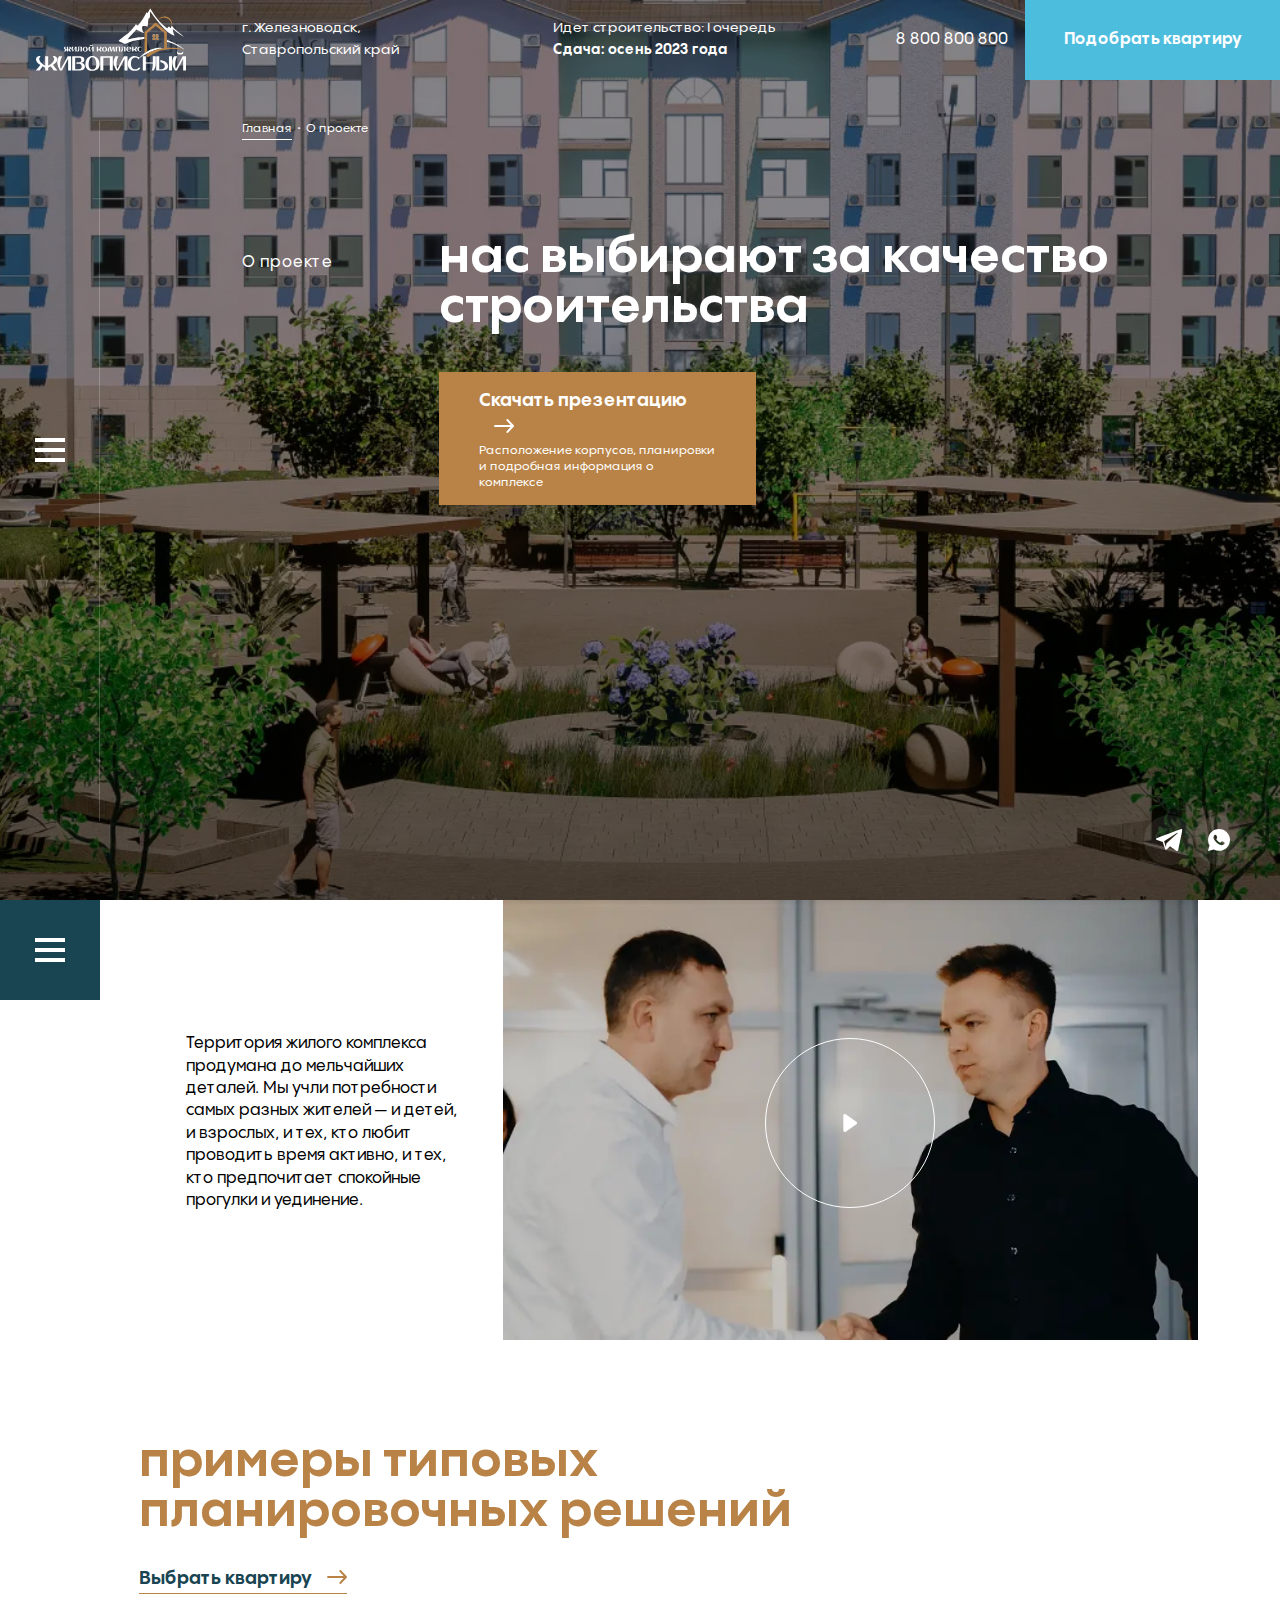
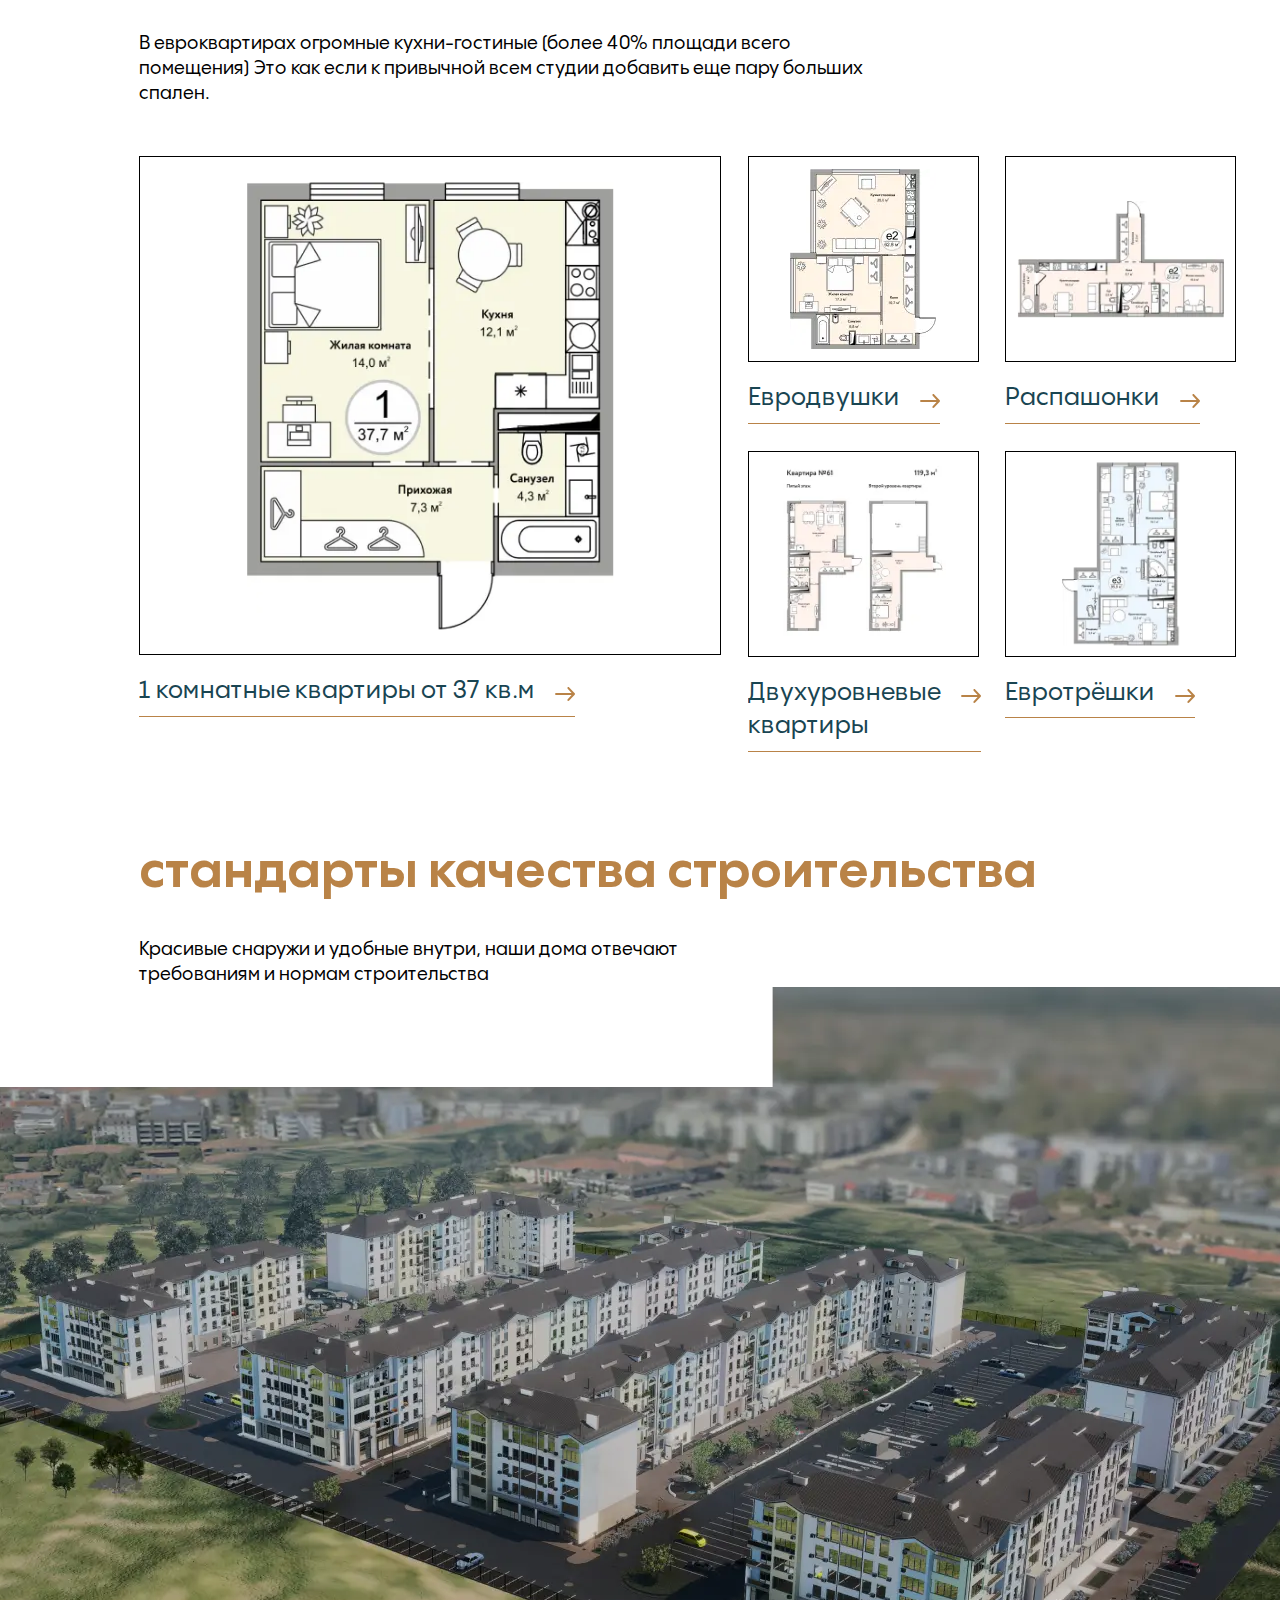
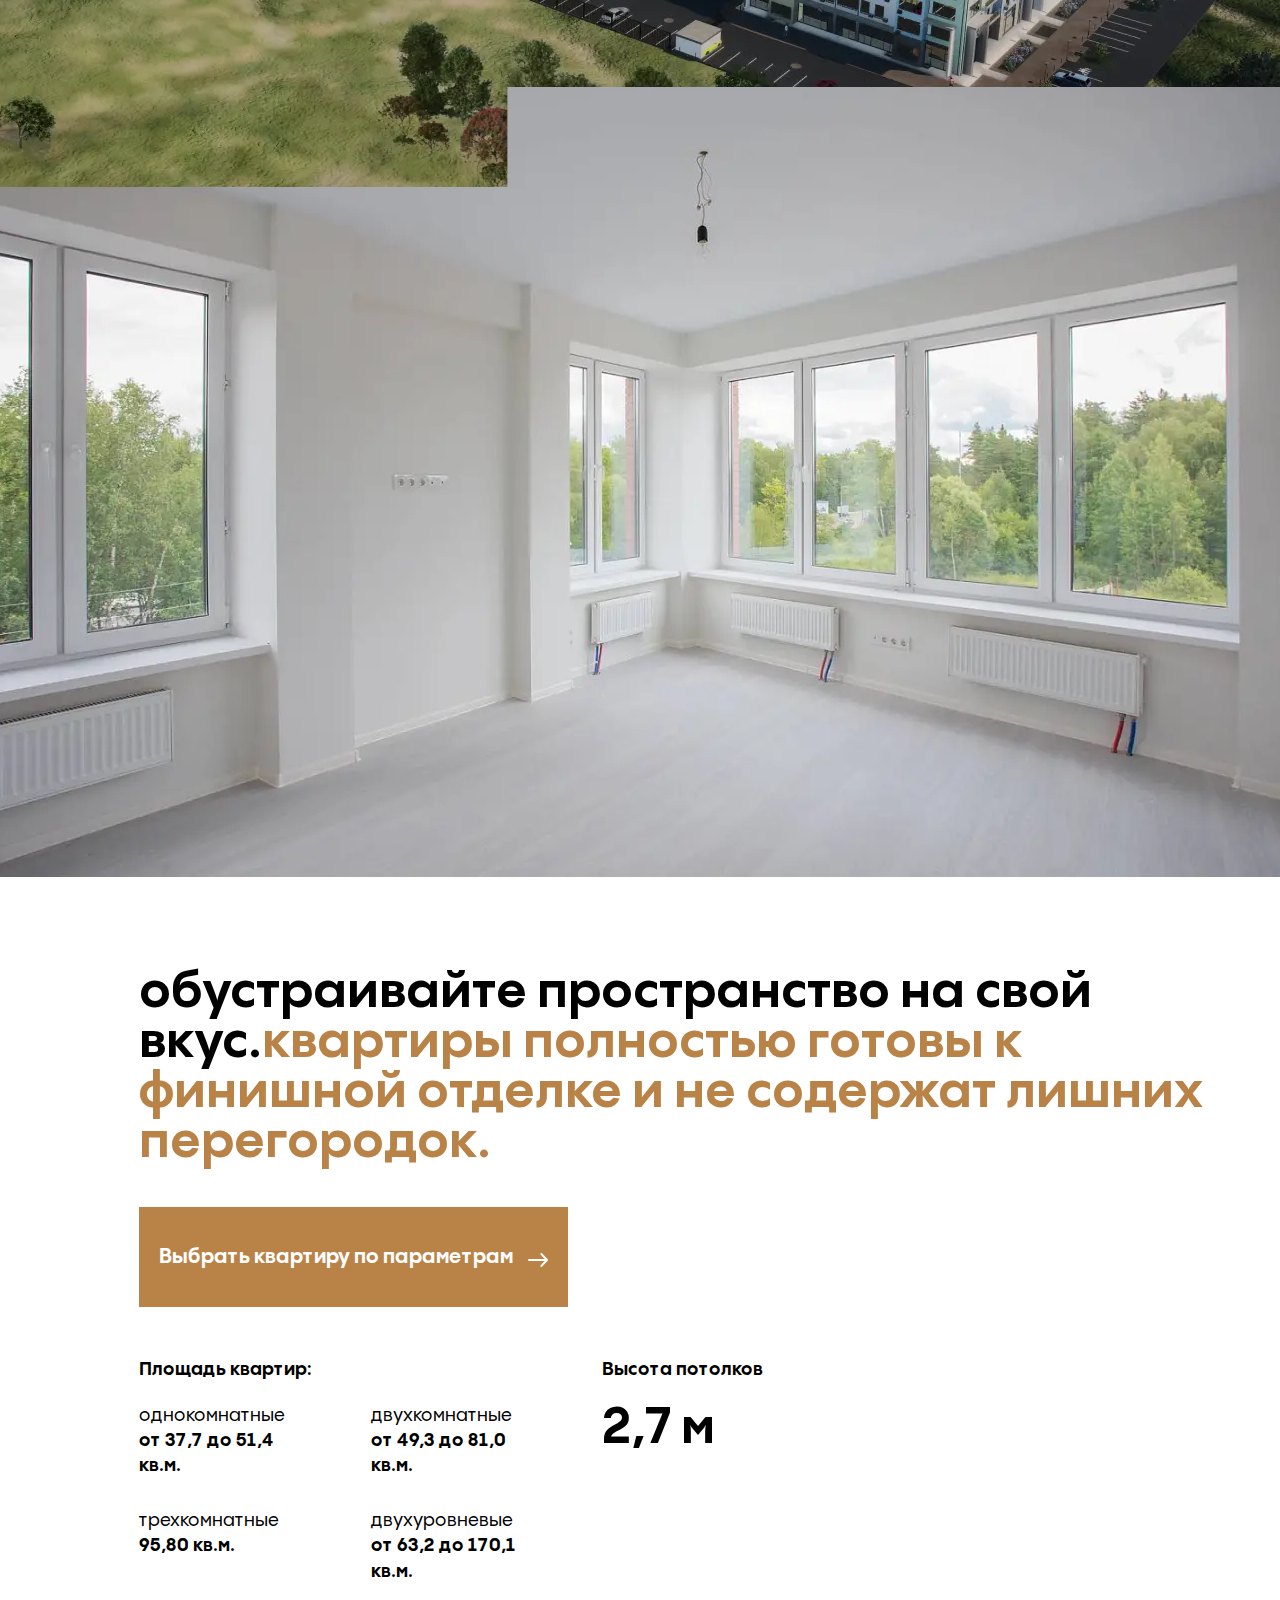
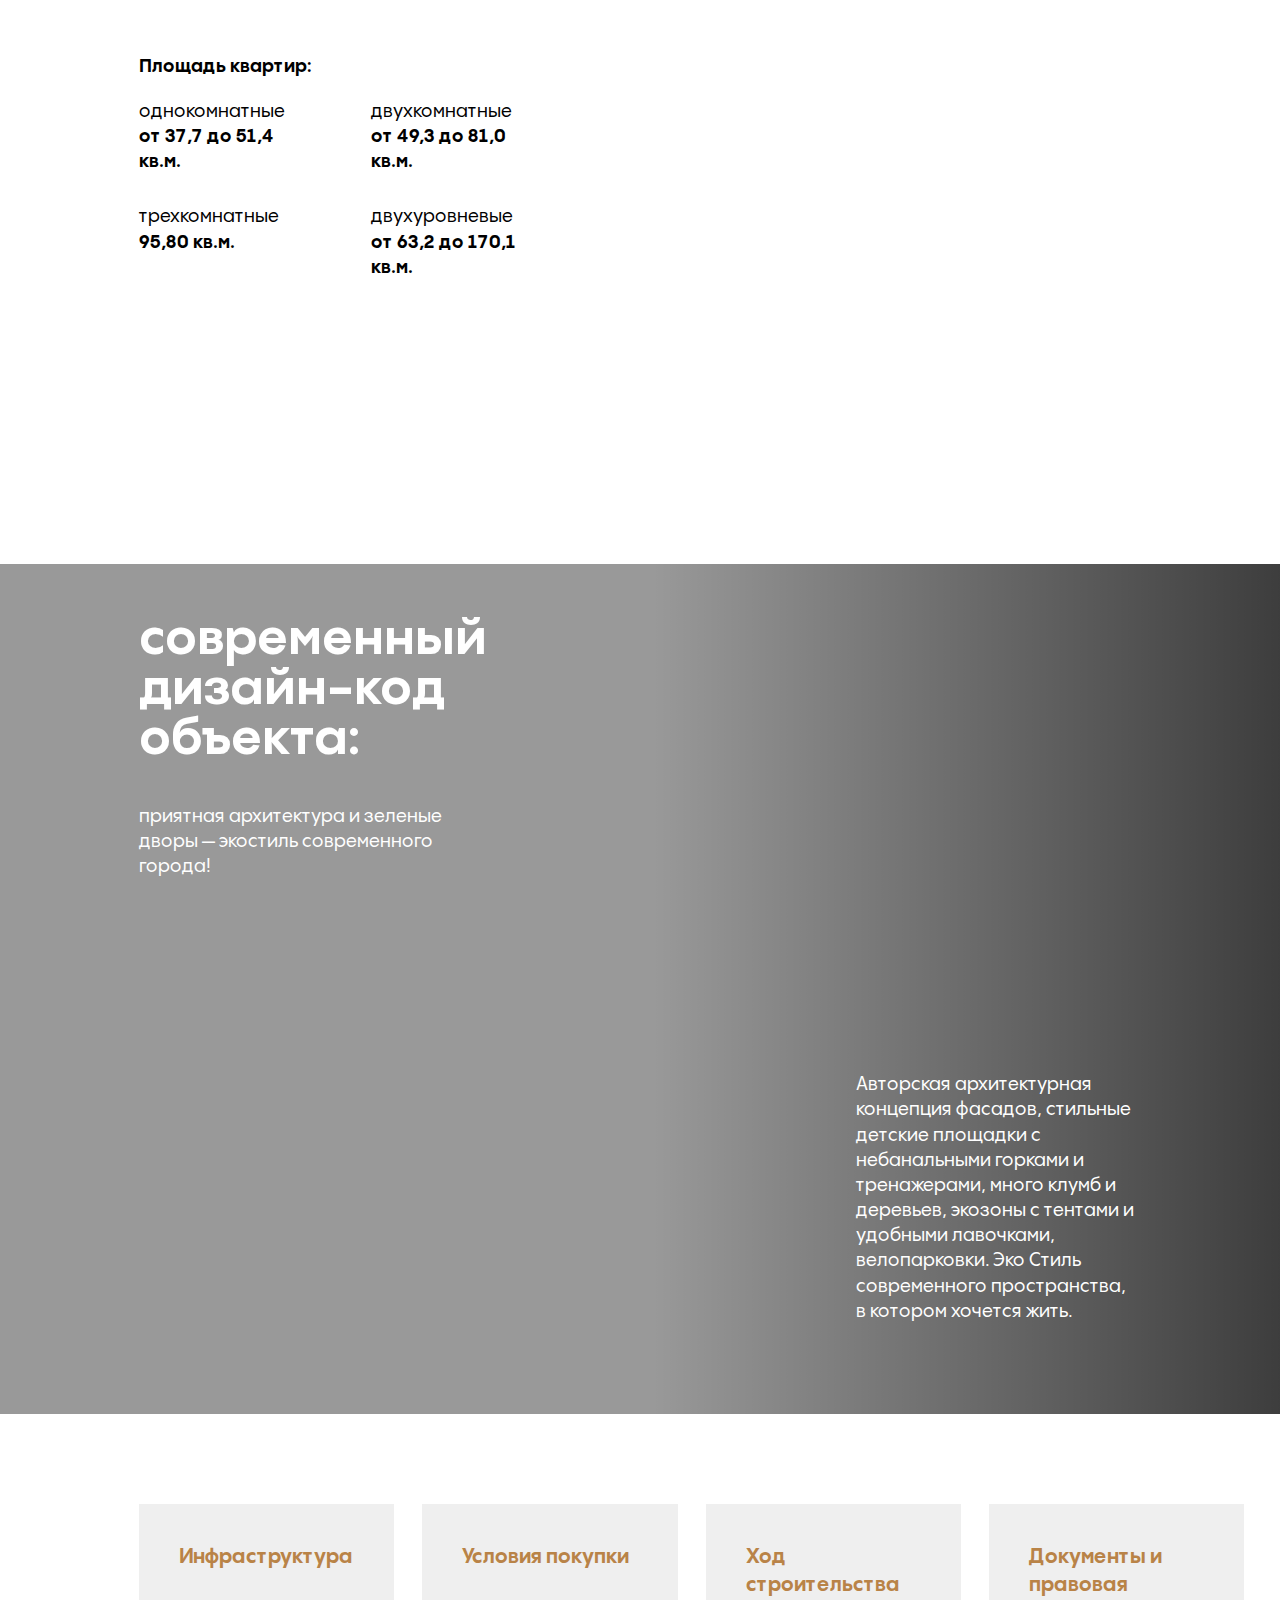
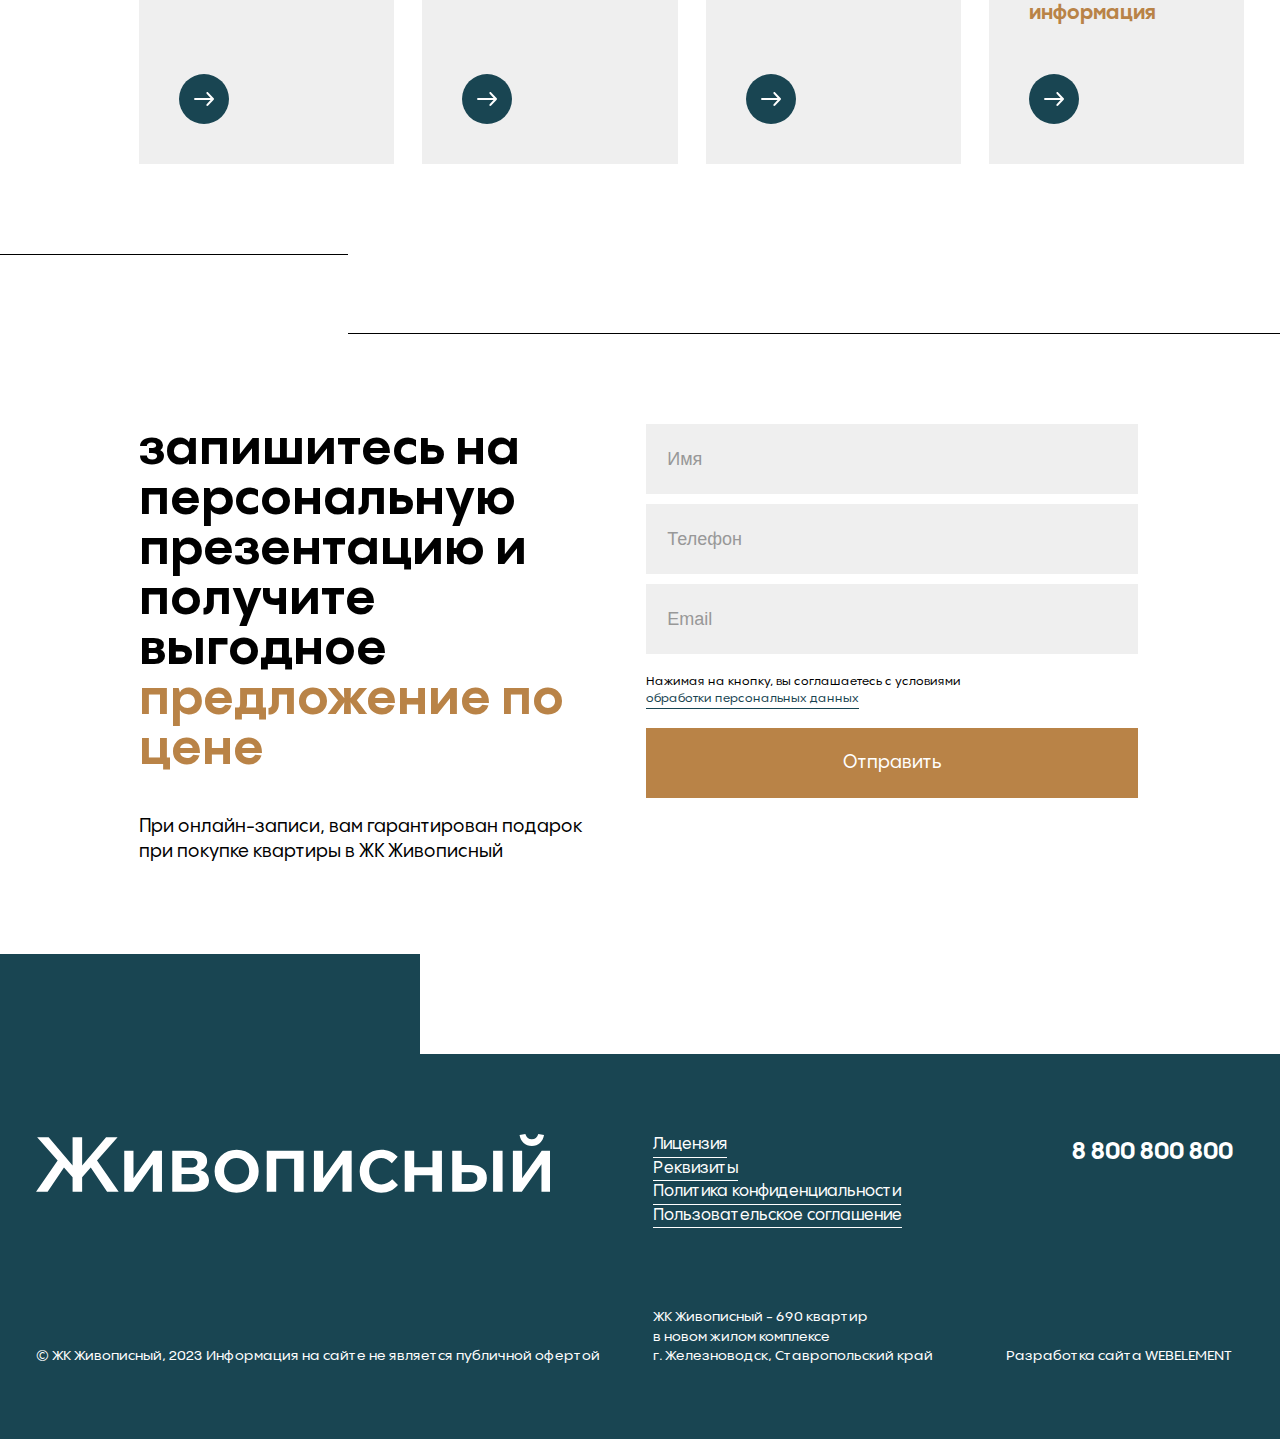
<file: about.html>
<!DOCTYPE html><html lang="ru"><head lang="ru"><meta charset="UTF-8"><meta http-equiv="X-UA-Compatible" content="IE=edge"><meta name="viewport" content="initial-scale=1.0, width=device-width"><meta name="mobile-web-app-capable" content="yes"><meta name="application-name" content=""><meta name="apple-mobile-web-app-capable" content="yes"><meta name="apple-mobile-web-app-status-bar-style" content="black-translucent"><meta name="apple-mobile-web-app-title" content=""><meta name="msapplication-TileImage" content="./images/favicons/mstile-144x144.png"><meta name="msapplication-config" content="./images/favicons/browserconfig.xml"><title>О проекте</title><link rel="shortcut icon" href="/images/favicons/favicon.ico"><link rel="icon" type="image/png" sizes="16x16" href="./images/favicons/favicon-16x16.png"><link rel="icon" type="image/png" sizes="32x32" href="./images/favicons/favicon-32x32.png"><link rel="icon" type="image/png" sizes="48x48" href="./images/favicons/favicon-48x48.png"><link rel="manifest" href="/images/favicons/manifest.json"><link rel="apple-touch-icon" sizes="57x57" href="./images/favicons/apple-touch-icon-57x57.png"><link rel="apple-touch-icon" sizes="60x60" href="./images/favicons/apple-touch-icon-60x60.png"><link rel="apple-touch-icon" sizes="72x72" href="./images/favicons/apple-touch-icon-72x72.png"><link rel="apple-touch-icon" sizes="76x76" href="./images/favicons/apple-touch-icon-76x76.png"><link rel="apple-touch-icon" sizes="114x114" href="./images/favicons/apple-touch-icon-114x114.png"><link rel="apple-touch-icon" sizes="120x120" href="./images/favicons/apple-touch-icon-120x120.png"><link rel="apple-touch-icon" sizes="144x144" href="./images/favicons/apple-touch-icon-144x144.png"><link rel="apple-touch-icon" sizes="152x152" href="./images/favicons/apple-touch-icon-152x152.png"><link rel="apple-touch-icon" sizes="167x167" href="./images/favicons/apple-touch-icon-167x167.png"><link rel="apple-touch-icon" sizes="180x180" href="./images/favicons/apple-touch-icon-180x180.png"><link rel="apple-touch-icon" sizes="1024x1024" href="./images/favicons/apple-touch-icon-1024x1024.png"><link rel="icon" type="image/png" sizes="228x228" href="./images/favicons/coast-228x228.png"><link rel="yandex-tableau-widget" href="./images/favicons/yandex-browser-manifest.json"><link rel="preload" as="font" href="./css/fonts.css"><link rel="stylesheet" href="./css/main.css"></head><body><header class="s-header"><div class="s-header__container"><button class="burger-menu js-menu-open s-header__burger-menu"><span class="burger-menu__line"></span></button><a class="s-header__logo" href="homepage.html"><svg class="s-header__logo-img" width="169" height="71" viewBox="0 0 169 71" fill="none" xmlns="http://www.w3.org/2000/svg">
<path d="M168.845 70.4274C168.426 70.4222 168.007 70.417 167.588 70.417C167.032 70.417 166.482 70.417 165.927 70.417C165.843 70.417 165.759 70.4117 165.675 70.4065C165.612 70.4012 165.55 70.3384 165.544 70.2755C165.539 70.1078 165.534 69.9402 165.534 69.7725C165.534 65.8641 165.534 61.9608 165.534 58.0523C165.534 57.8847 165.529 57.717 165.523 57.5494C165.523 57.5389 165.513 57.5179 165.502 57.5127C165.466 57.4865 165.44 57.497 165.419 57.5284C165.335 57.6751 165.251 57.8166 165.172 57.9633C163.208 61.6412 161.243 65.3192 159.278 69.0024C159.048 69.432 158.817 69.8564 158.587 70.286C158.545 70.3646 158.471 70.4065 158.382 70.4065C157.743 70.4065 157.109 70.4065 156.47 70.4065C156.381 70.4065 156.308 70.375 156.281 70.2807C156.198 69.9873 156.056 69.7254 155.92 69.4529C155.49 68.5989 155.061 67.7502 154.668 66.8805C154.097 65.6178 153.714 64.308 153.494 62.9458C153.326 61.8979 153.274 60.8448 153.368 59.7865C153.426 59.1526 153.573 58.5291 153.751 57.9161C154.102 56.7058 154.605 55.5584 155.186 54.4372C155.202 54.4058 155.223 54.3796 155.239 54.3534C155.281 54.2958 155.333 54.2643 155.406 54.2591C155.475 54.2591 155.543 54.2539 155.606 54.2539C156.596 54.2539 157.581 54.2539 158.571 54.2539C158.639 54.2539 158.702 54.2591 158.77 54.2643C158.812 54.2696 158.843 54.3377 158.822 54.3848C158.786 54.4582 158.749 54.5368 158.712 54.6101C158.304 55.3646 157.963 56.1452 157.67 56.9468C157.287 58.0052 156.989 59.0845 156.811 60.1952C156.68 61.0073 156.585 61.8246 156.58 62.6472C156.575 63.1658 156.57 63.6845 156.59 64.2085C156.643 65.4344 156.774 66.6499 157.083 67.8393C157.146 68.0803 157.23 68.316 157.308 68.557C157.314 68.5675 157.376 68.5728 157.387 68.5623C157.444 68.4837 157.507 68.3999 157.555 68.316C158.099 67.2944 158.639 66.278 159.184 65.2563C161.065 61.725 162.946 58.1885 164.832 54.6573C164.879 54.5682 164.926 54.4792 164.979 54.3953C165.026 54.322 165.083 54.2696 165.183 54.2696C165.319 54.2696 165.45 54.2643 165.586 54.2643C166.524 54.2643 167.462 54.2643 168.4 54.2643C168.552 54.2643 168.704 54.2853 168.85 54.2329C168.845 59.6346 168.845 65.031 168.845 70.4274Z" fill="white"/>
<path d="M129.042 49.287C128.487 49.4809 127.958 49.7219 127.424 49.9734C126.439 50.4397 125.48 50.9531 124.526 51.4823C123.18 52.2315 121.849 53.0069 120.555 53.8399C120.413 53.929 120.282 54.0338 120.146 54.1333C120.094 54.1752 120.125 54.2172 120.162 54.2538L120.172 54.2434C120.151 54.2224 120.12 54.1753 120.11 54.1805C120.031 54.2119 119.958 54.2434 119.889 54.2853C119.654 54.4372 119.423 54.5996 119.193 54.7516C119.098 54.8144 118.994 54.8668 118.894 54.9245C118.884 54.8668 118.873 54.804 118.863 54.7463C118.92 54.6887 118.978 54.6258 119.041 54.5787C119.434 54.28 119.832 53.9866 120.225 53.688C120.309 53.667 120.356 53.6199 120.377 53.5361C120.455 53.4889 120.466 53.4575 120.408 53.4679C120.387 53.4732 120.377 53.5046 120.361 53.5203C120.314 53.4994 120.272 53.5099 120.235 53.5361C119.832 53.7666 119.444 54.0286 119.077 54.3167C118.433 54.8144 117.789 55.3174 117.155 55.8309C116.662 56.229 116.232 56.6953 115.819 57.1773C115.546 57.4917 115.284 57.8165 115.022 58.1361C115.001 58.0575 114.98 57.9737 114.954 57.8951C115.007 57.7903 115.064 57.6908 115.117 57.586C115.179 57.4603 115.169 57.3817 115.059 57.2716C114.346 56.5224 113.498 56.0195 112.492 55.7837C112.476 55.7785 112.46 55.7785 112.445 55.7732C111.26 55.6265 110.139 55.7889 109.128 56.47C108.735 56.732 108.4 57.0568 108.127 57.4498C107.876 57.8061 107.672 58.1938 107.514 58.5972C107.163 59.4931 106.954 60.4204 106.891 61.3792C106.875 61.6464 106.854 61.9136 106.839 62.1808C106.786 63.2077 106.854 64.2241 107.095 65.2248C107.21 65.6964 107.368 66.1574 107.598 66.587C108.243 67.8183 109.243 68.5937 110.6 68.8923C110.862 68.9499 111.129 68.9709 111.397 68.9814C111.999 68.9971 112.602 68.9499 113.188 68.7875C114.273 68.4889 115.169 67.9021 115.871 67.0271C115.913 66.9747 115.95 66.9224 115.991 66.87C116.039 66.8123 116.117 66.7966 116.17 66.8333C116.536 67.1005 116.903 67.3624 117.265 67.6297C117.317 67.6716 117.327 67.7397 117.286 67.8078C116.683 68.8137 115.84 69.5577 114.771 70.0397C114.221 70.2912 113.644 70.4536 113.042 70.5479C112.832 70.5479 112.617 70.5322 112.424 70.6422C111.721 70.6422 111.014 70.6422 110.312 70.6422C110.082 70.5374 109.835 70.5427 109.594 70.5479C108.452 70.396 107.389 69.9978 106.404 69.4058C105.33 68.7561 104.523 67.8602 103.999 66.7128C103.611 65.8535 103.354 64.9576 103.255 64.0146C103.213 63.5954 103.176 63.1815 103.176 62.7624C103.192 60.4257 103.957 58.3562 105.471 56.5905C106.634 55.2336 108.122 54.411 109.893 54.1281C111.507 53.8714 113.063 54.0757 114.53 54.8197C114.781 54.9454 115.033 55.0816 115.279 55.2231C115.515 55.3541 115.73 55.5113 115.929 55.6946C116.259 55.9985 116.191 56.0299 116.521 55.637C117.207 54.8302 117.94 54.0757 118.711 53.3527C119.261 52.834 119.837 52.352 120.45 51.9119C120.885 51.5975 121.315 51.2779 121.744 50.9583C121.875 50.8588 121.996 50.7435 122.121 50.6335C122.315 50.5706 122.462 50.4292 122.63 50.3244C123.342 49.8581 124.044 49.3761 124.804 48.9989C124.877 48.9622 124.935 48.8993 124.998 48.8469C125.234 48.7945 125.422 48.6531 125.632 48.5483C126.229 48.2497 126.821 47.9405 127.429 47.6524C128.429 47.1808 129.462 46.7984 130.504 46.4264C132.815 45.6091 135.178 45.017 137.614 44.7498C138.415 44.6608 139.217 44.6503 140.019 44.6974C140.338 44.7184 140.647 44.7813 140.957 44.8651C141.25 44.9489 141.528 45.0537 141.763 45.258C141.884 45.3628 142.025 45.3995 142.177 45.4152C142.114 45.4414 142.057 45.4728 141.994 45.4886C141.391 45.6353 140.778 45.6929 140.171 45.7924C139.825 45.8501 139.479 45.892 139.133 45.9601C138.625 46.0649 138.122 46.1801 137.619 46.3007C136.582 46.5521 135.555 46.8403 134.528 47.1546C133.265 47.5424 132.05 48.0558 130.829 48.5588C130.289 48.7841 129.755 49.0198 129.2 49.198C129.142 49.2032 129.074 49.2189 129.042 49.287Z" fill="white"/>
<path d="M61.7233 70.5427C60.3506 70.3698 59.0984 69.893 57.9877 69.0548C57.3485 68.5727 56.8455 67.9755 56.4788 67.2629C56.0911 66.5137 55.8396 65.7173 55.7034 64.8843C55.5462 63.936 55.5409 62.9772 55.63 62.0289C55.761 60.5619 56.1697 59.1735 56.9136 57.8847C57.1808 57.4184 57.4899 56.9835 57.8253 56.5644C58.7212 55.4641 59.8686 54.7464 61.2151 54.3325C61.8595 54.1386 62.5196 54.0338 63.1903 54.0181C63.9447 54.0024 64.6992 54.0443 65.4327 54.2329C66.8996 54.6101 68.1571 55.3331 69.142 56.4963C70.0904 57.6175 70.7243 58.8958 71.0911 60.3104C71.374 61.4054 71.4683 62.5214 71.4264 63.6478C71.4002 64.3866 71.3006 65.1148 71.1015 65.8274C70.9967 66.1994 70.8605 66.5556 70.7033 66.9119C70.2737 67.8916 69.6136 68.6723 68.7334 69.2696C67.9056 69.8302 66.994 70.2022 66.0247 70.4222C65.8151 70.4694 65.5951 70.4956 65.3803 70.5322C65.134 70.5322 64.8878 70.5217 64.6572 70.6318C63.8871 70.6318 63.1169 70.6318 62.3467 70.6318C62.1529 70.5217 61.9381 70.5375 61.7233 70.5427ZM67.7903 63.2863C67.8008 62.5109 67.7222 61.6465 67.586 60.782C67.4393 59.8703 67.2088 58.9797 66.8682 58.1204C66.732 57.7746 66.5643 57.4498 66.3652 57.1407C66.0771 56.7006 65.7313 56.3181 65.3069 56.009C64.28 55.265 62.7868 55.2441 61.7233 56.009C61.4351 56.2186 61.1836 56.4596 60.9583 56.732C60.6073 57.1669 60.3453 57.6489 60.1358 58.1676C59.7271 59.184 59.4861 60.2423 59.3446 61.3269C59.2241 62.2752 59.1927 63.2287 59.2294 64.1875C59.2556 64.8424 59.3551 65.4868 59.5385 66.1155C59.7062 66.6814 59.9472 67.2158 60.3087 67.6873C60.9007 68.468 61.6604 68.9657 62.6297 69.1543C63.1117 69.2486 63.5989 69.2591 64.0809 69.2015C65.0135 69.0967 65.8099 68.7037 66.4438 68.0017C66.7372 67.6768 66.9782 67.3153 67.1668 66.9171C67.4236 66.367 67.5755 65.7855 67.6751 65.1882C67.7798 64.5909 67.7956 63.9884 67.7903 63.2863Z" fill="white"/>
<path d="M109.516 70.6318C109.542 70.6003 109.573 70.5689 109.6 70.5375L109.516 70.6318Z" fill="#BA854A"/>
<path d="M122.085 34.9996C121.299 35.0258 120.513 35.1044 119.732 35.1882C119.366 35.2301 118.999 35.2668 118.632 35.3087C117.935 35.382 117.238 35.4868 116.542 35.5916C115.745 35.7121 114.959 35.8536 114.168 36.0055C112.754 36.278 111.355 36.608 109.961 36.98C107.064 37.7607 104.229 38.7247 101.463 39.8773C101.217 39.9821 100.965 40.0764 100.714 40.1707C100.572 40.2231 100.426 40.265 100.279 40.3017C100.064 40.3541 99.8494 40.3436 99.6345 40.2912C99.3726 40.2231 99.1263 40.1236 98.8853 40.0083C98.1099 39.652 97.3345 39.301 96.5643 38.929C95.4798 38.4051 94.4005 37.8707 93.316 37.3415C93.2112 37.2891 93.1117 37.2315 93.0121 37.1634C92.9912 37.1529 92.9807 37.0953 92.9912 37.0743C93.0331 37.0062 93.0855 36.9381 93.1431 36.8752C93.7771 36.2046 94.432 35.5549 95.1183 34.9419C96.1504 34.0094 97.2402 33.1449 98.3562 32.3171C99.3359 31.5888 100.326 30.871 101.311 30.1428C102.443 29.3045 103.543 28.4295 104.601 27.497C106.377 25.9252 107.975 24.191 109.437 22.3258C110.406 21.0841 111.318 19.8005 112.172 18.4802C112.261 18.3387 112.361 18.2025 112.45 18.0663C112.471 18.0349 112.56 18.0244 112.581 18.0558C112.633 18.1187 112.691 18.1816 112.733 18.2549C112.953 18.6112 113.168 18.9727 113.382 19.329C113.45 19.4442 113.513 19.5647 113.581 19.68C113.623 19.7481 113.718 19.7795 113.801 19.7376C113.985 19.6538 114.168 19.57 114.341 19.4704C114.676 19.2766 114.975 19.0303 115.263 18.7736C115.777 18.3125 116.243 17.8148 116.688 17.2857C117.448 16.3897 118.134 15.4414 118.794 14.4722C119.989 12.7118 121.079 10.8833 122.116 9.02859C122.792 7.81308 123.442 6.58709 124.065 5.34539C124.102 5.27204 124.139 5.19345 124.175 5.1201C124.243 4.98912 124.322 4.96293 124.463 5.04675C124.589 5.12534 124.715 5.21441 124.83 5.30872C124.951 5.40302 125.061 5.50781 125.176 5.59688C125.239 5.64403 125.323 5.67546 125.396 5.71214C125.433 5.72786 125.459 5.71738 125.485 5.68594C125.564 5.5602 125.653 5.43446 125.726 5.30348C126.318 4.27134 126.905 3.23921 127.492 2.20708C127.717 1.81413 127.947 1.42643 128.183 1.03872C128.262 0.907743 128.351 0.78724 128.435 0.666738C128.461 0.630063 128.534 0.635302 128.566 0.677216C128.623 0.755805 128.686 0.839633 128.739 0.923461C129.095 1.46834 129.456 2.01323 129.807 2.56335C130.688 3.93079 131.557 5.30348 132.443 6.66044C133.679 8.55705 134.994 10.396 136.419 12.1564C136.618 12.4027 136.818 12.6489 137.027 12.8952C137.09 12.9685 137.174 13.0314 137.247 13.0995C137.279 13.1938 137.341 13.2619 137.42 13.3143C137.467 13.4453 137.567 13.5396 137.656 13.6391C138.169 14.2154 138.672 14.797 139.196 15.3628C141.617 17.972 144.252 20.3506 147.024 22.5773C147.102 22.6402 147.181 22.703 147.265 22.7607C147.338 22.8131 147.417 22.8131 147.506 22.7869C147.668 22.7345 147.804 22.6349 147.92 22.5144C148.103 22.3206 148.281 22.1162 148.454 21.9172C148.653 21.6919 148.842 21.4561 149.041 21.2308C149.161 21.0946 149.297 20.9636 149.465 20.885C149.507 20.8641 149.565 20.8641 149.607 20.8745C149.669 20.8955 149.727 20.9322 149.779 20.9741C150.01 21.1679 150.24 21.3618 150.461 21.5661C150.66 21.7443 150.843 21.9381 151.042 22.1215C151.189 22.2577 151.346 22.3834 151.535 22.462C151.592 22.4882 151.681 22.4568 151.707 22.4044C151.728 22.3573 151.749 22.3153 151.77 22.2682C151.901 21.9067 152.032 21.5452 152.158 21.1784C152.331 20.6702 152.493 20.162 152.661 19.6538C152.74 19.6852 152.782 19.7533 152.829 19.8162C152.865 19.8686 152.907 19.9158 152.949 19.9629C152.975 20.0834 153.043 20.1777 153.112 20.272C153.421 20.7278 153.767 21.1627 154.128 21.5818C155.013 22.614 155.983 23.5623 156.983 24.4844C158.388 25.7785 159.849 27.0097 161.332 28.22C162.579 29.2364 163.831 30.2476 165.073 31.2692C165.408 31.5469 165.722 31.8508 166.047 32.1442C166.084 32.1756 166.1 32.2228 166.126 32.2699C166.131 32.2804 166.126 32.3014 166.115 32.3066C166.105 32.3171 166.084 32.3328 166.074 32.3328C166.011 32.3171 165.943 32.3014 165.885 32.2752C165.461 32.0813 165.052 31.8403 164.654 31.5993C163.794 31.0754 162.961 30.5148 162.134 29.9437C159.671 28.2305 157.266 26.4386 154.94 24.542C154.631 24.2905 154.322 24.0286 154.013 23.7718C153.992 23.7561 153.95 23.7666 153.918 23.7666C153.908 23.7666 153.897 23.7876 153.892 23.798C153.887 23.8138 153.887 23.8295 153.882 23.8452C153.882 23.8609 153.882 23.8766 153.882 23.8976C153.95 25.5689 154.228 27.1931 154.94 28.7229C155.076 29.0111 155.202 29.3045 155.328 29.5927C155.454 29.8861 155.564 30.1847 155.637 30.4938C155.663 30.6091 155.668 30.7243 155.679 30.8396C155.684 30.913 155.626 30.9758 155.558 30.9601C155.38 30.9234 155.197 30.892 155.019 30.8501C154.348 30.6929 153.709 30.4414 153.085 30.148C152.399 29.8284 151.749 29.4564 151.11 29.0478C149.879 28.2619 148.726 27.3712 147.616 26.4282C145.866 24.9402 144.226 23.3318 142.644 21.6657C140.736 19.659 138.924 17.5738 137.174 15.431C134.187 11.7844 131.358 8.02265 128.702 4.13512C128.634 4.04082 128.56 3.95175 128.487 3.85744C128.482 3.8522 128.456 3.86268 128.44 3.86792C128.382 3.89936 128.409 3.82601 128.403 3.88888C128.393 3.98842 128.377 4.08797 128.372 4.18752C128.351 5.16202 128.34 6.13128 128.309 7.10578C128.283 7.94406 128.241 8.78234 128.194 9.61538C128.178 9.8983 128.136 10.1812 128.105 10.4641C128.073 10.7628 127.942 11.009 127.701 11.1872C127.555 11.2972 127.397 11.3967 127.245 11.4963C127.104 11.5906 126.962 11.6744 126.826 11.774C126.701 11.863 126.622 11.9888 126.601 12.1512C126.538 12.5494 126.465 12.9423 126.412 13.3405C126.313 14.1211 126.224 14.9018 126.135 15.6877C126.082 16.1383 126.046 16.5888 125.998 17.0394C125.946 17.5214 125.894 18.0034 125.847 18.4907C125.799 18.957 125.752 19.4233 125.7 19.8896C125.668 20.1568 125.637 20.424 125.6 20.6859C125.59 20.775 125.511 20.8326 125.422 20.8117C124.982 20.7174 124.537 20.6231 124.097 20.5183C123.578 20.3925 123.054 20.2825 122.52 20.2039C122.085 20.1358 121.65 20.1306 121.215 20.1515C120.964 20.162 120.717 20.2301 120.482 20.3139C119.837 20.5445 119.481 21.016 119.366 21.6814C119.318 21.9643 119.308 22.2472 119.324 22.5354C119.355 23.0907 119.465 23.6304 119.607 24.1648C119.701 24.5368 119.816 24.9088 119.916 25.2755C120.057 25.7942 120.272 26.2867 120.534 26.753C120.691 27.0307 120.848 27.3083 121 27.586C121.089 27.7484 121.178 27.9056 121.205 28.0942C121.21 28.1361 121.163 28.1938 121.115 28.1885C121.032 28.1781 120.948 28.1781 120.869 28.1519C120.628 28.0733 120.408 27.9528 120.193 27.8218C119.827 27.586 119.439 27.3869 119.046 27.2036C117.076 26.2762 115.106 25.3593 113.131 24.4372C113.042 24.3953 112.947 24.3586 112.853 24.3272C112.827 24.3167 112.785 24.3272 112.759 24.3429C112.717 24.3691 112.68 24.4058 112.649 24.4425C111.549 25.7051 110.391 26.9206 109.259 28.1571C108.117 29.404 106.969 30.651 105.838 31.9137C105.225 32.6 104.633 33.3073 104.041 34.0146C103.774 34.3342 103.533 34.68 103.286 35.0205C103.229 35.0991 103.176 35.1882 103.134 35.2825C103.113 35.3244 103.092 35.3873 103.108 35.4187C103.124 35.4449 103.192 35.4659 103.234 35.4606C103.548 35.4082 103.863 35.3611 104.172 35.2877C105.131 35.0624 106.095 34.8267 107.053 34.5909C108.421 34.2556 109.793 33.9622 111.177 33.716C112.151 33.5431 113.126 33.3911 114.105 33.2601C114.834 33.1606 115.567 33.0925 116.301 33.0191C116.882 32.9615 117.469 32.9143 118.051 32.8672C118.15 32.8567 118.25 32.8515 118.349 32.8462C119.586 32.7886 120.827 32.71 122.064 32.7153C122.116 33.4645 122.116 34.2346 122.085 34.9996Z" fill="white"/>
<path d="M122.085 34.9996C122.111 34.2294 122.116 33.4592 122.085 32.6943C122.095 32.4952 122.106 32.2909 122.111 32.0918C122.116 30.5672 122.111 29.0426 122.116 27.5127C122.116 27.015 122.09 27.0621 122.462 26.7425C123.18 26.1348 123.898 25.5323 124.615 24.9245C125.202 24.4268 125.789 23.9238 126.37 23.4208C127.324 22.6035 128.278 21.781 129.226 20.9584C129.86 20.4083 130.483 19.8529 131.117 19.3028C131.61 18.8732 132.107 18.454 132.61 18.0349C133.255 17.4952 133.91 16.9713 134.512 16.395C134.596 16.3164 134.675 16.3112 134.779 16.3898C134.942 16.5103 135.099 16.6308 135.251 16.7617C136.063 17.4638 136.875 18.1659 137.687 18.8679C138.117 19.2399 138.562 19.6014 138.971 19.9944C139.259 20.272 139.584 20.5183 139.888 20.7803C140.317 21.1522 140.752 21.5242 141.182 21.8962C142.355 22.9231 143.529 23.9448 144.703 24.9717C145.41 25.5899 146.122 26.2029 146.825 26.8211C147.275 27.2193 147.207 27.1093 147.212 27.6751C147.217 30.2423 147.217 32.8043 147.223 35.3716C147.223 35.5707 147.233 35.775 147.238 35.9741C147.238 36.5923 147.238 37.2106 147.238 37.8288C147.233 37.9807 147.223 38.1274 147.223 38.2794C147.223 40.3751 147.223 42.4655 147.228 44.5612C147.228 44.6608 147.228 44.7603 147.228 44.8651C147.228 44.8965 147.238 44.9332 147.238 44.9647C147.244 45.0118 147.301 45.0537 147.343 45.0485C147.899 44.9332 148.464 44.8337 149.03 44.8022C149.832 44.7551 150.633 44.687 151.44 44.687C152.562 44.687 153.683 44.7132 154.804 44.7603C155.606 44.797 156.407 44.8756 157.209 44.9018C157.261 44.9018 157.308 44.9123 157.361 44.9175C157.879 44.9699 158.393 45.0223 158.911 45.0747C159.346 45.1166 159.781 45.148 160.211 45.2109C161.007 45.3262 161.804 45.4257 162.595 45.5672C163.533 45.7348 164.47 45.9234 165.387 46.1854C165.529 46.2273 165.681 46.2535 165.827 46.2849C165.901 46.3164 165.979 46.3426 166.053 46.374C166.246 46.4683 166.435 46.5626 166.65 46.5836L166.639 46.5783C166.676 46.6517 166.76 46.6517 166.823 46.6884C166.87 46.7355 166.865 46.6465 166.865 46.7146C166.865 46.7408 166.849 46.7774 166.833 46.7827C166.807 46.7932 166.765 46.7932 166.734 46.7879C166.121 46.7041 165.508 46.615 164.895 46.5312C164.565 46.484 164.229 46.4474 163.899 46.4107C163.417 46.3635 162.935 46.3216 162.448 46.2797C161.798 46.2221 161.149 46.1697 160.499 46.1173C160.468 46.112 160.431 46.1121 160.399 46.1121C159.582 46.0754 158.76 46.0177 157.942 46.0073C156.554 45.9915 155.16 45.9915 153.772 46.0073C152.97 46.0177 152.163 46.0649 151.362 46.1173C150.592 46.1644 149.827 46.2326 149.062 46.3111C148.365 46.3845 147.668 46.484 146.971 46.5731C145.855 46.7093 144.755 46.9032 143.655 47.118C142.471 47.3485 141.302 47.6262 140.139 47.9458C138.573 48.3754 137.022 48.8574 135.497 49.418C134.098 49.9315 132.715 50.4921 131.395 51.1836C131.206 51.2832 130.997 51.3618 130.845 51.5242C130.834 51.5294 130.819 51.5347 130.808 51.5452C130.803 51.5504 130.803 51.5609 130.798 51.5714C130.808 51.5556 130.824 51.5347 130.834 51.519C130.918 51.5085 131.002 51.5085 131.081 51.477C131.206 51.4299 131.327 51.367 131.447 51.3094C132.432 50.8012 133.459 50.3978 134.497 50.0101C135.487 49.6433 136.482 49.2975 137.499 49.0198C137.855 48.9203 138.211 48.8365 138.573 48.7579C138.719 48.7264 138.871 48.7317 139.029 48.716C138.997 48.826 138.908 48.7998 138.85 48.8155C137.163 49.3132 135.513 49.9262 133.915 50.6597C131.903 51.5818 129.965 52.6454 128.115 53.8661C127.738 54.1176 127.371 54.3796 127.062 54.7201C126.795 55.0135 126.46 55.134 126.072 55.1288C125.543 55.1183 125.045 54.9978 124.6 54.6992C124.432 54.5839 124.29 54.4425 124.186 54.2643C124.039 54.0076 123.981 53.7404 124.06 53.4418C124.139 53.1431 124.275 52.8812 124.458 52.6349C124.762 52.2315 125.118 51.8752 125.501 51.5504C126.051 51.0841 126.648 50.6807 127.277 50.3297C127.717 50.0834 128.157 49.8476 128.597 49.6014C128.754 49.5123 128.932 49.4442 129.053 49.2923C129.09 49.2242 129.153 49.2137 129.215 49.1927C129.771 49.0146 130.305 48.7788 130.845 48.5535C132.066 48.0506 133.281 47.5371 134.544 47.1494C135.565 46.8351 136.592 46.5469 137.635 46.2954C138.138 46.1749 138.641 46.0597 139.149 45.9549C139.49 45.8868 139.841 45.8448 140.186 45.7872C140.794 45.6877 141.412 45.6248 142.01 45.4833C142.073 45.4676 142.135 45.4362 142.193 45.41C142.361 45.3943 142.528 45.3838 142.691 45.3628C143.073 45.3209 143.456 45.258 143.838 45.2319C144.247 45.2004 144.242 45.2161 144.247 44.7918C144.247 44.7603 144.247 44.7236 144.247 44.6922C144.263 41.0195 144.236 37.352 144.278 33.6793C144.299 32.0342 144.283 30.3943 144.283 28.7492C144.283 28.6129 144.283 28.482 144.283 28.3457C144.283 28.241 144.242 28.1466 144.168 28.0785C143.995 27.9214 143.822 27.7589 143.644 27.607C143.12 27.1617 142.596 26.7216 142.067 26.2815C140.962 25.3594 139.851 24.4373 138.746 23.5099C137.745 22.6716 136.744 21.8281 135.749 20.9846C135.455 20.7383 135.162 20.4816 134.869 20.2354C134.743 20.1306 134.68 20.1253 134.554 20.2092C134.193 20.4554 133.857 20.7383 133.538 21.0265C132.532 21.9381 131.474 22.7921 130.431 23.6566C129.697 24.2644 128.959 24.8774 128.23 25.4903C127.754 25.8885 127.293 26.3024 126.821 26.7006C126.465 27.0045 126.098 27.3031 125.742 27.6018C125.537 27.7747 125.338 27.9528 125.134 28.1309C125.05 28.3929 125.087 28.6601 125.061 28.9273C125.04 29.1107 125.034 29.294 125.029 29.4774C125.008 31.6569 124.993 33.8365 125.029 36.016C125.034 36.3828 125.061 36.7547 125.061 37.1215C125.071 38.7142 125.076 40.307 125.076 41.8997C125.076 43.5448 125.071 45.1847 125.066 46.8298C125.066 46.9818 125.061 47.1337 125.055 47.2804C125.04 47.7991 125.029 48.3178 125.014 48.8365C124.951 48.8889 124.888 48.9517 124.82 48.9884C124.055 49.3656 123.353 49.8476 122.645 50.3139C122.478 50.424 122.331 50.5602 122.137 50.623C122.085 50.424 122.106 50.2249 122.106 50.0205C122.106 46.7879 122.106 43.5553 122.111 40.3227C122.111 38.7299 122.111 37.1424 122.111 35.5497C122.106 35.3716 122.095 35.183 122.085 34.9996Z" fill="#BA854A"/>
<path d="M10.3419 59.5403C10.3419 57.979 10.3419 56.4229 10.3419 54.8616C10.3419 54.7097 10.3472 54.5577 10.3472 54.411C10.3472 54.3534 10.4153 54.2801 10.4729 54.2748C10.541 54.2696 10.6091 54.2643 10.672 54.2643C11.5784 54.2643 12.4795 54.2643 13.3859 54.2643C13.454 54.2643 13.5169 54.2748 13.585 54.2748C13.6427 54.2801 13.6793 54.322 13.6898 54.3691C13.7055 54.4477 13.7108 54.5368 13.7108 54.6206C13.7108 55.024 13.7108 55.4275 13.7108 55.8256C13.7108 58.6077 13.7108 61.3897 13.7108 64.1718C13.7108 64.3394 13.716 64.5071 13.7212 64.6747C13.7212 64.7324 13.8155 64.7952 13.8627 64.769C13.8941 64.7533 13.9256 64.7428 13.9518 64.7271C15.314 63.957 16.5976 63.082 17.7555 62.0289C18.4051 61.4421 18.971 60.782 19.4477 60.0485C19.7307 59.6084 19.9769 59.1578 20.1498 58.6601C20.307 58.199 20.4118 57.7275 20.396 57.2298C20.3908 56.973 20.3437 56.7268 20.2651 56.491C20.1341 56.0824 19.9036 55.7366 19.5578 55.4798C19.4897 55.4275 19.4215 55.3855 19.3534 55.3384C19.2958 55.2965 19.2591 55.2388 19.2591 55.1707C19.2591 54.804 19.2644 54.432 19.2644 54.0653C19.2644 54.0076 19.343 53.95 19.4058 53.9447C19.7411 53.9238 20.0765 53.9867 20.4065 54.0391C21.2448 54.1753 22.015 54.4896 22.7013 54.9978C23.2148 55.3803 23.5763 55.8728 23.7963 56.4701C24.0164 57.0621 24.0688 57.6751 23.9797 58.3038C23.8697 59.0478 23.592 59.7236 23.1833 60.3471C22.8847 60.8134 22.5284 61.2378 22.1407 61.636C21.3915 62.4061 20.548 63.0715 19.6678 63.6898C19.5316 63.7841 19.3954 63.8889 19.2644 63.9884C19.2225 64.0198 19.2172 64.0775 19.2434 64.1194C19.2696 64.1613 19.2958 64.2032 19.3272 64.2451C19.3796 64.3132 19.432 64.3761 19.4844 64.4442C20.8885 66.257 22.2979 68.075 23.702 69.8878C23.8016 70.0188 23.8959 70.1602 23.9954 70.2965C24.0216 70.3331 23.9849 70.4065 23.943 70.4117C23.8749 70.417 23.8068 70.4222 23.7439 70.4222C22.6385 70.4222 21.533 70.4222 20.4275 70.4222C20.3437 70.4222 20.2598 70.4274 20.176 70.4117C20.1288 70.4065 20.0765 70.3803 20.045 70.3436C19.9455 70.2284 19.8564 70.1131 19.7621 69.9926C18.73 68.6304 17.6978 67.2682 16.6657 65.906C16.6081 65.8274 16.54 65.754 16.4666 65.6807C16.4457 65.6597 16.4037 65.6492 16.3775 65.6597C16.3147 65.6807 16.2518 65.7069 16.1942 65.7383C15.4397 66.1365 14.6853 66.5347 13.9256 66.9329C13.8837 66.9538 13.8365 66.98 13.7998 67.0167C13.7684 67.0481 13.7265 67.0953 13.7212 67.1372C13.7055 67.2525 13.7055 67.373 13.7055 67.4882C13.7055 68.2584 13.7055 69.0286 13.7055 69.804C13.7055 69.9402 13.7055 70.0712 13.7003 70.2074C13.695 70.4117 13.6374 70.417 13.5012 70.4274C13.4855 70.4274 13.4698 70.4274 13.4488 70.4274C12.4953 70.4274 11.5365 70.4274 10.5829 70.4274C10.5305 70.4274 10.4781 70.4327 10.4362 70.4117C10.3943 70.396 10.3472 70.3646 10.3419 70.3069C10.3367 70.1707 10.3262 70.0397 10.3262 69.9035C10.3262 69.0967 10.3262 68.2951 10.3262 67.4882C10.3262 67.373 10.3262 67.2525 10.3157 67.1372C10.3105 67.0953 10.2738 67.0481 10.2424 67.0167C10.2057 66.9853 10.1585 66.9591 10.1166 66.9381C9.34646 66.5347 8.57629 66.126 7.80612 65.7226C7.77468 65.7069 7.74325 65.6912 7.71705 65.6807C7.62799 65.6388 7.57035 65.6545 7.50224 65.7383C7.40794 65.8588 7.31363 65.9741 7.22456 66.0946C6.24482 67.3887 5.25984 68.688 4.2801 69.9821C4.20151 70.0869 4.11245 70.1917 4.03386 70.3017C3.97099 70.3908 3.88716 70.4327 3.77713 70.4274C3.70902 70.4274 3.64091 70.4274 3.57804 70.4274C2.48828 70.4274 1.39851 70.4274 0.308748 70.4274C0.22492 70.4274 0.141092 70.4222 0.0572638 70.4117C0.041546 70.4117 0.0153498 70.3489 0.0258283 70.3279C0.062503 70.2545 0.104417 70.1812 0.15681 70.1183C0.947937 69.0967 1.73382 68.075 2.52495 67.0586C3.21129 66.1732 3.90288 65.2825 4.58922 64.3971C4.66257 64.3028 4.72544 64.2084 4.79355 64.1089C4.81451 64.0775 4.81451 64.0408 4.78307 64.0198C4.70448 63.957 4.63113 63.8941 4.5473 63.8365C3.99718 63.454 3.45754 63.0558 2.93885 62.6262C2.40969 62.1861 1.91196 61.7146 1.46138 61.1906C1.05272 60.7191 0.701692 60.2109 0.439729 59.6451C0.141092 58.9954 -0.0318035 58.3195 0.00487125 57.6017C0.062503 56.5015 0.5026 55.6004 1.41423 54.9507C2.09533 54.4687 2.85503 54.1753 3.68283 54.0495C4.0129 53.9971 4.34297 53.929 4.68353 53.9709C4.7202 53.9762 4.78831 54.0338 4.78831 54.0653C4.78831 54.081 4.79355 54.0967 4.79355 54.1124C4.79355 54.4634 4.79355 54.8145 4.79879 55.1655C4.79879 55.2388 4.76735 55.2965 4.70972 55.3384C4.64161 55.3908 4.56826 55.4327 4.50539 55.4798C4.07053 55.8047 3.82429 56.25 3.70902 56.7739C3.599 57.2769 3.65139 57.7746 3.77713 58.2671C3.92383 58.8382 4.17532 59.3674 4.48443 59.8703C4.97168 60.6615 5.56372 61.3635 6.24482 61.9922C6.72683 62.4376 7.23504 62.8462 7.75897 63.2339C8.47674 63.7631 9.22596 64.2399 9.99613 64.68C10.0695 64.7219 10.1481 64.7533 10.2214 64.79C10.2581 64.8057 10.3367 64.769 10.3367 64.7271C10.3419 64.5752 10.3472 64.4285 10.3472 64.2766C10.3419 62.6943 10.3419 61.1173 10.3419 59.5403Z" fill="white"/>
<path d="M102.961 62.3485C102.961 64.8791 102.961 67.4096 102.961 69.9402C102.961 70.4274 102.982 70.4222 102.506 70.417C101.667 70.417 100.829 70.417 99.9908 70.417C99.907 70.417 99.8231 70.417 99.7393 70.4117C99.645 70.4065 99.5769 70.3488 99.5717 70.265C99.5664 70.2126 99.5664 70.1655 99.5664 70.1131C99.5664 69.9769 99.5664 69.8459 99.5664 69.7097C99.5664 65.8378 99.5664 61.966 99.5664 58.0942C99.5664 57.9266 99.5664 57.7589 99.5612 57.5913C99.5612 57.5651 99.535 57.5389 99.5245 57.5127C99.5088 57.4812 99.4511 57.5127 99.4145 57.5808C99.3202 57.7589 99.2206 57.9318 99.1263 58.1099C97.0306 62.0394 94.9297 65.9688 92.8287 69.8983C92.4987 70.5165 92.6663 70.4065 91.9538 70.417C91.4665 70.4222 90.9845 70.417 90.4973 70.4117C90.4082 70.4117 90.3401 70.375 90.3086 70.2807C90.2248 69.9873 90.0781 69.7254 89.9471 69.4529C89.5437 68.6461 89.1298 67.8392 88.7578 67.0167C88.2496 65.8955 87.8724 64.7428 87.6314 63.5378C87.3904 62.3171 87.2961 61.0806 87.3956 59.8389C87.4375 59.2888 87.558 58.7439 87.6995 58.2095C88.0505 56.8944 88.5902 55.6475 89.2136 54.4425C89.2294 54.411 89.2503 54.3848 89.266 54.3586C89.3079 54.301 89.3603 54.2696 89.4337 54.2643C89.5175 54.2643 89.6013 54.2591 89.6852 54.2591C90.6387 54.2591 91.5975 54.2591 92.551 54.2591C92.6349 54.2591 92.7187 54.2643 92.8025 54.2696C92.8444 54.2696 92.8759 54.3429 92.8549 54.3901C92.813 54.4791 92.7659 54.5734 92.7187 54.6573C92.3205 55.396 91.9852 56.1609 91.7023 56.9521C91.3198 58.0104 91.0264 59.0897 90.8378 60.2004C90.733 60.8134 90.6649 61.4316 90.6335 62.0499C90.5811 63.0034 90.5811 63.957 90.6649 64.9157C90.7068 65.382 90.7383 65.8483 90.8116 66.3146C90.9216 67.0586 91.0736 67.7973 91.3146 68.5151C91.3251 68.5413 91.3513 68.5623 91.3722 68.578C91.3827 68.5832 91.4141 68.578 91.4194 68.5675C91.477 68.4889 91.5399 68.4051 91.587 68.3213C92.1371 67.2891 92.6873 66.2517 93.2374 65.2144C95.1026 61.7093 96.9677 58.2095 98.8329 54.7044C99.1054 54.191 99.0163 54.2643 99.5507 54.2643C100.557 54.2591 101.563 54.2643 102.569 54.2643C102.668 54.2643 102.768 54.2748 102.867 54.2853C102.893 54.2905 102.92 54.3272 102.935 54.3534C102.951 54.3796 102.956 54.4163 102.956 54.4529C102.961 54.6049 102.961 54.7568 102.961 54.9035C102.961 57.3869 102.961 59.8651 102.961 62.3485Z" fill="white"/>
<path d="M39.5193 62.3694C39.5193 64.8319 39.5193 67.2944 39.5193 69.762C39.5193 69.914 39.5193 70.0659 39.5141 70.2126C39.5088 70.3593 39.4564 70.4065 39.2888 70.4117C39.2364 70.4117 39.1892 70.4117 39.1368 70.4117C38.2514 70.4117 37.3607 70.4117 36.4753 70.4117C36.4072 70.4117 36.3391 70.4065 36.2762 70.4065C36.1924 70.4012 36.1295 70.3331 36.1295 70.2388C36.1243 70.1026 36.1243 69.9716 36.1243 69.8354C36.1243 68.5937 36.1243 67.3572 36.1243 66.1155C36.1243 63.433 36.1243 60.7505 36.1243 58.0733C36.1243 57.9056 36.1138 57.7379 36.1138 57.5703C36.1138 57.5231 36.0981 57.5022 36.0509 57.5127C36.0352 57.5179 36.0143 57.5179 36.009 57.5284C35.9409 57.6436 35.8728 57.7589 35.8099 57.8742C34.2329 60.8291 32.6559 63.784 31.0789 66.739C30.513 67.8026 29.942 68.8661 29.3761 69.9297C29.3132 70.0502 29.2451 70.1655 29.1823 70.2807C29.1404 70.3593 29.0775 70.4117 28.9832 70.4117C28.3283 70.4117 27.6786 70.4117 27.0237 70.4065C26.9503 70.4065 26.8927 70.3593 26.877 70.2912C26.7774 69.9507 26.6046 69.6415 26.4474 69.3272C25.9758 68.3998 25.5095 67.4725 25.1061 66.5189C24.6346 65.4187 24.3202 64.2765 24.1159 63.1029C23.9902 62.3904 23.9325 61.6779 23.9168 60.9548C23.8906 60.0065 24.0216 59.0844 24.2678 58.1728C24.6189 56.8735 25.148 55.6475 25.7663 54.4529C25.782 54.4215 25.8029 54.3953 25.8187 54.3691C25.8553 54.3115 25.9077 54.2696 25.9811 54.2643C26.0492 54.2591 26.1173 54.2591 26.1802 54.2591C27.1704 54.2591 28.1554 54.2591 29.1456 54.2591C29.2137 54.2591 29.2818 54.2643 29.3447 54.2696C29.3866 54.2696 29.4337 54.3377 29.4128 54.3743C29.3761 54.4477 29.3447 54.5263 29.3028 54.5996C28.4278 56.2186 27.8358 57.937 27.4743 59.7393C27.3485 60.3628 27.2752 60.9968 27.2175 61.6307C27.1547 62.3694 27.1337 63.1029 27.1599 63.8417C27.1966 65.0153 27.2961 66.1836 27.5476 67.331C27.6314 67.724 27.7258 68.1169 27.862 68.4941C27.8777 68.5361 27.8934 68.557 27.9301 68.5465C27.9615 68.5361 27.9982 68.5308 28.0139 68.5099C28.0925 68.3841 28.1711 68.2531 28.2392 68.1169C28.6321 67.3782 29.0251 66.6394 29.4233 65.9007C31.4037 62.1756 33.3894 58.4505 35.3698 54.7254C35.4117 54.652 35.4537 54.5787 35.4851 54.5001C35.5584 54.3324 35.6737 54.2538 35.8728 54.2538C36.9783 54.2643 38.0838 54.2591 39.1892 54.2591C39.2573 54.2591 39.3255 54.2591 39.3883 54.2748C39.4355 54.2853 39.4826 54.3167 39.4879 54.3743C39.4984 54.5263 39.5036 54.673 39.5036 54.8249C39.5193 57.345 39.5193 59.8598 39.5193 62.3694Z" fill="white"/>
<path d="M40.7086 62.338C40.7086 59.8389 40.7086 57.345 40.7086 54.8459C40.7086 54.6939 40.7139 54.5473 40.7191 54.3953C40.7191 54.3324 40.7872 54.2748 40.8501 54.2696C40.9339 54.2643 41.0177 54.2591 41.1016 54.2591C41.4054 54.2591 41.7041 54.2591 42.008 54.2591C44.1037 54.2591 46.1941 54.2643 48.2898 54.2591C48.8452 54.2591 49.3953 54.2905 49.9454 54.3429C50.6475 54.4163 51.3338 54.563 51.9887 54.8302C52.4079 55.0031 52.8061 55.2179 53.1571 55.506C53.8277 56.0457 54.2154 56.7425 54.3202 57.6017C54.3935 58.1938 54.3516 58.7753 54.1945 59.3464C53.9797 60.1428 53.5029 60.7505 52.7851 61.1592C52.2979 61.4369 51.7739 61.5993 51.2238 61.6884C51.1924 61.6936 51.1662 61.7093 51.14 61.725C51.1505 61.7407 51.1557 61.7565 51.1662 61.7669C51.229 61.8298 51.3129 61.8455 51.3915 61.856C51.7896 61.9136 52.1773 62.0289 52.5493 62.1808C53.0052 62.3642 53.419 62.6105 53.791 62.9301C54.3831 63.4383 54.7551 64.0775 54.907 64.8476C55.0642 65.6335 55.0485 66.4142 54.8075 67.1791C54.5141 68.1064 53.9692 68.8452 53.1257 69.3534C52.8061 69.542 52.476 69.7044 52.1302 69.8249C51.3705 70.0974 50.5951 70.2807 49.7882 70.3488C49.2538 70.396 48.7194 70.4117 48.185 70.4117C45.8745 70.4117 43.564 70.4117 41.2483 70.4117C41.0963 70.4117 40.9496 70.4012 40.7977 70.3908C40.7715 70.3908 40.7401 70.3541 40.7296 70.3226C40.7139 70.2755 40.7086 70.2231 40.7034 70.1759C40.6981 70.024 40.7034 69.8721 40.7034 69.7254C40.7086 67.2682 40.7086 64.8005 40.7086 62.338ZM44.0775 62.3275C44.0775 64.287 44.0775 66.2465 44.0775 68.2112C44.0775 68.3632 44.0775 68.5151 44.0827 68.6618C44.0827 68.7614 44.1456 68.8295 44.2294 68.8347C44.2975 68.8399 44.3656 68.8399 44.4285 68.8399C45.6335 68.8399 46.8385 68.8399 48.0488 68.8399C48.2165 68.8399 48.3841 68.8347 48.5518 68.819C49.1438 68.7614 49.6992 68.5937 50.2021 68.2636C50.6789 67.944 51.009 67.5144 51.1871 66.9695C51.3443 66.4875 51.4177 65.9898 51.3653 65.4816C51.2343 64.2503 50.5899 63.4068 49.432 62.9615C49.1648 62.8567 48.8871 62.7886 48.6042 62.7729C48.3055 62.7572 48.0017 62.7362 47.703 62.731C47.1005 62.7257 46.498 62.731 45.8955 62.731C45.7802 62.731 45.6597 62.731 45.5445 62.7257C45.4659 62.7205 45.3925 62.6419 45.3925 62.5528C45.3925 62.1494 45.3925 61.7512 45.3925 61.3478C45.3925 61.2483 45.4501 61.1854 45.5392 61.1801C45.6754 61.1749 45.8064 61.1749 45.9426 61.1749C46.7128 61.1749 47.483 61.1697 48.2531 61.1749C48.5885 61.1749 48.9238 61.1435 49.2486 61.0649C50.1445 60.8448 50.7051 60.2895 50.899 59.3726C51.03 58.7701 51.0195 58.1728 50.8728 57.5808C50.6737 56.7635 50.1707 56.2291 49.3639 55.9828C49.3167 55.9671 49.2643 55.9618 49.2172 55.9461C48.8923 55.8623 48.557 55.8413 48.2217 55.8413C46.98 55.8413 45.7435 55.8413 44.5018 55.8413C44.418 55.8413 44.3342 55.8413 44.2504 55.8466C44.1613 55.8518 44.0879 55.9147 44.0879 55.9985C44.0827 56.1505 44.0827 56.3024 44.0827 56.4491C44.0775 58.4086 44.0775 60.3681 44.0775 62.3275Z" fill="white"/>
<path d="M86.4159 62.3747C86.4159 64.8372 86.4159 67.2996 86.4159 69.7621C86.4159 69.914 86.4159 70.0659 86.4107 70.2126C86.4054 70.3436 86.3478 70.4012 86.2325 70.4065C86.1801 70.4065 86.133 70.4117 86.0806 70.4117C85.1742 70.4117 84.2731 70.4117 83.3667 70.4117C83.2986 70.4117 83.2304 70.417 83.1676 70.4012C83.1257 70.3908 83.0837 70.3488 83.068 70.3069C83.0471 70.265 83.0471 70.2074 83.0471 70.1602C83.0471 70.0083 83.0471 69.8564 83.0471 69.7097C83.0471 65.3034 83.0471 60.8972 83.0471 56.491C83.0471 56.3234 83.0418 56.1557 83.0366 55.9881C83.0366 55.9199 82.9737 55.8571 82.9161 55.8518C82.8165 55.8466 82.717 55.8414 82.6175 55.8414C80.4746 55.8414 78.3265 55.8414 76.1836 55.8414C76.0684 55.8414 75.9479 55.8518 75.8326 55.8675C75.8064 55.8728 75.7802 55.9095 75.7645 55.9357C75.7488 55.9619 75.7488 55.9985 75.7488 56.0352C75.7488 56.2029 75.7436 56.3705 75.7436 56.5382C75.7436 60.9444 75.7436 65.3506 75.7436 69.7568C75.7436 69.9087 75.7436 70.0607 75.7383 70.2074C75.7331 70.3593 75.6807 70.417 75.5235 70.417C74.5542 70.417 73.5797 70.417 72.6105 70.417C72.5633 70.417 72.5109 70.4117 72.4638 70.3908C72.4376 70.3803 72.4009 70.3488 72.4009 70.3227C72.3852 70.155 72.3747 69.9873 72.3747 69.8249C72.3747 66.5399 72.3747 63.2549 72.3747 59.9699C72.3747 58.2252 72.3747 56.4858 72.3747 54.7411C72.3747 54.2486 72.3642 54.2643 72.8305 54.2643C77.2001 54.2643 81.5748 54.2643 85.9444 54.2643C86.0439 54.2643 86.1435 54.2696 86.2483 54.2696C86.3321 54.2748 86.4054 54.3429 86.4054 54.432C86.4107 54.5839 86.4107 54.7359 86.4107 54.8826C86.4159 57.3817 86.4159 59.8808 86.4159 62.3747Z" fill="white"/>
<path d="M120.162 54.2433C120.277 54.2276 120.392 54.2014 120.508 54.2014C121.446 54.1962 122.383 54.2014 123.321 54.2014C123.368 54.2014 123.421 54.2119 123.473 54.2171C123.536 54.2224 123.573 54.2695 123.573 54.3115C123.588 54.4424 123.588 54.5787 123.588 54.7149C123.588 56.6953 123.588 58.6705 123.588 60.6509C123.588 60.8029 123.588 60.9548 123.594 61.1015C123.599 61.1906 123.662 61.2482 123.761 61.2535C123.861 61.2587 123.96 61.2587 124.065 61.2587C126.344 61.2587 128.623 61.2587 130.902 61.2587C131.018 61.2587 131.138 61.2535 131.253 61.2482C131.295 61.2482 131.384 61.1539 131.384 61.112C131.39 61.0596 131.39 61.0125 131.395 60.9601C131.395 60.8238 131.395 60.6929 131.395 60.5566C131.395 58.66 131.395 56.7687 131.395 54.872C131.395 54.7201 131.395 54.5682 131.4 54.4215C131.405 54.2853 131.453 54.2329 131.573 54.2276C131.625 54.2276 131.673 54.2224 131.725 54.2224C132.631 54.2224 133.532 54.2224 134.439 54.2224C134.523 54.2224 134.607 54.2276 134.685 54.2433C134.711 54.2486 134.743 54.2853 134.748 54.3115C134.758 54.3953 134.764 54.4791 134.764 54.5629C134.764 54.9664 134.764 55.3698 134.764 55.768C134.764 57.9161 134.764 60.0589 134.764 62.207C134.764 62.5738 134.764 62.9457 134.748 63.3125C134.669 64.9838 134.329 66.5975 133.648 68.1326C133.333 68.8451 132.893 69.4739 132.427 70.0868C132.396 70.1288 132.359 70.1602 132.327 70.2021C132.212 70.3436 132.066 70.3907 131.882 70.3907C131.295 70.3802 130.709 70.3855 130.122 70.3802C130.054 70.3802 130.006 70.2964 130.033 70.2388C130.038 70.2231 130.043 70.2073 130.054 70.1916C130.557 69.2119 130.855 68.1745 131.033 67.09C131.149 66.3932 131.232 65.6964 131.285 64.9943C131.342 64.2608 131.348 63.5221 131.379 62.7833C131.379 62.7362 131.374 62.6838 131.358 62.6366C131.348 62.6104 131.311 62.579 131.285 62.5738C131.17 62.5633 131.054 62.5528 130.934 62.5528C128.623 62.5528 126.308 62.5528 123.997 62.5528C123.898 62.5528 123.798 62.5633 123.698 62.5685C123.641 62.5738 123.599 62.6209 123.594 62.6628C123.578 62.7938 123.578 62.93 123.578 63.0662C123.578 65.3139 123.578 67.5563 123.578 69.8039C123.578 69.9559 123.573 70.1078 123.562 70.2545C123.562 70.2807 123.526 70.3121 123.499 70.3279C123.473 70.3436 123.436 70.3488 123.4 70.3488C122.394 70.3488 121.388 70.3488 120.382 70.3488C120.256 70.3488 120.193 70.2859 120.188 70.1707C120.183 70.0345 120.183 69.9035 120.183 69.7673C120.183 66.7809 120.183 63.7997 120.183 60.8134C120.183 58.8015 120.183 56.7896 120.183 54.7777C120.183 54.5944 120.167 54.411 120.157 54.2276C120.172 54.2329 120.162 54.2433 120.162 54.2433Z" fill="white"/>
<path d="M135.272 62.3485C135.272 59.8494 135.272 57.3555 135.272 54.8564C135.272 54.7044 135.277 54.5577 135.282 54.4058C135.282 54.3429 135.351 54.2801 135.413 54.2748C135.429 54.2748 135.445 54.2643 135.461 54.2643C136.467 54.2643 137.472 54.2643 138.478 54.2643C138.494 54.2643 138.51 54.2696 138.526 54.2748C138.588 54.2801 138.651 54.3429 138.657 54.4058C138.662 54.5735 138.667 54.7411 138.667 54.9088C138.667 59.3831 138.667 63.8574 138.667 68.3317C138.667 68.5308 138.667 68.7352 138.672 68.9343C138.672 69.0495 138.74 69.1072 138.866 69.1072C139.652 69.1229 140.443 69.1019 141.224 69.0024C141.774 68.9343 142.308 68.798 142.827 68.5989C142.984 68.5361 143.136 68.468 143.283 68.3894C144.137 67.9336 144.64 67.2158 144.823 66.2727C145.038 65.1882 144.849 64.177 144.263 63.2392C144.048 62.8934 143.781 62.6 143.456 62.3485C143.173 62.1337 142.874 61.9556 142.56 61.7931C141.842 61.4212 141.077 61.1749 140.296 60.9811C140.234 60.9653 140.165 60.9496 140.103 60.9339C140.04 60.9182 139.982 60.8501 139.977 60.7925C139.972 60.7401 139.966 60.6929 139.966 60.6405C139.966 60.0537 139.966 59.4669 139.966 58.8801C139.966 58.8277 139.972 58.7806 139.972 58.7282C139.977 58.6234 140.034 58.571 140.129 58.5867C140.836 58.7125 141.543 58.8644 142.23 59.0687C143.23 59.3621 144.189 59.7498 145.096 60.2738C145.981 60.782 146.735 61.4316 147.348 62.2437C147.946 63.0349 148.344 63.9098 148.491 64.8896C148.7 66.2884 148.339 67.5092 147.327 68.5256C146.872 68.9814 146.348 69.3377 145.761 69.5996C145.101 69.8983 144.414 70.1026 143.702 70.2283C142.989 70.3541 142.272 70.4117 141.554 70.4117C139.626 70.4117 137.703 70.4117 135.775 70.4117C135.66 70.4117 135.539 70.4065 135.424 70.4012C135.34 70.396 135.277 70.3279 135.272 70.2336C135.267 70.0817 135.267 69.9297 135.267 69.783C135.272 67.3101 135.272 64.8267 135.272 62.3485Z" fill="white"/>
<path d="M149.586 62.3223C149.586 59.8756 149.586 57.4289 149.586 54.9821C149.586 54.8459 149.586 54.7149 149.586 54.5787C149.591 54.2905 149.617 54.2643 149.905 54.2643C150.827 54.2643 151.749 54.2643 152.671 54.2643C152.724 54.2643 152.771 54.2696 152.823 54.2748C152.892 54.2801 152.954 54.3377 152.96 54.3953C152.965 54.563 152.97 54.7306 152.97 54.8983C152.97 58.3352 152.97 61.767 152.97 65.2039C152.97 66.7809 152.97 68.3527 152.97 69.9297C152.97 70.0607 152.96 70.1969 152.944 70.3279C152.939 70.3541 152.902 70.3803 152.876 70.396C152.85 70.4117 152.813 70.4117 152.776 70.4117C151.77 70.4117 150.764 70.4117 149.758 70.4117C149.664 70.4117 149.596 70.3489 149.591 70.2598C149.586 70.1079 149.58 69.9611 149.58 69.8092C149.586 67.3153 149.586 64.8162 149.586 62.3223Z" fill="white"/>
<path d="M147.233 37.834C147.233 37.2158 147.233 36.5975 147.233 35.9793C147.82 36.1679 148.417 36.3408 148.999 36.5399C152.63 37.7869 156.108 39.3691 159.409 41.3391C161.84 42.7903 164.145 44.4197 166.325 46.2273C166.43 46.3111 166.529 46.4002 166.624 46.4945C166.639 46.5102 166.634 46.5521 166.639 46.5836C166.425 46.5626 166.231 46.4631 166.042 46.374C165.969 46.3373 165.89 46.3111 165.817 46.2849C165.722 46.2168 165.628 46.1487 165.529 46.0911C164.093 45.2633 162.663 44.425 161.206 43.6339C157.219 41.4805 153.085 39.6782 148.768 38.2951C148.265 38.1274 147.757 37.9493 147.233 37.834Z" fill="white"/>
<path d="M34.6835 45.2423C34.6835 44.7551 34.6835 44.2731 34.6835 43.7858C34.6835 43.6915 34.7516 43.6234 34.8354 43.6234C35.2388 43.6234 35.637 43.6234 36.0404 43.6286C36.1033 43.6286 36.1714 43.6967 36.1714 43.7544C36.1767 43.8696 36.1819 43.9901 36.1819 44.1054C36.1819 44.8441 36.1819 45.5776 36.1819 46.3164C36.1819 46.4683 36.1871 46.615 36.1924 46.7669C36.1924 46.8089 36.2657 46.8613 36.2919 46.8455C36.753 46.594 37.1616 46.2797 37.4812 45.8606C37.7537 45.499 37.8742 45.0904 37.8375 44.6346C37.8166 44.404 37.7432 44.2102 37.5284 44.0949C37.4446 44.0478 37.4184 43.9744 37.4184 43.8906C37.4184 43.8068 37.4184 43.7229 37.4236 43.6391C37.4289 43.5553 37.5022 43.4872 37.5913 43.4924C37.979 43.5186 38.351 43.6077 38.7072 43.7701C39.2731 44.0268 39.5455 44.6136 39.3779 45.2318C39.3097 45.4781 39.1997 45.7034 39.0425 45.9025C38.8225 46.1801 38.5762 46.4264 38.2828 46.6255C38.1728 46.6988 38.0628 46.7774 37.958 46.856C37.9371 46.8717 37.9266 46.9294 37.9423 46.9451C38.0156 47.0551 38.0942 47.1651 38.1781 47.2699C38.5501 47.7205 38.9273 48.1711 39.294 48.6269C39.3359 48.674 39.3569 48.7421 39.3831 48.7998C39.3883 48.8103 39.3726 48.8364 39.3569 48.8417C39.3307 48.8574 39.2993 48.8679 39.2678 48.8679C38.8487 48.8679 38.4296 48.8679 38.0104 48.8731C37.8637 48.8731 37.7589 48.8155 37.6699 48.7002C37.4865 48.4645 37.2926 48.2287 37.104 47.9982C37.0202 47.8934 36.9364 47.7886 36.8525 47.6838C36.6482 47.4271 36.6115 47.4061 36.3181 47.5843C36.2395 47.6314 36.1976 47.6995 36.1976 47.7886C36.1924 47.9248 36.1924 48.0558 36.1924 48.192C36.1924 48.3597 36.1924 48.5273 36.1871 48.695C36.1871 48.805 36.1086 48.8731 35.9933 48.8731C35.6266 48.8731 35.2546 48.8731 34.8878 48.8731C34.7621 48.8731 34.694 48.8103 34.694 48.695C34.6887 48.4592 34.694 48.2287 34.6887 47.9929C34.6887 47.9091 34.6835 47.8253 34.6782 47.7414C34.673 47.71 34.6625 47.6681 34.6363 47.6524C34.5211 47.5843 34.4058 47.5214 34.2853 47.469C34.2643 47.4585 34.2172 47.4742 34.1962 47.4952C34.1334 47.5528 34.0757 47.6105 34.0233 47.6786C33.7509 48.0191 33.4785 48.3544 33.2113 48.7002C33.1065 48.8312 32.986 48.8941 32.8235 48.8784C32.7921 48.8731 32.7554 48.8784 32.724 48.8784C31.6447 48.8888 31.498 48.8784 31.498 48.805C31.498 48.7893 31.4928 48.7683 31.5033 48.7579C31.7076 48.4278 31.98 48.1553 32.2158 47.8567C32.4463 47.5685 32.6821 47.2856 32.9126 47.0027C32.9545 46.9503 32.9388 46.8717 32.8759 46.8298C32.7502 46.746 32.6245 46.6674 32.504 46.5783C32.2053 46.3583 31.9486 46.0963 31.7338 45.7924C31.5661 45.5514 31.4718 45.2895 31.4509 44.9961C31.4089 44.4669 31.6238 44.053 32.111 43.8015C32.2734 43.7177 32.4516 43.6548 32.6245 43.6077C32.8183 43.5553 33.0174 43.5291 33.2165 43.5029C33.3684 43.4819 33.4313 43.5448 33.4313 43.6967C33.4313 43.7648 33.4313 43.833 33.4313 43.8958C33.4313 43.9849 33.4051 44.0582 33.3213 44.1054C33.0908 44.2364 33.0174 44.4512 33.0017 44.6974C32.9807 44.9908 33.0384 45.2633 33.1693 45.5252C33.2322 45.6457 33.2951 45.761 33.3789 45.8658C33.6828 46.2745 34.081 46.5783 34.5211 46.8246C34.5787 46.856 34.6678 46.8141 34.673 46.7565C34.6782 46.6726 34.6835 46.5888 34.6835 46.505C34.6782 46.0754 34.6782 45.6562 34.6835 45.2423C34.6782 45.2423 34.6782 45.2423 34.6835 45.2423Z" fill="white"/>
<path d="M81.732 48.8679C81.5329 48.8679 81.3286 48.8626 81.1295 48.8679C80.9723 48.8731 80.8885 48.7893 80.8308 48.6478C80.747 48.4435 80.6841 48.2339 80.6632 48.0191C80.637 47.7519 80.6213 47.4847 80.616 47.2175C80.6108 46.6674 80.7732 46.1592 81.0457 45.6876C81.2814 45.279 81.5696 44.9122 81.8944 44.5717C82.0935 44.3674 82.2873 44.163 82.4812 43.9535C82.5703 43.8539 82.6279 43.7124 82.7379 43.6496C82.8794 43.5605 83.0628 43.6129 83.2304 43.6129C83.4819 43.6077 83.7334 43.6129 83.9849 43.6129C84.1316 43.6129 84.184 43.6601 84.2311 43.812C84.2521 43.8749 84.2626 43.943 84.2783 44.0058C84.5402 45.0589 84.8074 46.1173 85.0694 47.1704C85.0851 47.2332 85.1061 47.3013 85.1323 47.359C85.1427 47.3799 85.1847 47.3904 85.2161 47.4061C85.2213 47.4061 85.2423 47.3852 85.2423 47.3747C85.2894 47.2332 85.3366 47.0918 85.3785 46.9451C85.651 45.981 85.9182 45.0118 86.1958 44.0478C86.3321 43.5919 86.243 43.6077 86.7669 43.6129C87.0708 43.6129 87.3694 43.6129 87.6733 43.6129C87.7257 43.6129 87.7728 43.6181 87.8252 43.6234C87.8829 43.6286 87.9562 43.6915 87.9667 43.7491C88.0348 44.1106 88.1082 44.4721 88.171 44.8336C88.4068 46.1015 88.6373 47.3694 88.8731 48.6373C88.8783 48.6688 88.8783 48.7055 88.8836 48.7369C88.8888 48.7736 88.8364 48.8469 88.805 48.8522C88.7893 48.8522 88.7735 48.8679 88.7578 48.8679C88.3387 48.8679 87.9195 48.8679 87.5004 48.8679C87.4375 48.8679 87.3799 48.8155 87.359 48.7474C87.338 48.6688 87.317 48.585 87.3013 48.5011C87.1337 47.5109 86.966 46.5207 86.7983 45.5305C86.7669 45.3314 86.7617 45.127 86.6778 44.9437C86.6726 44.928 86.6516 44.907 86.6464 44.907C86.6202 44.9227 86.5835 44.9332 86.5783 44.9594C86.5416 45.0537 86.5102 45.148 86.484 45.2423C86.1801 46.3216 85.8815 47.4009 85.5776 48.4802C85.5514 48.5745 85.52 48.674 85.4833 48.7683C85.4571 48.8364 85.3995 48.8731 85.3261 48.8731C85.127 48.8784 84.9227 48.8784 84.7236 48.8784C84.5245 48.8784 84.3202 48.8731 84.1211 48.8679C84.0582 48.8679 83.9849 48.8102 83.9744 48.7526C83.8748 48.3439 83.7753 47.9405 83.681 47.5319C83.4662 46.6202 83.2566 45.7086 83.0418 44.7917C83.0156 44.6765 82.9789 44.5664 82.9527 44.4512C82.9423 44.4093 82.9213 44.3883 82.8846 44.404C82.8532 44.4145 82.8218 44.4302 82.8008 44.4512C82.7641 44.5036 82.7275 44.5664 82.7013 44.6241C82.5284 44.9699 82.3974 45.3314 82.3188 45.7086C82.1721 46.4211 82.1145 47.1337 82.2402 47.8567C82.2926 48.1553 82.3712 48.4435 82.4812 48.7264C82.5074 48.7893 82.455 48.8679 82.3869 48.8679C82.1669 48.8679 81.952 48.8679 81.732 48.8679Z" fill="white"/>
<path d="M152.954 19.942C152.913 19.8948 152.871 19.8477 152.834 19.7953C152.787 19.7324 152.745 19.6591 152.666 19.6329C152.635 19.4705 152.598 19.3028 152.577 19.1404C152.462 18.103 152.221 17.1023 151.854 16.1226C151.608 15.4624 151.304 14.8285 150.88 14.2626C150.183 13.3196 149.318 12.5651 148.286 12.0098C147.05 11.3391 145.735 10.941 144.325 10.8414C143.718 10.7995 143.126 10.8624 142.523 10.9043C141.255 11.1086 140.066 11.533 138.971 12.2089C138.426 12.5442 137.913 12.9109 137.42 13.3143C137.341 13.2619 137.279 13.1938 137.247 13.0995C138.075 12.0883 139.06 11.2815 140.228 10.6947C141.161 10.2232 142.146 9.9193 143.178 9.75164C143.66 9.67305 144.142 9.66257 144.624 9.61018C146.636 9.58399 148.449 10.1498 150.036 11.402C150.565 11.8211 151.005 12.3241 151.414 12.8533C152.268 13.9692 152.771 15.2267 152.97 16.6098C153.028 17.0237 153.075 17.4376 153.08 17.8568C153.08 17.9563 153.096 18.0559 153.106 18.1554C153.112 18.255 153.133 18.3545 153.127 18.454C153.101 18.8522 153.075 19.2556 153.043 19.6538C153.028 19.7586 153.012 19.8582 152.954 19.942Z" fill="#BA854A"/>
<path d="M64.8983 46.2483C64.8983 46.987 64.8983 47.7257 64.8983 48.4592C64.8983 48.5588 64.8983 48.6583 64.8826 48.7579C64.8773 48.7998 64.8407 48.8522 64.7778 48.8522C64.3587 48.8522 63.9395 48.8522 63.5256 48.8522C63.468 48.8522 63.4103 48.7788 63.4051 48.7107C63.3999 48.5745 63.3946 48.4435 63.3946 48.3073C63.3946 47.3171 63.3946 46.3268 63.3946 45.3419C63.3946 45.2109 63.3842 45.0747 63.3737 44.9437C63.3737 44.9332 63.358 44.907 63.3527 44.907C63.3213 44.907 63.2794 44.9018 63.2689 44.9175C63.1851 45.0432 63.1065 45.1742 63.0384 45.3052C62.4725 46.3321 61.9067 47.359 61.3461 48.3859C61.2832 48.5011 61.2151 48.6216 61.1522 48.7369C61.1103 48.8155 61.037 48.8626 60.9479 48.8626C60.8326 48.8679 60.7121 48.8679 60.5969 48.8679C60.3925 48.8626 60.3559 48.8888 60.2825 48.6321C60.2092 48.3859 60.0677 48.1815 59.9158 47.9772C59.7848 47.7991 59.6538 47.6314 59.5228 47.4585C59.2032 47.0341 59.0356 46.5469 58.9832 46.0177C58.9517 45.7139 58.9989 45.4152 59.0775 45.1218C59.2085 44.6136 59.4495 44.1526 59.7481 43.7282C59.8005 43.6548 59.8686 43.6129 59.9577 43.6129C60.3768 43.6129 60.796 43.6182 61.2151 43.6182C61.2832 43.6182 61.3199 43.6967 61.2884 43.7649C61.2361 43.8696 61.1837 43.9744 61.1365 44.0792C61.0317 44.3097 60.9269 44.535 60.8326 44.7708C60.6335 45.258 60.5288 45.761 60.5183 46.2902C60.5078 46.8298 60.5392 47.3642 60.665 47.8881C60.6859 47.9667 60.7226 48.0453 60.7593 48.1187C60.7645 48.1292 60.7802 48.1396 60.7907 48.1396C60.8064 48.1396 60.8274 48.1344 60.8379 48.1187C60.906 48.0034 60.9793 47.8934 61.0422 47.7729C61.7076 46.5312 62.3677 45.2895 63.0331 44.053C63.0908 43.9482 63.1379 43.8434 63.2008 43.7439C63.2427 43.6705 63.3108 43.6129 63.3999 43.6129C63.8504 43.6129 64.3063 43.6129 64.7568 43.6129C64.8407 43.6129 64.9035 43.681 64.9035 43.7806C64.9088 43.9168 64.9088 44.0478 64.9088 44.184C64.8983 44.8756 64.8983 45.5619 64.8983 46.2483Z" fill="white"/>
<path d="M45.7278 46.2273C45.7278 46.9451 45.7278 47.6681 45.7278 48.3859C45.7278 48.5012 45.7226 48.6217 45.7121 48.7369C45.7069 48.7946 45.6388 48.8575 45.5759 48.8627C45.5445 48.8679 45.5078 48.8732 45.4764 48.8732C45.1253 48.8732 44.7743 48.8732 44.4233 48.8732C44.2713 48.8732 44.2294 48.8208 44.2242 48.6531C44.2189 48.5169 44.2242 48.3859 44.2242 48.2497C44.2242 47.2438 44.2242 46.2378 44.2242 45.2371C44.2242 45.1376 44.2085 45.038 44.1927 44.9385C44.1927 44.928 44.1718 44.9071 44.1666 44.9071C44.1351 44.9071 44.0932 44.9071 44.0775 44.928C44.0041 45.038 43.936 45.1533 43.8679 45.2738C43.2864 46.3321 42.7153 47.3905 42.1285 48.4436C41.8456 48.9518 41.9608 48.8732 41.3531 48.8784C41.3216 48.8784 41.2797 48.8836 41.2535 48.8679C41.2116 48.847 41.1487 48.8208 41.1435 48.7841C41.0492 48.4174 40.8291 48.1187 40.6039 47.8306C40.4781 47.6734 40.3524 47.5162 40.2476 47.3485C39.7918 46.6465 39.687 45.892 39.9018 45.0904C40.0328 44.5979 40.2738 44.1578 40.5567 43.7439C40.6039 43.6758 40.6772 43.6287 40.7663 43.6287C41.1854 43.6287 41.6046 43.6339 42.0237 43.6339C42.0918 43.6339 42.1337 43.7125 42.1023 43.7754C42.0027 43.9849 41.898 44.1945 41.7984 44.4093C41.636 44.7604 41.505 45.1219 41.4264 45.4991C41.2902 46.1278 41.3007 46.7617 41.3897 47.3957C41.4212 47.6419 41.4526 47.8934 41.5574 48.1292C41.5626 48.1397 41.5784 48.1449 41.5941 48.1449C41.6098 48.1449 41.636 48.1449 41.6412 48.1344C41.6989 48.0506 41.7565 47.972 41.8036 47.8829C42.118 47.2909 42.4324 46.7041 42.752 46.1121C43.1135 45.431 43.475 44.7551 43.8417 44.074C43.9046 43.9535 43.9727 43.8382 44.0356 43.723C44.0722 43.6601 44.1299 43.6234 44.198 43.6234C44.6486 43.6182 45.1044 43.6182 45.555 43.6234C45.665 43.6234 45.7278 43.6968 45.7331 43.8225C45.7383 43.9587 45.7383 44.0897 45.7383 44.226C45.7279 44.8861 45.7278 45.5567 45.7278 46.2273Z" fill="white"/>
<path d="M94.7568 46.264C94.7568 47.0184 94.7568 47.7729 94.7568 48.5221C94.7568 48.5902 94.7516 48.6583 94.7463 48.7212C94.7411 48.7893 94.6887 48.8522 94.6258 48.8574C94.5263 48.8626 94.4267 48.8679 94.3272 48.8679C93.426 48.8731 93.316 48.8731 93.295 48.7945C93.2007 48.4697 93.2584 48.1291 93.2531 47.7991C93.2427 46.7617 93.2479 45.7243 93.2479 44.687C93.2479 44.5874 93.2479 44.4879 93.2426 44.3831C93.2374 44.2311 93.185 44.1787 93.0278 44.1787C92.4777 44.1787 91.9224 44.1787 91.3722 44.1787C91.3251 44.1787 91.2727 44.1892 91.2255 44.2049C91.1993 44.2154 91.1627 44.2469 91.1627 44.2678C91.1469 44.3988 91.1365 44.535 91.1312 44.666C91.1312 45.8867 91.1312 47.1127 91.1312 48.3335C91.1312 48.4697 91.126 48.6007 91.1208 48.7369C91.1208 48.7945 91.0474 48.8574 90.9845 48.8574C90.9531 48.8574 90.9164 48.8626 90.885 48.8626C90.5497 48.8626 90.2144 48.8626 89.8791 48.8626C89.6852 48.8626 89.6328 48.8102 89.6276 48.6321C89.6276 48.5483 89.6276 48.4645 89.6276 48.3806C89.6276 46.9398 89.6276 45.499 89.6276 44.0635C89.6276 43.9639 89.6276 43.8644 89.6328 43.7648C89.638 43.681 89.7114 43.6129 89.8005 43.6129C89.8843 43.6077 89.9681 43.6077 90.0519 43.6077C91.477 43.6077 92.8969 43.6077 94.3219 43.6077C94.4215 43.6077 94.521 43.6129 94.6206 43.6181C94.6834 43.6234 94.7411 43.681 94.7411 43.7544C94.7463 43.8539 94.7463 43.9535 94.7463 44.053C94.7568 44.7917 94.7568 45.5305 94.7568 46.264Z" fill="white"/>
<path d="M108.127 46.2169C108.127 45.4624 108.127 44.708 108.127 43.9587C108.127 43.8749 108.138 43.7911 108.148 43.7125C108.154 43.6863 108.185 43.6601 108.216 43.6444C108.243 43.6287 108.279 43.6182 108.311 43.6182C108.693 43.6182 109.081 43.6182 109.463 43.6234C109.552 43.6234 109.621 43.6915 109.621 43.7806C109.626 43.9168 109.626 44.0478 109.626 44.184C109.626 44.9385 109.626 45.6929 109.626 46.4422C109.626 46.5103 109.636 46.5731 109.642 46.6412C109.647 46.6779 109.725 46.7146 109.762 46.6989C109.793 46.6884 109.83 46.6884 109.856 46.6727C110.412 46.3898 110.93 46.0544 111.397 45.6458C111.585 45.4781 111.763 45.3 111.889 45.0799C111.947 44.9804 111.999 44.8704 112.025 44.7604C112.088 44.4931 112.046 44.2574 111.774 44.1212C111.648 44.0583 111.622 43.9587 111.627 43.833C111.632 43.7649 111.632 43.6968 111.632 43.6339C111.638 43.5658 111.695 43.5029 111.758 43.5029C112.214 43.5029 112.654 43.592 113.068 43.7911C113.157 43.833 113.241 43.8959 113.314 43.9587C113.602 44.2207 113.691 44.5403 113.581 44.9123C113.508 45.1585 113.372 45.3681 113.199 45.5515C113.005 45.761 112.78 45.9392 112.544 46.0911C111.983 46.4526 112.046 46.3478 112.371 46.8613C112.759 47.469 113.162 48.0663 113.555 48.6636C113.581 48.7003 113.587 48.7527 113.592 48.7998C113.592 48.8103 113.581 48.8365 113.566 48.8417C113.534 48.8522 113.503 48.8627 113.471 48.8627C113.037 48.8627 112.602 48.8627 112.167 48.8627C112.057 48.8627 111.973 48.8155 111.915 48.7265C111.664 48.3545 111.407 47.9773 111.156 47.6053C111.061 47.469 110.967 47.3276 110.873 47.1914C110.799 47.0813 110.726 47.0604 110.616 47.1075C110.354 47.2176 110.097 47.3433 109.835 47.4481C109.668 47.5162 109.621 47.6262 109.621 47.7991C109.626 48.0978 109.621 48.4016 109.615 48.7055C109.615 48.7946 109.547 48.8679 109.458 48.8679C109.055 48.8679 108.657 48.8679 108.253 48.8627C108.19 48.8627 108.127 48.7946 108.127 48.7317C108.122 48.6164 108.117 48.4959 108.117 48.3807C108.127 47.6577 108.127 46.9346 108.127 46.2169Z" fill="white"/>
<path d="M68.3824 46.2116C68.3824 45.4571 68.3824 44.7027 68.3824 43.9535C68.3824 43.8696 68.3929 43.7858 68.4086 43.7072C68.4138 43.681 68.4505 43.6548 68.4767 43.6391C68.5029 43.6234 68.5396 43.6182 68.571 43.6182C68.9535 43.6182 69.3412 43.6182 69.7236 43.6234C69.8127 43.6234 69.8808 43.6915 69.8861 43.7806C69.8913 43.9168 69.8913 44.0478 69.8913 44.184C69.8913 44.9018 69.8913 45.6248 69.8913 46.3426C69.8913 46.4421 69.9018 46.5417 69.907 46.6412C69.907 46.6779 69.9804 46.7145 70.0275 46.6988C70.0589 46.6884 70.0956 46.6831 70.1218 46.6674C70.6772 46.3845 71.1959 46.0492 71.6569 45.6353C71.8455 45.4676 72.0184 45.2842 72.1494 45.0694C72.228 44.9384 72.2909 44.8075 72.3066 44.6503C72.3223 44.4512 72.2752 44.2835 72.1075 44.1683C72.0656 44.1368 72.0184 44.1159 71.9818 44.0844C71.9451 44.053 71.9032 44.0111 71.8979 43.9692C71.8927 43.8382 71.8979 43.702 71.9136 43.571C71.9136 43.5448 71.9556 43.5238 71.9818 43.5029C71.9922 43.4924 72.0132 43.4976 72.0289 43.4976C72.4166 43.5029 72.7938 43.5762 73.1553 43.7177C73.2811 43.7649 73.4016 43.833 73.5064 43.9116C73.826 44.1473 73.9517 44.5455 73.8417 44.8913C73.7893 45.0537 73.7264 45.2056 73.6269 45.3419C73.4802 45.5514 73.302 45.7296 73.103 45.8763C72.8986 46.023 72.6891 46.1592 72.4795 46.2954C72.3642 46.3688 72.3433 46.4369 72.4114 46.5417C72.49 46.6674 72.5738 46.7931 72.6576 46.9189C73.0244 47.4795 73.3964 48.0348 73.7631 48.5954C73.7998 48.6531 73.8312 48.7107 73.8522 48.7736C73.8626 48.7945 73.8417 48.8417 73.8207 48.8574C73.7945 48.8731 73.7579 48.8731 73.7212 48.8731C73.302 48.8731 72.8829 48.8731 72.4638 48.8784C72.3118 48.8784 72.2123 48.8155 72.1337 48.695C71.8665 48.2916 71.594 47.8881 71.3216 47.49C71.2483 47.3799 71.1697 47.2699 71.0911 47.1599C71.0544 47.1127 70.9706 47.0865 70.9129 47.1075C70.8972 47.1127 70.8815 47.118 70.8658 47.1232C70.5776 47.2542 70.2842 47.3799 69.9961 47.5109C69.928 47.5424 69.8965 47.6 69.8965 47.6681C69.8913 47.951 69.8913 48.2392 69.8861 48.5221C69.8861 48.6059 69.8756 48.6897 69.8703 48.7736C69.8651 48.8312 69.8127 48.8522 69.7708 48.8679C69.7551 48.8731 69.7394 48.8784 69.7236 48.8784C69.3412 48.8784 68.9535 48.8836 68.571 48.8784C68.4505 48.8784 68.3981 48.8103 68.3929 48.6845C68.3876 48.5483 68.3876 48.4173 68.3876 48.2811C68.3824 47.5843 68.3824 46.8979 68.3824 46.2116Z" fill="white"/>
<path d="M51.6534 46.2483C51.6534 46.987 51.6534 47.7205 51.6534 48.4592C51.6534 48.5588 51.6482 48.6583 51.6325 48.7579C51.6272 48.7946 51.5696 48.8417 51.5329 48.8522C51.4543 48.8731 51.3653 48.8731 51.2867 48.8731C51.0038 48.8731 50.7156 48.8731 50.4327 48.8731C50.2074 48.8731 50.155 48.8417 50.155 48.5745C50.155 47.338 50.1602 46.0963 50.155 44.8599C50.155 44.1002 50.2441 44.1945 49.4949 44.1893C49.0286 44.184 48.557 44.1893 48.0907 44.1945C48.0645 44.1945 48.0331 44.2154 48.0069 44.2259C47.9755 44.2364 47.9807 44.3098 48.0174 44.3621C48.0488 44.4041 48.0803 44.4407 48.1117 44.4826C48.2689 44.6817 48.3894 44.9018 48.4942 45.1323C48.8714 45.9654 48.8871 46.8141 48.578 47.6734C48.4313 48.0715 48.2217 48.433 47.965 48.7631C47.9126 48.8312 47.8445 48.8836 47.7554 48.8836C47.2891 48.8836 46.8176 48.8784 46.3513 48.8784C46.3146 48.8784 46.2779 48.7893 46.2989 48.7579C46.4142 48.5902 46.5242 48.4278 46.6395 48.2602C46.9748 47.7729 47.2263 47.249 47.3887 46.6831C47.5825 46.023 47.5773 45.3628 47.4306 44.6975C47.3625 44.3883 47.2577 44.0845 47.1372 43.7911C47.1005 43.702 47.1529 43.6339 47.2525 43.6287C47.3206 43.6287 47.3887 43.6234 47.4515 43.6234C47.9702 43.6234 48.4889 43.6234 49.0076 43.6234C49.7778 43.6234 50.5479 43.6234 51.3181 43.6234C51.3705 43.6234 51.4177 43.6234 51.4701 43.6234C51.5906 43.6287 51.6639 43.6915 51.6691 43.8015C51.6744 43.9168 51.6744 44.0373 51.6744 44.1526C51.6534 44.8442 51.6534 45.5462 51.6534 46.2483Z" fill="white"/>
<path d="M55.3524 48.9936C54.8808 48.9884 54.4198 48.9151 53.9744 48.7474C53.089 48.4068 52.607 47.7519 52.5127 46.8194C52.4184 45.8501 52.7118 44.9909 53.3929 44.294C54.0321 43.6444 54.8337 43.3876 55.7348 43.5134C56.9765 43.6863 57.7362 44.446 58.1082 45.6143C58.2863 46.1697 58.2863 46.7355 58.1292 47.2961C57.9615 47.8934 57.6 48.3283 57.0499 48.6164C56.5784 48.8627 55.9392 48.9989 55.3524 48.9936ZM54.0687 46.4683C54.0792 46.6831 54.0897 46.9032 54.1054 47.118C54.1211 47.3538 54.1997 47.5738 54.3045 47.7834C54.4407 48.0453 54.6451 48.2339 54.9227 48.344C55.0799 48.4068 55.2476 48.4121 55.4152 48.4121C55.8763 48.4121 56.2064 48.192 56.4316 47.7991C56.5312 47.6262 56.5888 47.4323 56.6255 47.2333C56.7408 46.6307 56.6727 46.0335 56.5574 45.4414C56.5207 45.2476 56.4578 45.0537 56.3897 44.8651C56.3164 44.6608 56.1959 44.4774 56.0335 44.3255C55.9077 44.2102 55.7663 44.1211 55.5986 44.0897C55.1899 44.0163 54.8389 44.1211 54.5717 44.4564C54.446 44.6189 54.3621 44.797 54.2993 44.9856C54.1369 45.4676 54.0792 45.9601 54.0687 46.4683Z" fill="white"/>
<path d="M77.1162 48.9936C76.608 48.9831 76.1155 48.915 75.644 48.7107C75.5392 48.6635 75.4292 48.6164 75.3297 48.5588C74.7691 48.2392 74.4442 47.7519 74.3132 47.1337C74.1142 46.1697 74.3342 45.2947 74.9367 44.535C75.5916 43.702 76.4823 43.3771 77.5197 43.5238C78.6985 43.6863 79.4372 44.4093 79.8249 45.5095C80.0398 46.1225 80.0502 46.7565 79.8564 47.3852C79.6835 47.9405 79.3324 48.344 78.8138 48.6112C78.2794 48.8836 77.7083 48.9884 77.1162 48.9936ZM78.4261 46.484C78.4261 46.4578 78.4313 46.374 78.4261 46.2902C78.3946 45.8239 78.3213 45.3628 78.1589 44.9175C78.0855 44.7079 77.9807 44.5193 77.8288 44.3621C77.6978 44.2259 77.5459 44.1264 77.3573 44.0897C76.9486 44.0058 76.5976 44.1159 76.3304 44.4512C76.2046 44.6084 76.1155 44.7917 76.0527 44.9804C75.8222 45.6719 75.775 46.3897 75.8483 47.1127C75.8641 47.2751 75.9165 47.4428 75.9689 47.6C76.0265 47.7729 76.1208 47.9353 76.2518 48.0663C76.498 48.323 76.8019 48.4225 77.1582 48.4173C77.5721 48.4068 77.8969 48.2392 78.1327 47.8934C78.2374 47.7414 78.3056 47.5685 78.3475 47.3904C78.4103 47.1075 78.4418 46.8298 78.4261 46.484Z" fill="white"/>
<path d="M100.682 46.2902C100.682 47.0079 100.682 47.7309 100.682 48.4487C100.682 48.5483 100.672 48.6478 100.667 48.7474C100.661 48.805 100.614 48.8312 100.572 48.8521C100.562 48.8626 100.541 48.8574 100.525 48.8574C100.122 48.8574 99.7236 48.8574 99.3202 48.8521C99.2573 48.8521 99.1944 48.784 99.1892 48.7212C99.1839 48.5692 99.1787 48.4225 99.1787 48.2706C99.1787 47.097 99.1787 45.9234 99.1787 44.7551C99.1787 44.6031 99.1735 44.4564 99.163 44.3045C99.163 44.2468 99.0949 44.184 99.0268 44.184C98.3719 44.184 97.7222 44.184 97.0673 44.184C97.0306 44.184 97.0044 44.1997 96.9992 44.2416C96.9992 44.2573 96.9992 44.273 97.0044 44.2835C97.0411 44.3359 97.083 44.3935 97.1249 44.4459C97.5231 44.9646 97.7379 45.5567 97.8113 46.2011C97.8584 46.6045 97.7903 47.0027 97.6855 47.3904C97.5545 47.8672 97.324 48.2863 97.0359 48.6845C96.952 48.7998 96.8472 48.8679 96.7005 48.8626C96.2657 48.8574 95.8308 48.8574 95.396 48.8574C95.3698 48.8574 95.3331 48.8364 95.3226 48.8102C95.3121 48.784 95.3121 48.7421 95.3226 48.7212C95.3645 48.6478 95.4222 48.5849 95.4693 48.5168C95.6108 48.3073 95.7522 48.1029 95.8832 47.8881C96.1976 47.3852 96.3967 46.835 96.5067 46.2535C96.5958 45.7872 96.58 45.3209 96.491 44.8546C96.4229 44.4721 96.2971 44.1106 96.1557 43.7544C96.1295 43.6915 96.1819 43.6181 96.25 43.6129C96.3181 43.6077 96.3809 43.6024 96.4491 43.6024C97.7379 43.6024 99.0268 43.6024 100.316 43.6024C100.399 43.6024 100.483 43.6024 100.567 43.6181C100.609 43.6286 100.661 43.66 100.667 43.7177C100.672 43.8172 100.682 43.9168 100.682 44.0163C100.682 44.7813 100.682 45.5357 100.682 46.2902Z" fill="white"/>
<path d="M105.424 46.3845C104.921 46.3845 104.418 46.3845 103.915 46.3845C103.831 46.3845 103.747 46.3792 103.669 46.3635C103.643 46.3583 103.606 46.3269 103.601 46.3007C103.569 46.1697 103.559 46.0335 103.601 45.9025C103.611 45.8763 103.637 45.8396 103.664 45.8344C103.726 45.8186 103.795 45.8082 103.857 45.8029C104.277 45.8029 104.696 45.8029 105.115 45.8029C105.251 45.8029 105.382 45.7977 105.518 45.7925C105.581 45.7925 105.649 45.7243 105.649 45.6667C105.639 45.3471 105.597 45.0328 105.466 44.7341C105.34 44.446 105.146 44.2207 104.837 44.1264C104.313 43.964 103.758 44.0792 103.449 44.6241C103.349 44.8022 103.276 44.9908 103.234 45.1847C103.092 45.8448 103.051 46.5102 103.192 47.1809C103.26 47.4952 103.396 47.7834 103.632 48.0139C103.884 48.2549 104.177 48.3911 104.528 48.4121C104.989 48.4383 105.424 48.3492 105.827 48.1134C106.006 48.0087 106.147 47.8724 106.283 47.7257C106.33 47.6786 106.409 47.6681 106.467 47.71C106.535 47.7572 106.603 47.8043 106.671 47.8567C106.744 47.9143 106.749 47.9982 106.692 48.0768C106.535 48.3021 106.33 48.4697 106.1 48.6112C105.717 48.8417 105.298 48.9517 104.863 48.9936C104.308 49.046 103.758 48.9727 103.229 48.8103C103.15 48.7841 103.072 48.7526 102.993 48.7212C102.259 48.4173 101.793 47.8777 101.625 47.1023C101.515 46.5888 101.51 46.0701 101.657 45.5619C101.945 44.535 102.637 43.9063 103.637 43.6129C104.245 43.4348 104.863 43.461 105.471 43.6391C106.32 43.8906 106.891 44.425 107.142 45.2895C107.221 45.5672 107.268 45.8448 107.289 46.1278C107.3 46.3164 107.289 46.4002 107.038 46.4002C106.498 46.3792 105.964 46.3845 105.424 46.3845Z" fill="white"/>
<path d="M162.196 52.4516C161.625 52.4516 161.06 52.3992 160.515 52.2263C160.111 52.1005 159.739 51.9171 159.414 51.6447C159.095 51.3827 158.864 51.0631 158.744 50.665C158.733 50.6335 158.718 50.6021 158.712 50.5707C158.623 50.0677 158.629 49.57 158.812 49.0879C158.822 49.0565 158.843 49.0303 158.864 49.0041C158.896 48.9674 158.932 48.9255 158.99 48.9465C159.084 48.9779 159.179 49.0146 159.268 49.0618C159.304 49.0827 159.341 49.1351 159.346 49.177C159.357 49.2399 159.331 49.308 159.336 49.3761C159.341 49.68 159.467 49.9262 159.703 50.1096C159.891 50.2563 160.106 50.3506 160.331 50.4135C160.703 50.5235 161.081 50.5916 161.468 50.6021C161.95 50.6178 162.437 50.6178 162.925 50.6021C163.291 50.5916 163.658 50.5235 164.009 50.4135C164.151 50.3663 164.292 50.3139 164.428 50.2458C164.832 50.031 165.052 49.7009 164.999 49.2242C164.989 49.1246 165.026 49.0618 165.115 49.0251C165.193 48.9936 165.272 48.9674 165.351 48.936C165.408 48.9151 165.455 48.9517 165.471 48.9936C165.529 49.1299 165.597 49.2661 165.628 49.4128C165.691 49.7271 165.707 50.0415 165.665 50.3611C165.612 50.775 165.445 51.1313 165.167 51.4351C164.889 51.739 164.554 51.9486 164.177 52.1058C163.758 52.2787 163.318 52.3782 162.862 52.4149C162.631 52.4411 162.417 52.4411 162.196 52.4516Z" fill="white"/>
<path d="M114.001 46.374C114.011 46.0544 114.032 45.7558 114.121 45.4676C114.43 44.4669 115.221 43.7596 116.243 43.5501C116.835 43.4296 117.411 43.4924 117.972 43.6915C118.255 43.7911 118.522 43.943 118.716 44.184C118.758 44.2364 118.758 44.3255 118.711 44.3622C118.632 44.425 118.554 44.4827 118.47 44.5403C118.412 44.5822 118.349 44.5717 118.286 44.5193C118.208 44.4565 118.134 44.3884 118.056 44.3255C117.422 43.8539 116.201 43.9587 115.787 44.9804C115.688 45.2319 115.635 45.4938 115.599 45.7558C115.53 46.2221 115.541 46.6884 115.646 47.1547C115.719 47.49 115.866 47.7834 116.117 48.0244C116.369 48.2654 116.667 48.3911 117.018 48.4121C117.626 48.4435 118.134 48.2497 118.538 47.7886C118.611 47.7048 118.658 47.7048 118.753 47.7677C118.81 47.8043 118.863 47.8463 118.915 47.8882C119.02 47.9668 119.03 48.0453 118.962 48.1397C118.763 48.3964 118.517 48.585 118.218 48.7212C117.705 48.957 117.16 49.0303 116.605 48.9779C116.17 48.936 115.751 48.8365 115.352 48.6374C114.545 48.2392 114.121 47.5843 114.027 46.7041C114.011 46.5888 114.011 46.4736 114.001 46.374Z" fill="white"/>
<path d="M62.1424 42.7485C61.8962 42.759 61.6656 42.7118 61.4404 42.6542C61.3094 42.6227 61.1889 42.5703 61.0684 42.5075C60.4868 42.2193 60.3454 41.6273 60.5497 41.1505C60.5549 41.1348 60.5654 41.1191 60.5811 41.1138C60.6073 41.0981 60.6388 41.0771 60.6702 41.0771C60.7016 41.0771 60.7383 41.0929 60.754 41.1191C60.7802 41.1557 60.8064 41.2081 60.8116 41.2553C60.8116 41.5172 60.9793 41.6535 61.1941 41.7268C61.3513 41.7844 61.5189 41.8264 61.6814 41.8368C61.9957 41.8526 62.3153 41.8578 62.6349 41.8368C62.813 41.8264 62.9964 41.7687 63.1693 41.7111C63.3527 41.6482 63.4784 41.5172 63.5046 41.3129C63.5151 41.25 63.5361 41.1872 63.5675 41.1243C63.578 41.1033 63.6199 41.0876 63.6513 41.0824C63.6775 41.0824 63.7247 41.0929 63.7352 41.1138C63.95 41.5434 63.8557 42.0412 63.5046 42.345C63.337 42.4917 63.1431 42.5913 62.9283 42.6437C62.6663 42.717 62.4044 42.7694 62.1424 42.7485Z" fill="white"/>
<path d="M118.868 54.7358C118.878 54.7935 118.889 54.8563 118.899 54.914C118.7 55.0921 118.48 55.2388 118.244 55.3593C118.223 55.3698 118.187 55.3384 118.161 55.3279L118.171 55.3331C118.171 55.3174 118.171 55.2964 118.181 55.286C118.375 55.0764 118.601 54.8773 118.868 54.7358Z" fill="white"/>
<path d="M114.954 57.8846C114.975 57.9632 114.996 58.0471 115.022 58.1256L114.954 57.8846Z" fill="#BA854A"/>
<path d="M117.967 55.5427C117.993 55.4379 118.04 55.3489 118.166 55.3436L118.155 55.3384C118.161 55.3646 118.176 55.4117 118.166 55.417C118.103 55.4694 118.03 55.506 117.961 55.5532L117.967 55.5427Z" fill="white"/>
<path d="M120.377 53.5309C120.356 53.6147 120.309 53.6618 120.225 53.6828C120.225 53.6304 120.23 53.5832 120.23 53.5309C120.272 53.4994 120.314 53.4942 120.356 53.5151L120.377 53.5309Z" fill="#BA854A"/>
<path d="M166.812 46.6884C166.749 46.657 166.671 46.6517 166.629 46.5784C166.734 46.5626 166.755 46.5731 166.812 46.6884Z" fill="white"/>
<path d="M117.961 55.5532L117.951 55.5585C117.951 55.5585 117.972 55.548 117.967 55.548C117.967 55.5427 117.961 55.5532 117.961 55.5532Z" fill="white"/>
<path d="M134.03 31.2535C134.035 31.2535 134.035 31.2535 134.03 31.2535C134.035 31.0335 134.035 30.8187 134.035 30.5986C134.035 30.431 134.035 30.2633 134.03 30.0957C134.03 29.9856 133.952 29.9175 133.836 29.9123C133.821 29.9123 133.805 29.9123 133.784 29.9123C133.045 29.9123 132.312 29.9123 131.573 29.9123C131.526 29.9123 131.473 29.9175 131.426 29.9332C131.4 29.9437 131.369 29.9699 131.358 30.0014C131.343 30.0485 131.332 30.1009 131.332 30.1481C131.332 30.9025 131.332 31.657 131.332 32.4062C131.332 32.4376 131.332 32.4795 131.348 32.5057C131.374 32.5424 131.411 32.5896 131.453 32.5948C131.552 32.6105 131.652 32.6157 131.751 32.6157C132.338 32.6157 132.925 32.6157 133.506 32.6157C133.606 32.6157 133.705 32.6157 133.805 32.6105C133.957 32.6053 134.025 32.5476 134.025 32.4009C134.035 32.0237 134.03 31.636 134.03 31.2535ZM134.863 34.6591C134.863 34.9944 134.863 35.3297 134.863 35.665C134.863 35.7488 134.863 35.8326 134.884 35.9165C134.895 35.9532 134.942 36.0003 134.984 36.0108C135.047 36.0317 135.115 36.0317 135.183 36.0317C135.869 36.0317 136.556 36.0317 137.242 36.0317C137.31 36.0317 137.373 36.0213 137.441 36.016C137.499 36.0108 137.53 35.9689 137.551 35.927C137.567 35.8955 137.567 35.8641 137.567 35.8274C137.567 35.0572 137.567 34.2871 137.567 33.5169C137.567 33.4855 137.561 33.4488 137.546 33.4174C137.53 33.3912 137.504 33.3545 137.478 33.3492C137.394 33.3335 137.31 33.323 137.231 33.323C136.561 33.323 135.89 33.323 135.22 33.323C135.151 33.323 135.089 33.3283 135.02 33.3335C134.958 33.3388 134.889 33.3964 134.884 33.454C134.879 33.5064 134.869 33.5536 134.869 33.606C134.863 33.9518 134.863 34.3028 134.863 34.6591ZM131.332 34.6695C131.332 34.9734 131.332 35.272 131.332 35.5759C131.332 35.6598 131.332 35.7436 131.337 35.8274C131.343 35.9532 131.4 36.0213 131.515 36.0265C131.531 36.0265 131.547 36.0317 131.568 36.0317C132.322 36.0317 133.077 36.0317 133.826 36.0317C133.857 36.0317 133.899 36.0317 133.925 36.016C133.962 35.9898 134.004 35.9584 134.025 35.9165C134.046 35.8746 134.046 35.8169 134.046 35.7698C134.046 35.052 134.046 34.329 134.046 33.6112C134.046 33.5588 134.046 33.5064 134.03 33.4645C134.015 33.4226 133.978 33.3754 133.941 33.3597C133.878 33.3388 133.81 33.3335 133.742 33.3335C133.04 33.3335 132.338 33.3335 131.631 33.3335C131.578 33.3335 131.531 33.3388 131.479 33.344C131.416 33.3492 131.358 33.4121 131.353 33.475C131.348 33.5274 131.343 33.5745 131.343 33.6269C131.332 33.9675 131.332 34.3185 131.332 34.6695ZM136.241 32.6157C136.545 32.621 136.844 32.621 137.148 32.621C137.247 32.621 137.347 32.621 137.446 32.6C137.488 32.5948 137.53 32.5476 137.551 32.511C137.572 32.469 137.567 32.4114 137.567 32.3643C137.567 31.6465 137.567 30.9235 137.567 30.2057C137.567 30.1533 137.556 30.1061 137.551 30.0538C137.546 29.9961 137.478 29.9332 137.415 29.928C137.383 29.9228 137.347 29.9175 137.315 29.9175C136.577 29.9175 135.843 29.9175 135.104 29.9175C135.057 29.9175 135.005 29.9228 134.958 29.9385C134.931 29.949 134.895 29.9752 134.889 30.0066C134.874 30.0695 134.863 30.1376 134.863 30.2057C134.863 30.9077 134.863 31.615 134.863 32.3171C134.863 32.3695 134.869 32.4167 134.874 32.469C134.879 32.5529 134.952 32.621 135.041 32.621C135.44 32.6157 135.838 32.6157 136.241 32.6157Z" fill="#FEFEFE"/>
<path d="M120.361 53.5151C120.377 53.4941 120.392 53.4627 120.408 53.4627C120.466 53.4522 120.455 53.4837 120.377 53.5308L120.361 53.5151Z" fill="#BA854A"/>
<path d="M130.829 51.5085C130.819 51.5242 130.803 51.5452 130.792 51.5609C130.792 51.5504 130.792 51.5399 130.803 51.5347C130.813 51.5242 130.829 51.519 130.84 51.5137C130.834 51.519 130.829 51.5085 130.829 51.5085Z" fill="#FDFDFD"/>
<path d="M134.03 31.2536C134.03 31.636 134.03 32.0237 134.03 32.4062C134.03 32.5476 133.962 32.6105 133.81 32.6158C133.711 32.621 133.611 32.621 133.512 32.621C132.925 32.621 132.338 32.621 131.756 32.621C131.657 32.621 131.557 32.621 131.458 32.6C131.416 32.5948 131.379 32.5476 131.353 32.511C131.337 32.4848 131.337 32.4481 131.337 32.4114C131.337 31.657 131.337 30.9025 131.337 30.1533C131.337 30.1062 131.348 30.0538 131.363 30.0066C131.374 29.9804 131.405 29.949 131.432 29.9385C131.479 29.9228 131.531 29.9175 131.578 29.9175C132.317 29.9175 133.051 29.9175 133.789 29.9175C133.805 29.9175 133.821 29.9175 133.842 29.9175C133.957 29.9228 134.035 29.9909 134.035 30.1009C134.041 30.2686 134.041 30.4362 134.041 30.6039C134.036 30.8187 134.036 31.0335 134.03 31.2536C134.036 31.2536 134.036 31.2536 134.03 31.2536Z" fill="#BA854A"/>
<path d="M134.863 34.6591C134.863 34.308 134.863 33.957 134.863 33.606C134.863 33.5536 134.874 33.5064 134.879 33.454C134.884 33.3964 134.952 33.3388 135.015 33.3335C135.083 33.3283 135.146 33.3231 135.214 33.3231C135.885 33.3231 136.556 33.3231 137.226 33.3231C137.31 33.3231 137.394 33.3335 137.472 33.3493C137.499 33.3545 137.525 33.3912 137.541 33.4174C137.556 33.4436 137.561 33.4802 137.561 33.5169C137.561 34.2871 137.561 35.0573 137.561 35.8274C137.561 35.8589 137.556 35.8955 137.546 35.927C137.525 35.9689 137.493 36.0108 137.436 36.016C137.368 36.0213 137.305 36.0318 137.237 36.0318C136.55 36.0318 135.864 36.0318 135.178 36.0318C135.11 36.0318 135.041 36.0318 134.979 36.0108C134.937 35.9951 134.889 35.9532 134.879 35.9165C134.858 35.8379 134.858 35.7488 134.858 35.665C134.858 35.3245 134.863 34.9891 134.863 34.6591Z" fill="#BA854A"/>
<path d="M131.332 34.6695C131.332 34.3185 131.332 33.9675 131.332 33.6165C131.332 33.5641 131.337 33.5169 131.342 33.4645C131.348 33.4016 131.411 33.3388 131.468 33.3335C131.521 33.3283 131.568 33.3231 131.62 33.3231C132.322 33.3231 133.024 33.3231 133.732 33.3231C133.8 33.3231 133.868 33.3231 133.931 33.3493C133.967 33.365 134.004 33.4121 134.02 33.454C134.035 33.496 134.035 33.5536 134.035 33.6007C134.035 34.3185 134.035 35.0415 134.035 35.7593C134.035 35.8117 134.035 35.8641 134.015 35.906C133.999 35.9479 133.957 35.9794 133.915 36.0056C133.889 36.0213 133.852 36.0213 133.815 36.0213C133.061 36.0213 132.307 36.0213 131.557 36.0213C131.542 36.0213 131.526 36.0213 131.505 36.016C131.395 36.0108 131.332 35.9427 131.327 35.8169C131.322 35.7331 131.322 35.6493 131.322 35.5655C131.332 35.2721 131.332 34.9734 131.332 34.6695Z" fill="#BA854A"/>
<path d="M136.241 32.6157C135.838 32.6157 135.44 32.6157 135.036 32.6157C134.947 32.6157 134.879 32.5476 134.869 32.4638C134.863 32.4114 134.858 32.3643 134.858 32.3119C134.858 31.6098 134.858 30.9025 134.858 30.2005C134.858 30.1323 134.869 30.0695 134.884 30.0014C134.889 29.9752 134.926 29.9437 134.952 29.9332C134.999 29.9175 135.052 29.9123 135.099 29.9123C135.838 29.9123 136.571 29.9123 137.31 29.9123C137.341 29.9123 137.378 29.9175 137.41 29.9228C137.472 29.928 137.541 29.9909 137.546 30.0485C137.551 30.0957 137.561 30.1481 137.561 30.2005C137.561 30.9182 137.561 31.6412 137.561 32.359C137.561 32.4114 137.561 32.4638 137.546 32.5057C137.525 32.5424 137.483 32.5896 137.441 32.5948C137.341 32.6105 137.242 32.6157 137.142 32.6157C136.844 32.621 136.545 32.621 136.241 32.6157Z" fill="#BA854A"/>
</svg>
</a><div class="s-header__address">г. Железноводск,<br>Ставропольский край</div><div class="s-header__info">Идет строительство: I очередь<br><strong>Сдача: осень 2023 года</strong></div><a class="s-header__phone" href="tel:8800800800"><svg class="icon icon-phone s-header__phone-icon"><use xlink:href="./images/sprite.svg#phone"></use></svg>8 800 800 800</a><button class="s-header__btn btn btn_fluid-mobile btn_blue" type="button">  Подобрать квартиру</button></div></header><main class="main"><div class="s-main-banner"><picture class="s-main-banner__picture"><source media="(min-width: 992px)" srcset="images/about-page-bg.webp 1x, images/about-page-bg@2x.webp 2x" type="image/webp"/><source media="(max-width: 991px) and (min-width: 768px)" srcset="images/about-page-bg-m.webp 1x, images/about-page-bg-m@2x.webp 2x" type="image/webp"/><source media="(max-width: 767px)" srcset="images/about-page-bg-s.webp 1x, images/about-page-bg-s@2x.webp 2x" type="image/webp"/><source media="(min-width: 992px)" srcset="images/about-page-bg.jpg 1x, images/about-page-bg@2x.jpg 2x" type="image/jpeg"/><source media="(max-width: 991px) and (min-width: 768px)" srcset="images/about-page-bg-m.jpg 1x, images/about-page-bg-m@2x.jpg 2x" type="image/jpeg"/><img class="s-main-banner__bg" src="images/about-page-bg-s.webp" srcset="images/about-page-bg-s.jpg 1x, images/about-page-bg-s@2x.jpg 2x" alt="Название картинки" loading="eager"/></picture><div class="breadcrumbs"><ul><li><a class="breadcrumbs__lnk" href="homepage.html"><span class="breadcrumbs__ttl">Главная</span></a></li><li><span>О проекте</span></li></ul></div><div class="s-main-banner__info-page"><div class="s-main-banner__page-ttl">О проекте</div><div class="s-main-banner__page-desc"><h1 class="s-main-banner__page-title">нас выбирают за качество строительства</h1><a class="s-main-banner__btn-download btn btn_fluid-mobile btn_wrap btn_download" href="#">Скачать презентацию<svg class="icon icon-arrow-right btn__icon"><use xlink:href="./images/sprite.svg#arrow-right"></use></svg><div class="btn__txt">Расположение корпусов, планировки <br> и подробная информация о комплексе</div></a></div></div><div class="social-group s-main-banner__social-group"><div class="social-group__itm"><a class="social-group__lnk" href="#" target="_blank"><svg class="icon icon-telegram social-group__icon"><use xlink:href="./images/sprite.svg#telegram"></use></svg></a></div><div class="social-group__itm"><a class="social-group__lnk" href="#" target="_blank"><svg class="icon icon-watsapp social-group__icon"><use xlink:href="./images/sprite.svg#watsapp"></use></svg></a></div></div><div class="s-main-banner__line"><button class="burger-menu js-menu-open s-main-banner__burger-menu"><span class="burger-menu__line"></span></button></div></div><button class="burger-menu js-menu-open js-fixed"><span class="burger-menu__line"></span></button><div class="s-desc-pict s-section"><div class="s-desc-pict__container container"><div class="s-desc-pict__row"><div class="s-desc-pict__col s-desc-pict__col_desc">Территория жилого комплекса продумана до мельчайших деталей. Мы учли потребности самых разных жителей — и детей, и взрослых, и тех, кто любит проводить время активно, и тех, кто предпочитает спокойные прогулки и уединение.</div><div class="s-desc-pict__col s-desc-pict__col_pict"><a class="s-desc-pict__video video-box" href="https://www.youtube.com/embed/5TIWj5FE_cA" data-fancybox><picture class="video-box__picture"><source srcset="images/video.webp 1x, images/video@2x.webp 2x" type="image/webp"/><source srcset="images/video.jpg 1x, images/video@2x.jpg 2x" type="image/jpeg"/><img class="video-box__img" src="images/video.webp" srcset="images/video.jpg 1x, images/video@2x.jpg 2x" alt="video" loading="lazy"/></picture><div class="video-box__play"><svg class="icon icon-play video-box__icon"><use xlink:href="./images/sprite.svg#play"></use></svg></div></a></div></div></div></div><div class="s-layouts s-section"><div class="s-layouts__container container"><div class="b-section-head"><h2 class="b-section-head__ttl"><span class="txt txt_brown">примеры типовых<br> планировочных решений</span></h2><a class="b-section-head__lnk lnk lnk_border-brown" href="#">Выбрать квартиру<svg class="icon icon-arrow-right b-section-head__lnk-icon"><use xlink:href="./images/sprite.svg#arrow-right"></use></svg></a></div><div class="s-layouts__desc">В евроквартирах огромные кухни-гостиные (более 40% площади всего помещения) Это как если к привычной всем студии добавить еще пару больших спален.</div><div class="b-layouts"><div class="b-layouts__itm b-layouts__itm_big"><a class="b-layout b-layout_big" href="images/plan1@2x.png" data-fancybox="gallery" data-thumb="images/plan1.png" data-caption="1 комнатные квартиры от 37 кв.м "><picture class="b-layout__pict"><source srcset="images/plan1.webp 1x, images/plan1@2x.webp 2x" type="image/webp"/><source srcset="images/plan1.png 1x, images/plan1@2x.png 2x" type="image/jpeg"/><img src="images/plan1.webp" srcset="images/plan1.png 1x, images/plan1@2x.png 2x" alt="1 комнатные квартиры от 37 кв.м " loading="lazy"/></picture><div class="b-layout__lnk lnk lnk_border-brown">1 комнатные квартиры от 37 кв.м <svg class="icon icon-arrow-right b-layout__lnk-icon"><use xlink:href="./images/sprite.svg#arrow-right"></use></svg></div></a></div><div class="b-layouts__itm b-layouts__itm_mb"><a class="b-layout" href="images/plan1@2x.png" data-fancybox="gallery" data-thumb="images/plan2.png" data-caption="Евродвушки"><picture class="b-layout__pict"><source srcset="images/plan2.webp 1x, images/plan2@2x.webp 2x" type="image/webp"/><source srcset="images/plan2.png 1x, images/plan2@2x.png 2x" type="image/jpeg"/><img src="images/plan2.webp" srcset="images/plan2.png 1x, images/plan2@2x.png 2x" alt="Евродвушки" loading="lazy"/></picture><div class="b-layout__lnk lnk lnk_border-brown">Евродвушки<svg class="icon icon-arrow-right b-layout__lnk-icon"><use xlink:href="./images/sprite.svg#arrow-right"></use></svg></div></a></div><div class="b-layouts__itm b-layouts__itm_mb"><a class="b-layout" href="images/plan1@2x.png" data-fancybox="gallery" data-thumb="images/plan3.png" data-caption="Распашонки"><picture class="b-layout__pict"><source srcset="images/plan3.webp 1x, images/plan3@2x.webp 2x" type="image/webp"/><source srcset="images/plan3.png 1x, images/plan3@2x.png 2x" type="image/jpeg"/><img src="images/plan3.webp" srcset="images/plan3.png 1x, images/plan3@2x.png 2x" alt="Распашонки" loading="lazy"/></picture><div class="b-layout__lnk lnk lnk_border-brown">Распашонки<svg class="icon icon-arrow-right b-layout__lnk-icon"><use xlink:href="./images/sprite.svg#arrow-right"></use></svg></div></a></div><div class="b-layouts__itm"><a class="b-layout" href="images/plan1@2x.png" data-fancybox="gallery" data-thumb="images/plan4.png" data-caption="Двухуровневые квартиры"><picture class="b-layout__pict"><source srcset="images/plan4.webp 1x, images/plan4@2x.webp 2x" type="image/webp"/><source srcset="images/plan4.png 1x, images/plan4@2x.png 2x" type="image/jpeg"/><img src="images/plan4.webp" srcset="images/plan4.png 1x, images/plan4@2x.png 2x" alt="Двухуровневые квартиры" loading="lazy"/></picture><div class="b-layout__lnk lnk lnk_border-brown">Двухуровневые квартиры<svg class="icon icon-arrow-right b-layout__lnk-icon"><use xlink:href="./images/sprite.svg#arrow-right"></use></svg></div></a></div><div class="b-layouts__itm"><a class="b-layout" href="images/plan1@2x.png" data-fancybox="gallery" data-thumb="images/plan5.png" data-caption="Евротрёшки"><picture class="b-layout__pict"><source srcset="images/plan5.webp 1x, images/plan5@2x.webp 2x" type="image/webp"/><source srcset="images/plan5.png 1x, images/plan5@2x.png 2x" type="image/jpeg"/><img src="images/plan5.webp" srcset="images/plan5.png 1x, images/plan5@2x.png 2x" alt="Евротрёшки" loading="lazy"/></picture><div class="b-layout__lnk lnk lnk_border-brown">Евротрёшки<svg class="icon icon-arrow-right b-layout__lnk-icon"><use xlink:href="./images/sprite.svg#arrow-right"></use></svg></div></a></div></div></div></div><div class="s-standart s-section"><div class="s-standart__container container"><div class="b-section-head s-standart__b-section-head"><h2 class="b-section-head__ttl"><span class="txt txt_brown">стандарты качества строительства</span></h2></div><div class="s-standart__desc">Красивые снаружи и удобные внутри, наши дома отвечают требованиям и нормам строительства</div></div><div class="b-standarts"><picture class="b-standarts__picture"><source media="(min-width: 992px)" srcset="images/img-2.webp 1x, images/img-2@2x.webp 2x" type="image/webp"/><source media="(max-width: 991px) and (min-width: 768px)" srcset="images/img-2-m.webp 1x, images/img-2-m@2x.webp 2x" type="image/webp"/><source media="(max-width: 767px)" srcset="images/img-2-s.webp 1x, images/img-2-s@2x.webp 2x" type="image/webp"/><source media="(min-width: 992px)" srcset="images/img-2.png 1x, images/img-2@2x.png 2x" type="image/jpeg"/><source media="(max-width: 991px) and (min-width: 768px)" srcset="images/img-2-m.png 1x, images/img-2-m@2x.png 2x" type="image/jpeg"/><img class="b-standarts__img" src="images/img-2-s.webp" srcset="images/img-2-s.png 1x, images/img-2-s@2x.png 2x" alt="Название картинки" loading="lazy"/></picture><div class="b-standarts__container container"><div class="b-standarts__ttl h3" data-animate="fadeInUp">Снаружи</div><div class="b-standarts__list"><div class="b-standarts__itm" data-delay="0.5s" data-offset="150" data-animate="fadeInUp">Монолитный железобетонный каркас</div><div class="b-standarts__itm" data-delay="1s" data-offset="150" data-animate="fadeInUp">200 мм утеплитель</div><div class="b-standarts__itm" data-delay="1.5s" data-offset="150" data-animate="fadeInUp">Бетонные стеновые камни</div><div class="b-standarts__itm" data-delay="2s" data-offset="150" data-animate="fadeInUp">Декоративная фактурная штукатурка «мокрый фасад»</div><div class="b-standarts__itm" data-delay="2.5s" data-offset="150" data-animate="fadeInUp">Металлопластиковые стеклопакеты</div><div class="b-standarts__itm" data-delay="3s" data-offset="150" data-animate="fadeInUp">Уличное освещение с установкой фотоэлемента</div><div class="b-standarts__itm b-standarts__itm_last" data-delay="3.5s" data-offset="150" data-animate="fadeInUp">Вальмовая двухскатная кровля, сложной формы с наружным водостоком из архитектурной гибкой черепицы</div></div></div></div><div class="b-standarts b-standarts_put"><picture class="b-standarts__picture"><source media="(min-width: 992px)" srcset="images/img-3.webp 1x, images/img-3@2x.webp 2x" type="image/webp"/><source media="(max-width: 991px) and (min-width: 768px)" srcset="images/img-3-m.webp 1x, images/img-3-m@2x.webp 2x" type="image/webp"/><source media="(max-width: 767px)" srcset="images/img-3-s.webp 1x, images/img-3-s@2x.webp 2x" type="image/webp"/><source media="(min-width: 992px)" srcset="images/img-3.png 1x, images/img-3@2x.png 2x" type="image/jpeg"/><source media="(max-width: 991px) and (min-width: 768px)" srcset="images/img-3-m.png 1x, images/img-3-m@2x.png 2x" type="image/jpeg"/><img class="b-standarts__img" src="images/img-3-s.webp" srcset="images/img-3-s.png 1x, images/img-3-s@2x.png 2x" alt="Название картинки" loading="lazy"/></picture><div class="b-standarts__container container"><div class="b-standarts__ttl h3" data-animate="fadeInUp">Внутри</div><div class="b-standarts__list"><div class="b-standarts__itm" data-delay="0.5s" data-offset="150" data-animate="fadeInUp">Входные двери в квартиры – металлические</div><div class="b-standarts__itm" data-delay="1s" data-offset="150" data-animate="fadeInUp">Поквартирная разводка с установкой счетчиков воды в коридорах</div><div class="b-standarts__itm" data-delay="1.5s" data-offset="150" data-animate="fadeInUp">Поквартирная разводка с установкой электросчётчиков в коридорах</div><div class="b-standarts__itm" data-delay="2s" data-offset="150" data-animate="fadeInUp">Медная проводка</div><div class="b-standarts__itm" data-delay="2.5s" data-offset="150" data-animate="fadeInUp">На лестничных клетках и коридорах устанавливаются выключатели с таймерами, аварийное освещение</div><div class="b-standarts__itm" data-delay="3s" data-offset="150" data-animate="fadeInUp">Поквартирная разводка с установкой газовых счётчиков</div><div class="b-standarts__itm b-standarts__itm_last" data-delay="3.5s" data-offset="150" data-animate="fadeInUp">Система отопления: индивидуальное поквартирное (настенные двухконтурные котлы, радиаторы)</div></div></div></div></div><div class="s-flat s-section"><div class="s-flat__container container"><div class="b-section-head s-flat__b-section-head"><h2 class="b-section-head__ttl">обустраивайте пространство на свой вкус.<span class="txt txt_brown">квартиры полностью готовы к финишной отделке и не содержат лишних перегородок.</span></h2></div><picture class="s-flat__picture"><source srcset="images/img-4.webp 1x, images/img-4@2x.webp 2x" type="image/webp"/><source srcset="images/img-4.png 1x, images/img-4@2x.png 2x" type="image/jpeg"/><img class="s-flat__bg" src="images/img-4.webp" srcset="images/img-4.png 1x, images/img-4@2x.png 2x" alt="Название картинки" loading="lazy"/></picture><a class="s-flat__btn btn btn_lg" href="#">Выбрать квартиру по параметрам<svg class="icon icon-arrow-right btn__icon"><use xlink:href="./images/sprite.svg#arrow-right"></use></svg></a><div class="s-flat__info"><div class="s-flat__row"><div class="s-flat__col s-flat__col_first"><div class="s-flat__ttl">Площадь квартир:</div><div class="s-flat__list"><div class="s-flat__itm">однокомнатные<div class="s-flat__par">от 37,7 до 51,4 кв.м.</div></div><div class="s-flat__itm">двухкомнатные<div class="s-flat__par">от 49,3 до 81,0 кв.м.</div></div><div class="s-flat__itm">трехкомнатные<div class="s-flat__par">95,80 кв.м.</div></div><div class="s-flat__itm">двухуровневые<div class="s-flat__par">от 63,2 до 170,1 кв.м.</div></div></div></div><div class="s-flat__col"><div class="s-flat__ttl">Высота потолков</div><div class="s-flat__num h1">2,7 м</div></div></div><div class="s-flat__row s-flat__row_two"><div class="s-flat__col s-flat__col_first"><div class="s-flat__ttl">Площадь квартир:</div><div class="s-flat__list"><div class="s-flat__itm">однокомнатные<div class="s-flat__par">от 37,7 до 51,4 кв.м.</div></div><div class="s-flat__itm">двухкомнатные<div class="s-flat__par">от 49,3 до 81,0 кв.м.</div></div><div class="s-flat__itm">трехкомнатные<div class="s-flat__par">95,80 кв.м.</div></div><div class="s-flat__itm">двухуровневые<div class="s-flat__par">от 63,2 до 170,1 кв.м.</div></div></div></div></div></div></div></div><div class="s-bg-image s-section"><div class="s-bg-image__box"><picture class="s-bg-image__picture"><source media="(min-width: 992px)" srcset="images/bg.webp 1x, images/bg@2x.webp 2x" type="image/webp"/><source media="(max-width: 991px) and (min-width: 768px)" srcset="images/bg-m.webp 1x, images/bg-m@2x.webp 2x" type="image/webp"/><source media="(max-width: 767px)" srcset="images/bg-s.webp 1x, images/bg-s@2x.webp 2x" type="image/webp"/><source media="(min-width: 992px)" srcset="images/bg.jpg 1x, images/bg@2x.jpg 2x" type="image/jpeg"/><source media="(max-width: 991px) and (min-width: 768px)" srcset="images/bg-m.jpg 1x, images/bg-m@2x.jpg 2x" type="image/jpeg"/><img class="s-bg-image__bg" src="images/bg-s.webp" srcset="images/bg-s.jpg 1x, images/bg-s@2x.jpg 2x" alt="современный дизайн-код объекта!" loading="lazy"/></picture><div class="s-bg-image__container container"><div class="s-bg-image__top"><h3 class="s-bg-image__title h1">современный дизайн-код объекта:</h3><div class="s-bg-image__txt">приятная архитектура и зеленые дворы — экостиль современного города!</div></div><div class="s-bg-image__btm s-bg-image__btm_has-padding"><div class="s-bg-image__txt s-bg-image__txt_btm">Авторская архитектурная концепция фасадов, стильные детские площадки с небанальными горками и тренажерами, много клумб и деревьев, экозоны с тентами и удобными лавочками, велопарковки. Эко Стиль современного пространства, в котором хочется жить.</div></div></div></div></div><div class="s-suggestion s-section"><div class="s-suggestion__container container"><div class="s-suggestion__desc"></div><div class="s-suggestion__list s-suggestion__list_mt-0"><div class="s-suggestion__itm s-suggestion__itm_1-4"><a class="s-suggestion__box" href="#"><div class="s-suggestion__ttl">Инфраструктура</div><div class="s-suggestion__icon-wrap"><svg class="icon icon-arrow-right s-suggestion__icon"><use xlink:href="./images/sprite.svg#arrow-right"></use></svg></div></a></div><div class="s-suggestion__itm s-suggestion__itm_1-4"><a class="s-suggestion__box" href="#"><div class="s-suggestion__ttl">Условия покупки</div><div class="s-suggestion__icon-wrap"><svg class="icon icon-arrow-right s-suggestion__icon"><use xlink:href="./images/sprite.svg#arrow-right"></use></svg></div></a></div><div class="s-suggestion__itm s-suggestion__itm_1-4 s-suggestion__itm_1-4-mt-30"><a class="s-suggestion__box" href="#"><div class="s-suggestion__ttl">Ход строительства</div><div class="s-suggestion__icon-wrap"><svg class="icon icon-arrow-right s-suggestion__icon"><use xlink:href="./images/sprite.svg#arrow-right"></use></svg></div></a></div><div class="s-suggestion__itm s-suggestion__itm_1-4 s-suggestion__itm_1-4-mt-30"><a class="s-suggestion__box" href="#"><div class="s-suggestion__ttl">Документы и правовая информация</div><div class="s-suggestion__icon-wrap"><svg class="icon icon-arrow-right s-suggestion__icon"><use xlink:href="./images/sprite.svg#arrow-right"></use></svg></div></a></div></div></div></div><div class="seporate"></div><div class="s-callback s-section"><div class="s-callback__container container"><div class="b-callback"><div class="b-callback__row"><div class="b-callback__col b-callback__col_first"><div class="b-section-head"><div class="b-section-head__ttl">запишитесь на персональную презентацию и получите выгодное <span class="txt txt_brown">предложение по цене</span></div></div><div class="b-callback__desc">При онлайн-записи, вам гарантирован подарок при покупке квартиры в ЖК Живописный</div></div><div class="b-callback__col b-callback__col_two"><form class="form form_has-validate b-callback__form" action="form.php"><div class="form__form-group"><input class="form__control" type="text" placeholder="Имя" required><div class="form__error">Поле Имя  заполнено не верно</div></div><div class="form__form-group"><input class="form__control" type="tel" pattern="+7 ([0-9]{3}) [0-9]{3}-[0-9]{2}-[0-9]{2}" placeholder="Телефон" required><div class="form__error">Поле Телефон заполнено не верно</div></div><div class="form__form-group"><input class="form__control" type="email" placeholder="Email" required><div class="form__error">Поле Email заполнено не верно</div></div><div class="form__capcha"><img src="images/capcha.png" alt="capcha" loading="lazy"></div><div class="form__footnote">Нажимая на кнопку, вы соглашаетесь с условиями<br><a href="#">обработки персональных данных</a></div><button class="form__btn btn btn_sm btn_fluid" type="submit">Отправить</button></form></div></div></div></div></div></main><div class="s-footer"><div class="s-footer__top"><div class="s-footer__logo-wrap"><a class="s-header__logo" href="#"><svg class="s-footer__logo-img" width="579" height="66" viewBox="0 0 579 66" fill="none" xmlns="http://www.w3.org/2000/svg">
<path d="M51.8685 64.9496H41.125V48.6684L31.4381 37.7268L13.0332 64.9496H0L24.3051 29.7613L1.23287 3.67639H14.178L41.125 35.5385V3.67639H51.8685V35.5385L78.8155 3.67639H91.7606L68.6003 29.7613L92.9935 64.9496H79.9603L61.5553 37.7268L51.8685 48.6684V64.9496Z" fill="white"/>
<path d="M99.2404 64.9496V18.7321H109.632V49.7188C119.377 35.947 126.716 25.618 131.647 18.7321H141.686V64.9496H131.383V34.1379L109.279 64.9496H99.2404Z" fill="white"/>
<path d="M153.292 64.9496V18.7321H177.157C181.795 18.7321 185.493 19.7825 188.252 21.8833C191.07 23.9257 192.479 26.7268 192.479 30.2865C192.479 35.13 189.984 38.6605 184.994 40.878C191.393 42.687 194.593 46.5385 194.593 52.4324C194.593 56.3422 193.037 59.4058 189.926 61.6233C186.873 63.8409 182.705 64.9496 177.421 64.9496H153.292ZM163.771 56.5464H175.836C178.36 56.5464 180.298 56.0212 181.648 54.9708C183.057 53.8621 183.761 52.4032 183.761 50.5942C183.761 48.8435 183.027 47.4722 181.56 46.4801C180.151 45.4881 178.067 44.992 175.307 44.992H163.771V56.5464ZM163.771 37.8143H174.691C176.863 37.8143 178.566 37.2891 179.799 36.2387C181.031 35.1883 181.648 33.817 181.648 32.1247C181.648 30.5491 181.09 29.2944 179.975 28.3607C178.859 27.3687 177.157 26.8727 174.867 26.8727H163.771V37.8143Z" fill="white"/>
<path d="M225.577 66C218.532 66 212.661 63.6658 207.965 58.9973C203.268 54.3289 200.92 48.6393 200.92 41.9284C200.92 35.2175 203.297 29.5279 208.053 24.8594C212.808 20.1326 218.708 17.7692 225.753 17.7692C232.798 17.7692 238.669 20.1035 243.365 24.7719C248.121 29.4403 250.499 35.1592 250.499 41.9284C250.499 48.5809 248.121 54.2706 243.365 58.9973C238.61 63.6658 232.681 66 225.577 66ZM225.753 56.809C229.98 56.809 233.385 55.3793 235.968 52.5199C238.551 49.6605 239.843 46.13 239.843 41.9284C239.843 37.7851 238.493 34.2838 235.792 31.4244C233.092 28.5066 229.687 27.0477 225.577 27.0477C221.409 27.0477 218.033 28.4775 215.45 31.3369C212.867 34.1963 211.575 37.7268 211.575 41.9284C211.575 46.0133 212.925 49.5146 215.626 52.4324C218.327 55.3501 221.702 56.809 225.753 56.809Z" fill="white"/>
<path d="M259.589 64.9496V18.7321H301.066V64.9496H290.411V27.8355H270.244V64.9496H259.589Z" fill="white"/>
<path d="M312.694 64.9496V18.7321H323.086V49.7188C332.831 35.947 340.17 25.618 345.101 18.7321H355.14V64.9496H344.837V34.1379L322.733 64.9496H312.694Z" fill="white"/>
<path d="M388.233 66C381.364 66 375.64 63.695 371.061 59.0849C366.482 54.4165 364.192 48.756 364.192 42.1035V41.9284C364.192 35.2759 366.482 29.5862 371.061 24.8594C375.699 20.1326 381.452 17.7692 388.321 17.7692C395.836 17.7692 402.029 20.4244 406.902 25.7348L400.297 32.8249C396.599 28.9735 392.577 27.0477 388.233 27.0477C384.417 27.0477 381.217 28.4775 378.634 31.3369C376.11 34.1963 374.848 37.6684 374.848 41.7533V41.9284C374.848 46.13 376.139 49.6605 378.722 52.5199C381.364 55.3793 384.71 56.809 388.761 56.809C393.047 56.809 397.068 54.8833 400.826 51.0318L407.254 57.3342C404.73 60.1353 401.971 62.2944 398.977 63.8117C396.041 65.2706 392.46 66 388.233 66Z" fill="white"/>
<path d="M414.863 64.9496V18.7321H425.519V37.4642H446.037V18.7321H456.693V64.9496H446.037V46.305H425.519V64.9496H414.863Z" fill="white"/>
<path d="M468.313 64.9496V18.7321H478.968V34.9257H488.743C494.262 34.9257 498.724 36.1512 502.129 38.6021C505.534 41.0531 507.236 44.7003 507.236 49.5438C507.236 54.3289 505.651 58.0928 502.481 60.8355C499.311 63.5783 494.996 64.9496 489.536 64.9496H468.313ZM478.968 56.3714H488.127C490.827 56.3714 492.912 55.7878 494.379 54.6207C495.847 53.4536 496.581 51.7613 496.581 49.5438C496.581 47.5013 495.818 45.9257 494.291 44.817C492.824 43.7082 490.71 43.1539 487.951 43.1539H478.968V56.3714ZM514.281 64.9496V18.7321H524.937V64.9496H514.281Z" fill="white"/>
<path d="M567.024 10.1538C564.617 12.313 561.564 13.3926 557.865 13.3926C554.167 13.3926 551.084 12.313 548.619 10.1538C546.153 7.93634 544.626 4.96021 544.039 1.22546L550.556 0C551.789 3.96817 554.225 5.95226 557.865 5.95226C561.505 5.95226 563.941 3.96817 565.174 0L571.603 1.22546C571.016 4.96021 569.489 7.93634 567.024 10.1538ZM536.554 64.9496V18.7321H546.945V49.7188C556.691 35.947 564.029 25.618 568.961 18.7321H579V64.9496H568.697V34.1379L546.593 64.9496H536.554Z" fill="white"/>
</svg>
</a></div><div class="s-footer__submenu"><ul class="s-footer__list"><li class="s-footer__itm"><a class="s-footer__lnk" href="#">Лицензия</a></li><li class="s-footer__itm"><a class="s-footer__lnk" href="#">Реквизиты</a></li><li class="s-footer__itm"><a class="s-footer__lnk" href="#">Политика конфиденциальности</a></li><li class="s-footer__itm"><a class="s-footer__lnk" href="#">Пользовательское соглашение</a></li></ul></div><a class="s-footer__phone" href="tel:8800800800">8 800 800 800</a></div><div class="s-footer__btm"><div class="s-footer__copy">© ЖК Живописный, 2023 Информация на сайте не является публичной офертой</div><div class="s-footer__address">ЖК Живописный - 690 квартир<br>в новом жилом комплексе<br>г. Железноводск, Ставропольский край</div><div class="s-footer__dev">Разработка сайта
<a class="s-footer__dev-lnk" href="#">WEBELEMENT</a></div></div></div><div class="s-main-menu" id="main-menu"><div class="s-main-menu__top"><a class="s-main-menu__logo" href="/homepage.html"><svg class="s-header__logo-img" width="169" height="71" viewBox="0 0 169 71" fill="none" xmlns="http://www.w3.org/2000/svg">
<path d="M168.845 70.4274C168.426 70.4222 168.007 70.417 167.588 70.417C167.032 70.417 166.482 70.417 165.927 70.417C165.843 70.417 165.759 70.4117 165.675 70.4065C165.612 70.4012 165.55 70.3384 165.544 70.2755C165.539 70.1078 165.534 69.9402 165.534 69.7725C165.534 65.8641 165.534 61.9608 165.534 58.0523C165.534 57.8847 165.529 57.717 165.523 57.5494C165.523 57.5389 165.513 57.5179 165.502 57.5127C165.466 57.4865 165.44 57.497 165.419 57.5284C165.335 57.6751 165.251 57.8166 165.172 57.9633C163.208 61.6412 161.243 65.3192 159.278 69.0024C159.048 69.432 158.817 69.8564 158.587 70.286C158.545 70.3646 158.471 70.4065 158.382 70.4065C157.743 70.4065 157.109 70.4065 156.47 70.4065C156.381 70.4065 156.308 70.375 156.281 70.2807C156.198 69.9873 156.056 69.7254 155.92 69.4529C155.49 68.5989 155.061 67.7502 154.668 66.8805C154.097 65.6178 153.714 64.308 153.494 62.9458C153.326 61.8979 153.274 60.8448 153.368 59.7865C153.426 59.1526 153.573 58.5291 153.751 57.9161C154.102 56.7058 154.605 55.5584 155.186 54.4372C155.202 54.4058 155.223 54.3796 155.239 54.3534C155.281 54.2958 155.333 54.2643 155.406 54.2591C155.475 54.2591 155.543 54.2539 155.606 54.2539C156.596 54.2539 157.581 54.2539 158.571 54.2539C158.639 54.2539 158.702 54.2591 158.77 54.2643C158.812 54.2696 158.843 54.3377 158.822 54.3848C158.786 54.4582 158.749 54.5368 158.712 54.6101C158.304 55.3646 157.963 56.1452 157.67 56.9468C157.287 58.0052 156.989 59.0845 156.811 60.1952C156.68 61.0073 156.585 61.8246 156.58 62.6472C156.575 63.1658 156.57 63.6845 156.59 64.2085C156.643 65.4344 156.774 66.6499 157.083 67.8393C157.146 68.0803 157.23 68.316 157.308 68.557C157.314 68.5675 157.376 68.5728 157.387 68.5623C157.444 68.4837 157.507 68.3999 157.555 68.316C158.099 67.2944 158.639 66.278 159.184 65.2563C161.065 61.725 162.946 58.1885 164.832 54.6573C164.879 54.5682 164.926 54.4792 164.979 54.3953C165.026 54.322 165.083 54.2696 165.183 54.2696C165.319 54.2696 165.45 54.2643 165.586 54.2643C166.524 54.2643 167.462 54.2643 168.4 54.2643C168.552 54.2643 168.704 54.2853 168.85 54.2329C168.845 59.6346 168.845 65.031 168.845 70.4274Z" fill="white"/>
<path d="M129.042 49.287C128.487 49.4809 127.958 49.7219 127.424 49.9734C126.439 50.4397 125.48 50.9531 124.526 51.4823C123.18 52.2315 121.849 53.0069 120.555 53.8399C120.413 53.929 120.282 54.0338 120.146 54.1333C120.094 54.1752 120.125 54.2172 120.162 54.2538L120.172 54.2434C120.151 54.2224 120.12 54.1753 120.11 54.1805C120.031 54.2119 119.958 54.2434 119.889 54.2853C119.654 54.4372 119.423 54.5996 119.193 54.7516C119.098 54.8144 118.994 54.8668 118.894 54.9245C118.884 54.8668 118.873 54.804 118.863 54.7463C118.92 54.6887 118.978 54.6258 119.041 54.5787C119.434 54.28 119.832 53.9866 120.225 53.688C120.309 53.667 120.356 53.6199 120.377 53.5361C120.455 53.4889 120.466 53.4575 120.408 53.4679C120.387 53.4732 120.377 53.5046 120.361 53.5203C120.314 53.4994 120.272 53.5099 120.235 53.5361C119.832 53.7666 119.444 54.0286 119.077 54.3167C118.433 54.8144 117.789 55.3174 117.155 55.8309C116.662 56.229 116.232 56.6953 115.819 57.1773C115.546 57.4917 115.284 57.8165 115.022 58.1361C115.001 58.0575 114.98 57.9737 114.954 57.8951C115.007 57.7903 115.064 57.6908 115.117 57.586C115.179 57.4603 115.169 57.3817 115.059 57.2716C114.346 56.5224 113.498 56.0195 112.492 55.7837C112.476 55.7785 112.46 55.7785 112.445 55.7732C111.26 55.6265 110.139 55.7889 109.128 56.47C108.735 56.732 108.4 57.0568 108.127 57.4498C107.876 57.8061 107.672 58.1938 107.514 58.5972C107.163 59.4931 106.954 60.4204 106.891 61.3792C106.875 61.6464 106.854 61.9136 106.839 62.1808C106.786 63.2077 106.854 64.2241 107.095 65.2248C107.21 65.6964 107.368 66.1574 107.598 66.587C108.243 67.8183 109.243 68.5937 110.6 68.8923C110.862 68.9499 111.129 68.9709 111.397 68.9814C111.999 68.9971 112.602 68.9499 113.188 68.7875C114.273 68.4889 115.169 67.9021 115.871 67.0271C115.913 66.9747 115.95 66.9224 115.991 66.87C116.039 66.8123 116.117 66.7966 116.17 66.8333C116.536 67.1005 116.903 67.3624 117.265 67.6297C117.317 67.6716 117.327 67.7397 117.286 67.8078C116.683 68.8137 115.84 69.5577 114.771 70.0397C114.221 70.2912 113.644 70.4536 113.042 70.5479C112.832 70.5479 112.617 70.5322 112.424 70.6422C111.721 70.6422 111.014 70.6422 110.312 70.6422C110.082 70.5374 109.835 70.5427 109.594 70.5479C108.452 70.396 107.389 69.9978 106.404 69.4058C105.33 68.7561 104.523 67.8602 103.999 66.7128C103.611 65.8535 103.354 64.9576 103.255 64.0146C103.213 63.5954 103.176 63.1815 103.176 62.7624C103.192 60.4257 103.957 58.3562 105.471 56.5905C106.634 55.2336 108.122 54.411 109.893 54.1281C111.507 53.8714 113.063 54.0757 114.53 54.8197C114.781 54.9454 115.033 55.0816 115.279 55.2231C115.515 55.3541 115.73 55.5113 115.929 55.6946C116.259 55.9985 116.191 56.0299 116.521 55.637C117.207 54.8302 117.94 54.0757 118.711 53.3527C119.261 52.834 119.837 52.352 120.45 51.9119C120.885 51.5975 121.315 51.2779 121.744 50.9583C121.875 50.8588 121.996 50.7435 122.121 50.6335C122.315 50.5706 122.462 50.4292 122.63 50.3244C123.342 49.8581 124.044 49.3761 124.804 48.9989C124.877 48.9622 124.935 48.8993 124.998 48.8469C125.234 48.7945 125.422 48.6531 125.632 48.5483C126.229 48.2497 126.821 47.9405 127.429 47.6524C128.429 47.1808 129.462 46.7984 130.504 46.4264C132.815 45.6091 135.178 45.017 137.614 44.7498C138.415 44.6608 139.217 44.6503 140.019 44.6974C140.338 44.7184 140.647 44.7813 140.957 44.8651C141.25 44.9489 141.528 45.0537 141.763 45.258C141.884 45.3628 142.025 45.3995 142.177 45.4152C142.114 45.4414 142.057 45.4728 141.994 45.4886C141.391 45.6353 140.778 45.6929 140.171 45.7924C139.825 45.8501 139.479 45.892 139.133 45.9601C138.625 46.0649 138.122 46.1801 137.619 46.3007C136.582 46.5521 135.555 46.8403 134.528 47.1546C133.265 47.5424 132.05 48.0558 130.829 48.5588C130.289 48.7841 129.755 49.0198 129.2 49.198C129.142 49.2032 129.074 49.2189 129.042 49.287Z" fill="white"/>
<path d="M61.7233 70.5427C60.3506 70.3698 59.0984 69.893 57.9877 69.0548C57.3485 68.5727 56.8455 67.9755 56.4788 67.2629C56.0911 66.5137 55.8396 65.7173 55.7034 64.8843C55.5462 63.936 55.5409 62.9772 55.63 62.0289C55.761 60.5619 56.1697 59.1735 56.9136 57.8847C57.1808 57.4184 57.4899 56.9835 57.8253 56.5644C58.7212 55.4641 59.8686 54.7464 61.2151 54.3325C61.8595 54.1386 62.5196 54.0338 63.1903 54.0181C63.9447 54.0024 64.6992 54.0443 65.4327 54.2329C66.8996 54.6101 68.1571 55.3331 69.142 56.4963C70.0904 57.6175 70.7243 58.8958 71.0911 60.3104C71.374 61.4054 71.4683 62.5214 71.4264 63.6478C71.4002 64.3866 71.3006 65.1148 71.1015 65.8274C70.9967 66.1994 70.8605 66.5556 70.7033 66.9119C70.2737 67.8916 69.6136 68.6723 68.7334 69.2696C67.9056 69.8302 66.994 70.2022 66.0247 70.4222C65.8151 70.4694 65.5951 70.4956 65.3803 70.5322C65.134 70.5322 64.8878 70.5217 64.6572 70.6318C63.8871 70.6318 63.1169 70.6318 62.3467 70.6318C62.1529 70.5217 61.9381 70.5375 61.7233 70.5427ZM67.7903 63.2863C67.8008 62.5109 67.7222 61.6465 67.586 60.782C67.4393 59.8703 67.2088 58.9797 66.8682 58.1204C66.732 57.7746 66.5643 57.4498 66.3652 57.1407C66.0771 56.7006 65.7313 56.3181 65.3069 56.009C64.28 55.265 62.7868 55.2441 61.7233 56.009C61.4351 56.2186 61.1836 56.4596 60.9583 56.732C60.6073 57.1669 60.3453 57.6489 60.1358 58.1676C59.7271 59.184 59.4861 60.2423 59.3446 61.3269C59.2241 62.2752 59.1927 63.2287 59.2294 64.1875C59.2556 64.8424 59.3551 65.4868 59.5385 66.1155C59.7062 66.6814 59.9472 67.2158 60.3087 67.6873C60.9007 68.468 61.6604 68.9657 62.6297 69.1543C63.1117 69.2486 63.5989 69.2591 64.0809 69.2015C65.0135 69.0967 65.8099 68.7037 66.4438 68.0017C66.7372 67.6768 66.9782 67.3153 67.1668 66.9171C67.4236 66.367 67.5755 65.7855 67.6751 65.1882C67.7798 64.5909 67.7956 63.9884 67.7903 63.2863Z" fill="white"/>
<path d="M109.516 70.6318C109.542 70.6003 109.573 70.5689 109.6 70.5375L109.516 70.6318Z" fill="#BA854A"/>
<path d="M122.085 34.9996C121.299 35.0258 120.513 35.1044 119.732 35.1882C119.366 35.2301 118.999 35.2668 118.632 35.3087C117.935 35.382 117.238 35.4868 116.542 35.5916C115.745 35.7121 114.959 35.8536 114.168 36.0055C112.754 36.278 111.355 36.608 109.961 36.98C107.064 37.7607 104.229 38.7247 101.463 39.8773C101.217 39.9821 100.965 40.0764 100.714 40.1707C100.572 40.2231 100.426 40.265 100.279 40.3017C100.064 40.3541 99.8494 40.3436 99.6345 40.2912C99.3726 40.2231 99.1263 40.1236 98.8853 40.0083C98.1099 39.652 97.3345 39.301 96.5643 38.929C95.4798 38.4051 94.4005 37.8707 93.316 37.3415C93.2112 37.2891 93.1117 37.2315 93.0121 37.1634C92.9912 37.1529 92.9807 37.0953 92.9912 37.0743C93.0331 37.0062 93.0855 36.9381 93.1431 36.8752C93.7771 36.2046 94.432 35.5549 95.1183 34.9419C96.1504 34.0094 97.2402 33.1449 98.3562 32.3171C99.3359 31.5888 100.326 30.871 101.311 30.1428C102.443 29.3045 103.543 28.4295 104.601 27.497C106.377 25.9252 107.975 24.191 109.437 22.3258C110.406 21.0841 111.318 19.8005 112.172 18.4802C112.261 18.3387 112.361 18.2025 112.45 18.0663C112.471 18.0349 112.56 18.0244 112.581 18.0558C112.633 18.1187 112.691 18.1816 112.733 18.2549C112.953 18.6112 113.168 18.9727 113.382 19.329C113.45 19.4442 113.513 19.5647 113.581 19.68C113.623 19.7481 113.718 19.7795 113.801 19.7376C113.985 19.6538 114.168 19.57 114.341 19.4704C114.676 19.2766 114.975 19.0303 115.263 18.7736C115.777 18.3125 116.243 17.8148 116.688 17.2857C117.448 16.3897 118.134 15.4414 118.794 14.4722C119.989 12.7118 121.079 10.8833 122.116 9.02859C122.792 7.81308 123.442 6.58709 124.065 5.34539C124.102 5.27204 124.139 5.19345 124.175 5.1201C124.243 4.98912 124.322 4.96293 124.463 5.04675C124.589 5.12534 124.715 5.21441 124.83 5.30872C124.951 5.40302 125.061 5.50781 125.176 5.59688C125.239 5.64403 125.323 5.67546 125.396 5.71214C125.433 5.72786 125.459 5.71738 125.485 5.68594C125.564 5.5602 125.653 5.43446 125.726 5.30348C126.318 4.27134 126.905 3.23921 127.492 2.20708C127.717 1.81413 127.947 1.42643 128.183 1.03872C128.262 0.907743 128.351 0.78724 128.435 0.666738C128.461 0.630063 128.534 0.635302 128.566 0.677216C128.623 0.755805 128.686 0.839633 128.739 0.923461C129.095 1.46834 129.456 2.01323 129.807 2.56335C130.688 3.93079 131.557 5.30348 132.443 6.66044C133.679 8.55705 134.994 10.396 136.419 12.1564C136.618 12.4027 136.818 12.6489 137.027 12.8952C137.09 12.9685 137.174 13.0314 137.247 13.0995C137.279 13.1938 137.341 13.2619 137.42 13.3143C137.467 13.4453 137.567 13.5396 137.656 13.6391C138.169 14.2154 138.672 14.797 139.196 15.3628C141.617 17.972 144.252 20.3506 147.024 22.5773C147.102 22.6402 147.181 22.703 147.265 22.7607C147.338 22.8131 147.417 22.8131 147.506 22.7869C147.668 22.7345 147.804 22.6349 147.92 22.5144C148.103 22.3206 148.281 22.1162 148.454 21.9172C148.653 21.6919 148.842 21.4561 149.041 21.2308C149.161 21.0946 149.297 20.9636 149.465 20.885C149.507 20.8641 149.565 20.8641 149.607 20.8745C149.669 20.8955 149.727 20.9322 149.779 20.9741C150.01 21.1679 150.24 21.3618 150.461 21.5661C150.66 21.7443 150.843 21.9381 151.042 22.1215C151.189 22.2577 151.346 22.3834 151.535 22.462C151.592 22.4882 151.681 22.4568 151.707 22.4044C151.728 22.3573 151.749 22.3153 151.77 22.2682C151.901 21.9067 152.032 21.5452 152.158 21.1784C152.331 20.6702 152.493 20.162 152.661 19.6538C152.74 19.6852 152.782 19.7533 152.829 19.8162C152.865 19.8686 152.907 19.9158 152.949 19.9629C152.975 20.0834 153.043 20.1777 153.112 20.272C153.421 20.7278 153.767 21.1627 154.128 21.5818C155.013 22.614 155.983 23.5623 156.983 24.4844C158.388 25.7785 159.849 27.0097 161.332 28.22C162.579 29.2364 163.831 30.2476 165.073 31.2692C165.408 31.5469 165.722 31.8508 166.047 32.1442C166.084 32.1756 166.1 32.2228 166.126 32.2699C166.131 32.2804 166.126 32.3014 166.115 32.3066C166.105 32.3171 166.084 32.3328 166.074 32.3328C166.011 32.3171 165.943 32.3014 165.885 32.2752C165.461 32.0813 165.052 31.8403 164.654 31.5993C163.794 31.0754 162.961 30.5148 162.134 29.9437C159.671 28.2305 157.266 26.4386 154.94 24.542C154.631 24.2905 154.322 24.0286 154.013 23.7718C153.992 23.7561 153.95 23.7666 153.918 23.7666C153.908 23.7666 153.897 23.7876 153.892 23.798C153.887 23.8138 153.887 23.8295 153.882 23.8452C153.882 23.8609 153.882 23.8766 153.882 23.8976C153.95 25.5689 154.228 27.1931 154.94 28.7229C155.076 29.0111 155.202 29.3045 155.328 29.5927C155.454 29.8861 155.564 30.1847 155.637 30.4938C155.663 30.6091 155.668 30.7243 155.679 30.8396C155.684 30.913 155.626 30.9758 155.558 30.9601C155.38 30.9234 155.197 30.892 155.019 30.8501C154.348 30.6929 153.709 30.4414 153.085 30.148C152.399 29.8284 151.749 29.4564 151.11 29.0478C149.879 28.2619 148.726 27.3712 147.616 26.4282C145.866 24.9402 144.226 23.3318 142.644 21.6657C140.736 19.659 138.924 17.5738 137.174 15.431C134.187 11.7844 131.358 8.02265 128.702 4.13512C128.634 4.04082 128.56 3.95175 128.487 3.85744C128.482 3.8522 128.456 3.86268 128.44 3.86792C128.382 3.89936 128.409 3.82601 128.403 3.88888C128.393 3.98842 128.377 4.08797 128.372 4.18752C128.351 5.16202 128.34 6.13128 128.309 7.10578C128.283 7.94406 128.241 8.78234 128.194 9.61538C128.178 9.8983 128.136 10.1812 128.105 10.4641C128.073 10.7628 127.942 11.009 127.701 11.1872C127.555 11.2972 127.397 11.3967 127.245 11.4963C127.104 11.5906 126.962 11.6744 126.826 11.774C126.701 11.863 126.622 11.9888 126.601 12.1512C126.538 12.5494 126.465 12.9423 126.412 13.3405C126.313 14.1211 126.224 14.9018 126.135 15.6877C126.082 16.1383 126.046 16.5888 125.998 17.0394C125.946 17.5214 125.894 18.0034 125.847 18.4907C125.799 18.957 125.752 19.4233 125.7 19.8896C125.668 20.1568 125.637 20.424 125.6 20.6859C125.59 20.775 125.511 20.8326 125.422 20.8117C124.982 20.7174 124.537 20.6231 124.097 20.5183C123.578 20.3925 123.054 20.2825 122.52 20.2039C122.085 20.1358 121.65 20.1306 121.215 20.1515C120.964 20.162 120.717 20.2301 120.482 20.3139C119.837 20.5445 119.481 21.016 119.366 21.6814C119.318 21.9643 119.308 22.2472 119.324 22.5354C119.355 23.0907 119.465 23.6304 119.607 24.1648C119.701 24.5368 119.816 24.9088 119.916 25.2755C120.057 25.7942 120.272 26.2867 120.534 26.753C120.691 27.0307 120.848 27.3083 121 27.586C121.089 27.7484 121.178 27.9056 121.205 28.0942C121.21 28.1361 121.163 28.1938 121.115 28.1885C121.032 28.1781 120.948 28.1781 120.869 28.1519C120.628 28.0733 120.408 27.9528 120.193 27.8218C119.827 27.586 119.439 27.3869 119.046 27.2036C117.076 26.2762 115.106 25.3593 113.131 24.4372C113.042 24.3953 112.947 24.3586 112.853 24.3272C112.827 24.3167 112.785 24.3272 112.759 24.3429C112.717 24.3691 112.68 24.4058 112.649 24.4425C111.549 25.7051 110.391 26.9206 109.259 28.1571C108.117 29.404 106.969 30.651 105.838 31.9137C105.225 32.6 104.633 33.3073 104.041 34.0146C103.774 34.3342 103.533 34.68 103.286 35.0205C103.229 35.0991 103.176 35.1882 103.134 35.2825C103.113 35.3244 103.092 35.3873 103.108 35.4187C103.124 35.4449 103.192 35.4659 103.234 35.4606C103.548 35.4082 103.863 35.3611 104.172 35.2877C105.131 35.0624 106.095 34.8267 107.053 34.5909C108.421 34.2556 109.793 33.9622 111.177 33.716C112.151 33.5431 113.126 33.3911 114.105 33.2601C114.834 33.1606 115.567 33.0925 116.301 33.0191C116.882 32.9615 117.469 32.9143 118.051 32.8672C118.15 32.8567 118.25 32.8515 118.349 32.8462C119.586 32.7886 120.827 32.71 122.064 32.7153C122.116 33.4645 122.116 34.2346 122.085 34.9996Z" fill="white"/>
<path d="M122.085 34.9996C122.111 34.2294 122.116 33.4592 122.085 32.6943C122.095 32.4952 122.106 32.2909 122.111 32.0918C122.116 30.5672 122.111 29.0426 122.116 27.5127C122.116 27.015 122.09 27.0621 122.462 26.7425C123.18 26.1348 123.898 25.5323 124.615 24.9245C125.202 24.4268 125.789 23.9238 126.37 23.4208C127.324 22.6035 128.278 21.781 129.226 20.9584C129.86 20.4083 130.483 19.8529 131.117 19.3028C131.61 18.8732 132.107 18.454 132.61 18.0349C133.255 17.4952 133.91 16.9713 134.512 16.395C134.596 16.3164 134.675 16.3112 134.779 16.3898C134.942 16.5103 135.099 16.6308 135.251 16.7617C136.063 17.4638 136.875 18.1659 137.687 18.8679C138.117 19.2399 138.562 19.6014 138.971 19.9944C139.259 20.272 139.584 20.5183 139.888 20.7803C140.317 21.1522 140.752 21.5242 141.182 21.8962C142.355 22.9231 143.529 23.9448 144.703 24.9717C145.41 25.5899 146.122 26.2029 146.825 26.8211C147.275 27.2193 147.207 27.1093 147.212 27.6751C147.217 30.2423 147.217 32.8043 147.223 35.3716C147.223 35.5707 147.233 35.775 147.238 35.9741C147.238 36.5923 147.238 37.2106 147.238 37.8288C147.233 37.9807 147.223 38.1274 147.223 38.2794C147.223 40.3751 147.223 42.4655 147.228 44.5612C147.228 44.6608 147.228 44.7603 147.228 44.8651C147.228 44.8965 147.238 44.9332 147.238 44.9647C147.244 45.0118 147.301 45.0537 147.343 45.0485C147.899 44.9332 148.464 44.8337 149.03 44.8022C149.832 44.7551 150.633 44.687 151.44 44.687C152.562 44.687 153.683 44.7132 154.804 44.7603C155.606 44.797 156.407 44.8756 157.209 44.9018C157.261 44.9018 157.308 44.9123 157.361 44.9175C157.879 44.9699 158.393 45.0223 158.911 45.0747C159.346 45.1166 159.781 45.148 160.211 45.2109C161.007 45.3262 161.804 45.4257 162.595 45.5672C163.533 45.7348 164.47 45.9234 165.387 46.1854C165.529 46.2273 165.681 46.2535 165.827 46.2849C165.901 46.3164 165.979 46.3426 166.053 46.374C166.246 46.4683 166.435 46.5626 166.65 46.5836L166.639 46.5783C166.676 46.6517 166.76 46.6517 166.823 46.6884C166.87 46.7355 166.865 46.6465 166.865 46.7146C166.865 46.7408 166.849 46.7774 166.833 46.7827C166.807 46.7932 166.765 46.7932 166.734 46.7879C166.121 46.7041 165.508 46.615 164.895 46.5312C164.565 46.484 164.229 46.4474 163.899 46.4107C163.417 46.3635 162.935 46.3216 162.448 46.2797C161.798 46.2221 161.149 46.1697 160.499 46.1173C160.468 46.112 160.431 46.1121 160.399 46.1121C159.582 46.0754 158.76 46.0177 157.942 46.0073C156.554 45.9915 155.16 45.9915 153.772 46.0073C152.97 46.0177 152.163 46.0649 151.362 46.1173C150.592 46.1644 149.827 46.2326 149.062 46.3111C148.365 46.3845 147.668 46.484 146.971 46.5731C145.855 46.7093 144.755 46.9032 143.655 47.118C142.471 47.3485 141.302 47.6262 140.139 47.9458C138.573 48.3754 137.022 48.8574 135.497 49.418C134.098 49.9315 132.715 50.4921 131.395 51.1836C131.206 51.2832 130.997 51.3618 130.845 51.5242C130.834 51.5294 130.819 51.5347 130.808 51.5452C130.803 51.5504 130.803 51.5609 130.798 51.5714C130.808 51.5556 130.824 51.5347 130.834 51.519C130.918 51.5085 131.002 51.5085 131.081 51.477C131.206 51.4299 131.327 51.367 131.447 51.3094C132.432 50.8012 133.459 50.3978 134.497 50.0101C135.487 49.6433 136.482 49.2975 137.499 49.0198C137.855 48.9203 138.211 48.8365 138.573 48.7579C138.719 48.7264 138.871 48.7317 139.029 48.716C138.997 48.826 138.908 48.7998 138.85 48.8155C137.163 49.3132 135.513 49.9262 133.915 50.6597C131.903 51.5818 129.965 52.6454 128.115 53.8661C127.738 54.1176 127.371 54.3796 127.062 54.7201C126.795 55.0135 126.46 55.134 126.072 55.1288C125.543 55.1183 125.045 54.9978 124.6 54.6992C124.432 54.5839 124.29 54.4425 124.186 54.2643C124.039 54.0076 123.981 53.7404 124.06 53.4418C124.139 53.1431 124.275 52.8812 124.458 52.6349C124.762 52.2315 125.118 51.8752 125.501 51.5504C126.051 51.0841 126.648 50.6807 127.277 50.3297C127.717 50.0834 128.157 49.8476 128.597 49.6014C128.754 49.5123 128.932 49.4442 129.053 49.2923C129.09 49.2242 129.153 49.2137 129.215 49.1927C129.771 49.0146 130.305 48.7788 130.845 48.5535C132.066 48.0506 133.281 47.5371 134.544 47.1494C135.565 46.8351 136.592 46.5469 137.635 46.2954C138.138 46.1749 138.641 46.0597 139.149 45.9549C139.49 45.8868 139.841 45.8448 140.186 45.7872C140.794 45.6877 141.412 45.6248 142.01 45.4833C142.073 45.4676 142.135 45.4362 142.193 45.41C142.361 45.3943 142.528 45.3838 142.691 45.3628C143.073 45.3209 143.456 45.258 143.838 45.2319C144.247 45.2004 144.242 45.2161 144.247 44.7918C144.247 44.7603 144.247 44.7236 144.247 44.6922C144.263 41.0195 144.236 37.352 144.278 33.6793C144.299 32.0342 144.283 30.3943 144.283 28.7492C144.283 28.6129 144.283 28.482 144.283 28.3457C144.283 28.241 144.242 28.1466 144.168 28.0785C143.995 27.9214 143.822 27.7589 143.644 27.607C143.12 27.1617 142.596 26.7216 142.067 26.2815C140.962 25.3594 139.851 24.4373 138.746 23.5099C137.745 22.6716 136.744 21.8281 135.749 20.9846C135.455 20.7383 135.162 20.4816 134.869 20.2354C134.743 20.1306 134.68 20.1253 134.554 20.2092C134.193 20.4554 133.857 20.7383 133.538 21.0265C132.532 21.9381 131.474 22.7921 130.431 23.6566C129.697 24.2644 128.959 24.8774 128.23 25.4903C127.754 25.8885 127.293 26.3024 126.821 26.7006C126.465 27.0045 126.098 27.3031 125.742 27.6018C125.537 27.7747 125.338 27.9528 125.134 28.1309C125.05 28.3929 125.087 28.6601 125.061 28.9273C125.04 29.1107 125.034 29.294 125.029 29.4774C125.008 31.6569 124.993 33.8365 125.029 36.016C125.034 36.3828 125.061 36.7547 125.061 37.1215C125.071 38.7142 125.076 40.307 125.076 41.8997C125.076 43.5448 125.071 45.1847 125.066 46.8298C125.066 46.9818 125.061 47.1337 125.055 47.2804C125.04 47.7991 125.029 48.3178 125.014 48.8365C124.951 48.8889 124.888 48.9517 124.82 48.9884C124.055 49.3656 123.353 49.8476 122.645 50.3139C122.478 50.424 122.331 50.5602 122.137 50.623C122.085 50.424 122.106 50.2249 122.106 50.0205C122.106 46.7879 122.106 43.5553 122.111 40.3227C122.111 38.7299 122.111 37.1424 122.111 35.5497C122.106 35.3716 122.095 35.183 122.085 34.9996Z" fill="#BA854A"/>
<path d="M10.3419 59.5403C10.3419 57.979 10.3419 56.4229 10.3419 54.8616C10.3419 54.7097 10.3472 54.5577 10.3472 54.411C10.3472 54.3534 10.4153 54.2801 10.4729 54.2748C10.541 54.2696 10.6091 54.2643 10.672 54.2643C11.5784 54.2643 12.4795 54.2643 13.3859 54.2643C13.454 54.2643 13.5169 54.2748 13.585 54.2748C13.6427 54.2801 13.6793 54.322 13.6898 54.3691C13.7055 54.4477 13.7108 54.5368 13.7108 54.6206C13.7108 55.024 13.7108 55.4275 13.7108 55.8256C13.7108 58.6077 13.7108 61.3897 13.7108 64.1718C13.7108 64.3394 13.716 64.5071 13.7212 64.6747C13.7212 64.7324 13.8155 64.7952 13.8627 64.769C13.8941 64.7533 13.9256 64.7428 13.9518 64.7271C15.314 63.957 16.5976 63.082 17.7555 62.0289C18.4051 61.4421 18.971 60.782 19.4477 60.0485C19.7307 59.6084 19.9769 59.1578 20.1498 58.6601C20.307 58.199 20.4118 57.7275 20.396 57.2298C20.3908 56.973 20.3437 56.7268 20.2651 56.491C20.1341 56.0824 19.9036 55.7366 19.5578 55.4798C19.4897 55.4275 19.4215 55.3855 19.3534 55.3384C19.2958 55.2965 19.2591 55.2388 19.2591 55.1707C19.2591 54.804 19.2644 54.432 19.2644 54.0653C19.2644 54.0076 19.343 53.95 19.4058 53.9447C19.7411 53.9238 20.0765 53.9867 20.4065 54.0391C21.2448 54.1753 22.015 54.4896 22.7013 54.9978C23.2148 55.3803 23.5763 55.8728 23.7963 56.4701C24.0164 57.0621 24.0688 57.6751 23.9797 58.3038C23.8697 59.0478 23.592 59.7236 23.1833 60.3471C22.8847 60.8134 22.5284 61.2378 22.1407 61.636C21.3915 62.4061 20.548 63.0715 19.6678 63.6898C19.5316 63.7841 19.3954 63.8889 19.2644 63.9884C19.2225 64.0198 19.2172 64.0775 19.2434 64.1194C19.2696 64.1613 19.2958 64.2032 19.3272 64.2451C19.3796 64.3132 19.432 64.3761 19.4844 64.4442C20.8885 66.257 22.2979 68.075 23.702 69.8878C23.8016 70.0188 23.8959 70.1602 23.9954 70.2965C24.0216 70.3331 23.9849 70.4065 23.943 70.4117C23.8749 70.417 23.8068 70.4222 23.7439 70.4222C22.6385 70.4222 21.533 70.4222 20.4275 70.4222C20.3437 70.4222 20.2598 70.4274 20.176 70.4117C20.1288 70.4065 20.0765 70.3803 20.045 70.3436C19.9455 70.2284 19.8564 70.1131 19.7621 69.9926C18.73 68.6304 17.6978 67.2682 16.6657 65.906C16.6081 65.8274 16.54 65.754 16.4666 65.6807C16.4457 65.6597 16.4037 65.6492 16.3775 65.6597C16.3147 65.6807 16.2518 65.7069 16.1942 65.7383C15.4397 66.1365 14.6853 66.5347 13.9256 66.9329C13.8837 66.9538 13.8365 66.98 13.7998 67.0167C13.7684 67.0481 13.7265 67.0953 13.7212 67.1372C13.7055 67.2525 13.7055 67.373 13.7055 67.4882C13.7055 68.2584 13.7055 69.0286 13.7055 69.804C13.7055 69.9402 13.7055 70.0712 13.7003 70.2074C13.695 70.4117 13.6374 70.417 13.5012 70.4274C13.4855 70.4274 13.4698 70.4274 13.4488 70.4274C12.4953 70.4274 11.5365 70.4274 10.5829 70.4274C10.5305 70.4274 10.4781 70.4327 10.4362 70.4117C10.3943 70.396 10.3472 70.3646 10.3419 70.3069C10.3367 70.1707 10.3262 70.0397 10.3262 69.9035C10.3262 69.0967 10.3262 68.2951 10.3262 67.4882C10.3262 67.373 10.3262 67.2525 10.3157 67.1372C10.3105 67.0953 10.2738 67.0481 10.2424 67.0167C10.2057 66.9853 10.1585 66.9591 10.1166 66.9381C9.34646 66.5347 8.57629 66.126 7.80612 65.7226C7.77468 65.7069 7.74325 65.6912 7.71705 65.6807C7.62799 65.6388 7.57035 65.6545 7.50224 65.7383C7.40794 65.8588 7.31363 65.9741 7.22456 66.0946C6.24482 67.3887 5.25984 68.688 4.2801 69.9821C4.20151 70.0869 4.11245 70.1917 4.03386 70.3017C3.97099 70.3908 3.88716 70.4327 3.77713 70.4274C3.70902 70.4274 3.64091 70.4274 3.57804 70.4274C2.48828 70.4274 1.39851 70.4274 0.308748 70.4274C0.22492 70.4274 0.141092 70.4222 0.0572638 70.4117C0.041546 70.4117 0.0153498 70.3489 0.0258283 70.3279C0.062503 70.2545 0.104417 70.1812 0.15681 70.1183C0.947937 69.0967 1.73382 68.075 2.52495 67.0586C3.21129 66.1732 3.90288 65.2825 4.58922 64.3971C4.66257 64.3028 4.72544 64.2084 4.79355 64.1089C4.81451 64.0775 4.81451 64.0408 4.78307 64.0198C4.70448 63.957 4.63113 63.8941 4.5473 63.8365C3.99718 63.454 3.45754 63.0558 2.93885 62.6262C2.40969 62.1861 1.91196 61.7146 1.46138 61.1906C1.05272 60.7191 0.701692 60.2109 0.439729 59.6451C0.141092 58.9954 -0.0318035 58.3195 0.00487125 57.6017C0.062503 56.5015 0.5026 55.6004 1.41423 54.9507C2.09533 54.4687 2.85503 54.1753 3.68283 54.0495C4.0129 53.9971 4.34297 53.929 4.68353 53.9709C4.7202 53.9762 4.78831 54.0338 4.78831 54.0653C4.78831 54.081 4.79355 54.0967 4.79355 54.1124C4.79355 54.4634 4.79355 54.8145 4.79879 55.1655C4.79879 55.2388 4.76735 55.2965 4.70972 55.3384C4.64161 55.3908 4.56826 55.4327 4.50539 55.4798C4.07053 55.8047 3.82429 56.25 3.70902 56.7739C3.599 57.2769 3.65139 57.7746 3.77713 58.2671C3.92383 58.8382 4.17532 59.3674 4.48443 59.8703C4.97168 60.6615 5.56372 61.3635 6.24482 61.9922C6.72683 62.4376 7.23504 62.8462 7.75897 63.2339C8.47674 63.7631 9.22596 64.2399 9.99613 64.68C10.0695 64.7219 10.1481 64.7533 10.2214 64.79C10.2581 64.8057 10.3367 64.769 10.3367 64.7271C10.3419 64.5752 10.3472 64.4285 10.3472 64.2766C10.3419 62.6943 10.3419 61.1173 10.3419 59.5403Z" fill="white"/>
<path d="M102.961 62.3485C102.961 64.8791 102.961 67.4096 102.961 69.9402C102.961 70.4274 102.982 70.4222 102.506 70.417C101.667 70.417 100.829 70.417 99.9908 70.417C99.907 70.417 99.8231 70.417 99.7393 70.4117C99.645 70.4065 99.5769 70.3488 99.5717 70.265C99.5664 70.2126 99.5664 70.1655 99.5664 70.1131C99.5664 69.9769 99.5664 69.8459 99.5664 69.7097C99.5664 65.8378 99.5664 61.966 99.5664 58.0942C99.5664 57.9266 99.5664 57.7589 99.5612 57.5913C99.5612 57.5651 99.535 57.5389 99.5245 57.5127C99.5088 57.4812 99.4511 57.5127 99.4145 57.5808C99.3202 57.7589 99.2206 57.9318 99.1263 58.1099C97.0306 62.0394 94.9297 65.9688 92.8287 69.8983C92.4987 70.5165 92.6663 70.4065 91.9538 70.417C91.4665 70.4222 90.9845 70.417 90.4973 70.4117C90.4082 70.4117 90.3401 70.375 90.3086 70.2807C90.2248 69.9873 90.0781 69.7254 89.9471 69.4529C89.5437 68.6461 89.1298 67.8392 88.7578 67.0167C88.2496 65.8955 87.8724 64.7428 87.6314 63.5378C87.3904 62.3171 87.2961 61.0806 87.3956 59.8389C87.4375 59.2888 87.558 58.7439 87.6995 58.2095C88.0505 56.8944 88.5902 55.6475 89.2136 54.4425C89.2294 54.411 89.2503 54.3848 89.266 54.3586C89.3079 54.301 89.3603 54.2696 89.4337 54.2643C89.5175 54.2643 89.6013 54.2591 89.6852 54.2591C90.6387 54.2591 91.5975 54.2591 92.551 54.2591C92.6349 54.2591 92.7187 54.2643 92.8025 54.2696C92.8444 54.2696 92.8759 54.3429 92.8549 54.3901C92.813 54.4791 92.7659 54.5734 92.7187 54.6573C92.3205 55.396 91.9852 56.1609 91.7023 56.9521C91.3198 58.0104 91.0264 59.0897 90.8378 60.2004C90.733 60.8134 90.6649 61.4316 90.6335 62.0499C90.5811 63.0034 90.5811 63.957 90.6649 64.9157C90.7068 65.382 90.7383 65.8483 90.8116 66.3146C90.9216 67.0586 91.0736 67.7973 91.3146 68.5151C91.3251 68.5413 91.3513 68.5623 91.3722 68.578C91.3827 68.5832 91.4141 68.578 91.4194 68.5675C91.477 68.4889 91.5399 68.4051 91.587 68.3213C92.1371 67.2891 92.6873 66.2517 93.2374 65.2144C95.1026 61.7093 96.9677 58.2095 98.8329 54.7044C99.1054 54.191 99.0163 54.2643 99.5507 54.2643C100.557 54.2591 101.563 54.2643 102.569 54.2643C102.668 54.2643 102.768 54.2748 102.867 54.2853C102.893 54.2905 102.92 54.3272 102.935 54.3534C102.951 54.3796 102.956 54.4163 102.956 54.4529C102.961 54.6049 102.961 54.7568 102.961 54.9035C102.961 57.3869 102.961 59.8651 102.961 62.3485Z" fill="white"/>
<path d="M39.5193 62.3694C39.5193 64.8319 39.5193 67.2944 39.5193 69.762C39.5193 69.914 39.5193 70.0659 39.5141 70.2126C39.5088 70.3593 39.4564 70.4065 39.2888 70.4117C39.2364 70.4117 39.1892 70.4117 39.1368 70.4117C38.2514 70.4117 37.3607 70.4117 36.4753 70.4117C36.4072 70.4117 36.3391 70.4065 36.2762 70.4065C36.1924 70.4012 36.1295 70.3331 36.1295 70.2388C36.1243 70.1026 36.1243 69.9716 36.1243 69.8354C36.1243 68.5937 36.1243 67.3572 36.1243 66.1155C36.1243 63.433 36.1243 60.7505 36.1243 58.0733C36.1243 57.9056 36.1138 57.7379 36.1138 57.5703C36.1138 57.5231 36.0981 57.5022 36.0509 57.5127C36.0352 57.5179 36.0143 57.5179 36.009 57.5284C35.9409 57.6436 35.8728 57.7589 35.8099 57.8742C34.2329 60.8291 32.6559 63.784 31.0789 66.739C30.513 67.8026 29.942 68.8661 29.3761 69.9297C29.3132 70.0502 29.2451 70.1655 29.1823 70.2807C29.1404 70.3593 29.0775 70.4117 28.9832 70.4117C28.3283 70.4117 27.6786 70.4117 27.0237 70.4065C26.9503 70.4065 26.8927 70.3593 26.877 70.2912C26.7774 69.9507 26.6046 69.6415 26.4474 69.3272C25.9758 68.3998 25.5095 67.4725 25.1061 66.5189C24.6346 65.4187 24.3202 64.2765 24.1159 63.1029C23.9902 62.3904 23.9325 61.6779 23.9168 60.9548C23.8906 60.0065 24.0216 59.0844 24.2678 58.1728C24.6189 56.8735 25.148 55.6475 25.7663 54.4529C25.782 54.4215 25.8029 54.3953 25.8187 54.3691C25.8553 54.3115 25.9077 54.2696 25.9811 54.2643C26.0492 54.2591 26.1173 54.2591 26.1802 54.2591C27.1704 54.2591 28.1554 54.2591 29.1456 54.2591C29.2137 54.2591 29.2818 54.2643 29.3447 54.2696C29.3866 54.2696 29.4337 54.3377 29.4128 54.3743C29.3761 54.4477 29.3447 54.5263 29.3028 54.5996C28.4278 56.2186 27.8358 57.937 27.4743 59.7393C27.3485 60.3628 27.2752 60.9968 27.2175 61.6307C27.1547 62.3694 27.1337 63.1029 27.1599 63.8417C27.1966 65.0153 27.2961 66.1836 27.5476 67.331C27.6314 67.724 27.7258 68.1169 27.862 68.4941C27.8777 68.5361 27.8934 68.557 27.9301 68.5465C27.9615 68.5361 27.9982 68.5308 28.0139 68.5099C28.0925 68.3841 28.1711 68.2531 28.2392 68.1169C28.6321 67.3782 29.0251 66.6394 29.4233 65.9007C31.4037 62.1756 33.3894 58.4505 35.3698 54.7254C35.4117 54.652 35.4537 54.5787 35.4851 54.5001C35.5584 54.3324 35.6737 54.2538 35.8728 54.2538C36.9783 54.2643 38.0838 54.2591 39.1892 54.2591C39.2573 54.2591 39.3255 54.2591 39.3883 54.2748C39.4355 54.2853 39.4826 54.3167 39.4879 54.3743C39.4984 54.5263 39.5036 54.673 39.5036 54.8249C39.5193 57.345 39.5193 59.8598 39.5193 62.3694Z" fill="white"/>
<path d="M40.7086 62.338C40.7086 59.8389 40.7086 57.345 40.7086 54.8459C40.7086 54.6939 40.7139 54.5473 40.7191 54.3953C40.7191 54.3324 40.7872 54.2748 40.8501 54.2696C40.9339 54.2643 41.0177 54.2591 41.1016 54.2591C41.4054 54.2591 41.7041 54.2591 42.008 54.2591C44.1037 54.2591 46.1941 54.2643 48.2898 54.2591C48.8452 54.2591 49.3953 54.2905 49.9454 54.3429C50.6475 54.4163 51.3338 54.563 51.9887 54.8302C52.4079 55.0031 52.8061 55.2179 53.1571 55.506C53.8277 56.0457 54.2154 56.7425 54.3202 57.6017C54.3935 58.1938 54.3516 58.7753 54.1945 59.3464C53.9797 60.1428 53.5029 60.7505 52.7851 61.1592C52.2979 61.4369 51.7739 61.5993 51.2238 61.6884C51.1924 61.6936 51.1662 61.7093 51.14 61.725C51.1505 61.7407 51.1557 61.7565 51.1662 61.7669C51.229 61.8298 51.3129 61.8455 51.3915 61.856C51.7896 61.9136 52.1773 62.0289 52.5493 62.1808C53.0052 62.3642 53.419 62.6105 53.791 62.9301C54.3831 63.4383 54.7551 64.0775 54.907 64.8476C55.0642 65.6335 55.0485 66.4142 54.8075 67.1791C54.5141 68.1064 53.9692 68.8452 53.1257 69.3534C52.8061 69.542 52.476 69.7044 52.1302 69.8249C51.3705 70.0974 50.5951 70.2807 49.7882 70.3488C49.2538 70.396 48.7194 70.4117 48.185 70.4117C45.8745 70.4117 43.564 70.4117 41.2483 70.4117C41.0963 70.4117 40.9496 70.4012 40.7977 70.3908C40.7715 70.3908 40.7401 70.3541 40.7296 70.3226C40.7139 70.2755 40.7086 70.2231 40.7034 70.1759C40.6981 70.024 40.7034 69.8721 40.7034 69.7254C40.7086 67.2682 40.7086 64.8005 40.7086 62.338ZM44.0775 62.3275C44.0775 64.287 44.0775 66.2465 44.0775 68.2112C44.0775 68.3632 44.0775 68.5151 44.0827 68.6618C44.0827 68.7614 44.1456 68.8295 44.2294 68.8347C44.2975 68.8399 44.3656 68.8399 44.4285 68.8399C45.6335 68.8399 46.8385 68.8399 48.0488 68.8399C48.2165 68.8399 48.3841 68.8347 48.5518 68.819C49.1438 68.7614 49.6992 68.5937 50.2021 68.2636C50.6789 67.944 51.009 67.5144 51.1871 66.9695C51.3443 66.4875 51.4177 65.9898 51.3653 65.4816C51.2343 64.2503 50.5899 63.4068 49.432 62.9615C49.1648 62.8567 48.8871 62.7886 48.6042 62.7729C48.3055 62.7572 48.0017 62.7362 47.703 62.731C47.1005 62.7257 46.498 62.731 45.8955 62.731C45.7802 62.731 45.6597 62.731 45.5445 62.7257C45.4659 62.7205 45.3925 62.6419 45.3925 62.5528C45.3925 62.1494 45.3925 61.7512 45.3925 61.3478C45.3925 61.2483 45.4501 61.1854 45.5392 61.1801C45.6754 61.1749 45.8064 61.1749 45.9426 61.1749C46.7128 61.1749 47.483 61.1697 48.2531 61.1749C48.5885 61.1749 48.9238 61.1435 49.2486 61.0649C50.1445 60.8448 50.7051 60.2895 50.899 59.3726C51.03 58.7701 51.0195 58.1728 50.8728 57.5808C50.6737 56.7635 50.1707 56.2291 49.3639 55.9828C49.3167 55.9671 49.2643 55.9618 49.2172 55.9461C48.8923 55.8623 48.557 55.8413 48.2217 55.8413C46.98 55.8413 45.7435 55.8413 44.5018 55.8413C44.418 55.8413 44.3342 55.8413 44.2504 55.8466C44.1613 55.8518 44.0879 55.9147 44.0879 55.9985C44.0827 56.1505 44.0827 56.3024 44.0827 56.4491C44.0775 58.4086 44.0775 60.3681 44.0775 62.3275Z" fill="white"/>
<path d="M86.4159 62.3747C86.4159 64.8372 86.4159 67.2996 86.4159 69.7621C86.4159 69.914 86.4159 70.0659 86.4107 70.2126C86.4054 70.3436 86.3478 70.4012 86.2325 70.4065C86.1801 70.4065 86.133 70.4117 86.0806 70.4117C85.1742 70.4117 84.2731 70.4117 83.3667 70.4117C83.2986 70.4117 83.2304 70.417 83.1676 70.4012C83.1257 70.3908 83.0837 70.3488 83.068 70.3069C83.0471 70.265 83.0471 70.2074 83.0471 70.1602C83.0471 70.0083 83.0471 69.8564 83.0471 69.7097C83.0471 65.3034 83.0471 60.8972 83.0471 56.491C83.0471 56.3234 83.0418 56.1557 83.0366 55.9881C83.0366 55.9199 82.9737 55.8571 82.9161 55.8518C82.8165 55.8466 82.717 55.8414 82.6175 55.8414C80.4746 55.8414 78.3265 55.8414 76.1836 55.8414C76.0684 55.8414 75.9479 55.8518 75.8326 55.8675C75.8064 55.8728 75.7802 55.9095 75.7645 55.9357C75.7488 55.9619 75.7488 55.9985 75.7488 56.0352C75.7488 56.2029 75.7436 56.3705 75.7436 56.5382C75.7436 60.9444 75.7436 65.3506 75.7436 69.7568C75.7436 69.9087 75.7436 70.0607 75.7383 70.2074C75.7331 70.3593 75.6807 70.417 75.5235 70.417C74.5542 70.417 73.5797 70.417 72.6105 70.417C72.5633 70.417 72.5109 70.4117 72.4638 70.3908C72.4376 70.3803 72.4009 70.3488 72.4009 70.3227C72.3852 70.155 72.3747 69.9873 72.3747 69.8249C72.3747 66.5399 72.3747 63.2549 72.3747 59.9699C72.3747 58.2252 72.3747 56.4858 72.3747 54.7411C72.3747 54.2486 72.3642 54.2643 72.8305 54.2643C77.2001 54.2643 81.5748 54.2643 85.9444 54.2643C86.0439 54.2643 86.1435 54.2696 86.2483 54.2696C86.3321 54.2748 86.4054 54.3429 86.4054 54.432C86.4107 54.5839 86.4107 54.7359 86.4107 54.8826C86.4159 57.3817 86.4159 59.8808 86.4159 62.3747Z" fill="white"/>
<path d="M120.162 54.2433C120.277 54.2276 120.392 54.2014 120.508 54.2014C121.446 54.1962 122.383 54.2014 123.321 54.2014C123.368 54.2014 123.421 54.2119 123.473 54.2171C123.536 54.2224 123.573 54.2695 123.573 54.3115C123.588 54.4424 123.588 54.5787 123.588 54.7149C123.588 56.6953 123.588 58.6705 123.588 60.6509C123.588 60.8029 123.588 60.9548 123.594 61.1015C123.599 61.1906 123.662 61.2482 123.761 61.2535C123.861 61.2587 123.96 61.2587 124.065 61.2587C126.344 61.2587 128.623 61.2587 130.902 61.2587C131.018 61.2587 131.138 61.2535 131.253 61.2482C131.295 61.2482 131.384 61.1539 131.384 61.112C131.39 61.0596 131.39 61.0125 131.395 60.9601C131.395 60.8238 131.395 60.6929 131.395 60.5566C131.395 58.66 131.395 56.7687 131.395 54.872C131.395 54.7201 131.395 54.5682 131.4 54.4215C131.405 54.2853 131.453 54.2329 131.573 54.2276C131.625 54.2276 131.673 54.2224 131.725 54.2224C132.631 54.2224 133.532 54.2224 134.439 54.2224C134.523 54.2224 134.607 54.2276 134.685 54.2433C134.711 54.2486 134.743 54.2853 134.748 54.3115C134.758 54.3953 134.764 54.4791 134.764 54.5629C134.764 54.9664 134.764 55.3698 134.764 55.768C134.764 57.9161 134.764 60.0589 134.764 62.207C134.764 62.5738 134.764 62.9457 134.748 63.3125C134.669 64.9838 134.329 66.5975 133.648 68.1326C133.333 68.8451 132.893 69.4739 132.427 70.0868C132.396 70.1288 132.359 70.1602 132.327 70.2021C132.212 70.3436 132.066 70.3907 131.882 70.3907C131.295 70.3802 130.709 70.3855 130.122 70.3802C130.054 70.3802 130.006 70.2964 130.033 70.2388C130.038 70.2231 130.043 70.2073 130.054 70.1916C130.557 69.2119 130.855 68.1745 131.033 67.09C131.149 66.3932 131.232 65.6964 131.285 64.9943C131.342 64.2608 131.348 63.5221 131.379 62.7833C131.379 62.7362 131.374 62.6838 131.358 62.6366C131.348 62.6104 131.311 62.579 131.285 62.5738C131.17 62.5633 131.054 62.5528 130.934 62.5528C128.623 62.5528 126.308 62.5528 123.997 62.5528C123.898 62.5528 123.798 62.5633 123.698 62.5685C123.641 62.5738 123.599 62.6209 123.594 62.6628C123.578 62.7938 123.578 62.93 123.578 63.0662C123.578 65.3139 123.578 67.5563 123.578 69.8039C123.578 69.9559 123.573 70.1078 123.562 70.2545C123.562 70.2807 123.526 70.3121 123.499 70.3279C123.473 70.3436 123.436 70.3488 123.4 70.3488C122.394 70.3488 121.388 70.3488 120.382 70.3488C120.256 70.3488 120.193 70.2859 120.188 70.1707C120.183 70.0345 120.183 69.9035 120.183 69.7673C120.183 66.7809 120.183 63.7997 120.183 60.8134C120.183 58.8015 120.183 56.7896 120.183 54.7777C120.183 54.5944 120.167 54.411 120.157 54.2276C120.172 54.2329 120.162 54.2433 120.162 54.2433Z" fill="white"/>
<path d="M135.272 62.3485C135.272 59.8494 135.272 57.3555 135.272 54.8564C135.272 54.7044 135.277 54.5577 135.282 54.4058C135.282 54.3429 135.351 54.2801 135.413 54.2748C135.429 54.2748 135.445 54.2643 135.461 54.2643C136.467 54.2643 137.472 54.2643 138.478 54.2643C138.494 54.2643 138.51 54.2696 138.526 54.2748C138.588 54.2801 138.651 54.3429 138.657 54.4058C138.662 54.5735 138.667 54.7411 138.667 54.9088C138.667 59.3831 138.667 63.8574 138.667 68.3317C138.667 68.5308 138.667 68.7352 138.672 68.9343C138.672 69.0495 138.74 69.1072 138.866 69.1072C139.652 69.1229 140.443 69.1019 141.224 69.0024C141.774 68.9343 142.308 68.798 142.827 68.5989C142.984 68.5361 143.136 68.468 143.283 68.3894C144.137 67.9336 144.64 67.2158 144.823 66.2727C145.038 65.1882 144.849 64.177 144.263 63.2392C144.048 62.8934 143.781 62.6 143.456 62.3485C143.173 62.1337 142.874 61.9556 142.56 61.7931C141.842 61.4212 141.077 61.1749 140.296 60.9811C140.234 60.9653 140.165 60.9496 140.103 60.9339C140.04 60.9182 139.982 60.8501 139.977 60.7925C139.972 60.7401 139.966 60.6929 139.966 60.6405C139.966 60.0537 139.966 59.4669 139.966 58.8801C139.966 58.8277 139.972 58.7806 139.972 58.7282C139.977 58.6234 140.034 58.571 140.129 58.5867C140.836 58.7125 141.543 58.8644 142.23 59.0687C143.23 59.3621 144.189 59.7498 145.096 60.2738C145.981 60.782 146.735 61.4316 147.348 62.2437C147.946 63.0349 148.344 63.9098 148.491 64.8896C148.7 66.2884 148.339 67.5092 147.327 68.5256C146.872 68.9814 146.348 69.3377 145.761 69.5996C145.101 69.8983 144.414 70.1026 143.702 70.2283C142.989 70.3541 142.272 70.4117 141.554 70.4117C139.626 70.4117 137.703 70.4117 135.775 70.4117C135.66 70.4117 135.539 70.4065 135.424 70.4012C135.34 70.396 135.277 70.3279 135.272 70.2336C135.267 70.0817 135.267 69.9297 135.267 69.783C135.272 67.3101 135.272 64.8267 135.272 62.3485Z" fill="white"/>
<path d="M149.586 62.3223C149.586 59.8756 149.586 57.4289 149.586 54.9821C149.586 54.8459 149.586 54.7149 149.586 54.5787C149.591 54.2905 149.617 54.2643 149.905 54.2643C150.827 54.2643 151.749 54.2643 152.671 54.2643C152.724 54.2643 152.771 54.2696 152.823 54.2748C152.892 54.2801 152.954 54.3377 152.96 54.3953C152.965 54.563 152.97 54.7306 152.97 54.8983C152.97 58.3352 152.97 61.767 152.97 65.2039C152.97 66.7809 152.97 68.3527 152.97 69.9297C152.97 70.0607 152.96 70.1969 152.944 70.3279C152.939 70.3541 152.902 70.3803 152.876 70.396C152.85 70.4117 152.813 70.4117 152.776 70.4117C151.77 70.4117 150.764 70.4117 149.758 70.4117C149.664 70.4117 149.596 70.3489 149.591 70.2598C149.586 70.1079 149.58 69.9611 149.58 69.8092C149.586 67.3153 149.586 64.8162 149.586 62.3223Z" fill="white"/>
<path d="M147.233 37.834C147.233 37.2158 147.233 36.5975 147.233 35.9793C147.82 36.1679 148.417 36.3408 148.999 36.5399C152.63 37.7869 156.108 39.3691 159.409 41.3391C161.84 42.7903 164.145 44.4197 166.325 46.2273C166.43 46.3111 166.529 46.4002 166.624 46.4945C166.639 46.5102 166.634 46.5521 166.639 46.5836C166.425 46.5626 166.231 46.4631 166.042 46.374C165.969 46.3373 165.89 46.3111 165.817 46.2849C165.722 46.2168 165.628 46.1487 165.529 46.0911C164.093 45.2633 162.663 44.425 161.206 43.6339C157.219 41.4805 153.085 39.6782 148.768 38.2951C148.265 38.1274 147.757 37.9493 147.233 37.834Z" fill="white"/>
<path d="M34.6835 45.2423C34.6835 44.7551 34.6835 44.2731 34.6835 43.7858C34.6835 43.6915 34.7516 43.6234 34.8354 43.6234C35.2388 43.6234 35.637 43.6234 36.0404 43.6286C36.1033 43.6286 36.1714 43.6967 36.1714 43.7544C36.1767 43.8696 36.1819 43.9901 36.1819 44.1054C36.1819 44.8441 36.1819 45.5776 36.1819 46.3164C36.1819 46.4683 36.1871 46.615 36.1924 46.7669C36.1924 46.8089 36.2657 46.8613 36.2919 46.8455C36.753 46.594 37.1616 46.2797 37.4812 45.8606C37.7537 45.499 37.8742 45.0904 37.8375 44.6346C37.8166 44.404 37.7432 44.2102 37.5284 44.0949C37.4446 44.0478 37.4184 43.9744 37.4184 43.8906C37.4184 43.8068 37.4184 43.7229 37.4236 43.6391C37.4289 43.5553 37.5022 43.4872 37.5913 43.4924C37.979 43.5186 38.351 43.6077 38.7072 43.7701C39.2731 44.0268 39.5455 44.6136 39.3779 45.2318C39.3097 45.4781 39.1997 45.7034 39.0425 45.9025C38.8225 46.1801 38.5762 46.4264 38.2828 46.6255C38.1728 46.6988 38.0628 46.7774 37.958 46.856C37.9371 46.8717 37.9266 46.9294 37.9423 46.9451C38.0156 47.0551 38.0942 47.1651 38.1781 47.2699C38.5501 47.7205 38.9273 48.1711 39.294 48.6269C39.3359 48.674 39.3569 48.7421 39.3831 48.7998C39.3883 48.8103 39.3726 48.8364 39.3569 48.8417C39.3307 48.8574 39.2993 48.8679 39.2678 48.8679C38.8487 48.8679 38.4296 48.8679 38.0104 48.8731C37.8637 48.8731 37.7589 48.8155 37.6699 48.7002C37.4865 48.4645 37.2926 48.2287 37.104 47.9982C37.0202 47.8934 36.9364 47.7886 36.8525 47.6838C36.6482 47.4271 36.6115 47.4061 36.3181 47.5843C36.2395 47.6314 36.1976 47.6995 36.1976 47.7886C36.1924 47.9248 36.1924 48.0558 36.1924 48.192C36.1924 48.3597 36.1924 48.5273 36.1871 48.695C36.1871 48.805 36.1086 48.8731 35.9933 48.8731C35.6266 48.8731 35.2546 48.8731 34.8878 48.8731C34.7621 48.8731 34.694 48.8103 34.694 48.695C34.6887 48.4592 34.694 48.2287 34.6887 47.9929C34.6887 47.9091 34.6835 47.8253 34.6782 47.7414C34.673 47.71 34.6625 47.6681 34.6363 47.6524C34.5211 47.5843 34.4058 47.5214 34.2853 47.469C34.2643 47.4585 34.2172 47.4742 34.1962 47.4952C34.1334 47.5528 34.0757 47.6105 34.0233 47.6786C33.7509 48.0191 33.4785 48.3544 33.2113 48.7002C33.1065 48.8312 32.986 48.8941 32.8235 48.8784C32.7921 48.8731 32.7554 48.8784 32.724 48.8784C31.6447 48.8888 31.498 48.8784 31.498 48.805C31.498 48.7893 31.4928 48.7683 31.5033 48.7579C31.7076 48.4278 31.98 48.1553 32.2158 47.8567C32.4463 47.5685 32.6821 47.2856 32.9126 47.0027C32.9545 46.9503 32.9388 46.8717 32.8759 46.8298C32.7502 46.746 32.6245 46.6674 32.504 46.5783C32.2053 46.3583 31.9486 46.0963 31.7338 45.7924C31.5661 45.5514 31.4718 45.2895 31.4509 44.9961C31.4089 44.4669 31.6238 44.053 32.111 43.8015C32.2734 43.7177 32.4516 43.6548 32.6245 43.6077C32.8183 43.5553 33.0174 43.5291 33.2165 43.5029C33.3684 43.4819 33.4313 43.5448 33.4313 43.6967C33.4313 43.7648 33.4313 43.833 33.4313 43.8958C33.4313 43.9849 33.4051 44.0582 33.3213 44.1054C33.0908 44.2364 33.0174 44.4512 33.0017 44.6974C32.9807 44.9908 33.0384 45.2633 33.1693 45.5252C33.2322 45.6457 33.2951 45.761 33.3789 45.8658C33.6828 46.2745 34.081 46.5783 34.5211 46.8246C34.5787 46.856 34.6678 46.8141 34.673 46.7565C34.6782 46.6726 34.6835 46.5888 34.6835 46.505C34.6782 46.0754 34.6782 45.6562 34.6835 45.2423C34.6782 45.2423 34.6782 45.2423 34.6835 45.2423Z" fill="white"/>
<path d="M81.732 48.8679C81.5329 48.8679 81.3286 48.8626 81.1295 48.8679C80.9723 48.8731 80.8885 48.7893 80.8308 48.6478C80.747 48.4435 80.6841 48.2339 80.6632 48.0191C80.637 47.7519 80.6213 47.4847 80.616 47.2175C80.6108 46.6674 80.7732 46.1592 81.0457 45.6876C81.2814 45.279 81.5696 44.9122 81.8944 44.5717C82.0935 44.3674 82.2873 44.163 82.4812 43.9535C82.5703 43.8539 82.6279 43.7124 82.7379 43.6496C82.8794 43.5605 83.0628 43.6129 83.2304 43.6129C83.4819 43.6077 83.7334 43.6129 83.9849 43.6129C84.1316 43.6129 84.184 43.6601 84.2311 43.812C84.2521 43.8749 84.2626 43.943 84.2783 44.0058C84.5402 45.0589 84.8074 46.1173 85.0694 47.1704C85.0851 47.2332 85.1061 47.3013 85.1323 47.359C85.1427 47.3799 85.1847 47.3904 85.2161 47.4061C85.2213 47.4061 85.2423 47.3852 85.2423 47.3747C85.2894 47.2332 85.3366 47.0918 85.3785 46.9451C85.651 45.981 85.9182 45.0118 86.1958 44.0478C86.3321 43.5919 86.243 43.6077 86.7669 43.6129C87.0708 43.6129 87.3694 43.6129 87.6733 43.6129C87.7257 43.6129 87.7728 43.6181 87.8252 43.6234C87.8829 43.6286 87.9562 43.6915 87.9667 43.7491C88.0348 44.1106 88.1082 44.4721 88.171 44.8336C88.4068 46.1015 88.6373 47.3694 88.8731 48.6373C88.8783 48.6688 88.8783 48.7055 88.8836 48.7369C88.8888 48.7736 88.8364 48.8469 88.805 48.8522C88.7893 48.8522 88.7735 48.8679 88.7578 48.8679C88.3387 48.8679 87.9195 48.8679 87.5004 48.8679C87.4375 48.8679 87.3799 48.8155 87.359 48.7474C87.338 48.6688 87.317 48.585 87.3013 48.5011C87.1337 47.5109 86.966 46.5207 86.7983 45.5305C86.7669 45.3314 86.7617 45.127 86.6778 44.9437C86.6726 44.928 86.6516 44.907 86.6464 44.907C86.6202 44.9227 86.5835 44.9332 86.5783 44.9594C86.5416 45.0537 86.5102 45.148 86.484 45.2423C86.1801 46.3216 85.8815 47.4009 85.5776 48.4802C85.5514 48.5745 85.52 48.674 85.4833 48.7683C85.4571 48.8364 85.3995 48.8731 85.3261 48.8731C85.127 48.8784 84.9227 48.8784 84.7236 48.8784C84.5245 48.8784 84.3202 48.8731 84.1211 48.8679C84.0582 48.8679 83.9849 48.8102 83.9744 48.7526C83.8748 48.3439 83.7753 47.9405 83.681 47.5319C83.4662 46.6202 83.2566 45.7086 83.0418 44.7917C83.0156 44.6765 82.9789 44.5664 82.9527 44.4512C82.9423 44.4093 82.9213 44.3883 82.8846 44.404C82.8532 44.4145 82.8218 44.4302 82.8008 44.4512C82.7641 44.5036 82.7275 44.5664 82.7013 44.6241C82.5284 44.9699 82.3974 45.3314 82.3188 45.7086C82.1721 46.4211 82.1145 47.1337 82.2402 47.8567C82.2926 48.1553 82.3712 48.4435 82.4812 48.7264C82.5074 48.7893 82.455 48.8679 82.3869 48.8679C82.1669 48.8679 81.952 48.8679 81.732 48.8679Z" fill="white"/>
<path d="M152.954 19.942C152.913 19.8948 152.871 19.8477 152.834 19.7953C152.787 19.7324 152.745 19.6591 152.666 19.6329C152.635 19.4705 152.598 19.3028 152.577 19.1404C152.462 18.103 152.221 17.1023 151.854 16.1226C151.608 15.4624 151.304 14.8285 150.88 14.2626C150.183 13.3196 149.318 12.5651 148.286 12.0098C147.05 11.3391 145.735 10.941 144.325 10.8414C143.718 10.7995 143.126 10.8624 142.523 10.9043C141.255 11.1086 140.066 11.533 138.971 12.2089C138.426 12.5442 137.913 12.9109 137.42 13.3143C137.341 13.2619 137.279 13.1938 137.247 13.0995C138.075 12.0883 139.06 11.2815 140.228 10.6947C141.161 10.2232 142.146 9.9193 143.178 9.75164C143.66 9.67305 144.142 9.66257 144.624 9.61018C146.636 9.58399 148.449 10.1498 150.036 11.402C150.565 11.8211 151.005 12.3241 151.414 12.8533C152.268 13.9692 152.771 15.2267 152.97 16.6098C153.028 17.0237 153.075 17.4376 153.08 17.8568C153.08 17.9563 153.096 18.0559 153.106 18.1554C153.112 18.255 153.133 18.3545 153.127 18.454C153.101 18.8522 153.075 19.2556 153.043 19.6538C153.028 19.7586 153.012 19.8582 152.954 19.942Z" fill="#BA854A"/>
<path d="M64.8983 46.2483C64.8983 46.987 64.8983 47.7257 64.8983 48.4592C64.8983 48.5588 64.8983 48.6583 64.8826 48.7579C64.8773 48.7998 64.8407 48.8522 64.7778 48.8522C64.3587 48.8522 63.9395 48.8522 63.5256 48.8522C63.468 48.8522 63.4103 48.7788 63.4051 48.7107C63.3999 48.5745 63.3946 48.4435 63.3946 48.3073C63.3946 47.3171 63.3946 46.3268 63.3946 45.3419C63.3946 45.2109 63.3842 45.0747 63.3737 44.9437C63.3737 44.9332 63.358 44.907 63.3527 44.907C63.3213 44.907 63.2794 44.9018 63.2689 44.9175C63.1851 45.0432 63.1065 45.1742 63.0384 45.3052C62.4725 46.3321 61.9067 47.359 61.3461 48.3859C61.2832 48.5011 61.2151 48.6216 61.1522 48.7369C61.1103 48.8155 61.037 48.8626 60.9479 48.8626C60.8326 48.8679 60.7121 48.8679 60.5969 48.8679C60.3925 48.8626 60.3559 48.8888 60.2825 48.6321C60.2092 48.3859 60.0677 48.1815 59.9158 47.9772C59.7848 47.7991 59.6538 47.6314 59.5228 47.4585C59.2032 47.0341 59.0356 46.5469 58.9832 46.0177C58.9517 45.7139 58.9989 45.4152 59.0775 45.1218C59.2085 44.6136 59.4495 44.1526 59.7481 43.7282C59.8005 43.6548 59.8686 43.6129 59.9577 43.6129C60.3768 43.6129 60.796 43.6182 61.2151 43.6182C61.2832 43.6182 61.3199 43.6967 61.2884 43.7649C61.2361 43.8696 61.1837 43.9744 61.1365 44.0792C61.0317 44.3097 60.9269 44.535 60.8326 44.7708C60.6335 45.258 60.5288 45.761 60.5183 46.2902C60.5078 46.8298 60.5392 47.3642 60.665 47.8881C60.6859 47.9667 60.7226 48.0453 60.7593 48.1187C60.7645 48.1292 60.7802 48.1396 60.7907 48.1396C60.8064 48.1396 60.8274 48.1344 60.8379 48.1187C60.906 48.0034 60.9793 47.8934 61.0422 47.7729C61.7076 46.5312 62.3677 45.2895 63.0331 44.053C63.0908 43.9482 63.1379 43.8434 63.2008 43.7439C63.2427 43.6705 63.3108 43.6129 63.3999 43.6129C63.8504 43.6129 64.3063 43.6129 64.7568 43.6129C64.8407 43.6129 64.9035 43.681 64.9035 43.7806C64.9088 43.9168 64.9088 44.0478 64.9088 44.184C64.8983 44.8756 64.8983 45.5619 64.8983 46.2483Z" fill="white"/>
<path d="M45.7278 46.2273C45.7278 46.9451 45.7278 47.6681 45.7278 48.3859C45.7278 48.5012 45.7226 48.6217 45.7121 48.7369C45.7069 48.7946 45.6388 48.8575 45.5759 48.8627C45.5445 48.8679 45.5078 48.8732 45.4764 48.8732C45.1253 48.8732 44.7743 48.8732 44.4233 48.8732C44.2713 48.8732 44.2294 48.8208 44.2242 48.6531C44.2189 48.5169 44.2242 48.3859 44.2242 48.2497C44.2242 47.2438 44.2242 46.2378 44.2242 45.2371C44.2242 45.1376 44.2085 45.038 44.1927 44.9385C44.1927 44.928 44.1718 44.9071 44.1666 44.9071C44.1351 44.9071 44.0932 44.9071 44.0775 44.928C44.0041 45.038 43.936 45.1533 43.8679 45.2738C43.2864 46.3321 42.7153 47.3905 42.1285 48.4436C41.8456 48.9518 41.9608 48.8732 41.3531 48.8784C41.3216 48.8784 41.2797 48.8836 41.2535 48.8679C41.2116 48.847 41.1487 48.8208 41.1435 48.7841C41.0492 48.4174 40.8291 48.1187 40.6039 47.8306C40.4781 47.6734 40.3524 47.5162 40.2476 47.3485C39.7918 46.6465 39.687 45.892 39.9018 45.0904C40.0328 44.5979 40.2738 44.1578 40.5567 43.7439C40.6039 43.6758 40.6772 43.6287 40.7663 43.6287C41.1854 43.6287 41.6046 43.6339 42.0237 43.6339C42.0918 43.6339 42.1337 43.7125 42.1023 43.7754C42.0027 43.9849 41.898 44.1945 41.7984 44.4093C41.636 44.7604 41.505 45.1219 41.4264 45.4991C41.2902 46.1278 41.3007 46.7617 41.3897 47.3957C41.4212 47.6419 41.4526 47.8934 41.5574 48.1292C41.5626 48.1397 41.5784 48.1449 41.5941 48.1449C41.6098 48.1449 41.636 48.1449 41.6412 48.1344C41.6989 48.0506 41.7565 47.972 41.8036 47.8829C42.118 47.2909 42.4324 46.7041 42.752 46.1121C43.1135 45.431 43.475 44.7551 43.8417 44.074C43.9046 43.9535 43.9727 43.8382 44.0356 43.723C44.0722 43.6601 44.1299 43.6234 44.198 43.6234C44.6486 43.6182 45.1044 43.6182 45.555 43.6234C45.665 43.6234 45.7278 43.6968 45.7331 43.8225C45.7383 43.9587 45.7383 44.0897 45.7383 44.226C45.7279 44.8861 45.7278 45.5567 45.7278 46.2273Z" fill="white"/>
<path d="M94.7568 46.264C94.7568 47.0184 94.7568 47.7729 94.7568 48.5221C94.7568 48.5902 94.7516 48.6583 94.7463 48.7212C94.7411 48.7893 94.6887 48.8522 94.6258 48.8574C94.5263 48.8626 94.4267 48.8679 94.3272 48.8679C93.426 48.8731 93.316 48.8731 93.295 48.7945C93.2007 48.4697 93.2584 48.1291 93.2531 47.7991C93.2427 46.7617 93.2479 45.7243 93.2479 44.687C93.2479 44.5874 93.2479 44.4879 93.2426 44.3831C93.2374 44.2311 93.185 44.1787 93.0278 44.1787C92.4777 44.1787 91.9224 44.1787 91.3722 44.1787C91.3251 44.1787 91.2727 44.1892 91.2255 44.2049C91.1993 44.2154 91.1627 44.2469 91.1627 44.2678C91.1469 44.3988 91.1365 44.535 91.1312 44.666C91.1312 45.8867 91.1312 47.1127 91.1312 48.3335C91.1312 48.4697 91.126 48.6007 91.1208 48.7369C91.1208 48.7945 91.0474 48.8574 90.9845 48.8574C90.9531 48.8574 90.9164 48.8626 90.885 48.8626C90.5497 48.8626 90.2144 48.8626 89.8791 48.8626C89.6852 48.8626 89.6328 48.8102 89.6276 48.6321C89.6276 48.5483 89.6276 48.4645 89.6276 48.3806C89.6276 46.9398 89.6276 45.499 89.6276 44.0635C89.6276 43.9639 89.6276 43.8644 89.6328 43.7648C89.638 43.681 89.7114 43.6129 89.8005 43.6129C89.8843 43.6077 89.9681 43.6077 90.0519 43.6077C91.477 43.6077 92.8969 43.6077 94.3219 43.6077C94.4215 43.6077 94.521 43.6129 94.6206 43.6181C94.6834 43.6234 94.7411 43.681 94.7411 43.7544C94.7463 43.8539 94.7463 43.9535 94.7463 44.053C94.7568 44.7917 94.7568 45.5305 94.7568 46.264Z" fill="white"/>
<path d="M108.127 46.2169C108.127 45.4624 108.127 44.708 108.127 43.9587C108.127 43.8749 108.138 43.7911 108.148 43.7125C108.154 43.6863 108.185 43.6601 108.216 43.6444C108.243 43.6287 108.279 43.6182 108.311 43.6182C108.693 43.6182 109.081 43.6182 109.463 43.6234C109.552 43.6234 109.621 43.6915 109.621 43.7806C109.626 43.9168 109.626 44.0478 109.626 44.184C109.626 44.9385 109.626 45.6929 109.626 46.4422C109.626 46.5103 109.636 46.5731 109.642 46.6412C109.647 46.6779 109.725 46.7146 109.762 46.6989C109.793 46.6884 109.83 46.6884 109.856 46.6727C110.412 46.3898 110.93 46.0544 111.397 45.6458C111.585 45.4781 111.763 45.3 111.889 45.0799C111.947 44.9804 111.999 44.8704 112.025 44.7604C112.088 44.4931 112.046 44.2574 111.774 44.1212C111.648 44.0583 111.622 43.9587 111.627 43.833C111.632 43.7649 111.632 43.6968 111.632 43.6339C111.638 43.5658 111.695 43.5029 111.758 43.5029C112.214 43.5029 112.654 43.592 113.068 43.7911C113.157 43.833 113.241 43.8959 113.314 43.9587C113.602 44.2207 113.691 44.5403 113.581 44.9123C113.508 45.1585 113.372 45.3681 113.199 45.5515C113.005 45.761 112.78 45.9392 112.544 46.0911C111.983 46.4526 112.046 46.3478 112.371 46.8613C112.759 47.469 113.162 48.0663 113.555 48.6636C113.581 48.7003 113.587 48.7527 113.592 48.7998C113.592 48.8103 113.581 48.8365 113.566 48.8417C113.534 48.8522 113.503 48.8627 113.471 48.8627C113.037 48.8627 112.602 48.8627 112.167 48.8627C112.057 48.8627 111.973 48.8155 111.915 48.7265C111.664 48.3545 111.407 47.9773 111.156 47.6053C111.061 47.469 110.967 47.3276 110.873 47.1914C110.799 47.0813 110.726 47.0604 110.616 47.1075C110.354 47.2176 110.097 47.3433 109.835 47.4481C109.668 47.5162 109.621 47.6262 109.621 47.7991C109.626 48.0978 109.621 48.4016 109.615 48.7055C109.615 48.7946 109.547 48.8679 109.458 48.8679C109.055 48.8679 108.657 48.8679 108.253 48.8627C108.19 48.8627 108.127 48.7946 108.127 48.7317C108.122 48.6164 108.117 48.4959 108.117 48.3807C108.127 47.6577 108.127 46.9346 108.127 46.2169Z" fill="white"/>
<path d="M68.3824 46.2116C68.3824 45.4571 68.3824 44.7027 68.3824 43.9535C68.3824 43.8696 68.3929 43.7858 68.4086 43.7072C68.4138 43.681 68.4505 43.6548 68.4767 43.6391C68.5029 43.6234 68.5396 43.6182 68.571 43.6182C68.9535 43.6182 69.3412 43.6182 69.7236 43.6234C69.8127 43.6234 69.8808 43.6915 69.8861 43.7806C69.8913 43.9168 69.8913 44.0478 69.8913 44.184C69.8913 44.9018 69.8913 45.6248 69.8913 46.3426C69.8913 46.4421 69.9018 46.5417 69.907 46.6412C69.907 46.6779 69.9804 46.7145 70.0275 46.6988C70.0589 46.6884 70.0956 46.6831 70.1218 46.6674C70.6772 46.3845 71.1959 46.0492 71.6569 45.6353C71.8455 45.4676 72.0184 45.2842 72.1494 45.0694C72.228 44.9384 72.2909 44.8075 72.3066 44.6503C72.3223 44.4512 72.2752 44.2835 72.1075 44.1683C72.0656 44.1368 72.0184 44.1159 71.9818 44.0844C71.9451 44.053 71.9032 44.0111 71.8979 43.9692C71.8927 43.8382 71.8979 43.702 71.9136 43.571C71.9136 43.5448 71.9556 43.5238 71.9818 43.5029C71.9922 43.4924 72.0132 43.4976 72.0289 43.4976C72.4166 43.5029 72.7938 43.5762 73.1553 43.7177C73.2811 43.7649 73.4016 43.833 73.5064 43.9116C73.826 44.1473 73.9517 44.5455 73.8417 44.8913C73.7893 45.0537 73.7264 45.2056 73.6269 45.3419C73.4802 45.5514 73.302 45.7296 73.103 45.8763C72.8986 46.023 72.6891 46.1592 72.4795 46.2954C72.3642 46.3688 72.3433 46.4369 72.4114 46.5417C72.49 46.6674 72.5738 46.7931 72.6576 46.9189C73.0244 47.4795 73.3964 48.0348 73.7631 48.5954C73.7998 48.6531 73.8312 48.7107 73.8522 48.7736C73.8626 48.7945 73.8417 48.8417 73.8207 48.8574C73.7945 48.8731 73.7579 48.8731 73.7212 48.8731C73.302 48.8731 72.8829 48.8731 72.4638 48.8784C72.3118 48.8784 72.2123 48.8155 72.1337 48.695C71.8665 48.2916 71.594 47.8881 71.3216 47.49C71.2483 47.3799 71.1697 47.2699 71.0911 47.1599C71.0544 47.1127 70.9706 47.0865 70.9129 47.1075C70.8972 47.1127 70.8815 47.118 70.8658 47.1232C70.5776 47.2542 70.2842 47.3799 69.9961 47.5109C69.928 47.5424 69.8965 47.6 69.8965 47.6681C69.8913 47.951 69.8913 48.2392 69.8861 48.5221C69.8861 48.6059 69.8756 48.6897 69.8703 48.7736C69.8651 48.8312 69.8127 48.8522 69.7708 48.8679C69.7551 48.8731 69.7394 48.8784 69.7236 48.8784C69.3412 48.8784 68.9535 48.8836 68.571 48.8784C68.4505 48.8784 68.3981 48.8103 68.3929 48.6845C68.3876 48.5483 68.3876 48.4173 68.3876 48.2811C68.3824 47.5843 68.3824 46.8979 68.3824 46.2116Z" fill="white"/>
<path d="M51.6534 46.2483C51.6534 46.987 51.6534 47.7205 51.6534 48.4592C51.6534 48.5588 51.6482 48.6583 51.6325 48.7579C51.6272 48.7946 51.5696 48.8417 51.5329 48.8522C51.4543 48.8731 51.3653 48.8731 51.2867 48.8731C51.0038 48.8731 50.7156 48.8731 50.4327 48.8731C50.2074 48.8731 50.155 48.8417 50.155 48.5745C50.155 47.338 50.1602 46.0963 50.155 44.8599C50.155 44.1002 50.2441 44.1945 49.4949 44.1893C49.0286 44.184 48.557 44.1893 48.0907 44.1945C48.0645 44.1945 48.0331 44.2154 48.0069 44.2259C47.9755 44.2364 47.9807 44.3098 48.0174 44.3621C48.0488 44.4041 48.0803 44.4407 48.1117 44.4826C48.2689 44.6817 48.3894 44.9018 48.4942 45.1323C48.8714 45.9654 48.8871 46.8141 48.578 47.6734C48.4313 48.0715 48.2217 48.433 47.965 48.7631C47.9126 48.8312 47.8445 48.8836 47.7554 48.8836C47.2891 48.8836 46.8176 48.8784 46.3513 48.8784C46.3146 48.8784 46.2779 48.7893 46.2989 48.7579C46.4142 48.5902 46.5242 48.4278 46.6395 48.2602C46.9748 47.7729 47.2263 47.249 47.3887 46.6831C47.5825 46.023 47.5773 45.3628 47.4306 44.6975C47.3625 44.3883 47.2577 44.0845 47.1372 43.7911C47.1005 43.702 47.1529 43.6339 47.2525 43.6287C47.3206 43.6287 47.3887 43.6234 47.4515 43.6234C47.9702 43.6234 48.4889 43.6234 49.0076 43.6234C49.7778 43.6234 50.5479 43.6234 51.3181 43.6234C51.3705 43.6234 51.4177 43.6234 51.4701 43.6234C51.5906 43.6287 51.6639 43.6915 51.6691 43.8015C51.6744 43.9168 51.6744 44.0373 51.6744 44.1526C51.6534 44.8442 51.6534 45.5462 51.6534 46.2483Z" fill="white"/>
<path d="M55.3524 48.9936C54.8808 48.9884 54.4198 48.9151 53.9744 48.7474C53.089 48.4068 52.607 47.7519 52.5127 46.8194C52.4184 45.8501 52.7118 44.9909 53.3929 44.294C54.0321 43.6444 54.8337 43.3876 55.7348 43.5134C56.9765 43.6863 57.7362 44.446 58.1082 45.6143C58.2863 46.1697 58.2863 46.7355 58.1292 47.2961C57.9615 47.8934 57.6 48.3283 57.0499 48.6164C56.5784 48.8627 55.9392 48.9989 55.3524 48.9936ZM54.0687 46.4683C54.0792 46.6831 54.0897 46.9032 54.1054 47.118C54.1211 47.3538 54.1997 47.5738 54.3045 47.7834C54.4407 48.0453 54.6451 48.2339 54.9227 48.344C55.0799 48.4068 55.2476 48.4121 55.4152 48.4121C55.8763 48.4121 56.2064 48.192 56.4316 47.7991C56.5312 47.6262 56.5888 47.4323 56.6255 47.2333C56.7408 46.6307 56.6727 46.0335 56.5574 45.4414C56.5207 45.2476 56.4578 45.0537 56.3897 44.8651C56.3164 44.6608 56.1959 44.4774 56.0335 44.3255C55.9077 44.2102 55.7663 44.1211 55.5986 44.0897C55.1899 44.0163 54.8389 44.1211 54.5717 44.4564C54.446 44.6189 54.3621 44.797 54.2993 44.9856C54.1369 45.4676 54.0792 45.9601 54.0687 46.4683Z" fill="white"/>
<path d="M77.1162 48.9936C76.608 48.9831 76.1155 48.915 75.644 48.7107C75.5392 48.6635 75.4292 48.6164 75.3297 48.5588C74.7691 48.2392 74.4442 47.7519 74.3132 47.1337C74.1142 46.1697 74.3342 45.2947 74.9367 44.535C75.5916 43.702 76.4823 43.3771 77.5197 43.5238C78.6985 43.6863 79.4372 44.4093 79.8249 45.5095C80.0398 46.1225 80.0502 46.7565 79.8564 47.3852C79.6835 47.9405 79.3324 48.344 78.8138 48.6112C78.2794 48.8836 77.7083 48.9884 77.1162 48.9936ZM78.4261 46.484C78.4261 46.4578 78.4313 46.374 78.4261 46.2902C78.3946 45.8239 78.3213 45.3628 78.1589 44.9175C78.0855 44.7079 77.9807 44.5193 77.8288 44.3621C77.6978 44.2259 77.5459 44.1264 77.3573 44.0897C76.9486 44.0058 76.5976 44.1159 76.3304 44.4512C76.2046 44.6084 76.1155 44.7917 76.0527 44.9804C75.8222 45.6719 75.775 46.3897 75.8483 47.1127C75.8641 47.2751 75.9165 47.4428 75.9689 47.6C76.0265 47.7729 76.1208 47.9353 76.2518 48.0663C76.498 48.323 76.8019 48.4225 77.1582 48.4173C77.5721 48.4068 77.8969 48.2392 78.1327 47.8934C78.2374 47.7414 78.3056 47.5685 78.3475 47.3904C78.4103 47.1075 78.4418 46.8298 78.4261 46.484Z" fill="white"/>
<path d="M100.682 46.2902C100.682 47.0079 100.682 47.7309 100.682 48.4487C100.682 48.5483 100.672 48.6478 100.667 48.7474C100.661 48.805 100.614 48.8312 100.572 48.8521C100.562 48.8626 100.541 48.8574 100.525 48.8574C100.122 48.8574 99.7236 48.8574 99.3202 48.8521C99.2573 48.8521 99.1944 48.784 99.1892 48.7212C99.1839 48.5692 99.1787 48.4225 99.1787 48.2706C99.1787 47.097 99.1787 45.9234 99.1787 44.7551C99.1787 44.6031 99.1735 44.4564 99.163 44.3045C99.163 44.2468 99.0949 44.184 99.0268 44.184C98.3719 44.184 97.7222 44.184 97.0673 44.184C97.0306 44.184 97.0044 44.1997 96.9992 44.2416C96.9992 44.2573 96.9992 44.273 97.0044 44.2835C97.0411 44.3359 97.083 44.3935 97.1249 44.4459C97.5231 44.9646 97.7379 45.5567 97.8113 46.2011C97.8584 46.6045 97.7903 47.0027 97.6855 47.3904C97.5545 47.8672 97.324 48.2863 97.0359 48.6845C96.952 48.7998 96.8472 48.8679 96.7005 48.8626C96.2657 48.8574 95.8308 48.8574 95.396 48.8574C95.3698 48.8574 95.3331 48.8364 95.3226 48.8102C95.3121 48.784 95.3121 48.7421 95.3226 48.7212C95.3645 48.6478 95.4222 48.5849 95.4693 48.5168C95.6108 48.3073 95.7522 48.1029 95.8832 47.8881C96.1976 47.3852 96.3967 46.835 96.5067 46.2535C96.5958 45.7872 96.58 45.3209 96.491 44.8546C96.4229 44.4721 96.2971 44.1106 96.1557 43.7544C96.1295 43.6915 96.1819 43.6181 96.25 43.6129C96.3181 43.6077 96.3809 43.6024 96.4491 43.6024C97.7379 43.6024 99.0268 43.6024 100.316 43.6024C100.399 43.6024 100.483 43.6024 100.567 43.6181C100.609 43.6286 100.661 43.66 100.667 43.7177C100.672 43.8172 100.682 43.9168 100.682 44.0163C100.682 44.7813 100.682 45.5357 100.682 46.2902Z" fill="white"/>
<path d="M105.424 46.3845C104.921 46.3845 104.418 46.3845 103.915 46.3845C103.831 46.3845 103.747 46.3792 103.669 46.3635C103.643 46.3583 103.606 46.3269 103.601 46.3007C103.569 46.1697 103.559 46.0335 103.601 45.9025C103.611 45.8763 103.637 45.8396 103.664 45.8344C103.726 45.8186 103.795 45.8082 103.857 45.8029C104.277 45.8029 104.696 45.8029 105.115 45.8029C105.251 45.8029 105.382 45.7977 105.518 45.7925C105.581 45.7925 105.649 45.7243 105.649 45.6667C105.639 45.3471 105.597 45.0328 105.466 44.7341C105.34 44.446 105.146 44.2207 104.837 44.1264C104.313 43.964 103.758 44.0792 103.449 44.6241C103.349 44.8022 103.276 44.9908 103.234 45.1847C103.092 45.8448 103.051 46.5102 103.192 47.1809C103.26 47.4952 103.396 47.7834 103.632 48.0139C103.884 48.2549 104.177 48.3911 104.528 48.4121C104.989 48.4383 105.424 48.3492 105.827 48.1134C106.006 48.0087 106.147 47.8724 106.283 47.7257C106.33 47.6786 106.409 47.6681 106.467 47.71C106.535 47.7572 106.603 47.8043 106.671 47.8567C106.744 47.9143 106.749 47.9982 106.692 48.0768C106.535 48.3021 106.33 48.4697 106.1 48.6112C105.717 48.8417 105.298 48.9517 104.863 48.9936C104.308 49.046 103.758 48.9727 103.229 48.8103C103.15 48.7841 103.072 48.7526 102.993 48.7212C102.259 48.4173 101.793 47.8777 101.625 47.1023C101.515 46.5888 101.51 46.0701 101.657 45.5619C101.945 44.535 102.637 43.9063 103.637 43.6129C104.245 43.4348 104.863 43.461 105.471 43.6391C106.32 43.8906 106.891 44.425 107.142 45.2895C107.221 45.5672 107.268 45.8448 107.289 46.1278C107.3 46.3164 107.289 46.4002 107.038 46.4002C106.498 46.3792 105.964 46.3845 105.424 46.3845Z" fill="white"/>
<path d="M162.196 52.4516C161.625 52.4516 161.06 52.3992 160.515 52.2263C160.111 52.1005 159.739 51.9171 159.414 51.6447C159.095 51.3827 158.864 51.0631 158.744 50.665C158.733 50.6335 158.718 50.6021 158.712 50.5707C158.623 50.0677 158.629 49.57 158.812 49.0879C158.822 49.0565 158.843 49.0303 158.864 49.0041C158.896 48.9674 158.932 48.9255 158.99 48.9465C159.084 48.9779 159.179 49.0146 159.268 49.0618C159.304 49.0827 159.341 49.1351 159.346 49.177C159.357 49.2399 159.331 49.308 159.336 49.3761C159.341 49.68 159.467 49.9262 159.703 50.1096C159.891 50.2563 160.106 50.3506 160.331 50.4135C160.703 50.5235 161.081 50.5916 161.468 50.6021C161.95 50.6178 162.437 50.6178 162.925 50.6021C163.291 50.5916 163.658 50.5235 164.009 50.4135C164.151 50.3663 164.292 50.3139 164.428 50.2458C164.832 50.031 165.052 49.7009 164.999 49.2242C164.989 49.1246 165.026 49.0618 165.115 49.0251C165.193 48.9936 165.272 48.9674 165.351 48.936C165.408 48.9151 165.455 48.9517 165.471 48.9936C165.529 49.1299 165.597 49.2661 165.628 49.4128C165.691 49.7271 165.707 50.0415 165.665 50.3611C165.612 50.775 165.445 51.1313 165.167 51.4351C164.889 51.739 164.554 51.9486 164.177 52.1058C163.758 52.2787 163.318 52.3782 162.862 52.4149C162.631 52.4411 162.417 52.4411 162.196 52.4516Z" fill="white"/>
<path d="M114.001 46.374C114.011 46.0544 114.032 45.7558 114.121 45.4676C114.43 44.4669 115.221 43.7596 116.243 43.5501C116.835 43.4296 117.411 43.4924 117.972 43.6915C118.255 43.7911 118.522 43.943 118.716 44.184C118.758 44.2364 118.758 44.3255 118.711 44.3622C118.632 44.425 118.554 44.4827 118.47 44.5403C118.412 44.5822 118.349 44.5717 118.286 44.5193C118.208 44.4565 118.134 44.3884 118.056 44.3255C117.422 43.8539 116.201 43.9587 115.787 44.9804C115.688 45.2319 115.635 45.4938 115.599 45.7558C115.53 46.2221 115.541 46.6884 115.646 47.1547C115.719 47.49 115.866 47.7834 116.117 48.0244C116.369 48.2654 116.667 48.3911 117.018 48.4121C117.626 48.4435 118.134 48.2497 118.538 47.7886C118.611 47.7048 118.658 47.7048 118.753 47.7677C118.81 47.8043 118.863 47.8463 118.915 47.8882C119.02 47.9668 119.03 48.0453 118.962 48.1397C118.763 48.3964 118.517 48.585 118.218 48.7212C117.705 48.957 117.16 49.0303 116.605 48.9779C116.17 48.936 115.751 48.8365 115.352 48.6374C114.545 48.2392 114.121 47.5843 114.027 46.7041C114.011 46.5888 114.011 46.4736 114.001 46.374Z" fill="white"/>
<path d="M62.1424 42.7485C61.8962 42.759 61.6656 42.7118 61.4404 42.6542C61.3094 42.6227 61.1889 42.5703 61.0684 42.5075C60.4868 42.2193 60.3454 41.6273 60.5497 41.1505C60.5549 41.1348 60.5654 41.1191 60.5811 41.1138C60.6073 41.0981 60.6388 41.0771 60.6702 41.0771C60.7016 41.0771 60.7383 41.0929 60.754 41.1191C60.7802 41.1557 60.8064 41.2081 60.8116 41.2553C60.8116 41.5172 60.9793 41.6535 61.1941 41.7268C61.3513 41.7844 61.5189 41.8264 61.6814 41.8368C61.9957 41.8526 62.3153 41.8578 62.6349 41.8368C62.813 41.8264 62.9964 41.7687 63.1693 41.7111C63.3527 41.6482 63.4784 41.5172 63.5046 41.3129C63.5151 41.25 63.5361 41.1872 63.5675 41.1243C63.578 41.1033 63.6199 41.0876 63.6513 41.0824C63.6775 41.0824 63.7247 41.0929 63.7352 41.1138C63.95 41.5434 63.8557 42.0412 63.5046 42.345C63.337 42.4917 63.1431 42.5913 62.9283 42.6437C62.6663 42.717 62.4044 42.7694 62.1424 42.7485Z" fill="white"/>
<path d="M118.868 54.7358C118.878 54.7935 118.889 54.8563 118.899 54.914C118.7 55.0921 118.48 55.2388 118.244 55.3593C118.223 55.3698 118.187 55.3384 118.161 55.3279L118.171 55.3331C118.171 55.3174 118.171 55.2964 118.181 55.286C118.375 55.0764 118.601 54.8773 118.868 54.7358Z" fill="white"/>
<path d="M114.954 57.8846C114.975 57.9632 114.996 58.0471 115.022 58.1256L114.954 57.8846Z" fill="#BA854A"/>
<path d="M117.967 55.5427C117.993 55.4379 118.04 55.3489 118.166 55.3436L118.155 55.3384C118.161 55.3646 118.176 55.4117 118.166 55.417C118.103 55.4694 118.03 55.506 117.961 55.5532L117.967 55.5427Z" fill="white"/>
<path d="M120.377 53.5309C120.356 53.6147 120.309 53.6618 120.225 53.6828C120.225 53.6304 120.23 53.5832 120.23 53.5309C120.272 53.4994 120.314 53.4942 120.356 53.5151L120.377 53.5309Z" fill="#BA854A"/>
<path d="M166.812 46.6884C166.749 46.657 166.671 46.6517 166.629 46.5784C166.734 46.5626 166.755 46.5731 166.812 46.6884Z" fill="white"/>
<path d="M117.961 55.5532L117.951 55.5585C117.951 55.5585 117.972 55.548 117.967 55.548C117.967 55.5427 117.961 55.5532 117.961 55.5532Z" fill="white"/>
<path d="M134.03 31.2535C134.035 31.2535 134.035 31.2535 134.03 31.2535C134.035 31.0335 134.035 30.8187 134.035 30.5986C134.035 30.431 134.035 30.2633 134.03 30.0957C134.03 29.9856 133.952 29.9175 133.836 29.9123C133.821 29.9123 133.805 29.9123 133.784 29.9123C133.045 29.9123 132.312 29.9123 131.573 29.9123C131.526 29.9123 131.473 29.9175 131.426 29.9332C131.4 29.9437 131.369 29.9699 131.358 30.0014C131.343 30.0485 131.332 30.1009 131.332 30.1481C131.332 30.9025 131.332 31.657 131.332 32.4062C131.332 32.4376 131.332 32.4795 131.348 32.5057C131.374 32.5424 131.411 32.5896 131.453 32.5948C131.552 32.6105 131.652 32.6157 131.751 32.6157C132.338 32.6157 132.925 32.6157 133.506 32.6157C133.606 32.6157 133.705 32.6157 133.805 32.6105C133.957 32.6053 134.025 32.5476 134.025 32.4009C134.035 32.0237 134.03 31.636 134.03 31.2535ZM134.863 34.6591C134.863 34.9944 134.863 35.3297 134.863 35.665C134.863 35.7488 134.863 35.8326 134.884 35.9165C134.895 35.9532 134.942 36.0003 134.984 36.0108C135.047 36.0317 135.115 36.0317 135.183 36.0317C135.869 36.0317 136.556 36.0317 137.242 36.0317C137.31 36.0317 137.373 36.0213 137.441 36.016C137.499 36.0108 137.53 35.9689 137.551 35.927C137.567 35.8955 137.567 35.8641 137.567 35.8274C137.567 35.0572 137.567 34.2871 137.567 33.5169C137.567 33.4855 137.561 33.4488 137.546 33.4174C137.53 33.3912 137.504 33.3545 137.478 33.3492C137.394 33.3335 137.31 33.323 137.231 33.323C136.561 33.323 135.89 33.323 135.22 33.323C135.151 33.323 135.089 33.3283 135.02 33.3335C134.958 33.3388 134.889 33.3964 134.884 33.454C134.879 33.5064 134.869 33.5536 134.869 33.606C134.863 33.9518 134.863 34.3028 134.863 34.6591ZM131.332 34.6695C131.332 34.9734 131.332 35.272 131.332 35.5759C131.332 35.6598 131.332 35.7436 131.337 35.8274C131.343 35.9532 131.4 36.0213 131.515 36.0265C131.531 36.0265 131.547 36.0317 131.568 36.0317C132.322 36.0317 133.077 36.0317 133.826 36.0317C133.857 36.0317 133.899 36.0317 133.925 36.016C133.962 35.9898 134.004 35.9584 134.025 35.9165C134.046 35.8746 134.046 35.8169 134.046 35.7698C134.046 35.052 134.046 34.329 134.046 33.6112C134.046 33.5588 134.046 33.5064 134.03 33.4645C134.015 33.4226 133.978 33.3754 133.941 33.3597C133.878 33.3388 133.81 33.3335 133.742 33.3335C133.04 33.3335 132.338 33.3335 131.631 33.3335C131.578 33.3335 131.531 33.3388 131.479 33.344C131.416 33.3492 131.358 33.4121 131.353 33.475C131.348 33.5274 131.343 33.5745 131.343 33.6269C131.332 33.9675 131.332 34.3185 131.332 34.6695ZM136.241 32.6157C136.545 32.621 136.844 32.621 137.148 32.621C137.247 32.621 137.347 32.621 137.446 32.6C137.488 32.5948 137.53 32.5476 137.551 32.511C137.572 32.469 137.567 32.4114 137.567 32.3643C137.567 31.6465 137.567 30.9235 137.567 30.2057C137.567 30.1533 137.556 30.1061 137.551 30.0538C137.546 29.9961 137.478 29.9332 137.415 29.928C137.383 29.9228 137.347 29.9175 137.315 29.9175C136.577 29.9175 135.843 29.9175 135.104 29.9175C135.057 29.9175 135.005 29.9228 134.958 29.9385C134.931 29.949 134.895 29.9752 134.889 30.0066C134.874 30.0695 134.863 30.1376 134.863 30.2057C134.863 30.9077 134.863 31.615 134.863 32.3171C134.863 32.3695 134.869 32.4167 134.874 32.469C134.879 32.5529 134.952 32.621 135.041 32.621C135.44 32.6157 135.838 32.6157 136.241 32.6157Z" fill="#FEFEFE"/>
<path d="M120.361 53.5151C120.377 53.4941 120.392 53.4627 120.408 53.4627C120.466 53.4522 120.455 53.4837 120.377 53.5308L120.361 53.5151Z" fill="#BA854A"/>
<path d="M130.829 51.5085C130.819 51.5242 130.803 51.5452 130.792 51.5609C130.792 51.5504 130.792 51.5399 130.803 51.5347C130.813 51.5242 130.829 51.519 130.84 51.5137C130.834 51.519 130.829 51.5085 130.829 51.5085Z" fill="#FDFDFD"/>
<path d="M134.03 31.2536C134.03 31.636 134.03 32.0237 134.03 32.4062C134.03 32.5476 133.962 32.6105 133.81 32.6158C133.711 32.621 133.611 32.621 133.512 32.621C132.925 32.621 132.338 32.621 131.756 32.621C131.657 32.621 131.557 32.621 131.458 32.6C131.416 32.5948 131.379 32.5476 131.353 32.511C131.337 32.4848 131.337 32.4481 131.337 32.4114C131.337 31.657 131.337 30.9025 131.337 30.1533C131.337 30.1062 131.348 30.0538 131.363 30.0066C131.374 29.9804 131.405 29.949 131.432 29.9385C131.479 29.9228 131.531 29.9175 131.578 29.9175C132.317 29.9175 133.051 29.9175 133.789 29.9175C133.805 29.9175 133.821 29.9175 133.842 29.9175C133.957 29.9228 134.035 29.9909 134.035 30.1009C134.041 30.2686 134.041 30.4362 134.041 30.6039C134.036 30.8187 134.036 31.0335 134.03 31.2536C134.036 31.2536 134.036 31.2536 134.03 31.2536Z" fill="#BA854A"/>
<path d="M134.863 34.6591C134.863 34.308 134.863 33.957 134.863 33.606C134.863 33.5536 134.874 33.5064 134.879 33.454C134.884 33.3964 134.952 33.3388 135.015 33.3335C135.083 33.3283 135.146 33.3231 135.214 33.3231C135.885 33.3231 136.556 33.3231 137.226 33.3231C137.31 33.3231 137.394 33.3335 137.472 33.3493C137.499 33.3545 137.525 33.3912 137.541 33.4174C137.556 33.4436 137.561 33.4802 137.561 33.5169C137.561 34.2871 137.561 35.0573 137.561 35.8274C137.561 35.8589 137.556 35.8955 137.546 35.927C137.525 35.9689 137.493 36.0108 137.436 36.016C137.368 36.0213 137.305 36.0318 137.237 36.0318C136.55 36.0318 135.864 36.0318 135.178 36.0318C135.11 36.0318 135.041 36.0318 134.979 36.0108C134.937 35.9951 134.889 35.9532 134.879 35.9165C134.858 35.8379 134.858 35.7488 134.858 35.665C134.858 35.3245 134.863 34.9891 134.863 34.6591Z" fill="#BA854A"/>
<path d="M131.332 34.6695C131.332 34.3185 131.332 33.9675 131.332 33.6165C131.332 33.5641 131.337 33.5169 131.342 33.4645C131.348 33.4016 131.411 33.3388 131.468 33.3335C131.521 33.3283 131.568 33.3231 131.62 33.3231C132.322 33.3231 133.024 33.3231 133.732 33.3231C133.8 33.3231 133.868 33.3231 133.931 33.3493C133.967 33.365 134.004 33.4121 134.02 33.454C134.035 33.496 134.035 33.5536 134.035 33.6007C134.035 34.3185 134.035 35.0415 134.035 35.7593C134.035 35.8117 134.035 35.8641 134.015 35.906C133.999 35.9479 133.957 35.9794 133.915 36.0056C133.889 36.0213 133.852 36.0213 133.815 36.0213C133.061 36.0213 132.307 36.0213 131.557 36.0213C131.542 36.0213 131.526 36.0213 131.505 36.016C131.395 36.0108 131.332 35.9427 131.327 35.8169C131.322 35.7331 131.322 35.6493 131.322 35.5655C131.332 35.2721 131.332 34.9734 131.332 34.6695Z" fill="#BA854A"/>
<path d="M136.241 32.6157C135.838 32.6157 135.44 32.6157 135.036 32.6157C134.947 32.6157 134.879 32.5476 134.869 32.4638C134.863 32.4114 134.858 32.3643 134.858 32.3119C134.858 31.6098 134.858 30.9025 134.858 30.2005C134.858 30.1323 134.869 30.0695 134.884 30.0014C134.889 29.9752 134.926 29.9437 134.952 29.9332C134.999 29.9175 135.052 29.9123 135.099 29.9123C135.838 29.9123 136.571 29.9123 137.31 29.9123C137.341 29.9123 137.378 29.9175 137.41 29.9228C137.472 29.928 137.541 29.9909 137.546 30.0485C137.551 30.0957 137.561 30.1481 137.561 30.2005C137.561 30.9182 137.561 31.6412 137.561 32.359C137.561 32.4114 137.561 32.4638 137.546 32.5057C137.525 32.5424 137.483 32.5896 137.441 32.5948C137.341 32.6105 137.242 32.6157 137.142 32.6157C136.844 32.621 136.545 32.621 136.241 32.6157Z" fill="#BA854A"/>
</svg>
</a><div class="s-main-menu__close js-close-menu"><svg class="icon icon-close s-main-menu__close-icon"><use xlink:href="./images/sprite.svg#close"></use></svg></div><a class="s-main-menu__phone" href="tel:8800800800">8 800 800 800</a><button class="s-main-menu__btn btn btn_fluid btn_blue" type="button">  Подобрать квартиру</button><div class="s-main-menu__address">г. Железноводск,<br>Ставропольский край</div><div class="s-main-menu__info">Идет строительство: I очередь<br><strong>Сдача: осень 2023 года</strong></div></div><nav class="s-main-menu__nav"><ul class="s-main-menu__nav-list"><li class="s-main-menu__nav-itm is-active"><a class="s-main-menu__nav-lnk" href="about.html">О проекте</a></li><li class="s-main-menu__nav-itm"><a class="s-main-menu__nav-lnk" href="#">Выбрать квартиру</a></li><li class="s-main-menu__nav-itm"><a class="s-main-menu__nav-lnk" href="construction-progress.html">Ход строительства</a></li><li class="s-main-menu__nav-itm"><a class="s-main-menu__nav-lnk" href="terms-purchase.html">Условия покупки</a></li><li class="s-main-menu__nav-itm"><a class="s-main-menu__nav-lnk" href="news.html">Новости и акции</a></li><li class="s-main-menu__nav-itm"><a class="s-main-menu__nav-lnk" href="infrastructure.html">Инфраструктура</a></li><li class="s-main-menu__nav-itm"><a class="s-main-menu__nav-lnk" href="#">Контакты</a></li></ul></nav><nav class="s-main-menu__submenu"><ul class="s-main-menu__submenu-list"><li class="s-main-menu__submenu-itm"><a class="s-main-menu__submenu-lnk" href="#">Лицензия</a></li><li class="s-main-menu__submenu-itm"><a class="s-main-menu__submenu-lnk" href="#">Реквизиты</a></li><li class="s-main-menu__submenu-itm"><a class="s-main-menu__submenu-lnk" href="#">Политика конфиденциальности</a></li><li class="s-main-menu__submenu-itm"><a class="s-main-menu__submenu-lnk" href="#">Пользовательское соглашение</a></li></ul></nav><div class="s-main-menu__line"><button class="burger-menu js-menu-open s-main-banner__burger-menu is-active"><span class="burger-menu__line"></span></button></div></div><div class="b-callback b-callback_popup" id="callback"><a class="b-callback__close" href="#" data-fancybox-close><svg class="icon icon-close"><use xlink:href="./images/sprite.svg#close"></use></svg></a><div class="b-callback__row"><div class="b-callback__col b-callback__col_first"><div class="b-section-head"><div class="b-section-head__ttl">заявка на покупку квартиру в ипотеку</div></div><div class="b-callback__desc">95% заявок получают одобрение</div></div><div class="b-callback__col b-callback__col_two"><form class="form form_has-validate b-callback__form" action="form.php"><div class="form__form-group"><input class="form__control" type="text" placeholder="Имя" required><div class="form__error">Поле Имя  заполнено не верно</div></div><div class="form__form-group"><input class="form__control" type="tel" pattern="+7 ([0-9]{3}) [0-9]{3}-[0-9]{2}-[0-9]{2}" placeholder="Телефон" required><div class="form__error">Поле Телефон заполнено не верно</div></div><div class="form__form-group"><input class="form__control" type="email" placeholder="Email" required><div class="form__error">Поле Email заполнено не верно</div></div><div class="form__capcha"><img src="images/capcha.png" alt="capcha" loading="lazy"></div><div class="form__footnote">Нажимая на кнопку, вы соглашаетесь с условиями<br><a href="#">обработки персональных данных</a></div><button class="form__btn btn btn_sm btn_fluid" type="submit">Отправить</button></form></div></div></div><div class="b-thanks" id="thank"><a class="b-thanks__close" href="#" data-fancybox-close><svg class="icon icon-close"><use xlink:href="./images/sprite.svg#close"></use></svg></a><div class="b-thanks__box"><div class="b-thanks__icon-wrap"><svg class="icon icon-checked b-thanks__icon"><use xlink:href="./images/sprite.svg#checked"></use></svg></div><div class="b-thanks__desc"><div class="b-thanks__title h1">ваша заявка успешно отправлена, благодарим за обращение.</div><div class="b-thanks__txt">Ожидайте звонка менеджера!</div></div></div></div><button class="btn-up" type="button" id="btn-up"><svg class="icon icon-angle btn-up__icon"><use xlink:href="./images/sprite.svg#angle"></use></svg></button><script src="./js/main.js"></script></body></html>
</file>
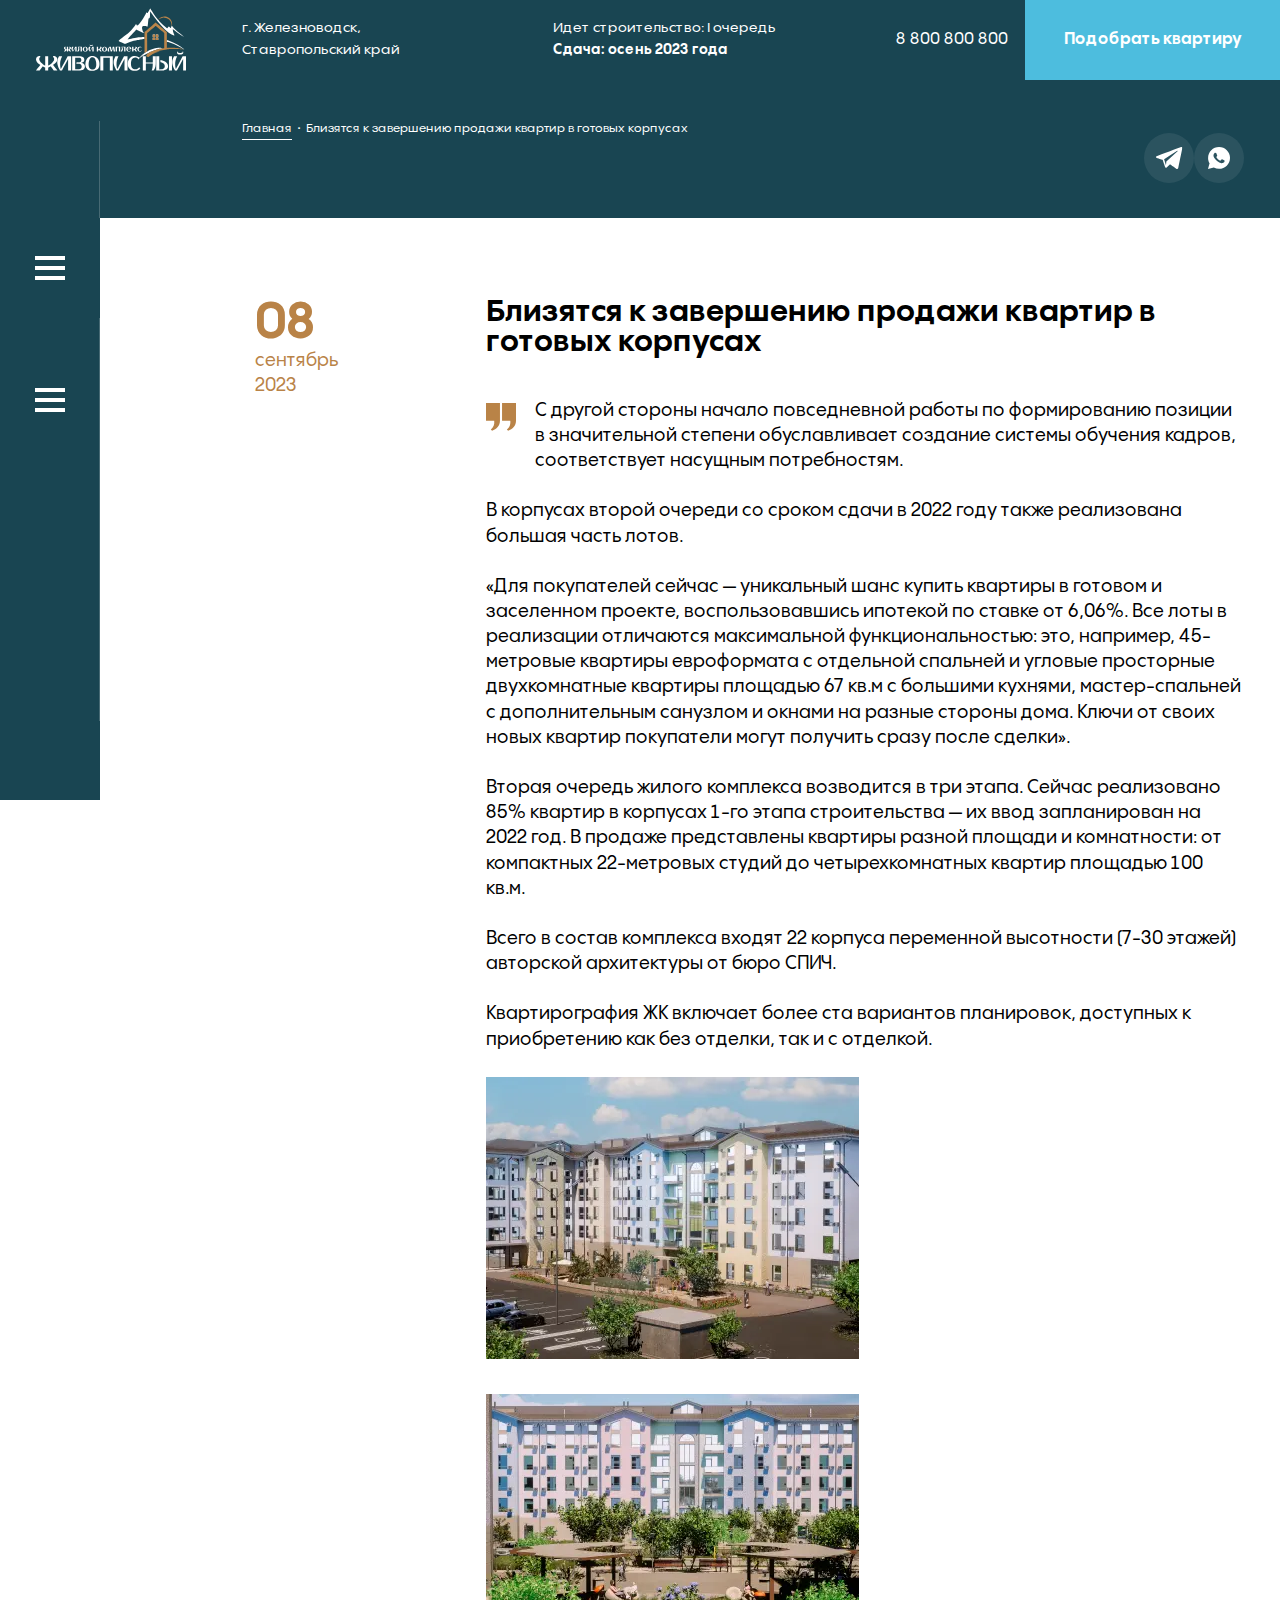
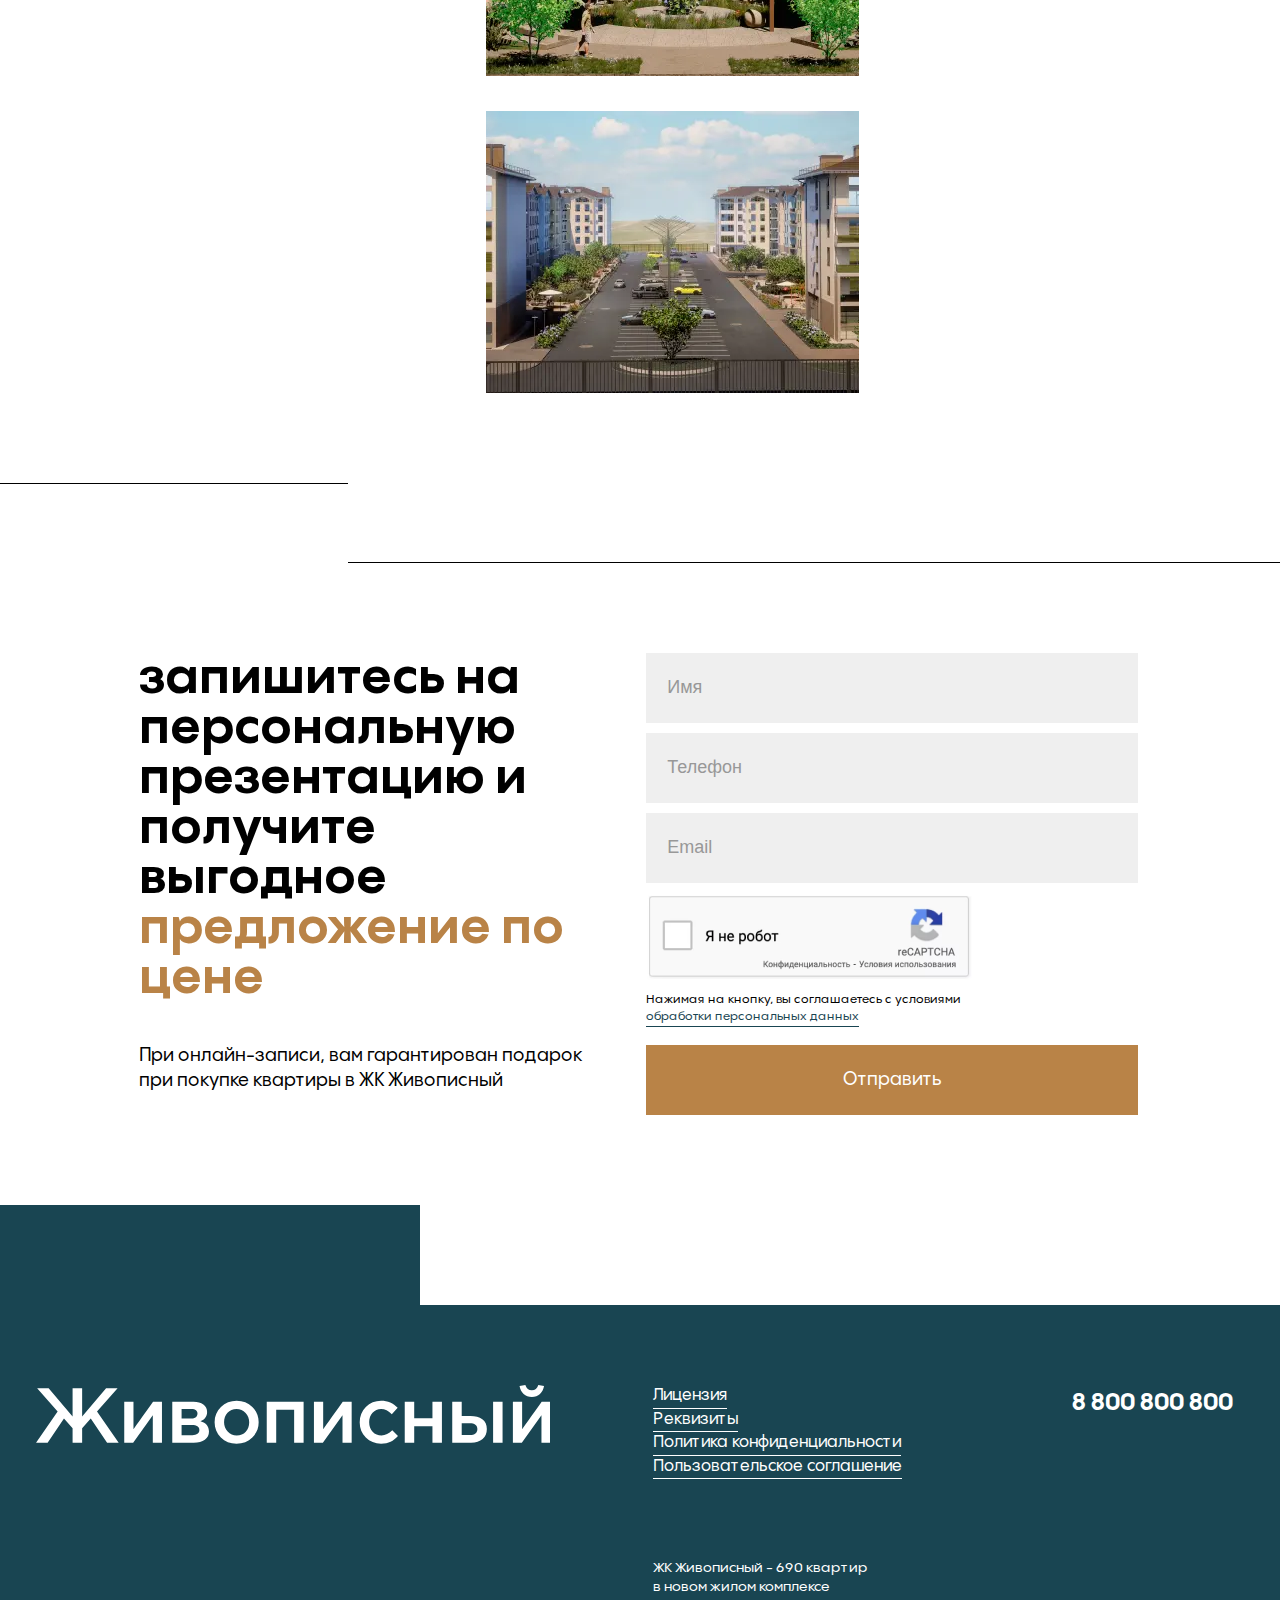
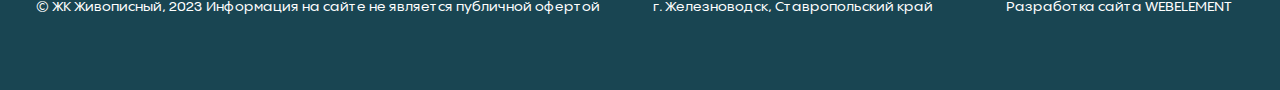
<file: article.html>
<!DOCTYPE html><html lang="ru"><head lang="ru"><meta charset="UTF-8"><meta http-equiv="X-UA-Compatible" content="IE=edge"><meta name="viewport" content="initial-scale=1.0, width=device-width"><meta name="mobile-web-app-capable" content="yes"><meta name="application-name" content=""><meta name="apple-mobile-web-app-capable" content="yes"><meta name="apple-mobile-web-app-status-bar-style" content="black-translucent"><meta name="apple-mobile-web-app-title" content=""><meta name="msapplication-TileImage" content="./images/favicons/mstile-144x144.png"><meta name="msapplication-config" content="./images/favicons/browserconfig.xml"><title>Близятся к завершению продажи квартир в готовых корпусах</title><link rel="shortcut icon" href="/images/favicons/favicon.ico"><link rel="icon" type="image/png" sizes="16x16" href="./images/favicons/favicon-16x16.png"><link rel="icon" type="image/png" sizes="32x32" href="./images/favicons/favicon-32x32.png"><link rel="icon" type="image/png" sizes="48x48" href="./images/favicons/favicon-48x48.png"><link rel="manifest" href="/images/favicons/manifest.json"><link rel="apple-touch-icon" sizes="57x57" href="./images/favicons/apple-touch-icon-57x57.png"><link rel="apple-touch-icon" sizes="60x60" href="./images/favicons/apple-touch-icon-60x60.png"><link rel="apple-touch-icon" sizes="72x72" href="./images/favicons/apple-touch-icon-72x72.png"><link rel="apple-touch-icon" sizes="76x76" href="./images/favicons/apple-touch-icon-76x76.png"><link rel="apple-touch-icon" sizes="114x114" href="./images/favicons/apple-touch-icon-114x114.png"><link rel="apple-touch-icon" sizes="120x120" href="./images/favicons/apple-touch-icon-120x120.png"><link rel="apple-touch-icon" sizes="144x144" href="./images/favicons/apple-touch-icon-144x144.png"><link rel="apple-touch-icon" sizes="152x152" href="./images/favicons/apple-touch-icon-152x152.png"><link rel="apple-touch-icon" sizes="167x167" href="./images/favicons/apple-touch-icon-167x167.png"><link rel="apple-touch-icon" sizes="180x180" href="./images/favicons/apple-touch-icon-180x180.png"><link rel="apple-touch-icon" sizes="1024x1024" href="./images/favicons/apple-touch-icon-1024x1024.png"><link rel="icon" type="image/png" sizes="228x228" href="./images/favicons/coast-228x228.png"><link rel="yandex-tableau-widget" href="./images/favicons/yandex-browser-manifest.json"><link rel="preload" as="font" href="./css/fonts.css"><link rel="stylesheet" href="./css/main.css"></head><body><header class="s-header"><div class="s-header__container"><button class="burger-menu js-menu-open s-header__burger-menu"><span class="burger-menu__line"></span></button><a class="s-header__logo" href="homepage.html"><svg class="s-header__logo-img" width="169" height="71" viewBox="0 0 169 71" fill="none" xmlns="http://www.w3.org/2000/svg">
<path d="M168.845 70.4274C168.426 70.4222 168.007 70.417 167.588 70.417C167.032 70.417 166.482 70.417 165.927 70.417C165.843 70.417 165.759 70.4117 165.675 70.4065C165.612 70.4012 165.55 70.3384 165.544 70.2755C165.539 70.1078 165.534 69.9402 165.534 69.7725C165.534 65.8641 165.534 61.9608 165.534 58.0523C165.534 57.8847 165.529 57.717 165.523 57.5494C165.523 57.5389 165.513 57.5179 165.502 57.5127C165.466 57.4865 165.44 57.497 165.419 57.5284C165.335 57.6751 165.251 57.8166 165.172 57.9633C163.208 61.6412 161.243 65.3192 159.278 69.0024C159.048 69.432 158.817 69.8564 158.587 70.286C158.545 70.3646 158.471 70.4065 158.382 70.4065C157.743 70.4065 157.109 70.4065 156.47 70.4065C156.381 70.4065 156.308 70.375 156.281 70.2807C156.198 69.9873 156.056 69.7254 155.92 69.4529C155.49 68.5989 155.061 67.7502 154.668 66.8805C154.097 65.6178 153.714 64.308 153.494 62.9458C153.326 61.8979 153.274 60.8448 153.368 59.7865C153.426 59.1526 153.573 58.5291 153.751 57.9161C154.102 56.7058 154.605 55.5584 155.186 54.4372C155.202 54.4058 155.223 54.3796 155.239 54.3534C155.281 54.2958 155.333 54.2643 155.406 54.2591C155.475 54.2591 155.543 54.2539 155.606 54.2539C156.596 54.2539 157.581 54.2539 158.571 54.2539C158.639 54.2539 158.702 54.2591 158.77 54.2643C158.812 54.2696 158.843 54.3377 158.822 54.3848C158.786 54.4582 158.749 54.5368 158.712 54.6101C158.304 55.3646 157.963 56.1452 157.67 56.9468C157.287 58.0052 156.989 59.0845 156.811 60.1952C156.68 61.0073 156.585 61.8246 156.58 62.6472C156.575 63.1658 156.57 63.6845 156.59 64.2085C156.643 65.4344 156.774 66.6499 157.083 67.8393C157.146 68.0803 157.23 68.316 157.308 68.557C157.314 68.5675 157.376 68.5728 157.387 68.5623C157.444 68.4837 157.507 68.3999 157.555 68.316C158.099 67.2944 158.639 66.278 159.184 65.2563C161.065 61.725 162.946 58.1885 164.832 54.6573C164.879 54.5682 164.926 54.4792 164.979 54.3953C165.026 54.322 165.083 54.2696 165.183 54.2696C165.319 54.2696 165.45 54.2643 165.586 54.2643C166.524 54.2643 167.462 54.2643 168.4 54.2643C168.552 54.2643 168.704 54.2853 168.85 54.2329C168.845 59.6346 168.845 65.031 168.845 70.4274Z" fill="white"/>
<path d="M129.042 49.287C128.487 49.4809 127.958 49.7219 127.424 49.9734C126.439 50.4397 125.48 50.9531 124.526 51.4823C123.18 52.2315 121.849 53.0069 120.555 53.8399C120.413 53.929 120.282 54.0338 120.146 54.1333C120.094 54.1752 120.125 54.2172 120.162 54.2538L120.172 54.2434C120.151 54.2224 120.12 54.1753 120.11 54.1805C120.031 54.2119 119.958 54.2434 119.889 54.2853C119.654 54.4372 119.423 54.5996 119.193 54.7516C119.098 54.8144 118.994 54.8668 118.894 54.9245C118.884 54.8668 118.873 54.804 118.863 54.7463C118.92 54.6887 118.978 54.6258 119.041 54.5787C119.434 54.28 119.832 53.9866 120.225 53.688C120.309 53.667 120.356 53.6199 120.377 53.5361C120.455 53.4889 120.466 53.4575 120.408 53.4679C120.387 53.4732 120.377 53.5046 120.361 53.5203C120.314 53.4994 120.272 53.5099 120.235 53.5361C119.832 53.7666 119.444 54.0286 119.077 54.3167C118.433 54.8144 117.789 55.3174 117.155 55.8309C116.662 56.229 116.232 56.6953 115.819 57.1773C115.546 57.4917 115.284 57.8165 115.022 58.1361C115.001 58.0575 114.98 57.9737 114.954 57.8951C115.007 57.7903 115.064 57.6908 115.117 57.586C115.179 57.4603 115.169 57.3817 115.059 57.2716C114.346 56.5224 113.498 56.0195 112.492 55.7837C112.476 55.7785 112.46 55.7785 112.445 55.7732C111.26 55.6265 110.139 55.7889 109.128 56.47C108.735 56.732 108.4 57.0568 108.127 57.4498C107.876 57.8061 107.672 58.1938 107.514 58.5972C107.163 59.4931 106.954 60.4204 106.891 61.3792C106.875 61.6464 106.854 61.9136 106.839 62.1808C106.786 63.2077 106.854 64.2241 107.095 65.2248C107.21 65.6964 107.368 66.1574 107.598 66.587C108.243 67.8183 109.243 68.5937 110.6 68.8923C110.862 68.9499 111.129 68.9709 111.397 68.9814C111.999 68.9971 112.602 68.9499 113.188 68.7875C114.273 68.4889 115.169 67.9021 115.871 67.0271C115.913 66.9747 115.95 66.9224 115.991 66.87C116.039 66.8123 116.117 66.7966 116.17 66.8333C116.536 67.1005 116.903 67.3624 117.265 67.6297C117.317 67.6716 117.327 67.7397 117.286 67.8078C116.683 68.8137 115.84 69.5577 114.771 70.0397C114.221 70.2912 113.644 70.4536 113.042 70.5479C112.832 70.5479 112.617 70.5322 112.424 70.6422C111.721 70.6422 111.014 70.6422 110.312 70.6422C110.082 70.5374 109.835 70.5427 109.594 70.5479C108.452 70.396 107.389 69.9978 106.404 69.4058C105.33 68.7561 104.523 67.8602 103.999 66.7128C103.611 65.8535 103.354 64.9576 103.255 64.0146C103.213 63.5954 103.176 63.1815 103.176 62.7624C103.192 60.4257 103.957 58.3562 105.471 56.5905C106.634 55.2336 108.122 54.411 109.893 54.1281C111.507 53.8714 113.063 54.0757 114.53 54.8197C114.781 54.9454 115.033 55.0816 115.279 55.2231C115.515 55.3541 115.73 55.5113 115.929 55.6946C116.259 55.9985 116.191 56.0299 116.521 55.637C117.207 54.8302 117.94 54.0757 118.711 53.3527C119.261 52.834 119.837 52.352 120.45 51.9119C120.885 51.5975 121.315 51.2779 121.744 50.9583C121.875 50.8588 121.996 50.7435 122.121 50.6335C122.315 50.5706 122.462 50.4292 122.63 50.3244C123.342 49.8581 124.044 49.3761 124.804 48.9989C124.877 48.9622 124.935 48.8993 124.998 48.8469C125.234 48.7945 125.422 48.6531 125.632 48.5483C126.229 48.2497 126.821 47.9405 127.429 47.6524C128.429 47.1808 129.462 46.7984 130.504 46.4264C132.815 45.6091 135.178 45.017 137.614 44.7498C138.415 44.6608 139.217 44.6503 140.019 44.6974C140.338 44.7184 140.647 44.7813 140.957 44.8651C141.25 44.9489 141.528 45.0537 141.763 45.258C141.884 45.3628 142.025 45.3995 142.177 45.4152C142.114 45.4414 142.057 45.4728 141.994 45.4886C141.391 45.6353 140.778 45.6929 140.171 45.7924C139.825 45.8501 139.479 45.892 139.133 45.9601C138.625 46.0649 138.122 46.1801 137.619 46.3007C136.582 46.5521 135.555 46.8403 134.528 47.1546C133.265 47.5424 132.05 48.0558 130.829 48.5588C130.289 48.7841 129.755 49.0198 129.2 49.198C129.142 49.2032 129.074 49.2189 129.042 49.287Z" fill="white"/>
<path d="M61.7233 70.5427C60.3506 70.3698 59.0984 69.893 57.9877 69.0548C57.3485 68.5727 56.8455 67.9755 56.4788 67.2629C56.0911 66.5137 55.8396 65.7173 55.7034 64.8843C55.5462 63.936 55.5409 62.9772 55.63 62.0289C55.761 60.5619 56.1697 59.1735 56.9136 57.8847C57.1808 57.4184 57.4899 56.9835 57.8253 56.5644C58.7212 55.4641 59.8686 54.7464 61.2151 54.3325C61.8595 54.1386 62.5196 54.0338 63.1903 54.0181C63.9447 54.0024 64.6992 54.0443 65.4327 54.2329C66.8996 54.6101 68.1571 55.3331 69.142 56.4963C70.0904 57.6175 70.7243 58.8958 71.0911 60.3104C71.374 61.4054 71.4683 62.5214 71.4264 63.6478C71.4002 64.3866 71.3006 65.1148 71.1015 65.8274C70.9967 66.1994 70.8605 66.5556 70.7033 66.9119C70.2737 67.8916 69.6136 68.6723 68.7334 69.2696C67.9056 69.8302 66.994 70.2022 66.0247 70.4222C65.8151 70.4694 65.5951 70.4956 65.3803 70.5322C65.134 70.5322 64.8878 70.5217 64.6572 70.6318C63.8871 70.6318 63.1169 70.6318 62.3467 70.6318C62.1529 70.5217 61.9381 70.5375 61.7233 70.5427ZM67.7903 63.2863C67.8008 62.5109 67.7222 61.6465 67.586 60.782C67.4393 59.8703 67.2088 58.9797 66.8682 58.1204C66.732 57.7746 66.5643 57.4498 66.3652 57.1407C66.0771 56.7006 65.7313 56.3181 65.3069 56.009C64.28 55.265 62.7868 55.2441 61.7233 56.009C61.4351 56.2186 61.1836 56.4596 60.9583 56.732C60.6073 57.1669 60.3453 57.6489 60.1358 58.1676C59.7271 59.184 59.4861 60.2423 59.3446 61.3269C59.2241 62.2752 59.1927 63.2287 59.2294 64.1875C59.2556 64.8424 59.3551 65.4868 59.5385 66.1155C59.7062 66.6814 59.9472 67.2158 60.3087 67.6873C60.9007 68.468 61.6604 68.9657 62.6297 69.1543C63.1117 69.2486 63.5989 69.2591 64.0809 69.2015C65.0135 69.0967 65.8099 68.7037 66.4438 68.0017C66.7372 67.6768 66.9782 67.3153 67.1668 66.9171C67.4236 66.367 67.5755 65.7855 67.6751 65.1882C67.7798 64.5909 67.7956 63.9884 67.7903 63.2863Z" fill="white"/>
<path d="M109.516 70.6318C109.542 70.6003 109.573 70.5689 109.6 70.5375L109.516 70.6318Z" fill="#BA854A"/>
<path d="M122.085 34.9996C121.299 35.0258 120.513 35.1044 119.732 35.1882C119.366 35.2301 118.999 35.2668 118.632 35.3087C117.935 35.382 117.238 35.4868 116.542 35.5916C115.745 35.7121 114.959 35.8536 114.168 36.0055C112.754 36.278 111.355 36.608 109.961 36.98C107.064 37.7607 104.229 38.7247 101.463 39.8773C101.217 39.9821 100.965 40.0764 100.714 40.1707C100.572 40.2231 100.426 40.265 100.279 40.3017C100.064 40.3541 99.8494 40.3436 99.6345 40.2912C99.3726 40.2231 99.1263 40.1236 98.8853 40.0083C98.1099 39.652 97.3345 39.301 96.5643 38.929C95.4798 38.4051 94.4005 37.8707 93.316 37.3415C93.2112 37.2891 93.1117 37.2315 93.0121 37.1634C92.9912 37.1529 92.9807 37.0953 92.9912 37.0743C93.0331 37.0062 93.0855 36.9381 93.1431 36.8752C93.7771 36.2046 94.432 35.5549 95.1183 34.9419C96.1504 34.0094 97.2402 33.1449 98.3562 32.3171C99.3359 31.5888 100.326 30.871 101.311 30.1428C102.443 29.3045 103.543 28.4295 104.601 27.497C106.377 25.9252 107.975 24.191 109.437 22.3258C110.406 21.0841 111.318 19.8005 112.172 18.4802C112.261 18.3387 112.361 18.2025 112.45 18.0663C112.471 18.0349 112.56 18.0244 112.581 18.0558C112.633 18.1187 112.691 18.1816 112.733 18.2549C112.953 18.6112 113.168 18.9727 113.382 19.329C113.45 19.4442 113.513 19.5647 113.581 19.68C113.623 19.7481 113.718 19.7795 113.801 19.7376C113.985 19.6538 114.168 19.57 114.341 19.4704C114.676 19.2766 114.975 19.0303 115.263 18.7736C115.777 18.3125 116.243 17.8148 116.688 17.2857C117.448 16.3897 118.134 15.4414 118.794 14.4722C119.989 12.7118 121.079 10.8833 122.116 9.02859C122.792 7.81308 123.442 6.58709 124.065 5.34539C124.102 5.27204 124.139 5.19345 124.175 5.1201C124.243 4.98912 124.322 4.96293 124.463 5.04675C124.589 5.12534 124.715 5.21441 124.83 5.30872C124.951 5.40302 125.061 5.50781 125.176 5.59688C125.239 5.64403 125.323 5.67546 125.396 5.71214C125.433 5.72786 125.459 5.71738 125.485 5.68594C125.564 5.5602 125.653 5.43446 125.726 5.30348C126.318 4.27134 126.905 3.23921 127.492 2.20708C127.717 1.81413 127.947 1.42643 128.183 1.03872C128.262 0.907743 128.351 0.78724 128.435 0.666738C128.461 0.630063 128.534 0.635302 128.566 0.677216C128.623 0.755805 128.686 0.839633 128.739 0.923461C129.095 1.46834 129.456 2.01323 129.807 2.56335C130.688 3.93079 131.557 5.30348 132.443 6.66044C133.679 8.55705 134.994 10.396 136.419 12.1564C136.618 12.4027 136.818 12.6489 137.027 12.8952C137.09 12.9685 137.174 13.0314 137.247 13.0995C137.279 13.1938 137.341 13.2619 137.42 13.3143C137.467 13.4453 137.567 13.5396 137.656 13.6391C138.169 14.2154 138.672 14.797 139.196 15.3628C141.617 17.972 144.252 20.3506 147.024 22.5773C147.102 22.6402 147.181 22.703 147.265 22.7607C147.338 22.8131 147.417 22.8131 147.506 22.7869C147.668 22.7345 147.804 22.6349 147.92 22.5144C148.103 22.3206 148.281 22.1162 148.454 21.9172C148.653 21.6919 148.842 21.4561 149.041 21.2308C149.161 21.0946 149.297 20.9636 149.465 20.885C149.507 20.8641 149.565 20.8641 149.607 20.8745C149.669 20.8955 149.727 20.9322 149.779 20.9741C150.01 21.1679 150.24 21.3618 150.461 21.5661C150.66 21.7443 150.843 21.9381 151.042 22.1215C151.189 22.2577 151.346 22.3834 151.535 22.462C151.592 22.4882 151.681 22.4568 151.707 22.4044C151.728 22.3573 151.749 22.3153 151.77 22.2682C151.901 21.9067 152.032 21.5452 152.158 21.1784C152.331 20.6702 152.493 20.162 152.661 19.6538C152.74 19.6852 152.782 19.7533 152.829 19.8162C152.865 19.8686 152.907 19.9158 152.949 19.9629C152.975 20.0834 153.043 20.1777 153.112 20.272C153.421 20.7278 153.767 21.1627 154.128 21.5818C155.013 22.614 155.983 23.5623 156.983 24.4844C158.388 25.7785 159.849 27.0097 161.332 28.22C162.579 29.2364 163.831 30.2476 165.073 31.2692C165.408 31.5469 165.722 31.8508 166.047 32.1442C166.084 32.1756 166.1 32.2228 166.126 32.2699C166.131 32.2804 166.126 32.3014 166.115 32.3066C166.105 32.3171 166.084 32.3328 166.074 32.3328C166.011 32.3171 165.943 32.3014 165.885 32.2752C165.461 32.0813 165.052 31.8403 164.654 31.5993C163.794 31.0754 162.961 30.5148 162.134 29.9437C159.671 28.2305 157.266 26.4386 154.94 24.542C154.631 24.2905 154.322 24.0286 154.013 23.7718C153.992 23.7561 153.95 23.7666 153.918 23.7666C153.908 23.7666 153.897 23.7876 153.892 23.798C153.887 23.8138 153.887 23.8295 153.882 23.8452C153.882 23.8609 153.882 23.8766 153.882 23.8976C153.95 25.5689 154.228 27.1931 154.94 28.7229C155.076 29.0111 155.202 29.3045 155.328 29.5927C155.454 29.8861 155.564 30.1847 155.637 30.4938C155.663 30.6091 155.668 30.7243 155.679 30.8396C155.684 30.913 155.626 30.9758 155.558 30.9601C155.38 30.9234 155.197 30.892 155.019 30.8501C154.348 30.6929 153.709 30.4414 153.085 30.148C152.399 29.8284 151.749 29.4564 151.11 29.0478C149.879 28.2619 148.726 27.3712 147.616 26.4282C145.866 24.9402 144.226 23.3318 142.644 21.6657C140.736 19.659 138.924 17.5738 137.174 15.431C134.187 11.7844 131.358 8.02265 128.702 4.13512C128.634 4.04082 128.56 3.95175 128.487 3.85744C128.482 3.8522 128.456 3.86268 128.44 3.86792C128.382 3.89936 128.409 3.82601 128.403 3.88888C128.393 3.98842 128.377 4.08797 128.372 4.18752C128.351 5.16202 128.34 6.13128 128.309 7.10578C128.283 7.94406 128.241 8.78234 128.194 9.61538C128.178 9.8983 128.136 10.1812 128.105 10.4641C128.073 10.7628 127.942 11.009 127.701 11.1872C127.555 11.2972 127.397 11.3967 127.245 11.4963C127.104 11.5906 126.962 11.6744 126.826 11.774C126.701 11.863 126.622 11.9888 126.601 12.1512C126.538 12.5494 126.465 12.9423 126.412 13.3405C126.313 14.1211 126.224 14.9018 126.135 15.6877C126.082 16.1383 126.046 16.5888 125.998 17.0394C125.946 17.5214 125.894 18.0034 125.847 18.4907C125.799 18.957 125.752 19.4233 125.7 19.8896C125.668 20.1568 125.637 20.424 125.6 20.6859C125.59 20.775 125.511 20.8326 125.422 20.8117C124.982 20.7174 124.537 20.6231 124.097 20.5183C123.578 20.3925 123.054 20.2825 122.52 20.2039C122.085 20.1358 121.65 20.1306 121.215 20.1515C120.964 20.162 120.717 20.2301 120.482 20.3139C119.837 20.5445 119.481 21.016 119.366 21.6814C119.318 21.9643 119.308 22.2472 119.324 22.5354C119.355 23.0907 119.465 23.6304 119.607 24.1648C119.701 24.5368 119.816 24.9088 119.916 25.2755C120.057 25.7942 120.272 26.2867 120.534 26.753C120.691 27.0307 120.848 27.3083 121 27.586C121.089 27.7484 121.178 27.9056 121.205 28.0942C121.21 28.1361 121.163 28.1938 121.115 28.1885C121.032 28.1781 120.948 28.1781 120.869 28.1519C120.628 28.0733 120.408 27.9528 120.193 27.8218C119.827 27.586 119.439 27.3869 119.046 27.2036C117.076 26.2762 115.106 25.3593 113.131 24.4372C113.042 24.3953 112.947 24.3586 112.853 24.3272C112.827 24.3167 112.785 24.3272 112.759 24.3429C112.717 24.3691 112.68 24.4058 112.649 24.4425C111.549 25.7051 110.391 26.9206 109.259 28.1571C108.117 29.404 106.969 30.651 105.838 31.9137C105.225 32.6 104.633 33.3073 104.041 34.0146C103.774 34.3342 103.533 34.68 103.286 35.0205C103.229 35.0991 103.176 35.1882 103.134 35.2825C103.113 35.3244 103.092 35.3873 103.108 35.4187C103.124 35.4449 103.192 35.4659 103.234 35.4606C103.548 35.4082 103.863 35.3611 104.172 35.2877C105.131 35.0624 106.095 34.8267 107.053 34.5909C108.421 34.2556 109.793 33.9622 111.177 33.716C112.151 33.5431 113.126 33.3911 114.105 33.2601C114.834 33.1606 115.567 33.0925 116.301 33.0191C116.882 32.9615 117.469 32.9143 118.051 32.8672C118.15 32.8567 118.25 32.8515 118.349 32.8462C119.586 32.7886 120.827 32.71 122.064 32.7153C122.116 33.4645 122.116 34.2346 122.085 34.9996Z" fill="white"/>
<path d="M122.085 34.9996C122.111 34.2294 122.116 33.4592 122.085 32.6943C122.095 32.4952 122.106 32.2909 122.111 32.0918C122.116 30.5672 122.111 29.0426 122.116 27.5127C122.116 27.015 122.09 27.0621 122.462 26.7425C123.18 26.1348 123.898 25.5323 124.615 24.9245C125.202 24.4268 125.789 23.9238 126.37 23.4208C127.324 22.6035 128.278 21.781 129.226 20.9584C129.86 20.4083 130.483 19.8529 131.117 19.3028C131.61 18.8732 132.107 18.454 132.61 18.0349C133.255 17.4952 133.91 16.9713 134.512 16.395C134.596 16.3164 134.675 16.3112 134.779 16.3898C134.942 16.5103 135.099 16.6308 135.251 16.7617C136.063 17.4638 136.875 18.1659 137.687 18.8679C138.117 19.2399 138.562 19.6014 138.971 19.9944C139.259 20.272 139.584 20.5183 139.888 20.7803C140.317 21.1522 140.752 21.5242 141.182 21.8962C142.355 22.9231 143.529 23.9448 144.703 24.9717C145.41 25.5899 146.122 26.2029 146.825 26.8211C147.275 27.2193 147.207 27.1093 147.212 27.6751C147.217 30.2423 147.217 32.8043 147.223 35.3716C147.223 35.5707 147.233 35.775 147.238 35.9741C147.238 36.5923 147.238 37.2106 147.238 37.8288C147.233 37.9807 147.223 38.1274 147.223 38.2794C147.223 40.3751 147.223 42.4655 147.228 44.5612C147.228 44.6608 147.228 44.7603 147.228 44.8651C147.228 44.8965 147.238 44.9332 147.238 44.9647C147.244 45.0118 147.301 45.0537 147.343 45.0485C147.899 44.9332 148.464 44.8337 149.03 44.8022C149.832 44.7551 150.633 44.687 151.44 44.687C152.562 44.687 153.683 44.7132 154.804 44.7603C155.606 44.797 156.407 44.8756 157.209 44.9018C157.261 44.9018 157.308 44.9123 157.361 44.9175C157.879 44.9699 158.393 45.0223 158.911 45.0747C159.346 45.1166 159.781 45.148 160.211 45.2109C161.007 45.3262 161.804 45.4257 162.595 45.5672C163.533 45.7348 164.47 45.9234 165.387 46.1854C165.529 46.2273 165.681 46.2535 165.827 46.2849C165.901 46.3164 165.979 46.3426 166.053 46.374C166.246 46.4683 166.435 46.5626 166.65 46.5836L166.639 46.5783C166.676 46.6517 166.76 46.6517 166.823 46.6884C166.87 46.7355 166.865 46.6465 166.865 46.7146C166.865 46.7408 166.849 46.7774 166.833 46.7827C166.807 46.7932 166.765 46.7932 166.734 46.7879C166.121 46.7041 165.508 46.615 164.895 46.5312C164.565 46.484 164.229 46.4474 163.899 46.4107C163.417 46.3635 162.935 46.3216 162.448 46.2797C161.798 46.2221 161.149 46.1697 160.499 46.1173C160.468 46.112 160.431 46.1121 160.399 46.1121C159.582 46.0754 158.76 46.0177 157.942 46.0073C156.554 45.9915 155.16 45.9915 153.772 46.0073C152.97 46.0177 152.163 46.0649 151.362 46.1173C150.592 46.1644 149.827 46.2326 149.062 46.3111C148.365 46.3845 147.668 46.484 146.971 46.5731C145.855 46.7093 144.755 46.9032 143.655 47.118C142.471 47.3485 141.302 47.6262 140.139 47.9458C138.573 48.3754 137.022 48.8574 135.497 49.418C134.098 49.9315 132.715 50.4921 131.395 51.1836C131.206 51.2832 130.997 51.3618 130.845 51.5242C130.834 51.5294 130.819 51.5347 130.808 51.5452C130.803 51.5504 130.803 51.5609 130.798 51.5714C130.808 51.5556 130.824 51.5347 130.834 51.519C130.918 51.5085 131.002 51.5085 131.081 51.477C131.206 51.4299 131.327 51.367 131.447 51.3094C132.432 50.8012 133.459 50.3978 134.497 50.0101C135.487 49.6433 136.482 49.2975 137.499 49.0198C137.855 48.9203 138.211 48.8365 138.573 48.7579C138.719 48.7264 138.871 48.7317 139.029 48.716C138.997 48.826 138.908 48.7998 138.85 48.8155C137.163 49.3132 135.513 49.9262 133.915 50.6597C131.903 51.5818 129.965 52.6454 128.115 53.8661C127.738 54.1176 127.371 54.3796 127.062 54.7201C126.795 55.0135 126.46 55.134 126.072 55.1288C125.543 55.1183 125.045 54.9978 124.6 54.6992C124.432 54.5839 124.29 54.4425 124.186 54.2643C124.039 54.0076 123.981 53.7404 124.06 53.4418C124.139 53.1431 124.275 52.8812 124.458 52.6349C124.762 52.2315 125.118 51.8752 125.501 51.5504C126.051 51.0841 126.648 50.6807 127.277 50.3297C127.717 50.0834 128.157 49.8476 128.597 49.6014C128.754 49.5123 128.932 49.4442 129.053 49.2923C129.09 49.2242 129.153 49.2137 129.215 49.1927C129.771 49.0146 130.305 48.7788 130.845 48.5535C132.066 48.0506 133.281 47.5371 134.544 47.1494C135.565 46.8351 136.592 46.5469 137.635 46.2954C138.138 46.1749 138.641 46.0597 139.149 45.9549C139.49 45.8868 139.841 45.8448 140.186 45.7872C140.794 45.6877 141.412 45.6248 142.01 45.4833C142.073 45.4676 142.135 45.4362 142.193 45.41C142.361 45.3943 142.528 45.3838 142.691 45.3628C143.073 45.3209 143.456 45.258 143.838 45.2319C144.247 45.2004 144.242 45.2161 144.247 44.7918C144.247 44.7603 144.247 44.7236 144.247 44.6922C144.263 41.0195 144.236 37.352 144.278 33.6793C144.299 32.0342 144.283 30.3943 144.283 28.7492C144.283 28.6129 144.283 28.482 144.283 28.3457C144.283 28.241 144.242 28.1466 144.168 28.0785C143.995 27.9214 143.822 27.7589 143.644 27.607C143.12 27.1617 142.596 26.7216 142.067 26.2815C140.962 25.3594 139.851 24.4373 138.746 23.5099C137.745 22.6716 136.744 21.8281 135.749 20.9846C135.455 20.7383 135.162 20.4816 134.869 20.2354C134.743 20.1306 134.68 20.1253 134.554 20.2092C134.193 20.4554 133.857 20.7383 133.538 21.0265C132.532 21.9381 131.474 22.7921 130.431 23.6566C129.697 24.2644 128.959 24.8774 128.23 25.4903C127.754 25.8885 127.293 26.3024 126.821 26.7006C126.465 27.0045 126.098 27.3031 125.742 27.6018C125.537 27.7747 125.338 27.9528 125.134 28.1309C125.05 28.3929 125.087 28.6601 125.061 28.9273C125.04 29.1107 125.034 29.294 125.029 29.4774C125.008 31.6569 124.993 33.8365 125.029 36.016C125.034 36.3828 125.061 36.7547 125.061 37.1215C125.071 38.7142 125.076 40.307 125.076 41.8997C125.076 43.5448 125.071 45.1847 125.066 46.8298C125.066 46.9818 125.061 47.1337 125.055 47.2804C125.04 47.7991 125.029 48.3178 125.014 48.8365C124.951 48.8889 124.888 48.9517 124.82 48.9884C124.055 49.3656 123.353 49.8476 122.645 50.3139C122.478 50.424 122.331 50.5602 122.137 50.623C122.085 50.424 122.106 50.2249 122.106 50.0205C122.106 46.7879 122.106 43.5553 122.111 40.3227C122.111 38.7299 122.111 37.1424 122.111 35.5497C122.106 35.3716 122.095 35.183 122.085 34.9996Z" fill="#BA854A"/>
<path d="M10.3419 59.5403C10.3419 57.979 10.3419 56.4229 10.3419 54.8616C10.3419 54.7097 10.3472 54.5577 10.3472 54.411C10.3472 54.3534 10.4153 54.2801 10.4729 54.2748C10.541 54.2696 10.6091 54.2643 10.672 54.2643C11.5784 54.2643 12.4795 54.2643 13.3859 54.2643C13.454 54.2643 13.5169 54.2748 13.585 54.2748C13.6427 54.2801 13.6793 54.322 13.6898 54.3691C13.7055 54.4477 13.7108 54.5368 13.7108 54.6206C13.7108 55.024 13.7108 55.4275 13.7108 55.8256C13.7108 58.6077 13.7108 61.3897 13.7108 64.1718C13.7108 64.3394 13.716 64.5071 13.7212 64.6747C13.7212 64.7324 13.8155 64.7952 13.8627 64.769C13.8941 64.7533 13.9256 64.7428 13.9518 64.7271C15.314 63.957 16.5976 63.082 17.7555 62.0289C18.4051 61.4421 18.971 60.782 19.4477 60.0485C19.7307 59.6084 19.9769 59.1578 20.1498 58.6601C20.307 58.199 20.4118 57.7275 20.396 57.2298C20.3908 56.973 20.3437 56.7268 20.2651 56.491C20.1341 56.0824 19.9036 55.7366 19.5578 55.4798C19.4897 55.4275 19.4215 55.3855 19.3534 55.3384C19.2958 55.2965 19.2591 55.2388 19.2591 55.1707C19.2591 54.804 19.2644 54.432 19.2644 54.0653C19.2644 54.0076 19.343 53.95 19.4058 53.9447C19.7411 53.9238 20.0765 53.9867 20.4065 54.0391C21.2448 54.1753 22.015 54.4896 22.7013 54.9978C23.2148 55.3803 23.5763 55.8728 23.7963 56.4701C24.0164 57.0621 24.0688 57.6751 23.9797 58.3038C23.8697 59.0478 23.592 59.7236 23.1833 60.3471C22.8847 60.8134 22.5284 61.2378 22.1407 61.636C21.3915 62.4061 20.548 63.0715 19.6678 63.6898C19.5316 63.7841 19.3954 63.8889 19.2644 63.9884C19.2225 64.0198 19.2172 64.0775 19.2434 64.1194C19.2696 64.1613 19.2958 64.2032 19.3272 64.2451C19.3796 64.3132 19.432 64.3761 19.4844 64.4442C20.8885 66.257 22.2979 68.075 23.702 69.8878C23.8016 70.0188 23.8959 70.1602 23.9954 70.2965C24.0216 70.3331 23.9849 70.4065 23.943 70.4117C23.8749 70.417 23.8068 70.4222 23.7439 70.4222C22.6385 70.4222 21.533 70.4222 20.4275 70.4222C20.3437 70.4222 20.2598 70.4274 20.176 70.4117C20.1288 70.4065 20.0765 70.3803 20.045 70.3436C19.9455 70.2284 19.8564 70.1131 19.7621 69.9926C18.73 68.6304 17.6978 67.2682 16.6657 65.906C16.6081 65.8274 16.54 65.754 16.4666 65.6807C16.4457 65.6597 16.4037 65.6492 16.3775 65.6597C16.3147 65.6807 16.2518 65.7069 16.1942 65.7383C15.4397 66.1365 14.6853 66.5347 13.9256 66.9329C13.8837 66.9538 13.8365 66.98 13.7998 67.0167C13.7684 67.0481 13.7265 67.0953 13.7212 67.1372C13.7055 67.2525 13.7055 67.373 13.7055 67.4882C13.7055 68.2584 13.7055 69.0286 13.7055 69.804C13.7055 69.9402 13.7055 70.0712 13.7003 70.2074C13.695 70.4117 13.6374 70.417 13.5012 70.4274C13.4855 70.4274 13.4698 70.4274 13.4488 70.4274C12.4953 70.4274 11.5365 70.4274 10.5829 70.4274C10.5305 70.4274 10.4781 70.4327 10.4362 70.4117C10.3943 70.396 10.3472 70.3646 10.3419 70.3069C10.3367 70.1707 10.3262 70.0397 10.3262 69.9035C10.3262 69.0967 10.3262 68.2951 10.3262 67.4882C10.3262 67.373 10.3262 67.2525 10.3157 67.1372C10.3105 67.0953 10.2738 67.0481 10.2424 67.0167C10.2057 66.9853 10.1585 66.9591 10.1166 66.9381C9.34646 66.5347 8.57629 66.126 7.80612 65.7226C7.77468 65.7069 7.74325 65.6912 7.71705 65.6807C7.62799 65.6388 7.57035 65.6545 7.50224 65.7383C7.40794 65.8588 7.31363 65.9741 7.22456 66.0946C6.24482 67.3887 5.25984 68.688 4.2801 69.9821C4.20151 70.0869 4.11245 70.1917 4.03386 70.3017C3.97099 70.3908 3.88716 70.4327 3.77713 70.4274C3.70902 70.4274 3.64091 70.4274 3.57804 70.4274C2.48828 70.4274 1.39851 70.4274 0.308748 70.4274C0.22492 70.4274 0.141092 70.4222 0.0572638 70.4117C0.041546 70.4117 0.0153498 70.3489 0.0258283 70.3279C0.062503 70.2545 0.104417 70.1812 0.15681 70.1183C0.947937 69.0967 1.73382 68.075 2.52495 67.0586C3.21129 66.1732 3.90288 65.2825 4.58922 64.3971C4.66257 64.3028 4.72544 64.2084 4.79355 64.1089C4.81451 64.0775 4.81451 64.0408 4.78307 64.0198C4.70448 63.957 4.63113 63.8941 4.5473 63.8365C3.99718 63.454 3.45754 63.0558 2.93885 62.6262C2.40969 62.1861 1.91196 61.7146 1.46138 61.1906C1.05272 60.7191 0.701692 60.2109 0.439729 59.6451C0.141092 58.9954 -0.0318035 58.3195 0.00487125 57.6017C0.062503 56.5015 0.5026 55.6004 1.41423 54.9507C2.09533 54.4687 2.85503 54.1753 3.68283 54.0495C4.0129 53.9971 4.34297 53.929 4.68353 53.9709C4.7202 53.9762 4.78831 54.0338 4.78831 54.0653C4.78831 54.081 4.79355 54.0967 4.79355 54.1124C4.79355 54.4634 4.79355 54.8145 4.79879 55.1655C4.79879 55.2388 4.76735 55.2965 4.70972 55.3384C4.64161 55.3908 4.56826 55.4327 4.50539 55.4798C4.07053 55.8047 3.82429 56.25 3.70902 56.7739C3.599 57.2769 3.65139 57.7746 3.77713 58.2671C3.92383 58.8382 4.17532 59.3674 4.48443 59.8703C4.97168 60.6615 5.56372 61.3635 6.24482 61.9922C6.72683 62.4376 7.23504 62.8462 7.75897 63.2339C8.47674 63.7631 9.22596 64.2399 9.99613 64.68C10.0695 64.7219 10.1481 64.7533 10.2214 64.79C10.2581 64.8057 10.3367 64.769 10.3367 64.7271C10.3419 64.5752 10.3472 64.4285 10.3472 64.2766C10.3419 62.6943 10.3419 61.1173 10.3419 59.5403Z" fill="white"/>
<path d="M102.961 62.3485C102.961 64.8791 102.961 67.4096 102.961 69.9402C102.961 70.4274 102.982 70.4222 102.506 70.417C101.667 70.417 100.829 70.417 99.9908 70.417C99.907 70.417 99.8231 70.417 99.7393 70.4117C99.645 70.4065 99.5769 70.3488 99.5717 70.265C99.5664 70.2126 99.5664 70.1655 99.5664 70.1131C99.5664 69.9769 99.5664 69.8459 99.5664 69.7097C99.5664 65.8378 99.5664 61.966 99.5664 58.0942C99.5664 57.9266 99.5664 57.7589 99.5612 57.5913C99.5612 57.5651 99.535 57.5389 99.5245 57.5127C99.5088 57.4812 99.4511 57.5127 99.4145 57.5808C99.3202 57.7589 99.2206 57.9318 99.1263 58.1099C97.0306 62.0394 94.9297 65.9688 92.8287 69.8983C92.4987 70.5165 92.6663 70.4065 91.9538 70.417C91.4665 70.4222 90.9845 70.417 90.4973 70.4117C90.4082 70.4117 90.3401 70.375 90.3086 70.2807C90.2248 69.9873 90.0781 69.7254 89.9471 69.4529C89.5437 68.6461 89.1298 67.8392 88.7578 67.0167C88.2496 65.8955 87.8724 64.7428 87.6314 63.5378C87.3904 62.3171 87.2961 61.0806 87.3956 59.8389C87.4375 59.2888 87.558 58.7439 87.6995 58.2095C88.0505 56.8944 88.5902 55.6475 89.2136 54.4425C89.2294 54.411 89.2503 54.3848 89.266 54.3586C89.3079 54.301 89.3603 54.2696 89.4337 54.2643C89.5175 54.2643 89.6013 54.2591 89.6852 54.2591C90.6387 54.2591 91.5975 54.2591 92.551 54.2591C92.6349 54.2591 92.7187 54.2643 92.8025 54.2696C92.8444 54.2696 92.8759 54.3429 92.8549 54.3901C92.813 54.4791 92.7659 54.5734 92.7187 54.6573C92.3205 55.396 91.9852 56.1609 91.7023 56.9521C91.3198 58.0104 91.0264 59.0897 90.8378 60.2004C90.733 60.8134 90.6649 61.4316 90.6335 62.0499C90.5811 63.0034 90.5811 63.957 90.6649 64.9157C90.7068 65.382 90.7383 65.8483 90.8116 66.3146C90.9216 67.0586 91.0736 67.7973 91.3146 68.5151C91.3251 68.5413 91.3513 68.5623 91.3722 68.578C91.3827 68.5832 91.4141 68.578 91.4194 68.5675C91.477 68.4889 91.5399 68.4051 91.587 68.3213C92.1371 67.2891 92.6873 66.2517 93.2374 65.2144C95.1026 61.7093 96.9677 58.2095 98.8329 54.7044C99.1054 54.191 99.0163 54.2643 99.5507 54.2643C100.557 54.2591 101.563 54.2643 102.569 54.2643C102.668 54.2643 102.768 54.2748 102.867 54.2853C102.893 54.2905 102.92 54.3272 102.935 54.3534C102.951 54.3796 102.956 54.4163 102.956 54.4529C102.961 54.6049 102.961 54.7568 102.961 54.9035C102.961 57.3869 102.961 59.8651 102.961 62.3485Z" fill="white"/>
<path d="M39.5193 62.3694C39.5193 64.8319 39.5193 67.2944 39.5193 69.762C39.5193 69.914 39.5193 70.0659 39.5141 70.2126C39.5088 70.3593 39.4564 70.4065 39.2888 70.4117C39.2364 70.4117 39.1892 70.4117 39.1368 70.4117C38.2514 70.4117 37.3607 70.4117 36.4753 70.4117C36.4072 70.4117 36.3391 70.4065 36.2762 70.4065C36.1924 70.4012 36.1295 70.3331 36.1295 70.2388C36.1243 70.1026 36.1243 69.9716 36.1243 69.8354C36.1243 68.5937 36.1243 67.3572 36.1243 66.1155C36.1243 63.433 36.1243 60.7505 36.1243 58.0733C36.1243 57.9056 36.1138 57.7379 36.1138 57.5703C36.1138 57.5231 36.0981 57.5022 36.0509 57.5127C36.0352 57.5179 36.0143 57.5179 36.009 57.5284C35.9409 57.6436 35.8728 57.7589 35.8099 57.8742C34.2329 60.8291 32.6559 63.784 31.0789 66.739C30.513 67.8026 29.942 68.8661 29.3761 69.9297C29.3132 70.0502 29.2451 70.1655 29.1823 70.2807C29.1404 70.3593 29.0775 70.4117 28.9832 70.4117C28.3283 70.4117 27.6786 70.4117 27.0237 70.4065C26.9503 70.4065 26.8927 70.3593 26.877 70.2912C26.7774 69.9507 26.6046 69.6415 26.4474 69.3272C25.9758 68.3998 25.5095 67.4725 25.1061 66.5189C24.6346 65.4187 24.3202 64.2765 24.1159 63.1029C23.9902 62.3904 23.9325 61.6779 23.9168 60.9548C23.8906 60.0065 24.0216 59.0844 24.2678 58.1728C24.6189 56.8735 25.148 55.6475 25.7663 54.4529C25.782 54.4215 25.8029 54.3953 25.8187 54.3691C25.8553 54.3115 25.9077 54.2696 25.9811 54.2643C26.0492 54.2591 26.1173 54.2591 26.1802 54.2591C27.1704 54.2591 28.1554 54.2591 29.1456 54.2591C29.2137 54.2591 29.2818 54.2643 29.3447 54.2696C29.3866 54.2696 29.4337 54.3377 29.4128 54.3743C29.3761 54.4477 29.3447 54.5263 29.3028 54.5996C28.4278 56.2186 27.8358 57.937 27.4743 59.7393C27.3485 60.3628 27.2752 60.9968 27.2175 61.6307C27.1547 62.3694 27.1337 63.1029 27.1599 63.8417C27.1966 65.0153 27.2961 66.1836 27.5476 67.331C27.6314 67.724 27.7258 68.1169 27.862 68.4941C27.8777 68.5361 27.8934 68.557 27.9301 68.5465C27.9615 68.5361 27.9982 68.5308 28.0139 68.5099C28.0925 68.3841 28.1711 68.2531 28.2392 68.1169C28.6321 67.3782 29.0251 66.6394 29.4233 65.9007C31.4037 62.1756 33.3894 58.4505 35.3698 54.7254C35.4117 54.652 35.4537 54.5787 35.4851 54.5001C35.5584 54.3324 35.6737 54.2538 35.8728 54.2538C36.9783 54.2643 38.0838 54.2591 39.1892 54.2591C39.2573 54.2591 39.3255 54.2591 39.3883 54.2748C39.4355 54.2853 39.4826 54.3167 39.4879 54.3743C39.4984 54.5263 39.5036 54.673 39.5036 54.8249C39.5193 57.345 39.5193 59.8598 39.5193 62.3694Z" fill="white"/>
<path d="M40.7086 62.338C40.7086 59.8389 40.7086 57.345 40.7086 54.8459C40.7086 54.6939 40.7139 54.5473 40.7191 54.3953C40.7191 54.3324 40.7872 54.2748 40.8501 54.2696C40.9339 54.2643 41.0177 54.2591 41.1016 54.2591C41.4054 54.2591 41.7041 54.2591 42.008 54.2591C44.1037 54.2591 46.1941 54.2643 48.2898 54.2591C48.8452 54.2591 49.3953 54.2905 49.9454 54.3429C50.6475 54.4163 51.3338 54.563 51.9887 54.8302C52.4079 55.0031 52.8061 55.2179 53.1571 55.506C53.8277 56.0457 54.2154 56.7425 54.3202 57.6017C54.3935 58.1938 54.3516 58.7753 54.1945 59.3464C53.9797 60.1428 53.5029 60.7505 52.7851 61.1592C52.2979 61.4369 51.7739 61.5993 51.2238 61.6884C51.1924 61.6936 51.1662 61.7093 51.14 61.725C51.1505 61.7407 51.1557 61.7565 51.1662 61.7669C51.229 61.8298 51.3129 61.8455 51.3915 61.856C51.7896 61.9136 52.1773 62.0289 52.5493 62.1808C53.0052 62.3642 53.419 62.6105 53.791 62.9301C54.3831 63.4383 54.7551 64.0775 54.907 64.8476C55.0642 65.6335 55.0485 66.4142 54.8075 67.1791C54.5141 68.1064 53.9692 68.8452 53.1257 69.3534C52.8061 69.542 52.476 69.7044 52.1302 69.8249C51.3705 70.0974 50.5951 70.2807 49.7882 70.3488C49.2538 70.396 48.7194 70.4117 48.185 70.4117C45.8745 70.4117 43.564 70.4117 41.2483 70.4117C41.0963 70.4117 40.9496 70.4012 40.7977 70.3908C40.7715 70.3908 40.7401 70.3541 40.7296 70.3226C40.7139 70.2755 40.7086 70.2231 40.7034 70.1759C40.6981 70.024 40.7034 69.8721 40.7034 69.7254C40.7086 67.2682 40.7086 64.8005 40.7086 62.338ZM44.0775 62.3275C44.0775 64.287 44.0775 66.2465 44.0775 68.2112C44.0775 68.3632 44.0775 68.5151 44.0827 68.6618C44.0827 68.7614 44.1456 68.8295 44.2294 68.8347C44.2975 68.8399 44.3656 68.8399 44.4285 68.8399C45.6335 68.8399 46.8385 68.8399 48.0488 68.8399C48.2165 68.8399 48.3841 68.8347 48.5518 68.819C49.1438 68.7614 49.6992 68.5937 50.2021 68.2636C50.6789 67.944 51.009 67.5144 51.1871 66.9695C51.3443 66.4875 51.4177 65.9898 51.3653 65.4816C51.2343 64.2503 50.5899 63.4068 49.432 62.9615C49.1648 62.8567 48.8871 62.7886 48.6042 62.7729C48.3055 62.7572 48.0017 62.7362 47.703 62.731C47.1005 62.7257 46.498 62.731 45.8955 62.731C45.7802 62.731 45.6597 62.731 45.5445 62.7257C45.4659 62.7205 45.3925 62.6419 45.3925 62.5528C45.3925 62.1494 45.3925 61.7512 45.3925 61.3478C45.3925 61.2483 45.4501 61.1854 45.5392 61.1801C45.6754 61.1749 45.8064 61.1749 45.9426 61.1749C46.7128 61.1749 47.483 61.1697 48.2531 61.1749C48.5885 61.1749 48.9238 61.1435 49.2486 61.0649C50.1445 60.8448 50.7051 60.2895 50.899 59.3726C51.03 58.7701 51.0195 58.1728 50.8728 57.5808C50.6737 56.7635 50.1707 56.2291 49.3639 55.9828C49.3167 55.9671 49.2643 55.9618 49.2172 55.9461C48.8923 55.8623 48.557 55.8413 48.2217 55.8413C46.98 55.8413 45.7435 55.8413 44.5018 55.8413C44.418 55.8413 44.3342 55.8413 44.2504 55.8466C44.1613 55.8518 44.0879 55.9147 44.0879 55.9985C44.0827 56.1505 44.0827 56.3024 44.0827 56.4491C44.0775 58.4086 44.0775 60.3681 44.0775 62.3275Z" fill="white"/>
<path d="M86.4159 62.3747C86.4159 64.8372 86.4159 67.2996 86.4159 69.7621C86.4159 69.914 86.4159 70.0659 86.4107 70.2126C86.4054 70.3436 86.3478 70.4012 86.2325 70.4065C86.1801 70.4065 86.133 70.4117 86.0806 70.4117C85.1742 70.4117 84.2731 70.4117 83.3667 70.4117C83.2986 70.4117 83.2304 70.417 83.1676 70.4012C83.1257 70.3908 83.0837 70.3488 83.068 70.3069C83.0471 70.265 83.0471 70.2074 83.0471 70.1602C83.0471 70.0083 83.0471 69.8564 83.0471 69.7097C83.0471 65.3034 83.0471 60.8972 83.0471 56.491C83.0471 56.3234 83.0418 56.1557 83.0366 55.9881C83.0366 55.9199 82.9737 55.8571 82.9161 55.8518C82.8165 55.8466 82.717 55.8414 82.6175 55.8414C80.4746 55.8414 78.3265 55.8414 76.1836 55.8414C76.0684 55.8414 75.9479 55.8518 75.8326 55.8675C75.8064 55.8728 75.7802 55.9095 75.7645 55.9357C75.7488 55.9619 75.7488 55.9985 75.7488 56.0352C75.7488 56.2029 75.7436 56.3705 75.7436 56.5382C75.7436 60.9444 75.7436 65.3506 75.7436 69.7568C75.7436 69.9087 75.7436 70.0607 75.7383 70.2074C75.7331 70.3593 75.6807 70.417 75.5235 70.417C74.5542 70.417 73.5797 70.417 72.6105 70.417C72.5633 70.417 72.5109 70.4117 72.4638 70.3908C72.4376 70.3803 72.4009 70.3488 72.4009 70.3227C72.3852 70.155 72.3747 69.9873 72.3747 69.8249C72.3747 66.5399 72.3747 63.2549 72.3747 59.9699C72.3747 58.2252 72.3747 56.4858 72.3747 54.7411C72.3747 54.2486 72.3642 54.2643 72.8305 54.2643C77.2001 54.2643 81.5748 54.2643 85.9444 54.2643C86.0439 54.2643 86.1435 54.2696 86.2483 54.2696C86.3321 54.2748 86.4054 54.3429 86.4054 54.432C86.4107 54.5839 86.4107 54.7359 86.4107 54.8826C86.4159 57.3817 86.4159 59.8808 86.4159 62.3747Z" fill="white"/>
<path d="M120.162 54.2433C120.277 54.2276 120.392 54.2014 120.508 54.2014C121.446 54.1962 122.383 54.2014 123.321 54.2014C123.368 54.2014 123.421 54.2119 123.473 54.2171C123.536 54.2224 123.573 54.2695 123.573 54.3115C123.588 54.4424 123.588 54.5787 123.588 54.7149C123.588 56.6953 123.588 58.6705 123.588 60.6509C123.588 60.8029 123.588 60.9548 123.594 61.1015C123.599 61.1906 123.662 61.2482 123.761 61.2535C123.861 61.2587 123.96 61.2587 124.065 61.2587C126.344 61.2587 128.623 61.2587 130.902 61.2587C131.018 61.2587 131.138 61.2535 131.253 61.2482C131.295 61.2482 131.384 61.1539 131.384 61.112C131.39 61.0596 131.39 61.0125 131.395 60.9601C131.395 60.8238 131.395 60.6929 131.395 60.5566C131.395 58.66 131.395 56.7687 131.395 54.872C131.395 54.7201 131.395 54.5682 131.4 54.4215C131.405 54.2853 131.453 54.2329 131.573 54.2276C131.625 54.2276 131.673 54.2224 131.725 54.2224C132.631 54.2224 133.532 54.2224 134.439 54.2224C134.523 54.2224 134.607 54.2276 134.685 54.2433C134.711 54.2486 134.743 54.2853 134.748 54.3115C134.758 54.3953 134.764 54.4791 134.764 54.5629C134.764 54.9664 134.764 55.3698 134.764 55.768C134.764 57.9161 134.764 60.0589 134.764 62.207C134.764 62.5738 134.764 62.9457 134.748 63.3125C134.669 64.9838 134.329 66.5975 133.648 68.1326C133.333 68.8451 132.893 69.4739 132.427 70.0868C132.396 70.1288 132.359 70.1602 132.327 70.2021C132.212 70.3436 132.066 70.3907 131.882 70.3907C131.295 70.3802 130.709 70.3855 130.122 70.3802C130.054 70.3802 130.006 70.2964 130.033 70.2388C130.038 70.2231 130.043 70.2073 130.054 70.1916C130.557 69.2119 130.855 68.1745 131.033 67.09C131.149 66.3932 131.232 65.6964 131.285 64.9943C131.342 64.2608 131.348 63.5221 131.379 62.7833C131.379 62.7362 131.374 62.6838 131.358 62.6366C131.348 62.6104 131.311 62.579 131.285 62.5738C131.17 62.5633 131.054 62.5528 130.934 62.5528C128.623 62.5528 126.308 62.5528 123.997 62.5528C123.898 62.5528 123.798 62.5633 123.698 62.5685C123.641 62.5738 123.599 62.6209 123.594 62.6628C123.578 62.7938 123.578 62.93 123.578 63.0662C123.578 65.3139 123.578 67.5563 123.578 69.8039C123.578 69.9559 123.573 70.1078 123.562 70.2545C123.562 70.2807 123.526 70.3121 123.499 70.3279C123.473 70.3436 123.436 70.3488 123.4 70.3488C122.394 70.3488 121.388 70.3488 120.382 70.3488C120.256 70.3488 120.193 70.2859 120.188 70.1707C120.183 70.0345 120.183 69.9035 120.183 69.7673C120.183 66.7809 120.183 63.7997 120.183 60.8134C120.183 58.8015 120.183 56.7896 120.183 54.7777C120.183 54.5944 120.167 54.411 120.157 54.2276C120.172 54.2329 120.162 54.2433 120.162 54.2433Z" fill="white"/>
<path d="M135.272 62.3485C135.272 59.8494 135.272 57.3555 135.272 54.8564C135.272 54.7044 135.277 54.5577 135.282 54.4058C135.282 54.3429 135.351 54.2801 135.413 54.2748C135.429 54.2748 135.445 54.2643 135.461 54.2643C136.467 54.2643 137.472 54.2643 138.478 54.2643C138.494 54.2643 138.51 54.2696 138.526 54.2748C138.588 54.2801 138.651 54.3429 138.657 54.4058C138.662 54.5735 138.667 54.7411 138.667 54.9088C138.667 59.3831 138.667 63.8574 138.667 68.3317C138.667 68.5308 138.667 68.7352 138.672 68.9343C138.672 69.0495 138.74 69.1072 138.866 69.1072C139.652 69.1229 140.443 69.1019 141.224 69.0024C141.774 68.9343 142.308 68.798 142.827 68.5989C142.984 68.5361 143.136 68.468 143.283 68.3894C144.137 67.9336 144.64 67.2158 144.823 66.2727C145.038 65.1882 144.849 64.177 144.263 63.2392C144.048 62.8934 143.781 62.6 143.456 62.3485C143.173 62.1337 142.874 61.9556 142.56 61.7931C141.842 61.4212 141.077 61.1749 140.296 60.9811C140.234 60.9653 140.165 60.9496 140.103 60.9339C140.04 60.9182 139.982 60.8501 139.977 60.7925C139.972 60.7401 139.966 60.6929 139.966 60.6405C139.966 60.0537 139.966 59.4669 139.966 58.8801C139.966 58.8277 139.972 58.7806 139.972 58.7282C139.977 58.6234 140.034 58.571 140.129 58.5867C140.836 58.7125 141.543 58.8644 142.23 59.0687C143.23 59.3621 144.189 59.7498 145.096 60.2738C145.981 60.782 146.735 61.4316 147.348 62.2437C147.946 63.0349 148.344 63.9098 148.491 64.8896C148.7 66.2884 148.339 67.5092 147.327 68.5256C146.872 68.9814 146.348 69.3377 145.761 69.5996C145.101 69.8983 144.414 70.1026 143.702 70.2283C142.989 70.3541 142.272 70.4117 141.554 70.4117C139.626 70.4117 137.703 70.4117 135.775 70.4117C135.66 70.4117 135.539 70.4065 135.424 70.4012C135.34 70.396 135.277 70.3279 135.272 70.2336C135.267 70.0817 135.267 69.9297 135.267 69.783C135.272 67.3101 135.272 64.8267 135.272 62.3485Z" fill="white"/>
<path d="M149.586 62.3223C149.586 59.8756 149.586 57.4289 149.586 54.9821C149.586 54.8459 149.586 54.7149 149.586 54.5787C149.591 54.2905 149.617 54.2643 149.905 54.2643C150.827 54.2643 151.749 54.2643 152.671 54.2643C152.724 54.2643 152.771 54.2696 152.823 54.2748C152.892 54.2801 152.954 54.3377 152.96 54.3953C152.965 54.563 152.97 54.7306 152.97 54.8983C152.97 58.3352 152.97 61.767 152.97 65.2039C152.97 66.7809 152.97 68.3527 152.97 69.9297C152.97 70.0607 152.96 70.1969 152.944 70.3279C152.939 70.3541 152.902 70.3803 152.876 70.396C152.85 70.4117 152.813 70.4117 152.776 70.4117C151.77 70.4117 150.764 70.4117 149.758 70.4117C149.664 70.4117 149.596 70.3489 149.591 70.2598C149.586 70.1079 149.58 69.9611 149.58 69.8092C149.586 67.3153 149.586 64.8162 149.586 62.3223Z" fill="white"/>
<path d="M147.233 37.834C147.233 37.2158 147.233 36.5975 147.233 35.9793C147.82 36.1679 148.417 36.3408 148.999 36.5399C152.63 37.7869 156.108 39.3691 159.409 41.3391C161.84 42.7903 164.145 44.4197 166.325 46.2273C166.43 46.3111 166.529 46.4002 166.624 46.4945C166.639 46.5102 166.634 46.5521 166.639 46.5836C166.425 46.5626 166.231 46.4631 166.042 46.374C165.969 46.3373 165.89 46.3111 165.817 46.2849C165.722 46.2168 165.628 46.1487 165.529 46.0911C164.093 45.2633 162.663 44.425 161.206 43.6339C157.219 41.4805 153.085 39.6782 148.768 38.2951C148.265 38.1274 147.757 37.9493 147.233 37.834Z" fill="white"/>
<path d="M34.6835 45.2423C34.6835 44.7551 34.6835 44.2731 34.6835 43.7858C34.6835 43.6915 34.7516 43.6234 34.8354 43.6234C35.2388 43.6234 35.637 43.6234 36.0404 43.6286C36.1033 43.6286 36.1714 43.6967 36.1714 43.7544C36.1767 43.8696 36.1819 43.9901 36.1819 44.1054C36.1819 44.8441 36.1819 45.5776 36.1819 46.3164C36.1819 46.4683 36.1871 46.615 36.1924 46.7669C36.1924 46.8089 36.2657 46.8613 36.2919 46.8455C36.753 46.594 37.1616 46.2797 37.4812 45.8606C37.7537 45.499 37.8742 45.0904 37.8375 44.6346C37.8166 44.404 37.7432 44.2102 37.5284 44.0949C37.4446 44.0478 37.4184 43.9744 37.4184 43.8906C37.4184 43.8068 37.4184 43.7229 37.4236 43.6391C37.4289 43.5553 37.5022 43.4872 37.5913 43.4924C37.979 43.5186 38.351 43.6077 38.7072 43.7701C39.2731 44.0268 39.5455 44.6136 39.3779 45.2318C39.3097 45.4781 39.1997 45.7034 39.0425 45.9025C38.8225 46.1801 38.5762 46.4264 38.2828 46.6255C38.1728 46.6988 38.0628 46.7774 37.958 46.856C37.9371 46.8717 37.9266 46.9294 37.9423 46.9451C38.0156 47.0551 38.0942 47.1651 38.1781 47.2699C38.5501 47.7205 38.9273 48.1711 39.294 48.6269C39.3359 48.674 39.3569 48.7421 39.3831 48.7998C39.3883 48.8103 39.3726 48.8364 39.3569 48.8417C39.3307 48.8574 39.2993 48.8679 39.2678 48.8679C38.8487 48.8679 38.4296 48.8679 38.0104 48.8731C37.8637 48.8731 37.7589 48.8155 37.6699 48.7002C37.4865 48.4645 37.2926 48.2287 37.104 47.9982C37.0202 47.8934 36.9364 47.7886 36.8525 47.6838C36.6482 47.4271 36.6115 47.4061 36.3181 47.5843C36.2395 47.6314 36.1976 47.6995 36.1976 47.7886C36.1924 47.9248 36.1924 48.0558 36.1924 48.192C36.1924 48.3597 36.1924 48.5273 36.1871 48.695C36.1871 48.805 36.1086 48.8731 35.9933 48.8731C35.6266 48.8731 35.2546 48.8731 34.8878 48.8731C34.7621 48.8731 34.694 48.8103 34.694 48.695C34.6887 48.4592 34.694 48.2287 34.6887 47.9929C34.6887 47.9091 34.6835 47.8253 34.6782 47.7414C34.673 47.71 34.6625 47.6681 34.6363 47.6524C34.5211 47.5843 34.4058 47.5214 34.2853 47.469C34.2643 47.4585 34.2172 47.4742 34.1962 47.4952C34.1334 47.5528 34.0757 47.6105 34.0233 47.6786C33.7509 48.0191 33.4785 48.3544 33.2113 48.7002C33.1065 48.8312 32.986 48.8941 32.8235 48.8784C32.7921 48.8731 32.7554 48.8784 32.724 48.8784C31.6447 48.8888 31.498 48.8784 31.498 48.805C31.498 48.7893 31.4928 48.7683 31.5033 48.7579C31.7076 48.4278 31.98 48.1553 32.2158 47.8567C32.4463 47.5685 32.6821 47.2856 32.9126 47.0027C32.9545 46.9503 32.9388 46.8717 32.8759 46.8298C32.7502 46.746 32.6245 46.6674 32.504 46.5783C32.2053 46.3583 31.9486 46.0963 31.7338 45.7924C31.5661 45.5514 31.4718 45.2895 31.4509 44.9961C31.4089 44.4669 31.6238 44.053 32.111 43.8015C32.2734 43.7177 32.4516 43.6548 32.6245 43.6077C32.8183 43.5553 33.0174 43.5291 33.2165 43.5029C33.3684 43.4819 33.4313 43.5448 33.4313 43.6967C33.4313 43.7648 33.4313 43.833 33.4313 43.8958C33.4313 43.9849 33.4051 44.0582 33.3213 44.1054C33.0908 44.2364 33.0174 44.4512 33.0017 44.6974C32.9807 44.9908 33.0384 45.2633 33.1693 45.5252C33.2322 45.6457 33.2951 45.761 33.3789 45.8658C33.6828 46.2745 34.081 46.5783 34.5211 46.8246C34.5787 46.856 34.6678 46.8141 34.673 46.7565C34.6782 46.6726 34.6835 46.5888 34.6835 46.505C34.6782 46.0754 34.6782 45.6562 34.6835 45.2423C34.6782 45.2423 34.6782 45.2423 34.6835 45.2423Z" fill="white"/>
<path d="M81.732 48.8679C81.5329 48.8679 81.3286 48.8626 81.1295 48.8679C80.9723 48.8731 80.8885 48.7893 80.8308 48.6478C80.747 48.4435 80.6841 48.2339 80.6632 48.0191C80.637 47.7519 80.6213 47.4847 80.616 47.2175C80.6108 46.6674 80.7732 46.1592 81.0457 45.6876C81.2814 45.279 81.5696 44.9122 81.8944 44.5717C82.0935 44.3674 82.2873 44.163 82.4812 43.9535C82.5703 43.8539 82.6279 43.7124 82.7379 43.6496C82.8794 43.5605 83.0628 43.6129 83.2304 43.6129C83.4819 43.6077 83.7334 43.6129 83.9849 43.6129C84.1316 43.6129 84.184 43.6601 84.2311 43.812C84.2521 43.8749 84.2626 43.943 84.2783 44.0058C84.5402 45.0589 84.8074 46.1173 85.0694 47.1704C85.0851 47.2332 85.1061 47.3013 85.1323 47.359C85.1427 47.3799 85.1847 47.3904 85.2161 47.4061C85.2213 47.4061 85.2423 47.3852 85.2423 47.3747C85.2894 47.2332 85.3366 47.0918 85.3785 46.9451C85.651 45.981 85.9182 45.0118 86.1958 44.0478C86.3321 43.5919 86.243 43.6077 86.7669 43.6129C87.0708 43.6129 87.3694 43.6129 87.6733 43.6129C87.7257 43.6129 87.7728 43.6181 87.8252 43.6234C87.8829 43.6286 87.9562 43.6915 87.9667 43.7491C88.0348 44.1106 88.1082 44.4721 88.171 44.8336C88.4068 46.1015 88.6373 47.3694 88.8731 48.6373C88.8783 48.6688 88.8783 48.7055 88.8836 48.7369C88.8888 48.7736 88.8364 48.8469 88.805 48.8522C88.7893 48.8522 88.7735 48.8679 88.7578 48.8679C88.3387 48.8679 87.9195 48.8679 87.5004 48.8679C87.4375 48.8679 87.3799 48.8155 87.359 48.7474C87.338 48.6688 87.317 48.585 87.3013 48.5011C87.1337 47.5109 86.966 46.5207 86.7983 45.5305C86.7669 45.3314 86.7617 45.127 86.6778 44.9437C86.6726 44.928 86.6516 44.907 86.6464 44.907C86.6202 44.9227 86.5835 44.9332 86.5783 44.9594C86.5416 45.0537 86.5102 45.148 86.484 45.2423C86.1801 46.3216 85.8815 47.4009 85.5776 48.4802C85.5514 48.5745 85.52 48.674 85.4833 48.7683C85.4571 48.8364 85.3995 48.8731 85.3261 48.8731C85.127 48.8784 84.9227 48.8784 84.7236 48.8784C84.5245 48.8784 84.3202 48.8731 84.1211 48.8679C84.0582 48.8679 83.9849 48.8102 83.9744 48.7526C83.8748 48.3439 83.7753 47.9405 83.681 47.5319C83.4662 46.6202 83.2566 45.7086 83.0418 44.7917C83.0156 44.6765 82.9789 44.5664 82.9527 44.4512C82.9423 44.4093 82.9213 44.3883 82.8846 44.404C82.8532 44.4145 82.8218 44.4302 82.8008 44.4512C82.7641 44.5036 82.7275 44.5664 82.7013 44.6241C82.5284 44.9699 82.3974 45.3314 82.3188 45.7086C82.1721 46.4211 82.1145 47.1337 82.2402 47.8567C82.2926 48.1553 82.3712 48.4435 82.4812 48.7264C82.5074 48.7893 82.455 48.8679 82.3869 48.8679C82.1669 48.8679 81.952 48.8679 81.732 48.8679Z" fill="white"/>
<path d="M152.954 19.942C152.913 19.8948 152.871 19.8477 152.834 19.7953C152.787 19.7324 152.745 19.6591 152.666 19.6329C152.635 19.4705 152.598 19.3028 152.577 19.1404C152.462 18.103 152.221 17.1023 151.854 16.1226C151.608 15.4624 151.304 14.8285 150.88 14.2626C150.183 13.3196 149.318 12.5651 148.286 12.0098C147.05 11.3391 145.735 10.941 144.325 10.8414C143.718 10.7995 143.126 10.8624 142.523 10.9043C141.255 11.1086 140.066 11.533 138.971 12.2089C138.426 12.5442 137.913 12.9109 137.42 13.3143C137.341 13.2619 137.279 13.1938 137.247 13.0995C138.075 12.0883 139.06 11.2815 140.228 10.6947C141.161 10.2232 142.146 9.9193 143.178 9.75164C143.66 9.67305 144.142 9.66257 144.624 9.61018C146.636 9.58399 148.449 10.1498 150.036 11.402C150.565 11.8211 151.005 12.3241 151.414 12.8533C152.268 13.9692 152.771 15.2267 152.97 16.6098C153.028 17.0237 153.075 17.4376 153.08 17.8568C153.08 17.9563 153.096 18.0559 153.106 18.1554C153.112 18.255 153.133 18.3545 153.127 18.454C153.101 18.8522 153.075 19.2556 153.043 19.6538C153.028 19.7586 153.012 19.8582 152.954 19.942Z" fill="#BA854A"/>
<path d="M64.8983 46.2483C64.8983 46.987 64.8983 47.7257 64.8983 48.4592C64.8983 48.5588 64.8983 48.6583 64.8826 48.7579C64.8773 48.7998 64.8407 48.8522 64.7778 48.8522C64.3587 48.8522 63.9395 48.8522 63.5256 48.8522C63.468 48.8522 63.4103 48.7788 63.4051 48.7107C63.3999 48.5745 63.3946 48.4435 63.3946 48.3073C63.3946 47.3171 63.3946 46.3268 63.3946 45.3419C63.3946 45.2109 63.3842 45.0747 63.3737 44.9437C63.3737 44.9332 63.358 44.907 63.3527 44.907C63.3213 44.907 63.2794 44.9018 63.2689 44.9175C63.1851 45.0432 63.1065 45.1742 63.0384 45.3052C62.4725 46.3321 61.9067 47.359 61.3461 48.3859C61.2832 48.5011 61.2151 48.6216 61.1522 48.7369C61.1103 48.8155 61.037 48.8626 60.9479 48.8626C60.8326 48.8679 60.7121 48.8679 60.5969 48.8679C60.3925 48.8626 60.3559 48.8888 60.2825 48.6321C60.2092 48.3859 60.0677 48.1815 59.9158 47.9772C59.7848 47.7991 59.6538 47.6314 59.5228 47.4585C59.2032 47.0341 59.0356 46.5469 58.9832 46.0177C58.9517 45.7139 58.9989 45.4152 59.0775 45.1218C59.2085 44.6136 59.4495 44.1526 59.7481 43.7282C59.8005 43.6548 59.8686 43.6129 59.9577 43.6129C60.3768 43.6129 60.796 43.6182 61.2151 43.6182C61.2832 43.6182 61.3199 43.6967 61.2884 43.7649C61.2361 43.8696 61.1837 43.9744 61.1365 44.0792C61.0317 44.3097 60.9269 44.535 60.8326 44.7708C60.6335 45.258 60.5288 45.761 60.5183 46.2902C60.5078 46.8298 60.5392 47.3642 60.665 47.8881C60.6859 47.9667 60.7226 48.0453 60.7593 48.1187C60.7645 48.1292 60.7802 48.1396 60.7907 48.1396C60.8064 48.1396 60.8274 48.1344 60.8379 48.1187C60.906 48.0034 60.9793 47.8934 61.0422 47.7729C61.7076 46.5312 62.3677 45.2895 63.0331 44.053C63.0908 43.9482 63.1379 43.8434 63.2008 43.7439C63.2427 43.6705 63.3108 43.6129 63.3999 43.6129C63.8504 43.6129 64.3063 43.6129 64.7568 43.6129C64.8407 43.6129 64.9035 43.681 64.9035 43.7806C64.9088 43.9168 64.9088 44.0478 64.9088 44.184C64.8983 44.8756 64.8983 45.5619 64.8983 46.2483Z" fill="white"/>
<path d="M45.7278 46.2273C45.7278 46.9451 45.7278 47.6681 45.7278 48.3859C45.7278 48.5012 45.7226 48.6217 45.7121 48.7369C45.7069 48.7946 45.6388 48.8575 45.5759 48.8627C45.5445 48.8679 45.5078 48.8732 45.4764 48.8732C45.1253 48.8732 44.7743 48.8732 44.4233 48.8732C44.2713 48.8732 44.2294 48.8208 44.2242 48.6531C44.2189 48.5169 44.2242 48.3859 44.2242 48.2497C44.2242 47.2438 44.2242 46.2378 44.2242 45.2371C44.2242 45.1376 44.2085 45.038 44.1927 44.9385C44.1927 44.928 44.1718 44.9071 44.1666 44.9071C44.1351 44.9071 44.0932 44.9071 44.0775 44.928C44.0041 45.038 43.936 45.1533 43.8679 45.2738C43.2864 46.3321 42.7153 47.3905 42.1285 48.4436C41.8456 48.9518 41.9608 48.8732 41.3531 48.8784C41.3216 48.8784 41.2797 48.8836 41.2535 48.8679C41.2116 48.847 41.1487 48.8208 41.1435 48.7841C41.0492 48.4174 40.8291 48.1187 40.6039 47.8306C40.4781 47.6734 40.3524 47.5162 40.2476 47.3485C39.7918 46.6465 39.687 45.892 39.9018 45.0904C40.0328 44.5979 40.2738 44.1578 40.5567 43.7439C40.6039 43.6758 40.6772 43.6287 40.7663 43.6287C41.1854 43.6287 41.6046 43.6339 42.0237 43.6339C42.0918 43.6339 42.1337 43.7125 42.1023 43.7754C42.0027 43.9849 41.898 44.1945 41.7984 44.4093C41.636 44.7604 41.505 45.1219 41.4264 45.4991C41.2902 46.1278 41.3007 46.7617 41.3897 47.3957C41.4212 47.6419 41.4526 47.8934 41.5574 48.1292C41.5626 48.1397 41.5784 48.1449 41.5941 48.1449C41.6098 48.1449 41.636 48.1449 41.6412 48.1344C41.6989 48.0506 41.7565 47.972 41.8036 47.8829C42.118 47.2909 42.4324 46.7041 42.752 46.1121C43.1135 45.431 43.475 44.7551 43.8417 44.074C43.9046 43.9535 43.9727 43.8382 44.0356 43.723C44.0722 43.6601 44.1299 43.6234 44.198 43.6234C44.6486 43.6182 45.1044 43.6182 45.555 43.6234C45.665 43.6234 45.7278 43.6968 45.7331 43.8225C45.7383 43.9587 45.7383 44.0897 45.7383 44.226C45.7279 44.8861 45.7278 45.5567 45.7278 46.2273Z" fill="white"/>
<path d="M94.7568 46.264C94.7568 47.0184 94.7568 47.7729 94.7568 48.5221C94.7568 48.5902 94.7516 48.6583 94.7463 48.7212C94.7411 48.7893 94.6887 48.8522 94.6258 48.8574C94.5263 48.8626 94.4267 48.8679 94.3272 48.8679C93.426 48.8731 93.316 48.8731 93.295 48.7945C93.2007 48.4697 93.2584 48.1291 93.2531 47.7991C93.2427 46.7617 93.2479 45.7243 93.2479 44.687C93.2479 44.5874 93.2479 44.4879 93.2426 44.3831C93.2374 44.2311 93.185 44.1787 93.0278 44.1787C92.4777 44.1787 91.9224 44.1787 91.3722 44.1787C91.3251 44.1787 91.2727 44.1892 91.2255 44.2049C91.1993 44.2154 91.1627 44.2469 91.1627 44.2678C91.1469 44.3988 91.1365 44.535 91.1312 44.666C91.1312 45.8867 91.1312 47.1127 91.1312 48.3335C91.1312 48.4697 91.126 48.6007 91.1208 48.7369C91.1208 48.7945 91.0474 48.8574 90.9845 48.8574C90.9531 48.8574 90.9164 48.8626 90.885 48.8626C90.5497 48.8626 90.2144 48.8626 89.8791 48.8626C89.6852 48.8626 89.6328 48.8102 89.6276 48.6321C89.6276 48.5483 89.6276 48.4645 89.6276 48.3806C89.6276 46.9398 89.6276 45.499 89.6276 44.0635C89.6276 43.9639 89.6276 43.8644 89.6328 43.7648C89.638 43.681 89.7114 43.6129 89.8005 43.6129C89.8843 43.6077 89.9681 43.6077 90.0519 43.6077C91.477 43.6077 92.8969 43.6077 94.3219 43.6077C94.4215 43.6077 94.521 43.6129 94.6206 43.6181C94.6834 43.6234 94.7411 43.681 94.7411 43.7544C94.7463 43.8539 94.7463 43.9535 94.7463 44.053C94.7568 44.7917 94.7568 45.5305 94.7568 46.264Z" fill="white"/>
<path d="M108.127 46.2169C108.127 45.4624 108.127 44.708 108.127 43.9587C108.127 43.8749 108.138 43.7911 108.148 43.7125C108.154 43.6863 108.185 43.6601 108.216 43.6444C108.243 43.6287 108.279 43.6182 108.311 43.6182C108.693 43.6182 109.081 43.6182 109.463 43.6234C109.552 43.6234 109.621 43.6915 109.621 43.7806C109.626 43.9168 109.626 44.0478 109.626 44.184C109.626 44.9385 109.626 45.6929 109.626 46.4422C109.626 46.5103 109.636 46.5731 109.642 46.6412C109.647 46.6779 109.725 46.7146 109.762 46.6989C109.793 46.6884 109.83 46.6884 109.856 46.6727C110.412 46.3898 110.93 46.0544 111.397 45.6458C111.585 45.4781 111.763 45.3 111.889 45.0799C111.947 44.9804 111.999 44.8704 112.025 44.7604C112.088 44.4931 112.046 44.2574 111.774 44.1212C111.648 44.0583 111.622 43.9587 111.627 43.833C111.632 43.7649 111.632 43.6968 111.632 43.6339C111.638 43.5658 111.695 43.5029 111.758 43.5029C112.214 43.5029 112.654 43.592 113.068 43.7911C113.157 43.833 113.241 43.8959 113.314 43.9587C113.602 44.2207 113.691 44.5403 113.581 44.9123C113.508 45.1585 113.372 45.3681 113.199 45.5515C113.005 45.761 112.78 45.9392 112.544 46.0911C111.983 46.4526 112.046 46.3478 112.371 46.8613C112.759 47.469 113.162 48.0663 113.555 48.6636C113.581 48.7003 113.587 48.7527 113.592 48.7998C113.592 48.8103 113.581 48.8365 113.566 48.8417C113.534 48.8522 113.503 48.8627 113.471 48.8627C113.037 48.8627 112.602 48.8627 112.167 48.8627C112.057 48.8627 111.973 48.8155 111.915 48.7265C111.664 48.3545 111.407 47.9773 111.156 47.6053C111.061 47.469 110.967 47.3276 110.873 47.1914C110.799 47.0813 110.726 47.0604 110.616 47.1075C110.354 47.2176 110.097 47.3433 109.835 47.4481C109.668 47.5162 109.621 47.6262 109.621 47.7991C109.626 48.0978 109.621 48.4016 109.615 48.7055C109.615 48.7946 109.547 48.8679 109.458 48.8679C109.055 48.8679 108.657 48.8679 108.253 48.8627C108.19 48.8627 108.127 48.7946 108.127 48.7317C108.122 48.6164 108.117 48.4959 108.117 48.3807C108.127 47.6577 108.127 46.9346 108.127 46.2169Z" fill="white"/>
<path d="M68.3824 46.2116C68.3824 45.4571 68.3824 44.7027 68.3824 43.9535C68.3824 43.8696 68.3929 43.7858 68.4086 43.7072C68.4138 43.681 68.4505 43.6548 68.4767 43.6391C68.5029 43.6234 68.5396 43.6182 68.571 43.6182C68.9535 43.6182 69.3412 43.6182 69.7236 43.6234C69.8127 43.6234 69.8808 43.6915 69.8861 43.7806C69.8913 43.9168 69.8913 44.0478 69.8913 44.184C69.8913 44.9018 69.8913 45.6248 69.8913 46.3426C69.8913 46.4421 69.9018 46.5417 69.907 46.6412C69.907 46.6779 69.9804 46.7145 70.0275 46.6988C70.0589 46.6884 70.0956 46.6831 70.1218 46.6674C70.6772 46.3845 71.1959 46.0492 71.6569 45.6353C71.8455 45.4676 72.0184 45.2842 72.1494 45.0694C72.228 44.9384 72.2909 44.8075 72.3066 44.6503C72.3223 44.4512 72.2752 44.2835 72.1075 44.1683C72.0656 44.1368 72.0184 44.1159 71.9818 44.0844C71.9451 44.053 71.9032 44.0111 71.8979 43.9692C71.8927 43.8382 71.8979 43.702 71.9136 43.571C71.9136 43.5448 71.9556 43.5238 71.9818 43.5029C71.9922 43.4924 72.0132 43.4976 72.0289 43.4976C72.4166 43.5029 72.7938 43.5762 73.1553 43.7177C73.2811 43.7649 73.4016 43.833 73.5064 43.9116C73.826 44.1473 73.9517 44.5455 73.8417 44.8913C73.7893 45.0537 73.7264 45.2056 73.6269 45.3419C73.4802 45.5514 73.302 45.7296 73.103 45.8763C72.8986 46.023 72.6891 46.1592 72.4795 46.2954C72.3642 46.3688 72.3433 46.4369 72.4114 46.5417C72.49 46.6674 72.5738 46.7931 72.6576 46.9189C73.0244 47.4795 73.3964 48.0348 73.7631 48.5954C73.7998 48.6531 73.8312 48.7107 73.8522 48.7736C73.8626 48.7945 73.8417 48.8417 73.8207 48.8574C73.7945 48.8731 73.7579 48.8731 73.7212 48.8731C73.302 48.8731 72.8829 48.8731 72.4638 48.8784C72.3118 48.8784 72.2123 48.8155 72.1337 48.695C71.8665 48.2916 71.594 47.8881 71.3216 47.49C71.2483 47.3799 71.1697 47.2699 71.0911 47.1599C71.0544 47.1127 70.9706 47.0865 70.9129 47.1075C70.8972 47.1127 70.8815 47.118 70.8658 47.1232C70.5776 47.2542 70.2842 47.3799 69.9961 47.5109C69.928 47.5424 69.8965 47.6 69.8965 47.6681C69.8913 47.951 69.8913 48.2392 69.8861 48.5221C69.8861 48.6059 69.8756 48.6897 69.8703 48.7736C69.8651 48.8312 69.8127 48.8522 69.7708 48.8679C69.7551 48.8731 69.7394 48.8784 69.7236 48.8784C69.3412 48.8784 68.9535 48.8836 68.571 48.8784C68.4505 48.8784 68.3981 48.8103 68.3929 48.6845C68.3876 48.5483 68.3876 48.4173 68.3876 48.2811C68.3824 47.5843 68.3824 46.8979 68.3824 46.2116Z" fill="white"/>
<path d="M51.6534 46.2483C51.6534 46.987 51.6534 47.7205 51.6534 48.4592C51.6534 48.5588 51.6482 48.6583 51.6325 48.7579C51.6272 48.7946 51.5696 48.8417 51.5329 48.8522C51.4543 48.8731 51.3653 48.8731 51.2867 48.8731C51.0038 48.8731 50.7156 48.8731 50.4327 48.8731C50.2074 48.8731 50.155 48.8417 50.155 48.5745C50.155 47.338 50.1602 46.0963 50.155 44.8599C50.155 44.1002 50.2441 44.1945 49.4949 44.1893C49.0286 44.184 48.557 44.1893 48.0907 44.1945C48.0645 44.1945 48.0331 44.2154 48.0069 44.2259C47.9755 44.2364 47.9807 44.3098 48.0174 44.3621C48.0488 44.4041 48.0803 44.4407 48.1117 44.4826C48.2689 44.6817 48.3894 44.9018 48.4942 45.1323C48.8714 45.9654 48.8871 46.8141 48.578 47.6734C48.4313 48.0715 48.2217 48.433 47.965 48.7631C47.9126 48.8312 47.8445 48.8836 47.7554 48.8836C47.2891 48.8836 46.8176 48.8784 46.3513 48.8784C46.3146 48.8784 46.2779 48.7893 46.2989 48.7579C46.4142 48.5902 46.5242 48.4278 46.6395 48.2602C46.9748 47.7729 47.2263 47.249 47.3887 46.6831C47.5825 46.023 47.5773 45.3628 47.4306 44.6975C47.3625 44.3883 47.2577 44.0845 47.1372 43.7911C47.1005 43.702 47.1529 43.6339 47.2525 43.6287C47.3206 43.6287 47.3887 43.6234 47.4515 43.6234C47.9702 43.6234 48.4889 43.6234 49.0076 43.6234C49.7778 43.6234 50.5479 43.6234 51.3181 43.6234C51.3705 43.6234 51.4177 43.6234 51.4701 43.6234C51.5906 43.6287 51.6639 43.6915 51.6691 43.8015C51.6744 43.9168 51.6744 44.0373 51.6744 44.1526C51.6534 44.8442 51.6534 45.5462 51.6534 46.2483Z" fill="white"/>
<path d="M55.3524 48.9936C54.8808 48.9884 54.4198 48.9151 53.9744 48.7474C53.089 48.4068 52.607 47.7519 52.5127 46.8194C52.4184 45.8501 52.7118 44.9909 53.3929 44.294C54.0321 43.6444 54.8337 43.3876 55.7348 43.5134C56.9765 43.6863 57.7362 44.446 58.1082 45.6143C58.2863 46.1697 58.2863 46.7355 58.1292 47.2961C57.9615 47.8934 57.6 48.3283 57.0499 48.6164C56.5784 48.8627 55.9392 48.9989 55.3524 48.9936ZM54.0687 46.4683C54.0792 46.6831 54.0897 46.9032 54.1054 47.118C54.1211 47.3538 54.1997 47.5738 54.3045 47.7834C54.4407 48.0453 54.6451 48.2339 54.9227 48.344C55.0799 48.4068 55.2476 48.4121 55.4152 48.4121C55.8763 48.4121 56.2064 48.192 56.4316 47.7991C56.5312 47.6262 56.5888 47.4323 56.6255 47.2333C56.7408 46.6307 56.6727 46.0335 56.5574 45.4414C56.5207 45.2476 56.4578 45.0537 56.3897 44.8651C56.3164 44.6608 56.1959 44.4774 56.0335 44.3255C55.9077 44.2102 55.7663 44.1211 55.5986 44.0897C55.1899 44.0163 54.8389 44.1211 54.5717 44.4564C54.446 44.6189 54.3621 44.797 54.2993 44.9856C54.1369 45.4676 54.0792 45.9601 54.0687 46.4683Z" fill="white"/>
<path d="M77.1162 48.9936C76.608 48.9831 76.1155 48.915 75.644 48.7107C75.5392 48.6635 75.4292 48.6164 75.3297 48.5588C74.7691 48.2392 74.4442 47.7519 74.3132 47.1337C74.1142 46.1697 74.3342 45.2947 74.9367 44.535C75.5916 43.702 76.4823 43.3771 77.5197 43.5238C78.6985 43.6863 79.4372 44.4093 79.8249 45.5095C80.0398 46.1225 80.0502 46.7565 79.8564 47.3852C79.6835 47.9405 79.3324 48.344 78.8138 48.6112C78.2794 48.8836 77.7083 48.9884 77.1162 48.9936ZM78.4261 46.484C78.4261 46.4578 78.4313 46.374 78.4261 46.2902C78.3946 45.8239 78.3213 45.3628 78.1589 44.9175C78.0855 44.7079 77.9807 44.5193 77.8288 44.3621C77.6978 44.2259 77.5459 44.1264 77.3573 44.0897C76.9486 44.0058 76.5976 44.1159 76.3304 44.4512C76.2046 44.6084 76.1155 44.7917 76.0527 44.9804C75.8222 45.6719 75.775 46.3897 75.8483 47.1127C75.8641 47.2751 75.9165 47.4428 75.9689 47.6C76.0265 47.7729 76.1208 47.9353 76.2518 48.0663C76.498 48.323 76.8019 48.4225 77.1582 48.4173C77.5721 48.4068 77.8969 48.2392 78.1327 47.8934C78.2374 47.7414 78.3056 47.5685 78.3475 47.3904C78.4103 47.1075 78.4418 46.8298 78.4261 46.484Z" fill="white"/>
<path d="M100.682 46.2902C100.682 47.0079 100.682 47.7309 100.682 48.4487C100.682 48.5483 100.672 48.6478 100.667 48.7474C100.661 48.805 100.614 48.8312 100.572 48.8521C100.562 48.8626 100.541 48.8574 100.525 48.8574C100.122 48.8574 99.7236 48.8574 99.3202 48.8521C99.2573 48.8521 99.1944 48.784 99.1892 48.7212C99.1839 48.5692 99.1787 48.4225 99.1787 48.2706C99.1787 47.097 99.1787 45.9234 99.1787 44.7551C99.1787 44.6031 99.1735 44.4564 99.163 44.3045C99.163 44.2468 99.0949 44.184 99.0268 44.184C98.3719 44.184 97.7222 44.184 97.0673 44.184C97.0306 44.184 97.0044 44.1997 96.9992 44.2416C96.9992 44.2573 96.9992 44.273 97.0044 44.2835C97.0411 44.3359 97.083 44.3935 97.1249 44.4459C97.5231 44.9646 97.7379 45.5567 97.8113 46.2011C97.8584 46.6045 97.7903 47.0027 97.6855 47.3904C97.5545 47.8672 97.324 48.2863 97.0359 48.6845C96.952 48.7998 96.8472 48.8679 96.7005 48.8626C96.2657 48.8574 95.8308 48.8574 95.396 48.8574C95.3698 48.8574 95.3331 48.8364 95.3226 48.8102C95.3121 48.784 95.3121 48.7421 95.3226 48.7212C95.3645 48.6478 95.4222 48.5849 95.4693 48.5168C95.6108 48.3073 95.7522 48.1029 95.8832 47.8881C96.1976 47.3852 96.3967 46.835 96.5067 46.2535C96.5958 45.7872 96.58 45.3209 96.491 44.8546C96.4229 44.4721 96.2971 44.1106 96.1557 43.7544C96.1295 43.6915 96.1819 43.6181 96.25 43.6129C96.3181 43.6077 96.3809 43.6024 96.4491 43.6024C97.7379 43.6024 99.0268 43.6024 100.316 43.6024C100.399 43.6024 100.483 43.6024 100.567 43.6181C100.609 43.6286 100.661 43.66 100.667 43.7177C100.672 43.8172 100.682 43.9168 100.682 44.0163C100.682 44.7813 100.682 45.5357 100.682 46.2902Z" fill="white"/>
<path d="M105.424 46.3845C104.921 46.3845 104.418 46.3845 103.915 46.3845C103.831 46.3845 103.747 46.3792 103.669 46.3635C103.643 46.3583 103.606 46.3269 103.601 46.3007C103.569 46.1697 103.559 46.0335 103.601 45.9025C103.611 45.8763 103.637 45.8396 103.664 45.8344C103.726 45.8186 103.795 45.8082 103.857 45.8029C104.277 45.8029 104.696 45.8029 105.115 45.8029C105.251 45.8029 105.382 45.7977 105.518 45.7925C105.581 45.7925 105.649 45.7243 105.649 45.6667C105.639 45.3471 105.597 45.0328 105.466 44.7341C105.34 44.446 105.146 44.2207 104.837 44.1264C104.313 43.964 103.758 44.0792 103.449 44.6241C103.349 44.8022 103.276 44.9908 103.234 45.1847C103.092 45.8448 103.051 46.5102 103.192 47.1809C103.26 47.4952 103.396 47.7834 103.632 48.0139C103.884 48.2549 104.177 48.3911 104.528 48.4121C104.989 48.4383 105.424 48.3492 105.827 48.1134C106.006 48.0087 106.147 47.8724 106.283 47.7257C106.33 47.6786 106.409 47.6681 106.467 47.71C106.535 47.7572 106.603 47.8043 106.671 47.8567C106.744 47.9143 106.749 47.9982 106.692 48.0768C106.535 48.3021 106.33 48.4697 106.1 48.6112C105.717 48.8417 105.298 48.9517 104.863 48.9936C104.308 49.046 103.758 48.9727 103.229 48.8103C103.15 48.7841 103.072 48.7526 102.993 48.7212C102.259 48.4173 101.793 47.8777 101.625 47.1023C101.515 46.5888 101.51 46.0701 101.657 45.5619C101.945 44.535 102.637 43.9063 103.637 43.6129C104.245 43.4348 104.863 43.461 105.471 43.6391C106.32 43.8906 106.891 44.425 107.142 45.2895C107.221 45.5672 107.268 45.8448 107.289 46.1278C107.3 46.3164 107.289 46.4002 107.038 46.4002C106.498 46.3792 105.964 46.3845 105.424 46.3845Z" fill="white"/>
<path d="M162.196 52.4516C161.625 52.4516 161.06 52.3992 160.515 52.2263C160.111 52.1005 159.739 51.9171 159.414 51.6447C159.095 51.3827 158.864 51.0631 158.744 50.665C158.733 50.6335 158.718 50.6021 158.712 50.5707C158.623 50.0677 158.629 49.57 158.812 49.0879C158.822 49.0565 158.843 49.0303 158.864 49.0041C158.896 48.9674 158.932 48.9255 158.99 48.9465C159.084 48.9779 159.179 49.0146 159.268 49.0618C159.304 49.0827 159.341 49.1351 159.346 49.177C159.357 49.2399 159.331 49.308 159.336 49.3761C159.341 49.68 159.467 49.9262 159.703 50.1096C159.891 50.2563 160.106 50.3506 160.331 50.4135C160.703 50.5235 161.081 50.5916 161.468 50.6021C161.95 50.6178 162.437 50.6178 162.925 50.6021C163.291 50.5916 163.658 50.5235 164.009 50.4135C164.151 50.3663 164.292 50.3139 164.428 50.2458C164.832 50.031 165.052 49.7009 164.999 49.2242C164.989 49.1246 165.026 49.0618 165.115 49.0251C165.193 48.9936 165.272 48.9674 165.351 48.936C165.408 48.9151 165.455 48.9517 165.471 48.9936C165.529 49.1299 165.597 49.2661 165.628 49.4128C165.691 49.7271 165.707 50.0415 165.665 50.3611C165.612 50.775 165.445 51.1313 165.167 51.4351C164.889 51.739 164.554 51.9486 164.177 52.1058C163.758 52.2787 163.318 52.3782 162.862 52.4149C162.631 52.4411 162.417 52.4411 162.196 52.4516Z" fill="white"/>
<path d="M114.001 46.374C114.011 46.0544 114.032 45.7558 114.121 45.4676C114.43 44.4669 115.221 43.7596 116.243 43.5501C116.835 43.4296 117.411 43.4924 117.972 43.6915C118.255 43.7911 118.522 43.943 118.716 44.184C118.758 44.2364 118.758 44.3255 118.711 44.3622C118.632 44.425 118.554 44.4827 118.47 44.5403C118.412 44.5822 118.349 44.5717 118.286 44.5193C118.208 44.4565 118.134 44.3884 118.056 44.3255C117.422 43.8539 116.201 43.9587 115.787 44.9804C115.688 45.2319 115.635 45.4938 115.599 45.7558C115.53 46.2221 115.541 46.6884 115.646 47.1547C115.719 47.49 115.866 47.7834 116.117 48.0244C116.369 48.2654 116.667 48.3911 117.018 48.4121C117.626 48.4435 118.134 48.2497 118.538 47.7886C118.611 47.7048 118.658 47.7048 118.753 47.7677C118.81 47.8043 118.863 47.8463 118.915 47.8882C119.02 47.9668 119.03 48.0453 118.962 48.1397C118.763 48.3964 118.517 48.585 118.218 48.7212C117.705 48.957 117.16 49.0303 116.605 48.9779C116.17 48.936 115.751 48.8365 115.352 48.6374C114.545 48.2392 114.121 47.5843 114.027 46.7041C114.011 46.5888 114.011 46.4736 114.001 46.374Z" fill="white"/>
<path d="M62.1424 42.7485C61.8962 42.759 61.6656 42.7118 61.4404 42.6542C61.3094 42.6227 61.1889 42.5703 61.0684 42.5075C60.4868 42.2193 60.3454 41.6273 60.5497 41.1505C60.5549 41.1348 60.5654 41.1191 60.5811 41.1138C60.6073 41.0981 60.6388 41.0771 60.6702 41.0771C60.7016 41.0771 60.7383 41.0929 60.754 41.1191C60.7802 41.1557 60.8064 41.2081 60.8116 41.2553C60.8116 41.5172 60.9793 41.6535 61.1941 41.7268C61.3513 41.7844 61.5189 41.8264 61.6814 41.8368C61.9957 41.8526 62.3153 41.8578 62.6349 41.8368C62.813 41.8264 62.9964 41.7687 63.1693 41.7111C63.3527 41.6482 63.4784 41.5172 63.5046 41.3129C63.5151 41.25 63.5361 41.1872 63.5675 41.1243C63.578 41.1033 63.6199 41.0876 63.6513 41.0824C63.6775 41.0824 63.7247 41.0929 63.7352 41.1138C63.95 41.5434 63.8557 42.0412 63.5046 42.345C63.337 42.4917 63.1431 42.5913 62.9283 42.6437C62.6663 42.717 62.4044 42.7694 62.1424 42.7485Z" fill="white"/>
<path d="M118.868 54.7358C118.878 54.7935 118.889 54.8563 118.899 54.914C118.7 55.0921 118.48 55.2388 118.244 55.3593C118.223 55.3698 118.187 55.3384 118.161 55.3279L118.171 55.3331C118.171 55.3174 118.171 55.2964 118.181 55.286C118.375 55.0764 118.601 54.8773 118.868 54.7358Z" fill="white"/>
<path d="M114.954 57.8846C114.975 57.9632 114.996 58.0471 115.022 58.1256L114.954 57.8846Z" fill="#BA854A"/>
<path d="M117.967 55.5427C117.993 55.4379 118.04 55.3489 118.166 55.3436L118.155 55.3384C118.161 55.3646 118.176 55.4117 118.166 55.417C118.103 55.4694 118.03 55.506 117.961 55.5532L117.967 55.5427Z" fill="white"/>
<path d="M120.377 53.5309C120.356 53.6147 120.309 53.6618 120.225 53.6828C120.225 53.6304 120.23 53.5832 120.23 53.5309C120.272 53.4994 120.314 53.4942 120.356 53.5151L120.377 53.5309Z" fill="#BA854A"/>
<path d="M166.812 46.6884C166.749 46.657 166.671 46.6517 166.629 46.5784C166.734 46.5626 166.755 46.5731 166.812 46.6884Z" fill="white"/>
<path d="M117.961 55.5532L117.951 55.5585C117.951 55.5585 117.972 55.548 117.967 55.548C117.967 55.5427 117.961 55.5532 117.961 55.5532Z" fill="white"/>
<path d="M134.03 31.2535C134.035 31.2535 134.035 31.2535 134.03 31.2535C134.035 31.0335 134.035 30.8187 134.035 30.5986C134.035 30.431 134.035 30.2633 134.03 30.0957C134.03 29.9856 133.952 29.9175 133.836 29.9123C133.821 29.9123 133.805 29.9123 133.784 29.9123C133.045 29.9123 132.312 29.9123 131.573 29.9123C131.526 29.9123 131.473 29.9175 131.426 29.9332C131.4 29.9437 131.369 29.9699 131.358 30.0014C131.343 30.0485 131.332 30.1009 131.332 30.1481C131.332 30.9025 131.332 31.657 131.332 32.4062C131.332 32.4376 131.332 32.4795 131.348 32.5057C131.374 32.5424 131.411 32.5896 131.453 32.5948C131.552 32.6105 131.652 32.6157 131.751 32.6157C132.338 32.6157 132.925 32.6157 133.506 32.6157C133.606 32.6157 133.705 32.6157 133.805 32.6105C133.957 32.6053 134.025 32.5476 134.025 32.4009C134.035 32.0237 134.03 31.636 134.03 31.2535ZM134.863 34.6591C134.863 34.9944 134.863 35.3297 134.863 35.665C134.863 35.7488 134.863 35.8326 134.884 35.9165C134.895 35.9532 134.942 36.0003 134.984 36.0108C135.047 36.0317 135.115 36.0317 135.183 36.0317C135.869 36.0317 136.556 36.0317 137.242 36.0317C137.31 36.0317 137.373 36.0213 137.441 36.016C137.499 36.0108 137.53 35.9689 137.551 35.927C137.567 35.8955 137.567 35.8641 137.567 35.8274C137.567 35.0572 137.567 34.2871 137.567 33.5169C137.567 33.4855 137.561 33.4488 137.546 33.4174C137.53 33.3912 137.504 33.3545 137.478 33.3492C137.394 33.3335 137.31 33.323 137.231 33.323C136.561 33.323 135.89 33.323 135.22 33.323C135.151 33.323 135.089 33.3283 135.02 33.3335C134.958 33.3388 134.889 33.3964 134.884 33.454C134.879 33.5064 134.869 33.5536 134.869 33.606C134.863 33.9518 134.863 34.3028 134.863 34.6591ZM131.332 34.6695C131.332 34.9734 131.332 35.272 131.332 35.5759C131.332 35.6598 131.332 35.7436 131.337 35.8274C131.343 35.9532 131.4 36.0213 131.515 36.0265C131.531 36.0265 131.547 36.0317 131.568 36.0317C132.322 36.0317 133.077 36.0317 133.826 36.0317C133.857 36.0317 133.899 36.0317 133.925 36.016C133.962 35.9898 134.004 35.9584 134.025 35.9165C134.046 35.8746 134.046 35.8169 134.046 35.7698C134.046 35.052 134.046 34.329 134.046 33.6112C134.046 33.5588 134.046 33.5064 134.03 33.4645C134.015 33.4226 133.978 33.3754 133.941 33.3597C133.878 33.3388 133.81 33.3335 133.742 33.3335C133.04 33.3335 132.338 33.3335 131.631 33.3335C131.578 33.3335 131.531 33.3388 131.479 33.344C131.416 33.3492 131.358 33.4121 131.353 33.475C131.348 33.5274 131.343 33.5745 131.343 33.6269C131.332 33.9675 131.332 34.3185 131.332 34.6695ZM136.241 32.6157C136.545 32.621 136.844 32.621 137.148 32.621C137.247 32.621 137.347 32.621 137.446 32.6C137.488 32.5948 137.53 32.5476 137.551 32.511C137.572 32.469 137.567 32.4114 137.567 32.3643C137.567 31.6465 137.567 30.9235 137.567 30.2057C137.567 30.1533 137.556 30.1061 137.551 30.0538C137.546 29.9961 137.478 29.9332 137.415 29.928C137.383 29.9228 137.347 29.9175 137.315 29.9175C136.577 29.9175 135.843 29.9175 135.104 29.9175C135.057 29.9175 135.005 29.9228 134.958 29.9385C134.931 29.949 134.895 29.9752 134.889 30.0066C134.874 30.0695 134.863 30.1376 134.863 30.2057C134.863 30.9077 134.863 31.615 134.863 32.3171C134.863 32.3695 134.869 32.4167 134.874 32.469C134.879 32.5529 134.952 32.621 135.041 32.621C135.44 32.6157 135.838 32.6157 136.241 32.6157Z" fill="#FEFEFE"/>
<path d="M120.361 53.5151C120.377 53.4941 120.392 53.4627 120.408 53.4627C120.466 53.4522 120.455 53.4837 120.377 53.5308L120.361 53.5151Z" fill="#BA854A"/>
<path d="M130.829 51.5085C130.819 51.5242 130.803 51.5452 130.792 51.5609C130.792 51.5504 130.792 51.5399 130.803 51.5347C130.813 51.5242 130.829 51.519 130.84 51.5137C130.834 51.519 130.829 51.5085 130.829 51.5085Z" fill="#FDFDFD"/>
<path d="M134.03 31.2536C134.03 31.636 134.03 32.0237 134.03 32.4062C134.03 32.5476 133.962 32.6105 133.81 32.6158C133.711 32.621 133.611 32.621 133.512 32.621C132.925 32.621 132.338 32.621 131.756 32.621C131.657 32.621 131.557 32.621 131.458 32.6C131.416 32.5948 131.379 32.5476 131.353 32.511C131.337 32.4848 131.337 32.4481 131.337 32.4114C131.337 31.657 131.337 30.9025 131.337 30.1533C131.337 30.1062 131.348 30.0538 131.363 30.0066C131.374 29.9804 131.405 29.949 131.432 29.9385C131.479 29.9228 131.531 29.9175 131.578 29.9175C132.317 29.9175 133.051 29.9175 133.789 29.9175C133.805 29.9175 133.821 29.9175 133.842 29.9175C133.957 29.9228 134.035 29.9909 134.035 30.1009C134.041 30.2686 134.041 30.4362 134.041 30.6039C134.036 30.8187 134.036 31.0335 134.03 31.2536C134.036 31.2536 134.036 31.2536 134.03 31.2536Z" fill="#BA854A"/>
<path d="M134.863 34.6591C134.863 34.308 134.863 33.957 134.863 33.606C134.863 33.5536 134.874 33.5064 134.879 33.454C134.884 33.3964 134.952 33.3388 135.015 33.3335C135.083 33.3283 135.146 33.3231 135.214 33.3231C135.885 33.3231 136.556 33.3231 137.226 33.3231C137.31 33.3231 137.394 33.3335 137.472 33.3493C137.499 33.3545 137.525 33.3912 137.541 33.4174C137.556 33.4436 137.561 33.4802 137.561 33.5169C137.561 34.2871 137.561 35.0573 137.561 35.8274C137.561 35.8589 137.556 35.8955 137.546 35.927C137.525 35.9689 137.493 36.0108 137.436 36.016C137.368 36.0213 137.305 36.0318 137.237 36.0318C136.55 36.0318 135.864 36.0318 135.178 36.0318C135.11 36.0318 135.041 36.0318 134.979 36.0108C134.937 35.9951 134.889 35.9532 134.879 35.9165C134.858 35.8379 134.858 35.7488 134.858 35.665C134.858 35.3245 134.863 34.9891 134.863 34.6591Z" fill="#BA854A"/>
<path d="M131.332 34.6695C131.332 34.3185 131.332 33.9675 131.332 33.6165C131.332 33.5641 131.337 33.5169 131.342 33.4645C131.348 33.4016 131.411 33.3388 131.468 33.3335C131.521 33.3283 131.568 33.3231 131.62 33.3231C132.322 33.3231 133.024 33.3231 133.732 33.3231C133.8 33.3231 133.868 33.3231 133.931 33.3493C133.967 33.365 134.004 33.4121 134.02 33.454C134.035 33.496 134.035 33.5536 134.035 33.6007C134.035 34.3185 134.035 35.0415 134.035 35.7593C134.035 35.8117 134.035 35.8641 134.015 35.906C133.999 35.9479 133.957 35.9794 133.915 36.0056C133.889 36.0213 133.852 36.0213 133.815 36.0213C133.061 36.0213 132.307 36.0213 131.557 36.0213C131.542 36.0213 131.526 36.0213 131.505 36.016C131.395 36.0108 131.332 35.9427 131.327 35.8169C131.322 35.7331 131.322 35.6493 131.322 35.5655C131.332 35.2721 131.332 34.9734 131.332 34.6695Z" fill="#BA854A"/>
<path d="M136.241 32.6157C135.838 32.6157 135.44 32.6157 135.036 32.6157C134.947 32.6157 134.879 32.5476 134.869 32.4638C134.863 32.4114 134.858 32.3643 134.858 32.3119C134.858 31.6098 134.858 30.9025 134.858 30.2005C134.858 30.1323 134.869 30.0695 134.884 30.0014C134.889 29.9752 134.926 29.9437 134.952 29.9332C134.999 29.9175 135.052 29.9123 135.099 29.9123C135.838 29.9123 136.571 29.9123 137.31 29.9123C137.341 29.9123 137.378 29.9175 137.41 29.9228C137.472 29.928 137.541 29.9909 137.546 30.0485C137.551 30.0957 137.561 30.1481 137.561 30.2005C137.561 30.9182 137.561 31.6412 137.561 32.359C137.561 32.4114 137.561 32.4638 137.546 32.5057C137.525 32.5424 137.483 32.5896 137.441 32.5948C137.341 32.6105 137.242 32.6157 137.142 32.6157C136.844 32.621 136.545 32.621 136.241 32.6157Z" fill="#BA854A"/>
</svg>
</a><div class="s-header__address">г. Железноводск,<br>Ставропольский край</div><div class="s-header__info">Идет строительство: I очередь<br><strong>Сдача: осень 2023 года</strong></div><a class="s-header__phone" href="tel:8800800800"><svg class="icon icon-phone s-header__phone-icon"><use xlink:href="./images/sprite.svg#phone"></use></svg>8 800 800 800</a><button class="s-header__btn btn btn_fluid-mobile btn_blue" type="button">  Подобрать квартиру</button></div></header><main class="main"><div class="s-main-banner s-main-banner_not-bg"><div class="breadcrumbs"><ul><li><a class="breadcrumbs__lnk" href="homepage.html"><span class="breadcrumbs__ttl">Главная</span></a></li><li><span>Близятся к завершению продажи квартир в готовых корпусах</span></li></ul></div><div class="social-group s-main-banner__social-group"><div class="social-group__itm"><a class="social-group__lnk" href="#" target="_blank"><svg class="icon icon-telegram social-group__icon"><use xlink:href="./images/sprite.svg#telegram"></use></svg></a></div><div class="social-group__itm"><a class="social-group__lnk" href="#" target="_blank"><svg class="icon icon-watsapp social-group__icon"><use xlink:href="./images/sprite.svg#watsapp"></use></svg></a></div></div><div class="s-main-banner__line"><button class="burger-menu js-menu-open s-main-banner__burger-menu"><span class="burger-menu__line"></span></button></div></div><button class="burger-menu js-menu-open js-fixed"><span class="burger-menu__line"></span></button><div class="s-article s-section"><div class="s-article__container container"><article class="s-article__article"><div class="s-article__date"><div class="s-article__num h1">08</div><div class="s-article__num">сентябрь</div><div class="s-article__num">2023</div></div><div class="s-article__desc"><h1 class="s-article__title">Близятся к завершению продажи квартир в готовых корпусах</h1><blockquote>С другой стороны начало повседневной работы по формированию позиции в значительной степени обуславливает создание системы обучения кадров, соответствует насущным потребностям.</blockquote><p> В корпусах второй очереди со сроком сдачи в 2022 году также реализована большая часть лотов.</p><p> «Для покупателей сейчас — уникальный шанс купить квартиры в готовом и заселенном проекте, воспользовавшись ипотекой по ставке от 6,06%. Все лоты в реализации отличаются максимальной функциональностью: это, например, 45-метровые квартиры евроформата с отдельной спальней и угловые просторные двухкомнатные квартиры площадью 67 кв.м с большими кухнями, мастер-спальней с дополнительным санузлом и окнами на разные стороны дома. Ключи от своих новых квартир покупатели могут получить сразу после сделки».</p><p> Вторая очередь жилого комплекса возводится в три этапа. Сейчас реализовано 85% квартир в корпусах 1-го этапа строительства — их ввод запланирован на 2022 год. В продаже представлены квартиры разной площади и комнатности: от компактных 22-метровых студий до четырехкомнатных квартир площадью 100 кв.м.</p><p> Всего в состав комплекса входят 22 корпуса переменной высотности (7-30 этажей) авторской архитектуры от бюро СПИЧ.</p><p> Квартирография ЖК включает более ста вариантов планировок, доступных к приобретению как без отделки, так и с отделкой.</p><div class="s-article__gallery"><div class="s-article__itm"><a class="s-article__lnk" href="images/main.jpg" data-fancybox="gallery"><picture class="picture"><source srcset="images/img-14.webp 1x, images/img-14@2x.webp 2x" type="image/webp"/><source srcset="images/img-14.png 1x, images/img-14@2x.png 2x" type="image/jpeg"/><img class="s-article__img" src="images/img-14.webp" srcset="images/img-14.png 1x, images/img-14@2x.png 2x" alt="Название картинки" loading="lazy"/></picture></a></div><div class="s-article__itm"><a class="s-article__lnk" href="images/main.jpg" data-fancybox="gallery"><picture class="picture"><source srcset="images/img-15.webp 1x, images/img-15@2x.webp 2x" type="image/webp"/><source srcset="images/img-15.png 1x, images/img-15@2x.png 2x" type="image/jpeg"/><img class="s-article__img" src="images/img-15.webp" srcset="images/img-15.png 1x, images/img-15@2x.png 2x" alt="Название картинки" loading="lazy"/></picture></a></div><div class="s-article__itm"><a class="s-article__lnk" href="images/main.jpg" data-fancybox="gallery"><picture class="picture"><source srcset="images/img-16.webp 1x, images/img-16@2x.webp 2x" type="image/webp"/><source srcset="images/img-16.png 1x, images/img-16@2x.png 2x" type="image/jpeg"/><img class="s-article__img" src="images/img-16.webp" srcset="images/img-16.png 1x, images/img-16@2x.png 2x" alt="Название картинки" loading="lazy"/></picture></a></div></div></div></article></div></div><div class="seporate"></div><div class="s-callback s-section"><div class="s-callback__container container"><div class="b-callback"><div class="b-callback__row"><div class="b-callback__col b-callback__col_first"><div class="b-section-head"><div class="b-section-head__ttl">запишитесь на персональную презентацию и получите выгодное <span class="txt txt_brown">предложение по цене</span></div></div><div class="b-callback__desc">При онлайн-записи, вам гарантирован подарок при покупке квартиры в ЖК Живописный</div></div><div class="b-callback__col b-callback__col_two"><form class="form form_has-validate b-callback__form" action="form.php"><div class="form__form-group"><input class="form__control" type="text" placeholder="Имя" required><div class="form__error">Поле Имя  заполнено не верно</div></div><div class="form__form-group"><input class="form__control" type="tel" pattern="+7 ([0-9]{3}) [0-9]{3}-[0-9]{2}-[0-9]{2}" placeholder="Телефон" required><div class="form__error">Поле Телефон заполнено не верно</div></div><div class="form__form-group"><input class="form__control" type="email" placeholder="Email" required><div class="form__error">Поле Email заполнено не верно</div></div><div class="form__capcha"><img src="images/capcha.png" alt="capcha" loading="lazy"></div><div class="form__footnote">Нажимая на кнопку, вы соглашаетесь с условиями<br><a href="#">обработки персональных данных</a></div><button class="form__btn btn btn_sm btn_fluid" type="submit">Отправить</button></form></div></div></div></div></div></main><div class="s-footer"><div class="s-footer__top"><div class="s-footer__logo-wrap"><a class="s-header__logo" href="#"><svg class="s-footer__logo-img" width="579" height="66" viewBox="0 0 579 66" fill="none" xmlns="http://www.w3.org/2000/svg">
<path d="M51.8685 64.9496H41.125V48.6684L31.4381 37.7268L13.0332 64.9496H0L24.3051 29.7613L1.23287 3.67639H14.178L41.125 35.5385V3.67639H51.8685V35.5385L78.8155 3.67639H91.7606L68.6003 29.7613L92.9935 64.9496H79.9603L61.5553 37.7268L51.8685 48.6684V64.9496Z" fill="white"/>
<path d="M99.2404 64.9496V18.7321H109.632V49.7188C119.377 35.947 126.716 25.618 131.647 18.7321H141.686V64.9496H131.383V34.1379L109.279 64.9496H99.2404Z" fill="white"/>
<path d="M153.292 64.9496V18.7321H177.157C181.795 18.7321 185.493 19.7825 188.252 21.8833C191.07 23.9257 192.479 26.7268 192.479 30.2865C192.479 35.13 189.984 38.6605 184.994 40.878C191.393 42.687 194.593 46.5385 194.593 52.4324C194.593 56.3422 193.037 59.4058 189.926 61.6233C186.873 63.8409 182.705 64.9496 177.421 64.9496H153.292ZM163.771 56.5464H175.836C178.36 56.5464 180.298 56.0212 181.648 54.9708C183.057 53.8621 183.761 52.4032 183.761 50.5942C183.761 48.8435 183.027 47.4722 181.56 46.4801C180.151 45.4881 178.067 44.992 175.307 44.992H163.771V56.5464ZM163.771 37.8143H174.691C176.863 37.8143 178.566 37.2891 179.799 36.2387C181.031 35.1883 181.648 33.817 181.648 32.1247C181.648 30.5491 181.09 29.2944 179.975 28.3607C178.859 27.3687 177.157 26.8727 174.867 26.8727H163.771V37.8143Z" fill="white"/>
<path d="M225.577 66C218.532 66 212.661 63.6658 207.965 58.9973C203.268 54.3289 200.92 48.6393 200.92 41.9284C200.92 35.2175 203.297 29.5279 208.053 24.8594C212.808 20.1326 218.708 17.7692 225.753 17.7692C232.798 17.7692 238.669 20.1035 243.365 24.7719C248.121 29.4403 250.499 35.1592 250.499 41.9284C250.499 48.5809 248.121 54.2706 243.365 58.9973C238.61 63.6658 232.681 66 225.577 66ZM225.753 56.809C229.98 56.809 233.385 55.3793 235.968 52.5199C238.551 49.6605 239.843 46.13 239.843 41.9284C239.843 37.7851 238.493 34.2838 235.792 31.4244C233.092 28.5066 229.687 27.0477 225.577 27.0477C221.409 27.0477 218.033 28.4775 215.45 31.3369C212.867 34.1963 211.575 37.7268 211.575 41.9284C211.575 46.0133 212.925 49.5146 215.626 52.4324C218.327 55.3501 221.702 56.809 225.753 56.809Z" fill="white"/>
<path d="M259.589 64.9496V18.7321H301.066V64.9496H290.411V27.8355H270.244V64.9496H259.589Z" fill="white"/>
<path d="M312.694 64.9496V18.7321H323.086V49.7188C332.831 35.947 340.17 25.618 345.101 18.7321H355.14V64.9496H344.837V34.1379L322.733 64.9496H312.694Z" fill="white"/>
<path d="M388.233 66C381.364 66 375.64 63.695 371.061 59.0849C366.482 54.4165 364.192 48.756 364.192 42.1035V41.9284C364.192 35.2759 366.482 29.5862 371.061 24.8594C375.699 20.1326 381.452 17.7692 388.321 17.7692C395.836 17.7692 402.029 20.4244 406.902 25.7348L400.297 32.8249C396.599 28.9735 392.577 27.0477 388.233 27.0477C384.417 27.0477 381.217 28.4775 378.634 31.3369C376.11 34.1963 374.848 37.6684 374.848 41.7533V41.9284C374.848 46.13 376.139 49.6605 378.722 52.5199C381.364 55.3793 384.71 56.809 388.761 56.809C393.047 56.809 397.068 54.8833 400.826 51.0318L407.254 57.3342C404.73 60.1353 401.971 62.2944 398.977 63.8117C396.041 65.2706 392.46 66 388.233 66Z" fill="white"/>
<path d="M414.863 64.9496V18.7321H425.519V37.4642H446.037V18.7321H456.693V64.9496H446.037V46.305H425.519V64.9496H414.863Z" fill="white"/>
<path d="M468.313 64.9496V18.7321H478.968V34.9257H488.743C494.262 34.9257 498.724 36.1512 502.129 38.6021C505.534 41.0531 507.236 44.7003 507.236 49.5438C507.236 54.3289 505.651 58.0928 502.481 60.8355C499.311 63.5783 494.996 64.9496 489.536 64.9496H468.313ZM478.968 56.3714H488.127C490.827 56.3714 492.912 55.7878 494.379 54.6207C495.847 53.4536 496.581 51.7613 496.581 49.5438C496.581 47.5013 495.818 45.9257 494.291 44.817C492.824 43.7082 490.71 43.1539 487.951 43.1539H478.968V56.3714ZM514.281 64.9496V18.7321H524.937V64.9496H514.281Z" fill="white"/>
<path d="M567.024 10.1538C564.617 12.313 561.564 13.3926 557.865 13.3926C554.167 13.3926 551.084 12.313 548.619 10.1538C546.153 7.93634 544.626 4.96021 544.039 1.22546L550.556 0C551.789 3.96817 554.225 5.95226 557.865 5.95226C561.505 5.95226 563.941 3.96817 565.174 0L571.603 1.22546C571.016 4.96021 569.489 7.93634 567.024 10.1538ZM536.554 64.9496V18.7321H546.945V49.7188C556.691 35.947 564.029 25.618 568.961 18.7321H579V64.9496H568.697V34.1379L546.593 64.9496H536.554Z" fill="white"/>
</svg>
</a></div><div class="s-footer__submenu"><ul class="s-footer__list"><li class="s-footer__itm"><a class="s-footer__lnk" href="#">Лицензия</a></li><li class="s-footer__itm"><a class="s-footer__lnk" href="#">Реквизиты</a></li><li class="s-footer__itm"><a class="s-footer__lnk" href="#">Политика конфиденциальности</a></li><li class="s-footer__itm"><a class="s-footer__lnk" href="#">Пользовательское соглашение</a></li></ul></div><a class="s-footer__phone" href="tel:8800800800">8 800 800 800</a></div><div class="s-footer__btm"><div class="s-footer__copy">© ЖК Живописный, 2023 Информация на сайте не является публичной офертой</div><div class="s-footer__address">ЖК Живописный - 690 квартир<br>в новом жилом комплексе<br>г. Железноводск, Ставропольский край</div><div class="s-footer__dev">Разработка сайта
<a class="s-footer__dev-lnk" href="#">WEBELEMENT</a></div></div></div><div class="s-main-menu" id="main-menu"><div class="s-main-menu__top"><a class="s-main-menu__logo" href="/homepage.html"><svg class="s-header__logo-img" width="169" height="71" viewBox="0 0 169 71" fill="none" xmlns="http://www.w3.org/2000/svg">
<path d="M168.845 70.4274C168.426 70.4222 168.007 70.417 167.588 70.417C167.032 70.417 166.482 70.417 165.927 70.417C165.843 70.417 165.759 70.4117 165.675 70.4065C165.612 70.4012 165.55 70.3384 165.544 70.2755C165.539 70.1078 165.534 69.9402 165.534 69.7725C165.534 65.8641 165.534 61.9608 165.534 58.0523C165.534 57.8847 165.529 57.717 165.523 57.5494C165.523 57.5389 165.513 57.5179 165.502 57.5127C165.466 57.4865 165.44 57.497 165.419 57.5284C165.335 57.6751 165.251 57.8166 165.172 57.9633C163.208 61.6412 161.243 65.3192 159.278 69.0024C159.048 69.432 158.817 69.8564 158.587 70.286C158.545 70.3646 158.471 70.4065 158.382 70.4065C157.743 70.4065 157.109 70.4065 156.47 70.4065C156.381 70.4065 156.308 70.375 156.281 70.2807C156.198 69.9873 156.056 69.7254 155.92 69.4529C155.49 68.5989 155.061 67.7502 154.668 66.8805C154.097 65.6178 153.714 64.308 153.494 62.9458C153.326 61.8979 153.274 60.8448 153.368 59.7865C153.426 59.1526 153.573 58.5291 153.751 57.9161C154.102 56.7058 154.605 55.5584 155.186 54.4372C155.202 54.4058 155.223 54.3796 155.239 54.3534C155.281 54.2958 155.333 54.2643 155.406 54.2591C155.475 54.2591 155.543 54.2539 155.606 54.2539C156.596 54.2539 157.581 54.2539 158.571 54.2539C158.639 54.2539 158.702 54.2591 158.77 54.2643C158.812 54.2696 158.843 54.3377 158.822 54.3848C158.786 54.4582 158.749 54.5368 158.712 54.6101C158.304 55.3646 157.963 56.1452 157.67 56.9468C157.287 58.0052 156.989 59.0845 156.811 60.1952C156.68 61.0073 156.585 61.8246 156.58 62.6472C156.575 63.1658 156.57 63.6845 156.59 64.2085C156.643 65.4344 156.774 66.6499 157.083 67.8393C157.146 68.0803 157.23 68.316 157.308 68.557C157.314 68.5675 157.376 68.5728 157.387 68.5623C157.444 68.4837 157.507 68.3999 157.555 68.316C158.099 67.2944 158.639 66.278 159.184 65.2563C161.065 61.725 162.946 58.1885 164.832 54.6573C164.879 54.5682 164.926 54.4792 164.979 54.3953C165.026 54.322 165.083 54.2696 165.183 54.2696C165.319 54.2696 165.45 54.2643 165.586 54.2643C166.524 54.2643 167.462 54.2643 168.4 54.2643C168.552 54.2643 168.704 54.2853 168.85 54.2329C168.845 59.6346 168.845 65.031 168.845 70.4274Z" fill="white"/>
<path d="M129.042 49.287C128.487 49.4809 127.958 49.7219 127.424 49.9734C126.439 50.4397 125.48 50.9531 124.526 51.4823C123.18 52.2315 121.849 53.0069 120.555 53.8399C120.413 53.929 120.282 54.0338 120.146 54.1333C120.094 54.1752 120.125 54.2172 120.162 54.2538L120.172 54.2434C120.151 54.2224 120.12 54.1753 120.11 54.1805C120.031 54.2119 119.958 54.2434 119.889 54.2853C119.654 54.4372 119.423 54.5996 119.193 54.7516C119.098 54.8144 118.994 54.8668 118.894 54.9245C118.884 54.8668 118.873 54.804 118.863 54.7463C118.92 54.6887 118.978 54.6258 119.041 54.5787C119.434 54.28 119.832 53.9866 120.225 53.688C120.309 53.667 120.356 53.6199 120.377 53.5361C120.455 53.4889 120.466 53.4575 120.408 53.4679C120.387 53.4732 120.377 53.5046 120.361 53.5203C120.314 53.4994 120.272 53.5099 120.235 53.5361C119.832 53.7666 119.444 54.0286 119.077 54.3167C118.433 54.8144 117.789 55.3174 117.155 55.8309C116.662 56.229 116.232 56.6953 115.819 57.1773C115.546 57.4917 115.284 57.8165 115.022 58.1361C115.001 58.0575 114.98 57.9737 114.954 57.8951C115.007 57.7903 115.064 57.6908 115.117 57.586C115.179 57.4603 115.169 57.3817 115.059 57.2716C114.346 56.5224 113.498 56.0195 112.492 55.7837C112.476 55.7785 112.46 55.7785 112.445 55.7732C111.26 55.6265 110.139 55.7889 109.128 56.47C108.735 56.732 108.4 57.0568 108.127 57.4498C107.876 57.8061 107.672 58.1938 107.514 58.5972C107.163 59.4931 106.954 60.4204 106.891 61.3792C106.875 61.6464 106.854 61.9136 106.839 62.1808C106.786 63.2077 106.854 64.2241 107.095 65.2248C107.21 65.6964 107.368 66.1574 107.598 66.587C108.243 67.8183 109.243 68.5937 110.6 68.8923C110.862 68.9499 111.129 68.9709 111.397 68.9814C111.999 68.9971 112.602 68.9499 113.188 68.7875C114.273 68.4889 115.169 67.9021 115.871 67.0271C115.913 66.9747 115.95 66.9224 115.991 66.87C116.039 66.8123 116.117 66.7966 116.17 66.8333C116.536 67.1005 116.903 67.3624 117.265 67.6297C117.317 67.6716 117.327 67.7397 117.286 67.8078C116.683 68.8137 115.84 69.5577 114.771 70.0397C114.221 70.2912 113.644 70.4536 113.042 70.5479C112.832 70.5479 112.617 70.5322 112.424 70.6422C111.721 70.6422 111.014 70.6422 110.312 70.6422C110.082 70.5374 109.835 70.5427 109.594 70.5479C108.452 70.396 107.389 69.9978 106.404 69.4058C105.33 68.7561 104.523 67.8602 103.999 66.7128C103.611 65.8535 103.354 64.9576 103.255 64.0146C103.213 63.5954 103.176 63.1815 103.176 62.7624C103.192 60.4257 103.957 58.3562 105.471 56.5905C106.634 55.2336 108.122 54.411 109.893 54.1281C111.507 53.8714 113.063 54.0757 114.53 54.8197C114.781 54.9454 115.033 55.0816 115.279 55.2231C115.515 55.3541 115.73 55.5113 115.929 55.6946C116.259 55.9985 116.191 56.0299 116.521 55.637C117.207 54.8302 117.94 54.0757 118.711 53.3527C119.261 52.834 119.837 52.352 120.45 51.9119C120.885 51.5975 121.315 51.2779 121.744 50.9583C121.875 50.8588 121.996 50.7435 122.121 50.6335C122.315 50.5706 122.462 50.4292 122.63 50.3244C123.342 49.8581 124.044 49.3761 124.804 48.9989C124.877 48.9622 124.935 48.8993 124.998 48.8469C125.234 48.7945 125.422 48.6531 125.632 48.5483C126.229 48.2497 126.821 47.9405 127.429 47.6524C128.429 47.1808 129.462 46.7984 130.504 46.4264C132.815 45.6091 135.178 45.017 137.614 44.7498C138.415 44.6608 139.217 44.6503 140.019 44.6974C140.338 44.7184 140.647 44.7813 140.957 44.8651C141.25 44.9489 141.528 45.0537 141.763 45.258C141.884 45.3628 142.025 45.3995 142.177 45.4152C142.114 45.4414 142.057 45.4728 141.994 45.4886C141.391 45.6353 140.778 45.6929 140.171 45.7924C139.825 45.8501 139.479 45.892 139.133 45.9601C138.625 46.0649 138.122 46.1801 137.619 46.3007C136.582 46.5521 135.555 46.8403 134.528 47.1546C133.265 47.5424 132.05 48.0558 130.829 48.5588C130.289 48.7841 129.755 49.0198 129.2 49.198C129.142 49.2032 129.074 49.2189 129.042 49.287Z" fill="white"/>
<path d="M61.7233 70.5427C60.3506 70.3698 59.0984 69.893 57.9877 69.0548C57.3485 68.5727 56.8455 67.9755 56.4788 67.2629C56.0911 66.5137 55.8396 65.7173 55.7034 64.8843C55.5462 63.936 55.5409 62.9772 55.63 62.0289C55.761 60.5619 56.1697 59.1735 56.9136 57.8847C57.1808 57.4184 57.4899 56.9835 57.8253 56.5644C58.7212 55.4641 59.8686 54.7464 61.2151 54.3325C61.8595 54.1386 62.5196 54.0338 63.1903 54.0181C63.9447 54.0024 64.6992 54.0443 65.4327 54.2329C66.8996 54.6101 68.1571 55.3331 69.142 56.4963C70.0904 57.6175 70.7243 58.8958 71.0911 60.3104C71.374 61.4054 71.4683 62.5214 71.4264 63.6478C71.4002 64.3866 71.3006 65.1148 71.1015 65.8274C70.9967 66.1994 70.8605 66.5556 70.7033 66.9119C70.2737 67.8916 69.6136 68.6723 68.7334 69.2696C67.9056 69.8302 66.994 70.2022 66.0247 70.4222C65.8151 70.4694 65.5951 70.4956 65.3803 70.5322C65.134 70.5322 64.8878 70.5217 64.6572 70.6318C63.8871 70.6318 63.1169 70.6318 62.3467 70.6318C62.1529 70.5217 61.9381 70.5375 61.7233 70.5427ZM67.7903 63.2863C67.8008 62.5109 67.7222 61.6465 67.586 60.782C67.4393 59.8703 67.2088 58.9797 66.8682 58.1204C66.732 57.7746 66.5643 57.4498 66.3652 57.1407C66.0771 56.7006 65.7313 56.3181 65.3069 56.009C64.28 55.265 62.7868 55.2441 61.7233 56.009C61.4351 56.2186 61.1836 56.4596 60.9583 56.732C60.6073 57.1669 60.3453 57.6489 60.1358 58.1676C59.7271 59.184 59.4861 60.2423 59.3446 61.3269C59.2241 62.2752 59.1927 63.2287 59.2294 64.1875C59.2556 64.8424 59.3551 65.4868 59.5385 66.1155C59.7062 66.6814 59.9472 67.2158 60.3087 67.6873C60.9007 68.468 61.6604 68.9657 62.6297 69.1543C63.1117 69.2486 63.5989 69.2591 64.0809 69.2015C65.0135 69.0967 65.8099 68.7037 66.4438 68.0017C66.7372 67.6768 66.9782 67.3153 67.1668 66.9171C67.4236 66.367 67.5755 65.7855 67.6751 65.1882C67.7798 64.5909 67.7956 63.9884 67.7903 63.2863Z" fill="white"/>
<path d="M109.516 70.6318C109.542 70.6003 109.573 70.5689 109.6 70.5375L109.516 70.6318Z" fill="#BA854A"/>
<path d="M122.085 34.9996C121.299 35.0258 120.513 35.1044 119.732 35.1882C119.366 35.2301 118.999 35.2668 118.632 35.3087C117.935 35.382 117.238 35.4868 116.542 35.5916C115.745 35.7121 114.959 35.8536 114.168 36.0055C112.754 36.278 111.355 36.608 109.961 36.98C107.064 37.7607 104.229 38.7247 101.463 39.8773C101.217 39.9821 100.965 40.0764 100.714 40.1707C100.572 40.2231 100.426 40.265 100.279 40.3017C100.064 40.3541 99.8494 40.3436 99.6345 40.2912C99.3726 40.2231 99.1263 40.1236 98.8853 40.0083C98.1099 39.652 97.3345 39.301 96.5643 38.929C95.4798 38.4051 94.4005 37.8707 93.316 37.3415C93.2112 37.2891 93.1117 37.2315 93.0121 37.1634C92.9912 37.1529 92.9807 37.0953 92.9912 37.0743C93.0331 37.0062 93.0855 36.9381 93.1431 36.8752C93.7771 36.2046 94.432 35.5549 95.1183 34.9419C96.1504 34.0094 97.2402 33.1449 98.3562 32.3171C99.3359 31.5888 100.326 30.871 101.311 30.1428C102.443 29.3045 103.543 28.4295 104.601 27.497C106.377 25.9252 107.975 24.191 109.437 22.3258C110.406 21.0841 111.318 19.8005 112.172 18.4802C112.261 18.3387 112.361 18.2025 112.45 18.0663C112.471 18.0349 112.56 18.0244 112.581 18.0558C112.633 18.1187 112.691 18.1816 112.733 18.2549C112.953 18.6112 113.168 18.9727 113.382 19.329C113.45 19.4442 113.513 19.5647 113.581 19.68C113.623 19.7481 113.718 19.7795 113.801 19.7376C113.985 19.6538 114.168 19.57 114.341 19.4704C114.676 19.2766 114.975 19.0303 115.263 18.7736C115.777 18.3125 116.243 17.8148 116.688 17.2857C117.448 16.3897 118.134 15.4414 118.794 14.4722C119.989 12.7118 121.079 10.8833 122.116 9.02859C122.792 7.81308 123.442 6.58709 124.065 5.34539C124.102 5.27204 124.139 5.19345 124.175 5.1201C124.243 4.98912 124.322 4.96293 124.463 5.04675C124.589 5.12534 124.715 5.21441 124.83 5.30872C124.951 5.40302 125.061 5.50781 125.176 5.59688C125.239 5.64403 125.323 5.67546 125.396 5.71214C125.433 5.72786 125.459 5.71738 125.485 5.68594C125.564 5.5602 125.653 5.43446 125.726 5.30348C126.318 4.27134 126.905 3.23921 127.492 2.20708C127.717 1.81413 127.947 1.42643 128.183 1.03872C128.262 0.907743 128.351 0.78724 128.435 0.666738C128.461 0.630063 128.534 0.635302 128.566 0.677216C128.623 0.755805 128.686 0.839633 128.739 0.923461C129.095 1.46834 129.456 2.01323 129.807 2.56335C130.688 3.93079 131.557 5.30348 132.443 6.66044C133.679 8.55705 134.994 10.396 136.419 12.1564C136.618 12.4027 136.818 12.6489 137.027 12.8952C137.09 12.9685 137.174 13.0314 137.247 13.0995C137.279 13.1938 137.341 13.2619 137.42 13.3143C137.467 13.4453 137.567 13.5396 137.656 13.6391C138.169 14.2154 138.672 14.797 139.196 15.3628C141.617 17.972 144.252 20.3506 147.024 22.5773C147.102 22.6402 147.181 22.703 147.265 22.7607C147.338 22.8131 147.417 22.8131 147.506 22.7869C147.668 22.7345 147.804 22.6349 147.92 22.5144C148.103 22.3206 148.281 22.1162 148.454 21.9172C148.653 21.6919 148.842 21.4561 149.041 21.2308C149.161 21.0946 149.297 20.9636 149.465 20.885C149.507 20.8641 149.565 20.8641 149.607 20.8745C149.669 20.8955 149.727 20.9322 149.779 20.9741C150.01 21.1679 150.24 21.3618 150.461 21.5661C150.66 21.7443 150.843 21.9381 151.042 22.1215C151.189 22.2577 151.346 22.3834 151.535 22.462C151.592 22.4882 151.681 22.4568 151.707 22.4044C151.728 22.3573 151.749 22.3153 151.77 22.2682C151.901 21.9067 152.032 21.5452 152.158 21.1784C152.331 20.6702 152.493 20.162 152.661 19.6538C152.74 19.6852 152.782 19.7533 152.829 19.8162C152.865 19.8686 152.907 19.9158 152.949 19.9629C152.975 20.0834 153.043 20.1777 153.112 20.272C153.421 20.7278 153.767 21.1627 154.128 21.5818C155.013 22.614 155.983 23.5623 156.983 24.4844C158.388 25.7785 159.849 27.0097 161.332 28.22C162.579 29.2364 163.831 30.2476 165.073 31.2692C165.408 31.5469 165.722 31.8508 166.047 32.1442C166.084 32.1756 166.1 32.2228 166.126 32.2699C166.131 32.2804 166.126 32.3014 166.115 32.3066C166.105 32.3171 166.084 32.3328 166.074 32.3328C166.011 32.3171 165.943 32.3014 165.885 32.2752C165.461 32.0813 165.052 31.8403 164.654 31.5993C163.794 31.0754 162.961 30.5148 162.134 29.9437C159.671 28.2305 157.266 26.4386 154.94 24.542C154.631 24.2905 154.322 24.0286 154.013 23.7718C153.992 23.7561 153.95 23.7666 153.918 23.7666C153.908 23.7666 153.897 23.7876 153.892 23.798C153.887 23.8138 153.887 23.8295 153.882 23.8452C153.882 23.8609 153.882 23.8766 153.882 23.8976C153.95 25.5689 154.228 27.1931 154.94 28.7229C155.076 29.0111 155.202 29.3045 155.328 29.5927C155.454 29.8861 155.564 30.1847 155.637 30.4938C155.663 30.6091 155.668 30.7243 155.679 30.8396C155.684 30.913 155.626 30.9758 155.558 30.9601C155.38 30.9234 155.197 30.892 155.019 30.8501C154.348 30.6929 153.709 30.4414 153.085 30.148C152.399 29.8284 151.749 29.4564 151.11 29.0478C149.879 28.2619 148.726 27.3712 147.616 26.4282C145.866 24.9402 144.226 23.3318 142.644 21.6657C140.736 19.659 138.924 17.5738 137.174 15.431C134.187 11.7844 131.358 8.02265 128.702 4.13512C128.634 4.04082 128.56 3.95175 128.487 3.85744C128.482 3.8522 128.456 3.86268 128.44 3.86792C128.382 3.89936 128.409 3.82601 128.403 3.88888C128.393 3.98842 128.377 4.08797 128.372 4.18752C128.351 5.16202 128.34 6.13128 128.309 7.10578C128.283 7.94406 128.241 8.78234 128.194 9.61538C128.178 9.8983 128.136 10.1812 128.105 10.4641C128.073 10.7628 127.942 11.009 127.701 11.1872C127.555 11.2972 127.397 11.3967 127.245 11.4963C127.104 11.5906 126.962 11.6744 126.826 11.774C126.701 11.863 126.622 11.9888 126.601 12.1512C126.538 12.5494 126.465 12.9423 126.412 13.3405C126.313 14.1211 126.224 14.9018 126.135 15.6877C126.082 16.1383 126.046 16.5888 125.998 17.0394C125.946 17.5214 125.894 18.0034 125.847 18.4907C125.799 18.957 125.752 19.4233 125.7 19.8896C125.668 20.1568 125.637 20.424 125.6 20.6859C125.59 20.775 125.511 20.8326 125.422 20.8117C124.982 20.7174 124.537 20.6231 124.097 20.5183C123.578 20.3925 123.054 20.2825 122.52 20.2039C122.085 20.1358 121.65 20.1306 121.215 20.1515C120.964 20.162 120.717 20.2301 120.482 20.3139C119.837 20.5445 119.481 21.016 119.366 21.6814C119.318 21.9643 119.308 22.2472 119.324 22.5354C119.355 23.0907 119.465 23.6304 119.607 24.1648C119.701 24.5368 119.816 24.9088 119.916 25.2755C120.057 25.7942 120.272 26.2867 120.534 26.753C120.691 27.0307 120.848 27.3083 121 27.586C121.089 27.7484 121.178 27.9056 121.205 28.0942C121.21 28.1361 121.163 28.1938 121.115 28.1885C121.032 28.1781 120.948 28.1781 120.869 28.1519C120.628 28.0733 120.408 27.9528 120.193 27.8218C119.827 27.586 119.439 27.3869 119.046 27.2036C117.076 26.2762 115.106 25.3593 113.131 24.4372C113.042 24.3953 112.947 24.3586 112.853 24.3272C112.827 24.3167 112.785 24.3272 112.759 24.3429C112.717 24.3691 112.68 24.4058 112.649 24.4425C111.549 25.7051 110.391 26.9206 109.259 28.1571C108.117 29.404 106.969 30.651 105.838 31.9137C105.225 32.6 104.633 33.3073 104.041 34.0146C103.774 34.3342 103.533 34.68 103.286 35.0205C103.229 35.0991 103.176 35.1882 103.134 35.2825C103.113 35.3244 103.092 35.3873 103.108 35.4187C103.124 35.4449 103.192 35.4659 103.234 35.4606C103.548 35.4082 103.863 35.3611 104.172 35.2877C105.131 35.0624 106.095 34.8267 107.053 34.5909C108.421 34.2556 109.793 33.9622 111.177 33.716C112.151 33.5431 113.126 33.3911 114.105 33.2601C114.834 33.1606 115.567 33.0925 116.301 33.0191C116.882 32.9615 117.469 32.9143 118.051 32.8672C118.15 32.8567 118.25 32.8515 118.349 32.8462C119.586 32.7886 120.827 32.71 122.064 32.7153C122.116 33.4645 122.116 34.2346 122.085 34.9996Z" fill="white"/>
<path d="M122.085 34.9996C122.111 34.2294 122.116 33.4592 122.085 32.6943C122.095 32.4952 122.106 32.2909 122.111 32.0918C122.116 30.5672 122.111 29.0426 122.116 27.5127C122.116 27.015 122.09 27.0621 122.462 26.7425C123.18 26.1348 123.898 25.5323 124.615 24.9245C125.202 24.4268 125.789 23.9238 126.37 23.4208C127.324 22.6035 128.278 21.781 129.226 20.9584C129.86 20.4083 130.483 19.8529 131.117 19.3028C131.61 18.8732 132.107 18.454 132.61 18.0349C133.255 17.4952 133.91 16.9713 134.512 16.395C134.596 16.3164 134.675 16.3112 134.779 16.3898C134.942 16.5103 135.099 16.6308 135.251 16.7617C136.063 17.4638 136.875 18.1659 137.687 18.8679C138.117 19.2399 138.562 19.6014 138.971 19.9944C139.259 20.272 139.584 20.5183 139.888 20.7803C140.317 21.1522 140.752 21.5242 141.182 21.8962C142.355 22.9231 143.529 23.9448 144.703 24.9717C145.41 25.5899 146.122 26.2029 146.825 26.8211C147.275 27.2193 147.207 27.1093 147.212 27.6751C147.217 30.2423 147.217 32.8043 147.223 35.3716C147.223 35.5707 147.233 35.775 147.238 35.9741C147.238 36.5923 147.238 37.2106 147.238 37.8288C147.233 37.9807 147.223 38.1274 147.223 38.2794C147.223 40.3751 147.223 42.4655 147.228 44.5612C147.228 44.6608 147.228 44.7603 147.228 44.8651C147.228 44.8965 147.238 44.9332 147.238 44.9647C147.244 45.0118 147.301 45.0537 147.343 45.0485C147.899 44.9332 148.464 44.8337 149.03 44.8022C149.832 44.7551 150.633 44.687 151.44 44.687C152.562 44.687 153.683 44.7132 154.804 44.7603C155.606 44.797 156.407 44.8756 157.209 44.9018C157.261 44.9018 157.308 44.9123 157.361 44.9175C157.879 44.9699 158.393 45.0223 158.911 45.0747C159.346 45.1166 159.781 45.148 160.211 45.2109C161.007 45.3262 161.804 45.4257 162.595 45.5672C163.533 45.7348 164.47 45.9234 165.387 46.1854C165.529 46.2273 165.681 46.2535 165.827 46.2849C165.901 46.3164 165.979 46.3426 166.053 46.374C166.246 46.4683 166.435 46.5626 166.65 46.5836L166.639 46.5783C166.676 46.6517 166.76 46.6517 166.823 46.6884C166.87 46.7355 166.865 46.6465 166.865 46.7146C166.865 46.7408 166.849 46.7774 166.833 46.7827C166.807 46.7932 166.765 46.7932 166.734 46.7879C166.121 46.7041 165.508 46.615 164.895 46.5312C164.565 46.484 164.229 46.4474 163.899 46.4107C163.417 46.3635 162.935 46.3216 162.448 46.2797C161.798 46.2221 161.149 46.1697 160.499 46.1173C160.468 46.112 160.431 46.1121 160.399 46.1121C159.582 46.0754 158.76 46.0177 157.942 46.0073C156.554 45.9915 155.16 45.9915 153.772 46.0073C152.97 46.0177 152.163 46.0649 151.362 46.1173C150.592 46.1644 149.827 46.2326 149.062 46.3111C148.365 46.3845 147.668 46.484 146.971 46.5731C145.855 46.7093 144.755 46.9032 143.655 47.118C142.471 47.3485 141.302 47.6262 140.139 47.9458C138.573 48.3754 137.022 48.8574 135.497 49.418C134.098 49.9315 132.715 50.4921 131.395 51.1836C131.206 51.2832 130.997 51.3618 130.845 51.5242C130.834 51.5294 130.819 51.5347 130.808 51.5452C130.803 51.5504 130.803 51.5609 130.798 51.5714C130.808 51.5556 130.824 51.5347 130.834 51.519C130.918 51.5085 131.002 51.5085 131.081 51.477C131.206 51.4299 131.327 51.367 131.447 51.3094C132.432 50.8012 133.459 50.3978 134.497 50.0101C135.487 49.6433 136.482 49.2975 137.499 49.0198C137.855 48.9203 138.211 48.8365 138.573 48.7579C138.719 48.7264 138.871 48.7317 139.029 48.716C138.997 48.826 138.908 48.7998 138.85 48.8155C137.163 49.3132 135.513 49.9262 133.915 50.6597C131.903 51.5818 129.965 52.6454 128.115 53.8661C127.738 54.1176 127.371 54.3796 127.062 54.7201C126.795 55.0135 126.46 55.134 126.072 55.1288C125.543 55.1183 125.045 54.9978 124.6 54.6992C124.432 54.5839 124.29 54.4425 124.186 54.2643C124.039 54.0076 123.981 53.7404 124.06 53.4418C124.139 53.1431 124.275 52.8812 124.458 52.6349C124.762 52.2315 125.118 51.8752 125.501 51.5504C126.051 51.0841 126.648 50.6807 127.277 50.3297C127.717 50.0834 128.157 49.8476 128.597 49.6014C128.754 49.5123 128.932 49.4442 129.053 49.2923C129.09 49.2242 129.153 49.2137 129.215 49.1927C129.771 49.0146 130.305 48.7788 130.845 48.5535C132.066 48.0506 133.281 47.5371 134.544 47.1494C135.565 46.8351 136.592 46.5469 137.635 46.2954C138.138 46.1749 138.641 46.0597 139.149 45.9549C139.49 45.8868 139.841 45.8448 140.186 45.7872C140.794 45.6877 141.412 45.6248 142.01 45.4833C142.073 45.4676 142.135 45.4362 142.193 45.41C142.361 45.3943 142.528 45.3838 142.691 45.3628C143.073 45.3209 143.456 45.258 143.838 45.2319C144.247 45.2004 144.242 45.2161 144.247 44.7918C144.247 44.7603 144.247 44.7236 144.247 44.6922C144.263 41.0195 144.236 37.352 144.278 33.6793C144.299 32.0342 144.283 30.3943 144.283 28.7492C144.283 28.6129 144.283 28.482 144.283 28.3457C144.283 28.241 144.242 28.1466 144.168 28.0785C143.995 27.9214 143.822 27.7589 143.644 27.607C143.12 27.1617 142.596 26.7216 142.067 26.2815C140.962 25.3594 139.851 24.4373 138.746 23.5099C137.745 22.6716 136.744 21.8281 135.749 20.9846C135.455 20.7383 135.162 20.4816 134.869 20.2354C134.743 20.1306 134.68 20.1253 134.554 20.2092C134.193 20.4554 133.857 20.7383 133.538 21.0265C132.532 21.9381 131.474 22.7921 130.431 23.6566C129.697 24.2644 128.959 24.8774 128.23 25.4903C127.754 25.8885 127.293 26.3024 126.821 26.7006C126.465 27.0045 126.098 27.3031 125.742 27.6018C125.537 27.7747 125.338 27.9528 125.134 28.1309C125.05 28.3929 125.087 28.6601 125.061 28.9273C125.04 29.1107 125.034 29.294 125.029 29.4774C125.008 31.6569 124.993 33.8365 125.029 36.016C125.034 36.3828 125.061 36.7547 125.061 37.1215C125.071 38.7142 125.076 40.307 125.076 41.8997C125.076 43.5448 125.071 45.1847 125.066 46.8298C125.066 46.9818 125.061 47.1337 125.055 47.2804C125.04 47.7991 125.029 48.3178 125.014 48.8365C124.951 48.8889 124.888 48.9517 124.82 48.9884C124.055 49.3656 123.353 49.8476 122.645 50.3139C122.478 50.424 122.331 50.5602 122.137 50.623C122.085 50.424 122.106 50.2249 122.106 50.0205C122.106 46.7879 122.106 43.5553 122.111 40.3227C122.111 38.7299 122.111 37.1424 122.111 35.5497C122.106 35.3716 122.095 35.183 122.085 34.9996Z" fill="#BA854A"/>
<path d="M10.3419 59.5403C10.3419 57.979 10.3419 56.4229 10.3419 54.8616C10.3419 54.7097 10.3472 54.5577 10.3472 54.411C10.3472 54.3534 10.4153 54.2801 10.4729 54.2748C10.541 54.2696 10.6091 54.2643 10.672 54.2643C11.5784 54.2643 12.4795 54.2643 13.3859 54.2643C13.454 54.2643 13.5169 54.2748 13.585 54.2748C13.6427 54.2801 13.6793 54.322 13.6898 54.3691C13.7055 54.4477 13.7108 54.5368 13.7108 54.6206C13.7108 55.024 13.7108 55.4275 13.7108 55.8256C13.7108 58.6077 13.7108 61.3897 13.7108 64.1718C13.7108 64.3394 13.716 64.5071 13.7212 64.6747C13.7212 64.7324 13.8155 64.7952 13.8627 64.769C13.8941 64.7533 13.9256 64.7428 13.9518 64.7271C15.314 63.957 16.5976 63.082 17.7555 62.0289C18.4051 61.4421 18.971 60.782 19.4477 60.0485C19.7307 59.6084 19.9769 59.1578 20.1498 58.6601C20.307 58.199 20.4118 57.7275 20.396 57.2298C20.3908 56.973 20.3437 56.7268 20.2651 56.491C20.1341 56.0824 19.9036 55.7366 19.5578 55.4798C19.4897 55.4275 19.4215 55.3855 19.3534 55.3384C19.2958 55.2965 19.2591 55.2388 19.2591 55.1707C19.2591 54.804 19.2644 54.432 19.2644 54.0653C19.2644 54.0076 19.343 53.95 19.4058 53.9447C19.7411 53.9238 20.0765 53.9867 20.4065 54.0391C21.2448 54.1753 22.015 54.4896 22.7013 54.9978C23.2148 55.3803 23.5763 55.8728 23.7963 56.4701C24.0164 57.0621 24.0688 57.6751 23.9797 58.3038C23.8697 59.0478 23.592 59.7236 23.1833 60.3471C22.8847 60.8134 22.5284 61.2378 22.1407 61.636C21.3915 62.4061 20.548 63.0715 19.6678 63.6898C19.5316 63.7841 19.3954 63.8889 19.2644 63.9884C19.2225 64.0198 19.2172 64.0775 19.2434 64.1194C19.2696 64.1613 19.2958 64.2032 19.3272 64.2451C19.3796 64.3132 19.432 64.3761 19.4844 64.4442C20.8885 66.257 22.2979 68.075 23.702 69.8878C23.8016 70.0188 23.8959 70.1602 23.9954 70.2965C24.0216 70.3331 23.9849 70.4065 23.943 70.4117C23.8749 70.417 23.8068 70.4222 23.7439 70.4222C22.6385 70.4222 21.533 70.4222 20.4275 70.4222C20.3437 70.4222 20.2598 70.4274 20.176 70.4117C20.1288 70.4065 20.0765 70.3803 20.045 70.3436C19.9455 70.2284 19.8564 70.1131 19.7621 69.9926C18.73 68.6304 17.6978 67.2682 16.6657 65.906C16.6081 65.8274 16.54 65.754 16.4666 65.6807C16.4457 65.6597 16.4037 65.6492 16.3775 65.6597C16.3147 65.6807 16.2518 65.7069 16.1942 65.7383C15.4397 66.1365 14.6853 66.5347 13.9256 66.9329C13.8837 66.9538 13.8365 66.98 13.7998 67.0167C13.7684 67.0481 13.7265 67.0953 13.7212 67.1372C13.7055 67.2525 13.7055 67.373 13.7055 67.4882C13.7055 68.2584 13.7055 69.0286 13.7055 69.804C13.7055 69.9402 13.7055 70.0712 13.7003 70.2074C13.695 70.4117 13.6374 70.417 13.5012 70.4274C13.4855 70.4274 13.4698 70.4274 13.4488 70.4274C12.4953 70.4274 11.5365 70.4274 10.5829 70.4274C10.5305 70.4274 10.4781 70.4327 10.4362 70.4117C10.3943 70.396 10.3472 70.3646 10.3419 70.3069C10.3367 70.1707 10.3262 70.0397 10.3262 69.9035C10.3262 69.0967 10.3262 68.2951 10.3262 67.4882C10.3262 67.373 10.3262 67.2525 10.3157 67.1372C10.3105 67.0953 10.2738 67.0481 10.2424 67.0167C10.2057 66.9853 10.1585 66.9591 10.1166 66.9381C9.34646 66.5347 8.57629 66.126 7.80612 65.7226C7.77468 65.7069 7.74325 65.6912 7.71705 65.6807C7.62799 65.6388 7.57035 65.6545 7.50224 65.7383C7.40794 65.8588 7.31363 65.9741 7.22456 66.0946C6.24482 67.3887 5.25984 68.688 4.2801 69.9821C4.20151 70.0869 4.11245 70.1917 4.03386 70.3017C3.97099 70.3908 3.88716 70.4327 3.77713 70.4274C3.70902 70.4274 3.64091 70.4274 3.57804 70.4274C2.48828 70.4274 1.39851 70.4274 0.308748 70.4274C0.22492 70.4274 0.141092 70.4222 0.0572638 70.4117C0.041546 70.4117 0.0153498 70.3489 0.0258283 70.3279C0.062503 70.2545 0.104417 70.1812 0.15681 70.1183C0.947937 69.0967 1.73382 68.075 2.52495 67.0586C3.21129 66.1732 3.90288 65.2825 4.58922 64.3971C4.66257 64.3028 4.72544 64.2084 4.79355 64.1089C4.81451 64.0775 4.81451 64.0408 4.78307 64.0198C4.70448 63.957 4.63113 63.8941 4.5473 63.8365C3.99718 63.454 3.45754 63.0558 2.93885 62.6262C2.40969 62.1861 1.91196 61.7146 1.46138 61.1906C1.05272 60.7191 0.701692 60.2109 0.439729 59.6451C0.141092 58.9954 -0.0318035 58.3195 0.00487125 57.6017C0.062503 56.5015 0.5026 55.6004 1.41423 54.9507C2.09533 54.4687 2.85503 54.1753 3.68283 54.0495C4.0129 53.9971 4.34297 53.929 4.68353 53.9709C4.7202 53.9762 4.78831 54.0338 4.78831 54.0653C4.78831 54.081 4.79355 54.0967 4.79355 54.1124C4.79355 54.4634 4.79355 54.8145 4.79879 55.1655C4.79879 55.2388 4.76735 55.2965 4.70972 55.3384C4.64161 55.3908 4.56826 55.4327 4.50539 55.4798C4.07053 55.8047 3.82429 56.25 3.70902 56.7739C3.599 57.2769 3.65139 57.7746 3.77713 58.2671C3.92383 58.8382 4.17532 59.3674 4.48443 59.8703C4.97168 60.6615 5.56372 61.3635 6.24482 61.9922C6.72683 62.4376 7.23504 62.8462 7.75897 63.2339C8.47674 63.7631 9.22596 64.2399 9.99613 64.68C10.0695 64.7219 10.1481 64.7533 10.2214 64.79C10.2581 64.8057 10.3367 64.769 10.3367 64.7271C10.3419 64.5752 10.3472 64.4285 10.3472 64.2766C10.3419 62.6943 10.3419 61.1173 10.3419 59.5403Z" fill="white"/>
<path d="M102.961 62.3485C102.961 64.8791 102.961 67.4096 102.961 69.9402C102.961 70.4274 102.982 70.4222 102.506 70.417C101.667 70.417 100.829 70.417 99.9908 70.417C99.907 70.417 99.8231 70.417 99.7393 70.4117C99.645 70.4065 99.5769 70.3488 99.5717 70.265C99.5664 70.2126 99.5664 70.1655 99.5664 70.1131C99.5664 69.9769 99.5664 69.8459 99.5664 69.7097C99.5664 65.8378 99.5664 61.966 99.5664 58.0942C99.5664 57.9266 99.5664 57.7589 99.5612 57.5913C99.5612 57.5651 99.535 57.5389 99.5245 57.5127C99.5088 57.4812 99.4511 57.5127 99.4145 57.5808C99.3202 57.7589 99.2206 57.9318 99.1263 58.1099C97.0306 62.0394 94.9297 65.9688 92.8287 69.8983C92.4987 70.5165 92.6663 70.4065 91.9538 70.417C91.4665 70.4222 90.9845 70.417 90.4973 70.4117C90.4082 70.4117 90.3401 70.375 90.3086 70.2807C90.2248 69.9873 90.0781 69.7254 89.9471 69.4529C89.5437 68.6461 89.1298 67.8392 88.7578 67.0167C88.2496 65.8955 87.8724 64.7428 87.6314 63.5378C87.3904 62.3171 87.2961 61.0806 87.3956 59.8389C87.4375 59.2888 87.558 58.7439 87.6995 58.2095C88.0505 56.8944 88.5902 55.6475 89.2136 54.4425C89.2294 54.411 89.2503 54.3848 89.266 54.3586C89.3079 54.301 89.3603 54.2696 89.4337 54.2643C89.5175 54.2643 89.6013 54.2591 89.6852 54.2591C90.6387 54.2591 91.5975 54.2591 92.551 54.2591C92.6349 54.2591 92.7187 54.2643 92.8025 54.2696C92.8444 54.2696 92.8759 54.3429 92.8549 54.3901C92.813 54.4791 92.7659 54.5734 92.7187 54.6573C92.3205 55.396 91.9852 56.1609 91.7023 56.9521C91.3198 58.0104 91.0264 59.0897 90.8378 60.2004C90.733 60.8134 90.6649 61.4316 90.6335 62.0499C90.5811 63.0034 90.5811 63.957 90.6649 64.9157C90.7068 65.382 90.7383 65.8483 90.8116 66.3146C90.9216 67.0586 91.0736 67.7973 91.3146 68.5151C91.3251 68.5413 91.3513 68.5623 91.3722 68.578C91.3827 68.5832 91.4141 68.578 91.4194 68.5675C91.477 68.4889 91.5399 68.4051 91.587 68.3213C92.1371 67.2891 92.6873 66.2517 93.2374 65.2144C95.1026 61.7093 96.9677 58.2095 98.8329 54.7044C99.1054 54.191 99.0163 54.2643 99.5507 54.2643C100.557 54.2591 101.563 54.2643 102.569 54.2643C102.668 54.2643 102.768 54.2748 102.867 54.2853C102.893 54.2905 102.92 54.3272 102.935 54.3534C102.951 54.3796 102.956 54.4163 102.956 54.4529C102.961 54.6049 102.961 54.7568 102.961 54.9035C102.961 57.3869 102.961 59.8651 102.961 62.3485Z" fill="white"/>
<path d="M39.5193 62.3694C39.5193 64.8319 39.5193 67.2944 39.5193 69.762C39.5193 69.914 39.5193 70.0659 39.5141 70.2126C39.5088 70.3593 39.4564 70.4065 39.2888 70.4117C39.2364 70.4117 39.1892 70.4117 39.1368 70.4117C38.2514 70.4117 37.3607 70.4117 36.4753 70.4117C36.4072 70.4117 36.3391 70.4065 36.2762 70.4065C36.1924 70.4012 36.1295 70.3331 36.1295 70.2388C36.1243 70.1026 36.1243 69.9716 36.1243 69.8354C36.1243 68.5937 36.1243 67.3572 36.1243 66.1155C36.1243 63.433 36.1243 60.7505 36.1243 58.0733C36.1243 57.9056 36.1138 57.7379 36.1138 57.5703C36.1138 57.5231 36.0981 57.5022 36.0509 57.5127C36.0352 57.5179 36.0143 57.5179 36.009 57.5284C35.9409 57.6436 35.8728 57.7589 35.8099 57.8742C34.2329 60.8291 32.6559 63.784 31.0789 66.739C30.513 67.8026 29.942 68.8661 29.3761 69.9297C29.3132 70.0502 29.2451 70.1655 29.1823 70.2807C29.1404 70.3593 29.0775 70.4117 28.9832 70.4117C28.3283 70.4117 27.6786 70.4117 27.0237 70.4065C26.9503 70.4065 26.8927 70.3593 26.877 70.2912C26.7774 69.9507 26.6046 69.6415 26.4474 69.3272C25.9758 68.3998 25.5095 67.4725 25.1061 66.5189C24.6346 65.4187 24.3202 64.2765 24.1159 63.1029C23.9902 62.3904 23.9325 61.6779 23.9168 60.9548C23.8906 60.0065 24.0216 59.0844 24.2678 58.1728C24.6189 56.8735 25.148 55.6475 25.7663 54.4529C25.782 54.4215 25.8029 54.3953 25.8187 54.3691C25.8553 54.3115 25.9077 54.2696 25.9811 54.2643C26.0492 54.2591 26.1173 54.2591 26.1802 54.2591C27.1704 54.2591 28.1554 54.2591 29.1456 54.2591C29.2137 54.2591 29.2818 54.2643 29.3447 54.2696C29.3866 54.2696 29.4337 54.3377 29.4128 54.3743C29.3761 54.4477 29.3447 54.5263 29.3028 54.5996C28.4278 56.2186 27.8358 57.937 27.4743 59.7393C27.3485 60.3628 27.2752 60.9968 27.2175 61.6307C27.1547 62.3694 27.1337 63.1029 27.1599 63.8417C27.1966 65.0153 27.2961 66.1836 27.5476 67.331C27.6314 67.724 27.7258 68.1169 27.862 68.4941C27.8777 68.5361 27.8934 68.557 27.9301 68.5465C27.9615 68.5361 27.9982 68.5308 28.0139 68.5099C28.0925 68.3841 28.1711 68.2531 28.2392 68.1169C28.6321 67.3782 29.0251 66.6394 29.4233 65.9007C31.4037 62.1756 33.3894 58.4505 35.3698 54.7254C35.4117 54.652 35.4537 54.5787 35.4851 54.5001C35.5584 54.3324 35.6737 54.2538 35.8728 54.2538C36.9783 54.2643 38.0838 54.2591 39.1892 54.2591C39.2573 54.2591 39.3255 54.2591 39.3883 54.2748C39.4355 54.2853 39.4826 54.3167 39.4879 54.3743C39.4984 54.5263 39.5036 54.673 39.5036 54.8249C39.5193 57.345 39.5193 59.8598 39.5193 62.3694Z" fill="white"/>
<path d="M40.7086 62.338C40.7086 59.8389 40.7086 57.345 40.7086 54.8459C40.7086 54.6939 40.7139 54.5473 40.7191 54.3953C40.7191 54.3324 40.7872 54.2748 40.8501 54.2696C40.9339 54.2643 41.0177 54.2591 41.1016 54.2591C41.4054 54.2591 41.7041 54.2591 42.008 54.2591C44.1037 54.2591 46.1941 54.2643 48.2898 54.2591C48.8452 54.2591 49.3953 54.2905 49.9454 54.3429C50.6475 54.4163 51.3338 54.563 51.9887 54.8302C52.4079 55.0031 52.8061 55.2179 53.1571 55.506C53.8277 56.0457 54.2154 56.7425 54.3202 57.6017C54.3935 58.1938 54.3516 58.7753 54.1945 59.3464C53.9797 60.1428 53.5029 60.7505 52.7851 61.1592C52.2979 61.4369 51.7739 61.5993 51.2238 61.6884C51.1924 61.6936 51.1662 61.7093 51.14 61.725C51.1505 61.7407 51.1557 61.7565 51.1662 61.7669C51.229 61.8298 51.3129 61.8455 51.3915 61.856C51.7896 61.9136 52.1773 62.0289 52.5493 62.1808C53.0052 62.3642 53.419 62.6105 53.791 62.9301C54.3831 63.4383 54.7551 64.0775 54.907 64.8476C55.0642 65.6335 55.0485 66.4142 54.8075 67.1791C54.5141 68.1064 53.9692 68.8452 53.1257 69.3534C52.8061 69.542 52.476 69.7044 52.1302 69.8249C51.3705 70.0974 50.5951 70.2807 49.7882 70.3488C49.2538 70.396 48.7194 70.4117 48.185 70.4117C45.8745 70.4117 43.564 70.4117 41.2483 70.4117C41.0963 70.4117 40.9496 70.4012 40.7977 70.3908C40.7715 70.3908 40.7401 70.3541 40.7296 70.3226C40.7139 70.2755 40.7086 70.2231 40.7034 70.1759C40.6981 70.024 40.7034 69.8721 40.7034 69.7254C40.7086 67.2682 40.7086 64.8005 40.7086 62.338ZM44.0775 62.3275C44.0775 64.287 44.0775 66.2465 44.0775 68.2112C44.0775 68.3632 44.0775 68.5151 44.0827 68.6618C44.0827 68.7614 44.1456 68.8295 44.2294 68.8347C44.2975 68.8399 44.3656 68.8399 44.4285 68.8399C45.6335 68.8399 46.8385 68.8399 48.0488 68.8399C48.2165 68.8399 48.3841 68.8347 48.5518 68.819C49.1438 68.7614 49.6992 68.5937 50.2021 68.2636C50.6789 67.944 51.009 67.5144 51.1871 66.9695C51.3443 66.4875 51.4177 65.9898 51.3653 65.4816C51.2343 64.2503 50.5899 63.4068 49.432 62.9615C49.1648 62.8567 48.8871 62.7886 48.6042 62.7729C48.3055 62.7572 48.0017 62.7362 47.703 62.731C47.1005 62.7257 46.498 62.731 45.8955 62.731C45.7802 62.731 45.6597 62.731 45.5445 62.7257C45.4659 62.7205 45.3925 62.6419 45.3925 62.5528C45.3925 62.1494 45.3925 61.7512 45.3925 61.3478C45.3925 61.2483 45.4501 61.1854 45.5392 61.1801C45.6754 61.1749 45.8064 61.1749 45.9426 61.1749C46.7128 61.1749 47.483 61.1697 48.2531 61.1749C48.5885 61.1749 48.9238 61.1435 49.2486 61.0649C50.1445 60.8448 50.7051 60.2895 50.899 59.3726C51.03 58.7701 51.0195 58.1728 50.8728 57.5808C50.6737 56.7635 50.1707 56.2291 49.3639 55.9828C49.3167 55.9671 49.2643 55.9618 49.2172 55.9461C48.8923 55.8623 48.557 55.8413 48.2217 55.8413C46.98 55.8413 45.7435 55.8413 44.5018 55.8413C44.418 55.8413 44.3342 55.8413 44.2504 55.8466C44.1613 55.8518 44.0879 55.9147 44.0879 55.9985C44.0827 56.1505 44.0827 56.3024 44.0827 56.4491C44.0775 58.4086 44.0775 60.3681 44.0775 62.3275Z" fill="white"/>
<path d="M86.4159 62.3747C86.4159 64.8372 86.4159 67.2996 86.4159 69.7621C86.4159 69.914 86.4159 70.0659 86.4107 70.2126C86.4054 70.3436 86.3478 70.4012 86.2325 70.4065C86.1801 70.4065 86.133 70.4117 86.0806 70.4117C85.1742 70.4117 84.2731 70.4117 83.3667 70.4117C83.2986 70.4117 83.2304 70.417 83.1676 70.4012C83.1257 70.3908 83.0837 70.3488 83.068 70.3069C83.0471 70.265 83.0471 70.2074 83.0471 70.1602C83.0471 70.0083 83.0471 69.8564 83.0471 69.7097C83.0471 65.3034 83.0471 60.8972 83.0471 56.491C83.0471 56.3234 83.0418 56.1557 83.0366 55.9881C83.0366 55.9199 82.9737 55.8571 82.9161 55.8518C82.8165 55.8466 82.717 55.8414 82.6175 55.8414C80.4746 55.8414 78.3265 55.8414 76.1836 55.8414C76.0684 55.8414 75.9479 55.8518 75.8326 55.8675C75.8064 55.8728 75.7802 55.9095 75.7645 55.9357C75.7488 55.9619 75.7488 55.9985 75.7488 56.0352C75.7488 56.2029 75.7436 56.3705 75.7436 56.5382C75.7436 60.9444 75.7436 65.3506 75.7436 69.7568C75.7436 69.9087 75.7436 70.0607 75.7383 70.2074C75.7331 70.3593 75.6807 70.417 75.5235 70.417C74.5542 70.417 73.5797 70.417 72.6105 70.417C72.5633 70.417 72.5109 70.4117 72.4638 70.3908C72.4376 70.3803 72.4009 70.3488 72.4009 70.3227C72.3852 70.155 72.3747 69.9873 72.3747 69.8249C72.3747 66.5399 72.3747 63.2549 72.3747 59.9699C72.3747 58.2252 72.3747 56.4858 72.3747 54.7411C72.3747 54.2486 72.3642 54.2643 72.8305 54.2643C77.2001 54.2643 81.5748 54.2643 85.9444 54.2643C86.0439 54.2643 86.1435 54.2696 86.2483 54.2696C86.3321 54.2748 86.4054 54.3429 86.4054 54.432C86.4107 54.5839 86.4107 54.7359 86.4107 54.8826C86.4159 57.3817 86.4159 59.8808 86.4159 62.3747Z" fill="white"/>
<path d="M120.162 54.2433C120.277 54.2276 120.392 54.2014 120.508 54.2014C121.446 54.1962 122.383 54.2014 123.321 54.2014C123.368 54.2014 123.421 54.2119 123.473 54.2171C123.536 54.2224 123.573 54.2695 123.573 54.3115C123.588 54.4424 123.588 54.5787 123.588 54.7149C123.588 56.6953 123.588 58.6705 123.588 60.6509C123.588 60.8029 123.588 60.9548 123.594 61.1015C123.599 61.1906 123.662 61.2482 123.761 61.2535C123.861 61.2587 123.96 61.2587 124.065 61.2587C126.344 61.2587 128.623 61.2587 130.902 61.2587C131.018 61.2587 131.138 61.2535 131.253 61.2482C131.295 61.2482 131.384 61.1539 131.384 61.112C131.39 61.0596 131.39 61.0125 131.395 60.9601C131.395 60.8238 131.395 60.6929 131.395 60.5566C131.395 58.66 131.395 56.7687 131.395 54.872C131.395 54.7201 131.395 54.5682 131.4 54.4215C131.405 54.2853 131.453 54.2329 131.573 54.2276C131.625 54.2276 131.673 54.2224 131.725 54.2224C132.631 54.2224 133.532 54.2224 134.439 54.2224C134.523 54.2224 134.607 54.2276 134.685 54.2433C134.711 54.2486 134.743 54.2853 134.748 54.3115C134.758 54.3953 134.764 54.4791 134.764 54.5629C134.764 54.9664 134.764 55.3698 134.764 55.768C134.764 57.9161 134.764 60.0589 134.764 62.207C134.764 62.5738 134.764 62.9457 134.748 63.3125C134.669 64.9838 134.329 66.5975 133.648 68.1326C133.333 68.8451 132.893 69.4739 132.427 70.0868C132.396 70.1288 132.359 70.1602 132.327 70.2021C132.212 70.3436 132.066 70.3907 131.882 70.3907C131.295 70.3802 130.709 70.3855 130.122 70.3802C130.054 70.3802 130.006 70.2964 130.033 70.2388C130.038 70.2231 130.043 70.2073 130.054 70.1916C130.557 69.2119 130.855 68.1745 131.033 67.09C131.149 66.3932 131.232 65.6964 131.285 64.9943C131.342 64.2608 131.348 63.5221 131.379 62.7833C131.379 62.7362 131.374 62.6838 131.358 62.6366C131.348 62.6104 131.311 62.579 131.285 62.5738C131.17 62.5633 131.054 62.5528 130.934 62.5528C128.623 62.5528 126.308 62.5528 123.997 62.5528C123.898 62.5528 123.798 62.5633 123.698 62.5685C123.641 62.5738 123.599 62.6209 123.594 62.6628C123.578 62.7938 123.578 62.93 123.578 63.0662C123.578 65.3139 123.578 67.5563 123.578 69.8039C123.578 69.9559 123.573 70.1078 123.562 70.2545C123.562 70.2807 123.526 70.3121 123.499 70.3279C123.473 70.3436 123.436 70.3488 123.4 70.3488C122.394 70.3488 121.388 70.3488 120.382 70.3488C120.256 70.3488 120.193 70.2859 120.188 70.1707C120.183 70.0345 120.183 69.9035 120.183 69.7673C120.183 66.7809 120.183 63.7997 120.183 60.8134C120.183 58.8015 120.183 56.7896 120.183 54.7777C120.183 54.5944 120.167 54.411 120.157 54.2276C120.172 54.2329 120.162 54.2433 120.162 54.2433Z" fill="white"/>
<path d="M135.272 62.3485C135.272 59.8494 135.272 57.3555 135.272 54.8564C135.272 54.7044 135.277 54.5577 135.282 54.4058C135.282 54.3429 135.351 54.2801 135.413 54.2748C135.429 54.2748 135.445 54.2643 135.461 54.2643C136.467 54.2643 137.472 54.2643 138.478 54.2643C138.494 54.2643 138.51 54.2696 138.526 54.2748C138.588 54.2801 138.651 54.3429 138.657 54.4058C138.662 54.5735 138.667 54.7411 138.667 54.9088C138.667 59.3831 138.667 63.8574 138.667 68.3317C138.667 68.5308 138.667 68.7352 138.672 68.9343C138.672 69.0495 138.74 69.1072 138.866 69.1072C139.652 69.1229 140.443 69.1019 141.224 69.0024C141.774 68.9343 142.308 68.798 142.827 68.5989C142.984 68.5361 143.136 68.468 143.283 68.3894C144.137 67.9336 144.64 67.2158 144.823 66.2727C145.038 65.1882 144.849 64.177 144.263 63.2392C144.048 62.8934 143.781 62.6 143.456 62.3485C143.173 62.1337 142.874 61.9556 142.56 61.7931C141.842 61.4212 141.077 61.1749 140.296 60.9811C140.234 60.9653 140.165 60.9496 140.103 60.9339C140.04 60.9182 139.982 60.8501 139.977 60.7925C139.972 60.7401 139.966 60.6929 139.966 60.6405C139.966 60.0537 139.966 59.4669 139.966 58.8801C139.966 58.8277 139.972 58.7806 139.972 58.7282C139.977 58.6234 140.034 58.571 140.129 58.5867C140.836 58.7125 141.543 58.8644 142.23 59.0687C143.23 59.3621 144.189 59.7498 145.096 60.2738C145.981 60.782 146.735 61.4316 147.348 62.2437C147.946 63.0349 148.344 63.9098 148.491 64.8896C148.7 66.2884 148.339 67.5092 147.327 68.5256C146.872 68.9814 146.348 69.3377 145.761 69.5996C145.101 69.8983 144.414 70.1026 143.702 70.2283C142.989 70.3541 142.272 70.4117 141.554 70.4117C139.626 70.4117 137.703 70.4117 135.775 70.4117C135.66 70.4117 135.539 70.4065 135.424 70.4012C135.34 70.396 135.277 70.3279 135.272 70.2336C135.267 70.0817 135.267 69.9297 135.267 69.783C135.272 67.3101 135.272 64.8267 135.272 62.3485Z" fill="white"/>
<path d="M149.586 62.3223C149.586 59.8756 149.586 57.4289 149.586 54.9821C149.586 54.8459 149.586 54.7149 149.586 54.5787C149.591 54.2905 149.617 54.2643 149.905 54.2643C150.827 54.2643 151.749 54.2643 152.671 54.2643C152.724 54.2643 152.771 54.2696 152.823 54.2748C152.892 54.2801 152.954 54.3377 152.96 54.3953C152.965 54.563 152.97 54.7306 152.97 54.8983C152.97 58.3352 152.97 61.767 152.97 65.2039C152.97 66.7809 152.97 68.3527 152.97 69.9297C152.97 70.0607 152.96 70.1969 152.944 70.3279C152.939 70.3541 152.902 70.3803 152.876 70.396C152.85 70.4117 152.813 70.4117 152.776 70.4117C151.77 70.4117 150.764 70.4117 149.758 70.4117C149.664 70.4117 149.596 70.3489 149.591 70.2598C149.586 70.1079 149.58 69.9611 149.58 69.8092C149.586 67.3153 149.586 64.8162 149.586 62.3223Z" fill="white"/>
<path d="M147.233 37.834C147.233 37.2158 147.233 36.5975 147.233 35.9793C147.82 36.1679 148.417 36.3408 148.999 36.5399C152.63 37.7869 156.108 39.3691 159.409 41.3391C161.84 42.7903 164.145 44.4197 166.325 46.2273C166.43 46.3111 166.529 46.4002 166.624 46.4945C166.639 46.5102 166.634 46.5521 166.639 46.5836C166.425 46.5626 166.231 46.4631 166.042 46.374C165.969 46.3373 165.89 46.3111 165.817 46.2849C165.722 46.2168 165.628 46.1487 165.529 46.0911C164.093 45.2633 162.663 44.425 161.206 43.6339C157.219 41.4805 153.085 39.6782 148.768 38.2951C148.265 38.1274 147.757 37.9493 147.233 37.834Z" fill="white"/>
<path d="M34.6835 45.2423C34.6835 44.7551 34.6835 44.2731 34.6835 43.7858C34.6835 43.6915 34.7516 43.6234 34.8354 43.6234C35.2388 43.6234 35.637 43.6234 36.0404 43.6286C36.1033 43.6286 36.1714 43.6967 36.1714 43.7544C36.1767 43.8696 36.1819 43.9901 36.1819 44.1054C36.1819 44.8441 36.1819 45.5776 36.1819 46.3164C36.1819 46.4683 36.1871 46.615 36.1924 46.7669C36.1924 46.8089 36.2657 46.8613 36.2919 46.8455C36.753 46.594 37.1616 46.2797 37.4812 45.8606C37.7537 45.499 37.8742 45.0904 37.8375 44.6346C37.8166 44.404 37.7432 44.2102 37.5284 44.0949C37.4446 44.0478 37.4184 43.9744 37.4184 43.8906C37.4184 43.8068 37.4184 43.7229 37.4236 43.6391C37.4289 43.5553 37.5022 43.4872 37.5913 43.4924C37.979 43.5186 38.351 43.6077 38.7072 43.7701C39.2731 44.0268 39.5455 44.6136 39.3779 45.2318C39.3097 45.4781 39.1997 45.7034 39.0425 45.9025C38.8225 46.1801 38.5762 46.4264 38.2828 46.6255C38.1728 46.6988 38.0628 46.7774 37.958 46.856C37.9371 46.8717 37.9266 46.9294 37.9423 46.9451C38.0156 47.0551 38.0942 47.1651 38.1781 47.2699C38.5501 47.7205 38.9273 48.1711 39.294 48.6269C39.3359 48.674 39.3569 48.7421 39.3831 48.7998C39.3883 48.8103 39.3726 48.8364 39.3569 48.8417C39.3307 48.8574 39.2993 48.8679 39.2678 48.8679C38.8487 48.8679 38.4296 48.8679 38.0104 48.8731C37.8637 48.8731 37.7589 48.8155 37.6699 48.7002C37.4865 48.4645 37.2926 48.2287 37.104 47.9982C37.0202 47.8934 36.9364 47.7886 36.8525 47.6838C36.6482 47.4271 36.6115 47.4061 36.3181 47.5843C36.2395 47.6314 36.1976 47.6995 36.1976 47.7886C36.1924 47.9248 36.1924 48.0558 36.1924 48.192C36.1924 48.3597 36.1924 48.5273 36.1871 48.695C36.1871 48.805 36.1086 48.8731 35.9933 48.8731C35.6266 48.8731 35.2546 48.8731 34.8878 48.8731C34.7621 48.8731 34.694 48.8103 34.694 48.695C34.6887 48.4592 34.694 48.2287 34.6887 47.9929C34.6887 47.9091 34.6835 47.8253 34.6782 47.7414C34.673 47.71 34.6625 47.6681 34.6363 47.6524C34.5211 47.5843 34.4058 47.5214 34.2853 47.469C34.2643 47.4585 34.2172 47.4742 34.1962 47.4952C34.1334 47.5528 34.0757 47.6105 34.0233 47.6786C33.7509 48.0191 33.4785 48.3544 33.2113 48.7002C33.1065 48.8312 32.986 48.8941 32.8235 48.8784C32.7921 48.8731 32.7554 48.8784 32.724 48.8784C31.6447 48.8888 31.498 48.8784 31.498 48.805C31.498 48.7893 31.4928 48.7683 31.5033 48.7579C31.7076 48.4278 31.98 48.1553 32.2158 47.8567C32.4463 47.5685 32.6821 47.2856 32.9126 47.0027C32.9545 46.9503 32.9388 46.8717 32.8759 46.8298C32.7502 46.746 32.6245 46.6674 32.504 46.5783C32.2053 46.3583 31.9486 46.0963 31.7338 45.7924C31.5661 45.5514 31.4718 45.2895 31.4509 44.9961C31.4089 44.4669 31.6238 44.053 32.111 43.8015C32.2734 43.7177 32.4516 43.6548 32.6245 43.6077C32.8183 43.5553 33.0174 43.5291 33.2165 43.5029C33.3684 43.4819 33.4313 43.5448 33.4313 43.6967C33.4313 43.7648 33.4313 43.833 33.4313 43.8958C33.4313 43.9849 33.4051 44.0582 33.3213 44.1054C33.0908 44.2364 33.0174 44.4512 33.0017 44.6974C32.9807 44.9908 33.0384 45.2633 33.1693 45.5252C33.2322 45.6457 33.2951 45.761 33.3789 45.8658C33.6828 46.2745 34.081 46.5783 34.5211 46.8246C34.5787 46.856 34.6678 46.8141 34.673 46.7565C34.6782 46.6726 34.6835 46.5888 34.6835 46.505C34.6782 46.0754 34.6782 45.6562 34.6835 45.2423C34.6782 45.2423 34.6782 45.2423 34.6835 45.2423Z" fill="white"/>
<path d="M81.732 48.8679C81.5329 48.8679 81.3286 48.8626 81.1295 48.8679C80.9723 48.8731 80.8885 48.7893 80.8308 48.6478C80.747 48.4435 80.6841 48.2339 80.6632 48.0191C80.637 47.7519 80.6213 47.4847 80.616 47.2175C80.6108 46.6674 80.7732 46.1592 81.0457 45.6876C81.2814 45.279 81.5696 44.9122 81.8944 44.5717C82.0935 44.3674 82.2873 44.163 82.4812 43.9535C82.5703 43.8539 82.6279 43.7124 82.7379 43.6496C82.8794 43.5605 83.0628 43.6129 83.2304 43.6129C83.4819 43.6077 83.7334 43.6129 83.9849 43.6129C84.1316 43.6129 84.184 43.6601 84.2311 43.812C84.2521 43.8749 84.2626 43.943 84.2783 44.0058C84.5402 45.0589 84.8074 46.1173 85.0694 47.1704C85.0851 47.2332 85.1061 47.3013 85.1323 47.359C85.1427 47.3799 85.1847 47.3904 85.2161 47.4061C85.2213 47.4061 85.2423 47.3852 85.2423 47.3747C85.2894 47.2332 85.3366 47.0918 85.3785 46.9451C85.651 45.981 85.9182 45.0118 86.1958 44.0478C86.3321 43.5919 86.243 43.6077 86.7669 43.6129C87.0708 43.6129 87.3694 43.6129 87.6733 43.6129C87.7257 43.6129 87.7728 43.6181 87.8252 43.6234C87.8829 43.6286 87.9562 43.6915 87.9667 43.7491C88.0348 44.1106 88.1082 44.4721 88.171 44.8336C88.4068 46.1015 88.6373 47.3694 88.8731 48.6373C88.8783 48.6688 88.8783 48.7055 88.8836 48.7369C88.8888 48.7736 88.8364 48.8469 88.805 48.8522C88.7893 48.8522 88.7735 48.8679 88.7578 48.8679C88.3387 48.8679 87.9195 48.8679 87.5004 48.8679C87.4375 48.8679 87.3799 48.8155 87.359 48.7474C87.338 48.6688 87.317 48.585 87.3013 48.5011C87.1337 47.5109 86.966 46.5207 86.7983 45.5305C86.7669 45.3314 86.7617 45.127 86.6778 44.9437C86.6726 44.928 86.6516 44.907 86.6464 44.907C86.6202 44.9227 86.5835 44.9332 86.5783 44.9594C86.5416 45.0537 86.5102 45.148 86.484 45.2423C86.1801 46.3216 85.8815 47.4009 85.5776 48.4802C85.5514 48.5745 85.52 48.674 85.4833 48.7683C85.4571 48.8364 85.3995 48.8731 85.3261 48.8731C85.127 48.8784 84.9227 48.8784 84.7236 48.8784C84.5245 48.8784 84.3202 48.8731 84.1211 48.8679C84.0582 48.8679 83.9849 48.8102 83.9744 48.7526C83.8748 48.3439 83.7753 47.9405 83.681 47.5319C83.4662 46.6202 83.2566 45.7086 83.0418 44.7917C83.0156 44.6765 82.9789 44.5664 82.9527 44.4512C82.9423 44.4093 82.9213 44.3883 82.8846 44.404C82.8532 44.4145 82.8218 44.4302 82.8008 44.4512C82.7641 44.5036 82.7275 44.5664 82.7013 44.6241C82.5284 44.9699 82.3974 45.3314 82.3188 45.7086C82.1721 46.4211 82.1145 47.1337 82.2402 47.8567C82.2926 48.1553 82.3712 48.4435 82.4812 48.7264C82.5074 48.7893 82.455 48.8679 82.3869 48.8679C82.1669 48.8679 81.952 48.8679 81.732 48.8679Z" fill="white"/>
<path d="M152.954 19.942C152.913 19.8948 152.871 19.8477 152.834 19.7953C152.787 19.7324 152.745 19.6591 152.666 19.6329C152.635 19.4705 152.598 19.3028 152.577 19.1404C152.462 18.103 152.221 17.1023 151.854 16.1226C151.608 15.4624 151.304 14.8285 150.88 14.2626C150.183 13.3196 149.318 12.5651 148.286 12.0098C147.05 11.3391 145.735 10.941 144.325 10.8414C143.718 10.7995 143.126 10.8624 142.523 10.9043C141.255 11.1086 140.066 11.533 138.971 12.2089C138.426 12.5442 137.913 12.9109 137.42 13.3143C137.341 13.2619 137.279 13.1938 137.247 13.0995C138.075 12.0883 139.06 11.2815 140.228 10.6947C141.161 10.2232 142.146 9.9193 143.178 9.75164C143.66 9.67305 144.142 9.66257 144.624 9.61018C146.636 9.58399 148.449 10.1498 150.036 11.402C150.565 11.8211 151.005 12.3241 151.414 12.8533C152.268 13.9692 152.771 15.2267 152.97 16.6098C153.028 17.0237 153.075 17.4376 153.08 17.8568C153.08 17.9563 153.096 18.0559 153.106 18.1554C153.112 18.255 153.133 18.3545 153.127 18.454C153.101 18.8522 153.075 19.2556 153.043 19.6538C153.028 19.7586 153.012 19.8582 152.954 19.942Z" fill="#BA854A"/>
<path d="M64.8983 46.2483C64.8983 46.987 64.8983 47.7257 64.8983 48.4592C64.8983 48.5588 64.8983 48.6583 64.8826 48.7579C64.8773 48.7998 64.8407 48.8522 64.7778 48.8522C64.3587 48.8522 63.9395 48.8522 63.5256 48.8522C63.468 48.8522 63.4103 48.7788 63.4051 48.7107C63.3999 48.5745 63.3946 48.4435 63.3946 48.3073C63.3946 47.3171 63.3946 46.3268 63.3946 45.3419C63.3946 45.2109 63.3842 45.0747 63.3737 44.9437C63.3737 44.9332 63.358 44.907 63.3527 44.907C63.3213 44.907 63.2794 44.9018 63.2689 44.9175C63.1851 45.0432 63.1065 45.1742 63.0384 45.3052C62.4725 46.3321 61.9067 47.359 61.3461 48.3859C61.2832 48.5011 61.2151 48.6216 61.1522 48.7369C61.1103 48.8155 61.037 48.8626 60.9479 48.8626C60.8326 48.8679 60.7121 48.8679 60.5969 48.8679C60.3925 48.8626 60.3559 48.8888 60.2825 48.6321C60.2092 48.3859 60.0677 48.1815 59.9158 47.9772C59.7848 47.7991 59.6538 47.6314 59.5228 47.4585C59.2032 47.0341 59.0356 46.5469 58.9832 46.0177C58.9517 45.7139 58.9989 45.4152 59.0775 45.1218C59.2085 44.6136 59.4495 44.1526 59.7481 43.7282C59.8005 43.6548 59.8686 43.6129 59.9577 43.6129C60.3768 43.6129 60.796 43.6182 61.2151 43.6182C61.2832 43.6182 61.3199 43.6967 61.2884 43.7649C61.2361 43.8696 61.1837 43.9744 61.1365 44.0792C61.0317 44.3097 60.9269 44.535 60.8326 44.7708C60.6335 45.258 60.5288 45.761 60.5183 46.2902C60.5078 46.8298 60.5392 47.3642 60.665 47.8881C60.6859 47.9667 60.7226 48.0453 60.7593 48.1187C60.7645 48.1292 60.7802 48.1396 60.7907 48.1396C60.8064 48.1396 60.8274 48.1344 60.8379 48.1187C60.906 48.0034 60.9793 47.8934 61.0422 47.7729C61.7076 46.5312 62.3677 45.2895 63.0331 44.053C63.0908 43.9482 63.1379 43.8434 63.2008 43.7439C63.2427 43.6705 63.3108 43.6129 63.3999 43.6129C63.8504 43.6129 64.3063 43.6129 64.7568 43.6129C64.8407 43.6129 64.9035 43.681 64.9035 43.7806C64.9088 43.9168 64.9088 44.0478 64.9088 44.184C64.8983 44.8756 64.8983 45.5619 64.8983 46.2483Z" fill="white"/>
<path d="M45.7278 46.2273C45.7278 46.9451 45.7278 47.6681 45.7278 48.3859C45.7278 48.5012 45.7226 48.6217 45.7121 48.7369C45.7069 48.7946 45.6388 48.8575 45.5759 48.8627C45.5445 48.8679 45.5078 48.8732 45.4764 48.8732C45.1253 48.8732 44.7743 48.8732 44.4233 48.8732C44.2713 48.8732 44.2294 48.8208 44.2242 48.6531C44.2189 48.5169 44.2242 48.3859 44.2242 48.2497C44.2242 47.2438 44.2242 46.2378 44.2242 45.2371C44.2242 45.1376 44.2085 45.038 44.1927 44.9385C44.1927 44.928 44.1718 44.9071 44.1666 44.9071C44.1351 44.9071 44.0932 44.9071 44.0775 44.928C44.0041 45.038 43.936 45.1533 43.8679 45.2738C43.2864 46.3321 42.7153 47.3905 42.1285 48.4436C41.8456 48.9518 41.9608 48.8732 41.3531 48.8784C41.3216 48.8784 41.2797 48.8836 41.2535 48.8679C41.2116 48.847 41.1487 48.8208 41.1435 48.7841C41.0492 48.4174 40.8291 48.1187 40.6039 47.8306C40.4781 47.6734 40.3524 47.5162 40.2476 47.3485C39.7918 46.6465 39.687 45.892 39.9018 45.0904C40.0328 44.5979 40.2738 44.1578 40.5567 43.7439C40.6039 43.6758 40.6772 43.6287 40.7663 43.6287C41.1854 43.6287 41.6046 43.6339 42.0237 43.6339C42.0918 43.6339 42.1337 43.7125 42.1023 43.7754C42.0027 43.9849 41.898 44.1945 41.7984 44.4093C41.636 44.7604 41.505 45.1219 41.4264 45.4991C41.2902 46.1278 41.3007 46.7617 41.3897 47.3957C41.4212 47.6419 41.4526 47.8934 41.5574 48.1292C41.5626 48.1397 41.5784 48.1449 41.5941 48.1449C41.6098 48.1449 41.636 48.1449 41.6412 48.1344C41.6989 48.0506 41.7565 47.972 41.8036 47.8829C42.118 47.2909 42.4324 46.7041 42.752 46.1121C43.1135 45.431 43.475 44.7551 43.8417 44.074C43.9046 43.9535 43.9727 43.8382 44.0356 43.723C44.0722 43.6601 44.1299 43.6234 44.198 43.6234C44.6486 43.6182 45.1044 43.6182 45.555 43.6234C45.665 43.6234 45.7278 43.6968 45.7331 43.8225C45.7383 43.9587 45.7383 44.0897 45.7383 44.226C45.7279 44.8861 45.7278 45.5567 45.7278 46.2273Z" fill="white"/>
<path d="M94.7568 46.264C94.7568 47.0184 94.7568 47.7729 94.7568 48.5221C94.7568 48.5902 94.7516 48.6583 94.7463 48.7212C94.7411 48.7893 94.6887 48.8522 94.6258 48.8574C94.5263 48.8626 94.4267 48.8679 94.3272 48.8679C93.426 48.8731 93.316 48.8731 93.295 48.7945C93.2007 48.4697 93.2584 48.1291 93.2531 47.7991C93.2427 46.7617 93.2479 45.7243 93.2479 44.687C93.2479 44.5874 93.2479 44.4879 93.2426 44.3831C93.2374 44.2311 93.185 44.1787 93.0278 44.1787C92.4777 44.1787 91.9224 44.1787 91.3722 44.1787C91.3251 44.1787 91.2727 44.1892 91.2255 44.2049C91.1993 44.2154 91.1627 44.2469 91.1627 44.2678C91.1469 44.3988 91.1365 44.535 91.1312 44.666C91.1312 45.8867 91.1312 47.1127 91.1312 48.3335C91.1312 48.4697 91.126 48.6007 91.1208 48.7369C91.1208 48.7945 91.0474 48.8574 90.9845 48.8574C90.9531 48.8574 90.9164 48.8626 90.885 48.8626C90.5497 48.8626 90.2144 48.8626 89.8791 48.8626C89.6852 48.8626 89.6328 48.8102 89.6276 48.6321C89.6276 48.5483 89.6276 48.4645 89.6276 48.3806C89.6276 46.9398 89.6276 45.499 89.6276 44.0635C89.6276 43.9639 89.6276 43.8644 89.6328 43.7648C89.638 43.681 89.7114 43.6129 89.8005 43.6129C89.8843 43.6077 89.9681 43.6077 90.0519 43.6077C91.477 43.6077 92.8969 43.6077 94.3219 43.6077C94.4215 43.6077 94.521 43.6129 94.6206 43.6181C94.6834 43.6234 94.7411 43.681 94.7411 43.7544C94.7463 43.8539 94.7463 43.9535 94.7463 44.053C94.7568 44.7917 94.7568 45.5305 94.7568 46.264Z" fill="white"/>
<path d="M108.127 46.2169C108.127 45.4624 108.127 44.708 108.127 43.9587C108.127 43.8749 108.138 43.7911 108.148 43.7125C108.154 43.6863 108.185 43.6601 108.216 43.6444C108.243 43.6287 108.279 43.6182 108.311 43.6182C108.693 43.6182 109.081 43.6182 109.463 43.6234C109.552 43.6234 109.621 43.6915 109.621 43.7806C109.626 43.9168 109.626 44.0478 109.626 44.184C109.626 44.9385 109.626 45.6929 109.626 46.4422C109.626 46.5103 109.636 46.5731 109.642 46.6412C109.647 46.6779 109.725 46.7146 109.762 46.6989C109.793 46.6884 109.83 46.6884 109.856 46.6727C110.412 46.3898 110.93 46.0544 111.397 45.6458C111.585 45.4781 111.763 45.3 111.889 45.0799C111.947 44.9804 111.999 44.8704 112.025 44.7604C112.088 44.4931 112.046 44.2574 111.774 44.1212C111.648 44.0583 111.622 43.9587 111.627 43.833C111.632 43.7649 111.632 43.6968 111.632 43.6339C111.638 43.5658 111.695 43.5029 111.758 43.5029C112.214 43.5029 112.654 43.592 113.068 43.7911C113.157 43.833 113.241 43.8959 113.314 43.9587C113.602 44.2207 113.691 44.5403 113.581 44.9123C113.508 45.1585 113.372 45.3681 113.199 45.5515C113.005 45.761 112.78 45.9392 112.544 46.0911C111.983 46.4526 112.046 46.3478 112.371 46.8613C112.759 47.469 113.162 48.0663 113.555 48.6636C113.581 48.7003 113.587 48.7527 113.592 48.7998C113.592 48.8103 113.581 48.8365 113.566 48.8417C113.534 48.8522 113.503 48.8627 113.471 48.8627C113.037 48.8627 112.602 48.8627 112.167 48.8627C112.057 48.8627 111.973 48.8155 111.915 48.7265C111.664 48.3545 111.407 47.9773 111.156 47.6053C111.061 47.469 110.967 47.3276 110.873 47.1914C110.799 47.0813 110.726 47.0604 110.616 47.1075C110.354 47.2176 110.097 47.3433 109.835 47.4481C109.668 47.5162 109.621 47.6262 109.621 47.7991C109.626 48.0978 109.621 48.4016 109.615 48.7055C109.615 48.7946 109.547 48.8679 109.458 48.8679C109.055 48.8679 108.657 48.8679 108.253 48.8627C108.19 48.8627 108.127 48.7946 108.127 48.7317C108.122 48.6164 108.117 48.4959 108.117 48.3807C108.127 47.6577 108.127 46.9346 108.127 46.2169Z" fill="white"/>
<path d="M68.3824 46.2116C68.3824 45.4571 68.3824 44.7027 68.3824 43.9535C68.3824 43.8696 68.3929 43.7858 68.4086 43.7072C68.4138 43.681 68.4505 43.6548 68.4767 43.6391C68.5029 43.6234 68.5396 43.6182 68.571 43.6182C68.9535 43.6182 69.3412 43.6182 69.7236 43.6234C69.8127 43.6234 69.8808 43.6915 69.8861 43.7806C69.8913 43.9168 69.8913 44.0478 69.8913 44.184C69.8913 44.9018 69.8913 45.6248 69.8913 46.3426C69.8913 46.4421 69.9018 46.5417 69.907 46.6412C69.907 46.6779 69.9804 46.7145 70.0275 46.6988C70.0589 46.6884 70.0956 46.6831 70.1218 46.6674C70.6772 46.3845 71.1959 46.0492 71.6569 45.6353C71.8455 45.4676 72.0184 45.2842 72.1494 45.0694C72.228 44.9384 72.2909 44.8075 72.3066 44.6503C72.3223 44.4512 72.2752 44.2835 72.1075 44.1683C72.0656 44.1368 72.0184 44.1159 71.9818 44.0844C71.9451 44.053 71.9032 44.0111 71.8979 43.9692C71.8927 43.8382 71.8979 43.702 71.9136 43.571C71.9136 43.5448 71.9556 43.5238 71.9818 43.5029C71.9922 43.4924 72.0132 43.4976 72.0289 43.4976C72.4166 43.5029 72.7938 43.5762 73.1553 43.7177C73.2811 43.7649 73.4016 43.833 73.5064 43.9116C73.826 44.1473 73.9517 44.5455 73.8417 44.8913C73.7893 45.0537 73.7264 45.2056 73.6269 45.3419C73.4802 45.5514 73.302 45.7296 73.103 45.8763C72.8986 46.023 72.6891 46.1592 72.4795 46.2954C72.3642 46.3688 72.3433 46.4369 72.4114 46.5417C72.49 46.6674 72.5738 46.7931 72.6576 46.9189C73.0244 47.4795 73.3964 48.0348 73.7631 48.5954C73.7998 48.6531 73.8312 48.7107 73.8522 48.7736C73.8626 48.7945 73.8417 48.8417 73.8207 48.8574C73.7945 48.8731 73.7579 48.8731 73.7212 48.8731C73.302 48.8731 72.8829 48.8731 72.4638 48.8784C72.3118 48.8784 72.2123 48.8155 72.1337 48.695C71.8665 48.2916 71.594 47.8881 71.3216 47.49C71.2483 47.3799 71.1697 47.2699 71.0911 47.1599C71.0544 47.1127 70.9706 47.0865 70.9129 47.1075C70.8972 47.1127 70.8815 47.118 70.8658 47.1232C70.5776 47.2542 70.2842 47.3799 69.9961 47.5109C69.928 47.5424 69.8965 47.6 69.8965 47.6681C69.8913 47.951 69.8913 48.2392 69.8861 48.5221C69.8861 48.6059 69.8756 48.6897 69.8703 48.7736C69.8651 48.8312 69.8127 48.8522 69.7708 48.8679C69.7551 48.8731 69.7394 48.8784 69.7236 48.8784C69.3412 48.8784 68.9535 48.8836 68.571 48.8784C68.4505 48.8784 68.3981 48.8103 68.3929 48.6845C68.3876 48.5483 68.3876 48.4173 68.3876 48.2811C68.3824 47.5843 68.3824 46.8979 68.3824 46.2116Z" fill="white"/>
<path d="M51.6534 46.2483C51.6534 46.987 51.6534 47.7205 51.6534 48.4592C51.6534 48.5588 51.6482 48.6583 51.6325 48.7579C51.6272 48.7946 51.5696 48.8417 51.5329 48.8522C51.4543 48.8731 51.3653 48.8731 51.2867 48.8731C51.0038 48.8731 50.7156 48.8731 50.4327 48.8731C50.2074 48.8731 50.155 48.8417 50.155 48.5745C50.155 47.338 50.1602 46.0963 50.155 44.8599C50.155 44.1002 50.2441 44.1945 49.4949 44.1893C49.0286 44.184 48.557 44.1893 48.0907 44.1945C48.0645 44.1945 48.0331 44.2154 48.0069 44.2259C47.9755 44.2364 47.9807 44.3098 48.0174 44.3621C48.0488 44.4041 48.0803 44.4407 48.1117 44.4826C48.2689 44.6817 48.3894 44.9018 48.4942 45.1323C48.8714 45.9654 48.8871 46.8141 48.578 47.6734C48.4313 48.0715 48.2217 48.433 47.965 48.7631C47.9126 48.8312 47.8445 48.8836 47.7554 48.8836C47.2891 48.8836 46.8176 48.8784 46.3513 48.8784C46.3146 48.8784 46.2779 48.7893 46.2989 48.7579C46.4142 48.5902 46.5242 48.4278 46.6395 48.2602C46.9748 47.7729 47.2263 47.249 47.3887 46.6831C47.5825 46.023 47.5773 45.3628 47.4306 44.6975C47.3625 44.3883 47.2577 44.0845 47.1372 43.7911C47.1005 43.702 47.1529 43.6339 47.2525 43.6287C47.3206 43.6287 47.3887 43.6234 47.4515 43.6234C47.9702 43.6234 48.4889 43.6234 49.0076 43.6234C49.7778 43.6234 50.5479 43.6234 51.3181 43.6234C51.3705 43.6234 51.4177 43.6234 51.4701 43.6234C51.5906 43.6287 51.6639 43.6915 51.6691 43.8015C51.6744 43.9168 51.6744 44.0373 51.6744 44.1526C51.6534 44.8442 51.6534 45.5462 51.6534 46.2483Z" fill="white"/>
<path d="M55.3524 48.9936C54.8808 48.9884 54.4198 48.9151 53.9744 48.7474C53.089 48.4068 52.607 47.7519 52.5127 46.8194C52.4184 45.8501 52.7118 44.9909 53.3929 44.294C54.0321 43.6444 54.8337 43.3876 55.7348 43.5134C56.9765 43.6863 57.7362 44.446 58.1082 45.6143C58.2863 46.1697 58.2863 46.7355 58.1292 47.2961C57.9615 47.8934 57.6 48.3283 57.0499 48.6164C56.5784 48.8627 55.9392 48.9989 55.3524 48.9936ZM54.0687 46.4683C54.0792 46.6831 54.0897 46.9032 54.1054 47.118C54.1211 47.3538 54.1997 47.5738 54.3045 47.7834C54.4407 48.0453 54.6451 48.2339 54.9227 48.344C55.0799 48.4068 55.2476 48.4121 55.4152 48.4121C55.8763 48.4121 56.2064 48.192 56.4316 47.7991C56.5312 47.6262 56.5888 47.4323 56.6255 47.2333C56.7408 46.6307 56.6727 46.0335 56.5574 45.4414C56.5207 45.2476 56.4578 45.0537 56.3897 44.8651C56.3164 44.6608 56.1959 44.4774 56.0335 44.3255C55.9077 44.2102 55.7663 44.1211 55.5986 44.0897C55.1899 44.0163 54.8389 44.1211 54.5717 44.4564C54.446 44.6189 54.3621 44.797 54.2993 44.9856C54.1369 45.4676 54.0792 45.9601 54.0687 46.4683Z" fill="white"/>
<path d="M77.1162 48.9936C76.608 48.9831 76.1155 48.915 75.644 48.7107C75.5392 48.6635 75.4292 48.6164 75.3297 48.5588C74.7691 48.2392 74.4442 47.7519 74.3132 47.1337C74.1142 46.1697 74.3342 45.2947 74.9367 44.535C75.5916 43.702 76.4823 43.3771 77.5197 43.5238C78.6985 43.6863 79.4372 44.4093 79.8249 45.5095C80.0398 46.1225 80.0502 46.7565 79.8564 47.3852C79.6835 47.9405 79.3324 48.344 78.8138 48.6112C78.2794 48.8836 77.7083 48.9884 77.1162 48.9936ZM78.4261 46.484C78.4261 46.4578 78.4313 46.374 78.4261 46.2902C78.3946 45.8239 78.3213 45.3628 78.1589 44.9175C78.0855 44.7079 77.9807 44.5193 77.8288 44.3621C77.6978 44.2259 77.5459 44.1264 77.3573 44.0897C76.9486 44.0058 76.5976 44.1159 76.3304 44.4512C76.2046 44.6084 76.1155 44.7917 76.0527 44.9804C75.8222 45.6719 75.775 46.3897 75.8483 47.1127C75.8641 47.2751 75.9165 47.4428 75.9689 47.6C76.0265 47.7729 76.1208 47.9353 76.2518 48.0663C76.498 48.323 76.8019 48.4225 77.1582 48.4173C77.5721 48.4068 77.8969 48.2392 78.1327 47.8934C78.2374 47.7414 78.3056 47.5685 78.3475 47.3904C78.4103 47.1075 78.4418 46.8298 78.4261 46.484Z" fill="white"/>
<path d="M100.682 46.2902C100.682 47.0079 100.682 47.7309 100.682 48.4487C100.682 48.5483 100.672 48.6478 100.667 48.7474C100.661 48.805 100.614 48.8312 100.572 48.8521C100.562 48.8626 100.541 48.8574 100.525 48.8574C100.122 48.8574 99.7236 48.8574 99.3202 48.8521C99.2573 48.8521 99.1944 48.784 99.1892 48.7212C99.1839 48.5692 99.1787 48.4225 99.1787 48.2706C99.1787 47.097 99.1787 45.9234 99.1787 44.7551C99.1787 44.6031 99.1735 44.4564 99.163 44.3045C99.163 44.2468 99.0949 44.184 99.0268 44.184C98.3719 44.184 97.7222 44.184 97.0673 44.184C97.0306 44.184 97.0044 44.1997 96.9992 44.2416C96.9992 44.2573 96.9992 44.273 97.0044 44.2835C97.0411 44.3359 97.083 44.3935 97.1249 44.4459C97.5231 44.9646 97.7379 45.5567 97.8113 46.2011C97.8584 46.6045 97.7903 47.0027 97.6855 47.3904C97.5545 47.8672 97.324 48.2863 97.0359 48.6845C96.952 48.7998 96.8472 48.8679 96.7005 48.8626C96.2657 48.8574 95.8308 48.8574 95.396 48.8574C95.3698 48.8574 95.3331 48.8364 95.3226 48.8102C95.3121 48.784 95.3121 48.7421 95.3226 48.7212C95.3645 48.6478 95.4222 48.5849 95.4693 48.5168C95.6108 48.3073 95.7522 48.1029 95.8832 47.8881C96.1976 47.3852 96.3967 46.835 96.5067 46.2535C96.5958 45.7872 96.58 45.3209 96.491 44.8546C96.4229 44.4721 96.2971 44.1106 96.1557 43.7544C96.1295 43.6915 96.1819 43.6181 96.25 43.6129C96.3181 43.6077 96.3809 43.6024 96.4491 43.6024C97.7379 43.6024 99.0268 43.6024 100.316 43.6024C100.399 43.6024 100.483 43.6024 100.567 43.6181C100.609 43.6286 100.661 43.66 100.667 43.7177C100.672 43.8172 100.682 43.9168 100.682 44.0163C100.682 44.7813 100.682 45.5357 100.682 46.2902Z" fill="white"/>
<path d="M105.424 46.3845C104.921 46.3845 104.418 46.3845 103.915 46.3845C103.831 46.3845 103.747 46.3792 103.669 46.3635C103.643 46.3583 103.606 46.3269 103.601 46.3007C103.569 46.1697 103.559 46.0335 103.601 45.9025C103.611 45.8763 103.637 45.8396 103.664 45.8344C103.726 45.8186 103.795 45.8082 103.857 45.8029C104.277 45.8029 104.696 45.8029 105.115 45.8029C105.251 45.8029 105.382 45.7977 105.518 45.7925C105.581 45.7925 105.649 45.7243 105.649 45.6667C105.639 45.3471 105.597 45.0328 105.466 44.7341C105.34 44.446 105.146 44.2207 104.837 44.1264C104.313 43.964 103.758 44.0792 103.449 44.6241C103.349 44.8022 103.276 44.9908 103.234 45.1847C103.092 45.8448 103.051 46.5102 103.192 47.1809C103.26 47.4952 103.396 47.7834 103.632 48.0139C103.884 48.2549 104.177 48.3911 104.528 48.4121C104.989 48.4383 105.424 48.3492 105.827 48.1134C106.006 48.0087 106.147 47.8724 106.283 47.7257C106.33 47.6786 106.409 47.6681 106.467 47.71C106.535 47.7572 106.603 47.8043 106.671 47.8567C106.744 47.9143 106.749 47.9982 106.692 48.0768C106.535 48.3021 106.33 48.4697 106.1 48.6112C105.717 48.8417 105.298 48.9517 104.863 48.9936C104.308 49.046 103.758 48.9727 103.229 48.8103C103.15 48.7841 103.072 48.7526 102.993 48.7212C102.259 48.4173 101.793 47.8777 101.625 47.1023C101.515 46.5888 101.51 46.0701 101.657 45.5619C101.945 44.535 102.637 43.9063 103.637 43.6129C104.245 43.4348 104.863 43.461 105.471 43.6391C106.32 43.8906 106.891 44.425 107.142 45.2895C107.221 45.5672 107.268 45.8448 107.289 46.1278C107.3 46.3164 107.289 46.4002 107.038 46.4002C106.498 46.3792 105.964 46.3845 105.424 46.3845Z" fill="white"/>
<path d="M162.196 52.4516C161.625 52.4516 161.06 52.3992 160.515 52.2263C160.111 52.1005 159.739 51.9171 159.414 51.6447C159.095 51.3827 158.864 51.0631 158.744 50.665C158.733 50.6335 158.718 50.6021 158.712 50.5707C158.623 50.0677 158.629 49.57 158.812 49.0879C158.822 49.0565 158.843 49.0303 158.864 49.0041C158.896 48.9674 158.932 48.9255 158.99 48.9465C159.084 48.9779 159.179 49.0146 159.268 49.0618C159.304 49.0827 159.341 49.1351 159.346 49.177C159.357 49.2399 159.331 49.308 159.336 49.3761C159.341 49.68 159.467 49.9262 159.703 50.1096C159.891 50.2563 160.106 50.3506 160.331 50.4135C160.703 50.5235 161.081 50.5916 161.468 50.6021C161.95 50.6178 162.437 50.6178 162.925 50.6021C163.291 50.5916 163.658 50.5235 164.009 50.4135C164.151 50.3663 164.292 50.3139 164.428 50.2458C164.832 50.031 165.052 49.7009 164.999 49.2242C164.989 49.1246 165.026 49.0618 165.115 49.0251C165.193 48.9936 165.272 48.9674 165.351 48.936C165.408 48.9151 165.455 48.9517 165.471 48.9936C165.529 49.1299 165.597 49.2661 165.628 49.4128C165.691 49.7271 165.707 50.0415 165.665 50.3611C165.612 50.775 165.445 51.1313 165.167 51.4351C164.889 51.739 164.554 51.9486 164.177 52.1058C163.758 52.2787 163.318 52.3782 162.862 52.4149C162.631 52.4411 162.417 52.4411 162.196 52.4516Z" fill="white"/>
<path d="M114.001 46.374C114.011 46.0544 114.032 45.7558 114.121 45.4676C114.43 44.4669 115.221 43.7596 116.243 43.5501C116.835 43.4296 117.411 43.4924 117.972 43.6915C118.255 43.7911 118.522 43.943 118.716 44.184C118.758 44.2364 118.758 44.3255 118.711 44.3622C118.632 44.425 118.554 44.4827 118.47 44.5403C118.412 44.5822 118.349 44.5717 118.286 44.5193C118.208 44.4565 118.134 44.3884 118.056 44.3255C117.422 43.8539 116.201 43.9587 115.787 44.9804C115.688 45.2319 115.635 45.4938 115.599 45.7558C115.53 46.2221 115.541 46.6884 115.646 47.1547C115.719 47.49 115.866 47.7834 116.117 48.0244C116.369 48.2654 116.667 48.3911 117.018 48.4121C117.626 48.4435 118.134 48.2497 118.538 47.7886C118.611 47.7048 118.658 47.7048 118.753 47.7677C118.81 47.8043 118.863 47.8463 118.915 47.8882C119.02 47.9668 119.03 48.0453 118.962 48.1397C118.763 48.3964 118.517 48.585 118.218 48.7212C117.705 48.957 117.16 49.0303 116.605 48.9779C116.17 48.936 115.751 48.8365 115.352 48.6374C114.545 48.2392 114.121 47.5843 114.027 46.7041C114.011 46.5888 114.011 46.4736 114.001 46.374Z" fill="white"/>
<path d="M62.1424 42.7485C61.8962 42.759 61.6656 42.7118 61.4404 42.6542C61.3094 42.6227 61.1889 42.5703 61.0684 42.5075C60.4868 42.2193 60.3454 41.6273 60.5497 41.1505C60.5549 41.1348 60.5654 41.1191 60.5811 41.1138C60.6073 41.0981 60.6388 41.0771 60.6702 41.0771C60.7016 41.0771 60.7383 41.0929 60.754 41.1191C60.7802 41.1557 60.8064 41.2081 60.8116 41.2553C60.8116 41.5172 60.9793 41.6535 61.1941 41.7268C61.3513 41.7844 61.5189 41.8264 61.6814 41.8368C61.9957 41.8526 62.3153 41.8578 62.6349 41.8368C62.813 41.8264 62.9964 41.7687 63.1693 41.7111C63.3527 41.6482 63.4784 41.5172 63.5046 41.3129C63.5151 41.25 63.5361 41.1872 63.5675 41.1243C63.578 41.1033 63.6199 41.0876 63.6513 41.0824C63.6775 41.0824 63.7247 41.0929 63.7352 41.1138C63.95 41.5434 63.8557 42.0412 63.5046 42.345C63.337 42.4917 63.1431 42.5913 62.9283 42.6437C62.6663 42.717 62.4044 42.7694 62.1424 42.7485Z" fill="white"/>
<path d="M118.868 54.7358C118.878 54.7935 118.889 54.8563 118.899 54.914C118.7 55.0921 118.48 55.2388 118.244 55.3593C118.223 55.3698 118.187 55.3384 118.161 55.3279L118.171 55.3331C118.171 55.3174 118.171 55.2964 118.181 55.286C118.375 55.0764 118.601 54.8773 118.868 54.7358Z" fill="white"/>
<path d="M114.954 57.8846C114.975 57.9632 114.996 58.0471 115.022 58.1256L114.954 57.8846Z" fill="#BA854A"/>
<path d="M117.967 55.5427C117.993 55.4379 118.04 55.3489 118.166 55.3436L118.155 55.3384C118.161 55.3646 118.176 55.4117 118.166 55.417C118.103 55.4694 118.03 55.506 117.961 55.5532L117.967 55.5427Z" fill="white"/>
<path d="M120.377 53.5309C120.356 53.6147 120.309 53.6618 120.225 53.6828C120.225 53.6304 120.23 53.5832 120.23 53.5309C120.272 53.4994 120.314 53.4942 120.356 53.5151L120.377 53.5309Z" fill="#BA854A"/>
<path d="M166.812 46.6884C166.749 46.657 166.671 46.6517 166.629 46.5784C166.734 46.5626 166.755 46.5731 166.812 46.6884Z" fill="white"/>
<path d="M117.961 55.5532L117.951 55.5585C117.951 55.5585 117.972 55.548 117.967 55.548C117.967 55.5427 117.961 55.5532 117.961 55.5532Z" fill="white"/>
<path d="M134.03 31.2535C134.035 31.2535 134.035 31.2535 134.03 31.2535C134.035 31.0335 134.035 30.8187 134.035 30.5986C134.035 30.431 134.035 30.2633 134.03 30.0957C134.03 29.9856 133.952 29.9175 133.836 29.9123C133.821 29.9123 133.805 29.9123 133.784 29.9123C133.045 29.9123 132.312 29.9123 131.573 29.9123C131.526 29.9123 131.473 29.9175 131.426 29.9332C131.4 29.9437 131.369 29.9699 131.358 30.0014C131.343 30.0485 131.332 30.1009 131.332 30.1481C131.332 30.9025 131.332 31.657 131.332 32.4062C131.332 32.4376 131.332 32.4795 131.348 32.5057C131.374 32.5424 131.411 32.5896 131.453 32.5948C131.552 32.6105 131.652 32.6157 131.751 32.6157C132.338 32.6157 132.925 32.6157 133.506 32.6157C133.606 32.6157 133.705 32.6157 133.805 32.6105C133.957 32.6053 134.025 32.5476 134.025 32.4009C134.035 32.0237 134.03 31.636 134.03 31.2535ZM134.863 34.6591C134.863 34.9944 134.863 35.3297 134.863 35.665C134.863 35.7488 134.863 35.8326 134.884 35.9165C134.895 35.9532 134.942 36.0003 134.984 36.0108C135.047 36.0317 135.115 36.0317 135.183 36.0317C135.869 36.0317 136.556 36.0317 137.242 36.0317C137.31 36.0317 137.373 36.0213 137.441 36.016C137.499 36.0108 137.53 35.9689 137.551 35.927C137.567 35.8955 137.567 35.8641 137.567 35.8274C137.567 35.0572 137.567 34.2871 137.567 33.5169C137.567 33.4855 137.561 33.4488 137.546 33.4174C137.53 33.3912 137.504 33.3545 137.478 33.3492C137.394 33.3335 137.31 33.323 137.231 33.323C136.561 33.323 135.89 33.323 135.22 33.323C135.151 33.323 135.089 33.3283 135.02 33.3335C134.958 33.3388 134.889 33.3964 134.884 33.454C134.879 33.5064 134.869 33.5536 134.869 33.606C134.863 33.9518 134.863 34.3028 134.863 34.6591ZM131.332 34.6695C131.332 34.9734 131.332 35.272 131.332 35.5759C131.332 35.6598 131.332 35.7436 131.337 35.8274C131.343 35.9532 131.4 36.0213 131.515 36.0265C131.531 36.0265 131.547 36.0317 131.568 36.0317C132.322 36.0317 133.077 36.0317 133.826 36.0317C133.857 36.0317 133.899 36.0317 133.925 36.016C133.962 35.9898 134.004 35.9584 134.025 35.9165C134.046 35.8746 134.046 35.8169 134.046 35.7698C134.046 35.052 134.046 34.329 134.046 33.6112C134.046 33.5588 134.046 33.5064 134.03 33.4645C134.015 33.4226 133.978 33.3754 133.941 33.3597C133.878 33.3388 133.81 33.3335 133.742 33.3335C133.04 33.3335 132.338 33.3335 131.631 33.3335C131.578 33.3335 131.531 33.3388 131.479 33.344C131.416 33.3492 131.358 33.4121 131.353 33.475C131.348 33.5274 131.343 33.5745 131.343 33.6269C131.332 33.9675 131.332 34.3185 131.332 34.6695ZM136.241 32.6157C136.545 32.621 136.844 32.621 137.148 32.621C137.247 32.621 137.347 32.621 137.446 32.6C137.488 32.5948 137.53 32.5476 137.551 32.511C137.572 32.469 137.567 32.4114 137.567 32.3643C137.567 31.6465 137.567 30.9235 137.567 30.2057C137.567 30.1533 137.556 30.1061 137.551 30.0538C137.546 29.9961 137.478 29.9332 137.415 29.928C137.383 29.9228 137.347 29.9175 137.315 29.9175C136.577 29.9175 135.843 29.9175 135.104 29.9175C135.057 29.9175 135.005 29.9228 134.958 29.9385C134.931 29.949 134.895 29.9752 134.889 30.0066C134.874 30.0695 134.863 30.1376 134.863 30.2057C134.863 30.9077 134.863 31.615 134.863 32.3171C134.863 32.3695 134.869 32.4167 134.874 32.469C134.879 32.5529 134.952 32.621 135.041 32.621C135.44 32.6157 135.838 32.6157 136.241 32.6157Z" fill="#FEFEFE"/>
<path d="M120.361 53.5151C120.377 53.4941 120.392 53.4627 120.408 53.4627C120.466 53.4522 120.455 53.4837 120.377 53.5308L120.361 53.5151Z" fill="#BA854A"/>
<path d="M130.829 51.5085C130.819 51.5242 130.803 51.5452 130.792 51.5609C130.792 51.5504 130.792 51.5399 130.803 51.5347C130.813 51.5242 130.829 51.519 130.84 51.5137C130.834 51.519 130.829 51.5085 130.829 51.5085Z" fill="#FDFDFD"/>
<path d="M134.03 31.2536C134.03 31.636 134.03 32.0237 134.03 32.4062C134.03 32.5476 133.962 32.6105 133.81 32.6158C133.711 32.621 133.611 32.621 133.512 32.621C132.925 32.621 132.338 32.621 131.756 32.621C131.657 32.621 131.557 32.621 131.458 32.6C131.416 32.5948 131.379 32.5476 131.353 32.511C131.337 32.4848 131.337 32.4481 131.337 32.4114C131.337 31.657 131.337 30.9025 131.337 30.1533C131.337 30.1062 131.348 30.0538 131.363 30.0066C131.374 29.9804 131.405 29.949 131.432 29.9385C131.479 29.9228 131.531 29.9175 131.578 29.9175C132.317 29.9175 133.051 29.9175 133.789 29.9175C133.805 29.9175 133.821 29.9175 133.842 29.9175C133.957 29.9228 134.035 29.9909 134.035 30.1009C134.041 30.2686 134.041 30.4362 134.041 30.6039C134.036 30.8187 134.036 31.0335 134.03 31.2536C134.036 31.2536 134.036 31.2536 134.03 31.2536Z" fill="#BA854A"/>
<path d="M134.863 34.6591C134.863 34.308 134.863 33.957 134.863 33.606C134.863 33.5536 134.874 33.5064 134.879 33.454C134.884 33.3964 134.952 33.3388 135.015 33.3335C135.083 33.3283 135.146 33.3231 135.214 33.3231C135.885 33.3231 136.556 33.3231 137.226 33.3231C137.31 33.3231 137.394 33.3335 137.472 33.3493C137.499 33.3545 137.525 33.3912 137.541 33.4174C137.556 33.4436 137.561 33.4802 137.561 33.5169C137.561 34.2871 137.561 35.0573 137.561 35.8274C137.561 35.8589 137.556 35.8955 137.546 35.927C137.525 35.9689 137.493 36.0108 137.436 36.016C137.368 36.0213 137.305 36.0318 137.237 36.0318C136.55 36.0318 135.864 36.0318 135.178 36.0318C135.11 36.0318 135.041 36.0318 134.979 36.0108C134.937 35.9951 134.889 35.9532 134.879 35.9165C134.858 35.8379 134.858 35.7488 134.858 35.665C134.858 35.3245 134.863 34.9891 134.863 34.6591Z" fill="#BA854A"/>
<path d="M131.332 34.6695C131.332 34.3185 131.332 33.9675 131.332 33.6165C131.332 33.5641 131.337 33.5169 131.342 33.4645C131.348 33.4016 131.411 33.3388 131.468 33.3335C131.521 33.3283 131.568 33.3231 131.62 33.3231C132.322 33.3231 133.024 33.3231 133.732 33.3231C133.8 33.3231 133.868 33.3231 133.931 33.3493C133.967 33.365 134.004 33.4121 134.02 33.454C134.035 33.496 134.035 33.5536 134.035 33.6007C134.035 34.3185 134.035 35.0415 134.035 35.7593C134.035 35.8117 134.035 35.8641 134.015 35.906C133.999 35.9479 133.957 35.9794 133.915 36.0056C133.889 36.0213 133.852 36.0213 133.815 36.0213C133.061 36.0213 132.307 36.0213 131.557 36.0213C131.542 36.0213 131.526 36.0213 131.505 36.016C131.395 36.0108 131.332 35.9427 131.327 35.8169C131.322 35.7331 131.322 35.6493 131.322 35.5655C131.332 35.2721 131.332 34.9734 131.332 34.6695Z" fill="#BA854A"/>
<path d="M136.241 32.6157C135.838 32.6157 135.44 32.6157 135.036 32.6157C134.947 32.6157 134.879 32.5476 134.869 32.4638C134.863 32.4114 134.858 32.3643 134.858 32.3119C134.858 31.6098 134.858 30.9025 134.858 30.2005C134.858 30.1323 134.869 30.0695 134.884 30.0014C134.889 29.9752 134.926 29.9437 134.952 29.9332C134.999 29.9175 135.052 29.9123 135.099 29.9123C135.838 29.9123 136.571 29.9123 137.31 29.9123C137.341 29.9123 137.378 29.9175 137.41 29.9228C137.472 29.928 137.541 29.9909 137.546 30.0485C137.551 30.0957 137.561 30.1481 137.561 30.2005C137.561 30.9182 137.561 31.6412 137.561 32.359C137.561 32.4114 137.561 32.4638 137.546 32.5057C137.525 32.5424 137.483 32.5896 137.441 32.5948C137.341 32.6105 137.242 32.6157 137.142 32.6157C136.844 32.621 136.545 32.621 136.241 32.6157Z" fill="#BA854A"/>
</svg>
</a><div class="s-main-menu__close js-close-menu"><svg class="icon icon-close s-main-menu__close-icon"><use xlink:href="./images/sprite.svg#close"></use></svg></div><a class="s-main-menu__phone" href="tel:8800800800">8 800 800 800</a><button class="s-main-menu__btn btn btn_fluid btn_blue" type="button">  Подобрать квартиру</button><div class="s-main-menu__address">г. Железноводск,<br>Ставропольский край</div><div class="s-main-menu__info">Идет строительство: I очередь<br><strong>Сдача: осень 2023 года</strong></div></div><nav class="s-main-menu__nav"><ul class="s-main-menu__nav-list"><li class="s-main-menu__nav-itm"><a class="s-main-menu__nav-lnk" href="about.html">О проекте</a></li><li class="s-main-menu__nav-itm"><a class="s-main-menu__nav-lnk" href="#">Выбрать квартиру</a></li><li class="s-main-menu__nav-itm"><a class="s-main-menu__nav-lnk" href="construction-progress.html">Ход строительства</a></li><li class="s-main-menu__nav-itm"><a class="s-main-menu__nav-lnk" href="terms-purchase.html">Условия покупки</a></li><li class="s-main-menu__nav-itm is-active"><a class="s-main-menu__nav-lnk" href="news.html">Новости и акции</a></li><li class="s-main-menu__nav-itm"><a class="s-main-menu__nav-lnk" href="infrastructure.html">Инфраструктура</a></li><li class="s-main-menu__nav-itm"><a class="s-main-menu__nav-lnk" href="#">Контакты</a></li></ul></nav><nav class="s-main-menu__submenu"><ul class="s-main-menu__submenu-list"><li class="s-main-menu__submenu-itm"><a class="s-main-menu__submenu-lnk" href="#">Лицензия</a></li><li class="s-main-menu__submenu-itm"><a class="s-main-menu__submenu-lnk" href="#">Реквизиты</a></li><li class="s-main-menu__submenu-itm"><a class="s-main-menu__submenu-lnk" href="#">Политика конфиденциальности</a></li><li class="s-main-menu__submenu-itm"><a class="s-main-menu__submenu-lnk" href="#">Пользовательское соглашение</a></li></ul></nav><div class="s-main-menu__line"><button class="burger-menu js-menu-open s-main-banner__burger-menu is-active"><span class="burger-menu__line"></span></button></div></div><div class="b-callback b-callback_popup" id="callback"><a class="b-callback__close" href="#" data-fancybox-close><svg class="icon icon-close"><use xlink:href="./images/sprite.svg#close"></use></svg></a><div class="b-callback__row"><div class="b-callback__col b-callback__col_first"><div class="b-section-head"><div class="b-section-head__ttl">заявка на покупку квартиру в ипотеку</div></div><div class="b-callback__desc">95% заявок получают одобрение</div></div><div class="b-callback__col b-callback__col_two"><form class="form form_has-validate b-callback__form" action="form.php"><div class="form__form-group"><input class="form__control" type="text" placeholder="Имя" required><div class="form__error">Поле Имя  заполнено не верно</div></div><div class="form__form-group"><input class="form__control" type="tel" pattern="+7 ([0-9]{3}) [0-9]{3}-[0-9]{2}-[0-9]{2}" placeholder="Телефон" required><div class="form__error">Поле Телефон заполнено не верно</div></div><div class="form__form-group"><input class="form__control" type="email" placeholder="Email" required><div class="form__error">Поле Email заполнено не верно</div></div><div class="form__capcha"><img src="images/capcha.png" alt="capcha" loading="lazy"></div><div class="form__footnote">Нажимая на кнопку, вы соглашаетесь с условиями<br><a href="#">обработки персональных данных</a></div><button class="form__btn btn btn_sm btn_fluid" type="submit">Отправить</button></form></div></div></div><div class="b-thanks" id="thank"><a class="b-thanks__close" href="#" data-fancybox-close><svg class="icon icon-close"><use xlink:href="./images/sprite.svg#close"></use></svg></a><div class="b-thanks__box"><div class="b-thanks__icon-wrap"><svg class="icon icon-checked b-thanks__icon"><use xlink:href="./images/sprite.svg#checked"></use></svg></div><div class="b-thanks__desc"><div class="b-thanks__title h1">ваша заявка успешно отправлена, благодарим за обращение.</div><div class="b-thanks__txt">Ожидайте звонка менеджера!</div></div></div></div><button class="btn-up" type="button" id="btn-up"><svg class="icon icon-angle btn-up__icon"><use xlink:href="./images/sprite.svg#angle"></use></svg></button><script src="./js/main.js"></script></body></html>
</file>
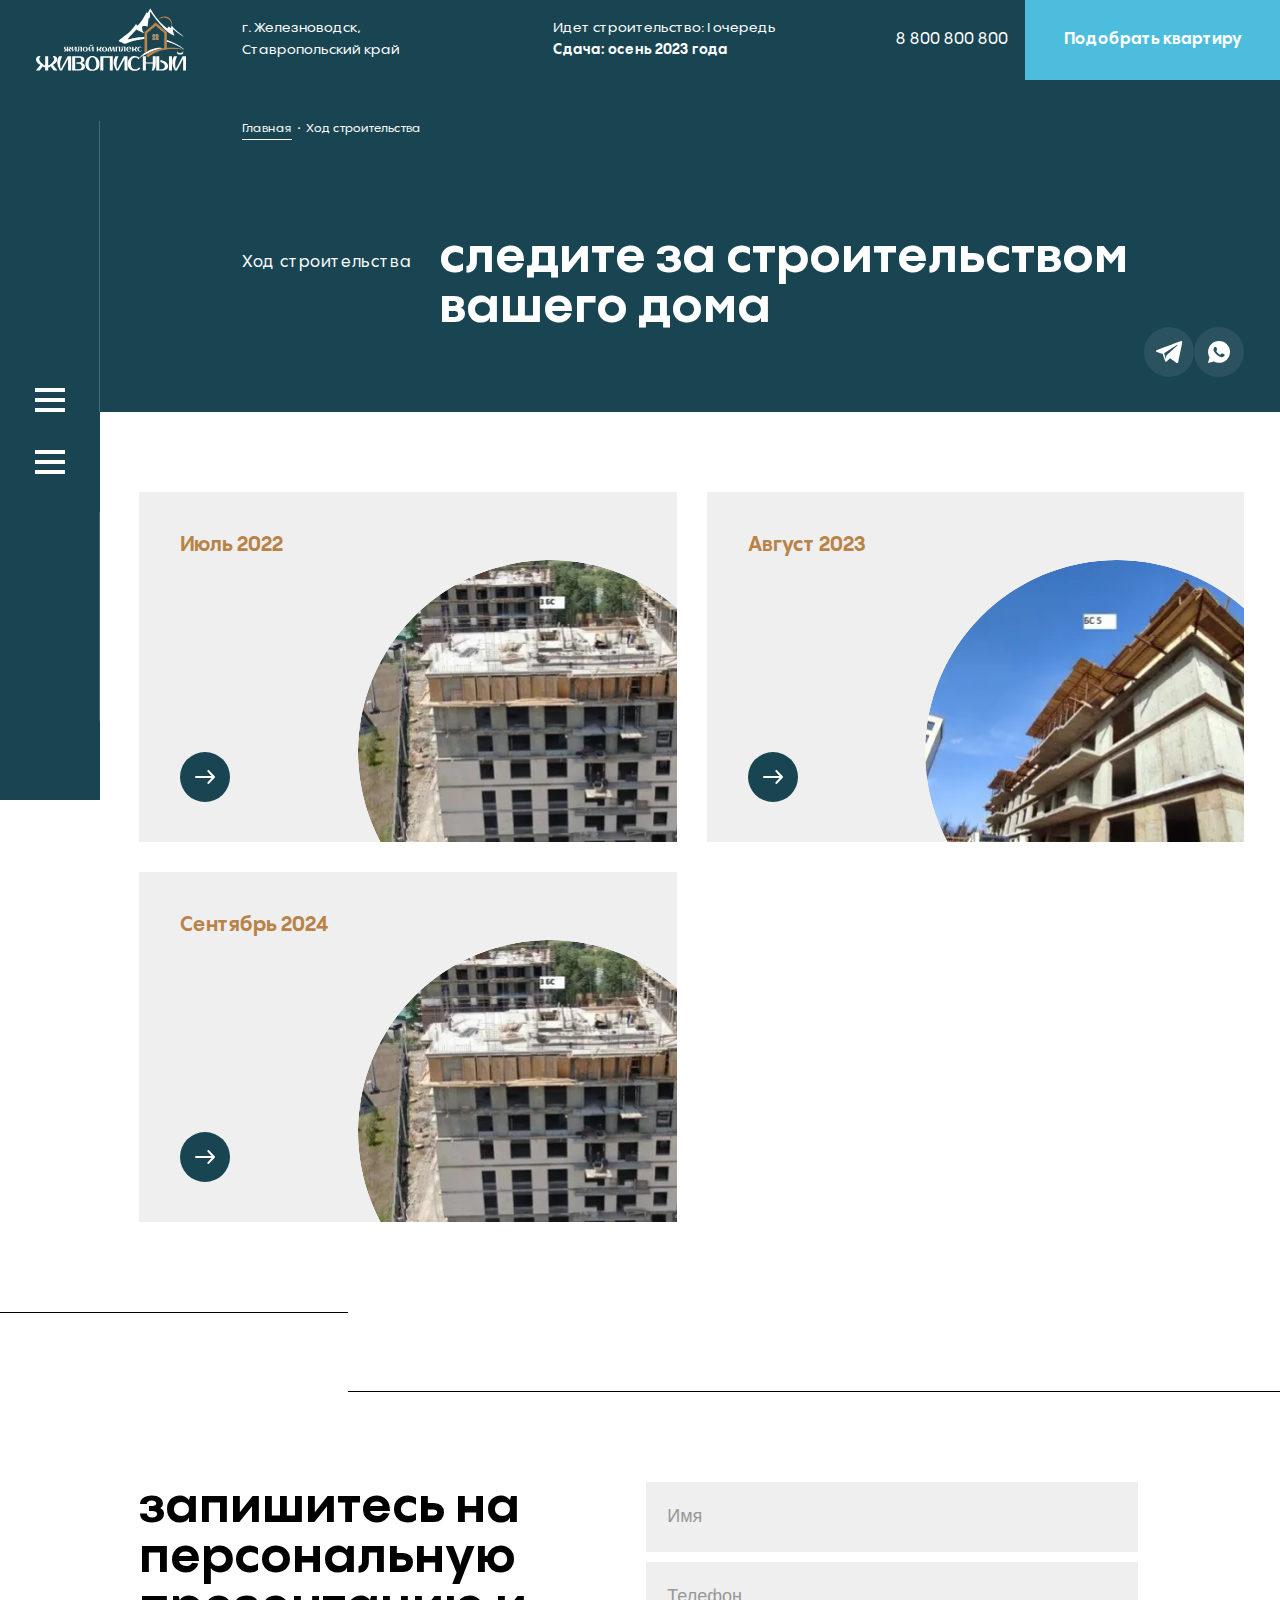
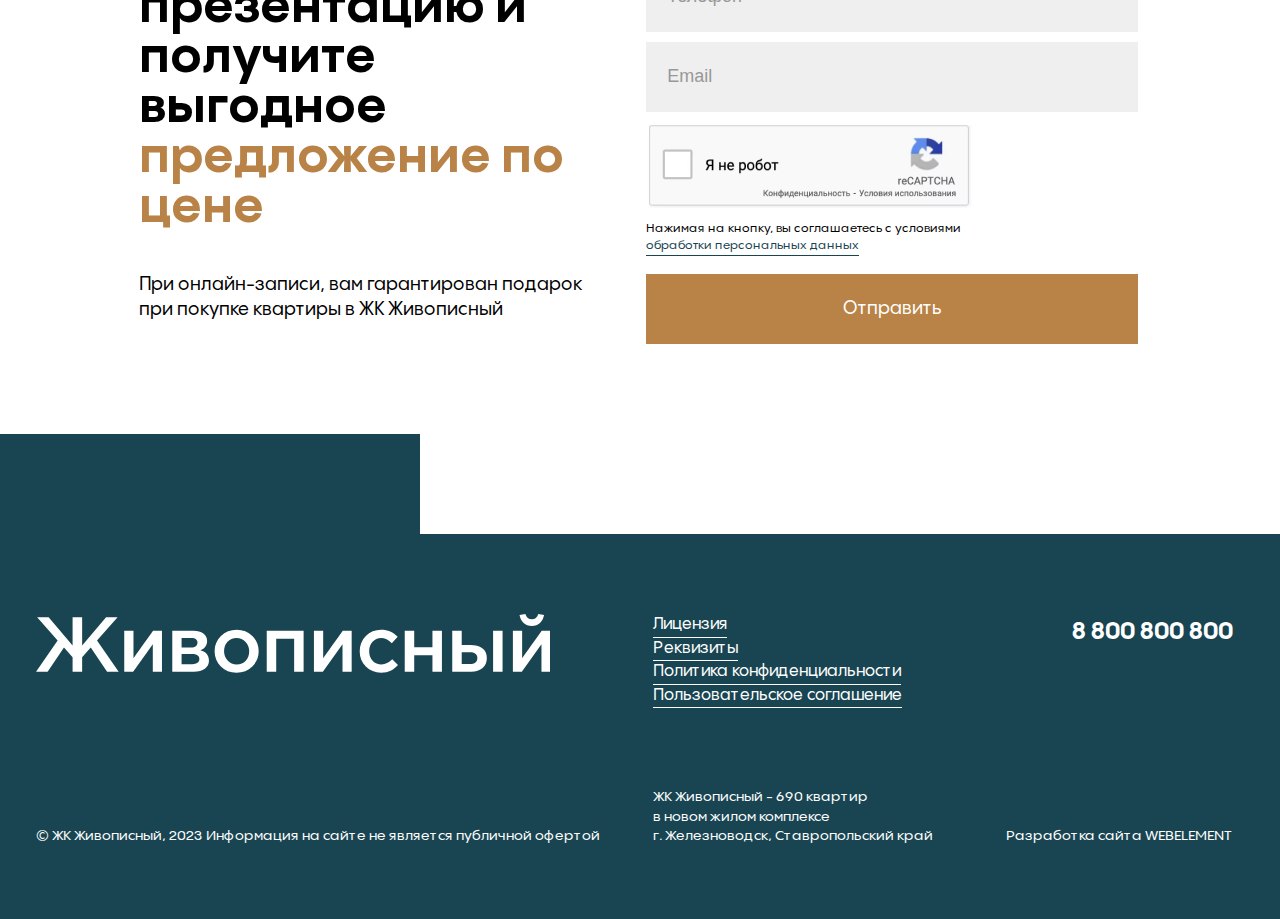
<file: construction-progress.html>
<!DOCTYPE html><html lang="ru"><head lang="ru"><meta charset="UTF-8"><meta http-equiv="X-UA-Compatible" content="IE=edge"><meta name="viewport" content="initial-scale=1.0, width=device-width"><meta name="mobile-web-app-capable" content="yes"><meta name="application-name" content=""><meta name="apple-mobile-web-app-capable" content="yes"><meta name="apple-mobile-web-app-status-bar-style" content="black-translucent"><meta name="apple-mobile-web-app-title" content=""><meta name="msapplication-TileImage" content="./images/favicons/mstile-144x144.png"><meta name="msapplication-config" content="./images/favicons/browserconfig.xml"><title>Ход строительства</title><link rel="shortcut icon" href="/images/favicons/favicon.ico"><link rel="icon" type="image/png" sizes="16x16" href="./images/favicons/favicon-16x16.png"><link rel="icon" type="image/png" sizes="32x32" href="./images/favicons/favicon-32x32.png"><link rel="icon" type="image/png" sizes="48x48" href="./images/favicons/favicon-48x48.png"><link rel="manifest" href="/images/favicons/manifest.json"><link rel="apple-touch-icon" sizes="57x57" href="./images/favicons/apple-touch-icon-57x57.png"><link rel="apple-touch-icon" sizes="60x60" href="./images/favicons/apple-touch-icon-60x60.png"><link rel="apple-touch-icon" sizes="72x72" href="./images/favicons/apple-touch-icon-72x72.png"><link rel="apple-touch-icon" sizes="76x76" href="./images/favicons/apple-touch-icon-76x76.png"><link rel="apple-touch-icon" sizes="114x114" href="./images/favicons/apple-touch-icon-114x114.png"><link rel="apple-touch-icon" sizes="120x120" href="./images/favicons/apple-touch-icon-120x120.png"><link rel="apple-touch-icon" sizes="144x144" href="./images/favicons/apple-touch-icon-144x144.png"><link rel="apple-touch-icon" sizes="152x152" href="./images/favicons/apple-touch-icon-152x152.png"><link rel="apple-touch-icon" sizes="167x167" href="./images/favicons/apple-touch-icon-167x167.png"><link rel="apple-touch-icon" sizes="180x180" href="./images/favicons/apple-touch-icon-180x180.png"><link rel="apple-touch-icon" sizes="1024x1024" href="./images/favicons/apple-touch-icon-1024x1024.png"><link rel="icon" type="image/png" sizes="228x228" href="./images/favicons/coast-228x228.png"><link rel="yandex-tableau-widget" href="./images/favicons/yandex-browser-manifest.json"><link rel="preload" as="font" href="./css/fonts.css"><link rel="stylesheet" href="./css/main.css"></head><body><header class="s-header"><div class="s-header__container"><button class="burger-menu js-menu-open s-header__burger-menu"><span class="burger-menu__line"></span></button><a class="s-header__logo" href="homepage.html"><svg class="s-header__logo-img" width="169" height="71" viewBox="0 0 169 71" fill="none" xmlns="http://www.w3.org/2000/svg">
<path d="M168.845 70.4274C168.426 70.4222 168.007 70.417 167.588 70.417C167.032 70.417 166.482 70.417 165.927 70.417C165.843 70.417 165.759 70.4117 165.675 70.4065C165.612 70.4012 165.55 70.3384 165.544 70.2755C165.539 70.1078 165.534 69.9402 165.534 69.7725C165.534 65.8641 165.534 61.9608 165.534 58.0523C165.534 57.8847 165.529 57.717 165.523 57.5494C165.523 57.5389 165.513 57.5179 165.502 57.5127C165.466 57.4865 165.44 57.497 165.419 57.5284C165.335 57.6751 165.251 57.8166 165.172 57.9633C163.208 61.6412 161.243 65.3192 159.278 69.0024C159.048 69.432 158.817 69.8564 158.587 70.286C158.545 70.3646 158.471 70.4065 158.382 70.4065C157.743 70.4065 157.109 70.4065 156.47 70.4065C156.381 70.4065 156.308 70.375 156.281 70.2807C156.198 69.9873 156.056 69.7254 155.92 69.4529C155.49 68.5989 155.061 67.7502 154.668 66.8805C154.097 65.6178 153.714 64.308 153.494 62.9458C153.326 61.8979 153.274 60.8448 153.368 59.7865C153.426 59.1526 153.573 58.5291 153.751 57.9161C154.102 56.7058 154.605 55.5584 155.186 54.4372C155.202 54.4058 155.223 54.3796 155.239 54.3534C155.281 54.2958 155.333 54.2643 155.406 54.2591C155.475 54.2591 155.543 54.2539 155.606 54.2539C156.596 54.2539 157.581 54.2539 158.571 54.2539C158.639 54.2539 158.702 54.2591 158.77 54.2643C158.812 54.2696 158.843 54.3377 158.822 54.3848C158.786 54.4582 158.749 54.5368 158.712 54.6101C158.304 55.3646 157.963 56.1452 157.67 56.9468C157.287 58.0052 156.989 59.0845 156.811 60.1952C156.68 61.0073 156.585 61.8246 156.58 62.6472C156.575 63.1658 156.57 63.6845 156.59 64.2085C156.643 65.4344 156.774 66.6499 157.083 67.8393C157.146 68.0803 157.23 68.316 157.308 68.557C157.314 68.5675 157.376 68.5728 157.387 68.5623C157.444 68.4837 157.507 68.3999 157.555 68.316C158.099 67.2944 158.639 66.278 159.184 65.2563C161.065 61.725 162.946 58.1885 164.832 54.6573C164.879 54.5682 164.926 54.4792 164.979 54.3953C165.026 54.322 165.083 54.2696 165.183 54.2696C165.319 54.2696 165.45 54.2643 165.586 54.2643C166.524 54.2643 167.462 54.2643 168.4 54.2643C168.552 54.2643 168.704 54.2853 168.85 54.2329C168.845 59.6346 168.845 65.031 168.845 70.4274Z" fill="white"/>
<path d="M129.042 49.287C128.487 49.4809 127.958 49.7219 127.424 49.9734C126.439 50.4397 125.48 50.9531 124.526 51.4823C123.18 52.2315 121.849 53.0069 120.555 53.8399C120.413 53.929 120.282 54.0338 120.146 54.1333C120.094 54.1752 120.125 54.2172 120.162 54.2538L120.172 54.2434C120.151 54.2224 120.12 54.1753 120.11 54.1805C120.031 54.2119 119.958 54.2434 119.889 54.2853C119.654 54.4372 119.423 54.5996 119.193 54.7516C119.098 54.8144 118.994 54.8668 118.894 54.9245C118.884 54.8668 118.873 54.804 118.863 54.7463C118.92 54.6887 118.978 54.6258 119.041 54.5787C119.434 54.28 119.832 53.9866 120.225 53.688C120.309 53.667 120.356 53.6199 120.377 53.5361C120.455 53.4889 120.466 53.4575 120.408 53.4679C120.387 53.4732 120.377 53.5046 120.361 53.5203C120.314 53.4994 120.272 53.5099 120.235 53.5361C119.832 53.7666 119.444 54.0286 119.077 54.3167C118.433 54.8144 117.789 55.3174 117.155 55.8309C116.662 56.229 116.232 56.6953 115.819 57.1773C115.546 57.4917 115.284 57.8165 115.022 58.1361C115.001 58.0575 114.98 57.9737 114.954 57.8951C115.007 57.7903 115.064 57.6908 115.117 57.586C115.179 57.4603 115.169 57.3817 115.059 57.2716C114.346 56.5224 113.498 56.0195 112.492 55.7837C112.476 55.7785 112.46 55.7785 112.445 55.7732C111.26 55.6265 110.139 55.7889 109.128 56.47C108.735 56.732 108.4 57.0568 108.127 57.4498C107.876 57.8061 107.672 58.1938 107.514 58.5972C107.163 59.4931 106.954 60.4204 106.891 61.3792C106.875 61.6464 106.854 61.9136 106.839 62.1808C106.786 63.2077 106.854 64.2241 107.095 65.2248C107.21 65.6964 107.368 66.1574 107.598 66.587C108.243 67.8183 109.243 68.5937 110.6 68.8923C110.862 68.9499 111.129 68.9709 111.397 68.9814C111.999 68.9971 112.602 68.9499 113.188 68.7875C114.273 68.4889 115.169 67.9021 115.871 67.0271C115.913 66.9747 115.95 66.9224 115.991 66.87C116.039 66.8123 116.117 66.7966 116.17 66.8333C116.536 67.1005 116.903 67.3624 117.265 67.6297C117.317 67.6716 117.327 67.7397 117.286 67.8078C116.683 68.8137 115.84 69.5577 114.771 70.0397C114.221 70.2912 113.644 70.4536 113.042 70.5479C112.832 70.5479 112.617 70.5322 112.424 70.6422C111.721 70.6422 111.014 70.6422 110.312 70.6422C110.082 70.5374 109.835 70.5427 109.594 70.5479C108.452 70.396 107.389 69.9978 106.404 69.4058C105.33 68.7561 104.523 67.8602 103.999 66.7128C103.611 65.8535 103.354 64.9576 103.255 64.0146C103.213 63.5954 103.176 63.1815 103.176 62.7624C103.192 60.4257 103.957 58.3562 105.471 56.5905C106.634 55.2336 108.122 54.411 109.893 54.1281C111.507 53.8714 113.063 54.0757 114.53 54.8197C114.781 54.9454 115.033 55.0816 115.279 55.2231C115.515 55.3541 115.73 55.5113 115.929 55.6946C116.259 55.9985 116.191 56.0299 116.521 55.637C117.207 54.8302 117.94 54.0757 118.711 53.3527C119.261 52.834 119.837 52.352 120.45 51.9119C120.885 51.5975 121.315 51.2779 121.744 50.9583C121.875 50.8588 121.996 50.7435 122.121 50.6335C122.315 50.5706 122.462 50.4292 122.63 50.3244C123.342 49.8581 124.044 49.3761 124.804 48.9989C124.877 48.9622 124.935 48.8993 124.998 48.8469C125.234 48.7945 125.422 48.6531 125.632 48.5483C126.229 48.2497 126.821 47.9405 127.429 47.6524C128.429 47.1808 129.462 46.7984 130.504 46.4264C132.815 45.6091 135.178 45.017 137.614 44.7498C138.415 44.6608 139.217 44.6503 140.019 44.6974C140.338 44.7184 140.647 44.7813 140.957 44.8651C141.25 44.9489 141.528 45.0537 141.763 45.258C141.884 45.3628 142.025 45.3995 142.177 45.4152C142.114 45.4414 142.057 45.4728 141.994 45.4886C141.391 45.6353 140.778 45.6929 140.171 45.7924C139.825 45.8501 139.479 45.892 139.133 45.9601C138.625 46.0649 138.122 46.1801 137.619 46.3007C136.582 46.5521 135.555 46.8403 134.528 47.1546C133.265 47.5424 132.05 48.0558 130.829 48.5588C130.289 48.7841 129.755 49.0198 129.2 49.198C129.142 49.2032 129.074 49.2189 129.042 49.287Z" fill="white"/>
<path d="M61.7233 70.5427C60.3506 70.3698 59.0984 69.893 57.9877 69.0548C57.3485 68.5727 56.8455 67.9755 56.4788 67.2629C56.0911 66.5137 55.8396 65.7173 55.7034 64.8843C55.5462 63.936 55.5409 62.9772 55.63 62.0289C55.761 60.5619 56.1697 59.1735 56.9136 57.8847C57.1808 57.4184 57.4899 56.9835 57.8253 56.5644C58.7212 55.4641 59.8686 54.7464 61.2151 54.3325C61.8595 54.1386 62.5196 54.0338 63.1903 54.0181C63.9447 54.0024 64.6992 54.0443 65.4327 54.2329C66.8996 54.6101 68.1571 55.3331 69.142 56.4963C70.0904 57.6175 70.7243 58.8958 71.0911 60.3104C71.374 61.4054 71.4683 62.5214 71.4264 63.6478C71.4002 64.3866 71.3006 65.1148 71.1015 65.8274C70.9967 66.1994 70.8605 66.5556 70.7033 66.9119C70.2737 67.8916 69.6136 68.6723 68.7334 69.2696C67.9056 69.8302 66.994 70.2022 66.0247 70.4222C65.8151 70.4694 65.5951 70.4956 65.3803 70.5322C65.134 70.5322 64.8878 70.5217 64.6572 70.6318C63.8871 70.6318 63.1169 70.6318 62.3467 70.6318C62.1529 70.5217 61.9381 70.5375 61.7233 70.5427ZM67.7903 63.2863C67.8008 62.5109 67.7222 61.6465 67.586 60.782C67.4393 59.8703 67.2088 58.9797 66.8682 58.1204C66.732 57.7746 66.5643 57.4498 66.3652 57.1407C66.0771 56.7006 65.7313 56.3181 65.3069 56.009C64.28 55.265 62.7868 55.2441 61.7233 56.009C61.4351 56.2186 61.1836 56.4596 60.9583 56.732C60.6073 57.1669 60.3453 57.6489 60.1358 58.1676C59.7271 59.184 59.4861 60.2423 59.3446 61.3269C59.2241 62.2752 59.1927 63.2287 59.2294 64.1875C59.2556 64.8424 59.3551 65.4868 59.5385 66.1155C59.7062 66.6814 59.9472 67.2158 60.3087 67.6873C60.9007 68.468 61.6604 68.9657 62.6297 69.1543C63.1117 69.2486 63.5989 69.2591 64.0809 69.2015C65.0135 69.0967 65.8099 68.7037 66.4438 68.0017C66.7372 67.6768 66.9782 67.3153 67.1668 66.9171C67.4236 66.367 67.5755 65.7855 67.6751 65.1882C67.7798 64.5909 67.7956 63.9884 67.7903 63.2863Z" fill="white"/>
<path d="M109.516 70.6318C109.542 70.6003 109.573 70.5689 109.6 70.5375L109.516 70.6318Z" fill="#BA854A"/>
<path d="M122.085 34.9996C121.299 35.0258 120.513 35.1044 119.732 35.1882C119.366 35.2301 118.999 35.2668 118.632 35.3087C117.935 35.382 117.238 35.4868 116.542 35.5916C115.745 35.7121 114.959 35.8536 114.168 36.0055C112.754 36.278 111.355 36.608 109.961 36.98C107.064 37.7607 104.229 38.7247 101.463 39.8773C101.217 39.9821 100.965 40.0764 100.714 40.1707C100.572 40.2231 100.426 40.265 100.279 40.3017C100.064 40.3541 99.8494 40.3436 99.6345 40.2912C99.3726 40.2231 99.1263 40.1236 98.8853 40.0083C98.1099 39.652 97.3345 39.301 96.5643 38.929C95.4798 38.4051 94.4005 37.8707 93.316 37.3415C93.2112 37.2891 93.1117 37.2315 93.0121 37.1634C92.9912 37.1529 92.9807 37.0953 92.9912 37.0743C93.0331 37.0062 93.0855 36.9381 93.1431 36.8752C93.7771 36.2046 94.432 35.5549 95.1183 34.9419C96.1504 34.0094 97.2402 33.1449 98.3562 32.3171C99.3359 31.5888 100.326 30.871 101.311 30.1428C102.443 29.3045 103.543 28.4295 104.601 27.497C106.377 25.9252 107.975 24.191 109.437 22.3258C110.406 21.0841 111.318 19.8005 112.172 18.4802C112.261 18.3387 112.361 18.2025 112.45 18.0663C112.471 18.0349 112.56 18.0244 112.581 18.0558C112.633 18.1187 112.691 18.1816 112.733 18.2549C112.953 18.6112 113.168 18.9727 113.382 19.329C113.45 19.4442 113.513 19.5647 113.581 19.68C113.623 19.7481 113.718 19.7795 113.801 19.7376C113.985 19.6538 114.168 19.57 114.341 19.4704C114.676 19.2766 114.975 19.0303 115.263 18.7736C115.777 18.3125 116.243 17.8148 116.688 17.2857C117.448 16.3897 118.134 15.4414 118.794 14.4722C119.989 12.7118 121.079 10.8833 122.116 9.02859C122.792 7.81308 123.442 6.58709 124.065 5.34539C124.102 5.27204 124.139 5.19345 124.175 5.1201C124.243 4.98912 124.322 4.96293 124.463 5.04675C124.589 5.12534 124.715 5.21441 124.83 5.30872C124.951 5.40302 125.061 5.50781 125.176 5.59688C125.239 5.64403 125.323 5.67546 125.396 5.71214C125.433 5.72786 125.459 5.71738 125.485 5.68594C125.564 5.5602 125.653 5.43446 125.726 5.30348C126.318 4.27134 126.905 3.23921 127.492 2.20708C127.717 1.81413 127.947 1.42643 128.183 1.03872C128.262 0.907743 128.351 0.78724 128.435 0.666738C128.461 0.630063 128.534 0.635302 128.566 0.677216C128.623 0.755805 128.686 0.839633 128.739 0.923461C129.095 1.46834 129.456 2.01323 129.807 2.56335C130.688 3.93079 131.557 5.30348 132.443 6.66044C133.679 8.55705 134.994 10.396 136.419 12.1564C136.618 12.4027 136.818 12.6489 137.027 12.8952C137.09 12.9685 137.174 13.0314 137.247 13.0995C137.279 13.1938 137.341 13.2619 137.42 13.3143C137.467 13.4453 137.567 13.5396 137.656 13.6391C138.169 14.2154 138.672 14.797 139.196 15.3628C141.617 17.972 144.252 20.3506 147.024 22.5773C147.102 22.6402 147.181 22.703 147.265 22.7607C147.338 22.8131 147.417 22.8131 147.506 22.7869C147.668 22.7345 147.804 22.6349 147.92 22.5144C148.103 22.3206 148.281 22.1162 148.454 21.9172C148.653 21.6919 148.842 21.4561 149.041 21.2308C149.161 21.0946 149.297 20.9636 149.465 20.885C149.507 20.8641 149.565 20.8641 149.607 20.8745C149.669 20.8955 149.727 20.9322 149.779 20.9741C150.01 21.1679 150.24 21.3618 150.461 21.5661C150.66 21.7443 150.843 21.9381 151.042 22.1215C151.189 22.2577 151.346 22.3834 151.535 22.462C151.592 22.4882 151.681 22.4568 151.707 22.4044C151.728 22.3573 151.749 22.3153 151.77 22.2682C151.901 21.9067 152.032 21.5452 152.158 21.1784C152.331 20.6702 152.493 20.162 152.661 19.6538C152.74 19.6852 152.782 19.7533 152.829 19.8162C152.865 19.8686 152.907 19.9158 152.949 19.9629C152.975 20.0834 153.043 20.1777 153.112 20.272C153.421 20.7278 153.767 21.1627 154.128 21.5818C155.013 22.614 155.983 23.5623 156.983 24.4844C158.388 25.7785 159.849 27.0097 161.332 28.22C162.579 29.2364 163.831 30.2476 165.073 31.2692C165.408 31.5469 165.722 31.8508 166.047 32.1442C166.084 32.1756 166.1 32.2228 166.126 32.2699C166.131 32.2804 166.126 32.3014 166.115 32.3066C166.105 32.3171 166.084 32.3328 166.074 32.3328C166.011 32.3171 165.943 32.3014 165.885 32.2752C165.461 32.0813 165.052 31.8403 164.654 31.5993C163.794 31.0754 162.961 30.5148 162.134 29.9437C159.671 28.2305 157.266 26.4386 154.94 24.542C154.631 24.2905 154.322 24.0286 154.013 23.7718C153.992 23.7561 153.95 23.7666 153.918 23.7666C153.908 23.7666 153.897 23.7876 153.892 23.798C153.887 23.8138 153.887 23.8295 153.882 23.8452C153.882 23.8609 153.882 23.8766 153.882 23.8976C153.95 25.5689 154.228 27.1931 154.94 28.7229C155.076 29.0111 155.202 29.3045 155.328 29.5927C155.454 29.8861 155.564 30.1847 155.637 30.4938C155.663 30.6091 155.668 30.7243 155.679 30.8396C155.684 30.913 155.626 30.9758 155.558 30.9601C155.38 30.9234 155.197 30.892 155.019 30.8501C154.348 30.6929 153.709 30.4414 153.085 30.148C152.399 29.8284 151.749 29.4564 151.11 29.0478C149.879 28.2619 148.726 27.3712 147.616 26.4282C145.866 24.9402 144.226 23.3318 142.644 21.6657C140.736 19.659 138.924 17.5738 137.174 15.431C134.187 11.7844 131.358 8.02265 128.702 4.13512C128.634 4.04082 128.56 3.95175 128.487 3.85744C128.482 3.8522 128.456 3.86268 128.44 3.86792C128.382 3.89936 128.409 3.82601 128.403 3.88888C128.393 3.98842 128.377 4.08797 128.372 4.18752C128.351 5.16202 128.34 6.13128 128.309 7.10578C128.283 7.94406 128.241 8.78234 128.194 9.61538C128.178 9.8983 128.136 10.1812 128.105 10.4641C128.073 10.7628 127.942 11.009 127.701 11.1872C127.555 11.2972 127.397 11.3967 127.245 11.4963C127.104 11.5906 126.962 11.6744 126.826 11.774C126.701 11.863 126.622 11.9888 126.601 12.1512C126.538 12.5494 126.465 12.9423 126.412 13.3405C126.313 14.1211 126.224 14.9018 126.135 15.6877C126.082 16.1383 126.046 16.5888 125.998 17.0394C125.946 17.5214 125.894 18.0034 125.847 18.4907C125.799 18.957 125.752 19.4233 125.7 19.8896C125.668 20.1568 125.637 20.424 125.6 20.6859C125.59 20.775 125.511 20.8326 125.422 20.8117C124.982 20.7174 124.537 20.6231 124.097 20.5183C123.578 20.3925 123.054 20.2825 122.52 20.2039C122.085 20.1358 121.65 20.1306 121.215 20.1515C120.964 20.162 120.717 20.2301 120.482 20.3139C119.837 20.5445 119.481 21.016 119.366 21.6814C119.318 21.9643 119.308 22.2472 119.324 22.5354C119.355 23.0907 119.465 23.6304 119.607 24.1648C119.701 24.5368 119.816 24.9088 119.916 25.2755C120.057 25.7942 120.272 26.2867 120.534 26.753C120.691 27.0307 120.848 27.3083 121 27.586C121.089 27.7484 121.178 27.9056 121.205 28.0942C121.21 28.1361 121.163 28.1938 121.115 28.1885C121.032 28.1781 120.948 28.1781 120.869 28.1519C120.628 28.0733 120.408 27.9528 120.193 27.8218C119.827 27.586 119.439 27.3869 119.046 27.2036C117.076 26.2762 115.106 25.3593 113.131 24.4372C113.042 24.3953 112.947 24.3586 112.853 24.3272C112.827 24.3167 112.785 24.3272 112.759 24.3429C112.717 24.3691 112.68 24.4058 112.649 24.4425C111.549 25.7051 110.391 26.9206 109.259 28.1571C108.117 29.404 106.969 30.651 105.838 31.9137C105.225 32.6 104.633 33.3073 104.041 34.0146C103.774 34.3342 103.533 34.68 103.286 35.0205C103.229 35.0991 103.176 35.1882 103.134 35.2825C103.113 35.3244 103.092 35.3873 103.108 35.4187C103.124 35.4449 103.192 35.4659 103.234 35.4606C103.548 35.4082 103.863 35.3611 104.172 35.2877C105.131 35.0624 106.095 34.8267 107.053 34.5909C108.421 34.2556 109.793 33.9622 111.177 33.716C112.151 33.5431 113.126 33.3911 114.105 33.2601C114.834 33.1606 115.567 33.0925 116.301 33.0191C116.882 32.9615 117.469 32.9143 118.051 32.8672C118.15 32.8567 118.25 32.8515 118.349 32.8462C119.586 32.7886 120.827 32.71 122.064 32.7153C122.116 33.4645 122.116 34.2346 122.085 34.9996Z" fill="white"/>
<path d="M122.085 34.9996C122.111 34.2294 122.116 33.4592 122.085 32.6943C122.095 32.4952 122.106 32.2909 122.111 32.0918C122.116 30.5672 122.111 29.0426 122.116 27.5127C122.116 27.015 122.09 27.0621 122.462 26.7425C123.18 26.1348 123.898 25.5323 124.615 24.9245C125.202 24.4268 125.789 23.9238 126.37 23.4208C127.324 22.6035 128.278 21.781 129.226 20.9584C129.86 20.4083 130.483 19.8529 131.117 19.3028C131.61 18.8732 132.107 18.454 132.61 18.0349C133.255 17.4952 133.91 16.9713 134.512 16.395C134.596 16.3164 134.675 16.3112 134.779 16.3898C134.942 16.5103 135.099 16.6308 135.251 16.7617C136.063 17.4638 136.875 18.1659 137.687 18.8679C138.117 19.2399 138.562 19.6014 138.971 19.9944C139.259 20.272 139.584 20.5183 139.888 20.7803C140.317 21.1522 140.752 21.5242 141.182 21.8962C142.355 22.9231 143.529 23.9448 144.703 24.9717C145.41 25.5899 146.122 26.2029 146.825 26.8211C147.275 27.2193 147.207 27.1093 147.212 27.6751C147.217 30.2423 147.217 32.8043 147.223 35.3716C147.223 35.5707 147.233 35.775 147.238 35.9741C147.238 36.5923 147.238 37.2106 147.238 37.8288C147.233 37.9807 147.223 38.1274 147.223 38.2794C147.223 40.3751 147.223 42.4655 147.228 44.5612C147.228 44.6608 147.228 44.7603 147.228 44.8651C147.228 44.8965 147.238 44.9332 147.238 44.9647C147.244 45.0118 147.301 45.0537 147.343 45.0485C147.899 44.9332 148.464 44.8337 149.03 44.8022C149.832 44.7551 150.633 44.687 151.44 44.687C152.562 44.687 153.683 44.7132 154.804 44.7603C155.606 44.797 156.407 44.8756 157.209 44.9018C157.261 44.9018 157.308 44.9123 157.361 44.9175C157.879 44.9699 158.393 45.0223 158.911 45.0747C159.346 45.1166 159.781 45.148 160.211 45.2109C161.007 45.3262 161.804 45.4257 162.595 45.5672C163.533 45.7348 164.47 45.9234 165.387 46.1854C165.529 46.2273 165.681 46.2535 165.827 46.2849C165.901 46.3164 165.979 46.3426 166.053 46.374C166.246 46.4683 166.435 46.5626 166.65 46.5836L166.639 46.5783C166.676 46.6517 166.76 46.6517 166.823 46.6884C166.87 46.7355 166.865 46.6465 166.865 46.7146C166.865 46.7408 166.849 46.7774 166.833 46.7827C166.807 46.7932 166.765 46.7932 166.734 46.7879C166.121 46.7041 165.508 46.615 164.895 46.5312C164.565 46.484 164.229 46.4474 163.899 46.4107C163.417 46.3635 162.935 46.3216 162.448 46.2797C161.798 46.2221 161.149 46.1697 160.499 46.1173C160.468 46.112 160.431 46.1121 160.399 46.1121C159.582 46.0754 158.76 46.0177 157.942 46.0073C156.554 45.9915 155.16 45.9915 153.772 46.0073C152.97 46.0177 152.163 46.0649 151.362 46.1173C150.592 46.1644 149.827 46.2326 149.062 46.3111C148.365 46.3845 147.668 46.484 146.971 46.5731C145.855 46.7093 144.755 46.9032 143.655 47.118C142.471 47.3485 141.302 47.6262 140.139 47.9458C138.573 48.3754 137.022 48.8574 135.497 49.418C134.098 49.9315 132.715 50.4921 131.395 51.1836C131.206 51.2832 130.997 51.3618 130.845 51.5242C130.834 51.5294 130.819 51.5347 130.808 51.5452C130.803 51.5504 130.803 51.5609 130.798 51.5714C130.808 51.5556 130.824 51.5347 130.834 51.519C130.918 51.5085 131.002 51.5085 131.081 51.477C131.206 51.4299 131.327 51.367 131.447 51.3094C132.432 50.8012 133.459 50.3978 134.497 50.0101C135.487 49.6433 136.482 49.2975 137.499 49.0198C137.855 48.9203 138.211 48.8365 138.573 48.7579C138.719 48.7264 138.871 48.7317 139.029 48.716C138.997 48.826 138.908 48.7998 138.85 48.8155C137.163 49.3132 135.513 49.9262 133.915 50.6597C131.903 51.5818 129.965 52.6454 128.115 53.8661C127.738 54.1176 127.371 54.3796 127.062 54.7201C126.795 55.0135 126.46 55.134 126.072 55.1288C125.543 55.1183 125.045 54.9978 124.6 54.6992C124.432 54.5839 124.29 54.4425 124.186 54.2643C124.039 54.0076 123.981 53.7404 124.06 53.4418C124.139 53.1431 124.275 52.8812 124.458 52.6349C124.762 52.2315 125.118 51.8752 125.501 51.5504C126.051 51.0841 126.648 50.6807 127.277 50.3297C127.717 50.0834 128.157 49.8476 128.597 49.6014C128.754 49.5123 128.932 49.4442 129.053 49.2923C129.09 49.2242 129.153 49.2137 129.215 49.1927C129.771 49.0146 130.305 48.7788 130.845 48.5535C132.066 48.0506 133.281 47.5371 134.544 47.1494C135.565 46.8351 136.592 46.5469 137.635 46.2954C138.138 46.1749 138.641 46.0597 139.149 45.9549C139.49 45.8868 139.841 45.8448 140.186 45.7872C140.794 45.6877 141.412 45.6248 142.01 45.4833C142.073 45.4676 142.135 45.4362 142.193 45.41C142.361 45.3943 142.528 45.3838 142.691 45.3628C143.073 45.3209 143.456 45.258 143.838 45.2319C144.247 45.2004 144.242 45.2161 144.247 44.7918C144.247 44.7603 144.247 44.7236 144.247 44.6922C144.263 41.0195 144.236 37.352 144.278 33.6793C144.299 32.0342 144.283 30.3943 144.283 28.7492C144.283 28.6129 144.283 28.482 144.283 28.3457C144.283 28.241 144.242 28.1466 144.168 28.0785C143.995 27.9214 143.822 27.7589 143.644 27.607C143.12 27.1617 142.596 26.7216 142.067 26.2815C140.962 25.3594 139.851 24.4373 138.746 23.5099C137.745 22.6716 136.744 21.8281 135.749 20.9846C135.455 20.7383 135.162 20.4816 134.869 20.2354C134.743 20.1306 134.68 20.1253 134.554 20.2092C134.193 20.4554 133.857 20.7383 133.538 21.0265C132.532 21.9381 131.474 22.7921 130.431 23.6566C129.697 24.2644 128.959 24.8774 128.23 25.4903C127.754 25.8885 127.293 26.3024 126.821 26.7006C126.465 27.0045 126.098 27.3031 125.742 27.6018C125.537 27.7747 125.338 27.9528 125.134 28.1309C125.05 28.3929 125.087 28.6601 125.061 28.9273C125.04 29.1107 125.034 29.294 125.029 29.4774C125.008 31.6569 124.993 33.8365 125.029 36.016C125.034 36.3828 125.061 36.7547 125.061 37.1215C125.071 38.7142 125.076 40.307 125.076 41.8997C125.076 43.5448 125.071 45.1847 125.066 46.8298C125.066 46.9818 125.061 47.1337 125.055 47.2804C125.04 47.7991 125.029 48.3178 125.014 48.8365C124.951 48.8889 124.888 48.9517 124.82 48.9884C124.055 49.3656 123.353 49.8476 122.645 50.3139C122.478 50.424 122.331 50.5602 122.137 50.623C122.085 50.424 122.106 50.2249 122.106 50.0205C122.106 46.7879 122.106 43.5553 122.111 40.3227C122.111 38.7299 122.111 37.1424 122.111 35.5497C122.106 35.3716 122.095 35.183 122.085 34.9996Z" fill="#BA854A"/>
<path d="M10.3419 59.5403C10.3419 57.979 10.3419 56.4229 10.3419 54.8616C10.3419 54.7097 10.3472 54.5577 10.3472 54.411C10.3472 54.3534 10.4153 54.2801 10.4729 54.2748C10.541 54.2696 10.6091 54.2643 10.672 54.2643C11.5784 54.2643 12.4795 54.2643 13.3859 54.2643C13.454 54.2643 13.5169 54.2748 13.585 54.2748C13.6427 54.2801 13.6793 54.322 13.6898 54.3691C13.7055 54.4477 13.7108 54.5368 13.7108 54.6206C13.7108 55.024 13.7108 55.4275 13.7108 55.8256C13.7108 58.6077 13.7108 61.3897 13.7108 64.1718C13.7108 64.3394 13.716 64.5071 13.7212 64.6747C13.7212 64.7324 13.8155 64.7952 13.8627 64.769C13.8941 64.7533 13.9256 64.7428 13.9518 64.7271C15.314 63.957 16.5976 63.082 17.7555 62.0289C18.4051 61.4421 18.971 60.782 19.4477 60.0485C19.7307 59.6084 19.9769 59.1578 20.1498 58.6601C20.307 58.199 20.4118 57.7275 20.396 57.2298C20.3908 56.973 20.3437 56.7268 20.2651 56.491C20.1341 56.0824 19.9036 55.7366 19.5578 55.4798C19.4897 55.4275 19.4215 55.3855 19.3534 55.3384C19.2958 55.2965 19.2591 55.2388 19.2591 55.1707C19.2591 54.804 19.2644 54.432 19.2644 54.0653C19.2644 54.0076 19.343 53.95 19.4058 53.9447C19.7411 53.9238 20.0765 53.9867 20.4065 54.0391C21.2448 54.1753 22.015 54.4896 22.7013 54.9978C23.2148 55.3803 23.5763 55.8728 23.7963 56.4701C24.0164 57.0621 24.0688 57.6751 23.9797 58.3038C23.8697 59.0478 23.592 59.7236 23.1833 60.3471C22.8847 60.8134 22.5284 61.2378 22.1407 61.636C21.3915 62.4061 20.548 63.0715 19.6678 63.6898C19.5316 63.7841 19.3954 63.8889 19.2644 63.9884C19.2225 64.0198 19.2172 64.0775 19.2434 64.1194C19.2696 64.1613 19.2958 64.2032 19.3272 64.2451C19.3796 64.3132 19.432 64.3761 19.4844 64.4442C20.8885 66.257 22.2979 68.075 23.702 69.8878C23.8016 70.0188 23.8959 70.1602 23.9954 70.2965C24.0216 70.3331 23.9849 70.4065 23.943 70.4117C23.8749 70.417 23.8068 70.4222 23.7439 70.4222C22.6385 70.4222 21.533 70.4222 20.4275 70.4222C20.3437 70.4222 20.2598 70.4274 20.176 70.4117C20.1288 70.4065 20.0765 70.3803 20.045 70.3436C19.9455 70.2284 19.8564 70.1131 19.7621 69.9926C18.73 68.6304 17.6978 67.2682 16.6657 65.906C16.6081 65.8274 16.54 65.754 16.4666 65.6807C16.4457 65.6597 16.4037 65.6492 16.3775 65.6597C16.3147 65.6807 16.2518 65.7069 16.1942 65.7383C15.4397 66.1365 14.6853 66.5347 13.9256 66.9329C13.8837 66.9538 13.8365 66.98 13.7998 67.0167C13.7684 67.0481 13.7265 67.0953 13.7212 67.1372C13.7055 67.2525 13.7055 67.373 13.7055 67.4882C13.7055 68.2584 13.7055 69.0286 13.7055 69.804C13.7055 69.9402 13.7055 70.0712 13.7003 70.2074C13.695 70.4117 13.6374 70.417 13.5012 70.4274C13.4855 70.4274 13.4698 70.4274 13.4488 70.4274C12.4953 70.4274 11.5365 70.4274 10.5829 70.4274C10.5305 70.4274 10.4781 70.4327 10.4362 70.4117C10.3943 70.396 10.3472 70.3646 10.3419 70.3069C10.3367 70.1707 10.3262 70.0397 10.3262 69.9035C10.3262 69.0967 10.3262 68.2951 10.3262 67.4882C10.3262 67.373 10.3262 67.2525 10.3157 67.1372C10.3105 67.0953 10.2738 67.0481 10.2424 67.0167C10.2057 66.9853 10.1585 66.9591 10.1166 66.9381C9.34646 66.5347 8.57629 66.126 7.80612 65.7226C7.77468 65.7069 7.74325 65.6912 7.71705 65.6807C7.62799 65.6388 7.57035 65.6545 7.50224 65.7383C7.40794 65.8588 7.31363 65.9741 7.22456 66.0946C6.24482 67.3887 5.25984 68.688 4.2801 69.9821C4.20151 70.0869 4.11245 70.1917 4.03386 70.3017C3.97099 70.3908 3.88716 70.4327 3.77713 70.4274C3.70902 70.4274 3.64091 70.4274 3.57804 70.4274C2.48828 70.4274 1.39851 70.4274 0.308748 70.4274C0.22492 70.4274 0.141092 70.4222 0.0572638 70.4117C0.041546 70.4117 0.0153498 70.3489 0.0258283 70.3279C0.062503 70.2545 0.104417 70.1812 0.15681 70.1183C0.947937 69.0967 1.73382 68.075 2.52495 67.0586C3.21129 66.1732 3.90288 65.2825 4.58922 64.3971C4.66257 64.3028 4.72544 64.2084 4.79355 64.1089C4.81451 64.0775 4.81451 64.0408 4.78307 64.0198C4.70448 63.957 4.63113 63.8941 4.5473 63.8365C3.99718 63.454 3.45754 63.0558 2.93885 62.6262C2.40969 62.1861 1.91196 61.7146 1.46138 61.1906C1.05272 60.7191 0.701692 60.2109 0.439729 59.6451C0.141092 58.9954 -0.0318035 58.3195 0.00487125 57.6017C0.062503 56.5015 0.5026 55.6004 1.41423 54.9507C2.09533 54.4687 2.85503 54.1753 3.68283 54.0495C4.0129 53.9971 4.34297 53.929 4.68353 53.9709C4.7202 53.9762 4.78831 54.0338 4.78831 54.0653C4.78831 54.081 4.79355 54.0967 4.79355 54.1124C4.79355 54.4634 4.79355 54.8145 4.79879 55.1655C4.79879 55.2388 4.76735 55.2965 4.70972 55.3384C4.64161 55.3908 4.56826 55.4327 4.50539 55.4798C4.07053 55.8047 3.82429 56.25 3.70902 56.7739C3.599 57.2769 3.65139 57.7746 3.77713 58.2671C3.92383 58.8382 4.17532 59.3674 4.48443 59.8703C4.97168 60.6615 5.56372 61.3635 6.24482 61.9922C6.72683 62.4376 7.23504 62.8462 7.75897 63.2339C8.47674 63.7631 9.22596 64.2399 9.99613 64.68C10.0695 64.7219 10.1481 64.7533 10.2214 64.79C10.2581 64.8057 10.3367 64.769 10.3367 64.7271C10.3419 64.5752 10.3472 64.4285 10.3472 64.2766C10.3419 62.6943 10.3419 61.1173 10.3419 59.5403Z" fill="white"/>
<path d="M102.961 62.3485C102.961 64.8791 102.961 67.4096 102.961 69.9402C102.961 70.4274 102.982 70.4222 102.506 70.417C101.667 70.417 100.829 70.417 99.9908 70.417C99.907 70.417 99.8231 70.417 99.7393 70.4117C99.645 70.4065 99.5769 70.3488 99.5717 70.265C99.5664 70.2126 99.5664 70.1655 99.5664 70.1131C99.5664 69.9769 99.5664 69.8459 99.5664 69.7097C99.5664 65.8378 99.5664 61.966 99.5664 58.0942C99.5664 57.9266 99.5664 57.7589 99.5612 57.5913C99.5612 57.5651 99.535 57.5389 99.5245 57.5127C99.5088 57.4812 99.4511 57.5127 99.4145 57.5808C99.3202 57.7589 99.2206 57.9318 99.1263 58.1099C97.0306 62.0394 94.9297 65.9688 92.8287 69.8983C92.4987 70.5165 92.6663 70.4065 91.9538 70.417C91.4665 70.4222 90.9845 70.417 90.4973 70.4117C90.4082 70.4117 90.3401 70.375 90.3086 70.2807C90.2248 69.9873 90.0781 69.7254 89.9471 69.4529C89.5437 68.6461 89.1298 67.8392 88.7578 67.0167C88.2496 65.8955 87.8724 64.7428 87.6314 63.5378C87.3904 62.3171 87.2961 61.0806 87.3956 59.8389C87.4375 59.2888 87.558 58.7439 87.6995 58.2095C88.0505 56.8944 88.5902 55.6475 89.2136 54.4425C89.2294 54.411 89.2503 54.3848 89.266 54.3586C89.3079 54.301 89.3603 54.2696 89.4337 54.2643C89.5175 54.2643 89.6013 54.2591 89.6852 54.2591C90.6387 54.2591 91.5975 54.2591 92.551 54.2591C92.6349 54.2591 92.7187 54.2643 92.8025 54.2696C92.8444 54.2696 92.8759 54.3429 92.8549 54.3901C92.813 54.4791 92.7659 54.5734 92.7187 54.6573C92.3205 55.396 91.9852 56.1609 91.7023 56.9521C91.3198 58.0104 91.0264 59.0897 90.8378 60.2004C90.733 60.8134 90.6649 61.4316 90.6335 62.0499C90.5811 63.0034 90.5811 63.957 90.6649 64.9157C90.7068 65.382 90.7383 65.8483 90.8116 66.3146C90.9216 67.0586 91.0736 67.7973 91.3146 68.5151C91.3251 68.5413 91.3513 68.5623 91.3722 68.578C91.3827 68.5832 91.4141 68.578 91.4194 68.5675C91.477 68.4889 91.5399 68.4051 91.587 68.3213C92.1371 67.2891 92.6873 66.2517 93.2374 65.2144C95.1026 61.7093 96.9677 58.2095 98.8329 54.7044C99.1054 54.191 99.0163 54.2643 99.5507 54.2643C100.557 54.2591 101.563 54.2643 102.569 54.2643C102.668 54.2643 102.768 54.2748 102.867 54.2853C102.893 54.2905 102.92 54.3272 102.935 54.3534C102.951 54.3796 102.956 54.4163 102.956 54.4529C102.961 54.6049 102.961 54.7568 102.961 54.9035C102.961 57.3869 102.961 59.8651 102.961 62.3485Z" fill="white"/>
<path d="M39.5193 62.3694C39.5193 64.8319 39.5193 67.2944 39.5193 69.762C39.5193 69.914 39.5193 70.0659 39.5141 70.2126C39.5088 70.3593 39.4564 70.4065 39.2888 70.4117C39.2364 70.4117 39.1892 70.4117 39.1368 70.4117C38.2514 70.4117 37.3607 70.4117 36.4753 70.4117C36.4072 70.4117 36.3391 70.4065 36.2762 70.4065C36.1924 70.4012 36.1295 70.3331 36.1295 70.2388C36.1243 70.1026 36.1243 69.9716 36.1243 69.8354C36.1243 68.5937 36.1243 67.3572 36.1243 66.1155C36.1243 63.433 36.1243 60.7505 36.1243 58.0733C36.1243 57.9056 36.1138 57.7379 36.1138 57.5703C36.1138 57.5231 36.0981 57.5022 36.0509 57.5127C36.0352 57.5179 36.0143 57.5179 36.009 57.5284C35.9409 57.6436 35.8728 57.7589 35.8099 57.8742C34.2329 60.8291 32.6559 63.784 31.0789 66.739C30.513 67.8026 29.942 68.8661 29.3761 69.9297C29.3132 70.0502 29.2451 70.1655 29.1823 70.2807C29.1404 70.3593 29.0775 70.4117 28.9832 70.4117C28.3283 70.4117 27.6786 70.4117 27.0237 70.4065C26.9503 70.4065 26.8927 70.3593 26.877 70.2912C26.7774 69.9507 26.6046 69.6415 26.4474 69.3272C25.9758 68.3998 25.5095 67.4725 25.1061 66.5189C24.6346 65.4187 24.3202 64.2765 24.1159 63.1029C23.9902 62.3904 23.9325 61.6779 23.9168 60.9548C23.8906 60.0065 24.0216 59.0844 24.2678 58.1728C24.6189 56.8735 25.148 55.6475 25.7663 54.4529C25.782 54.4215 25.8029 54.3953 25.8187 54.3691C25.8553 54.3115 25.9077 54.2696 25.9811 54.2643C26.0492 54.2591 26.1173 54.2591 26.1802 54.2591C27.1704 54.2591 28.1554 54.2591 29.1456 54.2591C29.2137 54.2591 29.2818 54.2643 29.3447 54.2696C29.3866 54.2696 29.4337 54.3377 29.4128 54.3743C29.3761 54.4477 29.3447 54.5263 29.3028 54.5996C28.4278 56.2186 27.8358 57.937 27.4743 59.7393C27.3485 60.3628 27.2752 60.9968 27.2175 61.6307C27.1547 62.3694 27.1337 63.1029 27.1599 63.8417C27.1966 65.0153 27.2961 66.1836 27.5476 67.331C27.6314 67.724 27.7258 68.1169 27.862 68.4941C27.8777 68.5361 27.8934 68.557 27.9301 68.5465C27.9615 68.5361 27.9982 68.5308 28.0139 68.5099C28.0925 68.3841 28.1711 68.2531 28.2392 68.1169C28.6321 67.3782 29.0251 66.6394 29.4233 65.9007C31.4037 62.1756 33.3894 58.4505 35.3698 54.7254C35.4117 54.652 35.4537 54.5787 35.4851 54.5001C35.5584 54.3324 35.6737 54.2538 35.8728 54.2538C36.9783 54.2643 38.0838 54.2591 39.1892 54.2591C39.2573 54.2591 39.3255 54.2591 39.3883 54.2748C39.4355 54.2853 39.4826 54.3167 39.4879 54.3743C39.4984 54.5263 39.5036 54.673 39.5036 54.8249C39.5193 57.345 39.5193 59.8598 39.5193 62.3694Z" fill="white"/>
<path d="M40.7086 62.338C40.7086 59.8389 40.7086 57.345 40.7086 54.8459C40.7086 54.6939 40.7139 54.5473 40.7191 54.3953C40.7191 54.3324 40.7872 54.2748 40.8501 54.2696C40.9339 54.2643 41.0177 54.2591 41.1016 54.2591C41.4054 54.2591 41.7041 54.2591 42.008 54.2591C44.1037 54.2591 46.1941 54.2643 48.2898 54.2591C48.8452 54.2591 49.3953 54.2905 49.9454 54.3429C50.6475 54.4163 51.3338 54.563 51.9887 54.8302C52.4079 55.0031 52.8061 55.2179 53.1571 55.506C53.8277 56.0457 54.2154 56.7425 54.3202 57.6017C54.3935 58.1938 54.3516 58.7753 54.1945 59.3464C53.9797 60.1428 53.5029 60.7505 52.7851 61.1592C52.2979 61.4369 51.7739 61.5993 51.2238 61.6884C51.1924 61.6936 51.1662 61.7093 51.14 61.725C51.1505 61.7407 51.1557 61.7565 51.1662 61.7669C51.229 61.8298 51.3129 61.8455 51.3915 61.856C51.7896 61.9136 52.1773 62.0289 52.5493 62.1808C53.0052 62.3642 53.419 62.6105 53.791 62.9301C54.3831 63.4383 54.7551 64.0775 54.907 64.8476C55.0642 65.6335 55.0485 66.4142 54.8075 67.1791C54.5141 68.1064 53.9692 68.8452 53.1257 69.3534C52.8061 69.542 52.476 69.7044 52.1302 69.8249C51.3705 70.0974 50.5951 70.2807 49.7882 70.3488C49.2538 70.396 48.7194 70.4117 48.185 70.4117C45.8745 70.4117 43.564 70.4117 41.2483 70.4117C41.0963 70.4117 40.9496 70.4012 40.7977 70.3908C40.7715 70.3908 40.7401 70.3541 40.7296 70.3226C40.7139 70.2755 40.7086 70.2231 40.7034 70.1759C40.6981 70.024 40.7034 69.8721 40.7034 69.7254C40.7086 67.2682 40.7086 64.8005 40.7086 62.338ZM44.0775 62.3275C44.0775 64.287 44.0775 66.2465 44.0775 68.2112C44.0775 68.3632 44.0775 68.5151 44.0827 68.6618C44.0827 68.7614 44.1456 68.8295 44.2294 68.8347C44.2975 68.8399 44.3656 68.8399 44.4285 68.8399C45.6335 68.8399 46.8385 68.8399 48.0488 68.8399C48.2165 68.8399 48.3841 68.8347 48.5518 68.819C49.1438 68.7614 49.6992 68.5937 50.2021 68.2636C50.6789 67.944 51.009 67.5144 51.1871 66.9695C51.3443 66.4875 51.4177 65.9898 51.3653 65.4816C51.2343 64.2503 50.5899 63.4068 49.432 62.9615C49.1648 62.8567 48.8871 62.7886 48.6042 62.7729C48.3055 62.7572 48.0017 62.7362 47.703 62.731C47.1005 62.7257 46.498 62.731 45.8955 62.731C45.7802 62.731 45.6597 62.731 45.5445 62.7257C45.4659 62.7205 45.3925 62.6419 45.3925 62.5528C45.3925 62.1494 45.3925 61.7512 45.3925 61.3478C45.3925 61.2483 45.4501 61.1854 45.5392 61.1801C45.6754 61.1749 45.8064 61.1749 45.9426 61.1749C46.7128 61.1749 47.483 61.1697 48.2531 61.1749C48.5885 61.1749 48.9238 61.1435 49.2486 61.0649C50.1445 60.8448 50.7051 60.2895 50.899 59.3726C51.03 58.7701 51.0195 58.1728 50.8728 57.5808C50.6737 56.7635 50.1707 56.2291 49.3639 55.9828C49.3167 55.9671 49.2643 55.9618 49.2172 55.9461C48.8923 55.8623 48.557 55.8413 48.2217 55.8413C46.98 55.8413 45.7435 55.8413 44.5018 55.8413C44.418 55.8413 44.3342 55.8413 44.2504 55.8466C44.1613 55.8518 44.0879 55.9147 44.0879 55.9985C44.0827 56.1505 44.0827 56.3024 44.0827 56.4491C44.0775 58.4086 44.0775 60.3681 44.0775 62.3275Z" fill="white"/>
<path d="M86.4159 62.3747C86.4159 64.8372 86.4159 67.2996 86.4159 69.7621C86.4159 69.914 86.4159 70.0659 86.4107 70.2126C86.4054 70.3436 86.3478 70.4012 86.2325 70.4065C86.1801 70.4065 86.133 70.4117 86.0806 70.4117C85.1742 70.4117 84.2731 70.4117 83.3667 70.4117C83.2986 70.4117 83.2304 70.417 83.1676 70.4012C83.1257 70.3908 83.0837 70.3488 83.068 70.3069C83.0471 70.265 83.0471 70.2074 83.0471 70.1602C83.0471 70.0083 83.0471 69.8564 83.0471 69.7097C83.0471 65.3034 83.0471 60.8972 83.0471 56.491C83.0471 56.3234 83.0418 56.1557 83.0366 55.9881C83.0366 55.9199 82.9737 55.8571 82.9161 55.8518C82.8165 55.8466 82.717 55.8414 82.6175 55.8414C80.4746 55.8414 78.3265 55.8414 76.1836 55.8414C76.0684 55.8414 75.9479 55.8518 75.8326 55.8675C75.8064 55.8728 75.7802 55.9095 75.7645 55.9357C75.7488 55.9619 75.7488 55.9985 75.7488 56.0352C75.7488 56.2029 75.7436 56.3705 75.7436 56.5382C75.7436 60.9444 75.7436 65.3506 75.7436 69.7568C75.7436 69.9087 75.7436 70.0607 75.7383 70.2074C75.7331 70.3593 75.6807 70.417 75.5235 70.417C74.5542 70.417 73.5797 70.417 72.6105 70.417C72.5633 70.417 72.5109 70.4117 72.4638 70.3908C72.4376 70.3803 72.4009 70.3488 72.4009 70.3227C72.3852 70.155 72.3747 69.9873 72.3747 69.8249C72.3747 66.5399 72.3747 63.2549 72.3747 59.9699C72.3747 58.2252 72.3747 56.4858 72.3747 54.7411C72.3747 54.2486 72.3642 54.2643 72.8305 54.2643C77.2001 54.2643 81.5748 54.2643 85.9444 54.2643C86.0439 54.2643 86.1435 54.2696 86.2483 54.2696C86.3321 54.2748 86.4054 54.3429 86.4054 54.432C86.4107 54.5839 86.4107 54.7359 86.4107 54.8826C86.4159 57.3817 86.4159 59.8808 86.4159 62.3747Z" fill="white"/>
<path d="M120.162 54.2433C120.277 54.2276 120.392 54.2014 120.508 54.2014C121.446 54.1962 122.383 54.2014 123.321 54.2014C123.368 54.2014 123.421 54.2119 123.473 54.2171C123.536 54.2224 123.573 54.2695 123.573 54.3115C123.588 54.4424 123.588 54.5787 123.588 54.7149C123.588 56.6953 123.588 58.6705 123.588 60.6509C123.588 60.8029 123.588 60.9548 123.594 61.1015C123.599 61.1906 123.662 61.2482 123.761 61.2535C123.861 61.2587 123.96 61.2587 124.065 61.2587C126.344 61.2587 128.623 61.2587 130.902 61.2587C131.018 61.2587 131.138 61.2535 131.253 61.2482C131.295 61.2482 131.384 61.1539 131.384 61.112C131.39 61.0596 131.39 61.0125 131.395 60.9601C131.395 60.8238 131.395 60.6929 131.395 60.5566C131.395 58.66 131.395 56.7687 131.395 54.872C131.395 54.7201 131.395 54.5682 131.4 54.4215C131.405 54.2853 131.453 54.2329 131.573 54.2276C131.625 54.2276 131.673 54.2224 131.725 54.2224C132.631 54.2224 133.532 54.2224 134.439 54.2224C134.523 54.2224 134.607 54.2276 134.685 54.2433C134.711 54.2486 134.743 54.2853 134.748 54.3115C134.758 54.3953 134.764 54.4791 134.764 54.5629C134.764 54.9664 134.764 55.3698 134.764 55.768C134.764 57.9161 134.764 60.0589 134.764 62.207C134.764 62.5738 134.764 62.9457 134.748 63.3125C134.669 64.9838 134.329 66.5975 133.648 68.1326C133.333 68.8451 132.893 69.4739 132.427 70.0868C132.396 70.1288 132.359 70.1602 132.327 70.2021C132.212 70.3436 132.066 70.3907 131.882 70.3907C131.295 70.3802 130.709 70.3855 130.122 70.3802C130.054 70.3802 130.006 70.2964 130.033 70.2388C130.038 70.2231 130.043 70.2073 130.054 70.1916C130.557 69.2119 130.855 68.1745 131.033 67.09C131.149 66.3932 131.232 65.6964 131.285 64.9943C131.342 64.2608 131.348 63.5221 131.379 62.7833C131.379 62.7362 131.374 62.6838 131.358 62.6366C131.348 62.6104 131.311 62.579 131.285 62.5738C131.17 62.5633 131.054 62.5528 130.934 62.5528C128.623 62.5528 126.308 62.5528 123.997 62.5528C123.898 62.5528 123.798 62.5633 123.698 62.5685C123.641 62.5738 123.599 62.6209 123.594 62.6628C123.578 62.7938 123.578 62.93 123.578 63.0662C123.578 65.3139 123.578 67.5563 123.578 69.8039C123.578 69.9559 123.573 70.1078 123.562 70.2545C123.562 70.2807 123.526 70.3121 123.499 70.3279C123.473 70.3436 123.436 70.3488 123.4 70.3488C122.394 70.3488 121.388 70.3488 120.382 70.3488C120.256 70.3488 120.193 70.2859 120.188 70.1707C120.183 70.0345 120.183 69.9035 120.183 69.7673C120.183 66.7809 120.183 63.7997 120.183 60.8134C120.183 58.8015 120.183 56.7896 120.183 54.7777C120.183 54.5944 120.167 54.411 120.157 54.2276C120.172 54.2329 120.162 54.2433 120.162 54.2433Z" fill="white"/>
<path d="M135.272 62.3485C135.272 59.8494 135.272 57.3555 135.272 54.8564C135.272 54.7044 135.277 54.5577 135.282 54.4058C135.282 54.3429 135.351 54.2801 135.413 54.2748C135.429 54.2748 135.445 54.2643 135.461 54.2643C136.467 54.2643 137.472 54.2643 138.478 54.2643C138.494 54.2643 138.51 54.2696 138.526 54.2748C138.588 54.2801 138.651 54.3429 138.657 54.4058C138.662 54.5735 138.667 54.7411 138.667 54.9088C138.667 59.3831 138.667 63.8574 138.667 68.3317C138.667 68.5308 138.667 68.7352 138.672 68.9343C138.672 69.0495 138.74 69.1072 138.866 69.1072C139.652 69.1229 140.443 69.1019 141.224 69.0024C141.774 68.9343 142.308 68.798 142.827 68.5989C142.984 68.5361 143.136 68.468 143.283 68.3894C144.137 67.9336 144.64 67.2158 144.823 66.2727C145.038 65.1882 144.849 64.177 144.263 63.2392C144.048 62.8934 143.781 62.6 143.456 62.3485C143.173 62.1337 142.874 61.9556 142.56 61.7931C141.842 61.4212 141.077 61.1749 140.296 60.9811C140.234 60.9653 140.165 60.9496 140.103 60.9339C140.04 60.9182 139.982 60.8501 139.977 60.7925C139.972 60.7401 139.966 60.6929 139.966 60.6405C139.966 60.0537 139.966 59.4669 139.966 58.8801C139.966 58.8277 139.972 58.7806 139.972 58.7282C139.977 58.6234 140.034 58.571 140.129 58.5867C140.836 58.7125 141.543 58.8644 142.23 59.0687C143.23 59.3621 144.189 59.7498 145.096 60.2738C145.981 60.782 146.735 61.4316 147.348 62.2437C147.946 63.0349 148.344 63.9098 148.491 64.8896C148.7 66.2884 148.339 67.5092 147.327 68.5256C146.872 68.9814 146.348 69.3377 145.761 69.5996C145.101 69.8983 144.414 70.1026 143.702 70.2283C142.989 70.3541 142.272 70.4117 141.554 70.4117C139.626 70.4117 137.703 70.4117 135.775 70.4117C135.66 70.4117 135.539 70.4065 135.424 70.4012C135.34 70.396 135.277 70.3279 135.272 70.2336C135.267 70.0817 135.267 69.9297 135.267 69.783C135.272 67.3101 135.272 64.8267 135.272 62.3485Z" fill="white"/>
<path d="M149.586 62.3223C149.586 59.8756 149.586 57.4289 149.586 54.9821C149.586 54.8459 149.586 54.7149 149.586 54.5787C149.591 54.2905 149.617 54.2643 149.905 54.2643C150.827 54.2643 151.749 54.2643 152.671 54.2643C152.724 54.2643 152.771 54.2696 152.823 54.2748C152.892 54.2801 152.954 54.3377 152.96 54.3953C152.965 54.563 152.97 54.7306 152.97 54.8983C152.97 58.3352 152.97 61.767 152.97 65.2039C152.97 66.7809 152.97 68.3527 152.97 69.9297C152.97 70.0607 152.96 70.1969 152.944 70.3279C152.939 70.3541 152.902 70.3803 152.876 70.396C152.85 70.4117 152.813 70.4117 152.776 70.4117C151.77 70.4117 150.764 70.4117 149.758 70.4117C149.664 70.4117 149.596 70.3489 149.591 70.2598C149.586 70.1079 149.58 69.9611 149.58 69.8092C149.586 67.3153 149.586 64.8162 149.586 62.3223Z" fill="white"/>
<path d="M147.233 37.834C147.233 37.2158 147.233 36.5975 147.233 35.9793C147.82 36.1679 148.417 36.3408 148.999 36.5399C152.63 37.7869 156.108 39.3691 159.409 41.3391C161.84 42.7903 164.145 44.4197 166.325 46.2273C166.43 46.3111 166.529 46.4002 166.624 46.4945C166.639 46.5102 166.634 46.5521 166.639 46.5836C166.425 46.5626 166.231 46.4631 166.042 46.374C165.969 46.3373 165.89 46.3111 165.817 46.2849C165.722 46.2168 165.628 46.1487 165.529 46.0911C164.093 45.2633 162.663 44.425 161.206 43.6339C157.219 41.4805 153.085 39.6782 148.768 38.2951C148.265 38.1274 147.757 37.9493 147.233 37.834Z" fill="white"/>
<path d="M34.6835 45.2423C34.6835 44.7551 34.6835 44.2731 34.6835 43.7858C34.6835 43.6915 34.7516 43.6234 34.8354 43.6234C35.2388 43.6234 35.637 43.6234 36.0404 43.6286C36.1033 43.6286 36.1714 43.6967 36.1714 43.7544C36.1767 43.8696 36.1819 43.9901 36.1819 44.1054C36.1819 44.8441 36.1819 45.5776 36.1819 46.3164C36.1819 46.4683 36.1871 46.615 36.1924 46.7669C36.1924 46.8089 36.2657 46.8613 36.2919 46.8455C36.753 46.594 37.1616 46.2797 37.4812 45.8606C37.7537 45.499 37.8742 45.0904 37.8375 44.6346C37.8166 44.404 37.7432 44.2102 37.5284 44.0949C37.4446 44.0478 37.4184 43.9744 37.4184 43.8906C37.4184 43.8068 37.4184 43.7229 37.4236 43.6391C37.4289 43.5553 37.5022 43.4872 37.5913 43.4924C37.979 43.5186 38.351 43.6077 38.7072 43.7701C39.2731 44.0268 39.5455 44.6136 39.3779 45.2318C39.3097 45.4781 39.1997 45.7034 39.0425 45.9025C38.8225 46.1801 38.5762 46.4264 38.2828 46.6255C38.1728 46.6988 38.0628 46.7774 37.958 46.856C37.9371 46.8717 37.9266 46.9294 37.9423 46.9451C38.0156 47.0551 38.0942 47.1651 38.1781 47.2699C38.5501 47.7205 38.9273 48.1711 39.294 48.6269C39.3359 48.674 39.3569 48.7421 39.3831 48.7998C39.3883 48.8103 39.3726 48.8364 39.3569 48.8417C39.3307 48.8574 39.2993 48.8679 39.2678 48.8679C38.8487 48.8679 38.4296 48.8679 38.0104 48.8731C37.8637 48.8731 37.7589 48.8155 37.6699 48.7002C37.4865 48.4645 37.2926 48.2287 37.104 47.9982C37.0202 47.8934 36.9364 47.7886 36.8525 47.6838C36.6482 47.4271 36.6115 47.4061 36.3181 47.5843C36.2395 47.6314 36.1976 47.6995 36.1976 47.7886C36.1924 47.9248 36.1924 48.0558 36.1924 48.192C36.1924 48.3597 36.1924 48.5273 36.1871 48.695C36.1871 48.805 36.1086 48.8731 35.9933 48.8731C35.6266 48.8731 35.2546 48.8731 34.8878 48.8731C34.7621 48.8731 34.694 48.8103 34.694 48.695C34.6887 48.4592 34.694 48.2287 34.6887 47.9929C34.6887 47.9091 34.6835 47.8253 34.6782 47.7414C34.673 47.71 34.6625 47.6681 34.6363 47.6524C34.5211 47.5843 34.4058 47.5214 34.2853 47.469C34.2643 47.4585 34.2172 47.4742 34.1962 47.4952C34.1334 47.5528 34.0757 47.6105 34.0233 47.6786C33.7509 48.0191 33.4785 48.3544 33.2113 48.7002C33.1065 48.8312 32.986 48.8941 32.8235 48.8784C32.7921 48.8731 32.7554 48.8784 32.724 48.8784C31.6447 48.8888 31.498 48.8784 31.498 48.805C31.498 48.7893 31.4928 48.7683 31.5033 48.7579C31.7076 48.4278 31.98 48.1553 32.2158 47.8567C32.4463 47.5685 32.6821 47.2856 32.9126 47.0027C32.9545 46.9503 32.9388 46.8717 32.8759 46.8298C32.7502 46.746 32.6245 46.6674 32.504 46.5783C32.2053 46.3583 31.9486 46.0963 31.7338 45.7924C31.5661 45.5514 31.4718 45.2895 31.4509 44.9961C31.4089 44.4669 31.6238 44.053 32.111 43.8015C32.2734 43.7177 32.4516 43.6548 32.6245 43.6077C32.8183 43.5553 33.0174 43.5291 33.2165 43.5029C33.3684 43.4819 33.4313 43.5448 33.4313 43.6967C33.4313 43.7648 33.4313 43.833 33.4313 43.8958C33.4313 43.9849 33.4051 44.0582 33.3213 44.1054C33.0908 44.2364 33.0174 44.4512 33.0017 44.6974C32.9807 44.9908 33.0384 45.2633 33.1693 45.5252C33.2322 45.6457 33.2951 45.761 33.3789 45.8658C33.6828 46.2745 34.081 46.5783 34.5211 46.8246C34.5787 46.856 34.6678 46.8141 34.673 46.7565C34.6782 46.6726 34.6835 46.5888 34.6835 46.505C34.6782 46.0754 34.6782 45.6562 34.6835 45.2423C34.6782 45.2423 34.6782 45.2423 34.6835 45.2423Z" fill="white"/>
<path d="M81.732 48.8679C81.5329 48.8679 81.3286 48.8626 81.1295 48.8679C80.9723 48.8731 80.8885 48.7893 80.8308 48.6478C80.747 48.4435 80.6841 48.2339 80.6632 48.0191C80.637 47.7519 80.6213 47.4847 80.616 47.2175C80.6108 46.6674 80.7732 46.1592 81.0457 45.6876C81.2814 45.279 81.5696 44.9122 81.8944 44.5717C82.0935 44.3674 82.2873 44.163 82.4812 43.9535C82.5703 43.8539 82.6279 43.7124 82.7379 43.6496C82.8794 43.5605 83.0628 43.6129 83.2304 43.6129C83.4819 43.6077 83.7334 43.6129 83.9849 43.6129C84.1316 43.6129 84.184 43.6601 84.2311 43.812C84.2521 43.8749 84.2626 43.943 84.2783 44.0058C84.5402 45.0589 84.8074 46.1173 85.0694 47.1704C85.0851 47.2332 85.1061 47.3013 85.1323 47.359C85.1427 47.3799 85.1847 47.3904 85.2161 47.4061C85.2213 47.4061 85.2423 47.3852 85.2423 47.3747C85.2894 47.2332 85.3366 47.0918 85.3785 46.9451C85.651 45.981 85.9182 45.0118 86.1958 44.0478C86.3321 43.5919 86.243 43.6077 86.7669 43.6129C87.0708 43.6129 87.3694 43.6129 87.6733 43.6129C87.7257 43.6129 87.7728 43.6181 87.8252 43.6234C87.8829 43.6286 87.9562 43.6915 87.9667 43.7491C88.0348 44.1106 88.1082 44.4721 88.171 44.8336C88.4068 46.1015 88.6373 47.3694 88.8731 48.6373C88.8783 48.6688 88.8783 48.7055 88.8836 48.7369C88.8888 48.7736 88.8364 48.8469 88.805 48.8522C88.7893 48.8522 88.7735 48.8679 88.7578 48.8679C88.3387 48.8679 87.9195 48.8679 87.5004 48.8679C87.4375 48.8679 87.3799 48.8155 87.359 48.7474C87.338 48.6688 87.317 48.585 87.3013 48.5011C87.1337 47.5109 86.966 46.5207 86.7983 45.5305C86.7669 45.3314 86.7617 45.127 86.6778 44.9437C86.6726 44.928 86.6516 44.907 86.6464 44.907C86.6202 44.9227 86.5835 44.9332 86.5783 44.9594C86.5416 45.0537 86.5102 45.148 86.484 45.2423C86.1801 46.3216 85.8815 47.4009 85.5776 48.4802C85.5514 48.5745 85.52 48.674 85.4833 48.7683C85.4571 48.8364 85.3995 48.8731 85.3261 48.8731C85.127 48.8784 84.9227 48.8784 84.7236 48.8784C84.5245 48.8784 84.3202 48.8731 84.1211 48.8679C84.0582 48.8679 83.9849 48.8102 83.9744 48.7526C83.8748 48.3439 83.7753 47.9405 83.681 47.5319C83.4662 46.6202 83.2566 45.7086 83.0418 44.7917C83.0156 44.6765 82.9789 44.5664 82.9527 44.4512C82.9423 44.4093 82.9213 44.3883 82.8846 44.404C82.8532 44.4145 82.8218 44.4302 82.8008 44.4512C82.7641 44.5036 82.7275 44.5664 82.7013 44.6241C82.5284 44.9699 82.3974 45.3314 82.3188 45.7086C82.1721 46.4211 82.1145 47.1337 82.2402 47.8567C82.2926 48.1553 82.3712 48.4435 82.4812 48.7264C82.5074 48.7893 82.455 48.8679 82.3869 48.8679C82.1669 48.8679 81.952 48.8679 81.732 48.8679Z" fill="white"/>
<path d="M152.954 19.942C152.913 19.8948 152.871 19.8477 152.834 19.7953C152.787 19.7324 152.745 19.6591 152.666 19.6329C152.635 19.4705 152.598 19.3028 152.577 19.1404C152.462 18.103 152.221 17.1023 151.854 16.1226C151.608 15.4624 151.304 14.8285 150.88 14.2626C150.183 13.3196 149.318 12.5651 148.286 12.0098C147.05 11.3391 145.735 10.941 144.325 10.8414C143.718 10.7995 143.126 10.8624 142.523 10.9043C141.255 11.1086 140.066 11.533 138.971 12.2089C138.426 12.5442 137.913 12.9109 137.42 13.3143C137.341 13.2619 137.279 13.1938 137.247 13.0995C138.075 12.0883 139.06 11.2815 140.228 10.6947C141.161 10.2232 142.146 9.9193 143.178 9.75164C143.66 9.67305 144.142 9.66257 144.624 9.61018C146.636 9.58399 148.449 10.1498 150.036 11.402C150.565 11.8211 151.005 12.3241 151.414 12.8533C152.268 13.9692 152.771 15.2267 152.97 16.6098C153.028 17.0237 153.075 17.4376 153.08 17.8568C153.08 17.9563 153.096 18.0559 153.106 18.1554C153.112 18.255 153.133 18.3545 153.127 18.454C153.101 18.8522 153.075 19.2556 153.043 19.6538C153.028 19.7586 153.012 19.8582 152.954 19.942Z" fill="#BA854A"/>
<path d="M64.8983 46.2483C64.8983 46.987 64.8983 47.7257 64.8983 48.4592C64.8983 48.5588 64.8983 48.6583 64.8826 48.7579C64.8773 48.7998 64.8407 48.8522 64.7778 48.8522C64.3587 48.8522 63.9395 48.8522 63.5256 48.8522C63.468 48.8522 63.4103 48.7788 63.4051 48.7107C63.3999 48.5745 63.3946 48.4435 63.3946 48.3073C63.3946 47.3171 63.3946 46.3268 63.3946 45.3419C63.3946 45.2109 63.3842 45.0747 63.3737 44.9437C63.3737 44.9332 63.358 44.907 63.3527 44.907C63.3213 44.907 63.2794 44.9018 63.2689 44.9175C63.1851 45.0432 63.1065 45.1742 63.0384 45.3052C62.4725 46.3321 61.9067 47.359 61.3461 48.3859C61.2832 48.5011 61.2151 48.6216 61.1522 48.7369C61.1103 48.8155 61.037 48.8626 60.9479 48.8626C60.8326 48.8679 60.7121 48.8679 60.5969 48.8679C60.3925 48.8626 60.3559 48.8888 60.2825 48.6321C60.2092 48.3859 60.0677 48.1815 59.9158 47.9772C59.7848 47.7991 59.6538 47.6314 59.5228 47.4585C59.2032 47.0341 59.0356 46.5469 58.9832 46.0177C58.9517 45.7139 58.9989 45.4152 59.0775 45.1218C59.2085 44.6136 59.4495 44.1526 59.7481 43.7282C59.8005 43.6548 59.8686 43.6129 59.9577 43.6129C60.3768 43.6129 60.796 43.6182 61.2151 43.6182C61.2832 43.6182 61.3199 43.6967 61.2884 43.7649C61.2361 43.8696 61.1837 43.9744 61.1365 44.0792C61.0317 44.3097 60.9269 44.535 60.8326 44.7708C60.6335 45.258 60.5288 45.761 60.5183 46.2902C60.5078 46.8298 60.5392 47.3642 60.665 47.8881C60.6859 47.9667 60.7226 48.0453 60.7593 48.1187C60.7645 48.1292 60.7802 48.1396 60.7907 48.1396C60.8064 48.1396 60.8274 48.1344 60.8379 48.1187C60.906 48.0034 60.9793 47.8934 61.0422 47.7729C61.7076 46.5312 62.3677 45.2895 63.0331 44.053C63.0908 43.9482 63.1379 43.8434 63.2008 43.7439C63.2427 43.6705 63.3108 43.6129 63.3999 43.6129C63.8504 43.6129 64.3063 43.6129 64.7568 43.6129C64.8407 43.6129 64.9035 43.681 64.9035 43.7806C64.9088 43.9168 64.9088 44.0478 64.9088 44.184C64.8983 44.8756 64.8983 45.5619 64.8983 46.2483Z" fill="white"/>
<path d="M45.7278 46.2273C45.7278 46.9451 45.7278 47.6681 45.7278 48.3859C45.7278 48.5012 45.7226 48.6217 45.7121 48.7369C45.7069 48.7946 45.6388 48.8575 45.5759 48.8627C45.5445 48.8679 45.5078 48.8732 45.4764 48.8732C45.1253 48.8732 44.7743 48.8732 44.4233 48.8732C44.2713 48.8732 44.2294 48.8208 44.2242 48.6531C44.2189 48.5169 44.2242 48.3859 44.2242 48.2497C44.2242 47.2438 44.2242 46.2378 44.2242 45.2371C44.2242 45.1376 44.2085 45.038 44.1927 44.9385C44.1927 44.928 44.1718 44.9071 44.1666 44.9071C44.1351 44.9071 44.0932 44.9071 44.0775 44.928C44.0041 45.038 43.936 45.1533 43.8679 45.2738C43.2864 46.3321 42.7153 47.3905 42.1285 48.4436C41.8456 48.9518 41.9608 48.8732 41.3531 48.8784C41.3216 48.8784 41.2797 48.8836 41.2535 48.8679C41.2116 48.847 41.1487 48.8208 41.1435 48.7841C41.0492 48.4174 40.8291 48.1187 40.6039 47.8306C40.4781 47.6734 40.3524 47.5162 40.2476 47.3485C39.7918 46.6465 39.687 45.892 39.9018 45.0904C40.0328 44.5979 40.2738 44.1578 40.5567 43.7439C40.6039 43.6758 40.6772 43.6287 40.7663 43.6287C41.1854 43.6287 41.6046 43.6339 42.0237 43.6339C42.0918 43.6339 42.1337 43.7125 42.1023 43.7754C42.0027 43.9849 41.898 44.1945 41.7984 44.4093C41.636 44.7604 41.505 45.1219 41.4264 45.4991C41.2902 46.1278 41.3007 46.7617 41.3897 47.3957C41.4212 47.6419 41.4526 47.8934 41.5574 48.1292C41.5626 48.1397 41.5784 48.1449 41.5941 48.1449C41.6098 48.1449 41.636 48.1449 41.6412 48.1344C41.6989 48.0506 41.7565 47.972 41.8036 47.8829C42.118 47.2909 42.4324 46.7041 42.752 46.1121C43.1135 45.431 43.475 44.7551 43.8417 44.074C43.9046 43.9535 43.9727 43.8382 44.0356 43.723C44.0722 43.6601 44.1299 43.6234 44.198 43.6234C44.6486 43.6182 45.1044 43.6182 45.555 43.6234C45.665 43.6234 45.7278 43.6968 45.7331 43.8225C45.7383 43.9587 45.7383 44.0897 45.7383 44.226C45.7279 44.8861 45.7278 45.5567 45.7278 46.2273Z" fill="white"/>
<path d="M94.7568 46.264C94.7568 47.0184 94.7568 47.7729 94.7568 48.5221C94.7568 48.5902 94.7516 48.6583 94.7463 48.7212C94.7411 48.7893 94.6887 48.8522 94.6258 48.8574C94.5263 48.8626 94.4267 48.8679 94.3272 48.8679C93.426 48.8731 93.316 48.8731 93.295 48.7945C93.2007 48.4697 93.2584 48.1291 93.2531 47.7991C93.2427 46.7617 93.2479 45.7243 93.2479 44.687C93.2479 44.5874 93.2479 44.4879 93.2426 44.3831C93.2374 44.2311 93.185 44.1787 93.0278 44.1787C92.4777 44.1787 91.9224 44.1787 91.3722 44.1787C91.3251 44.1787 91.2727 44.1892 91.2255 44.2049C91.1993 44.2154 91.1627 44.2469 91.1627 44.2678C91.1469 44.3988 91.1365 44.535 91.1312 44.666C91.1312 45.8867 91.1312 47.1127 91.1312 48.3335C91.1312 48.4697 91.126 48.6007 91.1208 48.7369C91.1208 48.7945 91.0474 48.8574 90.9845 48.8574C90.9531 48.8574 90.9164 48.8626 90.885 48.8626C90.5497 48.8626 90.2144 48.8626 89.8791 48.8626C89.6852 48.8626 89.6328 48.8102 89.6276 48.6321C89.6276 48.5483 89.6276 48.4645 89.6276 48.3806C89.6276 46.9398 89.6276 45.499 89.6276 44.0635C89.6276 43.9639 89.6276 43.8644 89.6328 43.7648C89.638 43.681 89.7114 43.6129 89.8005 43.6129C89.8843 43.6077 89.9681 43.6077 90.0519 43.6077C91.477 43.6077 92.8969 43.6077 94.3219 43.6077C94.4215 43.6077 94.521 43.6129 94.6206 43.6181C94.6834 43.6234 94.7411 43.681 94.7411 43.7544C94.7463 43.8539 94.7463 43.9535 94.7463 44.053C94.7568 44.7917 94.7568 45.5305 94.7568 46.264Z" fill="white"/>
<path d="M108.127 46.2169C108.127 45.4624 108.127 44.708 108.127 43.9587C108.127 43.8749 108.138 43.7911 108.148 43.7125C108.154 43.6863 108.185 43.6601 108.216 43.6444C108.243 43.6287 108.279 43.6182 108.311 43.6182C108.693 43.6182 109.081 43.6182 109.463 43.6234C109.552 43.6234 109.621 43.6915 109.621 43.7806C109.626 43.9168 109.626 44.0478 109.626 44.184C109.626 44.9385 109.626 45.6929 109.626 46.4422C109.626 46.5103 109.636 46.5731 109.642 46.6412C109.647 46.6779 109.725 46.7146 109.762 46.6989C109.793 46.6884 109.83 46.6884 109.856 46.6727C110.412 46.3898 110.93 46.0544 111.397 45.6458C111.585 45.4781 111.763 45.3 111.889 45.0799C111.947 44.9804 111.999 44.8704 112.025 44.7604C112.088 44.4931 112.046 44.2574 111.774 44.1212C111.648 44.0583 111.622 43.9587 111.627 43.833C111.632 43.7649 111.632 43.6968 111.632 43.6339C111.638 43.5658 111.695 43.5029 111.758 43.5029C112.214 43.5029 112.654 43.592 113.068 43.7911C113.157 43.833 113.241 43.8959 113.314 43.9587C113.602 44.2207 113.691 44.5403 113.581 44.9123C113.508 45.1585 113.372 45.3681 113.199 45.5515C113.005 45.761 112.78 45.9392 112.544 46.0911C111.983 46.4526 112.046 46.3478 112.371 46.8613C112.759 47.469 113.162 48.0663 113.555 48.6636C113.581 48.7003 113.587 48.7527 113.592 48.7998C113.592 48.8103 113.581 48.8365 113.566 48.8417C113.534 48.8522 113.503 48.8627 113.471 48.8627C113.037 48.8627 112.602 48.8627 112.167 48.8627C112.057 48.8627 111.973 48.8155 111.915 48.7265C111.664 48.3545 111.407 47.9773 111.156 47.6053C111.061 47.469 110.967 47.3276 110.873 47.1914C110.799 47.0813 110.726 47.0604 110.616 47.1075C110.354 47.2176 110.097 47.3433 109.835 47.4481C109.668 47.5162 109.621 47.6262 109.621 47.7991C109.626 48.0978 109.621 48.4016 109.615 48.7055C109.615 48.7946 109.547 48.8679 109.458 48.8679C109.055 48.8679 108.657 48.8679 108.253 48.8627C108.19 48.8627 108.127 48.7946 108.127 48.7317C108.122 48.6164 108.117 48.4959 108.117 48.3807C108.127 47.6577 108.127 46.9346 108.127 46.2169Z" fill="white"/>
<path d="M68.3824 46.2116C68.3824 45.4571 68.3824 44.7027 68.3824 43.9535C68.3824 43.8696 68.3929 43.7858 68.4086 43.7072C68.4138 43.681 68.4505 43.6548 68.4767 43.6391C68.5029 43.6234 68.5396 43.6182 68.571 43.6182C68.9535 43.6182 69.3412 43.6182 69.7236 43.6234C69.8127 43.6234 69.8808 43.6915 69.8861 43.7806C69.8913 43.9168 69.8913 44.0478 69.8913 44.184C69.8913 44.9018 69.8913 45.6248 69.8913 46.3426C69.8913 46.4421 69.9018 46.5417 69.907 46.6412C69.907 46.6779 69.9804 46.7145 70.0275 46.6988C70.0589 46.6884 70.0956 46.6831 70.1218 46.6674C70.6772 46.3845 71.1959 46.0492 71.6569 45.6353C71.8455 45.4676 72.0184 45.2842 72.1494 45.0694C72.228 44.9384 72.2909 44.8075 72.3066 44.6503C72.3223 44.4512 72.2752 44.2835 72.1075 44.1683C72.0656 44.1368 72.0184 44.1159 71.9818 44.0844C71.9451 44.053 71.9032 44.0111 71.8979 43.9692C71.8927 43.8382 71.8979 43.702 71.9136 43.571C71.9136 43.5448 71.9556 43.5238 71.9818 43.5029C71.9922 43.4924 72.0132 43.4976 72.0289 43.4976C72.4166 43.5029 72.7938 43.5762 73.1553 43.7177C73.2811 43.7649 73.4016 43.833 73.5064 43.9116C73.826 44.1473 73.9517 44.5455 73.8417 44.8913C73.7893 45.0537 73.7264 45.2056 73.6269 45.3419C73.4802 45.5514 73.302 45.7296 73.103 45.8763C72.8986 46.023 72.6891 46.1592 72.4795 46.2954C72.3642 46.3688 72.3433 46.4369 72.4114 46.5417C72.49 46.6674 72.5738 46.7931 72.6576 46.9189C73.0244 47.4795 73.3964 48.0348 73.7631 48.5954C73.7998 48.6531 73.8312 48.7107 73.8522 48.7736C73.8626 48.7945 73.8417 48.8417 73.8207 48.8574C73.7945 48.8731 73.7579 48.8731 73.7212 48.8731C73.302 48.8731 72.8829 48.8731 72.4638 48.8784C72.3118 48.8784 72.2123 48.8155 72.1337 48.695C71.8665 48.2916 71.594 47.8881 71.3216 47.49C71.2483 47.3799 71.1697 47.2699 71.0911 47.1599C71.0544 47.1127 70.9706 47.0865 70.9129 47.1075C70.8972 47.1127 70.8815 47.118 70.8658 47.1232C70.5776 47.2542 70.2842 47.3799 69.9961 47.5109C69.928 47.5424 69.8965 47.6 69.8965 47.6681C69.8913 47.951 69.8913 48.2392 69.8861 48.5221C69.8861 48.6059 69.8756 48.6897 69.8703 48.7736C69.8651 48.8312 69.8127 48.8522 69.7708 48.8679C69.7551 48.8731 69.7394 48.8784 69.7236 48.8784C69.3412 48.8784 68.9535 48.8836 68.571 48.8784C68.4505 48.8784 68.3981 48.8103 68.3929 48.6845C68.3876 48.5483 68.3876 48.4173 68.3876 48.2811C68.3824 47.5843 68.3824 46.8979 68.3824 46.2116Z" fill="white"/>
<path d="M51.6534 46.2483C51.6534 46.987 51.6534 47.7205 51.6534 48.4592C51.6534 48.5588 51.6482 48.6583 51.6325 48.7579C51.6272 48.7946 51.5696 48.8417 51.5329 48.8522C51.4543 48.8731 51.3653 48.8731 51.2867 48.8731C51.0038 48.8731 50.7156 48.8731 50.4327 48.8731C50.2074 48.8731 50.155 48.8417 50.155 48.5745C50.155 47.338 50.1602 46.0963 50.155 44.8599C50.155 44.1002 50.2441 44.1945 49.4949 44.1893C49.0286 44.184 48.557 44.1893 48.0907 44.1945C48.0645 44.1945 48.0331 44.2154 48.0069 44.2259C47.9755 44.2364 47.9807 44.3098 48.0174 44.3621C48.0488 44.4041 48.0803 44.4407 48.1117 44.4826C48.2689 44.6817 48.3894 44.9018 48.4942 45.1323C48.8714 45.9654 48.8871 46.8141 48.578 47.6734C48.4313 48.0715 48.2217 48.433 47.965 48.7631C47.9126 48.8312 47.8445 48.8836 47.7554 48.8836C47.2891 48.8836 46.8176 48.8784 46.3513 48.8784C46.3146 48.8784 46.2779 48.7893 46.2989 48.7579C46.4142 48.5902 46.5242 48.4278 46.6395 48.2602C46.9748 47.7729 47.2263 47.249 47.3887 46.6831C47.5825 46.023 47.5773 45.3628 47.4306 44.6975C47.3625 44.3883 47.2577 44.0845 47.1372 43.7911C47.1005 43.702 47.1529 43.6339 47.2525 43.6287C47.3206 43.6287 47.3887 43.6234 47.4515 43.6234C47.9702 43.6234 48.4889 43.6234 49.0076 43.6234C49.7778 43.6234 50.5479 43.6234 51.3181 43.6234C51.3705 43.6234 51.4177 43.6234 51.4701 43.6234C51.5906 43.6287 51.6639 43.6915 51.6691 43.8015C51.6744 43.9168 51.6744 44.0373 51.6744 44.1526C51.6534 44.8442 51.6534 45.5462 51.6534 46.2483Z" fill="white"/>
<path d="M55.3524 48.9936C54.8808 48.9884 54.4198 48.9151 53.9744 48.7474C53.089 48.4068 52.607 47.7519 52.5127 46.8194C52.4184 45.8501 52.7118 44.9909 53.3929 44.294C54.0321 43.6444 54.8337 43.3876 55.7348 43.5134C56.9765 43.6863 57.7362 44.446 58.1082 45.6143C58.2863 46.1697 58.2863 46.7355 58.1292 47.2961C57.9615 47.8934 57.6 48.3283 57.0499 48.6164C56.5784 48.8627 55.9392 48.9989 55.3524 48.9936ZM54.0687 46.4683C54.0792 46.6831 54.0897 46.9032 54.1054 47.118C54.1211 47.3538 54.1997 47.5738 54.3045 47.7834C54.4407 48.0453 54.6451 48.2339 54.9227 48.344C55.0799 48.4068 55.2476 48.4121 55.4152 48.4121C55.8763 48.4121 56.2064 48.192 56.4316 47.7991C56.5312 47.6262 56.5888 47.4323 56.6255 47.2333C56.7408 46.6307 56.6727 46.0335 56.5574 45.4414C56.5207 45.2476 56.4578 45.0537 56.3897 44.8651C56.3164 44.6608 56.1959 44.4774 56.0335 44.3255C55.9077 44.2102 55.7663 44.1211 55.5986 44.0897C55.1899 44.0163 54.8389 44.1211 54.5717 44.4564C54.446 44.6189 54.3621 44.797 54.2993 44.9856C54.1369 45.4676 54.0792 45.9601 54.0687 46.4683Z" fill="white"/>
<path d="M77.1162 48.9936C76.608 48.9831 76.1155 48.915 75.644 48.7107C75.5392 48.6635 75.4292 48.6164 75.3297 48.5588C74.7691 48.2392 74.4442 47.7519 74.3132 47.1337C74.1142 46.1697 74.3342 45.2947 74.9367 44.535C75.5916 43.702 76.4823 43.3771 77.5197 43.5238C78.6985 43.6863 79.4372 44.4093 79.8249 45.5095C80.0398 46.1225 80.0502 46.7565 79.8564 47.3852C79.6835 47.9405 79.3324 48.344 78.8138 48.6112C78.2794 48.8836 77.7083 48.9884 77.1162 48.9936ZM78.4261 46.484C78.4261 46.4578 78.4313 46.374 78.4261 46.2902C78.3946 45.8239 78.3213 45.3628 78.1589 44.9175C78.0855 44.7079 77.9807 44.5193 77.8288 44.3621C77.6978 44.2259 77.5459 44.1264 77.3573 44.0897C76.9486 44.0058 76.5976 44.1159 76.3304 44.4512C76.2046 44.6084 76.1155 44.7917 76.0527 44.9804C75.8222 45.6719 75.775 46.3897 75.8483 47.1127C75.8641 47.2751 75.9165 47.4428 75.9689 47.6C76.0265 47.7729 76.1208 47.9353 76.2518 48.0663C76.498 48.323 76.8019 48.4225 77.1582 48.4173C77.5721 48.4068 77.8969 48.2392 78.1327 47.8934C78.2374 47.7414 78.3056 47.5685 78.3475 47.3904C78.4103 47.1075 78.4418 46.8298 78.4261 46.484Z" fill="white"/>
<path d="M100.682 46.2902C100.682 47.0079 100.682 47.7309 100.682 48.4487C100.682 48.5483 100.672 48.6478 100.667 48.7474C100.661 48.805 100.614 48.8312 100.572 48.8521C100.562 48.8626 100.541 48.8574 100.525 48.8574C100.122 48.8574 99.7236 48.8574 99.3202 48.8521C99.2573 48.8521 99.1944 48.784 99.1892 48.7212C99.1839 48.5692 99.1787 48.4225 99.1787 48.2706C99.1787 47.097 99.1787 45.9234 99.1787 44.7551C99.1787 44.6031 99.1735 44.4564 99.163 44.3045C99.163 44.2468 99.0949 44.184 99.0268 44.184C98.3719 44.184 97.7222 44.184 97.0673 44.184C97.0306 44.184 97.0044 44.1997 96.9992 44.2416C96.9992 44.2573 96.9992 44.273 97.0044 44.2835C97.0411 44.3359 97.083 44.3935 97.1249 44.4459C97.5231 44.9646 97.7379 45.5567 97.8113 46.2011C97.8584 46.6045 97.7903 47.0027 97.6855 47.3904C97.5545 47.8672 97.324 48.2863 97.0359 48.6845C96.952 48.7998 96.8472 48.8679 96.7005 48.8626C96.2657 48.8574 95.8308 48.8574 95.396 48.8574C95.3698 48.8574 95.3331 48.8364 95.3226 48.8102C95.3121 48.784 95.3121 48.7421 95.3226 48.7212C95.3645 48.6478 95.4222 48.5849 95.4693 48.5168C95.6108 48.3073 95.7522 48.1029 95.8832 47.8881C96.1976 47.3852 96.3967 46.835 96.5067 46.2535C96.5958 45.7872 96.58 45.3209 96.491 44.8546C96.4229 44.4721 96.2971 44.1106 96.1557 43.7544C96.1295 43.6915 96.1819 43.6181 96.25 43.6129C96.3181 43.6077 96.3809 43.6024 96.4491 43.6024C97.7379 43.6024 99.0268 43.6024 100.316 43.6024C100.399 43.6024 100.483 43.6024 100.567 43.6181C100.609 43.6286 100.661 43.66 100.667 43.7177C100.672 43.8172 100.682 43.9168 100.682 44.0163C100.682 44.7813 100.682 45.5357 100.682 46.2902Z" fill="white"/>
<path d="M105.424 46.3845C104.921 46.3845 104.418 46.3845 103.915 46.3845C103.831 46.3845 103.747 46.3792 103.669 46.3635C103.643 46.3583 103.606 46.3269 103.601 46.3007C103.569 46.1697 103.559 46.0335 103.601 45.9025C103.611 45.8763 103.637 45.8396 103.664 45.8344C103.726 45.8186 103.795 45.8082 103.857 45.8029C104.277 45.8029 104.696 45.8029 105.115 45.8029C105.251 45.8029 105.382 45.7977 105.518 45.7925C105.581 45.7925 105.649 45.7243 105.649 45.6667C105.639 45.3471 105.597 45.0328 105.466 44.7341C105.34 44.446 105.146 44.2207 104.837 44.1264C104.313 43.964 103.758 44.0792 103.449 44.6241C103.349 44.8022 103.276 44.9908 103.234 45.1847C103.092 45.8448 103.051 46.5102 103.192 47.1809C103.26 47.4952 103.396 47.7834 103.632 48.0139C103.884 48.2549 104.177 48.3911 104.528 48.4121C104.989 48.4383 105.424 48.3492 105.827 48.1134C106.006 48.0087 106.147 47.8724 106.283 47.7257C106.33 47.6786 106.409 47.6681 106.467 47.71C106.535 47.7572 106.603 47.8043 106.671 47.8567C106.744 47.9143 106.749 47.9982 106.692 48.0768C106.535 48.3021 106.33 48.4697 106.1 48.6112C105.717 48.8417 105.298 48.9517 104.863 48.9936C104.308 49.046 103.758 48.9727 103.229 48.8103C103.15 48.7841 103.072 48.7526 102.993 48.7212C102.259 48.4173 101.793 47.8777 101.625 47.1023C101.515 46.5888 101.51 46.0701 101.657 45.5619C101.945 44.535 102.637 43.9063 103.637 43.6129C104.245 43.4348 104.863 43.461 105.471 43.6391C106.32 43.8906 106.891 44.425 107.142 45.2895C107.221 45.5672 107.268 45.8448 107.289 46.1278C107.3 46.3164 107.289 46.4002 107.038 46.4002C106.498 46.3792 105.964 46.3845 105.424 46.3845Z" fill="white"/>
<path d="M162.196 52.4516C161.625 52.4516 161.06 52.3992 160.515 52.2263C160.111 52.1005 159.739 51.9171 159.414 51.6447C159.095 51.3827 158.864 51.0631 158.744 50.665C158.733 50.6335 158.718 50.6021 158.712 50.5707C158.623 50.0677 158.629 49.57 158.812 49.0879C158.822 49.0565 158.843 49.0303 158.864 49.0041C158.896 48.9674 158.932 48.9255 158.99 48.9465C159.084 48.9779 159.179 49.0146 159.268 49.0618C159.304 49.0827 159.341 49.1351 159.346 49.177C159.357 49.2399 159.331 49.308 159.336 49.3761C159.341 49.68 159.467 49.9262 159.703 50.1096C159.891 50.2563 160.106 50.3506 160.331 50.4135C160.703 50.5235 161.081 50.5916 161.468 50.6021C161.95 50.6178 162.437 50.6178 162.925 50.6021C163.291 50.5916 163.658 50.5235 164.009 50.4135C164.151 50.3663 164.292 50.3139 164.428 50.2458C164.832 50.031 165.052 49.7009 164.999 49.2242C164.989 49.1246 165.026 49.0618 165.115 49.0251C165.193 48.9936 165.272 48.9674 165.351 48.936C165.408 48.9151 165.455 48.9517 165.471 48.9936C165.529 49.1299 165.597 49.2661 165.628 49.4128C165.691 49.7271 165.707 50.0415 165.665 50.3611C165.612 50.775 165.445 51.1313 165.167 51.4351C164.889 51.739 164.554 51.9486 164.177 52.1058C163.758 52.2787 163.318 52.3782 162.862 52.4149C162.631 52.4411 162.417 52.4411 162.196 52.4516Z" fill="white"/>
<path d="M114.001 46.374C114.011 46.0544 114.032 45.7558 114.121 45.4676C114.43 44.4669 115.221 43.7596 116.243 43.5501C116.835 43.4296 117.411 43.4924 117.972 43.6915C118.255 43.7911 118.522 43.943 118.716 44.184C118.758 44.2364 118.758 44.3255 118.711 44.3622C118.632 44.425 118.554 44.4827 118.47 44.5403C118.412 44.5822 118.349 44.5717 118.286 44.5193C118.208 44.4565 118.134 44.3884 118.056 44.3255C117.422 43.8539 116.201 43.9587 115.787 44.9804C115.688 45.2319 115.635 45.4938 115.599 45.7558C115.53 46.2221 115.541 46.6884 115.646 47.1547C115.719 47.49 115.866 47.7834 116.117 48.0244C116.369 48.2654 116.667 48.3911 117.018 48.4121C117.626 48.4435 118.134 48.2497 118.538 47.7886C118.611 47.7048 118.658 47.7048 118.753 47.7677C118.81 47.8043 118.863 47.8463 118.915 47.8882C119.02 47.9668 119.03 48.0453 118.962 48.1397C118.763 48.3964 118.517 48.585 118.218 48.7212C117.705 48.957 117.16 49.0303 116.605 48.9779C116.17 48.936 115.751 48.8365 115.352 48.6374C114.545 48.2392 114.121 47.5843 114.027 46.7041C114.011 46.5888 114.011 46.4736 114.001 46.374Z" fill="white"/>
<path d="M62.1424 42.7485C61.8962 42.759 61.6656 42.7118 61.4404 42.6542C61.3094 42.6227 61.1889 42.5703 61.0684 42.5075C60.4868 42.2193 60.3454 41.6273 60.5497 41.1505C60.5549 41.1348 60.5654 41.1191 60.5811 41.1138C60.6073 41.0981 60.6388 41.0771 60.6702 41.0771C60.7016 41.0771 60.7383 41.0929 60.754 41.1191C60.7802 41.1557 60.8064 41.2081 60.8116 41.2553C60.8116 41.5172 60.9793 41.6535 61.1941 41.7268C61.3513 41.7844 61.5189 41.8264 61.6814 41.8368C61.9957 41.8526 62.3153 41.8578 62.6349 41.8368C62.813 41.8264 62.9964 41.7687 63.1693 41.7111C63.3527 41.6482 63.4784 41.5172 63.5046 41.3129C63.5151 41.25 63.5361 41.1872 63.5675 41.1243C63.578 41.1033 63.6199 41.0876 63.6513 41.0824C63.6775 41.0824 63.7247 41.0929 63.7352 41.1138C63.95 41.5434 63.8557 42.0412 63.5046 42.345C63.337 42.4917 63.1431 42.5913 62.9283 42.6437C62.6663 42.717 62.4044 42.7694 62.1424 42.7485Z" fill="white"/>
<path d="M118.868 54.7358C118.878 54.7935 118.889 54.8563 118.899 54.914C118.7 55.0921 118.48 55.2388 118.244 55.3593C118.223 55.3698 118.187 55.3384 118.161 55.3279L118.171 55.3331C118.171 55.3174 118.171 55.2964 118.181 55.286C118.375 55.0764 118.601 54.8773 118.868 54.7358Z" fill="white"/>
<path d="M114.954 57.8846C114.975 57.9632 114.996 58.0471 115.022 58.1256L114.954 57.8846Z" fill="#BA854A"/>
<path d="M117.967 55.5427C117.993 55.4379 118.04 55.3489 118.166 55.3436L118.155 55.3384C118.161 55.3646 118.176 55.4117 118.166 55.417C118.103 55.4694 118.03 55.506 117.961 55.5532L117.967 55.5427Z" fill="white"/>
<path d="M120.377 53.5309C120.356 53.6147 120.309 53.6618 120.225 53.6828C120.225 53.6304 120.23 53.5832 120.23 53.5309C120.272 53.4994 120.314 53.4942 120.356 53.5151L120.377 53.5309Z" fill="#BA854A"/>
<path d="M166.812 46.6884C166.749 46.657 166.671 46.6517 166.629 46.5784C166.734 46.5626 166.755 46.5731 166.812 46.6884Z" fill="white"/>
<path d="M117.961 55.5532L117.951 55.5585C117.951 55.5585 117.972 55.548 117.967 55.548C117.967 55.5427 117.961 55.5532 117.961 55.5532Z" fill="white"/>
<path d="M134.03 31.2535C134.035 31.2535 134.035 31.2535 134.03 31.2535C134.035 31.0335 134.035 30.8187 134.035 30.5986C134.035 30.431 134.035 30.2633 134.03 30.0957C134.03 29.9856 133.952 29.9175 133.836 29.9123C133.821 29.9123 133.805 29.9123 133.784 29.9123C133.045 29.9123 132.312 29.9123 131.573 29.9123C131.526 29.9123 131.473 29.9175 131.426 29.9332C131.4 29.9437 131.369 29.9699 131.358 30.0014C131.343 30.0485 131.332 30.1009 131.332 30.1481C131.332 30.9025 131.332 31.657 131.332 32.4062C131.332 32.4376 131.332 32.4795 131.348 32.5057C131.374 32.5424 131.411 32.5896 131.453 32.5948C131.552 32.6105 131.652 32.6157 131.751 32.6157C132.338 32.6157 132.925 32.6157 133.506 32.6157C133.606 32.6157 133.705 32.6157 133.805 32.6105C133.957 32.6053 134.025 32.5476 134.025 32.4009C134.035 32.0237 134.03 31.636 134.03 31.2535ZM134.863 34.6591C134.863 34.9944 134.863 35.3297 134.863 35.665C134.863 35.7488 134.863 35.8326 134.884 35.9165C134.895 35.9532 134.942 36.0003 134.984 36.0108C135.047 36.0317 135.115 36.0317 135.183 36.0317C135.869 36.0317 136.556 36.0317 137.242 36.0317C137.31 36.0317 137.373 36.0213 137.441 36.016C137.499 36.0108 137.53 35.9689 137.551 35.927C137.567 35.8955 137.567 35.8641 137.567 35.8274C137.567 35.0572 137.567 34.2871 137.567 33.5169C137.567 33.4855 137.561 33.4488 137.546 33.4174C137.53 33.3912 137.504 33.3545 137.478 33.3492C137.394 33.3335 137.31 33.323 137.231 33.323C136.561 33.323 135.89 33.323 135.22 33.323C135.151 33.323 135.089 33.3283 135.02 33.3335C134.958 33.3388 134.889 33.3964 134.884 33.454C134.879 33.5064 134.869 33.5536 134.869 33.606C134.863 33.9518 134.863 34.3028 134.863 34.6591ZM131.332 34.6695C131.332 34.9734 131.332 35.272 131.332 35.5759C131.332 35.6598 131.332 35.7436 131.337 35.8274C131.343 35.9532 131.4 36.0213 131.515 36.0265C131.531 36.0265 131.547 36.0317 131.568 36.0317C132.322 36.0317 133.077 36.0317 133.826 36.0317C133.857 36.0317 133.899 36.0317 133.925 36.016C133.962 35.9898 134.004 35.9584 134.025 35.9165C134.046 35.8746 134.046 35.8169 134.046 35.7698C134.046 35.052 134.046 34.329 134.046 33.6112C134.046 33.5588 134.046 33.5064 134.03 33.4645C134.015 33.4226 133.978 33.3754 133.941 33.3597C133.878 33.3388 133.81 33.3335 133.742 33.3335C133.04 33.3335 132.338 33.3335 131.631 33.3335C131.578 33.3335 131.531 33.3388 131.479 33.344C131.416 33.3492 131.358 33.4121 131.353 33.475C131.348 33.5274 131.343 33.5745 131.343 33.6269C131.332 33.9675 131.332 34.3185 131.332 34.6695ZM136.241 32.6157C136.545 32.621 136.844 32.621 137.148 32.621C137.247 32.621 137.347 32.621 137.446 32.6C137.488 32.5948 137.53 32.5476 137.551 32.511C137.572 32.469 137.567 32.4114 137.567 32.3643C137.567 31.6465 137.567 30.9235 137.567 30.2057C137.567 30.1533 137.556 30.1061 137.551 30.0538C137.546 29.9961 137.478 29.9332 137.415 29.928C137.383 29.9228 137.347 29.9175 137.315 29.9175C136.577 29.9175 135.843 29.9175 135.104 29.9175C135.057 29.9175 135.005 29.9228 134.958 29.9385C134.931 29.949 134.895 29.9752 134.889 30.0066C134.874 30.0695 134.863 30.1376 134.863 30.2057C134.863 30.9077 134.863 31.615 134.863 32.3171C134.863 32.3695 134.869 32.4167 134.874 32.469C134.879 32.5529 134.952 32.621 135.041 32.621C135.44 32.6157 135.838 32.6157 136.241 32.6157Z" fill="#FEFEFE"/>
<path d="M120.361 53.5151C120.377 53.4941 120.392 53.4627 120.408 53.4627C120.466 53.4522 120.455 53.4837 120.377 53.5308L120.361 53.5151Z" fill="#BA854A"/>
<path d="M130.829 51.5085C130.819 51.5242 130.803 51.5452 130.792 51.5609C130.792 51.5504 130.792 51.5399 130.803 51.5347C130.813 51.5242 130.829 51.519 130.84 51.5137C130.834 51.519 130.829 51.5085 130.829 51.5085Z" fill="#FDFDFD"/>
<path d="M134.03 31.2536C134.03 31.636 134.03 32.0237 134.03 32.4062C134.03 32.5476 133.962 32.6105 133.81 32.6158C133.711 32.621 133.611 32.621 133.512 32.621C132.925 32.621 132.338 32.621 131.756 32.621C131.657 32.621 131.557 32.621 131.458 32.6C131.416 32.5948 131.379 32.5476 131.353 32.511C131.337 32.4848 131.337 32.4481 131.337 32.4114C131.337 31.657 131.337 30.9025 131.337 30.1533C131.337 30.1062 131.348 30.0538 131.363 30.0066C131.374 29.9804 131.405 29.949 131.432 29.9385C131.479 29.9228 131.531 29.9175 131.578 29.9175C132.317 29.9175 133.051 29.9175 133.789 29.9175C133.805 29.9175 133.821 29.9175 133.842 29.9175C133.957 29.9228 134.035 29.9909 134.035 30.1009C134.041 30.2686 134.041 30.4362 134.041 30.6039C134.036 30.8187 134.036 31.0335 134.03 31.2536C134.036 31.2536 134.036 31.2536 134.03 31.2536Z" fill="#BA854A"/>
<path d="M134.863 34.6591C134.863 34.308 134.863 33.957 134.863 33.606C134.863 33.5536 134.874 33.5064 134.879 33.454C134.884 33.3964 134.952 33.3388 135.015 33.3335C135.083 33.3283 135.146 33.3231 135.214 33.3231C135.885 33.3231 136.556 33.3231 137.226 33.3231C137.31 33.3231 137.394 33.3335 137.472 33.3493C137.499 33.3545 137.525 33.3912 137.541 33.4174C137.556 33.4436 137.561 33.4802 137.561 33.5169C137.561 34.2871 137.561 35.0573 137.561 35.8274C137.561 35.8589 137.556 35.8955 137.546 35.927C137.525 35.9689 137.493 36.0108 137.436 36.016C137.368 36.0213 137.305 36.0318 137.237 36.0318C136.55 36.0318 135.864 36.0318 135.178 36.0318C135.11 36.0318 135.041 36.0318 134.979 36.0108C134.937 35.9951 134.889 35.9532 134.879 35.9165C134.858 35.8379 134.858 35.7488 134.858 35.665C134.858 35.3245 134.863 34.9891 134.863 34.6591Z" fill="#BA854A"/>
<path d="M131.332 34.6695C131.332 34.3185 131.332 33.9675 131.332 33.6165C131.332 33.5641 131.337 33.5169 131.342 33.4645C131.348 33.4016 131.411 33.3388 131.468 33.3335C131.521 33.3283 131.568 33.3231 131.62 33.3231C132.322 33.3231 133.024 33.3231 133.732 33.3231C133.8 33.3231 133.868 33.3231 133.931 33.3493C133.967 33.365 134.004 33.4121 134.02 33.454C134.035 33.496 134.035 33.5536 134.035 33.6007C134.035 34.3185 134.035 35.0415 134.035 35.7593C134.035 35.8117 134.035 35.8641 134.015 35.906C133.999 35.9479 133.957 35.9794 133.915 36.0056C133.889 36.0213 133.852 36.0213 133.815 36.0213C133.061 36.0213 132.307 36.0213 131.557 36.0213C131.542 36.0213 131.526 36.0213 131.505 36.016C131.395 36.0108 131.332 35.9427 131.327 35.8169C131.322 35.7331 131.322 35.6493 131.322 35.5655C131.332 35.2721 131.332 34.9734 131.332 34.6695Z" fill="#BA854A"/>
<path d="M136.241 32.6157C135.838 32.6157 135.44 32.6157 135.036 32.6157C134.947 32.6157 134.879 32.5476 134.869 32.4638C134.863 32.4114 134.858 32.3643 134.858 32.3119C134.858 31.6098 134.858 30.9025 134.858 30.2005C134.858 30.1323 134.869 30.0695 134.884 30.0014C134.889 29.9752 134.926 29.9437 134.952 29.9332C134.999 29.9175 135.052 29.9123 135.099 29.9123C135.838 29.9123 136.571 29.9123 137.31 29.9123C137.341 29.9123 137.378 29.9175 137.41 29.9228C137.472 29.928 137.541 29.9909 137.546 30.0485C137.551 30.0957 137.561 30.1481 137.561 30.2005C137.561 30.9182 137.561 31.6412 137.561 32.359C137.561 32.4114 137.561 32.4638 137.546 32.5057C137.525 32.5424 137.483 32.5896 137.441 32.5948C137.341 32.6105 137.242 32.6157 137.142 32.6157C136.844 32.621 136.545 32.621 136.241 32.6157Z" fill="#BA854A"/>
</svg>
</a><div class="s-header__address">г. Железноводск,<br>Ставропольский край</div><div class="s-header__info">Идет строительство: I очередь<br><strong>Сдача: осень 2023 года</strong></div><a class="s-header__phone" href="tel:8800800800"><svg class="icon icon-phone s-header__phone-icon"><use xlink:href="./images/sprite.svg#phone"></use></svg>8 800 800 800</a><button class="s-header__btn btn btn_fluid-mobile btn_blue" type="button">  Подобрать квартиру</button></div></header><main class="main"><div class="s-main-banner s-main-banner_not-bg"><div class="breadcrumbs"><ul><li><a class="breadcrumbs__lnk" href="homepage.html"><span class="breadcrumbs__ttl">Главная</span></a></li><li><span>Ход строительства</span></li></ul></div><div class="s-main-banner__info-page"><div class="s-main-banner__page-ttl">Ход строительства</div><div class="s-main-banner__page-desc"><h1 class="s-main-banner__page-title">следите за строительством вашего дома</h1></div></div><div class="social-group s-main-banner__social-group"><div class="social-group__itm"><a class="social-group__lnk" href="#" target="_blank"><svg class="icon icon-telegram social-group__icon"><use xlink:href="./images/sprite.svg#telegram"></use></svg></a></div><div class="social-group__itm"><a class="social-group__lnk" href="#" target="_blank"><svg class="icon icon-watsapp social-group__icon"><use xlink:href="./images/sprite.svg#watsapp"></use></svg></a></div></div><div class="s-main-banner__line"><button class="burger-menu js-menu-open s-main-banner__burger-menu"><span class="burger-menu__line"></span></button></div></div><button class="burger-menu js-menu-open js-fixed"><span class="burger-menu__line"></span></button><div class="s-albums s-section"><div class="s-albums__container container"><div class="s-albums__list"><div class="s-albums__itm"><a class="s-albums__album" href="#" data-gallery="[{&quot;src&quot;:&quot;images/img-12.png&quot;,&quot;thumb&quot;:&quot;images/img-12.png&quot;,&quot;caption&quot;:&quot;Июль 2022&quot;},{&quot;src&quot;:&quot;images/img-12.png&quot;,&quot;thumb&quot;:&quot;images/img-12.png&quot;,&quot;caption&quot;:&quot;Июль 2022&quot;},{&quot;src&quot;:&quot;images/img-12.png&quot;,&quot;thumb&quot;:&quot;images/img-12.png&quot;,&quot;caption&quot;:&quot;Июль 2022&quot;},{&quot;src&quot;:&quot;images/img-12.png&quot;,&quot;thumb&quot;:&quot;images/img-12.png&quot;,&quot;caption&quot;:&quot;Июль 2022&quot;},{&quot;src&quot;:&quot;images/img-12.png&quot;,&quot;thumb&quot;:&quot;images/img-12.png&quot;,&quot;caption&quot;:&quot;Июль 2022&quot;},{&quot;src&quot;:&quot;images/img-12.png&quot;,&quot;thumb&quot;:&quot;images/img-12.png&quot;,&quot;caption&quot;:&quot;Июль 2022&quot;},{&quot;src&quot;:&quot;images/img-12.png&quot;,&quot;thumb&quot;:&quot;images/img-12.png&quot;,&quot;caption&quot;:&quot;Июль 2022&quot;},{&quot;src&quot;:&quot;images/img-12.png&quot;,&quot;thumb&quot;:&quot;images/img-12.png&quot;,&quot;caption&quot;:&quot;Июль 2022&quot;}]"><div class="s-albums__ttl">Июль 2022</div><div class="s-albums__icon-wrap"><svg class="icon icon-arrow-right s-albums__icon"><use xlink:href="./images/sprite.svg#arrow-right"></use></svg></div><picture class="s-albums__picture"><source srcset="images/album1.webp 1x, images/album1@2x.webp 2x" type="image/webp"/><source srcset="images/album1.png 1x, images/album1@2x.png 2x" type="image/jpeg"/><img class="s-albums__img" src="images/album1.webp" srcset="images/album1.png 1x, images/album1@2x.png 2x" alt="Июль 2022" loading="lazy"/></picture></a></div><div class="s-albums__itm"><a class="s-albums__album" href="#" data-gallery="[{&quot;src&quot;:&quot;images/img-12.png&quot;,&quot;thumb&quot;:&quot;images/img-12.png&quot;,&quot;caption&quot;:&quot;Август 2023&quot;},{&quot;src&quot;:&quot;images/img-12.png&quot;,&quot;thumb&quot;:&quot;images/img-12.png&quot;,&quot;caption&quot;:&quot;Август 2023&quot;},{&quot;src&quot;:&quot;images/img-12.png&quot;,&quot;thumb&quot;:&quot;images/img-12.png&quot;,&quot;caption&quot;:&quot;Август 2023&quot;},{&quot;src&quot;:&quot;images/img-12.png&quot;,&quot;thumb&quot;:&quot;images/img-12.png&quot;,&quot;caption&quot;:&quot;Август 2023&quot;},{&quot;src&quot;:&quot;images/img-12.png&quot;,&quot;thumb&quot;:&quot;images/img-12.png&quot;,&quot;caption&quot;:&quot;Август 2023&quot;},{&quot;src&quot;:&quot;images/img-12.png&quot;,&quot;thumb&quot;:&quot;images/img-12.png&quot;,&quot;caption&quot;:&quot;Август 2023&quot;},{&quot;src&quot;:&quot;images/img-12.png&quot;,&quot;thumb&quot;:&quot;images/img-12.png&quot;,&quot;caption&quot;:&quot;Август 2023&quot;},{&quot;src&quot;:&quot;images/img-12.png&quot;,&quot;thumb&quot;:&quot;images/img-12.png&quot;,&quot;caption&quot;:&quot;Август 2023&quot;},{&quot;src&quot;:&quot;images/img-12.png&quot;,&quot;thumb&quot;:&quot;images/img-12.png&quot;,&quot;caption&quot;:&quot;Август 2023&quot;},{&quot;src&quot;:&quot;images/img-12.png&quot;,&quot;thumb&quot;:&quot;images/img-12.png&quot;,&quot;caption&quot;:&quot;Август 2023&quot;},{&quot;src&quot;:&quot;images/img-12.png&quot;,&quot;thumb&quot;:&quot;images/img-12.png&quot;,&quot;caption&quot;:&quot;Август 2023&quot;},{&quot;src&quot;:&quot;images/img-12.png&quot;,&quot;thumb&quot;:&quot;images/img-12.png&quot;,&quot;caption&quot;:&quot;Август 2023&quot;},{&quot;src&quot;:&quot;images/img-12.png&quot;,&quot;thumb&quot;:&quot;images/img-12.png&quot;,&quot;caption&quot;:&quot;Август 2023&quot;}]"><div class="s-albums__ttl">Август 2023</div><div class="s-albums__icon-wrap"><svg class="icon icon-arrow-right s-albums__icon"><use xlink:href="./images/sprite.svg#arrow-right"></use></svg></div><picture class="s-albums__picture"><source srcset="images/album2.webp 1x, images/album2@2x.webp 2x" type="image/webp"/><source srcset="images/album2.png 1x, images/album2@2x.png 2x" type="image/jpeg"/><img class="s-albums__img" src="images/album2.webp" srcset="images/album2.png 1x, images/album2@2x.png 2x" alt="Август 2023" loading="lazy"/></picture></a></div><div class="s-albums__itm"><a class="s-albums__album" href="#" data-gallery="[{&quot;src&quot;:&quot;images/img-12.png&quot;,&quot;thumb&quot;:&quot;images/img-12.png&quot;,&quot;caption&quot;:&quot;Сентябрь 2024&quot;},{&quot;src&quot;:&quot;images/img-12.png&quot;,&quot;thumb&quot;:&quot;images/img-12.png&quot;,&quot;caption&quot;:&quot;Сентябрь 2024&quot;},{&quot;src&quot;:&quot;images/img-12.png&quot;,&quot;thumb&quot;:&quot;images/img-12.png&quot;,&quot;caption&quot;:&quot;Сентябрь 2024&quot;},{&quot;src&quot;:&quot;images/img-12.png&quot;,&quot;thumb&quot;:&quot;images/img-12.png&quot;,&quot;caption&quot;:&quot;Сентябрь 2024&quot;},{&quot;src&quot;:&quot;images/img-12.png&quot;,&quot;thumb&quot;:&quot;images/img-12.png&quot;,&quot;caption&quot;:&quot;Сентябрь 2024&quot;},{&quot;src&quot;:&quot;images/img-12.png&quot;,&quot;thumb&quot;:&quot;images/img-12.png&quot;,&quot;caption&quot;:&quot;Сентябрь 2024&quot;},{&quot;src&quot;:&quot;images/img-12.png&quot;,&quot;thumb&quot;:&quot;images/img-12.png&quot;,&quot;caption&quot;:&quot;Сентябрь 2024&quot;},{&quot;src&quot;:&quot;images/img-12.png&quot;,&quot;thumb&quot;:&quot;images/img-12.png&quot;,&quot;caption&quot;:&quot;Сентябрь 2024&quot;},{&quot;src&quot;:&quot;images/img-12.png&quot;,&quot;thumb&quot;:&quot;images/img-12.png&quot;,&quot;caption&quot;:&quot;Сентябрь 2024&quot;},{&quot;src&quot;:&quot;images/img-12.png&quot;,&quot;thumb&quot;:&quot;images/img-12.png&quot;,&quot;caption&quot;:&quot;Сентябрь 2024&quot;},{&quot;src&quot;:&quot;images/img-12.png&quot;,&quot;thumb&quot;:&quot;images/img-12.png&quot;,&quot;caption&quot;:&quot;Сентябрь 2024&quot;},{&quot;src&quot;:&quot;images/img-12.png&quot;,&quot;thumb&quot;:&quot;images/img-12.png&quot;,&quot;caption&quot;:&quot;Сентябрь 2024&quot;},{&quot;src&quot;:&quot;images/img-12.png&quot;,&quot;thumb&quot;:&quot;images/img-12.png&quot;,&quot;caption&quot;:&quot;Сентябрь 2024&quot;}]"><div class="s-albums__ttl">Сентябрь 2024</div><div class="s-albums__icon-wrap"><svg class="icon icon-arrow-right s-albums__icon"><use xlink:href="./images/sprite.svg#arrow-right"></use></svg></div><picture class="s-albums__picture"><source srcset="images/album1.webp 1x, images/album1@2x.webp 2x" type="image/webp"/><source srcset="images/album1.png 1x, images/album1@2x.png 2x" type="image/jpeg"/><img class="s-albums__img" src="images/album1.webp" srcset="images/album1.png 1x, images/album1@2x.png 2x" alt="Сентябрь 2024" loading="lazy"/></picture></a></div></div></div></div><div class="seporate"></div><div class="s-callback s-section"><div class="s-callback__container container"><div class="b-callback"><div class="b-callback__row"><div class="b-callback__col b-callback__col_first"><div class="b-section-head"><div class="b-section-head__ttl">запишитесь на персональную презентацию и получите выгодное <span class="txt txt_brown">предложение по цене</span></div></div><div class="b-callback__desc">При онлайн-записи, вам гарантирован подарок при покупке квартиры в ЖК Живописный</div></div><div class="b-callback__col b-callback__col_two"><form class="form form_has-validate b-callback__form" action="form.php"><div class="form__form-group"><input class="form__control" type="text" placeholder="Имя" required><div class="form__error">Поле Имя  заполнено не верно</div></div><div class="form__form-group"><input class="form__control" type="tel" pattern="+7 ([0-9]{3}) [0-9]{3}-[0-9]{2}-[0-9]{2}" placeholder="Телефон" required><div class="form__error">Поле Телефон заполнено не верно</div></div><div class="form__form-group"><input class="form__control" type="email" placeholder="Email" required><div class="form__error">Поле Email заполнено не верно</div></div><div class="form__capcha"><img src="images/capcha.png" alt="capcha" loading="lazy"></div><div class="form__footnote">Нажимая на кнопку, вы соглашаетесь с условиями<br><a href="#">обработки персональных данных</a></div><button class="form__btn btn btn_sm btn_fluid" type="submit">Отправить</button></form></div></div></div></div></div></main><div class="s-footer"><div class="s-footer__top"><div class="s-footer__logo-wrap"><a class="s-header__logo" href="#"><svg class="s-footer__logo-img" width="579" height="66" viewBox="0 0 579 66" fill="none" xmlns="http://www.w3.org/2000/svg">
<path d="M51.8685 64.9496H41.125V48.6684L31.4381 37.7268L13.0332 64.9496H0L24.3051 29.7613L1.23287 3.67639H14.178L41.125 35.5385V3.67639H51.8685V35.5385L78.8155 3.67639H91.7606L68.6003 29.7613L92.9935 64.9496H79.9603L61.5553 37.7268L51.8685 48.6684V64.9496Z" fill="white"/>
<path d="M99.2404 64.9496V18.7321H109.632V49.7188C119.377 35.947 126.716 25.618 131.647 18.7321H141.686V64.9496H131.383V34.1379L109.279 64.9496H99.2404Z" fill="white"/>
<path d="M153.292 64.9496V18.7321H177.157C181.795 18.7321 185.493 19.7825 188.252 21.8833C191.07 23.9257 192.479 26.7268 192.479 30.2865C192.479 35.13 189.984 38.6605 184.994 40.878C191.393 42.687 194.593 46.5385 194.593 52.4324C194.593 56.3422 193.037 59.4058 189.926 61.6233C186.873 63.8409 182.705 64.9496 177.421 64.9496H153.292ZM163.771 56.5464H175.836C178.36 56.5464 180.298 56.0212 181.648 54.9708C183.057 53.8621 183.761 52.4032 183.761 50.5942C183.761 48.8435 183.027 47.4722 181.56 46.4801C180.151 45.4881 178.067 44.992 175.307 44.992H163.771V56.5464ZM163.771 37.8143H174.691C176.863 37.8143 178.566 37.2891 179.799 36.2387C181.031 35.1883 181.648 33.817 181.648 32.1247C181.648 30.5491 181.09 29.2944 179.975 28.3607C178.859 27.3687 177.157 26.8727 174.867 26.8727H163.771V37.8143Z" fill="white"/>
<path d="M225.577 66C218.532 66 212.661 63.6658 207.965 58.9973C203.268 54.3289 200.92 48.6393 200.92 41.9284C200.92 35.2175 203.297 29.5279 208.053 24.8594C212.808 20.1326 218.708 17.7692 225.753 17.7692C232.798 17.7692 238.669 20.1035 243.365 24.7719C248.121 29.4403 250.499 35.1592 250.499 41.9284C250.499 48.5809 248.121 54.2706 243.365 58.9973C238.61 63.6658 232.681 66 225.577 66ZM225.753 56.809C229.98 56.809 233.385 55.3793 235.968 52.5199C238.551 49.6605 239.843 46.13 239.843 41.9284C239.843 37.7851 238.493 34.2838 235.792 31.4244C233.092 28.5066 229.687 27.0477 225.577 27.0477C221.409 27.0477 218.033 28.4775 215.45 31.3369C212.867 34.1963 211.575 37.7268 211.575 41.9284C211.575 46.0133 212.925 49.5146 215.626 52.4324C218.327 55.3501 221.702 56.809 225.753 56.809Z" fill="white"/>
<path d="M259.589 64.9496V18.7321H301.066V64.9496H290.411V27.8355H270.244V64.9496H259.589Z" fill="white"/>
<path d="M312.694 64.9496V18.7321H323.086V49.7188C332.831 35.947 340.17 25.618 345.101 18.7321H355.14V64.9496H344.837V34.1379L322.733 64.9496H312.694Z" fill="white"/>
<path d="M388.233 66C381.364 66 375.64 63.695 371.061 59.0849C366.482 54.4165 364.192 48.756 364.192 42.1035V41.9284C364.192 35.2759 366.482 29.5862 371.061 24.8594C375.699 20.1326 381.452 17.7692 388.321 17.7692C395.836 17.7692 402.029 20.4244 406.902 25.7348L400.297 32.8249C396.599 28.9735 392.577 27.0477 388.233 27.0477C384.417 27.0477 381.217 28.4775 378.634 31.3369C376.11 34.1963 374.848 37.6684 374.848 41.7533V41.9284C374.848 46.13 376.139 49.6605 378.722 52.5199C381.364 55.3793 384.71 56.809 388.761 56.809C393.047 56.809 397.068 54.8833 400.826 51.0318L407.254 57.3342C404.73 60.1353 401.971 62.2944 398.977 63.8117C396.041 65.2706 392.46 66 388.233 66Z" fill="white"/>
<path d="M414.863 64.9496V18.7321H425.519V37.4642H446.037V18.7321H456.693V64.9496H446.037V46.305H425.519V64.9496H414.863Z" fill="white"/>
<path d="M468.313 64.9496V18.7321H478.968V34.9257H488.743C494.262 34.9257 498.724 36.1512 502.129 38.6021C505.534 41.0531 507.236 44.7003 507.236 49.5438C507.236 54.3289 505.651 58.0928 502.481 60.8355C499.311 63.5783 494.996 64.9496 489.536 64.9496H468.313ZM478.968 56.3714H488.127C490.827 56.3714 492.912 55.7878 494.379 54.6207C495.847 53.4536 496.581 51.7613 496.581 49.5438C496.581 47.5013 495.818 45.9257 494.291 44.817C492.824 43.7082 490.71 43.1539 487.951 43.1539H478.968V56.3714ZM514.281 64.9496V18.7321H524.937V64.9496H514.281Z" fill="white"/>
<path d="M567.024 10.1538C564.617 12.313 561.564 13.3926 557.865 13.3926C554.167 13.3926 551.084 12.313 548.619 10.1538C546.153 7.93634 544.626 4.96021 544.039 1.22546L550.556 0C551.789 3.96817 554.225 5.95226 557.865 5.95226C561.505 5.95226 563.941 3.96817 565.174 0L571.603 1.22546C571.016 4.96021 569.489 7.93634 567.024 10.1538ZM536.554 64.9496V18.7321H546.945V49.7188C556.691 35.947 564.029 25.618 568.961 18.7321H579V64.9496H568.697V34.1379L546.593 64.9496H536.554Z" fill="white"/>
</svg>
</a></div><div class="s-footer__submenu"><ul class="s-footer__list"><li class="s-footer__itm"><a class="s-footer__lnk" href="#">Лицензия</a></li><li class="s-footer__itm"><a class="s-footer__lnk" href="#">Реквизиты</a></li><li class="s-footer__itm"><a class="s-footer__lnk" href="#">Политика конфиденциальности</a></li><li class="s-footer__itm"><a class="s-footer__lnk" href="#">Пользовательское соглашение</a></li></ul></div><a class="s-footer__phone" href="tel:8800800800">8 800 800 800</a></div><div class="s-footer__btm"><div class="s-footer__copy">© ЖК Живописный, 2023 Информация на сайте не является публичной офертой</div><div class="s-footer__address">ЖК Живописный - 690 квартир<br>в новом жилом комплексе<br>г. Железноводск, Ставропольский край</div><div class="s-footer__dev">Разработка сайта
<a class="s-footer__dev-lnk" href="#">WEBELEMENT</a></div></div></div><div class="s-main-menu" id="main-menu"><div class="s-main-menu__top"><a class="s-main-menu__logo" href="/homepage.html"><svg class="s-header__logo-img" width="169" height="71" viewBox="0 0 169 71" fill="none" xmlns="http://www.w3.org/2000/svg">
<path d="M168.845 70.4274C168.426 70.4222 168.007 70.417 167.588 70.417C167.032 70.417 166.482 70.417 165.927 70.417C165.843 70.417 165.759 70.4117 165.675 70.4065C165.612 70.4012 165.55 70.3384 165.544 70.2755C165.539 70.1078 165.534 69.9402 165.534 69.7725C165.534 65.8641 165.534 61.9608 165.534 58.0523C165.534 57.8847 165.529 57.717 165.523 57.5494C165.523 57.5389 165.513 57.5179 165.502 57.5127C165.466 57.4865 165.44 57.497 165.419 57.5284C165.335 57.6751 165.251 57.8166 165.172 57.9633C163.208 61.6412 161.243 65.3192 159.278 69.0024C159.048 69.432 158.817 69.8564 158.587 70.286C158.545 70.3646 158.471 70.4065 158.382 70.4065C157.743 70.4065 157.109 70.4065 156.47 70.4065C156.381 70.4065 156.308 70.375 156.281 70.2807C156.198 69.9873 156.056 69.7254 155.92 69.4529C155.49 68.5989 155.061 67.7502 154.668 66.8805C154.097 65.6178 153.714 64.308 153.494 62.9458C153.326 61.8979 153.274 60.8448 153.368 59.7865C153.426 59.1526 153.573 58.5291 153.751 57.9161C154.102 56.7058 154.605 55.5584 155.186 54.4372C155.202 54.4058 155.223 54.3796 155.239 54.3534C155.281 54.2958 155.333 54.2643 155.406 54.2591C155.475 54.2591 155.543 54.2539 155.606 54.2539C156.596 54.2539 157.581 54.2539 158.571 54.2539C158.639 54.2539 158.702 54.2591 158.77 54.2643C158.812 54.2696 158.843 54.3377 158.822 54.3848C158.786 54.4582 158.749 54.5368 158.712 54.6101C158.304 55.3646 157.963 56.1452 157.67 56.9468C157.287 58.0052 156.989 59.0845 156.811 60.1952C156.68 61.0073 156.585 61.8246 156.58 62.6472C156.575 63.1658 156.57 63.6845 156.59 64.2085C156.643 65.4344 156.774 66.6499 157.083 67.8393C157.146 68.0803 157.23 68.316 157.308 68.557C157.314 68.5675 157.376 68.5728 157.387 68.5623C157.444 68.4837 157.507 68.3999 157.555 68.316C158.099 67.2944 158.639 66.278 159.184 65.2563C161.065 61.725 162.946 58.1885 164.832 54.6573C164.879 54.5682 164.926 54.4792 164.979 54.3953C165.026 54.322 165.083 54.2696 165.183 54.2696C165.319 54.2696 165.45 54.2643 165.586 54.2643C166.524 54.2643 167.462 54.2643 168.4 54.2643C168.552 54.2643 168.704 54.2853 168.85 54.2329C168.845 59.6346 168.845 65.031 168.845 70.4274Z" fill="white"/>
<path d="M129.042 49.287C128.487 49.4809 127.958 49.7219 127.424 49.9734C126.439 50.4397 125.48 50.9531 124.526 51.4823C123.18 52.2315 121.849 53.0069 120.555 53.8399C120.413 53.929 120.282 54.0338 120.146 54.1333C120.094 54.1752 120.125 54.2172 120.162 54.2538L120.172 54.2434C120.151 54.2224 120.12 54.1753 120.11 54.1805C120.031 54.2119 119.958 54.2434 119.889 54.2853C119.654 54.4372 119.423 54.5996 119.193 54.7516C119.098 54.8144 118.994 54.8668 118.894 54.9245C118.884 54.8668 118.873 54.804 118.863 54.7463C118.92 54.6887 118.978 54.6258 119.041 54.5787C119.434 54.28 119.832 53.9866 120.225 53.688C120.309 53.667 120.356 53.6199 120.377 53.5361C120.455 53.4889 120.466 53.4575 120.408 53.4679C120.387 53.4732 120.377 53.5046 120.361 53.5203C120.314 53.4994 120.272 53.5099 120.235 53.5361C119.832 53.7666 119.444 54.0286 119.077 54.3167C118.433 54.8144 117.789 55.3174 117.155 55.8309C116.662 56.229 116.232 56.6953 115.819 57.1773C115.546 57.4917 115.284 57.8165 115.022 58.1361C115.001 58.0575 114.98 57.9737 114.954 57.8951C115.007 57.7903 115.064 57.6908 115.117 57.586C115.179 57.4603 115.169 57.3817 115.059 57.2716C114.346 56.5224 113.498 56.0195 112.492 55.7837C112.476 55.7785 112.46 55.7785 112.445 55.7732C111.26 55.6265 110.139 55.7889 109.128 56.47C108.735 56.732 108.4 57.0568 108.127 57.4498C107.876 57.8061 107.672 58.1938 107.514 58.5972C107.163 59.4931 106.954 60.4204 106.891 61.3792C106.875 61.6464 106.854 61.9136 106.839 62.1808C106.786 63.2077 106.854 64.2241 107.095 65.2248C107.21 65.6964 107.368 66.1574 107.598 66.587C108.243 67.8183 109.243 68.5937 110.6 68.8923C110.862 68.9499 111.129 68.9709 111.397 68.9814C111.999 68.9971 112.602 68.9499 113.188 68.7875C114.273 68.4889 115.169 67.9021 115.871 67.0271C115.913 66.9747 115.95 66.9224 115.991 66.87C116.039 66.8123 116.117 66.7966 116.17 66.8333C116.536 67.1005 116.903 67.3624 117.265 67.6297C117.317 67.6716 117.327 67.7397 117.286 67.8078C116.683 68.8137 115.84 69.5577 114.771 70.0397C114.221 70.2912 113.644 70.4536 113.042 70.5479C112.832 70.5479 112.617 70.5322 112.424 70.6422C111.721 70.6422 111.014 70.6422 110.312 70.6422C110.082 70.5374 109.835 70.5427 109.594 70.5479C108.452 70.396 107.389 69.9978 106.404 69.4058C105.33 68.7561 104.523 67.8602 103.999 66.7128C103.611 65.8535 103.354 64.9576 103.255 64.0146C103.213 63.5954 103.176 63.1815 103.176 62.7624C103.192 60.4257 103.957 58.3562 105.471 56.5905C106.634 55.2336 108.122 54.411 109.893 54.1281C111.507 53.8714 113.063 54.0757 114.53 54.8197C114.781 54.9454 115.033 55.0816 115.279 55.2231C115.515 55.3541 115.73 55.5113 115.929 55.6946C116.259 55.9985 116.191 56.0299 116.521 55.637C117.207 54.8302 117.94 54.0757 118.711 53.3527C119.261 52.834 119.837 52.352 120.45 51.9119C120.885 51.5975 121.315 51.2779 121.744 50.9583C121.875 50.8588 121.996 50.7435 122.121 50.6335C122.315 50.5706 122.462 50.4292 122.63 50.3244C123.342 49.8581 124.044 49.3761 124.804 48.9989C124.877 48.9622 124.935 48.8993 124.998 48.8469C125.234 48.7945 125.422 48.6531 125.632 48.5483C126.229 48.2497 126.821 47.9405 127.429 47.6524C128.429 47.1808 129.462 46.7984 130.504 46.4264C132.815 45.6091 135.178 45.017 137.614 44.7498C138.415 44.6608 139.217 44.6503 140.019 44.6974C140.338 44.7184 140.647 44.7813 140.957 44.8651C141.25 44.9489 141.528 45.0537 141.763 45.258C141.884 45.3628 142.025 45.3995 142.177 45.4152C142.114 45.4414 142.057 45.4728 141.994 45.4886C141.391 45.6353 140.778 45.6929 140.171 45.7924C139.825 45.8501 139.479 45.892 139.133 45.9601C138.625 46.0649 138.122 46.1801 137.619 46.3007C136.582 46.5521 135.555 46.8403 134.528 47.1546C133.265 47.5424 132.05 48.0558 130.829 48.5588C130.289 48.7841 129.755 49.0198 129.2 49.198C129.142 49.2032 129.074 49.2189 129.042 49.287Z" fill="white"/>
<path d="M61.7233 70.5427C60.3506 70.3698 59.0984 69.893 57.9877 69.0548C57.3485 68.5727 56.8455 67.9755 56.4788 67.2629C56.0911 66.5137 55.8396 65.7173 55.7034 64.8843C55.5462 63.936 55.5409 62.9772 55.63 62.0289C55.761 60.5619 56.1697 59.1735 56.9136 57.8847C57.1808 57.4184 57.4899 56.9835 57.8253 56.5644C58.7212 55.4641 59.8686 54.7464 61.2151 54.3325C61.8595 54.1386 62.5196 54.0338 63.1903 54.0181C63.9447 54.0024 64.6992 54.0443 65.4327 54.2329C66.8996 54.6101 68.1571 55.3331 69.142 56.4963C70.0904 57.6175 70.7243 58.8958 71.0911 60.3104C71.374 61.4054 71.4683 62.5214 71.4264 63.6478C71.4002 64.3866 71.3006 65.1148 71.1015 65.8274C70.9967 66.1994 70.8605 66.5556 70.7033 66.9119C70.2737 67.8916 69.6136 68.6723 68.7334 69.2696C67.9056 69.8302 66.994 70.2022 66.0247 70.4222C65.8151 70.4694 65.5951 70.4956 65.3803 70.5322C65.134 70.5322 64.8878 70.5217 64.6572 70.6318C63.8871 70.6318 63.1169 70.6318 62.3467 70.6318C62.1529 70.5217 61.9381 70.5375 61.7233 70.5427ZM67.7903 63.2863C67.8008 62.5109 67.7222 61.6465 67.586 60.782C67.4393 59.8703 67.2088 58.9797 66.8682 58.1204C66.732 57.7746 66.5643 57.4498 66.3652 57.1407C66.0771 56.7006 65.7313 56.3181 65.3069 56.009C64.28 55.265 62.7868 55.2441 61.7233 56.009C61.4351 56.2186 61.1836 56.4596 60.9583 56.732C60.6073 57.1669 60.3453 57.6489 60.1358 58.1676C59.7271 59.184 59.4861 60.2423 59.3446 61.3269C59.2241 62.2752 59.1927 63.2287 59.2294 64.1875C59.2556 64.8424 59.3551 65.4868 59.5385 66.1155C59.7062 66.6814 59.9472 67.2158 60.3087 67.6873C60.9007 68.468 61.6604 68.9657 62.6297 69.1543C63.1117 69.2486 63.5989 69.2591 64.0809 69.2015C65.0135 69.0967 65.8099 68.7037 66.4438 68.0017C66.7372 67.6768 66.9782 67.3153 67.1668 66.9171C67.4236 66.367 67.5755 65.7855 67.6751 65.1882C67.7798 64.5909 67.7956 63.9884 67.7903 63.2863Z" fill="white"/>
<path d="M109.516 70.6318C109.542 70.6003 109.573 70.5689 109.6 70.5375L109.516 70.6318Z" fill="#BA854A"/>
<path d="M122.085 34.9996C121.299 35.0258 120.513 35.1044 119.732 35.1882C119.366 35.2301 118.999 35.2668 118.632 35.3087C117.935 35.382 117.238 35.4868 116.542 35.5916C115.745 35.7121 114.959 35.8536 114.168 36.0055C112.754 36.278 111.355 36.608 109.961 36.98C107.064 37.7607 104.229 38.7247 101.463 39.8773C101.217 39.9821 100.965 40.0764 100.714 40.1707C100.572 40.2231 100.426 40.265 100.279 40.3017C100.064 40.3541 99.8494 40.3436 99.6345 40.2912C99.3726 40.2231 99.1263 40.1236 98.8853 40.0083C98.1099 39.652 97.3345 39.301 96.5643 38.929C95.4798 38.4051 94.4005 37.8707 93.316 37.3415C93.2112 37.2891 93.1117 37.2315 93.0121 37.1634C92.9912 37.1529 92.9807 37.0953 92.9912 37.0743C93.0331 37.0062 93.0855 36.9381 93.1431 36.8752C93.7771 36.2046 94.432 35.5549 95.1183 34.9419C96.1504 34.0094 97.2402 33.1449 98.3562 32.3171C99.3359 31.5888 100.326 30.871 101.311 30.1428C102.443 29.3045 103.543 28.4295 104.601 27.497C106.377 25.9252 107.975 24.191 109.437 22.3258C110.406 21.0841 111.318 19.8005 112.172 18.4802C112.261 18.3387 112.361 18.2025 112.45 18.0663C112.471 18.0349 112.56 18.0244 112.581 18.0558C112.633 18.1187 112.691 18.1816 112.733 18.2549C112.953 18.6112 113.168 18.9727 113.382 19.329C113.45 19.4442 113.513 19.5647 113.581 19.68C113.623 19.7481 113.718 19.7795 113.801 19.7376C113.985 19.6538 114.168 19.57 114.341 19.4704C114.676 19.2766 114.975 19.0303 115.263 18.7736C115.777 18.3125 116.243 17.8148 116.688 17.2857C117.448 16.3897 118.134 15.4414 118.794 14.4722C119.989 12.7118 121.079 10.8833 122.116 9.02859C122.792 7.81308 123.442 6.58709 124.065 5.34539C124.102 5.27204 124.139 5.19345 124.175 5.1201C124.243 4.98912 124.322 4.96293 124.463 5.04675C124.589 5.12534 124.715 5.21441 124.83 5.30872C124.951 5.40302 125.061 5.50781 125.176 5.59688C125.239 5.64403 125.323 5.67546 125.396 5.71214C125.433 5.72786 125.459 5.71738 125.485 5.68594C125.564 5.5602 125.653 5.43446 125.726 5.30348C126.318 4.27134 126.905 3.23921 127.492 2.20708C127.717 1.81413 127.947 1.42643 128.183 1.03872C128.262 0.907743 128.351 0.78724 128.435 0.666738C128.461 0.630063 128.534 0.635302 128.566 0.677216C128.623 0.755805 128.686 0.839633 128.739 0.923461C129.095 1.46834 129.456 2.01323 129.807 2.56335C130.688 3.93079 131.557 5.30348 132.443 6.66044C133.679 8.55705 134.994 10.396 136.419 12.1564C136.618 12.4027 136.818 12.6489 137.027 12.8952C137.09 12.9685 137.174 13.0314 137.247 13.0995C137.279 13.1938 137.341 13.2619 137.42 13.3143C137.467 13.4453 137.567 13.5396 137.656 13.6391C138.169 14.2154 138.672 14.797 139.196 15.3628C141.617 17.972 144.252 20.3506 147.024 22.5773C147.102 22.6402 147.181 22.703 147.265 22.7607C147.338 22.8131 147.417 22.8131 147.506 22.7869C147.668 22.7345 147.804 22.6349 147.92 22.5144C148.103 22.3206 148.281 22.1162 148.454 21.9172C148.653 21.6919 148.842 21.4561 149.041 21.2308C149.161 21.0946 149.297 20.9636 149.465 20.885C149.507 20.8641 149.565 20.8641 149.607 20.8745C149.669 20.8955 149.727 20.9322 149.779 20.9741C150.01 21.1679 150.24 21.3618 150.461 21.5661C150.66 21.7443 150.843 21.9381 151.042 22.1215C151.189 22.2577 151.346 22.3834 151.535 22.462C151.592 22.4882 151.681 22.4568 151.707 22.4044C151.728 22.3573 151.749 22.3153 151.77 22.2682C151.901 21.9067 152.032 21.5452 152.158 21.1784C152.331 20.6702 152.493 20.162 152.661 19.6538C152.74 19.6852 152.782 19.7533 152.829 19.8162C152.865 19.8686 152.907 19.9158 152.949 19.9629C152.975 20.0834 153.043 20.1777 153.112 20.272C153.421 20.7278 153.767 21.1627 154.128 21.5818C155.013 22.614 155.983 23.5623 156.983 24.4844C158.388 25.7785 159.849 27.0097 161.332 28.22C162.579 29.2364 163.831 30.2476 165.073 31.2692C165.408 31.5469 165.722 31.8508 166.047 32.1442C166.084 32.1756 166.1 32.2228 166.126 32.2699C166.131 32.2804 166.126 32.3014 166.115 32.3066C166.105 32.3171 166.084 32.3328 166.074 32.3328C166.011 32.3171 165.943 32.3014 165.885 32.2752C165.461 32.0813 165.052 31.8403 164.654 31.5993C163.794 31.0754 162.961 30.5148 162.134 29.9437C159.671 28.2305 157.266 26.4386 154.94 24.542C154.631 24.2905 154.322 24.0286 154.013 23.7718C153.992 23.7561 153.95 23.7666 153.918 23.7666C153.908 23.7666 153.897 23.7876 153.892 23.798C153.887 23.8138 153.887 23.8295 153.882 23.8452C153.882 23.8609 153.882 23.8766 153.882 23.8976C153.95 25.5689 154.228 27.1931 154.94 28.7229C155.076 29.0111 155.202 29.3045 155.328 29.5927C155.454 29.8861 155.564 30.1847 155.637 30.4938C155.663 30.6091 155.668 30.7243 155.679 30.8396C155.684 30.913 155.626 30.9758 155.558 30.9601C155.38 30.9234 155.197 30.892 155.019 30.8501C154.348 30.6929 153.709 30.4414 153.085 30.148C152.399 29.8284 151.749 29.4564 151.11 29.0478C149.879 28.2619 148.726 27.3712 147.616 26.4282C145.866 24.9402 144.226 23.3318 142.644 21.6657C140.736 19.659 138.924 17.5738 137.174 15.431C134.187 11.7844 131.358 8.02265 128.702 4.13512C128.634 4.04082 128.56 3.95175 128.487 3.85744C128.482 3.8522 128.456 3.86268 128.44 3.86792C128.382 3.89936 128.409 3.82601 128.403 3.88888C128.393 3.98842 128.377 4.08797 128.372 4.18752C128.351 5.16202 128.34 6.13128 128.309 7.10578C128.283 7.94406 128.241 8.78234 128.194 9.61538C128.178 9.8983 128.136 10.1812 128.105 10.4641C128.073 10.7628 127.942 11.009 127.701 11.1872C127.555 11.2972 127.397 11.3967 127.245 11.4963C127.104 11.5906 126.962 11.6744 126.826 11.774C126.701 11.863 126.622 11.9888 126.601 12.1512C126.538 12.5494 126.465 12.9423 126.412 13.3405C126.313 14.1211 126.224 14.9018 126.135 15.6877C126.082 16.1383 126.046 16.5888 125.998 17.0394C125.946 17.5214 125.894 18.0034 125.847 18.4907C125.799 18.957 125.752 19.4233 125.7 19.8896C125.668 20.1568 125.637 20.424 125.6 20.6859C125.59 20.775 125.511 20.8326 125.422 20.8117C124.982 20.7174 124.537 20.6231 124.097 20.5183C123.578 20.3925 123.054 20.2825 122.52 20.2039C122.085 20.1358 121.65 20.1306 121.215 20.1515C120.964 20.162 120.717 20.2301 120.482 20.3139C119.837 20.5445 119.481 21.016 119.366 21.6814C119.318 21.9643 119.308 22.2472 119.324 22.5354C119.355 23.0907 119.465 23.6304 119.607 24.1648C119.701 24.5368 119.816 24.9088 119.916 25.2755C120.057 25.7942 120.272 26.2867 120.534 26.753C120.691 27.0307 120.848 27.3083 121 27.586C121.089 27.7484 121.178 27.9056 121.205 28.0942C121.21 28.1361 121.163 28.1938 121.115 28.1885C121.032 28.1781 120.948 28.1781 120.869 28.1519C120.628 28.0733 120.408 27.9528 120.193 27.8218C119.827 27.586 119.439 27.3869 119.046 27.2036C117.076 26.2762 115.106 25.3593 113.131 24.4372C113.042 24.3953 112.947 24.3586 112.853 24.3272C112.827 24.3167 112.785 24.3272 112.759 24.3429C112.717 24.3691 112.68 24.4058 112.649 24.4425C111.549 25.7051 110.391 26.9206 109.259 28.1571C108.117 29.404 106.969 30.651 105.838 31.9137C105.225 32.6 104.633 33.3073 104.041 34.0146C103.774 34.3342 103.533 34.68 103.286 35.0205C103.229 35.0991 103.176 35.1882 103.134 35.2825C103.113 35.3244 103.092 35.3873 103.108 35.4187C103.124 35.4449 103.192 35.4659 103.234 35.4606C103.548 35.4082 103.863 35.3611 104.172 35.2877C105.131 35.0624 106.095 34.8267 107.053 34.5909C108.421 34.2556 109.793 33.9622 111.177 33.716C112.151 33.5431 113.126 33.3911 114.105 33.2601C114.834 33.1606 115.567 33.0925 116.301 33.0191C116.882 32.9615 117.469 32.9143 118.051 32.8672C118.15 32.8567 118.25 32.8515 118.349 32.8462C119.586 32.7886 120.827 32.71 122.064 32.7153C122.116 33.4645 122.116 34.2346 122.085 34.9996Z" fill="white"/>
<path d="M122.085 34.9996C122.111 34.2294 122.116 33.4592 122.085 32.6943C122.095 32.4952 122.106 32.2909 122.111 32.0918C122.116 30.5672 122.111 29.0426 122.116 27.5127C122.116 27.015 122.09 27.0621 122.462 26.7425C123.18 26.1348 123.898 25.5323 124.615 24.9245C125.202 24.4268 125.789 23.9238 126.37 23.4208C127.324 22.6035 128.278 21.781 129.226 20.9584C129.86 20.4083 130.483 19.8529 131.117 19.3028C131.61 18.8732 132.107 18.454 132.61 18.0349C133.255 17.4952 133.91 16.9713 134.512 16.395C134.596 16.3164 134.675 16.3112 134.779 16.3898C134.942 16.5103 135.099 16.6308 135.251 16.7617C136.063 17.4638 136.875 18.1659 137.687 18.8679C138.117 19.2399 138.562 19.6014 138.971 19.9944C139.259 20.272 139.584 20.5183 139.888 20.7803C140.317 21.1522 140.752 21.5242 141.182 21.8962C142.355 22.9231 143.529 23.9448 144.703 24.9717C145.41 25.5899 146.122 26.2029 146.825 26.8211C147.275 27.2193 147.207 27.1093 147.212 27.6751C147.217 30.2423 147.217 32.8043 147.223 35.3716C147.223 35.5707 147.233 35.775 147.238 35.9741C147.238 36.5923 147.238 37.2106 147.238 37.8288C147.233 37.9807 147.223 38.1274 147.223 38.2794C147.223 40.3751 147.223 42.4655 147.228 44.5612C147.228 44.6608 147.228 44.7603 147.228 44.8651C147.228 44.8965 147.238 44.9332 147.238 44.9647C147.244 45.0118 147.301 45.0537 147.343 45.0485C147.899 44.9332 148.464 44.8337 149.03 44.8022C149.832 44.7551 150.633 44.687 151.44 44.687C152.562 44.687 153.683 44.7132 154.804 44.7603C155.606 44.797 156.407 44.8756 157.209 44.9018C157.261 44.9018 157.308 44.9123 157.361 44.9175C157.879 44.9699 158.393 45.0223 158.911 45.0747C159.346 45.1166 159.781 45.148 160.211 45.2109C161.007 45.3262 161.804 45.4257 162.595 45.5672C163.533 45.7348 164.47 45.9234 165.387 46.1854C165.529 46.2273 165.681 46.2535 165.827 46.2849C165.901 46.3164 165.979 46.3426 166.053 46.374C166.246 46.4683 166.435 46.5626 166.65 46.5836L166.639 46.5783C166.676 46.6517 166.76 46.6517 166.823 46.6884C166.87 46.7355 166.865 46.6465 166.865 46.7146C166.865 46.7408 166.849 46.7774 166.833 46.7827C166.807 46.7932 166.765 46.7932 166.734 46.7879C166.121 46.7041 165.508 46.615 164.895 46.5312C164.565 46.484 164.229 46.4474 163.899 46.4107C163.417 46.3635 162.935 46.3216 162.448 46.2797C161.798 46.2221 161.149 46.1697 160.499 46.1173C160.468 46.112 160.431 46.1121 160.399 46.1121C159.582 46.0754 158.76 46.0177 157.942 46.0073C156.554 45.9915 155.16 45.9915 153.772 46.0073C152.97 46.0177 152.163 46.0649 151.362 46.1173C150.592 46.1644 149.827 46.2326 149.062 46.3111C148.365 46.3845 147.668 46.484 146.971 46.5731C145.855 46.7093 144.755 46.9032 143.655 47.118C142.471 47.3485 141.302 47.6262 140.139 47.9458C138.573 48.3754 137.022 48.8574 135.497 49.418C134.098 49.9315 132.715 50.4921 131.395 51.1836C131.206 51.2832 130.997 51.3618 130.845 51.5242C130.834 51.5294 130.819 51.5347 130.808 51.5452C130.803 51.5504 130.803 51.5609 130.798 51.5714C130.808 51.5556 130.824 51.5347 130.834 51.519C130.918 51.5085 131.002 51.5085 131.081 51.477C131.206 51.4299 131.327 51.367 131.447 51.3094C132.432 50.8012 133.459 50.3978 134.497 50.0101C135.487 49.6433 136.482 49.2975 137.499 49.0198C137.855 48.9203 138.211 48.8365 138.573 48.7579C138.719 48.7264 138.871 48.7317 139.029 48.716C138.997 48.826 138.908 48.7998 138.85 48.8155C137.163 49.3132 135.513 49.9262 133.915 50.6597C131.903 51.5818 129.965 52.6454 128.115 53.8661C127.738 54.1176 127.371 54.3796 127.062 54.7201C126.795 55.0135 126.46 55.134 126.072 55.1288C125.543 55.1183 125.045 54.9978 124.6 54.6992C124.432 54.5839 124.29 54.4425 124.186 54.2643C124.039 54.0076 123.981 53.7404 124.06 53.4418C124.139 53.1431 124.275 52.8812 124.458 52.6349C124.762 52.2315 125.118 51.8752 125.501 51.5504C126.051 51.0841 126.648 50.6807 127.277 50.3297C127.717 50.0834 128.157 49.8476 128.597 49.6014C128.754 49.5123 128.932 49.4442 129.053 49.2923C129.09 49.2242 129.153 49.2137 129.215 49.1927C129.771 49.0146 130.305 48.7788 130.845 48.5535C132.066 48.0506 133.281 47.5371 134.544 47.1494C135.565 46.8351 136.592 46.5469 137.635 46.2954C138.138 46.1749 138.641 46.0597 139.149 45.9549C139.49 45.8868 139.841 45.8448 140.186 45.7872C140.794 45.6877 141.412 45.6248 142.01 45.4833C142.073 45.4676 142.135 45.4362 142.193 45.41C142.361 45.3943 142.528 45.3838 142.691 45.3628C143.073 45.3209 143.456 45.258 143.838 45.2319C144.247 45.2004 144.242 45.2161 144.247 44.7918C144.247 44.7603 144.247 44.7236 144.247 44.6922C144.263 41.0195 144.236 37.352 144.278 33.6793C144.299 32.0342 144.283 30.3943 144.283 28.7492C144.283 28.6129 144.283 28.482 144.283 28.3457C144.283 28.241 144.242 28.1466 144.168 28.0785C143.995 27.9214 143.822 27.7589 143.644 27.607C143.12 27.1617 142.596 26.7216 142.067 26.2815C140.962 25.3594 139.851 24.4373 138.746 23.5099C137.745 22.6716 136.744 21.8281 135.749 20.9846C135.455 20.7383 135.162 20.4816 134.869 20.2354C134.743 20.1306 134.68 20.1253 134.554 20.2092C134.193 20.4554 133.857 20.7383 133.538 21.0265C132.532 21.9381 131.474 22.7921 130.431 23.6566C129.697 24.2644 128.959 24.8774 128.23 25.4903C127.754 25.8885 127.293 26.3024 126.821 26.7006C126.465 27.0045 126.098 27.3031 125.742 27.6018C125.537 27.7747 125.338 27.9528 125.134 28.1309C125.05 28.3929 125.087 28.6601 125.061 28.9273C125.04 29.1107 125.034 29.294 125.029 29.4774C125.008 31.6569 124.993 33.8365 125.029 36.016C125.034 36.3828 125.061 36.7547 125.061 37.1215C125.071 38.7142 125.076 40.307 125.076 41.8997C125.076 43.5448 125.071 45.1847 125.066 46.8298C125.066 46.9818 125.061 47.1337 125.055 47.2804C125.04 47.7991 125.029 48.3178 125.014 48.8365C124.951 48.8889 124.888 48.9517 124.82 48.9884C124.055 49.3656 123.353 49.8476 122.645 50.3139C122.478 50.424 122.331 50.5602 122.137 50.623C122.085 50.424 122.106 50.2249 122.106 50.0205C122.106 46.7879 122.106 43.5553 122.111 40.3227C122.111 38.7299 122.111 37.1424 122.111 35.5497C122.106 35.3716 122.095 35.183 122.085 34.9996Z" fill="#BA854A"/>
<path d="M10.3419 59.5403C10.3419 57.979 10.3419 56.4229 10.3419 54.8616C10.3419 54.7097 10.3472 54.5577 10.3472 54.411C10.3472 54.3534 10.4153 54.2801 10.4729 54.2748C10.541 54.2696 10.6091 54.2643 10.672 54.2643C11.5784 54.2643 12.4795 54.2643 13.3859 54.2643C13.454 54.2643 13.5169 54.2748 13.585 54.2748C13.6427 54.2801 13.6793 54.322 13.6898 54.3691C13.7055 54.4477 13.7108 54.5368 13.7108 54.6206C13.7108 55.024 13.7108 55.4275 13.7108 55.8256C13.7108 58.6077 13.7108 61.3897 13.7108 64.1718C13.7108 64.3394 13.716 64.5071 13.7212 64.6747C13.7212 64.7324 13.8155 64.7952 13.8627 64.769C13.8941 64.7533 13.9256 64.7428 13.9518 64.7271C15.314 63.957 16.5976 63.082 17.7555 62.0289C18.4051 61.4421 18.971 60.782 19.4477 60.0485C19.7307 59.6084 19.9769 59.1578 20.1498 58.6601C20.307 58.199 20.4118 57.7275 20.396 57.2298C20.3908 56.973 20.3437 56.7268 20.2651 56.491C20.1341 56.0824 19.9036 55.7366 19.5578 55.4798C19.4897 55.4275 19.4215 55.3855 19.3534 55.3384C19.2958 55.2965 19.2591 55.2388 19.2591 55.1707C19.2591 54.804 19.2644 54.432 19.2644 54.0653C19.2644 54.0076 19.343 53.95 19.4058 53.9447C19.7411 53.9238 20.0765 53.9867 20.4065 54.0391C21.2448 54.1753 22.015 54.4896 22.7013 54.9978C23.2148 55.3803 23.5763 55.8728 23.7963 56.4701C24.0164 57.0621 24.0688 57.6751 23.9797 58.3038C23.8697 59.0478 23.592 59.7236 23.1833 60.3471C22.8847 60.8134 22.5284 61.2378 22.1407 61.636C21.3915 62.4061 20.548 63.0715 19.6678 63.6898C19.5316 63.7841 19.3954 63.8889 19.2644 63.9884C19.2225 64.0198 19.2172 64.0775 19.2434 64.1194C19.2696 64.1613 19.2958 64.2032 19.3272 64.2451C19.3796 64.3132 19.432 64.3761 19.4844 64.4442C20.8885 66.257 22.2979 68.075 23.702 69.8878C23.8016 70.0188 23.8959 70.1602 23.9954 70.2965C24.0216 70.3331 23.9849 70.4065 23.943 70.4117C23.8749 70.417 23.8068 70.4222 23.7439 70.4222C22.6385 70.4222 21.533 70.4222 20.4275 70.4222C20.3437 70.4222 20.2598 70.4274 20.176 70.4117C20.1288 70.4065 20.0765 70.3803 20.045 70.3436C19.9455 70.2284 19.8564 70.1131 19.7621 69.9926C18.73 68.6304 17.6978 67.2682 16.6657 65.906C16.6081 65.8274 16.54 65.754 16.4666 65.6807C16.4457 65.6597 16.4037 65.6492 16.3775 65.6597C16.3147 65.6807 16.2518 65.7069 16.1942 65.7383C15.4397 66.1365 14.6853 66.5347 13.9256 66.9329C13.8837 66.9538 13.8365 66.98 13.7998 67.0167C13.7684 67.0481 13.7265 67.0953 13.7212 67.1372C13.7055 67.2525 13.7055 67.373 13.7055 67.4882C13.7055 68.2584 13.7055 69.0286 13.7055 69.804C13.7055 69.9402 13.7055 70.0712 13.7003 70.2074C13.695 70.4117 13.6374 70.417 13.5012 70.4274C13.4855 70.4274 13.4698 70.4274 13.4488 70.4274C12.4953 70.4274 11.5365 70.4274 10.5829 70.4274C10.5305 70.4274 10.4781 70.4327 10.4362 70.4117C10.3943 70.396 10.3472 70.3646 10.3419 70.3069C10.3367 70.1707 10.3262 70.0397 10.3262 69.9035C10.3262 69.0967 10.3262 68.2951 10.3262 67.4882C10.3262 67.373 10.3262 67.2525 10.3157 67.1372C10.3105 67.0953 10.2738 67.0481 10.2424 67.0167C10.2057 66.9853 10.1585 66.9591 10.1166 66.9381C9.34646 66.5347 8.57629 66.126 7.80612 65.7226C7.77468 65.7069 7.74325 65.6912 7.71705 65.6807C7.62799 65.6388 7.57035 65.6545 7.50224 65.7383C7.40794 65.8588 7.31363 65.9741 7.22456 66.0946C6.24482 67.3887 5.25984 68.688 4.2801 69.9821C4.20151 70.0869 4.11245 70.1917 4.03386 70.3017C3.97099 70.3908 3.88716 70.4327 3.77713 70.4274C3.70902 70.4274 3.64091 70.4274 3.57804 70.4274C2.48828 70.4274 1.39851 70.4274 0.308748 70.4274C0.22492 70.4274 0.141092 70.4222 0.0572638 70.4117C0.041546 70.4117 0.0153498 70.3489 0.0258283 70.3279C0.062503 70.2545 0.104417 70.1812 0.15681 70.1183C0.947937 69.0967 1.73382 68.075 2.52495 67.0586C3.21129 66.1732 3.90288 65.2825 4.58922 64.3971C4.66257 64.3028 4.72544 64.2084 4.79355 64.1089C4.81451 64.0775 4.81451 64.0408 4.78307 64.0198C4.70448 63.957 4.63113 63.8941 4.5473 63.8365C3.99718 63.454 3.45754 63.0558 2.93885 62.6262C2.40969 62.1861 1.91196 61.7146 1.46138 61.1906C1.05272 60.7191 0.701692 60.2109 0.439729 59.6451C0.141092 58.9954 -0.0318035 58.3195 0.00487125 57.6017C0.062503 56.5015 0.5026 55.6004 1.41423 54.9507C2.09533 54.4687 2.85503 54.1753 3.68283 54.0495C4.0129 53.9971 4.34297 53.929 4.68353 53.9709C4.7202 53.9762 4.78831 54.0338 4.78831 54.0653C4.78831 54.081 4.79355 54.0967 4.79355 54.1124C4.79355 54.4634 4.79355 54.8145 4.79879 55.1655C4.79879 55.2388 4.76735 55.2965 4.70972 55.3384C4.64161 55.3908 4.56826 55.4327 4.50539 55.4798C4.07053 55.8047 3.82429 56.25 3.70902 56.7739C3.599 57.2769 3.65139 57.7746 3.77713 58.2671C3.92383 58.8382 4.17532 59.3674 4.48443 59.8703C4.97168 60.6615 5.56372 61.3635 6.24482 61.9922C6.72683 62.4376 7.23504 62.8462 7.75897 63.2339C8.47674 63.7631 9.22596 64.2399 9.99613 64.68C10.0695 64.7219 10.1481 64.7533 10.2214 64.79C10.2581 64.8057 10.3367 64.769 10.3367 64.7271C10.3419 64.5752 10.3472 64.4285 10.3472 64.2766C10.3419 62.6943 10.3419 61.1173 10.3419 59.5403Z" fill="white"/>
<path d="M102.961 62.3485C102.961 64.8791 102.961 67.4096 102.961 69.9402C102.961 70.4274 102.982 70.4222 102.506 70.417C101.667 70.417 100.829 70.417 99.9908 70.417C99.907 70.417 99.8231 70.417 99.7393 70.4117C99.645 70.4065 99.5769 70.3488 99.5717 70.265C99.5664 70.2126 99.5664 70.1655 99.5664 70.1131C99.5664 69.9769 99.5664 69.8459 99.5664 69.7097C99.5664 65.8378 99.5664 61.966 99.5664 58.0942C99.5664 57.9266 99.5664 57.7589 99.5612 57.5913C99.5612 57.5651 99.535 57.5389 99.5245 57.5127C99.5088 57.4812 99.4511 57.5127 99.4145 57.5808C99.3202 57.7589 99.2206 57.9318 99.1263 58.1099C97.0306 62.0394 94.9297 65.9688 92.8287 69.8983C92.4987 70.5165 92.6663 70.4065 91.9538 70.417C91.4665 70.4222 90.9845 70.417 90.4973 70.4117C90.4082 70.4117 90.3401 70.375 90.3086 70.2807C90.2248 69.9873 90.0781 69.7254 89.9471 69.4529C89.5437 68.6461 89.1298 67.8392 88.7578 67.0167C88.2496 65.8955 87.8724 64.7428 87.6314 63.5378C87.3904 62.3171 87.2961 61.0806 87.3956 59.8389C87.4375 59.2888 87.558 58.7439 87.6995 58.2095C88.0505 56.8944 88.5902 55.6475 89.2136 54.4425C89.2294 54.411 89.2503 54.3848 89.266 54.3586C89.3079 54.301 89.3603 54.2696 89.4337 54.2643C89.5175 54.2643 89.6013 54.2591 89.6852 54.2591C90.6387 54.2591 91.5975 54.2591 92.551 54.2591C92.6349 54.2591 92.7187 54.2643 92.8025 54.2696C92.8444 54.2696 92.8759 54.3429 92.8549 54.3901C92.813 54.4791 92.7659 54.5734 92.7187 54.6573C92.3205 55.396 91.9852 56.1609 91.7023 56.9521C91.3198 58.0104 91.0264 59.0897 90.8378 60.2004C90.733 60.8134 90.6649 61.4316 90.6335 62.0499C90.5811 63.0034 90.5811 63.957 90.6649 64.9157C90.7068 65.382 90.7383 65.8483 90.8116 66.3146C90.9216 67.0586 91.0736 67.7973 91.3146 68.5151C91.3251 68.5413 91.3513 68.5623 91.3722 68.578C91.3827 68.5832 91.4141 68.578 91.4194 68.5675C91.477 68.4889 91.5399 68.4051 91.587 68.3213C92.1371 67.2891 92.6873 66.2517 93.2374 65.2144C95.1026 61.7093 96.9677 58.2095 98.8329 54.7044C99.1054 54.191 99.0163 54.2643 99.5507 54.2643C100.557 54.2591 101.563 54.2643 102.569 54.2643C102.668 54.2643 102.768 54.2748 102.867 54.2853C102.893 54.2905 102.92 54.3272 102.935 54.3534C102.951 54.3796 102.956 54.4163 102.956 54.4529C102.961 54.6049 102.961 54.7568 102.961 54.9035C102.961 57.3869 102.961 59.8651 102.961 62.3485Z" fill="white"/>
<path d="M39.5193 62.3694C39.5193 64.8319 39.5193 67.2944 39.5193 69.762C39.5193 69.914 39.5193 70.0659 39.5141 70.2126C39.5088 70.3593 39.4564 70.4065 39.2888 70.4117C39.2364 70.4117 39.1892 70.4117 39.1368 70.4117C38.2514 70.4117 37.3607 70.4117 36.4753 70.4117C36.4072 70.4117 36.3391 70.4065 36.2762 70.4065C36.1924 70.4012 36.1295 70.3331 36.1295 70.2388C36.1243 70.1026 36.1243 69.9716 36.1243 69.8354C36.1243 68.5937 36.1243 67.3572 36.1243 66.1155C36.1243 63.433 36.1243 60.7505 36.1243 58.0733C36.1243 57.9056 36.1138 57.7379 36.1138 57.5703C36.1138 57.5231 36.0981 57.5022 36.0509 57.5127C36.0352 57.5179 36.0143 57.5179 36.009 57.5284C35.9409 57.6436 35.8728 57.7589 35.8099 57.8742C34.2329 60.8291 32.6559 63.784 31.0789 66.739C30.513 67.8026 29.942 68.8661 29.3761 69.9297C29.3132 70.0502 29.2451 70.1655 29.1823 70.2807C29.1404 70.3593 29.0775 70.4117 28.9832 70.4117C28.3283 70.4117 27.6786 70.4117 27.0237 70.4065C26.9503 70.4065 26.8927 70.3593 26.877 70.2912C26.7774 69.9507 26.6046 69.6415 26.4474 69.3272C25.9758 68.3998 25.5095 67.4725 25.1061 66.5189C24.6346 65.4187 24.3202 64.2765 24.1159 63.1029C23.9902 62.3904 23.9325 61.6779 23.9168 60.9548C23.8906 60.0065 24.0216 59.0844 24.2678 58.1728C24.6189 56.8735 25.148 55.6475 25.7663 54.4529C25.782 54.4215 25.8029 54.3953 25.8187 54.3691C25.8553 54.3115 25.9077 54.2696 25.9811 54.2643C26.0492 54.2591 26.1173 54.2591 26.1802 54.2591C27.1704 54.2591 28.1554 54.2591 29.1456 54.2591C29.2137 54.2591 29.2818 54.2643 29.3447 54.2696C29.3866 54.2696 29.4337 54.3377 29.4128 54.3743C29.3761 54.4477 29.3447 54.5263 29.3028 54.5996C28.4278 56.2186 27.8358 57.937 27.4743 59.7393C27.3485 60.3628 27.2752 60.9968 27.2175 61.6307C27.1547 62.3694 27.1337 63.1029 27.1599 63.8417C27.1966 65.0153 27.2961 66.1836 27.5476 67.331C27.6314 67.724 27.7258 68.1169 27.862 68.4941C27.8777 68.5361 27.8934 68.557 27.9301 68.5465C27.9615 68.5361 27.9982 68.5308 28.0139 68.5099C28.0925 68.3841 28.1711 68.2531 28.2392 68.1169C28.6321 67.3782 29.0251 66.6394 29.4233 65.9007C31.4037 62.1756 33.3894 58.4505 35.3698 54.7254C35.4117 54.652 35.4537 54.5787 35.4851 54.5001C35.5584 54.3324 35.6737 54.2538 35.8728 54.2538C36.9783 54.2643 38.0838 54.2591 39.1892 54.2591C39.2573 54.2591 39.3255 54.2591 39.3883 54.2748C39.4355 54.2853 39.4826 54.3167 39.4879 54.3743C39.4984 54.5263 39.5036 54.673 39.5036 54.8249C39.5193 57.345 39.5193 59.8598 39.5193 62.3694Z" fill="white"/>
<path d="M40.7086 62.338C40.7086 59.8389 40.7086 57.345 40.7086 54.8459C40.7086 54.6939 40.7139 54.5473 40.7191 54.3953C40.7191 54.3324 40.7872 54.2748 40.8501 54.2696C40.9339 54.2643 41.0177 54.2591 41.1016 54.2591C41.4054 54.2591 41.7041 54.2591 42.008 54.2591C44.1037 54.2591 46.1941 54.2643 48.2898 54.2591C48.8452 54.2591 49.3953 54.2905 49.9454 54.3429C50.6475 54.4163 51.3338 54.563 51.9887 54.8302C52.4079 55.0031 52.8061 55.2179 53.1571 55.506C53.8277 56.0457 54.2154 56.7425 54.3202 57.6017C54.3935 58.1938 54.3516 58.7753 54.1945 59.3464C53.9797 60.1428 53.5029 60.7505 52.7851 61.1592C52.2979 61.4369 51.7739 61.5993 51.2238 61.6884C51.1924 61.6936 51.1662 61.7093 51.14 61.725C51.1505 61.7407 51.1557 61.7565 51.1662 61.7669C51.229 61.8298 51.3129 61.8455 51.3915 61.856C51.7896 61.9136 52.1773 62.0289 52.5493 62.1808C53.0052 62.3642 53.419 62.6105 53.791 62.9301C54.3831 63.4383 54.7551 64.0775 54.907 64.8476C55.0642 65.6335 55.0485 66.4142 54.8075 67.1791C54.5141 68.1064 53.9692 68.8452 53.1257 69.3534C52.8061 69.542 52.476 69.7044 52.1302 69.8249C51.3705 70.0974 50.5951 70.2807 49.7882 70.3488C49.2538 70.396 48.7194 70.4117 48.185 70.4117C45.8745 70.4117 43.564 70.4117 41.2483 70.4117C41.0963 70.4117 40.9496 70.4012 40.7977 70.3908C40.7715 70.3908 40.7401 70.3541 40.7296 70.3226C40.7139 70.2755 40.7086 70.2231 40.7034 70.1759C40.6981 70.024 40.7034 69.8721 40.7034 69.7254C40.7086 67.2682 40.7086 64.8005 40.7086 62.338ZM44.0775 62.3275C44.0775 64.287 44.0775 66.2465 44.0775 68.2112C44.0775 68.3632 44.0775 68.5151 44.0827 68.6618C44.0827 68.7614 44.1456 68.8295 44.2294 68.8347C44.2975 68.8399 44.3656 68.8399 44.4285 68.8399C45.6335 68.8399 46.8385 68.8399 48.0488 68.8399C48.2165 68.8399 48.3841 68.8347 48.5518 68.819C49.1438 68.7614 49.6992 68.5937 50.2021 68.2636C50.6789 67.944 51.009 67.5144 51.1871 66.9695C51.3443 66.4875 51.4177 65.9898 51.3653 65.4816C51.2343 64.2503 50.5899 63.4068 49.432 62.9615C49.1648 62.8567 48.8871 62.7886 48.6042 62.7729C48.3055 62.7572 48.0017 62.7362 47.703 62.731C47.1005 62.7257 46.498 62.731 45.8955 62.731C45.7802 62.731 45.6597 62.731 45.5445 62.7257C45.4659 62.7205 45.3925 62.6419 45.3925 62.5528C45.3925 62.1494 45.3925 61.7512 45.3925 61.3478C45.3925 61.2483 45.4501 61.1854 45.5392 61.1801C45.6754 61.1749 45.8064 61.1749 45.9426 61.1749C46.7128 61.1749 47.483 61.1697 48.2531 61.1749C48.5885 61.1749 48.9238 61.1435 49.2486 61.0649C50.1445 60.8448 50.7051 60.2895 50.899 59.3726C51.03 58.7701 51.0195 58.1728 50.8728 57.5808C50.6737 56.7635 50.1707 56.2291 49.3639 55.9828C49.3167 55.9671 49.2643 55.9618 49.2172 55.9461C48.8923 55.8623 48.557 55.8413 48.2217 55.8413C46.98 55.8413 45.7435 55.8413 44.5018 55.8413C44.418 55.8413 44.3342 55.8413 44.2504 55.8466C44.1613 55.8518 44.0879 55.9147 44.0879 55.9985C44.0827 56.1505 44.0827 56.3024 44.0827 56.4491C44.0775 58.4086 44.0775 60.3681 44.0775 62.3275Z" fill="white"/>
<path d="M86.4159 62.3747C86.4159 64.8372 86.4159 67.2996 86.4159 69.7621C86.4159 69.914 86.4159 70.0659 86.4107 70.2126C86.4054 70.3436 86.3478 70.4012 86.2325 70.4065C86.1801 70.4065 86.133 70.4117 86.0806 70.4117C85.1742 70.4117 84.2731 70.4117 83.3667 70.4117C83.2986 70.4117 83.2304 70.417 83.1676 70.4012C83.1257 70.3908 83.0837 70.3488 83.068 70.3069C83.0471 70.265 83.0471 70.2074 83.0471 70.1602C83.0471 70.0083 83.0471 69.8564 83.0471 69.7097C83.0471 65.3034 83.0471 60.8972 83.0471 56.491C83.0471 56.3234 83.0418 56.1557 83.0366 55.9881C83.0366 55.9199 82.9737 55.8571 82.9161 55.8518C82.8165 55.8466 82.717 55.8414 82.6175 55.8414C80.4746 55.8414 78.3265 55.8414 76.1836 55.8414C76.0684 55.8414 75.9479 55.8518 75.8326 55.8675C75.8064 55.8728 75.7802 55.9095 75.7645 55.9357C75.7488 55.9619 75.7488 55.9985 75.7488 56.0352C75.7488 56.2029 75.7436 56.3705 75.7436 56.5382C75.7436 60.9444 75.7436 65.3506 75.7436 69.7568C75.7436 69.9087 75.7436 70.0607 75.7383 70.2074C75.7331 70.3593 75.6807 70.417 75.5235 70.417C74.5542 70.417 73.5797 70.417 72.6105 70.417C72.5633 70.417 72.5109 70.4117 72.4638 70.3908C72.4376 70.3803 72.4009 70.3488 72.4009 70.3227C72.3852 70.155 72.3747 69.9873 72.3747 69.8249C72.3747 66.5399 72.3747 63.2549 72.3747 59.9699C72.3747 58.2252 72.3747 56.4858 72.3747 54.7411C72.3747 54.2486 72.3642 54.2643 72.8305 54.2643C77.2001 54.2643 81.5748 54.2643 85.9444 54.2643C86.0439 54.2643 86.1435 54.2696 86.2483 54.2696C86.3321 54.2748 86.4054 54.3429 86.4054 54.432C86.4107 54.5839 86.4107 54.7359 86.4107 54.8826C86.4159 57.3817 86.4159 59.8808 86.4159 62.3747Z" fill="white"/>
<path d="M120.162 54.2433C120.277 54.2276 120.392 54.2014 120.508 54.2014C121.446 54.1962 122.383 54.2014 123.321 54.2014C123.368 54.2014 123.421 54.2119 123.473 54.2171C123.536 54.2224 123.573 54.2695 123.573 54.3115C123.588 54.4424 123.588 54.5787 123.588 54.7149C123.588 56.6953 123.588 58.6705 123.588 60.6509C123.588 60.8029 123.588 60.9548 123.594 61.1015C123.599 61.1906 123.662 61.2482 123.761 61.2535C123.861 61.2587 123.96 61.2587 124.065 61.2587C126.344 61.2587 128.623 61.2587 130.902 61.2587C131.018 61.2587 131.138 61.2535 131.253 61.2482C131.295 61.2482 131.384 61.1539 131.384 61.112C131.39 61.0596 131.39 61.0125 131.395 60.9601C131.395 60.8238 131.395 60.6929 131.395 60.5566C131.395 58.66 131.395 56.7687 131.395 54.872C131.395 54.7201 131.395 54.5682 131.4 54.4215C131.405 54.2853 131.453 54.2329 131.573 54.2276C131.625 54.2276 131.673 54.2224 131.725 54.2224C132.631 54.2224 133.532 54.2224 134.439 54.2224C134.523 54.2224 134.607 54.2276 134.685 54.2433C134.711 54.2486 134.743 54.2853 134.748 54.3115C134.758 54.3953 134.764 54.4791 134.764 54.5629C134.764 54.9664 134.764 55.3698 134.764 55.768C134.764 57.9161 134.764 60.0589 134.764 62.207C134.764 62.5738 134.764 62.9457 134.748 63.3125C134.669 64.9838 134.329 66.5975 133.648 68.1326C133.333 68.8451 132.893 69.4739 132.427 70.0868C132.396 70.1288 132.359 70.1602 132.327 70.2021C132.212 70.3436 132.066 70.3907 131.882 70.3907C131.295 70.3802 130.709 70.3855 130.122 70.3802C130.054 70.3802 130.006 70.2964 130.033 70.2388C130.038 70.2231 130.043 70.2073 130.054 70.1916C130.557 69.2119 130.855 68.1745 131.033 67.09C131.149 66.3932 131.232 65.6964 131.285 64.9943C131.342 64.2608 131.348 63.5221 131.379 62.7833C131.379 62.7362 131.374 62.6838 131.358 62.6366C131.348 62.6104 131.311 62.579 131.285 62.5738C131.17 62.5633 131.054 62.5528 130.934 62.5528C128.623 62.5528 126.308 62.5528 123.997 62.5528C123.898 62.5528 123.798 62.5633 123.698 62.5685C123.641 62.5738 123.599 62.6209 123.594 62.6628C123.578 62.7938 123.578 62.93 123.578 63.0662C123.578 65.3139 123.578 67.5563 123.578 69.8039C123.578 69.9559 123.573 70.1078 123.562 70.2545C123.562 70.2807 123.526 70.3121 123.499 70.3279C123.473 70.3436 123.436 70.3488 123.4 70.3488C122.394 70.3488 121.388 70.3488 120.382 70.3488C120.256 70.3488 120.193 70.2859 120.188 70.1707C120.183 70.0345 120.183 69.9035 120.183 69.7673C120.183 66.7809 120.183 63.7997 120.183 60.8134C120.183 58.8015 120.183 56.7896 120.183 54.7777C120.183 54.5944 120.167 54.411 120.157 54.2276C120.172 54.2329 120.162 54.2433 120.162 54.2433Z" fill="white"/>
<path d="M135.272 62.3485C135.272 59.8494 135.272 57.3555 135.272 54.8564C135.272 54.7044 135.277 54.5577 135.282 54.4058C135.282 54.3429 135.351 54.2801 135.413 54.2748C135.429 54.2748 135.445 54.2643 135.461 54.2643C136.467 54.2643 137.472 54.2643 138.478 54.2643C138.494 54.2643 138.51 54.2696 138.526 54.2748C138.588 54.2801 138.651 54.3429 138.657 54.4058C138.662 54.5735 138.667 54.7411 138.667 54.9088C138.667 59.3831 138.667 63.8574 138.667 68.3317C138.667 68.5308 138.667 68.7352 138.672 68.9343C138.672 69.0495 138.74 69.1072 138.866 69.1072C139.652 69.1229 140.443 69.1019 141.224 69.0024C141.774 68.9343 142.308 68.798 142.827 68.5989C142.984 68.5361 143.136 68.468 143.283 68.3894C144.137 67.9336 144.64 67.2158 144.823 66.2727C145.038 65.1882 144.849 64.177 144.263 63.2392C144.048 62.8934 143.781 62.6 143.456 62.3485C143.173 62.1337 142.874 61.9556 142.56 61.7931C141.842 61.4212 141.077 61.1749 140.296 60.9811C140.234 60.9653 140.165 60.9496 140.103 60.9339C140.04 60.9182 139.982 60.8501 139.977 60.7925C139.972 60.7401 139.966 60.6929 139.966 60.6405C139.966 60.0537 139.966 59.4669 139.966 58.8801C139.966 58.8277 139.972 58.7806 139.972 58.7282C139.977 58.6234 140.034 58.571 140.129 58.5867C140.836 58.7125 141.543 58.8644 142.23 59.0687C143.23 59.3621 144.189 59.7498 145.096 60.2738C145.981 60.782 146.735 61.4316 147.348 62.2437C147.946 63.0349 148.344 63.9098 148.491 64.8896C148.7 66.2884 148.339 67.5092 147.327 68.5256C146.872 68.9814 146.348 69.3377 145.761 69.5996C145.101 69.8983 144.414 70.1026 143.702 70.2283C142.989 70.3541 142.272 70.4117 141.554 70.4117C139.626 70.4117 137.703 70.4117 135.775 70.4117C135.66 70.4117 135.539 70.4065 135.424 70.4012C135.34 70.396 135.277 70.3279 135.272 70.2336C135.267 70.0817 135.267 69.9297 135.267 69.783C135.272 67.3101 135.272 64.8267 135.272 62.3485Z" fill="white"/>
<path d="M149.586 62.3223C149.586 59.8756 149.586 57.4289 149.586 54.9821C149.586 54.8459 149.586 54.7149 149.586 54.5787C149.591 54.2905 149.617 54.2643 149.905 54.2643C150.827 54.2643 151.749 54.2643 152.671 54.2643C152.724 54.2643 152.771 54.2696 152.823 54.2748C152.892 54.2801 152.954 54.3377 152.96 54.3953C152.965 54.563 152.97 54.7306 152.97 54.8983C152.97 58.3352 152.97 61.767 152.97 65.2039C152.97 66.7809 152.97 68.3527 152.97 69.9297C152.97 70.0607 152.96 70.1969 152.944 70.3279C152.939 70.3541 152.902 70.3803 152.876 70.396C152.85 70.4117 152.813 70.4117 152.776 70.4117C151.77 70.4117 150.764 70.4117 149.758 70.4117C149.664 70.4117 149.596 70.3489 149.591 70.2598C149.586 70.1079 149.58 69.9611 149.58 69.8092C149.586 67.3153 149.586 64.8162 149.586 62.3223Z" fill="white"/>
<path d="M147.233 37.834C147.233 37.2158 147.233 36.5975 147.233 35.9793C147.82 36.1679 148.417 36.3408 148.999 36.5399C152.63 37.7869 156.108 39.3691 159.409 41.3391C161.84 42.7903 164.145 44.4197 166.325 46.2273C166.43 46.3111 166.529 46.4002 166.624 46.4945C166.639 46.5102 166.634 46.5521 166.639 46.5836C166.425 46.5626 166.231 46.4631 166.042 46.374C165.969 46.3373 165.89 46.3111 165.817 46.2849C165.722 46.2168 165.628 46.1487 165.529 46.0911C164.093 45.2633 162.663 44.425 161.206 43.6339C157.219 41.4805 153.085 39.6782 148.768 38.2951C148.265 38.1274 147.757 37.9493 147.233 37.834Z" fill="white"/>
<path d="M34.6835 45.2423C34.6835 44.7551 34.6835 44.2731 34.6835 43.7858C34.6835 43.6915 34.7516 43.6234 34.8354 43.6234C35.2388 43.6234 35.637 43.6234 36.0404 43.6286C36.1033 43.6286 36.1714 43.6967 36.1714 43.7544C36.1767 43.8696 36.1819 43.9901 36.1819 44.1054C36.1819 44.8441 36.1819 45.5776 36.1819 46.3164C36.1819 46.4683 36.1871 46.615 36.1924 46.7669C36.1924 46.8089 36.2657 46.8613 36.2919 46.8455C36.753 46.594 37.1616 46.2797 37.4812 45.8606C37.7537 45.499 37.8742 45.0904 37.8375 44.6346C37.8166 44.404 37.7432 44.2102 37.5284 44.0949C37.4446 44.0478 37.4184 43.9744 37.4184 43.8906C37.4184 43.8068 37.4184 43.7229 37.4236 43.6391C37.4289 43.5553 37.5022 43.4872 37.5913 43.4924C37.979 43.5186 38.351 43.6077 38.7072 43.7701C39.2731 44.0268 39.5455 44.6136 39.3779 45.2318C39.3097 45.4781 39.1997 45.7034 39.0425 45.9025C38.8225 46.1801 38.5762 46.4264 38.2828 46.6255C38.1728 46.6988 38.0628 46.7774 37.958 46.856C37.9371 46.8717 37.9266 46.9294 37.9423 46.9451C38.0156 47.0551 38.0942 47.1651 38.1781 47.2699C38.5501 47.7205 38.9273 48.1711 39.294 48.6269C39.3359 48.674 39.3569 48.7421 39.3831 48.7998C39.3883 48.8103 39.3726 48.8364 39.3569 48.8417C39.3307 48.8574 39.2993 48.8679 39.2678 48.8679C38.8487 48.8679 38.4296 48.8679 38.0104 48.8731C37.8637 48.8731 37.7589 48.8155 37.6699 48.7002C37.4865 48.4645 37.2926 48.2287 37.104 47.9982C37.0202 47.8934 36.9364 47.7886 36.8525 47.6838C36.6482 47.4271 36.6115 47.4061 36.3181 47.5843C36.2395 47.6314 36.1976 47.6995 36.1976 47.7886C36.1924 47.9248 36.1924 48.0558 36.1924 48.192C36.1924 48.3597 36.1924 48.5273 36.1871 48.695C36.1871 48.805 36.1086 48.8731 35.9933 48.8731C35.6266 48.8731 35.2546 48.8731 34.8878 48.8731C34.7621 48.8731 34.694 48.8103 34.694 48.695C34.6887 48.4592 34.694 48.2287 34.6887 47.9929C34.6887 47.9091 34.6835 47.8253 34.6782 47.7414C34.673 47.71 34.6625 47.6681 34.6363 47.6524C34.5211 47.5843 34.4058 47.5214 34.2853 47.469C34.2643 47.4585 34.2172 47.4742 34.1962 47.4952C34.1334 47.5528 34.0757 47.6105 34.0233 47.6786C33.7509 48.0191 33.4785 48.3544 33.2113 48.7002C33.1065 48.8312 32.986 48.8941 32.8235 48.8784C32.7921 48.8731 32.7554 48.8784 32.724 48.8784C31.6447 48.8888 31.498 48.8784 31.498 48.805C31.498 48.7893 31.4928 48.7683 31.5033 48.7579C31.7076 48.4278 31.98 48.1553 32.2158 47.8567C32.4463 47.5685 32.6821 47.2856 32.9126 47.0027C32.9545 46.9503 32.9388 46.8717 32.8759 46.8298C32.7502 46.746 32.6245 46.6674 32.504 46.5783C32.2053 46.3583 31.9486 46.0963 31.7338 45.7924C31.5661 45.5514 31.4718 45.2895 31.4509 44.9961C31.4089 44.4669 31.6238 44.053 32.111 43.8015C32.2734 43.7177 32.4516 43.6548 32.6245 43.6077C32.8183 43.5553 33.0174 43.5291 33.2165 43.5029C33.3684 43.4819 33.4313 43.5448 33.4313 43.6967C33.4313 43.7648 33.4313 43.833 33.4313 43.8958C33.4313 43.9849 33.4051 44.0582 33.3213 44.1054C33.0908 44.2364 33.0174 44.4512 33.0017 44.6974C32.9807 44.9908 33.0384 45.2633 33.1693 45.5252C33.2322 45.6457 33.2951 45.761 33.3789 45.8658C33.6828 46.2745 34.081 46.5783 34.5211 46.8246C34.5787 46.856 34.6678 46.8141 34.673 46.7565C34.6782 46.6726 34.6835 46.5888 34.6835 46.505C34.6782 46.0754 34.6782 45.6562 34.6835 45.2423C34.6782 45.2423 34.6782 45.2423 34.6835 45.2423Z" fill="white"/>
<path d="M81.732 48.8679C81.5329 48.8679 81.3286 48.8626 81.1295 48.8679C80.9723 48.8731 80.8885 48.7893 80.8308 48.6478C80.747 48.4435 80.6841 48.2339 80.6632 48.0191C80.637 47.7519 80.6213 47.4847 80.616 47.2175C80.6108 46.6674 80.7732 46.1592 81.0457 45.6876C81.2814 45.279 81.5696 44.9122 81.8944 44.5717C82.0935 44.3674 82.2873 44.163 82.4812 43.9535C82.5703 43.8539 82.6279 43.7124 82.7379 43.6496C82.8794 43.5605 83.0628 43.6129 83.2304 43.6129C83.4819 43.6077 83.7334 43.6129 83.9849 43.6129C84.1316 43.6129 84.184 43.6601 84.2311 43.812C84.2521 43.8749 84.2626 43.943 84.2783 44.0058C84.5402 45.0589 84.8074 46.1173 85.0694 47.1704C85.0851 47.2332 85.1061 47.3013 85.1323 47.359C85.1427 47.3799 85.1847 47.3904 85.2161 47.4061C85.2213 47.4061 85.2423 47.3852 85.2423 47.3747C85.2894 47.2332 85.3366 47.0918 85.3785 46.9451C85.651 45.981 85.9182 45.0118 86.1958 44.0478C86.3321 43.5919 86.243 43.6077 86.7669 43.6129C87.0708 43.6129 87.3694 43.6129 87.6733 43.6129C87.7257 43.6129 87.7728 43.6181 87.8252 43.6234C87.8829 43.6286 87.9562 43.6915 87.9667 43.7491C88.0348 44.1106 88.1082 44.4721 88.171 44.8336C88.4068 46.1015 88.6373 47.3694 88.8731 48.6373C88.8783 48.6688 88.8783 48.7055 88.8836 48.7369C88.8888 48.7736 88.8364 48.8469 88.805 48.8522C88.7893 48.8522 88.7735 48.8679 88.7578 48.8679C88.3387 48.8679 87.9195 48.8679 87.5004 48.8679C87.4375 48.8679 87.3799 48.8155 87.359 48.7474C87.338 48.6688 87.317 48.585 87.3013 48.5011C87.1337 47.5109 86.966 46.5207 86.7983 45.5305C86.7669 45.3314 86.7617 45.127 86.6778 44.9437C86.6726 44.928 86.6516 44.907 86.6464 44.907C86.6202 44.9227 86.5835 44.9332 86.5783 44.9594C86.5416 45.0537 86.5102 45.148 86.484 45.2423C86.1801 46.3216 85.8815 47.4009 85.5776 48.4802C85.5514 48.5745 85.52 48.674 85.4833 48.7683C85.4571 48.8364 85.3995 48.8731 85.3261 48.8731C85.127 48.8784 84.9227 48.8784 84.7236 48.8784C84.5245 48.8784 84.3202 48.8731 84.1211 48.8679C84.0582 48.8679 83.9849 48.8102 83.9744 48.7526C83.8748 48.3439 83.7753 47.9405 83.681 47.5319C83.4662 46.6202 83.2566 45.7086 83.0418 44.7917C83.0156 44.6765 82.9789 44.5664 82.9527 44.4512C82.9423 44.4093 82.9213 44.3883 82.8846 44.404C82.8532 44.4145 82.8218 44.4302 82.8008 44.4512C82.7641 44.5036 82.7275 44.5664 82.7013 44.6241C82.5284 44.9699 82.3974 45.3314 82.3188 45.7086C82.1721 46.4211 82.1145 47.1337 82.2402 47.8567C82.2926 48.1553 82.3712 48.4435 82.4812 48.7264C82.5074 48.7893 82.455 48.8679 82.3869 48.8679C82.1669 48.8679 81.952 48.8679 81.732 48.8679Z" fill="white"/>
<path d="M152.954 19.942C152.913 19.8948 152.871 19.8477 152.834 19.7953C152.787 19.7324 152.745 19.6591 152.666 19.6329C152.635 19.4705 152.598 19.3028 152.577 19.1404C152.462 18.103 152.221 17.1023 151.854 16.1226C151.608 15.4624 151.304 14.8285 150.88 14.2626C150.183 13.3196 149.318 12.5651 148.286 12.0098C147.05 11.3391 145.735 10.941 144.325 10.8414C143.718 10.7995 143.126 10.8624 142.523 10.9043C141.255 11.1086 140.066 11.533 138.971 12.2089C138.426 12.5442 137.913 12.9109 137.42 13.3143C137.341 13.2619 137.279 13.1938 137.247 13.0995C138.075 12.0883 139.06 11.2815 140.228 10.6947C141.161 10.2232 142.146 9.9193 143.178 9.75164C143.66 9.67305 144.142 9.66257 144.624 9.61018C146.636 9.58399 148.449 10.1498 150.036 11.402C150.565 11.8211 151.005 12.3241 151.414 12.8533C152.268 13.9692 152.771 15.2267 152.97 16.6098C153.028 17.0237 153.075 17.4376 153.08 17.8568C153.08 17.9563 153.096 18.0559 153.106 18.1554C153.112 18.255 153.133 18.3545 153.127 18.454C153.101 18.8522 153.075 19.2556 153.043 19.6538C153.028 19.7586 153.012 19.8582 152.954 19.942Z" fill="#BA854A"/>
<path d="M64.8983 46.2483C64.8983 46.987 64.8983 47.7257 64.8983 48.4592C64.8983 48.5588 64.8983 48.6583 64.8826 48.7579C64.8773 48.7998 64.8407 48.8522 64.7778 48.8522C64.3587 48.8522 63.9395 48.8522 63.5256 48.8522C63.468 48.8522 63.4103 48.7788 63.4051 48.7107C63.3999 48.5745 63.3946 48.4435 63.3946 48.3073C63.3946 47.3171 63.3946 46.3268 63.3946 45.3419C63.3946 45.2109 63.3842 45.0747 63.3737 44.9437C63.3737 44.9332 63.358 44.907 63.3527 44.907C63.3213 44.907 63.2794 44.9018 63.2689 44.9175C63.1851 45.0432 63.1065 45.1742 63.0384 45.3052C62.4725 46.3321 61.9067 47.359 61.3461 48.3859C61.2832 48.5011 61.2151 48.6216 61.1522 48.7369C61.1103 48.8155 61.037 48.8626 60.9479 48.8626C60.8326 48.8679 60.7121 48.8679 60.5969 48.8679C60.3925 48.8626 60.3559 48.8888 60.2825 48.6321C60.2092 48.3859 60.0677 48.1815 59.9158 47.9772C59.7848 47.7991 59.6538 47.6314 59.5228 47.4585C59.2032 47.0341 59.0356 46.5469 58.9832 46.0177C58.9517 45.7139 58.9989 45.4152 59.0775 45.1218C59.2085 44.6136 59.4495 44.1526 59.7481 43.7282C59.8005 43.6548 59.8686 43.6129 59.9577 43.6129C60.3768 43.6129 60.796 43.6182 61.2151 43.6182C61.2832 43.6182 61.3199 43.6967 61.2884 43.7649C61.2361 43.8696 61.1837 43.9744 61.1365 44.0792C61.0317 44.3097 60.9269 44.535 60.8326 44.7708C60.6335 45.258 60.5288 45.761 60.5183 46.2902C60.5078 46.8298 60.5392 47.3642 60.665 47.8881C60.6859 47.9667 60.7226 48.0453 60.7593 48.1187C60.7645 48.1292 60.7802 48.1396 60.7907 48.1396C60.8064 48.1396 60.8274 48.1344 60.8379 48.1187C60.906 48.0034 60.9793 47.8934 61.0422 47.7729C61.7076 46.5312 62.3677 45.2895 63.0331 44.053C63.0908 43.9482 63.1379 43.8434 63.2008 43.7439C63.2427 43.6705 63.3108 43.6129 63.3999 43.6129C63.8504 43.6129 64.3063 43.6129 64.7568 43.6129C64.8407 43.6129 64.9035 43.681 64.9035 43.7806C64.9088 43.9168 64.9088 44.0478 64.9088 44.184C64.8983 44.8756 64.8983 45.5619 64.8983 46.2483Z" fill="white"/>
<path d="M45.7278 46.2273C45.7278 46.9451 45.7278 47.6681 45.7278 48.3859C45.7278 48.5012 45.7226 48.6217 45.7121 48.7369C45.7069 48.7946 45.6388 48.8575 45.5759 48.8627C45.5445 48.8679 45.5078 48.8732 45.4764 48.8732C45.1253 48.8732 44.7743 48.8732 44.4233 48.8732C44.2713 48.8732 44.2294 48.8208 44.2242 48.6531C44.2189 48.5169 44.2242 48.3859 44.2242 48.2497C44.2242 47.2438 44.2242 46.2378 44.2242 45.2371C44.2242 45.1376 44.2085 45.038 44.1927 44.9385C44.1927 44.928 44.1718 44.9071 44.1666 44.9071C44.1351 44.9071 44.0932 44.9071 44.0775 44.928C44.0041 45.038 43.936 45.1533 43.8679 45.2738C43.2864 46.3321 42.7153 47.3905 42.1285 48.4436C41.8456 48.9518 41.9608 48.8732 41.3531 48.8784C41.3216 48.8784 41.2797 48.8836 41.2535 48.8679C41.2116 48.847 41.1487 48.8208 41.1435 48.7841C41.0492 48.4174 40.8291 48.1187 40.6039 47.8306C40.4781 47.6734 40.3524 47.5162 40.2476 47.3485C39.7918 46.6465 39.687 45.892 39.9018 45.0904C40.0328 44.5979 40.2738 44.1578 40.5567 43.7439C40.6039 43.6758 40.6772 43.6287 40.7663 43.6287C41.1854 43.6287 41.6046 43.6339 42.0237 43.6339C42.0918 43.6339 42.1337 43.7125 42.1023 43.7754C42.0027 43.9849 41.898 44.1945 41.7984 44.4093C41.636 44.7604 41.505 45.1219 41.4264 45.4991C41.2902 46.1278 41.3007 46.7617 41.3897 47.3957C41.4212 47.6419 41.4526 47.8934 41.5574 48.1292C41.5626 48.1397 41.5784 48.1449 41.5941 48.1449C41.6098 48.1449 41.636 48.1449 41.6412 48.1344C41.6989 48.0506 41.7565 47.972 41.8036 47.8829C42.118 47.2909 42.4324 46.7041 42.752 46.1121C43.1135 45.431 43.475 44.7551 43.8417 44.074C43.9046 43.9535 43.9727 43.8382 44.0356 43.723C44.0722 43.6601 44.1299 43.6234 44.198 43.6234C44.6486 43.6182 45.1044 43.6182 45.555 43.6234C45.665 43.6234 45.7278 43.6968 45.7331 43.8225C45.7383 43.9587 45.7383 44.0897 45.7383 44.226C45.7279 44.8861 45.7278 45.5567 45.7278 46.2273Z" fill="white"/>
<path d="M94.7568 46.264C94.7568 47.0184 94.7568 47.7729 94.7568 48.5221C94.7568 48.5902 94.7516 48.6583 94.7463 48.7212C94.7411 48.7893 94.6887 48.8522 94.6258 48.8574C94.5263 48.8626 94.4267 48.8679 94.3272 48.8679C93.426 48.8731 93.316 48.8731 93.295 48.7945C93.2007 48.4697 93.2584 48.1291 93.2531 47.7991C93.2427 46.7617 93.2479 45.7243 93.2479 44.687C93.2479 44.5874 93.2479 44.4879 93.2426 44.3831C93.2374 44.2311 93.185 44.1787 93.0278 44.1787C92.4777 44.1787 91.9224 44.1787 91.3722 44.1787C91.3251 44.1787 91.2727 44.1892 91.2255 44.2049C91.1993 44.2154 91.1627 44.2469 91.1627 44.2678C91.1469 44.3988 91.1365 44.535 91.1312 44.666C91.1312 45.8867 91.1312 47.1127 91.1312 48.3335C91.1312 48.4697 91.126 48.6007 91.1208 48.7369C91.1208 48.7945 91.0474 48.8574 90.9845 48.8574C90.9531 48.8574 90.9164 48.8626 90.885 48.8626C90.5497 48.8626 90.2144 48.8626 89.8791 48.8626C89.6852 48.8626 89.6328 48.8102 89.6276 48.6321C89.6276 48.5483 89.6276 48.4645 89.6276 48.3806C89.6276 46.9398 89.6276 45.499 89.6276 44.0635C89.6276 43.9639 89.6276 43.8644 89.6328 43.7648C89.638 43.681 89.7114 43.6129 89.8005 43.6129C89.8843 43.6077 89.9681 43.6077 90.0519 43.6077C91.477 43.6077 92.8969 43.6077 94.3219 43.6077C94.4215 43.6077 94.521 43.6129 94.6206 43.6181C94.6834 43.6234 94.7411 43.681 94.7411 43.7544C94.7463 43.8539 94.7463 43.9535 94.7463 44.053C94.7568 44.7917 94.7568 45.5305 94.7568 46.264Z" fill="white"/>
<path d="M108.127 46.2169C108.127 45.4624 108.127 44.708 108.127 43.9587C108.127 43.8749 108.138 43.7911 108.148 43.7125C108.154 43.6863 108.185 43.6601 108.216 43.6444C108.243 43.6287 108.279 43.6182 108.311 43.6182C108.693 43.6182 109.081 43.6182 109.463 43.6234C109.552 43.6234 109.621 43.6915 109.621 43.7806C109.626 43.9168 109.626 44.0478 109.626 44.184C109.626 44.9385 109.626 45.6929 109.626 46.4422C109.626 46.5103 109.636 46.5731 109.642 46.6412C109.647 46.6779 109.725 46.7146 109.762 46.6989C109.793 46.6884 109.83 46.6884 109.856 46.6727C110.412 46.3898 110.93 46.0544 111.397 45.6458C111.585 45.4781 111.763 45.3 111.889 45.0799C111.947 44.9804 111.999 44.8704 112.025 44.7604C112.088 44.4931 112.046 44.2574 111.774 44.1212C111.648 44.0583 111.622 43.9587 111.627 43.833C111.632 43.7649 111.632 43.6968 111.632 43.6339C111.638 43.5658 111.695 43.5029 111.758 43.5029C112.214 43.5029 112.654 43.592 113.068 43.7911C113.157 43.833 113.241 43.8959 113.314 43.9587C113.602 44.2207 113.691 44.5403 113.581 44.9123C113.508 45.1585 113.372 45.3681 113.199 45.5515C113.005 45.761 112.78 45.9392 112.544 46.0911C111.983 46.4526 112.046 46.3478 112.371 46.8613C112.759 47.469 113.162 48.0663 113.555 48.6636C113.581 48.7003 113.587 48.7527 113.592 48.7998C113.592 48.8103 113.581 48.8365 113.566 48.8417C113.534 48.8522 113.503 48.8627 113.471 48.8627C113.037 48.8627 112.602 48.8627 112.167 48.8627C112.057 48.8627 111.973 48.8155 111.915 48.7265C111.664 48.3545 111.407 47.9773 111.156 47.6053C111.061 47.469 110.967 47.3276 110.873 47.1914C110.799 47.0813 110.726 47.0604 110.616 47.1075C110.354 47.2176 110.097 47.3433 109.835 47.4481C109.668 47.5162 109.621 47.6262 109.621 47.7991C109.626 48.0978 109.621 48.4016 109.615 48.7055C109.615 48.7946 109.547 48.8679 109.458 48.8679C109.055 48.8679 108.657 48.8679 108.253 48.8627C108.19 48.8627 108.127 48.7946 108.127 48.7317C108.122 48.6164 108.117 48.4959 108.117 48.3807C108.127 47.6577 108.127 46.9346 108.127 46.2169Z" fill="white"/>
<path d="M68.3824 46.2116C68.3824 45.4571 68.3824 44.7027 68.3824 43.9535C68.3824 43.8696 68.3929 43.7858 68.4086 43.7072C68.4138 43.681 68.4505 43.6548 68.4767 43.6391C68.5029 43.6234 68.5396 43.6182 68.571 43.6182C68.9535 43.6182 69.3412 43.6182 69.7236 43.6234C69.8127 43.6234 69.8808 43.6915 69.8861 43.7806C69.8913 43.9168 69.8913 44.0478 69.8913 44.184C69.8913 44.9018 69.8913 45.6248 69.8913 46.3426C69.8913 46.4421 69.9018 46.5417 69.907 46.6412C69.907 46.6779 69.9804 46.7145 70.0275 46.6988C70.0589 46.6884 70.0956 46.6831 70.1218 46.6674C70.6772 46.3845 71.1959 46.0492 71.6569 45.6353C71.8455 45.4676 72.0184 45.2842 72.1494 45.0694C72.228 44.9384 72.2909 44.8075 72.3066 44.6503C72.3223 44.4512 72.2752 44.2835 72.1075 44.1683C72.0656 44.1368 72.0184 44.1159 71.9818 44.0844C71.9451 44.053 71.9032 44.0111 71.8979 43.9692C71.8927 43.8382 71.8979 43.702 71.9136 43.571C71.9136 43.5448 71.9556 43.5238 71.9818 43.5029C71.9922 43.4924 72.0132 43.4976 72.0289 43.4976C72.4166 43.5029 72.7938 43.5762 73.1553 43.7177C73.2811 43.7649 73.4016 43.833 73.5064 43.9116C73.826 44.1473 73.9517 44.5455 73.8417 44.8913C73.7893 45.0537 73.7264 45.2056 73.6269 45.3419C73.4802 45.5514 73.302 45.7296 73.103 45.8763C72.8986 46.023 72.6891 46.1592 72.4795 46.2954C72.3642 46.3688 72.3433 46.4369 72.4114 46.5417C72.49 46.6674 72.5738 46.7931 72.6576 46.9189C73.0244 47.4795 73.3964 48.0348 73.7631 48.5954C73.7998 48.6531 73.8312 48.7107 73.8522 48.7736C73.8626 48.7945 73.8417 48.8417 73.8207 48.8574C73.7945 48.8731 73.7579 48.8731 73.7212 48.8731C73.302 48.8731 72.8829 48.8731 72.4638 48.8784C72.3118 48.8784 72.2123 48.8155 72.1337 48.695C71.8665 48.2916 71.594 47.8881 71.3216 47.49C71.2483 47.3799 71.1697 47.2699 71.0911 47.1599C71.0544 47.1127 70.9706 47.0865 70.9129 47.1075C70.8972 47.1127 70.8815 47.118 70.8658 47.1232C70.5776 47.2542 70.2842 47.3799 69.9961 47.5109C69.928 47.5424 69.8965 47.6 69.8965 47.6681C69.8913 47.951 69.8913 48.2392 69.8861 48.5221C69.8861 48.6059 69.8756 48.6897 69.8703 48.7736C69.8651 48.8312 69.8127 48.8522 69.7708 48.8679C69.7551 48.8731 69.7394 48.8784 69.7236 48.8784C69.3412 48.8784 68.9535 48.8836 68.571 48.8784C68.4505 48.8784 68.3981 48.8103 68.3929 48.6845C68.3876 48.5483 68.3876 48.4173 68.3876 48.2811C68.3824 47.5843 68.3824 46.8979 68.3824 46.2116Z" fill="white"/>
<path d="M51.6534 46.2483C51.6534 46.987 51.6534 47.7205 51.6534 48.4592C51.6534 48.5588 51.6482 48.6583 51.6325 48.7579C51.6272 48.7946 51.5696 48.8417 51.5329 48.8522C51.4543 48.8731 51.3653 48.8731 51.2867 48.8731C51.0038 48.8731 50.7156 48.8731 50.4327 48.8731C50.2074 48.8731 50.155 48.8417 50.155 48.5745C50.155 47.338 50.1602 46.0963 50.155 44.8599C50.155 44.1002 50.2441 44.1945 49.4949 44.1893C49.0286 44.184 48.557 44.1893 48.0907 44.1945C48.0645 44.1945 48.0331 44.2154 48.0069 44.2259C47.9755 44.2364 47.9807 44.3098 48.0174 44.3621C48.0488 44.4041 48.0803 44.4407 48.1117 44.4826C48.2689 44.6817 48.3894 44.9018 48.4942 45.1323C48.8714 45.9654 48.8871 46.8141 48.578 47.6734C48.4313 48.0715 48.2217 48.433 47.965 48.7631C47.9126 48.8312 47.8445 48.8836 47.7554 48.8836C47.2891 48.8836 46.8176 48.8784 46.3513 48.8784C46.3146 48.8784 46.2779 48.7893 46.2989 48.7579C46.4142 48.5902 46.5242 48.4278 46.6395 48.2602C46.9748 47.7729 47.2263 47.249 47.3887 46.6831C47.5825 46.023 47.5773 45.3628 47.4306 44.6975C47.3625 44.3883 47.2577 44.0845 47.1372 43.7911C47.1005 43.702 47.1529 43.6339 47.2525 43.6287C47.3206 43.6287 47.3887 43.6234 47.4515 43.6234C47.9702 43.6234 48.4889 43.6234 49.0076 43.6234C49.7778 43.6234 50.5479 43.6234 51.3181 43.6234C51.3705 43.6234 51.4177 43.6234 51.4701 43.6234C51.5906 43.6287 51.6639 43.6915 51.6691 43.8015C51.6744 43.9168 51.6744 44.0373 51.6744 44.1526C51.6534 44.8442 51.6534 45.5462 51.6534 46.2483Z" fill="white"/>
<path d="M55.3524 48.9936C54.8808 48.9884 54.4198 48.9151 53.9744 48.7474C53.089 48.4068 52.607 47.7519 52.5127 46.8194C52.4184 45.8501 52.7118 44.9909 53.3929 44.294C54.0321 43.6444 54.8337 43.3876 55.7348 43.5134C56.9765 43.6863 57.7362 44.446 58.1082 45.6143C58.2863 46.1697 58.2863 46.7355 58.1292 47.2961C57.9615 47.8934 57.6 48.3283 57.0499 48.6164C56.5784 48.8627 55.9392 48.9989 55.3524 48.9936ZM54.0687 46.4683C54.0792 46.6831 54.0897 46.9032 54.1054 47.118C54.1211 47.3538 54.1997 47.5738 54.3045 47.7834C54.4407 48.0453 54.6451 48.2339 54.9227 48.344C55.0799 48.4068 55.2476 48.4121 55.4152 48.4121C55.8763 48.4121 56.2064 48.192 56.4316 47.7991C56.5312 47.6262 56.5888 47.4323 56.6255 47.2333C56.7408 46.6307 56.6727 46.0335 56.5574 45.4414C56.5207 45.2476 56.4578 45.0537 56.3897 44.8651C56.3164 44.6608 56.1959 44.4774 56.0335 44.3255C55.9077 44.2102 55.7663 44.1211 55.5986 44.0897C55.1899 44.0163 54.8389 44.1211 54.5717 44.4564C54.446 44.6189 54.3621 44.797 54.2993 44.9856C54.1369 45.4676 54.0792 45.9601 54.0687 46.4683Z" fill="white"/>
<path d="M77.1162 48.9936C76.608 48.9831 76.1155 48.915 75.644 48.7107C75.5392 48.6635 75.4292 48.6164 75.3297 48.5588C74.7691 48.2392 74.4442 47.7519 74.3132 47.1337C74.1142 46.1697 74.3342 45.2947 74.9367 44.535C75.5916 43.702 76.4823 43.3771 77.5197 43.5238C78.6985 43.6863 79.4372 44.4093 79.8249 45.5095C80.0398 46.1225 80.0502 46.7565 79.8564 47.3852C79.6835 47.9405 79.3324 48.344 78.8138 48.6112C78.2794 48.8836 77.7083 48.9884 77.1162 48.9936ZM78.4261 46.484C78.4261 46.4578 78.4313 46.374 78.4261 46.2902C78.3946 45.8239 78.3213 45.3628 78.1589 44.9175C78.0855 44.7079 77.9807 44.5193 77.8288 44.3621C77.6978 44.2259 77.5459 44.1264 77.3573 44.0897C76.9486 44.0058 76.5976 44.1159 76.3304 44.4512C76.2046 44.6084 76.1155 44.7917 76.0527 44.9804C75.8222 45.6719 75.775 46.3897 75.8483 47.1127C75.8641 47.2751 75.9165 47.4428 75.9689 47.6C76.0265 47.7729 76.1208 47.9353 76.2518 48.0663C76.498 48.323 76.8019 48.4225 77.1582 48.4173C77.5721 48.4068 77.8969 48.2392 78.1327 47.8934C78.2374 47.7414 78.3056 47.5685 78.3475 47.3904C78.4103 47.1075 78.4418 46.8298 78.4261 46.484Z" fill="white"/>
<path d="M100.682 46.2902C100.682 47.0079 100.682 47.7309 100.682 48.4487C100.682 48.5483 100.672 48.6478 100.667 48.7474C100.661 48.805 100.614 48.8312 100.572 48.8521C100.562 48.8626 100.541 48.8574 100.525 48.8574C100.122 48.8574 99.7236 48.8574 99.3202 48.8521C99.2573 48.8521 99.1944 48.784 99.1892 48.7212C99.1839 48.5692 99.1787 48.4225 99.1787 48.2706C99.1787 47.097 99.1787 45.9234 99.1787 44.7551C99.1787 44.6031 99.1735 44.4564 99.163 44.3045C99.163 44.2468 99.0949 44.184 99.0268 44.184C98.3719 44.184 97.7222 44.184 97.0673 44.184C97.0306 44.184 97.0044 44.1997 96.9992 44.2416C96.9992 44.2573 96.9992 44.273 97.0044 44.2835C97.0411 44.3359 97.083 44.3935 97.1249 44.4459C97.5231 44.9646 97.7379 45.5567 97.8113 46.2011C97.8584 46.6045 97.7903 47.0027 97.6855 47.3904C97.5545 47.8672 97.324 48.2863 97.0359 48.6845C96.952 48.7998 96.8472 48.8679 96.7005 48.8626C96.2657 48.8574 95.8308 48.8574 95.396 48.8574C95.3698 48.8574 95.3331 48.8364 95.3226 48.8102C95.3121 48.784 95.3121 48.7421 95.3226 48.7212C95.3645 48.6478 95.4222 48.5849 95.4693 48.5168C95.6108 48.3073 95.7522 48.1029 95.8832 47.8881C96.1976 47.3852 96.3967 46.835 96.5067 46.2535C96.5958 45.7872 96.58 45.3209 96.491 44.8546C96.4229 44.4721 96.2971 44.1106 96.1557 43.7544C96.1295 43.6915 96.1819 43.6181 96.25 43.6129C96.3181 43.6077 96.3809 43.6024 96.4491 43.6024C97.7379 43.6024 99.0268 43.6024 100.316 43.6024C100.399 43.6024 100.483 43.6024 100.567 43.6181C100.609 43.6286 100.661 43.66 100.667 43.7177C100.672 43.8172 100.682 43.9168 100.682 44.0163C100.682 44.7813 100.682 45.5357 100.682 46.2902Z" fill="white"/>
<path d="M105.424 46.3845C104.921 46.3845 104.418 46.3845 103.915 46.3845C103.831 46.3845 103.747 46.3792 103.669 46.3635C103.643 46.3583 103.606 46.3269 103.601 46.3007C103.569 46.1697 103.559 46.0335 103.601 45.9025C103.611 45.8763 103.637 45.8396 103.664 45.8344C103.726 45.8186 103.795 45.8082 103.857 45.8029C104.277 45.8029 104.696 45.8029 105.115 45.8029C105.251 45.8029 105.382 45.7977 105.518 45.7925C105.581 45.7925 105.649 45.7243 105.649 45.6667C105.639 45.3471 105.597 45.0328 105.466 44.7341C105.34 44.446 105.146 44.2207 104.837 44.1264C104.313 43.964 103.758 44.0792 103.449 44.6241C103.349 44.8022 103.276 44.9908 103.234 45.1847C103.092 45.8448 103.051 46.5102 103.192 47.1809C103.26 47.4952 103.396 47.7834 103.632 48.0139C103.884 48.2549 104.177 48.3911 104.528 48.4121C104.989 48.4383 105.424 48.3492 105.827 48.1134C106.006 48.0087 106.147 47.8724 106.283 47.7257C106.33 47.6786 106.409 47.6681 106.467 47.71C106.535 47.7572 106.603 47.8043 106.671 47.8567C106.744 47.9143 106.749 47.9982 106.692 48.0768C106.535 48.3021 106.33 48.4697 106.1 48.6112C105.717 48.8417 105.298 48.9517 104.863 48.9936C104.308 49.046 103.758 48.9727 103.229 48.8103C103.15 48.7841 103.072 48.7526 102.993 48.7212C102.259 48.4173 101.793 47.8777 101.625 47.1023C101.515 46.5888 101.51 46.0701 101.657 45.5619C101.945 44.535 102.637 43.9063 103.637 43.6129C104.245 43.4348 104.863 43.461 105.471 43.6391C106.32 43.8906 106.891 44.425 107.142 45.2895C107.221 45.5672 107.268 45.8448 107.289 46.1278C107.3 46.3164 107.289 46.4002 107.038 46.4002C106.498 46.3792 105.964 46.3845 105.424 46.3845Z" fill="white"/>
<path d="M162.196 52.4516C161.625 52.4516 161.06 52.3992 160.515 52.2263C160.111 52.1005 159.739 51.9171 159.414 51.6447C159.095 51.3827 158.864 51.0631 158.744 50.665C158.733 50.6335 158.718 50.6021 158.712 50.5707C158.623 50.0677 158.629 49.57 158.812 49.0879C158.822 49.0565 158.843 49.0303 158.864 49.0041C158.896 48.9674 158.932 48.9255 158.99 48.9465C159.084 48.9779 159.179 49.0146 159.268 49.0618C159.304 49.0827 159.341 49.1351 159.346 49.177C159.357 49.2399 159.331 49.308 159.336 49.3761C159.341 49.68 159.467 49.9262 159.703 50.1096C159.891 50.2563 160.106 50.3506 160.331 50.4135C160.703 50.5235 161.081 50.5916 161.468 50.6021C161.95 50.6178 162.437 50.6178 162.925 50.6021C163.291 50.5916 163.658 50.5235 164.009 50.4135C164.151 50.3663 164.292 50.3139 164.428 50.2458C164.832 50.031 165.052 49.7009 164.999 49.2242C164.989 49.1246 165.026 49.0618 165.115 49.0251C165.193 48.9936 165.272 48.9674 165.351 48.936C165.408 48.9151 165.455 48.9517 165.471 48.9936C165.529 49.1299 165.597 49.2661 165.628 49.4128C165.691 49.7271 165.707 50.0415 165.665 50.3611C165.612 50.775 165.445 51.1313 165.167 51.4351C164.889 51.739 164.554 51.9486 164.177 52.1058C163.758 52.2787 163.318 52.3782 162.862 52.4149C162.631 52.4411 162.417 52.4411 162.196 52.4516Z" fill="white"/>
<path d="M114.001 46.374C114.011 46.0544 114.032 45.7558 114.121 45.4676C114.43 44.4669 115.221 43.7596 116.243 43.5501C116.835 43.4296 117.411 43.4924 117.972 43.6915C118.255 43.7911 118.522 43.943 118.716 44.184C118.758 44.2364 118.758 44.3255 118.711 44.3622C118.632 44.425 118.554 44.4827 118.47 44.5403C118.412 44.5822 118.349 44.5717 118.286 44.5193C118.208 44.4565 118.134 44.3884 118.056 44.3255C117.422 43.8539 116.201 43.9587 115.787 44.9804C115.688 45.2319 115.635 45.4938 115.599 45.7558C115.53 46.2221 115.541 46.6884 115.646 47.1547C115.719 47.49 115.866 47.7834 116.117 48.0244C116.369 48.2654 116.667 48.3911 117.018 48.4121C117.626 48.4435 118.134 48.2497 118.538 47.7886C118.611 47.7048 118.658 47.7048 118.753 47.7677C118.81 47.8043 118.863 47.8463 118.915 47.8882C119.02 47.9668 119.03 48.0453 118.962 48.1397C118.763 48.3964 118.517 48.585 118.218 48.7212C117.705 48.957 117.16 49.0303 116.605 48.9779C116.17 48.936 115.751 48.8365 115.352 48.6374C114.545 48.2392 114.121 47.5843 114.027 46.7041C114.011 46.5888 114.011 46.4736 114.001 46.374Z" fill="white"/>
<path d="M62.1424 42.7485C61.8962 42.759 61.6656 42.7118 61.4404 42.6542C61.3094 42.6227 61.1889 42.5703 61.0684 42.5075C60.4868 42.2193 60.3454 41.6273 60.5497 41.1505C60.5549 41.1348 60.5654 41.1191 60.5811 41.1138C60.6073 41.0981 60.6388 41.0771 60.6702 41.0771C60.7016 41.0771 60.7383 41.0929 60.754 41.1191C60.7802 41.1557 60.8064 41.2081 60.8116 41.2553C60.8116 41.5172 60.9793 41.6535 61.1941 41.7268C61.3513 41.7844 61.5189 41.8264 61.6814 41.8368C61.9957 41.8526 62.3153 41.8578 62.6349 41.8368C62.813 41.8264 62.9964 41.7687 63.1693 41.7111C63.3527 41.6482 63.4784 41.5172 63.5046 41.3129C63.5151 41.25 63.5361 41.1872 63.5675 41.1243C63.578 41.1033 63.6199 41.0876 63.6513 41.0824C63.6775 41.0824 63.7247 41.0929 63.7352 41.1138C63.95 41.5434 63.8557 42.0412 63.5046 42.345C63.337 42.4917 63.1431 42.5913 62.9283 42.6437C62.6663 42.717 62.4044 42.7694 62.1424 42.7485Z" fill="white"/>
<path d="M118.868 54.7358C118.878 54.7935 118.889 54.8563 118.899 54.914C118.7 55.0921 118.48 55.2388 118.244 55.3593C118.223 55.3698 118.187 55.3384 118.161 55.3279L118.171 55.3331C118.171 55.3174 118.171 55.2964 118.181 55.286C118.375 55.0764 118.601 54.8773 118.868 54.7358Z" fill="white"/>
<path d="M114.954 57.8846C114.975 57.9632 114.996 58.0471 115.022 58.1256L114.954 57.8846Z" fill="#BA854A"/>
<path d="M117.967 55.5427C117.993 55.4379 118.04 55.3489 118.166 55.3436L118.155 55.3384C118.161 55.3646 118.176 55.4117 118.166 55.417C118.103 55.4694 118.03 55.506 117.961 55.5532L117.967 55.5427Z" fill="white"/>
<path d="M120.377 53.5309C120.356 53.6147 120.309 53.6618 120.225 53.6828C120.225 53.6304 120.23 53.5832 120.23 53.5309C120.272 53.4994 120.314 53.4942 120.356 53.5151L120.377 53.5309Z" fill="#BA854A"/>
<path d="M166.812 46.6884C166.749 46.657 166.671 46.6517 166.629 46.5784C166.734 46.5626 166.755 46.5731 166.812 46.6884Z" fill="white"/>
<path d="M117.961 55.5532L117.951 55.5585C117.951 55.5585 117.972 55.548 117.967 55.548C117.967 55.5427 117.961 55.5532 117.961 55.5532Z" fill="white"/>
<path d="M134.03 31.2535C134.035 31.2535 134.035 31.2535 134.03 31.2535C134.035 31.0335 134.035 30.8187 134.035 30.5986C134.035 30.431 134.035 30.2633 134.03 30.0957C134.03 29.9856 133.952 29.9175 133.836 29.9123C133.821 29.9123 133.805 29.9123 133.784 29.9123C133.045 29.9123 132.312 29.9123 131.573 29.9123C131.526 29.9123 131.473 29.9175 131.426 29.9332C131.4 29.9437 131.369 29.9699 131.358 30.0014C131.343 30.0485 131.332 30.1009 131.332 30.1481C131.332 30.9025 131.332 31.657 131.332 32.4062C131.332 32.4376 131.332 32.4795 131.348 32.5057C131.374 32.5424 131.411 32.5896 131.453 32.5948C131.552 32.6105 131.652 32.6157 131.751 32.6157C132.338 32.6157 132.925 32.6157 133.506 32.6157C133.606 32.6157 133.705 32.6157 133.805 32.6105C133.957 32.6053 134.025 32.5476 134.025 32.4009C134.035 32.0237 134.03 31.636 134.03 31.2535ZM134.863 34.6591C134.863 34.9944 134.863 35.3297 134.863 35.665C134.863 35.7488 134.863 35.8326 134.884 35.9165C134.895 35.9532 134.942 36.0003 134.984 36.0108C135.047 36.0317 135.115 36.0317 135.183 36.0317C135.869 36.0317 136.556 36.0317 137.242 36.0317C137.31 36.0317 137.373 36.0213 137.441 36.016C137.499 36.0108 137.53 35.9689 137.551 35.927C137.567 35.8955 137.567 35.8641 137.567 35.8274C137.567 35.0572 137.567 34.2871 137.567 33.5169C137.567 33.4855 137.561 33.4488 137.546 33.4174C137.53 33.3912 137.504 33.3545 137.478 33.3492C137.394 33.3335 137.31 33.323 137.231 33.323C136.561 33.323 135.89 33.323 135.22 33.323C135.151 33.323 135.089 33.3283 135.02 33.3335C134.958 33.3388 134.889 33.3964 134.884 33.454C134.879 33.5064 134.869 33.5536 134.869 33.606C134.863 33.9518 134.863 34.3028 134.863 34.6591ZM131.332 34.6695C131.332 34.9734 131.332 35.272 131.332 35.5759C131.332 35.6598 131.332 35.7436 131.337 35.8274C131.343 35.9532 131.4 36.0213 131.515 36.0265C131.531 36.0265 131.547 36.0317 131.568 36.0317C132.322 36.0317 133.077 36.0317 133.826 36.0317C133.857 36.0317 133.899 36.0317 133.925 36.016C133.962 35.9898 134.004 35.9584 134.025 35.9165C134.046 35.8746 134.046 35.8169 134.046 35.7698C134.046 35.052 134.046 34.329 134.046 33.6112C134.046 33.5588 134.046 33.5064 134.03 33.4645C134.015 33.4226 133.978 33.3754 133.941 33.3597C133.878 33.3388 133.81 33.3335 133.742 33.3335C133.04 33.3335 132.338 33.3335 131.631 33.3335C131.578 33.3335 131.531 33.3388 131.479 33.344C131.416 33.3492 131.358 33.4121 131.353 33.475C131.348 33.5274 131.343 33.5745 131.343 33.6269C131.332 33.9675 131.332 34.3185 131.332 34.6695ZM136.241 32.6157C136.545 32.621 136.844 32.621 137.148 32.621C137.247 32.621 137.347 32.621 137.446 32.6C137.488 32.5948 137.53 32.5476 137.551 32.511C137.572 32.469 137.567 32.4114 137.567 32.3643C137.567 31.6465 137.567 30.9235 137.567 30.2057C137.567 30.1533 137.556 30.1061 137.551 30.0538C137.546 29.9961 137.478 29.9332 137.415 29.928C137.383 29.9228 137.347 29.9175 137.315 29.9175C136.577 29.9175 135.843 29.9175 135.104 29.9175C135.057 29.9175 135.005 29.9228 134.958 29.9385C134.931 29.949 134.895 29.9752 134.889 30.0066C134.874 30.0695 134.863 30.1376 134.863 30.2057C134.863 30.9077 134.863 31.615 134.863 32.3171C134.863 32.3695 134.869 32.4167 134.874 32.469C134.879 32.5529 134.952 32.621 135.041 32.621C135.44 32.6157 135.838 32.6157 136.241 32.6157Z" fill="#FEFEFE"/>
<path d="M120.361 53.5151C120.377 53.4941 120.392 53.4627 120.408 53.4627C120.466 53.4522 120.455 53.4837 120.377 53.5308L120.361 53.5151Z" fill="#BA854A"/>
<path d="M130.829 51.5085C130.819 51.5242 130.803 51.5452 130.792 51.5609C130.792 51.5504 130.792 51.5399 130.803 51.5347C130.813 51.5242 130.829 51.519 130.84 51.5137C130.834 51.519 130.829 51.5085 130.829 51.5085Z" fill="#FDFDFD"/>
<path d="M134.03 31.2536C134.03 31.636 134.03 32.0237 134.03 32.4062C134.03 32.5476 133.962 32.6105 133.81 32.6158C133.711 32.621 133.611 32.621 133.512 32.621C132.925 32.621 132.338 32.621 131.756 32.621C131.657 32.621 131.557 32.621 131.458 32.6C131.416 32.5948 131.379 32.5476 131.353 32.511C131.337 32.4848 131.337 32.4481 131.337 32.4114C131.337 31.657 131.337 30.9025 131.337 30.1533C131.337 30.1062 131.348 30.0538 131.363 30.0066C131.374 29.9804 131.405 29.949 131.432 29.9385C131.479 29.9228 131.531 29.9175 131.578 29.9175C132.317 29.9175 133.051 29.9175 133.789 29.9175C133.805 29.9175 133.821 29.9175 133.842 29.9175C133.957 29.9228 134.035 29.9909 134.035 30.1009C134.041 30.2686 134.041 30.4362 134.041 30.6039C134.036 30.8187 134.036 31.0335 134.03 31.2536C134.036 31.2536 134.036 31.2536 134.03 31.2536Z" fill="#BA854A"/>
<path d="M134.863 34.6591C134.863 34.308 134.863 33.957 134.863 33.606C134.863 33.5536 134.874 33.5064 134.879 33.454C134.884 33.3964 134.952 33.3388 135.015 33.3335C135.083 33.3283 135.146 33.3231 135.214 33.3231C135.885 33.3231 136.556 33.3231 137.226 33.3231C137.31 33.3231 137.394 33.3335 137.472 33.3493C137.499 33.3545 137.525 33.3912 137.541 33.4174C137.556 33.4436 137.561 33.4802 137.561 33.5169C137.561 34.2871 137.561 35.0573 137.561 35.8274C137.561 35.8589 137.556 35.8955 137.546 35.927C137.525 35.9689 137.493 36.0108 137.436 36.016C137.368 36.0213 137.305 36.0318 137.237 36.0318C136.55 36.0318 135.864 36.0318 135.178 36.0318C135.11 36.0318 135.041 36.0318 134.979 36.0108C134.937 35.9951 134.889 35.9532 134.879 35.9165C134.858 35.8379 134.858 35.7488 134.858 35.665C134.858 35.3245 134.863 34.9891 134.863 34.6591Z" fill="#BA854A"/>
<path d="M131.332 34.6695C131.332 34.3185 131.332 33.9675 131.332 33.6165C131.332 33.5641 131.337 33.5169 131.342 33.4645C131.348 33.4016 131.411 33.3388 131.468 33.3335C131.521 33.3283 131.568 33.3231 131.62 33.3231C132.322 33.3231 133.024 33.3231 133.732 33.3231C133.8 33.3231 133.868 33.3231 133.931 33.3493C133.967 33.365 134.004 33.4121 134.02 33.454C134.035 33.496 134.035 33.5536 134.035 33.6007C134.035 34.3185 134.035 35.0415 134.035 35.7593C134.035 35.8117 134.035 35.8641 134.015 35.906C133.999 35.9479 133.957 35.9794 133.915 36.0056C133.889 36.0213 133.852 36.0213 133.815 36.0213C133.061 36.0213 132.307 36.0213 131.557 36.0213C131.542 36.0213 131.526 36.0213 131.505 36.016C131.395 36.0108 131.332 35.9427 131.327 35.8169C131.322 35.7331 131.322 35.6493 131.322 35.5655C131.332 35.2721 131.332 34.9734 131.332 34.6695Z" fill="#BA854A"/>
<path d="M136.241 32.6157C135.838 32.6157 135.44 32.6157 135.036 32.6157C134.947 32.6157 134.879 32.5476 134.869 32.4638C134.863 32.4114 134.858 32.3643 134.858 32.3119C134.858 31.6098 134.858 30.9025 134.858 30.2005C134.858 30.1323 134.869 30.0695 134.884 30.0014C134.889 29.9752 134.926 29.9437 134.952 29.9332C134.999 29.9175 135.052 29.9123 135.099 29.9123C135.838 29.9123 136.571 29.9123 137.31 29.9123C137.341 29.9123 137.378 29.9175 137.41 29.9228C137.472 29.928 137.541 29.9909 137.546 30.0485C137.551 30.0957 137.561 30.1481 137.561 30.2005C137.561 30.9182 137.561 31.6412 137.561 32.359C137.561 32.4114 137.561 32.4638 137.546 32.5057C137.525 32.5424 137.483 32.5896 137.441 32.5948C137.341 32.6105 137.242 32.6157 137.142 32.6157C136.844 32.621 136.545 32.621 136.241 32.6157Z" fill="#BA854A"/>
</svg>
</a><div class="s-main-menu__close js-close-menu"><svg class="icon icon-close s-main-menu__close-icon"><use xlink:href="./images/sprite.svg#close"></use></svg></div><a class="s-main-menu__phone" href="tel:8800800800">8 800 800 800</a><button class="s-main-menu__btn btn btn_fluid btn_blue" type="button">  Подобрать квартиру</button><div class="s-main-menu__address">г. Железноводск,<br>Ставропольский край</div><div class="s-main-menu__info">Идет строительство: I очередь<br><strong>Сдача: осень 2023 года</strong></div></div><nav class="s-main-menu__nav"><ul class="s-main-menu__nav-list"><li class="s-main-menu__nav-itm"><a class="s-main-menu__nav-lnk" href="about.html">О проекте</a></li><li class="s-main-menu__nav-itm"><a class="s-main-menu__nav-lnk" href="#">Выбрать квартиру</a></li><li class="s-main-menu__nav-itm is-active"><a class="s-main-menu__nav-lnk" href="construction-progress.html">Ход строительства</a></li><li class="s-main-menu__nav-itm"><a class="s-main-menu__nav-lnk" href="terms-purchase.html">Условия покупки</a></li><li class="s-main-menu__nav-itm"><a class="s-main-menu__nav-lnk" href="news.html">Новости и акции</a></li><li class="s-main-menu__nav-itm"><a class="s-main-menu__nav-lnk" href="infrastructure.html">Инфраструктура</a></li><li class="s-main-menu__nav-itm"><a class="s-main-menu__nav-lnk" href="#">Контакты</a></li></ul></nav><nav class="s-main-menu__submenu"><ul class="s-main-menu__submenu-list"><li class="s-main-menu__submenu-itm"><a class="s-main-menu__submenu-lnk" href="#">Лицензия</a></li><li class="s-main-menu__submenu-itm"><a class="s-main-menu__submenu-lnk" href="#">Реквизиты</a></li><li class="s-main-menu__submenu-itm"><a class="s-main-menu__submenu-lnk" href="#">Политика конфиденциальности</a></li><li class="s-main-menu__submenu-itm"><a class="s-main-menu__submenu-lnk" href="#">Пользовательское соглашение</a></li></ul></nav><div class="s-main-menu__line"><button class="burger-menu js-menu-open s-main-banner__burger-menu is-active"><span class="burger-menu__line"></span></button></div></div><div class="b-callback b-callback_popup" id="callback"><a class="b-callback__close" href="#" data-fancybox-close><svg class="icon icon-close"><use xlink:href="./images/sprite.svg#close"></use></svg></a><div class="b-callback__row"><div class="b-callback__col b-callback__col_first"><div class="b-section-head"><div class="b-section-head__ttl">заявка на покупку квартиру в ипотеку</div></div><div class="b-callback__desc">95% заявок получают одобрение</div></div><div class="b-callback__col b-callback__col_two"><form class="form form_has-validate b-callback__form" action="form.php"><div class="form__form-group"><input class="form__control" type="text" placeholder="Имя" required><div class="form__error">Поле Имя  заполнено не верно</div></div><div class="form__form-group"><input class="form__control" type="tel" pattern="+7 ([0-9]{3}) [0-9]{3}-[0-9]{2}-[0-9]{2}" placeholder="Телефон" required><div class="form__error">Поле Телефон заполнено не верно</div></div><div class="form__form-group"><input class="form__control" type="email" placeholder="Email" required><div class="form__error">Поле Email заполнено не верно</div></div><div class="form__capcha"><img src="images/capcha.png" alt="capcha" loading="lazy"></div><div class="form__footnote">Нажимая на кнопку, вы соглашаетесь с условиями<br><a href="#">обработки персональных данных</a></div><button class="form__btn btn btn_sm btn_fluid" type="submit">Отправить</button></form></div></div></div><div class="b-thanks" id="thank"><a class="b-thanks__close" href="#" data-fancybox-close><svg class="icon icon-close"><use xlink:href="./images/sprite.svg#close"></use></svg></a><div class="b-thanks__box"><div class="b-thanks__icon-wrap"><svg class="icon icon-checked b-thanks__icon"><use xlink:href="./images/sprite.svg#checked"></use></svg></div><div class="b-thanks__desc"><div class="b-thanks__title h1">ваша заявка успешно отправлена, благодарим за обращение.</div><div class="b-thanks__txt">Ожидайте звонка менеджера!</div></div></div></div><button class="btn-up" type="button" id="btn-up"><svg class="icon icon-angle btn-up__icon"><use xlink:href="./images/sprite.svg#angle"></use></svg></button><script src="./js/main.js"></script></body></html>
</file>
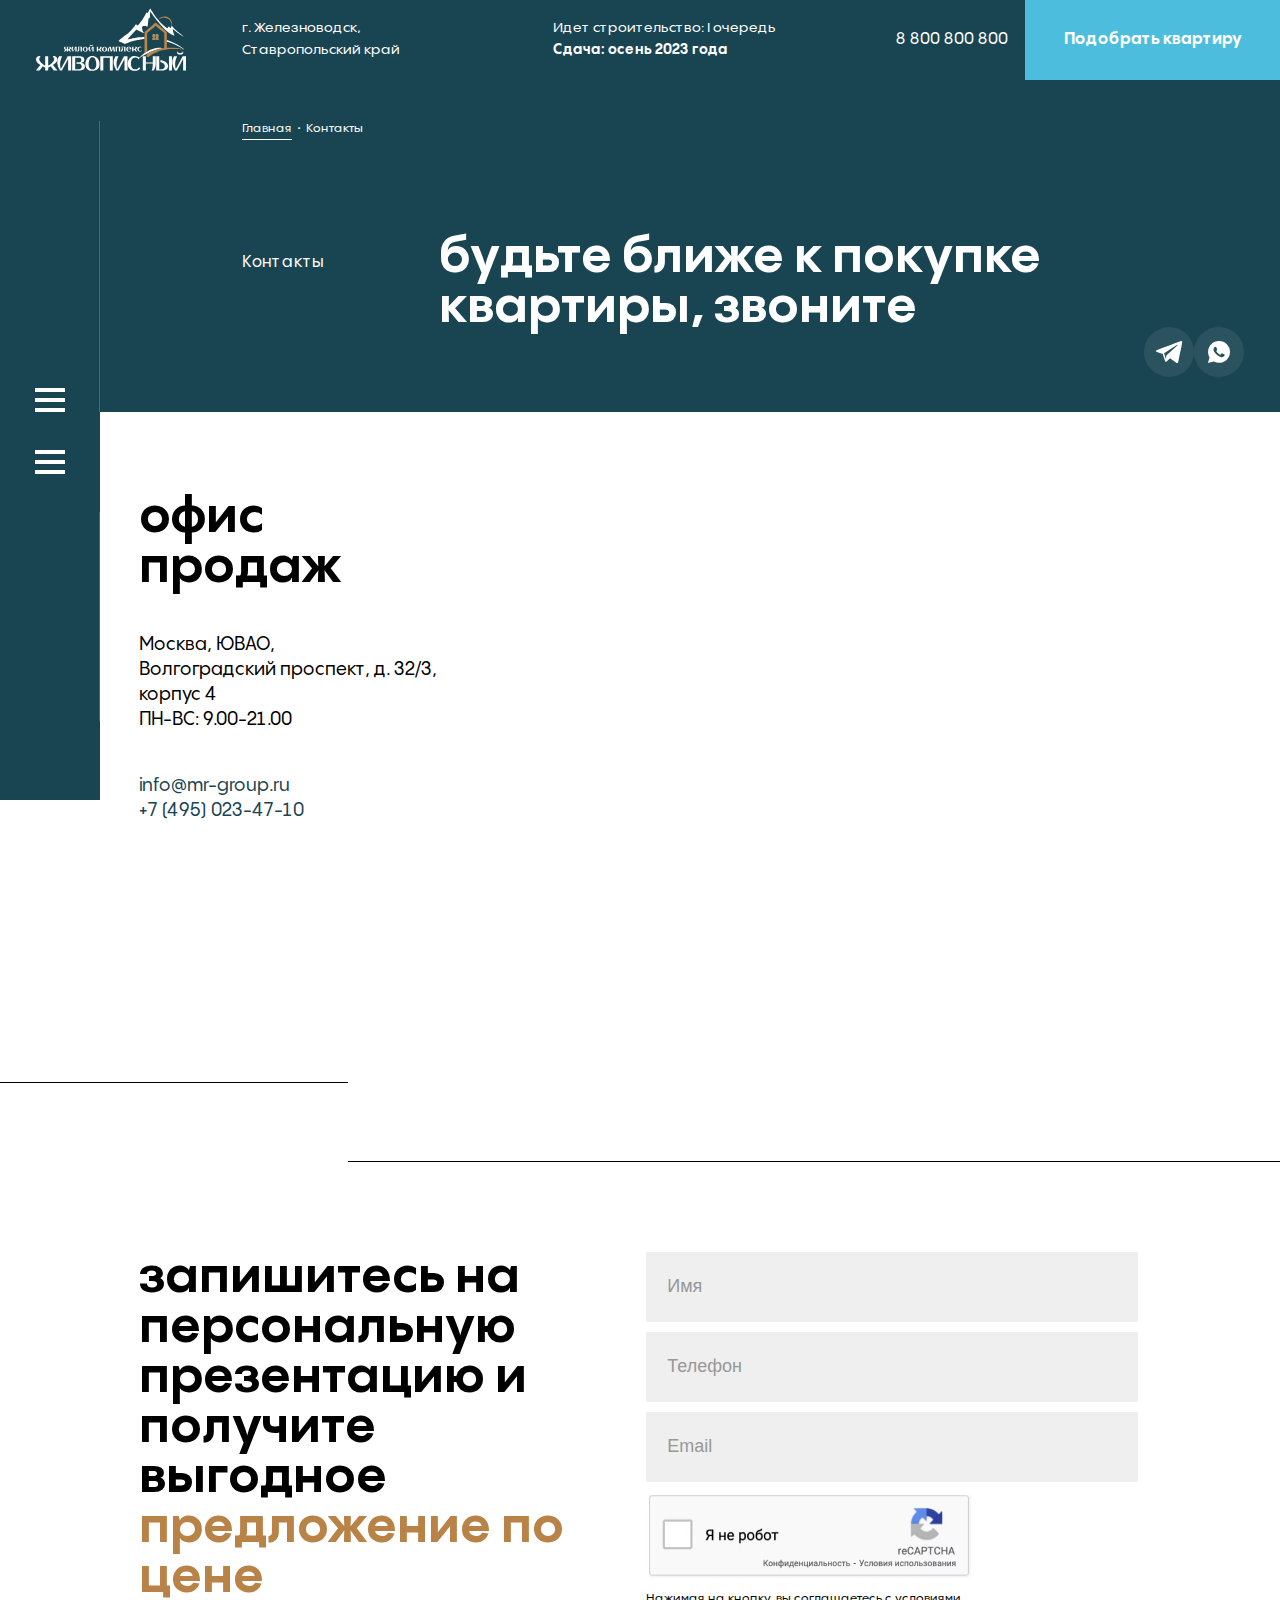
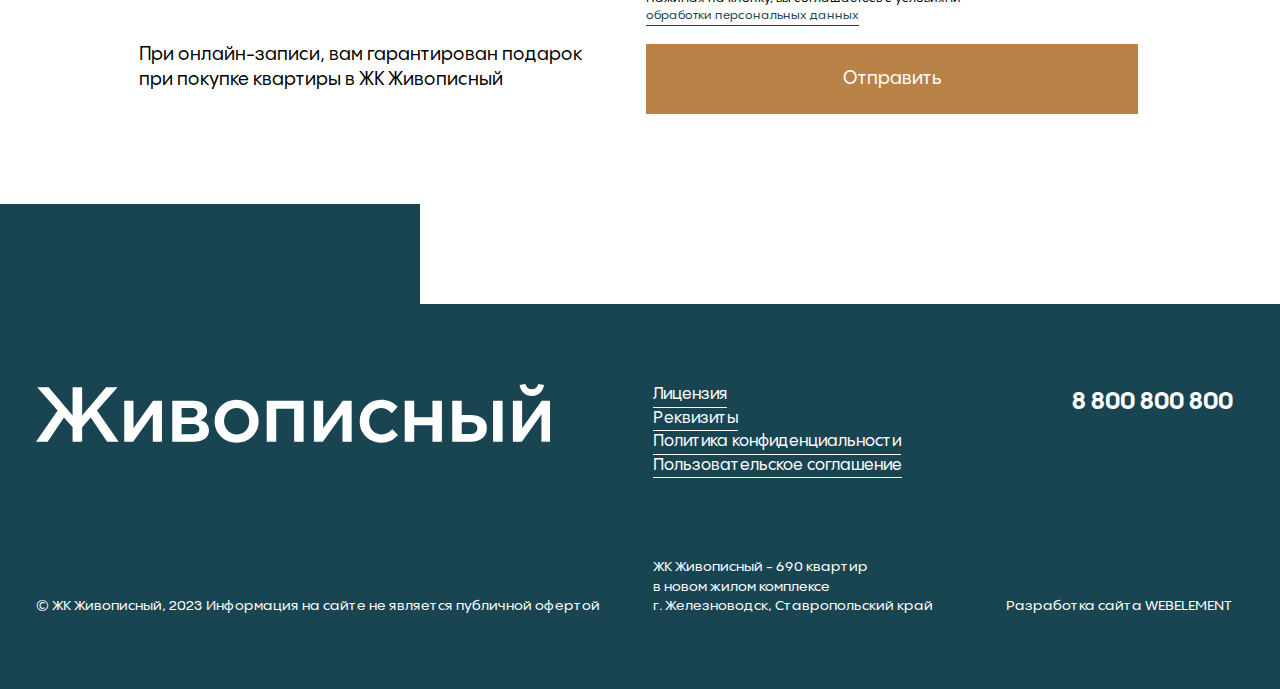
<file: contacts.html>
<!DOCTYPE html><html lang="ru"><head lang="ru"><meta charset="UTF-8"><meta http-equiv="X-UA-Compatible" content="IE=edge"><meta name="viewport" content="initial-scale=1.0, width=device-width"><meta name="mobile-web-app-capable" content="yes"><meta name="application-name" content=""><meta name="apple-mobile-web-app-capable" content="yes"><meta name="apple-mobile-web-app-status-bar-style" content="black-translucent"><meta name="apple-mobile-web-app-title" content=""><meta name="msapplication-TileImage" content="./images/favicons/mstile-144x144.png"><meta name="msapplication-config" content="./images/favicons/browserconfig.xml"><title>Контакты</title><link rel="shortcut icon" href="/images/favicons/favicon.ico"><link rel="icon" type="image/png" sizes="16x16" href="./images/favicons/favicon-16x16.png"><link rel="icon" type="image/png" sizes="32x32" href="./images/favicons/favicon-32x32.png"><link rel="icon" type="image/png" sizes="48x48" href="./images/favicons/favicon-48x48.png"><link rel="manifest" href="/images/favicons/manifest.json"><link rel="apple-touch-icon" sizes="57x57" href="./images/favicons/apple-touch-icon-57x57.png"><link rel="apple-touch-icon" sizes="60x60" href="./images/favicons/apple-touch-icon-60x60.png"><link rel="apple-touch-icon" sizes="72x72" href="./images/favicons/apple-touch-icon-72x72.png"><link rel="apple-touch-icon" sizes="76x76" href="./images/favicons/apple-touch-icon-76x76.png"><link rel="apple-touch-icon" sizes="114x114" href="./images/favicons/apple-touch-icon-114x114.png"><link rel="apple-touch-icon" sizes="120x120" href="./images/favicons/apple-touch-icon-120x120.png"><link rel="apple-touch-icon" sizes="144x144" href="./images/favicons/apple-touch-icon-144x144.png"><link rel="apple-touch-icon" sizes="152x152" href="./images/favicons/apple-touch-icon-152x152.png"><link rel="apple-touch-icon" sizes="167x167" href="./images/favicons/apple-touch-icon-167x167.png"><link rel="apple-touch-icon" sizes="180x180" href="./images/favicons/apple-touch-icon-180x180.png"><link rel="apple-touch-icon" sizes="1024x1024" href="./images/favicons/apple-touch-icon-1024x1024.png"><link rel="icon" type="image/png" sizes="228x228" href="./images/favicons/coast-228x228.png"><link rel="yandex-tableau-widget" href="./images/favicons/yandex-browser-manifest.json"><link rel="preload" as="font" href="./css/fonts.css"><link rel="stylesheet" href="./css/main.css"></head><body><header class="s-header"><div class="s-header__container"><button class="burger-menu js-menu-open s-header__burger-menu"><span class="burger-menu__line"></span></button><a class="s-header__logo" href="homepage.html"><svg class="s-header__logo-img" width="169" height="71" viewBox="0 0 169 71" fill="none" xmlns="http://www.w3.org/2000/svg">
<path d="M168.845 70.4274C168.426 70.4222 168.007 70.417 167.588 70.417C167.032 70.417 166.482 70.417 165.927 70.417C165.843 70.417 165.759 70.4117 165.675 70.4065C165.612 70.4012 165.55 70.3384 165.544 70.2755C165.539 70.1078 165.534 69.9402 165.534 69.7725C165.534 65.8641 165.534 61.9608 165.534 58.0523C165.534 57.8847 165.529 57.717 165.523 57.5494C165.523 57.5389 165.513 57.5179 165.502 57.5127C165.466 57.4865 165.44 57.497 165.419 57.5284C165.335 57.6751 165.251 57.8166 165.172 57.9633C163.208 61.6412 161.243 65.3192 159.278 69.0024C159.048 69.432 158.817 69.8564 158.587 70.286C158.545 70.3646 158.471 70.4065 158.382 70.4065C157.743 70.4065 157.109 70.4065 156.47 70.4065C156.381 70.4065 156.308 70.375 156.281 70.2807C156.198 69.9873 156.056 69.7254 155.92 69.4529C155.49 68.5989 155.061 67.7502 154.668 66.8805C154.097 65.6178 153.714 64.308 153.494 62.9458C153.326 61.8979 153.274 60.8448 153.368 59.7865C153.426 59.1526 153.573 58.5291 153.751 57.9161C154.102 56.7058 154.605 55.5584 155.186 54.4372C155.202 54.4058 155.223 54.3796 155.239 54.3534C155.281 54.2958 155.333 54.2643 155.406 54.2591C155.475 54.2591 155.543 54.2539 155.606 54.2539C156.596 54.2539 157.581 54.2539 158.571 54.2539C158.639 54.2539 158.702 54.2591 158.77 54.2643C158.812 54.2696 158.843 54.3377 158.822 54.3848C158.786 54.4582 158.749 54.5368 158.712 54.6101C158.304 55.3646 157.963 56.1452 157.67 56.9468C157.287 58.0052 156.989 59.0845 156.811 60.1952C156.68 61.0073 156.585 61.8246 156.58 62.6472C156.575 63.1658 156.57 63.6845 156.59 64.2085C156.643 65.4344 156.774 66.6499 157.083 67.8393C157.146 68.0803 157.23 68.316 157.308 68.557C157.314 68.5675 157.376 68.5728 157.387 68.5623C157.444 68.4837 157.507 68.3999 157.555 68.316C158.099 67.2944 158.639 66.278 159.184 65.2563C161.065 61.725 162.946 58.1885 164.832 54.6573C164.879 54.5682 164.926 54.4792 164.979 54.3953C165.026 54.322 165.083 54.2696 165.183 54.2696C165.319 54.2696 165.45 54.2643 165.586 54.2643C166.524 54.2643 167.462 54.2643 168.4 54.2643C168.552 54.2643 168.704 54.2853 168.85 54.2329C168.845 59.6346 168.845 65.031 168.845 70.4274Z" fill="white"/>
<path d="M129.042 49.287C128.487 49.4809 127.958 49.7219 127.424 49.9734C126.439 50.4397 125.48 50.9531 124.526 51.4823C123.18 52.2315 121.849 53.0069 120.555 53.8399C120.413 53.929 120.282 54.0338 120.146 54.1333C120.094 54.1752 120.125 54.2172 120.162 54.2538L120.172 54.2434C120.151 54.2224 120.12 54.1753 120.11 54.1805C120.031 54.2119 119.958 54.2434 119.889 54.2853C119.654 54.4372 119.423 54.5996 119.193 54.7516C119.098 54.8144 118.994 54.8668 118.894 54.9245C118.884 54.8668 118.873 54.804 118.863 54.7463C118.92 54.6887 118.978 54.6258 119.041 54.5787C119.434 54.28 119.832 53.9866 120.225 53.688C120.309 53.667 120.356 53.6199 120.377 53.5361C120.455 53.4889 120.466 53.4575 120.408 53.4679C120.387 53.4732 120.377 53.5046 120.361 53.5203C120.314 53.4994 120.272 53.5099 120.235 53.5361C119.832 53.7666 119.444 54.0286 119.077 54.3167C118.433 54.8144 117.789 55.3174 117.155 55.8309C116.662 56.229 116.232 56.6953 115.819 57.1773C115.546 57.4917 115.284 57.8165 115.022 58.1361C115.001 58.0575 114.98 57.9737 114.954 57.8951C115.007 57.7903 115.064 57.6908 115.117 57.586C115.179 57.4603 115.169 57.3817 115.059 57.2716C114.346 56.5224 113.498 56.0195 112.492 55.7837C112.476 55.7785 112.46 55.7785 112.445 55.7732C111.26 55.6265 110.139 55.7889 109.128 56.47C108.735 56.732 108.4 57.0568 108.127 57.4498C107.876 57.8061 107.672 58.1938 107.514 58.5972C107.163 59.4931 106.954 60.4204 106.891 61.3792C106.875 61.6464 106.854 61.9136 106.839 62.1808C106.786 63.2077 106.854 64.2241 107.095 65.2248C107.21 65.6964 107.368 66.1574 107.598 66.587C108.243 67.8183 109.243 68.5937 110.6 68.8923C110.862 68.9499 111.129 68.9709 111.397 68.9814C111.999 68.9971 112.602 68.9499 113.188 68.7875C114.273 68.4889 115.169 67.9021 115.871 67.0271C115.913 66.9747 115.95 66.9224 115.991 66.87C116.039 66.8123 116.117 66.7966 116.17 66.8333C116.536 67.1005 116.903 67.3624 117.265 67.6297C117.317 67.6716 117.327 67.7397 117.286 67.8078C116.683 68.8137 115.84 69.5577 114.771 70.0397C114.221 70.2912 113.644 70.4536 113.042 70.5479C112.832 70.5479 112.617 70.5322 112.424 70.6422C111.721 70.6422 111.014 70.6422 110.312 70.6422C110.082 70.5374 109.835 70.5427 109.594 70.5479C108.452 70.396 107.389 69.9978 106.404 69.4058C105.33 68.7561 104.523 67.8602 103.999 66.7128C103.611 65.8535 103.354 64.9576 103.255 64.0146C103.213 63.5954 103.176 63.1815 103.176 62.7624C103.192 60.4257 103.957 58.3562 105.471 56.5905C106.634 55.2336 108.122 54.411 109.893 54.1281C111.507 53.8714 113.063 54.0757 114.53 54.8197C114.781 54.9454 115.033 55.0816 115.279 55.2231C115.515 55.3541 115.73 55.5113 115.929 55.6946C116.259 55.9985 116.191 56.0299 116.521 55.637C117.207 54.8302 117.94 54.0757 118.711 53.3527C119.261 52.834 119.837 52.352 120.45 51.9119C120.885 51.5975 121.315 51.2779 121.744 50.9583C121.875 50.8588 121.996 50.7435 122.121 50.6335C122.315 50.5706 122.462 50.4292 122.63 50.3244C123.342 49.8581 124.044 49.3761 124.804 48.9989C124.877 48.9622 124.935 48.8993 124.998 48.8469C125.234 48.7945 125.422 48.6531 125.632 48.5483C126.229 48.2497 126.821 47.9405 127.429 47.6524C128.429 47.1808 129.462 46.7984 130.504 46.4264C132.815 45.6091 135.178 45.017 137.614 44.7498C138.415 44.6608 139.217 44.6503 140.019 44.6974C140.338 44.7184 140.647 44.7813 140.957 44.8651C141.25 44.9489 141.528 45.0537 141.763 45.258C141.884 45.3628 142.025 45.3995 142.177 45.4152C142.114 45.4414 142.057 45.4728 141.994 45.4886C141.391 45.6353 140.778 45.6929 140.171 45.7924C139.825 45.8501 139.479 45.892 139.133 45.9601C138.625 46.0649 138.122 46.1801 137.619 46.3007C136.582 46.5521 135.555 46.8403 134.528 47.1546C133.265 47.5424 132.05 48.0558 130.829 48.5588C130.289 48.7841 129.755 49.0198 129.2 49.198C129.142 49.2032 129.074 49.2189 129.042 49.287Z" fill="white"/>
<path d="M61.7233 70.5427C60.3506 70.3698 59.0984 69.893 57.9877 69.0548C57.3485 68.5727 56.8455 67.9755 56.4788 67.2629C56.0911 66.5137 55.8396 65.7173 55.7034 64.8843C55.5462 63.936 55.5409 62.9772 55.63 62.0289C55.761 60.5619 56.1697 59.1735 56.9136 57.8847C57.1808 57.4184 57.4899 56.9835 57.8253 56.5644C58.7212 55.4641 59.8686 54.7464 61.2151 54.3325C61.8595 54.1386 62.5196 54.0338 63.1903 54.0181C63.9447 54.0024 64.6992 54.0443 65.4327 54.2329C66.8996 54.6101 68.1571 55.3331 69.142 56.4963C70.0904 57.6175 70.7243 58.8958 71.0911 60.3104C71.374 61.4054 71.4683 62.5214 71.4264 63.6478C71.4002 64.3866 71.3006 65.1148 71.1015 65.8274C70.9967 66.1994 70.8605 66.5556 70.7033 66.9119C70.2737 67.8916 69.6136 68.6723 68.7334 69.2696C67.9056 69.8302 66.994 70.2022 66.0247 70.4222C65.8151 70.4694 65.5951 70.4956 65.3803 70.5322C65.134 70.5322 64.8878 70.5217 64.6572 70.6318C63.8871 70.6318 63.1169 70.6318 62.3467 70.6318C62.1529 70.5217 61.9381 70.5375 61.7233 70.5427ZM67.7903 63.2863C67.8008 62.5109 67.7222 61.6465 67.586 60.782C67.4393 59.8703 67.2088 58.9797 66.8682 58.1204C66.732 57.7746 66.5643 57.4498 66.3652 57.1407C66.0771 56.7006 65.7313 56.3181 65.3069 56.009C64.28 55.265 62.7868 55.2441 61.7233 56.009C61.4351 56.2186 61.1836 56.4596 60.9583 56.732C60.6073 57.1669 60.3453 57.6489 60.1358 58.1676C59.7271 59.184 59.4861 60.2423 59.3446 61.3269C59.2241 62.2752 59.1927 63.2287 59.2294 64.1875C59.2556 64.8424 59.3551 65.4868 59.5385 66.1155C59.7062 66.6814 59.9472 67.2158 60.3087 67.6873C60.9007 68.468 61.6604 68.9657 62.6297 69.1543C63.1117 69.2486 63.5989 69.2591 64.0809 69.2015C65.0135 69.0967 65.8099 68.7037 66.4438 68.0017C66.7372 67.6768 66.9782 67.3153 67.1668 66.9171C67.4236 66.367 67.5755 65.7855 67.6751 65.1882C67.7798 64.5909 67.7956 63.9884 67.7903 63.2863Z" fill="white"/>
<path d="M109.516 70.6318C109.542 70.6003 109.573 70.5689 109.6 70.5375L109.516 70.6318Z" fill="#BA854A"/>
<path d="M122.085 34.9996C121.299 35.0258 120.513 35.1044 119.732 35.1882C119.366 35.2301 118.999 35.2668 118.632 35.3087C117.935 35.382 117.238 35.4868 116.542 35.5916C115.745 35.7121 114.959 35.8536 114.168 36.0055C112.754 36.278 111.355 36.608 109.961 36.98C107.064 37.7607 104.229 38.7247 101.463 39.8773C101.217 39.9821 100.965 40.0764 100.714 40.1707C100.572 40.2231 100.426 40.265 100.279 40.3017C100.064 40.3541 99.8494 40.3436 99.6345 40.2912C99.3726 40.2231 99.1263 40.1236 98.8853 40.0083C98.1099 39.652 97.3345 39.301 96.5643 38.929C95.4798 38.4051 94.4005 37.8707 93.316 37.3415C93.2112 37.2891 93.1117 37.2315 93.0121 37.1634C92.9912 37.1529 92.9807 37.0953 92.9912 37.0743C93.0331 37.0062 93.0855 36.9381 93.1431 36.8752C93.7771 36.2046 94.432 35.5549 95.1183 34.9419C96.1504 34.0094 97.2402 33.1449 98.3562 32.3171C99.3359 31.5888 100.326 30.871 101.311 30.1428C102.443 29.3045 103.543 28.4295 104.601 27.497C106.377 25.9252 107.975 24.191 109.437 22.3258C110.406 21.0841 111.318 19.8005 112.172 18.4802C112.261 18.3387 112.361 18.2025 112.45 18.0663C112.471 18.0349 112.56 18.0244 112.581 18.0558C112.633 18.1187 112.691 18.1816 112.733 18.2549C112.953 18.6112 113.168 18.9727 113.382 19.329C113.45 19.4442 113.513 19.5647 113.581 19.68C113.623 19.7481 113.718 19.7795 113.801 19.7376C113.985 19.6538 114.168 19.57 114.341 19.4704C114.676 19.2766 114.975 19.0303 115.263 18.7736C115.777 18.3125 116.243 17.8148 116.688 17.2857C117.448 16.3897 118.134 15.4414 118.794 14.4722C119.989 12.7118 121.079 10.8833 122.116 9.02859C122.792 7.81308 123.442 6.58709 124.065 5.34539C124.102 5.27204 124.139 5.19345 124.175 5.1201C124.243 4.98912 124.322 4.96293 124.463 5.04675C124.589 5.12534 124.715 5.21441 124.83 5.30872C124.951 5.40302 125.061 5.50781 125.176 5.59688C125.239 5.64403 125.323 5.67546 125.396 5.71214C125.433 5.72786 125.459 5.71738 125.485 5.68594C125.564 5.5602 125.653 5.43446 125.726 5.30348C126.318 4.27134 126.905 3.23921 127.492 2.20708C127.717 1.81413 127.947 1.42643 128.183 1.03872C128.262 0.907743 128.351 0.78724 128.435 0.666738C128.461 0.630063 128.534 0.635302 128.566 0.677216C128.623 0.755805 128.686 0.839633 128.739 0.923461C129.095 1.46834 129.456 2.01323 129.807 2.56335C130.688 3.93079 131.557 5.30348 132.443 6.66044C133.679 8.55705 134.994 10.396 136.419 12.1564C136.618 12.4027 136.818 12.6489 137.027 12.8952C137.09 12.9685 137.174 13.0314 137.247 13.0995C137.279 13.1938 137.341 13.2619 137.42 13.3143C137.467 13.4453 137.567 13.5396 137.656 13.6391C138.169 14.2154 138.672 14.797 139.196 15.3628C141.617 17.972 144.252 20.3506 147.024 22.5773C147.102 22.6402 147.181 22.703 147.265 22.7607C147.338 22.8131 147.417 22.8131 147.506 22.7869C147.668 22.7345 147.804 22.6349 147.92 22.5144C148.103 22.3206 148.281 22.1162 148.454 21.9172C148.653 21.6919 148.842 21.4561 149.041 21.2308C149.161 21.0946 149.297 20.9636 149.465 20.885C149.507 20.8641 149.565 20.8641 149.607 20.8745C149.669 20.8955 149.727 20.9322 149.779 20.9741C150.01 21.1679 150.24 21.3618 150.461 21.5661C150.66 21.7443 150.843 21.9381 151.042 22.1215C151.189 22.2577 151.346 22.3834 151.535 22.462C151.592 22.4882 151.681 22.4568 151.707 22.4044C151.728 22.3573 151.749 22.3153 151.77 22.2682C151.901 21.9067 152.032 21.5452 152.158 21.1784C152.331 20.6702 152.493 20.162 152.661 19.6538C152.74 19.6852 152.782 19.7533 152.829 19.8162C152.865 19.8686 152.907 19.9158 152.949 19.9629C152.975 20.0834 153.043 20.1777 153.112 20.272C153.421 20.7278 153.767 21.1627 154.128 21.5818C155.013 22.614 155.983 23.5623 156.983 24.4844C158.388 25.7785 159.849 27.0097 161.332 28.22C162.579 29.2364 163.831 30.2476 165.073 31.2692C165.408 31.5469 165.722 31.8508 166.047 32.1442C166.084 32.1756 166.1 32.2228 166.126 32.2699C166.131 32.2804 166.126 32.3014 166.115 32.3066C166.105 32.3171 166.084 32.3328 166.074 32.3328C166.011 32.3171 165.943 32.3014 165.885 32.2752C165.461 32.0813 165.052 31.8403 164.654 31.5993C163.794 31.0754 162.961 30.5148 162.134 29.9437C159.671 28.2305 157.266 26.4386 154.94 24.542C154.631 24.2905 154.322 24.0286 154.013 23.7718C153.992 23.7561 153.95 23.7666 153.918 23.7666C153.908 23.7666 153.897 23.7876 153.892 23.798C153.887 23.8138 153.887 23.8295 153.882 23.8452C153.882 23.8609 153.882 23.8766 153.882 23.8976C153.95 25.5689 154.228 27.1931 154.94 28.7229C155.076 29.0111 155.202 29.3045 155.328 29.5927C155.454 29.8861 155.564 30.1847 155.637 30.4938C155.663 30.6091 155.668 30.7243 155.679 30.8396C155.684 30.913 155.626 30.9758 155.558 30.9601C155.38 30.9234 155.197 30.892 155.019 30.8501C154.348 30.6929 153.709 30.4414 153.085 30.148C152.399 29.8284 151.749 29.4564 151.11 29.0478C149.879 28.2619 148.726 27.3712 147.616 26.4282C145.866 24.9402 144.226 23.3318 142.644 21.6657C140.736 19.659 138.924 17.5738 137.174 15.431C134.187 11.7844 131.358 8.02265 128.702 4.13512C128.634 4.04082 128.56 3.95175 128.487 3.85744C128.482 3.8522 128.456 3.86268 128.44 3.86792C128.382 3.89936 128.409 3.82601 128.403 3.88888C128.393 3.98842 128.377 4.08797 128.372 4.18752C128.351 5.16202 128.34 6.13128 128.309 7.10578C128.283 7.94406 128.241 8.78234 128.194 9.61538C128.178 9.8983 128.136 10.1812 128.105 10.4641C128.073 10.7628 127.942 11.009 127.701 11.1872C127.555 11.2972 127.397 11.3967 127.245 11.4963C127.104 11.5906 126.962 11.6744 126.826 11.774C126.701 11.863 126.622 11.9888 126.601 12.1512C126.538 12.5494 126.465 12.9423 126.412 13.3405C126.313 14.1211 126.224 14.9018 126.135 15.6877C126.082 16.1383 126.046 16.5888 125.998 17.0394C125.946 17.5214 125.894 18.0034 125.847 18.4907C125.799 18.957 125.752 19.4233 125.7 19.8896C125.668 20.1568 125.637 20.424 125.6 20.6859C125.59 20.775 125.511 20.8326 125.422 20.8117C124.982 20.7174 124.537 20.6231 124.097 20.5183C123.578 20.3925 123.054 20.2825 122.52 20.2039C122.085 20.1358 121.65 20.1306 121.215 20.1515C120.964 20.162 120.717 20.2301 120.482 20.3139C119.837 20.5445 119.481 21.016 119.366 21.6814C119.318 21.9643 119.308 22.2472 119.324 22.5354C119.355 23.0907 119.465 23.6304 119.607 24.1648C119.701 24.5368 119.816 24.9088 119.916 25.2755C120.057 25.7942 120.272 26.2867 120.534 26.753C120.691 27.0307 120.848 27.3083 121 27.586C121.089 27.7484 121.178 27.9056 121.205 28.0942C121.21 28.1361 121.163 28.1938 121.115 28.1885C121.032 28.1781 120.948 28.1781 120.869 28.1519C120.628 28.0733 120.408 27.9528 120.193 27.8218C119.827 27.586 119.439 27.3869 119.046 27.2036C117.076 26.2762 115.106 25.3593 113.131 24.4372C113.042 24.3953 112.947 24.3586 112.853 24.3272C112.827 24.3167 112.785 24.3272 112.759 24.3429C112.717 24.3691 112.68 24.4058 112.649 24.4425C111.549 25.7051 110.391 26.9206 109.259 28.1571C108.117 29.404 106.969 30.651 105.838 31.9137C105.225 32.6 104.633 33.3073 104.041 34.0146C103.774 34.3342 103.533 34.68 103.286 35.0205C103.229 35.0991 103.176 35.1882 103.134 35.2825C103.113 35.3244 103.092 35.3873 103.108 35.4187C103.124 35.4449 103.192 35.4659 103.234 35.4606C103.548 35.4082 103.863 35.3611 104.172 35.2877C105.131 35.0624 106.095 34.8267 107.053 34.5909C108.421 34.2556 109.793 33.9622 111.177 33.716C112.151 33.5431 113.126 33.3911 114.105 33.2601C114.834 33.1606 115.567 33.0925 116.301 33.0191C116.882 32.9615 117.469 32.9143 118.051 32.8672C118.15 32.8567 118.25 32.8515 118.349 32.8462C119.586 32.7886 120.827 32.71 122.064 32.7153C122.116 33.4645 122.116 34.2346 122.085 34.9996Z" fill="white"/>
<path d="M122.085 34.9996C122.111 34.2294 122.116 33.4592 122.085 32.6943C122.095 32.4952 122.106 32.2909 122.111 32.0918C122.116 30.5672 122.111 29.0426 122.116 27.5127C122.116 27.015 122.09 27.0621 122.462 26.7425C123.18 26.1348 123.898 25.5323 124.615 24.9245C125.202 24.4268 125.789 23.9238 126.37 23.4208C127.324 22.6035 128.278 21.781 129.226 20.9584C129.86 20.4083 130.483 19.8529 131.117 19.3028C131.61 18.8732 132.107 18.454 132.61 18.0349C133.255 17.4952 133.91 16.9713 134.512 16.395C134.596 16.3164 134.675 16.3112 134.779 16.3898C134.942 16.5103 135.099 16.6308 135.251 16.7617C136.063 17.4638 136.875 18.1659 137.687 18.8679C138.117 19.2399 138.562 19.6014 138.971 19.9944C139.259 20.272 139.584 20.5183 139.888 20.7803C140.317 21.1522 140.752 21.5242 141.182 21.8962C142.355 22.9231 143.529 23.9448 144.703 24.9717C145.41 25.5899 146.122 26.2029 146.825 26.8211C147.275 27.2193 147.207 27.1093 147.212 27.6751C147.217 30.2423 147.217 32.8043 147.223 35.3716C147.223 35.5707 147.233 35.775 147.238 35.9741C147.238 36.5923 147.238 37.2106 147.238 37.8288C147.233 37.9807 147.223 38.1274 147.223 38.2794C147.223 40.3751 147.223 42.4655 147.228 44.5612C147.228 44.6608 147.228 44.7603 147.228 44.8651C147.228 44.8965 147.238 44.9332 147.238 44.9647C147.244 45.0118 147.301 45.0537 147.343 45.0485C147.899 44.9332 148.464 44.8337 149.03 44.8022C149.832 44.7551 150.633 44.687 151.44 44.687C152.562 44.687 153.683 44.7132 154.804 44.7603C155.606 44.797 156.407 44.8756 157.209 44.9018C157.261 44.9018 157.308 44.9123 157.361 44.9175C157.879 44.9699 158.393 45.0223 158.911 45.0747C159.346 45.1166 159.781 45.148 160.211 45.2109C161.007 45.3262 161.804 45.4257 162.595 45.5672C163.533 45.7348 164.47 45.9234 165.387 46.1854C165.529 46.2273 165.681 46.2535 165.827 46.2849C165.901 46.3164 165.979 46.3426 166.053 46.374C166.246 46.4683 166.435 46.5626 166.65 46.5836L166.639 46.5783C166.676 46.6517 166.76 46.6517 166.823 46.6884C166.87 46.7355 166.865 46.6465 166.865 46.7146C166.865 46.7408 166.849 46.7774 166.833 46.7827C166.807 46.7932 166.765 46.7932 166.734 46.7879C166.121 46.7041 165.508 46.615 164.895 46.5312C164.565 46.484 164.229 46.4474 163.899 46.4107C163.417 46.3635 162.935 46.3216 162.448 46.2797C161.798 46.2221 161.149 46.1697 160.499 46.1173C160.468 46.112 160.431 46.1121 160.399 46.1121C159.582 46.0754 158.76 46.0177 157.942 46.0073C156.554 45.9915 155.16 45.9915 153.772 46.0073C152.97 46.0177 152.163 46.0649 151.362 46.1173C150.592 46.1644 149.827 46.2326 149.062 46.3111C148.365 46.3845 147.668 46.484 146.971 46.5731C145.855 46.7093 144.755 46.9032 143.655 47.118C142.471 47.3485 141.302 47.6262 140.139 47.9458C138.573 48.3754 137.022 48.8574 135.497 49.418C134.098 49.9315 132.715 50.4921 131.395 51.1836C131.206 51.2832 130.997 51.3618 130.845 51.5242C130.834 51.5294 130.819 51.5347 130.808 51.5452C130.803 51.5504 130.803 51.5609 130.798 51.5714C130.808 51.5556 130.824 51.5347 130.834 51.519C130.918 51.5085 131.002 51.5085 131.081 51.477C131.206 51.4299 131.327 51.367 131.447 51.3094C132.432 50.8012 133.459 50.3978 134.497 50.0101C135.487 49.6433 136.482 49.2975 137.499 49.0198C137.855 48.9203 138.211 48.8365 138.573 48.7579C138.719 48.7264 138.871 48.7317 139.029 48.716C138.997 48.826 138.908 48.7998 138.85 48.8155C137.163 49.3132 135.513 49.9262 133.915 50.6597C131.903 51.5818 129.965 52.6454 128.115 53.8661C127.738 54.1176 127.371 54.3796 127.062 54.7201C126.795 55.0135 126.46 55.134 126.072 55.1288C125.543 55.1183 125.045 54.9978 124.6 54.6992C124.432 54.5839 124.29 54.4425 124.186 54.2643C124.039 54.0076 123.981 53.7404 124.06 53.4418C124.139 53.1431 124.275 52.8812 124.458 52.6349C124.762 52.2315 125.118 51.8752 125.501 51.5504C126.051 51.0841 126.648 50.6807 127.277 50.3297C127.717 50.0834 128.157 49.8476 128.597 49.6014C128.754 49.5123 128.932 49.4442 129.053 49.2923C129.09 49.2242 129.153 49.2137 129.215 49.1927C129.771 49.0146 130.305 48.7788 130.845 48.5535C132.066 48.0506 133.281 47.5371 134.544 47.1494C135.565 46.8351 136.592 46.5469 137.635 46.2954C138.138 46.1749 138.641 46.0597 139.149 45.9549C139.49 45.8868 139.841 45.8448 140.186 45.7872C140.794 45.6877 141.412 45.6248 142.01 45.4833C142.073 45.4676 142.135 45.4362 142.193 45.41C142.361 45.3943 142.528 45.3838 142.691 45.3628C143.073 45.3209 143.456 45.258 143.838 45.2319C144.247 45.2004 144.242 45.2161 144.247 44.7918C144.247 44.7603 144.247 44.7236 144.247 44.6922C144.263 41.0195 144.236 37.352 144.278 33.6793C144.299 32.0342 144.283 30.3943 144.283 28.7492C144.283 28.6129 144.283 28.482 144.283 28.3457C144.283 28.241 144.242 28.1466 144.168 28.0785C143.995 27.9214 143.822 27.7589 143.644 27.607C143.12 27.1617 142.596 26.7216 142.067 26.2815C140.962 25.3594 139.851 24.4373 138.746 23.5099C137.745 22.6716 136.744 21.8281 135.749 20.9846C135.455 20.7383 135.162 20.4816 134.869 20.2354C134.743 20.1306 134.68 20.1253 134.554 20.2092C134.193 20.4554 133.857 20.7383 133.538 21.0265C132.532 21.9381 131.474 22.7921 130.431 23.6566C129.697 24.2644 128.959 24.8774 128.23 25.4903C127.754 25.8885 127.293 26.3024 126.821 26.7006C126.465 27.0045 126.098 27.3031 125.742 27.6018C125.537 27.7747 125.338 27.9528 125.134 28.1309C125.05 28.3929 125.087 28.6601 125.061 28.9273C125.04 29.1107 125.034 29.294 125.029 29.4774C125.008 31.6569 124.993 33.8365 125.029 36.016C125.034 36.3828 125.061 36.7547 125.061 37.1215C125.071 38.7142 125.076 40.307 125.076 41.8997C125.076 43.5448 125.071 45.1847 125.066 46.8298C125.066 46.9818 125.061 47.1337 125.055 47.2804C125.04 47.7991 125.029 48.3178 125.014 48.8365C124.951 48.8889 124.888 48.9517 124.82 48.9884C124.055 49.3656 123.353 49.8476 122.645 50.3139C122.478 50.424 122.331 50.5602 122.137 50.623C122.085 50.424 122.106 50.2249 122.106 50.0205C122.106 46.7879 122.106 43.5553 122.111 40.3227C122.111 38.7299 122.111 37.1424 122.111 35.5497C122.106 35.3716 122.095 35.183 122.085 34.9996Z" fill="#BA854A"/>
<path d="M10.3419 59.5403C10.3419 57.979 10.3419 56.4229 10.3419 54.8616C10.3419 54.7097 10.3472 54.5577 10.3472 54.411C10.3472 54.3534 10.4153 54.2801 10.4729 54.2748C10.541 54.2696 10.6091 54.2643 10.672 54.2643C11.5784 54.2643 12.4795 54.2643 13.3859 54.2643C13.454 54.2643 13.5169 54.2748 13.585 54.2748C13.6427 54.2801 13.6793 54.322 13.6898 54.3691C13.7055 54.4477 13.7108 54.5368 13.7108 54.6206C13.7108 55.024 13.7108 55.4275 13.7108 55.8256C13.7108 58.6077 13.7108 61.3897 13.7108 64.1718C13.7108 64.3394 13.716 64.5071 13.7212 64.6747C13.7212 64.7324 13.8155 64.7952 13.8627 64.769C13.8941 64.7533 13.9256 64.7428 13.9518 64.7271C15.314 63.957 16.5976 63.082 17.7555 62.0289C18.4051 61.4421 18.971 60.782 19.4477 60.0485C19.7307 59.6084 19.9769 59.1578 20.1498 58.6601C20.307 58.199 20.4118 57.7275 20.396 57.2298C20.3908 56.973 20.3437 56.7268 20.2651 56.491C20.1341 56.0824 19.9036 55.7366 19.5578 55.4798C19.4897 55.4275 19.4215 55.3855 19.3534 55.3384C19.2958 55.2965 19.2591 55.2388 19.2591 55.1707C19.2591 54.804 19.2644 54.432 19.2644 54.0653C19.2644 54.0076 19.343 53.95 19.4058 53.9447C19.7411 53.9238 20.0765 53.9867 20.4065 54.0391C21.2448 54.1753 22.015 54.4896 22.7013 54.9978C23.2148 55.3803 23.5763 55.8728 23.7963 56.4701C24.0164 57.0621 24.0688 57.6751 23.9797 58.3038C23.8697 59.0478 23.592 59.7236 23.1833 60.3471C22.8847 60.8134 22.5284 61.2378 22.1407 61.636C21.3915 62.4061 20.548 63.0715 19.6678 63.6898C19.5316 63.7841 19.3954 63.8889 19.2644 63.9884C19.2225 64.0198 19.2172 64.0775 19.2434 64.1194C19.2696 64.1613 19.2958 64.2032 19.3272 64.2451C19.3796 64.3132 19.432 64.3761 19.4844 64.4442C20.8885 66.257 22.2979 68.075 23.702 69.8878C23.8016 70.0188 23.8959 70.1602 23.9954 70.2965C24.0216 70.3331 23.9849 70.4065 23.943 70.4117C23.8749 70.417 23.8068 70.4222 23.7439 70.4222C22.6385 70.4222 21.533 70.4222 20.4275 70.4222C20.3437 70.4222 20.2598 70.4274 20.176 70.4117C20.1288 70.4065 20.0765 70.3803 20.045 70.3436C19.9455 70.2284 19.8564 70.1131 19.7621 69.9926C18.73 68.6304 17.6978 67.2682 16.6657 65.906C16.6081 65.8274 16.54 65.754 16.4666 65.6807C16.4457 65.6597 16.4037 65.6492 16.3775 65.6597C16.3147 65.6807 16.2518 65.7069 16.1942 65.7383C15.4397 66.1365 14.6853 66.5347 13.9256 66.9329C13.8837 66.9538 13.8365 66.98 13.7998 67.0167C13.7684 67.0481 13.7265 67.0953 13.7212 67.1372C13.7055 67.2525 13.7055 67.373 13.7055 67.4882C13.7055 68.2584 13.7055 69.0286 13.7055 69.804C13.7055 69.9402 13.7055 70.0712 13.7003 70.2074C13.695 70.4117 13.6374 70.417 13.5012 70.4274C13.4855 70.4274 13.4698 70.4274 13.4488 70.4274C12.4953 70.4274 11.5365 70.4274 10.5829 70.4274C10.5305 70.4274 10.4781 70.4327 10.4362 70.4117C10.3943 70.396 10.3472 70.3646 10.3419 70.3069C10.3367 70.1707 10.3262 70.0397 10.3262 69.9035C10.3262 69.0967 10.3262 68.2951 10.3262 67.4882C10.3262 67.373 10.3262 67.2525 10.3157 67.1372C10.3105 67.0953 10.2738 67.0481 10.2424 67.0167C10.2057 66.9853 10.1585 66.9591 10.1166 66.9381C9.34646 66.5347 8.57629 66.126 7.80612 65.7226C7.77468 65.7069 7.74325 65.6912 7.71705 65.6807C7.62799 65.6388 7.57035 65.6545 7.50224 65.7383C7.40794 65.8588 7.31363 65.9741 7.22456 66.0946C6.24482 67.3887 5.25984 68.688 4.2801 69.9821C4.20151 70.0869 4.11245 70.1917 4.03386 70.3017C3.97099 70.3908 3.88716 70.4327 3.77713 70.4274C3.70902 70.4274 3.64091 70.4274 3.57804 70.4274C2.48828 70.4274 1.39851 70.4274 0.308748 70.4274C0.22492 70.4274 0.141092 70.4222 0.0572638 70.4117C0.041546 70.4117 0.0153498 70.3489 0.0258283 70.3279C0.062503 70.2545 0.104417 70.1812 0.15681 70.1183C0.947937 69.0967 1.73382 68.075 2.52495 67.0586C3.21129 66.1732 3.90288 65.2825 4.58922 64.3971C4.66257 64.3028 4.72544 64.2084 4.79355 64.1089C4.81451 64.0775 4.81451 64.0408 4.78307 64.0198C4.70448 63.957 4.63113 63.8941 4.5473 63.8365C3.99718 63.454 3.45754 63.0558 2.93885 62.6262C2.40969 62.1861 1.91196 61.7146 1.46138 61.1906C1.05272 60.7191 0.701692 60.2109 0.439729 59.6451C0.141092 58.9954 -0.0318035 58.3195 0.00487125 57.6017C0.062503 56.5015 0.5026 55.6004 1.41423 54.9507C2.09533 54.4687 2.85503 54.1753 3.68283 54.0495C4.0129 53.9971 4.34297 53.929 4.68353 53.9709C4.7202 53.9762 4.78831 54.0338 4.78831 54.0653C4.78831 54.081 4.79355 54.0967 4.79355 54.1124C4.79355 54.4634 4.79355 54.8145 4.79879 55.1655C4.79879 55.2388 4.76735 55.2965 4.70972 55.3384C4.64161 55.3908 4.56826 55.4327 4.50539 55.4798C4.07053 55.8047 3.82429 56.25 3.70902 56.7739C3.599 57.2769 3.65139 57.7746 3.77713 58.2671C3.92383 58.8382 4.17532 59.3674 4.48443 59.8703C4.97168 60.6615 5.56372 61.3635 6.24482 61.9922C6.72683 62.4376 7.23504 62.8462 7.75897 63.2339C8.47674 63.7631 9.22596 64.2399 9.99613 64.68C10.0695 64.7219 10.1481 64.7533 10.2214 64.79C10.2581 64.8057 10.3367 64.769 10.3367 64.7271C10.3419 64.5752 10.3472 64.4285 10.3472 64.2766C10.3419 62.6943 10.3419 61.1173 10.3419 59.5403Z" fill="white"/>
<path d="M102.961 62.3485C102.961 64.8791 102.961 67.4096 102.961 69.9402C102.961 70.4274 102.982 70.4222 102.506 70.417C101.667 70.417 100.829 70.417 99.9908 70.417C99.907 70.417 99.8231 70.417 99.7393 70.4117C99.645 70.4065 99.5769 70.3488 99.5717 70.265C99.5664 70.2126 99.5664 70.1655 99.5664 70.1131C99.5664 69.9769 99.5664 69.8459 99.5664 69.7097C99.5664 65.8378 99.5664 61.966 99.5664 58.0942C99.5664 57.9266 99.5664 57.7589 99.5612 57.5913C99.5612 57.5651 99.535 57.5389 99.5245 57.5127C99.5088 57.4812 99.4511 57.5127 99.4145 57.5808C99.3202 57.7589 99.2206 57.9318 99.1263 58.1099C97.0306 62.0394 94.9297 65.9688 92.8287 69.8983C92.4987 70.5165 92.6663 70.4065 91.9538 70.417C91.4665 70.4222 90.9845 70.417 90.4973 70.4117C90.4082 70.4117 90.3401 70.375 90.3086 70.2807C90.2248 69.9873 90.0781 69.7254 89.9471 69.4529C89.5437 68.6461 89.1298 67.8392 88.7578 67.0167C88.2496 65.8955 87.8724 64.7428 87.6314 63.5378C87.3904 62.3171 87.2961 61.0806 87.3956 59.8389C87.4375 59.2888 87.558 58.7439 87.6995 58.2095C88.0505 56.8944 88.5902 55.6475 89.2136 54.4425C89.2294 54.411 89.2503 54.3848 89.266 54.3586C89.3079 54.301 89.3603 54.2696 89.4337 54.2643C89.5175 54.2643 89.6013 54.2591 89.6852 54.2591C90.6387 54.2591 91.5975 54.2591 92.551 54.2591C92.6349 54.2591 92.7187 54.2643 92.8025 54.2696C92.8444 54.2696 92.8759 54.3429 92.8549 54.3901C92.813 54.4791 92.7659 54.5734 92.7187 54.6573C92.3205 55.396 91.9852 56.1609 91.7023 56.9521C91.3198 58.0104 91.0264 59.0897 90.8378 60.2004C90.733 60.8134 90.6649 61.4316 90.6335 62.0499C90.5811 63.0034 90.5811 63.957 90.6649 64.9157C90.7068 65.382 90.7383 65.8483 90.8116 66.3146C90.9216 67.0586 91.0736 67.7973 91.3146 68.5151C91.3251 68.5413 91.3513 68.5623 91.3722 68.578C91.3827 68.5832 91.4141 68.578 91.4194 68.5675C91.477 68.4889 91.5399 68.4051 91.587 68.3213C92.1371 67.2891 92.6873 66.2517 93.2374 65.2144C95.1026 61.7093 96.9677 58.2095 98.8329 54.7044C99.1054 54.191 99.0163 54.2643 99.5507 54.2643C100.557 54.2591 101.563 54.2643 102.569 54.2643C102.668 54.2643 102.768 54.2748 102.867 54.2853C102.893 54.2905 102.92 54.3272 102.935 54.3534C102.951 54.3796 102.956 54.4163 102.956 54.4529C102.961 54.6049 102.961 54.7568 102.961 54.9035C102.961 57.3869 102.961 59.8651 102.961 62.3485Z" fill="white"/>
<path d="M39.5193 62.3694C39.5193 64.8319 39.5193 67.2944 39.5193 69.762C39.5193 69.914 39.5193 70.0659 39.5141 70.2126C39.5088 70.3593 39.4564 70.4065 39.2888 70.4117C39.2364 70.4117 39.1892 70.4117 39.1368 70.4117C38.2514 70.4117 37.3607 70.4117 36.4753 70.4117C36.4072 70.4117 36.3391 70.4065 36.2762 70.4065C36.1924 70.4012 36.1295 70.3331 36.1295 70.2388C36.1243 70.1026 36.1243 69.9716 36.1243 69.8354C36.1243 68.5937 36.1243 67.3572 36.1243 66.1155C36.1243 63.433 36.1243 60.7505 36.1243 58.0733C36.1243 57.9056 36.1138 57.7379 36.1138 57.5703C36.1138 57.5231 36.0981 57.5022 36.0509 57.5127C36.0352 57.5179 36.0143 57.5179 36.009 57.5284C35.9409 57.6436 35.8728 57.7589 35.8099 57.8742C34.2329 60.8291 32.6559 63.784 31.0789 66.739C30.513 67.8026 29.942 68.8661 29.3761 69.9297C29.3132 70.0502 29.2451 70.1655 29.1823 70.2807C29.1404 70.3593 29.0775 70.4117 28.9832 70.4117C28.3283 70.4117 27.6786 70.4117 27.0237 70.4065C26.9503 70.4065 26.8927 70.3593 26.877 70.2912C26.7774 69.9507 26.6046 69.6415 26.4474 69.3272C25.9758 68.3998 25.5095 67.4725 25.1061 66.5189C24.6346 65.4187 24.3202 64.2765 24.1159 63.1029C23.9902 62.3904 23.9325 61.6779 23.9168 60.9548C23.8906 60.0065 24.0216 59.0844 24.2678 58.1728C24.6189 56.8735 25.148 55.6475 25.7663 54.4529C25.782 54.4215 25.8029 54.3953 25.8187 54.3691C25.8553 54.3115 25.9077 54.2696 25.9811 54.2643C26.0492 54.2591 26.1173 54.2591 26.1802 54.2591C27.1704 54.2591 28.1554 54.2591 29.1456 54.2591C29.2137 54.2591 29.2818 54.2643 29.3447 54.2696C29.3866 54.2696 29.4337 54.3377 29.4128 54.3743C29.3761 54.4477 29.3447 54.5263 29.3028 54.5996C28.4278 56.2186 27.8358 57.937 27.4743 59.7393C27.3485 60.3628 27.2752 60.9968 27.2175 61.6307C27.1547 62.3694 27.1337 63.1029 27.1599 63.8417C27.1966 65.0153 27.2961 66.1836 27.5476 67.331C27.6314 67.724 27.7258 68.1169 27.862 68.4941C27.8777 68.5361 27.8934 68.557 27.9301 68.5465C27.9615 68.5361 27.9982 68.5308 28.0139 68.5099C28.0925 68.3841 28.1711 68.2531 28.2392 68.1169C28.6321 67.3782 29.0251 66.6394 29.4233 65.9007C31.4037 62.1756 33.3894 58.4505 35.3698 54.7254C35.4117 54.652 35.4537 54.5787 35.4851 54.5001C35.5584 54.3324 35.6737 54.2538 35.8728 54.2538C36.9783 54.2643 38.0838 54.2591 39.1892 54.2591C39.2573 54.2591 39.3255 54.2591 39.3883 54.2748C39.4355 54.2853 39.4826 54.3167 39.4879 54.3743C39.4984 54.5263 39.5036 54.673 39.5036 54.8249C39.5193 57.345 39.5193 59.8598 39.5193 62.3694Z" fill="white"/>
<path d="M40.7086 62.338C40.7086 59.8389 40.7086 57.345 40.7086 54.8459C40.7086 54.6939 40.7139 54.5473 40.7191 54.3953C40.7191 54.3324 40.7872 54.2748 40.8501 54.2696C40.9339 54.2643 41.0177 54.2591 41.1016 54.2591C41.4054 54.2591 41.7041 54.2591 42.008 54.2591C44.1037 54.2591 46.1941 54.2643 48.2898 54.2591C48.8452 54.2591 49.3953 54.2905 49.9454 54.3429C50.6475 54.4163 51.3338 54.563 51.9887 54.8302C52.4079 55.0031 52.8061 55.2179 53.1571 55.506C53.8277 56.0457 54.2154 56.7425 54.3202 57.6017C54.3935 58.1938 54.3516 58.7753 54.1945 59.3464C53.9797 60.1428 53.5029 60.7505 52.7851 61.1592C52.2979 61.4369 51.7739 61.5993 51.2238 61.6884C51.1924 61.6936 51.1662 61.7093 51.14 61.725C51.1505 61.7407 51.1557 61.7565 51.1662 61.7669C51.229 61.8298 51.3129 61.8455 51.3915 61.856C51.7896 61.9136 52.1773 62.0289 52.5493 62.1808C53.0052 62.3642 53.419 62.6105 53.791 62.9301C54.3831 63.4383 54.7551 64.0775 54.907 64.8476C55.0642 65.6335 55.0485 66.4142 54.8075 67.1791C54.5141 68.1064 53.9692 68.8452 53.1257 69.3534C52.8061 69.542 52.476 69.7044 52.1302 69.8249C51.3705 70.0974 50.5951 70.2807 49.7882 70.3488C49.2538 70.396 48.7194 70.4117 48.185 70.4117C45.8745 70.4117 43.564 70.4117 41.2483 70.4117C41.0963 70.4117 40.9496 70.4012 40.7977 70.3908C40.7715 70.3908 40.7401 70.3541 40.7296 70.3226C40.7139 70.2755 40.7086 70.2231 40.7034 70.1759C40.6981 70.024 40.7034 69.8721 40.7034 69.7254C40.7086 67.2682 40.7086 64.8005 40.7086 62.338ZM44.0775 62.3275C44.0775 64.287 44.0775 66.2465 44.0775 68.2112C44.0775 68.3632 44.0775 68.5151 44.0827 68.6618C44.0827 68.7614 44.1456 68.8295 44.2294 68.8347C44.2975 68.8399 44.3656 68.8399 44.4285 68.8399C45.6335 68.8399 46.8385 68.8399 48.0488 68.8399C48.2165 68.8399 48.3841 68.8347 48.5518 68.819C49.1438 68.7614 49.6992 68.5937 50.2021 68.2636C50.6789 67.944 51.009 67.5144 51.1871 66.9695C51.3443 66.4875 51.4177 65.9898 51.3653 65.4816C51.2343 64.2503 50.5899 63.4068 49.432 62.9615C49.1648 62.8567 48.8871 62.7886 48.6042 62.7729C48.3055 62.7572 48.0017 62.7362 47.703 62.731C47.1005 62.7257 46.498 62.731 45.8955 62.731C45.7802 62.731 45.6597 62.731 45.5445 62.7257C45.4659 62.7205 45.3925 62.6419 45.3925 62.5528C45.3925 62.1494 45.3925 61.7512 45.3925 61.3478C45.3925 61.2483 45.4501 61.1854 45.5392 61.1801C45.6754 61.1749 45.8064 61.1749 45.9426 61.1749C46.7128 61.1749 47.483 61.1697 48.2531 61.1749C48.5885 61.1749 48.9238 61.1435 49.2486 61.0649C50.1445 60.8448 50.7051 60.2895 50.899 59.3726C51.03 58.7701 51.0195 58.1728 50.8728 57.5808C50.6737 56.7635 50.1707 56.2291 49.3639 55.9828C49.3167 55.9671 49.2643 55.9618 49.2172 55.9461C48.8923 55.8623 48.557 55.8413 48.2217 55.8413C46.98 55.8413 45.7435 55.8413 44.5018 55.8413C44.418 55.8413 44.3342 55.8413 44.2504 55.8466C44.1613 55.8518 44.0879 55.9147 44.0879 55.9985C44.0827 56.1505 44.0827 56.3024 44.0827 56.4491C44.0775 58.4086 44.0775 60.3681 44.0775 62.3275Z" fill="white"/>
<path d="M86.4159 62.3747C86.4159 64.8372 86.4159 67.2996 86.4159 69.7621C86.4159 69.914 86.4159 70.0659 86.4107 70.2126C86.4054 70.3436 86.3478 70.4012 86.2325 70.4065C86.1801 70.4065 86.133 70.4117 86.0806 70.4117C85.1742 70.4117 84.2731 70.4117 83.3667 70.4117C83.2986 70.4117 83.2304 70.417 83.1676 70.4012C83.1257 70.3908 83.0837 70.3488 83.068 70.3069C83.0471 70.265 83.0471 70.2074 83.0471 70.1602C83.0471 70.0083 83.0471 69.8564 83.0471 69.7097C83.0471 65.3034 83.0471 60.8972 83.0471 56.491C83.0471 56.3234 83.0418 56.1557 83.0366 55.9881C83.0366 55.9199 82.9737 55.8571 82.9161 55.8518C82.8165 55.8466 82.717 55.8414 82.6175 55.8414C80.4746 55.8414 78.3265 55.8414 76.1836 55.8414C76.0684 55.8414 75.9479 55.8518 75.8326 55.8675C75.8064 55.8728 75.7802 55.9095 75.7645 55.9357C75.7488 55.9619 75.7488 55.9985 75.7488 56.0352C75.7488 56.2029 75.7436 56.3705 75.7436 56.5382C75.7436 60.9444 75.7436 65.3506 75.7436 69.7568C75.7436 69.9087 75.7436 70.0607 75.7383 70.2074C75.7331 70.3593 75.6807 70.417 75.5235 70.417C74.5542 70.417 73.5797 70.417 72.6105 70.417C72.5633 70.417 72.5109 70.4117 72.4638 70.3908C72.4376 70.3803 72.4009 70.3488 72.4009 70.3227C72.3852 70.155 72.3747 69.9873 72.3747 69.8249C72.3747 66.5399 72.3747 63.2549 72.3747 59.9699C72.3747 58.2252 72.3747 56.4858 72.3747 54.7411C72.3747 54.2486 72.3642 54.2643 72.8305 54.2643C77.2001 54.2643 81.5748 54.2643 85.9444 54.2643C86.0439 54.2643 86.1435 54.2696 86.2483 54.2696C86.3321 54.2748 86.4054 54.3429 86.4054 54.432C86.4107 54.5839 86.4107 54.7359 86.4107 54.8826C86.4159 57.3817 86.4159 59.8808 86.4159 62.3747Z" fill="white"/>
<path d="M120.162 54.2433C120.277 54.2276 120.392 54.2014 120.508 54.2014C121.446 54.1962 122.383 54.2014 123.321 54.2014C123.368 54.2014 123.421 54.2119 123.473 54.2171C123.536 54.2224 123.573 54.2695 123.573 54.3115C123.588 54.4424 123.588 54.5787 123.588 54.7149C123.588 56.6953 123.588 58.6705 123.588 60.6509C123.588 60.8029 123.588 60.9548 123.594 61.1015C123.599 61.1906 123.662 61.2482 123.761 61.2535C123.861 61.2587 123.96 61.2587 124.065 61.2587C126.344 61.2587 128.623 61.2587 130.902 61.2587C131.018 61.2587 131.138 61.2535 131.253 61.2482C131.295 61.2482 131.384 61.1539 131.384 61.112C131.39 61.0596 131.39 61.0125 131.395 60.9601C131.395 60.8238 131.395 60.6929 131.395 60.5566C131.395 58.66 131.395 56.7687 131.395 54.872C131.395 54.7201 131.395 54.5682 131.4 54.4215C131.405 54.2853 131.453 54.2329 131.573 54.2276C131.625 54.2276 131.673 54.2224 131.725 54.2224C132.631 54.2224 133.532 54.2224 134.439 54.2224C134.523 54.2224 134.607 54.2276 134.685 54.2433C134.711 54.2486 134.743 54.2853 134.748 54.3115C134.758 54.3953 134.764 54.4791 134.764 54.5629C134.764 54.9664 134.764 55.3698 134.764 55.768C134.764 57.9161 134.764 60.0589 134.764 62.207C134.764 62.5738 134.764 62.9457 134.748 63.3125C134.669 64.9838 134.329 66.5975 133.648 68.1326C133.333 68.8451 132.893 69.4739 132.427 70.0868C132.396 70.1288 132.359 70.1602 132.327 70.2021C132.212 70.3436 132.066 70.3907 131.882 70.3907C131.295 70.3802 130.709 70.3855 130.122 70.3802C130.054 70.3802 130.006 70.2964 130.033 70.2388C130.038 70.2231 130.043 70.2073 130.054 70.1916C130.557 69.2119 130.855 68.1745 131.033 67.09C131.149 66.3932 131.232 65.6964 131.285 64.9943C131.342 64.2608 131.348 63.5221 131.379 62.7833C131.379 62.7362 131.374 62.6838 131.358 62.6366C131.348 62.6104 131.311 62.579 131.285 62.5738C131.17 62.5633 131.054 62.5528 130.934 62.5528C128.623 62.5528 126.308 62.5528 123.997 62.5528C123.898 62.5528 123.798 62.5633 123.698 62.5685C123.641 62.5738 123.599 62.6209 123.594 62.6628C123.578 62.7938 123.578 62.93 123.578 63.0662C123.578 65.3139 123.578 67.5563 123.578 69.8039C123.578 69.9559 123.573 70.1078 123.562 70.2545C123.562 70.2807 123.526 70.3121 123.499 70.3279C123.473 70.3436 123.436 70.3488 123.4 70.3488C122.394 70.3488 121.388 70.3488 120.382 70.3488C120.256 70.3488 120.193 70.2859 120.188 70.1707C120.183 70.0345 120.183 69.9035 120.183 69.7673C120.183 66.7809 120.183 63.7997 120.183 60.8134C120.183 58.8015 120.183 56.7896 120.183 54.7777C120.183 54.5944 120.167 54.411 120.157 54.2276C120.172 54.2329 120.162 54.2433 120.162 54.2433Z" fill="white"/>
<path d="M135.272 62.3485C135.272 59.8494 135.272 57.3555 135.272 54.8564C135.272 54.7044 135.277 54.5577 135.282 54.4058C135.282 54.3429 135.351 54.2801 135.413 54.2748C135.429 54.2748 135.445 54.2643 135.461 54.2643C136.467 54.2643 137.472 54.2643 138.478 54.2643C138.494 54.2643 138.51 54.2696 138.526 54.2748C138.588 54.2801 138.651 54.3429 138.657 54.4058C138.662 54.5735 138.667 54.7411 138.667 54.9088C138.667 59.3831 138.667 63.8574 138.667 68.3317C138.667 68.5308 138.667 68.7352 138.672 68.9343C138.672 69.0495 138.74 69.1072 138.866 69.1072C139.652 69.1229 140.443 69.1019 141.224 69.0024C141.774 68.9343 142.308 68.798 142.827 68.5989C142.984 68.5361 143.136 68.468 143.283 68.3894C144.137 67.9336 144.64 67.2158 144.823 66.2727C145.038 65.1882 144.849 64.177 144.263 63.2392C144.048 62.8934 143.781 62.6 143.456 62.3485C143.173 62.1337 142.874 61.9556 142.56 61.7931C141.842 61.4212 141.077 61.1749 140.296 60.9811C140.234 60.9653 140.165 60.9496 140.103 60.9339C140.04 60.9182 139.982 60.8501 139.977 60.7925C139.972 60.7401 139.966 60.6929 139.966 60.6405C139.966 60.0537 139.966 59.4669 139.966 58.8801C139.966 58.8277 139.972 58.7806 139.972 58.7282C139.977 58.6234 140.034 58.571 140.129 58.5867C140.836 58.7125 141.543 58.8644 142.23 59.0687C143.23 59.3621 144.189 59.7498 145.096 60.2738C145.981 60.782 146.735 61.4316 147.348 62.2437C147.946 63.0349 148.344 63.9098 148.491 64.8896C148.7 66.2884 148.339 67.5092 147.327 68.5256C146.872 68.9814 146.348 69.3377 145.761 69.5996C145.101 69.8983 144.414 70.1026 143.702 70.2283C142.989 70.3541 142.272 70.4117 141.554 70.4117C139.626 70.4117 137.703 70.4117 135.775 70.4117C135.66 70.4117 135.539 70.4065 135.424 70.4012C135.34 70.396 135.277 70.3279 135.272 70.2336C135.267 70.0817 135.267 69.9297 135.267 69.783C135.272 67.3101 135.272 64.8267 135.272 62.3485Z" fill="white"/>
<path d="M149.586 62.3223C149.586 59.8756 149.586 57.4289 149.586 54.9821C149.586 54.8459 149.586 54.7149 149.586 54.5787C149.591 54.2905 149.617 54.2643 149.905 54.2643C150.827 54.2643 151.749 54.2643 152.671 54.2643C152.724 54.2643 152.771 54.2696 152.823 54.2748C152.892 54.2801 152.954 54.3377 152.96 54.3953C152.965 54.563 152.97 54.7306 152.97 54.8983C152.97 58.3352 152.97 61.767 152.97 65.2039C152.97 66.7809 152.97 68.3527 152.97 69.9297C152.97 70.0607 152.96 70.1969 152.944 70.3279C152.939 70.3541 152.902 70.3803 152.876 70.396C152.85 70.4117 152.813 70.4117 152.776 70.4117C151.77 70.4117 150.764 70.4117 149.758 70.4117C149.664 70.4117 149.596 70.3489 149.591 70.2598C149.586 70.1079 149.58 69.9611 149.58 69.8092C149.586 67.3153 149.586 64.8162 149.586 62.3223Z" fill="white"/>
<path d="M147.233 37.834C147.233 37.2158 147.233 36.5975 147.233 35.9793C147.82 36.1679 148.417 36.3408 148.999 36.5399C152.63 37.7869 156.108 39.3691 159.409 41.3391C161.84 42.7903 164.145 44.4197 166.325 46.2273C166.43 46.3111 166.529 46.4002 166.624 46.4945C166.639 46.5102 166.634 46.5521 166.639 46.5836C166.425 46.5626 166.231 46.4631 166.042 46.374C165.969 46.3373 165.89 46.3111 165.817 46.2849C165.722 46.2168 165.628 46.1487 165.529 46.0911C164.093 45.2633 162.663 44.425 161.206 43.6339C157.219 41.4805 153.085 39.6782 148.768 38.2951C148.265 38.1274 147.757 37.9493 147.233 37.834Z" fill="white"/>
<path d="M34.6835 45.2423C34.6835 44.7551 34.6835 44.2731 34.6835 43.7858C34.6835 43.6915 34.7516 43.6234 34.8354 43.6234C35.2388 43.6234 35.637 43.6234 36.0404 43.6286C36.1033 43.6286 36.1714 43.6967 36.1714 43.7544C36.1767 43.8696 36.1819 43.9901 36.1819 44.1054C36.1819 44.8441 36.1819 45.5776 36.1819 46.3164C36.1819 46.4683 36.1871 46.615 36.1924 46.7669C36.1924 46.8089 36.2657 46.8613 36.2919 46.8455C36.753 46.594 37.1616 46.2797 37.4812 45.8606C37.7537 45.499 37.8742 45.0904 37.8375 44.6346C37.8166 44.404 37.7432 44.2102 37.5284 44.0949C37.4446 44.0478 37.4184 43.9744 37.4184 43.8906C37.4184 43.8068 37.4184 43.7229 37.4236 43.6391C37.4289 43.5553 37.5022 43.4872 37.5913 43.4924C37.979 43.5186 38.351 43.6077 38.7072 43.7701C39.2731 44.0268 39.5455 44.6136 39.3779 45.2318C39.3097 45.4781 39.1997 45.7034 39.0425 45.9025C38.8225 46.1801 38.5762 46.4264 38.2828 46.6255C38.1728 46.6988 38.0628 46.7774 37.958 46.856C37.9371 46.8717 37.9266 46.9294 37.9423 46.9451C38.0156 47.0551 38.0942 47.1651 38.1781 47.2699C38.5501 47.7205 38.9273 48.1711 39.294 48.6269C39.3359 48.674 39.3569 48.7421 39.3831 48.7998C39.3883 48.8103 39.3726 48.8364 39.3569 48.8417C39.3307 48.8574 39.2993 48.8679 39.2678 48.8679C38.8487 48.8679 38.4296 48.8679 38.0104 48.8731C37.8637 48.8731 37.7589 48.8155 37.6699 48.7002C37.4865 48.4645 37.2926 48.2287 37.104 47.9982C37.0202 47.8934 36.9364 47.7886 36.8525 47.6838C36.6482 47.4271 36.6115 47.4061 36.3181 47.5843C36.2395 47.6314 36.1976 47.6995 36.1976 47.7886C36.1924 47.9248 36.1924 48.0558 36.1924 48.192C36.1924 48.3597 36.1924 48.5273 36.1871 48.695C36.1871 48.805 36.1086 48.8731 35.9933 48.8731C35.6266 48.8731 35.2546 48.8731 34.8878 48.8731C34.7621 48.8731 34.694 48.8103 34.694 48.695C34.6887 48.4592 34.694 48.2287 34.6887 47.9929C34.6887 47.9091 34.6835 47.8253 34.6782 47.7414C34.673 47.71 34.6625 47.6681 34.6363 47.6524C34.5211 47.5843 34.4058 47.5214 34.2853 47.469C34.2643 47.4585 34.2172 47.4742 34.1962 47.4952C34.1334 47.5528 34.0757 47.6105 34.0233 47.6786C33.7509 48.0191 33.4785 48.3544 33.2113 48.7002C33.1065 48.8312 32.986 48.8941 32.8235 48.8784C32.7921 48.8731 32.7554 48.8784 32.724 48.8784C31.6447 48.8888 31.498 48.8784 31.498 48.805C31.498 48.7893 31.4928 48.7683 31.5033 48.7579C31.7076 48.4278 31.98 48.1553 32.2158 47.8567C32.4463 47.5685 32.6821 47.2856 32.9126 47.0027C32.9545 46.9503 32.9388 46.8717 32.8759 46.8298C32.7502 46.746 32.6245 46.6674 32.504 46.5783C32.2053 46.3583 31.9486 46.0963 31.7338 45.7924C31.5661 45.5514 31.4718 45.2895 31.4509 44.9961C31.4089 44.4669 31.6238 44.053 32.111 43.8015C32.2734 43.7177 32.4516 43.6548 32.6245 43.6077C32.8183 43.5553 33.0174 43.5291 33.2165 43.5029C33.3684 43.4819 33.4313 43.5448 33.4313 43.6967C33.4313 43.7648 33.4313 43.833 33.4313 43.8958C33.4313 43.9849 33.4051 44.0582 33.3213 44.1054C33.0908 44.2364 33.0174 44.4512 33.0017 44.6974C32.9807 44.9908 33.0384 45.2633 33.1693 45.5252C33.2322 45.6457 33.2951 45.761 33.3789 45.8658C33.6828 46.2745 34.081 46.5783 34.5211 46.8246C34.5787 46.856 34.6678 46.8141 34.673 46.7565C34.6782 46.6726 34.6835 46.5888 34.6835 46.505C34.6782 46.0754 34.6782 45.6562 34.6835 45.2423C34.6782 45.2423 34.6782 45.2423 34.6835 45.2423Z" fill="white"/>
<path d="M81.732 48.8679C81.5329 48.8679 81.3286 48.8626 81.1295 48.8679C80.9723 48.8731 80.8885 48.7893 80.8308 48.6478C80.747 48.4435 80.6841 48.2339 80.6632 48.0191C80.637 47.7519 80.6213 47.4847 80.616 47.2175C80.6108 46.6674 80.7732 46.1592 81.0457 45.6876C81.2814 45.279 81.5696 44.9122 81.8944 44.5717C82.0935 44.3674 82.2873 44.163 82.4812 43.9535C82.5703 43.8539 82.6279 43.7124 82.7379 43.6496C82.8794 43.5605 83.0628 43.6129 83.2304 43.6129C83.4819 43.6077 83.7334 43.6129 83.9849 43.6129C84.1316 43.6129 84.184 43.6601 84.2311 43.812C84.2521 43.8749 84.2626 43.943 84.2783 44.0058C84.5402 45.0589 84.8074 46.1173 85.0694 47.1704C85.0851 47.2332 85.1061 47.3013 85.1323 47.359C85.1427 47.3799 85.1847 47.3904 85.2161 47.4061C85.2213 47.4061 85.2423 47.3852 85.2423 47.3747C85.2894 47.2332 85.3366 47.0918 85.3785 46.9451C85.651 45.981 85.9182 45.0118 86.1958 44.0478C86.3321 43.5919 86.243 43.6077 86.7669 43.6129C87.0708 43.6129 87.3694 43.6129 87.6733 43.6129C87.7257 43.6129 87.7728 43.6181 87.8252 43.6234C87.8829 43.6286 87.9562 43.6915 87.9667 43.7491C88.0348 44.1106 88.1082 44.4721 88.171 44.8336C88.4068 46.1015 88.6373 47.3694 88.8731 48.6373C88.8783 48.6688 88.8783 48.7055 88.8836 48.7369C88.8888 48.7736 88.8364 48.8469 88.805 48.8522C88.7893 48.8522 88.7735 48.8679 88.7578 48.8679C88.3387 48.8679 87.9195 48.8679 87.5004 48.8679C87.4375 48.8679 87.3799 48.8155 87.359 48.7474C87.338 48.6688 87.317 48.585 87.3013 48.5011C87.1337 47.5109 86.966 46.5207 86.7983 45.5305C86.7669 45.3314 86.7617 45.127 86.6778 44.9437C86.6726 44.928 86.6516 44.907 86.6464 44.907C86.6202 44.9227 86.5835 44.9332 86.5783 44.9594C86.5416 45.0537 86.5102 45.148 86.484 45.2423C86.1801 46.3216 85.8815 47.4009 85.5776 48.4802C85.5514 48.5745 85.52 48.674 85.4833 48.7683C85.4571 48.8364 85.3995 48.8731 85.3261 48.8731C85.127 48.8784 84.9227 48.8784 84.7236 48.8784C84.5245 48.8784 84.3202 48.8731 84.1211 48.8679C84.0582 48.8679 83.9849 48.8102 83.9744 48.7526C83.8748 48.3439 83.7753 47.9405 83.681 47.5319C83.4662 46.6202 83.2566 45.7086 83.0418 44.7917C83.0156 44.6765 82.9789 44.5664 82.9527 44.4512C82.9423 44.4093 82.9213 44.3883 82.8846 44.404C82.8532 44.4145 82.8218 44.4302 82.8008 44.4512C82.7641 44.5036 82.7275 44.5664 82.7013 44.6241C82.5284 44.9699 82.3974 45.3314 82.3188 45.7086C82.1721 46.4211 82.1145 47.1337 82.2402 47.8567C82.2926 48.1553 82.3712 48.4435 82.4812 48.7264C82.5074 48.7893 82.455 48.8679 82.3869 48.8679C82.1669 48.8679 81.952 48.8679 81.732 48.8679Z" fill="white"/>
<path d="M152.954 19.942C152.913 19.8948 152.871 19.8477 152.834 19.7953C152.787 19.7324 152.745 19.6591 152.666 19.6329C152.635 19.4705 152.598 19.3028 152.577 19.1404C152.462 18.103 152.221 17.1023 151.854 16.1226C151.608 15.4624 151.304 14.8285 150.88 14.2626C150.183 13.3196 149.318 12.5651 148.286 12.0098C147.05 11.3391 145.735 10.941 144.325 10.8414C143.718 10.7995 143.126 10.8624 142.523 10.9043C141.255 11.1086 140.066 11.533 138.971 12.2089C138.426 12.5442 137.913 12.9109 137.42 13.3143C137.341 13.2619 137.279 13.1938 137.247 13.0995C138.075 12.0883 139.06 11.2815 140.228 10.6947C141.161 10.2232 142.146 9.9193 143.178 9.75164C143.66 9.67305 144.142 9.66257 144.624 9.61018C146.636 9.58399 148.449 10.1498 150.036 11.402C150.565 11.8211 151.005 12.3241 151.414 12.8533C152.268 13.9692 152.771 15.2267 152.97 16.6098C153.028 17.0237 153.075 17.4376 153.08 17.8568C153.08 17.9563 153.096 18.0559 153.106 18.1554C153.112 18.255 153.133 18.3545 153.127 18.454C153.101 18.8522 153.075 19.2556 153.043 19.6538C153.028 19.7586 153.012 19.8582 152.954 19.942Z" fill="#BA854A"/>
<path d="M64.8983 46.2483C64.8983 46.987 64.8983 47.7257 64.8983 48.4592C64.8983 48.5588 64.8983 48.6583 64.8826 48.7579C64.8773 48.7998 64.8407 48.8522 64.7778 48.8522C64.3587 48.8522 63.9395 48.8522 63.5256 48.8522C63.468 48.8522 63.4103 48.7788 63.4051 48.7107C63.3999 48.5745 63.3946 48.4435 63.3946 48.3073C63.3946 47.3171 63.3946 46.3268 63.3946 45.3419C63.3946 45.2109 63.3842 45.0747 63.3737 44.9437C63.3737 44.9332 63.358 44.907 63.3527 44.907C63.3213 44.907 63.2794 44.9018 63.2689 44.9175C63.1851 45.0432 63.1065 45.1742 63.0384 45.3052C62.4725 46.3321 61.9067 47.359 61.3461 48.3859C61.2832 48.5011 61.2151 48.6216 61.1522 48.7369C61.1103 48.8155 61.037 48.8626 60.9479 48.8626C60.8326 48.8679 60.7121 48.8679 60.5969 48.8679C60.3925 48.8626 60.3559 48.8888 60.2825 48.6321C60.2092 48.3859 60.0677 48.1815 59.9158 47.9772C59.7848 47.7991 59.6538 47.6314 59.5228 47.4585C59.2032 47.0341 59.0356 46.5469 58.9832 46.0177C58.9517 45.7139 58.9989 45.4152 59.0775 45.1218C59.2085 44.6136 59.4495 44.1526 59.7481 43.7282C59.8005 43.6548 59.8686 43.6129 59.9577 43.6129C60.3768 43.6129 60.796 43.6182 61.2151 43.6182C61.2832 43.6182 61.3199 43.6967 61.2884 43.7649C61.2361 43.8696 61.1837 43.9744 61.1365 44.0792C61.0317 44.3097 60.9269 44.535 60.8326 44.7708C60.6335 45.258 60.5288 45.761 60.5183 46.2902C60.5078 46.8298 60.5392 47.3642 60.665 47.8881C60.6859 47.9667 60.7226 48.0453 60.7593 48.1187C60.7645 48.1292 60.7802 48.1396 60.7907 48.1396C60.8064 48.1396 60.8274 48.1344 60.8379 48.1187C60.906 48.0034 60.9793 47.8934 61.0422 47.7729C61.7076 46.5312 62.3677 45.2895 63.0331 44.053C63.0908 43.9482 63.1379 43.8434 63.2008 43.7439C63.2427 43.6705 63.3108 43.6129 63.3999 43.6129C63.8504 43.6129 64.3063 43.6129 64.7568 43.6129C64.8407 43.6129 64.9035 43.681 64.9035 43.7806C64.9088 43.9168 64.9088 44.0478 64.9088 44.184C64.8983 44.8756 64.8983 45.5619 64.8983 46.2483Z" fill="white"/>
<path d="M45.7278 46.2273C45.7278 46.9451 45.7278 47.6681 45.7278 48.3859C45.7278 48.5012 45.7226 48.6217 45.7121 48.7369C45.7069 48.7946 45.6388 48.8575 45.5759 48.8627C45.5445 48.8679 45.5078 48.8732 45.4764 48.8732C45.1253 48.8732 44.7743 48.8732 44.4233 48.8732C44.2713 48.8732 44.2294 48.8208 44.2242 48.6531C44.2189 48.5169 44.2242 48.3859 44.2242 48.2497C44.2242 47.2438 44.2242 46.2378 44.2242 45.2371C44.2242 45.1376 44.2085 45.038 44.1927 44.9385C44.1927 44.928 44.1718 44.9071 44.1666 44.9071C44.1351 44.9071 44.0932 44.9071 44.0775 44.928C44.0041 45.038 43.936 45.1533 43.8679 45.2738C43.2864 46.3321 42.7153 47.3905 42.1285 48.4436C41.8456 48.9518 41.9608 48.8732 41.3531 48.8784C41.3216 48.8784 41.2797 48.8836 41.2535 48.8679C41.2116 48.847 41.1487 48.8208 41.1435 48.7841C41.0492 48.4174 40.8291 48.1187 40.6039 47.8306C40.4781 47.6734 40.3524 47.5162 40.2476 47.3485C39.7918 46.6465 39.687 45.892 39.9018 45.0904C40.0328 44.5979 40.2738 44.1578 40.5567 43.7439C40.6039 43.6758 40.6772 43.6287 40.7663 43.6287C41.1854 43.6287 41.6046 43.6339 42.0237 43.6339C42.0918 43.6339 42.1337 43.7125 42.1023 43.7754C42.0027 43.9849 41.898 44.1945 41.7984 44.4093C41.636 44.7604 41.505 45.1219 41.4264 45.4991C41.2902 46.1278 41.3007 46.7617 41.3897 47.3957C41.4212 47.6419 41.4526 47.8934 41.5574 48.1292C41.5626 48.1397 41.5784 48.1449 41.5941 48.1449C41.6098 48.1449 41.636 48.1449 41.6412 48.1344C41.6989 48.0506 41.7565 47.972 41.8036 47.8829C42.118 47.2909 42.4324 46.7041 42.752 46.1121C43.1135 45.431 43.475 44.7551 43.8417 44.074C43.9046 43.9535 43.9727 43.8382 44.0356 43.723C44.0722 43.6601 44.1299 43.6234 44.198 43.6234C44.6486 43.6182 45.1044 43.6182 45.555 43.6234C45.665 43.6234 45.7278 43.6968 45.7331 43.8225C45.7383 43.9587 45.7383 44.0897 45.7383 44.226C45.7279 44.8861 45.7278 45.5567 45.7278 46.2273Z" fill="white"/>
<path d="M94.7568 46.264C94.7568 47.0184 94.7568 47.7729 94.7568 48.5221C94.7568 48.5902 94.7516 48.6583 94.7463 48.7212C94.7411 48.7893 94.6887 48.8522 94.6258 48.8574C94.5263 48.8626 94.4267 48.8679 94.3272 48.8679C93.426 48.8731 93.316 48.8731 93.295 48.7945C93.2007 48.4697 93.2584 48.1291 93.2531 47.7991C93.2427 46.7617 93.2479 45.7243 93.2479 44.687C93.2479 44.5874 93.2479 44.4879 93.2426 44.3831C93.2374 44.2311 93.185 44.1787 93.0278 44.1787C92.4777 44.1787 91.9224 44.1787 91.3722 44.1787C91.3251 44.1787 91.2727 44.1892 91.2255 44.2049C91.1993 44.2154 91.1627 44.2469 91.1627 44.2678C91.1469 44.3988 91.1365 44.535 91.1312 44.666C91.1312 45.8867 91.1312 47.1127 91.1312 48.3335C91.1312 48.4697 91.126 48.6007 91.1208 48.7369C91.1208 48.7945 91.0474 48.8574 90.9845 48.8574C90.9531 48.8574 90.9164 48.8626 90.885 48.8626C90.5497 48.8626 90.2144 48.8626 89.8791 48.8626C89.6852 48.8626 89.6328 48.8102 89.6276 48.6321C89.6276 48.5483 89.6276 48.4645 89.6276 48.3806C89.6276 46.9398 89.6276 45.499 89.6276 44.0635C89.6276 43.9639 89.6276 43.8644 89.6328 43.7648C89.638 43.681 89.7114 43.6129 89.8005 43.6129C89.8843 43.6077 89.9681 43.6077 90.0519 43.6077C91.477 43.6077 92.8969 43.6077 94.3219 43.6077C94.4215 43.6077 94.521 43.6129 94.6206 43.6181C94.6834 43.6234 94.7411 43.681 94.7411 43.7544C94.7463 43.8539 94.7463 43.9535 94.7463 44.053C94.7568 44.7917 94.7568 45.5305 94.7568 46.264Z" fill="white"/>
<path d="M108.127 46.2169C108.127 45.4624 108.127 44.708 108.127 43.9587C108.127 43.8749 108.138 43.7911 108.148 43.7125C108.154 43.6863 108.185 43.6601 108.216 43.6444C108.243 43.6287 108.279 43.6182 108.311 43.6182C108.693 43.6182 109.081 43.6182 109.463 43.6234C109.552 43.6234 109.621 43.6915 109.621 43.7806C109.626 43.9168 109.626 44.0478 109.626 44.184C109.626 44.9385 109.626 45.6929 109.626 46.4422C109.626 46.5103 109.636 46.5731 109.642 46.6412C109.647 46.6779 109.725 46.7146 109.762 46.6989C109.793 46.6884 109.83 46.6884 109.856 46.6727C110.412 46.3898 110.93 46.0544 111.397 45.6458C111.585 45.4781 111.763 45.3 111.889 45.0799C111.947 44.9804 111.999 44.8704 112.025 44.7604C112.088 44.4931 112.046 44.2574 111.774 44.1212C111.648 44.0583 111.622 43.9587 111.627 43.833C111.632 43.7649 111.632 43.6968 111.632 43.6339C111.638 43.5658 111.695 43.5029 111.758 43.5029C112.214 43.5029 112.654 43.592 113.068 43.7911C113.157 43.833 113.241 43.8959 113.314 43.9587C113.602 44.2207 113.691 44.5403 113.581 44.9123C113.508 45.1585 113.372 45.3681 113.199 45.5515C113.005 45.761 112.78 45.9392 112.544 46.0911C111.983 46.4526 112.046 46.3478 112.371 46.8613C112.759 47.469 113.162 48.0663 113.555 48.6636C113.581 48.7003 113.587 48.7527 113.592 48.7998C113.592 48.8103 113.581 48.8365 113.566 48.8417C113.534 48.8522 113.503 48.8627 113.471 48.8627C113.037 48.8627 112.602 48.8627 112.167 48.8627C112.057 48.8627 111.973 48.8155 111.915 48.7265C111.664 48.3545 111.407 47.9773 111.156 47.6053C111.061 47.469 110.967 47.3276 110.873 47.1914C110.799 47.0813 110.726 47.0604 110.616 47.1075C110.354 47.2176 110.097 47.3433 109.835 47.4481C109.668 47.5162 109.621 47.6262 109.621 47.7991C109.626 48.0978 109.621 48.4016 109.615 48.7055C109.615 48.7946 109.547 48.8679 109.458 48.8679C109.055 48.8679 108.657 48.8679 108.253 48.8627C108.19 48.8627 108.127 48.7946 108.127 48.7317C108.122 48.6164 108.117 48.4959 108.117 48.3807C108.127 47.6577 108.127 46.9346 108.127 46.2169Z" fill="white"/>
<path d="M68.3824 46.2116C68.3824 45.4571 68.3824 44.7027 68.3824 43.9535C68.3824 43.8696 68.3929 43.7858 68.4086 43.7072C68.4138 43.681 68.4505 43.6548 68.4767 43.6391C68.5029 43.6234 68.5396 43.6182 68.571 43.6182C68.9535 43.6182 69.3412 43.6182 69.7236 43.6234C69.8127 43.6234 69.8808 43.6915 69.8861 43.7806C69.8913 43.9168 69.8913 44.0478 69.8913 44.184C69.8913 44.9018 69.8913 45.6248 69.8913 46.3426C69.8913 46.4421 69.9018 46.5417 69.907 46.6412C69.907 46.6779 69.9804 46.7145 70.0275 46.6988C70.0589 46.6884 70.0956 46.6831 70.1218 46.6674C70.6772 46.3845 71.1959 46.0492 71.6569 45.6353C71.8455 45.4676 72.0184 45.2842 72.1494 45.0694C72.228 44.9384 72.2909 44.8075 72.3066 44.6503C72.3223 44.4512 72.2752 44.2835 72.1075 44.1683C72.0656 44.1368 72.0184 44.1159 71.9818 44.0844C71.9451 44.053 71.9032 44.0111 71.8979 43.9692C71.8927 43.8382 71.8979 43.702 71.9136 43.571C71.9136 43.5448 71.9556 43.5238 71.9818 43.5029C71.9922 43.4924 72.0132 43.4976 72.0289 43.4976C72.4166 43.5029 72.7938 43.5762 73.1553 43.7177C73.2811 43.7649 73.4016 43.833 73.5064 43.9116C73.826 44.1473 73.9517 44.5455 73.8417 44.8913C73.7893 45.0537 73.7264 45.2056 73.6269 45.3419C73.4802 45.5514 73.302 45.7296 73.103 45.8763C72.8986 46.023 72.6891 46.1592 72.4795 46.2954C72.3642 46.3688 72.3433 46.4369 72.4114 46.5417C72.49 46.6674 72.5738 46.7931 72.6576 46.9189C73.0244 47.4795 73.3964 48.0348 73.7631 48.5954C73.7998 48.6531 73.8312 48.7107 73.8522 48.7736C73.8626 48.7945 73.8417 48.8417 73.8207 48.8574C73.7945 48.8731 73.7579 48.8731 73.7212 48.8731C73.302 48.8731 72.8829 48.8731 72.4638 48.8784C72.3118 48.8784 72.2123 48.8155 72.1337 48.695C71.8665 48.2916 71.594 47.8881 71.3216 47.49C71.2483 47.3799 71.1697 47.2699 71.0911 47.1599C71.0544 47.1127 70.9706 47.0865 70.9129 47.1075C70.8972 47.1127 70.8815 47.118 70.8658 47.1232C70.5776 47.2542 70.2842 47.3799 69.9961 47.5109C69.928 47.5424 69.8965 47.6 69.8965 47.6681C69.8913 47.951 69.8913 48.2392 69.8861 48.5221C69.8861 48.6059 69.8756 48.6897 69.8703 48.7736C69.8651 48.8312 69.8127 48.8522 69.7708 48.8679C69.7551 48.8731 69.7394 48.8784 69.7236 48.8784C69.3412 48.8784 68.9535 48.8836 68.571 48.8784C68.4505 48.8784 68.3981 48.8103 68.3929 48.6845C68.3876 48.5483 68.3876 48.4173 68.3876 48.2811C68.3824 47.5843 68.3824 46.8979 68.3824 46.2116Z" fill="white"/>
<path d="M51.6534 46.2483C51.6534 46.987 51.6534 47.7205 51.6534 48.4592C51.6534 48.5588 51.6482 48.6583 51.6325 48.7579C51.6272 48.7946 51.5696 48.8417 51.5329 48.8522C51.4543 48.8731 51.3653 48.8731 51.2867 48.8731C51.0038 48.8731 50.7156 48.8731 50.4327 48.8731C50.2074 48.8731 50.155 48.8417 50.155 48.5745C50.155 47.338 50.1602 46.0963 50.155 44.8599C50.155 44.1002 50.2441 44.1945 49.4949 44.1893C49.0286 44.184 48.557 44.1893 48.0907 44.1945C48.0645 44.1945 48.0331 44.2154 48.0069 44.2259C47.9755 44.2364 47.9807 44.3098 48.0174 44.3621C48.0488 44.4041 48.0803 44.4407 48.1117 44.4826C48.2689 44.6817 48.3894 44.9018 48.4942 45.1323C48.8714 45.9654 48.8871 46.8141 48.578 47.6734C48.4313 48.0715 48.2217 48.433 47.965 48.7631C47.9126 48.8312 47.8445 48.8836 47.7554 48.8836C47.2891 48.8836 46.8176 48.8784 46.3513 48.8784C46.3146 48.8784 46.2779 48.7893 46.2989 48.7579C46.4142 48.5902 46.5242 48.4278 46.6395 48.2602C46.9748 47.7729 47.2263 47.249 47.3887 46.6831C47.5825 46.023 47.5773 45.3628 47.4306 44.6975C47.3625 44.3883 47.2577 44.0845 47.1372 43.7911C47.1005 43.702 47.1529 43.6339 47.2525 43.6287C47.3206 43.6287 47.3887 43.6234 47.4515 43.6234C47.9702 43.6234 48.4889 43.6234 49.0076 43.6234C49.7778 43.6234 50.5479 43.6234 51.3181 43.6234C51.3705 43.6234 51.4177 43.6234 51.4701 43.6234C51.5906 43.6287 51.6639 43.6915 51.6691 43.8015C51.6744 43.9168 51.6744 44.0373 51.6744 44.1526C51.6534 44.8442 51.6534 45.5462 51.6534 46.2483Z" fill="white"/>
<path d="M55.3524 48.9936C54.8808 48.9884 54.4198 48.9151 53.9744 48.7474C53.089 48.4068 52.607 47.7519 52.5127 46.8194C52.4184 45.8501 52.7118 44.9909 53.3929 44.294C54.0321 43.6444 54.8337 43.3876 55.7348 43.5134C56.9765 43.6863 57.7362 44.446 58.1082 45.6143C58.2863 46.1697 58.2863 46.7355 58.1292 47.2961C57.9615 47.8934 57.6 48.3283 57.0499 48.6164C56.5784 48.8627 55.9392 48.9989 55.3524 48.9936ZM54.0687 46.4683C54.0792 46.6831 54.0897 46.9032 54.1054 47.118C54.1211 47.3538 54.1997 47.5738 54.3045 47.7834C54.4407 48.0453 54.6451 48.2339 54.9227 48.344C55.0799 48.4068 55.2476 48.4121 55.4152 48.4121C55.8763 48.4121 56.2064 48.192 56.4316 47.7991C56.5312 47.6262 56.5888 47.4323 56.6255 47.2333C56.7408 46.6307 56.6727 46.0335 56.5574 45.4414C56.5207 45.2476 56.4578 45.0537 56.3897 44.8651C56.3164 44.6608 56.1959 44.4774 56.0335 44.3255C55.9077 44.2102 55.7663 44.1211 55.5986 44.0897C55.1899 44.0163 54.8389 44.1211 54.5717 44.4564C54.446 44.6189 54.3621 44.797 54.2993 44.9856C54.1369 45.4676 54.0792 45.9601 54.0687 46.4683Z" fill="white"/>
<path d="M77.1162 48.9936C76.608 48.9831 76.1155 48.915 75.644 48.7107C75.5392 48.6635 75.4292 48.6164 75.3297 48.5588C74.7691 48.2392 74.4442 47.7519 74.3132 47.1337C74.1142 46.1697 74.3342 45.2947 74.9367 44.535C75.5916 43.702 76.4823 43.3771 77.5197 43.5238C78.6985 43.6863 79.4372 44.4093 79.8249 45.5095C80.0398 46.1225 80.0502 46.7565 79.8564 47.3852C79.6835 47.9405 79.3324 48.344 78.8138 48.6112C78.2794 48.8836 77.7083 48.9884 77.1162 48.9936ZM78.4261 46.484C78.4261 46.4578 78.4313 46.374 78.4261 46.2902C78.3946 45.8239 78.3213 45.3628 78.1589 44.9175C78.0855 44.7079 77.9807 44.5193 77.8288 44.3621C77.6978 44.2259 77.5459 44.1264 77.3573 44.0897C76.9486 44.0058 76.5976 44.1159 76.3304 44.4512C76.2046 44.6084 76.1155 44.7917 76.0527 44.9804C75.8222 45.6719 75.775 46.3897 75.8483 47.1127C75.8641 47.2751 75.9165 47.4428 75.9689 47.6C76.0265 47.7729 76.1208 47.9353 76.2518 48.0663C76.498 48.323 76.8019 48.4225 77.1582 48.4173C77.5721 48.4068 77.8969 48.2392 78.1327 47.8934C78.2374 47.7414 78.3056 47.5685 78.3475 47.3904C78.4103 47.1075 78.4418 46.8298 78.4261 46.484Z" fill="white"/>
<path d="M100.682 46.2902C100.682 47.0079 100.682 47.7309 100.682 48.4487C100.682 48.5483 100.672 48.6478 100.667 48.7474C100.661 48.805 100.614 48.8312 100.572 48.8521C100.562 48.8626 100.541 48.8574 100.525 48.8574C100.122 48.8574 99.7236 48.8574 99.3202 48.8521C99.2573 48.8521 99.1944 48.784 99.1892 48.7212C99.1839 48.5692 99.1787 48.4225 99.1787 48.2706C99.1787 47.097 99.1787 45.9234 99.1787 44.7551C99.1787 44.6031 99.1735 44.4564 99.163 44.3045C99.163 44.2468 99.0949 44.184 99.0268 44.184C98.3719 44.184 97.7222 44.184 97.0673 44.184C97.0306 44.184 97.0044 44.1997 96.9992 44.2416C96.9992 44.2573 96.9992 44.273 97.0044 44.2835C97.0411 44.3359 97.083 44.3935 97.1249 44.4459C97.5231 44.9646 97.7379 45.5567 97.8113 46.2011C97.8584 46.6045 97.7903 47.0027 97.6855 47.3904C97.5545 47.8672 97.324 48.2863 97.0359 48.6845C96.952 48.7998 96.8472 48.8679 96.7005 48.8626C96.2657 48.8574 95.8308 48.8574 95.396 48.8574C95.3698 48.8574 95.3331 48.8364 95.3226 48.8102C95.3121 48.784 95.3121 48.7421 95.3226 48.7212C95.3645 48.6478 95.4222 48.5849 95.4693 48.5168C95.6108 48.3073 95.7522 48.1029 95.8832 47.8881C96.1976 47.3852 96.3967 46.835 96.5067 46.2535C96.5958 45.7872 96.58 45.3209 96.491 44.8546C96.4229 44.4721 96.2971 44.1106 96.1557 43.7544C96.1295 43.6915 96.1819 43.6181 96.25 43.6129C96.3181 43.6077 96.3809 43.6024 96.4491 43.6024C97.7379 43.6024 99.0268 43.6024 100.316 43.6024C100.399 43.6024 100.483 43.6024 100.567 43.6181C100.609 43.6286 100.661 43.66 100.667 43.7177C100.672 43.8172 100.682 43.9168 100.682 44.0163C100.682 44.7813 100.682 45.5357 100.682 46.2902Z" fill="white"/>
<path d="M105.424 46.3845C104.921 46.3845 104.418 46.3845 103.915 46.3845C103.831 46.3845 103.747 46.3792 103.669 46.3635C103.643 46.3583 103.606 46.3269 103.601 46.3007C103.569 46.1697 103.559 46.0335 103.601 45.9025C103.611 45.8763 103.637 45.8396 103.664 45.8344C103.726 45.8186 103.795 45.8082 103.857 45.8029C104.277 45.8029 104.696 45.8029 105.115 45.8029C105.251 45.8029 105.382 45.7977 105.518 45.7925C105.581 45.7925 105.649 45.7243 105.649 45.6667C105.639 45.3471 105.597 45.0328 105.466 44.7341C105.34 44.446 105.146 44.2207 104.837 44.1264C104.313 43.964 103.758 44.0792 103.449 44.6241C103.349 44.8022 103.276 44.9908 103.234 45.1847C103.092 45.8448 103.051 46.5102 103.192 47.1809C103.26 47.4952 103.396 47.7834 103.632 48.0139C103.884 48.2549 104.177 48.3911 104.528 48.4121C104.989 48.4383 105.424 48.3492 105.827 48.1134C106.006 48.0087 106.147 47.8724 106.283 47.7257C106.33 47.6786 106.409 47.6681 106.467 47.71C106.535 47.7572 106.603 47.8043 106.671 47.8567C106.744 47.9143 106.749 47.9982 106.692 48.0768C106.535 48.3021 106.33 48.4697 106.1 48.6112C105.717 48.8417 105.298 48.9517 104.863 48.9936C104.308 49.046 103.758 48.9727 103.229 48.8103C103.15 48.7841 103.072 48.7526 102.993 48.7212C102.259 48.4173 101.793 47.8777 101.625 47.1023C101.515 46.5888 101.51 46.0701 101.657 45.5619C101.945 44.535 102.637 43.9063 103.637 43.6129C104.245 43.4348 104.863 43.461 105.471 43.6391C106.32 43.8906 106.891 44.425 107.142 45.2895C107.221 45.5672 107.268 45.8448 107.289 46.1278C107.3 46.3164 107.289 46.4002 107.038 46.4002C106.498 46.3792 105.964 46.3845 105.424 46.3845Z" fill="white"/>
<path d="M162.196 52.4516C161.625 52.4516 161.06 52.3992 160.515 52.2263C160.111 52.1005 159.739 51.9171 159.414 51.6447C159.095 51.3827 158.864 51.0631 158.744 50.665C158.733 50.6335 158.718 50.6021 158.712 50.5707C158.623 50.0677 158.629 49.57 158.812 49.0879C158.822 49.0565 158.843 49.0303 158.864 49.0041C158.896 48.9674 158.932 48.9255 158.99 48.9465C159.084 48.9779 159.179 49.0146 159.268 49.0618C159.304 49.0827 159.341 49.1351 159.346 49.177C159.357 49.2399 159.331 49.308 159.336 49.3761C159.341 49.68 159.467 49.9262 159.703 50.1096C159.891 50.2563 160.106 50.3506 160.331 50.4135C160.703 50.5235 161.081 50.5916 161.468 50.6021C161.95 50.6178 162.437 50.6178 162.925 50.6021C163.291 50.5916 163.658 50.5235 164.009 50.4135C164.151 50.3663 164.292 50.3139 164.428 50.2458C164.832 50.031 165.052 49.7009 164.999 49.2242C164.989 49.1246 165.026 49.0618 165.115 49.0251C165.193 48.9936 165.272 48.9674 165.351 48.936C165.408 48.9151 165.455 48.9517 165.471 48.9936C165.529 49.1299 165.597 49.2661 165.628 49.4128C165.691 49.7271 165.707 50.0415 165.665 50.3611C165.612 50.775 165.445 51.1313 165.167 51.4351C164.889 51.739 164.554 51.9486 164.177 52.1058C163.758 52.2787 163.318 52.3782 162.862 52.4149C162.631 52.4411 162.417 52.4411 162.196 52.4516Z" fill="white"/>
<path d="M114.001 46.374C114.011 46.0544 114.032 45.7558 114.121 45.4676C114.43 44.4669 115.221 43.7596 116.243 43.5501C116.835 43.4296 117.411 43.4924 117.972 43.6915C118.255 43.7911 118.522 43.943 118.716 44.184C118.758 44.2364 118.758 44.3255 118.711 44.3622C118.632 44.425 118.554 44.4827 118.47 44.5403C118.412 44.5822 118.349 44.5717 118.286 44.5193C118.208 44.4565 118.134 44.3884 118.056 44.3255C117.422 43.8539 116.201 43.9587 115.787 44.9804C115.688 45.2319 115.635 45.4938 115.599 45.7558C115.53 46.2221 115.541 46.6884 115.646 47.1547C115.719 47.49 115.866 47.7834 116.117 48.0244C116.369 48.2654 116.667 48.3911 117.018 48.4121C117.626 48.4435 118.134 48.2497 118.538 47.7886C118.611 47.7048 118.658 47.7048 118.753 47.7677C118.81 47.8043 118.863 47.8463 118.915 47.8882C119.02 47.9668 119.03 48.0453 118.962 48.1397C118.763 48.3964 118.517 48.585 118.218 48.7212C117.705 48.957 117.16 49.0303 116.605 48.9779C116.17 48.936 115.751 48.8365 115.352 48.6374C114.545 48.2392 114.121 47.5843 114.027 46.7041C114.011 46.5888 114.011 46.4736 114.001 46.374Z" fill="white"/>
<path d="M62.1424 42.7485C61.8962 42.759 61.6656 42.7118 61.4404 42.6542C61.3094 42.6227 61.1889 42.5703 61.0684 42.5075C60.4868 42.2193 60.3454 41.6273 60.5497 41.1505C60.5549 41.1348 60.5654 41.1191 60.5811 41.1138C60.6073 41.0981 60.6388 41.0771 60.6702 41.0771C60.7016 41.0771 60.7383 41.0929 60.754 41.1191C60.7802 41.1557 60.8064 41.2081 60.8116 41.2553C60.8116 41.5172 60.9793 41.6535 61.1941 41.7268C61.3513 41.7844 61.5189 41.8264 61.6814 41.8368C61.9957 41.8526 62.3153 41.8578 62.6349 41.8368C62.813 41.8264 62.9964 41.7687 63.1693 41.7111C63.3527 41.6482 63.4784 41.5172 63.5046 41.3129C63.5151 41.25 63.5361 41.1872 63.5675 41.1243C63.578 41.1033 63.6199 41.0876 63.6513 41.0824C63.6775 41.0824 63.7247 41.0929 63.7352 41.1138C63.95 41.5434 63.8557 42.0412 63.5046 42.345C63.337 42.4917 63.1431 42.5913 62.9283 42.6437C62.6663 42.717 62.4044 42.7694 62.1424 42.7485Z" fill="white"/>
<path d="M118.868 54.7358C118.878 54.7935 118.889 54.8563 118.899 54.914C118.7 55.0921 118.48 55.2388 118.244 55.3593C118.223 55.3698 118.187 55.3384 118.161 55.3279L118.171 55.3331C118.171 55.3174 118.171 55.2964 118.181 55.286C118.375 55.0764 118.601 54.8773 118.868 54.7358Z" fill="white"/>
<path d="M114.954 57.8846C114.975 57.9632 114.996 58.0471 115.022 58.1256L114.954 57.8846Z" fill="#BA854A"/>
<path d="M117.967 55.5427C117.993 55.4379 118.04 55.3489 118.166 55.3436L118.155 55.3384C118.161 55.3646 118.176 55.4117 118.166 55.417C118.103 55.4694 118.03 55.506 117.961 55.5532L117.967 55.5427Z" fill="white"/>
<path d="M120.377 53.5309C120.356 53.6147 120.309 53.6618 120.225 53.6828C120.225 53.6304 120.23 53.5832 120.23 53.5309C120.272 53.4994 120.314 53.4942 120.356 53.5151L120.377 53.5309Z" fill="#BA854A"/>
<path d="M166.812 46.6884C166.749 46.657 166.671 46.6517 166.629 46.5784C166.734 46.5626 166.755 46.5731 166.812 46.6884Z" fill="white"/>
<path d="M117.961 55.5532L117.951 55.5585C117.951 55.5585 117.972 55.548 117.967 55.548C117.967 55.5427 117.961 55.5532 117.961 55.5532Z" fill="white"/>
<path d="M134.03 31.2535C134.035 31.2535 134.035 31.2535 134.03 31.2535C134.035 31.0335 134.035 30.8187 134.035 30.5986C134.035 30.431 134.035 30.2633 134.03 30.0957C134.03 29.9856 133.952 29.9175 133.836 29.9123C133.821 29.9123 133.805 29.9123 133.784 29.9123C133.045 29.9123 132.312 29.9123 131.573 29.9123C131.526 29.9123 131.473 29.9175 131.426 29.9332C131.4 29.9437 131.369 29.9699 131.358 30.0014C131.343 30.0485 131.332 30.1009 131.332 30.1481C131.332 30.9025 131.332 31.657 131.332 32.4062C131.332 32.4376 131.332 32.4795 131.348 32.5057C131.374 32.5424 131.411 32.5896 131.453 32.5948C131.552 32.6105 131.652 32.6157 131.751 32.6157C132.338 32.6157 132.925 32.6157 133.506 32.6157C133.606 32.6157 133.705 32.6157 133.805 32.6105C133.957 32.6053 134.025 32.5476 134.025 32.4009C134.035 32.0237 134.03 31.636 134.03 31.2535ZM134.863 34.6591C134.863 34.9944 134.863 35.3297 134.863 35.665C134.863 35.7488 134.863 35.8326 134.884 35.9165C134.895 35.9532 134.942 36.0003 134.984 36.0108C135.047 36.0317 135.115 36.0317 135.183 36.0317C135.869 36.0317 136.556 36.0317 137.242 36.0317C137.31 36.0317 137.373 36.0213 137.441 36.016C137.499 36.0108 137.53 35.9689 137.551 35.927C137.567 35.8955 137.567 35.8641 137.567 35.8274C137.567 35.0572 137.567 34.2871 137.567 33.5169C137.567 33.4855 137.561 33.4488 137.546 33.4174C137.53 33.3912 137.504 33.3545 137.478 33.3492C137.394 33.3335 137.31 33.323 137.231 33.323C136.561 33.323 135.89 33.323 135.22 33.323C135.151 33.323 135.089 33.3283 135.02 33.3335C134.958 33.3388 134.889 33.3964 134.884 33.454C134.879 33.5064 134.869 33.5536 134.869 33.606C134.863 33.9518 134.863 34.3028 134.863 34.6591ZM131.332 34.6695C131.332 34.9734 131.332 35.272 131.332 35.5759C131.332 35.6598 131.332 35.7436 131.337 35.8274C131.343 35.9532 131.4 36.0213 131.515 36.0265C131.531 36.0265 131.547 36.0317 131.568 36.0317C132.322 36.0317 133.077 36.0317 133.826 36.0317C133.857 36.0317 133.899 36.0317 133.925 36.016C133.962 35.9898 134.004 35.9584 134.025 35.9165C134.046 35.8746 134.046 35.8169 134.046 35.7698C134.046 35.052 134.046 34.329 134.046 33.6112C134.046 33.5588 134.046 33.5064 134.03 33.4645C134.015 33.4226 133.978 33.3754 133.941 33.3597C133.878 33.3388 133.81 33.3335 133.742 33.3335C133.04 33.3335 132.338 33.3335 131.631 33.3335C131.578 33.3335 131.531 33.3388 131.479 33.344C131.416 33.3492 131.358 33.4121 131.353 33.475C131.348 33.5274 131.343 33.5745 131.343 33.6269C131.332 33.9675 131.332 34.3185 131.332 34.6695ZM136.241 32.6157C136.545 32.621 136.844 32.621 137.148 32.621C137.247 32.621 137.347 32.621 137.446 32.6C137.488 32.5948 137.53 32.5476 137.551 32.511C137.572 32.469 137.567 32.4114 137.567 32.3643C137.567 31.6465 137.567 30.9235 137.567 30.2057C137.567 30.1533 137.556 30.1061 137.551 30.0538C137.546 29.9961 137.478 29.9332 137.415 29.928C137.383 29.9228 137.347 29.9175 137.315 29.9175C136.577 29.9175 135.843 29.9175 135.104 29.9175C135.057 29.9175 135.005 29.9228 134.958 29.9385C134.931 29.949 134.895 29.9752 134.889 30.0066C134.874 30.0695 134.863 30.1376 134.863 30.2057C134.863 30.9077 134.863 31.615 134.863 32.3171C134.863 32.3695 134.869 32.4167 134.874 32.469C134.879 32.5529 134.952 32.621 135.041 32.621C135.44 32.6157 135.838 32.6157 136.241 32.6157Z" fill="#FEFEFE"/>
<path d="M120.361 53.5151C120.377 53.4941 120.392 53.4627 120.408 53.4627C120.466 53.4522 120.455 53.4837 120.377 53.5308L120.361 53.5151Z" fill="#BA854A"/>
<path d="M130.829 51.5085C130.819 51.5242 130.803 51.5452 130.792 51.5609C130.792 51.5504 130.792 51.5399 130.803 51.5347C130.813 51.5242 130.829 51.519 130.84 51.5137C130.834 51.519 130.829 51.5085 130.829 51.5085Z" fill="#FDFDFD"/>
<path d="M134.03 31.2536C134.03 31.636 134.03 32.0237 134.03 32.4062C134.03 32.5476 133.962 32.6105 133.81 32.6158C133.711 32.621 133.611 32.621 133.512 32.621C132.925 32.621 132.338 32.621 131.756 32.621C131.657 32.621 131.557 32.621 131.458 32.6C131.416 32.5948 131.379 32.5476 131.353 32.511C131.337 32.4848 131.337 32.4481 131.337 32.4114C131.337 31.657 131.337 30.9025 131.337 30.1533C131.337 30.1062 131.348 30.0538 131.363 30.0066C131.374 29.9804 131.405 29.949 131.432 29.9385C131.479 29.9228 131.531 29.9175 131.578 29.9175C132.317 29.9175 133.051 29.9175 133.789 29.9175C133.805 29.9175 133.821 29.9175 133.842 29.9175C133.957 29.9228 134.035 29.9909 134.035 30.1009C134.041 30.2686 134.041 30.4362 134.041 30.6039C134.036 30.8187 134.036 31.0335 134.03 31.2536C134.036 31.2536 134.036 31.2536 134.03 31.2536Z" fill="#BA854A"/>
<path d="M134.863 34.6591C134.863 34.308 134.863 33.957 134.863 33.606C134.863 33.5536 134.874 33.5064 134.879 33.454C134.884 33.3964 134.952 33.3388 135.015 33.3335C135.083 33.3283 135.146 33.3231 135.214 33.3231C135.885 33.3231 136.556 33.3231 137.226 33.3231C137.31 33.3231 137.394 33.3335 137.472 33.3493C137.499 33.3545 137.525 33.3912 137.541 33.4174C137.556 33.4436 137.561 33.4802 137.561 33.5169C137.561 34.2871 137.561 35.0573 137.561 35.8274C137.561 35.8589 137.556 35.8955 137.546 35.927C137.525 35.9689 137.493 36.0108 137.436 36.016C137.368 36.0213 137.305 36.0318 137.237 36.0318C136.55 36.0318 135.864 36.0318 135.178 36.0318C135.11 36.0318 135.041 36.0318 134.979 36.0108C134.937 35.9951 134.889 35.9532 134.879 35.9165C134.858 35.8379 134.858 35.7488 134.858 35.665C134.858 35.3245 134.863 34.9891 134.863 34.6591Z" fill="#BA854A"/>
<path d="M131.332 34.6695C131.332 34.3185 131.332 33.9675 131.332 33.6165C131.332 33.5641 131.337 33.5169 131.342 33.4645C131.348 33.4016 131.411 33.3388 131.468 33.3335C131.521 33.3283 131.568 33.3231 131.62 33.3231C132.322 33.3231 133.024 33.3231 133.732 33.3231C133.8 33.3231 133.868 33.3231 133.931 33.3493C133.967 33.365 134.004 33.4121 134.02 33.454C134.035 33.496 134.035 33.5536 134.035 33.6007C134.035 34.3185 134.035 35.0415 134.035 35.7593C134.035 35.8117 134.035 35.8641 134.015 35.906C133.999 35.9479 133.957 35.9794 133.915 36.0056C133.889 36.0213 133.852 36.0213 133.815 36.0213C133.061 36.0213 132.307 36.0213 131.557 36.0213C131.542 36.0213 131.526 36.0213 131.505 36.016C131.395 36.0108 131.332 35.9427 131.327 35.8169C131.322 35.7331 131.322 35.6493 131.322 35.5655C131.332 35.2721 131.332 34.9734 131.332 34.6695Z" fill="#BA854A"/>
<path d="M136.241 32.6157C135.838 32.6157 135.44 32.6157 135.036 32.6157C134.947 32.6157 134.879 32.5476 134.869 32.4638C134.863 32.4114 134.858 32.3643 134.858 32.3119C134.858 31.6098 134.858 30.9025 134.858 30.2005C134.858 30.1323 134.869 30.0695 134.884 30.0014C134.889 29.9752 134.926 29.9437 134.952 29.9332C134.999 29.9175 135.052 29.9123 135.099 29.9123C135.838 29.9123 136.571 29.9123 137.31 29.9123C137.341 29.9123 137.378 29.9175 137.41 29.9228C137.472 29.928 137.541 29.9909 137.546 30.0485C137.551 30.0957 137.561 30.1481 137.561 30.2005C137.561 30.9182 137.561 31.6412 137.561 32.359C137.561 32.4114 137.561 32.4638 137.546 32.5057C137.525 32.5424 137.483 32.5896 137.441 32.5948C137.341 32.6105 137.242 32.6157 137.142 32.6157C136.844 32.621 136.545 32.621 136.241 32.6157Z" fill="#BA854A"/>
</svg>
</a><div class="s-header__address">г. Железноводск,<br>Ставропольский край</div><div class="s-header__info">Идет строительство: I очередь<br><strong>Сдача: осень 2023 года</strong></div><a class="s-header__phone" href="tel:8800800800"><svg class="icon icon-phone s-header__phone-icon"><use xlink:href="./images/sprite.svg#phone"></use></svg>8 800 800 800</a><button class="s-header__btn btn btn_fluid-mobile btn_blue" type="button">  Подобрать квартиру</button></div></header><main class="main"><div class="s-main-banner s-main-banner_not-bg"><div class="breadcrumbs"><ul><li><a class="breadcrumbs__lnk" href="homepage.html"><span class="breadcrumbs__ttl">Главная</span></a></li><li><span>Контакты</span></li></ul></div><div class="s-main-banner__info-page"><div class="s-main-banner__page-ttl">Контакты</div><div class="s-main-banner__page-desc"><h1 class="s-main-banner__page-title">будьте ближе к покупке квартиры, звоните</h1></div></div><div class="social-group s-main-banner__social-group"><div class="social-group__itm"><a class="social-group__lnk" href="#" target="_blank"><svg class="icon icon-telegram social-group__icon"><use xlink:href="./images/sprite.svg#telegram"></use></svg></a></div><div class="social-group__itm"><a class="social-group__lnk" href="#" target="_blank"><svg class="icon icon-watsapp social-group__icon"><use xlink:href="./images/sprite.svg#watsapp"></use></svg></a></div></div><div class="s-main-banner__line"><button class="burger-menu js-menu-open s-main-banner__burger-menu"><span class="burger-menu__line"></span></button></div></div><button class="burger-menu js-menu-open js-fixed"><span class="burger-menu__line"></span></button><div class="s-contacts s-section"><div class="s-contacts__container container"><div class="s-contacts__desc"><h1 class="s-contacts__title"> офис продаж</h1><div class="s-contacts__address">Москва, ЮВАО,<br>Волгоградский проспект, д. 32/3, корпус 4<br>ПН-ВС: 9.00-21.00</div><div class="s-contacts__contact"><a class="s-contacts__mail" href="mailto:info@mr-group.ru">info@mr-group.ru</a><br><a class="s-contacts__phone" href="tel:+74950234710">+7 (495) 023-47-10</a></div></div><div class="s-contacts__map" id="contacts_map"></div></div></div><div class="seporate"></div><div class="s-callback s-section"><div class="s-callback__container container"><div class="b-callback"><div class="b-callback__row"><div class="b-callback__col b-callback__col_first"><div class="b-section-head"><div class="b-section-head__ttl">запишитесь на персональную презентацию и получите выгодное <span class="txt txt_brown">предложение по цене</span></div></div><div class="b-callback__desc">При онлайн-записи, вам гарантирован подарок при покупке квартиры в ЖК Живописный</div></div><div class="b-callback__col b-callback__col_two"><form class="form form_has-validate b-callback__form" action="form.php"><div class="form__form-group"><input class="form__control" type="text" placeholder="Имя" required><div class="form__error">Поле Имя  заполнено не верно</div></div><div class="form__form-group"><input class="form__control" type="tel" pattern="+7 ([0-9]{3}) [0-9]{3}-[0-9]{2}-[0-9]{2}" placeholder="Телефон" required><div class="form__error">Поле Телефон заполнено не верно</div></div><div class="form__form-group"><input class="form__control" type="email" placeholder="Email" required><div class="form__error">Поле Email заполнено не верно</div></div><div class="form__capcha"><img src="images/capcha.png" alt="capcha" loading="lazy"></div><div class="form__footnote">Нажимая на кнопку, вы соглашаетесь с условиями<br><a href="#">обработки персональных данных</a></div><button class="form__btn btn btn_sm btn_fluid" type="submit">Отправить</button></form></div></div></div></div></div></main><div class="s-footer"><div class="s-footer__top"><div class="s-footer__logo-wrap"><a class="s-header__logo" href="#"><svg class="s-footer__logo-img" width="579" height="66" viewBox="0 0 579 66" fill="none" xmlns="http://www.w3.org/2000/svg">
<path d="M51.8685 64.9496H41.125V48.6684L31.4381 37.7268L13.0332 64.9496H0L24.3051 29.7613L1.23287 3.67639H14.178L41.125 35.5385V3.67639H51.8685V35.5385L78.8155 3.67639H91.7606L68.6003 29.7613L92.9935 64.9496H79.9603L61.5553 37.7268L51.8685 48.6684V64.9496Z" fill="white"/>
<path d="M99.2404 64.9496V18.7321H109.632V49.7188C119.377 35.947 126.716 25.618 131.647 18.7321H141.686V64.9496H131.383V34.1379L109.279 64.9496H99.2404Z" fill="white"/>
<path d="M153.292 64.9496V18.7321H177.157C181.795 18.7321 185.493 19.7825 188.252 21.8833C191.07 23.9257 192.479 26.7268 192.479 30.2865C192.479 35.13 189.984 38.6605 184.994 40.878C191.393 42.687 194.593 46.5385 194.593 52.4324C194.593 56.3422 193.037 59.4058 189.926 61.6233C186.873 63.8409 182.705 64.9496 177.421 64.9496H153.292ZM163.771 56.5464H175.836C178.36 56.5464 180.298 56.0212 181.648 54.9708C183.057 53.8621 183.761 52.4032 183.761 50.5942C183.761 48.8435 183.027 47.4722 181.56 46.4801C180.151 45.4881 178.067 44.992 175.307 44.992H163.771V56.5464ZM163.771 37.8143H174.691C176.863 37.8143 178.566 37.2891 179.799 36.2387C181.031 35.1883 181.648 33.817 181.648 32.1247C181.648 30.5491 181.09 29.2944 179.975 28.3607C178.859 27.3687 177.157 26.8727 174.867 26.8727H163.771V37.8143Z" fill="white"/>
<path d="M225.577 66C218.532 66 212.661 63.6658 207.965 58.9973C203.268 54.3289 200.92 48.6393 200.92 41.9284C200.92 35.2175 203.297 29.5279 208.053 24.8594C212.808 20.1326 218.708 17.7692 225.753 17.7692C232.798 17.7692 238.669 20.1035 243.365 24.7719C248.121 29.4403 250.499 35.1592 250.499 41.9284C250.499 48.5809 248.121 54.2706 243.365 58.9973C238.61 63.6658 232.681 66 225.577 66ZM225.753 56.809C229.98 56.809 233.385 55.3793 235.968 52.5199C238.551 49.6605 239.843 46.13 239.843 41.9284C239.843 37.7851 238.493 34.2838 235.792 31.4244C233.092 28.5066 229.687 27.0477 225.577 27.0477C221.409 27.0477 218.033 28.4775 215.45 31.3369C212.867 34.1963 211.575 37.7268 211.575 41.9284C211.575 46.0133 212.925 49.5146 215.626 52.4324C218.327 55.3501 221.702 56.809 225.753 56.809Z" fill="white"/>
<path d="M259.589 64.9496V18.7321H301.066V64.9496H290.411V27.8355H270.244V64.9496H259.589Z" fill="white"/>
<path d="M312.694 64.9496V18.7321H323.086V49.7188C332.831 35.947 340.17 25.618 345.101 18.7321H355.14V64.9496H344.837V34.1379L322.733 64.9496H312.694Z" fill="white"/>
<path d="M388.233 66C381.364 66 375.64 63.695 371.061 59.0849C366.482 54.4165 364.192 48.756 364.192 42.1035V41.9284C364.192 35.2759 366.482 29.5862 371.061 24.8594C375.699 20.1326 381.452 17.7692 388.321 17.7692C395.836 17.7692 402.029 20.4244 406.902 25.7348L400.297 32.8249C396.599 28.9735 392.577 27.0477 388.233 27.0477C384.417 27.0477 381.217 28.4775 378.634 31.3369C376.11 34.1963 374.848 37.6684 374.848 41.7533V41.9284C374.848 46.13 376.139 49.6605 378.722 52.5199C381.364 55.3793 384.71 56.809 388.761 56.809C393.047 56.809 397.068 54.8833 400.826 51.0318L407.254 57.3342C404.73 60.1353 401.971 62.2944 398.977 63.8117C396.041 65.2706 392.46 66 388.233 66Z" fill="white"/>
<path d="M414.863 64.9496V18.7321H425.519V37.4642H446.037V18.7321H456.693V64.9496H446.037V46.305H425.519V64.9496H414.863Z" fill="white"/>
<path d="M468.313 64.9496V18.7321H478.968V34.9257H488.743C494.262 34.9257 498.724 36.1512 502.129 38.6021C505.534 41.0531 507.236 44.7003 507.236 49.5438C507.236 54.3289 505.651 58.0928 502.481 60.8355C499.311 63.5783 494.996 64.9496 489.536 64.9496H468.313ZM478.968 56.3714H488.127C490.827 56.3714 492.912 55.7878 494.379 54.6207C495.847 53.4536 496.581 51.7613 496.581 49.5438C496.581 47.5013 495.818 45.9257 494.291 44.817C492.824 43.7082 490.71 43.1539 487.951 43.1539H478.968V56.3714ZM514.281 64.9496V18.7321H524.937V64.9496H514.281Z" fill="white"/>
<path d="M567.024 10.1538C564.617 12.313 561.564 13.3926 557.865 13.3926C554.167 13.3926 551.084 12.313 548.619 10.1538C546.153 7.93634 544.626 4.96021 544.039 1.22546L550.556 0C551.789 3.96817 554.225 5.95226 557.865 5.95226C561.505 5.95226 563.941 3.96817 565.174 0L571.603 1.22546C571.016 4.96021 569.489 7.93634 567.024 10.1538ZM536.554 64.9496V18.7321H546.945V49.7188C556.691 35.947 564.029 25.618 568.961 18.7321H579V64.9496H568.697V34.1379L546.593 64.9496H536.554Z" fill="white"/>
</svg>
</a></div><div class="s-footer__submenu"><ul class="s-footer__list"><li class="s-footer__itm"><a class="s-footer__lnk" href="#">Лицензия</a></li><li class="s-footer__itm"><a class="s-footer__lnk" href="#">Реквизиты</a></li><li class="s-footer__itm"><a class="s-footer__lnk" href="#">Политика конфиденциальности</a></li><li class="s-footer__itm"><a class="s-footer__lnk" href="#">Пользовательское соглашение</a></li></ul></div><a class="s-footer__phone" href="tel:8800800800">8 800 800 800</a></div><div class="s-footer__btm"><div class="s-footer__copy">© ЖК Живописный, 2023 Информация на сайте не является публичной офертой</div><div class="s-footer__address">ЖК Живописный - 690 квартир<br>в новом жилом комплексе<br>г. Железноводск, Ставропольский край</div><div class="s-footer__dev">Разработка сайта
<a class="s-footer__dev-lnk" href="#">WEBELEMENT</a></div></div></div><div class="s-main-menu" id="main-menu"><div class="s-main-menu__top"><a class="s-main-menu__logo" href="/homepage.html"><svg class="s-header__logo-img" width="169" height="71" viewBox="0 0 169 71" fill="none" xmlns="http://www.w3.org/2000/svg">
<path d="M168.845 70.4274C168.426 70.4222 168.007 70.417 167.588 70.417C167.032 70.417 166.482 70.417 165.927 70.417C165.843 70.417 165.759 70.4117 165.675 70.4065C165.612 70.4012 165.55 70.3384 165.544 70.2755C165.539 70.1078 165.534 69.9402 165.534 69.7725C165.534 65.8641 165.534 61.9608 165.534 58.0523C165.534 57.8847 165.529 57.717 165.523 57.5494C165.523 57.5389 165.513 57.5179 165.502 57.5127C165.466 57.4865 165.44 57.497 165.419 57.5284C165.335 57.6751 165.251 57.8166 165.172 57.9633C163.208 61.6412 161.243 65.3192 159.278 69.0024C159.048 69.432 158.817 69.8564 158.587 70.286C158.545 70.3646 158.471 70.4065 158.382 70.4065C157.743 70.4065 157.109 70.4065 156.47 70.4065C156.381 70.4065 156.308 70.375 156.281 70.2807C156.198 69.9873 156.056 69.7254 155.92 69.4529C155.49 68.5989 155.061 67.7502 154.668 66.8805C154.097 65.6178 153.714 64.308 153.494 62.9458C153.326 61.8979 153.274 60.8448 153.368 59.7865C153.426 59.1526 153.573 58.5291 153.751 57.9161C154.102 56.7058 154.605 55.5584 155.186 54.4372C155.202 54.4058 155.223 54.3796 155.239 54.3534C155.281 54.2958 155.333 54.2643 155.406 54.2591C155.475 54.2591 155.543 54.2539 155.606 54.2539C156.596 54.2539 157.581 54.2539 158.571 54.2539C158.639 54.2539 158.702 54.2591 158.77 54.2643C158.812 54.2696 158.843 54.3377 158.822 54.3848C158.786 54.4582 158.749 54.5368 158.712 54.6101C158.304 55.3646 157.963 56.1452 157.67 56.9468C157.287 58.0052 156.989 59.0845 156.811 60.1952C156.68 61.0073 156.585 61.8246 156.58 62.6472C156.575 63.1658 156.57 63.6845 156.59 64.2085C156.643 65.4344 156.774 66.6499 157.083 67.8393C157.146 68.0803 157.23 68.316 157.308 68.557C157.314 68.5675 157.376 68.5728 157.387 68.5623C157.444 68.4837 157.507 68.3999 157.555 68.316C158.099 67.2944 158.639 66.278 159.184 65.2563C161.065 61.725 162.946 58.1885 164.832 54.6573C164.879 54.5682 164.926 54.4792 164.979 54.3953C165.026 54.322 165.083 54.2696 165.183 54.2696C165.319 54.2696 165.45 54.2643 165.586 54.2643C166.524 54.2643 167.462 54.2643 168.4 54.2643C168.552 54.2643 168.704 54.2853 168.85 54.2329C168.845 59.6346 168.845 65.031 168.845 70.4274Z" fill="white"/>
<path d="M129.042 49.287C128.487 49.4809 127.958 49.7219 127.424 49.9734C126.439 50.4397 125.48 50.9531 124.526 51.4823C123.18 52.2315 121.849 53.0069 120.555 53.8399C120.413 53.929 120.282 54.0338 120.146 54.1333C120.094 54.1752 120.125 54.2172 120.162 54.2538L120.172 54.2434C120.151 54.2224 120.12 54.1753 120.11 54.1805C120.031 54.2119 119.958 54.2434 119.889 54.2853C119.654 54.4372 119.423 54.5996 119.193 54.7516C119.098 54.8144 118.994 54.8668 118.894 54.9245C118.884 54.8668 118.873 54.804 118.863 54.7463C118.92 54.6887 118.978 54.6258 119.041 54.5787C119.434 54.28 119.832 53.9866 120.225 53.688C120.309 53.667 120.356 53.6199 120.377 53.5361C120.455 53.4889 120.466 53.4575 120.408 53.4679C120.387 53.4732 120.377 53.5046 120.361 53.5203C120.314 53.4994 120.272 53.5099 120.235 53.5361C119.832 53.7666 119.444 54.0286 119.077 54.3167C118.433 54.8144 117.789 55.3174 117.155 55.8309C116.662 56.229 116.232 56.6953 115.819 57.1773C115.546 57.4917 115.284 57.8165 115.022 58.1361C115.001 58.0575 114.98 57.9737 114.954 57.8951C115.007 57.7903 115.064 57.6908 115.117 57.586C115.179 57.4603 115.169 57.3817 115.059 57.2716C114.346 56.5224 113.498 56.0195 112.492 55.7837C112.476 55.7785 112.46 55.7785 112.445 55.7732C111.26 55.6265 110.139 55.7889 109.128 56.47C108.735 56.732 108.4 57.0568 108.127 57.4498C107.876 57.8061 107.672 58.1938 107.514 58.5972C107.163 59.4931 106.954 60.4204 106.891 61.3792C106.875 61.6464 106.854 61.9136 106.839 62.1808C106.786 63.2077 106.854 64.2241 107.095 65.2248C107.21 65.6964 107.368 66.1574 107.598 66.587C108.243 67.8183 109.243 68.5937 110.6 68.8923C110.862 68.9499 111.129 68.9709 111.397 68.9814C111.999 68.9971 112.602 68.9499 113.188 68.7875C114.273 68.4889 115.169 67.9021 115.871 67.0271C115.913 66.9747 115.95 66.9224 115.991 66.87C116.039 66.8123 116.117 66.7966 116.17 66.8333C116.536 67.1005 116.903 67.3624 117.265 67.6297C117.317 67.6716 117.327 67.7397 117.286 67.8078C116.683 68.8137 115.84 69.5577 114.771 70.0397C114.221 70.2912 113.644 70.4536 113.042 70.5479C112.832 70.5479 112.617 70.5322 112.424 70.6422C111.721 70.6422 111.014 70.6422 110.312 70.6422C110.082 70.5374 109.835 70.5427 109.594 70.5479C108.452 70.396 107.389 69.9978 106.404 69.4058C105.33 68.7561 104.523 67.8602 103.999 66.7128C103.611 65.8535 103.354 64.9576 103.255 64.0146C103.213 63.5954 103.176 63.1815 103.176 62.7624C103.192 60.4257 103.957 58.3562 105.471 56.5905C106.634 55.2336 108.122 54.411 109.893 54.1281C111.507 53.8714 113.063 54.0757 114.53 54.8197C114.781 54.9454 115.033 55.0816 115.279 55.2231C115.515 55.3541 115.73 55.5113 115.929 55.6946C116.259 55.9985 116.191 56.0299 116.521 55.637C117.207 54.8302 117.94 54.0757 118.711 53.3527C119.261 52.834 119.837 52.352 120.45 51.9119C120.885 51.5975 121.315 51.2779 121.744 50.9583C121.875 50.8588 121.996 50.7435 122.121 50.6335C122.315 50.5706 122.462 50.4292 122.63 50.3244C123.342 49.8581 124.044 49.3761 124.804 48.9989C124.877 48.9622 124.935 48.8993 124.998 48.8469C125.234 48.7945 125.422 48.6531 125.632 48.5483C126.229 48.2497 126.821 47.9405 127.429 47.6524C128.429 47.1808 129.462 46.7984 130.504 46.4264C132.815 45.6091 135.178 45.017 137.614 44.7498C138.415 44.6608 139.217 44.6503 140.019 44.6974C140.338 44.7184 140.647 44.7813 140.957 44.8651C141.25 44.9489 141.528 45.0537 141.763 45.258C141.884 45.3628 142.025 45.3995 142.177 45.4152C142.114 45.4414 142.057 45.4728 141.994 45.4886C141.391 45.6353 140.778 45.6929 140.171 45.7924C139.825 45.8501 139.479 45.892 139.133 45.9601C138.625 46.0649 138.122 46.1801 137.619 46.3007C136.582 46.5521 135.555 46.8403 134.528 47.1546C133.265 47.5424 132.05 48.0558 130.829 48.5588C130.289 48.7841 129.755 49.0198 129.2 49.198C129.142 49.2032 129.074 49.2189 129.042 49.287Z" fill="white"/>
<path d="M61.7233 70.5427C60.3506 70.3698 59.0984 69.893 57.9877 69.0548C57.3485 68.5727 56.8455 67.9755 56.4788 67.2629C56.0911 66.5137 55.8396 65.7173 55.7034 64.8843C55.5462 63.936 55.5409 62.9772 55.63 62.0289C55.761 60.5619 56.1697 59.1735 56.9136 57.8847C57.1808 57.4184 57.4899 56.9835 57.8253 56.5644C58.7212 55.4641 59.8686 54.7464 61.2151 54.3325C61.8595 54.1386 62.5196 54.0338 63.1903 54.0181C63.9447 54.0024 64.6992 54.0443 65.4327 54.2329C66.8996 54.6101 68.1571 55.3331 69.142 56.4963C70.0904 57.6175 70.7243 58.8958 71.0911 60.3104C71.374 61.4054 71.4683 62.5214 71.4264 63.6478C71.4002 64.3866 71.3006 65.1148 71.1015 65.8274C70.9967 66.1994 70.8605 66.5556 70.7033 66.9119C70.2737 67.8916 69.6136 68.6723 68.7334 69.2696C67.9056 69.8302 66.994 70.2022 66.0247 70.4222C65.8151 70.4694 65.5951 70.4956 65.3803 70.5322C65.134 70.5322 64.8878 70.5217 64.6572 70.6318C63.8871 70.6318 63.1169 70.6318 62.3467 70.6318C62.1529 70.5217 61.9381 70.5375 61.7233 70.5427ZM67.7903 63.2863C67.8008 62.5109 67.7222 61.6465 67.586 60.782C67.4393 59.8703 67.2088 58.9797 66.8682 58.1204C66.732 57.7746 66.5643 57.4498 66.3652 57.1407C66.0771 56.7006 65.7313 56.3181 65.3069 56.009C64.28 55.265 62.7868 55.2441 61.7233 56.009C61.4351 56.2186 61.1836 56.4596 60.9583 56.732C60.6073 57.1669 60.3453 57.6489 60.1358 58.1676C59.7271 59.184 59.4861 60.2423 59.3446 61.3269C59.2241 62.2752 59.1927 63.2287 59.2294 64.1875C59.2556 64.8424 59.3551 65.4868 59.5385 66.1155C59.7062 66.6814 59.9472 67.2158 60.3087 67.6873C60.9007 68.468 61.6604 68.9657 62.6297 69.1543C63.1117 69.2486 63.5989 69.2591 64.0809 69.2015C65.0135 69.0967 65.8099 68.7037 66.4438 68.0017C66.7372 67.6768 66.9782 67.3153 67.1668 66.9171C67.4236 66.367 67.5755 65.7855 67.6751 65.1882C67.7798 64.5909 67.7956 63.9884 67.7903 63.2863Z" fill="white"/>
<path d="M109.516 70.6318C109.542 70.6003 109.573 70.5689 109.6 70.5375L109.516 70.6318Z" fill="#BA854A"/>
<path d="M122.085 34.9996C121.299 35.0258 120.513 35.1044 119.732 35.1882C119.366 35.2301 118.999 35.2668 118.632 35.3087C117.935 35.382 117.238 35.4868 116.542 35.5916C115.745 35.7121 114.959 35.8536 114.168 36.0055C112.754 36.278 111.355 36.608 109.961 36.98C107.064 37.7607 104.229 38.7247 101.463 39.8773C101.217 39.9821 100.965 40.0764 100.714 40.1707C100.572 40.2231 100.426 40.265 100.279 40.3017C100.064 40.3541 99.8494 40.3436 99.6345 40.2912C99.3726 40.2231 99.1263 40.1236 98.8853 40.0083C98.1099 39.652 97.3345 39.301 96.5643 38.929C95.4798 38.4051 94.4005 37.8707 93.316 37.3415C93.2112 37.2891 93.1117 37.2315 93.0121 37.1634C92.9912 37.1529 92.9807 37.0953 92.9912 37.0743C93.0331 37.0062 93.0855 36.9381 93.1431 36.8752C93.7771 36.2046 94.432 35.5549 95.1183 34.9419C96.1504 34.0094 97.2402 33.1449 98.3562 32.3171C99.3359 31.5888 100.326 30.871 101.311 30.1428C102.443 29.3045 103.543 28.4295 104.601 27.497C106.377 25.9252 107.975 24.191 109.437 22.3258C110.406 21.0841 111.318 19.8005 112.172 18.4802C112.261 18.3387 112.361 18.2025 112.45 18.0663C112.471 18.0349 112.56 18.0244 112.581 18.0558C112.633 18.1187 112.691 18.1816 112.733 18.2549C112.953 18.6112 113.168 18.9727 113.382 19.329C113.45 19.4442 113.513 19.5647 113.581 19.68C113.623 19.7481 113.718 19.7795 113.801 19.7376C113.985 19.6538 114.168 19.57 114.341 19.4704C114.676 19.2766 114.975 19.0303 115.263 18.7736C115.777 18.3125 116.243 17.8148 116.688 17.2857C117.448 16.3897 118.134 15.4414 118.794 14.4722C119.989 12.7118 121.079 10.8833 122.116 9.02859C122.792 7.81308 123.442 6.58709 124.065 5.34539C124.102 5.27204 124.139 5.19345 124.175 5.1201C124.243 4.98912 124.322 4.96293 124.463 5.04675C124.589 5.12534 124.715 5.21441 124.83 5.30872C124.951 5.40302 125.061 5.50781 125.176 5.59688C125.239 5.64403 125.323 5.67546 125.396 5.71214C125.433 5.72786 125.459 5.71738 125.485 5.68594C125.564 5.5602 125.653 5.43446 125.726 5.30348C126.318 4.27134 126.905 3.23921 127.492 2.20708C127.717 1.81413 127.947 1.42643 128.183 1.03872C128.262 0.907743 128.351 0.78724 128.435 0.666738C128.461 0.630063 128.534 0.635302 128.566 0.677216C128.623 0.755805 128.686 0.839633 128.739 0.923461C129.095 1.46834 129.456 2.01323 129.807 2.56335C130.688 3.93079 131.557 5.30348 132.443 6.66044C133.679 8.55705 134.994 10.396 136.419 12.1564C136.618 12.4027 136.818 12.6489 137.027 12.8952C137.09 12.9685 137.174 13.0314 137.247 13.0995C137.279 13.1938 137.341 13.2619 137.42 13.3143C137.467 13.4453 137.567 13.5396 137.656 13.6391C138.169 14.2154 138.672 14.797 139.196 15.3628C141.617 17.972 144.252 20.3506 147.024 22.5773C147.102 22.6402 147.181 22.703 147.265 22.7607C147.338 22.8131 147.417 22.8131 147.506 22.7869C147.668 22.7345 147.804 22.6349 147.92 22.5144C148.103 22.3206 148.281 22.1162 148.454 21.9172C148.653 21.6919 148.842 21.4561 149.041 21.2308C149.161 21.0946 149.297 20.9636 149.465 20.885C149.507 20.8641 149.565 20.8641 149.607 20.8745C149.669 20.8955 149.727 20.9322 149.779 20.9741C150.01 21.1679 150.24 21.3618 150.461 21.5661C150.66 21.7443 150.843 21.9381 151.042 22.1215C151.189 22.2577 151.346 22.3834 151.535 22.462C151.592 22.4882 151.681 22.4568 151.707 22.4044C151.728 22.3573 151.749 22.3153 151.77 22.2682C151.901 21.9067 152.032 21.5452 152.158 21.1784C152.331 20.6702 152.493 20.162 152.661 19.6538C152.74 19.6852 152.782 19.7533 152.829 19.8162C152.865 19.8686 152.907 19.9158 152.949 19.9629C152.975 20.0834 153.043 20.1777 153.112 20.272C153.421 20.7278 153.767 21.1627 154.128 21.5818C155.013 22.614 155.983 23.5623 156.983 24.4844C158.388 25.7785 159.849 27.0097 161.332 28.22C162.579 29.2364 163.831 30.2476 165.073 31.2692C165.408 31.5469 165.722 31.8508 166.047 32.1442C166.084 32.1756 166.1 32.2228 166.126 32.2699C166.131 32.2804 166.126 32.3014 166.115 32.3066C166.105 32.3171 166.084 32.3328 166.074 32.3328C166.011 32.3171 165.943 32.3014 165.885 32.2752C165.461 32.0813 165.052 31.8403 164.654 31.5993C163.794 31.0754 162.961 30.5148 162.134 29.9437C159.671 28.2305 157.266 26.4386 154.94 24.542C154.631 24.2905 154.322 24.0286 154.013 23.7718C153.992 23.7561 153.95 23.7666 153.918 23.7666C153.908 23.7666 153.897 23.7876 153.892 23.798C153.887 23.8138 153.887 23.8295 153.882 23.8452C153.882 23.8609 153.882 23.8766 153.882 23.8976C153.95 25.5689 154.228 27.1931 154.94 28.7229C155.076 29.0111 155.202 29.3045 155.328 29.5927C155.454 29.8861 155.564 30.1847 155.637 30.4938C155.663 30.6091 155.668 30.7243 155.679 30.8396C155.684 30.913 155.626 30.9758 155.558 30.9601C155.38 30.9234 155.197 30.892 155.019 30.8501C154.348 30.6929 153.709 30.4414 153.085 30.148C152.399 29.8284 151.749 29.4564 151.11 29.0478C149.879 28.2619 148.726 27.3712 147.616 26.4282C145.866 24.9402 144.226 23.3318 142.644 21.6657C140.736 19.659 138.924 17.5738 137.174 15.431C134.187 11.7844 131.358 8.02265 128.702 4.13512C128.634 4.04082 128.56 3.95175 128.487 3.85744C128.482 3.8522 128.456 3.86268 128.44 3.86792C128.382 3.89936 128.409 3.82601 128.403 3.88888C128.393 3.98842 128.377 4.08797 128.372 4.18752C128.351 5.16202 128.34 6.13128 128.309 7.10578C128.283 7.94406 128.241 8.78234 128.194 9.61538C128.178 9.8983 128.136 10.1812 128.105 10.4641C128.073 10.7628 127.942 11.009 127.701 11.1872C127.555 11.2972 127.397 11.3967 127.245 11.4963C127.104 11.5906 126.962 11.6744 126.826 11.774C126.701 11.863 126.622 11.9888 126.601 12.1512C126.538 12.5494 126.465 12.9423 126.412 13.3405C126.313 14.1211 126.224 14.9018 126.135 15.6877C126.082 16.1383 126.046 16.5888 125.998 17.0394C125.946 17.5214 125.894 18.0034 125.847 18.4907C125.799 18.957 125.752 19.4233 125.7 19.8896C125.668 20.1568 125.637 20.424 125.6 20.6859C125.59 20.775 125.511 20.8326 125.422 20.8117C124.982 20.7174 124.537 20.6231 124.097 20.5183C123.578 20.3925 123.054 20.2825 122.52 20.2039C122.085 20.1358 121.65 20.1306 121.215 20.1515C120.964 20.162 120.717 20.2301 120.482 20.3139C119.837 20.5445 119.481 21.016 119.366 21.6814C119.318 21.9643 119.308 22.2472 119.324 22.5354C119.355 23.0907 119.465 23.6304 119.607 24.1648C119.701 24.5368 119.816 24.9088 119.916 25.2755C120.057 25.7942 120.272 26.2867 120.534 26.753C120.691 27.0307 120.848 27.3083 121 27.586C121.089 27.7484 121.178 27.9056 121.205 28.0942C121.21 28.1361 121.163 28.1938 121.115 28.1885C121.032 28.1781 120.948 28.1781 120.869 28.1519C120.628 28.0733 120.408 27.9528 120.193 27.8218C119.827 27.586 119.439 27.3869 119.046 27.2036C117.076 26.2762 115.106 25.3593 113.131 24.4372C113.042 24.3953 112.947 24.3586 112.853 24.3272C112.827 24.3167 112.785 24.3272 112.759 24.3429C112.717 24.3691 112.68 24.4058 112.649 24.4425C111.549 25.7051 110.391 26.9206 109.259 28.1571C108.117 29.404 106.969 30.651 105.838 31.9137C105.225 32.6 104.633 33.3073 104.041 34.0146C103.774 34.3342 103.533 34.68 103.286 35.0205C103.229 35.0991 103.176 35.1882 103.134 35.2825C103.113 35.3244 103.092 35.3873 103.108 35.4187C103.124 35.4449 103.192 35.4659 103.234 35.4606C103.548 35.4082 103.863 35.3611 104.172 35.2877C105.131 35.0624 106.095 34.8267 107.053 34.5909C108.421 34.2556 109.793 33.9622 111.177 33.716C112.151 33.5431 113.126 33.3911 114.105 33.2601C114.834 33.1606 115.567 33.0925 116.301 33.0191C116.882 32.9615 117.469 32.9143 118.051 32.8672C118.15 32.8567 118.25 32.8515 118.349 32.8462C119.586 32.7886 120.827 32.71 122.064 32.7153C122.116 33.4645 122.116 34.2346 122.085 34.9996Z" fill="white"/>
<path d="M122.085 34.9996C122.111 34.2294 122.116 33.4592 122.085 32.6943C122.095 32.4952 122.106 32.2909 122.111 32.0918C122.116 30.5672 122.111 29.0426 122.116 27.5127C122.116 27.015 122.09 27.0621 122.462 26.7425C123.18 26.1348 123.898 25.5323 124.615 24.9245C125.202 24.4268 125.789 23.9238 126.37 23.4208C127.324 22.6035 128.278 21.781 129.226 20.9584C129.86 20.4083 130.483 19.8529 131.117 19.3028C131.61 18.8732 132.107 18.454 132.61 18.0349C133.255 17.4952 133.91 16.9713 134.512 16.395C134.596 16.3164 134.675 16.3112 134.779 16.3898C134.942 16.5103 135.099 16.6308 135.251 16.7617C136.063 17.4638 136.875 18.1659 137.687 18.8679C138.117 19.2399 138.562 19.6014 138.971 19.9944C139.259 20.272 139.584 20.5183 139.888 20.7803C140.317 21.1522 140.752 21.5242 141.182 21.8962C142.355 22.9231 143.529 23.9448 144.703 24.9717C145.41 25.5899 146.122 26.2029 146.825 26.8211C147.275 27.2193 147.207 27.1093 147.212 27.6751C147.217 30.2423 147.217 32.8043 147.223 35.3716C147.223 35.5707 147.233 35.775 147.238 35.9741C147.238 36.5923 147.238 37.2106 147.238 37.8288C147.233 37.9807 147.223 38.1274 147.223 38.2794C147.223 40.3751 147.223 42.4655 147.228 44.5612C147.228 44.6608 147.228 44.7603 147.228 44.8651C147.228 44.8965 147.238 44.9332 147.238 44.9647C147.244 45.0118 147.301 45.0537 147.343 45.0485C147.899 44.9332 148.464 44.8337 149.03 44.8022C149.832 44.7551 150.633 44.687 151.44 44.687C152.562 44.687 153.683 44.7132 154.804 44.7603C155.606 44.797 156.407 44.8756 157.209 44.9018C157.261 44.9018 157.308 44.9123 157.361 44.9175C157.879 44.9699 158.393 45.0223 158.911 45.0747C159.346 45.1166 159.781 45.148 160.211 45.2109C161.007 45.3262 161.804 45.4257 162.595 45.5672C163.533 45.7348 164.47 45.9234 165.387 46.1854C165.529 46.2273 165.681 46.2535 165.827 46.2849C165.901 46.3164 165.979 46.3426 166.053 46.374C166.246 46.4683 166.435 46.5626 166.65 46.5836L166.639 46.5783C166.676 46.6517 166.76 46.6517 166.823 46.6884C166.87 46.7355 166.865 46.6465 166.865 46.7146C166.865 46.7408 166.849 46.7774 166.833 46.7827C166.807 46.7932 166.765 46.7932 166.734 46.7879C166.121 46.7041 165.508 46.615 164.895 46.5312C164.565 46.484 164.229 46.4474 163.899 46.4107C163.417 46.3635 162.935 46.3216 162.448 46.2797C161.798 46.2221 161.149 46.1697 160.499 46.1173C160.468 46.112 160.431 46.1121 160.399 46.1121C159.582 46.0754 158.76 46.0177 157.942 46.0073C156.554 45.9915 155.16 45.9915 153.772 46.0073C152.97 46.0177 152.163 46.0649 151.362 46.1173C150.592 46.1644 149.827 46.2326 149.062 46.3111C148.365 46.3845 147.668 46.484 146.971 46.5731C145.855 46.7093 144.755 46.9032 143.655 47.118C142.471 47.3485 141.302 47.6262 140.139 47.9458C138.573 48.3754 137.022 48.8574 135.497 49.418C134.098 49.9315 132.715 50.4921 131.395 51.1836C131.206 51.2832 130.997 51.3618 130.845 51.5242C130.834 51.5294 130.819 51.5347 130.808 51.5452C130.803 51.5504 130.803 51.5609 130.798 51.5714C130.808 51.5556 130.824 51.5347 130.834 51.519C130.918 51.5085 131.002 51.5085 131.081 51.477C131.206 51.4299 131.327 51.367 131.447 51.3094C132.432 50.8012 133.459 50.3978 134.497 50.0101C135.487 49.6433 136.482 49.2975 137.499 49.0198C137.855 48.9203 138.211 48.8365 138.573 48.7579C138.719 48.7264 138.871 48.7317 139.029 48.716C138.997 48.826 138.908 48.7998 138.85 48.8155C137.163 49.3132 135.513 49.9262 133.915 50.6597C131.903 51.5818 129.965 52.6454 128.115 53.8661C127.738 54.1176 127.371 54.3796 127.062 54.7201C126.795 55.0135 126.46 55.134 126.072 55.1288C125.543 55.1183 125.045 54.9978 124.6 54.6992C124.432 54.5839 124.29 54.4425 124.186 54.2643C124.039 54.0076 123.981 53.7404 124.06 53.4418C124.139 53.1431 124.275 52.8812 124.458 52.6349C124.762 52.2315 125.118 51.8752 125.501 51.5504C126.051 51.0841 126.648 50.6807 127.277 50.3297C127.717 50.0834 128.157 49.8476 128.597 49.6014C128.754 49.5123 128.932 49.4442 129.053 49.2923C129.09 49.2242 129.153 49.2137 129.215 49.1927C129.771 49.0146 130.305 48.7788 130.845 48.5535C132.066 48.0506 133.281 47.5371 134.544 47.1494C135.565 46.8351 136.592 46.5469 137.635 46.2954C138.138 46.1749 138.641 46.0597 139.149 45.9549C139.49 45.8868 139.841 45.8448 140.186 45.7872C140.794 45.6877 141.412 45.6248 142.01 45.4833C142.073 45.4676 142.135 45.4362 142.193 45.41C142.361 45.3943 142.528 45.3838 142.691 45.3628C143.073 45.3209 143.456 45.258 143.838 45.2319C144.247 45.2004 144.242 45.2161 144.247 44.7918C144.247 44.7603 144.247 44.7236 144.247 44.6922C144.263 41.0195 144.236 37.352 144.278 33.6793C144.299 32.0342 144.283 30.3943 144.283 28.7492C144.283 28.6129 144.283 28.482 144.283 28.3457C144.283 28.241 144.242 28.1466 144.168 28.0785C143.995 27.9214 143.822 27.7589 143.644 27.607C143.12 27.1617 142.596 26.7216 142.067 26.2815C140.962 25.3594 139.851 24.4373 138.746 23.5099C137.745 22.6716 136.744 21.8281 135.749 20.9846C135.455 20.7383 135.162 20.4816 134.869 20.2354C134.743 20.1306 134.68 20.1253 134.554 20.2092C134.193 20.4554 133.857 20.7383 133.538 21.0265C132.532 21.9381 131.474 22.7921 130.431 23.6566C129.697 24.2644 128.959 24.8774 128.23 25.4903C127.754 25.8885 127.293 26.3024 126.821 26.7006C126.465 27.0045 126.098 27.3031 125.742 27.6018C125.537 27.7747 125.338 27.9528 125.134 28.1309C125.05 28.3929 125.087 28.6601 125.061 28.9273C125.04 29.1107 125.034 29.294 125.029 29.4774C125.008 31.6569 124.993 33.8365 125.029 36.016C125.034 36.3828 125.061 36.7547 125.061 37.1215C125.071 38.7142 125.076 40.307 125.076 41.8997C125.076 43.5448 125.071 45.1847 125.066 46.8298C125.066 46.9818 125.061 47.1337 125.055 47.2804C125.04 47.7991 125.029 48.3178 125.014 48.8365C124.951 48.8889 124.888 48.9517 124.82 48.9884C124.055 49.3656 123.353 49.8476 122.645 50.3139C122.478 50.424 122.331 50.5602 122.137 50.623C122.085 50.424 122.106 50.2249 122.106 50.0205C122.106 46.7879 122.106 43.5553 122.111 40.3227C122.111 38.7299 122.111 37.1424 122.111 35.5497C122.106 35.3716 122.095 35.183 122.085 34.9996Z" fill="#BA854A"/>
<path d="M10.3419 59.5403C10.3419 57.979 10.3419 56.4229 10.3419 54.8616C10.3419 54.7097 10.3472 54.5577 10.3472 54.411C10.3472 54.3534 10.4153 54.2801 10.4729 54.2748C10.541 54.2696 10.6091 54.2643 10.672 54.2643C11.5784 54.2643 12.4795 54.2643 13.3859 54.2643C13.454 54.2643 13.5169 54.2748 13.585 54.2748C13.6427 54.2801 13.6793 54.322 13.6898 54.3691C13.7055 54.4477 13.7108 54.5368 13.7108 54.6206C13.7108 55.024 13.7108 55.4275 13.7108 55.8256C13.7108 58.6077 13.7108 61.3897 13.7108 64.1718C13.7108 64.3394 13.716 64.5071 13.7212 64.6747C13.7212 64.7324 13.8155 64.7952 13.8627 64.769C13.8941 64.7533 13.9256 64.7428 13.9518 64.7271C15.314 63.957 16.5976 63.082 17.7555 62.0289C18.4051 61.4421 18.971 60.782 19.4477 60.0485C19.7307 59.6084 19.9769 59.1578 20.1498 58.6601C20.307 58.199 20.4118 57.7275 20.396 57.2298C20.3908 56.973 20.3437 56.7268 20.2651 56.491C20.1341 56.0824 19.9036 55.7366 19.5578 55.4798C19.4897 55.4275 19.4215 55.3855 19.3534 55.3384C19.2958 55.2965 19.2591 55.2388 19.2591 55.1707C19.2591 54.804 19.2644 54.432 19.2644 54.0653C19.2644 54.0076 19.343 53.95 19.4058 53.9447C19.7411 53.9238 20.0765 53.9867 20.4065 54.0391C21.2448 54.1753 22.015 54.4896 22.7013 54.9978C23.2148 55.3803 23.5763 55.8728 23.7963 56.4701C24.0164 57.0621 24.0688 57.6751 23.9797 58.3038C23.8697 59.0478 23.592 59.7236 23.1833 60.3471C22.8847 60.8134 22.5284 61.2378 22.1407 61.636C21.3915 62.4061 20.548 63.0715 19.6678 63.6898C19.5316 63.7841 19.3954 63.8889 19.2644 63.9884C19.2225 64.0198 19.2172 64.0775 19.2434 64.1194C19.2696 64.1613 19.2958 64.2032 19.3272 64.2451C19.3796 64.3132 19.432 64.3761 19.4844 64.4442C20.8885 66.257 22.2979 68.075 23.702 69.8878C23.8016 70.0188 23.8959 70.1602 23.9954 70.2965C24.0216 70.3331 23.9849 70.4065 23.943 70.4117C23.8749 70.417 23.8068 70.4222 23.7439 70.4222C22.6385 70.4222 21.533 70.4222 20.4275 70.4222C20.3437 70.4222 20.2598 70.4274 20.176 70.4117C20.1288 70.4065 20.0765 70.3803 20.045 70.3436C19.9455 70.2284 19.8564 70.1131 19.7621 69.9926C18.73 68.6304 17.6978 67.2682 16.6657 65.906C16.6081 65.8274 16.54 65.754 16.4666 65.6807C16.4457 65.6597 16.4037 65.6492 16.3775 65.6597C16.3147 65.6807 16.2518 65.7069 16.1942 65.7383C15.4397 66.1365 14.6853 66.5347 13.9256 66.9329C13.8837 66.9538 13.8365 66.98 13.7998 67.0167C13.7684 67.0481 13.7265 67.0953 13.7212 67.1372C13.7055 67.2525 13.7055 67.373 13.7055 67.4882C13.7055 68.2584 13.7055 69.0286 13.7055 69.804C13.7055 69.9402 13.7055 70.0712 13.7003 70.2074C13.695 70.4117 13.6374 70.417 13.5012 70.4274C13.4855 70.4274 13.4698 70.4274 13.4488 70.4274C12.4953 70.4274 11.5365 70.4274 10.5829 70.4274C10.5305 70.4274 10.4781 70.4327 10.4362 70.4117C10.3943 70.396 10.3472 70.3646 10.3419 70.3069C10.3367 70.1707 10.3262 70.0397 10.3262 69.9035C10.3262 69.0967 10.3262 68.2951 10.3262 67.4882C10.3262 67.373 10.3262 67.2525 10.3157 67.1372C10.3105 67.0953 10.2738 67.0481 10.2424 67.0167C10.2057 66.9853 10.1585 66.9591 10.1166 66.9381C9.34646 66.5347 8.57629 66.126 7.80612 65.7226C7.77468 65.7069 7.74325 65.6912 7.71705 65.6807C7.62799 65.6388 7.57035 65.6545 7.50224 65.7383C7.40794 65.8588 7.31363 65.9741 7.22456 66.0946C6.24482 67.3887 5.25984 68.688 4.2801 69.9821C4.20151 70.0869 4.11245 70.1917 4.03386 70.3017C3.97099 70.3908 3.88716 70.4327 3.77713 70.4274C3.70902 70.4274 3.64091 70.4274 3.57804 70.4274C2.48828 70.4274 1.39851 70.4274 0.308748 70.4274C0.22492 70.4274 0.141092 70.4222 0.0572638 70.4117C0.041546 70.4117 0.0153498 70.3489 0.0258283 70.3279C0.062503 70.2545 0.104417 70.1812 0.15681 70.1183C0.947937 69.0967 1.73382 68.075 2.52495 67.0586C3.21129 66.1732 3.90288 65.2825 4.58922 64.3971C4.66257 64.3028 4.72544 64.2084 4.79355 64.1089C4.81451 64.0775 4.81451 64.0408 4.78307 64.0198C4.70448 63.957 4.63113 63.8941 4.5473 63.8365C3.99718 63.454 3.45754 63.0558 2.93885 62.6262C2.40969 62.1861 1.91196 61.7146 1.46138 61.1906C1.05272 60.7191 0.701692 60.2109 0.439729 59.6451C0.141092 58.9954 -0.0318035 58.3195 0.00487125 57.6017C0.062503 56.5015 0.5026 55.6004 1.41423 54.9507C2.09533 54.4687 2.85503 54.1753 3.68283 54.0495C4.0129 53.9971 4.34297 53.929 4.68353 53.9709C4.7202 53.9762 4.78831 54.0338 4.78831 54.0653C4.78831 54.081 4.79355 54.0967 4.79355 54.1124C4.79355 54.4634 4.79355 54.8145 4.79879 55.1655C4.79879 55.2388 4.76735 55.2965 4.70972 55.3384C4.64161 55.3908 4.56826 55.4327 4.50539 55.4798C4.07053 55.8047 3.82429 56.25 3.70902 56.7739C3.599 57.2769 3.65139 57.7746 3.77713 58.2671C3.92383 58.8382 4.17532 59.3674 4.48443 59.8703C4.97168 60.6615 5.56372 61.3635 6.24482 61.9922C6.72683 62.4376 7.23504 62.8462 7.75897 63.2339C8.47674 63.7631 9.22596 64.2399 9.99613 64.68C10.0695 64.7219 10.1481 64.7533 10.2214 64.79C10.2581 64.8057 10.3367 64.769 10.3367 64.7271C10.3419 64.5752 10.3472 64.4285 10.3472 64.2766C10.3419 62.6943 10.3419 61.1173 10.3419 59.5403Z" fill="white"/>
<path d="M102.961 62.3485C102.961 64.8791 102.961 67.4096 102.961 69.9402C102.961 70.4274 102.982 70.4222 102.506 70.417C101.667 70.417 100.829 70.417 99.9908 70.417C99.907 70.417 99.8231 70.417 99.7393 70.4117C99.645 70.4065 99.5769 70.3488 99.5717 70.265C99.5664 70.2126 99.5664 70.1655 99.5664 70.1131C99.5664 69.9769 99.5664 69.8459 99.5664 69.7097C99.5664 65.8378 99.5664 61.966 99.5664 58.0942C99.5664 57.9266 99.5664 57.7589 99.5612 57.5913C99.5612 57.5651 99.535 57.5389 99.5245 57.5127C99.5088 57.4812 99.4511 57.5127 99.4145 57.5808C99.3202 57.7589 99.2206 57.9318 99.1263 58.1099C97.0306 62.0394 94.9297 65.9688 92.8287 69.8983C92.4987 70.5165 92.6663 70.4065 91.9538 70.417C91.4665 70.4222 90.9845 70.417 90.4973 70.4117C90.4082 70.4117 90.3401 70.375 90.3086 70.2807C90.2248 69.9873 90.0781 69.7254 89.9471 69.4529C89.5437 68.6461 89.1298 67.8392 88.7578 67.0167C88.2496 65.8955 87.8724 64.7428 87.6314 63.5378C87.3904 62.3171 87.2961 61.0806 87.3956 59.8389C87.4375 59.2888 87.558 58.7439 87.6995 58.2095C88.0505 56.8944 88.5902 55.6475 89.2136 54.4425C89.2294 54.411 89.2503 54.3848 89.266 54.3586C89.3079 54.301 89.3603 54.2696 89.4337 54.2643C89.5175 54.2643 89.6013 54.2591 89.6852 54.2591C90.6387 54.2591 91.5975 54.2591 92.551 54.2591C92.6349 54.2591 92.7187 54.2643 92.8025 54.2696C92.8444 54.2696 92.8759 54.3429 92.8549 54.3901C92.813 54.4791 92.7659 54.5734 92.7187 54.6573C92.3205 55.396 91.9852 56.1609 91.7023 56.9521C91.3198 58.0104 91.0264 59.0897 90.8378 60.2004C90.733 60.8134 90.6649 61.4316 90.6335 62.0499C90.5811 63.0034 90.5811 63.957 90.6649 64.9157C90.7068 65.382 90.7383 65.8483 90.8116 66.3146C90.9216 67.0586 91.0736 67.7973 91.3146 68.5151C91.3251 68.5413 91.3513 68.5623 91.3722 68.578C91.3827 68.5832 91.4141 68.578 91.4194 68.5675C91.477 68.4889 91.5399 68.4051 91.587 68.3213C92.1371 67.2891 92.6873 66.2517 93.2374 65.2144C95.1026 61.7093 96.9677 58.2095 98.8329 54.7044C99.1054 54.191 99.0163 54.2643 99.5507 54.2643C100.557 54.2591 101.563 54.2643 102.569 54.2643C102.668 54.2643 102.768 54.2748 102.867 54.2853C102.893 54.2905 102.92 54.3272 102.935 54.3534C102.951 54.3796 102.956 54.4163 102.956 54.4529C102.961 54.6049 102.961 54.7568 102.961 54.9035C102.961 57.3869 102.961 59.8651 102.961 62.3485Z" fill="white"/>
<path d="M39.5193 62.3694C39.5193 64.8319 39.5193 67.2944 39.5193 69.762C39.5193 69.914 39.5193 70.0659 39.5141 70.2126C39.5088 70.3593 39.4564 70.4065 39.2888 70.4117C39.2364 70.4117 39.1892 70.4117 39.1368 70.4117C38.2514 70.4117 37.3607 70.4117 36.4753 70.4117C36.4072 70.4117 36.3391 70.4065 36.2762 70.4065C36.1924 70.4012 36.1295 70.3331 36.1295 70.2388C36.1243 70.1026 36.1243 69.9716 36.1243 69.8354C36.1243 68.5937 36.1243 67.3572 36.1243 66.1155C36.1243 63.433 36.1243 60.7505 36.1243 58.0733C36.1243 57.9056 36.1138 57.7379 36.1138 57.5703C36.1138 57.5231 36.0981 57.5022 36.0509 57.5127C36.0352 57.5179 36.0143 57.5179 36.009 57.5284C35.9409 57.6436 35.8728 57.7589 35.8099 57.8742C34.2329 60.8291 32.6559 63.784 31.0789 66.739C30.513 67.8026 29.942 68.8661 29.3761 69.9297C29.3132 70.0502 29.2451 70.1655 29.1823 70.2807C29.1404 70.3593 29.0775 70.4117 28.9832 70.4117C28.3283 70.4117 27.6786 70.4117 27.0237 70.4065C26.9503 70.4065 26.8927 70.3593 26.877 70.2912C26.7774 69.9507 26.6046 69.6415 26.4474 69.3272C25.9758 68.3998 25.5095 67.4725 25.1061 66.5189C24.6346 65.4187 24.3202 64.2765 24.1159 63.1029C23.9902 62.3904 23.9325 61.6779 23.9168 60.9548C23.8906 60.0065 24.0216 59.0844 24.2678 58.1728C24.6189 56.8735 25.148 55.6475 25.7663 54.4529C25.782 54.4215 25.8029 54.3953 25.8187 54.3691C25.8553 54.3115 25.9077 54.2696 25.9811 54.2643C26.0492 54.2591 26.1173 54.2591 26.1802 54.2591C27.1704 54.2591 28.1554 54.2591 29.1456 54.2591C29.2137 54.2591 29.2818 54.2643 29.3447 54.2696C29.3866 54.2696 29.4337 54.3377 29.4128 54.3743C29.3761 54.4477 29.3447 54.5263 29.3028 54.5996C28.4278 56.2186 27.8358 57.937 27.4743 59.7393C27.3485 60.3628 27.2752 60.9968 27.2175 61.6307C27.1547 62.3694 27.1337 63.1029 27.1599 63.8417C27.1966 65.0153 27.2961 66.1836 27.5476 67.331C27.6314 67.724 27.7258 68.1169 27.862 68.4941C27.8777 68.5361 27.8934 68.557 27.9301 68.5465C27.9615 68.5361 27.9982 68.5308 28.0139 68.5099C28.0925 68.3841 28.1711 68.2531 28.2392 68.1169C28.6321 67.3782 29.0251 66.6394 29.4233 65.9007C31.4037 62.1756 33.3894 58.4505 35.3698 54.7254C35.4117 54.652 35.4537 54.5787 35.4851 54.5001C35.5584 54.3324 35.6737 54.2538 35.8728 54.2538C36.9783 54.2643 38.0838 54.2591 39.1892 54.2591C39.2573 54.2591 39.3255 54.2591 39.3883 54.2748C39.4355 54.2853 39.4826 54.3167 39.4879 54.3743C39.4984 54.5263 39.5036 54.673 39.5036 54.8249C39.5193 57.345 39.5193 59.8598 39.5193 62.3694Z" fill="white"/>
<path d="M40.7086 62.338C40.7086 59.8389 40.7086 57.345 40.7086 54.8459C40.7086 54.6939 40.7139 54.5473 40.7191 54.3953C40.7191 54.3324 40.7872 54.2748 40.8501 54.2696C40.9339 54.2643 41.0177 54.2591 41.1016 54.2591C41.4054 54.2591 41.7041 54.2591 42.008 54.2591C44.1037 54.2591 46.1941 54.2643 48.2898 54.2591C48.8452 54.2591 49.3953 54.2905 49.9454 54.3429C50.6475 54.4163 51.3338 54.563 51.9887 54.8302C52.4079 55.0031 52.8061 55.2179 53.1571 55.506C53.8277 56.0457 54.2154 56.7425 54.3202 57.6017C54.3935 58.1938 54.3516 58.7753 54.1945 59.3464C53.9797 60.1428 53.5029 60.7505 52.7851 61.1592C52.2979 61.4369 51.7739 61.5993 51.2238 61.6884C51.1924 61.6936 51.1662 61.7093 51.14 61.725C51.1505 61.7407 51.1557 61.7565 51.1662 61.7669C51.229 61.8298 51.3129 61.8455 51.3915 61.856C51.7896 61.9136 52.1773 62.0289 52.5493 62.1808C53.0052 62.3642 53.419 62.6105 53.791 62.9301C54.3831 63.4383 54.7551 64.0775 54.907 64.8476C55.0642 65.6335 55.0485 66.4142 54.8075 67.1791C54.5141 68.1064 53.9692 68.8452 53.1257 69.3534C52.8061 69.542 52.476 69.7044 52.1302 69.8249C51.3705 70.0974 50.5951 70.2807 49.7882 70.3488C49.2538 70.396 48.7194 70.4117 48.185 70.4117C45.8745 70.4117 43.564 70.4117 41.2483 70.4117C41.0963 70.4117 40.9496 70.4012 40.7977 70.3908C40.7715 70.3908 40.7401 70.3541 40.7296 70.3226C40.7139 70.2755 40.7086 70.2231 40.7034 70.1759C40.6981 70.024 40.7034 69.8721 40.7034 69.7254C40.7086 67.2682 40.7086 64.8005 40.7086 62.338ZM44.0775 62.3275C44.0775 64.287 44.0775 66.2465 44.0775 68.2112C44.0775 68.3632 44.0775 68.5151 44.0827 68.6618C44.0827 68.7614 44.1456 68.8295 44.2294 68.8347C44.2975 68.8399 44.3656 68.8399 44.4285 68.8399C45.6335 68.8399 46.8385 68.8399 48.0488 68.8399C48.2165 68.8399 48.3841 68.8347 48.5518 68.819C49.1438 68.7614 49.6992 68.5937 50.2021 68.2636C50.6789 67.944 51.009 67.5144 51.1871 66.9695C51.3443 66.4875 51.4177 65.9898 51.3653 65.4816C51.2343 64.2503 50.5899 63.4068 49.432 62.9615C49.1648 62.8567 48.8871 62.7886 48.6042 62.7729C48.3055 62.7572 48.0017 62.7362 47.703 62.731C47.1005 62.7257 46.498 62.731 45.8955 62.731C45.7802 62.731 45.6597 62.731 45.5445 62.7257C45.4659 62.7205 45.3925 62.6419 45.3925 62.5528C45.3925 62.1494 45.3925 61.7512 45.3925 61.3478C45.3925 61.2483 45.4501 61.1854 45.5392 61.1801C45.6754 61.1749 45.8064 61.1749 45.9426 61.1749C46.7128 61.1749 47.483 61.1697 48.2531 61.1749C48.5885 61.1749 48.9238 61.1435 49.2486 61.0649C50.1445 60.8448 50.7051 60.2895 50.899 59.3726C51.03 58.7701 51.0195 58.1728 50.8728 57.5808C50.6737 56.7635 50.1707 56.2291 49.3639 55.9828C49.3167 55.9671 49.2643 55.9618 49.2172 55.9461C48.8923 55.8623 48.557 55.8413 48.2217 55.8413C46.98 55.8413 45.7435 55.8413 44.5018 55.8413C44.418 55.8413 44.3342 55.8413 44.2504 55.8466C44.1613 55.8518 44.0879 55.9147 44.0879 55.9985C44.0827 56.1505 44.0827 56.3024 44.0827 56.4491C44.0775 58.4086 44.0775 60.3681 44.0775 62.3275Z" fill="white"/>
<path d="M86.4159 62.3747C86.4159 64.8372 86.4159 67.2996 86.4159 69.7621C86.4159 69.914 86.4159 70.0659 86.4107 70.2126C86.4054 70.3436 86.3478 70.4012 86.2325 70.4065C86.1801 70.4065 86.133 70.4117 86.0806 70.4117C85.1742 70.4117 84.2731 70.4117 83.3667 70.4117C83.2986 70.4117 83.2304 70.417 83.1676 70.4012C83.1257 70.3908 83.0837 70.3488 83.068 70.3069C83.0471 70.265 83.0471 70.2074 83.0471 70.1602C83.0471 70.0083 83.0471 69.8564 83.0471 69.7097C83.0471 65.3034 83.0471 60.8972 83.0471 56.491C83.0471 56.3234 83.0418 56.1557 83.0366 55.9881C83.0366 55.9199 82.9737 55.8571 82.9161 55.8518C82.8165 55.8466 82.717 55.8414 82.6175 55.8414C80.4746 55.8414 78.3265 55.8414 76.1836 55.8414C76.0684 55.8414 75.9479 55.8518 75.8326 55.8675C75.8064 55.8728 75.7802 55.9095 75.7645 55.9357C75.7488 55.9619 75.7488 55.9985 75.7488 56.0352C75.7488 56.2029 75.7436 56.3705 75.7436 56.5382C75.7436 60.9444 75.7436 65.3506 75.7436 69.7568C75.7436 69.9087 75.7436 70.0607 75.7383 70.2074C75.7331 70.3593 75.6807 70.417 75.5235 70.417C74.5542 70.417 73.5797 70.417 72.6105 70.417C72.5633 70.417 72.5109 70.4117 72.4638 70.3908C72.4376 70.3803 72.4009 70.3488 72.4009 70.3227C72.3852 70.155 72.3747 69.9873 72.3747 69.8249C72.3747 66.5399 72.3747 63.2549 72.3747 59.9699C72.3747 58.2252 72.3747 56.4858 72.3747 54.7411C72.3747 54.2486 72.3642 54.2643 72.8305 54.2643C77.2001 54.2643 81.5748 54.2643 85.9444 54.2643C86.0439 54.2643 86.1435 54.2696 86.2483 54.2696C86.3321 54.2748 86.4054 54.3429 86.4054 54.432C86.4107 54.5839 86.4107 54.7359 86.4107 54.8826C86.4159 57.3817 86.4159 59.8808 86.4159 62.3747Z" fill="white"/>
<path d="M120.162 54.2433C120.277 54.2276 120.392 54.2014 120.508 54.2014C121.446 54.1962 122.383 54.2014 123.321 54.2014C123.368 54.2014 123.421 54.2119 123.473 54.2171C123.536 54.2224 123.573 54.2695 123.573 54.3115C123.588 54.4424 123.588 54.5787 123.588 54.7149C123.588 56.6953 123.588 58.6705 123.588 60.6509C123.588 60.8029 123.588 60.9548 123.594 61.1015C123.599 61.1906 123.662 61.2482 123.761 61.2535C123.861 61.2587 123.96 61.2587 124.065 61.2587C126.344 61.2587 128.623 61.2587 130.902 61.2587C131.018 61.2587 131.138 61.2535 131.253 61.2482C131.295 61.2482 131.384 61.1539 131.384 61.112C131.39 61.0596 131.39 61.0125 131.395 60.9601C131.395 60.8238 131.395 60.6929 131.395 60.5566C131.395 58.66 131.395 56.7687 131.395 54.872C131.395 54.7201 131.395 54.5682 131.4 54.4215C131.405 54.2853 131.453 54.2329 131.573 54.2276C131.625 54.2276 131.673 54.2224 131.725 54.2224C132.631 54.2224 133.532 54.2224 134.439 54.2224C134.523 54.2224 134.607 54.2276 134.685 54.2433C134.711 54.2486 134.743 54.2853 134.748 54.3115C134.758 54.3953 134.764 54.4791 134.764 54.5629C134.764 54.9664 134.764 55.3698 134.764 55.768C134.764 57.9161 134.764 60.0589 134.764 62.207C134.764 62.5738 134.764 62.9457 134.748 63.3125C134.669 64.9838 134.329 66.5975 133.648 68.1326C133.333 68.8451 132.893 69.4739 132.427 70.0868C132.396 70.1288 132.359 70.1602 132.327 70.2021C132.212 70.3436 132.066 70.3907 131.882 70.3907C131.295 70.3802 130.709 70.3855 130.122 70.3802C130.054 70.3802 130.006 70.2964 130.033 70.2388C130.038 70.2231 130.043 70.2073 130.054 70.1916C130.557 69.2119 130.855 68.1745 131.033 67.09C131.149 66.3932 131.232 65.6964 131.285 64.9943C131.342 64.2608 131.348 63.5221 131.379 62.7833C131.379 62.7362 131.374 62.6838 131.358 62.6366C131.348 62.6104 131.311 62.579 131.285 62.5738C131.17 62.5633 131.054 62.5528 130.934 62.5528C128.623 62.5528 126.308 62.5528 123.997 62.5528C123.898 62.5528 123.798 62.5633 123.698 62.5685C123.641 62.5738 123.599 62.6209 123.594 62.6628C123.578 62.7938 123.578 62.93 123.578 63.0662C123.578 65.3139 123.578 67.5563 123.578 69.8039C123.578 69.9559 123.573 70.1078 123.562 70.2545C123.562 70.2807 123.526 70.3121 123.499 70.3279C123.473 70.3436 123.436 70.3488 123.4 70.3488C122.394 70.3488 121.388 70.3488 120.382 70.3488C120.256 70.3488 120.193 70.2859 120.188 70.1707C120.183 70.0345 120.183 69.9035 120.183 69.7673C120.183 66.7809 120.183 63.7997 120.183 60.8134C120.183 58.8015 120.183 56.7896 120.183 54.7777C120.183 54.5944 120.167 54.411 120.157 54.2276C120.172 54.2329 120.162 54.2433 120.162 54.2433Z" fill="white"/>
<path d="M135.272 62.3485C135.272 59.8494 135.272 57.3555 135.272 54.8564C135.272 54.7044 135.277 54.5577 135.282 54.4058C135.282 54.3429 135.351 54.2801 135.413 54.2748C135.429 54.2748 135.445 54.2643 135.461 54.2643C136.467 54.2643 137.472 54.2643 138.478 54.2643C138.494 54.2643 138.51 54.2696 138.526 54.2748C138.588 54.2801 138.651 54.3429 138.657 54.4058C138.662 54.5735 138.667 54.7411 138.667 54.9088C138.667 59.3831 138.667 63.8574 138.667 68.3317C138.667 68.5308 138.667 68.7352 138.672 68.9343C138.672 69.0495 138.74 69.1072 138.866 69.1072C139.652 69.1229 140.443 69.1019 141.224 69.0024C141.774 68.9343 142.308 68.798 142.827 68.5989C142.984 68.5361 143.136 68.468 143.283 68.3894C144.137 67.9336 144.64 67.2158 144.823 66.2727C145.038 65.1882 144.849 64.177 144.263 63.2392C144.048 62.8934 143.781 62.6 143.456 62.3485C143.173 62.1337 142.874 61.9556 142.56 61.7931C141.842 61.4212 141.077 61.1749 140.296 60.9811C140.234 60.9653 140.165 60.9496 140.103 60.9339C140.04 60.9182 139.982 60.8501 139.977 60.7925C139.972 60.7401 139.966 60.6929 139.966 60.6405C139.966 60.0537 139.966 59.4669 139.966 58.8801C139.966 58.8277 139.972 58.7806 139.972 58.7282C139.977 58.6234 140.034 58.571 140.129 58.5867C140.836 58.7125 141.543 58.8644 142.23 59.0687C143.23 59.3621 144.189 59.7498 145.096 60.2738C145.981 60.782 146.735 61.4316 147.348 62.2437C147.946 63.0349 148.344 63.9098 148.491 64.8896C148.7 66.2884 148.339 67.5092 147.327 68.5256C146.872 68.9814 146.348 69.3377 145.761 69.5996C145.101 69.8983 144.414 70.1026 143.702 70.2283C142.989 70.3541 142.272 70.4117 141.554 70.4117C139.626 70.4117 137.703 70.4117 135.775 70.4117C135.66 70.4117 135.539 70.4065 135.424 70.4012C135.34 70.396 135.277 70.3279 135.272 70.2336C135.267 70.0817 135.267 69.9297 135.267 69.783C135.272 67.3101 135.272 64.8267 135.272 62.3485Z" fill="white"/>
<path d="M149.586 62.3223C149.586 59.8756 149.586 57.4289 149.586 54.9821C149.586 54.8459 149.586 54.7149 149.586 54.5787C149.591 54.2905 149.617 54.2643 149.905 54.2643C150.827 54.2643 151.749 54.2643 152.671 54.2643C152.724 54.2643 152.771 54.2696 152.823 54.2748C152.892 54.2801 152.954 54.3377 152.96 54.3953C152.965 54.563 152.97 54.7306 152.97 54.8983C152.97 58.3352 152.97 61.767 152.97 65.2039C152.97 66.7809 152.97 68.3527 152.97 69.9297C152.97 70.0607 152.96 70.1969 152.944 70.3279C152.939 70.3541 152.902 70.3803 152.876 70.396C152.85 70.4117 152.813 70.4117 152.776 70.4117C151.77 70.4117 150.764 70.4117 149.758 70.4117C149.664 70.4117 149.596 70.3489 149.591 70.2598C149.586 70.1079 149.58 69.9611 149.58 69.8092C149.586 67.3153 149.586 64.8162 149.586 62.3223Z" fill="white"/>
<path d="M147.233 37.834C147.233 37.2158 147.233 36.5975 147.233 35.9793C147.82 36.1679 148.417 36.3408 148.999 36.5399C152.63 37.7869 156.108 39.3691 159.409 41.3391C161.84 42.7903 164.145 44.4197 166.325 46.2273C166.43 46.3111 166.529 46.4002 166.624 46.4945C166.639 46.5102 166.634 46.5521 166.639 46.5836C166.425 46.5626 166.231 46.4631 166.042 46.374C165.969 46.3373 165.89 46.3111 165.817 46.2849C165.722 46.2168 165.628 46.1487 165.529 46.0911C164.093 45.2633 162.663 44.425 161.206 43.6339C157.219 41.4805 153.085 39.6782 148.768 38.2951C148.265 38.1274 147.757 37.9493 147.233 37.834Z" fill="white"/>
<path d="M34.6835 45.2423C34.6835 44.7551 34.6835 44.2731 34.6835 43.7858C34.6835 43.6915 34.7516 43.6234 34.8354 43.6234C35.2388 43.6234 35.637 43.6234 36.0404 43.6286C36.1033 43.6286 36.1714 43.6967 36.1714 43.7544C36.1767 43.8696 36.1819 43.9901 36.1819 44.1054C36.1819 44.8441 36.1819 45.5776 36.1819 46.3164C36.1819 46.4683 36.1871 46.615 36.1924 46.7669C36.1924 46.8089 36.2657 46.8613 36.2919 46.8455C36.753 46.594 37.1616 46.2797 37.4812 45.8606C37.7537 45.499 37.8742 45.0904 37.8375 44.6346C37.8166 44.404 37.7432 44.2102 37.5284 44.0949C37.4446 44.0478 37.4184 43.9744 37.4184 43.8906C37.4184 43.8068 37.4184 43.7229 37.4236 43.6391C37.4289 43.5553 37.5022 43.4872 37.5913 43.4924C37.979 43.5186 38.351 43.6077 38.7072 43.7701C39.2731 44.0268 39.5455 44.6136 39.3779 45.2318C39.3097 45.4781 39.1997 45.7034 39.0425 45.9025C38.8225 46.1801 38.5762 46.4264 38.2828 46.6255C38.1728 46.6988 38.0628 46.7774 37.958 46.856C37.9371 46.8717 37.9266 46.9294 37.9423 46.9451C38.0156 47.0551 38.0942 47.1651 38.1781 47.2699C38.5501 47.7205 38.9273 48.1711 39.294 48.6269C39.3359 48.674 39.3569 48.7421 39.3831 48.7998C39.3883 48.8103 39.3726 48.8364 39.3569 48.8417C39.3307 48.8574 39.2993 48.8679 39.2678 48.8679C38.8487 48.8679 38.4296 48.8679 38.0104 48.8731C37.8637 48.8731 37.7589 48.8155 37.6699 48.7002C37.4865 48.4645 37.2926 48.2287 37.104 47.9982C37.0202 47.8934 36.9364 47.7886 36.8525 47.6838C36.6482 47.4271 36.6115 47.4061 36.3181 47.5843C36.2395 47.6314 36.1976 47.6995 36.1976 47.7886C36.1924 47.9248 36.1924 48.0558 36.1924 48.192C36.1924 48.3597 36.1924 48.5273 36.1871 48.695C36.1871 48.805 36.1086 48.8731 35.9933 48.8731C35.6266 48.8731 35.2546 48.8731 34.8878 48.8731C34.7621 48.8731 34.694 48.8103 34.694 48.695C34.6887 48.4592 34.694 48.2287 34.6887 47.9929C34.6887 47.9091 34.6835 47.8253 34.6782 47.7414C34.673 47.71 34.6625 47.6681 34.6363 47.6524C34.5211 47.5843 34.4058 47.5214 34.2853 47.469C34.2643 47.4585 34.2172 47.4742 34.1962 47.4952C34.1334 47.5528 34.0757 47.6105 34.0233 47.6786C33.7509 48.0191 33.4785 48.3544 33.2113 48.7002C33.1065 48.8312 32.986 48.8941 32.8235 48.8784C32.7921 48.8731 32.7554 48.8784 32.724 48.8784C31.6447 48.8888 31.498 48.8784 31.498 48.805C31.498 48.7893 31.4928 48.7683 31.5033 48.7579C31.7076 48.4278 31.98 48.1553 32.2158 47.8567C32.4463 47.5685 32.6821 47.2856 32.9126 47.0027C32.9545 46.9503 32.9388 46.8717 32.8759 46.8298C32.7502 46.746 32.6245 46.6674 32.504 46.5783C32.2053 46.3583 31.9486 46.0963 31.7338 45.7924C31.5661 45.5514 31.4718 45.2895 31.4509 44.9961C31.4089 44.4669 31.6238 44.053 32.111 43.8015C32.2734 43.7177 32.4516 43.6548 32.6245 43.6077C32.8183 43.5553 33.0174 43.5291 33.2165 43.5029C33.3684 43.4819 33.4313 43.5448 33.4313 43.6967C33.4313 43.7648 33.4313 43.833 33.4313 43.8958C33.4313 43.9849 33.4051 44.0582 33.3213 44.1054C33.0908 44.2364 33.0174 44.4512 33.0017 44.6974C32.9807 44.9908 33.0384 45.2633 33.1693 45.5252C33.2322 45.6457 33.2951 45.761 33.3789 45.8658C33.6828 46.2745 34.081 46.5783 34.5211 46.8246C34.5787 46.856 34.6678 46.8141 34.673 46.7565C34.6782 46.6726 34.6835 46.5888 34.6835 46.505C34.6782 46.0754 34.6782 45.6562 34.6835 45.2423C34.6782 45.2423 34.6782 45.2423 34.6835 45.2423Z" fill="white"/>
<path d="M81.732 48.8679C81.5329 48.8679 81.3286 48.8626 81.1295 48.8679C80.9723 48.8731 80.8885 48.7893 80.8308 48.6478C80.747 48.4435 80.6841 48.2339 80.6632 48.0191C80.637 47.7519 80.6213 47.4847 80.616 47.2175C80.6108 46.6674 80.7732 46.1592 81.0457 45.6876C81.2814 45.279 81.5696 44.9122 81.8944 44.5717C82.0935 44.3674 82.2873 44.163 82.4812 43.9535C82.5703 43.8539 82.6279 43.7124 82.7379 43.6496C82.8794 43.5605 83.0628 43.6129 83.2304 43.6129C83.4819 43.6077 83.7334 43.6129 83.9849 43.6129C84.1316 43.6129 84.184 43.6601 84.2311 43.812C84.2521 43.8749 84.2626 43.943 84.2783 44.0058C84.5402 45.0589 84.8074 46.1173 85.0694 47.1704C85.0851 47.2332 85.1061 47.3013 85.1323 47.359C85.1427 47.3799 85.1847 47.3904 85.2161 47.4061C85.2213 47.4061 85.2423 47.3852 85.2423 47.3747C85.2894 47.2332 85.3366 47.0918 85.3785 46.9451C85.651 45.981 85.9182 45.0118 86.1958 44.0478C86.3321 43.5919 86.243 43.6077 86.7669 43.6129C87.0708 43.6129 87.3694 43.6129 87.6733 43.6129C87.7257 43.6129 87.7728 43.6181 87.8252 43.6234C87.8829 43.6286 87.9562 43.6915 87.9667 43.7491C88.0348 44.1106 88.1082 44.4721 88.171 44.8336C88.4068 46.1015 88.6373 47.3694 88.8731 48.6373C88.8783 48.6688 88.8783 48.7055 88.8836 48.7369C88.8888 48.7736 88.8364 48.8469 88.805 48.8522C88.7893 48.8522 88.7735 48.8679 88.7578 48.8679C88.3387 48.8679 87.9195 48.8679 87.5004 48.8679C87.4375 48.8679 87.3799 48.8155 87.359 48.7474C87.338 48.6688 87.317 48.585 87.3013 48.5011C87.1337 47.5109 86.966 46.5207 86.7983 45.5305C86.7669 45.3314 86.7617 45.127 86.6778 44.9437C86.6726 44.928 86.6516 44.907 86.6464 44.907C86.6202 44.9227 86.5835 44.9332 86.5783 44.9594C86.5416 45.0537 86.5102 45.148 86.484 45.2423C86.1801 46.3216 85.8815 47.4009 85.5776 48.4802C85.5514 48.5745 85.52 48.674 85.4833 48.7683C85.4571 48.8364 85.3995 48.8731 85.3261 48.8731C85.127 48.8784 84.9227 48.8784 84.7236 48.8784C84.5245 48.8784 84.3202 48.8731 84.1211 48.8679C84.0582 48.8679 83.9849 48.8102 83.9744 48.7526C83.8748 48.3439 83.7753 47.9405 83.681 47.5319C83.4662 46.6202 83.2566 45.7086 83.0418 44.7917C83.0156 44.6765 82.9789 44.5664 82.9527 44.4512C82.9423 44.4093 82.9213 44.3883 82.8846 44.404C82.8532 44.4145 82.8218 44.4302 82.8008 44.4512C82.7641 44.5036 82.7275 44.5664 82.7013 44.6241C82.5284 44.9699 82.3974 45.3314 82.3188 45.7086C82.1721 46.4211 82.1145 47.1337 82.2402 47.8567C82.2926 48.1553 82.3712 48.4435 82.4812 48.7264C82.5074 48.7893 82.455 48.8679 82.3869 48.8679C82.1669 48.8679 81.952 48.8679 81.732 48.8679Z" fill="white"/>
<path d="M152.954 19.942C152.913 19.8948 152.871 19.8477 152.834 19.7953C152.787 19.7324 152.745 19.6591 152.666 19.6329C152.635 19.4705 152.598 19.3028 152.577 19.1404C152.462 18.103 152.221 17.1023 151.854 16.1226C151.608 15.4624 151.304 14.8285 150.88 14.2626C150.183 13.3196 149.318 12.5651 148.286 12.0098C147.05 11.3391 145.735 10.941 144.325 10.8414C143.718 10.7995 143.126 10.8624 142.523 10.9043C141.255 11.1086 140.066 11.533 138.971 12.2089C138.426 12.5442 137.913 12.9109 137.42 13.3143C137.341 13.2619 137.279 13.1938 137.247 13.0995C138.075 12.0883 139.06 11.2815 140.228 10.6947C141.161 10.2232 142.146 9.9193 143.178 9.75164C143.66 9.67305 144.142 9.66257 144.624 9.61018C146.636 9.58399 148.449 10.1498 150.036 11.402C150.565 11.8211 151.005 12.3241 151.414 12.8533C152.268 13.9692 152.771 15.2267 152.97 16.6098C153.028 17.0237 153.075 17.4376 153.08 17.8568C153.08 17.9563 153.096 18.0559 153.106 18.1554C153.112 18.255 153.133 18.3545 153.127 18.454C153.101 18.8522 153.075 19.2556 153.043 19.6538C153.028 19.7586 153.012 19.8582 152.954 19.942Z" fill="#BA854A"/>
<path d="M64.8983 46.2483C64.8983 46.987 64.8983 47.7257 64.8983 48.4592C64.8983 48.5588 64.8983 48.6583 64.8826 48.7579C64.8773 48.7998 64.8407 48.8522 64.7778 48.8522C64.3587 48.8522 63.9395 48.8522 63.5256 48.8522C63.468 48.8522 63.4103 48.7788 63.4051 48.7107C63.3999 48.5745 63.3946 48.4435 63.3946 48.3073C63.3946 47.3171 63.3946 46.3268 63.3946 45.3419C63.3946 45.2109 63.3842 45.0747 63.3737 44.9437C63.3737 44.9332 63.358 44.907 63.3527 44.907C63.3213 44.907 63.2794 44.9018 63.2689 44.9175C63.1851 45.0432 63.1065 45.1742 63.0384 45.3052C62.4725 46.3321 61.9067 47.359 61.3461 48.3859C61.2832 48.5011 61.2151 48.6216 61.1522 48.7369C61.1103 48.8155 61.037 48.8626 60.9479 48.8626C60.8326 48.8679 60.7121 48.8679 60.5969 48.8679C60.3925 48.8626 60.3559 48.8888 60.2825 48.6321C60.2092 48.3859 60.0677 48.1815 59.9158 47.9772C59.7848 47.7991 59.6538 47.6314 59.5228 47.4585C59.2032 47.0341 59.0356 46.5469 58.9832 46.0177C58.9517 45.7139 58.9989 45.4152 59.0775 45.1218C59.2085 44.6136 59.4495 44.1526 59.7481 43.7282C59.8005 43.6548 59.8686 43.6129 59.9577 43.6129C60.3768 43.6129 60.796 43.6182 61.2151 43.6182C61.2832 43.6182 61.3199 43.6967 61.2884 43.7649C61.2361 43.8696 61.1837 43.9744 61.1365 44.0792C61.0317 44.3097 60.9269 44.535 60.8326 44.7708C60.6335 45.258 60.5288 45.761 60.5183 46.2902C60.5078 46.8298 60.5392 47.3642 60.665 47.8881C60.6859 47.9667 60.7226 48.0453 60.7593 48.1187C60.7645 48.1292 60.7802 48.1396 60.7907 48.1396C60.8064 48.1396 60.8274 48.1344 60.8379 48.1187C60.906 48.0034 60.9793 47.8934 61.0422 47.7729C61.7076 46.5312 62.3677 45.2895 63.0331 44.053C63.0908 43.9482 63.1379 43.8434 63.2008 43.7439C63.2427 43.6705 63.3108 43.6129 63.3999 43.6129C63.8504 43.6129 64.3063 43.6129 64.7568 43.6129C64.8407 43.6129 64.9035 43.681 64.9035 43.7806C64.9088 43.9168 64.9088 44.0478 64.9088 44.184C64.8983 44.8756 64.8983 45.5619 64.8983 46.2483Z" fill="white"/>
<path d="M45.7278 46.2273C45.7278 46.9451 45.7278 47.6681 45.7278 48.3859C45.7278 48.5012 45.7226 48.6217 45.7121 48.7369C45.7069 48.7946 45.6388 48.8575 45.5759 48.8627C45.5445 48.8679 45.5078 48.8732 45.4764 48.8732C45.1253 48.8732 44.7743 48.8732 44.4233 48.8732C44.2713 48.8732 44.2294 48.8208 44.2242 48.6531C44.2189 48.5169 44.2242 48.3859 44.2242 48.2497C44.2242 47.2438 44.2242 46.2378 44.2242 45.2371C44.2242 45.1376 44.2085 45.038 44.1927 44.9385C44.1927 44.928 44.1718 44.9071 44.1666 44.9071C44.1351 44.9071 44.0932 44.9071 44.0775 44.928C44.0041 45.038 43.936 45.1533 43.8679 45.2738C43.2864 46.3321 42.7153 47.3905 42.1285 48.4436C41.8456 48.9518 41.9608 48.8732 41.3531 48.8784C41.3216 48.8784 41.2797 48.8836 41.2535 48.8679C41.2116 48.847 41.1487 48.8208 41.1435 48.7841C41.0492 48.4174 40.8291 48.1187 40.6039 47.8306C40.4781 47.6734 40.3524 47.5162 40.2476 47.3485C39.7918 46.6465 39.687 45.892 39.9018 45.0904C40.0328 44.5979 40.2738 44.1578 40.5567 43.7439C40.6039 43.6758 40.6772 43.6287 40.7663 43.6287C41.1854 43.6287 41.6046 43.6339 42.0237 43.6339C42.0918 43.6339 42.1337 43.7125 42.1023 43.7754C42.0027 43.9849 41.898 44.1945 41.7984 44.4093C41.636 44.7604 41.505 45.1219 41.4264 45.4991C41.2902 46.1278 41.3007 46.7617 41.3897 47.3957C41.4212 47.6419 41.4526 47.8934 41.5574 48.1292C41.5626 48.1397 41.5784 48.1449 41.5941 48.1449C41.6098 48.1449 41.636 48.1449 41.6412 48.1344C41.6989 48.0506 41.7565 47.972 41.8036 47.8829C42.118 47.2909 42.4324 46.7041 42.752 46.1121C43.1135 45.431 43.475 44.7551 43.8417 44.074C43.9046 43.9535 43.9727 43.8382 44.0356 43.723C44.0722 43.6601 44.1299 43.6234 44.198 43.6234C44.6486 43.6182 45.1044 43.6182 45.555 43.6234C45.665 43.6234 45.7278 43.6968 45.7331 43.8225C45.7383 43.9587 45.7383 44.0897 45.7383 44.226C45.7279 44.8861 45.7278 45.5567 45.7278 46.2273Z" fill="white"/>
<path d="M94.7568 46.264C94.7568 47.0184 94.7568 47.7729 94.7568 48.5221C94.7568 48.5902 94.7516 48.6583 94.7463 48.7212C94.7411 48.7893 94.6887 48.8522 94.6258 48.8574C94.5263 48.8626 94.4267 48.8679 94.3272 48.8679C93.426 48.8731 93.316 48.8731 93.295 48.7945C93.2007 48.4697 93.2584 48.1291 93.2531 47.7991C93.2427 46.7617 93.2479 45.7243 93.2479 44.687C93.2479 44.5874 93.2479 44.4879 93.2426 44.3831C93.2374 44.2311 93.185 44.1787 93.0278 44.1787C92.4777 44.1787 91.9224 44.1787 91.3722 44.1787C91.3251 44.1787 91.2727 44.1892 91.2255 44.2049C91.1993 44.2154 91.1627 44.2469 91.1627 44.2678C91.1469 44.3988 91.1365 44.535 91.1312 44.666C91.1312 45.8867 91.1312 47.1127 91.1312 48.3335C91.1312 48.4697 91.126 48.6007 91.1208 48.7369C91.1208 48.7945 91.0474 48.8574 90.9845 48.8574C90.9531 48.8574 90.9164 48.8626 90.885 48.8626C90.5497 48.8626 90.2144 48.8626 89.8791 48.8626C89.6852 48.8626 89.6328 48.8102 89.6276 48.6321C89.6276 48.5483 89.6276 48.4645 89.6276 48.3806C89.6276 46.9398 89.6276 45.499 89.6276 44.0635C89.6276 43.9639 89.6276 43.8644 89.6328 43.7648C89.638 43.681 89.7114 43.6129 89.8005 43.6129C89.8843 43.6077 89.9681 43.6077 90.0519 43.6077C91.477 43.6077 92.8969 43.6077 94.3219 43.6077C94.4215 43.6077 94.521 43.6129 94.6206 43.6181C94.6834 43.6234 94.7411 43.681 94.7411 43.7544C94.7463 43.8539 94.7463 43.9535 94.7463 44.053C94.7568 44.7917 94.7568 45.5305 94.7568 46.264Z" fill="white"/>
<path d="M108.127 46.2169C108.127 45.4624 108.127 44.708 108.127 43.9587C108.127 43.8749 108.138 43.7911 108.148 43.7125C108.154 43.6863 108.185 43.6601 108.216 43.6444C108.243 43.6287 108.279 43.6182 108.311 43.6182C108.693 43.6182 109.081 43.6182 109.463 43.6234C109.552 43.6234 109.621 43.6915 109.621 43.7806C109.626 43.9168 109.626 44.0478 109.626 44.184C109.626 44.9385 109.626 45.6929 109.626 46.4422C109.626 46.5103 109.636 46.5731 109.642 46.6412C109.647 46.6779 109.725 46.7146 109.762 46.6989C109.793 46.6884 109.83 46.6884 109.856 46.6727C110.412 46.3898 110.93 46.0544 111.397 45.6458C111.585 45.4781 111.763 45.3 111.889 45.0799C111.947 44.9804 111.999 44.8704 112.025 44.7604C112.088 44.4931 112.046 44.2574 111.774 44.1212C111.648 44.0583 111.622 43.9587 111.627 43.833C111.632 43.7649 111.632 43.6968 111.632 43.6339C111.638 43.5658 111.695 43.5029 111.758 43.5029C112.214 43.5029 112.654 43.592 113.068 43.7911C113.157 43.833 113.241 43.8959 113.314 43.9587C113.602 44.2207 113.691 44.5403 113.581 44.9123C113.508 45.1585 113.372 45.3681 113.199 45.5515C113.005 45.761 112.78 45.9392 112.544 46.0911C111.983 46.4526 112.046 46.3478 112.371 46.8613C112.759 47.469 113.162 48.0663 113.555 48.6636C113.581 48.7003 113.587 48.7527 113.592 48.7998C113.592 48.8103 113.581 48.8365 113.566 48.8417C113.534 48.8522 113.503 48.8627 113.471 48.8627C113.037 48.8627 112.602 48.8627 112.167 48.8627C112.057 48.8627 111.973 48.8155 111.915 48.7265C111.664 48.3545 111.407 47.9773 111.156 47.6053C111.061 47.469 110.967 47.3276 110.873 47.1914C110.799 47.0813 110.726 47.0604 110.616 47.1075C110.354 47.2176 110.097 47.3433 109.835 47.4481C109.668 47.5162 109.621 47.6262 109.621 47.7991C109.626 48.0978 109.621 48.4016 109.615 48.7055C109.615 48.7946 109.547 48.8679 109.458 48.8679C109.055 48.8679 108.657 48.8679 108.253 48.8627C108.19 48.8627 108.127 48.7946 108.127 48.7317C108.122 48.6164 108.117 48.4959 108.117 48.3807C108.127 47.6577 108.127 46.9346 108.127 46.2169Z" fill="white"/>
<path d="M68.3824 46.2116C68.3824 45.4571 68.3824 44.7027 68.3824 43.9535C68.3824 43.8696 68.3929 43.7858 68.4086 43.7072C68.4138 43.681 68.4505 43.6548 68.4767 43.6391C68.5029 43.6234 68.5396 43.6182 68.571 43.6182C68.9535 43.6182 69.3412 43.6182 69.7236 43.6234C69.8127 43.6234 69.8808 43.6915 69.8861 43.7806C69.8913 43.9168 69.8913 44.0478 69.8913 44.184C69.8913 44.9018 69.8913 45.6248 69.8913 46.3426C69.8913 46.4421 69.9018 46.5417 69.907 46.6412C69.907 46.6779 69.9804 46.7145 70.0275 46.6988C70.0589 46.6884 70.0956 46.6831 70.1218 46.6674C70.6772 46.3845 71.1959 46.0492 71.6569 45.6353C71.8455 45.4676 72.0184 45.2842 72.1494 45.0694C72.228 44.9384 72.2909 44.8075 72.3066 44.6503C72.3223 44.4512 72.2752 44.2835 72.1075 44.1683C72.0656 44.1368 72.0184 44.1159 71.9818 44.0844C71.9451 44.053 71.9032 44.0111 71.8979 43.9692C71.8927 43.8382 71.8979 43.702 71.9136 43.571C71.9136 43.5448 71.9556 43.5238 71.9818 43.5029C71.9922 43.4924 72.0132 43.4976 72.0289 43.4976C72.4166 43.5029 72.7938 43.5762 73.1553 43.7177C73.2811 43.7649 73.4016 43.833 73.5064 43.9116C73.826 44.1473 73.9517 44.5455 73.8417 44.8913C73.7893 45.0537 73.7264 45.2056 73.6269 45.3419C73.4802 45.5514 73.302 45.7296 73.103 45.8763C72.8986 46.023 72.6891 46.1592 72.4795 46.2954C72.3642 46.3688 72.3433 46.4369 72.4114 46.5417C72.49 46.6674 72.5738 46.7931 72.6576 46.9189C73.0244 47.4795 73.3964 48.0348 73.7631 48.5954C73.7998 48.6531 73.8312 48.7107 73.8522 48.7736C73.8626 48.7945 73.8417 48.8417 73.8207 48.8574C73.7945 48.8731 73.7579 48.8731 73.7212 48.8731C73.302 48.8731 72.8829 48.8731 72.4638 48.8784C72.3118 48.8784 72.2123 48.8155 72.1337 48.695C71.8665 48.2916 71.594 47.8881 71.3216 47.49C71.2483 47.3799 71.1697 47.2699 71.0911 47.1599C71.0544 47.1127 70.9706 47.0865 70.9129 47.1075C70.8972 47.1127 70.8815 47.118 70.8658 47.1232C70.5776 47.2542 70.2842 47.3799 69.9961 47.5109C69.928 47.5424 69.8965 47.6 69.8965 47.6681C69.8913 47.951 69.8913 48.2392 69.8861 48.5221C69.8861 48.6059 69.8756 48.6897 69.8703 48.7736C69.8651 48.8312 69.8127 48.8522 69.7708 48.8679C69.7551 48.8731 69.7394 48.8784 69.7236 48.8784C69.3412 48.8784 68.9535 48.8836 68.571 48.8784C68.4505 48.8784 68.3981 48.8103 68.3929 48.6845C68.3876 48.5483 68.3876 48.4173 68.3876 48.2811C68.3824 47.5843 68.3824 46.8979 68.3824 46.2116Z" fill="white"/>
<path d="M51.6534 46.2483C51.6534 46.987 51.6534 47.7205 51.6534 48.4592C51.6534 48.5588 51.6482 48.6583 51.6325 48.7579C51.6272 48.7946 51.5696 48.8417 51.5329 48.8522C51.4543 48.8731 51.3653 48.8731 51.2867 48.8731C51.0038 48.8731 50.7156 48.8731 50.4327 48.8731C50.2074 48.8731 50.155 48.8417 50.155 48.5745C50.155 47.338 50.1602 46.0963 50.155 44.8599C50.155 44.1002 50.2441 44.1945 49.4949 44.1893C49.0286 44.184 48.557 44.1893 48.0907 44.1945C48.0645 44.1945 48.0331 44.2154 48.0069 44.2259C47.9755 44.2364 47.9807 44.3098 48.0174 44.3621C48.0488 44.4041 48.0803 44.4407 48.1117 44.4826C48.2689 44.6817 48.3894 44.9018 48.4942 45.1323C48.8714 45.9654 48.8871 46.8141 48.578 47.6734C48.4313 48.0715 48.2217 48.433 47.965 48.7631C47.9126 48.8312 47.8445 48.8836 47.7554 48.8836C47.2891 48.8836 46.8176 48.8784 46.3513 48.8784C46.3146 48.8784 46.2779 48.7893 46.2989 48.7579C46.4142 48.5902 46.5242 48.4278 46.6395 48.2602C46.9748 47.7729 47.2263 47.249 47.3887 46.6831C47.5825 46.023 47.5773 45.3628 47.4306 44.6975C47.3625 44.3883 47.2577 44.0845 47.1372 43.7911C47.1005 43.702 47.1529 43.6339 47.2525 43.6287C47.3206 43.6287 47.3887 43.6234 47.4515 43.6234C47.9702 43.6234 48.4889 43.6234 49.0076 43.6234C49.7778 43.6234 50.5479 43.6234 51.3181 43.6234C51.3705 43.6234 51.4177 43.6234 51.4701 43.6234C51.5906 43.6287 51.6639 43.6915 51.6691 43.8015C51.6744 43.9168 51.6744 44.0373 51.6744 44.1526C51.6534 44.8442 51.6534 45.5462 51.6534 46.2483Z" fill="white"/>
<path d="M55.3524 48.9936C54.8808 48.9884 54.4198 48.9151 53.9744 48.7474C53.089 48.4068 52.607 47.7519 52.5127 46.8194C52.4184 45.8501 52.7118 44.9909 53.3929 44.294C54.0321 43.6444 54.8337 43.3876 55.7348 43.5134C56.9765 43.6863 57.7362 44.446 58.1082 45.6143C58.2863 46.1697 58.2863 46.7355 58.1292 47.2961C57.9615 47.8934 57.6 48.3283 57.0499 48.6164C56.5784 48.8627 55.9392 48.9989 55.3524 48.9936ZM54.0687 46.4683C54.0792 46.6831 54.0897 46.9032 54.1054 47.118C54.1211 47.3538 54.1997 47.5738 54.3045 47.7834C54.4407 48.0453 54.6451 48.2339 54.9227 48.344C55.0799 48.4068 55.2476 48.4121 55.4152 48.4121C55.8763 48.4121 56.2064 48.192 56.4316 47.7991C56.5312 47.6262 56.5888 47.4323 56.6255 47.2333C56.7408 46.6307 56.6727 46.0335 56.5574 45.4414C56.5207 45.2476 56.4578 45.0537 56.3897 44.8651C56.3164 44.6608 56.1959 44.4774 56.0335 44.3255C55.9077 44.2102 55.7663 44.1211 55.5986 44.0897C55.1899 44.0163 54.8389 44.1211 54.5717 44.4564C54.446 44.6189 54.3621 44.797 54.2993 44.9856C54.1369 45.4676 54.0792 45.9601 54.0687 46.4683Z" fill="white"/>
<path d="M77.1162 48.9936C76.608 48.9831 76.1155 48.915 75.644 48.7107C75.5392 48.6635 75.4292 48.6164 75.3297 48.5588C74.7691 48.2392 74.4442 47.7519 74.3132 47.1337C74.1142 46.1697 74.3342 45.2947 74.9367 44.535C75.5916 43.702 76.4823 43.3771 77.5197 43.5238C78.6985 43.6863 79.4372 44.4093 79.8249 45.5095C80.0398 46.1225 80.0502 46.7565 79.8564 47.3852C79.6835 47.9405 79.3324 48.344 78.8138 48.6112C78.2794 48.8836 77.7083 48.9884 77.1162 48.9936ZM78.4261 46.484C78.4261 46.4578 78.4313 46.374 78.4261 46.2902C78.3946 45.8239 78.3213 45.3628 78.1589 44.9175C78.0855 44.7079 77.9807 44.5193 77.8288 44.3621C77.6978 44.2259 77.5459 44.1264 77.3573 44.0897C76.9486 44.0058 76.5976 44.1159 76.3304 44.4512C76.2046 44.6084 76.1155 44.7917 76.0527 44.9804C75.8222 45.6719 75.775 46.3897 75.8483 47.1127C75.8641 47.2751 75.9165 47.4428 75.9689 47.6C76.0265 47.7729 76.1208 47.9353 76.2518 48.0663C76.498 48.323 76.8019 48.4225 77.1582 48.4173C77.5721 48.4068 77.8969 48.2392 78.1327 47.8934C78.2374 47.7414 78.3056 47.5685 78.3475 47.3904C78.4103 47.1075 78.4418 46.8298 78.4261 46.484Z" fill="white"/>
<path d="M100.682 46.2902C100.682 47.0079 100.682 47.7309 100.682 48.4487C100.682 48.5483 100.672 48.6478 100.667 48.7474C100.661 48.805 100.614 48.8312 100.572 48.8521C100.562 48.8626 100.541 48.8574 100.525 48.8574C100.122 48.8574 99.7236 48.8574 99.3202 48.8521C99.2573 48.8521 99.1944 48.784 99.1892 48.7212C99.1839 48.5692 99.1787 48.4225 99.1787 48.2706C99.1787 47.097 99.1787 45.9234 99.1787 44.7551C99.1787 44.6031 99.1735 44.4564 99.163 44.3045C99.163 44.2468 99.0949 44.184 99.0268 44.184C98.3719 44.184 97.7222 44.184 97.0673 44.184C97.0306 44.184 97.0044 44.1997 96.9992 44.2416C96.9992 44.2573 96.9992 44.273 97.0044 44.2835C97.0411 44.3359 97.083 44.3935 97.1249 44.4459C97.5231 44.9646 97.7379 45.5567 97.8113 46.2011C97.8584 46.6045 97.7903 47.0027 97.6855 47.3904C97.5545 47.8672 97.324 48.2863 97.0359 48.6845C96.952 48.7998 96.8472 48.8679 96.7005 48.8626C96.2657 48.8574 95.8308 48.8574 95.396 48.8574C95.3698 48.8574 95.3331 48.8364 95.3226 48.8102C95.3121 48.784 95.3121 48.7421 95.3226 48.7212C95.3645 48.6478 95.4222 48.5849 95.4693 48.5168C95.6108 48.3073 95.7522 48.1029 95.8832 47.8881C96.1976 47.3852 96.3967 46.835 96.5067 46.2535C96.5958 45.7872 96.58 45.3209 96.491 44.8546C96.4229 44.4721 96.2971 44.1106 96.1557 43.7544C96.1295 43.6915 96.1819 43.6181 96.25 43.6129C96.3181 43.6077 96.3809 43.6024 96.4491 43.6024C97.7379 43.6024 99.0268 43.6024 100.316 43.6024C100.399 43.6024 100.483 43.6024 100.567 43.6181C100.609 43.6286 100.661 43.66 100.667 43.7177C100.672 43.8172 100.682 43.9168 100.682 44.0163C100.682 44.7813 100.682 45.5357 100.682 46.2902Z" fill="white"/>
<path d="M105.424 46.3845C104.921 46.3845 104.418 46.3845 103.915 46.3845C103.831 46.3845 103.747 46.3792 103.669 46.3635C103.643 46.3583 103.606 46.3269 103.601 46.3007C103.569 46.1697 103.559 46.0335 103.601 45.9025C103.611 45.8763 103.637 45.8396 103.664 45.8344C103.726 45.8186 103.795 45.8082 103.857 45.8029C104.277 45.8029 104.696 45.8029 105.115 45.8029C105.251 45.8029 105.382 45.7977 105.518 45.7925C105.581 45.7925 105.649 45.7243 105.649 45.6667C105.639 45.3471 105.597 45.0328 105.466 44.7341C105.34 44.446 105.146 44.2207 104.837 44.1264C104.313 43.964 103.758 44.0792 103.449 44.6241C103.349 44.8022 103.276 44.9908 103.234 45.1847C103.092 45.8448 103.051 46.5102 103.192 47.1809C103.26 47.4952 103.396 47.7834 103.632 48.0139C103.884 48.2549 104.177 48.3911 104.528 48.4121C104.989 48.4383 105.424 48.3492 105.827 48.1134C106.006 48.0087 106.147 47.8724 106.283 47.7257C106.33 47.6786 106.409 47.6681 106.467 47.71C106.535 47.7572 106.603 47.8043 106.671 47.8567C106.744 47.9143 106.749 47.9982 106.692 48.0768C106.535 48.3021 106.33 48.4697 106.1 48.6112C105.717 48.8417 105.298 48.9517 104.863 48.9936C104.308 49.046 103.758 48.9727 103.229 48.8103C103.15 48.7841 103.072 48.7526 102.993 48.7212C102.259 48.4173 101.793 47.8777 101.625 47.1023C101.515 46.5888 101.51 46.0701 101.657 45.5619C101.945 44.535 102.637 43.9063 103.637 43.6129C104.245 43.4348 104.863 43.461 105.471 43.6391C106.32 43.8906 106.891 44.425 107.142 45.2895C107.221 45.5672 107.268 45.8448 107.289 46.1278C107.3 46.3164 107.289 46.4002 107.038 46.4002C106.498 46.3792 105.964 46.3845 105.424 46.3845Z" fill="white"/>
<path d="M162.196 52.4516C161.625 52.4516 161.06 52.3992 160.515 52.2263C160.111 52.1005 159.739 51.9171 159.414 51.6447C159.095 51.3827 158.864 51.0631 158.744 50.665C158.733 50.6335 158.718 50.6021 158.712 50.5707C158.623 50.0677 158.629 49.57 158.812 49.0879C158.822 49.0565 158.843 49.0303 158.864 49.0041C158.896 48.9674 158.932 48.9255 158.99 48.9465C159.084 48.9779 159.179 49.0146 159.268 49.0618C159.304 49.0827 159.341 49.1351 159.346 49.177C159.357 49.2399 159.331 49.308 159.336 49.3761C159.341 49.68 159.467 49.9262 159.703 50.1096C159.891 50.2563 160.106 50.3506 160.331 50.4135C160.703 50.5235 161.081 50.5916 161.468 50.6021C161.95 50.6178 162.437 50.6178 162.925 50.6021C163.291 50.5916 163.658 50.5235 164.009 50.4135C164.151 50.3663 164.292 50.3139 164.428 50.2458C164.832 50.031 165.052 49.7009 164.999 49.2242C164.989 49.1246 165.026 49.0618 165.115 49.0251C165.193 48.9936 165.272 48.9674 165.351 48.936C165.408 48.9151 165.455 48.9517 165.471 48.9936C165.529 49.1299 165.597 49.2661 165.628 49.4128C165.691 49.7271 165.707 50.0415 165.665 50.3611C165.612 50.775 165.445 51.1313 165.167 51.4351C164.889 51.739 164.554 51.9486 164.177 52.1058C163.758 52.2787 163.318 52.3782 162.862 52.4149C162.631 52.4411 162.417 52.4411 162.196 52.4516Z" fill="white"/>
<path d="M114.001 46.374C114.011 46.0544 114.032 45.7558 114.121 45.4676C114.43 44.4669 115.221 43.7596 116.243 43.5501C116.835 43.4296 117.411 43.4924 117.972 43.6915C118.255 43.7911 118.522 43.943 118.716 44.184C118.758 44.2364 118.758 44.3255 118.711 44.3622C118.632 44.425 118.554 44.4827 118.47 44.5403C118.412 44.5822 118.349 44.5717 118.286 44.5193C118.208 44.4565 118.134 44.3884 118.056 44.3255C117.422 43.8539 116.201 43.9587 115.787 44.9804C115.688 45.2319 115.635 45.4938 115.599 45.7558C115.53 46.2221 115.541 46.6884 115.646 47.1547C115.719 47.49 115.866 47.7834 116.117 48.0244C116.369 48.2654 116.667 48.3911 117.018 48.4121C117.626 48.4435 118.134 48.2497 118.538 47.7886C118.611 47.7048 118.658 47.7048 118.753 47.7677C118.81 47.8043 118.863 47.8463 118.915 47.8882C119.02 47.9668 119.03 48.0453 118.962 48.1397C118.763 48.3964 118.517 48.585 118.218 48.7212C117.705 48.957 117.16 49.0303 116.605 48.9779C116.17 48.936 115.751 48.8365 115.352 48.6374C114.545 48.2392 114.121 47.5843 114.027 46.7041C114.011 46.5888 114.011 46.4736 114.001 46.374Z" fill="white"/>
<path d="M62.1424 42.7485C61.8962 42.759 61.6656 42.7118 61.4404 42.6542C61.3094 42.6227 61.1889 42.5703 61.0684 42.5075C60.4868 42.2193 60.3454 41.6273 60.5497 41.1505C60.5549 41.1348 60.5654 41.1191 60.5811 41.1138C60.6073 41.0981 60.6388 41.0771 60.6702 41.0771C60.7016 41.0771 60.7383 41.0929 60.754 41.1191C60.7802 41.1557 60.8064 41.2081 60.8116 41.2553C60.8116 41.5172 60.9793 41.6535 61.1941 41.7268C61.3513 41.7844 61.5189 41.8264 61.6814 41.8368C61.9957 41.8526 62.3153 41.8578 62.6349 41.8368C62.813 41.8264 62.9964 41.7687 63.1693 41.7111C63.3527 41.6482 63.4784 41.5172 63.5046 41.3129C63.5151 41.25 63.5361 41.1872 63.5675 41.1243C63.578 41.1033 63.6199 41.0876 63.6513 41.0824C63.6775 41.0824 63.7247 41.0929 63.7352 41.1138C63.95 41.5434 63.8557 42.0412 63.5046 42.345C63.337 42.4917 63.1431 42.5913 62.9283 42.6437C62.6663 42.717 62.4044 42.7694 62.1424 42.7485Z" fill="white"/>
<path d="M118.868 54.7358C118.878 54.7935 118.889 54.8563 118.899 54.914C118.7 55.0921 118.48 55.2388 118.244 55.3593C118.223 55.3698 118.187 55.3384 118.161 55.3279L118.171 55.3331C118.171 55.3174 118.171 55.2964 118.181 55.286C118.375 55.0764 118.601 54.8773 118.868 54.7358Z" fill="white"/>
<path d="M114.954 57.8846C114.975 57.9632 114.996 58.0471 115.022 58.1256L114.954 57.8846Z" fill="#BA854A"/>
<path d="M117.967 55.5427C117.993 55.4379 118.04 55.3489 118.166 55.3436L118.155 55.3384C118.161 55.3646 118.176 55.4117 118.166 55.417C118.103 55.4694 118.03 55.506 117.961 55.5532L117.967 55.5427Z" fill="white"/>
<path d="M120.377 53.5309C120.356 53.6147 120.309 53.6618 120.225 53.6828C120.225 53.6304 120.23 53.5832 120.23 53.5309C120.272 53.4994 120.314 53.4942 120.356 53.5151L120.377 53.5309Z" fill="#BA854A"/>
<path d="M166.812 46.6884C166.749 46.657 166.671 46.6517 166.629 46.5784C166.734 46.5626 166.755 46.5731 166.812 46.6884Z" fill="white"/>
<path d="M117.961 55.5532L117.951 55.5585C117.951 55.5585 117.972 55.548 117.967 55.548C117.967 55.5427 117.961 55.5532 117.961 55.5532Z" fill="white"/>
<path d="M134.03 31.2535C134.035 31.2535 134.035 31.2535 134.03 31.2535C134.035 31.0335 134.035 30.8187 134.035 30.5986C134.035 30.431 134.035 30.2633 134.03 30.0957C134.03 29.9856 133.952 29.9175 133.836 29.9123C133.821 29.9123 133.805 29.9123 133.784 29.9123C133.045 29.9123 132.312 29.9123 131.573 29.9123C131.526 29.9123 131.473 29.9175 131.426 29.9332C131.4 29.9437 131.369 29.9699 131.358 30.0014C131.343 30.0485 131.332 30.1009 131.332 30.1481C131.332 30.9025 131.332 31.657 131.332 32.4062C131.332 32.4376 131.332 32.4795 131.348 32.5057C131.374 32.5424 131.411 32.5896 131.453 32.5948C131.552 32.6105 131.652 32.6157 131.751 32.6157C132.338 32.6157 132.925 32.6157 133.506 32.6157C133.606 32.6157 133.705 32.6157 133.805 32.6105C133.957 32.6053 134.025 32.5476 134.025 32.4009C134.035 32.0237 134.03 31.636 134.03 31.2535ZM134.863 34.6591C134.863 34.9944 134.863 35.3297 134.863 35.665C134.863 35.7488 134.863 35.8326 134.884 35.9165C134.895 35.9532 134.942 36.0003 134.984 36.0108C135.047 36.0317 135.115 36.0317 135.183 36.0317C135.869 36.0317 136.556 36.0317 137.242 36.0317C137.31 36.0317 137.373 36.0213 137.441 36.016C137.499 36.0108 137.53 35.9689 137.551 35.927C137.567 35.8955 137.567 35.8641 137.567 35.8274C137.567 35.0572 137.567 34.2871 137.567 33.5169C137.567 33.4855 137.561 33.4488 137.546 33.4174C137.53 33.3912 137.504 33.3545 137.478 33.3492C137.394 33.3335 137.31 33.323 137.231 33.323C136.561 33.323 135.89 33.323 135.22 33.323C135.151 33.323 135.089 33.3283 135.02 33.3335C134.958 33.3388 134.889 33.3964 134.884 33.454C134.879 33.5064 134.869 33.5536 134.869 33.606C134.863 33.9518 134.863 34.3028 134.863 34.6591ZM131.332 34.6695C131.332 34.9734 131.332 35.272 131.332 35.5759C131.332 35.6598 131.332 35.7436 131.337 35.8274C131.343 35.9532 131.4 36.0213 131.515 36.0265C131.531 36.0265 131.547 36.0317 131.568 36.0317C132.322 36.0317 133.077 36.0317 133.826 36.0317C133.857 36.0317 133.899 36.0317 133.925 36.016C133.962 35.9898 134.004 35.9584 134.025 35.9165C134.046 35.8746 134.046 35.8169 134.046 35.7698C134.046 35.052 134.046 34.329 134.046 33.6112C134.046 33.5588 134.046 33.5064 134.03 33.4645C134.015 33.4226 133.978 33.3754 133.941 33.3597C133.878 33.3388 133.81 33.3335 133.742 33.3335C133.04 33.3335 132.338 33.3335 131.631 33.3335C131.578 33.3335 131.531 33.3388 131.479 33.344C131.416 33.3492 131.358 33.4121 131.353 33.475C131.348 33.5274 131.343 33.5745 131.343 33.6269C131.332 33.9675 131.332 34.3185 131.332 34.6695ZM136.241 32.6157C136.545 32.621 136.844 32.621 137.148 32.621C137.247 32.621 137.347 32.621 137.446 32.6C137.488 32.5948 137.53 32.5476 137.551 32.511C137.572 32.469 137.567 32.4114 137.567 32.3643C137.567 31.6465 137.567 30.9235 137.567 30.2057C137.567 30.1533 137.556 30.1061 137.551 30.0538C137.546 29.9961 137.478 29.9332 137.415 29.928C137.383 29.9228 137.347 29.9175 137.315 29.9175C136.577 29.9175 135.843 29.9175 135.104 29.9175C135.057 29.9175 135.005 29.9228 134.958 29.9385C134.931 29.949 134.895 29.9752 134.889 30.0066C134.874 30.0695 134.863 30.1376 134.863 30.2057C134.863 30.9077 134.863 31.615 134.863 32.3171C134.863 32.3695 134.869 32.4167 134.874 32.469C134.879 32.5529 134.952 32.621 135.041 32.621C135.44 32.6157 135.838 32.6157 136.241 32.6157Z" fill="#FEFEFE"/>
<path d="M120.361 53.5151C120.377 53.4941 120.392 53.4627 120.408 53.4627C120.466 53.4522 120.455 53.4837 120.377 53.5308L120.361 53.5151Z" fill="#BA854A"/>
<path d="M130.829 51.5085C130.819 51.5242 130.803 51.5452 130.792 51.5609C130.792 51.5504 130.792 51.5399 130.803 51.5347C130.813 51.5242 130.829 51.519 130.84 51.5137C130.834 51.519 130.829 51.5085 130.829 51.5085Z" fill="#FDFDFD"/>
<path d="M134.03 31.2536C134.03 31.636 134.03 32.0237 134.03 32.4062C134.03 32.5476 133.962 32.6105 133.81 32.6158C133.711 32.621 133.611 32.621 133.512 32.621C132.925 32.621 132.338 32.621 131.756 32.621C131.657 32.621 131.557 32.621 131.458 32.6C131.416 32.5948 131.379 32.5476 131.353 32.511C131.337 32.4848 131.337 32.4481 131.337 32.4114C131.337 31.657 131.337 30.9025 131.337 30.1533C131.337 30.1062 131.348 30.0538 131.363 30.0066C131.374 29.9804 131.405 29.949 131.432 29.9385C131.479 29.9228 131.531 29.9175 131.578 29.9175C132.317 29.9175 133.051 29.9175 133.789 29.9175C133.805 29.9175 133.821 29.9175 133.842 29.9175C133.957 29.9228 134.035 29.9909 134.035 30.1009C134.041 30.2686 134.041 30.4362 134.041 30.6039C134.036 30.8187 134.036 31.0335 134.03 31.2536C134.036 31.2536 134.036 31.2536 134.03 31.2536Z" fill="#BA854A"/>
<path d="M134.863 34.6591C134.863 34.308 134.863 33.957 134.863 33.606C134.863 33.5536 134.874 33.5064 134.879 33.454C134.884 33.3964 134.952 33.3388 135.015 33.3335C135.083 33.3283 135.146 33.3231 135.214 33.3231C135.885 33.3231 136.556 33.3231 137.226 33.3231C137.31 33.3231 137.394 33.3335 137.472 33.3493C137.499 33.3545 137.525 33.3912 137.541 33.4174C137.556 33.4436 137.561 33.4802 137.561 33.5169C137.561 34.2871 137.561 35.0573 137.561 35.8274C137.561 35.8589 137.556 35.8955 137.546 35.927C137.525 35.9689 137.493 36.0108 137.436 36.016C137.368 36.0213 137.305 36.0318 137.237 36.0318C136.55 36.0318 135.864 36.0318 135.178 36.0318C135.11 36.0318 135.041 36.0318 134.979 36.0108C134.937 35.9951 134.889 35.9532 134.879 35.9165C134.858 35.8379 134.858 35.7488 134.858 35.665C134.858 35.3245 134.863 34.9891 134.863 34.6591Z" fill="#BA854A"/>
<path d="M131.332 34.6695C131.332 34.3185 131.332 33.9675 131.332 33.6165C131.332 33.5641 131.337 33.5169 131.342 33.4645C131.348 33.4016 131.411 33.3388 131.468 33.3335C131.521 33.3283 131.568 33.3231 131.62 33.3231C132.322 33.3231 133.024 33.3231 133.732 33.3231C133.8 33.3231 133.868 33.3231 133.931 33.3493C133.967 33.365 134.004 33.4121 134.02 33.454C134.035 33.496 134.035 33.5536 134.035 33.6007C134.035 34.3185 134.035 35.0415 134.035 35.7593C134.035 35.8117 134.035 35.8641 134.015 35.906C133.999 35.9479 133.957 35.9794 133.915 36.0056C133.889 36.0213 133.852 36.0213 133.815 36.0213C133.061 36.0213 132.307 36.0213 131.557 36.0213C131.542 36.0213 131.526 36.0213 131.505 36.016C131.395 36.0108 131.332 35.9427 131.327 35.8169C131.322 35.7331 131.322 35.6493 131.322 35.5655C131.332 35.2721 131.332 34.9734 131.332 34.6695Z" fill="#BA854A"/>
<path d="M136.241 32.6157C135.838 32.6157 135.44 32.6157 135.036 32.6157C134.947 32.6157 134.879 32.5476 134.869 32.4638C134.863 32.4114 134.858 32.3643 134.858 32.3119C134.858 31.6098 134.858 30.9025 134.858 30.2005C134.858 30.1323 134.869 30.0695 134.884 30.0014C134.889 29.9752 134.926 29.9437 134.952 29.9332C134.999 29.9175 135.052 29.9123 135.099 29.9123C135.838 29.9123 136.571 29.9123 137.31 29.9123C137.341 29.9123 137.378 29.9175 137.41 29.9228C137.472 29.928 137.541 29.9909 137.546 30.0485C137.551 30.0957 137.561 30.1481 137.561 30.2005C137.561 30.9182 137.561 31.6412 137.561 32.359C137.561 32.4114 137.561 32.4638 137.546 32.5057C137.525 32.5424 137.483 32.5896 137.441 32.5948C137.341 32.6105 137.242 32.6157 137.142 32.6157C136.844 32.621 136.545 32.621 136.241 32.6157Z" fill="#BA854A"/>
</svg>
</a><div class="s-main-menu__close js-close-menu"><svg class="icon icon-close s-main-menu__close-icon"><use xlink:href="./images/sprite.svg#close"></use></svg></div><a class="s-main-menu__phone" href="tel:8800800800">8 800 800 800</a><button class="s-main-menu__btn btn btn_fluid btn_blue" type="button">  Подобрать квартиру</button><div class="s-main-menu__address">г. Железноводск,<br>Ставропольский край</div><div class="s-main-menu__info">Идет строительство: I очередь<br><strong>Сдача: осень 2023 года</strong></div></div><nav class="s-main-menu__nav"><ul class="s-main-menu__nav-list"><li class="s-main-menu__nav-itm"><a class="s-main-menu__nav-lnk" href="about.html">О проекте</a></li><li class="s-main-menu__nav-itm"><a class="s-main-menu__nav-lnk" href="#">Выбрать квартиру</a></li><li class="s-main-menu__nav-itm"><a class="s-main-menu__nav-lnk" href="construction-progress.html">Ход строительства</a></li><li class="s-main-menu__nav-itm"><a class="s-main-menu__nav-lnk" href="terms-purchase.html">Условия покупки</a></li><li class="s-main-menu__nav-itm"><a class="s-main-menu__nav-lnk" href="news.html">Новости и акции</a></li><li class="s-main-menu__nav-itm"><a class="s-main-menu__nav-lnk" href="infrastructure.html">Инфраструктура</a></li><li class="s-main-menu__nav-itm"><a class="s-main-menu__nav-lnk" href="#">Контакты</a></li></ul></nav><nav class="s-main-menu__submenu"><ul class="s-main-menu__submenu-list"><li class="s-main-menu__submenu-itm"><a class="s-main-menu__submenu-lnk" href="#">Лицензия</a></li><li class="s-main-menu__submenu-itm"><a class="s-main-menu__submenu-lnk" href="#">Реквизиты</a></li><li class="s-main-menu__submenu-itm"><a class="s-main-menu__submenu-lnk" href="#">Политика конфиденциальности</a></li><li class="s-main-menu__submenu-itm"><a class="s-main-menu__submenu-lnk" href="#">Пользовательское соглашение</a></li></ul></nav><div class="s-main-menu__line"><button class="burger-menu js-menu-open s-main-banner__burger-menu is-active"><span class="burger-menu__line"></span></button></div></div><div class="b-callback b-callback_popup" id="callback"><a class="b-callback__close" href="#" data-fancybox-close><svg class="icon icon-close"><use xlink:href="./images/sprite.svg#close"></use></svg></a><div class="b-callback__row"><div class="b-callback__col b-callback__col_first"><div class="b-section-head"><div class="b-section-head__ttl">заявка на покупку квартиру в ипотеку</div></div><div class="b-callback__desc">95% заявок получают одобрение</div></div><div class="b-callback__col b-callback__col_two"><form class="form form_has-validate b-callback__form" action="form.php"><div class="form__form-group"><input class="form__control" type="text" placeholder="Имя" required><div class="form__error">Поле Имя  заполнено не верно</div></div><div class="form__form-group"><input class="form__control" type="tel" pattern="+7 ([0-9]{3}) [0-9]{3}-[0-9]{2}-[0-9]{2}" placeholder="Телефон" required><div class="form__error">Поле Телефон заполнено не верно</div></div><div class="form__form-group"><input class="form__control" type="email" placeholder="Email" required><div class="form__error">Поле Email заполнено не верно</div></div><div class="form__capcha"><img src="images/capcha.png" alt="capcha" loading="lazy"></div><div class="form__footnote">Нажимая на кнопку, вы соглашаетесь с условиями<br><a href="#">обработки персональных данных</a></div><button class="form__btn btn btn_sm btn_fluid" type="submit">Отправить</button></form></div></div></div><div class="b-thanks" id="thank"><a class="b-thanks__close" href="#" data-fancybox-close><svg class="icon icon-close"><use xlink:href="./images/sprite.svg#close"></use></svg></a><div class="b-thanks__box"><div class="b-thanks__icon-wrap"><svg class="icon icon-checked b-thanks__icon"><use xlink:href="./images/sprite.svg#checked"></use></svg></div><div class="b-thanks__desc"><div class="b-thanks__title h1">ваша заявка успешно отправлена, благодарим за обращение.</div><div class="b-thanks__txt">Ожидайте звонка менеджера!</div></div></div></div><button class="btn-up" type="button" id="btn-up"><svg class="icon icon-angle btn-up__icon"><use xlink:href="./images/sprite.svg#angle"></use></svg></button><script src="./js/main.js"></script></body></html>
</file>
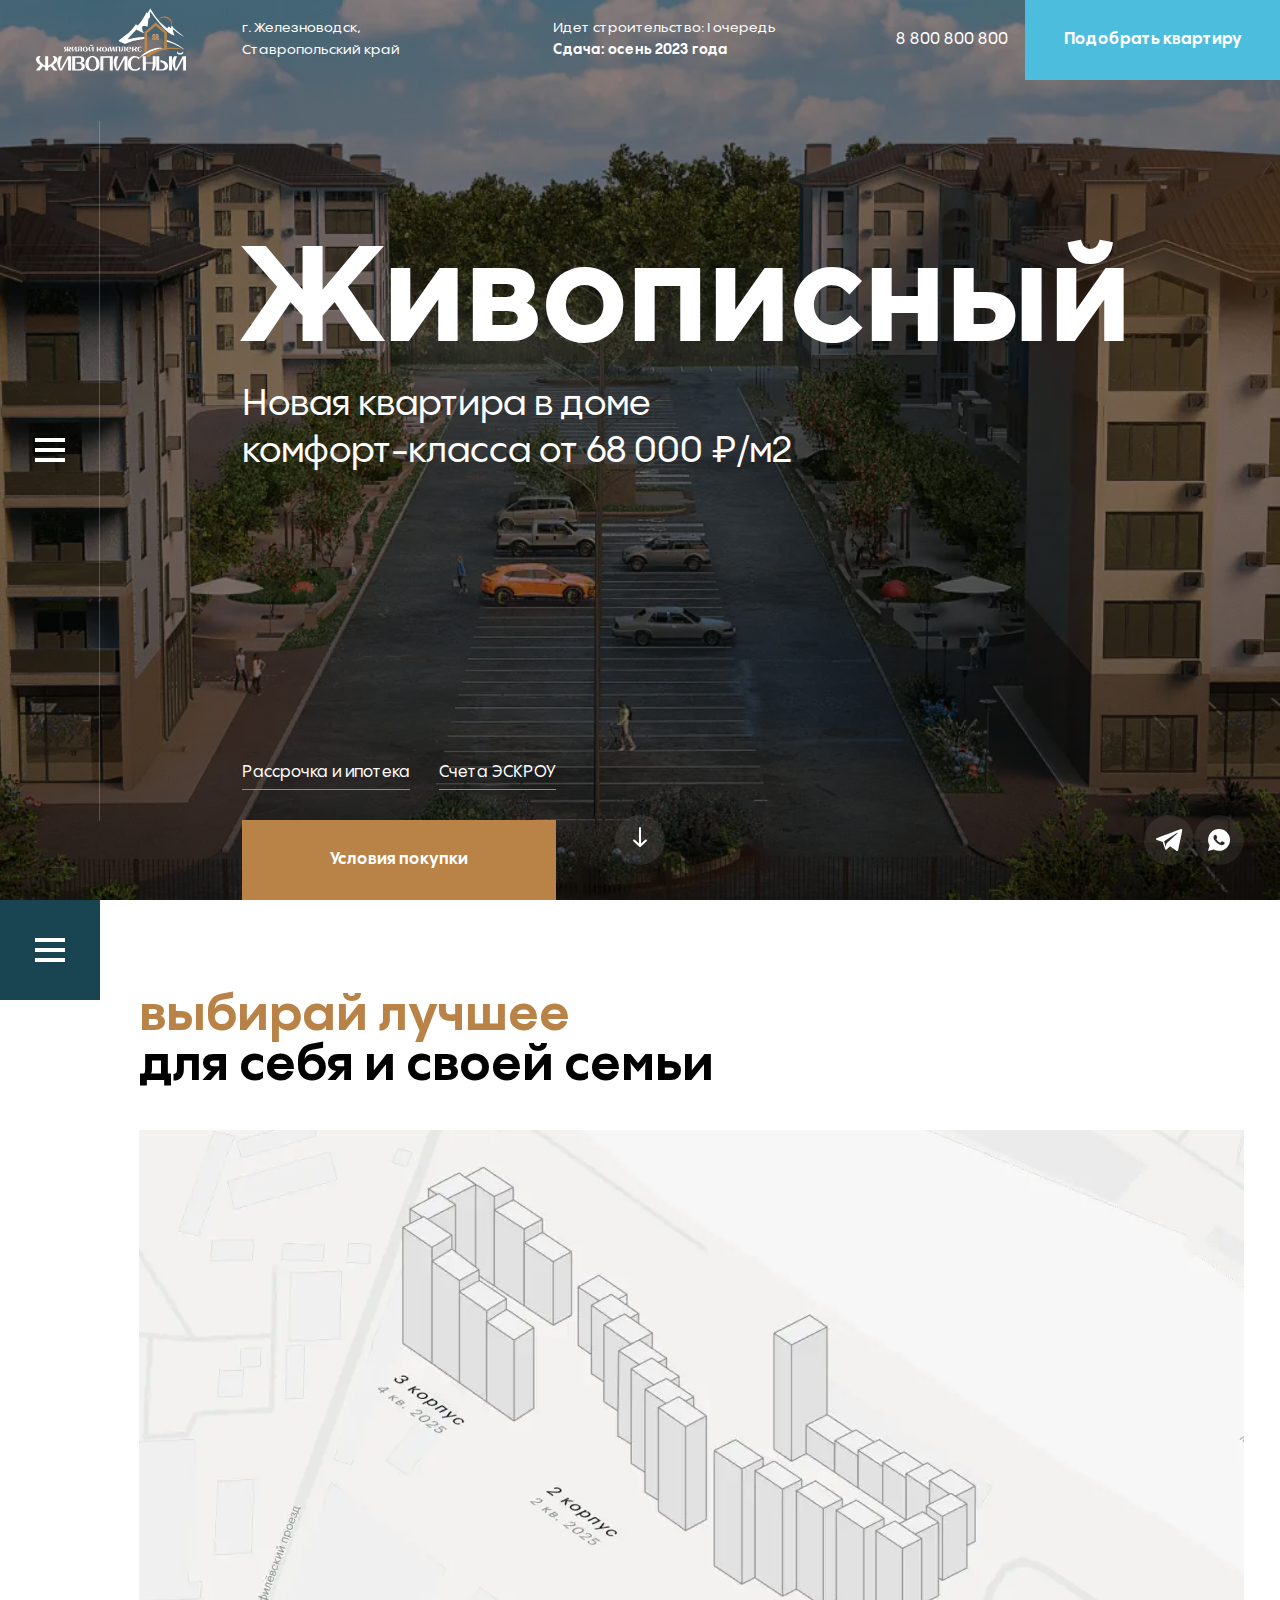
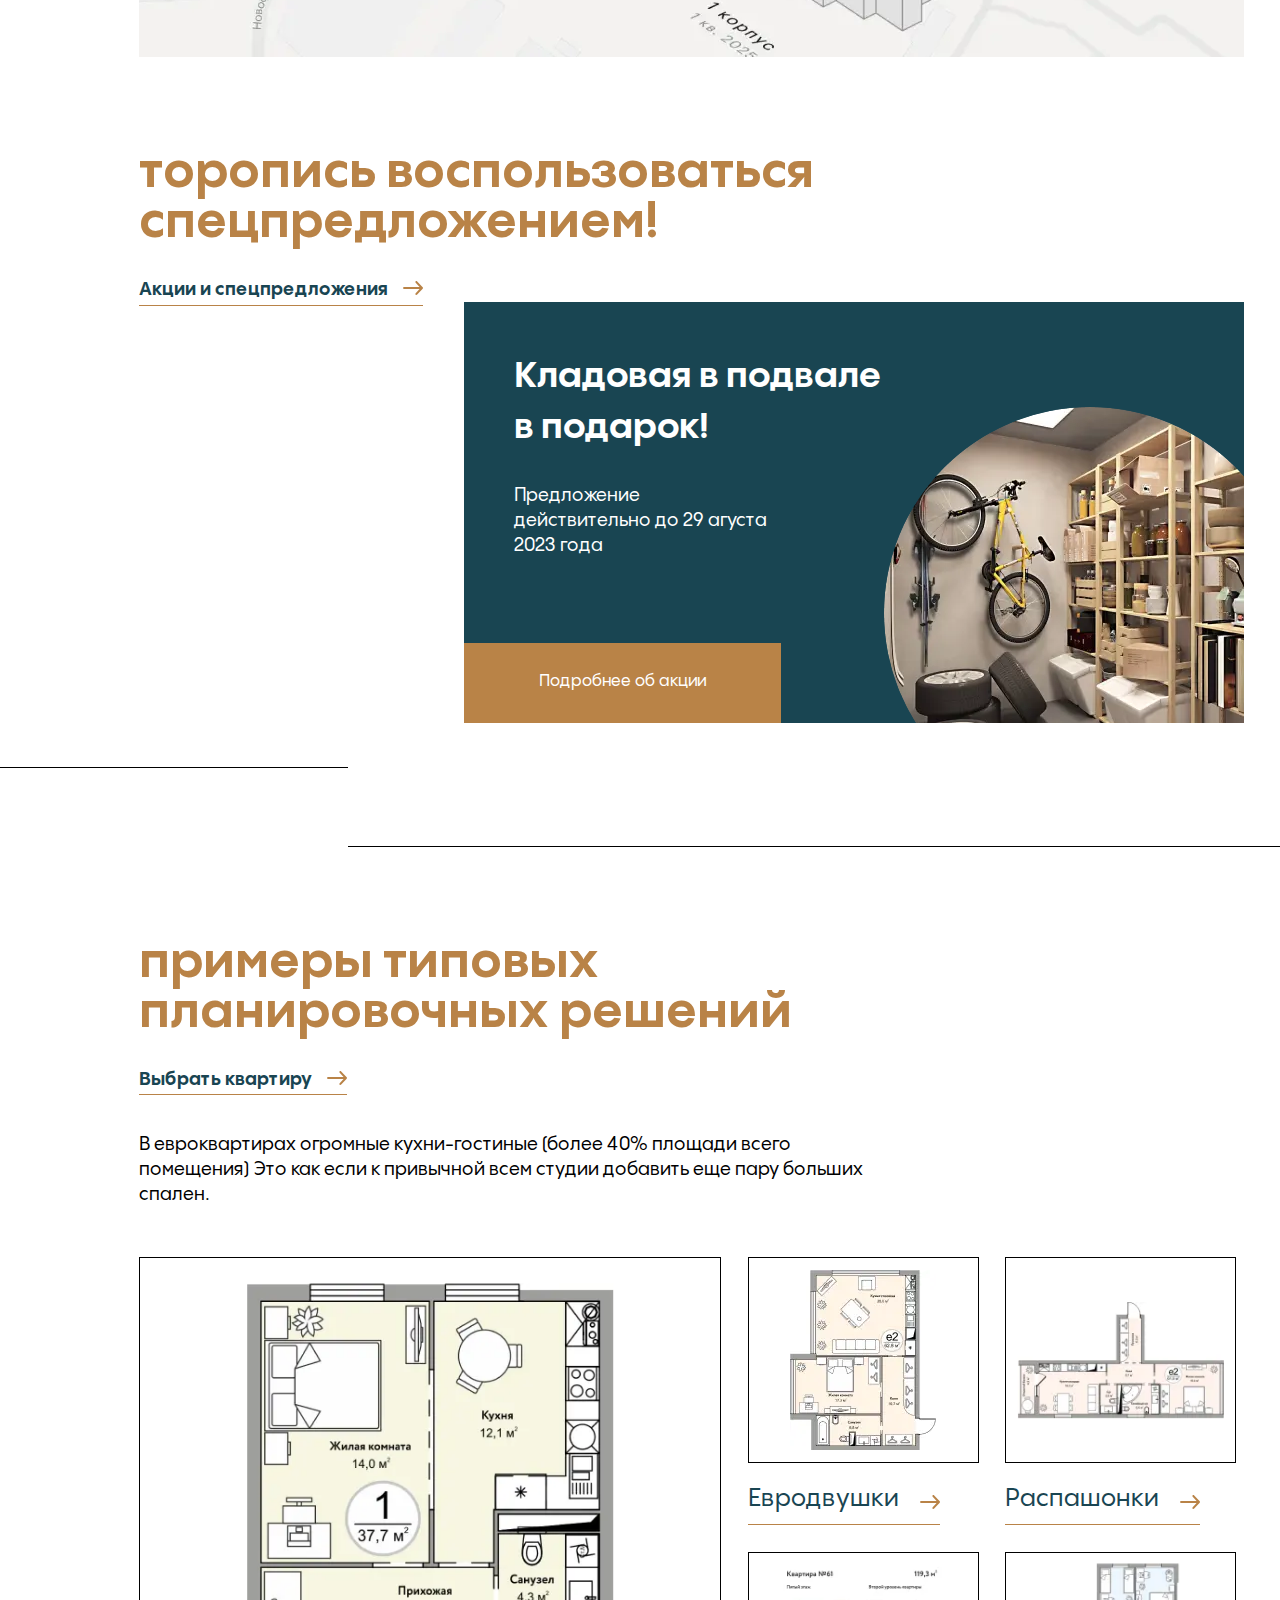
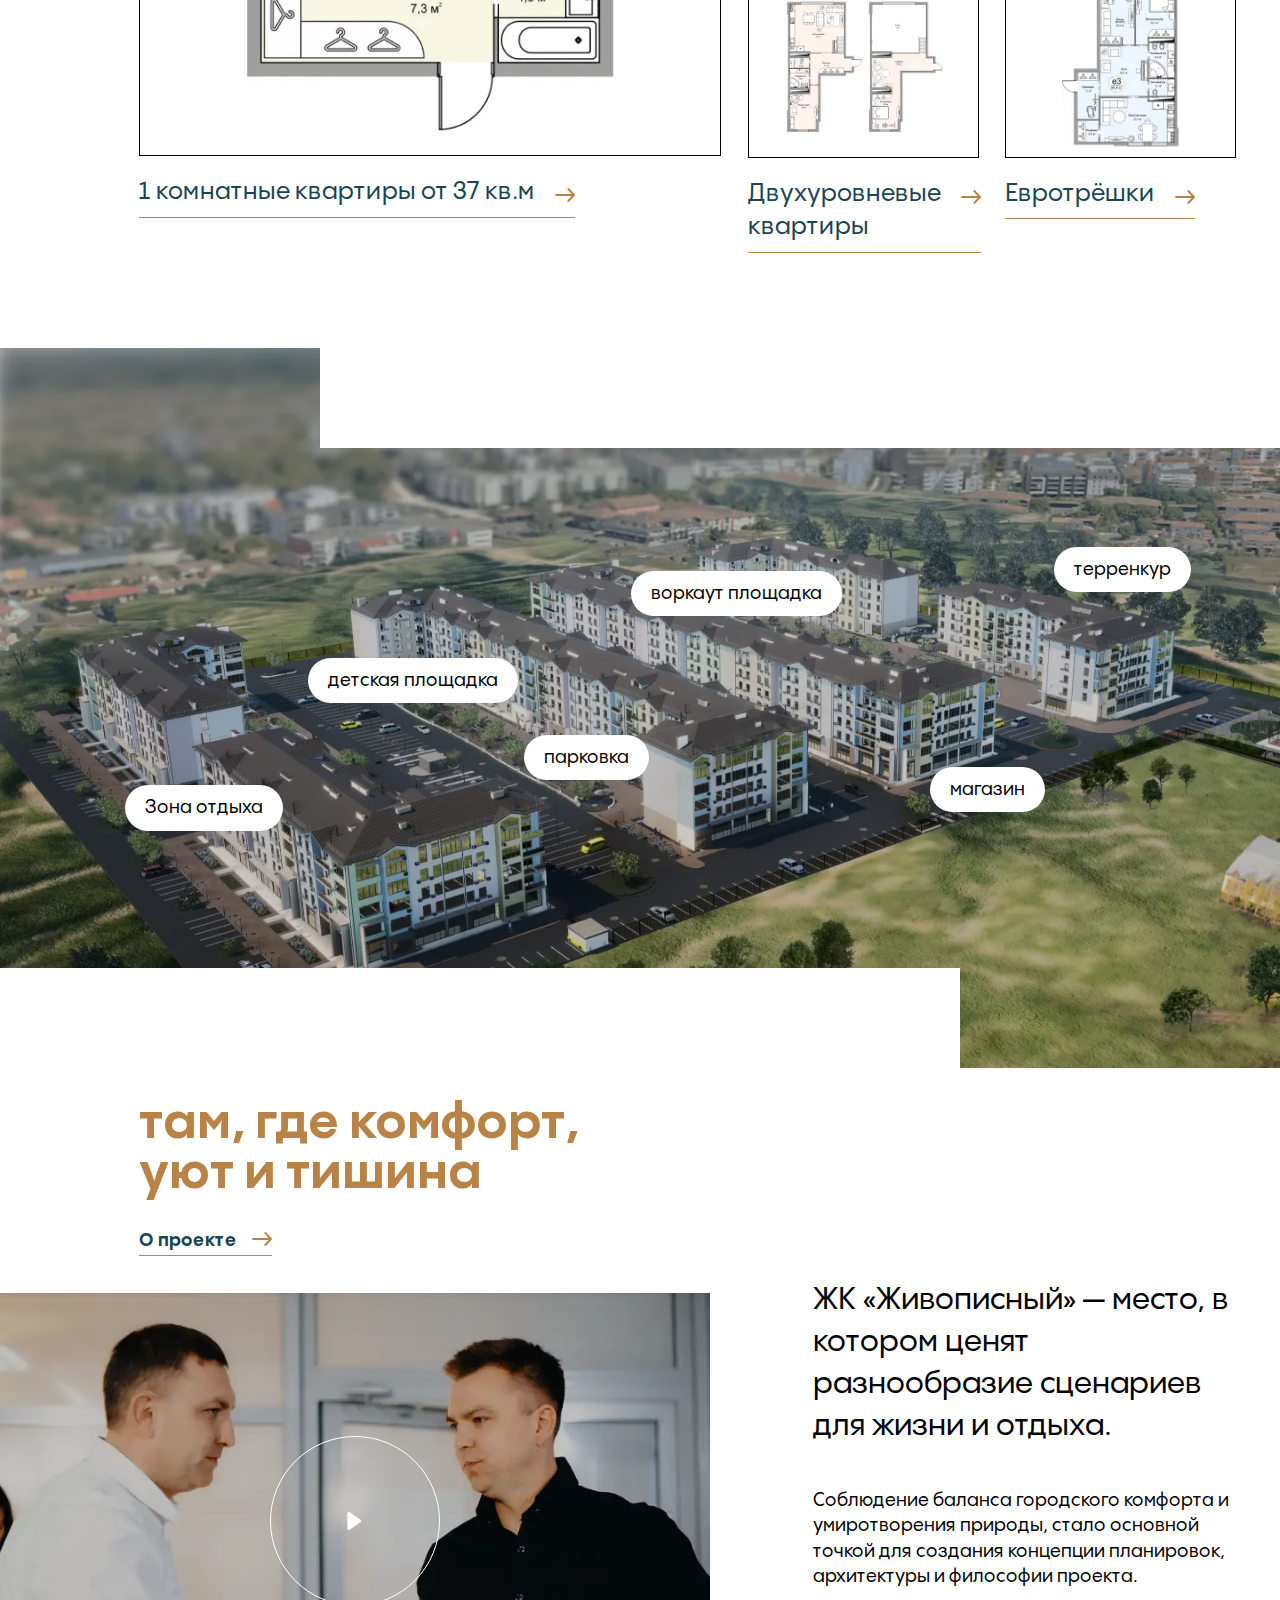
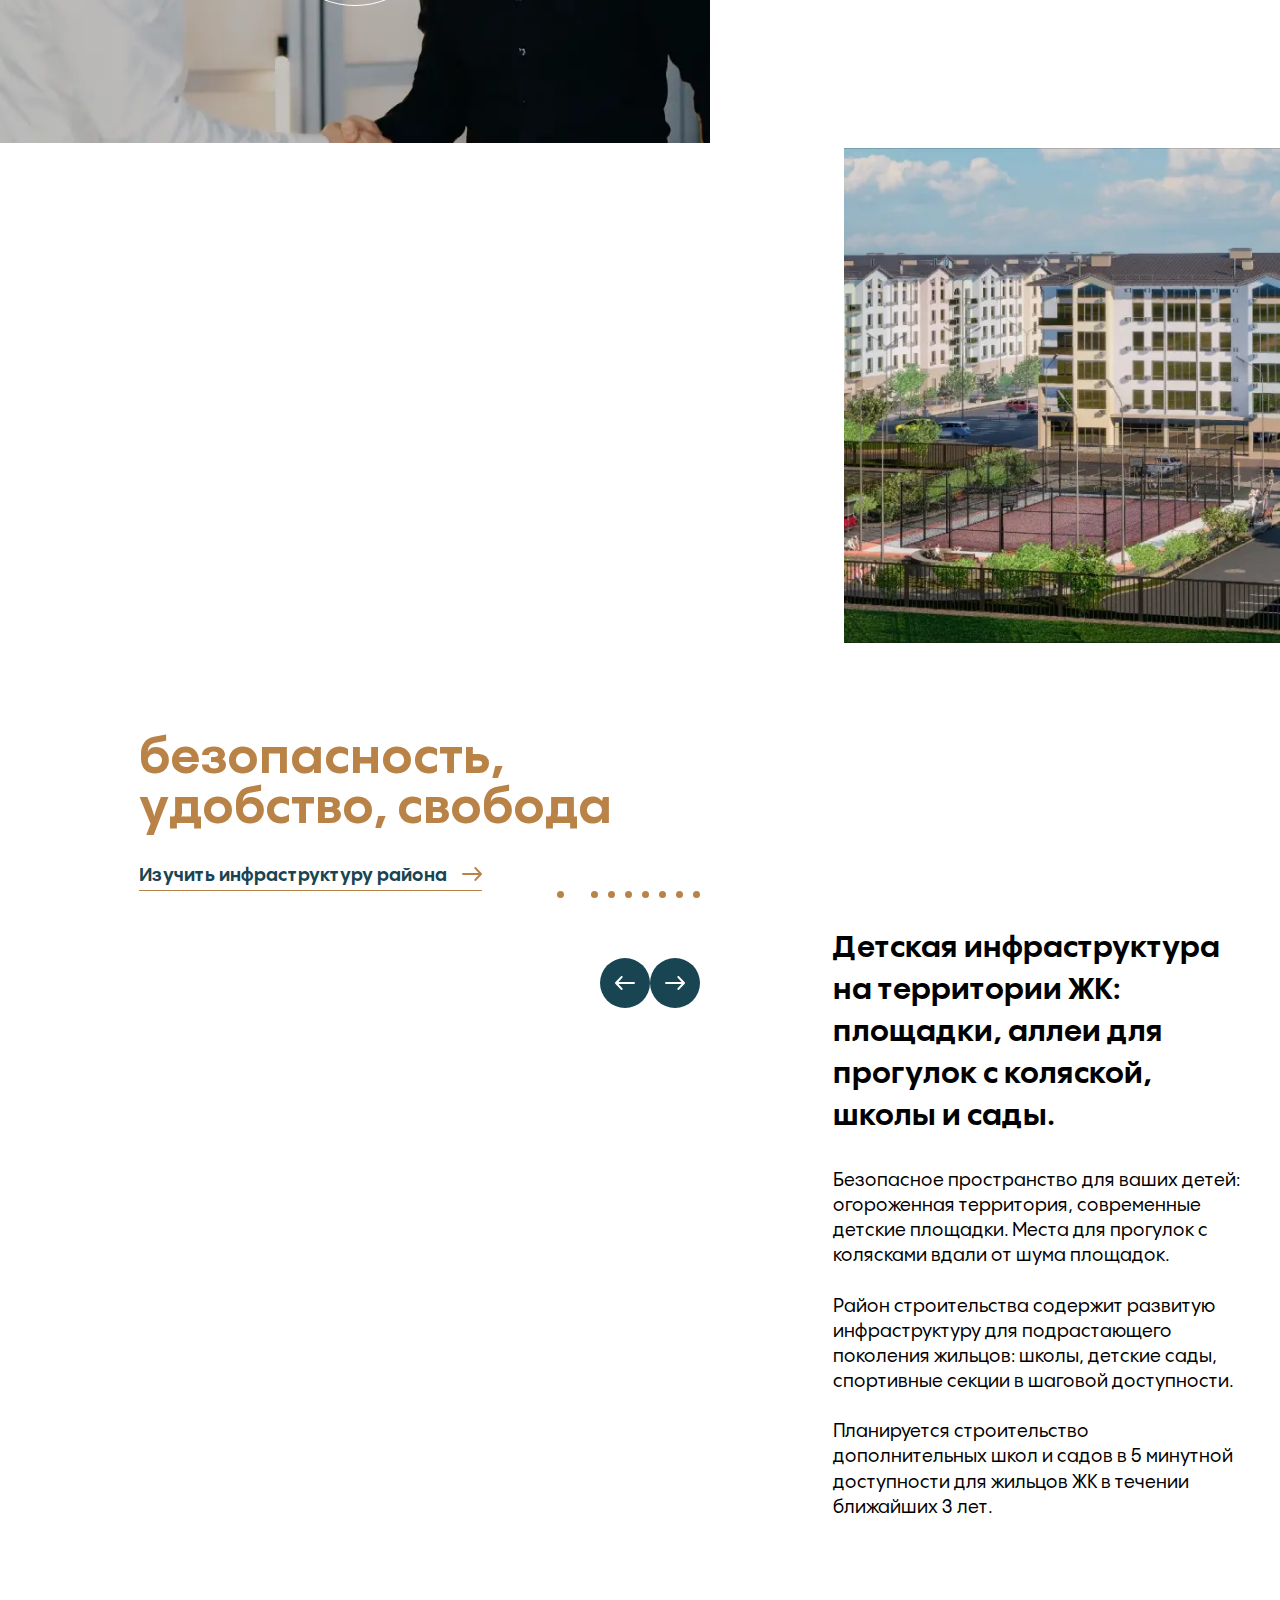
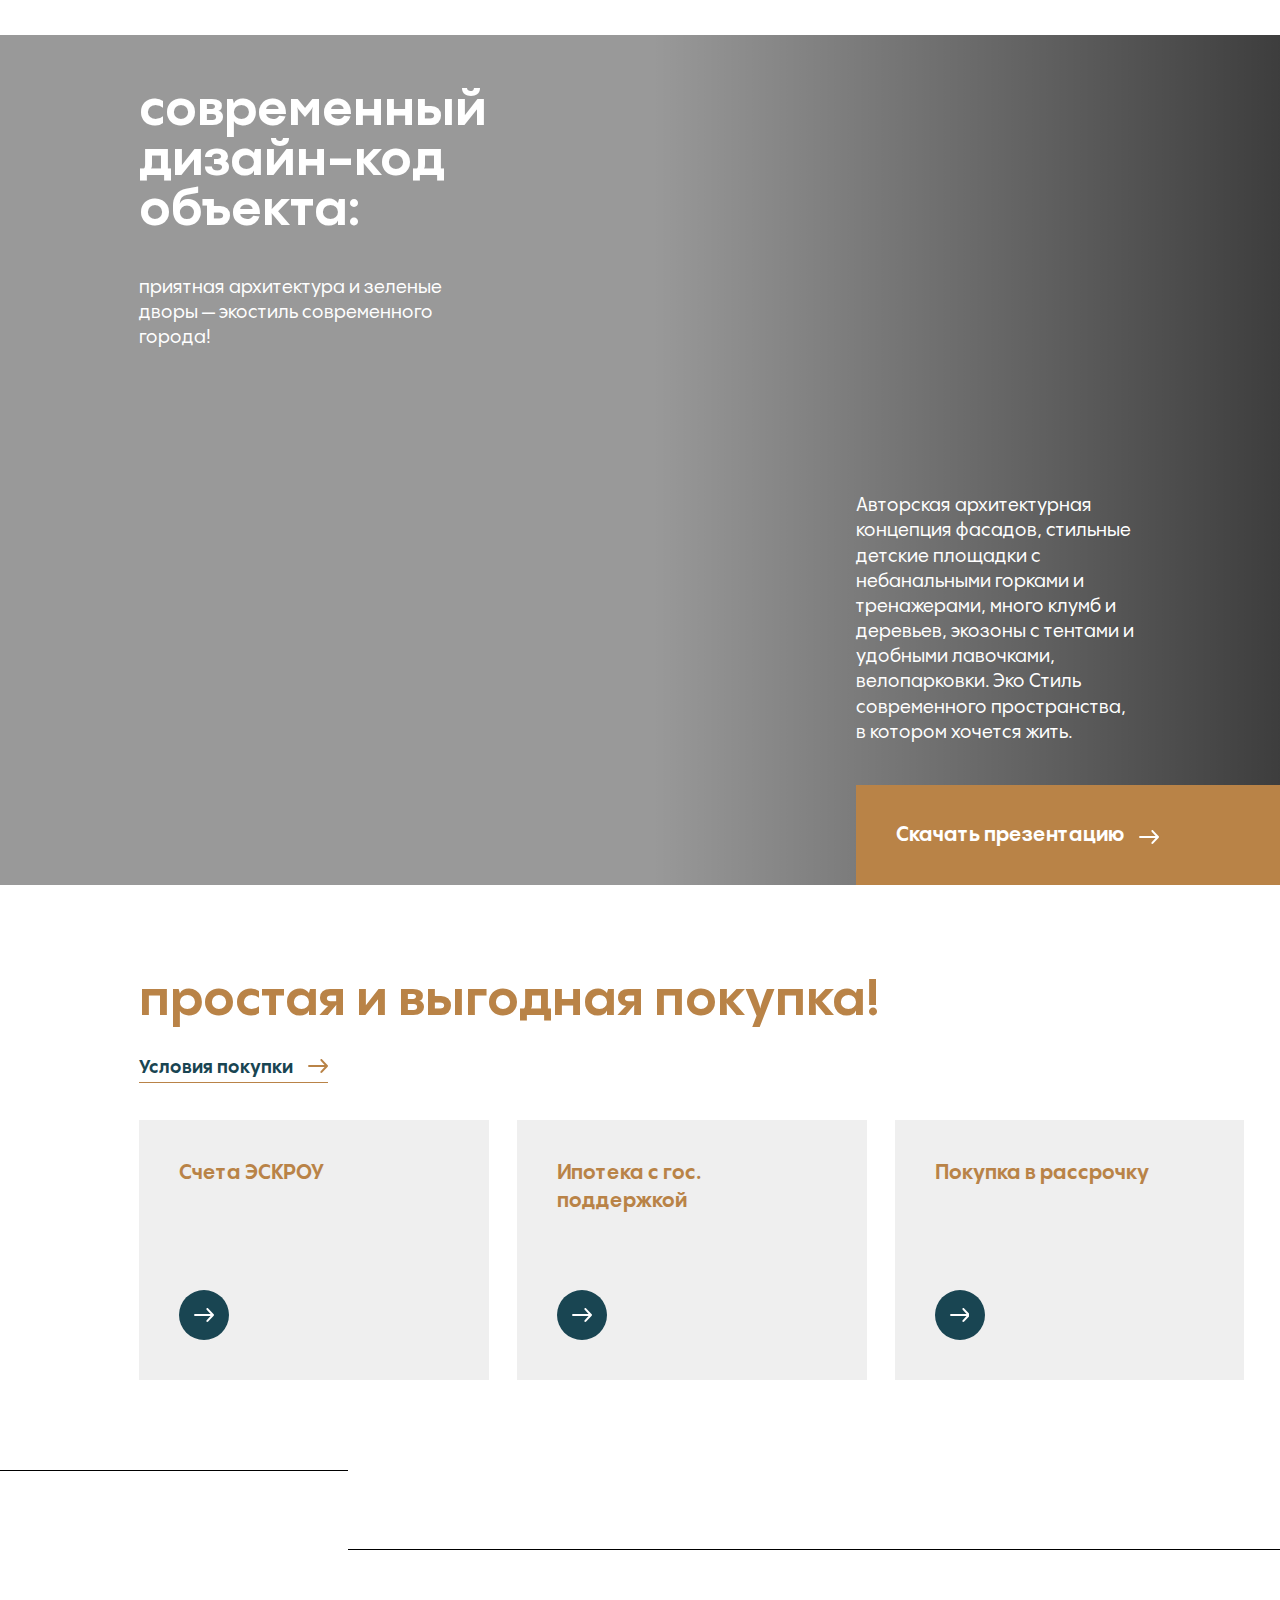
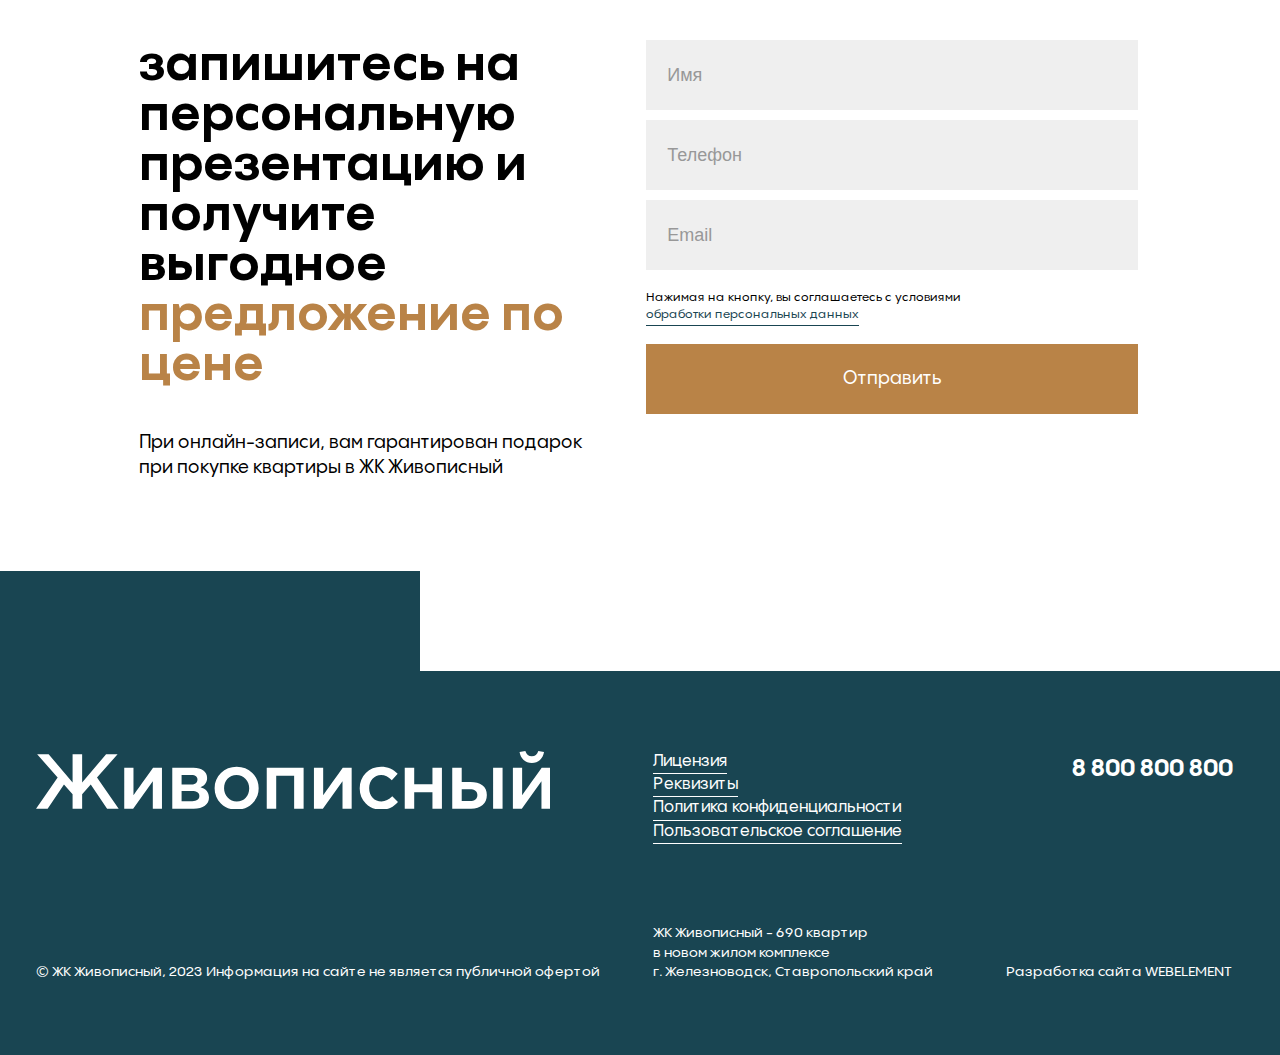
<file: homepage.html>
<!DOCTYPE html><html lang="ru"><head lang="ru"><meta charset="UTF-8"><meta http-equiv="X-UA-Compatible" content="IE=edge"><meta name="viewport" content="initial-scale=1.0, width=device-width"><meta name="mobile-web-app-capable" content="yes"><meta name="application-name" content=""><meta name="apple-mobile-web-app-capable" content="yes"><meta name="apple-mobile-web-app-status-bar-style" content="black-translucent"><meta name="apple-mobile-web-app-title" content=""><meta name="msapplication-TileImage" content="./images/favicons/mstile-144x144.png"><meta name="msapplication-config" content="./images/favicons/browserconfig.xml"><title>Живописный</title><link rel="shortcut icon" href="/images/favicons/favicon.ico"><link rel="icon" type="image/png" sizes="16x16" href="./images/favicons/favicon-16x16.png"><link rel="icon" type="image/png" sizes="32x32" href="./images/favicons/favicon-32x32.png"><link rel="icon" type="image/png" sizes="48x48" href="./images/favicons/favicon-48x48.png"><link rel="manifest" href="/images/favicons/manifest.json"><link rel="apple-touch-icon" sizes="57x57" href="./images/favicons/apple-touch-icon-57x57.png"><link rel="apple-touch-icon" sizes="60x60" href="./images/favicons/apple-touch-icon-60x60.png"><link rel="apple-touch-icon" sizes="72x72" href="./images/favicons/apple-touch-icon-72x72.png"><link rel="apple-touch-icon" sizes="76x76" href="./images/favicons/apple-touch-icon-76x76.png"><link rel="apple-touch-icon" sizes="114x114" href="./images/favicons/apple-touch-icon-114x114.png"><link rel="apple-touch-icon" sizes="120x120" href="./images/favicons/apple-touch-icon-120x120.png"><link rel="apple-touch-icon" sizes="144x144" href="./images/favicons/apple-touch-icon-144x144.png"><link rel="apple-touch-icon" sizes="152x152" href="./images/favicons/apple-touch-icon-152x152.png"><link rel="apple-touch-icon" sizes="167x167" href="./images/favicons/apple-touch-icon-167x167.png"><link rel="apple-touch-icon" sizes="180x180" href="./images/favicons/apple-touch-icon-180x180.png"><link rel="apple-touch-icon" sizes="1024x1024" href="./images/favicons/apple-touch-icon-1024x1024.png"><link rel="icon" type="image/png" sizes="228x228" href="./images/favicons/coast-228x228.png"><link rel="yandex-tableau-widget" href="./images/favicons/yandex-browser-manifest.json"><link rel="preload" as="font" href="./css/fonts.css"><link rel="stylesheet" href="./css/main.css"></head><body><header class="s-header"><div class="s-header__container"><button class="burger-menu js-menu-open s-header__burger-menu"><span class="burger-menu__line"></span></button><a class="s-header__logo" href="homepage.html"><svg class="s-header__logo-img" width="169" height="71" viewBox="0 0 169 71" fill="none" xmlns="http://www.w3.org/2000/svg">
<path d="M168.845 70.4274C168.426 70.4222 168.007 70.417 167.588 70.417C167.032 70.417 166.482 70.417 165.927 70.417C165.843 70.417 165.759 70.4117 165.675 70.4065C165.612 70.4012 165.55 70.3384 165.544 70.2755C165.539 70.1078 165.534 69.9402 165.534 69.7725C165.534 65.8641 165.534 61.9608 165.534 58.0523C165.534 57.8847 165.529 57.717 165.523 57.5494C165.523 57.5389 165.513 57.5179 165.502 57.5127C165.466 57.4865 165.44 57.497 165.419 57.5284C165.335 57.6751 165.251 57.8166 165.172 57.9633C163.208 61.6412 161.243 65.3192 159.278 69.0024C159.048 69.432 158.817 69.8564 158.587 70.286C158.545 70.3646 158.471 70.4065 158.382 70.4065C157.743 70.4065 157.109 70.4065 156.47 70.4065C156.381 70.4065 156.308 70.375 156.281 70.2807C156.198 69.9873 156.056 69.7254 155.92 69.4529C155.49 68.5989 155.061 67.7502 154.668 66.8805C154.097 65.6178 153.714 64.308 153.494 62.9458C153.326 61.8979 153.274 60.8448 153.368 59.7865C153.426 59.1526 153.573 58.5291 153.751 57.9161C154.102 56.7058 154.605 55.5584 155.186 54.4372C155.202 54.4058 155.223 54.3796 155.239 54.3534C155.281 54.2958 155.333 54.2643 155.406 54.2591C155.475 54.2591 155.543 54.2539 155.606 54.2539C156.596 54.2539 157.581 54.2539 158.571 54.2539C158.639 54.2539 158.702 54.2591 158.77 54.2643C158.812 54.2696 158.843 54.3377 158.822 54.3848C158.786 54.4582 158.749 54.5368 158.712 54.6101C158.304 55.3646 157.963 56.1452 157.67 56.9468C157.287 58.0052 156.989 59.0845 156.811 60.1952C156.68 61.0073 156.585 61.8246 156.58 62.6472C156.575 63.1658 156.57 63.6845 156.59 64.2085C156.643 65.4344 156.774 66.6499 157.083 67.8393C157.146 68.0803 157.23 68.316 157.308 68.557C157.314 68.5675 157.376 68.5728 157.387 68.5623C157.444 68.4837 157.507 68.3999 157.555 68.316C158.099 67.2944 158.639 66.278 159.184 65.2563C161.065 61.725 162.946 58.1885 164.832 54.6573C164.879 54.5682 164.926 54.4792 164.979 54.3953C165.026 54.322 165.083 54.2696 165.183 54.2696C165.319 54.2696 165.45 54.2643 165.586 54.2643C166.524 54.2643 167.462 54.2643 168.4 54.2643C168.552 54.2643 168.704 54.2853 168.85 54.2329C168.845 59.6346 168.845 65.031 168.845 70.4274Z" fill="white"/>
<path d="M129.042 49.287C128.487 49.4809 127.958 49.7219 127.424 49.9734C126.439 50.4397 125.48 50.9531 124.526 51.4823C123.18 52.2315 121.849 53.0069 120.555 53.8399C120.413 53.929 120.282 54.0338 120.146 54.1333C120.094 54.1752 120.125 54.2172 120.162 54.2538L120.172 54.2434C120.151 54.2224 120.12 54.1753 120.11 54.1805C120.031 54.2119 119.958 54.2434 119.889 54.2853C119.654 54.4372 119.423 54.5996 119.193 54.7516C119.098 54.8144 118.994 54.8668 118.894 54.9245C118.884 54.8668 118.873 54.804 118.863 54.7463C118.92 54.6887 118.978 54.6258 119.041 54.5787C119.434 54.28 119.832 53.9866 120.225 53.688C120.309 53.667 120.356 53.6199 120.377 53.5361C120.455 53.4889 120.466 53.4575 120.408 53.4679C120.387 53.4732 120.377 53.5046 120.361 53.5203C120.314 53.4994 120.272 53.5099 120.235 53.5361C119.832 53.7666 119.444 54.0286 119.077 54.3167C118.433 54.8144 117.789 55.3174 117.155 55.8309C116.662 56.229 116.232 56.6953 115.819 57.1773C115.546 57.4917 115.284 57.8165 115.022 58.1361C115.001 58.0575 114.98 57.9737 114.954 57.8951C115.007 57.7903 115.064 57.6908 115.117 57.586C115.179 57.4603 115.169 57.3817 115.059 57.2716C114.346 56.5224 113.498 56.0195 112.492 55.7837C112.476 55.7785 112.46 55.7785 112.445 55.7732C111.26 55.6265 110.139 55.7889 109.128 56.47C108.735 56.732 108.4 57.0568 108.127 57.4498C107.876 57.8061 107.672 58.1938 107.514 58.5972C107.163 59.4931 106.954 60.4204 106.891 61.3792C106.875 61.6464 106.854 61.9136 106.839 62.1808C106.786 63.2077 106.854 64.2241 107.095 65.2248C107.21 65.6964 107.368 66.1574 107.598 66.587C108.243 67.8183 109.243 68.5937 110.6 68.8923C110.862 68.9499 111.129 68.9709 111.397 68.9814C111.999 68.9971 112.602 68.9499 113.188 68.7875C114.273 68.4889 115.169 67.9021 115.871 67.0271C115.913 66.9747 115.95 66.9224 115.991 66.87C116.039 66.8123 116.117 66.7966 116.17 66.8333C116.536 67.1005 116.903 67.3624 117.265 67.6297C117.317 67.6716 117.327 67.7397 117.286 67.8078C116.683 68.8137 115.84 69.5577 114.771 70.0397C114.221 70.2912 113.644 70.4536 113.042 70.5479C112.832 70.5479 112.617 70.5322 112.424 70.6422C111.721 70.6422 111.014 70.6422 110.312 70.6422C110.082 70.5374 109.835 70.5427 109.594 70.5479C108.452 70.396 107.389 69.9978 106.404 69.4058C105.33 68.7561 104.523 67.8602 103.999 66.7128C103.611 65.8535 103.354 64.9576 103.255 64.0146C103.213 63.5954 103.176 63.1815 103.176 62.7624C103.192 60.4257 103.957 58.3562 105.471 56.5905C106.634 55.2336 108.122 54.411 109.893 54.1281C111.507 53.8714 113.063 54.0757 114.53 54.8197C114.781 54.9454 115.033 55.0816 115.279 55.2231C115.515 55.3541 115.73 55.5113 115.929 55.6946C116.259 55.9985 116.191 56.0299 116.521 55.637C117.207 54.8302 117.94 54.0757 118.711 53.3527C119.261 52.834 119.837 52.352 120.45 51.9119C120.885 51.5975 121.315 51.2779 121.744 50.9583C121.875 50.8588 121.996 50.7435 122.121 50.6335C122.315 50.5706 122.462 50.4292 122.63 50.3244C123.342 49.8581 124.044 49.3761 124.804 48.9989C124.877 48.9622 124.935 48.8993 124.998 48.8469C125.234 48.7945 125.422 48.6531 125.632 48.5483C126.229 48.2497 126.821 47.9405 127.429 47.6524C128.429 47.1808 129.462 46.7984 130.504 46.4264C132.815 45.6091 135.178 45.017 137.614 44.7498C138.415 44.6608 139.217 44.6503 140.019 44.6974C140.338 44.7184 140.647 44.7813 140.957 44.8651C141.25 44.9489 141.528 45.0537 141.763 45.258C141.884 45.3628 142.025 45.3995 142.177 45.4152C142.114 45.4414 142.057 45.4728 141.994 45.4886C141.391 45.6353 140.778 45.6929 140.171 45.7924C139.825 45.8501 139.479 45.892 139.133 45.9601C138.625 46.0649 138.122 46.1801 137.619 46.3007C136.582 46.5521 135.555 46.8403 134.528 47.1546C133.265 47.5424 132.05 48.0558 130.829 48.5588C130.289 48.7841 129.755 49.0198 129.2 49.198C129.142 49.2032 129.074 49.2189 129.042 49.287Z" fill="white"/>
<path d="M61.7233 70.5427C60.3506 70.3698 59.0984 69.893 57.9877 69.0548C57.3485 68.5727 56.8455 67.9755 56.4788 67.2629C56.0911 66.5137 55.8396 65.7173 55.7034 64.8843C55.5462 63.936 55.5409 62.9772 55.63 62.0289C55.761 60.5619 56.1697 59.1735 56.9136 57.8847C57.1808 57.4184 57.4899 56.9835 57.8253 56.5644C58.7212 55.4641 59.8686 54.7464 61.2151 54.3325C61.8595 54.1386 62.5196 54.0338 63.1903 54.0181C63.9447 54.0024 64.6992 54.0443 65.4327 54.2329C66.8996 54.6101 68.1571 55.3331 69.142 56.4963C70.0904 57.6175 70.7243 58.8958 71.0911 60.3104C71.374 61.4054 71.4683 62.5214 71.4264 63.6478C71.4002 64.3866 71.3006 65.1148 71.1015 65.8274C70.9967 66.1994 70.8605 66.5556 70.7033 66.9119C70.2737 67.8916 69.6136 68.6723 68.7334 69.2696C67.9056 69.8302 66.994 70.2022 66.0247 70.4222C65.8151 70.4694 65.5951 70.4956 65.3803 70.5322C65.134 70.5322 64.8878 70.5217 64.6572 70.6318C63.8871 70.6318 63.1169 70.6318 62.3467 70.6318C62.1529 70.5217 61.9381 70.5375 61.7233 70.5427ZM67.7903 63.2863C67.8008 62.5109 67.7222 61.6465 67.586 60.782C67.4393 59.8703 67.2088 58.9797 66.8682 58.1204C66.732 57.7746 66.5643 57.4498 66.3652 57.1407C66.0771 56.7006 65.7313 56.3181 65.3069 56.009C64.28 55.265 62.7868 55.2441 61.7233 56.009C61.4351 56.2186 61.1836 56.4596 60.9583 56.732C60.6073 57.1669 60.3453 57.6489 60.1358 58.1676C59.7271 59.184 59.4861 60.2423 59.3446 61.3269C59.2241 62.2752 59.1927 63.2287 59.2294 64.1875C59.2556 64.8424 59.3551 65.4868 59.5385 66.1155C59.7062 66.6814 59.9472 67.2158 60.3087 67.6873C60.9007 68.468 61.6604 68.9657 62.6297 69.1543C63.1117 69.2486 63.5989 69.2591 64.0809 69.2015C65.0135 69.0967 65.8099 68.7037 66.4438 68.0017C66.7372 67.6768 66.9782 67.3153 67.1668 66.9171C67.4236 66.367 67.5755 65.7855 67.6751 65.1882C67.7798 64.5909 67.7956 63.9884 67.7903 63.2863Z" fill="white"/>
<path d="M109.516 70.6318C109.542 70.6003 109.573 70.5689 109.6 70.5375L109.516 70.6318Z" fill="#BA854A"/>
<path d="M122.085 34.9996C121.299 35.0258 120.513 35.1044 119.732 35.1882C119.366 35.2301 118.999 35.2668 118.632 35.3087C117.935 35.382 117.238 35.4868 116.542 35.5916C115.745 35.7121 114.959 35.8536 114.168 36.0055C112.754 36.278 111.355 36.608 109.961 36.98C107.064 37.7607 104.229 38.7247 101.463 39.8773C101.217 39.9821 100.965 40.0764 100.714 40.1707C100.572 40.2231 100.426 40.265 100.279 40.3017C100.064 40.3541 99.8494 40.3436 99.6345 40.2912C99.3726 40.2231 99.1263 40.1236 98.8853 40.0083C98.1099 39.652 97.3345 39.301 96.5643 38.929C95.4798 38.4051 94.4005 37.8707 93.316 37.3415C93.2112 37.2891 93.1117 37.2315 93.0121 37.1634C92.9912 37.1529 92.9807 37.0953 92.9912 37.0743C93.0331 37.0062 93.0855 36.9381 93.1431 36.8752C93.7771 36.2046 94.432 35.5549 95.1183 34.9419C96.1504 34.0094 97.2402 33.1449 98.3562 32.3171C99.3359 31.5888 100.326 30.871 101.311 30.1428C102.443 29.3045 103.543 28.4295 104.601 27.497C106.377 25.9252 107.975 24.191 109.437 22.3258C110.406 21.0841 111.318 19.8005 112.172 18.4802C112.261 18.3387 112.361 18.2025 112.45 18.0663C112.471 18.0349 112.56 18.0244 112.581 18.0558C112.633 18.1187 112.691 18.1816 112.733 18.2549C112.953 18.6112 113.168 18.9727 113.382 19.329C113.45 19.4442 113.513 19.5647 113.581 19.68C113.623 19.7481 113.718 19.7795 113.801 19.7376C113.985 19.6538 114.168 19.57 114.341 19.4704C114.676 19.2766 114.975 19.0303 115.263 18.7736C115.777 18.3125 116.243 17.8148 116.688 17.2857C117.448 16.3897 118.134 15.4414 118.794 14.4722C119.989 12.7118 121.079 10.8833 122.116 9.02859C122.792 7.81308 123.442 6.58709 124.065 5.34539C124.102 5.27204 124.139 5.19345 124.175 5.1201C124.243 4.98912 124.322 4.96293 124.463 5.04675C124.589 5.12534 124.715 5.21441 124.83 5.30872C124.951 5.40302 125.061 5.50781 125.176 5.59688C125.239 5.64403 125.323 5.67546 125.396 5.71214C125.433 5.72786 125.459 5.71738 125.485 5.68594C125.564 5.5602 125.653 5.43446 125.726 5.30348C126.318 4.27134 126.905 3.23921 127.492 2.20708C127.717 1.81413 127.947 1.42643 128.183 1.03872C128.262 0.907743 128.351 0.78724 128.435 0.666738C128.461 0.630063 128.534 0.635302 128.566 0.677216C128.623 0.755805 128.686 0.839633 128.739 0.923461C129.095 1.46834 129.456 2.01323 129.807 2.56335C130.688 3.93079 131.557 5.30348 132.443 6.66044C133.679 8.55705 134.994 10.396 136.419 12.1564C136.618 12.4027 136.818 12.6489 137.027 12.8952C137.09 12.9685 137.174 13.0314 137.247 13.0995C137.279 13.1938 137.341 13.2619 137.42 13.3143C137.467 13.4453 137.567 13.5396 137.656 13.6391C138.169 14.2154 138.672 14.797 139.196 15.3628C141.617 17.972 144.252 20.3506 147.024 22.5773C147.102 22.6402 147.181 22.703 147.265 22.7607C147.338 22.8131 147.417 22.8131 147.506 22.7869C147.668 22.7345 147.804 22.6349 147.92 22.5144C148.103 22.3206 148.281 22.1162 148.454 21.9172C148.653 21.6919 148.842 21.4561 149.041 21.2308C149.161 21.0946 149.297 20.9636 149.465 20.885C149.507 20.8641 149.565 20.8641 149.607 20.8745C149.669 20.8955 149.727 20.9322 149.779 20.9741C150.01 21.1679 150.24 21.3618 150.461 21.5661C150.66 21.7443 150.843 21.9381 151.042 22.1215C151.189 22.2577 151.346 22.3834 151.535 22.462C151.592 22.4882 151.681 22.4568 151.707 22.4044C151.728 22.3573 151.749 22.3153 151.77 22.2682C151.901 21.9067 152.032 21.5452 152.158 21.1784C152.331 20.6702 152.493 20.162 152.661 19.6538C152.74 19.6852 152.782 19.7533 152.829 19.8162C152.865 19.8686 152.907 19.9158 152.949 19.9629C152.975 20.0834 153.043 20.1777 153.112 20.272C153.421 20.7278 153.767 21.1627 154.128 21.5818C155.013 22.614 155.983 23.5623 156.983 24.4844C158.388 25.7785 159.849 27.0097 161.332 28.22C162.579 29.2364 163.831 30.2476 165.073 31.2692C165.408 31.5469 165.722 31.8508 166.047 32.1442C166.084 32.1756 166.1 32.2228 166.126 32.2699C166.131 32.2804 166.126 32.3014 166.115 32.3066C166.105 32.3171 166.084 32.3328 166.074 32.3328C166.011 32.3171 165.943 32.3014 165.885 32.2752C165.461 32.0813 165.052 31.8403 164.654 31.5993C163.794 31.0754 162.961 30.5148 162.134 29.9437C159.671 28.2305 157.266 26.4386 154.94 24.542C154.631 24.2905 154.322 24.0286 154.013 23.7718C153.992 23.7561 153.95 23.7666 153.918 23.7666C153.908 23.7666 153.897 23.7876 153.892 23.798C153.887 23.8138 153.887 23.8295 153.882 23.8452C153.882 23.8609 153.882 23.8766 153.882 23.8976C153.95 25.5689 154.228 27.1931 154.94 28.7229C155.076 29.0111 155.202 29.3045 155.328 29.5927C155.454 29.8861 155.564 30.1847 155.637 30.4938C155.663 30.6091 155.668 30.7243 155.679 30.8396C155.684 30.913 155.626 30.9758 155.558 30.9601C155.38 30.9234 155.197 30.892 155.019 30.8501C154.348 30.6929 153.709 30.4414 153.085 30.148C152.399 29.8284 151.749 29.4564 151.11 29.0478C149.879 28.2619 148.726 27.3712 147.616 26.4282C145.866 24.9402 144.226 23.3318 142.644 21.6657C140.736 19.659 138.924 17.5738 137.174 15.431C134.187 11.7844 131.358 8.02265 128.702 4.13512C128.634 4.04082 128.56 3.95175 128.487 3.85744C128.482 3.8522 128.456 3.86268 128.44 3.86792C128.382 3.89936 128.409 3.82601 128.403 3.88888C128.393 3.98842 128.377 4.08797 128.372 4.18752C128.351 5.16202 128.34 6.13128 128.309 7.10578C128.283 7.94406 128.241 8.78234 128.194 9.61538C128.178 9.8983 128.136 10.1812 128.105 10.4641C128.073 10.7628 127.942 11.009 127.701 11.1872C127.555 11.2972 127.397 11.3967 127.245 11.4963C127.104 11.5906 126.962 11.6744 126.826 11.774C126.701 11.863 126.622 11.9888 126.601 12.1512C126.538 12.5494 126.465 12.9423 126.412 13.3405C126.313 14.1211 126.224 14.9018 126.135 15.6877C126.082 16.1383 126.046 16.5888 125.998 17.0394C125.946 17.5214 125.894 18.0034 125.847 18.4907C125.799 18.957 125.752 19.4233 125.7 19.8896C125.668 20.1568 125.637 20.424 125.6 20.6859C125.59 20.775 125.511 20.8326 125.422 20.8117C124.982 20.7174 124.537 20.6231 124.097 20.5183C123.578 20.3925 123.054 20.2825 122.52 20.2039C122.085 20.1358 121.65 20.1306 121.215 20.1515C120.964 20.162 120.717 20.2301 120.482 20.3139C119.837 20.5445 119.481 21.016 119.366 21.6814C119.318 21.9643 119.308 22.2472 119.324 22.5354C119.355 23.0907 119.465 23.6304 119.607 24.1648C119.701 24.5368 119.816 24.9088 119.916 25.2755C120.057 25.7942 120.272 26.2867 120.534 26.753C120.691 27.0307 120.848 27.3083 121 27.586C121.089 27.7484 121.178 27.9056 121.205 28.0942C121.21 28.1361 121.163 28.1938 121.115 28.1885C121.032 28.1781 120.948 28.1781 120.869 28.1519C120.628 28.0733 120.408 27.9528 120.193 27.8218C119.827 27.586 119.439 27.3869 119.046 27.2036C117.076 26.2762 115.106 25.3593 113.131 24.4372C113.042 24.3953 112.947 24.3586 112.853 24.3272C112.827 24.3167 112.785 24.3272 112.759 24.3429C112.717 24.3691 112.68 24.4058 112.649 24.4425C111.549 25.7051 110.391 26.9206 109.259 28.1571C108.117 29.404 106.969 30.651 105.838 31.9137C105.225 32.6 104.633 33.3073 104.041 34.0146C103.774 34.3342 103.533 34.68 103.286 35.0205C103.229 35.0991 103.176 35.1882 103.134 35.2825C103.113 35.3244 103.092 35.3873 103.108 35.4187C103.124 35.4449 103.192 35.4659 103.234 35.4606C103.548 35.4082 103.863 35.3611 104.172 35.2877C105.131 35.0624 106.095 34.8267 107.053 34.5909C108.421 34.2556 109.793 33.9622 111.177 33.716C112.151 33.5431 113.126 33.3911 114.105 33.2601C114.834 33.1606 115.567 33.0925 116.301 33.0191C116.882 32.9615 117.469 32.9143 118.051 32.8672C118.15 32.8567 118.25 32.8515 118.349 32.8462C119.586 32.7886 120.827 32.71 122.064 32.7153C122.116 33.4645 122.116 34.2346 122.085 34.9996Z" fill="white"/>
<path d="M122.085 34.9996C122.111 34.2294 122.116 33.4592 122.085 32.6943C122.095 32.4952 122.106 32.2909 122.111 32.0918C122.116 30.5672 122.111 29.0426 122.116 27.5127C122.116 27.015 122.09 27.0621 122.462 26.7425C123.18 26.1348 123.898 25.5323 124.615 24.9245C125.202 24.4268 125.789 23.9238 126.37 23.4208C127.324 22.6035 128.278 21.781 129.226 20.9584C129.86 20.4083 130.483 19.8529 131.117 19.3028C131.61 18.8732 132.107 18.454 132.61 18.0349C133.255 17.4952 133.91 16.9713 134.512 16.395C134.596 16.3164 134.675 16.3112 134.779 16.3898C134.942 16.5103 135.099 16.6308 135.251 16.7617C136.063 17.4638 136.875 18.1659 137.687 18.8679C138.117 19.2399 138.562 19.6014 138.971 19.9944C139.259 20.272 139.584 20.5183 139.888 20.7803C140.317 21.1522 140.752 21.5242 141.182 21.8962C142.355 22.9231 143.529 23.9448 144.703 24.9717C145.41 25.5899 146.122 26.2029 146.825 26.8211C147.275 27.2193 147.207 27.1093 147.212 27.6751C147.217 30.2423 147.217 32.8043 147.223 35.3716C147.223 35.5707 147.233 35.775 147.238 35.9741C147.238 36.5923 147.238 37.2106 147.238 37.8288C147.233 37.9807 147.223 38.1274 147.223 38.2794C147.223 40.3751 147.223 42.4655 147.228 44.5612C147.228 44.6608 147.228 44.7603 147.228 44.8651C147.228 44.8965 147.238 44.9332 147.238 44.9647C147.244 45.0118 147.301 45.0537 147.343 45.0485C147.899 44.9332 148.464 44.8337 149.03 44.8022C149.832 44.7551 150.633 44.687 151.44 44.687C152.562 44.687 153.683 44.7132 154.804 44.7603C155.606 44.797 156.407 44.8756 157.209 44.9018C157.261 44.9018 157.308 44.9123 157.361 44.9175C157.879 44.9699 158.393 45.0223 158.911 45.0747C159.346 45.1166 159.781 45.148 160.211 45.2109C161.007 45.3262 161.804 45.4257 162.595 45.5672C163.533 45.7348 164.47 45.9234 165.387 46.1854C165.529 46.2273 165.681 46.2535 165.827 46.2849C165.901 46.3164 165.979 46.3426 166.053 46.374C166.246 46.4683 166.435 46.5626 166.65 46.5836L166.639 46.5783C166.676 46.6517 166.76 46.6517 166.823 46.6884C166.87 46.7355 166.865 46.6465 166.865 46.7146C166.865 46.7408 166.849 46.7774 166.833 46.7827C166.807 46.7932 166.765 46.7932 166.734 46.7879C166.121 46.7041 165.508 46.615 164.895 46.5312C164.565 46.484 164.229 46.4474 163.899 46.4107C163.417 46.3635 162.935 46.3216 162.448 46.2797C161.798 46.2221 161.149 46.1697 160.499 46.1173C160.468 46.112 160.431 46.1121 160.399 46.1121C159.582 46.0754 158.76 46.0177 157.942 46.0073C156.554 45.9915 155.16 45.9915 153.772 46.0073C152.97 46.0177 152.163 46.0649 151.362 46.1173C150.592 46.1644 149.827 46.2326 149.062 46.3111C148.365 46.3845 147.668 46.484 146.971 46.5731C145.855 46.7093 144.755 46.9032 143.655 47.118C142.471 47.3485 141.302 47.6262 140.139 47.9458C138.573 48.3754 137.022 48.8574 135.497 49.418C134.098 49.9315 132.715 50.4921 131.395 51.1836C131.206 51.2832 130.997 51.3618 130.845 51.5242C130.834 51.5294 130.819 51.5347 130.808 51.5452C130.803 51.5504 130.803 51.5609 130.798 51.5714C130.808 51.5556 130.824 51.5347 130.834 51.519C130.918 51.5085 131.002 51.5085 131.081 51.477C131.206 51.4299 131.327 51.367 131.447 51.3094C132.432 50.8012 133.459 50.3978 134.497 50.0101C135.487 49.6433 136.482 49.2975 137.499 49.0198C137.855 48.9203 138.211 48.8365 138.573 48.7579C138.719 48.7264 138.871 48.7317 139.029 48.716C138.997 48.826 138.908 48.7998 138.85 48.8155C137.163 49.3132 135.513 49.9262 133.915 50.6597C131.903 51.5818 129.965 52.6454 128.115 53.8661C127.738 54.1176 127.371 54.3796 127.062 54.7201C126.795 55.0135 126.46 55.134 126.072 55.1288C125.543 55.1183 125.045 54.9978 124.6 54.6992C124.432 54.5839 124.29 54.4425 124.186 54.2643C124.039 54.0076 123.981 53.7404 124.06 53.4418C124.139 53.1431 124.275 52.8812 124.458 52.6349C124.762 52.2315 125.118 51.8752 125.501 51.5504C126.051 51.0841 126.648 50.6807 127.277 50.3297C127.717 50.0834 128.157 49.8476 128.597 49.6014C128.754 49.5123 128.932 49.4442 129.053 49.2923C129.09 49.2242 129.153 49.2137 129.215 49.1927C129.771 49.0146 130.305 48.7788 130.845 48.5535C132.066 48.0506 133.281 47.5371 134.544 47.1494C135.565 46.8351 136.592 46.5469 137.635 46.2954C138.138 46.1749 138.641 46.0597 139.149 45.9549C139.49 45.8868 139.841 45.8448 140.186 45.7872C140.794 45.6877 141.412 45.6248 142.01 45.4833C142.073 45.4676 142.135 45.4362 142.193 45.41C142.361 45.3943 142.528 45.3838 142.691 45.3628C143.073 45.3209 143.456 45.258 143.838 45.2319C144.247 45.2004 144.242 45.2161 144.247 44.7918C144.247 44.7603 144.247 44.7236 144.247 44.6922C144.263 41.0195 144.236 37.352 144.278 33.6793C144.299 32.0342 144.283 30.3943 144.283 28.7492C144.283 28.6129 144.283 28.482 144.283 28.3457C144.283 28.241 144.242 28.1466 144.168 28.0785C143.995 27.9214 143.822 27.7589 143.644 27.607C143.12 27.1617 142.596 26.7216 142.067 26.2815C140.962 25.3594 139.851 24.4373 138.746 23.5099C137.745 22.6716 136.744 21.8281 135.749 20.9846C135.455 20.7383 135.162 20.4816 134.869 20.2354C134.743 20.1306 134.68 20.1253 134.554 20.2092C134.193 20.4554 133.857 20.7383 133.538 21.0265C132.532 21.9381 131.474 22.7921 130.431 23.6566C129.697 24.2644 128.959 24.8774 128.23 25.4903C127.754 25.8885 127.293 26.3024 126.821 26.7006C126.465 27.0045 126.098 27.3031 125.742 27.6018C125.537 27.7747 125.338 27.9528 125.134 28.1309C125.05 28.3929 125.087 28.6601 125.061 28.9273C125.04 29.1107 125.034 29.294 125.029 29.4774C125.008 31.6569 124.993 33.8365 125.029 36.016C125.034 36.3828 125.061 36.7547 125.061 37.1215C125.071 38.7142 125.076 40.307 125.076 41.8997C125.076 43.5448 125.071 45.1847 125.066 46.8298C125.066 46.9818 125.061 47.1337 125.055 47.2804C125.04 47.7991 125.029 48.3178 125.014 48.8365C124.951 48.8889 124.888 48.9517 124.82 48.9884C124.055 49.3656 123.353 49.8476 122.645 50.3139C122.478 50.424 122.331 50.5602 122.137 50.623C122.085 50.424 122.106 50.2249 122.106 50.0205C122.106 46.7879 122.106 43.5553 122.111 40.3227C122.111 38.7299 122.111 37.1424 122.111 35.5497C122.106 35.3716 122.095 35.183 122.085 34.9996Z" fill="#BA854A"/>
<path d="M10.3419 59.5403C10.3419 57.979 10.3419 56.4229 10.3419 54.8616C10.3419 54.7097 10.3472 54.5577 10.3472 54.411C10.3472 54.3534 10.4153 54.2801 10.4729 54.2748C10.541 54.2696 10.6091 54.2643 10.672 54.2643C11.5784 54.2643 12.4795 54.2643 13.3859 54.2643C13.454 54.2643 13.5169 54.2748 13.585 54.2748C13.6427 54.2801 13.6793 54.322 13.6898 54.3691C13.7055 54.4477 13.7108 54.5368 13.7108 54.6206C13.7108 55.024 13.7108 55.4275 13.7108 55.8256C13.7108 58.6077 13.7108 61.3897 13.7108 64.1718C13.7108 64.3394 13.716 64.5071 13.7212 64.6747C13.7212 64.7324 13.8155 64.7952 13.8627 64.769C13.8941 64.7533 13.9256 64.7428 13.9518 64.7271C15.314 63.957 16.5976 63.082 17.7555 62.0289C18.4051 61.4421 18.971 60.782 19.4477 60.0485C19.7307 59.6084 19.9769 59.1578 20.1498 58.6601C20.307 58.199 20.4118 57.7275 20.396 57.2298C20.3908 56.973 20.3437 56.7268 20.2651 56.491C20.1341 56.0824 19.9036 55.7366 19.5578 55.4798C19.4897 55.4275 19.4215 55.3855 19.3534 55.3384C19.2958 55.2965 19.2591 55.2388 19.2591 55.1707C19.2591 54.804 19.2644 54.432 19.2644 54.0653C19.2644 54.0076 19.343 53.95 19.4058 53.9447C19.7411 53.9238 20.0765 53.9867 20.4065 54.0391C21.2448 54.1753 22.015 54.4896 22.7013 54.9978C23.2148 55.3803 23.5763 55.8728 23.7963 56.4701C24.0164 57.0621 24.0688 57.6751 23.9797 58.3038C23.8697 59.0478 23.592 59.7236 23.1833 60.3471C22.8847 60.8134 22.5284 61.2378 22.1407 61.636C21.3915 62.4061 20.548 63.0715 19.6678 63.6898C19.5316 63.7841 19.3954 63.8889 19.2644 63.9884C19.2225 64.0198 19.2172 64.0775 19.2434 64.1194C19.2696 64.1613 19.2958 64.2032 19.3272 64.2451C19.3796 64.3132 19.432 64.3761 19.4844 64.4442C20.8885 66.257 22.2979 68.075 23.702 69.8878C23.8016 70.0188 23.8959 70.1602 23.9954 70.2965C24.0216 70.3331 23.9849 70.4065 23.943 70.4117C23.8749 70.417 23.8068 70.4222 23.7439 70.4222C22.6385 70.4222 21.533 70.4222 20.4275 70.4222C20.3437 70.4222 20.2598 70.4274 20.176 70.4117C20.1288 70.4065 20.0765 70.3803 20.045 70.3436C19.9455 70.2284 19.8564 70.1131 19.7621 69.9926C18.73 68.6304 17.6978 67.2682 16.6657 65.906C16.6081 65.8274 16.54 65.754 16.4666 65.6807C16.4457 65.6597 16.4037 65.6492 16.3775 65.6597C16.3147 65.6807 16.2518 65.7069 16.1942 65.7383C15.4397 66.1365 14.6853 66.5347 13.9256 66.9329C13.8837 66.9538 13.8365 66.98 13.7998 67.0167C13.7684 67.0481 13.7265 67.0953 13.7212 67.1372C13.7055 67.2525 13.7055 67.373 13.7055 67.4882C13.7055 68.2584 13.7055 69.0286 13.7055 69.804C13.7055 69.9402 13.7055 70.0712 13.7003 70.2074C13.695 70.4117 13.6374 70.417 13.5012 70.4274C13.4855 70.4274 13.4698 70.4274 13.4488 70.4274C12.4953 70.4274 11.5365 70.4274 10.5829 70.4274C10.5305 70.4274 10.4781 70.4327 10.4362 70.4117C10.3943 70.396 10.3472 70.3646 10.3419 70.3069C10.3367 70.1707 10.3262 70.0397 10.3262 69.9035C10.3262 69.0967 10.3262 68.2951 10.3262 67.4882C10.3262 67.373 10.3262 67.2525 10.3157 67.1372C10.3105 67.0953 10.2738 67.0481 10.2424 67.0167C10.2057 66.9853 10.1585 66.9591 10.1166 66.9381C9.34646 66.5347 8.57629 66.126 7.80612 65.7226C7.77468 65.7069 7.74325 65.6912 7.71705 65.6807C7.62799 65.6388 7.57035 65.6545 7.50224 65.7383C7.40794 65.8588 7.31363 65.9741 7.22456 66.0946C6.24482 67.3887 5.25984 68.688 4.2801 69.9821C4.20151 70.0869 4.11245 70.1917 4.03386 70.3017C3.97099 70.3908 3.88716 70.4327 3.77713 70.4274C3.70902 70.4274 3.64091 70.4274 3.57804 70.4274C2.48828 70.4274 1.39851 70.4274 0.308748 70.4274C0.22492 70.4274 0.141092 70.4222 0.0572638 70.4117C0.041546 70.4117 0.0153498 70.3489 0.0258283 70.3279C0.062503 70.2545 0.104417 70.1812 0.15681 70.1183C0.947937 69.0967 1.73382 68.075 2.52495 67.0586C3.21129 66.1732 3.90288 65.2825 4.58922 64.3971C4.66257 64.3028 4.72544 64.2084 4.79355 64.1089C4.81451 64.0775 4.81451 64.0408 4.78307 64.0198C4.70448 63.957 4.63113 63.8941 4.5473 63.8365C3.99718 63.454 3.45754 63.0558 2.93885 62.6262C2.40969 62.1861 1.91196 61.7146 1.46138 61.1906C1.05272 60.7191 0.701692 60.2109 0.439729 59.6451C0.141092 58.9954 -0.0318035 58.3195 0.00487125 57.6017C0.062503 56.5015 0.5026 55.6004 1.41423 54.9507C2.09533 54.4687 2.85503 54.1753 3.68283 54.0495C4.0129 53.9971 4.34297 53.929 4.68353 53.9709C4.7202 53.9762 4.78831 54.0338 4.78831 54.0653C4.78831 54.081 4.79355 54.0967 4.79355 54.1124C4.79355 54.4634 4.79355 54.8145 4.79879 55.1655C4.79879 55.2388 4.76735 55.2965 4.70972 55.3384C4.64161 55.3908 4.56826 55.4327 4.50539 55.4798C4.07053 55.8047 3.82429 56.25 3.70902 56.7739C3.599 57.2769 3.65139 57.7746 3.77713 58.2671C3.92383 58.8382 4.17532 59.3674 4.48443 59.8703C4.97168 60.6615 5.56372 61.3635 6.24482 61.9922C6.72683 62.4376 7.23504 62.8462 7.75897 63.2339C8.47674 63.7631 9.22596 64.2399 9.99613 64.68C10.0695 64.7219 10.1481 64.7533 10.2214 64.79C10.2581 64.8057 10.3367 64.769 10.3367 64.7271C10.3419 64.5752 10.3472 64.4285 10.3472 64.2766C10.3419 62.6943 10.3419 61.1173 10.3419 59.5403Z" fill="white"/>
<path d="M102.961 62.3485C102.961 64.8791 102.961 67.4096 102.961 69.9402C102.961 70.4274 102.982 70.4222 102.506 70.417C101.667 70.417 100.829 70.417 99.9908 70.417C99.907 70.417 99.8231 70.417 99.7393 70.4117C99.645 70.4065 99.5769 70.3488 99.5717 70.265C99.5664 70.2126 99.5664 70.1655 99.5664 70.1131C99.5664 69.9769 99.5664 69.8459 99.5664 69.7097C99.5664 65.8378 99.5664 61.966 99.5664 58.0942C99.5664 57.9266 99.5664 57.7589 99.5612 57.5913C99.5612 57.5651 99.535 57.5389 99.5245 57.5127C99.5088 57.4812 99.4511 57.5127 99.4145 57.5808C99.3202 57.7589 99.2206 57.9318 99.1263 58.1099C97.0306 62.0394 94.9297 65.9688 92.8287 69.8983C92.4987 70.5165 92.6663 70.4065 91.9538 70.417C91.4665 70.4222 90.9845 70.417 90.4973 70.4117C90.4082 70.4117 90.3401 70.375 90.3086 70.2807C90.2248 69.9873 90.0781 69.7254 89.9471 69.4529C89.5437 68.6461 89.1298 67.8392 88.7578 67.0167C88.2496 65.8955 87.8724 64.7428 87.6314 63.5378C87.3904 62.3171 87.2961 61.0806 87.3956 59.8389C87.4375 59.2888 87.558 58.7439 87.6995 58.2095C88.0505 56.8944 88.5902 55.6475 89.2136 54.4425C89.2294 54.411 89.2503 54.3848 89.266 54.3586C89.3079 54.301 89.3603 54.2696 89.4337 54.2643C89.5175 54.2643 89.6013 54.2591 89.6852 54.2591C90.6387 54.2591 91.5975 54.2591 92.551 54.2591C92.6349 54.2591 92.7187 54.2643 92.8025 54.2696C92.8444 54.2696 92.8759 54.3429 92.8549 54.3901C92.813 54.4791 92.7659 54.5734 92.7187 54.6573C92.3205 55.396 91.9852 56.1609 91.7023 56.9521C91.3198 58.0104 91.0264 59.0897 90.8378 60.2004C90.733 60.8134 90.6649 61.4316 90.6335 62.0499C90.5811 63.0034 90.5811 63.957 90.6649 64.9157C90.7068 65.382 90.7383 65.8483 90.8116 66.3146C90.9216 67.0586 91.0736 67.7973 91.3146 68.5151C91.3251 68.5413 91.3513 68.5623 91.3722 68.578C91.3827 68.5832 91.4141 68.578 91.4194 68.5675C91.477 68.4889 91.5399 68.4051 91.587 68.3213C92.1371 67.2891 92.6873 66.2517 93.2374 65.2144C95.1026 61.7093 96.9677 58.2095 98.8329 54.7044C99.1054 54.191 99.0163 54.2643 99.5507 54.2643C100.557 54.2591 101.563 54.2643 102.569 54.2643C102.668 54.2643 102.768 54.2748 102.867 54.2853C102.893 54.2905 102.92 54.3272 102.935 54.3534C102.951 54.3796 102.956 54.4163 102.956 54.4529C102.961 54.6049 102.961 54.7568 102.961 54.9035C102.961 57.3869 102.961 59.8651 102.961 62.3485Z" fill="white"/>
<path d="M39.5193 62.3694C39.5193 64.8319 39.5193 67.2944 39.5193 69.762C39.5193 69.914 39.5193 70.0659 39.5141 70.2126C39.5088 70.3593 39.4564 70.4065 39.2888 70.4117C39.2364 70.4117 39.1892 70.4117 39.1368 70.4117C38.2514 70.4117 37.3607 70.4117 36.4753 70.4117C36.4072 70.4117 36.3391 70.4065 36.2762 70.4065C36.1924 70.4012 36.1295 70.3331 36.1295 70.2388C36.1243 70.1026 36.1243 69.9716 36.1243 69.8354C36.1243 68.5937 36.1243 67.3572 36.1243 66.1155C36.1243 63.433 36.1243 60.7505 36.1243 58.0733C36.1243 57.9056 36.1138 57.7379 36.1138 57.5703C36.1138 57.5231 36.0981 57.5022 36.0509 57.5127C36.0352 57.5179 36.0143 57.5179 36.009 57.5284C35.9409 57.6436 35.8728 57.7589 35.8099 57.8742C34.2329 60.8291 32.6559 63.784 31.0789 66.739C30.513 67.8026 29.942 68.8661 29.3761 69.9297C29.3132 70.0502 29.2451 70.1655 29.1823 70.2807C29.1404 70.3593 29.0775 70.4117 28.9832 70.4117C28.3283 70.4117 27.6786 70.4117 27.0237 70.4065C26.9503 70.4065 26.8927 70.3593 26.877 70.2912C26.7774 69.9507 26.6046 69.6415 26.4474 69.3272C25.9758 68.3998 25.5095 67.4725 25.1061 66.5189C24.6346 65.4187 24.3202 64.2765 24.1159 63.1029C23.9902 62.3904 23.9325 61.6779 23.9168 60.9548C23.8906 60.0065 24.0216 59.0844 24.2678 58.1728C24.6189 56.8735 25.148 55.6475 25.7663 54.4529C25.782 54.4215 25.8029 54.3953 25.8187 54.3691C25.8553 54.3115 25.9077 54.2696 25.9811 54.2643C26.0492 54.2591 26.1173 54.2591 26.1802 54.2591C27.1704 54.2591 28.1554 54.2591 29.1456 54.2591C29.2137 54.2591 29.2818 54.2643 29.3447 54.2696C29.3866 54.2696 29.4337 54.3377 29.4128 54.3743C29.3761 54.4477 29.3447 54.5263 29.3028 54.5996C28.4278 56.2186 27.8358 57.937 27.4743 59.7393C27.3485 60.3628 27.2752 60.9968 27.2175 61.6307C27.1547 62.3694 27.1337 63.1029 27.1599 63.8417C27.1966 65.0153 27.2961 66.1836 27.5476 67.331C27.6314 67.724 27.7258 68.1169 27.862 68.4941C27.8777 68.5361 27.8934 68.557 27.9301 68.5465C27.9615 68.5361 27.9982 68.5308 28.0139 68.5099C28.0925 68.3841 28.1711 68.2531 28.2392 68.1169C28.6321 67.3782 29.0251 66.6394 29.4233 65.9007C31.4037 62.1756 33.3894 58.4505 35.3698 54.7254C35.4117 54.652 35.4537 54.5787 35.4851 54.5001C35.5584 54.3324 35.6737 54.2538 35.8728 54.2538C36.9783 54.2643 38.0838 54.2591 39.1892 54.2591C39.2573 54.2591 39.3255 54.2591 39.3883 54.2748C39.4355 54.2853 39.4826 54.3167 39.4879 54.3743C39.4984 54.5263 39.5036 54.673 39.5036 54.8249C39.5193 57.345 39.5193 59.8598 39.5193 62.3694Z" fill="white"/>
<path d="M40.7086 62.338C40.7086 59.8389 40.7086 57.345 40.7086 54.8459C40.7086 54.6939 40.7139 54.5473 40.7191 54.3953C40.7191 54.3324 40.7872 54.2748 40.8501 54.2696C40.9339 54.2643 41.0177 54.2591 41.1016 54.2591C41.4054 54.2591 41.7041 54.2591 42.008 54.2591C44.1037 54.2591 46.1941 54.2643 48.2898 54.2591C48.8452 54.2591 49.3953 54.2905 49.9454 54.3429C50.6475 54.4163 51.3338 54.563 51.9887 54.8302C52.4079 55.0031 52.8061 55.2179 53.1571 55.506C53.8277 56.0457 54.2154 56.7425 54.3202 57.6017C54.3935 58.1938 54.3516 58.7753 54.1945 59.3464C53.9797 60.1428 53.5029 60.7505 52.7851 61.1592C52.2979 61.4369 51.7739 61.5993 51.2238 61.6884C51.1924 61.6936 51.1662 61.7093 51.14 61.725C51.1505 61.7407 51.1557 61.7565 51.1662 61.7669C51.229 61.8298 51.3129 61.8455 51.3915 61.856C51.7896 61.9136 52.1773 62.0289 52.5493 62.1808C53.0052 62.3642 53.419 62.6105 53.791 62.9301C54.3831 63.4383 54.7551 64.0775 54.907 64.8476C55.0642 65.6335 55.0485 66.4142 54.8075 67.1791C54.5141 68.1064 53.9692 68.8452 53.1257 69.3534C52.8061 69.542 52.476 69.7044 52.1302 69.8249C51.3705 70.0974 50.5951 70.2807 49.7882 70.3488C49.2538 70.396 48.7194 70.4117 48.185 70.4117C45.8745 70.4117 43.564 70.4117 41.2483 70.4117C41.0963 70.4117 40.9496 70.4012 40.7977 70.3908C40.7715 70.3908 40.7401 70.3541 40.7296 70.3226C40.7139 70.2755 40.7086 70.2231 40.7034 70.1759C40.6981 70.024 40.7034 69.8721 40.7034 69.7254C40.7086 67.2682 40.7086 64.8005 40.7086 62.338ZM44.0775 62.3275C44.0775 64.287 44.0775 66.2465 44.0775 68.2112C44.0775 68.3632 44.0775 68.5151 44.0827 68.6618C44.0827 68.7614 44.1456 68.8295 44.2294 68.8347C44.2975 68.8399 44.3656 68.8399 44.4285 68.8399C45.6335 68.8399 46.8385 68.8399 48.0488 68.8399C48.2165 68.8399 48.3841 68.8347 48.5518 68.819C49.1438 68.7614 49.6992 68.5937 50.2021 68.2636C50.6789 67.944 51.009 67.5144 51.1871 66.9695C51.3443 66.4875 51.4177 65.9898 51.3653 65.4816C51.2343 64.2503 50.5899 63.4068 49.432 62.9615C49.1648 62.8567 48.8871 62.7886 48.6042 62.7729C48.3055 62.7572 48.0017 62.7362 47.703 62.731C47.1005 62.7257 46.498 62.731 45.8955 62.731C45.7802 62.731 45.6597 62.731 45.5445 62.7257C45.4659 62.7205 45.3925 62.6419 45.3925 62.5528C45.3925 62.1494 45.3925 61.7512 45.3925 61.3478C45.3925 61.2483 45.4501 61.1854 45.5392 61.1801C45.6754 61.1749 45.8064 61.1749 45.9426 61.1749C46.7128 61.1749 47.483 61.1697 48.2531 61.1749C48.5885 61.1749 48.9238 61.1435 49.2486 61.0649C50.1445 60.8448 50.7051 60.2895 50.899 59.3726C51.03 58.7701 51.0195 58.1728 50.8728 57.5808C50.6737 56.7635 50.1707 56.2291 49.3639 55.9828C49.3167 55.9671 49.2643 55.9618 49.2172 55.9461C48.8923 55.8623 48.557 55.8413 48.2217 55.8413C46.98 55.8413 45.7435 55.8413 44.5018 55.8413C44.418 55.8413 44.3342 55.8413 44.2504 55.8466C44.1613 55.8518 44.0879 55.9147 44.0879 55.9985C44.0827 56.1505 44.0827 56.3024 44.0827 56.4491C44.0775 58.4086 44.0775 60.3681 44.0775 62.3275Z" fill="white"/>
<path d="M86.4159 62.3747C86.4159 64.8372 86.4159 67.2996 86.4159 69.7621C86.4159 69.914 86.4159 70.0659 86.4107 70.2126C86.4054 70.3436 86.3478 70.4012 86.2325 70.4065C86.1801 70.4065 86.133 70.4117 86.0806 70.4117C85.1742 70.4117 84.2731 70.4117 83.3667 70.4117C83.2986 70.4117 83.2304 70.417 83.1676 70.4012C83.1257 70.3908 83.0837 70.3488 83.068 70.3069C83.0471 70.265 83.0471 70.2074 83.0471 70.1602C83.0471 70.0083 83.0471 69.8564 83.0471 69.7097C83.0471 65.3034 83.0471 60.8972 83.0471 56.491C83.0471 56.3234 83.0418 56.1557 83.0366 55.9881C83.0366 55.9199 82.9737 55.8571 82.9161 55.8518C82.8165 55.8466 82.717 55.8414 82.6175 55.8414C80.4746 55.8414 78.3265 55.8414 76.1836 55.8414C76.0684 55.8414 75.9479 55.8518 75.8326 55.8675C75.8064 55.8728 75.7802 55.9095 75.7645 55.9357C75.7488 55.9619 75.7488 55.9985 75.7488 56.0352C75.7488 56.2029 75.7436 56.3705 75.7436 56.5382C75.7436 60.9444 75.7436 65.3506 75.7436 69.7568C75.7436 69.9087 75.7436 70.0607 75.7383 70.2074C75.7331 70.3593 75.6807 70.417 75.5235 70.417C74.5542 70.417 73.5797 70.417 72.6105 70.417C72.5633 70.417 72.5109 70.4117 72.4638 70.3908C72.4376 70.3803 72.4009 70.3488 72.4009 70.3227C72.3852 70.155 72.3747 69.9873 72.3747 69.8249C72.3747 66.5399 72.3747 63.2549 72.3747 59.9699C72.3747 58.2252 72.3747 56.4858 72.3747 54.7411C72.3747 54.2486 72.3642 54.2643 72.8305 54.2643C77.2001 54.2643 81.5748 54.2643 85.9444 54.2643C86.0439 54.2643 86.1435 54.2696 86.2483 54.2696C86.3321 54.2748 86.4054 54.3429 86.4054 54.432C86.4107 54.5839 86.4107 54.7359 86.4107 54.8826C86.4159 57.3817 86.4159 59.8808 86.4159 62.3747Z" fill="white"/>
<path d="M120.162 54.2433C120.277 54.2276 120.392 54.2014 120.508 54.2014C121.446 54.1962 122.383 54.2014 123.321 54.2014C123.368 54.2014 123.421 54.2119 123.473 54.2171C123.536 54.2224 123.573 54.2695 123.573 54.3115C123.588 54.4424 123.588 54.5787 123.588 54.7149C123.588 56.6953 123.588 58.6705 123.588 60.6509C123.588 60.8029 123.588 60.9548 123.594 61.1015C123.599 61.1906 123.662 61.2482 123.761 61.2535C123.861 61.2587 123.96 61.2587 124.065 61.2587C126.344 61.2587 128.623 61.2587 130.902 61.2587C131.018 61.2587 131.138 61.2535 131.253 61.2482C131.295 61.2482 131.384 61.1539 131.384 61.112C131.39 61.0596 131.39 61.0125 131.395 60.9601C131.395 60.8238 131.395 60.6929 131.395 60.5566C131.395 58.66 131.395 56.7687 131.395 54.872C131.395 54.7201 131.395 54.5682 131.4 54.4215C131.405 54.2853 131.453 54.2329 131.573 54.2276C131.625 54.2276 131.673 54.2224 131.725 54.2224C132.631 54.2224 133.532 54.2224 134.439 54.2224C134.523 54.2224 134.607 54.2276 134.685 54.2433C134.711 54.2486 134.743 54.2853 134.748 54.3115C134.758 54.3953 134.764 54.4791 134.764 54.5629C134.764 54.9664 134.764 55.3698 134.764 55.768C134.764 57.9161 134.764 60.0589 134.764 62.207C134.764 62.5738 134.764 62.9457 134.748 63.3125C134.669 64.9838 134.329 66.5975 133.648 68.1326C133.333 68.8451 132.893 69.4739 132.427 70.0868C132.396 70.1288 132.359 70.1602 132.327 70.2021C132.212 70.3436 132.066 70.3907 131.882 70.3907C131.295 70.3802 130.709 70.3855 130.122 70.3802C130.054 70.3802 130.006 70.2964 130.033 70.2388C130.038 70.2231 130.043 70.2073 130.054 70.1916C130.557 69.2119 130.855 68.1745 131.033 67.09C131.149 66.3932 131.232 65.6964 131.285 64.9943C131.342 64.2608 131.348 63.5221 131.379 62.7833C131.379 62.7362 131.374 62.6838 131.358 62.6366C131.348 62.6104 131.311 62.579 131.285 62.5738C131.17 62.5633 131.054 62.5528 130.934 62.5528C128.623 62.5528 126.308 62.5528 123.997 62.5528C123.898 62.5528 123.798 62.5633 123.698 62.5685C123.641 62.5738 123.599 62.6209 123.594 62.6628C123.578 62.7938 123.578 62.93 123.578 63.0662C123.578 65.3139 123.578 67.5563 123.578 69.8039C123.578 69.9559 123.573 70.1078 123.562 70.2545C123.562 70.2807 123.526 70.3121 123.499 70.3279C123.473 70.3436 123.436 70.3488 123.4 70.3488C122.394 70.3488 121.388 70.3488 120.382 70.3488C120.256 70.3488 120.193 70.2859 120.188 70.1707C120.183 70.0345 120.183 69.9035 120.183 69.7673C120.183 66.7809 120.183 63.7997 120.183 60.8134C120.183 58.8015 120.183 56.7896 120.183 54.7777C120.183 54.5944 120.167 54.411 120.157 54.2276C120.172 54.2329 120.162 54.2433 120.162 54.2433Z" fill="white"/>
<path d="M135.272 62.3485C135.272 59.8494 135.272 57.3555 135.272 54.8564C135.272 54.7044 135.277 54.5577 135.282 54.4058C135.282 54.3429 135.351 54.2801 135.413 54.2748C135.429 54.2748 135.445 54.2643 135.461 54.2643C136.467 54.2643 137.472 54.2643 138.478 54.2643C138.494 54.2643 138.51 54.2696 138.526 54.2748C138.588 54.2801 138.651 54.3429 138.657 54.4058C138.662 54.5735 138.667 54.7411 138.667 54.9088C138.667 59.3831 138.667 63.8574 138.667 68.3317C138.667 68.5308 138.667 68.7352 138.672 68.9343C138.672 69.0495 138.74 69.1072 138.866 69.1072C139.652 69.1229 140.443 69.1019 141.224 69.0024C141.774 68.9343 142.308 68.798 142.827 68.5989C142.984 68.5361 143.136 68.468 143.283 68.3894C144.137 67.9336 144.64 67.2158 144.823 66.2727C145.038 65.1882 144.849 64.177 144.263 63.2392C144.048 62.8934 143.781 62.6 143.456 62.3485C143.173 62.1337 142.874 61.9556 142.56 61.7931C141.842 61.4212 141.077 61.1749 140.296 60.9811C140.234 60.9653 140.165 60.9496 140.103 60.9339C140.04 60.9182 139.982 60.8501 139.977 60.7925C139.972 60.7401 139.966 60.6929 139.966 60.6405C139.966 60.0537 139.966 59.4669 139.966 58.8801C139.966 58.8277 139.972 58.7806 139.972 58.7282C139.977 58.6234 140.034 58.571 140.129 58.5867C140.836 58.7125 141.543 58.8644 142.23 59.0687C143.23 59.3621 144.189 59.7498 145.096 60.2738C145.981 60.782 146.735 61.4316 147.348 62.2437C147.946 63.0349 148.344 63.9098 148.491 64.8896C148.7 66.2884 148.339 67.5092 147.327 68.5256C146.872 68.9814 146.348 69.3377 145.761 69.5996C145.101 69.8983 144.414 70.1026 143.702 70.2283C142.989 70.3541 142.272 70.4117 141.554 70.4117C139.626 70.4117 137.703 70.4117 135.775 70.4117C135.66 70.4117 135.539 70.4065 135.424 70.4012C135.34 70.396 135.277 70.3279 135.272 70.2336C135.267 70.0817 135.267 69.9297 135.267 69.783C135.272 67.3101 135.272 64.8267 135.272 62.3485Z" fill="white"/>
<path d="M149.586 62.3223C149.586 59.8756 149.586 57.4289 149.586 54.9821C149.586 54.8459 149.586 54.7149 149.586 54.5787C149.591 54.2905 149.617 54.2643 149.905 54.2643C150.827 54.2643 151.749 54.2643 152.671 54.2643C152.724 54.2643 152.771 54.2696 152.823 54.2748C152.892 54.2801 152.954 54.3377 152.96 54.3953C152.965 54.563 152.97 54.7306 152.97 54.8983C152.97 58.3352 152.97 61.767 152.97 65.2039C152.97 66.7809 152.97 68.3527 152.97 69.9297C152.97 70.0607 152.96 70.1969 152.944 70.3279C152.939 70.3541 152.902 70.3803 152.876 70.396C152.85 70.4117 152.813 70.4117 152.776 70.4117C151.77 70.4117 150.764 70.4117 149.758 70.4117C149.664 70.4117 149.596 70.3489 149.591 70.2598C149.586 70.1079 149.58 69.9611 149.58 69.8092C149.586 67.3153 149.586 64.8162 149.586 62.3223Z" fill="white"/>
<path d="M147.233 37.834C147.233 37.2158 147.233 36.5975 147.233 35.9793C147.82 36.1679 148.417 36.3408 148.999 36.5399C152.63 37.7869 156.108 39.3691 159.409 41.3391C161.84 42.7903 164.145 44.4197 166.325 46.2273C166.43 46.3111 166.529 46.4002 166.624 46.4945C166.639 46.5102 166.634 46.5521 166.639 46.5836C166.425 46.5626 166.231 46.4631 166.042 46.374C165.969 46.3373 165.89 46.3111 165.817 46.2849C165.722 46.2168 165.628 46.1487 165.529 46.0911C164.093 45.2633 162.663 44.425 161.206 43.6339C157.219 41.4805 153.085 39.6782 148.768 38.2951C148.265 38.1274 147.757 37.9493 147.233 37.834Z" fill="white"/>
<path d="M34.6835 45.2423C34.6835 44.7551 34.6835 44.2731 34.6835 43.7858C34.6835 43.6915 34.7516 43.6234 34.8354 43.6234C35.2388 43.6234 35.637 43.6234 36.0404 43.6286C36.1033 43.6286 36.1714 43.6967 36.1714 43.7544C36.1767 43.8696 36.1819 43.9901 36.1819 44.1054C36.1819 44.8441 36.1819 45.5776 36.1819 46.3164C36.1819 46.4683 36.1871 46.615 36.1924 46.7669C36.1924 46.8089 36.2657 46.8613 36.2919 46.8455C36.753 46.594 37.1616 46.2797 37.4812 45.8606C37.7537 45.499 37.8742 45.0904 37.8375 44.6346C37.8166 44.404 37.7432 44.2102 37.5284 44.0949C37.4446 44.0478 37.4184 43.9744 37.4184 43.8906C37.4184 43.8068 37.4184 43.7229 37.4236 43.6391C37.4289 43.5553 37.5022 43.4872 37.5913 43.4924C37.979 43.5186 38.351 43.6077 38.7072 43.7701C39.2731 44.0268 39.5455 44.6136 39.3779 45.2318C39.3097 45.4781 39.1997 45.7034 39.0425 45.9025C38.8225 46.1801 38.5762 46.4264 38.2828 46.6255C38.1728 46.6988 38.0628 46.7774 37.958 46.856C37.9371 46.8717 37.9266 46.9294 37.9423 46.9451C38.0156 47.0551 38.0942 47.1651 38.1781 47.2699C38.5501 47.7205 38.9273 48.1711 39.294 48.6269C39.3359 48.674 39.3569 48.7421 39.3831 48.7998C39.3883 48.8103 39.3726 48.8364 39.3569 48.8417C39.3307 48.8574 39.2993 48.8679 39.2678 48.8679C38.8487 48.8679 38.4296 48.8679 38.0104 48.8731C37.8637 48.8731 37.7589 48.8155 37.6699 48.7002C37.4865 48.4645 37.2926 48.2287 37.104 47.9982C37.0202 47.8934 36.9364 47.7886 36.8525 47.6838C36.6482 47.4271 36.6115 47.4061 36.3181 47.5843C36.2395 47.6314 36.1976 47.6995 36.1976 47.7886C36.1924 47.9248 36.1924 48.0558 36.1924 48.192C36.1924 48.3597 36.1924 48.5273 36.1871 48.695C36.1871 48.805 36.1086 48.8731 35.9933 48.8731C35.6266 48.8731 35.2546 48.8731 34.8878 48.8731C34.7621 48.8731 34.694 48.8103 34.694 48.695C34.6887 48.4592 34.694 48.2287 34.6887 47.9929C34.6887 47.9091 34.6835 47.8253 34.6782 47.7414C34.673 47.71 34.6625 47.6681 34.6363 47.6524C34.5211 47.5843 34.4058 47.5214 34.2853 47.469C34.2643 47.4585 34.2172 47.4742 34.1962 47.4952C34.1334 47.5528 34.0757 47.6105 34.0233 47.6786C33.7509 48.0191 33.4785 48.3544 33.2113 48.7002C33.1065 48.8312 32.986 48.8941 32.8235 48.8784C32.7921 48.8731 32.7554 48.8784 32.724 48.8784C31.6447 48.8888 31.498 48.8784 31.498 48.805C31.498 48.7893 31.4928 48.7683 31.5033 48.7579C31.7076 48.4278 31.98 48.1553 32.2158 47.8567C32.4463 47.5685 32.6821 47.2856 32.9126 47.0027C32.9545 46.9503 32.9388 46.8717 32.8759 46.8298C32.7502 46.746 32.6245 46.6674 32.504 46.5783C32.2053 46.3583 31.9486 46.0963 31.7338 45.7924C31.5661 45.5514 31.4718 45.2895 31.4509 44.9961C31.4089 44.4669 31.6238 44.053 32.111 43.8015C32.2734 43.7177 32.4516 43.6548 32.6245 43.6077C32.8183 43.5553 33.0174 43.5291 33.2165 43.5029C33.3684 43.4819 33.4313 43.5448 33.4313 43.6967C33.4313 43.7648 33.4313 43.833 33.4313 43.8958C33.4313 43.9849 33.4051 44.0582 33.3213 44.1054C33.0908 44.2364 33.0174 44.4512 33.0017 44.6974C32.9807 44.9908 33.0384 45.2633 33.1693 45.5252C33.2322 45.6457 33.2951 45.761 33.3789 45.8658C33.6828 46.2745 34.081 46.5783 34.5211 46.8246C34.5787 46.856 34.6678 46.8141 34.673 46.7565C34.6782 46.6726 34.6835 46.5888 34.6835 46.505C34.6782 46.0754 34.6782 45.6562 34.6835 45.2423C34.6782 45.2423 34.6782 45.2423 34.6835 45.2423Z" fill="white"/>
<path d="M81.732 48.8679C81.5329 48.8679 81.3286 48.8626 81.1295 48.8679C80.9723 48.8731 80.8885 48.7893 80.8308 48.6478C80.747 48.4435 80.6841 48.2339 80.6632 48.0191C80.637 47.7519 80.6213 47.4847 80.616 47.2175C80.6108 46.6674 80.7732 46.1592 81.0457 45.6876C81.2814 45.279 81.5696 44.9122 81.8944 44.5717C82.0935 44.3674 82.2873 44.163 82.4812 43.9535C82.5703 43.8539 82.6279 43.7124 82.7379 43.6496C82.8794 43.5605 83.0628 43.6129 83.2304 43.6129C83.4819 43.6077 83.7334 43.6129 83.9849 43.6129C84.1316 43.6129 84.184 43.6601 84.2311 43.812C84.2521 43.8749 84.2626 43.943 84.2783 44.0058C84.5402 45.0589 84.8074 46.1173 85.0694 47.1704C85.0851 47.2332 85.1061 47.3013 85.1323 47.359C85.1427 47.3799 85.1847 47.3904 85.2161 47.4061C85.2213 47.4061 85.2423 47.3852 85.2423 47.3747C85.2894 47.2332 85.3366 47.0918 85.3785 46.9451C85.651 45.981 85.9182 45.0118 86.1958 44.0478C86.3321 43.5919 86.243 43.6077 86.7669 43.6129C87.0708 43.6129 87.3694 43.6129 87.6733 43.6129C87.7257 43.6129 87.7728 43.6181 87.8252 43.6234C87.8829 43.6286 87.9562 43.6915 87.9667 43.7491C88.0348 44.1106 88.1082 44.4721 88.171 44.8336C88.4068 46.1015 88.6373 47.3694 88.8731 48.6373C88.8783 48.6688 88.8783 48.7055 88.8836 48.7369C88.8888 48.7736 88.8364 48.8469 88.805 48.8522C88.7893 48.8522 88.7735 48.8679 88.7578 48.8679C88.3387 48.8679 87.9195 48.8679 87.5004 48.8679C87.4375 48.8679 87.3799 48.8155 87.359 48.7474C87.338 48.6688 87.317 48.585 87.3013 48.5011C87.1337 47.5109 86.966 46.5207 86.7983 45.5305C86.7669 45.3314 86.7617 45.127 86.6778 44.9437C86.6726 44.928 86.6516 44.907 86.6464 44.907C86.6202 44.9227 86.5835 44.9332 86.5783 44.9594C86.5416 45.0537 86.5102 45.148 86.484 45.2423C86.1801 46.3216 85.8815 47.4009 85.5776 48.4802C85.5514 48.5745 85.52 48.674 85.4833 48.7683C85.4571 48.8364 85.3995 48.8731 85.3261 48.8731C85.127 48.8784 84.9227 48.8784 84.7236 48.8784C84.5245 48.8784 84.3202 48.8731 84.1211 48.8679C84.0582 48.8679 83.9849 48.8102 83.9744 48.7526C83.8748 48.3439 83.7753 47.9405 83.681 47.5319C83.4662 46.6202 83.2566 45.7086 83.0418 44.7917C83.0156 44.6765 82.9789 44.5664 82.9527 44.4512C82.9423 44.4093 82.9213 44.3883 82.8846 44.404C82.8532 44.4145 82.8218 44.4302 82.8008 44.4512C82.7641 44.5036 82.7275 44.5664 82.7013 44.6241C82.5284 44.9699 82.3974 45.3314 82.3188 45.7086C82.1721 46.4211 82.1145 47.1337 82.2402 47.8567C82.2926 48.1553 82.3712 48.4435 82.4812 48.7264C82.5074 48.7893 82.455 48.8679 82.3869 48.8679C82.1669 48.8679 81.952 48.8679 81.732 48.8679Z" fill="white"/>
<path d="M152.954 19.942C152.913 19.8948 152.871 19.8477 152.834 19.7953C152.787 19.7324 152.745 19.6591 152.666 19.6329C152.635 19.4705 152.598 19.3028 152.577 19.1404C152.462 18.103 152.221 17.1023 151.854 16.1226C151.608 15.4624 151.304 14.8285 150.88 14.2626C150.183 13.3196 149.318 12.5651 148.286 12.0098C147.05 11.3391 145.735 10.941 144.325 10.8414C143.718 10.7995 143.126 10.8624 142.523 10.9043C141.255 11.1086 140.066 11.533 138.971 12.2089C138.426 12.5442 137.913 12.9109 137.42 13.3143C137.341 13.2619 137.279 13.1938 137.247 13.0995C138.075 12.0883 139.06 11.2815 140.228 10.6947C141.161 10.2232 142.146 9.9193 143.178 9.75164C143.66 9.67305 144.142 9.66257 144.624 9.61018C146.636 9.58399 148.449 10.1498 150.036 11.402C150.565 11.8211 151.005 12.3241 151.414 12.8533C152.268 13.9692 152.771 15.2267 152.97 16.6098C153.028 17.0237 153.075 17.4376 153.08 17.8568C153.08 17.9563 153.096 18.0559 153.106 18.1554C153.112 18.255 153.133 18.3545 153.127 18.454C153.101 18.8522 153.075 19.2556 153.043 19.6538C153.028 19.7586 153.012 19.8582 152.954 19.942Z" fill="#BA854A"/>
<path d="M64.8983 46.2483C64.8983 46.987 64.8983 47.7257 64.8983 48.4592C64.8983 48.5588 64.8983 48.6583 64.8826 48.7579C64.8773 48.7998 64.8407 48.8522 64.7778 48.8522C64.3587 48.8522 63.9395 48.8522 63.5256 48.8522C63.468 48.8522 63.4103 48.7788 63.4051 48.7107C63.3999 48.5745 63.3946 48.4435 63.3946 48.3073C63.3946 47.3171 63.3946 46.3268 63.3946 45.3419C63.3946 45.2109 63.3842 45.0747 63.3737 44.9437C63.3737 44.9332 63.358 44.907 63.3527 44.907C63.3213 44.907 63.2794 44.9018 63.2689 44.9175C63.1851 45.0432 63.1065 45.1742 63.0384 45.3052C62.4725 46.3321 61.9067 47.359 61.3461 48.3859C61.2832 48.5011 61.2151 48.6216 61.1522 48.7369C61.1103 48.8155 61.037 48.8626 60.9479 48.8626C60.8326 48.8679 60.7121 48.8679 60.5969 48.8679C60.3925 48.8626 60.3559 48.8888 60.2825 48.6321C60.2092 48.3859 60.0677 48.1815 59.9158 47.9772C59.7848 47.7991 59.6538 47.6314 59.5228 47.4585C59.2032 47.0341 59.0356 46.5469 58.9832 46.0177C58.9517 45.7139 58.9989 45.4152 59.0775 45.1218C59.2085 44.6136 59.4495 44.1526 59.7481 43.7282C59.8005 43.6548 59.8686 43.6129 59.9577 43.6129C60.3768 43.6129 60.796 43.6182 61.2151 43.6182C61.2832 43.6182 61.3199 43.6967 61.2884 43.7649C61.2361 43.8696 61.1837 43.9744 61.1365 44.0792C61.0317 44.3097 60.9269 44.535 60.8326 44.7708C60.6335 45.258 60.5288 45.761 60.5183 46.2902C60.5078 46.8298 60.5392 47.3642 60.665 47.8881C60.6859 47.9667 60.7226 48.0453 60.7593 48.1187C60.7645 48.1292 60.7802 48.1396 60.7907 48.1396C60.8064 48.1396 60.8274 48.1344 60.8379 48.1187C60.906 48.0034 60.9793 47.8934 61.0422 47.7729C61.7076 46.5312 62.3677 45.2895 63.0331 44.053C63.0908 43.9482 63.1379 43.8434 63.2008 43.7439C63.2427 43.6705 63.3108 43.6129 63.3999 43.6129C63.8504 43.6129 64.3063 43.6129 64.7568 43.6129C64.8407 43.6129 64.9035 43.681 64.9035 43.7806C64.9088 43.9168 64.9088 44.0478 64.9088 44.184C64.8983 44.8756 64.8983 45.5619 64.8983 46.2483Z" fill="white"/>
<path d="M45.7278 46.2273C45.7278 46.9451 45.7278 47.6681 45.7278 48.3859C45.7278 48.5012 45.7226 48.6217 45.7121 48.7369C45.7069 48.7946 45.6388 48.8575 45.5759 48.8627C45.5445 48.8679 45.5078 48.8732 45.4764 48.8732C45.1253 48.8732 44.7743 48.8732 44.4233 48.8732C44.2713 48.8732 44.2294 48.8208 44.2242 48.6531C44.2189 48.5169 44.2242 48.3859 44.2242 48.2497C44.2242 47.2438 44.2242 46.2378 44.2242 45.2371C44.2242 45.1376 44.2085 45.038 44.1927 44.9385C44.1927 44.928 44.1718 44.9071 44.1666 44.9071C44.1351 44.9071 44.0932 44.9071 44.0775 44.928C44.0041 45.038 43.936 45.1533 43.8679 45.2738C43.2864 46.3321 42.7153 47.3905 42.1285 48.4436C41.8456 48.9518 41.9608 48.8732 41.3531 48.8784C41.3216 48.8784 41.2797 48.8836 41.2535 48.8679C41.2116 48.847 41.1487 48.8208 41.1435 48.7841C41.0492 48.4174 40.8291 48.1187 40.6039 47.8306C40.4781 47.6734 40.3524 47.5162 40.2476 47.3485C39.7918 46.6465 39.687 45.892 39.9018 45.0904C40.0328 44.5979 40.2738 44.1578 40.5567 43.7439C40.6039 43.6758 40.6772 43.6287 40.7663 43.6287C41.1854 43.6287 41.6046 43.6339 42.0237 43.6339C42.0918 43.6339 42.1337 43.7125 42.1023 43.7754C42.0027 43.9849 41.898 44.1945 41.7984 44.4093C41.636 44.7604 41.505 45.1219 41.4264 45.4991C41.2902 46.1278 41.3007 46.7617 41.3897 47.3957C41.4212 47.6419 41.4526 47.8934 41.5574 48.1292C41.5626 48.1397 41.5784 48.1449 41.5941 48.1449C41.6098 48.1449 41.636 48.1449 41.6412 48.1344C41.6989 48.0506 41.7565 47.972 41.8036 47.8829C42.118 47.2909 42.4324 46.7041 42.752 46.1121C43.1135 45.431 43.475 44.7551 43.8417 44.074C43.9046 43.9535 43.9727 43.8382 44.0356 43.723C44.0722 43.6601 44.1299 43.6234 44.198 43.6234C44.6486 43.6182 45.1044 43.6182 45.555 43.6234C45.665 43.6234 45.7278 43.6968 45.7331 43.8225C45.7383 43.9587 45.7383 44.0897 45.7383 44.226C45.7279 44.8861 45.7278 45.5567 45.7278 46.2273Z" fill="white"/>
<path d="M94.7568 46.264C94.7568 47.0184 94.7568 47.7729 94.7568 48.5221C94.7568 48.5902 94.7516 48.6583 94.7463 48.7212C94.7411 48.7893 94.6887 48.8522 94.6258 48.8574C94.5263 48.8626 94.4267 48.8679 94.3272 48.8679C93.426 48.8731 93.316 48.8731 93.295 48.7945C93.2007 48.4697 93.2584 48.1291 93.2531 47.7991C93.2427 46.7617 93.2479 45.7243 93.2479 44.687C93.2479 44.5874 93.2479 44.4879 93.2426 44.3831C93.2374 44.2311 93.185 44.1787 93.0278 44.1787C92.4777 44.1787 91.9224 44.1787 91.3722 44.1787C91.3251 44.1787 91.2727 44.1892 91.2255 44.2049C91.1993 44.2154 91.1627 44.2469 91.1627 44.2678C91.1469 44.3988 91.1365 44.535 91.1312 44.666C91.1312 45.8867 91.1312 47.1127 91.1312 48.3335C91.1312 48.4697 91.126 48.6007 91.1208 48.7369C91.1208 48.7945 91.0474 48.8574 90.9845 48.8574C90.9531 48.8574 90.9164 48.8626 90.885 48.8626C90.5497 48.8626 90.2144 48.8626 89.8791 48.8626C89.6852 48.8626 89.6328 48.8102 89.6276 48.6321C89.6276 48.5483 89.6276 48.4645 89.6276 48.3806C89.6276 46.9398 89.6276 45.499 89.6276 44.0635C89.6276 43.9639 89.6276 43.8644 89.6328 43.7648C89.638 43.681 89.7114 43.6129 89.8005 43.6129C89.8843 43.6077 89.9681 43.6077 90.0519 43.6077C91.477 43.6077 92.8969 43.6077 94.3219 43.6077C94.4215 43.6077 94.521 43.6129 94.6206 43.6181C94.6834 43.6234 94.7411 43.681 94.7411 43.7544C94.7463 43.8539 94.7463 43.9535 94.7463 44.053C94.7568 44.7917 94.7568 45.5305 94.7568 46.264Z" fill="white"/>
<path d="M108.127 46.2169C108.127 45.4624 108.127 44.708 108.127 43.9587C108.127 43.8749 108.138 43.7911 108.148 43.7125C108.154 43.6863 108.185 43.6601 108.216 43.6444C108.243 43.6287 108.279 43.6182 108.311 43.6182C108.693 43.6182 109.081 43.6182 109.463 43.6234C109.552 43.6234 109.621 43.6915 109.621 43.7806C109.626 43.9168 109.626 44.0478 109.626 44.184C109.626 44.9385 109.626 45.6929 109.626 46.4422C109.626 46.5103 109.636 46.5731 109.642 46.6412C109.647 46.6779 109.725 46.7146 109.762 46.6989C109.793 46.6884 109.83 46.6884 109.856 46.6727C110.412 46.3898 110.93 46.0544 111.397 45.6458C111.585 45.4781 111.763 45.3 111.889 45.0799C111.947 44.9804 111.999 44.8704 112.025 44.7604C112.088 44.4931 112.046 44.2574 111.774 44.1212C111.648 44.0583 111.622 43.9587 111.627 43.833C111.632 43.7649 111.632 43.6968 111.632 43.6339C111.638 43.5658 111.695 43.5029 111.758 43.5029C112.214 43.5029 112.654 43.592 113.068 43.7911C113.157 43.833 113.241 43.8959 113.314 43.9587C113.602 44.2207 113.691 44.5403 113.581 44.9123C113.508 45.1585 113.372 45.3681 113.199 45.5515C113.005 45.761 112.78 45.9392 112.544 46.0911C111.983 46.4526 112.046 46.3478 112.371 46.8613C112.759 47.469 113.162 48.0663 113.555 48.6636C113.581 48.7003 113.587 48.7527 113.592 48.7998C113.592 48.8103 113.581 48.8365 113.566 48.8417C113.534 48.8522 113.503 48.8627 113.471 48.8627C113.037 48.8627 112.602 48.8627 112.167 48.8627C112.057 48.8627 111.973 48.8155 111.915 48.7265C111.664 48.3545 111.407 47.9773 111.156 47.6053C111.061 47.469 110.967 47.3276 110.873 47.1914C110.799 47.0813 110.726 47.0604 110.616 47.1075C110.354 47.2176 110.097 47.3433 109.835 47.4481C109.668 47.5162 109.621 47.6262 109.621 47.7991C109.626 48.0978 109.621 48.4016 109.615 48.7055C109.615 48.7946 109.547 48.8679 109.458 48.8679C109.055 48.8679 108.657 48.8679 108.253 48.8627C108.19 48.8627 108.127 48.7946 108.127 48.7317C108.122 48.6164 108.117 48.4959 108.117 48.3807C108.127 47.6577 108.127 46.9346 108.127 46.2169Z" fill="white"/>
<path d="M68.3824 46.2116C68.3824 45.4571 68.3824 44.7027 68.3824 43.9535C68.3824 43.8696 68.3929 43.7858 68.4086 43.7072C68.4138 43.681 68.4505 43.6548 68.4767 43.6391C68.5029 43.6234 68.5396 43.6182 68.571 43.6182C68.9535 43.6182 69.3412 43.6182 69.7236 43.6234C69.8127 43.6234 69.8808 43.6915 69.8861 43.7806C69.8913 43.9168 69.8913 44.0478 69.8913 44.184C69.8913 44.9018 69.8913 45.6248 69.8913 46.3426C69.8913 46.4421 69.9018 46.5417 69.907 46.6412C69.907 46.6779 69.9804 46.7145 70.0275 46.6988C70.0589 46.6884 70.0956 46.6831 70.1218 46.6674C70.6772 46.3845 71.1959 46.0492 71.6569 45.6353C71.8455 45.4676 72.0184 45.2842 72.1494 45.0694C72.228 44.9384 72.2909 44.8075 72.3066 44.6503C72.3223 44.4512 72.2752 44.2835 72.1075 44.1683C72.0656 44.1368 72.0184 44.1159 71.9818 44.0844C71.9451 44.053 71.9032 44.0111 71.8979 43.9692C71.8927 43.8382 71.8979 43.702 71.9136 43.571C71.9136 43.5448 71.9556 43.5238 71.9818 43.5029C71.9922 43.4924 72.0132 43.4976 72.0289 43.4976C72.4166 43.5029 72.7938 43.5762 73.1553 43.7177C73.2811 43.7649 73.4016 43.833 73.5064 43.9116C73.826 44.1473 73.9517 44.5455 73.8417 44.8913C73.7893 45.0537 73.7264 45.2056 73.6269 45.3419C73.4802 45.5514 73.302 45.7296 73.103 45.8763C72.8986 46.023 72.6891 46.1592 72.4795 46.2954C72.3642 46.3688 72.3433 46.4369 72.4114 46.5417C72.49 46.6674 72.5738 46.7931 72.6576 46.9189C73.0244 47.4795 73.3964 48.0348 73.7631 48.5954C73.7998 48.6531 73.8312 48.7107 73.8522 48.7736C73.8626 48.7945 73.8417 48.8417 73.8207 48.8574C73.7945 48.8731 73.7579 48.8731 73.7212 48.8731C73.302 48.8731 72.8829 48.8731 72.4638 48.8784C72.3118 48.8784 72.2123 48.8155 72.1337 48.695C71.8665 48.2916 71.594 47.8881 71.3216 47.49C71.2483 47.3799 71.1697 47.2699 71.0911 47.1599C71.0544 47.1127 70.9706 47.0865 70.9129 47.1075C70.8972 47.1127 70.8815 47.118 70.8658 47.1232C70.5776 47.2542 70.2842 47.3799 69.9961 47.5109C69.928 47.5424 69.8965 47.6 69.8965 47.6681C69.8913 47.951 69.8913 48.2392 69.8861 48.5221C69.8861 48.6059 69.8756 48.6897 69.8703 48.7736C69.8651 48.8312 69.8127 48.8522 69.7708 48.8679C69.7551 48.8731 69.7394 48.8784 69.7236 48.8784C69.3412 48.8784 68.9535 48.8836 68.571 48.8784C68.4505 48.8784 68.3981 48.8103 68.3929 48.6845C68.3876 48.5483 68.3876 48.4173 68.3876 48.2811C68.3824 47.5843 68.3824 46.8979 68.3824 46.2116Z" fill="white"/>
<path d="M51.6534 46.2483C51.6534 46.987 51.6534 47.7205 51.6534 48.4592C51.6534 48.5588 51.6482 48.6583 51.6325 48.7579C51.6272 48.7946 51.5696 48.8417 51.5329 48.8522C51.4543 48.8731 51.3653 48.8731 51.2867 48.8731C51.0038 48.8731 50.7156 48.8731 50.4327 48.8731C50.2074 48.8731 50.155 48.8417 50.155 48.5745C50.155 47.338 50.1602 46.0963 50.155 44.8599C50.155 44.1002 50.2441 44.1945 49.4949 44.1893C49.0286 44.184 48.557 44.1893 48.0907 44.1945C48.0645 44.1945 48.0331 44.2154 48.0069 44.2259C47.9755 44.2364 47.9807 44.3098 48.0174 44.3621C48.0488 44.4041 48.0803 44.4407 48.1117 44.4826C48.2689 44.6817 48.3894 44.9018 48.4942 45.1323C48.8714 45.9654 48.8871 46.8141 48.578 47.6734C48.4313 48.0715 48.2217 48.433 47.965 48.7631C47.9126 48.8312 47.8445 48.8836 47.7554 48.8836C47.2891 48.8836 46.8176 48.8784 46.3513 48.8784C46.3146 48.8784 46.2779 48.7893 46.2989 48.7579C46.4142 48.5902 46.5242 48.4278 46.6395 48.2602C46.9748 47.7729 47.2263 47.249 47.3887 46.6831C47.5825 46.023 47.5773 45.3628 47.4306 44.6975C47.3625 44.3883 47.2577 44.0845 47.1372 43.7911C47.1005 43.702 47.1529 43.6339 47.2525 43.6287C47.3206 43.6287 47.3887 43.6234 47.4515 43.6234C47.9702 43.6234 48.4889 43.6234 49.0076 43.6234C49.7778 43.6234 50.5479 43.6234 51.3181 43.6234C51.3705 43.6234 51.4177 43.6234 51.4701 43.6234C51.5906 43.6287 51.6639 43.6915 51.6691 43.8015C51.6744 43.9168 51.6744 44.0373 51.6744 44.1526C51.6534 44.8442 51.6534 45.5462 51.6534 46.2483Z" fill="white"/>
<path d="M55.3524 48.9936C54.8808 48.9884 54.4198 48.9151 53.9744 48.7474C53.089 48.4068 52.607 47.7519 52.5127 46.8194C52.4184 45.8501 52.7118 44.9909 53.3929 44.294C54.0321 43.6444 54.8337 43.3876 55.7348 43.5134C56.9765 43.6863 57.7362 44.446 58.1082 45.6143C58.2863 46.1697 58.2863 46.7355 58.1292 47.2961C57.9615 47.8934 57.6 48.3283 57.0499 48.6164C56.5784 48.8627 55.9392 48.9989 55.3524 48.9936ZM54.0687 46.4683C54.0792 46.6831 54.0897 46.9032 54.1054 47.118C54.1211 47.3538 54.1997 47.5738 54.3045 47.7834C54.4407 48.0453 54.6451 48.2339 54.9227 48.344C55.0799 48.4068 55.2476 48.4121 55.4152 48.4121C55.8763 48.4121 56.2064 48.192 56.4316 47.7991C56.5312 47.6262 56.5888 47.4323 56.6255 47.2333C56.7408 46.6307 56.6727 46.0335 56.5574 45.4414C56.5207 45.2476 56.4578 45.0537 56.3897 44.8651C56.3164 44.6608 56.1959 44.4774 56.0335 44.3255C55.9077 44.2102 55.7663 44.1211 55.5986 44.0897C55.1899 44.0163 54.8389 44.1211 54.5717 44.4564C54.446 44.6189 54.3621 44.797 54.2993 44.9856C54.1369 45.4676 54.0792 45.9601 54.0687 46.4683Z" fill="white"/>
<path d="M77.1162 48.9936C76.608 48.9831 76.1155 48.915 75.644 48.7107C75.5392 48.6635 75.4292 48.6164 75.3297 48.5588C74.7691 48.2392 74.4442 47.7519 74.3132 47.1337C74.1142 46.1697 74.3342 45.2947 74.9367 44.535C75.5916 43.702 76.4823 43.3771 77.5197 43.5238C78.6985 43.6863 79.4372 44.4093 79.8249 45.5095C80.0398 46.1225 80.0502 46.7565 79.8564 47.3852C79.6835 47.9405 79.3324 48.344 78.8138 48.6112C78.2794 48.8836 77.7083 48.9884 77.1162 48.9936ZM78.4261 46.484C78.4261 46.4578 78.4313 46.374 78.4261 46.2902C78.3946 45.8239 78.3213 45.3628 78.1589 44.9175C78.0855 44.7079 77.9807 44.5193 77.8288 44.3621C77.6978 44.2259 77.5459 44.1264 77.3573 44.0897C76.9486 44.0058 76.5976 44.1159 76.3304 44.4512C76.2046 44.6084 76.1155 44.7917 76.0527 44.9804C75.8222 45.6719 75.775 46.3897 75.8483 47.1127C75.8641 47.2751 75.9165 47.4428 75.9689 47.6C76.0265 47.7729 76.1208 47.9353 76.2518 48.0663C76.498 48.323 76.8019 48.4225 77.1582 48.4173C77.5721 48.4068 77.8969 48.2392 78.1327 47.8934C78.2374 47.7414 78.3056 47.5685 78.3475 47.3904C78.4103 47.1075 78.4418 46.8298 78.4261 46.484Z" fill="white"/>
<path d="M100.682 46.2902C100.682 47.0079 100.682 47.7309 100.682 48.4487C100.682 48.5483 100.672 48.6478 100.667 48.7474C100.661 48.805 100.614 48.8312 100.572 48.8521C100.562 48.8626 100.541 48.8574 100.525 48.8574C100.122 48.8574 99.7236 48.8574 99.3202 48.8521C99.2573 48.8521 99.1944 48.784 99.1892 48.7212C99.1839 48.5692 99.1787 48.4225 99.1787 48.2706C99.1787 47.097 99.1787 45.9234 99.1787 44.7551C99.1787 44.6031 99.1735 44.4564 99.163 44.3045C99.163 44.2468 99.0949 44.184 99.0268 44.184C98.3719 44.184 97.7222 44.184 97.0673 44.184C97.0306 44.184 97.0044 44.1997 96.9992 44.2416C96.9992 44.2573 96.9992 44.273 97.0044 44.2835C97.0411 44.3359 97.083 44.3935 97.1249 44.4459C97.5231 44.9646 97.7379 45.5567 97.8113 46.2011C97.8584 46.6045 97.7903 47.0027 97.6855 47.3904C97.5545 47.8672 97.324 48.2863 97.0359 48.6845C96.952 48.7998 96.8472 48.8679 96.7005 48.8626C96.2657 48.8574 95.8308 48.8574 95.396 48.8574C95.3698 48.8574 95.3331 48.8364 95.3226 48.8102C95.3121 48.784 95.3121 48.7421 95.3226 48.7212C95.3645 48.6478 95.4222 48.5849 95.4693 48.5168C95.6108 48.3073 95.7522 48.1029 95.8832 47.8881C96.1976 47.3852 96.3967 46.835 96.5067 46.2535C96.5958 45.7872 96.58 45.3209 96.491 44.8546C96.4229 44.4721 96.2971 44.1106 96.1557 43.7544C96.1295 43.6915 96.1819 43.6181 96.25 43.6129C96.3181 43.6077 96.3809 43.6024 96.4491 43.6024C97.7379 43.6024 99.0268 43.6024 100.316 43.6024C100.399 43.6024 100.483 43.6024 100.567 43.6181C100.609 43.6286 100.661 43.66 100.667 43.7177C100.672 43.8172 100.682 43.9168 100.682 44.0163C100.682 44.7813 100.682 45.5357 100.682 46.2902Z" fill="white"/>
<path d="M105.424 46.3845C104.921 46.3845 104.418 46.3845 103.915 46.3845C103.831 46.3845 103.747 46.3792 103.669 46.3635C103.643 46.3583 103.606 46.3269 103.601 46.3007C103.569 46.1697 103.559 46.0335 103.601 45.9025C103.611 45.8763 103.637 45.8396 103.664 45.8344C103.726 45.8186 103.795 45.8082 103.857 45.8029C104.277 45.8029 104.696 45.8029 105.115 45.8029C105.251 45.8029 105.382 45.7977 105.518 45.7925C105.581 45.7925 105.649 45.7243 105.649 45.6667C105.639 45.3471 105.597 45.0328 105.466 44.7341C105.34 44.446 105.146 44.2207 104.837 44.1264C104.313 43.964 103.758 44.0792 103.449 44.6241C103.349 44.8022 103.276 44.9908 103.234 45.1847C103.092 45.8448 103.051 46.5102 103.192 47.1809C103.26 47.4952 103.396 47.7834 103.632 48.0139C103.884 48.2549 104.177 48.3911 104.528 48.4121C104.989 48.4383 105.424 48.3492 105.827 48.1134C106.006 48.0087 106.147 47.8724 106.283 47.7257C106.33 47.6786 106.409 47.6681 106.467 47.71C106.535 47.7572 106.603 47.8043 106.671 47.8567C106.744 47.9143 106.749 47.9982 106.692 48.0768C106.535 48.3021 106.33 48.4697 106.1 48.6112C105.717 48.8417 105.298 48.9517 104.863 48.9936C104.308 49.046 103.758 48.9727 103.229 48.8103C103.15 48.7841 103.072 48.7526 102.993 48.7212C102.259 48.4173 101.793 47.8777 101.625 47.1023C101.515 46.5888 101.51 46.0701 101.657 45.5619C101.945 44.535 102.637 43.9063 103.637 43.6129C104.245 43.4348 104.863 43.461 105.471 43.6391C106.32 43.8906 106.891 44.425 107.142 45.2895C107.221 45.5672 107.268 45.8448 107.289 46.1278C107.3 46.3164 107.289 46.4002 107.038 46.4002C106.498 46.3792 105.964 46.3845 105.424 46.3845Z" fill="white"/>
<path d="M162.196 52.4516C161.625 52.4516 161.06 52.3992 160.515 52.2263C160.111 52.1005 159.739 51.9171 159.414 51.6447C159.095 51.3827 158.864 51.0631 158.744 50.665C158.733 50.6335 158.718 50.6021 158.712 50.5707C158.623 50.0677 158.629 49.57 158.812 49.0879C158.822 49.0565 158.843 49.0303 158.864 49.0041C158.896 48.9674 158.932 48.9255 158.99 48.9465C159.084 48.9779 159.179 49.0146 159.268 49.0618C159.304 49.0827 159.341 49.1351 159.346 49.177C159.357 49.2399 159.331 49.308 159.336 49.3761C159.341 49.68 159.467 49.9262 159.703 50.1096C159.891 50.2563 160.106 50.3506 160.331 50.4135C160.703 50.5235 161.081 50.5916 161.468 50.6021C161.95 50.6178 162.437 50.6178 162.925 50.6021C163.291 50.5916 163.658 50.5235 164.009 50.4135C164.151 50.3663 164.292 50.3139 164.428 50.2458C164.832 50.031 165.052 49.7009 164.999 49.2242C164.989 49.1246 165.026 49.0618 165.115 49.0251C165.193 48.9936 165.272 48.9674 165.351 48.936C165.408 48.9151 165.455 48.9517 165.471 48.9936C165.529 49.1299 165.597 49.2661 165.628 49.4128C165.691 49.7271 165.707 50.0415 165.665 50.3611C165.612 50.775 165.445 51.1313 165.167 51.4351C164.889 51.739 164.554 51.9486 164.177 52.1058C163.758 52.2787 163.318 52.3782 162.862 52.4149C162.631 52.4411 162.417 52.4411 162.196 52.4516Z" fill="white"/>
<path d="M114.001 46.374C114.011 46.0544 114.032 45.7558 114.121 45.4676C114.43 44.4669 115.221 43.7596 116.243 43.5501C116.835 43.4296 117.411 43.4924 117.972 43.6915C118.255 43.7911 118.522 43.943 118.716 44.184C118.758 44.2364 118.758 44.3255 118.711 44.3622C118.632 44.425 118.554 44.4827 118.47 44.5403C118.412 44.5822 118.349 44.5717 118.286 44.5193C118.208 44.4565 118.134 44.3884 118.056 44.3255C117.422 43.8539 116.201 43.9587 115.787 44.9804C115.688 45.2319 115.635 45.4938 115.599 45.7558C115.53 46.2221 115.541 46.6884 115.646 47.1547C115.719 47.49 115.866 47.7834 116.117 48.0244C116.369 48.2654 116.667 48.3911 117.018 48.4121C117.626 48.4435 118.134 48.2497 118.538 47.7886C118.611 47.7048 118.658 47.7048 118.753 47.7677C118.81 47.8043 118.863 47.8463 118.915 47.8882C119.02 47.9668 119.03 48.0453 118.962 48.1397C118.763 48.3964 118.517 48.585 118.218 48.7212C117.705 48.957 117.16 49.0303 116.605 48.9779C116.17 48.936 115.751 48.8365 115.352 48.6374C114.545 48.2392 114.121 47.5843 114.027 46.7041C114.011 46.5888 114.011 46.4736 114.001 46.374Z" fill="white"/>
<path d="M62.1424 42.7485C61.8962 42.759 61.6656 42.7118 61.4404 42.6542C61.3094 42.6227 61.1889 42.5703 61.0684 42.5075C60.4868 42.2193 60.3454 41.6273 60.5497 41.1505C60.5549 41.1348 60.5654 41.1191 60.5811 41.1138C60.6073 41.0981 60.6388 41.0771 60.6702 41.0771C60.7016 41.0771 60.7383 41.0929 60.754 41.1191C60.7802 41.1557 60.8064 41.2081 60.8116 41.2553C60.8116 41.5172 60.9793 41.6535 61.1941 41.7268C61.3513 41.7844 61.5189 41.8264 61.6814 41.8368C61.9957 41.8526 62.3153 41.8578 62.6349 41.8368C62.813 41.8264 62.9964 41.7687 63.1693 41.7111C63.3527 41.6482 63.4784 41.5172 63.5046 41.3129C63.5151 41.25 63.5361 41.1872 63.5675 41.1243C63.578 41.1033 63.6199 41.0876 63.6513 41.0824C63.6775 41.0824 63.7247 41.0929 63.7352 41.1138C63.95 41.5434 63.8557 42.0412 63.5046 42.345C63.337 42.4917 63.1431 42.5913 62.9283 42.6437C62.6663 42.717 62.4044 42.7694 62.1424 42.7485Z" fill="white"/>
<path d="M118.868 54.7358C118.878 54.7935 118.889 54.8563 118.899 54.914C118.7 55.0921 118.48 55.2388 118.244 55.3593C118.223 55.3698 118.187 55.3384 118.161 55.3279L118.171 55.3331C118.171 55.3174 118.171 55.2964 118.181 55.286C118.375 55.0764 118.601 54.8773 118.868 54.7358Z" fill="white"/>
<path d="M114.954 57.8846C114.975 57.9632 114.996 58.0471 115.022 58.1256L114.954 57.8846Z" fill="#BA854A"/>
<path d="M117.967 55.5427C117.993 55.4379 118.04 55.3489 118.166 55.3436L118.155 55.3384C118.161 55.3646 118.176 55.4117 118.166 55.417C118.103 55.4694 118.03 55.506 117.961 55.5532L117.967 55.5427Z" fill="white"/>
<path d="M120.377 53.5309C120.356 53.6147 120.309 53.6618 120.225 53.6828C120.225 53.6304 120.23 53.5832 120.23 53.5309C120.272 53.4994 120.314 53.4942 120.356 53.5151L120.377 53.5309Z" fill="#BA854A"/>
<path d="M166.812 46.6884C166.749 46.657 166.671 46.6517 166.629 46.5784C166.734 46.5626 166.755 46.5731 166.812 46.6884Z" fill="white"/>
<path d="M117.961 55.5532L117.951 55.5585C117.951 55.5585 117.972 55.548 117.967 55.548C117.967 55.5427 117.961 55.5532 117.961 55.5532Z" fill="white"/>
<path d="M134.03 31.2535C134.035 31.2535 134.035 31.2535 134.03 31.2535C134.035 31.0335 134.035 30.8187 134.035 30.5986C134.035 30.431 134.035 30.2633 134.03 30.0957C134.03 29.9856 133.952 29.9175 133.836 29.9123C133.821 29.9123 133.805 29.9123 133.784 29.9123C133.045 29.9123 132.312 29.9123 131.573 29.9123C131.526 29.9123 131.473 29.9175 131.426 29.9332C131.4 29.9437 131.369 29.9699 131.358 30.0014C131.343 30.0485 131.332 30.1009 131.332 30.1481C131.332 30.9025 131.332 31.657 131.332 32.4062C131.332 32.4376 131.332 32.4795 131.348 32.5057C131.374 32.5424 131.411 32.5896 131.453 32.5948C131.552 32.6105 131.652 32.6157 131.751 32.6157C132.338 32.6157 132.925 32.6157 133.506 32.6157C133.606 32.6157 133.705 32.6157 133.805 32.6105C133.957 32.6053 134.025 32.5476 134.025 32.4009C134.035 32.0237 134.03 31.636 134.03 31.2535ZM134.863 34.6591C134.863 34.9944 134.863 35.3297 134.863 35.665C134.863 35.7488 134.863 35.8326 134.884 35.9165C134.895 35.9532 134.942 36.0003 134.984 36.0108C135.047 36.0317 135.115 36.0317 135.183 36.0317C135.869 36.0317 136.556 36.0317 137.242 36.0317C137.31 36.0317 137.373 36.0213 137.441 36.016C137.499 36.0108 137.53 35.9689 137.551 35.927C137.567 35.8955 137.567 35.8641 137.567 35.8274C137.567 35.0572 137.567 34.2871 137.567 33.5169C137.567 33.4855 137.561 33.4488 137.546 33.4174C137.53 33.3912 137.504 33.3545 137.478 33.3492C137.394 33.3335 137.31 33.323 137.231 33.323C136.561 33.323 135.89 33.323 135.22 33.323C135.151 33.323 135.089 33.3283 135.02 33.3335C134.958 33.3388 134.889 33.3964 134.884 33.454C134.879 33.5064 134.869 33.5536 134.869 33.606C134.863 33.9518 134.863 34.3028 134.863 34.6591ZM131.332 34.6695C131.332 34.9734 131.332 35.272 131.332 35.5759C131.332 35.6598 131.332 35.7436 131.337 35.8274C131.343 35.9532 131.4 36.0213 131.515 36.0265C131.531 36.0265 131.547 36.0317 131.568 36.0317C132.322 36.0317 133.077 36.0317 133.826 36.0317C133.857 36.0317 133.899 36.0317 133.925 36.016C133.962 35.9898 134.004 35.9584 134.025 35.9165C134.046 35.8746 134.046 35.8169 134.046 35.7698C134.046 35.052 134.046 34.329 134.046 33.6112C134.046 33.5588 134.046 33.5064 134.03 33.4645C134.015 33.4226 133.978 33.3754 133.941 33.3597C133.878 33.3388 133.81 33.3335 133.742 33.3335C133.04 33.3335 132.338 33.3335 131.631 33.3335C131.578 33.3335 131.531 33.3388 131.479 33.344C131.416 33.3492 131.358 33.4121 131.353 33.475C131.348 33.5274 131.343 33.5745 131.343 33.6269C131.332 33.9675 131.332 34.3185 131.332 34.6695ZM136.241 32.6157C136.545 32.621 136.844 32.621 137.148 32.621C137.247 32.621 137.347 32.621 137.446 32.6C137.488 32.5948 137.53 32.5476 137.551 32.511C137.572 32.469 137.567 32.4114 137.567 32.3643C137.567 31.6465 137.567 30.9235 137.567 30.2057C137.567 30.1533 137.556 30.1061 137.551 30.0538C137.546 29.9961 137.478 29.9332 137.415 29.928C137.383 29.9228 137.347 29.9175 137.315 29.9175C136.577 29.9175 135.843 29.9175 135.104 29.9175C135.057 29.9175 135.005 29.9228 134.958 29.9385C134.931 29.949 134.895 29.9752 134.889 30.0066C134.874 30.0695 134.863 30.1376 134.863 30.2057C134.863 30.9077 134.863 31.615 134.863 32.3171C134.863 32.3695 134.869 32.4167 134.874 32.469C134.879 32.5529 134.952 32.621 135.041 32.621C135.44 32.6157 135.838 32.6157 136.241 32.6157Z" fill="#FEFEFE"/>
<path d="M120.361 53.5151C120.377 53.4941 120.392 53.4627 120.408 53.4627C120.466 53.4522 120.455 53.4837 120.377 53.5308L120.361 53.5151Z" fill="#BA854A"/>
<path d="M130.829 51.5085C130.819 51.5242 130.803 51.5452 130.792 51.5609C130.792 51.5504 130.792 51.5399 130.803 51.5347C130.813 51.5242 130.829 51.519 130.84 51.5137C130.834 51.519 130.829 51.5085 130.829 51.5085Z" fill="#FDFDFD"/>
<path d="M134.03 31.2536C134.03 31.636 134.03 32.0237 134.03 32.4062C134.03 32.5476 133.962 32.6105 133.81 32.6158C133.711 32.621 133.611 32.621 133.512 32.621C132.925 32.621 132.338 32.621 131.756 32.621C131.657 32.621 131.557 32.621 131.458 32.6C131.416 32.5948 131.379 32.5476 131.353 32.511C131.337 32.4848 131.337 32.4481 131.337 32.4114C131.337 31.657 131.337 30.9025 131.337 30.1533C131.337 30.1062 131.348 30.0538 131.363 30.0066C131.374 29.9804 131.405 29.949 131.432 29.9385C131.479 29.9228 131.531 29.9175 131.578 29.9175C132.317 29.9175 133.051 29.9175 133.789 29.9175C133.805 29.9175 133.821 29.9175 133.842 29.9175C133.957 29.9228 134.035 29.9909 134.035 30.1009C134.041 30.2686 134.041 30.4362 134.041 30.6039C134.036 30.8187 134.036 31.0335 134.03 31.2536C134.036 31.2536 134.036 31.2536 134.03 31.2536Z" fill="#BA854A"/>
<path d="M134.863 34.6591C134.863 34.308 134.863 33.957 134.863 33.606C134.863 33.5536 134.874 33.5064 134.879 33.454C134.884 33.3964 134.952 33.3388 135.015 33.3335C135.083 33.3283 135.146 33.3231 135.214 33.3231C135.885 33.3231 136.556 33.3231 137.226 33.3231C137.31 33.3231 137.394 33.3335 137.472 33.3493C137.499 33.3545 137.525 33.3912 137.541 33.4174C137.556 33.4436 137.561 33.4802 137.561 33.5169C137.561 34.2871 137.561 35.0573 137.561 35.8274C137.561 35.8589 137.556 35.8955 137.546 35.927C137.525 35.9689 137.493 36.0108 137.436 36.016C137.368 36.0213 137.305 36.0318 137.237 36.0318C136.55 36.0318 135.864 36.0318 135.178 36.0318C135.11 36.0318 135.041 36.0318 134.979 36.0108C134.937 35.9951 134.889 35.9532 134.879 35.9165C134.858 35.8379 134.858 35.7488 134.858 35.665C134.858 35.3245 134.863 34.9891 134.863 34.6591Z" fill="#BA854A"/>
<path d="M131.332 34.6695C131.332 34.3185 131.332 33.9675 131.332 33.6165C131.332 33.5641 131.337 33.5169 131.342 33.4645C131.348 33.4016 131.411 33.3388 131.468 33.3335C131.521 33.3283 131.568 33.3231 131.62 33.3231C132.322 33.3231 133.024 33.3231 133.732 33.3231C133.8 33.3231 133.868 33.3231 133.931 33.3493C133.967 33.365 134.004 33.4121 134.02 33.454C134.035 33.496 134.035 33.5536 134.035 33.6007C134.035 34.3185 134.035 35.0415 134.035 35.7593C134.035 35.8117 134.035 35.8641 134.015 35.906C133.999 35.9479 133.957 35.9794 133.915 36.0056C133.889 36.0213 133.852 36.0213 133.815 36.0213C133.061 36.0213 132.307 36.0213 131.557 36.0213C131.542 36.0213 131.526 36.0213 131.505 36.016C131.395 36.0108 131.332 35.9427 131.327 35.8169C131.322 35.7331 131.322 35.6493 131.322 35.5655C131.332 35.2721 131.332 34.9734 131.332 34.6695Z" fill="#BA854A"/>
<path d="M136.241 32.6157C135.838 32.6157 135.44 32.6157 135.036 32.6157C134.947 32.6157 134.879 32.5476 134.869 32.4638C134.863 32.4114 134.858 32.3643 134.858 32.3119C134.858 31.6098 134.858 30.9025 134.858 30.2005C134.858 30.1323 134.869 30.0695 134.884 30.0014C134.889 29.9752 134.926 29.9437 134.952 29.9332C134.999 29.9175 135.052 29.9123 135.099 29.9123C135.838 29.9123 136.571 29.9123 137.31 29.9123C137.341 29.9123 137.378 29.9175 137.41 29.9228C137.472 29.928 137.541 29.9909 137.546 30.0485C137.551 30.0957 137.561 30.1481 137.561 30.2005C137.561 30.9182 137.561 31.6412 137.561 32.359C137.561 32.4114 137.561 32.4638 137.546 32.5057C137.525 32.5424 137.483 32.5896 137.441 32.5948C137.341 32.6105 137.242 32.6157 137.142 32.6157C136.844 32.621 136.545 32.621 136.241 32.6157Z" fill="#BA854A"/>
</svg>
</a><div class="s-header__address">г. Железноводск,<br>Ставропольский край</div><div class="s-header__info">Идет строительство: I очередь<br><strong>Сдача: осень 2023 года</strong></div><a class="s-header__phone" href="tel:8800800800"><svg class="icon icon-phone s-header__phone-icon"><use xlink:href="./images/sprite.svg#phone"></use></svg>8 800 800 800</a><button class="s-header__btn btn btn_fluid-mobile btn_blue" type="button">  Подобрать квартиру</button></div></header><main class="main"><div class="s-main-banner s-main-banner_main"><picture class="s-main-banner__picture"><source media="(min-width: 992px)" srcset="images/main.webp 1x, images/main@2x.webp 2x" type="image/webp"/><source media="(max-width: 991px) and (min-width: 768px)" srcset="images/main-m.webp 1x, images/main-m@2x.webp 2x" type="image/webp"/><source media="(max-width: 767px)" srcset="images/main-s.webp 1x, images/main-s@2x.webp 2x" type="image/webp"/><source media="(min-width: 992px)" srcset="images/main.jpg 1x, images/main@2x.jpg 2x" type="image/jpeg"/><source media="(max-width: 991px) and (min-width: 768px)" srcset="images/main-m.jpg 1x, images/main-m@2x.jpg 2x" type="image/jpeg"/><img class="s-main-banner__bg" src="images/main-s.webp" srcset="images/main-s.jpg 1x, images/main-s@2x.jpg 2x" alt="Название картинки" loading="eager"/></picture><h1 class="s-main-banner__title s-main-banner__title_large">Живописный</h1><div class="s-main-banner__desc">Новая квартира в доме<br>комфорт-класса      от 68 000 ₽/м2</div><div class="s-main-banner__info-btm"><div class="s-main-banner__info-btm-top"><a class="s-main-banner__info-btm-lnk lnk lnk_border-brown" href="#">Рассрочка и ипотека</a><a class="s-main-banner__info-btm-lnk lnk lnk_border-brown" href="#">Счета ЭСКРОУ</a></div><a class="s-main-banner__info-btm-btn btn btn_fluid" href="#">Условия покупки</a></div><div class="social-group s-main-banner__social-group"><div class="social-group__itm"><a class="social-group__lnk" href="#" target="_blank"><svg class="icon icon-telegram social-group__icon"><use xlink:href="./images/sprite.svg#telegram"></use></svg></a></div><div class="social-group__itm"><a class="social-group__lnk" href="#" target="_blank"><svg class="icon icon-watsapp social-group__icon"><use xlink:href="./images/sprite.svg#watsapp"></use></svg></a></div></div><a class="next-section js-anchore s-main-banner__next-section" href="#s-plan" role="button"><svg class="icon icon-arrow-right next-section__icon"><use xlink:href="./images/sprite.svg#arrow-right"></use></svg></a><div class="s-main-banner__line"><button class="burger-menu js-menu-open s-main-banner__burger-menu"><span class="burger-menu__line"></span></button></div></div><button class="burger-menu js-menu-open js-fixed"><span class="burger-menu__line"></span></button><div class="s-plan s-section" id="s-plan"><div class="s-plan__container container"><div class="b-section-head"><h2 class="b-section-head__ttl"><span class="txt txt_brown">выбирай лучшее</span><br> для себя и своей семьи</h2></div><div class="s-plan__plan"><picture class="s-plan__picture"><source media="(min-width: 992px)" srcset="images/plan.webp 1x, images/plan@2x.webp 2x" type="image/webp"/><source media="(max-width: 991px) and (min-width: 768px)" srcset="images/plan-m.webp 1x, images/plan-m@2x.webp 2x" type="image/webp"/><source media="(max-width: 767px)" srcset="images/plan-s.webp 1x, images/plan-s@2x.webp 2x" type="image/webp"/><source media="(min-width: 992px)" srcset="images/plan.png 1x, images/plan@2x.png 2x" type="image/jpeg"/><source media="(max-width: 991px) and (min-width: 768px)" srcset="images/plan-m.png 1x, images/plan-m@2x.png 2x" type="image/jpeg"/><img class="s-plan__img" src="images/plan-s.webp" srcset="images/plan-s.png 1x, images/plan-s@2x.png 2x" alt="Название картинки" loading="lazy"/></picture></div></div></div><div class="s-gift s-section"><div class="s-gift__container container"><div class="b-section-head s-gift__b-section-head"><h2 class="b-section-head__ttl"><span class="txt txt_brown">торопись воспользоваться <br>спецпредложением!</span></h2><a class="b-section-head__lnk lnk lnk_border-brown" href="#">Акции и спецпредложения<svg class="icon icon-arrow-right b-section-head__lnk-icon"><use xlink:href="./images/sprite.svg#arrow-right"></use></svg></a></div><div class="b-gift s-gift__b-gift"><div class="b-gift__title">Кладовая в подвале в подарок!</div><div class="b-gift__desc">Предложение действительно до 29 агуста 2023 года</div><picture class="b-gift__picture"><source srcset="images/gift.webp 1x, images/gift@2x.webp 2x" type="image/webp"/><source srcset="images/gift.png 1x, images/gift@2x.png 2x" type="image/jpeg"/><img class="b-gift__img" src="images/gift.webp" srcset="images/gift.png 1x, images/gift@2x.png 2x" alt="Кладовая в подвале в подарок!" loading="lazy"/></picture><a class="b-gift__btn btn" href="#">Подробнее об акции</a></div></div></div><div class="seporate seporate_mt-0"></div><div class="s-layouts s-section"><div class="s-layouts__container container"><div class="b-section-head"><h2 class="b-section-head__ttl"><span class="txt txt_brown">примеры типовых<br> планировочных решений</span></h2><a class="b-section-head__lnk lnk lnk_border-brown" href="#">Выбрать квартиру<svg class="icon icon-arrow-right b-section-head__lnk-icon"><use xlink:href="./images/sprite.svg#arrow-right"></use></svg></a></div><div class="s-layouts__desc">В евроквартирах огромные кухни-гостиные (более 40% площади всего помещения) Это как если к привычной всем студии добавить еще пару больших спален.</div><div class="b-layouts"><div class="b-layouts__itm b-layouts__itm_big"><a class="b-layout b-layout_big" href="images/plan1@2x.png" data-fancybox="gallery" data-thumb="images/plan1.png" data-caption="1 комнатные квартиры от 37 кв.м "><picture class="b-layout__pict"><source srcset="images/plan1.webp 1x, images/plan1@2x.webp 2x" type="image/webp"/><source srcset="images/plan1.png 1x, images/plan1@2x.png 2x" type="image/jpeg"/><img src="images/plan1.webp" srcset="images/plan1.png 1x, images/plan1@2x.png 2x" alt="1 комнатные квартиры от 37 кв.м " loading="lazy"/></picture><div class="b-layout__lnk lnk lnk_border-brown">1 комнатные квартиры от 37 кв.м <svg class="icon icon-arrow-right b-layout__lnk-icon"><use xlink:href="./images/sprite.svg#arrow-right"></use></svg></div></a></div><div class="b-layouts__itm b-layouts__itm_mb"><a class="b-layout" href="images/plan1@2x.png" data-fancybox="gallery" data-thumb="images/plan2.png" data-caption="Евродвушки"><picture class="b-layout__pict"><source srcset="images/plan2.webp 1x, images/plan2@2x.webp 2x" type="image/webp"/><source srcset="images/plan2.png 1x, images/plan2@2x.png 2x" type="image/jpeg"/><img src="images/plan2.webp" srcset="images/plan2.png 1x, images/plan2@2x.png 2x" alt="Евродвушки" loading="lazy"/></picture><div class="b-layout__lnk lnk lnk_border-brown">Евродвушки<svg class="icon icon-arrow-right b-layout__lnk-icon"><use xlink:href="./images/sprite.svg#arrow-right"></use></svg></div></a></div><div class="b-layouts__itm b-layouts__itm_mb"><a class="b-layout" href="images/plan1@2x.png" data-fancybox="gallery" data-thumb="images/plan3.png" data-caption="Распашонки"><picture class="b-layout__pict"><source srcset="images/plan3.webp 1x, images/plan3@2x.webp 2x" type="image/webp"/><source srcset="images/plan3.png 1x, images/plan3@2x.png 2x" type="image/jpeg"/><img src="images/plan3.webp" srcset="images/plan3.png 1x, images/plan3@2x.png 2x" alt="Распашонки" loading="lazy"/></picture><div class="b-layout__lnk lnk lnk_border-brown">Распашонки<svg class="icon icon-arrow-right b-layout__lnk-icon"><use xlink:href="./images/sprite.svg#arrow-right"></use></svg></div></a></div><div class="b-layouts__itm"><a class="b-layout" href="images/plan1@2x.png" data-fancybox="gallery" data-thumb="images/plan4.png" data-caption="Двухуровневые квартиры"><picture class="b-layout__pict"><source srcset="images/plan4.webp 1x, images/plan4@2x.webp 2x" type="image/webp"/><source srcset="images/plan4.png 1x, images/plan4@2x.png 2x" type="image/jpeg"/><img src="images/plan4.webp" srcset="images/plan4.png 1x, images/plan4@2x.png 2x" alt="Двухуровневые квартиры" loading="lazy"/></picture><div class="b-layout__lnk lnk lnk_border-brown">Двухуровневые квартиры<svg class="icon icon-arrow-right b-layout__lnk-icon"><use xlink:href="./images/sprite.svg#arrow-right"></use></svg></div></a></div><div class="b-layouts__itm"><a class="b-layout" href="images/plan1@2x.png" data-fancybox="gallery" data-thumb="images/plan5.png" data-caption="Евротрёшки"><picture class="b-layout__pict"><source srcset="images/plan5.webp 1x, images/plan5@2x.webp 2x" type="image/webp"/><source srcset="images/plan5.png 1x, images/plan5@2x.png 2x" type="image/jpeg"/><img src="images/plan5.webp" srcset="images/plan5.png 1x, images/plan5@2x.png 2x" alt="Евротрёшки" loading="lazy"/></picture><div class="b-layout__lnk lnk lnk_border-brown">Евротрёшки<svg class="icon icon-arrow-right b-layout__lnk-icon"><use xlink:href="./images/sprite.svg#arrow-right"></use></svg></div></a></div></div></div></div><div class="s-infrastructure s-section"><div class="s-infrastructure__box"><div class="s-infrastructure__pict"><picture class="s-infrastructure__picture"><source media="(min-width: 992px)" srcset="images/infrastructure.webp 1x, images/infrastructure@2x.webp 2x" type="image/webp"><source media="(max-width: 991px) and (min-width: 768px)" srcset="images/infrastructure-m.webp 1x, images/infrastructure-m@2x.webp 2x" type="image/webp"><source media="(max-width: 767px)" srcset="images/infrastructure-s.webp 1x, images/infrastructure-s@2x.webp 2x" type="image/webp"><source media="(min-width: 992px)" srcset="images/infrastructure.jpg 1x, images/infrastructure@2x.jpg 2x" type="image/jpeg"><source media="(max-width: 991px) and (min-width: 768px)" srcset="images/infrastructure-m.jpg 1x, images/infrastructure-m@2x.jpg 2x" type="image/jpeg"><img class="s-infrastructure__bg" src="images/infrastructure.webp" srcset="images/infrastructure-s.jpg 1x, images/infrastructure-s@2x.jpg 2x" alt="infrastructure" loading="lazy"></picture><div class="hint" style="top: 60.75000000000001%; left:9.791666666666666%"><button class="hint__close" type="button"><svg class="icon icon-close hint__icon"><use xlink:href="./images/sprite.svg#close"></use></svg></button><div class="hint__ttl">Зона отдыха</div><div class="hint__desc">решила сделать их интерактивными, небольшой текст которой появится при клике</div></div><div class="hint" style="top: 43%; left:24.02777777777778%"><button class="hint__close" type="button"><svg class="icon icon-close hint__icon"><use xlink:href="./images/sprite.svg#close"></use></svg></button><div class="hint__ttl">детская площадка</div><div class="hint__desc">решила сделать их интерактивными, небольшой текст которой появится при клике</div></div><div class="hint" style="top: 53.75%; left:40.97222222222222%"><button class="hint__close" type="button"><svg class="icon icon-close hint__icon"><use xlink:href="./images/sprite.svg#close"></use></svg></button><div class="hint__ttl">парковка</div><div class="hint__desc">решила сделать их интерактивными, небольшой текст которой появится при клике</div></div><div class="hint" style="top: 31%; left:49.30555555555556%"><button class="hint__close" type="button"><svg class="icon icon-close hint__icon"><use xlink:href="./images/sprite.svg#close"></use></svg></button><div class="hint__ttl">воркаут площадка </div><div class="hint__desc">решила сделать их интерактивными, небольшой текст которой появится при клике</div></div><div class="hint" style="top: 58.12500000000001%; left:72.63888888888889%"><button class="hint__close" type="button"><svg class="icon icon-close hint__icon"><use xlink:href="./images/sprite.svg#close"></use></svg></button><div class="hint__ttl">магазин</div><div class="hint__desc">решила сделать их интерактивными, небольшой текст которой появится при клике</div></div><div class="hint" style="top: 27.625%; left:82.36111111111111%"><button class="hint__close" type="button"><svg class="icon icon-close hint__icon"><use xlink:href="./images/sprite.svg#close"></use></svg></button><div class="hint__ttl">терренкур</div><div class="hint__desc">решила сделать их интерактивными, небольшой текст которой появится при клике</div></div></div></div></div><div class="s-about s-section"><div class="s-about__container container"><div class="b-section-head s-about__b-section-head"><h2 class="b-section-head__ttl"><span class="txt txt_brown">там, где комфорт, <br>уют и тишина</span></h2><a class="b-section-head__lnk lnk lnk_border-brown" href="#">О проекте<svg class="icon icon-arrow-right b-section-head__lnk-icon"><use xlink:href="./images/sprite.svg#arrow-right"></use></svg></a></div><div class="s-about__row s-about__row_first"><div class="s-about__col s-about__col_video"><a class="s-about__video video-box" href="https://www.youtube.com/embed/5TIWj5FE_cA" data-fancybox><picture class="video-box__picture"><source srcset="images/video.webp 1x, images/video@2x.webp 2x" type="image/webp"/><source srcset="images/video.jpg 1x, images/video@2x.jpg 2x" type="image/jpeg"/><img class="video-box__img" src="images/video.webp" srcset="images/video.jpg 1x, images/video@2x.jpg 2x" alt="video" loading="lazy"/></picture><div class="video-box__play"><svg class="icon icon-play video-box__icon"><use xlink:href="./images/sprite.svg#play"></use></svg></div></a></div><div class="s-about__col s-about__col_desc-first"><div class="s-about__title h3">ЖК «Живописный» — место, в котором ценят разнообразие сценариев для жизни и отдыха.</div><div class="s-about__txt">Соблюдение баланса городского комфорта и умиротворения природы, стало основной точкой для создания концепции планировок, архитектуры и философии проекта.</div></div></div><div class="s-about__row s-about__row_two"><div class="s-about__col s-about__col_desc-two"><div class="s-about__txt" data-animate="fadeInLeft" data-delay="0.2s"><p>Новый жилой комплекс находится в г. Железноводске, недалеко от основных транспортных артерий Кавказских Минеральных Вод и имеет всю необходимую для жизни инфраструктуру в близости: магазины, школы, детские сады, поликлиника.</p><p>Во дворах домов имеется удобная парковка, пешеходные зоны, построены детские и спортивные площадки.</p></div></div><div class="s-about__col s-about__col_pict"><div class="s-about__pict"><picture class="s-about__picture"><source srcset="images/img.webp 1x, images/img@2x.webp 2x" type="image/webp"/><source srcset="images/img.jpg 1x, images/img@2x.jpg 2x" type="image/jpeg"/><img class="s-about__img" src="images/img.webp" srcset="images/img.jpg 1x, images/img@2x.jpg 2x" alt="Название картинки или блока" loading="lazy"/></picture></div></div></div></div></div><div class="s-slider-desc s-section"><div class="s-slider-desc__container container"><div class="b-section-head s-slider-desc__b-section-head"><h2 class="b-section-head__ttl"><span class="txt txt_brown">безопасность,<br> удобство, свобода</span></h2><a class="b-section-head__lnk lnk lnk_border-brown" href="#">Изучить инфраструктуру <span class="txt txt_ib">района<svg class="icon icon-arrow-right b-section-head__lnk-icon"><use xlink:href="./images/sprite.svg#arrow-right"></use></svg></span></a></div><div class="s-slider-desc__row"><div class="s-slider-desc__col s-slider-desc__col_slider"><div class="s-slider-desc__title s-slider-desc__title_visible-mobile h3">Детская инфраструктура на территории ЖК: площадки, аллеи для прогулок с коляской, школы и сады.</div><div class="s-slider-desc__swiper swiper"><div class="s-slider-desc__swiper-wrapper swiper-wrapper"><div class="s-slider-desc__swiper-slide swiper-slide"><picture class="s-slider-desc__swiper-picture"><source srcset="images/slider-img.webp 1x, images/slider-img@2x.webp 2x" type="image/webp"/><source srcset="images/slider-img.png 1x, images/slider-img@2x.png 2x" type="image/jpeg"/><img class="s-slider-desc__swiper-img" src="images/slider-img.webp" srcset="images/slider-img.png 1x, images/slider-img@2x.png 2x" alt="Название картинки" loading="lazy"/></picture></div><div class="s-slider-desc__swiper-slide swiper-slide"><picture class="s-slider-desc__swiper-picture"><source srcset="images/slider-img.webp 1x, images/slider-img@2x.webp 2x" type="image/webp"/><source srcset="images/slider-img.png 1x, images/slider-img@2x.png 2x" type="image/jpeg"/><img class="s-slider-desc__swiper-img" src="images/slider-img.webp" srcset="images/slider-img.png 1x, images/slider-img@2x.png 2x" alt="Название картинки" loading="lazy"/></picture></div><div class="s-slider-desc__swiper-slide swiper-slide"><picture class="s-slider-desc__swiper-picture"><source srcset="images/slider-img.webp 1x, images/slider-img@2x.webp 2x" type="image/webp"/><source srcset="images/slider-img.png 1x, images/slider-img@2x.png 2x" type="image/jpeg"/><img class="s-slider-desc__swiper-img" src="images/slider-img.webp" srcset="images/slider-img.png 1x, images/slider-img@2x.png 2x" alt="Название картинки" loading="lazy"/></picture></div><div class="s-slider-desc__swiper-slide swiper-slide"><picture class="s-slider-desc__swiper-picture"><source srcset="images/slider-img.webp 1x, images/slider-img@2x.webp 2x" type="image/webp"/><source srcset="images/slider-img.png 1x, images/slider-img@2x.png 2x" type="image/jpeg"/><img class="s-slider-desc__swiper-img" src="images/slider-img.webp" srcset="images/slider-img.png 1x, images/slider-img@2x.png 2x" alt="Название картинки" loading="lazy"/></picture></div><div class="s-slider-desc__swiper-slide swiper-slide"><picture class="s-slider-desc__swiper-picture"><source srcset="images/slider-img.webp 1x, images/slider-img@2x.webp 2x" type="image/webp"/><source srcset="images/slider-img.png 1x, images/slider-img@2x.png 2x" type="image/jpeg"/><img class="s-slider-desc__swiper-img" src="images/slider-img.webp" srcset="images/slider-img.png 1x, images/slider-img@2x.png 2x" alt="Название картинки" loading="lazy"/></picture></div><div class="s-slider-desc__swiper-slide swiper-slide"><picture class="s-slider-desc__swiper-picture"><source srcset="images/slider-img.webp 1x, images/slider-img@2x.webp 2x" type="image/webp"/><source srcset="images/slider-img.png 1x, images/slider-img@2x.png 2x" type="image/jpeg"/><img class="s-slider-desc__swiper-img" src="images/slider-img.webp" srcset="images/slider-img.png 1x, images/slider-img@2x.png 2x" alt="Название картинки" loading="lazy"/></picture></div><div class="s-slider-desc__swiper-slide swiper-slide"><picture class="s-slider-desc__swiper-picture"><source srcset="images/slider-img.webp 1x, images/slider-img@2x.webp 2x" type="image/webp"/><source srcset="images/slider-img.png 1x, images/slider-img@2x.png 2x" type="image/jpeg"/><img class="s-slider-desc__swiper-img" src="images/slider-img.webp" srcset="images/slider-img.png 1x, images/slider-img@2x.png 2x" alt="Название картинки" loading="lazy"/></picture></div><div class="s-slider-desc__swiper-slide swiper-slide"><picture class="s-slider-desc__swiper-picture"><source srcset="images/slider-img.webp 1x, images/slider-img@2x.webp 2x" type="image/webp"/><source srcset="images/slider-img.png 1x, images/slider-img@2x.png 2x" type="image/jpeg"/><img class="s-slider-desc__swiper-img" src="images/slider-img.webp" srcset="images/slider-img.png 1x, images/slider-img@2x.png 2x" alt="Название картинки" loading="lazy"/></picture></div><div class="s-slider-desc__swiper-slide swiper-slide"><picture class="s-slider-desc__swiper-picture"><source srcset="images/slider-img.webp 1x, images/slider-img@2x.webp 2x" type="image/webp"/><source srcset="images/slider-img.png 1x, images/slider-img@2x.png 2x" type="image/jpeg"/><img class="s-slider-desc__swiper-img" src="images/slider-img.webp" srcset="images/slider-img.png 1x, images/slider-img@2x.png 2x" alt="Название картинки" loading="lazy"/></picture></div></div><div class="s-slider-desc__swiper-pagination swiper-pagination"></div><div class="s-slider-desc__swiper-button-prev swiper-button-prev"><svg class="icon icon-arrow-right s-slider-desc__icon"><use xlink:href="./images/sprite.svg#arrow-right"></use></svg></div><div class="s-slider-desc__swiper-button-next swiper-button-next"><svg class="icon icon-arrow-right s-slider-desc__icon"><use xlink:href="./images/sprite.svg#arrow-right"></use></svg></div></div></div><div class="s-slider-desc__col s-slider-desc__col_desc"><div class="s-slider-desc__title h3 s-slider-desc__title_hide-mobile">Детская инфраструктура на территории ЖК: площадки, аллеи для прогулок с коляской, школы и сады.</div><div class="s-slider-desc__txt"><p>Безопасное пространство для ваших детей: огороженная территория, современные детские площадки. Места для прогулок с колясками вдали от шума площадок.</p><p>Район строительства содержит развитую инфраструктуру для подрастающего поколения жильцов: школы, детские сады, спортивные секции в шаговой доступности.</p><p>Планируется строительство дополнительных школ и садов в 5 минутной доступности для жильцов ЖК в течении ближайших 3 лет.</p></div></div></div></div></div><div class="s-bg-image s-section"><div class="s-bg-image__box"><picture class="s-bg-image__picture"><source media="(min-width: 992px)" srcset="images/bg.webp 1x, images/bg@2x.webp 2x" type="image/webp"/><source media="(max-width: 991px) and (min-width: 768px)" srcset="images/bg-m.webp 1x, images/bg-m@2x.webp 2x" type="image/webp"/><source media="(max-width: 767px)" srcset="images/bg-s.webp 1x, images/bg-s@2x.webp 2x" type="image/webp"/><source media="(min-width: 992px)" srcset="images/bg.jpg 1x, images/bg@2x.jpg 2x" type="image/jpeg"/><source media="(max-width: 991px) and (min-width: 768px)" srcset="images/bg-m.jpg 1x, images/bg-m@2x.jpg 2x" type="image/jpeg"/><img class="s-bg-image__bg" src="images/bg-s.webp" srcset="images/bg-s.jpg 1x, images/bg-s@2x.jpg 2x" alt="современный дизайн-код объекта!" loading="lazy"/></picture><div class="s-bg-image__container container"><div class="s-bg-image__top"><h3 class="s-bg-image__title h1">современный дизайн-код объекта:</h3><div class="s-bg-image__txt">приятная архитектура и зеленые дворы — экостиль современного города!</div></div><div class="s-bg-image__btm"><div class="s-bg-image__txt s-bg-image__txt_btm">Авторская архитектурная концепция фасадов, стильные детские площадки с небанальными горками и тренажерами, много клумб и деревьев, экозоны с тентами и удобными лавочками, велопарковки. Эко Стиль современного пространства, в котором хочется жить.</div><div class="s-bg-image__btn-wrap"><a class="s-bg-image__btn btn btn_lg btn_fluid" href="#">Скачать презентацию<svg class="icon icon-arrow-right btn__icon"><use xlink:href="./images/sprite.svg#arrow-right"></use></svg></a></div></div></div></div></div><div class="s-suggestion s-section"><div class="s-suggestion__container container"><div class="b-section-head"><h2 class="b-section-head__ttl"><span class="txt txt_brown">простая и выгодная покупка!</span></h2><a class="b-section-head__lnk lnk lnk_border-brown" href="#">Условия покупки<svg class="icon icon-arrow-right b-section-head__lnk-icon"><use xlink:href="./images/sprite.svg#arrow-right"></use></svg></a></div><div class="s-suggestion__desc"></div><div class="s-suggestion__list"><div class="s-suggestion__itm"><a class="s-suggestion__box" href="#"><div class="s-suggestion__ttl">Счета ЭСКРОУ</div><div class="s-suggestion__icon-wrap"><svg class="icon icon-arrow-right s-suggestion__icon"><use xlink:href="./images/sprite.svg#arrow-right"></use></svg></div></a></div><div class="s-suggestion__itm"><a class="s-suggestion__box" href="#"><div class="s-suggestion__ttl">Ипотека с гос. поддержкой</div><div class="s-suggestion__icon-wrap"><svg class="icon icon-arrow-right s-suggestion__icon"><use xlink:href="./images/sprite.svg#arrow-right"></use></svg></div></a></div><div class="s-suggestion__itm"><a class="s-suggestion__box" href="#"><div class="s-suggestion__ttl">Покупка в рассрочку</div><div class="s-suggestion__icon-wrap"><svg class="icon icon-arrow-right s-suggestion__icon"><use xlink:href="./images/sprite.svg#arrow-right"></use></svg></div></a></div></div></div></div><div class="seporate"></div><div class="s-callback s-section"><div class="s-callback__container container"><div class="b-callback"><div class="b-callback__row"><div class="b-callback__col b-callback__col_first"><div class="b-section-head"><div class="b-section-head__ttl">запишитесь на персональную презентацию и получите выгодное <span class="txt txt_brown">предложение по цене</span></div></div><div class="b-callback__desc">При онлайн-записи, вам гарантирован подарок при покупке квартиры в ЖК Живописный</div></div><div class="b-callback__col b-callback__col_two"><form class="form form_has-validate b-callback__form" action="form.php"><div class="form__form-group"><input class="form__control" type="text" placeholder="Имя" required><div class="form__error">Поле Имя  заполнено не верно</div></div><div class="form__form-group"><input class="form__control" type="tel" pattern="+7 ([0-9]{3}) [0-9]{3}-[0-9]{2}-[0-9]{2}" placeholder="Телефон" required><div class="form__error">Поле Телефон заполнено не верно</div></div><div class="form__form-group"><input class="form__control" type="email" placeholder="Email" required><div class="form__error">Поле Email заполнено не верно</div></div><div class="form__capcha"><img src="images/capcha.png" alt="capcha" loading="lazy"></div><div class="form__footnote">Нажимая на кнопку, вы соглашаетесь с условиями<br><a href="#">обработки персональных данных</a></div><button class="form__btn btn btn_sm btn_fluid" type="submit">Отправить</button></form></div></div></div></div></div></main><div class="s-footer"><div class="s-footer__top"><div class="s-footer__logo-wrap"><a class="s-header__logo" href="#"><svg class="s-footer__logo-img" width="579" height="66" viewBox="0 0 579 66" fill="none" xmlns="http://www.w3.org/2000/svg">
<path d="M51.8685 64.9496H41.125V48.6684L31.4381 37.7268L13.0332 64.9496H0L24.3051 29.7613L1.23287 3.67639H14.178L41.125 35.5385V3.67639H51.8685V35.5385L78.8155 3.67639H91.7606L68.6003 29.7613L92.9935 64.9496H79.9603L61.5553 37.7268L51.8685 48.6684V64.9496Z" fill="white"/>
<path d="M99.2404 64.9496V18.7321H109.632V49.7188C119.377 35.947 126.716 25.618 131.647 18.7321H141.686V64.9496H131.383V34.1379L109.279 64.9496H99.2404Z" fill="white"/>
<path d="M153.292 64.9496V18.7321H177.157C181.795 18.7321 185.493 19.7825 188.252 21.8833C191.07 23.9257 192.479 26.7268 192.479 30.2865C192.479 35.13 189.984 38.6605 184.994 40.878C191.393 42.687 194.593 46.5385 194.593 52.4324C194.593 56.3422 193.037 59.4058 189.926 61.6233C186.873 63.8409 182.705 64.9496 177.421 64.9496H153.292ZM163.771 56.5464H175.836C178.36 56.5464 180.298 56.0212 181.648 54.9708C183.057 53.8621 183.761 52.4032 183.761 50.5942C183.761 48.8435 183.027 47.4722 181.56 46.4801C180.151 45.4881 178.067 44.992 175.307 44.992H163.771V56.5464ZM163.771 37.8143H174.691C176.863 37.8143 178.566 37.2891 179.799 36.2387C181.031 35.1883 181.648 33.817 181.648 32.1247C181.648 30.5491 181.09 29.2944 179.975 28.3607C178.859 27.3687 177.157 26.8727 174.867 26.8727H163.771V37.8143Z" fill="white"/>
<path d="M225.577 66C218.532 66 212.661 63.6658 207.965 58.9973C203.268 54.3289 200.92 48.6393 200.92 41.9284C200.92 35.2175 203.297 29.5279 208.053 24.8594C212.808 20.1326 218.708 17.7692 225.753 17.7692C232.798 17.7692 238.669 20.1035 243.365 24.7719C248.121 29.4403 250.499 35.1592 250.499 41.9284C250.499 48.5809 248.121 54.2706 243.365 58.9973C238.61 63.6658 232.681 66 225.577 66ZM225.753 56.809C229.98 56.809 233.385 55.3793 235.968 52.5199C238.551 49.6605 239.843 46.13 239.843 41.9284C239.843 37.7851 238.493 34.2838 235.792 31.4244C233.092 28.5066 229.687 27.0477 225.577 27.0477C221.409 27.0477 218.033 28.4775 215.45 31.3369C212.867 34.1963 211.575 37.7268 211.575 41.9284C211.575 46.0133 212.925 49.5146 215.626 52.4324C218.327 55.3501 221.702 56.809 225.753 56.809Z" fill="white"/>
<path d="M259.589 64.9496V18.7321H301.066V64.9496H290.411V27.8355H270.244V64.9496H259.589Z" fill="white"/>
<path d="M312.694 64.9496V18.7321H323.086V49.7188C332.831 35.947 340.17 25.618 345.101 18.7321H355.14V64.9496H344.837V34.1379L322.733 64.9496H312.694Z" fill="white"/>
<path d="M388.233 66C381.364 66 375.64 63.695 371.061 59.0849C366.482 54.4165 364.192 48.756 364.192 42.1035V41.9284C364.192 35.2759 366.482 29.5862 371.061 24.8594C375.699 20.1326 381.452 17.7692 388.321 17.7692C395.836 17.7692 402.029 20.4244 406.902 25.7348L400.297 32.8249C396.599 28.9735 392.577 27.0477 388.233 27.0477C384.417 27.0477 381.217 28.4775 378.634 31.3369C376.11 34.1963 374.848 37.6684 374.848 41.7533V41.9284C374.848 46.13 376.139 49.6605 378.722 52.5199C381.364 55.3793 384.71 56.809 388.761 56.809C393.047 56.809 397.068 54.8833 400.826 51.0318L407.254 57.3342C404.73 60.1353 401.971 62.2944 398.977 63.8117C396.041 65.2706 392.46 66 388.233 66Z" fill="white"/>
<path d="M414.863 64.9496V18.7321H425.519V37.4642H446.037V18.7321H456.693V64.9496H446.037V46.305H425.519V64.9496H414.863Z" fill="white"/>
<path d="M468.313 64.9496V18.7321H478.968V34.9257H488.743C494.262 34.9257 498.724 36.1512 502.129 38.6021C505.534 41.0531 507.236 44.7003 507.236 49.5438C507.236 54.3289 505.651 58.0928 502.481 60.8355C499.311 63.5783 494.996 64.9496 489.536 64.9496H468.313ZM478.968 56.3714H488.127C490.827 56.3714 492.912 55.7878 494.379 54.6207C495.847 53.4536 496.581 51.7613 496.581 49.5438C496.581 47.5013 495.818 45.9257 494.291 44.817C492.824 43.7082 490.71 43.1539 487.951 43.1539H478.968V56.3714ZM514.281 64.9496V18.7321H524.937V64.9496H514.281Z" fill="white"/>
<path d="M567.024 10.1538C564.617 12.313 561.564 13.3926 557.865 13.3926C554.167 13.3926 551.084 12.313 548.619 10.1538C546.153 7.93634 544.626 4.96021 544.039 1.22546L550.556 0C551.789 3.96817 554.225 5.95226 557.865 5.95226C561.505 5.95226 563.941 3.96817 565.174 0L571.603 1.22546C571.016 4.96021 569.489 7.93634 567.024 10.1538ZM536.554 64.9496V18.7321H546.945V49.7188C556.691 35.947 564.029 25.618 568.961 18.7321H579V64.9496H568.697V34.1379L546.593 64.9496H536.554Z" fill="white"/>
</svg>
</a></div><div class="s-footer__submenu"><ul class="s-footer__list"><li class="s-footer__itm"><a class="s-footer__lnk" href="#">Лицензия</a></li><li class="s-footer__itm"><a class="s-footer__lnk" href="#">Реквизиты</a></li><li class="s-footer__itm"><a class="s-footer__lnk" href="#">Политика конфиденциальности</a></li><li class="s-footer__itm"><a class="s-footer__lnk" href="#">Пользовательское соглашение</a></li></ul></div><a class="s-footer__phone" href="tel:8800800800">8 800 800 800</a></div><div class="s-footer__btm"><div class="s-footer__copy">© ЖК Живописный, 2023 Информация на сайте не является публичной офертой</div><div class="s-footer__address">ЖК Живописный - 690 квартир<br>в новом жилом комплексе<br>г. Железноводск, Ставропольский край</div><div class="s-footer__dev">Разработка сайта
<a class="s-footer__dev-lnk" href="#">WEBELEMENT</a></div></div></div><div class="s-main-menu" id="main-menu"><div class="s-main-menu__top"><a class="s-main-menu__logo" href="/homepage.html"><svg class="s-header__logo-img" width="169" height="71" viewBox="0 0 169 71" fill="none" xmlns="http://www.w3.org/2000/svg">
<path d="M168.845 70.4274C168.426 70.4222 168.007 70.417 167.588 70.417C167.032 70.417 166.482 70.417 165.927 70.417C165.843 70.417 165.759 70.4117 165.675 70.4065C165.612 70.4012 165.55 70.3384 165.544 70.2755C165.539 70.1078 165.534 69.9402 165.534 69.7725C165.534 65.8641 165.534 61.9608 165.534 58.0523C165.534 57.8847 165.529 57.717 165.523 57.5494C165.523 57.5389 165.513 57.5179 165.502 57.5127C165.466 57.4865 165.44 57.497 165.419 57.5284C165.335 57.6751 165.251 57.8166 165.172 57.9633C163.208 61.6412 161.243 65.3192 159.278 69.0024C159.048 69.432 158.817 69.8564 158.587 70.286C158.545 70.3646 158.471 70.4065 158.382 70.4065C157.743 70.4065 157.109 70.4065 156.47 70.4065C156.381 70.4065 156.308 70.375 156.281 70.2807C156.198 69.9873 156.056 69.7254 155.92 69.4529C155.49 68.5989 155.061 67.7502 154.668 66.8805C154.097 65.6178 153.714 64.308 153.494 62.9458C153.326 61.8979 153.274 60.8448 153.368 59.7865C153.426 59.1526 153.573 58.5291 153.751 57.9161C154.102 56.7058 154.605 55.5584 155.186 54.4372C155.202 54.4058 155.223 54.3796 155.239 54.3534C155.281 54.2958 155.333 54.2643 155.406 54.2591C155.475 54.2591 155.543 54.2539 155.606 54.2539C156.596 54.2539 157.581 54.2539 158.571 54.2539C158.639 54.2539 158.702 54.2591 158.77 54.2643C158.812 54.2696 158.843 54.3377 158.822 54.3848C158.786 54.4582 158.749 54.5368 158.712 54.6101C158.304 55.3646 157.963 56.1452 157.67 56.9468C157.287 58.0052 156.989 59.0845 156.811 60.1952C156.68 61.0073 156.585 61.8246 156.58 62.6472C156.575 63.1658 156.57 63.6845 156.59 64.2085C156.643 65.4344 156.774 66.6499 157.083 67.8393C157.146 68.0803 157.23 68.316 157.308 68.557C157.314 68.5675 157.376 68.5728 157.387 68.5623C157.444 68.4837 157.507 68.3999 157.555 68.316C158.099 67.2944 158.639 66.278 159.184 65.2563C161.065 61.725 162.946 58.1885 164.832 54.6573C164.879 54.5682 164.926 54.4792 164.979 54.3953C165.026 54.322 165.083 54.2696 165.183 54.2696C165.319 54.2696 165.45 54.2643 165.586 54.2643C166.524 54.2643 167.462 54.2643 168.4 54.2643C168.552 54.2643 168.704 54.2853 168.85 54.2329C168.845 59.6346 168.845 65.031 168.845 70.4274Z" fill="white"/>
<path d="M129.042 49.287C128.487 49.4809 127.958 49.7219 127.424 49.9734C126.439 50.4397 125.48 50.9531 124.526 51.4823C123.18 52.2315 121.849 53.0069 120.555 53.8399C120.413 53.929 120.282 54.0338 120.146 54.1333C120.094 54.1752 120.125 54.2172 120.162 54.2538L120.172 54.2434C120.151 54.2224 120.12 54.1753 120.11 54.1805C120.031 54.2119 119.958 54.2434 119.889 54.2853C119.654 54.4372 119.423 54.5996 119.193 54.7516C119.098 54.8144 118.994 54.8668 118.894 54.9245C118.884 54.8668 118.873 54.804 118.863 54.7463C118.92 54.6887 118.978 54.6258 119.041 54.5787C119.434 54.28 119.832 53.9866 120.225 53.688C120.309 53.667 120.356 53.6199 120.377 53.5361C120.455 53.4889 120.466 53.4575 120.408 53.4679C120.387 53.4732 120.377 53.5046 120.361 53.5203C120.314 53.4994 120.272 53.5099 120.235 53.5361C119.832 53.7666 119.444 54.0286 119.077 54.3167C118.433 54.8144 117.789 55.3174 117.155 55.8309C116.662 56.229 116.232 56.6953 115.819 57.1773C115.546 57.4917 115.284 57.8165 115.022 58.1361C115.001 58.0575 114.98 57.9737 114.954 57.8951C115.007 57.7903 115.064 57.6908 115.117 57.586C115.179 57.4603 115.169 57.3817 115.059 57.2716C114.346 56.5224 113.498 56.0195 112.492 55.7837C112.476 55.7785 112.46 55.7785 112.445 55.7732C111.26 55.6265 110.139 55.7889 109.128 56.47C108.735 56.732 108.4 57.0568 108.127 57.4498C107.876 57.8061 107.672 58.1938 107.514 58.5972C107.163 59.4931 106.954 60.4204 106.891 61.3792C106.875 61.6464 106.854 61.9136 106.839 62.1808C106.786 63.2077 106.854 64.2241 107.095 65.2248C107.21 65.6964 107.368 66.1574 107.598 66.587C108.243 67.8183 109.243 68.5937 110.6 68.8923C110.862 68.9499 111.129 68.9709 111.397 68.9814C111.999 68.9971 112.602 68.9499 113.188 68.7875C114.273 68.4889 115.169 67.9021 115.871 67.0271C115.913 66.9747 115.95 66.9224 115.991 66.87C116.039 66.8123 116.117 66.7966 116.17 66.8333C116.536 67.1005 116.903 67.3624 117.265 67.6297C117.317 67.6716 117.327 67.7397 117.286 67.8078C116.683 68.8137 115.84 69.5577 114.771 70.0397C114.221 70.2912 113.644 70.4536 113.042 70.5479C112.832 70.5479 112.617 70.5322 112.424 70.6422C111.721 70.6422 111.014 70.6422 110.312 70.6422C110.082 70.5374 109.835 70.5427 109.594 70.5479C108.452 70.396 107.389 69.9978 106.404 69.4058C105.33 68.7561 104.523 67.8602 103.999 66.7128C103.611 65.8535 103.354 64.9576 103.255 64.0146C103.213 63.5954 103.176 63.1815 103.176 62.7624C103.192 60.4257 103.957 58.3562 105.471 56.5905C106.634 55.2336 108.122 54.411 109.893 54.1281C111.507 53.8714 113.063 54.0757 114.53 54.8197C114.781 54.9454 115.033 55.0816 115.279 55.2231C115.515 55.3541 115.73 55.5113 115.929 55.6946C116.259 55.9985 116.191 56.0299 116.521 55.637C117.207 54.8302 117.94 54.0757 118.711 53.3527C119.261 52.834 119.837 52.352 120.45 51.9119C120.885 51.5975 121.315 51.2779 121.744 50.9583C121.875 50.8588 121.996 50.7435 122.121 50.6335C122.315 50.5706 122.462 50.4292 122.63 50.3244C123.342 49.8581 124.044 49.3761 124.804 48.9989C124.877 48.9622 124.935 48.8993 124.998 48.8469C125.234 48.7945 125.422 48.6531 125.632 48.5483C126.229 48.2497 126.821 47.9405 127.429 47.6524C128.429 47.1808 129.462 46.7984 130.504 46.4264C132.815 45.6091 135.178 45.017 137.614 44.7498C138.415 44.6608 139.217 44.6503 140.019 44.6974C140.338 44.7184 140.647 44.7813 140.957 44.8651C141.25 44.9489 141.528 45.0537 141.763 45.258C141.884 45.3628 142.025 45.3995 142.177 45.4152C142.114 45.4414 142.057 45.4728 141.994 45.4886C141.391 45.6353 140.778 45.6929 140.171 45.7924C139.825 45.8501 139.479 45.892 139.133 45.9601C138.625 46.0649 138.122 46.1801 137.619 46.3007C136.582 46.5521 135.555 46.8403 134.528 47.1546C133.265 47.5424 132.05 48.0558 130.829 48.5588C130.289 48.7841 129.755 49.0198 129.2 49.198C129.142 49.2032 129.074 49.2189 129.042 49.287Z" fill="white"/>
<path d="M61.7233 70.5427C60.3506 70.3698 59.0984 69.893 57.9877 69.0548C57.3485 68.5727 56.8455 67.9755 56.4788 67.2629C56.0911 66.5137 55.8396 65.7173 55.7034 64.8843C55.5462 63.936 55.5409 62.9772 55.63 62.0289C55.761 60.5619 56.1697 59.1735 56.9136 57.8847C57.1808 57.4184 57.4899 56.9835 57.8253 56.5644C58.7212 55.4641 59.8686 54.7464 61.2151 54.3325C61.8595 54.1386 62.5196 54.0338 63.1903 54.0181C63.9447 54.0024 64.6992 54.0443 65.4327 54.2329C66.8996 54.6101 68.1571 55.3331 69.142 56.4963C70.0904 57.6175 70.7243 58.8958 71.0911 60.3104C71.374 61.4054 71.4683 62.5214 71.4264 63.6478C71.4002 64.3866 71.3006 65.1148 71.1015 65.8274C70.9967 66.1994 70.8605 66.5556 70.7033 66.9119C70.2737 67.8916 69.6136 68.6723 68.7334 69.2696C67.9056 69.8302 66.994 70.2022 66.0247 70.4222C65.8151 70.4694 65.5951 70.4956 65.3803 70.5322C65.134 70.5322 64.8878 70.5217 64.6572 70.6318C63.8871 70.6318 63.1169 70.6318 62.3467 70.6318C62.1529 70.5217 61.9381 70.5375 61.7233 70.5427ZM67.7903 63.2863C67.8008 62.5109 67.7222 61.6465 67.586 60.782C67.4393 59.8703 67.2088 58.9797 66.8682 58.1204C66.732 57.7746 66.5643 57.4498 66.3652 57.1407C66.0771 56.7006 65.7313 56.3181 65.3069 56.009C64.28 55.265 62.7868 55.2441 61.7233 56.009C61.4351 56.2186 61.1836 56.4596 60.9583 56.732C60.6073 57.1669 60.3453 57.6489 60.1358 58.1676C59.7271 59.184 59.4861 60.2423 59.3446 61.3269C59.2241 62.2752 59.1927 63.2287 59.2294 64.1875C59.2556 64.8424 59.3551 65.4868 59.5385 66.1155C59.7062 66.6814 59.9472 67.2158 60.3087 67.6873C60.9007 68.468 61.6604 68.9657 62.6297 69.1543C63.1117 69.2486 63.5989 69.2591 64.0809 69.2015C65.0135 69.0967 65.8099 68.7037 66.4438 68.0017C66.7372 67.6768 66.9782 67.3153 67.1668 66.9171C67.4236 66.367 67.5755 65.7855 67.6751 65.1882C67.7798 64.5909 67.7956 63.9884 67.7903 63.2863Z" fill="white"/>
<path d="M109.516 70.6318C109.542 70.6003 109.573 70.5689 109.6 70.5375L109.516 70.6318Z" fill="#BA854A"/>
<path d="M122.085 34.9996C121.299 35.0258 120.513 35.1044 119.732 35.1882C119.366 35.2301 118.999 35.2668 118.632 35.3087C117.935 35.382 117.238 35.4868 116.542 35.5916C115.745 35.7121 114.959 35.8536 114.168 36.0055C112.754 36.278 111.355 36.608 109.961 36.98C107.064 37.7607 104.229 38.7247 101.463 39.8773C101.217 39.9821 100.965 40.0764 100.714 40.1707C100.572 40.2231 100.426 40.265 100.279 40.3017C100.064 40.3541 99.8494 40.3436 99.6345 40.2912C99.3726 40.2231 99.1263 40.1236 98.8853 40.0083C98.1099 39.652 97.3345 39.301 96.5643 38.929C95.4798 38.4051 94.4005 37.8707 93.316 37.3415C93.2112 37.2891 93.1117 37.2315 93.0121 37.1634C92.9912 37.1529 92.9807 37.0953 92.9912 37.0743C93.0331 37.0062 93.0855 36.9381 93.1431 36.8752C93.7771 36.2046 94.432 35.5549 95.1183 34.9419C96.1504 34.0094 97.2402 33.1449 98.3562 32.3171C99.3359 31.5888 100.326 30.871 101.311 30.1428C102.443 29.3045 103.543 28.4295 104.601 27.497C106.377 25.9252 107.975 24.191 109.437 22.3258C110.406 21.0841 111.318 19.8005 112.172 18.4802C112.261 18.3387 112.361 18.2025 112.45 18.0663C112.471 18.0349 112.56 18.0244 112.581 18.0558C112.633 18.1187 112.691 18.1816 112.733 18.2549C112.953 18.6112 113.168 18.9727 113.382 19.329C113.45 19.4442 113.513 19.5647 113.581 19.68C113.623 19.7481 113.718 19.7795 113.801 19.7376C113.985 19.6538 114.168 19.57 114.341 19.4704C114.676 19.2766 114.975 19.0303 115.263 18.7736C115.777 18.3125 116.243 17.8148 116.688 17.2857C117.448 16.3897 118.134 15.4414 118.794 14.4722C119.989 12.7118 121.079 10.8833 122.116 9.02859C122.792 7.81308 123.442 6.58709 124.065 5.34539C124.102 5.27204 124.139 5.19345 124.175 5.1201C124.243 4.98912 124.322 4.96293 124.463 5.04675C124.589 5.12534 124.715 5.21441 124.83 5.30872C124.951 5.40302 125.061 5.50781 125.176 5.59688C125.239 5.64403 125.323 5.67546 125.396 5.71214C125.433 5.72786 125.459 5.71738 125.485 5.68594C125.564 5.5602 125.653 5.43446 125.726 5.30348C126.318 4.27134 126.905 3.23921 127.492 2.20708C127.717 1.81413 127.947 1.42643 128.183 1.03872C128.262 0.907743 128.351 0.78724 128.435 0.666738C128.461 0.630063 128.534 0.635302 128.566 0.677216C128.623 0.755805 128.686 0.839633 128.739 0.923461C129.095 1.46834 129.456 2.01323 129.807 2.56335C130.688 3.93079 131.557 5.30348 132.443 6.66044C133.679 8.55705 134.994 10.396 136.419 12.1564C136.618 12.4027 136.818 12.6489 137.027 12.8952C137.09 12.9685 137.174 13.0314 137.247 13.0995C137.279 13.1938 137.341 13.2619 137.42 13.3143C137.467 13.4453 137.567 13.5396 137.656 13.6391C138.169 14.2154 138.672 14.797 139.196 15.3628C141.617 17.972 144.252 20.3506 147.024 22.5773C147.102 22.6402 147.181 22.703 147.265 22.7607C147.338 22.8131 147.417 22.8131 147.506 22.7869C147.668 22.7345 147.804 22.6349 147.92 22.5144C148.103 22.3206 148.281 22.1162 148.454 21.9172C148.653 21.6919 148.842 21.4561 149.041 21.2308C149.161 21.0946 149.297 20.9636 149.465 20.885C149.507 20.8641 149.565 20.8641 149.607 20.8745C149.669 20.8955 149.727 20.9322 149.779 20.9741C150.01 21.1679 150.24 21.3618 150.461 21.5661C150.66 21.7443 150.843 21.9381 151.042 22.1215C151.189 22.2577 151.346 22.3834 151.535 22.462C151.592 22.4882 151.681 22.4568 151.707 22.4044C151.728 22.3573 151.749 22.3153 151.77 22.2682C151.901 21.9067 152.032 21.5452 152.158 21.1784C152.331 20.6702 152.493 20.162 152.661 19.6538C152.74 19.6852 152.782 19.7533 152.829 19.8162C152.865 19.8686 152.907 19.9158 152.949 19.9629C152.975 20.0834 153.043 20.1777 153.112 20.272C153.421 20.7278 153.767 21.1627 154.128 21.5818C155.013 22.614 155.983 23.5623 156.983 24.4844C158.388 25.7785 159.849 27.0097 161.332 28.22C162.579 29.2364 163.831 30.2476 165.073 31.2692C165.408 31.5469 165.722 31.8508 166.047 32.1442C166.084 32.1756 166.1 32.2228 166.126 32.2699C166.131 32.2804 166.126 32.3014 166.115 32.3066C166.105 32.3171 166.084 32.3328 166.074 32.3328C166.011 32.3171 165.943 32.3014 165.885 32.2752C165.461 32.0813 165.052 31.8403 164.654 31.5993C163.794 31.0754 162.961 30.5148 162.134 29.9437C159.671 28.2305 157.266 26.4386 154.94 24.542C154.631 24.2905 154.322 24.0286 154.013 23.7718C153.992 23.7561 153.95 23.7666 153.918 23.7666C153.908 23.7666 153.897 23.7876 153.892 23.798C153.887 23.8138 153.887 23.8295 153.882 23.8452C153.882 23.8609 153.882 23.8766 153.882 23.8976C153.95 25.5689 154.228 27.1931 154.94 28.7229C155.076 29.0111 155.202 29.3045 155.328 29.5927C155.454 29.8861 155.564 30.1847 155.637 30.4938C155.663 30.6091 155.668 30.7243 155.679 30.8396C155.684 30.913 155.626 30.9758 155.558 30.9601C155.38 30.9234 155.197 30.892 155.019 30.8501C154.348 30.6929 153.709 30.4414 153.085 30.148C152.399 29.8284 151.749 29.4564 151.11 29.0478C149.879 28.2619 148.726 27.3712 147.616 26.4282C145.866 24.9402 144.226 23.3318 142.644 21.6657C140.736 19.659 138.924 17.5738 137.174 15.431C134.187 11.7844 131.358 8.02265 128.702 4.13512C128.634 4.04082 128.56 3.95175 128.487 3.85744C128.482 3.8522 128.456 3.86268 128.44 3.86792C128.382 3.89936 128.409 3.82601 128.403 3.88888C128.393 3.98842 128.377 4.08797 128.372 4.18752C128.351 5.16202 128.34 6.13128 128.309 7.10578C128.283 7.94406 128.241 8.78234 128.194 9.61538C128.178 9.8983 128.136 10.1812 128.105 10.4641C128.073 10.7628 127.942 11.009 127.701 11.1872C127.555 11.2972 127.397 11.3967 127.245 11.4963C127.104 11.5906 126.962 11.6744 126.826 11.774C126.701 11.863 126.622 11.9888 126.601 12.1512C126.538 12.5494 126.465 12.9423 126.412 13.3405C126.313 14.1211 126.224 14.9018 126.135 15.6877C126.082 16.1383 126.046 16.5888 125.998 17.0394C125.946 17.5214 125.894 18.0034 125.847 18.4907C125.799 18.957 125.752 19.4233 125.7 19.8896C125.668 20.1568 125.637 20.424 125.6 20.6859C125.59 20.775 125.511 20.8326 125.422 20.8117C124.982 20.7174 124.537 20.6231 124.097 20.5183C123.578 20.3925 123.054 20.2825 122.52 20.2039C122.085 20.1358 121.65 20.1306 121.215 20.1515C120.964 20.162 120.717 20.2301 120.482 20.3139C119.837 20.5445 119.481 21.016 119.366 21.6814C119.318 21.9643 119.308 22.2472 119.324 22.5354C119.355 23.0907 119.465 23.6304 119.607 24.1648C119.701 24.5368 119.816 24.9088 119.916 25.2755C120.057 25.7942 120.272 26.2867 120.534 26.753C120.691 27.0307 120.848 27.3083 121 27.586C121.089 27.7484 121.178 27.9056 121.205 28.0942C121.21 28.1361 121.163 28.1938 121.115 28.1885C121.032 28.1781 120.948 28.1781 120.869 28.1519C120.628 28.0733 120.408 27.9528 120.193 27.8218C119.827 27.586 119.439 27.3869 119.046 27.2036C117.076 26.2762 115.106 25.3593 113.131 24.4372C113.042 24.3953 112.947 24.3586 112.853 24.3272C112.827 24.3167 112.785 24.3272 112.759 24.3429C112.717 24.3691 112.68 24.4058 112.649 24.4425C111.549 25.7051 110.391 26.9206 109.259 28.1571C108.117 29.404 106.969 30.651 105.838 31.9137C105.225 32.6 104.633 33.3073 104.041 34.0146C103.774 34.3342 103.533 34.68 103.286 35.0205C103.229 35.0991 103.176 35.1882 103.134 35.2825C103.113 35.3244 103.092 35.3873 103.108 35.4187C103.124 35.4449 103.192 35.4659 103.234 35.4606C103.548 35.4082 103.863 35.3611 104.172 35.2877C105.131 35.0624 106.095 34.8267 107.053 34.5909C108.421 34.2556 109.793 33.9622 111.177 33.716C112.151 33.5431 113.126 33.3911 114.105 33.2601C114.834 33.1606 115.567 33.0925 116.301 33.0191C116.882 32.9615 117.469 32.9143 118.051 32.8672C118.15 32.8567 118.25 32.8515 118.349 32.8462C119.586 32.7886 120.827 32.71 122.064 32.7153C122.116 33.4645 122.116 34.2346 122.085 34.9996Z" fill="white"/>
<path d="M122.085 34.9996C122.111 34.2294 122.116 33.4592 122.085 32.6943C122.095 32.4952 122.106 32.2909 122.111 32.0918C122.116 30.5672 122.111 29.0426 122.116 27.5127C122.116 27.015 122.09 27.0621 122.462 26.7425C123.18 26.1348 123.898 25.5323 124.615 24.9245C125.202 24.4268 125.789 23.9238 126.37 23.4208C127.324 22.6035 128.278 21.781 129.226 20.9584C129.86 20.4083 130.483 19.8529 131.117 19.3028C131.61 18.8732 132.107 18.454 132.61 18.0349C133.255 17.4952 133.91 16.9713 134.512 16.395C134.596 16.3164 134.675 16.3112 134.779 16.3898C134.942 16.5103 135.099 16.6308 135.251 16.7617C136.063 17.4638 136.875 18.1659 137.687 18.8679C138.117 19.2399 138.562 19.6014 138.971 19.9944C139.259 20.272 139.584 20.5183 139.888 20.7803C140.317 21.1522 140.752 21.5242 141.182 21.8962C142.355 22.9231 143.529 23.9448 144.703 24.9717C145.41 25.5899 146.122 26.2029 146.825 26.8211C147.275 27.2193 147.207 27.1093 147.212 27.6751C147.217 30.2423 147.217 32.8043 147.223 35.3716C147.223 35.5707 147.233 35.775 147.238 35.9741C147.238 36.5923 147.238 37.2106 147.238 37.8288C147.233 37.9807 147.223 38.1274 147.223 38.2794C147.223 40.3751 147.223 42.4655 147.228 44.5612C147.228 44.6608 147.228 44.7603 147.228 44.8651C147.228 44.8965 147.238 44.9332 147.238 44.9647C147.244 45.0118 147.301 45.0537 147.343 45.0485C147.899 44.9332 148.464 44.8337 149.03 44.8022C149.832 44.7551 150.633 44.687 151.44 44.687C152.562 44.687 153.683 44.7132 154.804 44.7603C155.606 44.797 156.407 44.8756 157.209 44.9018C157.261 44.9018 157.308 44.9123 157.361 44.9175C157.879 44.9699 158.393 45.0223 158.911 45.0747C159.346 45.1166 159.781 45.148 160.211 45.2109C161.007 45.3262 161.804 45.4257 162.595 45.5672C163.533 45.7348 164.47 45.9234 165.387 46.1854C165.529 46.2273 165.681 46.2535 165.827 46.2849C165.901 46.3164 165.979 46.3426 166.053 46.374C166.246 46.4683 166.435 46.5626 166.65 46.5836L166.639 46.5783C166.676 46.6517 166.76 46.6517 166.823 46.6884C166.87 46.7355 166.865 46.6465 166.865 46.7146C166.865 46.7408 166.849 46.7774 166.833 46.7827C166.807 46.7932 166.765 46.7932 166.734 46.7879C166.121 46.7041 165.508 46.615 164.895 46.5312C164.565 46.484 164.229 46.4474 163.899 46.4107C163.417 46.3635 162.935 46.3216 162.448 46.2797C161.798 46.2221 161.149 46.1697 160.499 46.1173C160.468 46.112 160.431 46.1121 160.399 46.1121C159.582 46.0754 158.76 46.0177 157.942 46.0073C156.554 45.9915 155.16 45.9915 153.772 46.0073C152.97 46.0177 152.163 46.0649 151.362 46.1173C150.592 46.1644 149.827 46.2326 149.062 46.3111C148.365 46.3845 147.668 46.484 146.971 46.5731C145.855 46.7093 144.755 46.9032 143.655 47.118C142.471 47.3485 141.302 47.6262 140.139 47.9458C138.573 48.3754 137.022 48.8574 135.497 49.418C134.098 49.9315 132.715 50.4921 131.395 51.1836C131.206 51.2832 130.997 51.3618 130.845 51.5242C130.834 51.5294 130.819 51.5347 130.808 51.5452C130.803 51.5504 130.803 51.5609 130.798 51.5714C130.808 51.5556 130.824 51.5347 130.834 51.519C130.918 51.5085 131.002 51.5085 131.081 51.477C131.206 51.4299 131.327 51.367 131.447 51.3094C132.432 50.8012 133.459 50.3978 134.497 50.0101C135.487 49.6433 136.482 49.2975 137.499 49.0198C137.855 48.9203 138.211 48.8365 138.573 48.7579C138.719 48.7264 138.871 48.7317 139.029 48.716C138.997 48.826 138.908 48.7998 138.85 48.8155C137.163 49.3132 135.513 49.9262 133.915 50.6597C131.903 51.5818 129.965 52.6454 128.115 53.8661C127.738 54.1176 127.371 54.3796 127.062 54.7201C126.795 55.0135 126.46 55.134 126.072 55.1288C125.543 55.1183 125.045 54.9978 124.6 54.6992C124.432 54.5839 124.29 54.4425 124.186 54.2643C124.039 54.0076 123.981 53.7404 124.06 53.4418C124.139 53.1431 124.275 52.8812 124.458 52.6349C124.762 52.2315 125.118 51.8752 125.501 51.5504C126.051 51.0841 126.648 50.6807 127.277 50.3297C127.717 50.0834 128.157 49.8476 128.597 49.6014C128.754 49.5123 128.932 49.4442 129.053 49.2923C129.09 49.2242 129.153 49.2137 129.215 49.1927C129.771 49.0146 130.305 48.7788 130.845 48.5535C132.066 48.0506 133.281 47.5371 134.544 47.1494C135.565 46.8351 136.592 46.5469 137.635 46.2954C138.138 46.1749 138.641 46.0597 139.149 45.9549C139.49 45.8868 139.841 45.8448 140.186 45.7872C140.794 45.6877 141.412 45.6248 142.01 45.4833C142.073 45.4676 142.135 45.4362 142.193 45.41C142.361 45.3943 142.528 45.3838 142.691 45.3628C143.073 45.3209 143.456 45.258 143.838 45.2319C144.247 45.2004 144.242 45.2161 144.247 44.7918C144.247 44.7603 144.247 44.7236 144.247 44.6922C144.263 41.0195 144.236 37.352 144.278 33.6793C144.299 32.0342 144.283 30.3943 144.283 28.7492C144.283 28.6129 144.283 28.482 144.283 28.3457C144.283 28.241 144.242 28.1466 144.168 28.0785C143.995 27.9214 143.822 27.7589 143.644 27.607C143.12 27.1617 142.596 26.7216 142.067 26.2815C140.962 25.3594 139.851 24.4373 138.746 23.5099C137.745 22.6716 136.744 21.8281 135.749 20.9846C135.455 20.7383 135.162 20.4816 134.869 20.2354C134.743 20.1306 134.68 20.1253 134.554 20.2092C134.193 20.4554 133.857 20.7383 133.538 21.0265C132.532 21.9381 131.474 22.7921 130.431 23.6566C129.697 24.2644 128.959 24.8774 128.23 25.4903C127.754 25.8885 127.293 26.3024 126.821 26.7006C126.465 27.0045 126.098 27.3031 125.742 27.6018C125.537 27.7747 125.338 27.9528 125.134 28.1309C125.05 28.3929 125.087 28.6601 125.061 28.9273C125.04 29.1107 125.034 29.294 125.029 29.4774C125.008 31.6569 124.993 33.8365 125.029 36.016C125.034 36.3828 125.061 36.7547 125.061 37.1215C125.071 38.7142 125.076 40.307 125.076 41.8997C125.076 43.5448 125.071 45.1847 125.066 46.8298C125.066 46.9818 125.061 47.1337 125.055 47.2804C125.04 47.7991 125.029 48.3178 125.014 48.8365C124.951 48.8889 124.888 48.9517 124.82 48.9884C124.055 49.3656 123.353 49.8476 122.645 50.3139C122.478 50.424 122.331 50.5602 122.137 50.623C122.085 50.424 122.106 50.2249 122.106 50.0205C122.106 46.7879 122.106 43.5553 122.111 40.3227C122.111 38.7299 122.111 37.1424 122.111 35.5497C122.106 35.3716 122.095 35.183 122.085 34.9996Z" fill="#BA854A"/>
<path d="M10.3419 59.5403C10.3419 57.979 10.3419 56.4229 10.3419 54.8616C10.3419 54.7097 10.3472 54.5577 10.3472 54.411C10.3472 54.3534 10.4153 54.2801 10.4729 54.2748C10.541 54.2696 10.6091 54.2643 10.672 54.2643C11.5784 54.2643 12.4795 54.2643 13.3859 54.2643C13.454 54.2643 13.5169 54.2748 13.585 54.2748C13.6427 54.2801 13.6793 54.322 13.6898 54.3691C13.7055 54.4477 13.7108 54.5368 13.7108 54.6206C13.7108 55.024 13.7108 55.4275 13.7108 55.8256C13.7108 58.6077 13.7108 61.3897 13.7108 64.1718C13.7108 64.3394 13.716 64.5071 13.7212 64.6747C13.7212 64.7324 13.8155 64.7952 13.8627 64.769C13.8941 64.7533 13.9256 64.7428 13.9518 64.7271C15.314 63.957 16.5976 63.082 17.7555 62.0289C18.4051 61.4421 18.971 60.782 19.4477 60.0485C19.7307 59.6084 19.9769 59.1578 20.1498 58.6601C20.307 58.199 20.4118 57.7275 20.396 57.2298C20.3908 56.973 20.3437 56.7268 20.2651 56.491C20.1341 56.0824 19.9036 55.7366 19.5578 55.4798C19.4897 55.4275 19.4215 55.3855 19.3534 55.3384C19.2958 55.2965 19.2591 55.2388 19.2591 55.1707C19.2591 54.804 19.2644 54.432 19.2644 54.0653C19.2644 54.0076 19.343 53.95 19.4058 53.9447C19.7411 53.9238 20.0765 53.9867 20.4065 54.0391C21.2448 54.1753 22.015 54.4896 22.7013 54.9978C23.2148 55.3803 23.5763 55.8728 23.7963 56.4701C24.0164 57.0621 24.0688 57.6751 23.9797 58.3038C23.8697 59.0478 23.592 59.7236 23.1833 60.3471C22.8847 60.8134 22.5284 61.2378 22.1407 61.636C21.3915 62.4061 20.548 63.0715 19.6678 63.6898C19.5316 63.7841 19.3954 63.8889 19.2644 63.9884C19.2225 64.0198 19.2172 64.0775 19.2434 64.1194C19.2696 64.1613 19.2958 64.2032 19.3272 64.2451C19.3796 64.3132 19.432 64.3761 19.4844 64.4442C20.8885 66.257 22.2979 68.075 23.702 69.8878C23.8016 70.0188 23.8959 70.1602 23.9954 70.2965C24.0216 70.3331 23.9849 70.4065 23.943 70.4117C23.8749 70.417 23.8068 70.4222 23.7439 70.4222C22.6385 70.4222 21.533 70.4222 20.4275 70.4222C20.3437 70.4222 20.2598 70.4274 20.176 70.4117C20.1288 70.4065 20.0765 70.3803 20.045 70.3436C19.9455 70.2284 19.8564 70.1131 19.7621 69.9926C18.73 68.6304 17.6978 67.2682 16.6657 65.906C16.6081 65.8274 16.54 65.754 16.4666 65.6807C16.4457 65.6597 16.4037 65.6492 16.3775 65.6597C16.3147 65.6807 16.2518 65.7069 16.1942 65.7383C15.4397 66.1365 14.6853 66.5347 13.9256 66.9329C13.8837 66.9538 13.8365 66.98 13.7998 67.0167C13.7684 67.0481 13.7265 67.0953 13.7212 67.1372C13.7055 67.2525 13.7055 67.373 13.7055 67.4882C13.7055 68.2584 13.7055 69.0286 13.7055 69.804C13.7055 69.9402 13.7055 70.0712 13.7003 70.2074C13.695 70.4117 13.6374 70.417 13.5012 70.4274C13.4855 70.4274 13.4698 70.4274 13.4488 70.4274C12.4953 70.4274 11.5365 70.4274 10.5829 70.4274C10.5305 70.4274 10.4781 70.4327 10.4362 70.4117C10.3943 70.396 10.3472 70.3646 10.3419 70.3069C10.3367 70.1707 10.3262 70.0397 10.3262 69.9035C10.3262 69.0967 10.3262 68.2951 10.3262 67.4882C10.3262 67.373 10.3262 67.2525 10.3157 67.1372C10.3105 67.0953 10.2738 67.0481 10.2424 67.0167C10.2057 66.9853 10.1585 66.9591 10.1166 66.9381C9.34646 66.5347 8.57629 66.126 7.80612 65.7226C7.77468 65.7069 7.74325 65.6912 7.71705 65.6807C7.62799 65.6388 7.57035 65.6545 7.50224 65.7383C7.40794 65.8588 7.31363 65.9741 7.22456 66.0946C6.24482 67.3887 5.25984 68.688 4.2801 69.9821C4.20151 70.0869 4.11245 70.1917 4.03386 70.3017C3.97099 70.3908 3.88716 70.4327 3.77713 70.4274C3.70902 70.4274 3.64091 70.4274 3.57804 70.4274C2.48828 70.4274 1.39851 70.4274 0.308748 70.4274C0.22492 70.4274 0.141092 70.4222 0.0572638 70.4117C0.041546 70.4117 0.0153498 70.3489 0.0258283 70.3279C0.062503 70.2545 0.104417 70.1812 0.15681 70.1183C0.947937 69.0967 1.73382 68.075 2.52495 67.0586C3.21129 66.1732 3.90288 65.2825 4.58922 64.3971C4.66257 64.3028 4.72544 64.2084 4.79355 64.1089C4.81451 64.0775 4.81451 64.0408 4.78307 64.0198C4.70448 63.957 4.63113 63.8941 4.5473 63.8365C3.99718 63.454 3.45754 63.0558 2.93885 62.6262C2.40969 62.1861 1.91196 61.7146 1.46138 61.1906C1.05272 60.7191 0.701692 60.2109 0.439729 59.6451C0.141092 58.9954 -0.0318035 58.3195 0.00487125 57.6017C0.062503 56.5015 0.5026 55.6004 1.41423 54.9507C2.09533 54.4687 2.85503 54.1753 3.68283 54.0495C4.0129 53.9971 4.34297 53.929 4.68353 53.9709C4.7202 53.9762 4.78831 54.0338 4.78831 54.0653C4.78831 54.081 4.79355 54.0967 4.79355 54.1124C4.79355 54.4634 4.79355 54.8145 4.79879 55.1655C4.79879 55.2388 4.76735 55.2965 4.70972 55.3384C4.64161 55.3908 4.56826 55.4327 4.50539 55.4798C4.07053 55.8047 3.82429 56.25 3.70902 56.7739C3.599 57.2769 3.65139 57.7746 3.77713 58.2671C3.92383 58.8382 4.17532 59.3674 4.48443 59.8703C4.97168 60.6615 5.56372 61.3635 6.24482 61.9922C6.72683 62.4376 7.23504 62.8462 7.75897 63.2339C8.47674 63.7631 9.22596 64.2399 9.99613 64.68C10.0695 64.7219 10.1481 64.7533 10.2214 64.79C10.2581 64.8057 10.3367 64.769 10.3367 64.7271C10.3419 64.5752 10.3472 64.4285 10.3472 64.2766C10.3419 62.6943 10.3419 61.1173 10.3419 59.5403Z" fill="white"/>
<path d="M102.961 62.3485C102.961 64.8791 102.961 67.4096 102.961 69.9402C102.961 70.4274 102.982 70.4222 102.506 70.417C101.667 70.417 100.829 70.417 99.9908 70.417C99.907 70.417 99.8231 70.417 99.7393 70.4117C99.645 70.4065 99.5769 70.3488 99.5717 70.265C99.5664 70.2126 99.5664 70.1655 99.5664 70.1131C99.5664 69.9769 99.5664 69.8459 99.5664 69.7097C99.5664 65.8378 99.5664 61.966 99.5664 58.0942C99.5664 57.9266 99.5664 57.7589 99.5612 57.5913C99.5612 57.5651 99.535 57.5389 99.5245 57.5127C99.5088 57.4812 99.4511 57.5127 99.4145 57.5808C99.3202 57.7589 99.2206 57.9318 99.1263 58.1099C97.0306 62.0394 94.9297 65.9688 92.8287 69.8983C92.4987 70.5165 92.6663 70.4065 91.9538 70.417C91.4665 70.4222 90.9845 70.417 90.4973 70.4117C90.4082 70.4117 90.3401 70.375 90.3086 70.2807C90.2248 69.9873 90.0781 69.7254 89.9471 69.4529C89.5437 68.6461 89.1298 67.8392 88.7578 67.0167C88.2496 65.8955 87.8724 64.7428 87.6314 63.5378C87.3904 62.3171 87.2961 61.0806 87.3956 59.8389C87.4375 59.2888 87.558 58.7439 87.6995 58.2095C88.0505 56.8944 88.5902 55.6475 89.2136 54.4425C89.2294 54.411 89.2503 54.3848 89.266 54.3586C89.3079 54.301 89.3603 54.2696 89.4337 54.2643C89.5175 54.2643 89.6013 54.2591 89.6852 54.2591C90.6387 54.2591 91.5975 54.2591 92.551 54.2591C92.6349 54.2591 92.7187 54.2643 92.8025 54.2696C92.8444 54.2696 92.8759 54.3429 92.8549 54.3901C92.813 54.4791 92.7659 54.5734 92.7187 54.6573C92.3205 55.396 91.9852 56.1609 91.7023 56.9521C91.3198 58.0104 91.0264 59.0897 90.8378 60.2004C90.733 60.8134 90.6649 61.4316 90.6335 62.0499C90.5811 63.0034 90.5811 63.957 90.6649 64.9157C90.7068 65.382 90.7383 65.8483 90.8116 66.3146C90.9216 67.0586 91.0736 67.7973 91.3146 68.5151C91.3251 68.5413 91.3513 68.5623 91.3722 68.578C91.3827 68.5832 91.4141 68.578 91.4194 68.5675C91.477 68.4889 91.5399 68.4051 91.587 68.3213C92.1371 67.2891 92.6873 66.2517 93.2374 65.2144C95.1026 61.7093 96.9677 58.2095 98.8329 54.7044C99.1054 54.191 99.0163 54.2643 99.5507 54.2643C100.557 54.2591 101.563 54.2643 102.569 54.2643C102.668 54.2643 102.768 54.2748 102.867 54.2853C102.893 54.2905 102.92 54.3272 102.935 54.3534C102.951 54.3796 102.956 54.4163 102.956 54.4529C102.961 54.6049 102.961 54.7568 102.961 54.9035C102.961 57.3869 102.961 59.8651 102.961 62.3485Z" fill="white"/>
<path d="M39.5193 62.3694C39.5193 64.8319 39.5193 67.2944 39.5193 69.762C39.5193 69.914 39.5193 70.0659 39.5141 70.2126C39.5088 70.3593 39.4564 70.4065 39.2888 70.4117C39.2364 70.4117 39.1892 70.4117 39.1368 70.4117C38.2514 70.4117 37.3607 70.4117 36.4753 70.4117C36.4072 70.4117 36.3391 70.4065 36.2762 70.4065C36.1924 70.4012 36.1295 70.3331 36.1295 70.2388C36.1243 70.1026 36.1243 69.9716 36.1243 69.8354C36.1243 68.5937 36.1243 67.3572 36.1243 66.1155C36.1243 63.433 36.1243 60.7505 36.1243 58.0733C36.1243 57.9056 36.1138 57.7379 36.1138 57.5703C36.1138 57.5231 36.0981 57.5022 36.0509 57.5127C36.0352 57.5179 36.0143 57.5179 36.009 57.5284C35.9409 57.6436 35.8728 57.7589 35.8099 57.8742C34.2329 60.8291 32.6559 63.784 31.0789 66.739C30.513 67.8026 29.942 68.8661 29.3761 69.9297C29.3132 70.0502 29.2451 70.1655 29.1823 70.2807C29.1404 70.3593 29.0775 70.4117 28.9832 70.4117C28.3283 70.4117 27.6786 70.4117 27.0237 70.4065C26.9503 70.4065 26.8927 70.3593 26.877 70.2912C26.7774 69.9507 26.6046 69.6415 26.4474 69.3272C25.9758 68.3998 25.5095 67.4725 25.1061 66.5189C24.6346 65.4187 24.3202 64.2765 24.1159 63.1029C23.9902 62.3904 23.9325 61.6779 23.9168 60.9548C23.8906 60.0065 24.0216 59.0844 24.2678 58.1728C24.6189 56.8735 25.148 55.6475 25.7663 54.4529C25.782 54.4215 25.8029 54.3953 25.8187 54.3691C25.8553 54.3115 25.9077 54.2696 25.9811 54.2643C26.0492 54.2591 26.1173 54.2591 26.1802 54.2591C27.1704 54.2591 28.1554 54.2591 29.1456 54.2591C29.2137 54.2591 29.2818 54.2643 29.3447 54.2696C29.3866 54.2696 29.4337 54.3377 29.4128 54.3743C29.3761 54.4477 29.3447 54.5263 29.3028 54.5996C28.4278 56.2186 27.8358 57.937 27.4743 59.7393C27.3485 60.3628 27.2752 60.9968 27.2175 61.6307C27.1547 62.3694 27.1337 63.1029 27.1599 63.8417C27.1966 65.0153 27.2961 66.1836 27.5476 67.331C27.6314 67.724 27.7258 68.1169 27.862 68.4941C27.8777 68.5361 27.8934 68.557 27.9301 68.5465C27.9615 68.5361 27.9982 68.5308 28.0139 68.5099C28.0925 68.3841 28.1711 68.2531 28.2392 68.1169C28.6321 67.3782 29.0251 66.6394 29.4233 65.9007C31.4037 62.1756 33.3894 58.4505 35.3698 54.7254C35.4117 54.652 35.4537 54.5787 35.4851 54.5001C35.5584 54.3324 35.6737 54.2538 35.8728 54.2538C36.9783 54.2643 38.0838 54.2591 39.1892 54.2591C39.2573 54.2591 39.3255 54.2591 39.3883 54.2748C39.4355 54.2853 39.4826 54.3167 39.4879 54.3743C39.4984 54.5263 39.5036 54.673 39.5036 54.8249C39.5193 57.345 39.5193 59.8598 39.5193 62.3694Z" fill="white"/>
<path d="M40.7086 62.338C40.7086 59.8389 40.7086 57.345 40.7086 54.8459C40.7086 54.6939 40.7139 54.5473 40.7191 54.3953C40.7191 54.3324 40.7872 54.2748 40.8501 54.2696C40.9339 54.2643 41.0177 54.2591 41.1016 54.2591C41.4054 54.2591 41.7041 54.2591 42.008 54.2591C44.1037 54.2591 46.1941 54.2643 48.2898 54.2591C48.8452 54.2591 49.3953 54.2905 49.9454 54.3429C50.6475 54.4163 51.3338 54.563 51.9887 54.8302C52.4079 55.0031 52.8061 55.2179 53.1571 55.506C53.8277 56.0457 54.2154 56.7425 54.3202 57.6017C54.3935 58.1938 54.3516 58.7753 54.1945 59.3464C53.9797 60.1428 53.5029 60.7505 52.7851 61.1592C52.2979 61.4369 51.7739 61.5993 51.2238 61.6884C51.1924 61.6936 51.1662 61.7093 51.14 61.725C51.1505 61.7407 51.1557 61.7565 51.1662 61.7669C51.229 61.8298 51.3129 61.8455 51.3915 61.856C51.7896 61.9136 52.1773 62.0289 52.5493 62.1808C53.0052 62.3642 53.419 62.6105 53.791 62.9301C54.3831 63.4383 54.7551 64.0775 54.907 64.8476C55.0642 65.6335 55.0485 66.4142 54.8075 67.1791C54.5141 68.1064 53.9692 68.8452 53.1257 69.3534C52.8061 69.542 52.476 69.7044 52.1302 69.8249C51.3705 70.0974 50.5951 70.2807 49.7882 70.3488C49.2538 70.396 48.7194 70.4117 48.185 70.4117C45.8745 70.4117 43.564 70.4117 41.2483 70.4117C41.0963 70.4117 40.9496 70.4012 40.7977 70.3908C40.7715 70.3908 40.7401 70.3541 40.7296 70.3226C40.7139 70.2755 40.7086 70.2231 40.7034 70.1759C40.6981 70.024 40.7034 69.8721 40.7034 69.7254C40.7086 67.2682 40.7086 64.8005 40.7086 62.338ZM44.0775 62.3275C44.0775 64.287 44.0775 66.2465 44.0775 68.2112C44.0775 68.3632 44.0775 68.5151 44.0827 68.6618C44.0827 68.7614 44.1456 68.8295 44.2294 68.8347C44.2975 68.8399 44.3656 68.8399 44.4285 68.8399C45.6335 68.8399 46.8385 68.8399 48.0488 68.8399C48.2165 68.8399 48.3841 68.8347 48.5518 68.819C49.1438 68.7614 49.6992 68.5937 50.2021 68.2636C50.6789 67.944 51.009 67.5144 51.1871 66.9695C51.3443 66.4875 51.4177 65.9898 51.3653 65.4816C51.2343 64.2503 50.5899 63.4068 49.432 62.9615C49.1648 62.8567 48.8871 62.7886 48.6042 62.7729C48.3055 62.7572 48.0017 62.7362 47.703 62.731C47.1005 62.7257 46.498 62.731 45.8955 62.731C45.7802 62.731 45.6597 62.731 45.5445 62.7257C45.4659 62.7205 45.3925 62.6419 45.3925 62.5528C45.3925 62.1494 45.3925 61.7512 45.3925 61.3478C45.3925 61.2483 45.4501 61.1854 45.5392 61.1801C45.6754 61.1749 45.8064 61.1749 45.9426 61.1749C46.7128 61.1749 47.483 61.1697 48.2531 61.1749C48.5885 61.1749 48.9238 61.1435 49.2486 61.0649C50.1445 60.8448 50.7051 60.2895 50.899 59.3726C51.03 58.7701 51.0195 58.1728 50.8728 57.5808C50.6737 56.7635 50.1707 56.2291 49.3639 55.9828C49.3167 55.9671 49.2643 55.9618 49.2172 55.9461C48.8923 55.8623 48.557 55.8413 48.2217 55.8413C46.98 55.8413 45.7435 55.8413 44.5018 55.8413C44.418 55.8413 44.3342 55.8413 44.2504 55.8466C44.1613 55.8518 44.0879 55.9147 44.0879 55.9985C44.0827 56.1505 44.0827 56.3024 44.0827 56.4491C44.0775 58.4086 44.0775 60.3681 44.0775 62.3275Z" fill="white"/>
<path d="M86.4159 62.3747C86.4159 64.8372 86.4159 67.2996 86.4159 69.7621C86.4159 69.914 86.4159 70.0659 86.4107 70.2126C86.4054 70.3436 86.3478 70.4012 86.2325 70.4065C86.1801 70.4065 86.133 70.4117 86.0806 70.4117C85.1742 70.4117 84.2731 70.4117 83.3667 70.4117C83.2986 70.4117 83.2304 70.417 83.1676 70.4012C83.1257 70.3908 83.0837 70.3488 83.068 70.3069C83.0471 70.265 83.0471 70.2074 83.0471 70.1602C83.0471 70.0083 83.0471 69.8564 83.0471 69.7097C83.0471 65.3034 83.0471 60.8972 83.0471 56.491C83.0471 56.3234 83.0418 56.1557 83.0366 55.9881C83.0366 55.9199 82.9737 55.8571 82.9161 55.8518C82.8165 55.8466 82.717 55.8414 82.6175 55.8414C80.4746 55.8414 78.3265 55.8414 76.1836 55.8414C76.0684 55.8414 75.9479 55.8518 75.8326 55.8675C75.8064 55.8728 75.7802 55.9095 75.7645 55.9357C75.7488 55.9619 75.7488 55.9985 75.7488 56.0352C75.7488 56.2029 75.7436 56.3705 75.7436 56.5382C75.7436 60.9444 75.7436 65.3506 75.7436 69.7568C75.7436 69.9087 75.7436 70.0607 75.7383 70.2074C75.7331 70.3593 75.6807 70.417 75.5235 70.417C74.5542 70.417 73.5797 70.417 72.6105 70.417C72.5633 70.417 72.5109 70.4117 72.4638 70.3908C72.4376 70.3803 72.4009 70.3488 72.4009 70.3227C72.3852 70.155 72.3747 69.9873 72.3747 69.8249C72.3747 66.5399 72.3747 63.2549 72.3747 59.9699C72.3747 58.2252 72.3747 56.4858 72.3747 54.7411C72.3747 54.2486 72.3642 54.2643 72.8305 54.2643C77.2001 54.2643 81.5748 54.2643 85.9444 54.2643C86.0439 54.2643 86.1435 54.2696 86.2483 54.2696C86.3321 54.2748 86.4054 54.3429 86.4054 54.432C86.4107 54.5839 86.4107 54.7359 86.4107 54.8826C86.4159 57.3817 86.4159 59.8808 86.4159 62.3747Z" fill="white"/>
<path d="M120.162 54.2433C120.277 54.2276 120.392 54.2014 120.508 54.2014C121.446 54.1962 122.383 54.2014 123.321 54.2014C123.368 54.2014 123.421 54.2119 123.473 54.2171C123.536 54.2224 123.573 54.2695 123.573 54.3115C123.588 54.4424 123.588 54.5787 123.588 54.7149C123.588 56.6953 123.588 58.6705 123.588 60.6509C123.588 60.8029 123.588 60.9548 123.594 61.1015C123.599 61.1906 123.662 61.2482 123.761 61.2535C123.861 61.2587 123.96 61.2587 124.065 61.2587C126.344 61.2587 128.623 61.2587 130.902 61.2587C131.018 61.2587 131.138 61.2535 131.253 61.2482C131.295 61.2482 131.384 61.1539 131.384 61.112C131.39 61.0596 131.39 61.0125 131.395 60.9601C131.395 60.8238 131.395 60.6929 131.395 60.5566C131.395 58.66 131.395 56.7687 131.395 54.872C131.395 54.7201 131.395 54.5682 131.4 54.4215C131.405 54.2853 131.453 54.2329 131.573 54.2276C131.625 54.2276 131.673 54.2224 131.725 54.2224C132.631 54.2224 133.532 54.2224 134.439 54.2224C134.523 54.2224 134.607 54.2276 134.685 54.2433C134.711 54.2486 134.743 54.2853 134.748 54.3115C134.758 54.3953 134.764 54.4791 134.764 54.5629C134.764 54.9664 134.764 55.3698 134.764 55.768C134.764 57.9161 134.764 60.0589 134.764 62.207C134.764 62.5738 134.764 62.9457 134.748 63.3125C134.669 64.9838 134.329 66.5975 133.648 68.1326C133.333 68.8451 132.893 69.4739 132.427 70.0868C132.396 70.1288 132.359 70.1602 132.327 70.2021C132.212 70.3436 132.066 70.3907 131.882 70.3907C131.295 70.3802 130.709 70.3855 130.122 70.3802C130.054 70.3802 130.006 70.2964 130.033 70.2388C130.038 70.2231 130.043 70.2073 130.054 70.1916C130.557 69.2119 130.855 68.1745 131.033 67.09C131.149 66.3932 131.232 65.6964 131.285 64.9943C131.342 64.2608 131.348 63.5221 131.379 62.7833C131.379 62.7362 131.374 62.6838 131.358 62.6366C131.348 62.6104 131.311 62.579 131.285 62.5738C131.17 62.5633 131.054 62.5528 130.934 62.5528C128.623 62.5528 126.308 62.5528 123.997 62.5528C123.898 62.5528 123.798 62.5633 123.698 62.5685C123.641 62.5738 123.599 62.6209 123.594 62.6628C123.578 62.7938 123.578 62.93 123.578 63.0662C123.578 65.3139 123.578 67.5563 123.578 69.8039C123.578 69.9559 123.573 70.1078 123.562 70.2545C123.562 70.2807 123.526 70.3121 123.499 70.3279C123.473 70.3436 123.436 70.3488 123.4 70.3488C122.394 70.3488 121.388 70.3488 120.382 70.3488C120.256 70.3488 120.193 70.2859 120.188 70.1707C120.183 70.0345 120.183 69.9035 120.183 69.7673C120.183 66.7809 120.183 63.7997 120.183 60.8134C120.183 58.8015 120.183 56.7896 120.183 54.7777C120.183 54.5944 120.167 54.411 120.157 54.2276C120.172 54.2329 120.162 54.2433 120.162 54.2433Z" fill="white"/>
<path d="M135.272 62.3485C135.272 59.8494 135.272 57.3555 135.272 54.8564C135.272 54.7044 135.277 54.5577 135.282 54.4058C135.282 54.3429 135.351 54.2801 135.413 54.2748C135.429 54.2748 135.445 54.2643 135.461 54.2643C136.467 54.2643 137.472 54.2643 138.478 54.2643C138.494 54.2643 138.51 54.2696 138.526 54.2748C138.588 54.2801 138.651 54.3429 138.657 54.4058C138.662 54.5735 138.667 54.7411 138.667 54.9088C138.667 59.3831 138.667 63.8574 138.667 68.3317C138.667 68.5308 138.667 68.7352 138.672 68.9343C138.672 69.0495 138.74 69.1072 138.866 69.1072C139.652 69.1229 140.443 69.1019 141.224 69.0024C141.774 68.9343 142.308 68.798 142.827 68.5989C142.984 68.5361 143.136 68.468 143.283 68.3894C144.137 67.9336 144.64 67.2158 144.823 66.2727C145.038 65.1882 144.849 64.177 144.263 63.2392C144.048 62.8934 143.781 62.6 143.456 62.3485C143.173 62.1337 142.874 61.9556 142.56 61.7931C141.842 61.4212 141.077 61.1749 140.296 60.9811C140.234 60.9653 140.165 60.9496 140.103 60.9339C140.04 60.9182 139.982 60.8501 139.977 60.7925C139.972 60.7401 139.966 60.6929 139.966 60.6405C139.966 60.0537 139.966 59.4669 139.966 58.8801C139.966 58.8277 139.972 58.7806 139.972 58.7282C139.977 58.6234 140.034 58.571 140.129 58.5867C140.836 58.7125 141.543 58.8644 142.23 59.0687C143.23 59.3621 144.189 59.7498 145.096 60.2738C145.981 60.782 146.735 61.4316 147.348 62.2437C147.946 63.0349 148.344 63.9098 148.491 64.8896C148.7 66.2884 148.339 67.5092 147.327 68.5256C146.872 68.9814 146.348 69.3377 145.761 69.5996C145.101 69.8983 144.414 70.1026 143.702 70.2283C142.989 70.3541 142.272 70.4117 141.554 70.4117C139.626 70.4117 137.703 70.4117 135.775 70.4117C135.66 70.4117 135.539 70.4065 135.424 70.4012C135.34 70.396 135.277 70.3279 135.272 70.2336C135.267 70.0817 135.267 69.9297 135.267 69.783C135.272 67.3101 135.272 64.8267 135.272 62.3485Z" fill="white"/>
<path d="M149.586 62.3223C149.586 59.8756 149.586 57.4289 149.586 54.9821C149.586 54.8459 149.586 54.7149 149.586 54.5787C149.591 54.2905 149.617 54.2643 149.905 54.2643C150.827 54.2643 151.749 54.2643 152.671 54.2643C152.724 54.2643 152.771 54.2696 152.823 54.2748C152.892 54.2801 152.954 54.3377 152.96 54.3953C152.965 54.563 152.97 54.7306 152.97 54.8983C152.97 58.3352 152.97 61.767 152.97 65.2039C152.97 66.7809 152.97 68.3527 152.97 69.9297C152.97 70.0607 152.96 70.1969 152.944 70.3279C152.939 70.3541 152.902 70.3803 152.876 70.396C152.85 70.4117 152.813 70.4117 152.776 70.4117C151.77 70.4117 150.764 70.4117 149.758 70.4117C149.664 70.4117 149.596 70.3489 149.591 70.2598C149.586 70.1079 149.58 69.9611 149.58 69.8092C149.586 67.3153 149.586 64.8162 149.586 62.3223Z" fill="white"/>
<path d="M147.233 37.834C147.233 37.2158 147.233 36.5975 147.233 35.9793C147.82 36.1679 148.417 36.3408 148.999 36.5399C152.63 37.7869 156.108 39.3691 159.409 41.3391C161.84 42.7903 164.145 44.4197 166.325 46.2273C166.43 46.3111 166.529 46.4002 166.624 46.4945C166.639 46.5102 166.634 46.5521 166.639 46.5836C166.425 46.5626 166.231 46.4631 166.042 46.374C165.969 46.3373 165.89 46.3111 165.817 46.2849C165.722 46.2168 165.628 46.1487 165.529 46.0911C164.093 45.2633 162.663 44.425 161.206 43.6339C157.219 41.4805 153.085 39.6782 148.768 38.2951C148.265 38.1274 147.757 37.9493 147.233 37.834Z" fill="white"/>
<path d="M34.6835 45.2423C34.6835 44.7551 34.6835 44.2731 34.6835 43.7858C34.6835 43.6915 34.7516 43.6234 34.8354 43.6234C35.2388 43.6234 35.637 43.6234 36.0404 43.6286C36.1033 43.6286 36.1714 43.6967 36.1714 43.7544C36.1767 43.8696 36.1819 43.9901 36.1819 44.1054C36.1819 44.8441 36.1819 45.5776 36.1819 46.3164C36.1819 46.4683 36.1871 46.615 36.1924 46.7669C36.1924 46.8089 36.2657 46.8613 36.2919 46.8455C36.753 46.594 37.1616 46.2797 37.4812 45.8606C37.7537 45.499 37.8742 45.0904 37.8375 44.6346C37.8166 44.404 37.7432 44.2102 37.5284 44.0949C37.4446 44.0478 37.4184 43.9744 37.4184 43.8906C37.4184 43.8068 37.4184 43.7229 37.4236 43.6391C37.4289 43.5553 37.5022 43.4872 37.5913 43.4924C37.979 43.5186 38.351 43.6077 38.7072 43.7701C39.2731 44.0268 39.5455 44.6136 39.3779 45.2318C39.3097 45.4781 39.1997 45.7034 39.0425 45.9025C38.8225 46.1801 38.5762 46.4264 38.2828 46.6255C38.1728 46.6988 38.0628 46.7774 37.958 46.856C37.9371 46.8717 37.9266 46.9294 37.9423 46.9451C38.0156 47.0551 38.0942 47.1651 38.1781 47.2699C38.5501 47.7205 38.9273 48.1711 39.294 48.6269C39.3359 48.674 39.3569 48.7421 39.3831 48.7998C39.3883 48.8103 39.3726 48.8364 39.3569 48.8417C39.3307 48.8574 39.2993 48.8679 39.2678 48.8679C38.8487 48.8679 38.4296 48.8679 38.0104 48.8731C37.8637 48.8731 37.7589 48.8155 37.6699 48.7002C37.4865 48.4645 37.2926 48.2287 37.104 47.9982C37.0202 47.8934 36.9364 47.7886 36.8525 47.6838C36.6482 47.4271 36.6115 47.4061 36.3181 47.5843C36.2395 47.6314 36.1976 47.6995 36.1976 47.7886C36.1924 47.9248 36.1924 48.0558 36.1924 48.192C36.1924 48.3597 36.1924 48.5273 36.1871 48.695C36.1871 48.805 36.1086 48.8731 35.9933 48.8731C35.6266 48.8731 35.2546 48.8731 34.8878 48.8731C34.7621 48.8731 34.694 48.8103 34.694 48.695C34.6887 48.4592 34.694 48.2287 34.6887 47.9929C34.6887 47.9091 34.6835 47.8253 34.6782 47.7414C34.673 47.71 34.6625 47.6681 34.6363 47.6524C34.5211 47.5843 34.4058 47.5214 34.2853 47.469C34.2643 47.4585 34.2172 47.4742 34.1962 47.4952C34.1334 47.5528 34.0757 47.6105 34.0233 47.6786C33.7509 48.0191 33.4785 48.3544 33.2113 48.7002C33.1065 48.8312 32.986 48.8941 32.8235 48.8784C32.7921 48.8731 32.7554 48.8784 32.724 48.8784C31.6447 48.8888 31.498 48.8784 31.498 48.805C31.498 48.7893 31.4928 48.7683 31.5033 48.7579C31.7076 48.4278 31.98 48.1553 32.2158 47.8567C32.4463 47.5685 32.6821 47.2856 32.9126 47.0027C32.9545 46.9503 32.9388 46.8717 32.8759 46.8298C32.7502 46.746 32.6245 46.6674 32.504 46.5783C32.2053 46.3583 31.9486 46.0963 31.7338 45.7924C31.5661 45.5514 31.4718 45.2895 31.4509 44.9961C31.4089 44.4669 31.6238 44.053 32.111 43.8015C32.2734 43.7177 32.4516 43.6548 32.6245 43.6077C32.8183 43.5553 33.0174 43.5291 33.2165 43.5029C33.3684 43.4819 33.4313 43.5448 33.4313 43.6967C33.4313 43.7648 33.4313 43.833 33.4313 43.8958C33.4313 43.9849 33.4051 44.0582 33.3213 44.1054C33.0908 44.2364 33.0174 44.4512 33.0017 44.6974C32.9807 44.9908 33.0384 45.2633 33.1693 45.5252C33.2322 45.6457 33.2951 45.761 33.3789 45.8658C33.6828 46.2745 34.081 46.5783 34.5211 46.8246C34.5787 46.856 34.6678 46.8141 34.673 46.7565C34.6782 46.6726 34.6835 46.5888 34.6835 46.505C34.6782 46.0754 34.6782 45.6562 34.6835 45.2423C34.6782 45.2423 34.6782 45.2423 34.6835 45.2423Z" fill="white"/>
<path d="M81.732 48.8679C81.5329 48.8679 81.3286 48.8626 81.1295 48.8679C80.9723 48.8731 80.8885 48.7893 80.8308 48.6478C80.747 48.4435 80.6841 48.2339 80.6632 48.0191C80.637 47.7519 80.6213 47.4847 80.616 47.2175C80.6108 46.6674 80.7732 46.1592 81.0457 45.6876C81.2814 45.279 81.5696 44.9122 81.8944 44.5717C82.0935 44.3674 82.2873 44.163 82.4812 43.9535C82.5703 43.8539 82.6279 43.7124 82.7379 43.6496C82.8794 43.5605 83.0628 43.6129 83.2304 43.6129C83.4819 43.6077 83.7334 43.6129 83.9849 43.6129C84.1316 43.6129 84.184 43.6601 84.2311 43.812C84.2521 43.8749 84.2626 43.943 84.2783 44.0058C84.5402 45.0589 84.8074 46.1173 85.0694 47.1704C85.0851 47.2332 85.1061 47.3013 85.1323 47.359C85.1427 47.3799 85.1847 47.3904 85.2161 47.4061C85.2213 47.4061 85.2423 47.3852 85.2423 47.3747C85.2894 47.2332 85.3366 47.0918 85.3785 46.9451C85.651 45.981 85.9182 45.0118 86.1958 44.0478C86.3321 43.5919 86.243 43.6077 86.7669 43.6129C87.0708 43.6129 87.3694 43.6129 87.6733 43.6129C87.7257 43.6129 87.7728 43.6181 87.8252 43.6234C87.8829 43.6286 87.9562 43.6915 87.9667 43.7491C88.0348 44.1106 88.1082 44.4721 88.171 44.8336C88.4068 46.1015 88.6373 47.3694 88.8731 48.6373C88.8783 48.6688 88.8783 48.7055 88.8836 48.7369C88.8888 48.7736 88.8364 48.8469 88.805 48.8522C88.7893 48.8522 88.7735 48.8679 88.7578 48.8679C88.3387 48.8679 87.9195 48.8679 87.5004 48.8679C87.4375 48.8679 87.3799 48.8155 87.359 48.7474C87.338 48.6688 87.317 48.585 87.3013 48.5011C87.1337 47.5109 86.966 46.5207 86.7983 45.5305C86.7669 45.3314 86.7617 45.127 86.6778 44.9437C86.6726 44.928 86.6516 44.907 86.6464 44.907C86.6202 44.9227 86.5835 44.9332 86.5783 44.9594C86.5416 45.0537 86.5102 45.148 86.484 45.2423C86.1801 46.3216 85.8815 47.4009 85.5776 48.4802C85.5514 48.5745 85.52 48.674 85.4833 48.7683C85.4571 48.8364 85.3995 48.8731 85.3261 48.8731C85.127 48.8784 84.9227 48.8784 84.7236 48.8784C84.5245 48.8784 84.3202 48.8731 84.1211 48.8679C84.0582 48.8679 83.9849 48.8102 83.9744 48.7526C83.8748 48.3439 83.7753 47.9405 83.681 47.5319C83.4662 46.6202 83.2566 45.7086 83.0418 44.7917C83.0156 44.6765 82.9789 44.5664 82.9527 44.4512C82.9423 44.4093 82.9213 44.3883 82.8846 44.404C82.8532 44.4145 82.8218 44.4302 82.8008 44.4512C82.7641 44.5036 82.7275 44.5664 82.7013 44.6241C82.5284 44.9699 82.3974 45.3314 82.3188 45.7086C82.1721 46.4211 82.1145 47.1337 82.2402 47.8567C82.2926 48.1553 82.3712 48.4435 82.4812 48.7264C82.5074 48.7893 82.455 48.8679 82.3869 48.8679C82.1669 48.8679 81.952 48.8679 81.732 48.8679Z" fill="white"/>
<path d="M152.954 19.942C152.913 19.8948 152.871 19.8477 152.834 19.7953C152.787 19.7324 152.745 19.6591 152.666 19.6329C152.635 19.4705 152.598 19.3028 152.577 19.1404C152.462 18.103 152.221 17.1023 151.854 16.1226C151.608 15.4624 151.304 14.8285 150.88 14.2626C150.183 13.3196 149.318 12.5651 148.286 12.0098C147.05 11.3391 145.735 10.941 144.325 10.8414C143.718 10.7995 143.126 10.8624 142.523 10.9043C141.255 11.1086 140.066 11.533 138.971 12.2089C138.426 12.5442 137.913 12.9109 137.42 13.3143C137.341 13.2619 137.279 13.1938 137.247 13.0995C138.075 12.0883 139.06 11.2815 140.228 10.6947C141.161 10.2232 142.146 9.9193 143.178 9.75164C143.66 9.67305 144.142 9.66257 144.624 9.61018C146.636 9.58399 148.449 10.1498 150.036 11.402C150.565 11.8211 151.005 12.3241 151.414 12.8533C152.268 13.9692 152.771 15.2267 152.97 16.6098C153.028 17.0237 153.075 17.4376 153.08 17.8568C153.08 17.9563 153.096 18.0559 153.106 18.1554C153.112 18.255 153.133 18.3545 153.127 18.454C153.101 18.8522 153.075 19.2556 153.043 19.6538C153.028 19.7586 153.012 19.8582 152.954 19.942Z" fill="#BA854A"/>
<path d="M64.8983 46.2483C64.8983 46.987 64.8983 47.7257 64.8983 48.4592C64.8983 48.5588 64.8983 48.6583 64.8826 48.7579C64.8773 48.7998 64.8407 48.8522 64.7778 48.8522C64.3587 48.8522 63.9395 48.8522 63.5256 48.8522C63.468 48.8522 63.4103 48.7788 63.4051 48.7107C63.3999 48.5745 63.3946 48.4435 63.3946 48.3073C63.3946 47.3171 63.3946 46.3268 63.3946 45.3419C63.3946 45.2109 63.3842 45.0747 63.3737 44.9437C63.3737 44.9332 63.358 44.907 63.3527 44.907C63.3213 44.907 63.2794 44.9018 63.2689 44.9175C63.1851 45.0432 63.1065 45.1742 63.0384 45.3052C62.4725 46.3321 61.9067 47.359 61.3461 48.3859C61.2832 48.5011 61.2151 48.6216 61.1522 48.7369C61.1103 48.8155 61.037 48.8626 60.9479 48.8626C60.8326 48.8679 60.7121 48.8679 60.5969 48.8679C60.3925 48.8626 60.3559 48.8888 60.2825 48.6321C60.2092 48.3859 60.0677 48.1815 59.9158 47.9772C59.7848 47.7991 59.6538 47.6314 59.5228 47.4585C59.2032 47.0341 59.0356 46.5469 58.9832 46.0177C58.9517 45.7139 58.9989 45.4152 59.0775 45.1218C59.2085 44.6136 59.4495 44.1526 59.7481 43.7282C59.8005 43.6548 59.8686 43.6129 59.9577 43.6129C60.3768 43.6129 60.796 43.6182 61.2151 43.6182C61.2832 43.6182 61.3199 43.6967 61.2884 43.7649C61.2361 43.8696 61.1837 43.9744 61.1365 44.0792C61.0317 44.3097 60.9269 44.535 60.8326 44.7708C60.6335 45.258 60.5288 45.761 60.5183 46.2902C60.5078 46.8298 60.5392 47.3642 60.665 47.8881C60.6859 47.9667 60.7226 48.0453 60.7593 48.1187C60.7645 48.1292 60.7802 48.1396 60.7907 48.1396C60.8064 48.1396 60.8274 48.1344 60.8379 48.1187C60.906 48.0034 60.9793 47.8934 61.0422 47.7729C61.7076 46.5312 62.3677 45.2895 63.0331 44.053C63.0908 43.9482 63.1379 43.8434 63.2008 43.7439C63.2427 43.6705 63.3108 43.6129 63.3999 43.6129C63.8504 43.6129 64.3063 43.6129 64.7568 43.6129C64.8407 43.6129 64.9035 43.681 64.9035 43.7806C64.9088 43.9168 64.9088 44.0478 64.9088 44.184C64.8983 44.8756 64.8983 45.5619 64.8983 46.2483Z" fill="white"/>
<path d="M45.7278 46.2273C45.7278 46.9451 45.7278 47.6681 45.7278 48.3859C45.7278 48.5012 45.7226 48.6217 45.7121 48.7369C45.7069 48.7946 45.6388 48.8575 45.5759 48.8627C45.5445 48.8679 45.5078 48.8732 45.4764 48.8732C45.1253 48.8732 44.7743 48.8732 44.4233 48.8732C44.2713 48.8732 44.2294 48.8208 44.2242 48.6531C44.2189 48.5169 44.2242 48.3859 44.2242 48.2497C44.2242 47.2438 44.2242 46.2378 44.2242 45.2371C44.2242 45.1376 44.2085 45.038 44.1927 44.9385C44.1927 44.928 44.1718 44.9071 44.1666 44.9071C44.1351 44.9071 44.0932 44.9071 44.0775 44.928C44.0041 45.038 43.936 45.1533 43.8679 45.2738C43.2864 46.3321 42.7153 47.3905 42.1285 48.4436C41.8456 48.9518 41.9608 48.8732 41.3531 48.8784C41.3216 48.8784 41.2797 48.8836 41.2535 48.8679C41.2116 48.847 41.1487 48.8208 41.1435 48.7841C41.0492 48.4174 40.8291 48.1187 40.6039 47.8306C40.4781 47.6734 40.3524 47.5162 40.2476 47.3485C39.7918 46.6465 39.687 45.892 39.9018 45.0904C40.0328 44.5979 40.2738 44.1578 40.5567 43.7439C40.6039 43.6758 40.6772 43.6287 40.7663 43.6287C41.1854 43.6287 41.6046 43.6339 42.0237 43.6339C42.0918 43.6339 42.1337 43.7125 42.1023 43.7754C42.0027 43.9849 41.898 44.1945 41.7984 44.4093C41.636 44.7604 41.505 45.1219 41.4264 45.4991C41.2902 46.1278 41.3007 46.7617 41.3897 47.3957C41.4212 47.6419 41.4526 47.8934 41.5574 48.1292C41.5626 48.1397 41.5784 48.1449 41.5941 48.1449C41.6098 48.1449 41.636 48.1449 41.6412 48.1344C41.6989 48.0506 41.7565 47.972 41.8036 47.8829C42.118 47.2909 42.4324 46.7041 42.752 46.1121C43.1135 45.431 43.475 44.7551 43.8417 44.074C43.9046 43.9535 43.9727 43.8382 44.0356 43.723C44.0722 43.6601 44.1299 43.6234 44.198 43.6234C44.6486 43.6182 45.1044 43.6182 45.555 43.6234C45.665 43.6234 45.7278 43.6968 45.7331 43.8225C45.7383 43.9587 45.7383 44.0897 45.7383 44.226C45.7279 44.8861 45.7278 45.5567 45.7278 46.2273Z" fill="white"/>
<path d="M94.7568 46.264C94.7568 47.0184 94.7568 47.7729 94.7568 48.5221C94.7568 48.5902 94.7516 48.6583 94.7463 48.7212C94.7411 48.7893 94.6887 48.8522 94.6258 48.8574C94.5263 48.8626 94.4267 48.8679 94.3272 48.8679C93.426 48.8731 93.316 48.8731 93.295 48.7945C93.2007 48.4697 93.2584 48.1291 93.2531 47.7991C93.2427 46.7617 93.2479 45.7243 93.2479 44.687C93.2479 44.5874 93.2479 44.4879 93.2426 44.3831C93.2374 44.2311 93.185 44.1787 93.0278 44.1787C92.4777 44.1787 91.9224 44.1787 91.3722 44.1787C91.3251 44.1787 91.2727 44.1892 91.2255 44.2049C91.1993 44.2154 91.1627 44.2469 91.1627 44.2678C91.1469 44.3988 91.1365 44.535 91.1312 44.666C91.1312 45.8867 91.1312 47.1127 91.1312 48.3335C91.1312 48.4697 91.126 48.6007 91.1208 48.7369C91.1208 48.7945 91.0474 48.8574 90.9845 48.8574C90.9531 48.8574 90.9164 48.8626 90.885 48.8626C90.5497 48.8626 90.2144 48.8626 89.8791 48.8626C89.6852 48.8626 89.6328 48.8102 89.6276 48.6321C89.6276 48.5483 89.6276 48.4645 89.6276 48.3806C89.6276 46.9398 89.6276 45.499 89.6276 44.0635C89.6276 43.9639 89.6276 43.8644 89.6328 43.7648C89.638 43.681 89.7114 43.6129 89.8005 43.6129C89.8843 43.6077 89.9681 43.6077 90.0519 43.6077C91.477 43.6077 92.8969 43.6077 94.3219 43.6077C94.4215 43.6077 94.521 43.6129 94.6206 43.6181C94.6834 43.6234 94.7411 43.681 94.7411 43.7544C94.7463 43.8539 94.7463 43.9535 94.7463 44.053C94.7568 44.7917 94.7568 45.5305 94.7568 46.264Z" fill="white"/>
<path d="M108.127 46.2169C108.127 45.4624 108.127 44.708 108.127 43.9587C108.127 43.8749 108.138 43.7911 108.148 43.7125C108.154 43.6863 108.185 43.6601 108.216 43.6444C108.243 43.6287 108.279 43.6182 108.311 43.6182C108.693 43.6182 109.081 43.6182 109.463 43.6234C109.552 43.6234 109.621 43.6915 109.621 43.7806C109.626 43.9168 109.626 44.0478 109.626 44.184C109.626 44.9385 109.626 45.6929 109.626 46.4422C109.626 46.5103 109.636 46.5731 109.642 46.6412C109.647 46.6779 109.725 46.7146 109.762 46.6989C109.793 46.6884 109.83 46.6884 109.856 46.6727C110.412 46.3898 110.93 46.0544 111.397 45.6458C111.585 45.4781 111.763 45.3 111.889 45.0799C111.947 44.9804 111.999 44.8704 112.025 44.7604C112.088 44.4931 112.046 44.2574 111.774 44.1212C111.648 44.0583 111.622 43.9587 111.627 43.833C111.632 43.7649 111.632 43.6968 111.632 43.6339C111.638 43.5658 111.695 43.5029 111.758 43.5029C112.214 43.5029 112.654 43.592 113.068 43.7911C113.157 43.833 113.241 43.8959 113.314 43.9587C113.602 44.2207 113.691 44.5403 113.581 44.9123C113.508 45.1585 113.372 45.3681 113.199 45.5515C113.005 45.761 112.78 45.9392 112.544 46.0911C111.983 46.4526 112.046 46.3478 112.371 46.8613C112.759 47.469 113.162 48.0663 113.555 48.6636C113.581 48.7003 113.587 48.7527 113.592 48.7998C113.592 48.8103 113.581 48.8365 113.566 48.8417C113.534 48.8522 113.503 48.8627 113.471 48.8627C113.037 48.8627 112.602 48.8627 112.167 48.8627C112.057 48.8627 111.973 48.8155 111.915 48.7265C111.664 48.3545 111.407 47.9773 111.156 47.6053C111.061 47.469 110.967 47.3276 110.873 47.1914C110.799 47.0813 110.726 47.0604 110.616 47.1075C110.354 47.2176 110.097 47.3433 109.835 47.4481C109.668 47.5162 109.621 47.6262 109.621 47.7991C109.626 48.0978 109.621 48.4016 109.615 48.7055C109.615 48.7946 109.547 48.8679 109.458 48.8679C109.055 48.8679 108.657 48.8679 108.253 48.8627C108.19 48.8627 108.127 48.7946 108.127 48.7317C108.122 48.6164 108.117 48.4959 108.117 48.3807C108.127 47.6577 108.127 46.9346 108.127 46.2169Z" fill="white"/>
<path d="M68.3824 46.2116C68.3824 45.4571 68.3824 44.7027 68.3824 43.9535C68.3824 43.8696 68.3929 43.7858 68.4086 43.7072C68.4138 43.681 68.4505 43.6548 68.4767 43.6391C68.5029 43.6234 68.5396 43.6182 68.571 43.6182C68.9535 43.6182 69.3412 43.6182 69.7236 43.6234C69.8127 43.6234 69.8808 43.6915 69.8861 43.7806C69.8913 43.9168 69.8913 44.0478 69.8913 44.184C69.8913 44.9018 69.8913 45.6248 69.8913 46.3426C69.8913 46.4421 69.9018 46.5417 69.907 46.6412C69.907 46.6779 69.9804 46.7145 70.0275 46.6988C70.0589 46.6884 70.0956 46.6831 70.1218 46.6674C70.6772 46.3845 71.1959 46.0492 71.6569 45.6353C71.8455 45.4676 72.0184 45.2842 72.1494 45.0694C72.228 44.9384 72.2909 44.8075 72.3066 44.6503C72.3223 44.4512 72.2752 44.2835 72.1075 44.1683C72.0656 44.1368 72.0184 44.1159 71.9818 44.0844C71.9451 44.053 71.9032 44.0111 71.8979 43.9692C71.8927 43.8382 71.8979 43.702 71.9136 43.571C71.9136 43.5448 71.9556 43.5238 71.9818 43.5029C71.9922 43.4924 72.0132 43.4976 72.0289 43.4976C72.4166 43.5029 72.7938 43.5762 73.1553 43.7177C73.2811 43.7649 73.4016 43.833 73.5064 43.9116C73.826 44.1473 73.9517 44.5455 73.8417 44.8913C73.7893 45.0537 73.7264 45.2056 73.6269 45.3419C73.4802 45.5514 73.302 45.7296 73.103 45.8763C72.8986 46.023 72.6891 46.1592 72.4795 46.2954C72.3642 46.3688 72.3433 46.4369 72.4114 46.5417C72.49 46.6674 72.5738 46.7931 72.6576 46.9189C73.0244 47.4795 73.3964 48.0348 73.7631 48.5954C73.7998 48.6531 73.8312 48.7107 73.8522 48.7736C73.8626 48.7945 73.8417 48.8417 73.8207 48.8574C73.7945 48.8731 73.7579 48.8731 73.7212 48.8731C73.302 48.8731 72.8829 48.8731 72.4638 48.8784C72.3118 48.8784 72.2123 48.8155 72.1337 48.695C71.8665 48.2916 71.594 47.8881 71.3216 47.49C71.2483 47.3799 71.1697 47.2699 71.0911 47.1599C71.0544 47.1127 70.9706 47.0865 70.9129 47.1075C70.8972 47.1127 70.8815 47.118 70.8658 47.1232C70.5776 47.2542 70.2842 47.3799 69.9961 47.5109C69.928 47.5424 69.8965 47.6 69.8965 47.6681C69.8913 47.951 69.8913 48.2392 69.8861 48.5221C69.8861 48.6059 69.8756 48.6897 69.8703 48.7736C69.8651 48.8312 69.8127 48.8522 69.7708 48.8679C69.7551 48.8731 69.7394 48.8784 69.7236 48.8784C69.3412 48.8784 68.9535 48.8836 68.571 48.8784C68.4505 48.8784 68.3981 48.8103 68.3929 48.6845C68.3876 48.5483 68.3876 48.4173 68.3876 48.2811C68.3824 47.5843 68.3824 46.8979 68.3824 46.2116Z" fill="white"/>
<path d="M51.6534 46.2483C51.6534 46.987 51.6534 47.7205 51.6534 48.4592C51.6534 48.5588 51.6482 48.6583 51.6325 48.7579C51.6272 48.7946 51.5696 48.8417 51.5329 48.8522C51.4543 48.8731 51.3653 48.8731 51.2867 48.8731C51.0038 48.8731 50.7156 48.8731 50.4327 48.8731C50.2074 48.8731 50.155 48.8417 50.155 48.5745C50.155 47.338 50.1602 46.0963 50.155 44.8599C50.155 44.1002 50.2441 44.1945 49.4949 44.1893C49.0286 44.184 48.557 44.1893 48.0907 44.1945C48.0645 44.1945 48.0331 44.2154 48.0069 44.2259C47.9755 44.2364 47.9807 44.3098 48.0174 44.3621C48.0488 44.4041 48.0803 44.4407 48.1117 44.4826C48.2689 44.6817 48.3894 44.9018 48.4942 45.1323C48.8714 45.9654 48.8871 46.8141 48.578 47.6734C48.4313 48.0715 48.2217 48.433 47.965 48.7631C47.9126 48.8312 47.8445 48.8836 47.7554 48.8836C47.2891 48.8836 46.8176 48.8784 46.3513 48.8784C46.3146 48.8784 46.2779 48.7893 46.2989 48.7579C46.4142 48.5902 46.5242 48.4278 46.6395 48.2602C46.9748 47.7729 47.2263 47.249 47.3887 46.6831C47.5825 46.023 47.5773 45.3628 47.4306 44.6975C47.3625 44.3883 47.2577 44.0845 47.1372 43.7911C47.1005 43.702 47.1529 43.6339 47.2525 43.6287C47.3206 43.6287 47.3887 43.6234 47.4515 43.6234C47.9702 43.6234 48.4889 43.6234 49.0076 43.6234C49.7778 43.6234 50.5479 43.6234 51.3181 43.6234C51.3705 43.6234 51.4177 43.6234 51.4701 43.6234C51.5906 43.6287 51.6639 43.6915 51.6691 43.8015C51.6744 43.9168 51.6744 44.0373 51.6744 44.1526C51.6534 44.8442 51.6534 45.5462 51.6534 46.2483Z" fill="white"/>
<path d="M55.3524 48.9936C54.8808 48.9884 54.4198 48.9151 53.9744 48.7474C53.089 48.4068 52.607 47.7519 52.5127 46.8194C52.4184 45.8501 52.7118 44.9909 53.3929 44.294C54.0321 43.6444 54.8337 43.3876 55.7348 43.5134C56.9765 43.6863 57.7362 44.446 58.1082 45.6143C58.2863 46.1697 58.2863 46.7355 58.1292 47.2961C57.9615 47.8934 57.6 48.3283 57.0499 48.6164C56.5784 48.8627 55.9392 48.9989 55.3524 48.9936ZM54.0687 46.4683C54.0792 46.6831 54.0897 46.9032 54.1054 47.118C54.1211 47.3538 54.1997 47.5738 54.3045 47.7834C54.4407 48.0453 54.6451 48.2339 54.9227 48.344C55.0799 48.4068 55.2476 48.4121 55.4152 48.4121C55.8763 48.4121 56.2064 48.192 56.4316 47.7991C56.5312 47.6262 56.5888 47.4323 56.6255 47.2333C56.7408 46.6307 56.6727 46.0335 56.5574 45.4414C56.5207 45.2476 56.4578 45.0537 56.3897 44.8651C56.3164 44.6608 56.1959 44.4774 56.0335 44.3255C55.9077 44.2102 55.7663 44.1211 55.5986 44.0897C55.1899 44.0163 54.8389 44.1211 54.5717 44.4564C54.446 44.6189 54.3621 44.797 54.2993 44.9856C54.1369 45.4676 54.0792 45.9601 54.0687 46.4683Z" fill="white"/>
<path d="M77.1162 48.9936C76.608 48.9831 76.1155 48.915 75.644 48.7107C75.5392 48.6635 75.4292 48.6164 75.3297 48.5588C74.7691 48.2392 74.4442 47.7519 74.3132 47.1337C74.1142 46.1697 74.3342 45.2947 74.9367 44.535C75.5916 43.702 76.4823 43.3771 77.5197 43.5238C78.6985 43.6863 79.4372 44.4093 79.8249 45.5095C80.0398 46.1225 80.0502 46.7565 79.8564 47.3852C79.6835 47.9405 79.3324 48.344 78.8138 48.6112C78.2794 48.8836 77.7083 48.9884 77.1162 48.9936ZM78.4261 46.484C78.4261 46.4578 78.4313 46.374 78.4261 46.2902C78.3946 45.8239 78.3213 45.3628 78.1589 44.9175C78.0855 44.7079 77.9807 44.5193 77.8288 44.3621C77.6978 44.2259 77.5459 44.1264 77.3573 44.0897C76.9486 44.0058 76.5976 44.1159 76.3304 44.4512C76.2046 44.6084 76.1155 44.7917 76.0527 44.9804C75.8222 45.6719 75.775 46.3897 75.8483 47.1127C75.8641 47.2751 75.9165 47.4428 75.9689 47.6C76.0265 47.7729 76.1208 47.9353 76.2518 48.0663C76.498 48.323 76.8019 48.4225 77.1582 48.4173C77.5721 48.4068 77.8969 48.2392 78.1327 47.8934C78.2374 47.7414 78.3056 47.5685 78.3475 47.3904C78.4103 47.1075 78.4418 46.8298 78.4261 46.484Z" fill="white"/>
<path d="M100.682 46.2902C100.682 47.0079 100.682 47.7309 100.682 48.4487C100.682 48.5483 100.672 48.6478 100.667 48.7474C100.661 48.805 100.614 48.8312 100.572 48.8521C100.562 48.8626 100.541 48.8574 100.525 48.8574C100.122 48.8574 99.7236 48.8574 99.3202 48.8521C99.2573 48.8521 99.1944 48.784 99.1892 48.7212C99.1839 48.5692 99.1787 48.4225 99.1787 48.2706C99.1787 47.097 99.1787 45.9234 99.1787 44.7551C99.1787 44.6031 99.1735 44.4564 99.163 44.3045C99.163 44.2468 99.0949 44.184 99.0268 44.184C98.3719 44.184 97.7222 44.184 97.0673 44.184C97.0306 44.184 97.0044 44.1997 96.9992 44.2416C96.9992 44.2573 96.9992 44.273 97.0044 44.2835C97.0411 44.3359 97.083 44.3935 97.1249 44.4459C97.5231 44.9646 97.7379 45.5567 97.8113 46.2011C97.8584 46.6045 97.7903 47.0027 97.6855 47.3904C97.5545 47.8672 97.324 48.2863 97.0359 48.6845C96.952 48.7998 96.8472 48.8679 96.7005 48.8626C96.2657 48.8574 95.8308 48.8574 95.396 48.8574C95.3698 48.8574 95.3331 48.8364 95.3226 48.8102C95.3121 48.784 95.3121 48.7421 95.3226 48.7212C95.3645 48.6478 95.4222 48.5849 95.4693 48.5168C95.6108 48.3073 95.7522 48.1029 95.8832 47.8881C96.1976 47.3852 96.3967 46.835 96.5067 46.2535C96.5958 45.7872 96.58 45.3209 96.491 44.8546C96.4229 44.4721 96.2971 44.1106 96.1557 43.7544C96.1295 43.6915 96.1819 43.6181 96.25 43.6129C96.3181 43.6077 96.3809 43.6024 96.4491 43.6024C97.7379 43.6024 99.0268 43.6024 100.316 43.6024C100.399 43.6024 100.483 43.6024 100.567 43.6181C100.609 43.6286 100.661 43.66 100.667 43.7177C100.672 43.8172 100.682 43.9168 100.682 44.0163C100.682 44.7813 100.682 45.5357 100.682 46.2902Z" fill="white"/>
<path d="M105.424 46.3845C104.921 46.3845 104.418 46.3845 103.915 46.3845C103.831 46.3845 103.747 46.3792 103.669 46.3635C103.643 46.3583 103.606 46.3269 103.601 46.3007C103.569 46.1697 103.559 46.0335 103.601 45.9025C103.611 45.8763 103.637 45.8396 103.664 45.8344C103.726 45.8186 103.795 45.8082 103.857 45.8029C104.277 45.8029 104.696 45.8029 105.115 45.8029C105.251 45.8029 105.382 45.7977 105.518 45.7925C105.581 45.7925 105.649 45.7243 105.649 45.6667C105.639 45.3471 105.597 45.0328 105.466 44.7341C105.34 44.446 105.146 44.2207 104.837 44.1264C104.313 43.964 103.758 44.0792 103.449 44.6241C103.349 44.8022 103.276 44.9908 103.234 45.1847C103.092 45.8448 103.051 46.5102 103.192 47.1809C103.26 47.4952 103.396 47.7834 103.632 48.0139C103.884 48.2549 104.177 48.3911 104.528 48.4121C104.989 48.4383 105.424 48.3492 105.827 48.1134C106.006 48.0087 106.147 47.8724 106.283 47.7257C106.33 47.6786 106.409 47.6681 106.467 47.71C106.535 47.7572 106.603 47.8043 106.671 47.8567C106.744 47.9143 106.749 47.9982 106.692 48.0768C106.535 48.3021 106.33 48.4697 106.1 48.6112C105.717 48.8417 105.298 48.9517 104.863 48.9936C104.308 49.046 103.758 48.9727 103.229 48.8103C103.15 48.7841 103.072 48.7526 102.993 48.7212C102.259 48.4173 101.793 47.8777 101.625 47.1023C101.515 46.5888 101.51 46.0701 101.657 45.5619C101.945 44.535 102.637 43.9063 103.637 43.6129C104.245 43.4348 104.863 43.461 105.471 43.6391C106.32 43.8906 106.891 44.425 107.142 45.2895C107.221 45.5672 107.268 45.8448 107.289 46.1278C107.3 46.3164 107.289 46.4002 107.038 46.4002C106.498 46.3792 105.964 46.3845 105.424 46.3845Z" fill="white"/>
<path d="M162.196 52.4516C161.625 52.4516 161.06 52.3992 160.515 52.2263C160.111 52.1005 159.739 51.9171 159.414 51.6447C159.095 51.3827 158.864 51.0631 158.744 50.665C158.733 50.6335 158.718 50.6021 158.712 50.5707C158.623 50.0677 158.629 49.57 158.812 49.0879C158.822 49.0565 158.843 49.0303 158.864 49.0041C158.896 48.9674 158.932 48.9255 158.99 48.9465C159.084 48.9779 159.179 49.0146 159.268 49.0618C159.304 49.0827 159.341 49.1351 159.346 49.177C159.357 49.2399 159.331 49.308 159.336 49.3761C159.341 49.68 159.467 49.9262 159.703 50.1096C159.891 50.2563 160.106 50.3506 160.331 50.4135C160.703 50.5235 161.081 50.5916 161.468 50.6021C161.95 50.6178 162.437 50.6178 162.925 50.6021C163.291 50.5916 163.658 50.5235 164.009 50.4135C164.151 50.3663 164.292 50.3139 164.428 50.2458C164.832 50.031 165.052 49.7009 164.999 49.2242C164.989 49.1246 165.026 49.0618 165.115 49.0251C165.193 48.9936 165.272 48.9674 165.351 48.936C165.408 48.9151 165.455 48.9517 165.471 48.9936C165.529 49.1299 165.597 49.2661 165.628 49.4128C165.691 49.7271 165.707 50.0415 165.665 50.3611C165.612 50.775 165.445 51.1313 165.167 51.4351C164.889 51.739 164.554 51.9486 164.177 52.1058C163.758 52.2787 163.318 52.3782 162.862 52.4149C162.631 52.4411 162.417 52.4411 162.196 52.4516Z" fill="white"/>
<path d="M114.001 46.374C114.011 46.0544 114.032 45.7558 114.121 45.4676C114.43 44.4669 115.221 43.7596 116.243 43.5501C116.835 43.4296 117.411 43.4924 117.972 43.6915C118.255 43.7911 118.522 43.943 118.716 44.184C118.758 44.2364 118.758 44.3255 118.711 44.3622C118.632 44.425 118.554 44.4827 118.47 44.5403C118.412 44.5822 118.349 44.5717 118.286 44.5193C118.208 44.4565 118.134 44.3884 118.056 44.3255C117.422 43.8539 116.201 43.9587 115.787 44.9804C115.688 45.2319 115.635 45.4938 115.599 45.7558C115.53 46.2221 115.541 46.6884 115.646 47.1547C115.719 47.49 115.866 47.7834 116.117 48.0244C116.369 48.2654 116.667 48.3911 117.018 48.4121C117.626 48.4435 118.134 48.2497 118.538 47.7886C118.611 47.7048 118.658 47.7048 118.753 47.7677C118.81 47.8043 118.863 47.8463 118.915 47.8882C119.02 47.9668 119.03 48.0453 118.962 48.1397C118.763 48.3964 118.517 48.585 118.218 48.7212C117.705 48.957 117.16 49.0303 116.605 48.9779C116.17 48.936 115.751 48.8365 115.352 48.6374C114.545 48.2392 114.121 47.5843 114.027 46.7041C114.011 46.5888 114.011 46.4736 114.001 46.374Z" fill="white"/>
<path d="M62.1424 42.7485C61.8962 42.759 61.6656 42.7118 61.4404 42.6542C61.3094 42.6227 61.1889 42.5703 61.0684 42.5075C60.4868 42.2193 60.3454 41.6273 60.5497 41.1505C60.5549 41.1348 60.5654 41.1191 60.5811 41.1138C60.6073 41.0981 60.6388 41.0771 60.6702 41.0771C60.7016 41.0771 60.7383 41.0929 60.754 41.1191C60.7802 41.1557 60.8064 41.2081 60.8116 41.2553C60.8116 41.5172 60.9793 41.6535 61.1941 41.7268C61.3513 41.7844 61.5189 41.8264 61.6814 41.8368C61.9957 41.8526 62.3153 41.8578 62.6349 41.8368C62.813 41.8264 62.9964 41.7687 63.1693 41.7111C63.3527 41.6482 63.4784 41.5172 63.5046 41.3129C63.5151 41.25 63.5361 41.1872 63.5675 41.1243C63.578 41.1033 63.6199 41.0876 63.6513 41.0824C63.6775 41.0824 63.7247 41.0929 63.7352 41.1138C63.95 41.5434 63.8557 42.0412 63.5046 42.345C63.337 42.4917 63.1431 42.5913 62.9283 42.6437C62.6663 42.717 62.4044 42.7694 62.1424 42.7485Z" fill="white"/>
<path d="M118.868 54.7358C118.878 54.7935 118.889 54.8563 118.899 54.914C118.7 55.0921 118.48 55.2388 118.244 55.3593C118.223 55.3698 118.187 55.3384 118.161 55.3279L118.171 55.3331C118.171 55.3174 118.171 55.2964 118.181 55.286C118.375 55.0764 118.601 54.8773 118.868 54.7358Z" fill="white"/>
<path d="M114.954 57.8846C114.975 57.9632 114.996 58.0471 115.022 58.1256L114.954 57.8846Z" fill="#BA854A"/>
<path d="M117.967 55.5427C117.993 55.4379 118.04 55.3489 118.166 55.3436L118.155 55.3384C118.161 55.3646 118.176 55.4117 118.166 55.417C118.103 55.4694 118.03 55.506 117.961 55.5532L117.967 55.5427Z" fill="white"/>
<path d="M120.377 53.5309C120.356 53.6147 120.309 53.6618 120.225 53.6828C120.225 53.6304 120.23 53.5832 120.23 53.5309C120.272 53.4994 120.314 53.4942 120.356 53.5151L120.377 53.5309Z" fill="#BA854A"/>
<path d="M166.812 46.6884C166.749 46.657 166.671 46.6517 166.629 46.5784C166.734 46.5626 166.755 46.5731 166.812 46.6884Z" fill="white"/>
<path d="M117.961 55.5532L117.951 55.5585C117.951 55.5585 117.972 55.548 117.967 55.548C117.967 55.5427 117.961 55.5532 117.961 55.5532Z" fill="white"/>
<path d="M134.03 31.2535C134.035 31.2535 134.035 31.2535 134.03 31.2535C134.035 31.0335 134.035 30.8187 134.035 30.5986C134.035 30.431 134.035 30.2633 134.03 30.0957C134.03 29.9856 133.952 29.9175 133.836 29.9123C133.821 29.9123 133.805 29.9123 133.784 29.9123C133.045 29.9123 132.312 29.9123 131.573 29.9123C131.526 29.9123 131.473 29.9175 131.426 29.9332C131.4 29.9437 131.369 29.9699 131.358 30.0014C131.343 30.0485 131.332 30.1009 131.332 30.1481C131.332 30.9025 131.332 31.657 131.332 32.4062C131.332 32.4376 131.332 32.4795 131.348 32.5057C131.374 32.5424 131.411 32.5896 131.453 32.5948C131.552 32.6105 131.652 32.6157 131.751 32.6157C132.338 32.6157 132.925 32.6157 133.506 32.6157C133.606 32.6157 133.705 32.6157 133.805 32.6105C133.957 32.6053 134.025 32.5476 134.025 32.4009C134.035 32.0237 134.03 31.636 134.03 31.2535ZM134.863 34.6591C134.863 34.9944 134.863 35.3297 134.863 35.665C134.863 35.7488 134.863 35.8326 134.884 35.9165C134.895 35.9532 134.942 36.0003 134.984 36.0108C135.047 36.0317 135.115 36.0317 135.183 36.0317C135.869 36.0317 136.556 36.0317 137.242 36.0317C137.31 36.0317 137.373 36.0213 137.441 36.016C137.499 36.0108 137.53 35.9689 137.551 35.927C137.567 35.8955 137.567 35.8641 137.567 35.8274C137.567 35.0572 137.567 34.2871 137.567 33.5169C137.567 33.4855 137.561 33.4488 137.546 33.4174C137.53 33.3912 137.504 33.3545 137.478 33.3492C137.394 33.3335 137.31 33.323 137.231 33.323C136.561 33.323 135.89 33.323 135.22 33.323C135.151 33.323 135.089 33.3283 135.02 33.3335C134.958 33.3388 134.889 33.3964 134.884 33.454C134.879 33.5064 134.869 33.5536 134.869 33.606C134.863 33.9518 134.863 34.3028 134.863 34.6591ZM131.332 34.6695C131.332 34.9734 131.332 35.272 131.332 35.5759C131.332 35.6598 131.332 35.7436 131.337 35.8274C131.343 35.9532 131.4 36.0213 131.515 36.0265C131.531 36.0265 131.547 36.0317 131.568 36.0317C132.322 36.0317 133.077 36.0317 133.826 36.0317C133.857 36.0317 133.899 36.0317 133.925 36.016C133.962 35.9898 134.004 35.9584 134.025 35.9165C134.046 35.8746 134.046 35.8169 134.046 35.7698C134.046 35.052 134.046 34.329 134.046 33.6112C134.046 33.5588 134.046 33.5064 134.03 33.4645C134.015 33.4226 133.978 33.3754 133.941 33.3597C133.878 33.3388 133.81 33.3335 133.742 33.3335C133.04 33.3335 132.338 33.3335 131.631 33.3335C131.578 33.3335 131.531 33.3388 131.479 33.344C131.416 33.3492 131.358 33.4121 131.353 33.475C131.348 33.5274 131.343 33.5745 131.343 33.6269C131.332 33.9675 131.332 34.3185 131.332 34.6695ZM136.241 32.6157C136.545 32.621 136.844 32.621 137.148 32.621C137.247 32.621 137.347 32.621 137.446 32.6C137.488 32.5948 137.53 32.5476 137.551 32.511C137.572 32.469 137.567 32.4114 137.567 32.3643C137.567 31.6465 137.567 30.9235 137.567 30.2057C137.567 30.1533 137.556 30.1061 137.551 30.0538C137.546 29.9961 137.478 29.9332 137.415 29.928C137.383 29.9228 137.347 29.9175 137.315 29.9175C136.577 29.9175 135.843 29.9175 135.104 29.9175C135.057 29.9175 135.005 29.9228 134.958 29.9385C134.931 29.949 134.895 29.9752 134.889 30.0066C134.874 30.0695 134.863 30.1376 134.863 30.2057C134.863 30.9077 134.863 31.615 134.863 32.3171C134.863 32.3695 134.869 32.4167 134.874 32.469C134.879 32.5529 134.952 32.621 135.041 32.621C135.44 32.6157 135.838 32.6157 136.241 32.6157Z" fill="#FEFEFE"/>
<path d="M120.361 53.5151C120.377 53.4941 120.392 53.4627 120.408 53.4627C120.466 53.4522 120.455 53.4837 120.377 53.5308L120.361 53.5151Z" fill="#BA854A"/>
<path d="M130.829 51.5085C130.819 51.5242 130.803 51.5452 130.792 51.5609C130.792 51.5504 130.792 51.5399 130.803 51.5347C130.813 51.5242 130.829 51.519 130.84 51.5137C130.834 51.519 130.829 51.5085 130.829 51.5085Z" fill="#FDFDFD"/>
<path d="M134.03 31.2536C134.03 31.636 134.03 32.0237 134.03 32.4062C134.03 32.5476 133.962 32.6105 133.81 32.6158C133.711 32.621 133.611 32.621 133.512 32.621C132.925 32.621 132.338 32.621 131.756 32.621C131.657 32.621 131.557 32.621 131.458 32.6C131.416 32.5948 131.379 32.5476 131.353 32.511C131.337 32.4848 131.337 32.4481 131.337 32.4114C131.337 31.657 131.337 30.9025 131.337 30.1533C131.337 30.1062 131.348 30.0538 131.363 30.0066C131.374 29.9804 131.405 29.949 131.432 29.9385C131.479 29.9228 131.531 29.9175 131.578 29.9175C132.317 29.9175 133.051 29.9175 133.789 29.9175C133.805 29.9175 133.821 29.9175 133.842 29.9175C133.957 29.9228 134.035 29.9909 134.035 30.1009C134.041 30.2686 134.041 30.4362 134.041 30.6039C134.036 30.8187 134.036 31.0335 134.03 31.2536C134.036 31.2536 134.036 31.2536 134.03 31.2536Z" fill="#BA854A"/>
<path d="M134.863 34.6591C134.863 34.308 134.863 33.957 134.863 33.606C134.863 33.5536 134.874 33.5064 134.879 33.454C134.884 33.3964 134.952 33.3388 135.015 33.3335C135.083 33.3283 135.146 33.3231 135.214 33.3231C135.885 33.3231 136.556 33.3231 137.226 33.3231C137.31 33.3231 137.394 33.3335 137.472 33.3493C137.499 33.3545 137.525 33.3912 137.541 33.4174C137.556 33.4436 137.561 33.4802 137.561 33.5169C137.561 34.2871 137.561 35.0573 137.561 35.8274C137.561 35.8589 137.556 35.8955 137.546 35.927C137.525 35.9689 137.493 36.0108 137.436 36.016C137.368 36.0213 137.305 36.0318 137.237 36.0318C136.55 36.0318 135.864 36.0318 135.178 36.0318C135.11 36.0318 135.041 36.0318 134.979 36.0108C134.937 35.9951 134.889 35.9532 134.879 35.9165C134.858 35.8379 134.858 35.7488 134.858 35.665C134.858 35.3245 134.863 34.9891 134.863 34.6591Z" fill="#BA854A"/>
<path d="M131.332 34.6695C131.332 34.3185 131.332 33.9675 131.332 33.6165C131.332 33.5641 131.337 33.5169 131.342 33.4645C131.348 33.4016 131.411 33.3388 131.468 33.3335C131.521 33.3283 131.568 33.3231 131.62 33.3231C132.322 33.3231 133.024 33.3231 133.732 33.3231C133.8 33.3231 133.868 33.3231 133.931 33.3493C133.967 33.365 134.004 33.4121 134.02 33.454C134.035 33.496 134.035 33.5536 134.035 33.6007C134.035 34.3185 134.035 35.0415 134.035 35.7593C134.035 35.8117 134.035 35.8641 134.015 35.906C133.999 35.9479 133.957 35.9794 133.915 36.0056C133.889 36.0213 133.852 36.0213 133.815 36.0213C133.061 36.0213 132.307 36.0213 131.557 36.0213C131.542 36.0213 131.526 36.0213 131.505 36.016C131.395 36.0108 131.332 35.9427 131.327 35.8169C131.322 35.7331 131.322 35.6493 131.322 35.5655C131.332 35.2721 131.332 34.9734 131.332 34.6695Z" fill="#BA854A"/>
<path d="M136.241 32.6157C135.838 32.6157 135.44 32.6157 135.036 32.6157C134.947 32.6157 134.879 32.5476 134.869 32.4638C134.863 32.4114 134.858 32.3643 134.858 32.3119C134.858 31.6098 134.858 30.9025 134.858 30.2005C134.858 30.1323 134.869 30.0695 134.884 30.0014C134.889 29.9752 134.926 29.9437 134.952 29.9332C134.999 29.9175 135.052 29.9123 135.099 29.9123C135.838 29.9123 136.571 29.9123 137.31 29.9123C137.341 29.9123 137.378 29.9175 137.41 29.9228C137.472 29.928 137.541 29.9909 137.546 30.0485C137.551 30.0957 137.561 30.1481 137.561 30.2005C137.561 30.9182 137.561 31.6412 137.561 32.359C137.561 32.4114 137.561 32.4638 137.546 32.5057C137.525 32.5424 137.483 32.5896 137.441 32.5948C137.341 32.6105 137.242 32.6157 137.142 32.6157C136.844 32.621 136.545 32.621 136.241 32.6157Z" fill="#BA854A"/>
</svg>
</a><div class="s-main-menu__close js-close-menu"><svg class="icon icon-close s-main-menu__close-icon"><use xlink:href="./images/sprite.svg#close"></use></svg></div><a class="s-main-menu__phone" href="tel:8800800800">8 800 800 800</a><button class="s-main-menu__btn btn btn_fluid btn_blue" type="button">  Подобрать квартиру</button><div class="s-main-menu__address">г. Железноводск,<br>Ставропольский край</div><div class="s-main-menu__info">Идет строительство: I очередь<br><strong>Сдача: осень 2023 года</strong></div></div><nav class="s-main-menu__nav"><ul class="s-main-menu__nav-list"><li class="s-main-menu__nav-itm"><a class="s-main-menu__nav-lnk" href="about.html">О проекте</a></li><li class="s-main-menu__nav-itm"><a class="s-main-menu__nav-lnk" href="#">Выбрать квартиру</a></li><li class="s-main-menu__nav-itm"><a class="s-main-menu__nav-lnk" href="construction-progress.html">Ход строительства</a></li><li class="s-main-menu__nav-itm"><a class="s-main-menu__nav-lnk" href="terms-purchase.html">Условия покупки</a></li><li class="s-main-menu__nav-itm"><a class="s-main-menu__nav-lnk" href="news.html">Новости и акции</a></li><li class="s-main-menu__nav-itm"><a class="s-main-menu__nav-lnk" href="infrastructure.html">Инфраструктура</a></li><li class="s-main-menu__nav-itm"><a class="s-main-menu__nav-lnk" href="#">Контакты</a></li></ul></nav><nav class="s-main-menu__submenu"><ul class="s-main-menu__submenu-list"><li class="s-main-menu__submenu-itm"><a class="s-main-menu__submenu-lnk" href="#">Лицензия</a></li><li class="s-main-menu__submenu-itm"><a class="s-main-menu__submenu-lnk" href="#">Реквизиты</a></li><li class="s-main-menu__submenu-itm"><a class="s-main-menu__submenu-lnk" href="#">Политика конфиденциальности</a></li><li class="s-main-menu__submenu-itm"><a class="s-main-menu__submenu-lnk" href="#">Пользовательское соглашение</a></li></ul></nav><div class="s-main-menu__line"><button class="burger-menu js-menu-open s-main-banner__burger-menu is-active"><span class="burger-menu__line"></span></button></div></div><div class="b-callback b-callback_popup" id="callback"><a class="b-callback__close" href="#" data-fancybox-close><svg class="icon icon-close"><use xlink:href="./images/sprite.svg#close"></use></svg></a><div class="b-callback__row"><div class="b-callback__col b-callback__col_first"><div class="b-section-head"><div class="b-section-head__ttl">заявка на покупку квартиру в ипотеку</div></div><div class="b-callback__desc">95% заявок получают одобрение</div></div><div class="b-callback__col b-callback__col_two"><form class="form form_has-validate b-callback__form" action="form.php"><div class="form__form-group"><input class="form__control" type="text" placeholder="Имя" required><div class="form__error">Поле Имя  заполнено не верно</div></div><div class="form__form-group"><input class="form__control" type="tel" pattern="+7 ([0-9]{3}) [0-9]{3}-[0-9]{2}-[0-9]{2}" placeholder="Телефон" required><div class="form__error">Поле Телефон заполнено не верно</div></div><div class="form__form-group"><input class="form__control" type="email" placeholder="Email" required><div class="form__error">Поле Email заполнено не верно</div></div><div class="form__capcha"><img src="images/capcha.png" alt="capcha" loading="lazy"></div><div class="form__footnote">Нажимая на кнопку, вы соглашаетесь с условиями<br><a href="#">обработки персональных данных</a></div><button class="form__btn btn btn_sm btn_fluid" type="submit">Отправить</button></form></div></div></div><div class="b-thanks" id="thank"><a class="b-thanks__close" href="#" data-fancybox-close><svg class="icon icon-close"><use xlink:href="./images/sprite.svg#close"></use></svg></a><div class="b-thanks__box"><div class="b-thanks__icon-wrap"><svg class="icon icon-checked b-thanks__icon"><use xlink:href="./images/sprite.svg#checked"></use></svg></div><div class="b-thanks__desc"><div class="b-thanks__title h1">ваша заявка успешно отправлена, благодарим за обращение.</div><div class="b-thanks__txt">Ожидайте звонка менеджера!</div></div></div></div><button class="btn-up" type="button" id="btn-up"><svg class="icon icon-angle btn-up__icon"><use xlink:href="./images/sprite.svg#angle"></use></svg></button><script src="./js/main.js"></script></body></html>
</file>
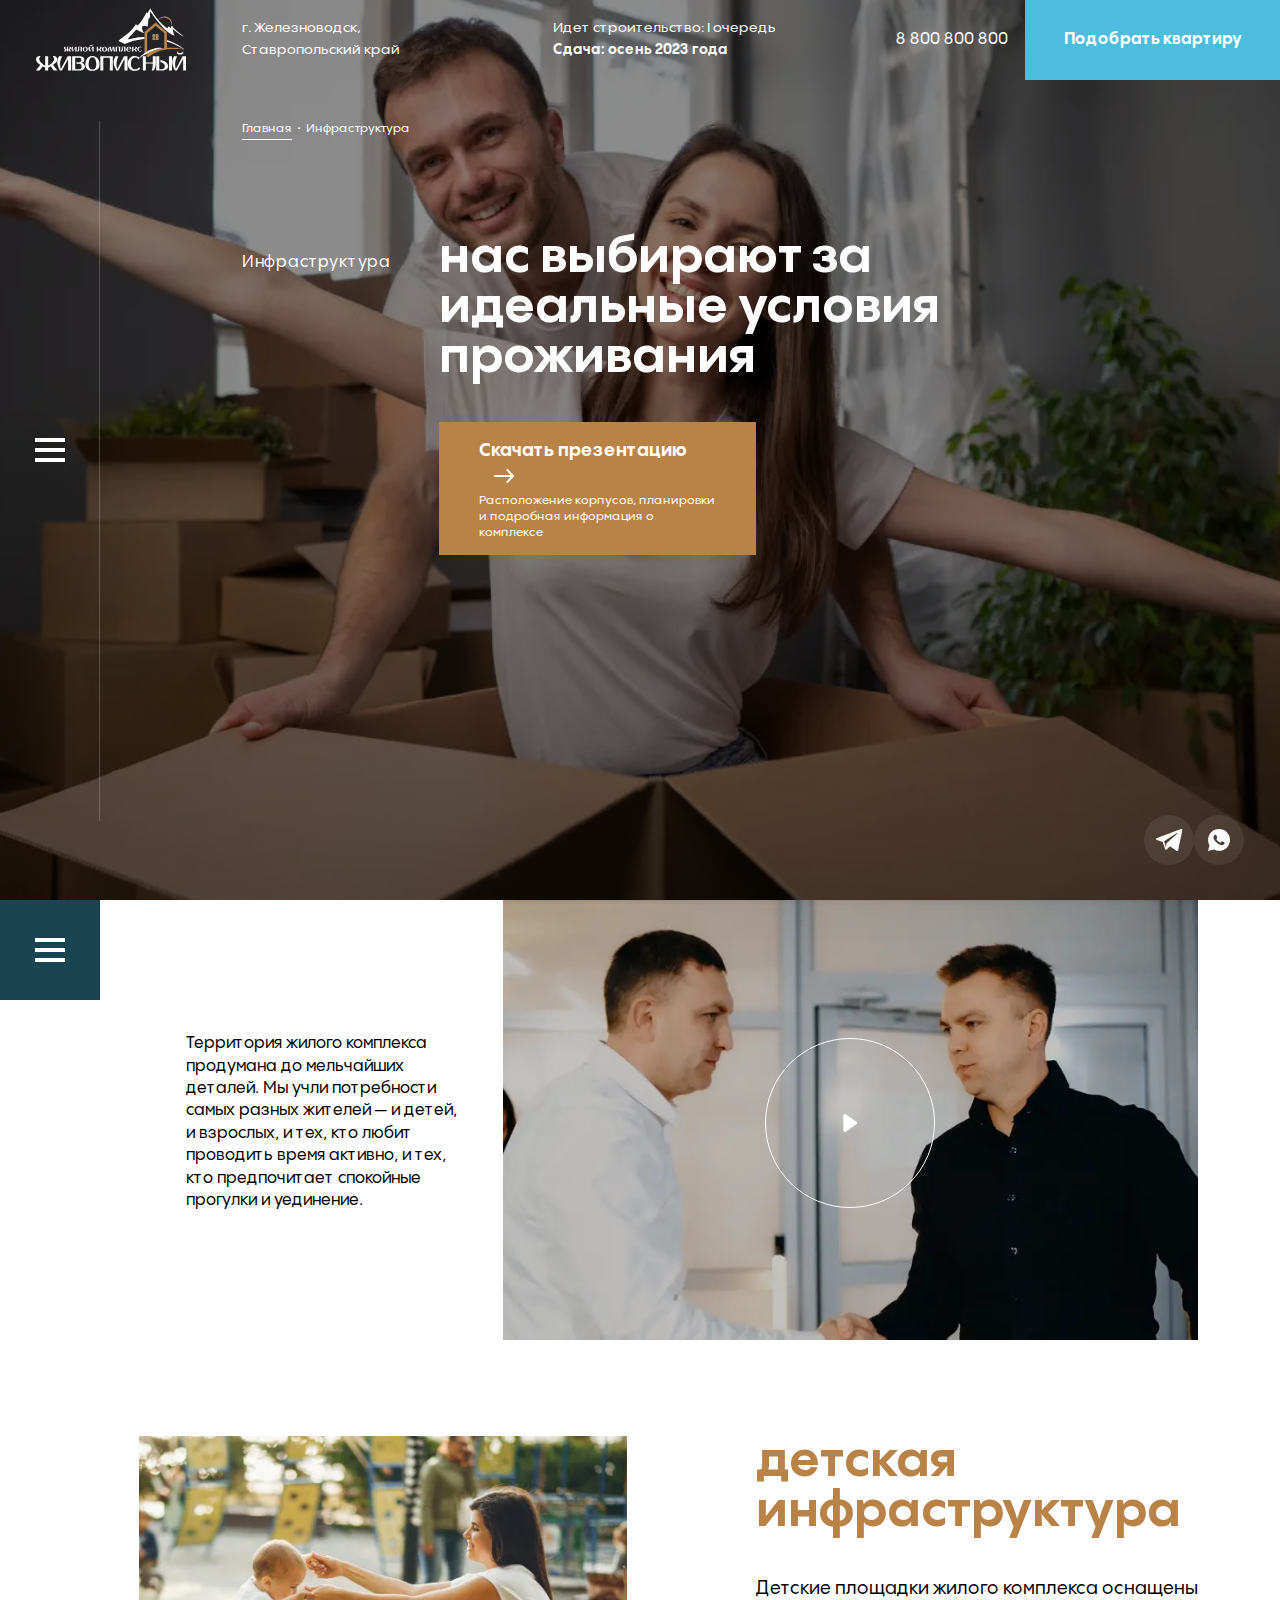
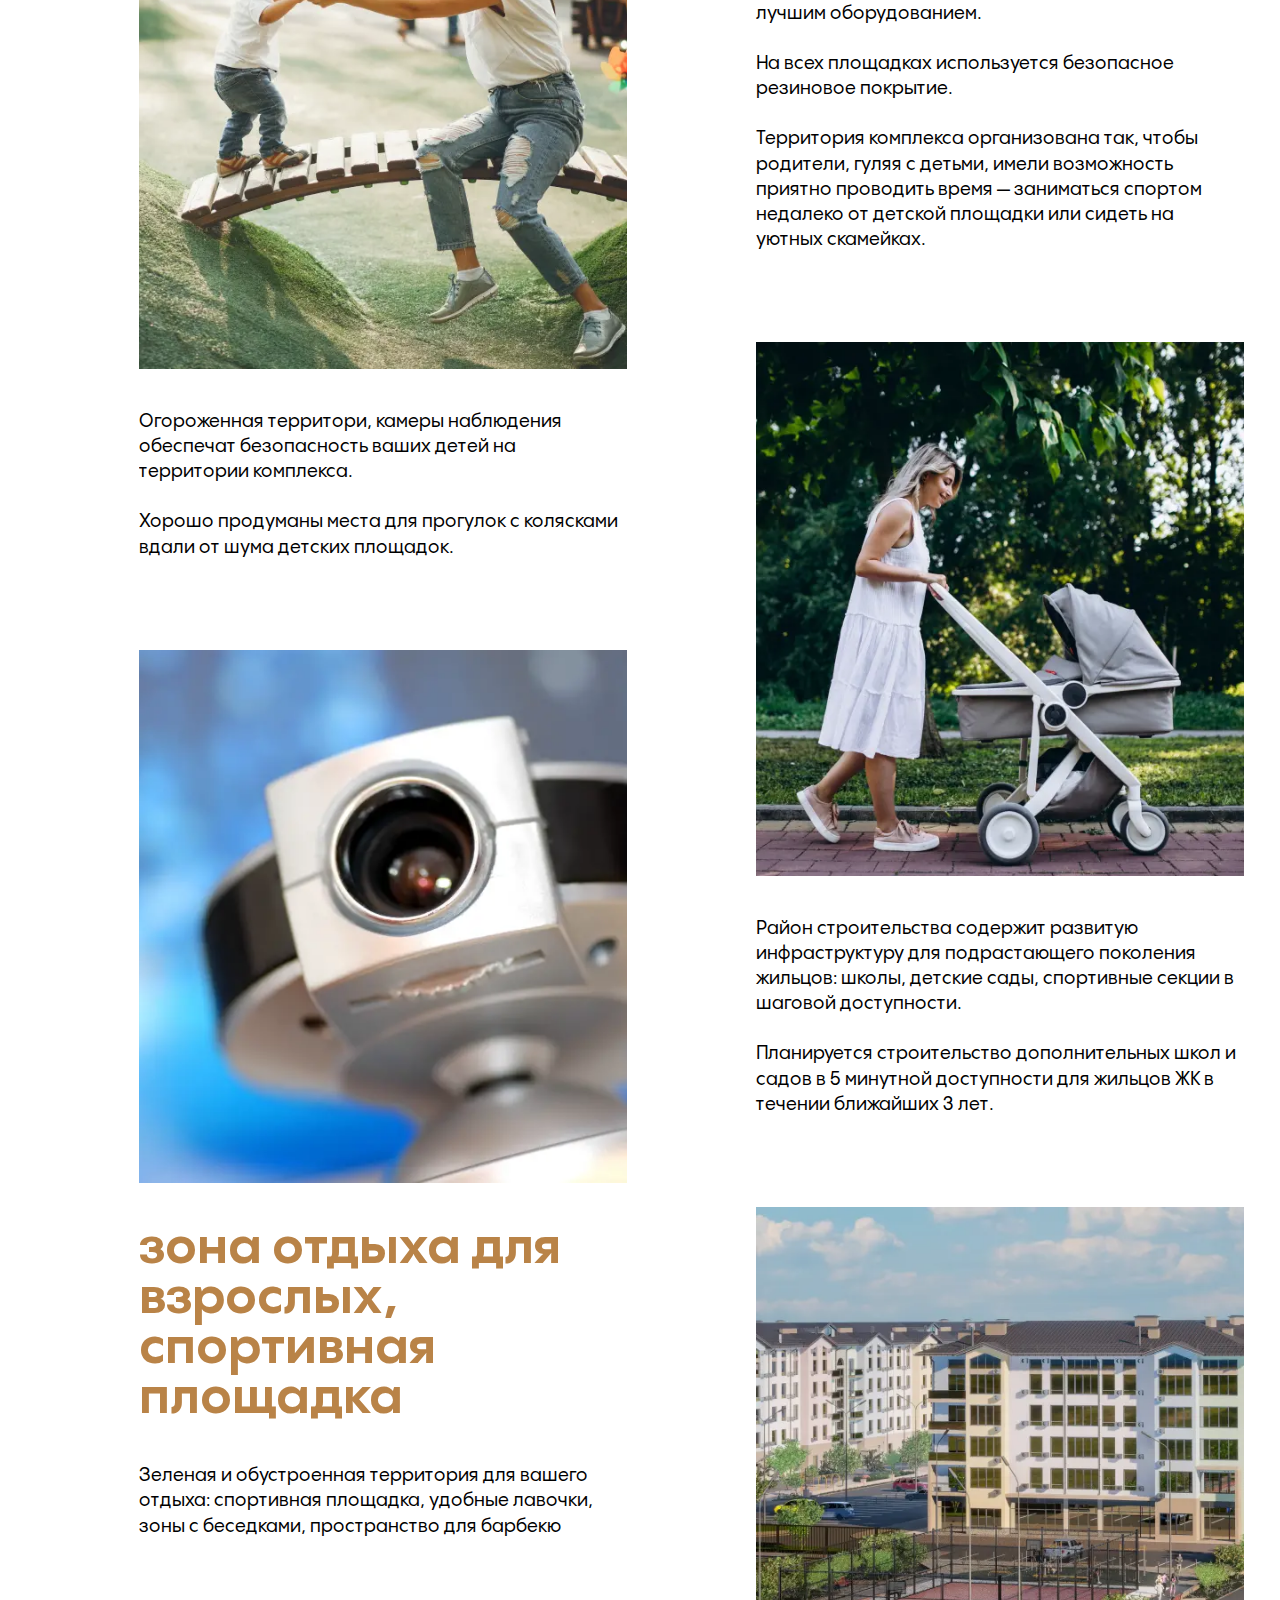
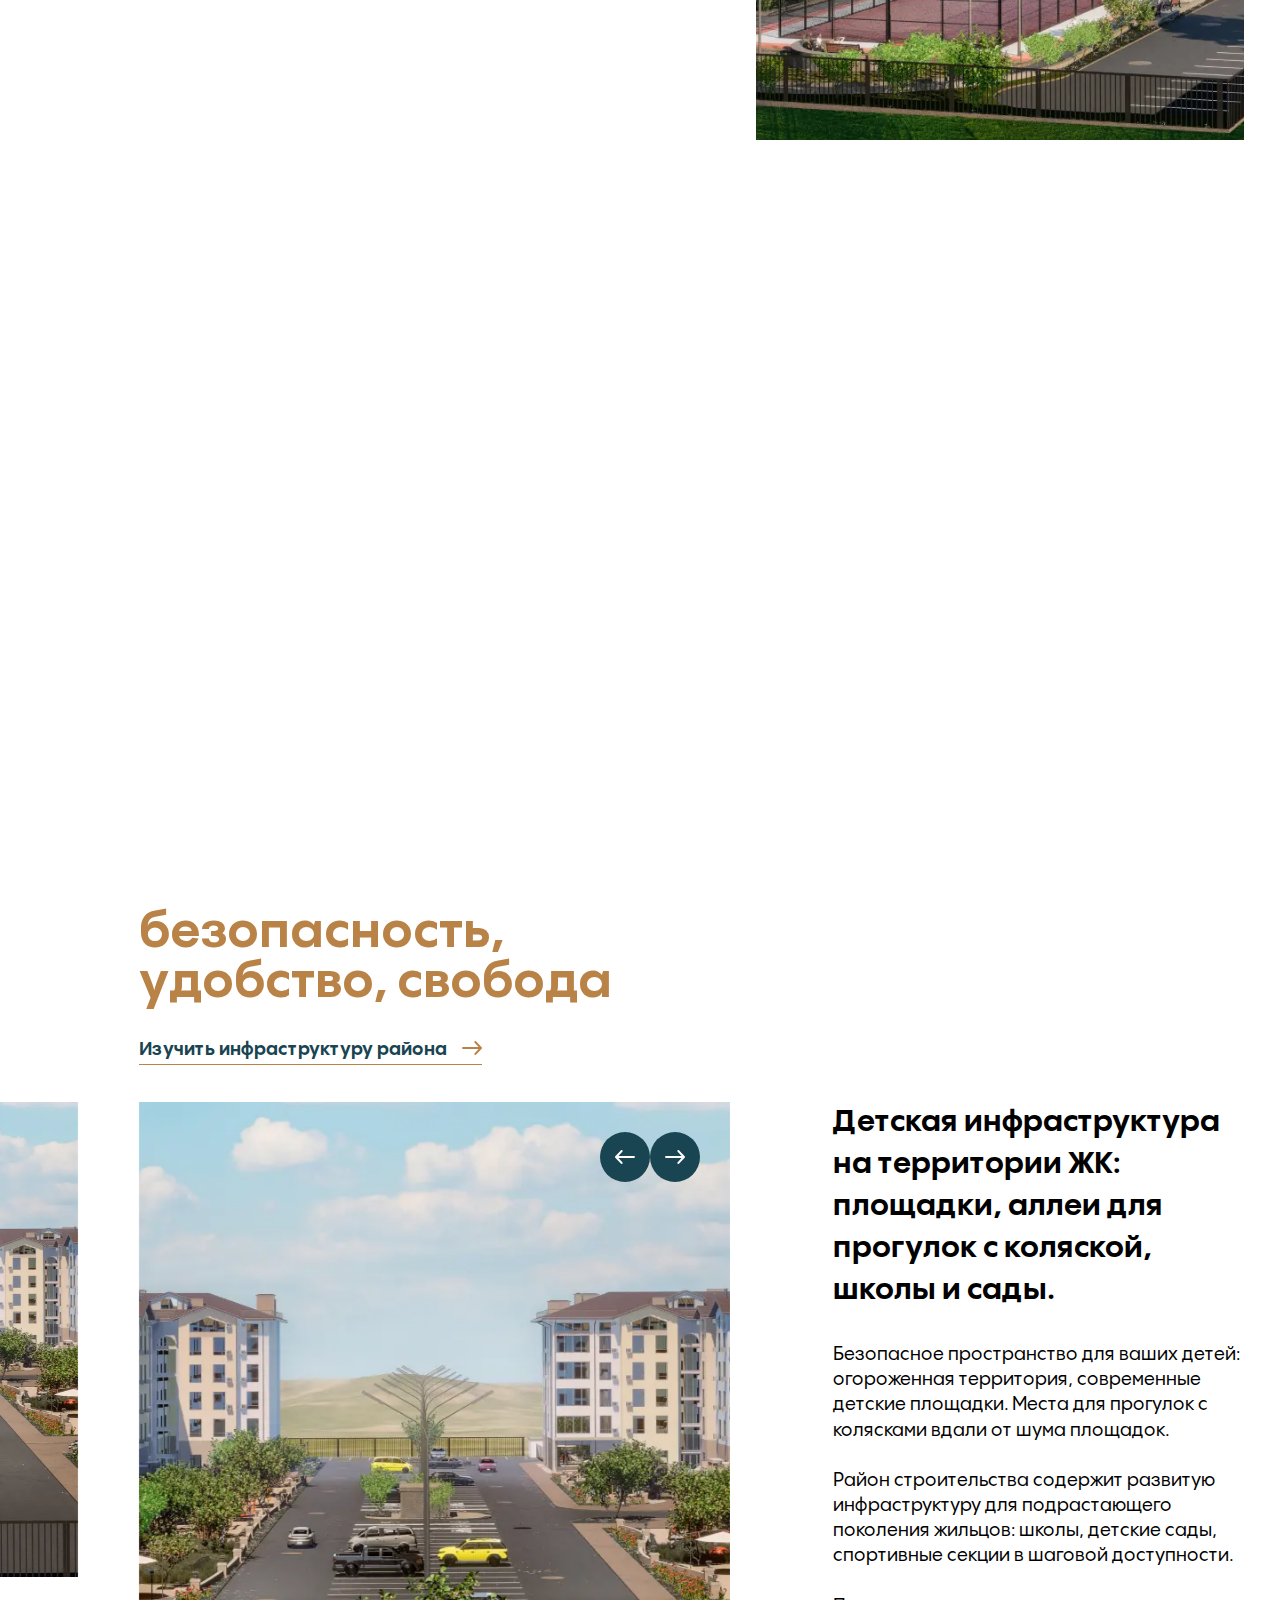
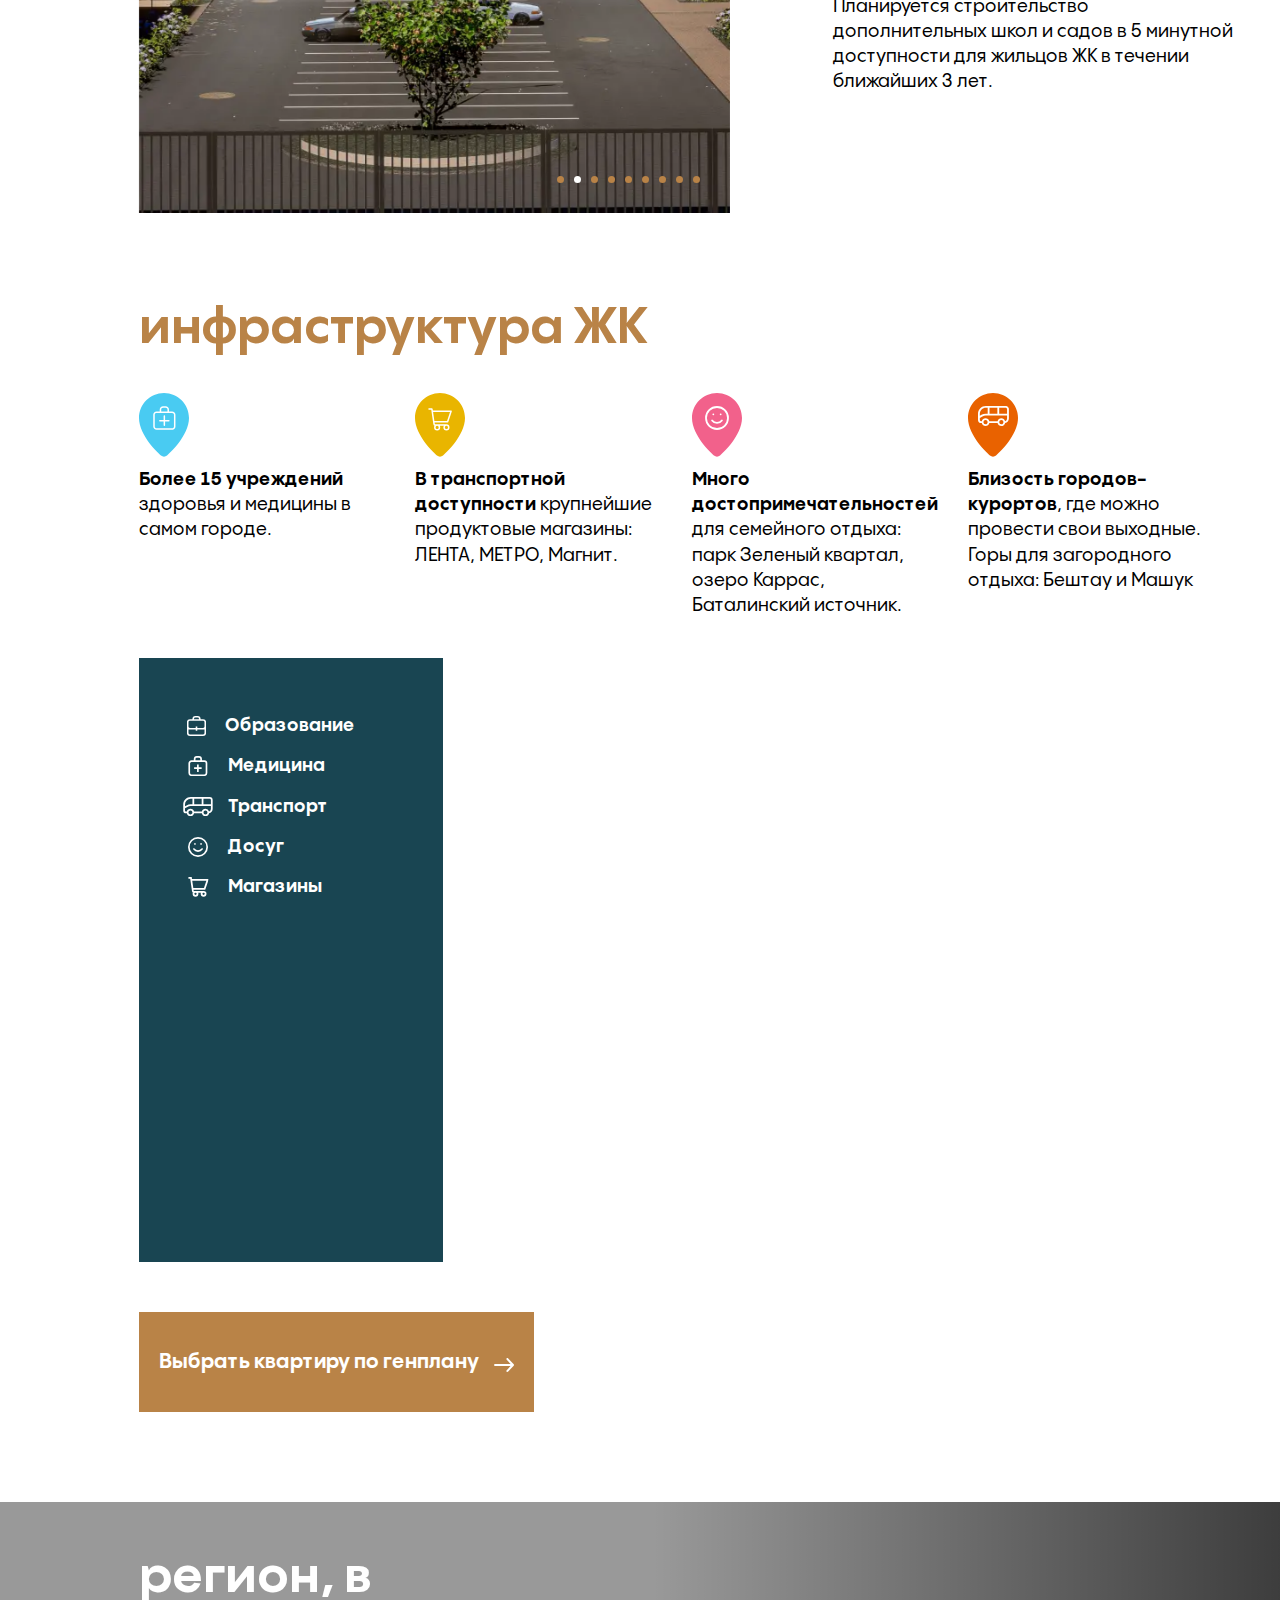
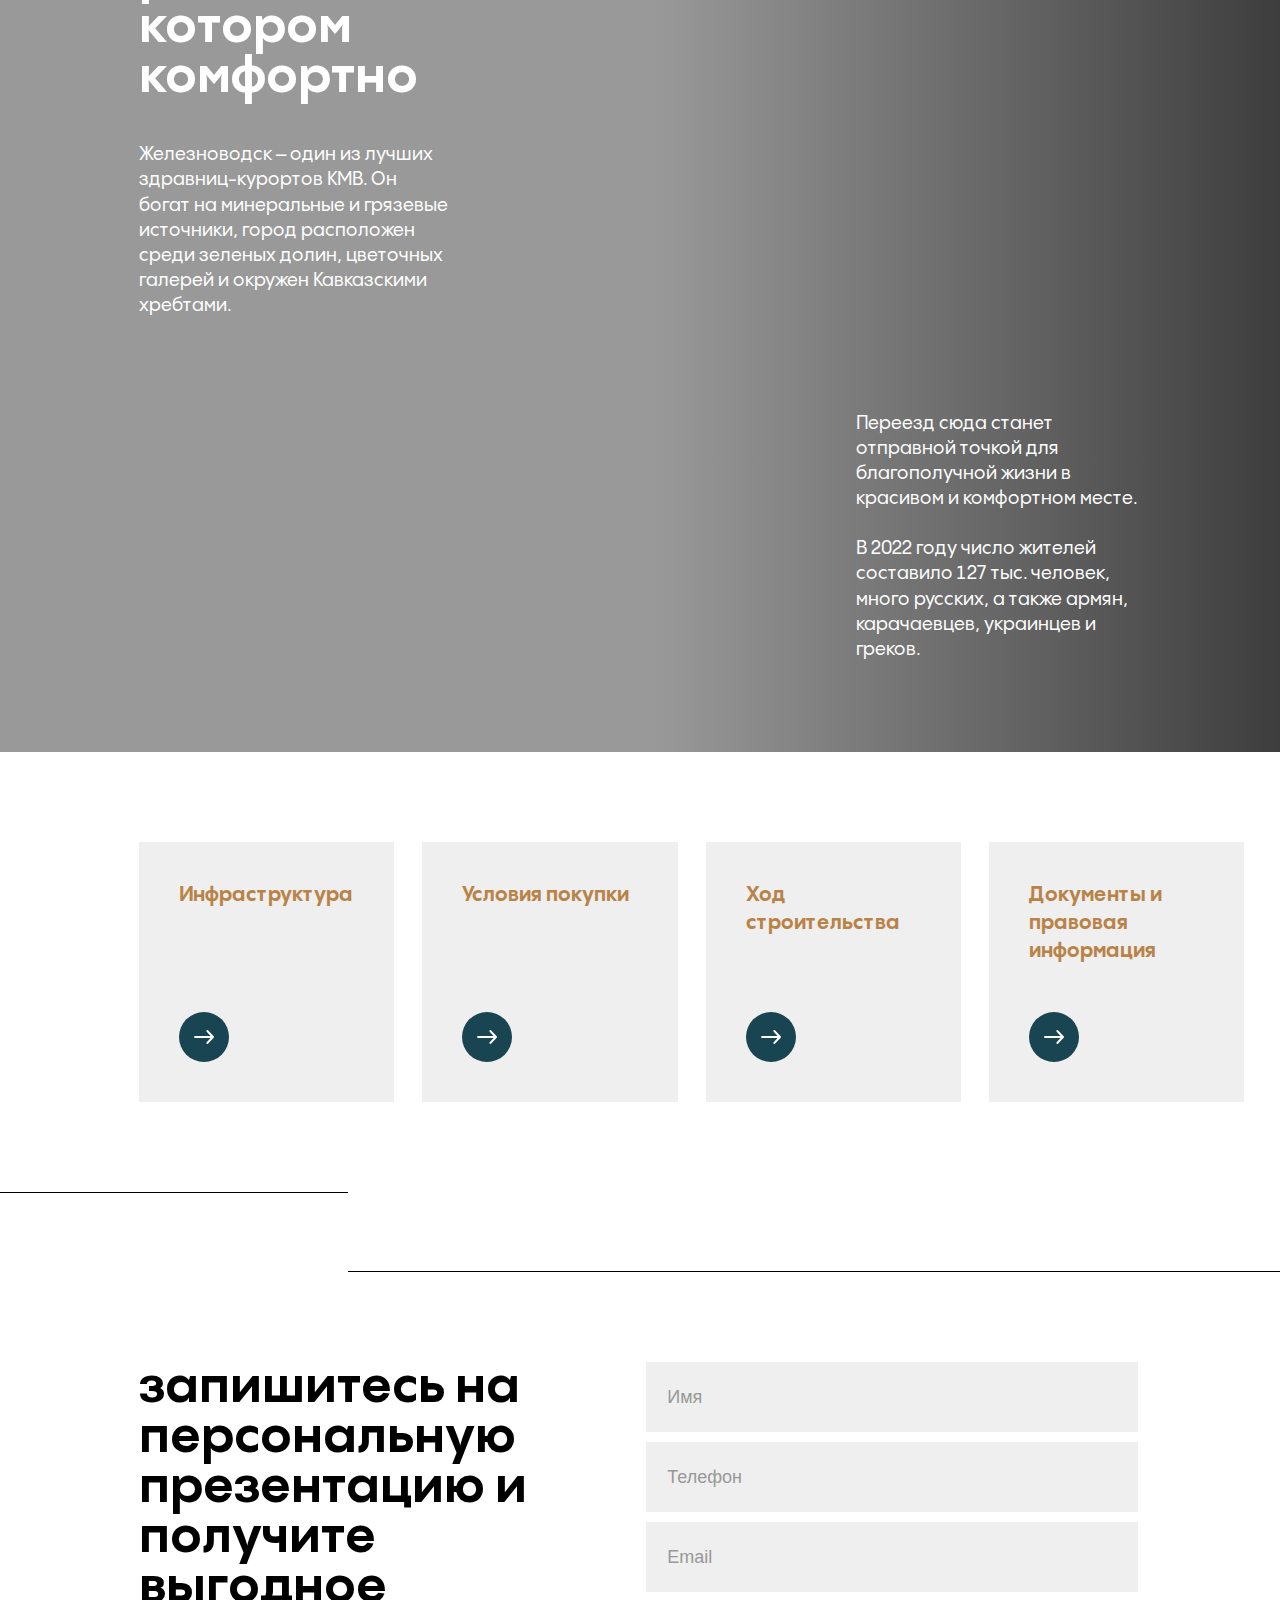
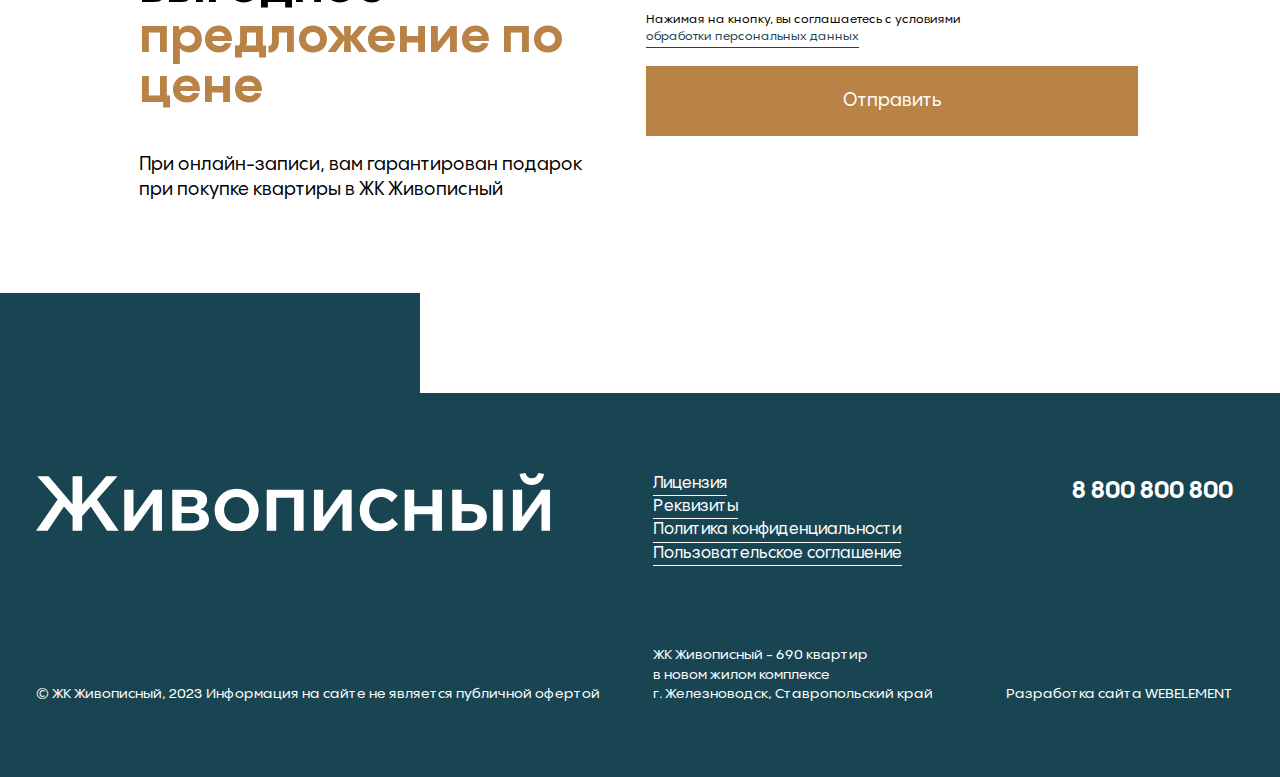
<file: infrastructure.html>
<!DOCTYPE html><html lang="ru"><head lang="ru"><meta charset="UTF-8"><meta http-equiv="X-UA-Compatible" content="IE=edge"><meta name="viewport" content="initial-scale=1.0, width=device-width"><meta name="mobile-web-app-capable" content="yes"><meta name="application-name" content=""><meta name="apple-mobile-web-app-capable" content="yes"><meta name="apple-mobile-web-app-status-bar-style" content="black-translucent"><meta name="apple-mobile-web-app-title" content=""><meta name="msapplication-TileImage" content="./images/favicons/mstile-144x144.png"><meta name="msapplication-config" content="./images/favicons/browserconfig.xml"><title>Инфраструктура</title><link rel="shortcut icon" href="/images/favicons/favicon.ico"><link rel="icon" type="image/png" sizes="16x16" href="./images/favicons/favicon-16x16.png"><link rel="icon" type="image/png" sizes="32x32" href="./images/favicons/favicon-32x32.png"><link rel="icon" type="image/png" sizes="48x48" href="./images/favicons/favicon-48x48.png"><link rel="manifest" href="/images/favicons/manifest.json"><link rel="apple-touch-icon" sizes="57x57" href="./images/favicons/apple-touch-icon-57x57.png"><link rel="apple-touch-icon" sizes="60x60" href="./images/favicons/apple-touch-icon-60x60.png"><link rel="apple-touch-icon" sizes="72x72" href="./images/favicons/apple-touch-icon-72x72.png"><link rel="apple-touch-icon" sizes="76x76" href="./images/favicons/apple-touch-icon-76x76.png"><link rel="apple-touch-icon" sizes="114x114" href="./images/favicons/apple-touch-icon-114x114.png"><link rel="apple-touch-icon" sizes="120x120" href="./images/favicons/apple-touch-icon-120x120.png"><link rel="apple-touch-icon" sizes="144x144" href="./images/favicons/apple-touch-icon-144x144.png"><link rel="apple-touch-icon" sizes="152x152" href="./images/favicons/apple-touch-icon-152x152.png"><link rel="apple-touch-icon" sizes="167x167" href="./images/favicons/apple-touch-icon-167x167.png"><link rel="apple-touch-icon" sizes="180x180" href="./images/favicons/apple-touch-icon-180x180.png"><link rel="apple-touch-icon" sizes="1024x1024" href="./images/favicons/apple-touch-icon-1024x1024.png"><link rel="icon" type="image/png" sizes="228x228" href="./images/favicons/coast-228x228.png"><link rel="yandex-tableau-widget" href="./images/favicons/yandex-browser-manifest.json"><link rel="preload" as="font" href="./css/fonts.css"><link rel="stylesheet" href="./css/main.css"></head><body><header class="s-header"><div class="s-header__container"><button class="burger-menu js-menu-open s-header__burger-menu"><span class="burger-menu__line"></span></button><a class="s-header__logo" href="homepage.html"><svg class="s-header__logo-img" width="169" height="71" viewBox="0 0 169 71" fill="none" xmlns="http://www.w3.org/2000/svg">
<path d="M168.845 70.4274C168.426 70.4222 168.007 70.417 167.588 70.417C167.032 70.417 166.482 70.417 165.927 70.417C165.843 70.417 165.759 70.4117 165.675 70.4065C165.612 70.4012 165.55 70.3384 165.544 70.2755C165.539 70.1078 165.534 69.9402 165.534 69.7725C165.534 65.8641 165.534 61.9608 165.534 58.0523C165.534 57.8847 165.529 57.717 165.523 57.5494C165.523 57.5389 165.513 57.5179 165.502 57.5127C165.466 57.4865 165.44 57.497 165.419 57.5284C165.335 57.6751 165.251 57.8166 165.172 57.9633C163.208 61.6412 161.243 65.3192 159.278 69.0024C159.048 69.432 158.817 69.8564 158.587 70.286C158.545 70.3646 158.471 70.4065 158.382 70.4065C157.743 70.4065 157.109 70.4065 156.47 70.4065C156.381 70.4065 156.308 70.375 156.281 70.2807C156.198 69.9873 156.056 69.7254 155.92 69.4529C155.49 68.5989 155.061 67.7502 154.668 66.8805C154.097 65.6178 153.714 64.308 153.494 62.9458C153.326 61.8979 153.274 60.8448 153.368 59.7865C153.426 59.1526 153.573 58.5291 153.751 57.9161C154.102 56.7058 154.605 55.5584 155.186 54.4372C155.202 54.4058 155.223 54.3796 155.239 54.3534C155.281 54.2958 155.333 54.2643 155.406 54.2591C155.475 54.2591 155.543 54.2539 155.606 54.2539C156.596 54.2539 157.581 54.2539 158.571 54.2539C158.639 54.2539 158.702 54.2591 158.77 54.2643C158.812 54.2696 158.843 54.3377 158.822 54.3848C158.786 54.4582 158.749 54.5368 158.712 54.6101C158.304 55.3646 157.963 56.1452 157.67 56.9468C157.287 58.0052 156.989 59.0845 156.811 60.1952C156.68 61.0073 156.585 61.8246 156.58 62.6472C156.575 63.1658 156.57 63.6845 156.59 64.2085C156.643 65.4344 156.774 66.6499 157.083 67.8393C157.146 68.0803 157.23 68.316 157.308 68.557C157.314 68.5675 157.376 68.5728 157.387 68.5623C157.444 68.4837 157.507 68.3999 157.555 68.316C158.099 67.2944 158.639 66.278 159.184 65.2563C161.065 61.725 162.946 58.1885 164.832 54.6573C164.879 54.5682 164.926 54.4792 164.979 54.3953C165.026 54.322 165.083 54.2696 165.183 54.2696C165.319 54.2696 165.45 54.2643 165.586 54.2643C166.524 54.2643 167.462 54.2643 168.4 54.2643C168.552 54.2643 168.704 54.2853 168.85 54.2329C168.845 59.6346 168.845 65.031 168.845 70.4274Z" fill="white"/>
<path d="M129.042 49.287C128.487 49.4809 127.958 49.7219 127.424 49.9734C126.439 50.4397 125.48 50.9531 124.526 51.4823C123.18 52.2315 121.849 53.0069 120.555 53.8399C120.413 53.929 120.282 54.0338 120.146 54.1333C120.094 54.1752 120.125 54.2172 120.162 54.2538L120.172 54.2434C120.151 54.2224 120.12 54.1753 120.11 54.1805C120.031 54.2119 119.958 54.2434 119.889 54.2853C119.654 54.4372 119.423 54.5996 119.193 54.7516C119.098 54.8144 118.994 54.8668 118.894 54.9245C118.884 54.8668 118.873 54.804 118.863 54.7463C118.92 54.6887 118.978 54.6258 119.041 54.5787C119.434 54.28 119.832 53.9866 120.225 53.688C120.309 53.667 120.356 53.6199 120.377 53.5361C120.455 53.4889 120.466 53.4575 120.408 53.4679C120.387 53.4732 120.377 53.5046 120.361 53.5203C120.314 53.4994 120.272 53.5099 120.235 53.5361C119.832 53.7666 119.444 54.0286 119.077 54.3167C118.433 54.8144 117.789 55.3174 117.155 55.8309C116.662 56.229 116.232 56.6953 115.819 57.1773C115.546 57.4917 115.284 57.8165 115.022 58.1361C115.001 58.0575 114.98 57.9737 114.954 57.8951C115.007 57.7903 115.064 57.6908 115.117 57.586C115.179 57.4603 115.169 57.3817 115.059 57.2716C114.346 56.5224 113.498 56.0195 112.492 55.7837C112.476 55.7785 112.46 55.7785 112.445 55.7732C111.26 55.6265 110.139 55.7889 109.128 56.47C108.735 56.732 108.4 57.0568 108.127 57.4498C107.876 57.8061 107.672 58.1938 107.514 58.5972C107.163 59.4931 106.954 60.4204 106.891 61.3792C106.875 61.6464 106.854 61.9136 106.839 62.1808C106.786 63.2077 106.854 64.2241 107.095 65.2248C107.21 65.6964 107.368 66.1574 107.598 66.587C108.243 67.8183 109.243 68.5937 110.6 68.8923C110.862 68.9499 111.129 68.9709 111.397 68.9814C111.999 68.9971 112.602 68.9499 113.188 68.7875C114.273 68.4889 115.169 67.9021 115.871 67.0271C115.913 66.9747 115.95 66.9224 115.991 66.87C116.039 66.8123 116.117 66.7966 116.17 66.8333C116.536 67.1005 116.903 67.3624 117.265 67.6297C117.317 67.6716 117.327 67.7397 117.286 67.8078C116.683 68.8137 115.84 69.5577 114.771 70.0397C114.221 70.2912 113.644 70.4536 113.042 70.5479C112.832 70.5479 112.617 70.5322 112.424 70.6422C111.721 70.6422 111.014 70.6422 110.312 70.6422C110.082 70.5374 109.835 70.5427 109.594 70.5479C108.452 70.396 107.389 69.9978 106.404 69.4058C105.33 68.7561 104.523 67.8602 103.999 66.7128C103.611 65.8535 103.354 64.9576 103.255 64.0146C103.213 63.5954 103.176 63.1815 103.176 62.7624C103.192 60.4257 103.957 58.3562 105.471 56.5905C106.634 55.2336 108.122 54.411 109.893 54.1281C111.507 53.8714 113.063 54.0757 114.53 54.8197C114.781 54.9454 115.033 55.0816 115.279 55.2231C115.515 55.3541 115.73 55.5113 115.929 55.6946C116.259 55.9985 116.191 56.0299 116.521 55.637C117.207 54.8302 117.94 54.0757 118.711 53.3527C119.261 52.834 119.837 52.352 120.45 51.9119C120.885 51.5975 121.315 51.2779 121.744 50.9583C121.875 50.8588 121.996 50.7435 122.121 50.6335C122.315 50.5706 122.462 50.4292 122.63 50.3244C123.342 49.8581 124.044 49.3761 124.804 48.9989C124.877 48.9622 124.935 48.8993 124.998 48.8469C125.234 48.7945 125.422 48.6531 125.632 48.5483C126.229 48.2497 126.821 47.9405 127.429 47.6524C128.429 47.1808 129.462 46.7984 130.504 46.4264C132.815 45.6091 135.178 45.017 137.614 44.7498C138.415 44.6608 139.217 44.6503 140.019 44.6974C140.338 44.7184 140.647 44.7813 140.957 44.8651C141.25 44.9489 141.528 45.0537 141.763 45.258C141.884 45.3628 142.025 45.3995 142.177 45.4152C142.114 45.4414 142.057 45.4728 141.994 45.4886C141.391 45.6353 140.778 45.6929 140.171 45.7924C139.825 45.8501 139.479 45.892 139.133 45.9601C138.625 46.0649 138.122 46.1801 137.619 46.3007C136.582 46.5521 135.555 46.8403 134.528 47.1546C133.265 47.5424 132.05 48.0558 130.829 48.5588C130.289 48.7841 129.755 49.0198 129.2 49.198C129.142 49.2032 129.074 49.2189 129.042 49.287Z" fill="white"/>
<path d="M61.7233 70.5427C60.3506 70.3698 59.0984 69.893 57.9877 69.0548C57.3485 68.5727 56.8455 67.9755 56.4788 67.2629C56.0911 66.5137 55.8396 65.7173 55.7034 64.8843C55.5462 63.936 55.5409 62.9772 55.63 62.0289C55.761 60.5619 56.1697 59.1735 56.9136 57.8847C57.1808 57.4184 57.4899 56.9835 57.8253 56.5644C58.7212 55.4641 59.8686 54.7464 61.2151 54.3325C61.8595 54.1386 62.5196 54.0338 63.1903 54.0181C63.9447 54.0024 64.6992 54.0443 65.4327 54.2329C66.8996 54.6101 68.1571 55.3331 69.142 56.4963C70.0904 57.6175 70.7243 58.8958 71.0911 60.3104C71.374 61.4054 71.4683 62.5214 71.4264 63.6478C71.4002 64.3866 71.3006 65.1148 71.1015 65.8274C70.9967 66.1994 70.8605 66.5556 70.7033 66.9119C70.2737 67.8916 69.6136 68.6723 68.7334 69.2696C67.9056 69.8302 66.994 70.2022 66.0247 70.4222C65.8151 70.4694 65.5951 70.4956 65.3803 70.5322C65.134 70.5322 64.8878 70.5217 64.6572 70.6318C63.8871 70.6318 63.1169 70.6318 62.3467 70.6318C62.1529 70.5217 61.9381 70.5375 61.7233 70.5427ZM67.7903 63.2863C67.8008 62.5109 67.7222 61.6465 67.586 60.782C67.4393 59.8703 67.2088 58.9797 66.8682 58.1204C66.732 57.7746 66.5643 57.4498 66.3652 57.1407C66.0771 56.7006 65.7313 56.3181 65.3069 56.009C64.28 55.265 62.7868 55.2441 61.7233 56.009C61.4351 56.2186 61.1836 56.4596 60.9583 56.732C60.6073 57.1669 60.3453 57.6489 60.1358 58.1676C59.7271 59.184 59.4861 60.2423 59.3446 61.3269C59.2241 62.2752 59.1927 63.2287 59.2294 64.1875C59.2556 64.8424 59.3551 65.4868 59.5385 66.1155C59.7062 66.6814 59.9472 67.2158 60.3087 67.6873C60.9007 68.468 61.6604 68.9657 62.6297 69.1543C63.1117 69.2486 63.5989 69.2591 64.0809 69.2015C65.0135 69.0967 65.8099 68.7037 66.4438 68.0017C66.7372 67.6768 66.9782 67.3153 67.1668 66.9171C67.4236 66.367 67.5755 65.7855 67.6751 65.1882C67.7798 64.5909 67.7956 63.9884 67.7903 63.2863Z" fill="white"/>
<path d="M109.516 70.6318C109.542 70.6003 109.573 70.5689 109.6 70.5375L109.516 70.6318Z" fill="#BA854A"/>
<path d="M122.085 34.9996C121.299 35.0258 120.513 35.1044 119.732 35.1882C119.366 35.2301 118.999 35.2668 118.632 35.3087C117.935 35.382 117.238 35.4868 116.542 35.5916C115.745 35.7121 114.959 35.8536 114.168 36.0055C112.754 36.278 111.355 36.608 109.961 36.98C107.064 37.7607 104.229 38.7247 101.463 39.8773C101.217 39.9821 100.965 40.0764 100.714 40.1707C100.572 40.2231 100.426 40.265 100.279 40.3017C100.064 40.3541 99.8494 40.3436 99.6345 40.2912C99.3726 40.2231 99.1263 40.1236 98.8853 40.0083C98.1099 39.652 97.3345 39.301 96.5643 38.929C95.4798 38.4051 94.4005 37.8707 93.316 37.3415C93.2112 37.2891 93.1117 37.2315 93.0121 37.1634C92.9912 37.1529 92.9807 37.0953 92.9912 37.0743C93.0331 37.0062 93.0855 36.9381 93.1431 36.8752C93.7771 36.2046 94.432 35.5549 95.1183 34.9419C96.1504 34.0094 97.2402 33.1449 98.3562 32.3171C99.3359 31.5888 100.326 30.871 101.311 30.1428C102.443 29.3045 103.543 28.4295 104.601 27.497C106.377 25.9252 107.975 24.191 109.437 22.3258C110.406 21.0841 111.318 19.8005 112.172 18.4802C112.261 18.3387 112.361 18.2025 112.45 18.0663C112.471 18.0349 112.56 18.0244 112.581 18.0558C112.633 18.1187 112.691 18.1816 112.733 18.2549C112.953 18.6112 113.168 18.9727 113.382 19.329C113.45 19.4442 113.513 19.5647 113.581 19.68C113.623 19.7481 113.718 19.7795 113.801 19.7376C113.985 19.6538 114.168 19.57 114.341 19.4704C114.676 19.2766 114.975 19.0303 115.263 18.7736C115.777 18.3125 116.243 17.8148 116.688 17.2857C117.448 16.3897 118.134 15.4414 118.794 14.4722C119.989 12.7118 121.079 10.8833 122.116 9.02859C122.792 7.81308 123.442 6.58709 124.065 5.34539C124.102 5.27204 124.139 5.19345 124.175 5.1201C124.243 4.98912 124.322 4.96293 124.463 5.04675C124.589 5.12534 124.715 5.21441 124.83 5.30872C124.951 5.40302 125.061 5.50781 125.176 5.59688C125.239 5.64403 125.323 5.67546 125.396 5.71214C125.433 5.72786 125.459 5.71738 125.485 5.68594C125.564 5.5602 125.653 5.43446 125.726 5.30348C126.318 4.27134 126.905 3.23921 127.492 2.20708C127.717 1.81413 127.947 1.42643 128.183 1.03872C128.262 0.907743 128.351 0.78724 128.435 0.666738C128.461 0.630063 128.534 0.635302 128.566 0.677216C128.623 0.755805 128.686 0.839633 128.739 0.923461C129.095 1.46834 129.456 2.01323 129.807 2.56335C130.688 3.93079 131.557 5.30348 132.443 6.66044C133.679 8.55705 134.994 10.396 136.419 12.1564C136.618 12.4027 136.818 12.6489 137.027 12.8952C137.09 12.9685 137.174 13.0314 137.247 13.0995C137.279 13.1938 137.341 13.2619 137.42 13.3143C137.467 13.4453 137.567 13.5396 137.656 13.6391C138.169 14.2154 138.672 14.797 139.196 15.3628C141.617 17.972 144.252 20.3506 147.024 22.5773C147.102 22.6402 147.181 22.703 147.265 22.7607C147.338 22.8131 147.417 22.8131 147.506 22.7869C147.668 22.7345 147.804 22.6349 147.92 22.5144C148.103 22.3206 148.281 22.1162 148.454 21.9172C148.653 21.6919 148.842 21.4561 149.041 21.2308C149.161 21.0946 149.297 20.9636 149.465 20.885C149.507 20.8641 149.565 20.8641 149.607 20.8745C149.669 20.8955 149.727 20.9322 149.779 20.9741C150.01 21.1679 150.24 21.3618 150.461 21.5661C150.66 21.7443 150.843 21.9381 151.042 22.1215C151.189 22.2577 151.346 22.3834 151.535 22.462C151.592 22.4882 151.681 22.4568 151.707 22.4044C151.728 22.3573 151.749 22.3153 151.77 22.2682C151.901 21.9067 152.032 21.5452 152.158 21.1784C152.331 20.6702 152.493 20.162 152.661 19.6538C152.74 19.6852 152.782 19.7533 152.829 19.8162C152.865 19.8686 152.907 19.9158 152.949 19.9629C152.975 20.0834 153.043 20.1777 153.112 20.272C153.421 20.7278 153.767 21.1627 154.128 21.5818C155.013 22.614 155.983 23.5623 156.983 24.4844C158.388 25.7785 159.849 27.0097 161.332 28.22C162.579 29.2364 163.831 30.2476 165.073 31.2692C165.408 31.5469 165.722 31.8508 166.047 32.1442C166.084 32.1756 166.1 32.2228 166.126 32.2699C166.131 32.2804 166.126 32.3014 166.115 32.3066C166.105 32.3171 166.084 32.3328 166.074 32.3328C166.011 32.3171 165.943 32.3014 165.885 32.2752C165.461 32.0813 165.052 31.8403 164.654 31.5993C163.794 31.0754 162.961 30.5148 162.134 29.9437C159.671 28.2305 157.266 26.4386 154.94 24.542C154.631 24.2905 154.322 24.0286 154.013 23.7718C153.992 23.7561 153.95 23.7666 153.918 23.7666C153.908 23.7666 153.897 23.7876 153.892 23.798C153.887 23.8138 153.887 23.8295 153.882 23.8452C153.882 23.8609 153.882 23.8766 153.882 23.8976C153.95 25.5689 154.228 27.1931 154.94 28.7229C155.076 29.0111 155.202 29.3045 155.328 29.5927C155.454 29.8861 155.564 30.1847 155.637 30.4938C155.663 30.6091 155.668 30.7243 155.679 30.8396C155.684 30.913 155.626 30.9758 155.558 30.9601C155.38 30.9234 155.197 30.892 155.019 30.8501C154.348 30.6929 153.709 30.4414 153.085 30.148C152.399 29.8284 151.749 29.4564 151.11 29.0478C149.879 28.2619 148.726 27.3712 147.616 26.4282C145.866 24.9402 144.226 23.3318 142.644 21.6657C140.736 19.659 138.924 17.5738 137.174 15.431C134.187 11.7844 131.358 8.02265 128.702 4.13512C128.634 4.04082 128.56 3.95175 128.487 3.85744C128.482 3.8522 128.456 3.86268 128.44 3.86792C128.382 3.89936 128.409 3.82601 128.403 3.88888C128.393 3.98842 128.377 4.08797 128.372 4.18752C128.351 5.16202 128.34 6.13128 128.309 7.10578C128.283 7.94406 128.241 8.78234 128.194 9.61538C128.178 9.8983 128.136 10.1812 128.105 10.4641C128.073 10.7628 127.942 11.009 127.701 11.1872C127.555 11.2972 127.397 11.3967 127.245 11.4963C127.104 11.5906 126.962 11.6744 126.826 11.774C126.701 11.863 126.622 11.9888 126.601 12.1512C126.538 12.5494 126.465 12.9423 126.412 13.3405C126.313 14.1211 126.224 14.9018 126.135 15.6877C126.082 16.1383 126.046 16.5888 125.998 17.0394C125.946 17.5214 125.894 18.0034 125.847 18.4907C125.799 18.957 125.752 19.4233 125.7 19.8896C125.668 20.1568 125.637 20.424 125.6 20.6859C125.59 20.775 125.511 20.8326 125.422 20.8117C124.982 20.7174 124.537 20.6231 124.097 20.5183C123.578 20.3925 123.054 20.2825 122.52 20.2039C122.085 20.1358 121.65 20.1306 121.215 20.1515C120.964 20.162 120.717 20.2301 120.482 20.3139C119.837 20.5445 119.481 21.016 119.366 21.6814C119.318 21.9643 119.308 22.2472 119.324 22.5354C119.355 23.0907 119.465 23.6304 119.607 24.1648C119.701 24.5368 119.816 24.9088 119.916 25.2755C120.057 25.7942 120.272 26.2867 120.534 26.753C120.691 27.0307 120.848 27.3083 121 27.586C121.089 27.7484 121.178 27.9056 121.205 28.0942C121.21 28.1361 121.163 28.1938 121.115 28.1885C121.032 28.1781 120.948 28.1781 120.869 28.1519C120.628 28.0733 120.408 27.9528 120.193 27.8218C119.827 27.586 119.439 27.3869 119.046 27.2036C117.076 26.2762 115.106 25.3593 113.131 24.4372C113.042 24.3953 112.947 24.3586 112.853 24.3272C112.827 24.3167 112.785 24.3272 112.759 24.3429C112.717 24.3691 112.68 24.4058 112.649 24.4425C111.549 25.7051 110.391 26.9206 109.259 28.1571C108.117 29.404 106.969 30.651 105.838 31.9137C105.225 32.6 104.633 33.3073 104.041 34.0146C103.774 34.3342 103.533 34.68 103.286 35.0205C103.229 35.0991 103.176 35.1882 103.134 35.2825C103.113 35.3244 103.092 35.3873 103.108 35.4187C103.124 35.4449 103.192 35.4659 103.234 35.4606C103.548 35.4082 103.863 35.3611 104.172 35.2877C105.131 35.0624 106.095 34.8267 107.053 34.5909C108.421 34.2556 109.793 33.9622 111.177 33.716C112.151 33.5431 113.126 33.3911 114.105 33.2601C114.834 33.1606 115.567 33.0925 116.301 33.0191C116.882 32.9615 117.469 32.9143 118.051 32.8672C118.15 32.8567 118.25 32.8515 118.349 32.8462C119.586 32.7886 120.827 32.71 122.064 32.7153C122.116 33.4645 122.116 34.2346 122.085 34.9996Z" fill="white"/>
<path d="M122.085 34.9996C122.111 34.2294 122.116 33.4592 122.085 32.6943C122.095 32.4952 122.106 32.2909 122.111 32.0918C122.116 30.5672 122.111 29.0426 122.116 27.5127C122.116 27.015 122.09 27.0621 122.462 26.7425C123.18 26.1348 123.898 25.5323 124.615 24.9245C125.202 24.4268 125.789 23.9238 126.37 23.4208C127.324 22.6035 128.278 21.781 129.226 20.9584C129.86 20.4083 130.483 19.8529 131.117 19.3028C131.61 18.8732 132.107 18.454 132.61 18.0349C133.255 17.4952 133.91 16.9713 134.512 16.395C134.596 16.3164 134.675 16.3112 134.779 16.3898C134.942 16.5103 135.099 16.6308 135.251 16.7617C136.063 17.4638 136.875 18.1659 137.687 18.8679C138.117 19.2399 138.562 19.6014 138.971 19.9944C139.259 20.272 139.584 20.5183 139.888 20.7803C140.317 21.1522 140.752 21.5242 141.182 21.8962C142.355 22.9231 143.529 23.9448 144.703 24.9717C145.41 25.5899 146.122 26.2029 146.825 26.8211C147.275 27.2193 147.207 27.1093 147.212 27.6751C147.217 30.2423 147.217 32.8043 147.223 35.3716C147.223 35.5707 147.233 35.775 147.238 35.9741C147.238 36.5923 147.238 37.2106 147.238 37.8288C147.233 37.9807 147.223 38.1274 147.223 38.2794C147.223 40.3751 147.223 42.4655 147.228 44.5612C147.228 44.6608 147.228 44.7603 147.228 44.8651C147.228 44.8965 147.238 44.9332 147.238 44.9647C147.244 45.0118 147.301 45.0537 147.343 45.0485C147.899 44.9332 148.464 44.8337 149.03 44.8022C149.832 44.7551 150.633 44.687 151.44 44.687C152.562 44.687 153.683 44.7132 154.804 44.7603C155.606 44.797 156.407 44.8756 157.209 44.9018C157.261 44.9018 157.308 44.9123 157.361 44.9175C157.879 44.9699 158.393 45.0223 158.911 45.0747C159.346 45.1166 159.781 45.148 160.211 45.2109C161.007 45.3262 161.804 45.4257 162.595 45.5672C163.533 45.7348 164.47 45.9234 165.387 46.1854C165.529 46.2273 165.681 46.2535 165.827 46.2849C165.901 46.3164 165.979 46.3426 166.053 46.374C166.246 46.4683 166.435 46.5626 166.65 46.5836L166.639 46.5783C166.676 46.6517 166.76 46.6517 166.823 46.6884C166.87 46.7355 166.865 46.6465 166.865 46.7146C166.865 46.7408 166.849 46.7774 166.833 46.7827C166.807 46.7932 166.765 46.7932 166.734 46.7879C166.121 46.7041 165.508 46.615 164.895 46.5312C164.565 46.484 164.229 46.4474 163.899 46.4107C163.417 46.3635 162.935 46.3216 162.448 46.2797C161.798 46.2221 161.149 46.1697 160.499 46.1173C160.468 46.112 160.431 46.1121 160.399 46.1121C159.582 46.0754 158.76 46.0177 157.942 46.0073C156.554 45.9915 155.16 45.9915 153.772 46.0073C152.97 46.0177 152.163 46.0649 151.362 46.1173C150.592 46.1644 149.827 46.2326 149.062 46.3111C148.365 46.3845 147.668 46.484 146.971 46.5731C145.855 46.7093 144.755 46.9032 143.655 47.118C142.471 47.3485 141.302 47.6262 140.139 47.9458C138.573 48.3754 137.022 48.8574 135.497 49.418C134.098 49.9315 132.715 50.4921 131.395 51.1836C131.206 51.2832 130.997 51.3618 130.845 51.5242C130.834 51.5294 130.819 51.5347 130.808 51.5452C130.803 51.5504 130.803 51.5609 130.798 51.5714C130.808 51.5556 130.824 51.5347 130.834 51.519C130.918 51.5085 131.002 51.5085 131.081 51.477C131.206 51.4299 131.327 51.367 131.447 51.3094C132.432 50.8012 133.459 50.3978 134.497 50.0101C135.487 49.6433 136.482 49.2975 137.499 49.0198C137.855 48.9203 138.211 48.8365 138.573 48.7579C138.719 48.7264 138.871 48.7317 139.029 48.716C138.997 48.826 138.908 48.7998 138.85 48.8155C137.163 49.3132 135.513 49.9262 133.915 50.6597C131.903 51.5818 129.965 52.6454 128.115 53.8661C127.738 54.1176 127.371 54.3796 127.062 54.7201C126.795 55.0135 126.46 55.134 126.072 55.1288C125.543 55.1183 125.045 54.9978 124.6 54.6992C124.432 54.5839 124.29 54.4425 124.186 54.2643C124.039 54.0076 123.981 53.7404 124.06 53.4418C124.139 53.1431 124.275 52.8812 124.458 52.6349C124.762 52.2315 125.118 51.8752 125.501 51.5504C126.051 51.0841 126.648 50.6807 127.277 50.3297C127.717 50.0834 128.157 49.8476 128.597 49.6014C128.754 49.5123 128.932 49.4442 129.053 49.2923C129.09 49.2242 129.153 49.2137 129.215 49.1927C129.771 49.0146 130.305 48.7788 130.845 48.5535C132.066 48.0506 133.281 47.5371 134.544 47.1494C135.565 46.8351 136.592 46.5469 137.635 46.2954C138.138 46.1749 138.641 46.0597 139.149 45.9549C139.49 45.8868 139.841 45.8448 140.186 45.7872C140.794 45.6877 141.412 45.6248 142.01 45.4833C142.073 45.4676 142.135 45.4362 142.193 45.41C142.361 45.3943 142.528 45.3838 142.691 45.3628C143.073 45.3209 143.456 45.258 143.838 45.2319C144.247 45.2004 144.242 45.2161 144.247 44.7918C144.247 44.7603 144.247 44.7236 144.247 44.6922C144.263 41.0195 144.236 37.352 144.278 33.6793C144.299 32.0342 144.283 30.3943 144.283 28.7492C144.283 28.6129 144.283 28.482 144.283 28.3457C144.283 28.241 144.242 28.1466 144.168 28.0785C143.995 27.9214 143.822 27.7589 143.644 27.607C143.12 27.1617 142.596 26.7216 142.067 26.2815C140.962 25.3594 139.851 24.4373 138.746 23.5099C137.745 22.6716 136.744 21.8281 135.749 20.9846C135.455 20.7383 135.162 20.4816 134.869 20.2354C134.743 20.1306 134.68 20.1253 134.554 20.2092C134.193 20.4554 133.857 20.7383 133.538 21.0265C132.532 21.9381 131.474 22.7921 130.431 23.6566C129.697 24.2644 128.959 24.8774 128.23 25.4903C127.754 25.8885 127.293 26.3024 126.821 26.7006C126.465 27.0045 126.098 27.3031 125.742 27.6018C125.537 27.7747 125.338 27.9528 125.134 28.1309C125.05 28.3929 125.087 28.6601 125.061 28.9273C125.04 29.1107 125.034 29.294 125.029 29.4774C125.008 31.6569 124.993 33.8365 125.029 36.016C125.034 36.3828 125.061 36.7547 125.061 37.1215C125.071 38.7142 125.076 40.307 125.076 41.8997C125.076 43.5448 125.071 45.1847 125.066 46.8298C125.066 46.9818 125.061 47.1337 125.055 47.2804C125.04 47.7991 125.029 48.3178 125.014 48.8365C124.951 48.8889 124.888 48.9517 124.82 48.9884C124.055 49.3656 123.353 49.8476 122.645 50.3139C122.478 50.424 122.331 50.5602 122.137 50.623C122.085 50.424 122.106 50.2249 122.106 50.0205C122.106 46.7879 122.106 43.5553 122.111 40.3227C122.111 38.7299 122.111 37.1424 122.111 35.5497C122.106 35.3716 122.095 35.183 122.085 34.9996Z" fill="#BA854A"/>
<path d="M10.3419 59.5403C10.3419 57.979 10.3419 56.4229 10.3419 54.8616C10.3419 54.7097 10.3472 54.5577 10.3472 54.411C10.3472 54.3534 10.4153 54.2801 10.4729 54.2748C10.541 54.2696 10.6091 54.2643 10.672 54.2643C11.5784 54.2643 12.4795 54.2643 13.3859 54.2643C13.454 54.2643 13.5169 54.2748 13.585 54.2748C13.6427 54.2801 13.6793 54.322 13.6898 54.3691C13.7055 54.4477 13.7108 54.5368 13.7108 54.6206C13.7108 55.024 13.7108 55.4275 13.7108 55.8256C13.7108 58.6077 13.7108 61.3897 13.7108 64.1718C13.7108 64.3394 13.716 64.5071 13.7212 64.6747C13.7212 64.7324 13.8155 64.7952 13.8627 64.769C13.8941 64.7533 13.9256 64.7428 13.9518 64.7271C15.314 63.957 16.5976 63.082 17.7555 62.0289C18.4051 61.4421 18.971 60.782 19.4477 60.0485C19.7307 59.6084 19.9769 59.1578 20.1498 58.6601C20.307 58.199 20.4118 57.7275 20.396 57.2298C20.3908 56.973 20.3437 56.7268 20.2651 56.491C20.1341 56.0824 19.9036 55.7366 19.5578 55.4798C19.4897 55.4275 19.4215 55.3855 19.3534 55.3384C19.2958 55.2965 19.2591 55.2388 19.2591 55.1707C19.2591 54.804 19.2644 54.432 19.2644 54.0653C19.2644 54.0076 19.343 53.95 19.4058 53.9447C19.7411 53.9238 20.0765 53.9867 20.4065 54.0391C21.2448 54.1753 22.015 54.4896 22.7013 54.9978C23.2148 55.3803 23.5763 55.8728 23.7963 56.4701C24.0164 57.0621 24.0688 57.6751 23.9797 58.3038C23.8697 59.0478 23.592 59.7236 23.1833 60.3471C22.8847 60.8134 22.5284 61.2378 22.1407 61.636C21.3915 62.4061 20.548 63.0715 19.6678 63.6898C19.5316 63.7841 19.3954 63.8889 19.2644 63.9884C19.2225 64.0198 19.2172 64.0775 19.2434 64.1194C19.2696 64.1613 19.2958 64.2032 19.3272 64.2451C19.3796 64.3132 19.432 64.3761 19.4844 64.4442C20.8885 66.257 22.2979 68.075 23.702 69.8878C23.8016 70.0188 23.8959 70.1602 23.9954 70.2965C24.0216 70.3331 23.9849 70.4065 23.943 70.4117C23.8749 70.417 23.8068 70.4222 23.7439 70.4222C22.6385 70.4222 21.533 70.4222 20.4275 70.4222C20.3437 70.4222 20.2598 70.4274 20.176 70.4117C20.1288 70.4065 20.0765 70.3803 20.045 70.3436C19.9455 70.2284 19.8564 70.1131 19.7621 69.9926C18.73 68.6304 17.6978 67.2682 16.6657 65.906C16.6081 65.8274 16.54 65.754 16.4666 65.6807C16.4457 65.6597 16.4037 65.6492 16.3775 65.6597C16.3147 65.6807 16.2518 65.7069 16.1942 65.7383C15.4397 66.1365 14.6853 66.5347 13.9256 66.9329C13.8837 66.9538 13.8365 66.98 13.7998 67.0167C13.7684 67.0481 13.7265 67.0953 13.7212 67.1372C13.7055 67.2525 13.7055 67.373 13.7055 67.4882C13.7055 68.2584 13.7055 69.0286 13.7055 69.804C13.7055 69.9402 13.7055 70.0712 13.7003 70.2074C13.695 70.4117 13.6374 70.417 13.5012 70.4274C13.4855 70.4274 13.4698 70.4274 13.4488 70.4274C12.4953 70.4274 11.5365 70.4274 10.5829 70.4274C10.5305 70.4274 10.4781 70.4327 10.4362 70.4117C10.3943 70.396 10.3472 70.3646 10.3419 70.3069C10.3367 70.1707 10.3262 70.0397 10.3262 69.9035C10.3262 69.0967 10.3262 68.2951 10.3262 67.4882C10.3262 67.373 10.3262 67.2525 10.3157 67.1372C10.3105 67.0953 10.2738 67.0481 10.2424 67.0167C10.2057 66.9853 10.1585 66.9591 10.1166 66.9381C9.34646 66.5347 8.57629 66.126 7.80612 65.7226C7.77468 65.7069 7.74325 65.6912 7.71705 65.6807C7.62799 65.6388 7.57035 65.6545 7.50224 65.7383C7.40794 65.8588 7.31363 65.9741 7.22456 66.0946C6.24482 67.3887 5.25984 68.688 4.2801 69.9821C4.20151 70.0869 4.11245 70.1917 4.03386 70.3017C3.97099 70.3908 3.88716 70.4327 3.77713 70.4274C3.70902 70.4274 3.64091 70.4274 3.57804 70.4274C2.48828 70.4274 1.39851 70.4274 0.308748 70.4274C0.22492 70.4274 0.141092 70.4222 0.0572638 70.4117C0.041546 70.4117 0.0153498 70.3489 0.0258283 70.3279C0.062503 70.2545 0.104417 70.1812 0.15681 70.1183C0.947937 69.0967 1.73382 68.075 2.52495 67.0586C3.21129 66.1732 3.90288 65.2825 4.58922 64.3971C4.66257 64.3028 4.72544 64.2084 4.79355 64.1089C4.81451 64.0775 4.81451 64.0408 4.78307 64.0198C4.70448 63.957 4.63113 63.8941 4.5473 63.8365C3.99718 63.454 3.45754 63.0558 2.93885 62.6262C2.40969 62.1861 1.91196 61.7146 1.46138 61.1906C1.05272 60.7191 0.701692 60.2109 0.439729 59.6451C0.141092 58.9954 -0.0318035 58.3195 0.00487125 57.6017C0.062503 56.5015 0.5026 55.6004 1.41423 54.9507C2.09533 54.4687 2.85503 54.1753 3.68283 54.0495C4.0129 53.9971 4.34297 53.929 4.68353 53.9709C4.7202 53.9762 4.78831 54.0338 4.78831 54.0653C4.78831 54.081 4.79355 54.0967 4.79355 54.1124C4.79355 54.4634 4.79355 54.8145 4.79879 55.1655C4.79879 55.2388 4.76735 55.2965 4.70972 55.3384C4.64161 55.3908 4.56826 55.4327 4.50539 55.4798C4.07053 55.8047 3.82429 56.25 3.70902 56.7739C3.599 57.2769 3.65139 57.7746 3.77713 58.2671C3.92383 58.8382 4.17532 59.3674 4.48443 59.8703C4.97168 60.6615 5.56372 61.3635 6.24482 61.9922C6.72683 62.4376 7.23504 62.8462 7.75897 63.2339C8.47674 63.7631 9.22596 64.2399 9.99613 64.68C10.0695 64.7219 10.1481 64.7533 10.2214 64.79C10.2581 64.8057 10.3367 64.769 10.3367 64.7271C10.3419 64.5752 10.3472 64.4285 10.3472 64.2766C10.3419 62.6943 10.3419 61.1173 10.3419 59.5403Z" fill="white"/>
<path d="M102.961 62.3485C102.961 64.8791 102.961 67.4096 102.961 69.9402C102.961 70.4274 102.982 70.4222 102.506 70.417C101.667 70.417 100.829 70.417 99.9908 70.417C99.907 70.417 99.8231 70.417 99.7393 70.4117C99.645 70.4065 99.5769 70.3488 99.5717 70.265C99.5664 70.2126 99.5664 70.1655 99.5664 70.1131C99.5664 69.9769 99.5664 69.8459 99.5664 69.7097C99.5664 65.8378 99.5664 61.966 99.5664 58.0942C99.5664 57.9266 99.5664 57.7589 99.5612 57.5913C99.5612 57.5651 99.535 57.5389 99.5245 57.5127C99.5088 57.4812 99.4511 57.5127 99.4145 57.5808C99.3202 57.7589 99.2206 57.9318 99.1263 58.1099C97.0306 62.0394 94.9297 65.9688 92.8287 69.8983C92.4987 70.5165 92.6663 70.4065 91.9538 70.417C91.4665 70.4222 90.9845 70.417 90.4973 70.4117C90.4082 70.4117 90.3401 70.375 90.3086 70.2807C90.2248 69.9873 90.0781 69.7254 89.9471 69.4529C89.5437 68.6461 89.1298 67.8392 88.7578 67.0167C88.2496 65.8955 87.8724 64.7428 87.6314 63.5378C87.3904 62.3171 87.2961 61.0806 87.3956 59.8389C87.4375 59.2888 87.558 58.7439 87.6995 58.2095C88.0505 56.8944 88.5902 55.6475 89.2136 54.4425C89.2294 54.411 89.2503 54.3848 89.266 54.3586C89.3079 54.301 89.3603 54.2696 89.4337 54.2643C89.5175 54.2643 89.6013 54.2591 89.6852 54.2591C90.6387 54.2591 91.5975 54.2591 92.551 54.2591C92.6349 54.2591 92.7187 54.2643 92.8025 54.2696C92.8444 54.2696 92.8759 54.3429 92.8549 54.3901C92.813 54.4791 92.7659 54.5734 92.7187 54.6573C92.3205 55.396 91.9852 56.1609 91.7023 56.9521C91.3198 58.0104 91.0264 59.0897 90.8378 60.2004C90.733 60.8134 90.6649 61.4316 90.6335 62.0499C90.5811 63.0034 90.5811 63.957 90.6649 64.9157C90.7068 65.382 90.7383 65.8483 90.8116 66.3146C90.9216 67.0586 91.0736 67.7973 91.3146 68.5151C91.3251 68.5413 91.3513 68.5623 91.3722 68.578C91.3827 68.5832 91.4141 68.578 91.4194 68.5675C91.477 68.4889 91.5399 68.4051 91.587 68.3213C92.1371 67.2891 92.6873 66.2517 93.2374 65.2144C95.1026 61.7093 96.9677 58.2095 98.8329 54.7044C99.1054 54.191 99.0163 54.2643 99.5507 54.2643C100.557 54.2591 101.563 54.2643 102.569 54.2643C102.668 54.2643 102.768 54.2748 102.867 54.2853C102.893 54.2905 102.92 54.3272 102.935 54.3534C102.951 54.3796 102.956 54.4163 102.956 54.4529C102.961 54.6049 102.961 54.7568 102.961 54.9035C102.961 57.3869 102.961 59.8651 102.961 62.3485Z" fill="white"/>
<path d="M39.5193 62.3694C39.5193 64.8319 39.5193 67.2944 39.5193 69.762C39.5193 69.914 39.5193 70.0659 39.5141 70.2126C39.5088 70.3593 39.4564 70.4065 39.2888 70.4117C39.2364 70.4117 39.1892 70.4117 39.1368 70.4117C38.2514 70.4117 37.3607 70.4117 36.4753 70.4117C36.4072 70.4117 36.3391 70.4065 36.2762 70.4065C36.1924 70.4012 36.1295 70.3331 36.1295 70.2388C36.1243 70.1026 36.1243 69.9716 36.1243 69.8354C36.1243 68.5937 36.1243 67.3572 36.1243 66.1155C36.1243 63.433 36.1243 60.7505 36.1243 58.0733C36.1243 57.9056 36.1138 57.7379 36.1138 57.5703C36.1138 57.5231 36.0981 57.5022 36.0509 57.5127C36.0352 57.5179 36.0143 57.5179 36.009 57.5284C35.9409 57.6436 35.8728 57.7589 35.8099 57.8742C34.2329 60.8291 32.6559 63.784 31.0789 66.739C30.513 67.8026 29.942 68.8661 29.3761 69.9297C29.3132 70.0502 29.2451 70.1655 29.1823 70.2807C29.1404 70.3593 29.0775 70.4117 28.9832 70.4117C28.3283 70.4117 27.6786 70.4117 27.0237 70.4065C26.9503 70.4065 26.8927 70.3593 26.877 70.2912C26.7774 69.9507 26.6046 69.6415 26.4474 69.3272C25.9758 68.3998 25.5095 67.4725 25.1061 66.5189C24.6346 65.4187 24.3202 64.2765 24.1159 63.1029C23.9902 62.3904 23.9325 61.6779 23.9168 60.9548C23.8906 60.0065 24.0216 59.0844 24.2678 58.1728C24.6189 56.8735 25.148 55.6475 25.7663 54.4529C25.782 54.4215 25.8029 54.3953 25.8187 54.3691C25.8553 54.3115 25.9077 54.2696 25.9811 54.2643C26.0492 54.2591 26.1173 54.2591 26.1802 54.2591C27.1704 54.2591 28.1554 54.2591 29.1456 54.2591C29.2137 54.2591 29.2818 54.2643 29.3447 54.2696C29.3866 54.2696 29.4337 54.3377 29.4128 54.3743C29.3761 54.4477 29.3447 54.5263 29.3028 54.5996C28.4278 56.2186 27.8358 57.937 27.4743 59.7393C27.3485 60.3628 27.2752 60.9968 27.2175 61.6307C27.1547 62.3694 27.1337 63.1029 27.1599 63.8417C27.1966 65.0153 27.2961 66.1836 27.5476 67.331C27.6314 67.724 27.7258 68.1169 27.862 68.4941C27.8777 68.5361 27.8934 68.557 27.9301 68.5465C27.9615 68.5361 27.9982 68.5308 28.0139 68.5099C28.0925 68.3841 28.1711 68.2531 28.2392 68.1169C28.6321 67.3782 29.0251 66.6394 29.4233 65.9007C31.4037 62.1756 33.3894 58.4505 35.3698 54.7254C35.4117 54.652 35.4537 54.5787 35.4851 54.5001C35.5584 54.3324 35.6737 54.2538 35.8728 54.2538C36.9783 54.2643 38.0838 54.2591 39.1892 54.2591C39.2573 54.2591 39.3255 54.2591 39.3883 54.2748C39.4355 54.2853 39.4826 54.3167 39.4879 54.3743C39.4984 54.5263 39.5036 54.673 39.5036 54.8249C39.5193 57.345 39.5193 59.8598 39.5193 62.3694Z" fill="white"/>
<path d="M40.7086 62.338C40.7086 59.8389 40.7086 57.345 40.7086 54.8459C40.7086 54.6939 40.7139 54.5473 40.7191 54.3953C40.7191 54.3324 40.7872 54.2748 40.8501 54.2696C40.9339 54.2643 41.0177 54.2591 41.1016 54.2591C41.4054 54.2591 41.7041 54.2591 42.008 54.2591C44.1037 54.2591 46.1941 54.2643 48.2898 54.2591C48.8452 54.2591 49.3953 54.2905 49.9454 54.3429C50.6475 54.4163 51.3338 54.563 51.9887 54.8302C52.4079 55.0031 52.8061 55.2179 53.1571 55.506C53.8277 56.0457 54.2154 56.7425 54.3202 57.6017C54.3935 58.1938 54.3516 58.7753 54.1945 59.3464C53.9797 60.1428 53.5029 60.7505 52.7851 61.1592C52.2979 61.4369 51.7739 61.5993 51.2238 61.6884C51.1924 61.6936 51.1662 61.7093 51.14 61.725C51.1505 61.7407 51.1557 61.7565 51.1662 61.7669C51.229 61.8298 51.3129 61.8455 51.3915 61.856C51.7896 61.9136 52.1773 62.0289 52.5493 62.1808C53.0052 62.3642 53.419 62.6105 53.791 62.9301C54.3831 63.4383 54.7551 64.0775 54.907 64.8476C55.0642 65.6335 55.0485 66.4142 54.8075 67.1791C54.5141 68.1064 53.9692 68.8452 53.1257 69.3534C52.8061 69.542 52.476 69.7044 52.1302 69.8249C51.3705 70.0974 50.5951 70.2807 49.7882 70.3488C49.2538 70.396 48.7194 70.4117 48.185 70.4117C45.8745 70.4117 43.564 70.4117 41.2483 70.4117C41.0963 70.4117 40.9496 70.4012 40.7977 70.3908C40.7715 70.3908 40.7401 70.3541 40.7296 70.3226C40.7139 70.2755 40.7086 70.2231 40.7034 70.1759C40.6981 70.024 40.7034 69.8721 40.7034 69.7254C40.7086 67.2682 40.7086 64.8005 40.7086 62.338ZM44.0775 62.3275C44.0775 64.287 44.0775 66.2465 44.0775 68.2112C44.0775 68.3632 44.0775 68.5151 44.0827 68.6618C44.0827 68.7614 44.1456 68.8295 44.2294 68.8347C44.2975 68.8399 44.3656 68.8399 44.4285 68.8399C45.6335 68.8399 46.8385 68.8399 48.0488 68.8399C48.2165 68.8399 48.3841 68.8347 48.5518 68.819C49.1438 68.7614 49.6992 68.5937 50.2021 68.2636C50.6789 67.944 51.009 67.5144 51.1871 66.9695C51.3443 66.4875 51.4177 65.9898 51.3653 65.4816C51.2343 64.2503 50.5899 63.4068 49.432 62.9615C49.1648 62.8567 48.8871 62.7886 48.6042 62.7729C48.3055 62.7572 48.0017 62.7362 47.703 62.731C47.1005 62.7257 46.498 62.731 45.8955 62.731C45.7802 62.731 45.6597 62.731 45.5445 62.7257C45.4659 62.7205 45.3925 62.6419 45.3925 62.5528C45.3925 62.1494 45.3925 61.7512 45.3925 61.3478C45.3925 61.2483 45.4501 61.1854 45.5392 61.1801C45.6754 61.1749 45.8064 61.1749 45.9426 61.1749C46.7128 61.1749 47.483 61.1697 48.2531 61.1749C48.5885 61.1749 48.9238 61.1435 49.2486 61.0649C50.1445 60.8448 50.7051 60.2895 50.899 59.3726C51.03 58.7701 51.0195 58.1728 50.8728 57.5808C50.6737 56.7635 50.1707 56.2291 49.3639 55.9828C49.3167 55.9671 49.2643 55.9618 49.2172 55.9461C48.8923 55.8623 48.557 55.8413 48.2217 55.8413C46.98 55.8413 45.7435 55.8413 44.5018 55.8413C44.418 55.8413 44.3342 55.8413 44.2504 55.8466C44.1613 55.8518 44.0879 55.9147 44.0879 55.9985C44.0827 56.1505 44.0827 56.3024 44.0827 56.4491C44.0775 58.4086 44.0775 60.3681 44.0775 62.3275Z" fill="white"/>
<path d="M86.4159 62.3747C86.4159 64.8372 86.4159 67.2996 86.4159 69.7621C86.4159 69.914 86.4159 70.0659 86.4107 70.2126C86.4054 70.3436 86.3478 70.4012 86.2325 70.4065C86.1801 70.4065 86.133 70.4117 86.0806 70.4117C85.1742 70.4117 84.2731 70.4117 83.3667 70.4117C83.2986 70.4117 83.2304 70.417 83.1676 70.4012C83.1257 70.3908 83.0837 70.3488 83.068 70.3069C83.0471 70.265 83.0471 70.2074 83.0471 70.1602C83.0471 70.0083 83.0471 69.8564 83.0471 69.7097C83.0471 65.3034 83.0471 60.8972 83.0471 56.491C83.0471 56.3234 83.0418 56.1557 83.0366 55.9881C83.0366 55.9199 82.9737 55.8571 82.9161 55.8518C82.8165 55.8466 82.717 55.8414 82.6175 55.8414C80.4746 55.8414 78.3265 55.8414 76.1836 55.8414C76.0684 55.8414 75.9479 55.8518 75.8326 55.8675C75.8064 55.8728 75.7802 55.9095 75.7645 55.9357C75.7488 55.9619 75.7488 55.9985 75.7488 56.0352C75.7488 56.2029 75.7436 56.3705 75.7436 56.5382C75.7436 60.9444 75.7436 65.3506 75.7436 69.7568C75.7436 69.9087 75.7436 70.0607 75.7383 70.2074C75.7331 70.3593 75.6807 70.417 75.5235 70.417C74.5542 70.417 73.5797 70.417 72.6105 70.417C72.5633 70.417 72.5109 70.4117 72.4638 70.3908C72.4376 70.3803 72.4009 70.3488 72.4009 70.3227C72.3852 70.155 72.3747 69.9873 72.3747 69.8249C72.3747 66.5399 72.3747 63.2549 72.3747 59.9699C72.3747 58.2252 72.3747 56.4858 72.3747 54.7411C72.3747 54.2486 72.3642 54.2643 72.8305 54.2643C77.2001 54.2643 81.5748 54.2643 85.9444 54.2643C86.0439 54.2643 86.1435 54.2696 86.2483 54.2696C86.3321 54.2748 86.4054 54.3429 86.4054 54.432C86.4107 54.5839 86.4107 54.7359 86.4107 54.8826C86.4159 57.3817 86.4159 59.8808 86.4159 62.3747Z" fill="white"/>
<path d="M120.162 54.2433C120.277 54.2276 120.392 54.2014 120.508 54.2014C121.446 54.1962 122.383 54.2014 123.321 54.2014C123.368 54.2014 123.421 54.2119 123.473 54.2171C123.536 54.2224 123.573 54.2695 123.573 54.3115C123.588 54.4424 123.588 54.5787 123.588 54.7149C123.588 56.6953 123.588 58.6705 123.588 60.6509C123.588 60.8029 123.588 60.9548 123.594 61.1015C123.599 61.1906 123.662 61.2482 123.761 61.2535C123.861 61.2587 123.96 61.2587 124.065 61.2587C126.344 61.2587 128.623 61.2587 130.902 61.2587C131.018 61.2587 131.138 61.2535 131.253 61.2482C131.295 61.2482 131.384 61.1539 131.384 61.112C131.39 61.0596 131.39 61.0125 131.395 60.9601C131.395 60.8238 131.395 60.6929 131.395 60.5566C131.395 58.66 131.395 56.7687 131.395 54.872C131.395 54.7201 131.395 54.5682 131.4 54.4215C131.405 54.2853 131.453 54.2329 131.573 54.2276C131.625 54.2276 131.673 54.2224 131.725 54.2224C132.631 54.2224 133.532 54.2224 134.439 54.2224C134.523 54.2224 134.607 54.2276 134.685 54.2433C134.711 54.2486 134.743 54.2853 134.748 54.3115C134.758 54.3953 134.764 54.4791 134.764 54.5629C134.764 54.9664 134.764 55.3698 134.764 55.768C134.764 57.9161 134.764 60.0589 134.764 62.207C134.764 62.5738 134.764 62.9457 134.748 63.3125C134.669 64.9838 134.329 66.5975 133.648 68.1326C133.333 68.8451 132.893 69.4739 132.427 70.0868C132.396 70.1288 132.359 70.1602 132.327 70.2021C132.212 70.3436 132.066 70.3907 131.882 70.3907C131.295 70.3802 130.709 70.3855 130.122 70.3802C130.054 70.3802 130.006 70.2964 130.033 70.2388C130.038 70.2231 130.043 70.2073 130.054 70.1916C130.557 69.2119 130.855 68.1745 131.033 67.09C131.149 66.3932 131.232 65.6964 131.285 64.9943C131.342 64.2608 131.348 63.5221 131.379 62.7833C131.379 62.7362 131.374 62.6838 131.358 62.6366C131.348 62.6104 131.311 62.579 131.285 62.5738C131.17 62.5633 131.054 62.5528 130.934 62.5528C128.623 62.5528 126.308 62.5528 123.997 62.5528C123.898 62.5528 123.798 62.5633 123.698 62.5685C123.641 62.5738 123.599 62.6209 123.594 62.6628C123.578 62.7938 123.578 62.93 123.578 63.0662C123.578 65.3139 123.578 67.5563 123.578 69.8039C123.578 69.9559 123.573 70.1078 123.562 70.2545C123.562 70.2807 123.526 70.3121 123.499 70.3279C123.473 70.3436 123.436 70.3488 123.4 70.3488C122.394 70.3488 121.388 70.3488 120.382 70.3488C120.256 70.3488 120.193 70.2859 120.188 70.1707C120.183 70.0345 120.183 69.9035 120.183 69.7673C120.183 66.7809 120.183 63.7997 120.183 60.8134C120.183 58.8015 120.183 56.7896 120.183 54.7777C120.183 54.5944 120.167 54.411 120.157 54.2276C120.172 54.2329 120.162 54.2433 120.162 54.2433Z" fill="white"/>
<path d="M135.272 62.3485C135.272 59.8494 135.272 57.3555 135.272 54.8564C135.272 54.7044 135.277 54.5577 135.282 54.4058C135.282 54.3429 135.351 54.2801 135.413 54.2748C135.429 54.2748 135.445 54.2643 135.461 54.2643C136.467 54.2643 137.472 54.2643 138.478 54.2643C138.494 54.2643 138.51 54.2696 138.526 54.2748C138.588 54.2801 138.651 54.3429 138.657 54.4058C138.662 54.5735 138.667 54.7411 138.667 54.9088C138.667 59.3831 138.667 63.8574 138.667 68.3317C138.667 68.5308 138.667 68.7352 138.672 68.9343C138.672 69.0495 138.74 69.1072 138.866 69.1072C139.652 69.1229 140.443 69.1019 141.224 69.0024C141.774 68.9343 142.308 68.798 142.827 68.5989C142.984 68.5361 143.136 68.468 143.283 68.3894C144.137 67.9336 144.64 67.2158 144.823 66.2727C145.038 65.1882 144.849 64.177 144.263 63.2392C144.048 62.8934 143.781 62.6 143.456 62.3485C143.173 62.1337 142.874 61.9556 142.56 61.7931C141.842 61.4212 141.077 61.1749 140.296 60.9811C140.234 60.9653 140.165 60.9496 140.103 60.9339C140.04 60.9182 139.982 60.8501 139.977 60.7925C139.972 60.7401 139.966 60.6929 139.966 60.6405C139.966 60.0537 139.966 59.4669 139.966 58.8801C139.966 58.8277 139.972 58.7806 139.972 58.7282C139.977 58.6234 140.034 58.571 140.129 58.5867C140.836 58.7125 141.543 58.8644 142.23 59.0687C143.23 59.3621 144.189 59.7498 145.096 60.2738C145.981 60.782 146.735 61.4316 147.348 62.2437C147.946 63.0349 148.344 63.9098 148.491 64.8896C148.7 66.2884 148.339 67.5092 147.327 68.5256C146.872 68.9814 146.348 69.3377 145.761 69.5996C145.101 69.8983 144.414 70.1026 143.702 70.2283C142.989 70.3541 142.272 70.4117 141.554 70.4117C139.626 70.4117 137.703 70.4117 135.775 70.4117C135.66 70.4117 135.539 70.4065 135.424 70.4012C135.34 70.396 135.277 70.3279 135.272 70.2336C135.267 70.0817 135.267 69.9297 135.267 69.783C135.272 67.3101 135.272 64.8267 135.272 62.3485Z" fill="white"/>
<path d="M149.586 62.3223C149.586 59.8756 149.586 57.4289 149.586 54.9821C149.586 54.8459 149.586 54.7149 149.586 54.5787C149.591 54.2905 149.617 54.2643 149.905 54.2643C150.827 54.2643 151.749 54.2643 152.671 54.2643C152.724 54.2643 152.771 54.2696 152.823 54.2748C152.892 54.2801 152.954 54.3377 152.96 54.3953C152.965 54.563 152.97 54.7306 152.97 54.8983C152.97 58.3352 152.97 61.767 152.97 65.2039C152.97 66.7809 152.97 68.3527 152.97 69.9297C152.97 70.0607 152.96 70.1969 152.944 70.3279C152.939 70.3541 152.902 70.3803 152.876 70.396C152.85 70.4117 152.813 70.4117 152.776 70.4117C151.77 70.4117 150.764 70.4117 149.758 70.4117C149.664 70.4117 149.596 70.3489 149.591 70.2598C149.586 70.1079 149.58 69.9611 149.58 69.8092C149.586 67.3153 149.586 64.8162 149.586 62.3223Z" fill="white"/>
<path d="M147.233 37.834C147.233 37.2158 147.233 36.5975 147.233 35.9793C147.82 36.1679 148.417 36.3408 148.999 36.5399C152.63 37.7869 156.108 39.3691 159.409 41.3391C161.84 42.7903 164.145 44.4197 166.325 46.2273C166.43 46.3111 166.529 46.4002 166.624 46.4945C166.639 46.5102 166.634 46.5521 166.639 46.5836C166.425 46.5626 166.231 46.4631 166.042 46.374C165.969 46.3373 165.89 46.3111 165.817 46.2849C165.722 46.2168 165.628 46.1487 165.529 46.0911C164.093 45.2633 162.663 44.425 161.206 43.6339C157.219 41.4805 153.085 39.6782 148.768 38.2951C148.265 38.1274 147.757 37.9493 147.233 37.834Z" fill="white"/>
<path d="M34.6835 45.2423C34.6835 44.7551 34.6835 44.2731 34.6835 43.7858C34.6835 43.6915 34.7516 43.6234 34.8354 43.6234C35.2388 43.6234 35.637 43.6234 36.0404 43.6286C36.1033 43.6286 36.1714 43.6967 36.1714 43.7544C36.1767 43.8696 36.1819 43.9901 36.1819 44.1054C36.1819 44.8441 36.1819 45.5776 36.1819 46.3164C36.1819 46.4683 36.1871 46.615 36.1924 46.7669C36.1924 46.8089 36.2657 46.8613 36.2919 46.8455C36.753 46.594 37.1616 46.2797 37.4812 45.8606C37.7537 45.499 37.8742 45.0904 37.8375 44.6346C37.8166 44.404 37.7432 44.2102 37.5284 44.0949C37.4446 44.0478 37.4184 43.9744 37.4184 43.8906C37.4184 43.8068 37.4184 43.7229 37.4236 43.6391C37.4289 43.5553 37.5022 43.4872 37.5913 43.4924C37.979 43.5186 38.351 43.6077 38.7072 43.7701C39.2731 44.0268 39.5455 44.6136 39.3779 45.2318C39.3097 45.4781 39.1997 45.7034 39.0425 45.9025C38.8225 46.1801 38.5762 46.4264 38.2828 46.6255C38.1728 46.6988 38.0628 46.7774 37.958 46.856C37.9371 46.8717 37.9266 46.9294 37.9423 46.9451C38.0156 47.0551 38.0942 47.1651 38.1781 47.2699C38.5501 47.7205 38.9273 48.1711 39.294 48.6269C39.3359 48.674 39.3569 48.7421 39.3831 48.7998C39.3883 48.8103 39.3726 48.8364 39.3569 48.8417C39.3307 48.8574 39.2993 48.8679 39.2678 48.8679C38.8487 48.8679 38.4296 48.8679 38.0104 48.8731C37.8637 48.8731 37.7589 48.8155 37.6699 48.7002C37.4865 48.4645 37.2926 48.2287 37.104 47.9982C37.0202 47.8934 36.9364 47.7886 36.8525 47.6838C36.6482 47.4271 36.6115 47.4061 36.3181 47.5843C36.2395 47.6314 36.1976 47.6995 36.1976 47.7886C36.1924 47.9248 36.1924 48.0558 36.1924 48.192C36.1924 48.3597 36.1924 48.5273 36.1871 48.695C36.1871 48.805 36.1086 48.8731 35.9933 48.8731C35.6266 48.8731 35.2546 48.8731 34.8878 48.8731C34.7621 48.8731 34.694 48.8103 34.694 48.695C34.6887 48.4592 34.694 48.2287 34.6887 47.9929C34.6887 47.9091 34.6835 47.8253 34.6782 47.7414C34.673 47.71 34.6625 47.6681 34.6363 47.6524C34.5211 47.5843 34.4058 47.5214 34.2853 47.469C34.2643 47.4585 34.2172 47.4742 34.1962 47.4952C34.1334 47.5528 34.0757 47.6105 34.0233 47.6786C33.7509 48.0191 33.4785 48.3544 33.2113 48.7002C33.1065 48.8312 32.986 48.8941 32.8235 48.8784C32.7921 48.8731 32.7554 48.8784 32.724 48.8784C31.6447 48.8888 31.498 48.8784 31.498 48.805C31.498 48.7893 31.4928 48.7683 31.5033 48.7579C31.7076 48.4278 31.98 48.1553 32.2158 47.8567C32.4463 47.5685 32.6821 47.2856 32.9126 47.0027C32.9545 46.9503 32.9388 46.8717 32.8759 46.8298C32.7502 46.746 32.6245 46.6674 32.504 46.5783C32.2053 46.3583 31.9486 46.0963 31.7338 45.7924C31.5661 45.5514 31.4718 45.2895 31.4509 44.9961C31.4089 44.4669 31.6238 44.053 32.111 43.8015C32.2734 43.7177 32.4516 43.6548 32.6245 43.6077C32.8183 43.5553 33.0174 43.5291 33.2165 43.5029C33.3684 43.4819 33.4313 43.5448 33.4313 43.6967C33.4313 43.7648 33.4313 43.833 33.4313 43.8958C33.4313 43.9849 33.4051 44.0582 33.3213 44.1054C33.0908 44.2364 33.0174 44.4512 33.0017 44.6974C32.9807 44.9908 33.0384 45.2633 33.1693 45.5252C33.2322 45.6457 33.2951 45.761 33.3789 45.8658C33.6828 46.2745 34.081 46.5783 34.5211 46.8246C34.5787 46.856 34.6678 46.8141 34.673 46.7565C34.6782 46.6726 34.6835 46.5888 34.6835 46.505C34.6782 46.0754 34.6782 45.6562 34.6835 45.2423C34.6782 45.2423 34.6782 45.2423 34.6835 45.2423Z" fill="white"/>
<path d="M81.732 48.8679C81.5329 48.8679 81.3286 48.8626 81.1295 48.8679C80.9723 48.8731 80.8885 48.7893 80.8308 48.6478C80.747 48.4435 80.6841 48.2339 80.6632 48.0191C80.637 47.7519 80.6213 47.4847 80.616 47.2175C80.6108 46.6674 80.7732 46.1592 81.0457 45.6876C81.2814 45.279 81.5696 44.9122 81.8944 44.5717C82.0935 44.3674 82.2873 44.163 82.4812 43.9535C82.5703 43.8539 82.6279 43.7124 82.7379 43.6496C82.8794 43.5605 83.0628 43.6129 83.2304 43.6129C83.4819 43.6077 83.7334 43.6129 83.9849 43.6129C84.1316 43.6129 84.184 43.6601 84.2311 43.812C84.2521 43.8749 84.2626 43.943 84.2783 44.0058C84.5402 45.0589 84.8074 46.1173 85.0694 47.1704C85.0851 47.2332 85.1061 47.3013 85.1323 47.359C85.1427 47.3799 85.1847 47.3904 85.2161 47.4061C85.2213 47.4061 85.2423 47.3852 85.2423 47.3747C85.2894 47.2332 85.3366 47.0918 85.3785 46.9451C85.651 45.981 85.9182 45.0118 86.1958 44.0478C86.3321 43.5919 86.243 43.6077 86.7669 43.6129C87.0708 43.6129 87.3694 43.6129 87.6733 43.6129C87.7257 43.6129 87.7728 43.6181 87.8252 43.6234C87.8829 43.6286 87.9562 43.6915 87.9667 43.7491C88.0348 44.1106 88.1082 44.4721 88.171 44.8336C88.4068 46.1015 88.6373 47.3694 88.8731 48.6373C88.8783 48.6688 88.8783 48.7055 88.8836 48.7369C88.8888 48.7736 88.8364 48.8469 88.805 48.8522C88.7893 48.8522 88.7735 48.8679 88.7578 48.8679C88.3387 48.8679 87.9195 48.8679 87.5004 48.8679C87.4375 48.8679 87.3799 48.8155 87.359 48.7474C87.338 48.6688 87.317 48.585 87.3013 48.5011C87.1337 47.5109 86.966 46.5207 86.7983 45.5305C86.7669 45.3314 86.7617 45.127 86.6778 44.9437C86.6726 44.928 86.6516 44.907 86.6464 44.907C86.6202 44.9227 86.5835 44.9332 86.5783 44.9594C86.5416 45.0537 86.5102 45.148 86.484 45.2423C86.1801 46.3216 85.8815 47.4009 85.5776 48.4802C85.5514 48.5745 85.52 48.674 85.4833 48.7683C85.4571 48.8364 85.3995 48.8731 85.3261 48.8731C85.127 48.8784 84.9227 48.8784 84.7236 48.8784C84.5245 48.8784 84.3202 48.8731 84.1211 48.8679C84.0582 48.8679 83.9849 48.8102 83.9744 48.7526C83.8748 48.3439 83.7753 47.9405 83.681 47.5319C83.4662 46.6202 83.2566 45.7086 83.0418 44.7917C83.0156 44.6765 82.9789 44.5664 82.9527 44.4512C82.9423 44.4093 82.9213 44.3883 82.8846 44.404C82.8532 44.4145 82.8218 44.4302 82.8008 44.4512C82.7641 44.5036 82.7275 44.5664 82.7013 44.6241C82.5284 44.9699 82.3974 45.3314 82.3188 45.7086C82.1721 46.4211 82.1145 47.1337 82.2402 47.8567C82.2926 48.1553 82.3712 48.4435 82.4812 48.7264C82.5074 48.7893 82.455 48.8679 82.3869 48.8679C82.1669 48.8679 81.952 48.8679 81.732 48.8679Z" fill="white"/>
<path d="M152.954 19.942C152.913 19.8948 152.871 19.8477 152.834 19.7953C152.787 19.7324 152.745 19.6591 152.666 19.6329C152.635 19.4705 152.598 19.3028 152.577 19.1404C152.462 18.103 152.221 17.1023 151.854 16.1226C151.608 15.4624 151.304 14.8285 150.88 14.2626C150.183 13.3196 149.318 12.5651 148.286 12.0098C147.05 11.3391 145.735 10.941 144.325 10.8414C143.718 10.7995 143.126 10.8624 142.523 10.9043C141.255 11.1086 140.066 11.533 138.971 12.2089C138.426 12.5442 137.913 12.9109 137.42 13.3143C137.341 13.2619 137.279 13.1938 137.247 13.0995C138.075 12.0883 139.06 11.2815 140.228 10.6947C141.161 10.2232 142.146 9.9193 143.178 9.75164C143.66 9.67305 144.142 9.66257 144.624 9.61018C146.636 9.58399 148.449 10.1498 150.036 11.402C150.565 11.8211 151.005 12.3241 151.414 12.8533C152.268 13.9692 152.771 15.2267 152.97 16.6098C153.028 17.0237 153.075 17.4376 153.08 17.8568C153.08 17.9563 153.096 18.0559 153.106 18.1554C153.112 18.255 153.133 18.3545 153.127 18.454C153.101 18.8522 153.075 19.2556 153.043 19.6538C153.028 19.7586 153.012 19.8582 152.954 19.942Z" fill="#BA854A"/>
<path d="M64.8983 46.2483C64.8983 46.987 64.8983 47.7257 64.8983 48.4592C64.8983 48.5588 64.8983 48.6583 64.8826 48.7579C64.8773 48.7998 64.8407 48.8522 64.7778 48.8522C64.3587 48.8522 63.9395 48.8522 63.5256 48.8522C63.468 48.8522 63.4103 48.7788 63.4051 48.7107C63.3999 48.5745 63.3946 48.4435 63.3946 48.3073C63.3946 47.3171 63.3946 46.3268 63.3946 45.3419C63.3946 45.2109 63.3842 45.0747 63.3737 44.9437C63.3737 44.9332 63.358 44.907 63.3527 44.907C63.3213 44.907 63.2794 44.9018 63.2689 44.9175C63.1851 45.0432 63.1065 45.1742 63.0384 45.3052C62.4725 46.3321 61.9067 47.359 61.3461 48.3859C61.2832 48.5011 61.2151 48.6216 61.1522 48.7369C61.1103 48.8155 61.037 48.8626 60.9479 48.8626C60.8326 48.8679 60.7121 48.8679 60.5969 48.8679C60.3925 48.8626 60.3559 48.8888 60.2825 48.6321C60.2092 48.3859 60.0677 48.1815 59.9158 47.9772C59.7848 47.7991 59.6538 47.6314 59.5228 47.4585C59.2032 47.0341 59.0356 46.5469 58.9832 46.0177C58.9517 45.7139 58.9989 45.4152 59.0775 45.1218C59.2085 44.6136 59.4495 44.1526 59.7481 43.7282C59.8005 43.6548 59.8686 43.6129 59.9577 43.6129C60.3768 43.6129 60.796 43.6182 61.2151 43.6182C61.2832 43.6182 61.3199 43.6967 61.2884 43.7649C61.2361 43.8696 61.1837 43.9744 61.1365 44.0792C61.0317 44.3097 60.9269 44.535 60.8326 44.7708C60.6335 45.258 60.5288 45.761 60.5183 46.2902C60.5078 46.8298 60.5392 47.3642 60.665 47.8881C60.6859 47.9667 60.7226 48.0453 60.7593 48.1187C60.7645 48.1292 60.7802 48.1396 60.7907 48.1396C60.8064 48.1396 60.8274 48.1344 60.8379 48.1187C60.906 48.0034 60.9793 47.8934 61.0422 47.7729C61.7076 46.5312 62.3677 45.2895 63.0331 44.053C63.0908 43.9482 63.1379 43.8434 63.2008 43.7439C63.2427 43.6705 63.3108 43.6129 63.3999 43.6129C63.8504 43.6129 64.3063 43.6129 64.7568 43.6129C64.8407 43.6129 64.9035 43.681 64.9035 43.7806C64.9088 43.9168 64.9088 44.0478 64.9088 44.184C64.8983 44.8756 64.8983 45.5619 64.8983 46.2483Z" fill="white"/>
<path d="M45.7278 46.2273C45.7278 46.9451 45.7278 47.6681 45.7278 48.3859C45.7278 48.5012 45.7226 48.6217 45.7121 48.7369C45.7069 48.7946 45.6388 48.8575 45.5759 48.8627C45.5445 48.8679 45.5078 48.8732 45.4764 48.8732C45.1253 48.8732 44.7743 48.8732 44.4233 48.8732C44.2713 48.8732 44.2294 48.8208 44.2242 48.6531C44.2189 48.5169 44.2242 48.3859 44.2242 48.2497C44.2242 47.2438 44.2242 46.2378 44.2242 45.2371C44.2242 45.1376 44.2085 45.038 44.1927 44.9385C44.1927 44.928 44.1718 44.9071 44.1666 44.9071C44.1351 44.9071 44.0932 44.9071 44.0775 44.928C44.0041 45.038 43.936 45.1533 43.8679 45.2738C43.2864 46.3321 42.7153 47.3905 42.1285 48.4436C41.8456 48.9518 41.9608 48.8732 41.3531 48.8784C41.3216 48.8784 41.2797 48.8836 41.2535 48.8679C41.2116 48.847 41.1487 48.8208 41.1435 48.7841C41.0492 48.4174 40.8291 48.1187 40.6039 47.8306C40.4781 47.6734 40.3524 47.5162 40.2476 47.3485C39.7918 46.6465 39.687 45.892 39.9018 45.0904C40.0328 44.5979 40.2738 44.1578 40.5567 43.7439C40.6039 43.6758 40.6772 43.6287 40.7663 43.6287C41.1854 43.6287 41.6046 43.6339 42.0237 43.6339C42.0918 43.6339 42.1337 43.7125 42.1023 43.7754C42.0027 43.9849 41.898 44.1945 41.7984 44.4093C41.636 44.7604 41.505 45.1219 41.4264 45.4991C41.2902 46.1278 41.3007 46.7617 41.3897 47.3957C41.4212 47.6419 41.4526 47.8934 41.5574 48.1292C41.5626 48.1397 41.5784 48.1449 41.5941 48.1449C41.6098 48.1449 41.636 48.1449 41.6412 48.1344C41.6989 48.0506 41.7565 47.972 41.8036 47.8829C42.118 47.2909 42.4324 46.7041 42.752 46.1121C43.1135 45.431 43.475 44.7551 43.8417 44.074C43.9046 43.9535 43.9727 43.8382 44.0356 43.723C44.0722 43.6601 44.1299 43.6234 44.198 43.6234C44.6486 43.6182 45.1044 43.6182 45.555 43.6234C45.665 43.6234 45.7278 43.6968 45.7331 43.8225C45.7383 43.9587 45.7383 44.0897 45.7383 44.226C45.7279 44.8861 45.7278 45.5567 45.7278 46.2273Z" fill="white"/>
<path d="M94.7568 46.264C94.7568 47.0184 94.7568 47.7729 94.7568 48.5221C94.7568 48.5902 94.7516 48.6583 94.7463 48.7212C94.7411 48.7893 94.6887 48.8522 94.6258 48.8574C94.5263 48.8626 94.4267 48.8679 94.3272 48.8679C93.426 48.8731 93.316 48.8731 93.295 48.7945C93.2007 48.4697 93.2584 48.1291 93.2531 47.7991C93.2427 46.7617 93.2479 45.7243 93.2479 44.687C93.2479 44.5874 93.2479 44.4879 93.2426 44.3831C93.2374 44.2311 93.185 44.1787 93.0278 44.1787C92.4777 44.1787 91.9224 44.1787 91.3722 44.1787C91.3251 44.1787 91.2727 44.1892 91.2255 44.2049C91.1993 44.2154 91.1627 44.2469 91.1627 44.2678C91.1469 44.3988 91.1365 44.535 91.1312 44.666C91.1312 45.8867 91.1312 47.1127 91.1312 48.3335C91.1312 48.4697 91.126 48.6007 91.1208 48.7369C91.1208 48.7945 91.0474 48.8574 90.9845 48.8574C90.9531 48.8574 90.9164 48.8626 90.885 48.8626C90.5497 48.8626 90.2144 48.8626 89.8791 48.8626C89.6852 48.8626 89.6328 48.8102 89.6276 48.6321C89.6276 48.5483 89.6276 48.4645 89.6276 48.3806C89.6276 46.9398 89.6276 45.499 89.6276 44.0635C89.6276 43.9639 89.6276 43.8644 89.6328 43.7648C89.638 43.681 89.7114 43.6129 89.8005 43.6129C89.8843 43.6077 89.9681 43.6077 90.0519 43.6077C91.477 43.6077 92.8969 43.6077 94.3219 43.6077C94.4215 43.6077 94.521 43.6129 94.6206 43.6181C94.6834 43.6234 94.7411 43.681 94.7411 43.7544C94.7463 43.8539 94.7463 43.9535 94.7463 44.053C94.7568 44.7917 94.7568 45.5305 94.7568 46.264Z" fill="white"/>
<path d="M108.127 46.2169C108.127 45.4624 108.127 44.708 108.127 43.9587C108.127 43.8749 108.138 43.7911 108.148 43.7125C108.154 43.6863 108.185 43.6601 108.216 43.6444C108.243 43.6287 108.279 43.6182 108.311 43.6182C108.693 43.6182 109.081 43.6182 109.463 43.6234C109.552 43.6234 109.621 43.6915 109.621 43.7806C109.626 43.9168 109.626 44.0478 109.626 44.184C109.626 44.9385 109.626 45.6929 109.626 46.4422C109.626 46.5103 109.636 46.5731 109.642 46.6412C109.647 46.6779 109.725 46.7146 109.762 46.6989C109.793 46.6884 109.83 46.6884 109.856 46.6727C110.412 46.3898 110.93 46.0544 111.397 45.6458C111.585 45.4781 111.763 45.3 111.889 45.0799C111.947 44.9804 111.999 44.8704 112.025 44.7604C112.088 44.4931 112.046 44.2574 111.774 44.1212C111.648 44.0583 111.622 43.9587 111.627 43.833C111.632 43.7649 111.632 43.6968 111.632 43.6339C111.638 43.5658 111.695 43.5029 111.758 43.5029C112.214 43.5029 112.654 43.592 113.068 43.7911C113.157 43.833 113.241 43.8959 113.314 43.9587C113.602 44.2207 113.691 44.5403 113.581 44.9123C113.508 45.1585 113.372 45.3681 113.199 45.5515C113.005 45.761 112.78 45.9392 112.544 46.0911C111.983 46.4526 112.046 46.3478 112.371 46.8613C112.759 47.469 113.162 48.0663 113.555 48.6636C113.581 48.7003 113.587 48.7527 113.592 48.7998C113.592 48.8103 113.581 48.8365 113.566 48.8417C113.534 48.8522 113.503 48.8627 113.471 48.8627C113.037 48.8627 112.602 48.8627 112.167 48.8627C112.057 48.8627 111.973 48.8155 111.915 48.7265C111.664 48.3545 111.407 47.9773 111.156 47.6053C111.061 47.469 110.967 47.3276 110.873 47.1914C110.799 47.0813 110.726 47.0604 110.616 47.1075C110.354 47.2176 110.097 47.3433 109.835 47.4481C109.668 47.5162 109.621 47.6262 109.621 47.7991C109.626 48.0978 109.621 48.4016 109.615 48.7055C109.615 48.7946 109.547 48.8679 109.458 48.8679C109.055 48.8679 108.657 48.8679 108.253 48.8627C108.19 48.8627 108.127 48.7946 108.127 48.7317C108.122 48.6164 108.117 48.4959 108.117 48.3807C108.127 47.6577 108.127 46.9346 108.127 46.2169Z" fill="white"/>
<path d="M68.3824 46.2116C68.3824 45.4571 68.3824 44.7027 68.3824 43.9535C68.3824 43.8696 68.3929 43.7858 68.4086 43.7072C68.4138 43.681 68.4505 43.6548 68.4767 43.6391C68.5029 43.6234 68.5396 43.6182 68.571 43.6182C68.9535 43.6182 69.3412 43.6182 69.7236 43.6234C69.8127 43.6234 69.8808 43.6915 69.8861 43.7806C69.8913 43.9168 69.8913 44.0478 69.8913 44.184C69.8913 44.9018 69.8913 45.6248 69.8913 46.3426C69.8913 46.4421 69.9018 46.5417 69.907 46.6412C69.907 46.6779 69.9804 46.7145 70.0275 46.6988C70.0589 46.6884 70.0956 46.6831 70.1218 46.6674C70.6772 46.3845 71.1959 46.0492 71.6569 45.6353C71.8455 45.4676 72.0184 45.2842 72.1494 45.0694C72.228 44.9384 72.2909 44.8075 72.3066 44.6503C72.3223 44.4512 72.2752 44.2835 72.1075 44.1683C72.0656 44.1368 72.0184 44.1159 71.9818 44.0844C71.9451 44.053 71.9032 44.0111 71.8979 43.9692C71.8927 43.8382 71.8979 43.702 71.9136 43.571C71.9136 43.5448 71.9556 43.5238 71.9818 43.5029C71.9922 43.4924 72.0132 43.4976 72.0289 43.4976C72.4166 43.5029 72.7938 43.5762 73.1553 43.7177C73.2811 43.7649 73.4016 43.833 73.5064 43.9116C73.826 44.1473 73.9517 44.5455 73.8417 44.8913C73.7893 45.0537 73.7264 45.2056 73.6269 45.3419C73.4802 45.5514 73.302 45.7296 73.103 45.8763C72.8986 46.023 72.6891 46.1592 72.4795 46.2954C72.3642 46.3688 72.3433 46.4369 72.4114 46.5417C72.49 46.6674 72.5738 46.7931 72.6576 46.9189C73.0244 47.4795 73.3964 48.0348 73.7631 48.5954C73.7998 48.6531 73.8312 48.7107 73.8522 48.7736C73.8626 48.7945 73.8417 48.8417 73.8207 48.8574C73.7945 48.8731 73.7579 48.8731 73.7212 48.8731C73.302 48.8731 72.8829 48.8731 72.4638 48.8784C72.3118 48.8784 72.2123 48.8155 72.1337 48.695C71.8665 48.2916 71.594 47.8881 71.3216 47.49C71.2483 47.3799 71.1697 47.2699 71.0911 47.1599C71.0544 47.1127 70.9706 47.0865 70.9129 47.1075C70.8972 47.1127 70.8815 47.118 70.8658 47.1232C70.5776 47.2542 70.2842 47.3799 69.9961 47.5109C69.928 47.5424 69.8965 47.6 69.8965 47.6681C69.8913 47.951 69.8913 48.2392 69.8861 48.5221C69.8861 48.6059 69.8756 48.6897 69.8703 48.7736C69.8651 48.8312 69.8127 48.8522 69.7708 48.8679C69.7551 48.8731 69.7394 48.8784 69.7236 48.8784C69.3412 48.8784 68.9535 48.8836 68.571 48.8784C68.4505 48.8784 68.3981 48.8103 68.3929 48.6845C68.3876 48.5483 68.3876 48.4173 68.3876 48.2811C68.3824 47.5843 68.3824 46.8979 68.3824 46.2116Z" fill="white"/>
<path d="M51.6534 46.2483C51.6534 46.987 51.6534 47.7205 51.6534 48.4592C51.6534 48.5588 51.6482 48.6583 51.6325 48.7579C51.6272 48.7946 51.5696 48.8417 51.5329 48.8522C51.4543 48.8731 51.3653 48.8731 51.2867 48.8731C51.0038 48.8731 50.7156 48.8731 50.4327 48.8731C50.2074 48.8731 50.155 48.8417 50.155 48.5745C50.155 47.338 50.1602 46.0963 50.155 44.8599C50.155 44.1002 50.2441 44.1945 49.4949 44.1893C49.0286 44.184 48.557 44.1893 48.0907 44.1945C48.0645 44.1945 48.0331 44.2154 48.0069 44.2259C47.9755 44.2364 47.9807 44.3098 48.0174 44.3621C48.0488 44.4041 48.0803 44.4407 48.1117 44.4826C48.2689 44.6817 48.3894 44.9018 48.4942 45.1323C48.8714 45.9654 48.8871 46.8141 48.578 47.6734C48.4313 48.0715 48.2217 48.433 47.965 48.7631C47.9126 48.8312 47.8445 48.8836 47.7554 48.8836C47.2891 48.8836 46.8176 48.8784 46.3513 48.8784C46.3146 48.8784 46.2779 48.7893 46.2989 48.7579C46.4142 48.5902 46.5242 48.4278 46.6395 48.2602C46.9748 47.7729 47.2263 47.249 47.3887 46.6831C47.5825 46.023 47.5773 45.3628 47.4306 44.6975C47.3625 44.3883 47.2577 44.0845 47.1372 43.7911C47.1005 43.702 47.1529 43.6339 47.2525 43.6287C47.3206 43.6287 47.3887 43.6234 47.4515 43.6234C47.9702 43.6234 48.4889 43.6234 49.0076 43.6234C49.7778 43.6234 50.5479 43.6234 51.3181 43.6234C51.3705 43.6234 51.4177 43.6234 51.4701 43.6234C51.5906 43.6287 51.6639 43.6915 51.6691 43.8015C51.6744 43.9168 51.6744 44.0373 51.6744 44.1526C51.6534 44.8442 51.6534 45.5462 51.6534 46.2483Z" fill="white"/>
<path d="M55.3524 48.9936C54.8808 48.9884 54.4198 48.9151 53.9744 48.7474C53.089 48.4068 52.607 47.7519 52.5127 46.8194C52.4184 45.8501 52.7118 44.9909 53.3929 44.294C54.0321 43.6444 54.8337 43.3876 55.7348 43.5134C56.9765 43.6863 57.7362 44.446 58.1082 45.6143C58.2863 46.1697 58.2863 46.7355 58.1292 47.2961C57.9615 47.8934 57.6 48.3283 57.0499 48.6164C56.5784 48.8627 55.9392 48.9989 55.3524 48.9936ZM54.0687 46.4683C54.0792 46.6831 54.0897 46.9032 54.1054 47.118C54.1211 47.3538 54.1997 47.5738 54.3045 47.7834C54.4407 48.0453 54.6451 48.2339 54.9227 48.344C55.0799 48.4068 55.2476 48.4121 55.4152 48.4121C55.8763 48.4121 56.2064 48.192 56.4316 47.7991C56.5312 47.6262 56.5888 47.4323 56.6255 47.2333C56.7408 46.6307 56.6727 46.0335 56.5574 45.4414C56.5207 45.2476 56.4578 45.0537 56.3897 44.8651C56.3164 44.6608 56.1959 44.4774 56.0335 44.3255C55.9077 44.2102 55.7663 44.1211 55.5986 44.0897C55.1899 44.0163 54.8389 44.1211 54.5717 44.4564C54.446 44.6189 54.3621 44.797 54.2993 44.9856C54.1369 45.4676 54.0792 45.9601 54.0687 46.4683Z" fill="white"/>
<path d="M77.1162 48.9936C76.608 48.9831 76.1155 48.915 75.644 48.7107C75.5392 48.6635 75.4292 48.6164 75.3297 48.5588C74.7691 48.2392 74.4442 47.7519 74.3132 47.1337C74.1142 46.1697 74.3342 45.2947 74.9367 44.535C75.5916 43.702 76.4823 43.3771 77.5197 43.5238C78.6985 43.6863 79.4372 44.4093 79.8249 45.5095C80.0398 46.1225 80.0502 46.7565 79.8564 47.3852C79.6835 47.9405 79.3324 48.344 78.8138 48.6112C78.2794 48.8836 77.7083 48.9884 77.1162 48.9936ZM78.4261 46.484C78.4261 46.4578 78.4313 46.374 78.4261 46.2902C78.3946 45.8239 78.3213 45.3628 78.1589 44.9175C78.0855 44.7079 77.9807 44.5193 77.8288 44.3621C77.6978 44.2259 77.5459 44.1264 77.3573 44.0897C76.9486 44.0058 76.5976 44.1159 76.3304 44.4512C76.2046 44.6084 76.1155 44.7917 76.0527 44.9804C75.8222 45.6719 75.775 46.3897 75.8483 47.1127C75.8641 47.2751 75.9165 47.4428 75.9689 47.6C76.0265 47.7729 76.1208 47.9353 76.2518 48.0663C76.498 48.323 76.8019 48.4225 77.1582 48.4173C77.5721 48.4068 77.8969 48.2392 78.1327 47.8934C78.2374 47.7414 78.3056 47.5685 78.3475 47.3904C78.4103 47.1075 78.4418 46.8298 78.4261 46.484Z" fill="white"/>
<path d="M100.682 46.2902C100.682 47.0079 100.682 47.7309 100.682 48.4487C100.682 48.5483 100.672 48.6478 100.667 48.7474C100.661 48.805 100.614 48.8312 100.572 48.8521C100.562 48.8626 100.541 48.8574 100.525 48.8574C100.122 48.8574 99.7236 48.8574 99.3202 48.8521C99.2573 48.8521 99.1944 48.784 99.1892 48.7212C99.1839 48.5692 99.1787 48.4225 99.1787 48.2706C99.1787 47.097 99.1787 45.9234 99.1787 44.7551C99.1787 44.6031 99.1735 44.4564 99.163 44.3045C99.163 44.2468 99.0949 44.184 99.0268 44.184C98.3719 44.184 97.7222 44.184 97.0673 44.184C97.0306 44.184 97.0044 44.1997 96.9992 44.2416C96.9992 44.2573 96.9992 44.273 97.0044 44.2835C97.0411 44.3359 97.083 44.3935 97.1249 44.4459C97.5231 44.9646 97.7379 45.5567 97.8113 46.2011C97.8584 46.6045 97.7903 47.0027 97.6855 47.3904C97.5545 47.8672 97.324 48.2863 97.0359 48.6845C96.952 48.7998 96.8472 48.8679 96.7005 48.8626C96.2657 48.8574 95.8308 48.8574 95.396 48.8574C95.3698 48.8574 95.3331 48.8364 95.3226 48.8102C95.3121 48.784 95.3121 48.7421 95.3226 48.7212C95.3645 48.6478 95.4222 48.5849 95.4693 48.5168C95.6108 48.3073 95.7522 48.1029 95.8832 47.8881C96.1976 47.3852 96.3967 46.835 96.5067 46.2535C96.5958 45.7872 96.58 45.3209 96.491 44.8546C96.4229 44.4721 96.2971 44.1106 96.1557 43.7544C96.1295 43.6915 96.1819 43.6181 96.25 43.6129C96.3181 43.6077 96.3809 43.6024 96.4491 43.6024C97.7379 43.6024 99.0268 43.6024 100.316 43.6024C100.399 43.6024 100.483 43.6024 100.567 43.6181C100.609 43.6286 100.661 43.66 100.667 43.7177C100.672 43.8172 100.682 43.9168 100.682 44.0163C100.682 44.7813 100.682 45.5357 100.682 46.2902Z" fill="white"/>
<path d="M105.424 46.3845C104.921 46.3845 104.418 46.3845 103.915 46.3845C103.831 46.3845 103.747 46.3792 103.669 46.3635C103.643 46.3583 103.606 46.3269 103.601 46.3007C103.569 46.1697 103.559 46.0335 103.601 45.9025C103.611 45.8763 103.637 45.8396 103.664 45.8344C103.726 45.8186 103.795 45.8082 103.857 45.8029C104.277 45.8029 104.696 45.8029 105.115 45.8029C105.251 45.8029 105.382 45.7977 105.518 45.7925C105.581 45.7925 105.649 45.7243 105.649 45.6667C105.639 45.3471 105.597 45.0328 105.466 44.7341C105.34 44.446 105.146 44.2207 104.837 44.1264C104.313 43.964 103.758 44.0792 103.449 44.6241C103.349 44.8022 103.276 44.9908 103.234 45.1847C103.092 45.8448 103.051 46.5102 103.192 47.1809C103.26 47.4952 103.396 47.7834 103.632 48.0139C103.884 48.2549 104.177 48.3911 104.528 48.4121C104.989 48.4383 105.424 48.3492 105.827 48.1134C106.006 48.0087 106.147 47.8724 106.283 47.7257C106.33 47.6786 106.409 47.6681 106.467 47.71C106.535 47.7572 106.603 47.8043 106.671 47.8567C106.744 47.9143 106.749 47.9982 106.692 48.0768C106.535 48.3021 106.33 48.4697 106.1 48.6112C105.717 48.8417 105.298 48.9517 104.863 48.9936C104.308 49.046 103.758 48.9727 103.229 48.8103C103.15 48.7841 103.072 48.7526 102.993 48.7212C102.259 48.4173 101.793 47.8777 101.625 47.1023C101.515 46.5888 101.51 46.0701 101.657 45.5619C101.945 44.535 102.637 43.9063 103.637 43.6129C104.245 43.4348 104.863 43.461 105.471 43.6391C106.32 43.8906 106.891 44.425 107.142 45.2895C107.221 45.5672 107.268 45.8448 107.289 46.1278C107.3 46.3164 107.289 46.4002 107.038 46.4002C106.498 46.3792 105.964 46.3845 105.424 46.3845Z" fill="white"/>
<path d="M162.196 52.4516C161.625 52.4516 161.06 52.3992 160.515 52.2263C160.111 52.1005 159.739 51.9171 159.414 51.6447C159.095 51.3827 158.864 51.0631 158.744 50.665C158.733 50.6335 158.718 50.6021 158.712 50.5707C158.623 50.0677 158.629 49.57 158.812 49.0879C158.822 49.0565 158.843 49.0303 158.864 49.0041C158.896 48.9674 158.932 48.9255 158.99 48.9465C159.084 48.9779 159.179 49.0146 159.268 49.0618C159.304 49.0827 159.341 49.1351 159.346 49.177C159.357 49.2399 159.331 49.308 159.336 49.3761C159.341 49.68 159.467 49.9262 159.703 50.1096C159.891 50.2563 160.106 50.3506 160.331 50.4135C160.703 50.5235 161.081 50.5916 161.468 50.6021C161.95 50.6178 162.437 50.6178 162.925 50.6021C163.291 50.5916 163.658 50.5235 164.009 50.4135C164.151 50.3663 164.292 50.3139 164.428 50.2458C164.832 50.031 165.052 49.7009 164.999 49.2242C164.989 49.1246 165.026 49.0618 165.115 49.0251C165.193 48.9936 165.272 48.9674 165.351 48.936C165.408 48.9151 165.455 48.9517 165.471 48.9936C165.529 49.1299 165.597 49.2661 165.628 49.4128C165.691 49.7271 165.707 50.0415 165.665 50.3611C165.612 50.775 165.445 51.1313 165.167 51.4351C164.889 51.739 164.554 51.9486 164.177 52.1058C163.758 52.2787 163.318 52.3782 162.862 52.4149C162.631 52.4411 162.417 52.4411 162.196 52.4516Z" fill="white"/>
<path d="M114.001 46.374C114.011 46.0544 114.032 45.7558 114.121 45.4676C114.43 44.4669 115.221 43.7596 116.243 43.5501C116.835 43.4296 117.411 43.4924 117.972 43.6915C118.255 43.7911 118.522 43.943 118.716 44.184C118.758 44.2364 118.758 44.3255 118.711 44.3622C118.632 44.425 118.554 44.4827 118.47 44.5403C118.412 44.5822 118.349 44.5717 118.286 44.5193C118.208 44.4565 118.134 44.3884 118.056 44.3255C117.422 43.8539 116.201 43.9587 115.787 44.9804C115.688 45.2319 115.635 45.4938 115.599 45.7558C115.53 46.2221 115.541 46.6884 115.646 47.1547C115.719 47.49 115.866 47.7834 116.117 48.0244C116.369 48.2654 116.667 48.3911 117.018 48.4121C117.626 48.4435 118.134 48.2497 118.538 47.7886C118.611 47.7048 118.658 47.7048 118.753 47.7677C118.81 47.8043 118.863 47.8463 118.915 47.8882C119.02 47.9668 119.03 48.0453 118.962 48.1397C118.763 48.3964 118.517 48.585 118.218 48.7212C117.705 48.957 117.16 49.0303 116.605 48.9779C116.17 48.936 115.751 48.8365 115.352 48.6374C114.545 48.2392 114.121 47.5843 114.027 46.7041C114.011 46.5888 114.011 46.4736 114.001 46.374Z" fill="white"/>
<path d="M62.1424 42.7485C61.8962 42.759 61.6656 42.7118 61.4404 42.6542C61.3094 42.6227 61.1889 42.5703 61.0684 42.5075C60.4868 42.2193 60.3454 41.6273 60.5497 41.1505C60.5549 41.1348 60.5654 41.1191 60.5811 41.1138C60.6073 41.0981 60.6388 41.0771 60.6702 41.0771C60.7016 41.0771 60.7383 41.0929 60.754 41.1191C60.7802 41.1557 60.8064 41.2081 60.8116 41.2553C60.8116 41.5172 60.9793 41.6535 61.1941 41.7268C61.3513 41.7844 61.5189 41.8264 61.6814 41.8368C61.9957 41.8526 62.3153 41.8578 62.6349 41.8368C62.813 41.8264 62.9964 41.7687 63.1693 41.7111C63.3527 41.6482 63.4784 41.5172 63.5046 41.3129C63.5151 41.25 63.5361 41.1872 63.5675 41.1243C63.578 41.1033 63.6199 41.0876 63.6513 41.0824C63.6775 41.0824 63.7247 41.0929 63.7352 41.1138C63.95 41.5434 63.8557 42.0412 63.5046 42.345C63.337 42.4917 63.1431 42.5913 62.9283 42.6437C62.6663 42.717 62.4044 42.7694 62.1424 42.7485Z" fill="white"/>
<path d="M118.868 54.7358C118.878 54.7935 118.889 54.8563 118.899 54.914C118.7 55.0921 118.48 55.2388 118.244 55.3593C118.223 55.3698 118.187 55.3384 118.161 55.3279L118.171 55.3331C118.171 55.3174 118.171 55.2964 118.181 55.286C118.375 55.0764 118.601 54.8773 118.868 54.7358Z" fill="white"/>
<path d="M114.954 57.8846C114.975 57.9632 114.996 58.0471 115.022 58.1256L114.954 57.8846Z" fill="#BA854A"/>
<path d="M117.967 55.5427C117.993 55.4379 118.04 55.3489 118.166 55.3436L118.155 55.3384C118.161 55.3646 118.176 55.4117 118.166 55.417C118.103 55.4694 118.03 55.506 117.961 55.5532L117.967 55.5427Z" fill="white"/>
<path d="M120.377 53.5309C120.356 53.6147 120.309 53.6618 120.225 53.6828C120.225 53.6304 120.23 53.5832 120.23 53.5309C120.272 53.4994 120.314 53.4942 120.356 53.5151L120.377 53.5309Z" fill="#BA854A"/>
<path d="M166.812 46.6884C166.749 46.657 166.671 46.6517 166.629 46.5784C166.734 46.5626 166.755 46.5731 166.812 46.6884Z" fill="white"/>
<path d="M117.961 55.5532L117.951 55.5585C117.951 55.5585 117.972 55.548 117.967 55.548C117.967 55.5427 117.961 55.5532 117.961 55.5532Z" fill="white"/>
<path d="M134.03 31.2535C134.035 31.2535 134.035 31.2535 134.03 31.2535C134.035 31.0335 134.035 30.8187 134.035 30.5986C134.035 30.431 134.035 30.2633 134.03 30.0957C134.03 29.9856 133.952 29.9175 133.836 29.9123C133.821 29.9123 133.805 29.9123 133.784 29.9123C133.045 29.9123 132.312 29.9123 131.573 29.9123C131.526 29.9123 131.473 29.9175 131.426 29.9332C131.4 29.9437 131.369 29.9699 131.358 30.0014C131.343 30.0485 131.332 30.1009 131.332 30.1481C131.332 30.9025 131.332 31.657 131.332 32.4062C131.332 32.4376 131.332 32.4795 131.348 32.5057C131.374 32.5424 131.411 32.5896 131.453 32.5948C131.552 32.6105 131.652 32.6157 131.751 32.6157C132.338 32.6157 132.925 32.6157 133.506 32.6157C133.606 32.6157 133.705 32.6157 133.805 32.6105C133.957 32.6053 134.025 32.5476 134.025 32.4009C134.035 32.0237 134.03 31.636 134.03 31.2535ZM134.863 34.6591C134.863 34.9944 134.863 35.3297 134.863 35.665C134.863 35.7488 134.863 35.8326 134.884 35.9165C134.895 35.9532 134.942 36.0003 134.984 36.0108C135.047 36.0317 135.115 36.0317 135.183 36.0317C135.869 36.0317 136.556 36.0317 137.242 36.0317C137.31 36.0317 137.373 36.0213 137.441 36.016C137.499 36.0108 137.53 35.9689 137.551 35.927C137.567 35.8955 137.567 35.8641 137.567 35.8274C137.567 35.0572 137.567 34.2871 137.567 33.5169C137.567 33.4855 137.561 33.4488 137.546 33.4174C137.53 33.3912 137.504 33.3545 137.478 33.3492C137.394 33.3335 137.31 33.323 137.231 33.323C136.561 33.323 135.89 33.323 135.22 33.323C135.151 33.323 135.089 33.3283 135.02 33.3335C134.958 33.3388 134.889 33.3964 134.884 33.454C134.879 33.5064 134.869 33.5536 134.869 33.606C134.863 33.9518 134.863 34.3028 134.863 34.6591ZM131.332 34.6695C131.332 34.9734 131.332 35.272 131.332 35.5759C131.332 35.6598 131.332 35.7436 131.337 35.8274C131.343 35.9532 131.4 36.0213 131.515 36.0265C131.531 36.0265 131.547 36.0317 131.568 36.0317C132.322 36.0317 133.077 36.0317 133.826 36.0317C133.857 36.0317 133.899 36.0317 133.925 36.016C133.962 35.9898 134.004 35.9584 134.025 35.9165C134.046 35.8746 134.046 35.8169 134.046 35.7698C134.046 35.052 134.046 34.329 134.046 33.6112C134.046 33.5588 134.046 33.5064 134.03 33.4645C134.015 33.4226 133.978 33.3754 133.941 33.3597C133.878 33.3388 133.81 33.3335 133.742 33.3335C133.04 33.3335 132.338 33.3335 131.631 33.3335C131.578 33.3335 131.531 33.3388 131.479 33.344C131.416 33.3492 131.358 33.4121 131.353 33.475C131.348 33.5274 131.343 33.5745 131.343 33.6269C131.332 33.9675 131.332 34.3185 131.332 34.6695ZM136.241 32.6157C136.545 32.621 136.844 32.621 137.148 32.621C137.247 32.621 137.347 32.621 137.446 32.6C137.488 32.5948 137.53 32.5476 137.551 32.511C137.572 32.469 137.567 32.4114 137.567 32.3643C137.567 31.6465 137.567 30.9235 137.567 30.2057C137.567 30.1533 137.556 30.1061 137.551 30.0538C137.546 29.9961 137.478 29.9332 137.415 29.928C137.383 29.9228 137.347 29.9175 137.315 29.9175C136.577 29.9175 135.843 29.9175 135.104 29.9175C135.057 29.9175 135.005 29.9228 134.958 29.9385C134.931 29.949 134.895 29.9752 134.889 30.0066C134.874 30.0695 134.863 30.1376 134.863 30.2057C134.863 30.9077 134.863 31.615 134.863 32.3171C134.863 32.3695 134.869 32.4167 134.874 32.469C134.879 32.5529 134.952 32.621 135.041 32.621C135.44 32.6157 135.838 32.6157 136.241 32.6157Z" fill="#FEFEFE"/>
<path d="M120.361 53.5151C120.377 53.4941 120.392 53.4627 120.408 53.4627C120.466 53.4522 120.455 53.4837 120.377 53.5308L120.361 53.5151Z" fill="#BA854A"/>
<path d="M130.829 51.5085C130.819 51.5242 130.803 51.5452 130.792 51.5609C130.792 51.5504 130.792 51.5399 130.803 51.5347C130.813 51.5242 130.829 51.519 130.84 51.5137C130.834 51.519 130.829 51.5085 130.829 51.5085Z" fill="#FDFDFD"/>
<path d="M134.03 31.2536C134.03 31.636 134.03 32.0237 134.03 32.4062C134.03 32.5476 133.962 32.6105 133.81 32.6158C133.711 32.621 133.611 32.621 133.512 32.621C132.925 32.621 132.338 32.621 131.756 32.621C131.657 32.621 131.557 32.621 131.458 32.6C131.416 32.5948 131.379 32.5476 131.353 32.511C131.337 32.4848 131.337 32.4481 131.337 32.4114C131.337 31.657 131.337 30.9025 131.337 30.1533C131.337 30.1062 131.348 30.0538 131.363 30.0066C131.374 29.9804 131.405 29.949 131.432 29.9385C131.479 29.9228 131.531 29.9175 131.578 29.9175C132.317 29.9175 133.051 29.9175 133.789 29.9175C133.805 29.9175 133.821 29.9175 133.842 29.9175C133.957 29.9228 134.035 29.9909 134.035 30.1009C134.041 30.2686 134.041 30.4362 134.041 30.6039C134.036 30.8187 134.036 31.0335 134.03 31.2536C134.036 31.2536 134.036 31.2536 134.03 31.2536Z" fill="#BA854A"/>
<path d="M134.863 34.6591C134.863 34.308 134.863 33.957 134.863 33.606C134.863 33.5536 134.874 33.5064 134.879 33.454C134.884 33.3964 134.952 33.3388 135.015 33.3335C135.083 33.3283 135.146 33.3231 135.214 33.3231C135.885 33.3231 136.556 33.3231 137.226 33.3231C137.31 33.3231 137.394 33.3335 137.472 33.3493C137.499 33.3545 137.525 33.3912 137.541 33.4174C137.556 33.4436 137.561 33.4802 137.561 33.5169C137.561 34.2871 137.561 35.0573 137.561 35.8274C137.561 35.8589 137.556 35.8955 137.546 35.927C137.525 35.9689 137.493 36.0108 137.436 36.016C137.368 36.0213 137.305 36.0318 137.237 36.0318C136.55 36.0318 135.864 36.0318 135.178 36.0318C135.11 36.0318 135.041 36.0318 134.979 36.0108C134.937 35.9951 134.889 35.9532 134.879 35.9165C134.858 35.8379 134.858 35.7488 134.858 35.665C134.858 35.3245 134.863 34.9891 134.863 34.6591Z" fill="#BA854A"/>
<path d="M131.332 34.6695C131.332 34.3185 131.332 33.9675 131.332 33.6165C131.332 33.5641 131.337 33.5169 131.342 33.4645C131.348 33.4016 131.411 33.3388 131.468 33.3335C131.521 33.3283 131.568 33.3231 131.62 33.3231C132.322 33.3231 133.024 33.3231 133.732 33.3231C133.8 33.3231 133.868 33.3231 133.931 33.3493C133.967 33.365 134.004 33.4121 134.02 33.454C134.035 33.496 134.035 33.5536 134.035 33.6007C134.035 34.3185 134.035 35.0415 134.035 35.7593C134.035 35.8117 134.035 35.8641 134.015 35.906C133.999 35.9479 133.957 35.9794 133.915 36.0056C133.889 36.0213 133.852 36.0213 133.815 36.0213C133.061 36.0213 132.307 36.0213 131.557 36.0213C131.542 36.0213 131.526 36.0213 131.505 36.016C131.395 36.0108 131.332 35.9427 131.327 35.8169C131.322 35.7331 131.322 35.6493 131.322 35.5655C131.332 35.2721 131.332 34.9734 131.332 34.6695Z" fill="#BA854A"/>
<path d="M136.241 32.6157C135.838 32.6157 135.44 32.6157 135.036 32.6157C134.947 32.6157 134.879 32.5476 134.869 32.4638C134.863 32.4114 134.858 32.3643 134.858 32.3119C134.858 31.6098 134.858 30.9025 134.858 30.2005C134.858 30.1323 134.869 30.0695 134.884 30.0014C134.889 29.9752 134.926 29.9437 134.952 29.9332C134.999 29.9175 135.052 29.9123 135.099 29.9123C135.838 29.9123 136.571 29.9123 137.31 29.9123C137.341 29.9123 137.378 29.9175 137.41 29.9228C137.472 29.928 137.541 29.9909 137.546 30.0485C137.551 30.0957 137.561 30.1481 137.561 30.2005C137.561 30.9182 137.561 31.6412 137.561 32.359C137.561 32.4114 137.561 32.4638 137.546 32.5057C137.525 32.5424 137.483 32.5896 137.441 32.5948C137.341 32.6105 137.242 32.6157 137.142 32.6157C136.844 32.621 136.545 32.621 136.241 32.6157Z" fill="#BA854A"/>
</svg>
</a><div class="s-header__address">г. Железноводск,<br>Ставропольский край</div><div class="s-header__info">Идет строительство: I очередь<br><strong>Сдача: осень 2023 года</strong></div><a class="s-header__phone" href="tel:8800800800"><svg class="icon icon-phone s-header__phone-icon"><use xlink:href="./images/sprite.svg#phone"></use></svg>8 800 800 800</a><button class="s-header__btn btn btn_fluid-mobile btn_blue" type="button">  Подобрать квартиру</button></div></header><main class="main"><div class="s-main-banner"><picture class="s-main-banner__picture"><source media="(min-width: 992px)" srcset="images/img-5.webp 1x, images/img-5@2x.webp 2x" type="image/webp"/><source media="(max-width: 991px) and (min-width: 768px)" srcset="images/img-5-m.webp 1x, images/img-5-m@2x.webp 2x" type="image/webp"/><source media="(max-width: 767px)" srcset="images/img-5-s.webp 1x, images/img-5-s@2x.webp 2x" type="image/webp"/><source media="(min-width: 992px)" srcset="images/img-5.jpg 1x, images/img-5@2x.jpg 2x" type="image/jpeg"/><source media="(max-width: 991px) and (min-width: 768px)" srcset="images/img-5-m.jpg 1x, images/img-5-m@2x.jpg 2x" type="image/jpeg"/><img class="s-main-banner__bg" src="images/img-5-s.webp" srcset="images/img-5-s.jpg 1x, images/img-5-s@2x.jpg 2x" alt="Название картинки" loading="eager"/></picture><div class="breadcrumbs"><ul><li><a class="breadcrumbs__lnk" href="homepage.html"><span class="breadcrumbs__ttl">Главная</span></a></li><li><span>Инфраструктура</span></li></ul></div><div class="s-main-banner__info-page"><div class="s-main-banner__page-ttl">Инфраструктура</div><div class="s-main-banner__page-desc"><h1 class="s-main-banner__page-title">нас выбирают за идеальные условия проживания</h1><a class="s-main-banner__btn-download btn btn_fluid-mobile btn_wrap btn_download" href="#">Скачать презентацию<svg class="icon icon-arrow-right btn__icon"><use xlink:href="./images/sprite.svg#arrow-right"></use></svg><div class="btn__txt">Расположение корпусов, планировки <br> и подробная информация о комплексе</div></a></div></div><div class="social-group s-main-banner__social-group"><div class="social-group__itm"><a class="social-group__lnk" href="#" target="_blank"><svg class="icon icon-telegram social-group__icon"><use xlink:href="./images/sprite.svg#telegram"></use></svg></a></div><div class="social-group__itm"><a class="social-group__lnk" href="#" target="_blank"><svg class="icon icon-watsapp social-group__icon"><use xlink:href="./images/sprite.svg#watsapp"></use></svg></a></div></div><div class="s-main-banner__line"><button class="burger-menu js-menu-open s-main-banner__burger-menu"><span class="burger-menu__line"></span></button></div></div><button class="burger-menu js-menu-open js-fixed"><span class="burger-menu__line"></span></button><div class="s-desc-pict s-section"><div class="s-desc-pict__container container"><div class="s-desc-pict__row"><div class="s-desc-pict__col s-desc-pict__col_desc">Территория жилого комплекса продумана до мельчайших деталей. Мы учли потребности самых разных жителей — и детей, и взрослых, и тех, кто любит проводить время активно, и тех, кто предпочитает спокойные прогулки и уединение.</div><div class="s-desc-pict__col s-desc-pict__col_pict"><a class="s-desc-pict__video video-box" href="https://www.youtube.com/embed/5TIWj5FE_cA" data-fancybox><picture class="video-box__picture"><source srcset="images/video.webp 1x, images/video@2x.webp 2x" type="image/webp"/><source srcset="images/video.jpg 1x, images/video@2x.jpg 2x" type="image/jpeg"/><img class="video-box__img" src="images/video.webp" srcset="images/video.jpg 1x, images/video@2x.jpg 2x" alt="video" loading="lazy"/></picture><div class="video-box__play"><svg class="icon icon-play video-box__icon"><use xlink:href="./images/sprite.svg#play"></use></svg></div></a></div></div></div></div><div class="s-picts-desc s-section"><div class="s-picts-desc__container container"><div class="s-picts-desc__list"><div class="s-picts-desc__itm s-picts-desc__itm_right"><div class="s-picts-desc__desc s-picts-desc__desc_mt-0"><div class="s-picts-desc__ttl h1">детская инфраструктура</div><div class="s-picts-desc__txt"><p>Детские площадки жилого комплекса оснащены лучшим оборудованием.</p><p>На всех площадках используется безопасное резиновое покрытие.</p><p>Территория комплекса организована так, чтобы родители, гуляя с детьми, имели возможность приятно проводить время — заниматься спортом недалеко от детской площадки или сидеть на уютных скамейках.</p></div></div></div><div class="s-picts-desc__itm"><picture class="s-picts-desc__picture"><source srcset="images/img-8.webp 1x, images/img-8@2x.webp 2x" type="image/webp"/><source srcset="images/img-8.jpg 1x, images/img-8@2x.jpg 2x" type="image/jpeg"/><img class="s-picts-desc__img" src="images/img-8.webp" srcset="images/img-8.jpg 1x, images/img-8@2x.jpg 2x" alt="Название картинки" loading="lazy"/></picture><div class="s-picts-desc__desc"><div class="s-picts-desc__txt"><p>Огороженная территори, камеры наблюдения обеспечат безопасность ваших детей на  территории комплекса.</p><p>Хорошо продуманы места для прогулок с  колясками вдали от шума детских площадок.</p></div></div></div><div class="s-picts-desc__itm s-picts-desc__itm_right"><picture class="s-picts-desc__picture"><source srcset="images/img-9.webp 1x, images/img-9@2x.webp 2x" type="image/webp"/><source srcset="images/img-9.jpg 1x, images/img-9@2x.jpg 2x" type="image/jpeg"/><img class="s-picts-desc__img" src="images/img-9.webp" srcset="images/img-9.jpg 1x, images/img-9@2x.jpg 2x" alt="Название картинки" loading="lazy"/></picture><div class="s-picts-desc__desc"><div class="s-picts-desc__txt"><p>Район строительства содержит развитую инфраструктуру для подрастающего поколения жильцов: школы, детские сады, спортивные секции в шаговой доступности.</p><p>Планируется строительство дополнительных школ и садов в 5 минутной доступности для жильцов ЖК в течении ближайших 3 лет.</p></div></div></div><div class="s-picts-desc__itm"><picture class="s-picts-desc__picture"><source srcset="images/img-10.webp 1x, images/img-10@2x.webp 2x" type="image/webp"/><source srcset="images/img-10.jpg 1x, images/img-10@2x.jpg 2x" type="image/jpeg"/><img class="s-picts-desc__img" src="images/img-10.webp" srcset="images/img-10.jpg 1x, images/img-10@2x.jpg 2x" alt="Название картинки" loading="lazy"/></picture><div class="s-picts-desc__desc"><div class="s-picts-desc__ttl h1">зона отдыха для  взрослых, спортивная площадка</div><div class="s-picts-desc__txt"><p>Зеленая и обустроенная территория для вашего отдыха: спортивная площадка, удобные лавочки, зоны с беседками, пространство для  барбекю</p></div></div></div><div class="s-picts-desc__itm s-picts-desc__itm_right s-picts-desc__itm_pb-0"><picture class="s-picts-desc__picture"><source srcset="images/img-11.webp 1x, images/img-11@2x.webp 2x" type="image/webp"/><source srcset="images/img-11.jpg 1x, images/img-11@2x.jpg 2x" type="image/jpeg"/><img class="s-picts-desc__img" src="images/img-11.webp" srcset="images/img-11.jpg 1x, images/img-11@2x.jpg 2x" alt="Название картинки" loading="lazy"/></picture></div></div></div></div><div class="s-pict s-section s-section_mt-0"><div class="s-pict__container container"><div data-animate="fadeInUp" data-offset="250"><picture><source media="(min-width: 992px)" srcset="images/img-7.webp 1x, images/img-7@2x.webp 2x" type="image/webp"/><source media="(max-width: 991px) and (min-width: 768px)" srcset="images/img-7-m.webp 1x, images/img-7-m@2x.webp 2x" type="image/webp"/><source media="(max-width: 767px)" srcset="images/img-7-s.webp 1x, images/img-7-s@2x.webp 2x" type="image/webp"/><source media="(min-width: 992px)" srcset="images/img-7.png 1x, images/img-7@2x.png 2x" type="image/jpeg"/><source media="(max-width: 991px) and (min-width: 768px)" srcset="images/img-7-m.png 1x, images/img-7-m@2x.png 2x" type="image/jpeg"/><img class="s-pict__img" src="images/img-7-s.webp" srcset="images/img-7-s.png 1x, images/img-7-s@2x.png 2x" alt="Название картинки" loading="lazy"/></picture></div></div></div><div class="s-slider-desc s-section"><div class="s-slider-desc__container container"><div class="b-section-head s-slider-desc__b-section-head"><h2 class="b-section-head__ttl"><span class="txt txt_brown">безопасность,<br> удобство, свобода</span></h2><a class="b-section-head__lnk lnk lnk_border-brown" href="#">Изучить инфраструктуру <span class="txt txt_ib">района<svg class="icon icon-arrow-right b-section-head__lnk-icon"><use xlink:href="./images/sprite.svg#arrow-right"></use></svg></span></a></div><div class="s-slider-desc__row"><div class="s-slider-desc__col s-slider-desc__col_slider"><div class="s-slider-desc__title s-slider-desc__title_visible-mobile h3">Детская инфраструктура на территории ЖК: площадки, аллеи для прогулок с коляской, школы и сады.</div><div class="s-slider-desc__swiper swiper"><div class="s-slider-desc__swiper-wrapper swiper-wrapper"><div class="s-slider-desc__swiper-slide swiper-slide"><picture class="s-slider-desc__swiper-picture"><source srcset="images/slider-img.webp 1x, images/slider-img@2x.webp 2x" type="image/webp"/><source srcset="images/slider-img.png 1x, images/slider-img@2x.png 2x" type="image/jpeg"/><img class="s-slider-desc__swiper-img" src="images/slider-img.webp" srcset="images/slider-img.png 1x, images/slider-img@2x.png 2x" alt="Название картинки" loading="lazy"/></picture></div><div class="s-slider-desc__swiper-slide swiper-slide"><picture class="s-slider-desc__swiper-picture"><source srcset="images/slider-img.webp 1x, images/slider-img@2x.webp 2x" type="image/webp"/><source srcset="images/slider-img.png 1x, images/slider-img@2x.png 2x" type="image/jpeg"/><img class="s-slider-desc__swiper-img" src="images/slider-img.webp" srcset="images/slider-img.png 1x, images/slider-img@2x.png 2x" alt="Название картинки" loading="lazy"/></picture></div><div class="s-slider-desc__swiper-slide swiper-slide"><picture class="s-slider-desc__swiper-picture"><source srcset="images/slider-img.webp 1x, images/slider-img@2x.webp 2x" type="image/webp"/><source srcset="images/slider-img.png 1x, images/slider-img@2x.png 2x" type="image/jpeg"/><img class="s-slider-desc__swiper-img" src="images/slider-img.webp" srcset="images/slider-img.png 1x, images/slider-img@2x.png 2x" alt="Название картинки" loading="lazy"/></picture></div><div class="s-slider-desc__swiper-slide swiper-slide"><picture class="s-slider-desc__swiper-picture"><source srcset="images/slider-img.webp 1x, images/slider-img@2x.webp 2x" type="image/webp"/><source srcset="images/slider-img.png 1x, images/slider-img@2x.png 2x" type="image/jpeg"/><img class="s-slider-desc__swiper-img" src="images/slider-img.webp" srcset="images/slider-img.png 1x, images/slider-img@2x.png 2x" alt="Название картинки" loading="lazy"/></picture></div><div class="s-slider-desc__swiper-slide swiper-slide"><picture class="s-slider-desc__swiper-picture"><source srcset="images/slider-img.webp 1x, images/slider-img@2x.webp 2x" type="image/webp"/><source srcset="images/slider-img.png 1x, images/slider-img@2x.png 2x" type="image/jpeg"/><img class="s-slider-desc__swiper-img" src="images/slider-img.webp" srcset="images/slider-img.png 1x, images/slider-img@2x.png 2x" alt="Название картинки" loading="lazy"/></picture></div><div class="s-slider-desc__swiper-slide swiper-slide"><picture class="s-slider-desc__swiper-picture"><source srcset="images/slider-img.webp 1x, images/slider-img@2x.webp 2x" type="image/webp"/><source srcset="images/slider-img.png 1x, images/slider-img@2x.png 2x" type="image/jpeg"/><img class="s-slider-desc__swiper-img" src="images/slider-img.webp" srcset="images/slider-img.png 1x, images/slider-img@2x.png 2x" alt="Название картинки" loading="lazy"/></picture></div><div class="s-slider-desc__swiper-slide swiper-slide"><picture class="s-slider-desc__swiper-picture"><source srcset="images/slider-img.webp 1x, images/slider-img@2x.webp 2x" type="image/webp"/><source srcset="images/slider-img.png 1x, images/slider-img@2x.png 2x" type="image/jpeg"/><img class="s-slider-desc__swiper-img" src="images/slider-img.webp" srcset="images/slider-img.png 1x, images/slider-img@2x.png 2x" alt="Название картинки" loading="lazy"/></picture></div><div class="s-slider-desc__swiper-slide swiper-slide"><picture class="s-slider-desc__swiper-picture"><source srcset="images/slider-img.webp 1x, images/slider-img@2x.webp 2x" type="image/webp"/><source srcset="images/slider-img.png 1x, images/slider-img@2x.png 2x" type="image/jpeg"/><img class="s-slider-desc__swiper-img" src="images/slider-img.webp" srcset="images/slider-img.png 1x, images/slider-img@2x.png 2x" alt="Название картинки" loading="lazy"/></picture></div><div class="s-slider-desc__swiper-slide swiper-slide"><picture class="s-slider-desc__swiper-picture"><source srcset="images/slider-img.webp 1x, images/slider-img@2x.webp 2x" type="image/webp"/><source srcset="images/slider-img.png 1x, images/slider-img@2x.png 2x" type="image/jpeg"/><img class="s-slider-desc__swiper-img" src="images/slider-img.webp" srcset="images/slider-img.png 1x, images/slider-img@2x.png 2x" alt="Название картинки" loading="lazy"/></picture></div></div><div class="s-slider-desc__swiper-pagination swiper-pagination"></div><div class="s-slider-desc__swiper-button-prev swiper-button-prev"><svg class="icon icon-arrow-right s-slider-desc__icon"><use xlink:href="./images/sprite.svg#arrow-right"></use></svg></div><div class="s-slider-desc__swiper-button-next swiper-button-next"><svg class="icon icon-arrow-right s-slider-desc__icon"><use xlink:href="./images/sprite.svg#arrow-right"></use></svg></div></div></div><div class="s-slider-desc__col s-slider-desc__col_desc"><div class="s-slider-desc__title h3 s-slider-desc__title_hide-mobile">Детская инфраструктура на территории ЖК: площадки, аллеи для прогулок с коляской, школы и сады.</div><div class="s-slider-desc__txt"><p>Безопасное пространство для ваших детей: огороженная территория, современные детские площадки. Места для прогулок с колясками вдали от шума площадок.</p><p>Район строительства содержит развитую инфраструктуру для подрастающего поколения жильцов: школы, детские сады, спортивные секции в шаговой доступности.</p><p>Планируется строительство дополнительных школ и садов в 5 минутной доступности для жильцов ЖК в течении ближайших 3 лет.</p></div></div></div></div></div><div class="s-maps s-section"><div class="s-maps__container container"><div class="b-section-head s-maps__b-section-head"><h2 class="b-section-head__ttl"><span class="txt txt_brown">инфраструктура ЖК</span></h2></div><div class="s-maps__indicators"><div class="s-maps__itm"><div class="s-maps__icon"><img class="s-maps__img" src="images/map-img1.svg" loading="lazy" alt="Образование"></div><div class="s-maps__txt"><strong>Более 15 учреждений</strong> здоровья и медицины в самом городе.</div></div><div class="s-maps__itm"><div class="s-maps__icon"><img class="s-maps__img" src="images/map-img2.svg" loading="lazy" alt="Магазины"></div><div class="s-maps__txt"><strong>В транспортной доступности</strong> крупнейшие продуктовые магазины: ЛЕНТА, МЕТРО, Магнит.</div></div><div class="s-maps__itm s-maps__itm_mt"><div class="s-maps__icon"><img class="s-maps__img" src="images/map-img3.svg" loading="lazy" alt="Досуг"></div><div class="s-maps__txt"><strong>Много достопримечательностей</strong> для семейного отдыха: парк Зеленый квартал, озеро Каррас, Баталинский источник.</div></div><div class="s-maps__itm s-maps__itm_mt"><div class="s-maps__icon"><img class="s-maps__img" src="images/map-img4.svg" loading="lazy" alt="Транспорт"></div><div class="s-maps__txt"><strong>Близость городов-курортов</strong>, где можно провести свои выходные. Горы для загородного отдыха: Бештау и Машук
</div></div></div><div class="b-map"><div class="b-map__indicators"><div class="b-map__itm"><a class="b-map__lnk" href="Образование"><svg class="icon icon-education b-map__icon"><use xlink:href="./images/sprite.svg#education"></use></svg>Образование</a></div><div class="b-map__itm"><a class="b-map__lnk" href="Медицина"><svg class="icon icon-medicine b-map__icon"><use xlink:href="./images/sprite.svg#medicine"></use></svg>Медицина</a></div><div class="b-map__itm"><a class="b-map__lnk" href="Транспорт"><svg class="icon icon-car b-map__icon"><use xlink:href="./images/sprite.svg#car"></use></svg>Транспорт</a></div><div class="b-map__itm"><a class="b-map__lnk" href="Досуг"><svg class="icon icon-leisure b-map__icon"><use xlink:href="./images/sprite.svg#leisure"></use></svg>Досуг</a></div><div class="b-map__itm"><a class="b-map__lnk" href="Магазины"><svg class="icon icon-basket b-map__icon"><use xlink:href="./images/sprite.svg#basket"></use></svg>Магазины</a></div></div><div class="b-map__map" id="b-map__map"></div></div><div class="s-maps__btn-wrap"><a class="s-maps__btn btn btn_lg" href="#">Выбрать квартиру по генплану<svg class="icon icon-arrow-right btn__icon"><use xlink:href="./images/sprite.svg#arrow-right"></use></svg></a></div></div></div><div class="s-bg-image s-section"><div class="s-bg-image__box"><picture class="s-bg-image__picture"><source media="(min-width: 992px)" srcset="images/img-6.webp 1x, images/img-6@2x.webp 2x" type="image/webp"/><source media="(max-width: 991px) and (min-width: 768px)" srcset="images/img-6-m.webp 1x, images/img-6-m@2x.webp 2x" type="image/webp"/><source media="(max-width: 767px)" srcset="images/img-6-s.webp 1x, images/img-6-s@2x.webp 2x" type="image/webp"/><source media="(min-width: 992px)" srcset="images/img-6.png 1x, images/img-6@2x.png 2x" type="image/jpeg"/><source media="(max-width: 991px) and (min-width: 768px)" srcset="images/img-6-m.png 1x, images/img-6-m@2x.png 2x" type="image/jpeg"/><img class="s-bg-image__bg" src="images/img-6-s.webp" srcset="images/img-6-s.png 1x, images/img-6-s@2x.png 2x" alt="регион, в котором комфортно" loading="lazy"/></picture><div class="s-bg-image__container container"><div class="s-bg-image__top"><h3 class="s-bg-image__title h1">регион, в котором комфортно</h3><div class="s-bg-image__txt">Железноводск – один из лучших здравниц-курортов КМВ. Он богат на минеральные и грязевые источники, город расположен среди зеленых долин, цветочных галерей и окружен Кавказскими хребтами.</div></div><div class="s-bg-image__btm s-bg-image__btm_has-padding"><div class="s-bg-image__txt s-bg-image__txt_btm"><p>Переезд сюда станет отправной точкой для благополучной жизни в красивом и комфортном месте.</p><p>В 2022 году число жителей составило 127 тыс. человек, много русских, а также армян, карачаевцев, украинцев и греков.</p></div></div></div></div></div><div class="s-suggestion s-section"><div class="s-suggestion__container container"><div class="s-suggestion__desc"></div><div class="s-suggestion__list s-suggestion__list_mt-0"><div class="s-suggestion__itm s-suggestion__itm_1-4"><a class="s-suggestion__box" href="#"><div class="s-suggestion__ttl">Инфраструктура</div><div class="s-suggestion__icon-wrap"><svg class="icon icon-arrow-right s-suggestion__icon"><use xlink:href="./images/sprite.svg#arrow-right"></use></svg></div></a></div><div class="s-suggestion__itm s-suggestion__itm_1-4"><a class="s-suggestion__box" href="#"><div class="s-suggestion__ttl">Условия покупки</div><div class="s-suggestion__icon-wrap"><svg class="icon icon-arrow-right s-suggestion__icon"><use xlink:href="./images/sprite.svg#arrow-right"></use></svg></div></a></div><div class="s-suggestion__itm s-suggestion__itm_1-4 s-suggestion__itm_1-4-mt-30"><a class="s-suggestion__box" href="#"><div class="s-suggestion__ttl">Ход строительства</div><div class="s-suggestion__icon-wrap"><svg class="icon icon-arrow-right s-suggestion__icon"><use xlink:href="./images/sprite.svg#arrow-right"></use></svg></div></a></div><div class="s-suggestion__itm s-suggestion__itm_1-4 s-suggestion__itm_1-4-mt-30"><a class="s-suggestion__box" href="#"><div class="s-suggestion__ttl">Документы и правовая информация</div><div class="s-suggestion__icon-wrap"><svg class="icon icon-arrow-right s-suggestion__icon"><use xlink:href="./images/sprite.svg#arrow-right"></use></svg></div></a></div></div></div></div><div class="seporate"></div><div class="s-callback s-section"><div class="s-callback__container container"><div class="b-callback"><div class="b-callback__row"><div class="b-callback__col b-callback__col_first"><div class="b-section-head"><div class="b-section-head__ttl">запишитесь на персональную презентацию и получите выгодное <span class="txt txt_brown">предложение по цене</span></div></div><div class="b-callback__desc">При онлайн-записи, вам гарантирован подарок при покупке квартиры в ЖК Живописный</div></div><div class="b-callback__col b-callback__col_two"><form class="form form_has-validate b-callback__form" action="form.php"><div class="form__form-group"><input class="form__control" type="text" placeholder="Имя" required><div class="form__error">Поле Имя  заполнено не верно</div></div><div class="form__form-group"><input class="form__control" type="tel" pattern="+7 ([0-9]{3}) [0-9]{3}-[0-9]{2}-[0-9]{2}" placeholder="Телефон" required><div class="form__error">Поле Телефон заполнено не верно</div></div><div class="form__form-group"><input class="form__control" type="email" placeholder="Email" required><div class="form__error">Поле Email заполнено не верно</div></div><div class="form__capcha"><img src="images/capcha.png" alt="capcha" loading="lazy"></div><div class="form__footnote">Нажимая на кнопку, вы соглашаетесь с условиями<br><a href="#">обработки персональных данных</a></div><button class="form__btn btn btn_sm btn_fluid" type="submit">Отправить</button></form></div></div></div></div></div></main><div class="s-footer"><div class="s-footer__top"><div class="s-footer__logo-wrap"><a class="s-header__logo" href="#"><svg class="s-footer__logo-img" width="579" height="66" viewBox="0 0 579 66" fill="none" xmlns="http://www.w3.org/2000/svg">
<path d="M51.8685 64.9496H41.125V48.6684L31.4381 37.7268L13.0332 64.9496H0L24.3051 29.7613L1.23287 3.67639H14.178L41.125 35.5385V3.67639H51.8685V35.5385L78.8155 3.67639H91.7606L68.6003 29.7613L92.9935 64.9496H79.9603L61.5553 37.7268L51.8685 48.6684V64.9496Z" fill="white"/>
<path d="M99.2404 64.9496V18.7321H109.632V49.7188C119.377 35.947 126.716 25.618 131.647 18.7321H141.686V64.9496H131.383V34.1379L109.279 64.9496H99.2404Z" fill="white"/>
<path d="M153.292 64.9496V18.7321H177.157C181.795 18.7321 185.493 19.7825 188.252 21.8833C191.07 23.9257 192.479 26.7268 192.479 30.2865C192.479 35.13 189.984 38.6605 184.994 40.878C191.393 42.687 194.593 46.5385 194.593 52.4324C194.593 56.3422 193.037 59.4058 189.926 61.6233C186.873 63.8409 182.705 64.9496 177.421 64.9496H153.292ZM163.771 56.5464H175.836C178.36 56.5464 180.298 56.0212 181.648 54.9708C183.057 53.8621 183.761 52.4032 183.761 50.5942C183.761 48.8435 183.027 47.4722 181.56 46.4801C180.151 45.4881 178.067 44.992 175.307 44.992H163.771V56.5464ZM163.771 37.8143H174.691C176.863 37.8143 178.566 37.2891 179.799 36.2387C181.031 35.1883 181.648 33.817 181.648 32.1247C181.648 30.5491 181.09 29.2944 179.975 28.3607C178.859 27.3687 177.157 26.8727 174.867 26.8727H163.771V37.8143Z" fill="white"/>
<path d="M225.577 66C218.532 66 212.661 63.6658 207.965 58.9973C203.268 54.3289 200.92 48.6393 200.92 41.9284C200.92 35.2175 203.297 29.5279 208.053 24.8594C212.808 20.1326 218.708 17.7692 225.753 17.7692C232.798 17.7692 238.669 20.1035 243.365 24.7719C248.121 29.4403 250.499 35.1592 250.499 41.9284C250.499 48.5809 248.121 54.2706 243.365 58.9973C238.61 63.6658 232.681 66 225.577 66ZM225.753 56.809C229.98 56.809 233.385 55.3793 235.968 52.5199C238.551 49.6605 239.843 46.13 239.843 41.9284C239.843 37.7851 238.493 34.2838 235.792 31.4244C233.092 28.5066 229.687 27.0477 225.577 27.0477C221.409 27.0477 218.033 28.4775 215.45 31.3369C212.867 34.1963 211.575 37.7268 211.575 41.9284C211.575 46.0133 212.925 49.5146 215.626 52.4324C218.327 55.3501 221.702 56.809 225.753 56.809Z" fill="white"/>
<path d="M259.589 64.9496V18.7321H301.066V64.9496H290.411V27.8355H270.244V64.9496H259.589Z" fill="white"/>
<path d="M312.694 64.9496V18.7321H323.086V49.7188C332.831 35.947 340.17 25.618 345.101 18.7321H355.14V64.9496H344.837V34.1379L322.733 64.9496H312.694Z" fill="white"/>
<path d="M388.233 66C381.364 66 375.64 63.695 371.061 59.0849C366.482 54.4165 364.192 48.756 364.192 42.1035V41.9284C364.192 35.2759 366.482 29.5862 371.061 24.8594C375.699 20.1326 381.452 17.7692 388.321 17.7692C395.836 17.7692 402.029 20.4244 406.902 25.7348L400.297 32.8249C396.599 28.9735 392.577 27.0477 388.233 27.0477C384.417 27.0477 381.217 28.4775 378.634 31.3369C376.11 34.1963 374.848 37.6684 374.848 41.7533V41.9284C374.848 46.13 376.139 49.6605 378.722 52.5199C381.364 55.3793 384.71 56.809 388.761 56.809C393.047 56.809 397.068 54.8833 400.826 51.0318L407.254 57.3342C404.73 60.1353 401.971 62.2944 398.977 63.8117C396.041 65.2706 392.46 66 388.233 66Z" fill="white"/>
<path d="M414.863 64.9496V18.7321H425.519V37.4642H446.037V18.7321H456.693V64.9496H446.037V46.305H425.519V64.9496H414.863Z" fill="white"/>
<path d="M468.313 64.9496V18.7321H478.968V34.9257H488.743C494.262 34.9257 498.724 36.1512 502.129 38.6021C505.534 41.0531 507.236 44.7003 507.236 49.5438C507.236 54.3289 505.651 58.0928 502.481 60.8355C499.311 63.5783 494.996 64.9496 489.536 64.9496H468.313ZM478.968 56.3714H488.127C490.827 56.3714 492.912 55.7878 494.379 54.6207C495.847 53.4536 496.581 51.7613 496.581 49.5438C496.581 47.5013 495.818 45.9257 494.291 44.817C492.824 43.7082 490.71 43.1539 487.951 43.1539H478.968V56.3714ZM514.281 64.9496V18.7321H524.937V64.9496H514.281Z" fill="white"/>
<path d="M567.024 10.1538C564.617 12.313 561.564 13.3926 557.865 13.3926C554.167 13.3926 551.084 12.313 548.619 10.1538C546.153 7.93634 544.626 4.96021 544.039 1.22546L550.556 0C551.789 3.96817 554.225 5.95226 557.865 5.95226C561.505 5.95226 563.941 3.96817 565.174 0L571.603 1.22546C571.016 4.96021 569.489 7.93634 567.024 10.1538ZM536.554 64.9496V18.7321H546.945V49.7188C556.691 35.947 564.029 25.618 568.961 18.7321H579V64.9496H568.697V34.1379L546.593 64.9496H536.554Z" fill="white"/>
</svg>
</a></div><div class="s-footer__submenu"><ul class="s-footer__list"><li class="s-footer__itm"><a class="s-footer__lnk" href="#">Лицензия</a></li><li class="s-footer__itm"><a class="s-footer__lnk" href="#">Реквизиты</a></li><li class="s-footer__itm"><a class="s-footer__lnk" href="#">Политика конфиденциальности</a></li><li class="s-footer__itm"><a class="s-footer__lnk" href="#">Пользовательское соглашение</a></li></ul></div><a class="s-footer__phone" href="tel:8800800800">8 800 800 800</a></div><div class="s-footer__btm"><div class="s-footer__copy">© ЖК Живописный, 2023 Информация на сайте не является публичной офертой</div><div class="s-footer__address">ЖК Живописный - 690 квартир<br>в новом жилом комплексе<br>г. Железноводск, Ставропольский край</div><div class="s-footer__dev">Разработка сайта
<a class="s-footer__dev-lnk" href="#">WEBELEMENT</a></div></div></div><div class="s-main-menu" id="main-menu"><div class="s-main-menu__top"><a class="s-main-menu__logo" href="/homepage.html"><svg class="s-header__logo-img" width="169" height="71" viewBox="0 0 169 71" fill="none" xmlns="http://www.w3.org/2000/svg">
<path d="M168.845 70.4274C168.426 70.4222 168.007 70.417 167.588 70.417C167.032 70.417 166.482 70.417 165.927 70.417C165.843 70.417 165.759 70.4117 165.675 70.4065C165.612 70.4012 165.55 70.3384 165.544 70.2755C165.539 70.1078 165.534 69.9402 165.534 69.7725C165.534 65.8641 165.534 61.9608 165.534 58.0523C165.534 57.8847 165.529 57.717 165.523 57.5494C165.523 57.5389 165.513 57.5179 165.502 57.5127C165.466 57.4865 165.44 57.497 165.419 57.5284C165.335 57.6751 165.251 57.8166 165.172 57.9633C163.208 61.6412 161.243 65.3192 159.278 69.0024C159.048 69.432 158.817 69.8564 158.587 70.286C158.545 70.3646 158.471 70.4065 158.382 70.4065C157.743 70.4065 157.109 70.4065 156.47 70.4065C156.381 70.4065 156.308 70.375 156.281 70.2807C156.198 69.9873 156.056 69.7254 155.92 69.4529C155.49 68.5989 155.061 67.7502 154.668 66.8805C154.097 65.6178 153.714 64.308 153.494 62.9458C153.326 61.8979 153.274 60.8448 153.368 59.7865C153.426 59.1526 153.573 58.5291 153.751 57.9161C154.102 56.7058 154.605 55.5584 155.186 54.4372C155.202 54.4058 155.223 54.3796 155.239 54.3534C155.281 54.2958 155.333 54.2643 155.406 54.2591C155.475 54.2591 155.543 54.2539 155.606 54.2539C156.596 54.2539 157.581 54.2539 158.571 54.2539C158.639 54.2539 158.702 54.2591 158.77 54.2643C158.812 54.2696 158.843 54.3377 158.822 54.3848C158.786 54.4582 158.749 54.5368 158.712 54.6101C158.304 55.3646 157.963 56.1452 157.67 56.9468C157.287 58.0052 156.989 59.0845 156.811 60.1952C156.68 61.0073 156.585 61.8246 156.58 62.6472C156.575 63.1658 156.57 63.6845 156.59 64.2085C156.643 65.4344 156.774 66.6499 157.083 67.8393C157.146 68.0803 157.23 68.316 157.308 68.557C157.314 68.5675 157.376 68.5728 157.387 68.5623C157.444 68.4837 157.507 68.3999 157.555 68.316C158.099 67.2944 158.639 66.278 159.184 65.2563C161.065 61.725 162.946 58.1885 164.832 54.6573C164.879 54.5682 164.926 54.4792 164.979 54.3953C165.026 54.322 165.083 54.2696 165.183 54.2696C165.319 54.2696 165.45 54.2643 165.586 54.2643C166.524 54.2643 167.462 54.2643 168.4 54.2643C168.552 54.2643 168.704 54.2853 168.85 54.2329C168.845 59.6346 168.845 65.031 168.845 70.4274Z" fill="white"/>
<path d="M129.042 49.287C128.487 49.4809 127.958 49.7219 127.424 49.9734C126.439 50.4397 125.48 50.9531 124.526 51.4823C123.18 52.2315 121.849 53.0069 120.555 53.8399C120.413 53.929 120.282 54.0338 120.146 54.1333C120.094 54.1752 120.125 54.2172 120.162 54.2538L120.172 54.2434C120.151 54.2224 120.12 54.1753 120.11 54.1805C120.031 54.2119 119.958 54.2434 119.889 54.2853C119.654 54.4372 119.423 54.5996 119.193 54.7516C119.098 54.8144 118.994 54.8668 118.894 54.9245C118.884 54.8668 118.873 54.804 118.863 54.7463C118.92 54.6887 118.978 54.6258 119.041 54.5787C119.434 54.28 119.832 53.9866 120.225 53.688C120.309 53.667 120.356 53.6199 120.377 53.5361C120.455 53.4889 120.466 53.4575 120.408 53.4679C120.387 53.4732 120.377 53.5046 120.361 53.5203C120.314 53.4994 120.272 53.5099 120.235 53.5361C119.832 53.7666 119.444 54.0286 119.077 54.3167C118.433 54.8144 117.789 55.3174 117.155 55.8309C116.662 56.229 116.232 56.6953 115.819 57.1773C115.546 57.4917 115.284 57.8165 115.022 58.1361C115.001 58.0575 114.98 57.9737 114.954 57.8951C115.007 57.7903 115.064 57.6908 115.117 57.586C115.179 57.4603 115.169 57.3817 115.059 57.2716C114.346 56.5224 113.498 56.0195 112.492 55.7837C112.476 55.7785 112.46 55.7785 112.445 55.7732C111.26 55.6265 110.139 55.7889 109.128 56.47C108.735 56.732 108.4 57.0568 108.127 57.4498C107.876 57.8061 107.672 58.1938 107.514 58.5972C107.163 59.4931 106.954 60.4204 106.891 61.3792C106.875 61.6464 106.854 61.9136 106.839 62.1808C106.786 63.2077 106.854 64.2241 107.095 65.2248C107.21 65.6964 107.368 66.1574 107.598 66.587C108.243 67.8183 109.243 68.5937 110.6 68.8923C110.862 68.9499 111.129 68.9709 111.397 68.9814C111.999 68.9971 112.602 68.9499 113.188 68.7875C114.273 68.4889 115.169 67.9021 115.871 67.0271C115.913 66.9747 115.95 66.9224 115.991 66.87C116.039 66.8123 116.117 66.7966 116.17 66.8333C116.536 67.1005 116.903 67.3624 117.265 67.6297C117.317 67.6716 117.327 67.7397 117.286 67.8078C116.683 68.8137 115.84 69.5577 114.771 70.0397C114.221 70.2912 113.644 70.4536 113.042 70.5479C112.832 70.5479 112.617 70.5322 112.424 70.6422C111.721 70.6422 111.014 70.6422 110.312 70.6422C110.082 70.5374 109.835 70.5427 109.594 70.5479C108.452 70.396 107.389 69.9978 106.404 69.4058C105.33 68.7561 104.523 67.8602 103.999 66.7128C103.611 65.8535 103.354 64.9576 103.255 64.0146C103.213 63.5954 103.176 63.1815 103.176 62.7624C103.192 60.4257 103.957 58.3562 105.471 56.5905C106.634 55.2336 108.122 54.411 109.893 54.1281C111.507 53.8714 113.063 54.0757 114.53 54.8197C114.781 54.9454 115.033 55.0816 115.279 55.2231C115.515 55.3541 115.73 55.5113 115.929 55.6946C116.259 55.9985 116.191 56.0299 116.521 55.637C117.207 54.8302 117.94 54.0757 118.711 53.3527C119.261 52.834 119.837 52.352 120.45 51.9119C120.885 51.5975 121.315 51.2779 121.744 50.9583C121.875 50.8588 121.996 50.7435 122.121 50.6335C122.315 50.5706 122.462 50.4292 122.63 50.3244C123.342 49.8581 124.044 49.3761 124.804 48.9989C124.877 48.9622 124.935 48.8993 124.998 48.8469C125.234 48.7945 125.422 48.6531 125.632 48.5483C126.229 48.2497 126.821 47.9405 127.429 47.6524C128.429 47.1808 129.462 46.7984 130.504 46.4264C132.815 45.6091 135.178 45.017 137.614 44.7498C138.415 44.6608 139.217 44.6503 140.019 44.6974C140.338 44.7184 140.647 44.7813 140.957 44.8651C141.25 44.9489 141.528 45.0537 141.763 45.258C141.884 45.3628 142.025 45.3995 142.177 45.4152C142.114 45.4414 142.057 45.4728 141.994 45.4886C141.391 45.6353 140.778 45.6929 140.171 45.7924C139.825 45.8501 139.479 45.892 139.133 45.9601C138.625 46.0649 138.122 46.1801 137.619 46.3007C136.582 46.5521 135.555 46.8403 134.528 47.1546C133.265 47.5424 132.05 48.0558 130.829 48.5588C130.289 48.7841 129.755 49.0198 129.2 49.198C129.142 49.2032 129.074 49.2189 129.042 49.287Z" fill="white"/>
<path d="M61.7233 70.5427C60.3506 70.3698 59.0984 69.893 57.9877 69.0548C57.3485 68.5727 56.8455 67.9755 56.4788 67.2629C56.0911 66.5137 55.8396 65.7173 55.7034 64.8843C55.5462 63.936 55.5409 62.9772 55.63 62.0289C55.761 60.5619 56.1697 59.1735 56.9136 57.8847C57.1808 57.4184 57.4899 56.9835 57.8253 56.5644C58.7212 55.4641 59.8686 54.7464 61.2151 54.3325C61.8595 54.1386 62.5196 54.0338 63.1903 54.0181C63.9447 54.0024 64.6992 54.0443 65.4327 54.2329C66.8996 54.6101 68.1571 55.3331 69.142 56.4963C70.0904 57.6175 70.7243 58.8958 71.0911 60.3104C71.374 61.4054 71.4683 62.5214 71.4264 63.6478C71.4002 64.3866 71.3006 65.1148 71.1015 65.8274C70.9967 66.1994 70.8605 66.5556 70.7033 66.9119C70.2737 67.8916 69.6136 68.6723 68.7334 69.2696C67.9056 69.8302 66.994 70.2022 66.0247 70.4222C65.8151 70.4694 65.5951 70.4956 65.3803 70.5322C65.134 70.5322 64.8878 70.5217 64.6572 70.6318C63.8871 70.6318 63.1169 70.6318 62.3467 70.6318C62.1529 70.5217 61.9381 70.5375 61.7233 70.5427ZM67.7903 63.2863C67.8008 62.5109 67.7222 61.6465 67.586 60.782C67.4393 59.8703 67.2088 58.9797 66.8682 58.1204C66.732 57.7746 66.5643 57.4498 66.3652 57.1407C66.0771 56.7006 65.7313 56.3181 65.3069 56.009C64.28 55.265 62.7868 55.2441 61.7233 56.009C61.4351 56.2186 61.1836 56.4596 60.9583 56.732C60.6073 57.1669 60.3453 57.6489 60.1358 58.1676C59.7271 59.184 59.4861 60.2423 59.3446 61.3269C59.2241 62.2752 59.1927 63.2287 59.2294 64.1875C59.2556 64.8424 59.3551 65.4868 59.5385 66.1155C59.7062 66.6814 59.9472 67.2158 60.3087 67.6873C60.9007 68.468 61.6604 68.9657 62.6297 69.1543C63.1117 69.2486 63.5989 69.2591 64.0809 69.2015C65.0135 69.0967 65.8099 68.7037 66.4438 68.0017C66.7372 67.6768 66.9782 67.3153 67.1668 66.9171C67.4236 66.367 67.5755 65.7855 67.6751 65.1882C67.7798 64.5909 67.7956 63.9884 67.7903 63.2863Z" fill="white"/>
<path d="M109.516 70.6318C109.542 70.6003 109.573 70.5689 109.6 70.5375L109.516 70.6318Z" fill="#BA854A"/>
<path d="M122.085 34.9996C121.299 35.0258 120.513 35.1044 119.732 35.1882C119.366 35.2301 118.999 35.2668 118.632 35.3087C117.935 35.382 117.238 35.4868 116.542 35.5916C115.745 35.7121 114.959 35.8536 114.168 36.0055C112.754 36.278 111.355 36.608 109.961 36.98C107.064 37.7607 104.229 38.7247 101.463 39.8773C101.217 39.9821 100.965 40.0764 100.714 40.1707C100.572 40.2231 100.426 40.265 100.279 40.3017C100.064 40.3541 99.8494 40.3436 99.6345 40.2912C99.3726 40.2231 99.1263 40.1236 98.8853 40.0083C98.1099 39.652 97.3345 39.301 96.5643 38.929C95.4798 38.4051 94.4005 37.8707 93.316 37.3415C93.2112 37.2891 93.1117 37.2315 93.0121 37.1634C92.9912 37.1529 92.9807 37.0953 92.9912 37.0743C93.0331 37.0062 93.0855 36.9381 93.1431 36.8752C93.7771 36.2046 94.432 35.5549 95.1183 34.9419C96.1504 34.0094 97.2402 33.1449 98.3562 32.3171C99.3359 31.5888 100.326 30.871 101.311 30.1428C102.443 29.3045 103.543 28.4295 104.601 27.497C106.377 25.9252 107.975 24.191 109.437 22.3258C110.406 21.0841 111.318 19.8005 112.172 18.4802C112.261 18.3387 112.361 18.2025 112.45 18.0663C112.471 18.0349 112.56 18.0244 112.581 18.0558C112.633 18.1187 112.691 18.1816 112.733 18.2549C112.953 18.6112 113.168 18.9727 113.382 19.329C113.45 19.4442 113.513 19.5647 113.581 19.68C113.623 19.7481 113.718 19.7795 113.801 19.7376C113.985 19.6538 114.168 19.57 114.341 19.4704C114.676 19.2766 114.975 19.0303 115.263 18.7736C115.777 18.3125 116.243 17.8148 116.688 17.2857C117.448 16.3897 118.134 15.4414 118.794 14.4722C119.989 12.7118 121.079 10.8833 122.116 9.02859C122.792 7.81308 123.442 6.58709 124.065 5.34539C124.102 5.27204 124.139 5.19345 124.175 5.1201C124.243 4.98912 124.322 4.96293 124.463 5.04675C124.589 5.12534 124.715 5.21441 124.83 5.30872C124.951 5.40302 125.061 5.50781 125.176 5.59688C125.239 5.64403 125.323 5.67546 125.396 5.71214C125.433 5.72786 125.459 5.71738 125.485 5.68594C125.564 5.5602 125.653 5.43446 125.726 5.30348C126.318 4.27134 126.905 3.23921 127.492 2.20708C127.717 1.81413 127.947 1.42643 128.183 1.03872C128.262 0.907743 128.351 0.78724 128.435 0.666738C128.461 0.630063 128.534 0.635302 128.566 0.677216C128.623 0.755805 128.686 0.839633 128.739 0.923461C129.095 1.46834 129.456 2.01323 129.807 2.56335C130.688 3.93079 131.557 5.30348 132.443 6.66044C133.679 8.55705 134.994 10.396 136.419 12.1564C136.618 12.4027 136.818 12.6489 137.027 12.8952C137.09 12.9685 137.174 13.0314 137.247 13.0995C137.279 13.1938 137.341 13.2619 137.42 13.3143C137.467 13.4453 137.567 13.5396 137.656 13.6391C138.169 14.2154 138.672 14.797 139.196 15.3628C141.617 17.972 144.252 20.3506 147.024 22.5773C147.102 22.6402 147.181 22.703 147.265 22.7607C147.338 22.8131 147.417 22.8131 147.506 22.7869C147.668 22.7345 147.804 22.6349 147.92 22.5144C148.103 22.3206 148.281 22.1162 148.454 21.9172C148.653 21.6919 148.842 21.4561 149.041 21.2308C149.161 21.0946 149.297 20.9636 149.465 20.885C149.507 20.8641 149.565 20.8641 149.607 20.8745C149.669 20.8955 149.727 20.9322 149.779 20.9741C150.01 21.1679 150.24 21.3618 150.461 21.5661C150.66 21.7443 150.843 21.9381 151.042 22.1215C151.189 22.2577 151.346 22.3834 151.535 22.462C151.592 22.4882 151.681 22.4568 151.707 22.4044C151.728 22.3573 151.749 22.3153 151.77 22.2682C151.901 21.9067 152.032 21.5452 152.158 21.1784C152.331 20.6702 152.493 20.162 152.661 19.6538C152.74 19.6852 152.782 19.7533 152.829 19.8162C152.865 19.8686 152.907 19.9158 152.949 19.9629C152.975 20.0834 153.043 20.1777 153.112 20.272C153.421 20.7278 153.767 21.1627 154.128 21.5818C155.013 22.614 155.983 23.5623 156.983 24.4844C158.388 25.7785 159.849 27.0097 161.332 28.22C162.579 29.2364 163.831 30.2476 165.073 31.2692C165.408 31.5469 165.722 31.8508 166.047 32.1442C166.084 32.1756 166.1 32.2228 166.126 32.2699C166.131 32.2804 166.126 32.3014 166.115 32.3066C166.105 32.3171 166.084 32.3328 166.074 32.3328C166.011 32.3171 165.943 32.3014 165.885 32.2752C165.461 32.0813 165.052 31.8403 164.654 31.5993C163.794 31.0754 162.961 30.5148 162.134 29.9437C159.671 28.2305 157.266 26.4386 154.94 24.542C154.631 24.2905 154.322 24.0286 154.013 23.7718C153.992 23.7561 153.95 23.7666 153.918 23.7666C153.908 23.7666 153.897 23.7876 153.892 23.798C153.887 23.8138 153.887 23.8295 153.882 23.8452C153.882 23.8609 153.882 23.8766 153.882 23.8976C153.95 25.5689 154.228 27.1931 154.94 28.7229C155.076 29.0111 155.202 29.3045 155.328 29.5927C155.454 29.8861 155.564 30.1847 155.637 30.4938C155.663 30.6091 155.668 30.7243 155.679 30.8396C155.684 30.913 155.626 30.9758 155.558 30.9601C155.38 30.9234 155.197 30.892 155.019 30.8501C154.348 30.6929 153.709 30.4414 153.085 30.148C152.399 29.8284 151.749 29.4564 151.11 29.0478C149.879 28.2619 148.726 27.3712 147.616 26.4282C145.866 24.9402 144.226 23.3318 142.644 21.6657C140.736 19.659 138.924 17.5738 137.174 15.431C134.187 11.7844 131.358 8.02265 128.702 4.13512C128.634 4.04082 128.56 3.95175 128.487 3.85744C128.482 3.8522 128.456 3.86268 128.44 3.86792C128.382 3.89936 128.409 3.82601 128.403 3.88888C128.393 3.98842 128.377 4.08797 128.372 4.18752C128.351 5.16202 128.34 6.13128 128.309 7.10578C128.283 7.94406 128.241 8.78234 128.194 9.61538C128.178 9.8983 128.136 10.1812 128.105 10.4641C128.073 10.7628 127.942 11.009 127.701 11.1872C127.555 11.2972 127.397 11.3967 127.245 11.4963C127.104 11.5906 126.962 11.6744 126.826 11.774C126.701 11.863 126.622 11.9888 126.601 12.1512C126.538 12.5494 126.465 12.9423 126.412 13.3405C126.313 14.1211 126.224 14.9018 126.135 15.6877C126.082 16.1383 126.046 16.5888 125.998 17.0394C125.946 17.5214 125.894 18.0034 125.847 18.4907C125.799 18.957 125.752 19.4233 125.7 19.8896C125.668 20.1568 125.637 20.424 125.6 20.6859C125.59 20.775 125.511 20.8326 125.422 20.8117C124.982 20.7174 124.537 20.6231 124.097 20.5183C123.578 20.3925 123.054 20.2825 122.52 20.2039C122.085 20.1358 121.65 20.1306 121.215 20.1515C120.964 20.162 120.717 20.2301 120.482 20.3139C119.837 20.5445 119.481 21.016 119.366 21.6814C119.318 21.9643 119.308 22.2472 119.324 22.5354C119.355 23.0907 119.465 23.6304 119.607 24.1648C119.701 24.5368 119.816 24.9088 119.916 25.2755C120.057 25.7942 120.272 26.2867 120.534 26.753C120.691 27.0307 120.848 27.3083 121 27.586C121.089 27.7484 121.178 27.9056 121.205 28.0942C121.21 28.1361 121.163 28.1938 121.115 28.1885C121.032 28.1781 120.948 28.1781 120.869 28.1519C120.628 28.0733 120.408 27.9528 120.193 27.8218C119.827 27.586 119.439 27.3869 119.046 27.2036C117.076 26.2762 115.106 25.3593 113.131 24.4372C113.042 24.3953 112.947 24.3586 112.853 24.3272C112.827 24.3167 112.785 24.3272 112.759 24.3429C112.717 24.3691 112.68 24.4058 112.649 24.4425C111.549 25.7051 110.391 26.9206 109.259 28.1571C108.117 29.404 106.969 30.651 105.838 31.9137C105.225 32.6 104.633 33.3073 104.041 34.0146C103.774 34.3342 103.533 34.68 103.286 35.0205C103.229 35.0991 103.176 35.1882 103.134 35.2825C103.113 35.3244 103.092 35.3873 103.108 35.4187C103.124 35.4449 103.192 35.4659 103.234 35.4606C103.548 35.4082 103.863 35.3611 104.172 35.2877C105.131 35.0624 106.095 34.8267 107.053 34.5909C108.421 34.2556 109.793 33.9622 111.177 33.716C112.151 33.5431 113.126 33.3911 114.105 33.2601C114.834 33.1606 115.567 33.0925 116.301 33.0191C116.882 32.9615 117.469 32.9143 118.051 32.8672C118.15 32.8567 118.25 32.8515 118.349 32.8462C119.586 32.7886 120.827 32.71 122.064 32.7153C122.116 33.4645 122.116 34.2346 122.085 34.9996Z" fill="white"/>
<path d="M122.085 34.9996C122.111 34.2294 122.116 33.4592 122.085 32.6943C122.095 32.4952 122.106 32.2909 122.111 32.0918C122.116 30.5672 122.111 29.0426 122.116 27.5127C122.116 27.015 122.09 27.0621 122.462 26.7425C123.18 26.1348 123.898 25.5323 124.615 24.9245C125.202 24.4268 125.789 23.9238 126.37 23.4208C127.324 22.6035 128.278 21.781 129.226 20.9584C129.86 20.4083 130.483 19.8529 131.117 19.3028C131.61 18.8732 132.107 18.454 132.61 18.0349C133.255 17.4952 133.91 16.9713 134.512 16.395C134.596 16.3164 134.675 16.3112 134.779 16.3898C134.942 16.5103 135.099 16.6308 135.251 16.7617C136.063 17.4638 136.875 18.1659 137.687 18.8679C138.117 19.2399 138.562 19.6014 138.971 19.9944C139.259 20.272 139.584 20.5183 139.888 20.7803C140.317 21.1522 140.752 21.5242 141.182 21.8962C142.355 22.9231 143.529 23.9448 144.703 24.9717C145.41 25.5899 146.122 26.2029 146.825 26.8211C147.275 27.2193 147.207 27.1093 147.212 27.6751C147.217 30.2423 147.217 32.8043 147.223 35.3716C147.223 35.5707 147.233 35.775 147.238 35.9741C147.238 36.5923 147.238 37.2106 147.238 37.8288C147.233 37.9807 147.223 38.1274 147.223 38.2794C147.223 40.3751 147.223 42.4655 147.228 44.5612C147.228 44.6608 147.228 44.7603 147.228 44.8651C147.228 44.8965 147.238 44.9332 147.238 44.9647C147.244 45.0118 147.301 45.0537 147.343 45.0485C147.899 44.9332 148.464 44.8337 149.03 44.8022C149.832 44.7551 150.633 44.687 151.44 44.687C152.562 44.687 153.683 44.7132 154.804 44.7603C155.606 44.797 156.407 44.8756 157.209 44.9018C157.261 44.9018 157.308 44.9123 157.361 44.9175C157.879 44.9699 158.393 45.0223 158.911 45.0747C159.346 45.1166 159.781 45.148 160.211 45.2109C161.007 45.3262 161.804 45.4257 162.595 45.5672C163.533 45.7348 164.47 45.9234 165.387 46.1854C165.529 46.2273 165.681 46.2535 165.827 46.2849C165.901 46.3164 165.979 46.3426 166.053 46.374C166.246 46.4683 166.435 46.5626 166.65 46.5836L166.639 46.5783C166.676 46.6517 166.76 46.6517 166.823 46.6884C166.87 46.7355 166.865 46.6465 166.865 46.7146C166.865 46.7408 166.849 46.7774 166.833 46.7827C166.807 46.7932 166.765 46.7932 166.734 46.7879C166.121 46.7041 165.508 46.615 164.895 46.5312C164.565 46.484 164.229 46.4474 163.899 46.4107C163.417 46.3635 162.935 46.3216 162.448 46.2797C161.798 46.2221 161.149 46.1697 160.499 46.1173C160.468 46.112 160.431 46.1121 160.399 46.1121C159.582 46.0754 158.76 46.0177 157.942 46.0073C156.554 45.9915 155.16 45.9915 153.772 46.0073C152.97 46.0177 152.163 46.0649 151.362 46.1173C150.592 46.1644 149.827 46.2326 149.062 46.3111C148.365 46.3845 147.668 46.484 146.971 46.5731C145.855 46.7093 144.755 46.9032 143.655 47.118C142.471 47.3485 141.302 47.6262 140.139 47.9458C138.573 48.3754 137.022 48.8574 135.497 49.418C134.098 49.9315 132.715 50.4921 131.395 51.1836C131.206 51.2832 130.997 51.3618 130.845 51.5242C130.834 51.5294 130.819 51.5347 130.808 51.5452C130.803 51.5504 130.803 51.5609 130.798 51.5714C130.808 51.5556 130.824 51.5347 130.834 51.519C130.918 51.5085 131.002 51.5085 131.081 51.477C131.206 51.4299 131.327 51.367 131.447 51.3094C132.432 50.8012 133.459 50.3978 134.497 50.0101C135.487 49.6433 136.482 49.2975 137.499 49.0198C137.855 48.9203 138.211 48.8365 138.573 48.7579C138.719 48.7264 138.871 48.7317 139.029 48.716C138.997 48.826 138.908 48.7998 138.85 48.8155C137.163 49.3132 135.513 49.9262 133.915 50.6597C131.903 51.5818 129.965 52.6454 128.115 53.8661C127.738 54.1176 127.371 54.3796 127.062 54.7201C126.795 55.0135 126.46 55.134 126.072 55.1288C125.543 55.1183 125.045 54.9978 124.6 54.6992C124.432 54.5839 124.29 54.4425 124.186 54.2643C124.039 54.0076 123.981 53.7404 124.06 53.4418C124.139 53.1431 124.275 52.8812 124.458 52.6349C124.762 52.2315 125.118 51.8752 125.501 51.5504C126.051 51.0841 126.648 50.6807 127.277 50.3297C127.717 50.0834 128.157 49.8476 128.597 49.6014C128.754 49.5123 128.932 49.4442 129.053 49.2923C129.09 49.2242 129.153 49.2137 129.215 49.1927C129.771 49.0146 130.305 48.7788 130.845 48.5535C132.066 48.0506 133.281 47.5371 134.544 47.1494C135.565 46.8351 136.592 46.5469 137.635 46.2954C138.138 46.1749 138.641 46.0597 139.149 45.9549C139.49 45.8868 139.841 45.8448 140.186 45.7872C140.794 45.6877 141.412 45.6248 142.01 45.4833C142.073 45.4676 142.135 45.4362 142.193 45.41C142.361 45.3943 142.528 45.3838 142.691 45.3628C143.073 45.3209 143.456 45.258 143.838 45.2319C144.247 45.2004 144.242 45.2161 144.247 44.7918C144.247 44.7603 144.247 44.7236 144.247 44.6922C144.263 41.0195 144.236 37.352 144.278 33.6793C144.299 32.0342 144.283 30.3943 144.283 28.7492C144.283 28.6129 144.283 28.482 144.283 28.3457C144.283 28.241 144.242 28.1466 144.168 28.0785C143.995 27.9214 143.822 27.7589 143.644 27.607C143.12 27.1617 142.596 26.7216 142.067 26.2815C140.962 25.3594 139.851 24.4373 138.746 23.5099C137.745 22.6716 136.744 21.8281 135.749 20.9846C135.455 20.7383 135.162 20.4816 134.869 20.2354C134.743 20.1306 134.68 20.1253 134.554 20.2092C134.193 20.4554 133.857 20.7383 133.538 21.0265C132.532 21.9381 131.474 22.7921 130.431 23.6566C129.697 24.2644 128.959 24.8774 128.23 25.4903C127.754 25.8885 127.293 26.3024 126.821 26.7006C126.465 27.0045 126.098 27.3031 125.742 27.6018C125.537 27.7747 125.338 27.9528 125.134 28.1309C125.05 28.3929 125.087 28.6601 125.061 28.9273C125.04 29.1107 125.034 29.294 125.029 29.4774C125.008 31.6569 124.993 33.8365 125.029 36.016C125.034 36.3828 125.061 36.7547 125.061 37.1215C125.071 38.7142 125.076 40.307 125.076 41.8997C125.076 43.5448 125.071 45.1847 125.066 46.8298C125.066 46.9818 125.061 47.1337 125.055 47.2804C125.04 47.7991 125.029 48.3178 125.014 48.8365C124.951 48.8889 124.888 48.9517 124.82 48.9884C124.055 49.3656 123.353 49.8476 122.645 50.3139C122.478 50.424 122.331 50.5602 122.137 50.623C122.085 50.424 122.106 50.2249 122.106 50.0205C122.106 46.7879 122.106 43.5553 122.111 40.3227C122.111 38.7299 122.111 37.1424 122.111 35.5497C122.106 35.3716 122.095 35.183 122.085 34.9996Z" fill="#BA854A"/>
<path d="M10.3419 59.5403C10.3419 57.979 10.3419 56.4229 10.3419 54.8616C10.3419 54.7097 10.3472 54.5577 10.3472 54.411C10.3472 54.3534 10.4153 54.2801 10.4729 54.2748C10.541 54.2696 10.6091 54.2643 10.672 54.2643C11.5784 54.2643 12.4795 54.2643 13.3859 54.2643C13.454 54.2643 13.5169 54.2748 13.585 54.2748C13.6427 54.2801 13.6793 54.322 13.6898 54.3691C13.7055 54.4477 13.7108 54.5368 13.7108 54.6206C13.7108 55.024 13.7108 55.4275 13.7108 55.8256C13.7108 58.6077 13.7108 61.3897 13.7108 64.1718C13.7108 64.3394 13.716 64.5071 13.7212 64.6747C13.7212 64.7324 13.8155 64.7952 13.8627 64.769C13.8941 64.7533 13.9256 64.7428 13.9518 64.7271C15.314 63.957 16.5976 63.082 17.7555 62.0289C18.4051 61.4421 18.971 60.782 19.4477 60.0485C19.7307 59.6084 19.9769 59.1578 20.1498 58.6601C20.307 58.199 20.4118 57.7275 20.396 57.2298C20.3908 56.973 20.3437 56.7268 20.2651 56.491C20.1341 56.0824 19.9036 55.7366 19.5578 55.4798C19.4897 55.4275 19.4215 55.3855 19.3534 55.3384C19.2958 55.2965 19.2591 55.2388 19.2591 55.1707C19.2591 54.804 19.2644 54.432 19.2644 54.0653C19.2644 54.0076 19.343 53.95 19.4058 53.9447C19.7411 53.9238 20.0765 53.9867 20.4065 54.0391C21.2448 54.1753 22.015 54.4896 22.7013 54.9978C23.2148 55.3803 23.5763 55.8728 23.7963 56.4701C24.0164 57.0621 24.0688 57.6751 23.9797 58.3038C23.8697 59.0478 23.592 59.7236 23.1833 60.3471C22.8847 60.8134 22.5284 61.2378 22.1407 61.636C21.3915 62.4061 20.548 63.0715 19.6678 63.6898C19.5316 63.7841 19.3954 63.8889 19.2644 63.9884C19.2225 64.0198 19.2172 64.0775 19.2434 64.1194C19.2696 64.1613 19.2958 64.2032 19.3272 64.2451C19.3796 64.3132 19.432 64.3761 19.4844 64.4442C20.8885 66.257 22.2979 68.075 23.702 69.8878C23.8016 70.0188 23.8959 70.1602 23.9954 70.2965C24.0216 70.3331 23.9849 70.4065 23.943 70.4117C23.8749 70.417 23.8068 70.4222 23.7439 70.4222C22.6385 70.4222 21.533 70.4222 20.4275 70.4222C20.3437 70.4222 20.2598 70.4274 20.176 70.4117C20.1288 70.4065 20.0765 70.3803 20.045 70.3436C19.9455 70.2284 19.8564 70.1131 19.7621 69.9926C18.73 68.6304 17.6978 67.2682 16.6657 65.906C16.6081 65.8274 16.54 65.754 16.4666 65.6807C16.4457 65.6597 16.4037 65.6492 16.3775 65.6597C16.3147 65.6807 16.2518 65.7069 16.1942 65.7383C15.4397 66.1365 14.6853 66.5347 13.9256 66.9329C13.8837 66.9538 13.8365 66.98 13.7998 67.0167C13.7684 67.0481 13.7265 67.0953 13.7212 67.1372C13.7055 67.2525 13.7055 67.373 13.7055 67.4882C13.7055 68.2584 13.7055 69.0286 13.7055 69.804C13.7055 69.9402 13.7055 70.0712 13.7003 70.2074C13.695 70.4117 13.6374 70.417 13.5012 70.4274C13.4855 70.4274 13.4698 70.4274 13.4488 70.4274C12.4953 70.4274 11.5365 70.4274 10.5829 70.4274C10.5305 70.4274 10.4781 70.4327 10.4362 70.4117C10.3943 70.396 10.3472 70.3646 10.3419 70.3069C10.3367 70.1707 10.3262 70.0397 10.3262 69.9035C10.3262 69.0967 10.3262 68.2951 10.3262 67.4882C10.3262 67.373 10.3262 67.2525 10.3157 67.1372C10.3105 67.0953 10.2738 67.0481 10.2424 67.0167C10.2057 66.9853 10.1585 66.9591 10.1166 66.9381C9.34646 66.5347 8.57629 66.126 7.80612 65.7226C7.77468 65.7069 7.74325 65.6912 7.71705 65.6807C7.62799 65.6388 7.57035 65.6545 7.50224 65.7383C7.40794 65.8588 7.31363 65.9741 7.22456 66.0946C6.24482 67.3887 5.25984 68.688 4.2801 69.9821C4.20151 70.0869 4.11245 70.1917 4.03386 70.3017C3.97099 70.3908 3.88716 70.4327 3.77713 70.4274C3.70902 70.4274 3.64091 70.4274 3.57804 70.4274C2.48828 70.4274 1.39851 70.4274 0.308748 70.4274C0.22492 70.4274 0.141092 70.4222 0.0572638 70.4117C0.041546 70.4117 0.0153498 70.3489 0.0258283 70.3279C0.062503 70.2545 0.104417 70.1812 0.15681 70.1183C0.947937 69.0967 1.73382 68.075 2.52495 67.0586C3.21129 66.1732 3.90288 65.2825 4.58922 64.3971C4.66257 64.3028 4.72544 64.2084 4.79355 64.1089C4.81451 64.0775 4.81451 64.0408 4.78307 64.0198C4.70448 63.957 4.63113 63.8941 4.5473 63.8365C3.99718 63.454 3.45754 63.0558 2.93885 62.6262C2.40969 62.1861 1.91196 61.7146 1.46138 61.1906C1.05272 60.7191 0.701692 60.2109 0.439729 59.6451C0.141092 58.9954 -0.0318035 58.3195 0.00487125 57.6017C0.062503 56.5015 0.5026 55.6004 1.41423 54.9507C2.09533 54.4687 2.85503 54.1753 3.68283 54.0495C4.0129 53.9971 4.34297 53.929 4.68353 53.9709C4.7202 53.9762 4.78831 54.0338 4.78831 54.0653C4.78831 54.081 4.79355 54.0967 4.79355 54.1124C4.79355 54.4634 4.79355 54.8145 4.79879 55.1655C4.79879 55.2388 4.76735 55.2965 4.70972 55.3384C4.64161 55.3908 4.56826 55.4327 4.50539 55.4798C4.07053 55.8047 3.82429 56.25 3.70902 56.7739C3.599 57.2769 3.65139 57.7746 3.77713 58.2671C3.92383 58.8382 4.17532 59.3674 4.48443 59.8703C4.97168 60.6615 5.56372 61.3635 6.24482 61.9922C6.72683 62.4376 7.23504 62.8462 7.75897 63.2339C8.47674 63.7631 9.22596 64.2399 9.99613 64.68C10.0695 64.7219 10.1481 64.7533 10.2214 64.79C10.2581 64.8057 10.3367 64.769 10.3367 64.7271C10.3419 64.5752 10.3472 64.4285 10.3472 64.2766C10.3419 62.6943 10.3419 61.1173 10.3419 59.5403Z" fill="white"/>
<path d="M102.961 62.3485C102.961 64.8791 102.961 67.4096 102.961 69.9402C102.961 70.4274 102.982 70.4222 102.506 70.417C101.667 70.417 100.829 70.417 99.9908 70.417C99.907 70.417 99.8231 70.417 99.7393 70.4117C99.645 70.4065 99.5769 70.3488 99.5717 70.265C99.5664 70.2126 99.5664 70.1655 99.5664 70.1131C99.5664 69.9769 99.5664 69.8459 99.5664 69.7097C99.5664 65.8378 99.5664 61.966 99.5664 58.0942C99.5664 57.9266 99.5664 57.7589 99.5612 57.5913C99.5612 57.5651 99.535 57.5389 99.5245 57.5127C99.5088 57.4812 99.4511 57.5127 99.4145 57.5808C99.3202 57.7589 99.2206 57.9318 99.1263 58.1099C97.0306 62.0394 94.9297 65.9688 92.8287 69.8983C92.4987 70.5165 92.6663 70.4065 91.9538 70.417C91.4665 70.4222 90.9845 70.417 90.4973 70.4117C90.4082 70.4117 90.3401 70.375 90.3086 70.2807C90.2248 69.9873 90.0781 69.7254 89.9471 69.4529C89.5437 68.6461 89.1298 67.8392 88.7578 67.0167C88.2496 65.8955 87.8724 64.7428 87.6314 63.5378C87.3904 62.3171 87.2961 61.0806 87.3956 59.8389C87.4375 59.2888 87.558 58.7439 87.6995 58.2095C88.0505 56.8944 88.5902 55.6475 89.2136 54.4425C89.2294 54.411 89.2503 54.3848 89.266 54.3586C89.3079 54.301 89.3603 54.2696 89.4337 54.2643C89.5175 54.2643 89.6013 54.2591 89.6852 54.2591C90.6387 54.2591 91.5975 54.2591 92.551 54.2591C92.6349 54.2591 92.7187 54.2643 92.8025 54.2696C92.8444 54.2696 92.8759 54.3429 92.8549 54.3901C92.813 54.4791 92.7659 54.5734 92.7187 54.6573C92.3205 55.396 91.9852 56.1609 91.7023 56.9521C91.3198 58.0104 91.0264 59.0897 90.8378 60.2004C90.733 60.8134 90.6649 61.4316 90.6335 62.0499C90.5811 63.0034 90.5811 63.957 90.6649 64.9157C90.7068 65.382 90.7383 65.8483 90.8116 66.3146C90.9216 67.0586 91.0736 67.7973 91.3146 68.5151C91.3251 68.5413 91.3513 68.5623 91.3722 68.578C91.3827 68.5832 91.4141 68.578 91.4194 68.5675C91.477 68.4889 91.5399 68.4051 91.587 68.3213C92.1371 67.2891 92.6873 66.2517 93.2374 65.2144C95.1026 61.7093 96.9677 58.2095 98.8329 54.7044C99.1054 54.191 99.0163 54.2643 99.5507 54.2643C100.557 54.2591 101.563 54.2643 102.569 54.2643C102.668 54.2643 102.768 54.2748 102.867 54.2853C102.893 54.2905 102.92 54.3272 102.935 54.3534C102.951 54.3796 102.956 54.4163 102.956 54.4529C102.961 54.6049 102.961 54.7568 102.961 54.9035C102.961 57.3869 102.961 59.8651 102.961 62.3485Z" fill="white"/>
<path d="M39.5193 62.3694C39.5193 64.8319 39.5193 67.2944 39.5193 69.762C39.5193 69.914 39.5193 70.0659 39.5141 70.2126C39.5088 70.3593 39.4564 70.4065 39.2888 70.4117C39.2364 70.4117 39.1892 70.4117 39.1368 70.4117C38.2514 70.4117 37.3607 70.4117 36.4753 70.4117C36.4072 70.4117 36.3391 70.4065 36.2762 70.4065C36.1924 70.4012 36.1295 70.3331 36.1295 70.2388C36.1243 70.1026 36.1243 69.9716 36.1243 69.8354C36.1243 68.5937 36.1243 67.3572 36.1243 66.1155C36.1243 63.433 36.1243 60.7505 36.1243 58.0733C36.1243 57.9056 36.1138 57.7379 36.1138 57.5703C36.1138 57.5231 36.0981 57.5022 36.0509 57.5127C36.0352 57.5179 36.0143 57.5179 36.009 57.5284C35.9409 57.6436 35.8728 57.7589 35.8099 57.8742C34.2329 60.8291 32.6559 63.784 31.0789 66.739C30.513 67.8026 29.942 68.8661 29.3761 69.9297C29.3132 70.0502 29.2451 70.1655 29.1823 70.2807C29.1404 70.3593 29.0775 70.4117 28.9832 70.4117C28.3283 70.4117 27.6786 70.4117 27.0237 70.4065C26.9503 70.4065 26.8927 70.3593 26.877 70.2912C26.7774 69.9507 26.6046 69.6415 26.4474 69.3272C25.9758 68.3998 25.5095 67.4725 25.1061 66.5189C24.6346 65.4187 24.3202 64.2765 24.1159 63.1029C23.9902 62.3904 23.9325 61.6779 23.9168 60.9548C23.8906 60.0065 24.0216 59.0844 24.2678 58.1728C24.6189 56.8735 25.148 55.6475 25.7663 54.4529C25.782 54.4215 25.8029 54.3953 25.8187 54.3691C25.8553 54.3115 25.9077 54.2696 25.9811 54.2643C26.0492 54.2591 26.1173 54.2591 26.1802 54.2591C27.1704 54.2591 28.1554 54.2591 29.1456 54.2591C29.2137 54.2591 29.2818 54.2643 29.3447 54.2696C29.3866 54.2696 29.4337 54.3377 29.4128 54.3743C29.3761 54.4477 29.3447 54.5263 29.3028 54.5996C28.4278 56.2186 27.8358 57.937 27.4743 59.7393C27.3485 60.3628 27.2752 60.9968 27.2175 61.6307C27.1547 62.3694 27.1337 63.1029 27.1599 63.8417C27.1966 65.0153 27.2961 66.1836 27.5476 67.331C27.6314 67.724 27.7258 68.1169 27.862 68.4941C27.8777 68.5361 27.8934 68.557 27.9301 68.5465C27.9615 68.5361 27.9982 68.5308 28.0139 68.5099C28.0925 68.3841 28.1711 68.2531 28.2392 68.1169C28.6321 67.3782 29.0251 66.6394 29.4233 65.9007C31.4037 62.1756 33.3894 58.4505 35.3698 54.7254C35.4117 54.652 35.4537 54.5787 35.4851 54.5001C35.5584 54.3324 35.6737 54.2538 35.8728 54.2538C36.9783 54.2643 38.0838 54.2591 39.1892 54.2591C39.2573 54.2591 39.3255 54.2591 39.3883 54.2748C39.4355 54.2853 39.4826 54.3167 39.4879 54.3743C39.4984 54.5263 39.5036 54.673 39.5036 54.8249C39.5193 57.345 39.5193 59.8598 39.5193 62.3694Z" fill="white"/>
<path d="M40.7086 62.338C40.7086 59.8389 40.7086 57.345 40.7086 54.8459C40.7086 54.6939 40.7139 54.5473 40.7191 54.3953C40.7191 54.3324 40.7872 54.2748 40.8501 54.2696C40.9339 54.2643 41.0177 54.2591 41.1016 54.2591C41.4054 54.2591 41.7041 54.2591 42.008 54.2591C44.1037 54.2591 46.1941 54.2643 48.2898 54.2591C48.8452 54.2591 49.3953 54.2905 49.9454 54.3429C50.6475 54.4163 51.3338 54.563 51.9887 54.8302C52.4079 55.0031 52.8061 55.2179 53.1571 55.506C53.8277 56.0457 54.2154 56.7425 54.3202 57.6017C54.3935 58.1938 54.3516 58.7753 54.1945 59.3464C53.9797 60.1428 53.5029 60.7505 52.7851 61.1592C52.2979 61.4369 51.7739 61.5993 51.2238 61.6884C51.1924 61.6936 51.1662 61.7093 51.14 61.725C51.1505 61.7407 51.1557 61.7565 51.1662 61.7669C51.229 61.8298 51.3129 61.8455 51.3915 61.856C51.7896 61.9136 52.1773 62.0289 52.5493 62.1808C53.0052 62.3642 53.419 62.6105 53.791 62.9301C54.3831 63.4383 54.7551 64.0775 54.907 64.8476C55.0642 65.6335 55.0485 66.4142 54.8075 67.1791C54.5141 68.1064 53.9692 68.8452 53.1257 69.3534C52.8061 69.542 52.476 69.7044 52.1302 69.8249C51.3705 70.0974 50.5951 70.2807 49.7882 70.3488C49.2538 70.396 48.7194 70.4117 48.185 70.4117C45.8745 70.4117 43.564 70.4117 41.2483 70.4117C41.0963 70.4117 40.9496 70.4012 40.7977 70.3908C40.7715 70.3908 40.7401 70.3541 40.7296 70.3226C40.7139 70.2755 40.7086 70.2231 40.7034 70.1759C40.6981 70.024 40.7034 69.8721 40.7034 69.7254C40.7086 67.2682 40.7086 64.8005 40.7086 62.338ZM44.0775 62.3275C44.0775 64.287 44.0775 66.2465 44.0775 68.2112C44.0775 68.3632 44.0775 68.5151 44.0827 68.6618C44.0827 68.7614 44.1456 68.8295 44.2294 68.8347C44.2975 68.8399 44.3656 68.8399 44.4285 68.8399C45.6335 68.8399 46.8385 68.8399 48.0488 68.8399C48.2165 68.8399 48.3841 68.8347 48.5518 68.819C49.1438 68.7614 49.6992 68.5937 50.2021 68.2636C50.6789 67.944 51.009 67.5144 51.1871 66.9695C51.3443 66.4875 51.4177 65.9898 51.3653 65.4816C51.2343 64.2503 50.5899 63.4068 49.432 62.9615C49.1648 62.8567 48.8871 62.7886 48.6042 62.7729C48.3055 62.7572 48.0017 62.7362 47.703 62.731C47.1005 62.7257 46.498 62.731 45.8955 62.731C45.7802 62.731 45.6597 62.731 45.5445 62.7257C45.4659 62.7205 45.3925 62.6419 45.3925 62.5528C45.3925 62.1494 45.3925 61.7512 45.3925 61.3478C45.3925 61.2483 45.4501 61.1854 45.5392 61.1801C45.6754 61.1749 45.8064 61.1749 45.9426 61.1749C46.7128 61.1749 47.483 61.1697 48.2531 61.1749C48.5885 61.1749 48.9238 61.1435 49.2486 61.0649C50.1445 60.8448 50.7051 60.2895 50.899 59.3726C51.03 58.7701 51.0195 58.1728 50.8728 57.5808C50.6737 56.7635 50.1707 56.2291 49.3639 55.9828C49.3167 55.9671 49.2643 55.9618 49.2172 55.9461C48.8923 55.8623 48.557 55.8413 48.2217 55.8413C46.98 55.8413 45.7435 55.8413 44.5018 55.8413C44.418 55.8413 44.3342 55.8413 44.2504 55.8466C44.1613 55.8518 44.0879 55.9147 44.0879 55.9985C44.0827 56.1505 44.0827 56.3024 44.0827 56.4491C44.0775 58.4086 44.0775 60.3681 44.0775 62.3275Z" fill="white"/>
<path d="M86.4159 62.3747C86.4159 64.8372 86.4159 67.2996 86.4159 69.7621C86.4159 69.914 86.4159 70.0659 86.4107 70.2126C86.4054 70.3436 86.3478 70.4012 86.2325 70.4065C86.1801 70.4065 86.133 70.4117 86.0806 70.4117C85.1742 70.4117 84.2731 70.4117 83.3667 70.4117C83.2986 70.4117 83.2304 70.417 83.1676 70.4012C83.1257 70.3908 83.0837 70.3488 83.068 70.3069C83.0471 70.265 83.0471 70.2074 83.0471 70.1602C83.0471 70.0083 83.0471 69.8564 83.0471 69.7097C83.0471 65.3034 83.0471 60.8972 83.0471 56.491C83.0471 56.3234 83.0418 56.1557 83.0366 55.9881C83.0366 55.9199 82.9737 55.8571 82.9161 55.8518C82.8165 55.8466 82.717 55.8414 82.6175 55.8414C80.4746 55.8414 78.3265 55.8414 76.1836 55.8414C76.0684 55.8414 75.9479 55.8518 75.8326 55.8675C75.8064 55.8728 75.7802 55.9095 75.7645 55.9357C75.7488 55.9619 75.7488 55.9985 75.7488 56.0352C75.7488 56.2029 75.7436 56.3705 75.7436 56.5382C75.7436 60.9444 75.7436 65.3506 75.7436 69.7568C75.7436 69.9087 75.7436 70.0607 75.7383 70.2074C75.7331 70.3593 75.6807 70.417 75.5235 70.417C74.5542 70.417 73.5797 70.417 72.6105 70.417C72.5633 70.417 72.5109 70.4117 72.4638 70.3908C72.4376 70.3803 72.4009 70.3488 72.4009 70.3227C72.3852 70.155 72.3747 69.9873 72.3747 69.8249C72.3747 66.5399 72.3747 63.2549 72.3747 59.9699C72.3747 58.2252 72.3747 56.4858 72.3747 54.7411C72.3747 54.2486 72.3642 54.2643 72.8305 54.2643C77.2001 54.2643 81.5748 54.2643 85.9444 54.2643C86.0439 54.2643 86.1435 54.2696 86.2483 54.2696C86.3321 54.2748 86.4054 54.3429 86.4054 54.432C86.4107 54.5839 86.4107 54.7359 86.4107 54.8826C86.4159 57.3817 86.4159 59.8808 86.4159 62.3747Z" fill="white"/>
<path d="M120.162 54.2433C120.277 54.2276 120.392 54.2014 120.508 54.2014C121.446 54.1962 122.383 54.2014 123.321 54.2014C123.368 54.2014 123.421 54.2119 123.473 54.2171C123.536 54.2224 123.573 54.2695 123.573 54.3115C123.588 54.4424 123.588 54.5787 123.588 54.7149C123.588 56.6953 123.588 58.6705 123.588 60.6509C123.588 60.8029 123.588 60.9548 123.594 61.1015C123.599 61.1906 123.662 61.2482 123.761 61.2535C123.861 61.2587 123.96 61.2587 124.065 61.2587C126.344 61.2587 128.623 61.2587 130.902 61.2587C131.018 61.2587 131.138 61.2535 131.253 61.2482C131.295 61.2482 131.384 61.1539 131.384 61.112C131.39 61.0596 131.39 61.0125 131.395 60.9601C131.395 60.8238 131.395 60.6929 131.395 60.5566C131.395 58.66 131.395 56.7687 131.395 54.872C131.395 54.7201 131.395 54.5682 131.4 54.4215C131.405 54.2853 131.453 54.2329 131.573 54.2276C131.625 54.2276 131.673 54.2224 131.725 54.2224C132.631 54.2224 133.532 54.2224 134.439 54.2224C134.523 54.2224 134.607 54.2276 134.685 54.2433C134.711 54.2486 134.743 54.2853 134.748 54.3115C134.758 54.3953 134.764 54.4791 134.764 54.5629C134.764 54.9664 134.764 55.3698 134.764 55.768C134.764 57.9161 134.764 60.0589 134.764 62.207C134.764 62.5738 134.764 62.9457 134.748 63.3125C134.669 64.9838 134.329 66.5975 133.648 68.1326C133.333 68.8451 132.893 69.4739 132.427 70.0868C132.396 70.1288 132.359 70.1602 132.327 70.2021C132.212 70.3436 132.066 70.3907 131.882 70.3907C131.295 70.3802 130.709 70.3855 130.122 70.3802C130.054 70.3802 130.006 70.2964 130.033 70.2388C130.038 70.2231 130.043 70.2073 130.054 70.1916C130.557 69.2119 130.855 68.1745 131.033 67.09C131.149 66.3932 131.232 65.6964 131.285 64.9943C131.342 64.2608 131.348 63.5221 131.379 62.7833C131.379 62.7362 131.374 62.6838 131.358 62.6366C131.348 62.6104 131.311 62.579 131.285 62.5738C131.17 62.5633 131.054 62.5528 130.934 62.5528C128.623 62.5528 126.308 62.5528 123.997 62.5528C123.898 62.5528 123.798 62.5633 123.698 62.5685C123.641 62.5738 123.599 62.6209 123.594 62.6628C123.578 62.7938 123.578 62.93 123.578 63.0662C123.578 65.3139 123.578 67.5563 123.578 69.8039C123.578 69.9559 123.573 70.1078 123.562 70.2545C123.562 70.2807 123.526 70.3121 123.499 70.3279C123.473 70.3436 123.436 70.3488 123.4 70.3488C122.394 70.3488 121.388 70.3488 120.382 70.3488C120.256 70.3488 120.193 70.2859 120.188 70.1707C120.183 70.0345 120.183 69.9035 120.183 69.7673C120.183 66.7809 120.183 63.7997 120.183 60.8134C120.183 58.8015 120.183 56.7896 120.183 54.7777C120.183 54.5944 120.167 54.411 120.157 54.2276C120.172 54.2329 120.162 54.2433 120.162 54.2433Z" fill="white"/>
<path d="M135.272 62.3485C135.272 59.8494 135.272 57.3555 135.272 54.8564C135.272 54.7044 135.277 54.5577 135.282 54.4058C135.282 54.3429 135.351 54.2801 135.413 54.2748C135.429 54.2748 135.445 54.2643 135.461 54.2643C136.467 54.2643 137.472 54.2643 138.478 54.2643C138.494 54.2643 138.51 54.2696 138.526 54.2748C138.588 54.2801 138.651 54.3429 138.657 54.4058C138.662 54.5735 138.667 54.7411 138.667 54.9088C138.667 59.3831 138.667 63.8574 138.667 68.3317C138.667 68.5308 138.667 68.7352 138.672 68.9343C138.672 69.0495 138.74 69.1072 138.866 69.1072C139.652 69.1229 140.443 69.1019 141.224 69.0024C141.774 68.9343 142.308 68.798 142.827 68.5989C142.984 68.5361 143.136 68.468 143.283 68.3894C144.137 67.9336 144.64 67.2158 144.823 66.2727C145.038 65.1882 144.849 64.177 144.263 63.2392C144.048 62.8934 143.781 62.6 143.456 62.3485C143.173 62.1337 142.874 61.9556 142.56 61.7931C141.842 61.4212 141.077 61.1749 140.296 60.9811C140.234 60.9653 140.165 60.9496 140.103 60.9339C140.04 60.9182 139.982 60.8501 139.977 60.7925C139.972 60.7401 139.966 60.6929 139.966 60.6405C139.966 60.0537 139.966 59.4669 139.966 58.8801C139.966 58.8277 139.972 58.7806 139.972 58.7282C139.977 58.6234 140.034 58.571 140.129 58.5867C140.836 58.7125 141.543 58.8644 142.23 59.0687C143.23 59.3621 144.189 59.7498 145.096 60.2738C145.981 60.782 146.735 61.4316 147.348 62.2437C147.946 63.0349 148.344 63.9098 148.491 64.8896C148.7 66.2884 148.339 67.5092 147.327 68.5256C146.872 68.9814 146.348 69.3377 145.761 69.5996C145.101 69.8983 144.414 70.1026 143.702 70.2283C142.989 70.3541 142.272 70.4117 141.554 70.4117C139.626 70.4117 137.703 70.4117 135.775 70.4117C135.66 70.4117 135.539 70.4065 135.424 70.4012C135.34 70.396 135.277 70.3279 135.272 70.2336C135.267 70.0817 135.267 69.9297 135.267 69.783C135.272 67.3101 135.272 64.8267 135.272 62.3485Z" fill="white"/>
<path d="M149.586 62.3223C149.586 59.8756 149.586 57.4289 149.586 54.9821C149.586 54.8459 149.586 54.7149 149.586 54.5787C149.591 54.2905 149.617 54.2643 149.905 54.2643C150.827 54.2643 151.749 54.2643 152.671 54.2643C152.724 54.2643 152.771 54.2696 152.823 54.2748C152.892 54.2801 152.954 54.3377 152.96 54.3953C152.965 54.563 152.97 54.7306 152.97 54.8983C152.97 58.3352 152.97 61.767 152.97 65.2039C152.97 66.7809 152.97 68.3527 152.97 69.9297C152.97 70.0607 152.96 70.1969 152.944 70.3279C152.939 70.3541 152.902 70.3803 152.876 70.396C152.85 70.4117 152.813 70.4117 152.776 70.4117C151.77 70.4117 150.764 70.4117 149.758 70.4117C149.664 70.4117 149.596 70.3489 149.591 70.2598C149.586 70.1079 149.58 69.9611 149.58 69.8092C149.586 67.3153 149.586 64.8162 149.586 62.3223Z" fill="white"/>
<path d="M147.233 37.834C147.233 37.2158 147.233 36.5975 147.233 35.9793C147.82 36.1679 148.417 36.3408 148.999 36.5399C152.63 37.7869 156.108 39.3691 159.409 41.3391C161.84 42.7903 164.145 44.4197 166.325 46.2273C166.43 46.3111 166.529 46.4002 166.624 46.4945C166.639 46.5102 166.634 46.5521 166.639 46.5836C166.425 46.5626 166.231 46.4631 166.042 46.374C165.969 46.3373 165.89 46.3111 165.817 46.2849C165.722 46.2168 165.628 46.1487 165.529 46.0911C164.093 45.2633 162.663 44.425 161.206 43.6339C157.219 41.4805 153.085 39.6782 148.768 38.2951C148.265 38.1274 147.757 37.9493 147.233 37.834Z" fill="white"/>
<path d="M34.6835 45.2423C34.6835 44.7551 34.6835 44.2731 34.6835 43.7858C34.6835 43.6915 34.7516 43.6234 34.8354 43.6234C35.2388 43.6234 35.637 43.6234 36.0404 43.6286C36.1033 43.6286 36.1714 43.6967 36.1714 43.7544C36.1767 43.8696 36.1819 43.9901 36.1819 44.1054C36.1819 44.8441 36.1819 45.5776 36.1819 46.3164C36.1819 46.4683 36.1871 46.615 36.1924 46.7669C36.1924 46.8089 36.2657 46.8613 36.2919 46.8455C36.753 46.594 37.1616 46.2797 37.4812 45.8606C37.7537 45.499 37.8742 45.0904 37.8375 44.6346C37.8166 44.404 37.7432 44.2102 37.5284 44.0949C37.4446 44.0478 37.4184 43.9744 37.4184 43.8906C37.4184 43.8068 37.4184 43.7229 37.4236 43.6391C37.4289 43.5553 37.5022 43.4872 37.5913 43.4924C37.979 43.5186 38.351 43.6077 38.7072 43.7701C39.2731 44.0268 39.5455 44.6136 39.3779 45.2318C39.3097 45.4781 39.1997 45.7034 39.0425 45.9025C38.8225 46.1801 38.5762 46.4264 38.2828 46.6255C38.1728 46.6988 38.0628 46.7774 37.958 46.856C37.9371 46.8717 37.9266 46.9294 37.9423 46.9451C38.0156 47.0551 38.0942 47.1651 38.1781 47.2699C38.5501 47.7205 38.9273 48.1711 39.294 48.6269C39.3359 48.674 39.3569 48.7421 39.3831 48.7998C39.3883 48.8103 39.3726 48.8364 39.3569 48.8417C39.3307 48.8574 39.2993 48.8679 39.2678 48.8679C38.8487 48.8679 38.4296 48.8679 38.0104 48.8731C37.8637 48.8731 37.7589 48.8155 37.6699 48.7002C37.4865 48.4645 37.2926 48.2287 37.104 47.9982C37.0202 47.8934 36.9364 47.7886 36.8525 47.6838C36.6482 47.4271 36.6115 47.4061 36.3181 47.5843C36.2395 47.6314 36.1976 47.6995 36.1976 47.7886C36.1924 47.9248 36.1924 48.0558 36.1924 48.192C36.1924 48.3597 36.1924 48.5273 36.1871 48.695C36.1871 48.805 36.1086 48.8731 35.9933 48.8731C35.6266 48.8731 35.2546 48.8731 34.8878 48.8731C34.7621 48.8731 34.694 48.8103 34.694 48.695C34.6887 48.4592 34.694 48.2287 34.6887 47.9929C34.6887 47.9091 34.6835 47.8253 34.6782 47.7414C34.673 47.71 34.6625 47.6681 34.6363 47.6524C34.5211 47.5843 34.4058 47.5214 34.2853 47.469C34.2643 47.4585 34.2172 47.4742 34.1962 47.4952C34.1334 47.5528 34.0757 47.6105 34.0233 47.6786C33.7509 48.0191 33.4785 48.3544 33.2113 48.7002C33.1065 48.8312 32.986 48.8941 32.8235 48.8784C32.7921 48.8731 32.7554 48.8784 32.724 48.8784C31.6447 48.8888 31.498 48.8784 31.498 48.805C31.498 48.7893 31.4928 48.7683 31.5033 48.7579C31.7076 48.4278 31.98 48.1553 32.2158 47.8567C32.4463 47.5685 32.6821 47.2856 32.9126 47.0027C32.9545 46.9503 32.9388 46.8717 32.8759 46.8298C32.7502 46.746 32.6245 46.6674 32.504 46.5783C32.2053 46.3583 31.9486 46.0963 31.7338 45.7924C31.5661 45.5514 31.4718 45.2895 31.4509 44.9961C31.4089 44.4669 31.6238 44.053 32.111 43.8015C32.2734 43.7177 32.4516 43.6548 32.6245 43.6077C32.8183 43.5553 33.0174 43.5291 33.2165 43.5029C33.3684 43.4819 33.4313 43.5448 33.4313 43.6967C33.4313 43.7648 33.4313 43.833 33.4313 43.8958C33.4313 43.9849 33.4051 44.0582 33.3213 44.1054C33.0908 44.2364 33.0174 44.4512 33.0017 44.6974C32.9807 44.9908 33.0384 45.2633 33.1693 45.5252C33.2322 45.6457 33.2951 45.761 33.3789 45.8658C33.6828 46.2745 34.081 46.5783 34.5211 46.8246C34.5787 46.856 34.6678 46.8141 34.673 46.7565C34.6782 46.6726 34.6835 46.5888 34.6835 46.505C34.6782 46.0754 34.6782 45.6562 34.6835 45.2423C34.6782 45.2423 34.6782 45.2423 34.6835 45.2423Z" fill="white"/>
<path d="M81.732 48.8679C81.5329 48.8679 81.3286 48.8626 81.1295 48.8679C80.9723 48.8731 80.8885 48.7893 80.8308 48.6478C80.747 48.4435 80.6841 48.2339 80.6632 48.0191C80.637 47.7519 80.6213 47.4847 80.616 47.2175C80.6108 46.6674 80.7732 46.1592 81.0457 45.6876C81.2814 45.279 81.5696 44.9122 81.8944 44.5717C82.0935 44.3674 82.2873 44.163 82.4812 43.9535C82.5703 43.8539 82.6279 43.7124 82.7379 43.6496C82.8794 43.5605 83.0628 43.6129 83.2304 43.6129C83.4819 43.6077 83.7334 43.6129 83.9849 43.6129C84.1316 43.6129 84.184 43.6601 84.2311 43.812C84.2521 43.8749 84.2626 43.943 84.2783 44.0058C84.5402 45.0589 84.8074 46.1173 85.0694 47.1704C85.0851 47.2332 85.1061 47.3013 85.1323 47.359C85.1427 47.3799 85.1847 47.3904 85.2161 47.4061C85.2213 47.4061 85.2423 47.3852 85.2423 47.3747C85.2894 47.2332 85.3366 47.0918 85.3785 46.9451C85.651 45.981 85.9182 45.0118 86.1958 44.0478C86.3321 43.5919 86.243 43.6077 86.7669 43.6129C87.0708 43.6129 87.3694 43.6129 87.6733 43.6129C87.7257 43.6129 87.7728 43.6181 87.8252 43.6234C87.8829 43.6286 87.9562 43.6915 87.9667 43.7491C88.0348 44.1106 88.1082 44.4721 88.171 44.8336C88.4068 46.1015 88.6373 47.3694 88.8731 48.6373C88.8783 48.6688 88.8783 48.7055 88.8836 48.7369C88.8888 48.7736 88.8364 48.8469 88.805 48.8522C88.7893 48.8522 88.7735 48.8679 88.7578 48.8679C88.3387 48.8679 87.9195 48.8679 87.5004 48.8679C87.4375 48.8679 87.3799 48.8155 87.359 48.7474C87.338 48.6688 87.317 48.585 87.3013 48.5011C87.1337 47.5109 86.966 46.5207 86.7983 45.5305C86.7669 45.3314 86.7617 45.127 86.6778 44.9437C86.6726 44.928 86.6516 44.907 86.6464 44.907C86.6202 44.9227 86.5835 44.9332 86.5783 44.9594C86.5416 45.0537 86.5102 45.148 86.484 45.2423C86.1801 46.3216 85.8815 47.4009 85.5776 48.4802C85.5514 48.5745 85.52 48.674 85.4833 48.7683C85.4571 48.8364 85.3995 48.8731 85.3261 48.8731C85.127 48.8784 84.9227 48.8784 84.7236 48.8784C84.5245 48.8784 84.3202 48.8731 84.1211 48.8679C84.0582 48.8679 83.9849 48.8102 83.9744 48.7526C83.8748 48.3439 83.7753 47.9405 83.681 47.5319C83.4662 46.6202 83.2566 45.7086 83.0418 44.7917C83.0156 44.6765 82.9789 44.5664 82.9527 44.4512C82.9423 44.4093 82.9213 44.3883 82.8846 44.404C82.8532 44.4145 82.8218 44.4302 82.8008 44.4512C82.7641 44.5036 82.7275 44.5664 82.7013 44.6241C82.5284 44.9699 82.3974 45.3314 82.3188 45.7086C82.1721 46.4211 82.1145 47.1337 82.2402 47.8567C82.2926 48.1553 82.3712 48.4435 82.4812 48.7264C82.5074 48.7893 82.455 48.8679 82.3869 48.8679C82.1669 48.8679 81.952 48.8679 81.732 48.8679Z" fill="white"/>
<path d="M152.954 19.942C152.913 19.8948 152.871 19.8477 152.834 19.7953C152.787 19.7324 152.745 19.6591 152.666 19.6329C152.635 19.4705 152.598 19.3028 152.577 19.1404C152.462 18.103 152.221 17.1023 151.854 16.1226C151.608 15.4624 151.304 14.8285 150.88 14.2626C150.183 13.3196 149.318 12.5651 148.286 12.0098C147.05 11.3391 145.735 10.941 144.325 10.8414C143.718 10.7995 143.126 10.8624 142.523 10.9043C141.255 11.1086 140.066 11.533 138.971 12.2089C138.426 12.5442 137.913 12.9109 137.42 13.3143C137.341 13.2619 137.279 13.1938 137.247 13.0995C138.075 12.0883 139.06 11.2815 140.228 10.6947C141.161 10.2232 142.146 9.9193 143.178 9.75164C143.66 9.67305 144.142 9.66257 144.624 9.61018C146.636 9.58399 148.449 10.1498 150.036 11.402C150.565 11.8211 151.005 12.3241 151.414 12.8533C152.268 13.9692 152.771 15.2267 152.97 16.6098C153.028 17.0237 153.075 17.4376 153.08 17.8568C153.08 17.9563 153.096 18.0559 153.106 18.1554C153.112 18.255 153.133 18.3545 153.127 18.454C153.101 18.8522 153.075 19.2556 153.043 19.6538C153.028 19.7586 153.012 19.8582 152.954 19.942Z" fill="#BA854A"/>
<path d="M64.8983 46.2483C64.8983 46.987 64.8983 47.7257 64.8983 48.4592C64.8983 48.5588 64.8983 48.6583 64.8826 48.7579C64.8773 48.7998 64.8407 48.8522 64.7778 48.8522C64.3587 48.8522 63.9395 48.8522 63.5256 48.8522C63.468 48.8522 63.4103 48.7788 63.4051 48.7107C63.3999 48.5745 63.3946 48.4435 63.3946 48.3073C63.3946 47.3171 63.3946 46.3268 63.3946 45.3419C63.3946 45.2109 63.3842 45.0747 63.3737 44.9437C63.3737 44.9332 63.358 44.907 63.3527 44.907C63.3213 44.907 63.2794 44.9018 63.2689 44.9175C63.1851 45.0432 63.1065 45.1742 63.0384 45.3052C62.4725 46.3321 61.9067 47.359 61.3461 48.3859C61.2832 48.5011 61.2151 48.6216 61.1522 48.7369C61.1103 48.8155 61.037 48.8626 60.9479 48.8626C60.8326 48.8679 60.7121 48.8679 60.5969 48.8679C60.3925 48.8626 60.3559 48.8888 60.2825 48.6321C60.2092 48.3859 60.0677 48.1815 59.9158 47.9772C59.7848 47.7991 59.6538 47.6314 59.5228 47.4585C59.2032 47.0341 59.0356 46.5469 58.9832 46.0177C58.9517 45.7139 58.9989 45.4152 59.0775 45.1218C59.2085 44.6136 59.4495 44.1526 59.7481 43.7282C59.8005 43.6548 59.8686 43.6129 59.9577 43.6129C60.3768 43.6129 60.796 43.6182 61.2151 43.6182C61.2832 43.6182 61.3199 43.6967 61.2884 43.7649C61.2361 43.8696 61.1837 43.9744 61.1365 44.0792C61.0317 44.3097 60.9269 44.535 60.8326 44.7708C60.6335 45.258 60.5288 45.761 60.5183 46.2902C60.5078 46.8298 60.5392 47.3642 60.665 47.8881C60.6859 47.9667 60.7226 48.0453 60.7593 48.1187C60.7645 48.1292 60.7802 48.1396 60.7907 48.1396C60.8064 48.1396 60.8274 48.1344 60.8379 48.1187C60.906 48.0034 60.9793 47.8934 61.0422 47.7729C61.7076 46.5312 62.3677 45.2895 63.0331 44.053C63.0908 43.9482 63.1379 43.8434 63.2008 43.7439C63.2427 43.6705 63.3108 43.6129 63.3999 43.6129C63.8504 43.6129 64.3063 43.6129 64.7568 43.6129C64.8407 43.6129 64.9035 43.681 64.9035 43.7806C64.9088 43.9168 64.9088 44.0478 64.9088 44.184C64.8983 44.8756 64.8983 45.5619 64.8983 46.2483Z" fill="white"/>
<path d="M45.7278 46.2273C45.7278 46.9451 45.7278 47.6681 45.7278 48.3859C45.7278 48.5012 45.7226 48.6217 45.7121 48.7369C45.7069 48.7946 45.6388 48.8575 45.5759 48.8627C45.5445 48.8679 45.5078 48.8732 45.4764 48.8732C45.1253 48.8732 44.7743 48.8732 44.4233 48.8732C44.2713 48.8732 44.2294 48.8208 44.2242 48.6531C44.2189 48.5169 44.2242 48.3859 44.2242 48.2497C44.2242 47.2438 44.2242 46.2378 44.2242 45.2371C44.2242 45.1376 44.2085 45.038 44.1927 44.9385C44.1927 44.928 44.1718 44.9071 44.1666 44.9071C44.1351 44.9071 44.0932 44.9071 44.0775 44.928C44.0041 45.038 43.936 45.1533 43.8679 45.2738C43.2864 46.3321 42.7153 47.3905 42.1285 48.4436C41.8456 48.9518 41.9608 48.8732 41.3531 48.8784C41.3216 48.8784 41.2797 48.8836 41.2535 48.8679C41.2116 48.847 41.1487 48.8208 41.1435 48.7841C41.0492 48.4174 40.8291 48.1187 40.6039 47.8306C40.4781 47.6734 40.3524 47.5162 40.2476 47.3485C39.7918 46.6465 39.687 45.892 39.9018 45.0904C40.0328 44.5979 40.2738 44.1578 40.5567 43.7439C40.6039 43.6758 40.6772 43.6287 40.7663 43.6287C41.1854 43.6287 41.6046 43.6339 42.0237 43.6339C42.0918 43.6339 42.1337 43.7125 42.1023 43.7754C42.0027 43.9849 41.898 44.1945 41.7984 44.4093C41.636 44.7604 41.505 45.1219 41.4264 45.4991C41.2902 46.1278 41.3007 46.7617 41.3897 47.3957C41.4212 47.6419 41.4526 47.8934 41.5574 48.1292C41.5626 48.1397 41.5784 48.1449 41.5941 48.1449C41.6098 48.1449 41.636 48.1449 41.6412 48.1344C41.6989 48.0506 41.7565 47.972 41.8036 47.8829C42.118 47.2909 42.4324 46.7041 42.752 46.1121C43.1135 45.431 43.475 44.7551 43.8417 44.074C43.9046 43.9535 43.9727 43.8382 44.0356 43.723C44.0722 43.6601 44.1299 43.6234 44.198 43.6234C44.6486 43.6182 45.1044 43.6182 45.555 43.6234C45.665 43.6234 45.7278 43.6968 45.7331 43.8225C45.7383 43.9587 45.7383 44.0897 45.7383 44.226C45.7279 44.8861 45.7278 45.5567 45.7278 46.2273Z" fill="white"/>
<path d="M94.7568 46.264C94.7568 47.0184 94.7568 47.7729 94.7568 48.5221C94.7568 48.5902 94.7516 48.6583 94.7463 48.7212C94.7411 48.7893 94.6887 48.8522 94.6258 48.8574C94.5263 48.8626 94.4267 48.8679 94.3272 48.8679C93.426 48.8731 93.316 48.8731 93.295 48.7945C93.2007 48.4697 93.2584 48.1291 93.2531 47.7991C93.2427 46.7617 93.2479 45.7243 93.2479 44.687C93.2479 44.5874 93.2479 44.4879 93.2426 44.3831C93.2374 44.2311 93.185 44.1787 93.0278 44.1787C92.4777 44.1787 91.9224 44.1787 91.3722 44.1787C91.3251 44.1787 91.2727 44.1892 91.2255 44.2049C91.1993 44.2154 91.1627 44.2469 91.1627 44.2678C91.1469 44.3988 91.1365 44.535 91.1312 44.666C91.1312 45.8867 91.1312 47.1127 91.1312 48.3335C91.1312 48.4697 91.126 48.6007 91.1208 48.7369C91.1208 48.7945 91.0474 48.8574 90.9845 48.8574C90.9531 48.8574 90.9164 48.8626 90.885 48.8626C90.5497 48.8626 90.2144 48.8626 89.8791 48.8626C89.6852 48.8626 89.6328 48.8102 89.6276 48.6321C89.6276 48.5483 89.6276 48.4645 89.6276 48.3806C89.6276 46.9398 89.6276 45.499 89.6276 44.0635C89.6276 43.9639 89.6276 43.8644 89.6328 43.7648C89.638 43.681 89.7114 43.6129 89.8005 43.6129C89.8843 43.6077 89.9681 43.6077 90.0519 43.6077C91.477 43.6077 92.8969 43.6077 94.3219 43.6077C94.4215 43.6077 94.521 43.6129 94.6206 43.6181C94.6834 43.6234 94.7411 43.681 94.7411 43.7544C94.7463 43.8539 94.7463 43.9535 94.7463 44.053C94.7568 44.7917 94.7568 45.5305 94.7568 46.264Z" fill="white"/>
<path d="M108.127 46.2169C108.127 45.4624 108.127 44.708 108.127 43.9587C108.127 43.8749 108.138 43.7911 108.148 43.7125C108.154 43.6863 108.185 43.6601 108.216 43.6444C108.243 43.6287 108.279 43.6182 108.311 43.6182C108.693 43.6182 109.081 43.6182 109.463 43.6234C109.552 43.6234 109.621 43.6915 109.621 43.7806C109.626 43.9168 109.626 44.0478 109.626 44.184C109.626 44.9385 109.626 45.6929 109.626 46.4422C109.626 46.5103 109.636 46.5731 109.642 46.6412C109.647 46.6779 109.725 46.7146 109.762 46.6989C109.793 46.6884 109.83 46.6884 109.856 46.6727C110.412 46.3898 110.93 46.0544 111.397 45.6458C111.585 45.4781 111.763 45.3 111.889 45.0799C111.947 44.9804 111.999 44.8704 112.025 44.7604C112.088 44.4931 112.046 44.2574 111.774 44.1212C111.648 44.0583 111.622 43.9587 111.627 43.833C111.632 43.7649 111.632 43.6968 111.632 43.6339C111.638 43.5658 111.695 43.5029 111.758 43.5029C112.214 43.5029 112.654 43.592 113.068 43.7911C113.157 43.833 113.241 43.8959 113.314 43.9587C113.602 44.2207 113.691 44.5403 113.581 44.9123C113.508 45.1585 113.372 45.3681 113.199 45.5515C113.005 45.761 112.78 45.9392 112.544 46.0911C111.983 46.4526 112.046 46.3478 112.371 46.8613C112.759 47.469 113.162 48.0663 113.555 48.6636C113.581 48.7003 113.587 48.7527 113.592 48.7998C113.592 48.8103 113.581 48.8365 113.566 48.8417C113.534 48.8522 113.503 48.8627 113.471 48.8627C113.037 48.8627 112.602 48.8627 112.167 48.8627C112.057 48.8627 111.973 48.8155 111.915 48.7265C111.664 48.3545 111.407 47.9773 111.156 47.6053C111.061 47.469 110.967 47.3276 110.873 47.1914C110.799 47.0813 110.726 47.0604 110.616 47.1075C110.354 47.2176 110.097 47.3433 109.835 47.4481C109.668 47.5162 109.621 47.6262 109.621 47.7991C109.626 48.0978 109.621 48.4016 109.615 48.7055C109.615 48.7946 109.547 48.8679 109.458 48.8679C109.055 48.8679 108.657 48.8679 108.253 48.8627C108.19 48.8627 108.127 48.7946 108.127 48.7317C108.122 48.6164 108.117 48.4959 108.117 48.3807C108.127 47.6577 108.127 46.9346 108.127 46.2169Z" fill="white"/>
<path d="M68.3824 46.2116C68.3824 45.4571 68.3824 44.7027 68.3824 43.9535C68.3824 43.8696 68.3929 43.7858 68.4086 43.7072C68.4138 43.681 68.4505 43.6548 68.4767 43.6391C68.5029 43.6234 68.5396 43.6182 68.571 43.6182C68.9535 43.6182 69.3412 43.6182 69.7236 43.6234C69.8127 43.6234 69.8808 43.6915 69.8861 43.7806C69.8913 43.9168 69.8913 44.0478 69.8913 44.184C69.8913 44.9018 69.8913 45.6248 69.8913 46.3426C69.8913 46.4421 69.9018 46.5417 69.907 46.6412C69.907 46.6779 69.9804 46.7145 70.0275 46.6988C70.0589 46.6884 70.0956 46.6831 70.1218 46.6674C70.6772 46.3845 71.1959 46.0492 71.6569 45.6353C71.8455 45.4676 72.0184 45.2842 72.1494 45.0694C72.228 44.9384 72.2909 44.8075 72.3066 44.6503C72.3223 44.4512 72.2752 44.2835 72.1075 44.1683C72.0656 44.1368 72.0184 44.1159 71.9818 44.0844C71.9451 44.053 71.9032 44.0111 71.8979 43.9692C71.8927 43.8382 71.8979 43.702 71.9136 43.571C71.9136 43.5448 71.9556 43.5238 71.9818 43.5029C71.9922 43.4924 72.0132 43.4976 72.0289 43.4976C72.4166 43.5029 72.7938 43.5762 73.1553 43.7177C73.2811 43.7649 73.4016 43.833 73.5064 43.9116C73.826 44.1473 73.9517 44.5455 73.8417 44.8913C73.7893 45.0537 73.7264 45.2056 73.6269 45.3419C73.4802 45.5514 73.302 45.7296 73.103 45.8763C72.8986 46.023 72.6891 46.1592 72.4795 46.2954C72.3642 46.3688 72.3433 46.4369 72.4114 46.5417C72.49 46.6674 72.5738 46.7931 72.6576 46.9189C73.0244 47.4795 73.3964 48.0348 73.7631 48.5954C73.7998 48.6531 73.8312 48.7107 73.8522 48.7736C73.8626 48.7945 73.8417 48.8417 73.8207 48.8574C73.7945 48.8731 73.7579 48.8731 73.7212 48.8731C73.302 48.8731 72.8829 48.8731 72.4638 48.8784C72.3118 48.8784 72.2123 48.8155 72.1337 48.695C71.8665 48.2916 71.594 47.8881 71.3216 47.49C71.2483 47.3799 71.1697 47.2699 71.0911 47.1599C71.0544 47.1127 70.9706 47.0865 70.9129 47.1075C70.8972 47.1127 70.8815 47.118 70.8658 47.1232C70.5776 47.2542 70.2842 47.3799 69.9961 47.5109C69.928 47.5424 69.8965 47.6 69.8965 47.6681C69.8913 47.951 69.8913 48.2392 69.8861 48.5221C69.8861 48.6059 69.8756 48.6897 69.8703 48.7736C69.8651 48.8312 69.8127 48.8522 69.7708 48.8679C69.7551 48.8731 69.7394 48.8784 69.7236 48.8784C69.3412 48.8784 68.9535 48.8836 68.571 48.8784C68.4505 48.8784 68.3981 48.8103 68.3929 48.6845C68.3876 48.5483 68.3876 48.4173 68.3876 48.2811C68.3824 47.5843 68.3824 46.8979 68.3824 46.2116Z" fill="white"/>
<path d="M51.6534 46.2483C51.6534 46.987 51.6534 47.7205 51.6534 48.4592C51.6534 48.5588 51.6482 48.6583 51.6325 48.7579C51.6272 48.7946 51.5696 48.8417 51.5329 48.8522C51.4543 48.8731 51.3653 48.8731 51.2867 48.8731C51.0038 48.8731 50.7156 48.8731 50.4327 48.8731C50.2074 48.8731 50.155 48.8417 50.155 48.5745C50.155 47.338 50.1602 46.0963 50.155 44.8599C50.155 44.1002 50.2441 44.1945 49.4949 44.1893C49.0286 44.184 48.557 44.1893 48.0907 44.1945C48.0645 44.1945 48.0331 44.2154 48.0069 44.2259C47.9755 44.2364 47.9807 44.3098 48.0174 44.3621C48.0488 44.4041 48.0803 44.4407 48.1117 44.4826C48.2689 44.6817 48.3894 44.9018 48.4942 45.1323C48.8714 45.9654 48.8871 46.8141 48.578 47.6734C48.4313 48.0715 48.2217 48.433 47.965 48.7631C47.9126 48.8312 47.8445 48.8836 47.7554 48.8836C47.2891 48.8836 46.8176 48.8784 46.3513 48.8784C46.3146 48.8784 46.2779 48.7893 46.2989 48.7579C46.4142 48.5902 46.5242 48.4278 46.6395 48.2602C46.9748 47.7729 47.2263 47.249 47.3887 46.6831C47.5825 46.023 47.5773 45.3628 47.4306 44.6975C47.3625 44.3883 47.2577 44.0845 47.1372 43.7911C47.1005 43.702 47.1529 43.6339 47.2525 43.6287C47.3206 43.6287 47.3887 43.6234 47.4515 43.6234C47.9702 43.6234 48.4889 43.6234 49.0076 43.6234C49.7778 43.6234 50.5479 43.6234 51.3181 43.6234C51.3705 43.6234 51.4177 43.6234 51.4701 43.6234C51.5906 43.6287 51.6639 43.6915 51.6691 43.8015C51.6744 43.9168 51.6744 44.0373 51.6744 44.1526C51.6534 44.8442 51.6534 45.5462 51.6534 46.2483Z" fill="white"/>
<path d="M55.3524 48.9936C54.8808 48.9884 54.4198 48.9151 53.9744 48.7474C53.089 48.4068 52.607 47.7519 52.5127 46.8194C52.4184 45.8501 52.7118 44.9909 53.3929 44.294C54.0321 43.6444 54.8337 43.3876 55.7348 43.5134C56.9765 43.6863 57.7362 44.446 58.1082 45.6143C58.2863 46.1697 58.2863 46.7355 58.1292 47.2961C57.9615 47.8934 57.6 48.3283 57.0499 48.6164C56.5784 48.8627 55.9392 48.9989 55.3524 48.9936ZM54.0687 46.4683C54.0792 46.6831 54.0897 46.9032 54.1054 47.118C54.1211 47.3538 54.1997 47.5738 54.3045 47.7834C54.4407 48.0453 54.6451 48.2339 54.9227 48.344C55.0799 48.4068 55.2476 48.4121 55.4152 48.4121C55.8763 48.4121 56.2064 48.192 56.4316 47.7991C56.5312 47.6262 56.5888 47.4323 56.6255 47.2333C56.7408 46.6307 56.6727 46.0335 56.5574 45.4414C56.5207 45.2476 56.4578 45.0537 56.3897 44.8651C56.3164 44.6608 56.1959 44.4774 56.0335 44.3255C55.9077 44.2102 55.7663 44.1211 55.5986 44.0897C55.1899 44.0163 54.8389 44.1211 54.5717 44.4564C54.446 44.6189 54.3621 44.797 54.2993 44.9856C54.1369 45.4676 54.0792 45.9601 54.0687 46.4683Z" fill="white"/>
<path d="M77.1162 48.9936C76.608 48.9831 76.1155 48.915 75.644 48.7107C75.5392 48.6635 75.4292 48.6164 75.3297 48.5588C74.7691 48.2392 74.4442 47.7519 74.3132 47.1337C74.1142 46.1697 74.3342 45.2947 74.9367 44.535C75.5916 43.702 76.4823 43.3771 77.5197 43.5238C78.6985 43.6863 79.4372 44.4093 79.8249 45.5095C80.0398 46.1225 80.0502 46.7565 79.8564 47.3852C79.6835 47.9405 79.3324 48.344 78.8138 48.6112C78.2794 48.8836 77.7083 48.9884 77.1162 48.9936ZM78.4261 46.484C78.4261 46.4578 78.4313 46.374 78.4261 46.2902C78.3946 45.8239 78.3213 45.3628 78.1589 44.9175C78.0855 44.7079 77.9807 44.5193 77.8288 44.3621C77.6978 44.2259 77.5459 44.1264 77.3573 44.0897C76.9486 44.0058 76.5976 44.1159 76.3304 44.4512C76.2046 44.6084 76.1155 44.7917 76.0527 44.9804C75.8222 45.6719 75.775 46.3897 75.8483 47.1127C75.8641 47.2751 75.9165 47.4428 75.9689 47.6C76.0265 47.7729 76.1208 47.9353 76.2518 48.0663C76.498 48.323 76.8019 48.4225 77.1582 48.4173C77.5721 48.4068 77.8969 48.2392 78.1327 47.8934C78.2374 47.7414 78.3056 47.5685 78.3475 47.3904C78.4103 47.1075 78.4418 46.8298 78.4261 46.484Z" fill="white"/>
<path d="M100.682 46.2902C100.682 47.0079 100.682 47.7309 100.682 48.4487C100.682 48.5483 100.672 48.6478 100.667 48.7474C100.661 48.805 100.614 48.8312 100.572 48.8521C100.562 48.8626 100.541 48.8574 100.525 48.8574C100.122 48.8574 99.7236 48.8574 99.3202 48.8521C99.2573 48.8521 99.1944 48.784 99.1892 48.7212C99.1839 48.5692 99.1787 48.4225 99.1787 48.2706C99.1787 47.097 99.1787 45.9234 99.1787 44.7551C99.1787 44.6031 99.1735 44.4564 99.163 44.3045C99.163 44.2468 99.0949 44.184 99.0268 44.184C98.3719 44.184 97.7222 44.184 97.0673 44.184C97.0306 44.184 97.0044 44.1997 96.9992 44.2416C96.9992 44.2573 96.9992 44.273 97.0044 44.2835C97.0411 44.3359 97.083 44.3935 97.1249 44.4459C97.5231 44.9646 97.7379 45.5567 97.8113 46.2011C97.8584 46.6045 97.7903 47.0027 97.6855 47.3904C97.5545 47.8672 97.324 48.2863 97.0359 48.6845C96.952 48.7998 96.8472 48.8679 96.7005 48.8626C96.2657 48.8574 95.8308 48.8574 95.396 48.8574C95.3698 48.8574 95.3331 48.8364 95.3226 48.8102C95.3121 48.784 95.3121 48.7421 95.3226 48.7212C95.3645 48.6478 95.4222 48.5849 95.4693 48.5168C95.6108 48.3073 95.7522 48.1029 95.8832 47.8881C96.1976 47.3852 96.3967 46.835 96.5067 46.2535C96.5958 45.7872 96.58 45.3209 96.491 44.8546C96.4229 44.4721 96.2971 44.1106 96.1557 43.7544C96.1295 43.6915 96.1819 43.6181 96.25 43.6129C96.3181 43.6077 96.3809 43.6024 96.4491 43.6024C97.7379 43.6024 99.0268 43.6024 100.316 43.6024C100.399 43.6024 100.483 43.6024 100.567 43.6181C100.609 43.6286 100.661 43.66 100.667 43.7177C100.672 43.8172 100.682 43.9168 100.682 44.0163C100.682 44.7813 100.682 45.5357 100.682 46.2902Z" fill="white"/>
<path d="M105.424 46.3845C104.921 46.3845 104.418 46.3845 103.915 46.3845C103.831 46.3845 103.747 46.3792 103.669 46.3635C103.643 46.3583 103.606 46.3269 103.601 46.3007C103.569 46.1697 103.559 46.0335 103.601 45.9025C103.611 45.8763 103.637 45.8396 103.664 45.8344C103.726 45.8186 103.795 45.8082 103.857 45.8029C104.277 45.8029 104.696 45.8029 105.115 45.8029C105.251 45.8029 105.382 45.7977 105.518 45.7925C105.581 45.7925 105.649 45.7243 105.649 45.6667C105.639 45.3471 105.597 45.0328 105.466 44.7341C105.34 44.446 105.146 44.2207 104.837 44.1264C104.313 43.964 103.758 44.0792 103.449 44.6241C103.349 44.8022 103.276 44.9908 103.234 45.1847C103.092 45.8448 103.051 46.5102 103.192 47.1809C103.26 47.4952 103.396 47.7834 103.632 48.0139C103.884 48.2549 104.177 48.3911 104.528 48.4121C104.989 48.4383 105.424 48.3492 105.827 48.1134C106.006 48.0087 106.147 47.8724 106.283 47.7257C106.33 47.6786 106.409 47.6681 106.467 47.71C106.535 47.7572 106.603 47.8043 106.671 47.8567C106.744 47.9143 106.749 47.9982 106.692 48.0768C106.535 48.3021 106.33 48.4697 106.1 48.6112C105.717 48.8417 105.298 48.9517 104.863 48.9936C104.308 49.046 103.758 48.9727 103.229 48.8103C103.15 48.7841 103.072 48.7526 102.993 48.7212C102.259 48.4173 101.793 47.8777 101.625 47.1023C101.515 46.5888 101.51 46.0701 101.657 45.5619C101.945 44.535 102.637 43.9063 103.637 43.6129C104.245 43.4348 104.863 43.461 105.471 43.6391C106.32 43.8906 106.891 44.425 107.142 45.2895C107.221 45.5672 107.268 45.8448 107.289 46.1278C107.3 46.3164 107.289 46.4002 107.038 46.4002C106.498 46.3792 105.964 46.3845 105.424 46.3845Z" fill="white"/>
<path d="M162.196 52.4516C161.625 52.4516 161.06 52.3992 160.515 52.2263C160.111 52.1005 159.739 51.9171 159.414 51.6447C159.095 51.3827 158.864 51.0631 158.744 50.665C158.733 50.6335 158.718 50.6021 158.712 50.5707C158.623 50.0677 158.629 49.57 158.812 49.0879C158.822 49.0565 158.843 49.0303 158.864 49.0041C158.896 48.9674 158.932 48.9255 158.99 48.9465C159.084 48.9779 159.179 49.0146 159.268 49.0618C159.304 49.0827 159.341 49.1351 159.346 49.177C159.357 49.2399 159.331 49.308 159.336 49.3761C159.341 49.68 159.467 49.9262 159.703 50.1096C159.891 50.2563 160.106 50.3506 160.331 50.4135C160.703 50.5235 161.081 50.5916 161.468 50.6021C161.95 50.6178 162.437 50.6178 162.925 50.6021C163.291 50.5916 163.658 50.5235 164.009 50.4135C164.151 50.3663 164.292 50.3139 164.428 50.2458C164.832 50.031 165.052 49.7009 164.999 49.2242C164.989 49.1246 165.026 49.0618 165.115 49.0251C165.193 48.9936 165.272 48.9674 165.351 48.936C165.408 48.9151 165.455 48.9517 165.471 48.9936C165.529 49.1299 165.597 49.2661 165.628 49.4128C165.691 49.7271 165.707 50.0415 165.665 50.3611C165.612 50.775 165.445 51.1313 165.167 51.4351C164.889 51.739 164.554 51.9486 164.177 52.1058C163.758 52.2787 163.318 52.3782 162.862 52.4149C162.631 52.4411 162.417 52.4411 162.196 52.4516Z" fill="white"/>
<path d="M114.001 46.374C114.011 46.0544 114.032 45.7558 114.121 45.4676C114.43 44.4669 115.221 43.7596 116.243 43.5501C116.835 43.4296 117.411 43.4924 117.972 43.6915C118.255 43.7911 118.522 43.943 118.716 44.184C118.758 44.2364 118.758 44.3255 118.711 44.3622C118.632 44.425 118.554 44.4827 118.47 44.5403C118.412 44.5822 118.349 44.5717 118.286 44.5193C118.208 44.4565 118.134 44.3884 118.056 44.3255C117.422 43.8539 116.201 43.9587 115.787 44.9804C115.688 45.2319 115.635 45.4938 115.599 45.7558C115.53 46.2221 115.541 46.6884 115.646 47.1547C115.719 47.49 115.866 47.7834 116.117 48.0244C116.369 48.2654 116.667 48.3911 117.018 48.4121C117.626 48.4435 118.134 48.2497 118.538 47.7886C118.611 47.7048 118.658 47.7048 118.753 47.7677C118.81 47.8043 118.863 47.8463 118.915 47.8882C119.02 47.9668 119.03 48.0453 118.962 48.1397C118.763 48.3964 118.517 48.585 118.218 48.7212C117.705 48.957 117.16 49.0303 116.605 48.9779C116.17 48.936 115.751 48.8365 115.352 48.6374C114.545 48.2392 114.121 47.5843 114.027 46.7041C114.011 46.5888 114.011 46.4736 114.001 46.374Z" fill="white"/>
<path d="M62.1424 42.7485C61.8962 42.759 61.6656 42.7118 61.4404 42.6542C61.3094 42.6227 61.1889 42.5703 61.0684 42.5075C60.4868 42.2193 60.3454 41.6273 60.5497 41.1505C60.5549 41.1348 60.5654 41.1191 60.5811 41.1138C60.6073 41.0981 60.6388 41.0771 60.6702 41.0771C60.7016 41.0771 60.7383 41.0929 60.754 41.1191C60.7802 41.1557 60.8064 41.2081 60.8116 41.2553C60.8116 41.5172 60.9793 41.6535 61.1941 41.7268C61.3513 41.7844 61.5189 41.8264 61.6814 41.8368C61.9957 41.8526 62.3153 41.8578 62.6349 41.8368C62.813 41.8264 62.9964 41.7687 63.1693 41.7111C63.3527 41.6482 63.4784 41.5172 63.5046 41.3129C63.5151 41.25 63.5361 41.1872 63.5675 41.1243C63.578 41.1033 63.6199 41.0876 63.6513 41.0824C63.6775 41.0824 63.7247 41.0929 63.7352 41.1138C63.95 41.5434 63.8557 42.0412 63.5046 42.345C63.337 42.4917 63.1431 42.5913 62.9283 42.6437C62.6663 42.717 62.4044 42.7694 62.1424 42.7485Z" fill="white"/>
<path d="M118.868 54.7358C118.878 54.7935 118.889 54.8563 118.899 54.914C118.7 55.0921 118.48 55.2388 118.244 55.3593C118.223 55.3698 118.187 55.3384 118.161 55.3279L118.171 55.3331C118.171 55.3174 118.171 55.2964 118.181 55.286C118.375 55.0764 118.601 54.8773 118.868 54.7358Z" fill="white"/>
<path d="M114.954 57.8846C114.975 57.9632 114.996 58.0471 115.022 58.1256L114.954 57.8846Z" fill="#BA854A"/>
<path d="M117.967 55.5427C117.993 55.4379 118.04 55.3489 118.166 55.3436L118.155 55.3384C118.161 55.3646 118.176 55.4117 118.166 55.417C118.103 55.4694 118.03 55.506 117.961 55.5532L117.967 55.5427Z" fill="white"/>
<path d="M120.377 53.5309C120.356 53.6147 120.309 53.6618 120.225 53.6828C120.225 53.6304 120.23 53.5832 120.23 53.5309C120.272 53.4994 120.314 53.4942 120.356 53.5151L120.377 53.5309Z" fill="#BA854A"/>
<path d="M166.812 46.6884C166.749 46.657 166.671 46.6517 166.629 46.5784C166.734 46.5626 166.755 46.5731 166.812 46.6884Z" fill="white"/>
<path d="M117.961 55.5532L117.951 55.5585C117.951 55.5585 117.972 55.548 117.967 55.548C117.967 55.5427 117.961 55.5532 117.961 55.5532Z" fill="white"/>
<path d="M134.03 31.2535C134.035 31.2535 134.035 31.2535 134.03 31.2535C134.035 31.0335 134.035 30.8187 134.035 30.5986C134.035 30.431 134.035 30.2633 134.03 30.0957C134.03 29.9856 133.952 29.9175 133.836 29.9123C133.821 29.9123 133.805 29.9123 133.784 29.9123C133.045 29.9123 132.312 29.9123 131.573 29.9123C131.526 29.9123 131.473 29.9175 131.426 29.9332C131.4 29.9437 131.369 29.9699 131.358 30.0014C131.343 30.0485 131.332 30.1009 131.332 30.1481C131.332 30.9025 131.332 31.657 131.332 32.4062C131.332 32.4376 131.332 32.4795 131.348 32.5057C131.374 32.5424 131.411 32.5896 131.453 32.5948C131.552 32.6105 131.652 32.6157 131.751 32.6157C132.338 32.6157 132.925 32.6157 133.506 32.6157C133.606 32.6157 133.705 32.6157 133.805 32.6105C133.957 32.6053 134.025 32.5476 134.025 32.4009C134.035 32.0237 134.03 31.636 134.03 31.2535ZM134.863 34.6591C134.863 34.9944 134.863 35.3297 134.863 35.665C134.863 35.7488 134.863 35.8326 134.884 35.9165C134.895 35.9532 134.942 36.0003 134.984 36.0108C135.047 36.0317 135.115 36.0317 135.183 36.0317C135.869 36.0317 136.556 36.0317 137.242 36.0317C137.31 36.0317 137.373 36.0213 137.441 36.016C137.499 36.0108 137.53 35.9689 137.551 35.927C137.567 35.8955 137.567 35.8641 137.567 35.8274C137.567 35.0572 137.567 34.2871 137.567 33.5169C137.567 33.4855 137.561 33.4488 137.546 33.4174C137.53 33.3912 137.504 33.3545 137.478 33.3492C137.394 33.3335 137.31 33.323 137.231 33.323C136.561 33.323 135.89 33.323 135.22 33.323C135.151 33.323 135.089 33.3283 135.02 33.3335C134.958 33.3388 134.889 33.3964 134.884 33.454C134.879 33.5064 134.869 33.5536 134.869 33.606C134.863 33.9518 134.863 34.3028 134.863 34.6591ZM131.332 34.6695C131.332 34.9734 131.332 35.272 131.332 35.5759C131.332 35.6598 131.332 35.7436 131.337 35.8274C131.343 35.9532 131.4 36.0213 131.515 36.0265C131.531 36.0265 131.547 36.0317 131.568 36.0317C132.322 36.0317 133.077 36.0317 133.826 36.0317C133.857 36.0317 133.899 36.0317 133.925 36.016C133.962 35.9898 134.004 35.9584 134.025 35.9165C134.046 35.8746 134.046 35.8169 134.046 35.7698C134.046 35.052 134.046 34.329 134.046 33.6112C134.046 33.5588 134.046 33.5064 134.03 33.4645C134.015 33.4226 133.978 33.3754 133.941 33.3597C133.878 33.3388 133.81 33.3335 133.742 33.3335C133.04 33.3335 132.338 33.3335 131.631 33.3335C131.578 33.3335 131.531 33.3388 131.479 33.344C131.416 33.3492 131.358 33.4121 131.353 33.475C131.348 33.5274 131.343 33.5745 131.343 33.6269C131.332 33.9675 131.332 34.3185 131.332 34.6695ZM136.241 32.6157C136.545 32.621 136.844 32.621 137.148 32.621C137.247 32.621 137.347 32.621 137.446 32.6C137.488 32.5948 137.53 32.5476 137.551 32.511C137.572 32.469 137.567 32.4114 137.567 32.3643C137.567 31.6465 137.567 30.9235 137.567 30.2057C137.567 30.1533 137.556 30.1061 137.551 30.0538C137.546 29.9961 137.478 29.9332 137.415 29.928C137.383 29.9228 137.347 29.9175 137.315 29.9175C136.577 29.9175 135.843 29.9175 135.104 29.9175C135.057 29.9175 135.005 29.9228 134.958 29.9385C134.931 29.949 134.895 29.9752 134.889 30.0066C134.874 30.0695 134.863 30.1376 134.863 30.2057C134.863 30.9077 134.863 31.615 134.863 32.3171C134.863 32.3695 134.869 32.4167 134.874 32.469C134.879 32.5529 134.952 32.621 135.041 32.621C135.44 32.6157 135.838 32.6157 136.241 32.6157Z" fill="#FEFEFE"/>
<path d="M120.361 53.5151C120.377 53.4941 120.392 53.4627 120.408 53.4627C120.466 53.4522 120.455 53.4837 120.377 53.5308L120.361 53.5151Z" fill="#BA854A"/>
<path d="M130.829 51.5085C130.819 51.5242 130.803 51.5452 130.792 51.5609C130.792 51.5504 130.792 51.5399 130.803 51.5347C130.813 51.5242 130.829 51.519 130.84 51.5137C130.834 51.519 130.829 51.5085 130.829 51.5085Z" fill="#FDFDFD"/>
<path d="M134.03 31.2536C134.03 31.636 134.03 32.0237 134.03 32.4062C134.03 32.5476 133.962 32.6105 133.81 32.6158C133.711 32.621 133.611 32.621 133.512 32.621C132.925 32.621 132.338 32.621 131.756 32.621C131.657 32.621 131.557 32.621 131.458 32.6C131.416 32.5948 131.379 32.5476 131.353 32.511C131.337 32.4848 131.337 32.4481 131.337 32.4114C131.337 31.657 131.337 30.9025 131.337 30.1533C131.337 30.1062 131.348 30.0538 131.363 30.0066C131.374 29.9804 131.405 29.949 131.432 29.9385C131.479 29.9228 131.531 29.9175 131.578 29.9175C132.317 29.9175 133.051 29.9175 133.789 29.9175C133.805 29.9175 133.821 29.9175 133.842 29.9175C133.957 29.9228 134.035 29.9909 134.035 30.1009C134.041 30.2686 134.041 30.4362 134.041 30.6039C134.036 30.8187 134.036 31.0335 134.03 31.2536C134.036 31.2536 134.036 31.2536 134.03 31.2536Z" fill="#BA854A"/>
<path d="M134.863 34.6591C134.863 34.308 134.863 33.957 134.863 33.606C134.863 33.5536 134.874 33.5064 134.879 33.454C134.884 33.3964 134.952 33.3388 135.015 33.3335C135.083 33.3283 135.146 33.3231 135.214 33.3231C135.885 33.3231 136.556 33.3231 137.226 33.3231C137.31 33.3231 137.394 33.3335 137.472 33.3493C137.499 33.3545 137.525 33.3912 137.541 33.4174C137.556 33.4436 137.561 33.4802 137.561 33.5169C137.561 34.2871 137.561 35.0573 137.561 35.8274C137.561 35.8589 137.556 35.8955 137.546 35.927C137.525 35.9689 137.493 36.0108 137.436 36.016C137.368 36.0213 137.305 36.0318 137.237 36.0318C136.55 36.0318 135.864 36.0318 135.178 36.0318C135.11 36.0318 135.041 36.0318 134.979 36.0108C134.937 35.9951 134.889 35.9532 134.879 35.9165C134.858 35.8379 134.858 35.7488 134.858 35.665C134.858 35.3245 134.863 34.9891 134.863 34.6591Z" fill="#BA854A"/>
<path d="M131.332 34.6695C131.332 34.3185 131.332 33.9675 131.332 33.6165C131.332 33.5641 131.337 33.5169 131.342 33.4645C131.348 33.4016 131.411 33.3388 131.468 33.3335C131.521 33.3283 131.568 33.3231 131.62 33.3231C132.322 33.3231 133.024 33.3231 133.732 33.3231C133.8 33.3231 133.868 33.3231 133.931 33.3493C133.967 33.365 134.004 33.4121 134.02 33.454C134.035 33.496 134.035 33.5536 134.035 33.6007C134.035 34.3185 134.035 35.0415 134.035 35.7593C134.035 35.8117 134.035 35.8641 134.015 35.906C133.999 35.9479 133.957 35.9794 133.915 36.0056C133.889 36.0213 133.852 36.0213 133.815 36.0213C133.061 36.0213 132.307 36.0213 131.557 36.0213C131.542 36.0213 131.526 36.0213 131.505 36.016C131.395 36.0108 131.332 35.9427 131.327 35.8169C131.322 35.7331 131.322 35.6493 131.322 35.5655C131.332 35.2721 131.332 34.9734 131.332 34.6695Z" fill="#BA854A"/>
<path d="M136.241 32.6157C135.838 32.6157 135.44 32.6157 135.036 32.6157C134.947 32.6157 134.879 32.5476 134.869 32.4638C134.863 32.4114 134.858 32.3643 134.858 32.3119C134.858 31.6098 134.858 30.9025 134.858 30.2005C134.858 30.1323 134.869 30.0695 134.884 30.0014C134.889 29.9752 134.926 29.9437 134.952 29.9332C134.999 29.9175 135.052 29.9123 135.099 29.9123C135.838 29.9123 136.571 29.9123 137.31 29.9123C137.341 29.9123 137.378 29.9175 137.41 29.9228C137.472 29.928 137.541 29.9909 137.546 30.0485C137.551 30.0957 137.561 30.1481 137.561 30.2005C137.561 30.9182 137.561 31.6412 137.561 32.359C137.561 32.4114 137.561 32.4638 137.546 32.5057C137.525 32.5424 137.483 32.5896 137.441 32.5948C137.341 32.6105 137.242 32.6157 137.142 32.6157C136.844 32.621 136.545 32.621 136.241 32.6157Z" fill="#BA854A"/>
</svg>
</a><div class="s-main-menu__close js-close-menu"><svg class="icon icon-close s-main-menu__close-icon"><use xlink:href="./images/sprite.svg#close"></use></svg></div><a class="s-main-menu__phone" href="tel:8800800800">8 800 800 800</a><button class="s-main-menu__btn btn btn_fluid btn_blue" type="button">  Подобрать квартиру</button><div class="s-main-menu__address">г. Железноводск,<br>Ставропольский край</div><div class="s-main-menu__info">Идет строительство: I очередь<br><strong>Сдача: осень 2023 года</strong></div></div><nav class="s-main-menu__nav"><ul class="s-main-menu__nav-list"><li class="s-main-menu__nav-itm"><a class="s-main-menu__nav-lnk" href="about.html">О проекте</a></li><li class="s-main-menu__nav-itm"><a class="s-main-menu__nav-lnk" href="#">Выбрать квартиру</a></li><li class="s-main-menu__nav-itm"><a class="s-main-menu__nav-lnk" href="construction-progress.html">Ход строительства</a></li><li class="s-main-menu__nav-itm"><a class="s-main-menu__nav-lnk" href="terms-purchase.html">Условия покупки</a></li><li class="s-main-menu__nav-itm"><a class="s-main-menu__nav-lnk" href="news.html">Новости и акции</a></li><li class="s-main-menu__nav-itm is-active"><a class="s-main-menu__nav-lnk" href="infrastructure.html">Инфраструктура</a></li><li class="s-main-menu__nav-itm"><a class="s-main-menu__nav-lnk" href="#">Контакты</a></li></ul></nav><nav class="s-main-menu__submenu"><ul class="s-main-menu__submenu-list"><li class="s-main-menu__submenu-itm"><a class="s-main-menu__submenu-lnk" href="#">Лицензия</a></li><li class="s-main-menu__submenu-itm"><a class="s-main-menu__submenu-lnk" href="#">Реквизиты</a></li><li class="s-main-menu__submenu-itm"><a class="s-main-menu__submenu-lnk" href="#">Политика конфиденциальности</a></li><li class="s-main-menu__submenu-itm"><a class="s-main-menu__submenu-lnk" href="#">Пользовательское соглашение</a></li></ul></nav><div class="s-main-menu__line"><button class="burger-menu js-menu-open s-main-banner__burger-menu is-active"><span class="burger-menu__line"></span></button></div></div><div class="b-callback b-callback_popup" id="callback"><a class="b-callback__close" href="#" data-fancybox-close><svg class="icon icon-close"><use xlink:href="./images/sprite.svg#close"></use></svg></a><div class="b-callback__row"><div class="b-callback__col b-callback__col_first"><div class="b-section-head"><div class="b-section-head__ttl">заявка на покупку квартиру в ипотеку</div></div><div class="b-callback__desc">95% заявок получают одобрение</div></div><div class="b-callback__col b-callback__col_two"><form class="form form_has-validate b-callback__form" action="form.php"><div class="form__form-group"><input class="form__control" type="text" placeholder="Имя" required><div class="form__error">Поле Имя  заполнено не верно</div></div><div class="form__form-group"><input class="form__control" type="tel" pattern="+7 ([0-9]{3}) [0-9]{3}-[0-9]{2}-[0-9]{2}" placeholder="Телефон" required><div class="form__error">Поле Телефон заполнено не верно</div></div><div class="form__form-group"><input class="form__control" type="email" placeholder="Email" required><div class="form__error">Поле Email заполнено не верно</div></div><div class="form__capcha"><img src="images/capcha.png" alt="capcha" loading="lazy"></div><div class="form__footnote">Нажимая на кнопку, вы соглашаетесь с условиями<br><a href="#">обработки персональных данных</a></div><button class="form__btn btn btn_sm btn_fluid" type="submit">Отправить</button></form></div></div></div><div class="b-thanks" id="thank"><a class="b-thanks__close" href="#" data-fancybox-close><svg class="icon icon-close"><use xlink:href="./images/sprite.svg#close"></use></svg></a><div class="b-thanks__box"><div class="b-thanks__icon-wrap"><svg class="icon icon-checked b-thanks__icon"><use xlink:href="./images/sprite.svg#checked"></use></svg></div><div class="b-thanks__desc"><div class="b-thanks__title h1">ваша заявка успешно отправлена, благодарим за обращение.</div><div class="b-thanks__txt">Ожидайте звонка менеджера!</div></div></div></div><button class="btn-up" type="button" id="btn-up"><svg class="icon icon-angle btn-up__icon"><use xlink:href="./images/sprite.svg#angle"></use></svg></button><script src="./js/main.js"></script></body></html>
</file>
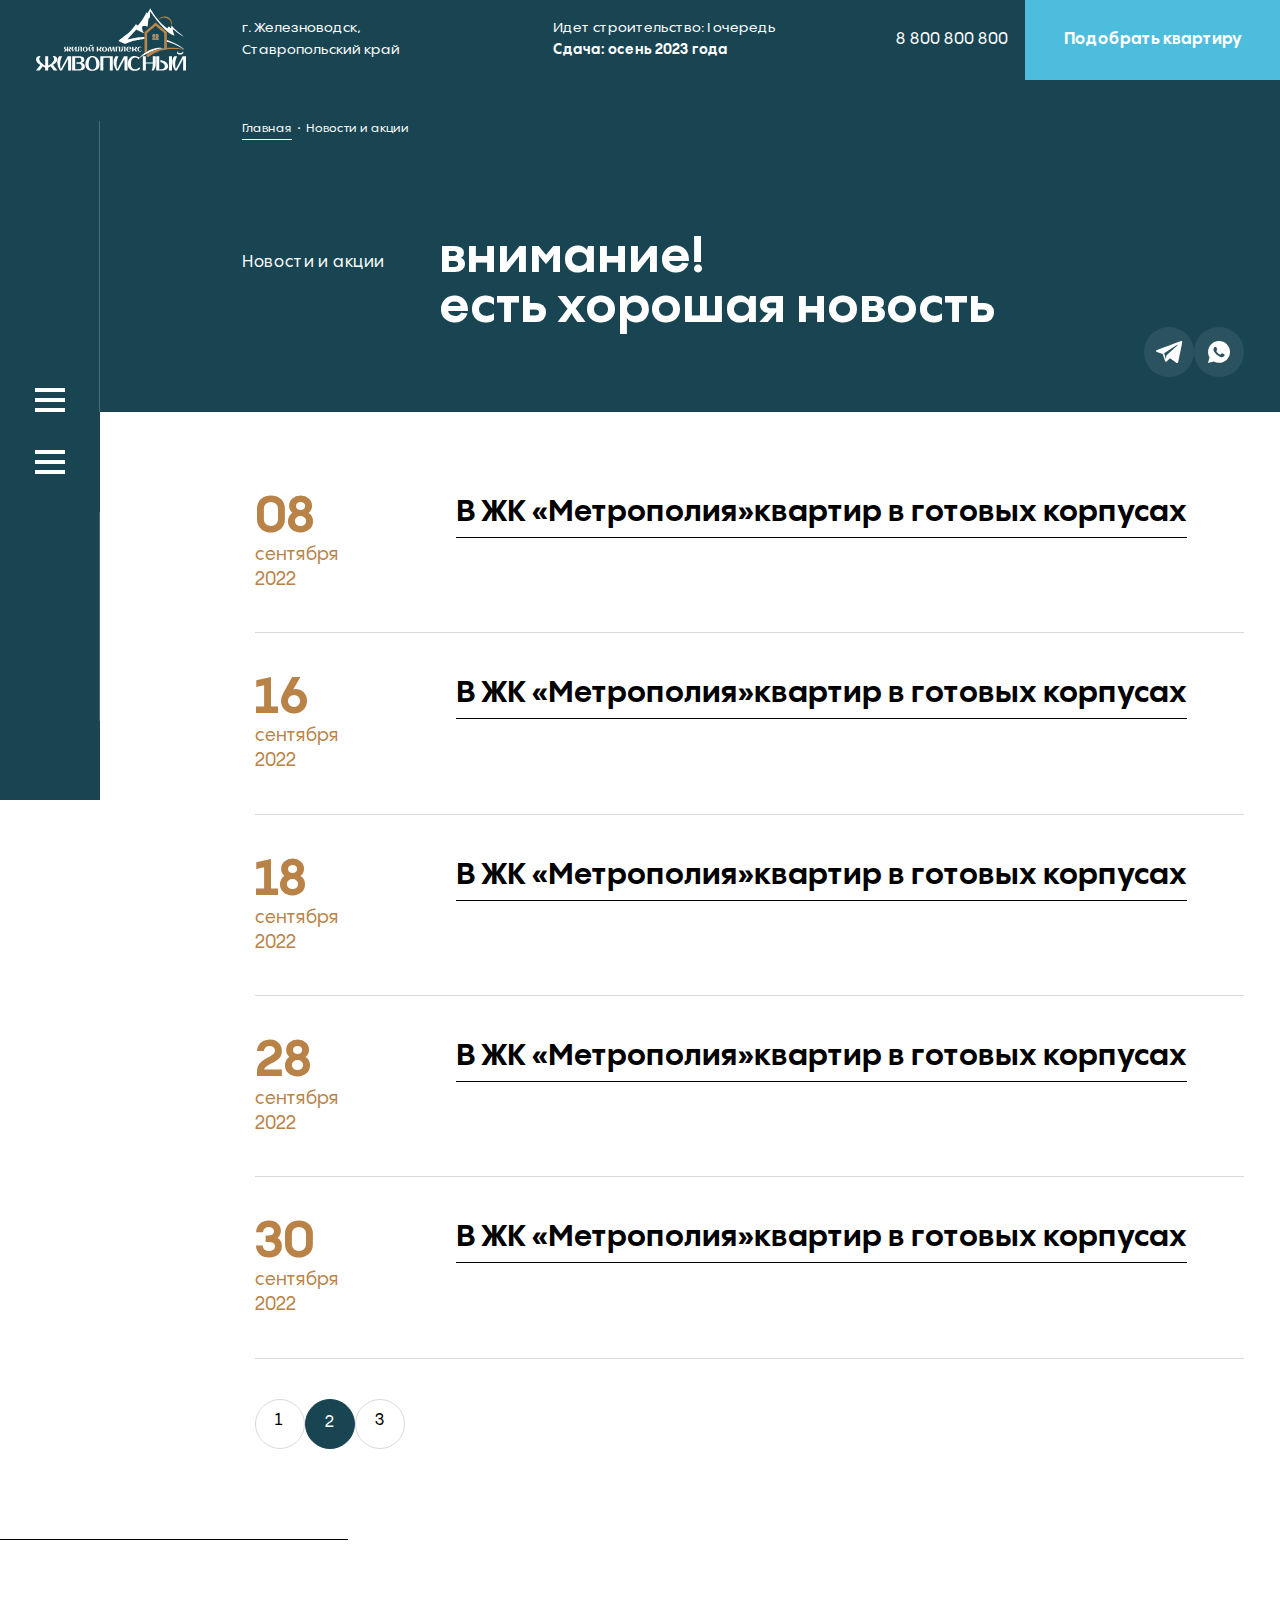
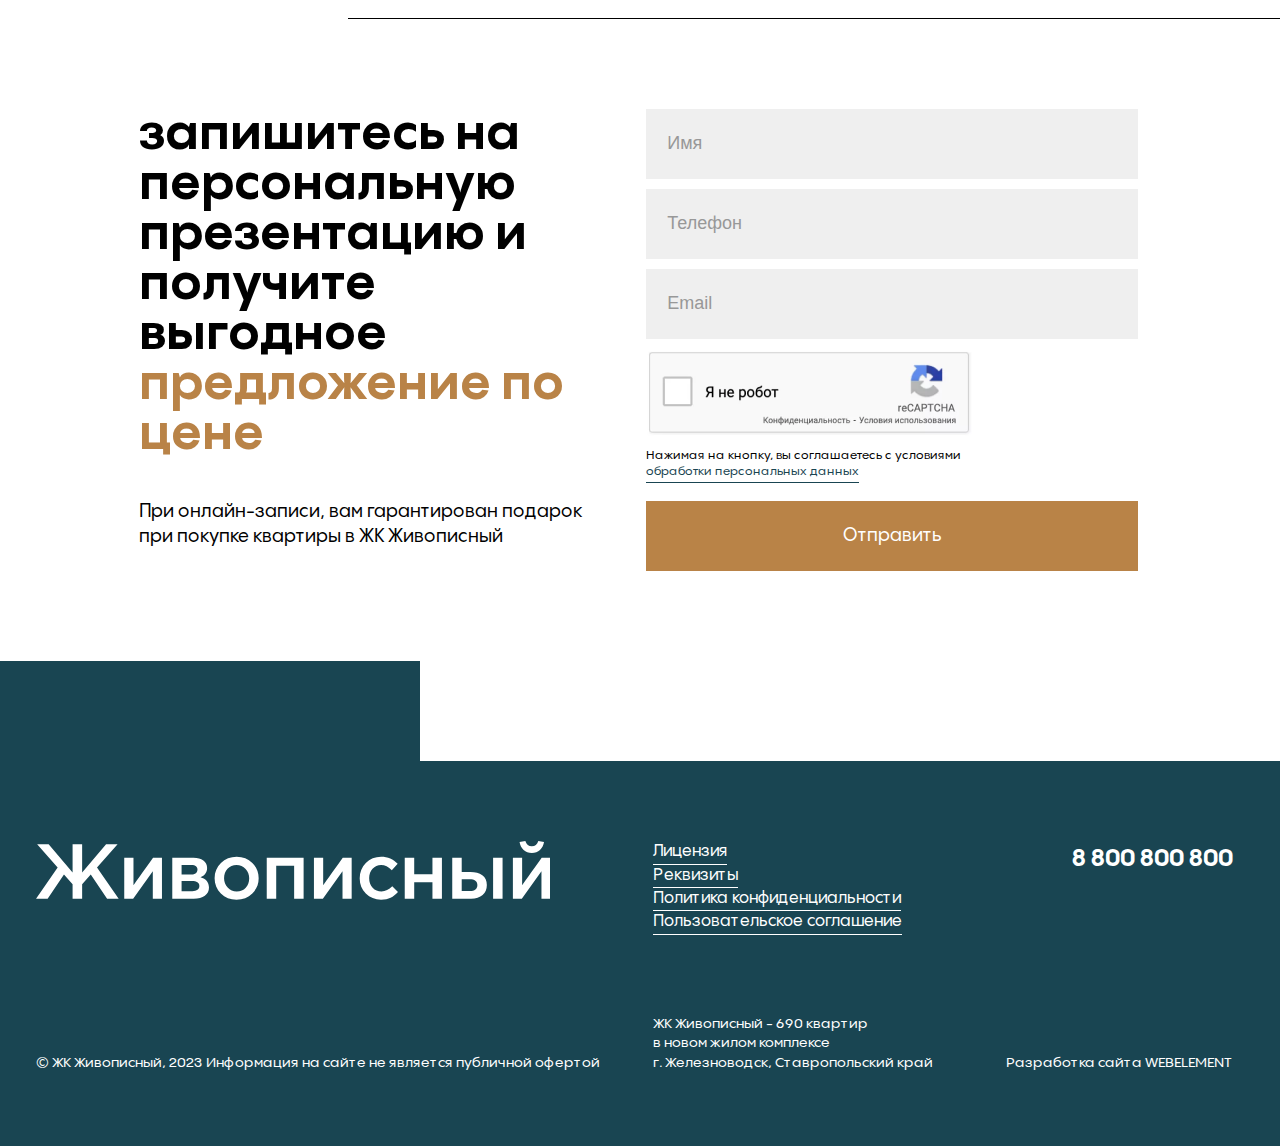
<file: news.html>
<!DOCTYPE html><html lang="ru"><head lang="ru"><meta charset="UTF-8"><meta http-equiv="X-UA-Compatible" content="IE=edge"><meta name="viewport" content="initial-scale=1.0, width=device-width"><meta name="mobile-web-app-capable" content="yes"><meta name="application-name" content=""><meta name="apple-mobile-web-app-capable" content="yes"><meta name="apple-mobile-web-app-status-bar-style" content="black-translucent"><meta name="apple-mobile-web-app-title" content=""><meta name="msapplication-TileImage" content="./images/favicons/mstile-144x144.png"><meta name="msapplication-config" content="./images/favicons/browserconfig.xml"><title>Новости и акции</title><link rel="shortcut icon" href="/images/favicons/favicon.ico"><link rel="icon" type="image/png" sizes="16x16" href="./images/favicons/favicon-16x16.png"><link rel="icon" type="image/png" sizes="32x32" href="./images/favicons/favicon-32x32.png"><link rel="icon" type="image/png" sizes="48x48" href="./images/favicons/favicon-48x48.png"><link rel="manifest" href="/images/favicons/manifest.json"><link rel="apple-touch-icon" sizes="57x57" href="./images/favicons/apple-touch-icon-57x57.png"><link rel="apple-touch-icon" sizes="60x60" href="./images/favicons/apple-touch-icon-60x60.png"><link rel="apple-touch-icon" sizes="72x72" href="./images/favicons/apple-touch-icon-72x72.png"><link rel="apple-touch-icon" sizes="76x76" href="./images/favicons/apple-touch-icon-76x76.png"><link rel="apple-touch-icon" sizes="114x114" href="./images/favicons/apple-touch-icon-114x114.png"><link rel="apple-touch-icon" sizes="120x120" href="./images/favicons/apple-touch-icon-120x120.png"><link rel="apple-touch-icon" sizes="144x144" href="./images/favicons/apple-touch-icon-144x144.png"><link rel="apple-touch-icon" sizes="152x152" href="./images/favicons/apple-touch-icon-152x152.png"><link rel="apple-touch-icon" sizes="167x167" href="./images/favicons/apple-touch-icon-167x167.png"><link rel="apple-touch-icon" sizes="180x180" href="./images/favicons/apple-touch-icon-180x180.png"><link rel="apple-touch-icon" sizes="1024x1024" href="./images/favicons/apple-touch-icon-1024x1024.png"><link rel="icon" type="image/png" sizes="228x228" href="./images/favicons/coast-228x228.png"><link rel="yandex-tableau-widget" href="./images/favicons/yandex-browser-manifest.json"><link rel="preload" as="font" href="./css/fonts.css"><link rel="stylesheet" href="./css/main.css"></head><body><header class="s-header"><div class="s-header__container"><button class="burger-menu js-menu-open s-header__burger-menu"><span class="burger-menu__line"></span></button><a class="s-header__logo" href="homepage.html"><svg class="s-header__logo-img" width="169" height="71" viewBox="0 0 169 71" fill="none" xmlns="http://www.w3.org/2000/svg">
<path d="M168.845 70.4274C168.426 70.4222 168.007 70.417 167.588 70.417C167.032 70.417 166.482 70.417 165.927 70.417C165.843 70.417 165.759 70.4117 165.675 70.4065C165.612 70.4012 165.55 70.3384 165.544 70.2755C165.539 70.1078 165.534 69.9402 165.534 69.7725C165.534 65.8641 165.534 61.9608 165.534 58.0523C165.534 57.8847 165.529 57.717 165.523 57.5494C165.523 57.5389 165.513 57.5179 165.502 57.5127C165.466 57.4865 165.44 57.497 165.419 57.5284C165.335 57.6751 165.251 57.8166 165.172 57.9633C163.208 61.6412 161.243 65.3192 159.278 69.0024C159.048 69.432 158.817 69.8564 158.587 70.286C158.545 70.3646 158.471 70.4065 158.382 70.4065C157.743 70.4065 157.109 70.4065 156.47 70.4065C156.381 70.4065 156.308 70.375 156.281 70.2807C156.198 69.9873 156.056 69.7254 155.92 69.4529C155.49 68.5989 155.061 67.7502 154.668 66.8805C154.097 65.6178 153.714 64.308 153.494 62.9458C153.326 61.8979 153.274 60.8448 153.368 59.7865C153.426 59.1526 153.573 58.5291 153.751 57.9161C154.102 56.7058 154.605 55.5584 155.186 54.4372C155.202 54.4058 155.223 54.3796 155.239 54.3534C155.281 54.2958 155.333 54.2643 155.406 54.2591C155.475 54.2591 155.543 54.2539 155.606 54.2539C156.596 54.2539 157.581 54.2539 158.571 54.2539C158.639 54.2539 158.702 54.2591 158.77 54.2643C158.812 54.2696 158.843 54.3377 158.822 54.3848C158.786 54.4582 158.749 54.5368 158.712 54.6101C158.304 55.3646 157.963 56.1452 157.67 56.9468C157.287 58.0052 156.989 59.0845 156.811 60.1952C156.68 61.0073 156.585 61.8246 156.58 62.6472C156.575 63.1658 156.57 63.6845 156.59 64.2085C156.643 65.4344 156.774 66.6499 157.083 67.8393C157.146 68.0803 157.23 68.316 157.308 68.557C157.314 68.5675 157.376 68.5728 157.387 68.5623C157.444 68.4837 157.507 68.3999 157.555 68.316C158.099 67.2944 158.639 66.278 159.184 65.2563C161.065 61.725 162.946 58.1885 164.832 54.6573C164.879 54.5682 164.926 54.4792 164.979 54.3953C165.026 54.322 165.083 54.2696 165.183 54.2696C165.319 54.2696 165.45 54.2643 165.586 54.2643C166.524 54.2643 167.462 54.2643 168.4 54.2643C168.552 54.2643 168.704 54.2853 168.85 54.2329C168.845 59.6346 168.845 65.031 168.845 70.4274Z" fill="white"/>
<path d="M129.042 49.287C128.487 49.4809 127.958 49.7219 127.424 49.9734C126.439 50.4397 125.48 50.9531 124.526 51.4823C123.18 52.2315 121.849 53.0069 120.555 53.8399C120.413 53.929 120.282 54.0338 120.146 54.1333C120.094 54.1752 120.125 54.2172 120.162 54.2538L120.172 54.2434C120.151 54.2224 120.12 54.1753 120.11 54.1805C120.031 54.2119 119.958 54.2434 119.889 54.2853C119.654 54.4372 119.423 54.5996 119.193 54.7516C119.098 54.8144 118.994 54.8668 118.894 54.9245C118.884 54.8668 118.873 54.804 118.863 54.7463C118.92 54.6887 118.978 54.6258 119.041 54.5787C119.434 54.28 119.832 53.9866 120.225 53.688C120.309 53.667 120.356 53.6199 120.377 53.5361C120.455 53.4889 120.466 53.4575 120.408 53.4679C120.387 53.4732 120.377 53.5046 120.361 53.5203C120.314 53.4994 120.272 53.5099 120.235 53.5361C119.832 53.7666 119.444 54.0286 119.077 54.3167C118.433 54.8144 117.789 55.3174 117.155 55.8309C116.662 56.229 116.232 56.6953 115.819 57.1773C115.546 57.4917 115.284 57.8165 115.022 58.1361C115.001 58.0575 114.98 57.9737 114.954 57.8951C115.007 57.7903 115.064 57.6908 115.117 57.586C115.179 57.4603 115.169 57.3817 115.059 57.2716C114.346 56.5224 113.498 56.0195 112.492 55.7837C112.476 55.7785 112.46 55.7785 112.445 55.7732C111.26 55.6265 110.139 55.7889 109.128 56.47C108.735 56.732 108.4 57.0568 108.127 57.4498C107.876 57.8061 107.672 58.1938 107.514 58.5972C107.163 59.4931 106.954 60.4204 106.891 61.3792C106.875 61.6464 106.854 61.9136 106.839 62.1808C106.786 63.2077 106.854 64.2241 107.095 65.2248C107.21 65.6964 107.368 66.1574 107.598 66.587C108.243 67.8183 109.243 68.5937 110.6 68.8923C110.862 68.9499 111.129 68.9709 111.397 68.9814C111.999 68.9971 112.602 68.9499 113.188 68.7875C114.273 68.4889 115.169 67.9021 115.871 67.0271C115.913 66.9747 115.95 66.9224 115.991 66.87C116.039 66.8123 116.117 66.7966 116.17 66.8333C116.536 67.1005 116.903 67.3624 117.265 67.6297C117.317 67.6716 117.327 67.7397 117.286 67.8078C116.683 68.8137 115.84 69.5577 114.771 70.0397C114.221 70.2912 113.644 70.4536 113.042 70.5479C112.832 70.5479 112.617 70.5322 112.424 70.6422C111.721 70.6422 111.014 70.6422 110.312 70.6422C110.082 70.5374 109.835 70.5427 109.594 70.5479C108.452 70.396 107.389 69.9978 106.404 69.4058C105.33 68.7561 104.523 67.8602 103.999 66.7128C103.611 65.8535 103.354 64.9576 103.255 64.0146C103.213 63.5954 103.176 63.1815 103.176 62.7624C103.192 60.4257 103.957 58.3562 105.471 56.5905C106.634 55.2336 108.122 54.411 109.893 54.1281C111.507 53.8714 113.063 54.0757 114.53 54.8197C114.781 54.9454 115.033 55.0816 115.279 55.2231C115.515 55.3541 115.73 55.5113 115.929 55.6946C116.259 55.9985 116.191 56.0299 116.521 55.637C117.207 54.8302 117.94 54.0757 118.711 53.3527C119.261 52.834 119.837 52.352 120.45 51.9119C120.885 51.5975 121.315 51.2779 121.744 50.9583C121.875 50.8588 121.996 50.7435 122.121 50.6335C122.315 50.5706 122.462 50.4292 122.63 50.3244C123.342 49.8581 124.044 49.3761 124.804 48.9989C124.877 48.9622 124.935 48.8993 124.998 48.8469C125.234 48.7945 125.422 48.6531 125.632 48.5483C126.229 48.2497 126.821 47.9405 127.429 47.6524C128.429 47.1808 129.462 46.7984 130.504 46.4264C132.815 45.6091 135.178 45.017 137.614 44.7498C138.415 44.6608 139.217 44.6503 140.019 44.6974C140.338 44.7184 140.647 44.7813 140.957 44.8651C141.25 44.9489 141.528 45.0537 141.763 45.258C141.884 45.3628 142.025 45.3995 142.177 45.4152C142.114 45.4414 142.057 45.4728 141.994 45.4886C141.391 45.6353 140.778 45.6929 140.171 45.7924C139.825 45.8501 139.479 45.892 139.133 45.9601C138.625 46.0649 138.122 46.1801 137.619 46.3007C136.582 46.5521 135.555 46.8403 134.528 47.1546C133.265 47.5424 132.05 48.0558 130.829 48.5588C130.289 48.7841 129.755 49.0198 129.2 49.198C129.142 49.2032 129.074 49.2189 129.042 49.287Z" fill="white"/>
<path d="M61.7233 70.5427C60.3506 70.3698 59.0984 69.893 57.9877 69.0548C57.3485 68.5727 56.8455 67.9755 56.4788 67.2629C56.0911 66.5137 55.8396 65.7173 55.7034 64.8843C55.5462 63.936 55.5409 62.9772 55.63 62.0289C55.761 60.5619 56.1697 59.1735 56.9136 57.8847C57.1808 57.4184 57.4899 56.9835 57.8253 56.5644C58.7212 55.4641 59.8686 54.7464 61.2151 54.3325C61.8595 54.1386 62.5196 54.0338 63.1903 54.0181C63.9447 54.0024 64.6992 54.0443 65.4327 54.2329C66.8996 54.6101 68.1571 55.3331 69.142 56.4963C70.0904 57.6175 70.7243 58.8958 71.0911 60.3104C71.374 61.4054 71.4683 62.5214 71.4264 63.6478C71.4002 64.3866 71.3006 65.1148 71.1015 65.8274C70.9967 66.1994 70.8605 66.5556 70.7033 66.9119C70.2737 67.8916 69.6136 68.6723 68.7334 69.2696C67.9056 69.8302 66.994 70.2022 66.0247 70.4222C65.8151 70.4694 65.5951 70.4956 65.3803 70.5322C65.134 70.5322 64.8878 70.5217 64.6572 70.6318C63.8871 70.6318 63.1169 70.6318 62.3467 70.6318C62.1529 70.5217 61.9381 70.5375 61.7233 70.5427ZM67.7903 63.2863C67.8008 62.5109 67.7222 61.6465 67.586 60.782C67.4393 59.8703 67.2088 58.9797 66.8682 58.1204C66.732 57.7746 66.5643 57.4498 66.3652 57.1407C66.0771 56.7006 65.7313 56.3181 65.3069 56.009C64.28 55.265 62.7868 55.2441 61.7233 56.009C61.4351 56.2186 61.1836 56.4596 60.9583 56.732C60.6073 57.1669 60.3453 57.6489 60.1358 58.1676C59.7271 59.184 59.4861 60.2423 59.3446 61.3269C59.2241 62.2752 59.1927 63.2287 59.2294 64.1875C59.2556 64.8424 59.3551 65.4868 59.5385 66.1155C59.7062 66.6814 59.9472 67.2158 60.3087 67.6873C60.9007 68.468 61.6604 68.9657 62.6297 69.1543C63.1117 69.2486 63.5989 69.2591 64.0809 69.2015C65.0135 69.0967 65.8099 68.7037 66.4438 68.0017C66.7372 67.6768 66.9782 67.3153 67.1668 66.9171C67.4236 66.367 67.5755 65.7855 67.6751 65.1882C67.7798 64.5909 67.7956 63.9884 67.7903 63.2863Z" fill="white"/>
<path d="M109.516 70.6318C109.542 70.6003 109.573 70.5689 109.6 70.5375L109.516 70.6318Z" fill="#BA854A"/>
<path d="M122.085 34.9996C121.299 35.0258 120.513 35.1044 119.732 35.1882C119.366 35.2301 118.999 35.2668 118.632 35.3087C117.935 35.382 117.238 35.4868 116.542 35.5916C115.745 35.7121 114.959 35.8536 114.168 36.0055C112.754 36.278 111.355 36.608 109.961 36.98C107.064 37.7607 104.229 38.7247 101.463 39.8773C101.217 39.9821 100.965 40.0764 100.714 40.1707C100.572 40.2231 100.426 40.265 100.279 40.3017C100.064 40.3541 99.8494 40.3436 99.6345 40.2912C99.3726 40.2231 99.1263 40.1236 98.8853 40.0083C98.1099 39.652 97.3345 39.301 96.5643 38.929C95.4798 38.4051 94.4005 37.8707 93.316 37.3415C93.2112 37.2891 93.1117 37.2315 93.0121 37.1634C92.9912 37.1529 92.9807 37.0953 92.9912 37.0743C93.0331 37.0062 93.0855 36.9381 93.1431 36.8752C93.7771 36.2046 94.432 35.5549 95.1183 34.9419C96.1504 34.0094 97.2402 33.1449 98.3562 32.3171C99.3359 31.5888 100.326 30.871 101.311 30.1428C102.443 29.3045 103.543 28.4295 104.601 27.497C106.377 25.9252 107.975 24.191 109.437 22.3258C110.406 21.0841 111.318 19.8005 112.172 18.4802C112.261 18.3387 112.361 18.2025 112.45 18.0663C112.471 18.0349 112.56 18.0244 112.581 18.0558C112.633 18.1187 112.691 18.1816 112.733 18.2549C112.953 18.6112 113.168 18.9727 113.382 19.329C113.45 19.4442 113.513 19.5647 113.581 19.68C113.623 19.7481 113.718 19.7795 113.801 19.7376C113.985 19.6538 114.168 19.57 114.341 19.4704C114.676 19.2766 114.975 19.0303 115.263 18.7736C115.777 18.3125 116.243 17.8148 116.688 17.2857C117.448 16.3897 118.134 15.4414 118.794 14.4722C119.989 12.7118 121.079 10.8833 122.116 9.02859C122.792 7.81308 123.442 6.58709 124.065 5.34539C124.102 5.27204 124.139 5.19345 124.175 5.1201C124.243 4.98912 124.322 4.96293 124.463 5.04675C124.589 5.12534 124.715 5.21441 124.83 5.30872C124.951 5.40302 125.061 5.50781 125.176 5.59688C125.239 5.64403 125.323 5.67546 125.396 5.71214C125.433 5.72786 125.459 5.71738 125.485 5.68594C125.564 5.5602 125.653 5.43446 125.726 5.30348C126.318 4.27134 126.905 3.23921 127.492 2.20708C127.717 1.81413 127.947 1.42643 128.183 1.03872C128.262 0.907743 128.351 0.78724 128.435 0.666738C128.461 0.630063 128.534 0.635302 128.566 0.677216C128.623 0.755805 128.686 0.839633 128.739 0.923461C129.095 1.46834 129.456 2.01323 129.807 2.56335C130.688 3.93079 131.557 5.30348 132.443 6.66044C133.679 8.55705 134.994 10.396 136.419 12.1564C136.618 12.4027 136.818 12.6489 137.027 12.8952C137.09 12.9685 137.174 13.0314 137.247 13.0995C137.279 13.1938 137.341 13.2619 137.42 13.3143C137.467 13.4453 137.567 13.5396 137.656 13.6391C138.169 14.2154 138.672 14.797 139.196 15.3628C141.617 17.972 144.252 20.3506 147.024 22.5773C147.102 22.6402 147.181 22.703 147.265 22.7607C147.338 22.8131 147.417 22.8131 147.506 22.7869C147.668 22.7345 147.804 22.6349 147.92 22.5144C148.103 22.3206 148.281 22.1162 148.454 21.9172C148.653 21.6919 148.842 21.4561 149.041 21.2308C149.161 21.0946 149.297 20.9636 149.465 20.885C149.507 20.8641 149.565 20.8641 149.607 20.8745C149.669 20.8955 149.727 20.9322 149.779 20.9741C150.01 21.1679 150.24 21.3618 150.461 21.5661C150.66 21.7443 150.843 21.9381 151.042 22.1215C151.189 22.2577 151.346 22.3834 151.535 22.462C151.592 22.4882 151.681 22.4568 151.707 22.4044C151.728 22.3573 151.749 22.3153 151.77 22.2682C151.901 21.9067 152.032 21.5452 152.158 21.1784C152.331 20.6702 152.493 20.162 152.661 19.6538C152.74 19.6852 152.782 19.7533 152.829 19.8162C152.865 19.8686 152.907 19.9158 152.949 19.9629C152.975 20.0834 153.043 20.1777 153.112 20.272C153.421 20.7278 153.767 21.1627 154.128 21.5818C155.013 22.614 155.983 23.5623 156.983 24.4844C158.388 25.7785 159.849 27.0097 161.332 28.22C162.579 29.2364 163.831 30.2476 165.073 31.2692C165.408 31.5469 165.722 31.8508 166.047 32.1442C166.084 32.1756 166.1 32.2228 166.126 32.2699C166.131 32.2804 166.126 32.3014 166.115 32.3066C166.105 32.3171 166.084 32.3328 166.074 32.3328C166.011 32.3171 165.943 32.3014 165.885 32.2752C165.461 32.0813 165.052 31.8403 164.654 31.5993C163.794 31.0754 162.961 30.5148 162.134 29.9437C159.671 28.2305 157.266 26.4386 154.94 24.542C154.631 24.2905 154.322 24.0286 154.013 23.7718C153.992 23.7561 153.95 23.7666 153.918 23.7666C153.908 23.7666 153.897 23.7876 153.892 23.798C153.887 23.8138 153.887 23.8295 153.882 23.8452C153.882 23.8609 153.882 23.8766 153.882 23.8976C153.95 25.5689 154.228 27.1931 154.94 28.7229C155.076 29.0111 155.202 29.3045 155.328 29.5927C155.454 29.8861 155.564 30.1847 155.637 30.4938C155.663 30.6091 155.668 30.7243 155.679 30.8396C155.684 30.913 155.626 30.9758 155.558 30.9601C155.38 30.9234 155.197 30.892 155.019 30.8501C154.348 30.6929 153.709 30.4414 153.085 30.148C152.399 29.8284 151.749 29.4564 151.11 29.0478C149.879 28.2619 148.726 27.3712 147.616 26.4282C145.866 24.9402 144.226 23.3318 142.644 21.6657C140.736 19.659 138.924 17.5738 137.174 15.431C134.187 11.7844 131.358 8.02265 128.702 4.13512C128.634 4.04082 128.56 3.95175 128.487 3.85744C128.482 3.8522 128.456 3.86268 128.44 3.86792C128.382 3.89936 128.409 3.82601 128.403 3.88888C128.393 3.98842 128.377 4.08797 128.372 4.18752C128.351 5.16202 128.34 6.13128 128.309 7.10578C128.283 7.94406 128.241 8.78234 128.194 9.61538C128.178 9.8983 128.136 10.1812 128.105 10.4641C128.073 10.7628 127.942 11.009 127.701 11.1872C127.555 11.2972 127.397 11.3967 127.245 11.4963C127.104 11.5906 126.962 11.6744 126.826 11.774C126.701 11.863 126.622 11.9888 126.601 12.1512C126.538 12.5494 126.465 12.9423 126.412 13.3405C126.313 14.1211 126.224 14.9018 126.135 15.6877C126.082 16.1383 126.046 16.5888 125.998 17.0394C125.946 17.5214 125.894 18.0034 125.847 18.4907C125.799 18.957 125.752 19.4233 125.7 19.8896C125.668 20.1568 125.637 20.424 125.6 20.6859C125.59 20.775 125.511 20.8326 125.422 20.8117C124.982 20.7174 124.537 20.6231 124.097 20.5183C123.578 20.3925 123.054 20.2825 122.52 20.2039C122.085 20.1358 121.65 20.1306 121.215 20.1515C120.964 20.162 120.717 20.2301 120.482 20.3139C119.837 20.5445 119.481 21.016 119.366 21.6814C119.318 21.9643 119.308 22.2472 119.324 22.5354C119.355 23.0907 119.465 23.6304 119.607 24.1648C119.701 24.5368 119.816 24.9088 119.916 25.2755C120.057 25.7942 120.272 26.2867 120.534 26.753C120.691 27.0307 120.848 27.3083 121 27.586C121.089 27.7484 121.178 27.9056 121.205 28.0942C121.21 28.1361 121.163 28.1938 121.115 28.1885C121.032 28.1781 120.948 28.1781 120.869 28.1519C120.628 28.0733 120.408 27.9528 120.193 27.8218C119.827 27.586 119.439 27.3869 119.046 27.2036C117.076 26.2762 115.106 25.3593 113.131 24.4372C113.042 24.3953 112.947 24.3586 112.853 24.3272C112.827 24.3167 112.785 24.3272 112.759 24.3429C112.717 24.3691 112.68 24.4058 112.649 24.4425C111.549 25.7051 110.391 26.9206 109.259 28.1571C108.117 29.404 106.969 30.651 105.838 31.9137C105.225 32.6 104.633 33.3073 104.041 34.0146C103.774 34.3342 103.533 34.68 103.286 35.0205C103.229 35.0991 103.176 35.1882 103.134 35.2825C103.113 35.3244 103.092 35.3873 103.108 35.4187C103.124 35.4449 103.192 35.4659 103.234 35.4606C103.548 35.4082 103.863 35.3611 104.172 35.2877C105.131 35.0624 106.095 34.8267 107.053 34.5909C108.421 34.2556 109.793 33.9622 111.177 33.716C112.151 33.5431 113.126 33.3911 114.105 33.2601C114.834 33.1606 115.567 33.0925 116.301 33.0191C116.882 32.9615 117.469 32.9143 118.051 32.8672C118.15 32.8567 118.25 32.8515 118.349 32.8462C119.586 32.7886 120.827 32.71 122.064 32.7153C122.116 33.4645 122.116 34.2346 122.085 34.9996Z" fill="white"/>
<path d="M122.085 34.9996C122.111 34.2294 122.116 33.4592 122.085 32.6943C122.095 32.4952 122.106 32.2909 122.111 32.0918C122.116 30.5672 122.111 29.0426 122.116 27.5127C122.116 27.015 122.09 27.0621 122.462 26.7425C123.18 26.1348 123.898 25.5323 124.615 24.9245C125.202 24.4268 125.789 23.9238 126.37 23.4208C127.324 22.6035 128.278 21.781 129.226 20.9584C129.86 20.4083 130.483 19.8529 131.117 19.3028C131.61 18.8732 132.107 18.454 132.61 18.0349C133.255 17.4952 133.91 16.9713 134.512 16.395C134.596 16.3164 134.675 16.3112 134.779 16.3898C134.942 16.5103 135.099 16.6308 135.251 16.7617C136.063 17.4638 136.875 18.1659 137.687 18.8679C138.117 19.2399 138.562 19.6014 138.971 19.9944C139.259 20.272 139.584 20.5183 139.888 20.7803C140.317 21.1522 140.752 21.5242 141.182 21.8962C142.355 22.9231 143.529 23.9448 144.703 24.9717C145.41 25.5899 146.122 26.2029 146.825 26.8211C147.275 27.2193 147.207 27.1093 147.212 27.6751C147.217 30.2423 147.217 32.8043 147.223 35.3716C147.223 35.5707 147.233 35.775 147.238 35.9741C147.238 36.5923 147.238 37.2106 147.238 37.8288C147.233 37.9807 147.223 38.1274 147.223 38.2794C147.223 40.3751 147.223 42.4655 147.228 44.5612C147.228 44.6608 147.228 44.7603 147.228 44.8651C147.228 44.8965 147.238 44.9332 147.238 44.9647C147.244 45.0118 147.301 45.0537 147.343 45.0485C147.899 44.9332 148.464 44.8337 149.03 44.8022C149.832 44.7551 150.633 44.687 151.44 44.687C152.562 44.687 153.683 44.7132 154.804 44.7603C155.606 44.797 156.407 44.8756 157.209 44.9018C157.261 44.9018 157.308 44.9123 157.361 44.9175C157.879 44.9699 158.393 45.0223 158.911 45.0747C159.346 45.1166 159.781 45.148 160.211 45.2109C161.007 45.3262 161.804 45.4257 162.595 45.5672C163.533 45.7348 164.47 45.9234 165.387 46.1854C165.529 46.2273 165.681 46.2535 165.827 46.2849C165.901 46.3164 165.979 46.3426 166.053 46.374C166.246 46.4683 166.435 46.5626 166.65 46.5836L166.639 46.5783C166.676 46.6517 166.76 46.6517 166.823 46.6884C166.87 46.7355 166.865 46.6465 166.865 46.7146C166.865 46.7408 166.849 46.7774 166.833 46.7827C166.807 46.7932 166.765 46.7932 166.734 46.7879C166.121 46.7041 165.508 46.615 164.895 46.5312C164.565 46.484 164.229 46.4474 163.899 46.4107C163.417 46.3635 162.935 46.3216 162.448 46.2797C161.798 46.2221 161.149 46.1697 160.499 46.1173C160.468 46.112 160.431 46.1121 160.399 46.1121C159.582 46.0754 158.76 46.0177 157.942 46.0073C156.554 45.9915 155.16 45.9915 153.772 46.0073C152.97 46.0177 152.163 46.0649 151.362 46.1173C150.592 46.1644 149.827 46.2326 149.062 46.3111C148.365 46.3845 147.668 46.484 146.971 46.5731C145.855 46.7093 144.755 46.9032 143.655 47.118C142.471 47.3485 141.302 47.6262 140.139 47.9458C138.573 48.3754 137.022 48.8574 135.497 49.418C134.098 49.9315 132.715 50.4921 131.395 51.1836C131.206 51.2832 130.997 51.3618 130.845 51.5242C130.834 51.5294 130.819 51.5347 130.808 51.5452C130.803 51.5504 130.803 51.5609 130.798 51.5714C130.808 51.5556 130.824 51.5347 130.834 51.519C130.918 51.5085 131.002 51.5085 131.081 51.477C131.206 51.4299 131.327 51.367 131.447 51.3094C132.432 50.8012 133.459 50.3978 134.497 50.0101C135.487 49.6433 136.482 49.2975 137.499 49.0198C137.855 48.9203 138.211 48.8365 138.573 48.7579C138.719 48.7264 138.871 48.7317 139.029 48.716C138.997 48.826 138.908 48.7998 138.85 48.8155C137.163 49.3132 135.513 49.9262 133.915 50.6597C131.903 51.5818 129.965 52.6454 128.115 53.8661C127.738 54.1176 127.371 54.3796 127.062 54.7201C126.795 55.0135 126.46 55.134 126.072 55.1288C125.543 55.1183 125.045 54.9978 124.6 54.6992C124.432 54.5839 124.29 54.4425 124.186 54.2643C124.039 54.0076 123.981 53.7404 124.06 53.4418C124.139 53.1431 124.275 52.8812 124.458 52.6349C124.762 52.2315 125.118 51.8752 125.501 51.5504C126.051 51.0841 126.648 50.6807 127.277 50.3297C127.717 50.0834 128.157 49.8476 128.597 49.6014C128.754 49.5123 128.932 49.4442 129.053 49.2923C129.09 49.2242 129.153 49.2137 129.215 49.1927C129.771 49.0146 130.305 48.7788 130.845 48.5535C132.066 48.0506 133.281 47.5371 134.544 47.1494C135.565 46.8351 136.592 46.5469 137.635 46.2954C138.138 46.1749 138.641 46.0597 139.149 45.9549C139.49 45.8868 139.841 45.8448 140.186 45.7872C140.794 45.6877 141.412 45.6248 142.01 45.4833C142.073 45.4676 142.135 45.4362 142.193 45.41C142.361 45.3943 142.528 45.3838 142.691 45.3628C143.073 45.3209 143.456 45.258 143.838 45.2319C144.247 45.2004 144.242 45.2161 144.247 44.7918C144.247 44.7603 144.247 44.7236 144.247 44.6922C144.263 41.0195 144.236 37.352 144.278 33.6793C144.299 32.0342 144.283 30.3943 144.283 28.7492C144.283 28.6129 144.283 28.482 144.283 28.3457C144.283 28.241 144.242 28.1466 144.168 28.0785C143.995 27.9214 143.822 27.7589 143.644 27.607C143.12 27.1617 142.596 26.7216 142.067 26.2815C140.962 25.3594 139.851 24.4373 138.746 23.5099C137.745 22.6716 136.744 21.8281 135.749 20.9846C135.455 20.7383 135.162 20.4816 134.869 20.2354C134.743 20.1306 134.68 20.1253 134.554 20.2092C134.193 20.4554 133.857 20.7383 133.538 21.0265C132.532 21.9381 131.474 22.7921 130.431 23.6566C129.697 24.2644 128.959 24.8774 128.23 25.4903C127.754 25.8885 127.293 26.3024 126.821 26.7006C126.465 27.0045 126.098 27.3031 125.742 27.6018C125.537 27.7747 125.338 27.9528 125.134 28.1309C125.05 28.3929 125.087 28.6601 125.061 28.9273C125.04 29.1107 125.034 29.294 125.029 29.4774C125.008 31.6569 124.993 33.8365 125.029 36.016C125.034 36.3828 125.061 36.7547 125.061 37.1215C125.071 38.7142 125.076 40.307 125.076 41.8997C125.076 43.5448 125.071 45.1847 125.066 46.8298C125.066 46.9818 125.061 47.1337 125.055 47.2804C125.04 47.7991 125.029 48.3178 125.014 48.8365C124.951 48.8889 124.888 48.9517 124.82 48.9884C124.055 49.3656 123.353 49.8476 122.645 50.3139C122.478 50.424 122.331 50.5602 122.137 50.623C122.085 50.424 122.106 50.2249 122.106 50.0205C122.106 46.7879 122.106 43.5553 122.111 40.3227C122.111 38.7299 122.111 37.1424 122.111 35.5497C122.106 35.3716 122.095 35.183 122.085 34.9996Z" fill="#BA854A"/>
<path d="M10.3419 59.5403C10.3419 57.979 10.3419 56.4229 10.3419 54.8616C10.3419 54.7097 10.3472 54.5577 10.3472 54.411C10.3472 54.3534 10.4153 54.2801 10.4729 54.2748C10.541 54.2696 10.6091 54.2643 10.672 54.2643C11.5784 54.2643 12.4795 54.2643 13.3859 54.2643C13.454 54.2643 13.5169 54.2748 13.585 54.2748C13.6427 54.2801 13.6793 54.322 13.6898 54.3691C13.7055 54.4477 13.7108 54.5368 13.7108 54.6206C13.7108 55.024 13.7108 55.4275 13.7108 55.8256C13.7108 58.6077 13.7108 61.3897 13.7108 64.1718C13.7108 64.3394 13.716 64.5071 13.7212 64.6747C13.7212 64.7324 13.8155 64.7952 13.8627 64.769C13.8941 64.7533 13.9256 64.7428 13.9518 64.7271C15.314 63.957 16.5976 63.082 17.7555 62.0289C18.4051 61.4421 18.971 60.782 19.4477 60.0485C19.7307 59.6084 19.9769 59.1578 20.1498 58.6601C20.307 58.199 20.4118 57.7275 20.396 57.2298C20.3908 56.973 20.3437 56.7268 20.2651 56.491C20.1341 56.0824 19.9036 55.7366 19.5578 55.4798C19.4897 55.4275 19.4215 55.3855 19.3534 55.3384C19.2958 55.2965 19.2591 55.2388 19.2591 55.1707C19.2591 54.804 19.2644 54.432 19.2644 54.0653C19.2644 54.0076 19.343 53.95 19.4058 53.9447C19.7411 53.9238 20.0765 53.9867 20.4065 54.0391C21.2448 54.1753 22.015 54.4896 22.7013 54.9978C23.2148 55.3803 23.5763 55.8728 23.7963 56.4701C24.0164 57.0621 24.0688 57.6751 23.9797 58.3038C23.8697 59.0478 23.592 59.7236 23.1833 60.3471C22.8847 60.8134 22.5284 61.2378 22.1407 61.636C21.3915 62.4061 20.548 63.0715 19.6678 63.6898C19.5316 63.7841 19.3954 63.8889 19.2644 63.9884C19.2225 64.0198 19.2172 64.0775 19.2434 64.1194C19.2696 64.1613 19.2958 64.2032 19.3272 64.2451C19.3796 64.3132 19.432 64.3761 19.4844 64.4442C20.8885 66.257 22.2979 68.075 23.702 69.8878C23.8016 70.0188 23.8959 70.1602 23.9954 70.2965C24.0216 70.3331 23.9849 70.4065 23.943 70.4117C23.8749 70.417 23.8068 70.4222 23.7439 70.4222C22.6385 70.4222 21.533 70.4222 20.4275 70.4222C20.3437 70.4222 20.2598 70.4274 20.176 70.4117C20.1288 70.4065 20.0765 70.3803 20.045 70.3436C19.9455 70.2284 19.8564 70.1131 19.7621 69.9926C18.73 68.6304 17.6978 67.2682 16.6657 65.906C16.6081 65.8274 16.54 65.754 16.4666 65.6807C16.4457 65.6597 16.4037 65.6492 16.3775 65.6597C16.3147 65.6807 16.2518 65.7069 16.1942 65.7383C15.4397 66.1365 14.6853 66.5347 13.9256 66.9329C13.8837 66.9538 13.8365 66.98 13.7998 67.0167C13.7684 67.0481 13.7265 67.0953 13.7212 67.1372C13.7055 67.2525 13.7055 67.373 13.7055 67.4882C13.7055 68.2584 13.7055 69.0286 13.7055 69.804C13.7055 69.9402 13.7055 70.0712 13.7003 70.2074C13.695 70.4117 13.6374 70.417 13.5012 70.4274C13.4855 70.4274 13.4698 70.4274 13.4488 70.4274C12.4953 70.4274 11.5365 70.4274 10.5829 70.4274C10.5305 70.4274 10.4781 70.4327 10.4362 70.4117C10.3943 70.396 10.3472 70.3646 10.3419 70.3069C10.3367 70.1707 10.3262 70.0397 10.3262 69.9035C10.3262 69.0967 10.3262 68.2951 10.3262 67.4882C10.3262 67.373 10.3262 67.2525 10.3157 67.1372C10.3105 67.0953 10.2738 67.0481 10.2424 67.0167C10.2057 66.9853 10.1585 66.9591 10.1166 66.9381C9.34646 66.5347 8.57629 66.126 7.80612 65.7226C7.77468 65.7069 7.74325 65.6912 7.71705 65.6807C7.62799 65.6388 7.57035 65.6545 7.50224 65.7383C7.40794 65.8588 7.31363 65.9741 7.22456 66.0946C6.24482 67.3887 5.25984 68.688 4.2801 69.9821C4.20151 70.0869 4.11245 70.1917 4.03386 70.3017C3.97099 70.3908 3.88716 70.4327 3.77713 70.4274C3.70902 70.4274 3.64091 70.4274 3.57804 70.4274C2.48828 70.4274 1.39851 70.4274 0.308748 70.4274C0.22492 70.4274 0.141092 70.4222 0.0572638 70.4117C0.041546 70.4117 0.0153498 70.3489 0.0258283 70.3279C0.062503 70.2545 0.104417 70.1812 0.15681 70.1183C0.947937 69.0967 1.73382 68.075 2.52495 67.0586C3.21129 66.1732 3.90288 65.2825 4.58922 64.3971C4.66257 64.3028 4.72544 64.2084 4.79355 64.1089C4.81451 64.0775 4.81451 64.0408 4.78307 64.0198C4.70448 63.957 4.63113 63.8941 4.5473 63.8365C3.99718 63.454 3.45754 63.0558 2.93885 62.6262C2.40969 62.1861 1.91196 61.7146 1.46138 61.1906C1.05272 60.7191 0.701692 60.2109 0.439729 59.6451C0.141092 58.9954 -0.0318035 58.3195 0.00487125 57.6017C0.062503 56.5015 0.5026 55.6004 1.41423 54.9507C2.09533 54.4687 2.85503 54.1753 3.68283 54.0495C4.0129 53.9971 4.34297 53.929 4.68353 53.9709C4.7202 53.9762 4.78831 54.0338 4.78831 54.0653C4.78831 54.081 4.79355 54.0967 4.79355 54.1124C4.79355 54.4634 4.79355 54.8145 4.79879 55.1655C4.79879 55.2388 4.76735 55.2965 4.70972 55.3384C4.64161 55.3908 4.56826 55.4327 4.50539 55.4798C4.07053 55.8047 3.82429 56.25 3.70902 56.7739C3.599 57.2769 3.65139 57.7746 3.77713 58.2671C3.92383 58.8382 4.17532 59.3674 4.48443 59.8703C4.97168 60.6615 5.56372 61.3635 6.24482 61.9922C6.72683 62.4376 7.23504 62.8462 7.75897 63.2339C8.47674 63.7631 9.22596 64.2399 9.99613 64.68C10.0695 64.7219 10.1481 64.7533 10.2214 64.79C10.2581 64.8057 10.3367 64.769 10.3367 64.7271C10.3419 64.5752 10.3472 64.4285 10.3472 64.2766C10.3419 62.6943 10.3419 61.1173 10.3419 59.5403Z" fill="white"/>
<path d="M102.961 62.3485C102.961 64.8791 102.961 67.4096 102.961 69.9402C102.961 70.4274 102.982 70.4222 102.506 70.417C101.667 70.417 100.829 70.417 99.9908 70.417C99.907 70.417 99.8231 70.417 99.7393 70.4117C99.645 70.4065 99.5769 70.3488 99.5717 70.265C99.5664 70.2126 99.5664 70.1655 99.5664 70.1131C99.5664 69.9769 99.5664 69.8459 99.5664 69.7097C99.5664 65.8378 99.5664 61.966 99.5664 58.0942C99.5664 57.9266 99.5664 57.7589 99.5612 57.5913C99.5612 57.5651 99.535 57.5389 99.5245 57.5127C99.5088 57.4812 99.4511 57.5127 99.4145 57.5808C99.3202 57.7589 99.2206 57.9318 99.1263 58.1099C97.0306 62.0394 94.9297 65.9688 92.8287 69.8983C92.4987 70.5165 92.6663 70.4065 91.9538 70.417C91.4665 70.4222 90.9845 70.417 90.4973 70.4117C90.4082 70.4117 90.3401 70.375 90.3086 70.2807C90.2248 69.9873 90.0781 69.7254 89.9471 69.4529C89.5437 68.6461 89.1298 67.8392 88.7578 67.0167C88.2496 65.8955 87.8724 64.7428 87.6314 63.5378C87.3904 62.3171 87.2961 61.0806 87.3956 59.8389C87.4375 59.2888 87.558 58.7439 87.6995 58.2095C88.0505 56.8944 88.5902 55.6475 89.2136 54.4425C89.2294 54.411 89.2503 54.3848 89.266 54.3586C89.3079 54.301 89.3603 54.2696 89.4337 54.2643C89.5175 54.2643 89.6013 54.2591 89.6852 54.2591C90.6387 54.2591 91.5975 54.2591 92.551 54.2591C92.6349 54.2591 92.7187 54.2643 92.8025 54.2696C92.8444 54.2696 92.8759 54.3429 92.8549 54.3901C92.813 54.4791 92.7659 54.5734 92.7187 54.6573C92.3205 55.396 91.9852 56.1609 91.7023 56.9521C91.3198 58.0104 91.0264 59.0897 90.8378 60.2004C90.733 60.8134 90.6649 61.4316 90.6335 62.0499C90.5811 63.0034 90.5811 63.957 90.6649 64.9157C90.7068 65.382 90.7383 65.8483 90.8116 66.3146C90.9216 67.0586 91.0736 67.7973 91.3146 68.5151C91.3251 68.5413 91.3513 68.5623 91.3722 68.578C91.3827 68.5832 91.4141 68.578 91.4194 68.5675C91.477 68.4889 91.5399 68.4051 91.587 68.3213C92.1371 67.2891 92.6873 66.2517 93.2374 65.2144C95.1026 61.7093 96.9677 58.2095 98.8329 54.7044C99.1054 54.191 99.0163 54.2643 99.5507 54.2643C100.557 54.2591 101.563 54.2643 102.569 54.2643C102.668 54.2643 102.768 54.2748 102.867 54.2853C102.893 54.2905 102.92 54.3272 102.935 54.3534C102.951 54.3796 102.956 54.4163 102.956 54.4529C102.961 54.6049 102.961 54.7568 102.961 54.9035C102.961 57.3869 102.961 59.8651 102.961 62.3485Z" fill="white"/>
<path d="M39.5193 62.3694C39.5193 64.8319 39.5193 67.2944 39.5193 69.762C39.5193 69.914 39.5193 70.0659 39.5141 70.2126C39.5088 70.3593 39.4564 70.4065 39.2888 70.4117C39.2364 70.4117 39.1892 70.4117 39.1368 70.4117C38.2514 70.4117 37.3607 70.4117 36.4753 70.4117C36.4072 70.4117 36.3391 70.4065 36.2762 70.4065C36.1924 70.4012 36.1295 70.3331 36.1295 70.2388C36.1243 70.1026 36.1243 69.9716 36.1243 69.8354C36.1243 68.5937 36.1243 67.3572 36.1243 66.1155C36.1243 63.433 36.1243 60.7505 36.1243 58.0733C36.1243 57.9056 36.1138 57.7379 36.1138 57.5703C36.1138 57.5231 36.0981 57.5022 36.0509 57.5127C36.0352 57.5179 36.0143 57.5179 36.009 57.5284C35.9409 57.6436 35.8728 57.7589 35.8099 57.8742C34.2329 60.8291 32.6559 63.784 31.0789 66.739C30.513 67.8026 29.942 68.8661 29.3761 69.9297C29.3132 70.0502 29.2451 70.1655 29.1823 70.2807C29.1404 70.3593 29.0775 70.4117 28.9832 70.4117C28.3283 70.4117 27.6786 70.4117 27.0237 70.4065C26.9503 70.4065 26.8927 70.3593 26.877 70.2912C26.7774 69.9507 26.6046 69.6415 26.4474 69.3272C25.9758 68.3998 25.5095 67.4725 25.1061 66.5189C24.6346 65.4187 24.3202 64.2765 24.1159 63.1029C23.9902 62.3904 23.9325 61.6779 23.9168 60.9548C23.8906 60.0065 24.0216 59.0844 24.2678 58.1728C24.6189 56.8735 25.148 55.6475 25.7663 54.4529C25.782 54.4215 25.8029 54.3953 25.8187 54.3691C25.8553 54.3115 25.9077 54.2696 25.9811 54.2643C26.0492 54.2591 26.1173 54.2591 26.1802 54.2591C27.1704 54.2591 28.1554 54.2591 29.1456 54.2591C29.2137 54.2591 29.2818 54.2643 29.3447 54.2696C29.3866 54.2696 29.4337 54.3377 29.4128 54.3743C29.3761 54.4477 29.3447 54.5263 29.3028 54.5996C28.4278 56.2186 27.8358 57.937 27.4743 59.7393C27.3485 60.3628 27.2752 60.9968 27.2175 61.6307C27.1547 62.3694 27.1337 63.1029 27.1599 63.8417C27.1966 65.0153 27.2961 66.1836 27.5476 67.331C27.6314 67.724 27.7258 68.1169 27.862 68.4941C27.8777 68.5361 27.8934 68.557 27.9301 68.5465C27.9615 68.5361 27.9982 68.5308 28.0139 68.5099C28.0925 68.3841 28.1711 68.2531 28.2392 68.1169C28.6321 67.3782 29.0251 66.6394 29.4233 65.9007C31.4037 62.1756 33.3894 58.4505 35.3698 54.7254C35.4117 54.652 35.4537 54.5787 35.4851 54.5001C35.5584 54.3324 35.6737 54.2538 35.8728 54.2538C36.9783 54.2643 38.0838 54.2591 39.1892 54.2591C39.2573 54.2591 39.3255 54.2591 39.3883 54.2748C39.4355 54.2853 39.4826 54.3167 39.4879 54.3743C39.4984 54.5263 39.5036 54.673 39.5036 54.8249C39.5193 57.345 39.5193 59.8598 39.5193 62.3694Z" fill="white"/>
<path d="M40.7086 62.338C40.7086 59.8389 40.7086 57.345 40.7086 54.8459C40.7086 54.6939 40.7139 54.5473 40.7191 54.3953C40.7191 54.3324 40.7872 54.2748 40.8501 54.2696C40.9339 54.2643 41.0177 54.2591 41.1016 54.2591C41.4054 54.2591 41.7041 54.2591 42.008 54.2591C44.1037 54.2591 46.1941 54.2643 48.2898 54.2591C48.8452 54.2591 49.3953 54.2905 49.9454 54.3429C50.6475 54.4163 51.3338 54.563 51.9887 54.8302C52.4079 55.0031 52.8061 55.2179 53.1571 55.506C53.8277 56.0457 54.2154 56.7425 54.3202 57.6017C54.3935 58.1938 54.3516 58.7753 54.1945 59.3464C53.9797 60.1428 53.5029 60.7505 52.7851 61.1592C52.2979 61.4369 51.7739 61.5993 51.2238 61.6884C51.1924 61.6936 51.1662 61.7093 51.14 61.725C51.1505 61.7407 51.1557 61.7565 51.1662 61.7669C51.229 61.8298 51.3129 61.8455 51.3915 61.856C51.7896 61.9136 52.1773 62.0289 52.5493 62.1808C53.0052 62.3642 53.419 62.6105 53.791 62.9301C54.3831 63.4383 54.7551 64.0775 54.907 64.8476C55.0642 65.6335 55.0485 66.4142 54.8075 67.1791C54.5141 68.1064 53.9692 68.8452 53.1257 69.3534C52.8061 69.542 52.476 69.7044 52.1302 69.8249C51.3705 70.0974 50.5951 70.2807 49.7882 70.3488C49.2538 70.396 48.7194 70.4117 48.185 70.4117C45.8745 70.4117 43.564 70.4117 41.2483 70.4117C41.0963 70.4117 40.9496 70.4012 40.7977 70.3908C40.7715 70.3908 40.7401 70.3541 40.7296 70.3226C40.7139 70.2755 40.7086 70.2231 40.7034 70.1759C40.6981 70.024 40.7034 69.8721 40.7034 69.7254C40.7086 67.2682 40.7086 64.8005 40.7086 62.338ZM44.0775 62.3275C44.0775 64.287 44.0775 66.2465 44.0775 68.2112C44.0775 68.3632 44.0775 68.5151 44.0827 68.6618C44.0827 68.7614 44.1456 68.8295 44.2294 68.8347C44.2975 68.8399 44.3656 68.8399 44.4285 68.8399C45.6335 68.8399 46.8385 68.8399 48.0488 68.8399C48.2165 68.8399 48.3841 68.8347 48.5518 68.819C49.1438 68.7614 49.6992 68.5937 50.2021 68.2636C50.6789 67.944 51.009 67.5144 51.1871 66.9695C51.3443 66.4875 51.4177 65.9898 51.3653 65.4816C51.2343 64.2503 50.5899 63.4068 49.432 62.9615C49.1648 62.8567 48.8871 62.7886 48.6042 62.7729C48.3055 62.7572 48.0017 62.7362 47.703 62.731C47.1005 62.7257 46.498 62.731 45.8955 62.731C45.7802 62.731 45.6597 62.731 45.5445 62.7257C45.4659 62.7205 45.3925 62.6419 45.3925 62.5528C45.3925 62.1494 45.3925 61.7512 45.3925 61.3478C45.3925 61.2483 45.4501 61.1854 45.5392 61.1801C45.6754 61.1749 45.8064 61.1749 45.9426 61.1749C46.7128 61.1749 47.483 61.1697 48.2531 61.1749C48.5885 61.1749 48.9238 61.1435 49.2486 61.0649C50.1445 60.8448 50.7051 60.2895 50.899 59.3726C51.03 58.7701 51.0195 58.1728 50.8728 57.5808C50.6737 56.7635 50.1707 56.2291 49.3639 55.9828C49.3167 55.9671 49.2643 55.9618 49.2172 55.9461C48.8923 55.8623 48.557 55.8413 48.2217 55.8413C46.98 55.8413 45.7435 55.8413 44.5018 55.8413C44.418 55.8413 44.3342 55.8413 44.2504 55.8466C44.1613 55.8518 44.0879 55.9147 44.0879 55.9985C44.0827 56.1505 44.0827 56.3024 44.0827 56.4491C44.0775 58.4086 44.0775 60.3681 44.0775 62.3275Z" fill="white"/>
<path d="M86.4159 62.3747C86.4159 64.8372 86.4159 67.2996 86.4159 69.7621C86.4159 69.914 86.4159 70.0659 86.4107 70.2126C86.4054 70.3436 86.3478 70.4012 86.2325 70.4065C86.1801 70.4065 86.133 70.4117 86.0806 70.4117C85.1742 70.4117 84.2731 70.4117 83.3667 70.4117C83.2986 70.4117 83.2304 70.417 83.1676 70.4012C83.1257 70.3908 83.0837 70.3488 83.068 70.3069C83.0471 70.265 83.0471 70.2074 83.0471 70.1602C83.0471 70.0083 83.0471 69.8564 83.0471 69.7097C83.0471 65.3034 83.0471 60.8972 83.0471 56.491C83.0471 56.3234 83.0418 56.1557 83.0366 55.9881C83.0366 55.9199 82.9737 55.8571 82.9161 55.8518C82.8165 55.8466 82.717 55.8414 82.6175 55.8414C80.4746 55.8414 78.3265 55.8414 76.1836 55.8414C76.0684 55.8414 75.9479 55.8518 75.8326 55.8675C75.8064 55.8728 75.7802 55.9095 75.7645 55.9357C75.7488 55.9619 75.7488 55.9985 75.7488 56.0352C75.7488 56.2029 75.7436 56.3705 75.7436 56.5382C75.7436 60.9444 75.7436 65.3506 75.7436 69.7568C75.7436 69.9087 75.7436 70.0607 75.7383 70.2074C75.7331 70.3593 75.6807 70.417 75.5235 70.417C74.5542 70.417 73.5797 70.417 72.6105 70.417C72.5633 70.417 72.5109 70.4117 72.4638 70.3908C72.4376 70.3803 72.4009 70.3488 72.4009 70.3227C72.3852 70.155 72.3747 69.9873 72.3747 69.8249C72.3747 66.5399 72.3747 63.2549 72.3747 59.9699C72.3747 58.2252 72.3747 56.4858 72.3747 54.7411C72.3747 54.2486 72.3642 54.2643 72.8305 54.2643C77.2001 54.2643 81.5748 54.2643 85.9444 54.2643C86.0439 54.2643 86.1435 54.2696 86.2483 54.2696C86.3321 54.2748 86.4054 54.3429 86.4054 54.432C86.4107 54.5839 86.4107 54.7359 86.4107 54.8826C86.4159 57.3817 86.4159 59.8808 86.4159 62.3747Z" fill="white"/>
<path d="M120.162 54.2433C120.277 54.2276 120.392 54.2014 120.508 54.2014C121.446 54.1962 122.383 54.2014 123.321 54.2014C123.368 54.2014 123.421 54.2119 123.473 54.2171C123.536 54.2224 123.573 54.2695 123.573 54.3115C123.588 54.4424 123.588 54.5787 123.588 54.7149C123.588 56.6953 123.588 58.6705 123.588 60.6509C123.588 60.8029 123.588 60.9548 123.594 61.1015C123.599 61.1906 123.662 61.2482 123.761 61.2535C123.861 61.2587 123.96 61.2587 124.065 61.2587C126.344 61.2587 128.623 61.2587 130.902 61.2587C131.018 61.2587 131.138 61.2535 131.253 61.2482C131.295 61.2482 131.384 61.1539 131.384 61.112C131.39 61.0596 131.39 61.0125 131.395 60.9601C131.395 60.8238 131.395 60.6929 131.395 60.5566C131.395 58.66 131.395 56.7687 131.395 54.872C131.395 54.7201 131.395 54.5682 131.4 54.4215C131.405 54.2853 131.453 54.2329 131.573 54.2276C131.625 54.2276 131.673 54.2224 131.725 54.2224C132.631 54.2224 133.532 54.2224 134.439 54.2224C134.523 54.2224 134.607 54.2276 134.685 54.2433C134.711 54.2486 134.743 54.2853 134.748 54.3115C134.758 54.3953 134.764 54.4791 134.764 54.5629C134.764 54.9664 134.764 55.3698 134.764 55.768C134.764 57.9161 134.764 60.0589 134.764 62.207C134.764 62.5738 134.764 62.9457 134.748 63.3125C134.669 64.9838 134.329 66.5975 133.648 68.1326C133.333 68.8451 132.893 69.4739 132.427 70.0868C132.396 70.1288 132.359 70.1602 132.327 70.2021C132.212 70.3436 132.066 70.3907 131.882 70.3907C131.295 70.3802 130.709 70.3855 130.122 70.3802C130.054 70.3802 130.006 70.2964 130.033 70.2388C130.038 70.2231 130.043 70.2073 130.054 70.1916C130.557 69.2119 130.855 68.1745 131.033 67.09C131.149 66.3932 131.232 65.6964 131.285 64.9943C131.342 64.2608 131.348 63.5221 131.379 62.7833C131.379 62.7362 131.374 62.6838 131.358 62.6366C131.348 62.6104 131.311 62.579 131.285 62.5738C131.17 62.5633 131.054 62.5528 130.934 62.5528C128.623 62.5528 126.308 62.5528 123.997 62.5528C123.898 62.5528 123.798 62.5633 123.698 62.5685C123.641 62.5738 123.599 62.6209 123.594 62.6628C123.578 62.7938 123.578 62.93 123.578 63.0662C123.578 65.3139 123.578 67.5563 123.578 69.8039C123.578 69.9559 123.573 70.1078 123.562 70.2545C123.562 70.2807 123.526 70.3121 123.499 70.3279C123.473 70.3436 123.436 70.3488 123.4 70.3488C122.394 70.3488 121.388 70.3488 120.382 70.3488C120.256 70.3488 120.193 70.2859 120.188 70.1707C120.183 70.0345 120.183 69.9035 120.183 69.7673C120.183 66.7809 120.183 63.7997 120.183 60.8134C120.183 58.8015 120.183 56.7896 120.183 54.7777C120.183 54.5944 120.167 54.411 120.157 54.2276C120.172 54.2329 120.162 54.2433 120.162 54.2433Z" fill="white"/>
<path d="M135.272 62.3485C135.272 59.8494 135.272 57.3555 135.272 54.8564C135.272 54.7044 135.277 54.5577 135.282 54.4058C135.282 54.3429 135.351 54.2801 135.413 54.2748C135.429 54.2748 135.445 54.2643 135.461 54.2643C136.467 54.2643 137.472 54.2643 138.478 54.2643C138.494 54.2643 138.51 54.2696 138.526 54.2748C138.588 54.2801 138.651 54.3429 138.657 54.4058C138.662 54.5735 138.667 54.7411 138.667 54.9088C138.667 59.3831 138.667 63.8574 138.667 68.3317C138.667 68.5308 138.667 68.7352 138.672 68.9343C138.672 69.0495 138.74 69.1072 138.866 69.1072C139.652 69.1229 140.443 69.1019 141.224 69.0024C141.774 68.9343 142.308 68.798 142.827 68.5989C142.984 68.5361 143.136 68.468 143.283 68.3894C144.137 67.9336 144.64 67.2158 144.823 66.2727C145.038 65.1882 144.849 64.177 144.263 63.2392C144.048 62.8934 143.781 62.6 143.456 62.3485C143.173 62.1337 142.874 61.9556 142.56 61.7931C141.842 61.4212 141.077 61.1749 140.296 60.9811C140.234 60.9653 140.165 60.9496 140.103 60.9339C140.04 60.9182 139.982 60.8501 139.977 60.7925C139.972 60.7401 139.966 60.6929 139.966 60.6405C139.966 60.0537 139.966 59.4669 139.966 58.8801C139.966 58.8277 139.972 58.7806 139.972 58.7282C139.977 58.6234 140.034 58.571 140.129 58.5867C140.836 58.7125 141.543 58.8644 142.23 59.0687C143.23 59.3621 144.189 59.7498 145.096 60.2738C145.981 60.782 146.735 61.4316 147.348 62.2437C147.946 63.0349 148.344 63.9098 148.491 64.8896C148.7 66.2884 148.339 67.5092 147.327 68.5256C146.872 68.9814 146.348 69.3377 145.761 69.5996C145.101 69.8983 144.414 70.1026 143.702 70.2283C142.989 70.3541 142.272 70.4117 141.554 70.4117C139.626 70.4117 137.703 70.4117 135.775 70.4117C135.66 70.4117 135.539 70.4065 135.424 70.4012C135.34 70.396 135.277 70.3279 135.272 70.2336C135.267 70.0817 135.267 69.9297 135.267 69.783C135.272 67.3101 135.272 64.8267 135.272 62.3485Z" fill="white"/>
<path d="M149.586 62.3223C149.586 59.8756 149.586 57.4289 149.586 54.9821C149.586 54.8459 149.586 54.7149 149.586 54.5787C149.591 54.2905 149.617 54.2643 149.905 54.2643C150.827 54.2643 151.749 54.2643 152.671 54.2643C152.724 54.2643 152.771 54.2696 152.823 54.2748C152.892 54.2801 152.954 54.3377 152.96 54.3953C152.965 54.563 152.97 54.7306 152.97 54.8983C152.97 58.3352 152.97 61.767 152.97 65.2039C152.97 66.7809 152.97 68.3527 152.97 69.9297C152.97 70.0607 152.96 70.1969 152.944 70.3279C152.939 70.3541 152.902 70.3803 152.876 70.396C152.85 70.4117 152.813 70.4117 152.776 70.4117C151.77 70.4117 150.764 70.4117 149.758 70.4117C149.664 70.4117 149.596 70.3489 149.591 70.2598C149.586 70.1079 149.58 69.9611 149.58 69.8092C149.586 67.3153 149.586 64.8162 149.586 62.3223Z" fill="white"/>
<path d="M147.233 37.834C147.233 37.2158 147.233 36.5975 147.233 35.9793C147.82 36.1679 148.417 36.3408 148.999 36.5399C152.63 37.7869 156.108 39.3691 159.409 41.3391C161.84 42.7903 164.145 44.4197 166.325 46.2273C166.43 46.3111 166.529 46.4002 166.624 46.4945C166.639 46.5102 166.634 46.5521 166.639 46.5836C166.425 46.5626 166.231 46.4631 166.042 46.374C165.969 46.3373 165.89 46.3111 165.817 46.2849C165.722 46.2168 165.628 46.1487 165.529 46.0911C164.093 45.2633 162.663 44.425 161.206 43.6339C157.219 41.4805 153.085 39.6782 148.768 38.2951C148.265 38.1274 147.757 37.9493 147.233 37.834Z" fill="white"/>
<path d="M34.6835 45.2423C34.6835 44.7551 34.6835 44.2731 34.6835 43.7858C34.6835 43.6915 34.7516 43.6234 34.8354 43.6234C35.2388 43.6234 35.637 43.6234 36.0404 43.6286C36.1033 43.6286 36.1714 43.6967 36.1714 43.7544C36.1767 43.8696 36.1819 43.9901 36.1819 44.1054C36.1819 44.8441 36.1819 45.5776 36.1819 46.3164C36.1819 46.4683 36.1871 46.615 36.1924 46.7669C36.1924 46.8089 36.2657 46.8613 36.2919 46.8455C36.753 46.594 37.1616 46.2797 37.4812 45.8606C37.7537 45.499 37.8742 45.0904 37.8375 44.6346C37.8166 44.404 37.7432 44.2102 37.5284 44.0949C37.4446 44.0478 37.4184 43.9744 37.4184 43.8906C37.4184 43.8068 37.4184 43.7229 37.4236 43.6391C37.4289 43.5553 37.5022 43.4872 37.5913 43.4924C37.979 43.5186 38.351 43.6077 38.7072 43.7701C39.2731 44.0268 39.5455 44.6136 39.3779 45.2318C39.3097 45.4781 39.1997 45.7034 39.0425 45.9025C38.8225 46.1801 38.5762 46.4264 38.2828 46.6255C38.1728 46.6988 38.0628 46.7774 37.958 46.856C37.9371 46.8717 37.9266 46.9294 37.9423 46.9451C38.0156 47.0551 38.0942 47.1651 38.1781 47.2699C38.5501 47.7205 38.9273 48.1711 39.294 48.6269C39.3359 48.674 39.3569 48.7421 39.3831 48.7998C39.3883 48.8103 39.3726 48.8364 39.3569 48.8417C39.3307 48.8574 39.2993 48.8679 39.2678 48.8679C38.8487 48.8679 38.4296 48.8679 38.0104 48.8731C37.8637 48.8731 37.7589 48.8155 37.6699 48.7002C37.4865 48.4645 37.2926 48.2287 37.104 47.9982C37.0202 47.8934 36.9364 47.7886 36.8525 47.6838C36.6482 47.4271 36.6115 47.4061 36.3181 47.5843C36.2395 47.6314 36.1976 47.6995 36.1976 47.7886C36.1924 47.9248 36.1924 48.0558 36.1924 48.192C36.1924 48.3597 36.1924 48.5273 36.1871 48.695C36.1871 48.805 36.1086 48.8731 35.9933 48.8731C35.6266 48.8731 35.2546 48.8731 34.8878 48.8731C34.7621 48.8731 34.694 48.8103 34.694 48.695C34.6887 48.4592 34.694 48.2287 34.6887 47.9929C34.6887 47.9091 34.6835 47.8253 34.6782 47.7414C34.673 47.71 34.6625 47.6681 34.6363 47.6524C34.5211 47.5843 34.4058 47.5214 34.2853 47.469C34.2643 47.4585 34.2172 47.4742 34.1962 47.4952C34.1334 47.5528 34.0757 47.6105 34.0233 47.6786C33.7509 48.0191 33.4785 48.3544 33.2113 48.7002C33.1065 48.8312 32.986 48.8941 32.8235 48.8784C32.7921 48.8731 32.7554 48.8784 32.724 48.8784C31.6447 48.8888 31.498 48.8784 31.498 48.805C31.498 48.7893 31.4928 48.7683 31.5033 48.7579C31.7076 48.4278 31.98 48.1553 32.2158 47.8567C32.4463 47.5685 32.6821 47.2856 32.9126 47.0027C32.9545 46.9503 32.9388 46.8717 32.8759 46.8298C32.7502 46.746 32.6245 46.6674 32.504 46.5783C32.2053 46.3583 31.9486 46.0963 31.7338 45.7924C31.5661 45.5514 31.4718 45.2895 31.4509 44.9961C31.4089 44.4669 31.6238 44.053 32.111 43.8015C32.2734 43.7177 32.4516 43.6548 32.6245 43.6077C32.8183 43.5553 33.0174 43.5291 33.2165 43.5029C33.3684 43.4819 33.4313 43.5448 33.4313 43.6967C33.4313 43.7648 33.4313 43.833 33.4313 43.8958C33.4313 43.9849 33.4051 44.0582 33.3213 44.1054C33.0908 44.2364 33.0174 44.4512 33.0017 44.6974C32.9807 44.9908 33.0384 45.2633 33.1693 45.5252C33.2322 45.6457 33.2951 45.761 33.3789 45.8658C33.6828 46.2745 34.081 46.5783 34.5211 46.8246C34.5787 46.856 34.6678 46.8141 34.673 46.7565C34.6782 46.6726 34.6835 46.5888 34.6835 46.505C34.6782 46.0754 34.6782 45.6562 34.6835 45.2423C34.6782 45.2423 34.6782 45.2423 34.6835 45.2423Z" fill="white"/>
<path d="M81.732 48.8679C81.5329 48.8679 81.3286 48.8626 81.1295 48.8679C80.9723 48.8731 80.8885 48.7893 80.8308 48.6478C80.747 48.4435 80.6841 48.2339 80.6632 48.0191C80.637 47.7519 80.6213 47.4847 80.616 47.2175C80.6108 46.6674 80.7732 46.1592 81.0457 45.6876C81.2814 45.279 81.5696 44.9122 81.8944 44.5717C82.0935 44.3674 82.2873 44.163 82.4812 43.9535C82.5703 43.8539 82.6279 43.7124 82.7379 43.6496C82.8794 43.5605 83.0628 43.6129 83.2304 43.6129C83.4819 43.6077 83.7334 43.6129 83.9849 43.6129C84.1316 43.6129 84.184 43.6601 84.2311 43.812C84.2521 43.8749 84.2626 43.943 84.2783 44.0058C84.5402 45.0589 84.8074 46.1173 85.0694 47.1704C85.0851 47.2332 85.1061 47.3013 85.1323 47.359C85.1427 47.3799 85.1847 47.3904 85.2161 47.4061C85.2213 47.4061 85.2423 47.3852 85.2423 47.3747C85.2894 47.2332 85.3366 47.0918 85.3785 46.9451C85.651 45.981 85.9182 45.0118 86.1958 44.0478C86.3321 43.5919 86.243 43.6077 86.7669 43.6129C87.0708 43.6129 87.3694 43.6129 87.6733 43.6129C87.7257 43.6129 87.7728 43.6181 87.8252 43.6234C87.8829 43.6286 87.9562 43.6915 87.9667 43.7491C88.0348 44.1106 88.1082 44.4721 88.171 44.8336C88.4068 46.1015 88.6373 47.3694 88.8731 48.6373C88.8783 48.6688 88.8783 48.7055 88.8836 48.7369C88.8888 48.7736 88.8364 48.8469 88.805 48.8522C88.7893 48.8522 88.7735 48.8679 88.7578 48.8679C88.3387 48.8679 87.9195 48.8679 87.5004 48.8679C87.4375 48.8679 87.3799 48.8155 87.359 48.7474C87.338 48.6688 87.317 48.585 87.3013 48.5011C87.1337 47.5109 86.966 46.5207 86.7983 45.5305C86.7669 45.3314 86.7617 45.127 86.6778 44.9437C86.6726 44.928 86.6516 44.907 86.6464 44.907C86.6202 44.9227 86.5835 44.9332 86.5783 44.9594C86.5416 45.0537 86.5102 45.148 86.484 45.2423C86.1801 46.3216 85.8815 47.4009 85.5776 48.4802C85.5514 48.5745 85.52 48.674 85.4833 48.7683C85.4571 48.8364 85.3995 48.8731 85.3261 48.8731C85.127 48.8784 84.9227 48.8784 84.7236 48.8784C84.5245 48.8784 84.3202 48.8731 84.1211 48.8679C84.0582 48.8679 83.9849 48.8102 83.9744 48.7526C83.8748 48.3439 83.7753 47.9405 83.681 47.5319C83.4662 46.6202 83.2566 45.7086 83.0418 44.7917C83.0156 44.6765 82.9789 44.5664 82.9527 44.4512C82.9423 44.4093 82.9213 44.3883 82.8846 44.404C82.8532 44.4145 82.8218 44.4302 82.8008 44.4512C82.7641 44.5036 82.7275 44.5664 82.7013 44.6241C82.5284 44.9699 82.3974 45.3314 82.3188 45.7086C82.1721 46.4211 82.1145 47.1337 82.2402 47.8567C82.2926 48.1553 82.3712 48.4435 82.4812 48.7264C82.5074 48.7893 82.455 48.8679 82.3869 48.8679C82.1669 48.8679 81.952 48.8679 81.732 48.8679Z" fill="white"/>
<path d="M152.954 19.942C152.913 19.8948 152.871 19.8477 152.834 19.7953C152.787 19.7324 152.745 19.6591 152.666 19.6329C152.635 19.4705 152.598 19.3028 152.577 19.1404C152.462 18.103 152.221 17.1023 151.854 16.1226C151.608 15.4624 151.304 14.8285 150.88 14.2626C150.183 13.3196 149.318 12.5651 148.286 12.0098C147.05 11.3391 145.735 10.941 144.325 10.8414C143.718 10.7995 143.126 10.8624 142.523 10.9043C141.255 11.1086 140.066 11.533 138.971 12.2089C138.426 12.5442 137.913 12.9109 137.42 13.3143C137.341 13.2619 137.279 13.1938 137.247 13.0995C138.075 12.0883 139.06 11.2815 140.228 10.6947C141.161 10.2232 142.146 9.9193 143.178 9.75164C143.66 9.67305 144.142 9.66257 144.624 9.61018C146.636 9.58399 148.449 10.1498 150.036 11.402C150.565 11.8211 151.005 12.3241 151.414 12.8533C152.268 13.9692 152.771 15.2267 152.97 16.6098C153.028 17.0237 153.075 17.4376 153.08 17.8568C153.08 17.9563 153.096 18.0559 153.106 18.1554C153.112 18.255 153.133 18.3545 153.127 18.454C153.101 18.8522 153.075 19.2556 153.043 19.6538C153.028 19.7586 153.012 19.8582 152.954 19.942Z" fill="#BA854A"/>
<path d="M64.8983 46.2483C64.8983 46.987 64.8983 47.7257 64.8983 48.4592C64.8983 48.5588 64.8983 48.6583 64.8826 48.7579C64.8773 48.7998 64.8407 48.8522 64.7778 48.8522C64.3587 48.8522 63.9395 48.8522 63.5256 48.8522C63.468 48.8522 63.4103 48.7788 63.4051 48.7107C63.3999 48.5745 63.3946 48.4435 63.3946 48.3073C63.3946 47.3171 63.3946 46.3268 63.3946 45.3419C63.3946 45.2109 63.3842 45.0747 63.3737 44.9437C63.3737 44.9332 63.358 44.907 63.3527 44.907C63.3213 44.907 63.2794 44.9018 63.2689 44.9175C63.1851 45.0432 63.1065 45.1742 63.0384 45.3052C62.4725 46.3321 61.9067 47.359 61.3461 48.3859C61.2832 48.5011 61.2151 48.6216 61.1522 48.7369C61.1103 48.8155 61.037 48.8626 60.9479 48.8626C60.8326 48.8679 60.7121 48.8679 60.5969 48.8679C60.3925 48.8626 60.3559 48.8888 60.2825 48.6321C60.2092 48.3859 60.0677 48.1815 59.9158 47.9772C59.7848 47.7991 59.6538 47.6314 59.5228 47.4585C59.2032 47.0341 59.0356 46.5469 58.9832 46.0177C58.9517 45.7139 58.9989 45.4152 59.0775 45.1218C59.2085 44.6136 59.4495 44.1526 59.7481 43.7282C59.8005 43.6548 59.8686 43.6129 59.9577 43.6129C60.3768 43.6129 60.796 43.6182 61.2151 43.6182C61.2832 43.6182 61.3199 43.6967 61.2884 43.7649C61.2361 43.8696 61.1837 43.9744 61.1365 44.0792C61.0317 44.3097 60.9269 44.535 60.8326 44.7708C60.6335 45.258 60.5288 45.761 60.5183 46.2902C60.5078 46.8298 60.5392 47.3642 60.665 47.8881C60.6859 47.9667 60.7226 48.0453 60.7593 48.1187C60.7645 48.1292 60.7802 48.1396 60.7907 48.1396C60.8064 48.1396 60.8274 48.1344 60.8379 48.1187C60.906 48.0034 60.9793 47.8934 61.0422 47.7729C61.7076 46.5312 62.3677 45.2895 63.0331 44.053C63.0908 43.9482 63.1379 43.8434 63.2008 43.7439C63.2427 43.6705 63.3108 43.6129 63.3999 43.6129C63.8504 43.6129 64.3063 43.6129 64.7568 43.6129C64.8407 43.6129 64.9035 43.681 64.9035 43.7806C64.9088 43.9168 64.9088 44.0478 64.9088 44.184C64.8983 44.8756 64.8983 45.5619 64.8983 46.2483Z" fill="white"/>
<path d="M45.7278 46.2273C45.7278 46.9451 45.7278 47.6681 45.7278 48.3859C45.7278 48.5012 45.7226 48.6217 45.7121 48.7369C45.7069 48.7946 45.6388 48.8575 45.5759 48.8627C45.5445 48.8679 45.5078 48.8732 45.4764 48.8732C45.1253 48.8732 44.7743 48.8732 44.4233 48.8732C44.2713 48.8732 44.2294 48.8208 44.2242 48.6531C44.2189 48.5169 44.2242 48.3859 44.2242 48.2497C44.2242 47.2438 44.2242 46.2378 44.2242 45.2371C44.2242 45.1376 44.2085 45.038 44.1927 44.9385C44.1927 44.928 44.1718 44.9071 44.1666 44.9071C44.1351 44.9071 44.0932 44.9071 44.0775 44.928C44.0041 45.038 43.936 45.1533 43.8679 45.2738C43.2864 46.3321 42.7153 47.3905 42.1285 48.4436C41.8456 48.9518 41.9608 48.8732 41.3531 48.8784C41.3216 48.8784 41.2797 48.8836 41.2535 48.8679C41.2116 48.847 41.1487 48.8208 41.1435 48.7841C41.0492 48.4174 40.8291 48.1187 40.6039 47.8306C40.4781 47.6734 40.3524 47.5162 40.2476 47.3485C39.7918 46.6465 39.687 45.892 39.9018 45.0904C40.0328 44.5979 40.2738 44.1578 40.5567 43.7439C40.6039 43.6758 40.6772 43.6287 40.7663 43.6287C41.1854 43.6287 41.6046 43.6339 42.0237 43.6339C42.0918 43.6339 42.1337 43.7125 42.1023 43.7754C42.0027 43.9849 41.898 44.1945 41.7984 44.4093C41.636 44.7604 41.505 45.1219 41.4264 45.4991C41.2902 46.1278 41.3007 46.7617 41.3897 47.3957C41.4212 47.6419 41.4526 47.8934 41.5574 48.1292C41.5626 48.1397 41.5784 48.1449 41.5941 48.1449C41.6098 48.1449 41.636 48.1449 41.6412 48.1344C41.6989 48.0506 41.7565 47.972 41.8036 47.8829C42.118 47.2909 42.4324 46.7041 42.752 46.1121C43.1135 45.431 43.475 44.7551 43.8417 44.074C43.9046 43.9535 43.9727 43.8382 44.0356 43.723C44.0722 43.6601 44.1299 43.6234 44.198 43.6234C44.6486 43.6182 45.1044 43.6182 45.555 43.6234C45.665 43.6234 45.7278 43.6968 45.7331 43.8225C45.7383 43.9587 45.7383 44.0897 45.7383 44.226C45.7279 44.8861 45.7278 45.5567 45.7278 46.2273Z" fill="white"/>
<path d="M94.7568 46.264C94.7568 47.0184 94.7568 47.7729 94.7568 48.5221C94.7568 48.5902 94.7516 48.6583 94.7463 48.7212C94.7411 48.7893 94.6887 48.8522 94.6258 48.8574C94.5263 48.8626 94.4267 48.8679 94.3272 48.8679C93.426 48.8731 93.316 48.8731 93.295 48.7945C93.2007 48.4697 93.2584 48.1291 93.2531 47.7991C93.2427 46.7617 93.2479 45.7243 93.2479 44.687C93.2479 44.5874 93.2479 44.4879 93.2426 44.3831C93.2374 44.2311 93.185 44.1787 93.0278 44.1787C92.4777 44.1787 91.9224 44.1787 91.3722 44.1787C91.3251 44.1787 91.2727 44.1892 91.2255 44.2049C91.1993 44.2154 91.1627 44.2469 91.1627 44.2678C91.1469 44.3988 91.1365 44.535 91.1312 44.666C91.1312 45.8867 91.1312 47.1127 91.1312 48.3335C91.1312 48.4697 91.126 48.6007 91.1208 48.7369C91.1208 48.7945 91.0474 48.8574 90.9845 48.8574C90.9531 48.8574 90.9164 48.8626 90.885 48.8626C90.5497 48.8626 90.2144 48.8626 89.8791 48.8626C89.6852 48.8626 89.6328 48.8102 89.6276 48.6321C89.6276 48.5483 89.6276 48.4645 89.6276 48.3806C89.6276 46.9398 89.6276 45.499 89.6276 44.0635C89.6276 43.9639 89.6276 43.8644 89.6328 43.7648C89.638 43.681 89.7114 43.6129 89.8005 43.6129C89.8843 43.6077 89.9681 43.6077 90.0519 43.6077C91.477 43.6077 92.8969 43.6077 94.3219 43.6077C94.4215 43.6077 94.521 43.6129 94.6206 43.6181C94.6834 43.6234 94.7411 43.681 94.7411 43.7544C94.7463 43.8539 94.7463 43.9535 94.7463 44.053C94.7568 44.7917 94.7568 45.5305 94.7568 46.264Z" fill="white"/>
<path d="M108.127 46.2169C108.127 45.4624 108.127 44.708 108.127 43.9587C108.127 43.8749 108.138 43.7911 108.148 43.7125C108.154 43.6863 108.185 43.6601 108.216 43.6444C108.243 43.6287 108.279 43.6182 108.311 43.6182C108.693 43.6182 109.081 43.6182 109.463 43.6234C109.552 43.6234 109.621 43.6915 109.621 43.7806C109.626 43.9168 109.626 44.0478 109.626 44.184C109.626 44.9385 109.626 45.6929 109.626 46.4422C109.626 46.5103 109.636 46.5731 109.642 46.6412C109.647 46.6779 109.725 46.7146 109.762 46.6989C109.793 46.6884 109.83 46.6884 109.856 46.6727C110.412 46.3898 110.93 46.0544 111.397 45.6458C111.585 45.4781 111.763 45.3 111.889 45.0799C111.947 44.9804 111.999 44.8704 112.025 44.7604C112.088 44.4931 112.046 44.2574 111.774 44.1212C111.648 44.0583 111.622 43.9587 111.627 43.833C111.632 43.7649 111.632 43.6968 111.632 43.6339C111.638 43.5658 111.695 43.5029 111.758 43.5029C112.214 43.5029 112.654 43.592 113.068 43.7911C113.157 43.833 113.241 43.8959 113.314 43.9587C113.602 44.2207 113.691 44.5403 113.581 44.9123C113.508 45.1585 113.372 45.3681 113.199 45.5515C113.005 45.761 112.78 45.9392 112.544 46.0911C111.983 46.4526 112.046 46.3478 112.371 46.8613C112.759 47.469 113.162 48.0663 113.555 48.6636C113.581 48.7003 113.587 48.7527 113.592 48.7998C113.592 48.8103 113.581 48.8365 113.566 48.8417C113.534 48.8522 113.503 48.8627 113.471 48.8627C113.037 48.8627 112.602 48.8627 112.167 48.8627C112.057 48.8627 111.973 48.8155 111.915 48.7265C111.664 48.3545 111.407 47.9773 111.156 47.6053C111.061 47.469 110.967 47.3276 110.873 47.1914C110.799 47.0813 110.726 47.0604 110.616 47.1075C110.354 47.2176 110.097 47.3433 109.835 47.4481C109.668 47.5162 109.621 47.6262 109.621 47.7991C109.626 48.0978 109.621 48.4016 109.615 48.7055C109.615 48.7946 109.547 48.8679 109.458 48.8679C109.055 48.8679 108.657 48.8679 108.253 48.8627C108.19 48.8627 108.127 48.7946 108.127 48.7317C108.122 48.6164 108.117 48.4959 108.117 48.3807C108.127 47.6577 108.127 46.9346 108.127 46.2169Z" fill="white"/>
<path d="M68.3824 46.2116C68.3824 45.4571 68.3824 44.7027 68.3824 43.9535C68.3824 43.8696 68.3929 43.7858 68.4086 43.7072C68.4138 43.681 68.4505 43.6548 68.4767 43.6391C68.5029 43.6234 68.5396 43.6182 68.571 43.6182C68.9535 43.6182 69.3412 43.6182 69.7236 43.6234C69.8127 43.6234 69.8808 43.6915 69.8861 43.7806C69.8913 43.9168 69.8913 44.0478 69.8913 44.184C69.8913 44.9018 69.8913 45.6248 69.8913 46.3426C69.8913 46.4421 69.9018 46.5417 69.907 46.6412C69.907 46.6779 69.9804 46.7145 70.0275 46.6988C70.0589 46.6884 70.0956 46.6831 70.1218 46.6674C70.6772 46.3845 71.1959 46.0492 71.6569 45.6353C71.8455 45.4676 72.0184 45.2842 72.1494 45.0694C72.228 44.9384 72.2909 44.8075 72.3066 44.6503C72.3223 44.4512 72.2752 44.2835 72.1075 44.1683C72.0656 44.1368 72.0184 44.1159 71.9818 44.0844C71.9451 44.053 71.9032 44.0111 71.8979 43.9692C71.8927 43.8382 71.8979 43.702 71.9136 43.571C71.9136 43.5448 71.9556 43.5238 71.9818 43.5029C71.9922 43.4924 72.0132 43.4976 72.0289 43.4976C72.4166 43.5029 72.7938 43.5762 73.1553 43.7177C73.2811 43.7649 73.4016 43.833 73.5064 43.9116C73.826 44.1473 73.9517 44.5455 73.8417 44.8913C73.7893 45.0537 73.7264 45.2056 73.6269 45.3419C73.4802 45.5514 73.302 45.7296 73.103 45.8763C72.8986 46.023 72.6891 46.1592 72.4795 46.2954C72.3642 46.3688 72.3433 46.4369 72.4114 46.5417C72.49 46.6674 72.5738 46.7931 72.6576 46.9189C73.0244 47.4795 73.3964 48.0348 73.7631 48.5954C73.7998 48.6531 73.8312 48.7107 73.8522 48.7736C73.8626 48.7945 73.8417 48.8417 73.8207 48.8574C73.7945 48.8731 73.7579 48.8731 73.7212 48.8731C73.302 48.8731 72.8829 48.8731 72.4638 48.8784C72.3118 48.8784 72.2123 48.8155 72.1337 48.695C71.8665 48.2916 71.594 47.8881 71.3216 47.49C71.2483 47.3799 71.1697 47.2699 71.0911 47.1599C71.0544 47.1127 70.9706 47.0865 70.9129 47.1075C70.8972 47.1127 70.8815 47.118 70.8658 47.1232C70.5776 47.2542 70.2842 47.3799 69.9961 47.5109C69.928 47.5424 69.8965 47.6 69.8965 47.6681C69.8913 47.951 69.8913 48.2392 69.8861 48.5221C69.8861 48.6059 69.8756 48.6897 69.8703 48.7736C69.8651 48.8312 69.8127 48.8522 69.7708 48.8679C69.7551 48.8731 69.7394 48.8784 69.7236 48.8784C69.3412 48.8784 68.9535 48.8836 68.571 48.8784C68.4505 48.8784 68.3981 48.8103 68.3929 48.6845C68.3876 48.5483 68.3876 48.4173 68.3876 48.2811C68.3824 47.5843 68.3824 46.8979 68.3824 46.2116Z" fill="white"/>
<path d="M51.6534 46.2483C51.6534 46.987 51.6534 47.7205 51.6534 48.4592C51.6534 48.5588 51.6482 48.6583 51.6325 48.7579C51.6272 48.7946 51.5696 48.8417 51.5329 48.8522C51.4543 48.8731 51.3653 48.8731 51.2867 48.8731C51.0038 48.8731 50.7156 48.8731 50.4327 48.8731C50.2074 48.8731 50.155 48.8417 50.155 48.5745C50.155 47.338 50.1602 46.0963 50.155 44.8599C50.155 44.1002 50.2441 44.1945 49.4949 44.1893C49.0286 44.184 48.557 44.1893 48.0907 44.1945C48.0645 44.1945 48.0331 44.2154 48.0069 44.2259C47.9755 44.2364 47.9807 44.3098 48.0174 44.3621C48.0488 44.4041 48.0803 44.4407 48.1117 44.4826C48.2689 44.6817 48.3894 44.9018 48.4942 45.1323C48.8714 45.9654 48.8871 46.8141 48.578 47.6734C48.4313 48.0715 48.2217 48.433 47.965 48.7631C47.9126 48.8312 47.8445 48.8836 47.7554 48.8836C47.2891 48.8836 46.8176 48.8784 46.3513 48.8784C46.3146 48.8784 46.2779 48.7893 46.2989 48.7579C46.4142 48.5902 46.5242 48.4278 46.6395 48.2602C46.9748 47.7729 47.2263 47.249 47.3887 46.6831C47.5825 46.023 47.5773 45.3628 47.4306 44.6975C47.3625 44.3883 47.2577 44.0845 47.1372 43.7911C47.1005 43.702 47.1529 43.6339 47.2525 43.6287C47.3206 43.6287 47.3887 43.6234 47.4515 43.6234C47.9702 43.6234 48.4889 43.6234 49.0076 43.6234C49.7778 43.6234 50.5479 43.6234 51.3181 43.6234C51.3705 43.6234 51.4177 43.6234 51.4701 43.6234C51.5906 43.6287 51.6639 43.6915 51.6691 43.8015C51.6744 43.9168 51.6744 44.0373 51.6744 44.1526C51.6534 44.8442 51.6534 45.5462 51.6534 46.2483Z" fill="white"/>
<path d="M55.3524 48.9936C54.8808 48.9884 54.4198 48.9151 53.9744 48.7474C53.089 48.4068 52.607 47.7519 52.5127 46.8194C52.4184 45.8501 52.7118 44.9909 53.3929 44.294C54.0321 43.6444 54.8337 43.3876 55.7348 43.5134C56.9765 43.6863 57.7362 44.446 58.1082 45.6143C58.2863 46.1697 58.2863 46.7355 58.1292 47.2961C57.9615 47.8934 57.6 48.3283 57.0499 48.6164C56.5784 48.8627 55.9392 48.9989 55.3524 48.9936ZM54.0687 46.4683C54.0792 46.6831 54.0897 46.9032 54.1054 47.118C54.1211 47.3538 54.1997 47.5738 54.3045 47.7834C54.4407 48.0453 54.6451 48.2339 54.9227 48.344C55.0799 48.4068 55.2476 48.4121 55.4152 48.4121C55.8763 48.4121 56.2064 48.192 56.4316 47.7991C56.5312 47.6262 56.5888 47.4323 56.6255 47.2333C56.7408 46.6307 56.6727 46.0335 56.5574 45.4414C56.5207 45.2476 56.4578 45.0537 56.3897 44.8651C56.3164 44.6608 56.1959 44.4774 56.0335 44.3255C55.9077 44.2102 55.7663 44.1211 55.5986 44.0897C55.1899 44.0163 54.8389 44.1211 54.5717 44.4564C54.446 44.6189 54.3621 44.797 54.2993 44.9856C54.1369 45.4676 54.0792 45.9601 54.0687 46.4683Z" fill="white"/>
<path d="M77.1162 48.9936C76.608 48.9831 76.1155 48.915 75.644 48.7107C75.5392 48.6635 75.4292 48.6164 75.3297 48.5588C74.7691 48.2392 74.4442 47.7519 74.3132 47.1337C74.1142 46.1697 74.3342 45.2947 74.9367 44.535C75.5916 43.702 76.4823 43.3771 77.5197 43.5238C78.6985 43.6863 79.4372 44.4093 79.8249 45.5095C80.0398 46.1225 80.0502 46.7565 79.8564 47.3852C79.6835 47.9405 79.3324 48.344 78.8138 48.6112C78.2794 48.8836 77.7083 48.9884 77.1162 48.9936ZM78.4261 46.484C78.4261 46.4578 78.4313 46.374 78.4261 46.2902C78.3946 45.8239 78.3213 45.3628 78.1589 44.9175C78.0855 44.7079 77.9807 44.5193 77.8288 44.3621C77.6978 44.2259 77.5459 44.1264 77.3573 44.0897C76.9486 44.0058 76.5976 44.1159 76.3304 44.4512C76.2046 44.6084 76.1155 44.7917 76.0527 44.9804C75.8222 45.6719 75.775 46.3897 75.8483 47.1127C75.8641 47.2751 75.9165 47.4428 75.9689 47.6C76.0265 47.7729 76.1208 47.9353 76.2518 48.0663C76.498 48.323 76.8019 48.4225 77.1582 48.4173C77.5721 48.4068 77.8969 48.2392 78.1327 47.8934C78.2374 47.7414 78.3056 47.5685 78.3475 47.3904C78.4103 47.1075 78.4418 46.8298 78.4261 46.484Z" fill="white"/>
<path d="M100.682 46.2902C100.682 47.0079 100.682 47.7309 100.682 48.4487C100.682 48.5483 100.672 48.6478 100.667 48.7474C100.661 48.805 100.614 48.8312 100.572 48.8521C100.562 48.8626 100.541 48.8574 100.525 48.8574C100.122 48.8574 99.7236 48.8574 99.3202 48.8521C99.2573 48.8521 99.1944 48.784 99.1892 48.7212C99.1839 48.5692 99.1787 48.4225 99.1787 48.2706C99.1787 47.097 99.1787 45.9234 99.1787 44.7551C99.1787 44.6031 99.1735 44.4564 99.163 44.3045C99.163 44.2468 99.0949 44.184 99.0268 44.184C98.3719 44.184 97.7222 44.184 97.0673 44.184C97.0306 44.184 97.0044 44.1997 96.9992 44.2416C96.9992 44.2573 96.9992 44.273 97.0044 44.2835C97.0411 44.3359 97.083 44.3935 97.1249 44.4459C97.5231 44.9646 97.7379 45.5567 97.8113 46.2011C97.8584 46.6045 97.7903 47.0027 97.6855 47.3904C97.5545 47.8672 97.324 48.2863 97.0359 48.6845C96.952 48.7998 96.8472 48.8679 96.7005 48.8626C96.2657 48.8574 95.8308 48.8574 95.396 48.8574C95.3698 48.8574 95.3331 48.8364 95.3226 48.8102C95.3121 48.784 95.3121 48.7421 95.3226 48.7212C95.3645 48.6478 95.4222 48.5849 95.4693 48.5168C95.6108 48.3073 95.7522 48.1029 95.8832 47.8881C96.1976 47.3852 96.3967 46.835 96.5067 46.2535C96.5958 45.7872 96.58 45.3209 96.491 44.8546C96.4229 44.4721 96.2971 44.1106 96.1557 43.7544C96.1295 43.6915 96.1819 43.6181 96.25 43.6129C96.3181 43.6077 96.3809 43.6024 96.4491 43.6024C97.7379 43.6024 99.0268 43.6024 100.316 43.6024C100.399 43.6024 100.483 43.6024 100.567 43.6181C100.609 43.6286 100.661 43.66 100.667 43.7177C100.672 43.8172 100.682 43.9168 100.682 44.0163C100.682 44.7813 100.682 45.5357 100.682 46.2902Z" fill="white"/>
<path d="M105.424 46.3845C104.921 46.3845 104.418 46.3845 103.915 46.3845C103.831 46.3845 103.747 46.3792 103.669 46.3635C103.643 46.3583 103.606 46.3269 103.601 46.3007C103.569 46.1697 103.559 46.0335 103.601 45.9025C103.611 45.8763 103.637 45.8396 103.664 45.8344C103.726 45.8186 103.795 45.8082 103.857 45.8029C104.277 45.8029 104.696 45.8029 105.115 45.8029C105.251 45.8029 105.382 45.7977 105.518 45.7925C105.581 45.7925 105.649 45.7243 105.649 45.6667C105.639 45.3471 105.597 45.0328 105.466 44.7341C105.34 44.446 105.146 44.2207 104.837 44.1264C104.313 43.964 103.758 44.0792 103.449 44.6241C103.349 44.8022 103.276 44.9908 103.234 45.1847C103.092 45.8448 103.051 46.5102 103.192 47.1809C103.26 47.4952 103.396 47.7834 103.632 48.0139C103.884 48.2549 104.177 48.3911 104.528 48.4121C104.989 48.4383 105.424 48.3492 105.827 48.1134C106.006 48.0087 106.147 47.8724 106.283 47.7257C106.33 47.6786 106.409 47.6681 106.467 47.71C106.535 47.7572 106.603 47.8043 106.671 47.8567C106.744 47.9143 106.749 47.9982 106.692 48.0768C106.535 48.3021 106.33 48.4697 106.1 48.6112C105.717 48.8417 105.298 48.9517 104.863 48.9936C104.308 49.046 103.758 48.9727 103.229 48.8103C103.15 48.7841 103.072 48.7526 102.993 48.7212C102.259 48.4173 101.793 47.8777 101.625 47.1023C101.515 46.5888 101.51 46.0701 101.657 45.5619C101.945 44.535 102.637 43.9063 103.637 43.6129C104.245 43.4348 104.863 43.461 105.471 43.6391C106.32 43.8906 106.891 44.425 107.142 45.2895C107.221 45.5672 107.268 45.8448 107.289 46.1278C107.3 46.3164 107.289 46.4002 107.038 46.4002C106.498 46.3792 105.964 46.3845 105.424 46.3845Z" fill="white"/>
<path d="M162.196 52.4516C161.625 52.4516 161.06 52.3992 160.515 52.2263C160.111 52.1005 159.739 51.9171 159.414 51.6447C159.095 51.3827 158.864 51.0631 158.744 50.665C158.733 50.6335 158.718 50.6021 158.712 50.5707C158.623 50.0677 158.629 49.57 158.812 49.0879C158.822 49.0565 158.843 49.0303 158.864 49.0041C158.896 48.9674 158.932 48.9255 158.99 48.9465C159.084 48.9779 159.179 49.0146 159.268 49.0618C159.304 49.0827 159.341 49.1351 159.346 49.177C159.357 49.2399 159.331 49.308 159.336 49.3761C159.341 49.68 159.467 49.9262 159.703 50.1096C159.891 50.2563 160.106 50.3506 160.331 50.4135C160.703 50.5235 161.081 50.5916 161.468 50.6021C161.95 50.6178 162.437 50.6178 162.925 50.6021C163.291 50.5916 163.658 50.5235 164.009 50.4135C164.151 50.3663 164.292 50.3139 164.428 50.2458C164.832 50.031 165.052 49.7009 164.999 49.2242C164.989 49.1246 165.026 49.0618 165.115 49.0251C165.193 48.9936 165.272 48.9674 165.351 48.936C165.408 48.9151 165.455 48.9517 165.471 48.9936C165.529 49.1299 165.597 49.2661 165.628 49.4128C165.691 49.7271 165.707 50.0415 165.665 50.3611C165.612 50.775 165.445 51.1313 165.167 51.4351C164.889 51.739 164.554 51.9486 164.177 52.1058C163.758 52.2787 163.318 52.3782 162.862 52.4149C162.631 52.4411 162.417 52.4411 162.196 52.4516Z" fill="white"/>
<path d="M114.001 46.374C114.011 46.0544 114.032 45.7558 114.121 45.4676C114.43 44.4669 115.221 43.7596 116.243 43.5501C116.835 43.4296 117.411 43.4924 117.972 43.6915C118.255 43.7911 118.522 43.943 118.716 44.184C118.758 44.2364 118.758 44.3255 118.711 44.3622C118.632 44.425 118.554 44.4827 118.47 44.5403C118.412 44.5822 118.349 44.5717 118.286 44.5193C118.208 44.4565 118.134 44.3884 118.056 44.3255C117.422 43.8539 116.201 43.9587 115.787 44.9804C115.688 45.2319 115.635 45.4938 115.599 45.7558C115.53 46.2221 115.541 46.6884 115.646 47.1547C115.719 47.49 115.866 47.7834 116.117 48.0244C116.369 48.2654 116.667 48.3911 117.018 48.4121C117.626 48.4435 118.134 48.2497 118.538 47.7886C118.611 47.7048 118.658 47.7048 118.753 47.7677C118.81 47.8043 118.863 47.8463 118.915 47.8882C119.02 47.9668 119.03 48.0453 118.962 48.1397C118.763 48.3964 118.517 48.585 118.218 48.7212C117.705 48.957 117.16 49.0303 116.605 48.9779C116.17 48.936 115.751 48.8365 115.352 48.6374C114.545 48.2392 114.121 47.5843 114.027 46.7041C114.011 46.5888 114.011 46.4736 114.001 46.374Z" fill="white"/>
<path d="M62.1424 42.7485C61.8962 42.759 61.6656 42.7118 61.4404 42.6542C61.3094 42.6227 61.1889 42.5703 61.0684 42.5075C60.4868 42.2193 60.3454 41.6273 60.5497 41.1505C60.5549 41.1348 60.5654 41.1191 60.5811 41.1138C60.6073 41.0981 60.6388 41.0771 60.6702 41.0771C60.7016 41.0771 60.7383 41.0929 60.754 41.1191C60.7802 41.1557 60.8064 41.2081 60.8116 41.2553C60.8116 41.5172 60.9793 41.6535 61.1941 41.7268C61.3513 41.7844 61.5189 41.8264 61.6814 41.8368C61.9957 41.8526 62.3153 41.8578 62.6349 41.8368C62.813 41.8264 62.9964 41.7687 63.1693 41.7111C63.3527 41.6482 63.4784 41.5172 63.5046 41.3129C63.5151 41.25 63.5361 41.1872 63.5675 41.1243C63.578 41.1033 63.6199 41.0876 63.6513 41.0824C63.6775 41.0824 63.7247 41.0929 63.7352 41.1138C63.95 41.5434 63.8557 42.0412 63.5046 42.345C63.337 42.4917 63.1431 42.5913 62.9283 42.6437C62.6663 42.717 62.4044 42.7694 62.1424 42.7485Z" fill="white"/>
<path d="M118.868 54.7358C118.878 54.7935 118.889 54.8563 118.899 54.914C118.7 55.0921 118.48 55.2388 118.244 55.3593C118.223 55.3698 118.187 55.3384 118.161 55.3279L118.171 55.3331C118.171 55.3174 118.171 55.2964 118.181 55.286C118.375 55.0764 118.601 54.8773 118.868 54.7358Z" fill="white"/>
<path d="M114.954 57.8846C114.975 57.9632 114.996 58.0471 115.022 58.1256L114.954 57.8846Z" fill="#BA854A"/>
<path d="M117.967 55.5427C117.993 55.4379 118.04 55.3489 118.166 55.3436L118.155 55.3384C118.161 55.3646 118.176 55.4117 118.166 55.417C118.103 55.4694 118.03 55.506 117.961 55.5532L117.967 55.5427Z" fill="white"/>
<path d="M120.377 53.5309C120.356 53.6147 120.309 53.6618 120.225 53.6828C120.225 53.6304 120.23 53.5832 120.23 53.5309C120.272 53.4994 120.314 53.4942 120.356 53.5151L120.377 53.5309Z" fill="#BA854A"/>
<path d="M166.812 46.6884C166.749 46.657 166.671 46.6517 166.629 46.5784C166.734 46.5626 166.755 46.5731 166.812 46.6884Z" fill="white"/>
<path d="M117.961 55.5532L117.951 55.5585C117.951 55.5585 117.972 55.548 117.967 55.548C117.967 55.5427 117.961 55.5532 117.961 55.5532Z" fill="white"/>
<path d="M134.03 31.2535C134.035 31.2535 134.035 31.2535 134.03 31.2535C134.035 31.0335 134.035 30.8187 134.035 30.5986C134.035 30.431 134.035 30.2633 134.03 30.0957C134.03 29.9856 133.952 29.9175 133.836 29.9123C133.821 29.9123 133.805 29.9123 133.784 29.9123C133.045 29.9123 132.312 29.9123 131.573 29.9123C131.526 29.9123 131.473 29.9175 131.426 29.9332C131.4 29.9437 131.369 29.9699 131.358 30.0014C131.343 30.0485 131.332 30.1009 131.332 30.1481C131.332 30.9025 131.332 31.657 131.332 32.4062C131.332 32.4376 131.332 32.4795 131.348 32.5057C131.374 32.5424 131.411 32.5896 131.453 32.5948C131.552 32.6105 131.652 32.6157 131.751 32.6157C132.338 32.6157 132.925 32.6157 133.506 32.6157C133.606 32.6157 133.705 32.6157 133.805 32.6105C133.957 32.6053 134.025 32.5476 134.025 32.4009C134.035 32.0237 134.03 31.636 134.03 31.2535ZM134.863 34.6591C134.863 34.9944 134.863 35.3297 134.863 35.665C134.863 35.7488 134.863 35.8326 134.884 35.9165C134.895 35.9532 134.942 36.0003 134.984 36.0108C135.047 36.0317 135.115 36.0317 135.183 36.0317C135.869 36.0317 136.556 36.0317 137.242 36.0317C137.31 36.0317 137.373 36.0213 137.441 36.016C137.499 36.0108 137.53 35.9689 137.551 35.927C137.567 35.8955 137.567 35.8641 137.567 35.8274C137.567 35.0572 137.567 34.2871 137.567 33.5169C137.567 33.4855 137.561 33.4488 137.546 33.4174C137.53 33.3912 137.504 33.3545 137.478 33.3492C137.394 33.3335 137.31 33.323 137.231 33.323C136.561 33.323 135.89 33.323 135.22 33.323C135.151 33.323 135.089 33.3283 135.02 33.3335C134.958 33.3388 134.889 33.3964 134.884 33.454C134.879 33.5064 134.869 33.5536 134.869 33.606C134.863 33.9518 134.863 34.3028 134.863 34.6591ZM131.332 34.6695C131.332 34.9734 131.332 35.272 131.332 35.5759C131.332 35.6598 131.332 35.7436 131.337 35.8274C131.343 35.9532 131.4 36.0213 131.515 36.0265C131.531 36.0265 131.547 36.0317 131.568 36.0317C132.322 36.0317 133.077 36.0317 133.826 36.0317C133.857 36.0317 133.899 36.0317 133.925 36.016C133.962 35.9898 134.004 35.9584 134.025 35.9165C134.046 35.8746 134.046 35.8169 134.046 35.7698C134.046 35.052 134.046 34.329 134.046 33.6112C134.046 33.5588 134.046 33.5064 134.03 33.4645C134.015 33.4226 133.978 33.3754 133.941 33.3597C133.878 33.3388 133.81 33.3335 133.742 33.3335C133.04 33.3335 132.338 33.3335 131.631 33.3335C131.578 33.3335 131.531 33.3388 131.479 33.344C131.416 33.3492 131.358 33.4121 131.353 33.475C131.348 33.5274 131.343 33.5745 131.343 33.6269C131.332 33.9675 131.332 34.3185 131.332 34.6695ZM136.241 32.6157C136.545 32.621 136.844 32.621 137.148 32.621C137.247 32.621 137.347 32.621 137.446 32.6C137.488 32.5948 137.53 32.5476 137.551 32.511C137.572 32.469 137.567 32.4114 137.567 32.3643C137.567 31.6465 137.567 30.9235 137.567 30.2057C137.567 30.1533 137.556 30.1061 137.551 30.0538C137.546 29.9961 137.478 29.9332 137.415 29.928C137.383 29.9228 137.347 29.9175 137.315 29.9175C136.577 29.9175 135.843 29.9175 135.104 29.9175C135.057 29.9175 135.005 29.9228 134.958 29.9385C134.931 29.949 134.895 29.9752 134.889 30.0066C134.874 30.0695 134.863 30.1376 134.863 30.2057C134.863 30.9077 134.863 31.615 134.863 32.3171C134.863 32.3695 134.869 32.4167 134.874 32.469C134.879 32.5529 134.952 32.621 135.041 32.621C135.44 32.6157 135.838 32.6157 136.241 32.6157Z" fill="#FEFEFE"/>
<path d="M120.361 53.5151C120.377 53.4941 120.392 53.4627 120.408 53.4627C120.466 53.4522 120.455 53.4837 120.377 53.5308L120.361 53.5151Z" fill="#BA854A"/>
<path d="M130.829 51.5085C130.819 51.5242 130.803 51.5452 130.792 51.5609C130.792 51.5504 130.792 51.5399 130.803 51.5347C130.813 51.5242 130.829 51.519 130.84 51.5137C130.834 51.519 130.829 51.5085 130.829 51.5085Z" fill="#FDFDFD"/>
<path d="M134.03 31.2536C134.03 31.636 134.03 32.0237 134.03 32.4062C134.03 32.5476 133.962 32.6105 133.81 32.6158C133.711 32.621 133.611 32.621 133.512 32.621C132.925 32.621 132.338 32.621 131.756 32.621C131.657 32.621 131.557 32.621 131.458 32.6C131.416 32.5948 131.379 32.5476 131.353 32.511C131.337 32.4848 131.337 32.4481 131.337 32.4114C131.337 31.657 131.337 30.9025 131.337 30.1533C131.337 30.1062 131.348 30.0538 131.363 30.0066C131.374 29.9804 131.405 29.949 131.432 29.9385C131.479 29.9228 131.531 29.9175 131.578 29.9175C132.317 29.9175 133.051 29.9175 133.789 29.9175C133.805 29.9175 133.821 29.9175 133.842 29.9175C133.957 29.9228 134.035 29.9909 134.035 30.1009C134.041 30.2686 134.041 30.4362 134.041 30.6039C134.036 30.8187 134.036 31.0335 134.03 31.2536C134.036 31.2536 134.036 31.2536 134.03 31.2536Z" fill="#BA854A"/>
<path d="M134.863 34.6591C134.863 34.308 134.863 33.957 134.863 33.606C134.863 33.5536 134.874 33.5064 134.879 33.454C134.884 33.3964 134.952 33.3388 135.015 33.3335C135.083 33.3283 135.146 33.3231 135.214 33.3231C135.885 33.3231 136.556 33.3231 137.226 33.3231C137.31 33.3231 137.394 33.3335 137.472 33.3493C137.499 33.3545 137.525 33.3912 137.541 33.4174C137.556 33.4436 137.561 33.4802 137.561 33.5169C137.561 34.2871 137.561 35.0573 137.561 35.8274C137.561 35.8589 137.556 35.8955 137.546 35.927C137.525 35.9689 137.493 36.0108 137.436 36.016C137.368 36.0213 137.305 36.0318 137.237 36.0318C136.55 36.0318 135.864 36.0318 135.178 36.0318C135.11 36.0318 135.041 36.0318 134.979 36.0108C134.937 35.9951 134.889 35.9532 134.879 35.9165C134.858 35.8379 134.858 35.7488 134.858 35.665C134.858 35.3245 134.863 34.9891 134.863 34.6591Z" fill="#BA854A"/>
<path d="M131.332 34.6695C131.332 34.3185 131.332 33.9675 131.332 33.6165C131.332 33.5641 131.337 33.5169 131.342 33.4645C131.348 33.4016 131.411 33.3388 131.468 33.3335C131.521 33.3283 131.568 33.3231 131.62 33.3231C132.322 33.3231 133.024 33.3231 133.732 33.3231C133.8 33.3231 133.868 33.3231 133.931 33.3493C133.967 33.365 134.004 33.4121 134.02 33.454C134.035 33.496 134.035 33.5536 134.035 33.6007C134.035 34.3185 134.035 35.0415 134.035 35.7593C134.035 35.8117 134.035 35.8641 134.015 35.906C133.999 35.9479 133.957 35.9794 133.915 36.0056C133.889 36.0213 133.852 36.0213 133.815 36.0213C133.061 36.0213 132.307 36.0213 131.557 36.0213C131.542 36.0213 131.526 36.0213 131.505 36.016C131.395 36.0108 131.332 35.9427 131.327 35.8169C131.322 35.7331 131.322 35.6493 131.322 35.5655C131.332 35.2721 131.332 34.9734 131.332 34.6695Z" fill="#BA854A"/>
<path d="M136.241 32.6157C135.838 32.6157 135.44 32.6157 135.036 32.6157C134.947 32.6157 134.879 32.5476 134.869 32.4638C134.863 32.4114 134.858 32.3643 134.858 32.3119C134.858 31.6098 134.858 30.9025 134.858 30.2005C134.858 30.1323 134.869 30.0695 134.884 30.0014C134.889 29.9752 134.926 29.9437 134.952 29.9332C134.999 29.9175 135.052 29.9123 135.099 29.9123C135.838 29.9123 136.571 29.9123 137.31 29.9123C137.341 29.9123 137.378 29.9175 137.41 29.9228C137.472 29.928 137.541 29.9909 137.546 30.0485C137.551 30.0957 137.561 30.1481 137.561 30.2005C137.561 30.9182 137.561 31.6412 137.561 32.359C137.561 32.4114 137.561 32.4638 137.546 32.5057C137.525 32.5424 137.483 32.5896 137.441 32.5948C137.341 32.6105 137.242 32.6157 137.142 32.6157C136.844 32.621 136.545 32.621 136.241 32.6157Z" fill="#BA854A"/>
</svg>
</a><div class="s-header__address">г. Железноводск,<br>Ставропольский край</div><div class="s-header__info">Идет строительство: I очередь<br><strong>Сдача: осень 2023 года</strong></div><a class="s-header__phone" href="tel:8800800800"><svg class="icon icon-phone s-header__phone-icon"><use xlink:href="./images/sprite.svg#phone"></use></svg>8 800 800 800</a><button class="s-header__btn btn btn_fluid-mobile btn_blue" type="button">  Подобрать квартиру</button></div></header><main class="main"><div class="s-main-banner s-main-banner_not-bg"><div class="breadcrumbs"><ul><li><a class="breadcrumbs__lnk" href="homepage.html"><span class="breadcrumbs__ttl">Главная</span></a></li><li><span>Новости и акции</span></li></ul></div><div class="s-main-banner__info-page"><div class="s-main-banner__page-ttl">Новости и акции</div><div class="s-main-banner__page-desc"><h1 class="s-main-banner__page-title">внимание! <br> есть хорошая новость</h1></div></div><div class="social-group s-main-banner__social-group"><div class="social-group__itm"><a class="social-group__lnk" href="#" target="_blank"><svg class="icon icon-telegram social-group__icon"><use xlink:href="./images/sprite.svg#telegram"></use></svg></a></div><div class="social-group__itm"><a class="social-group__lnk" href="#" target="_blank"><svg class="icon icon-watsapp social-group__icon"><use xlink:href="./images/sprite.svg#watsapp"></use></svg></a></div></div><div class="s-main-banner__line"><button class="burger-menu js-menu-open s-main-banner__burger-menu"><span class="burger-menu__line"></span></button></div></div><button class="burger-menu js-menu-open js-fixed"><span class="burger-menu__line"></span></button><div class="s-news s-section"><div class="s-news__container container"><div class="s-news__list"><div class="s-news__itm"><div class="s-news__date"><div class="s-news__num h1">08</div><div class="s-news__num">сентября</div><div class="s-news__num">2022</div></div><div class="s-news__desc"><a class="s-news__ttl" href="#">В ЖК «Метрополия»квартир в готовых корпусах</a></div></div><div class="s-news__itm"><div class="s-news__date"><div class="s-news__num h1">16</div><div class="s-news__num">сентября</div><div class="s-news__num">2022</div></div><div class="s-news__desc"><a class="s-news__ttl" href="#">В ЖК «Метрополия»квартир в готовых корпусах</a></div></div><div class="s-news__itm"><div class="s-news__date"><div class="s-news__num h1">18</div><div class="s-news__num">сентября</div><div class="s-news__num">2022</div></div><div class="s-news__desc"><a class="s-news__ttl" href="#">В ЖК «Метрополия»квартир в готовых корпусах</a></div></div><div class="s-news__itm"><div class="s-news__date"><div class="s-news__num h1">28</div><div class="s-news__num">сентября</div><div class="s-news__num">2022</div></div><div class="s-news__desc"><a class="s-news__ttl" href="#">В ЖК «Метрополия»квартир в готовых корпусах</a></div></div><div class="s-news__itm"><div class="s-news__date"><div class="s-news__num h1">30</div><div class="s-news__num">сентября</div><div class="s-news__num">2022</div></div><div class="s-news__desc"><a class="s-news__ttl" href="#">В ЖК «Метрополия»квартир в готовых корпусах</a></div></div></div><div class="pagination s-news__pagination"><ul class="pagination__list"><li class="pagination__itm"><a class="pagination__lnk" href="#">1</a></li><li class="pagination__itm"><span class="pagination__lnk is-active">2</span></li><li class="pagination__itm"><a class="pagination__lnk" href="#">3</a></li></ul></div></div></div><div class="seporate"></div><div class="s-callback s-section"><div class="s-callback__container container"><div class="b-callback"><div class="b-callback__row"><div class="b-callback__col b-callback__col_first"><div class="b-section-head"><div class="b-section-head__ttl">запишитесь на персональную презентацию и получите выгодное <span class="txt txt_brown">предложение по цене</span></div></div><div class="b-callback__desc">При онлайн-записи, вам гарантирован подарок при покупке квартиры в ЖК Живописный</div></div><div class="b-callback__col b-callback__col_two"><form class="form form_has-validate b-callback__form" action="form.php"><div class="form__form-group"><input class="form__control" type="text" placeholder="Имя" required><div class="form__error">Поле Имя  заполнено не верно</div></div><div class="form__form-group"><input class="form__control" type="tel" pattern="+7 ([0-9]{3}) [0-9]{3}-[0-9]{2}-[0-9]{2}" placeholder="Телефон" required><div class="form__error">Поле Телефон заполнено не верно</div></div><div class="form__form-group"><input class="form__control" type="email" placeholder="Email" required><div class="form__error">Поле Email заполнено не верно</div></div><div class="form__capcha"><img src="images/capcha.png" alt="capcha" loading="lazy"></div><div class="form__footnote">Нажимая на кнопку, вы соглашаетесь с условиями<br><a href="#">обработки персональных данных</a></div><button class="form__btn btn btn_sm btn_fluid" type="submit">Отправить</button></form></div></div></div></div></div></main><div class="s-footer"><div class="s-footer__top"><div class="s-footer__logo-wrap"><a class="s-header__logo" href="#"><svg class="s-footer__logo-img" width="579" height="66" viewBox="0 0 579 66" fill="none" xmlns="http://www.w3.org/2000/svg">
<path d="M51.8685 64.9496H41.125V48.6684L31.4381 37.7268L13.0332 64.9496H0L24.3051 29.7613L1.23287 3.67639H14.178L41.125 35.5385V3.67639H51.8685V35.5385L78.8155 3.67639H91.7606L68.6003 29.7613L92.9935 64.9496H79.9603L61.5553 37.7268L51.8685 48.6684V64.9496Z" fill="white"/>
<path d="M99.2404 64.9496V18.7321H109.632V49.7188C119.377 35.947 126.716 25.618 131.647 18.7321H141.686V64.9496H131.383V34.1379L109.279 64.9496H99.2404Z" fill="white"/>
<path d="M153.292 64.9496V18.7321H177.157C181.795 18.7321 185.493 19.7825 188.252 21.8833C191.07 23.9257 192.479 26.7268 192.479 30.2865C192.479 35.13 189.984 38.6605 184.994 40.878C191.393 42.687 194.593 46.5385 194.593 52.4324C194.593 56.3422 193.037 59.4058 189.926 61.6233C186.873 63.8409 182.705 64.9496 177.421 64.9496H153.292ZM163.771 56.5464H175.836C178.36 56.5464 180.298 56.0212 181.648 54.9708C183.057 53.8621 183.761 52.4032 183.761 50.5942C183.761 48.8435 183.027 47.4722 181.56 46.4801C180.151 45.4881 178.067 44.992 175.307 44.992H163.771V56.5464ZM163.771 37.8143H174.691C176.863 37.8143 178.566 37.2891 179.799 36.2387C181.031 35.1883 181.648 33.817 181.648 32.1247C181.648 30.5491 181.09 29.2944 179.975 28.3607C178.859 27.3687 177.157 26.8727 174.867 26.8727H163.771V37.8143Z" fill="white"/>
<path d="M225.577 66C218.532 66 212.661 63.6658 207.965 58.9973C203.268 54.3289 200.92 48.6393 200.92 41.9284C200.92 35.2175 203.297 29.5279 208.053 24.8594C212.808 20.1326 218.708 17.7692 225.753 17.7692C232.798 17.7692 238.669 20.1035 243.365 24.7719C248.121 29.4403 250.499 35.1592 250.499 41.9284C250.499 48.5809 248.121 54.2706 243.365 58.9973C238.61 63.6658 232.681 66 225.577 66ZM225.753 56.809C229.98 56.809 233.385 55.3793 235.968 52.5199C238.551 49.6605 239.843 46.13 239.843 41.9284C239.843 37.7851 238.493 34.2838 235.792 31.4244C233.092 28.5066 229.687 27.0477 225.577 27.0477C221.409 27.0477 218.033 28.4775 215.45 31.3369C212.867 34.1963 211.575 37.7268 211.575 41.9284C211.575 46.0133 212.925 49.5146 215.626 52.4324C218.327 55.3501 221.702 56.809 225.753 56.809Z" fill="white"/>
<path d="M259.589 64.9496V18.7321H301.066V64.9496H290.411V27.8355H270.244V64.9496H259.589Z" fill="white"/>
<path d="M312.694 64.9496V18.7321H323.086V49.7188C332.831 35.947 340.17 25.618 345.101 18.7321H355.14V64.9496H344.837V34.1379L322.733 64.9496H312.694Z" fill="white"/>
<path d="M388.233 66C381.364 66 375.64 63.695 371.061 59.0849C366.482 54.4165 364.192 48.756 364.192 42.1035V41.9284C364.192 35.2759 366.482 29.5862 371.061 24.8594C375.699 20.1326 381.452 17.7692 388.321 17.7692C395.836 17.7692 402.029 20.4244 406.902 25.7348L400.297 32.8249C396.599 28.9735 392.577 27.0477 388.233 27.0477C384.417 27.0477 381.217 28.4775 378.634 31.3369C376.11 34.1963 374.848 37.6684 374.848 41.7533V41.9284C374.848 46.13 376.139 49.6605 378.722 52.5199C381.364 55.3793 384.71 56.809 388.761 56.809C393.047 56.809 397.068 54.8833 400.826 51.0318L407.254 57.3342C404.73 60.1353 401.971 62.2944 398.977 63.8117C396.041 65.2706 392.46 66 388.233 66Z" fill="white"/>
<path d="M414.863 64.9496V18.7321H425.519V37.4642H446.037V18.7321H456.693V64.9496H446.037V46.305H425.519V64.9496H414.863Z" fill="white"/>
<path d="M468.313 64.9496V18.7321H478.968V34.9257H488.743C494.262 34.9257 498.724 36.1512 502.129 38.6021C505.534 41.0531 507.236 44.7003 507.236 49.5438C507.236 54.3289 505.651 58.0928 502.481 60.8355C499.311 63.5783 494.996 64.9496 489.536 64.9496H468.313ZM478.968 56.3714H488.127C490.827 56.3714 492.912 55.7878 494.379 54.6207C495.847 53.4536 496.581 51.7613 496.581 49.5438C496.581 47.5013 495.818 45.9257 494.291 44.817C492.824 43.7082 490.71 43.1539 487.951 43.1539H478.968V56.3714ZM514.281 64.9496V18.7321H524.937V64.9496H514.281Z" fill="white"/>
<path d="M567.024 10.1538C564.617 12.313 561.564 13.3926 557.865 13.3926C554.167 13.3926 551.084 12.313 548.619 10.1538C546.153 7.93634 544.626 4.96021 544.039 1.22546L550.556 0C551.789 3.96817 554.225 5.95226 557.865 5.95226C561.505 5.95226 563.941 3.96817 565.174 0L571.603 1.22546C571.016 4.96021 569.489 7.93634 567.024 10.1538ZM536.554 64.9496V18.7321H546.945V49.7188C556.691 35.947 564.029 25.618 568.961 18.7321H579V64.9496H568.697V34.1379L546.593 64.9496H536.554Z" fill="white"/>
</svg>
</a></div><div class="s-footer__submenu"><ul class="s-footer__list"><li class="s-footer__itm"><a class="s-footer__lnk" href="#">Лицензия</a></li><li class="s-footer__itm"><a class="s-footer__lnk" href="#">Реквизиты</a></li><li class="s-footer__itm"><a class="s-footer__lnk" href="#">Политика конфиденциальности</a></li><li class="s-footer__itm"><a class="s-footer__lnk" href="#">Пользовательское соглашение</a></li></ul></div><a class="s-footer__phone" href="tel:8800800800">8 800 800 800</a></div><div class="s-footer__btm"><div class="s-footer__copy">© ЖК Живописный, 2023 Информация на сайте не является публичной офертой</div><div class="s-footer__address">ЖК Живописный - 690 квартир<br>в новом жилом комплексе<br>г. Железноводск, Ставропольский край</div><div class="s-footer__dev">Разработка сайта
<a class="s-footer__dev-lnk" href="#">WEBELEMENT</a></div></div></div><div class="s-main-menu" id="main-menu"><div class="s-main-menu__top"><a class="s-main-menu__logo" href="/homepage.html"><svg class="s-header__logo-img" width="169" height="71" viewBox="0 0 169 71" fill="none" xmlns="http://www.w3.org/2000/svg">
<path d="M168.845 70.4274C168.426 70.4222 168.007 70.417 167.588 70.417C167.032 70.417 166.482 70.417 165.927 70.417C165.843 70.417 165.759 70.4117 165.675 70.4065C165.612 70.4012 165.55 70.3384 165.544 70.2755C165.539 70.1078 165.534 69.9402 165.534 69.7725C165.534 65.8641 165.534 61.9608 165.534 58.0523C165.534 57.8847 165.529 57.717 165.523 57.5494C165.523 57.5389 165.513 57.5179 165.502 57.5127C165.466 57.4865 165.44 57.497 165.419 57.5284C165.335 57.6751 165.251 57.8166 165.172 57.9633C163.208 61.6412 161.243 65.3192 159.278 69.0024C159.048 69.432 158.817 69.8564 158.587 70.286C158.545 70.3646 158.471 70.4065 158.382 70.4065C157.743 70.4065 157.109 70.4065 156.47 70.4065C156.381 70.4065 156.308 70.375 156.281 70.2807C156.198 69.9873 156.056 69.7254 155.92 69.4529C155.49 68.5989 155.061 67.7502 154.668 66.8805C154.097 65.6178 153.714 64.308 153.494 62.9458C153.326 61.8979 153.274 60.8448 153.368 59.7865C153.426 59.1526 153.573 58.5291 153.751 57.9161C154.102 56.7058 154.605 55.5584 155.186 54.4372C155.202 54.4058 155.223 54.3796 155.239 54.3534C155.281 54.2958 155.333 54.2643 155.406 54.2591C155.475 54.2591 155.543 54.2539 155.606 54.2539C156.596 54.2539 157.581 54.2539 158.571 54.2539C158.639 54.2539 158.702 54.2591 158.77 54.2643C158.812 54.2696 158.843 54.3377 158.822 54.3848C158.786 54.4582 158.749 54.5368 158.712 54.6101C158.304 55.3646 157.963 56.1452 157.67 56.9468C157.287 58.0052 156.989 59.0845 156.811 60.1952C156.68 61.0073 156.585 61.8246 156.58 62.6472C156.575 63.1658 156.57 63.6845 156.59 64.2085C156.643 65.4344 156.774 66.6499 157.083 67.8393C157.146 68.0803 157.23 68.316 157.308 68.557C157.314 68.5675 157.376 68.5728 157.387 68.5623C157.444 68.4837 157.507 68.3999 157.555 68.316C158.099 67.2944 158.639 66.278 159.184 65.2563C161.065 61.725 162.946 58.1885 164.832 54.6573C164.879 54.5682 164.926 54.4792 164.979 54.3953C165.026 54.322 165.083 54.2696 165.183 54.2696C165.319 54.2696 165.45 54.2643 165.586 54.2643C166.524 54.2643 167.462 54.2643 168.4 54.2643C168.552 54.2643 168.704 54.2853 168.85 54.2329C168.845 59.6346 168.845 65.031 168.845 70.4274Z" fill="white"/>
<path d="M129.042 49.287C128.487 49.4809 127.958 49.7219 127.424 49.9734C126.439 50.4397 125.48 50.9531 124.526 51.4823C123.18 52.2315 121.849 53.0069 120.555 53.8399C120.413 53.929 120.282 54.0338 120.146 54.1333C120.094 54.1752 120.125 54.2172 120.162 54.2538L120.172 54.2434C120.151 54.2224 120.12 54.1753 120.11 54.1805C120.031 54.2119 119.958 54.2434 119.889 54.2853C119.654 54.4372 119.423 54.5996 119.193 54.7516C119.098 54.8144 118.994 54.8668 118.894 54.9245C118.884 54.8668 118.873 54.804 118.863 54.7463C118.92 54.6887 118.978 54.6258 119.041 54.5787C119.434 54.28 119.832 53.9866 120.225 53.688C120.309 53.667 120.356 53.6199 120.377 53.5361C120.455 53.4889 120.466 53.4575 120.408 53.4679C120.387 53.4732 120.377 53.5046 120.361 53.5203C120.314 53.4994 120.272 53.5099 120.235 53.5361C119.832 53.7666 119.444 54.0286 119.077 54.3167C118.433 54.8144 117.789 55.3174 117.155 55.8309C116.662 56.229 116.232 56.6953 115.819 57.1773C115.546 57.4917 115.284 57.8165 115.022 58.1361C115.001 58.0575 114.98 57.9737 114.954 57.8951C115.007 57.7903 115.064 57.6908 115.117 57.586C115.179 57.4603 115.169 57.3817 115.059 57.2716C114.346 56.5224 113.498 56.0195 112.492 55.7837C112.476 55.7785 112.46 55.7785 112.445 55.7732C111.26 55.6265 110.139 55.7889 109.128 56.47C108.735 56.732 108.4 57.0568 108.127 57.4498C107.876 57.8061 107.672 58.1938 107.514 58.5972C107.163 59.4931 106.954 60.4204 106.891 61.3792C106.875 61.6464 106.854 61.9136 106.839 62.1808C106.786 63.2077 106.854 64.2241 107.095 65.2248C107.21 65.6964 107.368 66.1574 107.598 66.587C108.243 67.8183 109.243 68.5937 110.6 68.8923C110.862 68.9499 111.129 68.9709 111.397 68.9814C111.999 68.9971 112.602 68.9499 113.188 68.7875C114.273 68.4889 115.169 67.9021 115.871 67.0271C115.913 66.9747 115.95 66.9224 115.991 66.87C116.039 66.8123 116.117 66.7966 116.17 66.8333C116.536 67.1005 116.903 67.3624 117.265 67.6297C117.317 67.6716 117.327 67.7397 117.286 67.8078C116.683 68.8137 115.84 69.5577 114.771 70.0397C114.221 70.2912 113.644 70.4536 113.042 70.5479C112.832 70.5479 112.617 70.5322 112.424 70.6422C111.721 70.6422 111.014 70.6422 110.312 70.6422C110.082 70.5374 109.835 70.5427 109.594 70.5479C108.452 70.396 107.389 69.9978 106.404 69.4058C105.33 68.7561 104.523 67.8602 103.999 66.7128C103.611 65.8535 103.354 64.9576 103.255 64.0146C103.213 63.5954 103.176 63.1815 103.176 62.7624C103.192 60.4257 103.957 58.3562 105.471 56.5905C106.634 55.2336 108.122 54.411 109.893 54.1281C111.507 53.8714 113.063 54.0757 114.53 54.8197C114.781 54.9454 115.033 55.0816 115.279 55.2231C115.515 55.3541 115.73 55.5113 115.929 55.6946C116.259 55.9985 116.191 56.0299 116.521 55.637C117.207 54.8302 117.94 54.0757 118.711 53.3527C119.261 52.834 119.837 52.352 120.45 51.9119C120.885 51.5975 121.315 51.2779 121.744 50.9583C121.875 50.8588 121.996 50.7435 122.121 50.6335C122.315 50.5706 122.462 50.4292 122.63 50.3244C123.342 49.8581 124.044 49.3761 124.804 48.9989C124.877 48.9622 124.935 48.8993 124.998 48.8469C125.234 48.7945 125.422 48.6531 125.632 48.5483C126.229 48.2497 126.821 47.9405 127.429 47.6524C128.429 47.1808 129.462 46.7984 130.504 46.4264C132.815 45.6091 135.178 45.017 137.614 44.7498C138.415 44.6608 139.217 44.6503 140.019 44.6974C140.338 44.7184 140.647 44.7813 140.957 44.8651C141.25 44.9489 141.528 45.0537 141.763 45.258C141.884 45.3628 142.025 45.3995 142.177 45.4152C142.114 45.4414 142.057 45.4728 141.994 45.4886C141.391 45.6353 140.778 45.6929 140.171 45.7924C139.825 45.8501 139.479 45.892 139.133 45.9601C138.625 46.0649 138.122 46.1801 137.619 46.3007C136.582 46.5521 135.555 46.8403 134.528 47.1546C133.265 47.5424 132.05 48.0558 130.829 48.5588C130.289 48.7841 129.755 49.0198 129.2 49.198C129.142 49.2032 129.074 49.2189 129.042 49.287Z" fill="white"/>
<path d="M61.7233 70.5427C60.3506 70.3698 59.0984 69.893 57.9877 69.0548C57.3485 68.5727 56.8455 67.9755 56.4788 67.2629C56.0911 66.5137 55.8396 65.7173 55.7034 64.8843C55.5462 63.936 55.5409 62.9772 55.63 62.0289C55.761 60.5619 56.1697 59.1735 56.9136 57.8847C57.1808 57.4184 57.4899 56.9835 57.8253 56.5644C58.7212 55.4641 59.8686 54.7464 61.2151 54.3325C61.8595 54.1386 62.5196 54.0338 63.1903 54.0181C63.9447 54.0024 64.6992 54.0443 65.4327 54.2329C66.8996 54.6101 68.1571 55.3331 69.142 56.4963C70.0904 57.6175 70.7243 58.8958 71.0911 60.3104C71.374 61.4054 71.4683 62.5214 71.4264 63.6478C71.4002 64.3866 71.3006 65.1148 71.1015 65.8274C70.9967 66.1994 70.8605 66.5556 70.7033 66.9119C70.2737 67.8916 69.6136 68.6723 68.7334 69.2696C67.9056 69.8302 66.994 70.2022 66.0247 70.4222C65.8151 70.4694 65.5951 70.4956 65.3803 70.5322C65.134 70.5322 64.8878 70.5217 64.6572 70.6318C63.8871 70.6318 63.1169 70.6318 62.3467 70.6318C62.1529 70.5217 61.9381 70.5375 61.7233 70.5427ZM67.7903 63.2863C67.8008 62.5109 67.7222 61.6465 67.586 60.782C67.4393 59.8703 67.2088 58.9797 66.8682 58.1204C66.732 57.7746 66.5643 57.4498 66.3652 57.1407C66.0771 56.7006 65.7313 56.3181 65.3069 56.009C64.28 55.265 62.7868 55.2441 61.7233 56.009C61.4351 56.2186 61.1836 56.4596 60.9583 56.732C60.6073 57.1669 60.3453 57.6489 60.1358 58.1676C59.7271 59.184 59.4861 60.2423 59.3446 61.3269C59.2241 62.2752 59.1927 63.2287 59.2294 64.1875C59.2556 64.8424 59.3551 65.4868 59.5385 66.1155C59.7062 66.6814 59.9472 67.2158 60.3087 67.6873C60.9007 68.468 61.6604 68.9657 62.6297 69.1543C63.1117 69.2486 63.5989 69.2591 64.0809 69.2015C65.0135 69.0967 65.8099 68.7037 66.4438 68.0017C66.7372 67.6768 66.9782 67.3153 67.1668 66.9171C67.4236 66.367 67.5755 65.7855 67.6751 65.1882C67.7798 64.5909 67.7956 63.9884 67.7903 63.2863Z" fill="white"/>
<path d="M109.516 70.6318C109.542 70.6003 109.573 70.5689 109.6 70.5375L109.516 70.6318Z" fill="#BA854A"/>
<path d="M122.085 34.9996C121.299 35.0258 120.513 35.1044 119.732 35.1882C119.366 35.2301 118.999 35.2668 118.632 35.3087C117.935 35.382 117.238 35.4868 116.542 35.5916C115.745 35.7121 114.959 35.8536 114.168 36.0055C112.754 36.278 111.355 36.608 109.961 36.98C107.064 37.7607 104.229 38.7247 101.463 39.8773C101.217 39.9821 100.965 40.0764 100.714 40.1707C100.572 40.2231 100.426 40.265 100.279 40.3017C100.064 40.3541 99.8494 40.3436 99.6345 40.2912C99.3726 40.2231 99.1263 40.1236 98.8853 40.0083C98.1099 39.652 97.3345 39.301 96.5643 38.929C95.4798 38.4051 94.4005 37.8707 93.316 37.3415C93.2112 37.2891 93.1117 37.2315 93.0121 37.1634C92.9912 37.1529 92.9807 37.0953 92.9912 37.0743C93.0331 37.0062 93.0855 36.9381 93.1431 36.8752C93.7771 36.2046 94.432 35.5549 95.1183 34.9419C96.1504 34.0094 97.2402 33.1449 98.3562 32.3171C99.3359 31.5888 100.326 30.871 101.311 30.1428C102.443 29.3045 103.543 28.4295 104.601 27.497C106.377 25.9252 107.975 24.191 109.437 22.3258C110.406 21.0841 111.318 19.8005 112.172 18.4802C112.261 18.3387 112.361 18.2025 112.45 18.0663C112.471 18.0349 112.56 18.0244 112.581 18.0558C112.633 18.1187 112.691 18.1816 112.733 18.2549C112.953 18.6112 113.168 18.9727 113.382 19.329C113.45 19.4442 113.513 19.5647 113.581 19.68C113.623 19.7481 113.718 19.7795 113.801 19.7376C113.985 19.6538 114.168 19.57 114.341 19.4704C114.676 19.2766 114.975 19.0303 115.263 18.7736C115.777 18.3125 116.243 17.8148 116.688 17.2857C117.448 16.3897 118.134 15.4414 118.794 14.4722C119.989 12.7118 121.079 10.8833 122.116 9.02859C122.792 7.81308 123.442 6.58709 124.065 5.34539C124.102 5.27204 124.139 5.19345 124.175 5.1201C124.243 4.98912 124.322 4.96293 124.463 5.04675C124.589 5.12534 124.715 5.21441 124.83 5.30872C124.951 5.40302 125.061 5.50781 125.176 5.59688C125.239 5.64403 125.323 5.67546 125.396 5.71214C125.433 5.72786 125.459 5.71738 125.485 5.68594C125.564 5.5602 125.653 5.43446 125.726 5.30348C126.318 4.27134 126.905 3.23921 127.492 2.20708C127.717 1.81413 127.947 1.42643 128.183 1.03872C128.262 0.907743 128.351 0.78724 128.435 0.666738C128.461 0.630063 128.534 0.635302 128.566 0.677216C128.623 0.755805 128.686 0.839633 128.739 0.923461C129.095 1.46834 129.456 2.01323 129.807 2.56335C130.688 3.93079 131.557 5.30348 132.443 6.66044C133.679 8.55705 134.994 10.396 136.419 12.1564C136.618 12.4027 136.818 12.6489 137.027 12.8952C137.09 12.9685 137.174 13.0314 137.247 13.0995C137.279 13.1938 137.341 13.2619 137.42 13.3143C137.467 13.4453 137.567 13.5396 137.656 13.6391C138.169 14.2154 138.672 14.797 139.196 15.3628C141.617 17.972 144.252 20.3506 147.024 22.5773C147.102 22.6402 147.181 22.703 147.265 22.7607C147.338 22.8131 147.417 22.8131 147.506 22.7869C147.668 22.7345 147.804 22.6349 147.92 22.5144C148.103 22.3206 148.281 22.1162 148.454 21.9172C148.653 21.6919 148.842 21.4561 149.041 21.2308C149.161 21.0946 149.297 20.9636 149.465 20.885C149.507 20.8641 149.565 20.8641 149.607 20.8745C149.669 20.8955 149.727 20.9322 149.779 20.9741C150.01 21.1679 150.24 21.3618 150.461 21.5661C150.66 21.7443 150.843 21.9381 151.042 22.1215C151.189 22.2577 151.346 22.3834 151.535 22.462C151.592 22.4882 151.681 22.4568 151.707 22.4044C151.728 22.3573 151.749 22.3153 151.77 22.2682C151.901 21.9067 152.032 21.5452 152.158 21.1784C152.331 20.6702 152.493 20.162 152.661 19.6538C152.74 19.6852 152.782 19.7533 152.829 19.8162C152.865 19.8686 152.907 19.9158 152.949 19.9629C152.975 20.0834 153.043 20.1777 153.112 20.272C153.421 20.7278 153.767 21.1627 154.128 21.5818C155.013 22.614 155.983 23.5623 156.983 24.4844C158.388 25.7785 159.849 27.0097 161.332 28.22C162.579 29.2364 163.831 30.2476 165.073 31.2692C165.408 31.5469 165.722 31.8508 166.047 32.1442C166.084 32.1756 166.1 32.2228 166.126 32.2699C166.131 32.2804 166.126 32.3014 166.115 32.3066C166.105 32.3171 166.084 32.3328 166.074 32.3328C166.011 32.3171 165.943 32.3014 165.885 32.2752C165.461 32.0813 165.052 31.8403 164.654 31.5993C163.794 31.0754 162.961 30.5148 162.134 29.9437C159.671 28.2305 157.266 26.4386 154.94 24.542C154.631 24.2905 154.322 24.0286 154.013 23.7718C153.992 23.7561 153.95 23.7666 153.918 23.7666C153.908 23.7666 153.897 23.7876 153.892 23.798C153.887 23.8138 153.887 23.8295 153.882 23.8452C153.882 23.8609 153.882 23.8766 153.882 23.8976C153.95 25.5689 154.228 27.1931 154.94 28.7229C155.076 29.0111 155.202 29.3045 155.328 29.5927C155.454 29.8861 155.564 30.1847 155.637 30.4938C155.663 30.6091 155.668 30.7243 155.679 30.8396C155.684 30.913 155.626 30.9758 155.558 30.9601C155.38 30.9234 155.197 30.892 155.019 30.8501C154.348 30.6929 153.709 30.4414 153.085 30.148C152.399 29.8284 151.749 29.4564 151.11 29.0478C149.879 28.2619 148.726 27.3712 147.616 26.4282C145.866 24.9402 144.226 23.3318 142.644 21.6657C140.736 19.659 138.924 17.5738 137.174 15.431C134.187 11.7844 131.358 8.02265 128.702 4.13512C128.634 4.04082 128.56 3.95175 128.487 3.85744C128.482 3.8522 128.456 3.86268 128.44 3.86792C128.382 3.89936 128.409 3.82601 128.403 3.88888C128.393 3.98842 128.377 4.08797 128.372 4.18752C128.351 5.16202 128.34 6.13128 128.309 7.10578C128.283 7.94406 128.241 8.78234 128.194 9.61538C128.178 9.8983 128.136 10.1812 128.105 10.4641C128.073 10.7628 127.942 11.009 127.701 11.1872C127.555 11.2972 127.397 11.3967 127.245 11.4963C127.104 11.5906 126.962 11.6744 126.826 11.774C126.701 11.863 126.622 11.9888 126.601 12.1512C126.538 12.5494 126.465 12.9423 126.412 13.3405C126.313 14.1211 126.224 14.9018 126.135 15.6877C126.082 16.1383 126.046 16.5888 125.998 17.0394C125.946 17.5214 125.894 18.0034 125.847 18.4907C125.799 18.957 125.752 19.4233 125.7 19.8896C125.668 20.1568 125.637 20.424 125.6 20.6859C125.59 20.775 125.511 20.8326 125.422 20.8117C124.982 20.7174 124.537 20.6231 124.097 20.5183C123.578 20.3925 123.054 20.2825 122.52 20.2039C122.085 20.1358 121.65 20.1306 121.215 20.1515C120.964 20.162 120.717 20.2301 120.482 20.3139C119.837 20.5445 119.481 21.016 119.366 21.6814C119.318 21.9643 119.308 22.2472 119.324 22.5354C119.355 23.0907 119.465 23.6304 119.607 24.1648C119.701 24.5368 119.816 24.9088 119.916 25.2755C120.057 25.7942 120.272 26.2867 120.534 26.753C120.691 27.0307 120.848 27.3083 121 27.586C121.089 27.7484 121.178 27.9056 121.205 28.0942C121.21 28.1361 121.163 28.1938 121.115 28.1885C121.032 28.1781 120.948 28.1781 120.869 28.1519C120.628 28.0733 120.408 27.9528 120.193 27.8218C119.827 27.586 119.439 27.3869 119.046 27.2036C117.076 26.2762 115.106 25.3593 113.131 24.4372C113.042 24.3953 112.947 24.3586 112.853 24.3272C112.827 24.3167 112.785 24.3272 112.759 24.3429C112.717 24.3691 112.68 24.4058 112.649 24.4425C111.549 25.7051 110.391 26.9206 109.259 28.1571C108.117 29.404 106.969 30.651 105.838 31.9137C105.225 32.6 104.633 33.3073 104.041 34.0146C103.774 34.3342 103.533 34.68 103.286 35.0205C103.229 35.0991 103.176 35.1882 103.134 35.2825C103.113 35.3244 103.092 35.3873 103.108 35.4187C103.124 35.4449 103.192 35.4659 103.234 35.4606C103.548 35.4082 103.863 35.3611 104.172 35.2877C105.131 35.0624 106.095 34.8267 107.053 34.5909C108.421 34.2556 109.793 33.9622 111.177 33.716C112.151 33.5431 113.126 33.3911 114.105 33.2601C114.834 33.1606 115.567 33.0925 116.301 33.0191C116.882 32.9615 117.469 32.9143 118.051 32.8672C118.15 32.8567 118.25 32.8515 118.349 32.8462C119.586 32.7886 120.827 32.71 122.064 32.7153C122.116 33.4645 122.116 34.2346 122.085 34.9996Z" fill="white"/>
<path d="M122.085 34.9996C122.111 34.2294 122.116 33.4592 122.085 32.6943C122.095 32.4952 122.106 32.2909 122.111 32.0918C122.116 30.5672 122.111 29.0426 122.116 27.5127C122.116 27.015 122.09 27.0621 122.462 26.7425C123.18 26.1348 123.898 25.5323 124.615 24.9245C125.202 24.4268 125.789 23.9238 126.37 23.4208C127.324 22.6035 128.278 21.781 129.226 20.9584C129.86 20.4083 130.483 19.8529 131.117 19.3028C131.61 18.8732 132.107 18.454 132.61 18.0349C133.255 17.4952 133.91 16.9713 134.512 16.395C134.596 16.3164 134.675 16.3112 134.779 16.3898C134.942 16.5103 135.099 16.6308 135.251 16.7617C136.063 17.4638 136.875 18.1659 137.687 18.8679C138.117 19.2399 138.562 19.6014 138.971 19.9944C139.259 20.272 139.584 20.5183 139.888 20.7803C140.317 21.1522 140.752 21.5242 141.182 21.8962C142.355 22.9231 143.529 23.9448 144.703 24.9717C145.41 25.5899 146.122 26.2029 146.825 26.8211C147.275 27.2193 147.207 27.1093 147.212 27.6751C147.217 30.2423 147.217 32.8043 147.223 35.3716C147.223 35.5707 147.233 35.775 147.238 35.9741C147.238 36.5923 147.238 37.2106 147.238 37.8288C147.233 37.9807 147.223 38.1274 147.223 38.2794C147.223 40.3751 147.223 42.4655 147.228 44.5612C147.228 44.6608 147.228 44.7603 147.228 44.8651C147.228 44.8965 147.238 44.9332 147.238 44.9647C147.244 45.0118 147.301 45.0537 147.343 45.0485C147.899 44.9332 148.464 44.8337 149.03 44.8022C149.832 44.7551 150.633 44.687 151.44 44.687C152.562 44.687 153.683 44.7132 154.804 44.7603C155.606 44.797 156.407 44.8756 157.209 44.9018C157.261 44.9018 157.308 44.9123 157.361 44.9175C157.879 44.9699 158.393 45.0223 158.911 45.0747C159.346 45.1166 159.781 45.148 160.211 45.2109C161.007 45.3262 161.804 45.4257 162.595 45.5672C163.533 45.7348 164.47 45.9234 165.387 46.1854C165.529 46.2273 165.681 46.2535 165.827 46.2849C165.901 46.3164 165.979 46.3426 166.053 46.374C166.246 46.4683 166.435 46.5626 166.65 46.5836L166.639 46.5783C166.676 46.6517 166.76 46.6517 166.823 46.6884C166.87 46.7355 166.865 46.6465 166.865 46.7146C166.865 46.7408 166.849 46.7774 166.833 46.7827C166.807 46.7932 166.765 46.7932 166.734 46.7879C166.121 46.7041 165.508 46.615 164.895 46.5312C164.565 46.484 164.229 46.4474 163.899 46.4107C163.417 46.3635 162.935 46.3216 162.448 46.2797C161.798 46.2221 161.149 46.1697 160.499 46.1173C160.468 46.112 160.431 46.1121 160.399 46.1121C159.582 46.0754 158.76 46.0177 157.942 46.0073C156.554 45.9915 155.16 45.9915 153.772 46.0073C152.97 46.0177 152.163 46.0649 151.362 46.1173C150.592 46.1644 149.827 46.2326 149.062 46.3111C148.365 46.3845 147.668 46.484 146.971 46.5731C145.855 46.7093 144.755 46.9032 143.655 47.118C142.471 47.3485 141.302 47.6262 140.139 47.9458C138.573 48.3754 137.022 48.8574 135.497 49.418C134.098 49.9315 132.715 50.4921 131.395 51.1836C131.206 51.2832 130.997 51.3618 130.845 51.5242C130.834 51.5294 130.819 51.5347 130.808 51.5452C130.803 51.5504 130.803 51.5609 130.798 51.5714C130.808 51.5556 130.824 51.5347 130.834 51.519C130.918 51.5085 131.002 51.5085 131.081 51.477C131.206 51.4299 131.327 51.367 131.447 51.3094C132.432 50.8012 133.459 50.3978 134.497 50.0101C135.487 49.6433 136.482 49.2975 137.499 49.0198C137.855 48.9203 138.211 48.8365 138.573 48.7579C138.719 48.7264 138.871 48.7317 139.029 48.716C138.997 48.826 138.908 48.7998 138.85 48.8155C137.163 49.3132 135.513 49.9262 133.915 50.6597C131.903 51.5818 129.965 52.6454 128.115 53.8661C127.738 54.1176 127.371 54.3796 127.062 54.7201C126.795 55.0135 126.46 55.134 126.072 55.1288C125.543 55.1183 125.045 54.9978 124.6 54.6992C124.432 54.5839 124.29 54.4425 124.186 54.2643C124.039 54.0076 123.981 53.7404 124.06 53.4418C124.139 53.1431 124.275 52.8812 124.458 52.6349C124.762 52.2315 125.118 51.8752 125.501 51.5504C126.051 51.0841 126.648 50.6807 127.277 50.3297C127.717 50.0834 128.157 49.8476 128.597 49.6014C128.754 49.5123 128.932 49.4442 129.053 49.2923C129.09 49.2242 129.153 49.2137 129.215 49.1927C129.771 49.0146 130.305 48.7788 130.845 48.5535C132.066 48.0506 133.281 47.5371 134.544 47.1494C135.565 46.8351 136.592 46.5469 137.635 46.2954C138.138 46.1749 138.641 46.0597 139.149 45.9549C139.49 45.8868 139.841 45.8448 140.186 45.7872C140.794 45.6877 141.412 45.6248 142.01 45.4833C142.073 45.4676 142.135 45.4362 142.193 45.41C142.361 45.3943 142.528 45.3838 142.691 45.3628C143.073 45.3209 143.456 45.258 143.838 45.2319C144.247 45.2004 144.242 45.2161 144.247 44.7918C144.247 44.7603 144.247 44.7236 144.247 44.6922C144.263 41.0195 144.236 37.352 144.278 33.6793C144.299 32.0342 144.283 30.3943 144.283 28.7492C144.283 28.6129 144.283 28.482 144.283 28.3457C144.283 28.241 144.242 28.1466 144.168 28.0785C143.995 27.9214 143.822 27.7589 143.644 27.607C143.12 27.1617 142.596 26.7216 142.067 26.2815C140.962 25.3594 139.851 24.4373 138.746 23.5099C137.745 22.6716 136.744 21.8281 135.749 20.9846C135.455 20.7383 135.162 20.4816 134.869 20.2354C134.743 20.1306 134.68 20.1253 134.554 20.2092C134.193 20.4554 133.857 20.7383 133.538 21.0265C132.532 21.9381 131.474 22.7921 130.431 23.6566C129.697 24.2644 128.959 24.8774 128.23 25.4903C127.754 25.8885 127.293 26.3024 126.821 26.7006C126.465 27.0045 126.098 27.3031 125.742 27.6018C125.537 27.7747 125.338 27.9528 125.134 28.1309C125.05 28.3929 125.087 28.6601 125.061 28.9273C125.04 29.1107 125.034 29.294 125.029 29.4774C125.008 31.6569 124.993 33.8365 125.029 36.016C125.034 36.3828 125.061 36.7547 125.061 37.1215C125.071 38.7142 125.076 40.307 125.076 41.8997C125.076 43.5448 125.071 45.1847 125.066 46.8298C125.066 46.9818 125.061 47.1337 125.055 47.2804C125.04 47.7991 125.029 48.3178 125.014 48.8365C124.951 48.8889 124.888 48.9517 124.82 48.9884C124.055 49.3656 123.353 49.8476 122.645 50.3139C122.478 50.424 122.331 50.5602 122.137 50.623C122.085 50.424 122.106 50.2249 122.106 50.0205C122.106 46.7879 122.106 43.5553 122.111 40.3227C122.111 38.7299 122.111 37.1424 122.111 35.5497C122.106 35.3716 122.095 35.183 122.085 34.9996Z" fill="#BA854A"/>
<path d="M10.3419 59.5403C10.3419 57.979 10.3419 56.4229 10.3419 54.8616C10.3419 54.7097 10.3472 54.5577 10.3472 54.411C10.3472 54.3534 10.4153 54.2801 10.4729 54.2748C10.541 54.2696 10.6091 54.2643 10.672 54.2643C11.5784 54.2643 12.4795 54.2643 13.3859 54.2643C13.454 54.2643 13.5169 54.2748 13.585 54.2748C13.6427 54.2801 13.6793 54.322 13.6898 54.3691C13.7055 54.4477 13.7108 54.5368 13.7108 54.6206C13.7108 55.024 13.7108 55.4275 13.7108 55.8256C13.7108 58.6077 13.7108 61.3897 13.7108 64.1718C13.7108 64.3394 13.716 64.5071 13.7212 64.6747C13.7212 64.7324 13.8155 64.7952 13.8627 64.769C13.8941 64.7533 13.9256 64.7428 13.9518 64.7271C15.314 63.957 16.5976 63.082 17.7555 62.0289C18.4051 61.4421 18.971 60.782 19.4477 60.0485C19.7307 59.6084 19.9769 59.1578 20.1498 58.6601C20.307 58.199 20.4118 57.7275 20.396 57.2298C20.3908 56.973 20.3437 56.7268 20.2651 56.491C20.1341 56.0824 19.9036 55.7366 19.5578 55.4798C19.4897 55.4275 19.4215 55.3855 19.3534 55.3384C19.2958 55.2965 19.2591 55.2388 19.2591 55.1707C19.2591 54.804 19.2644 54.432 19.2644 54.0653C19.2644 54.0076 19.343 53.95 19.4058 53.9447C19.7411 53.9238 20.0765 53.9867 20.4065 54.0391C21.2448 54.1753 22.015 54.4896 22.7013 54.9978C23.2148 55.3803 23.5763 55.8728 23.7963 56.4701C24.0164 57.0621 24.0688 57.6751 23.9797 58.3038C23.8697 59.0478 23.592 59.7236 23.1833 60.3471C22.8847 60.8134 22.5284 61.2378 22.1407 61.636C21.3915 62.4061 20.548 63.0715 19.6678 63.6898C19.5316 63.7841 19.3954 63.8889 19.2644 63.9884C19.2225 64.0198 19.2172 64.0775 19.2434 64.1194C19.2696 64.1613 19.2958 64.2032 19.3272 64.2451C19.3796 64.3132 19.432 64.3761 19.4844 64.4442C20.8885 66.257 22.2979 68.075 23.702 69.8878C23.8016 70.0188 23.8959 70.1602 23.9954 70.2965C24.0216 70.3331 23.9849 70.4065 23.943 70.4117C23.8749 70.417 23.8068 70.4222 23.7439 70.4222C22.6385 70.4222 21.533 70.4222 20.4275 70.4222C20.3437 70.4222 20.2598 70.4274 20.176 70.4117C20.1288 70.4065 20.0765 70.3803 20.045 70.3436C19.9455 70.2284 19.8564 70.1131 19.7621 69.9926C18.73 68.6304 17.6978 67.2682 16.6657 65.906C16.6081 65.8274 16.54 65.754 16.4666 65.6807C16.4457 65.6597 16.4037 65.6492 16.3775 65.6597C16.3147 65.6807 16.2518 65.7069 16.1942 65.7383C15.4397 66.1365 14.6853 66.5347 13.9256 66.9329C13.8837 66.9538 13.8365 66.98 13.7998 67.0167C13.7684 67.0481 13.7265 67.0953 13.7212 67.1372C13.7055 67.2525 13.7055 67.373 13.7055 67.4882C13.7055 68.2584 13.7055 69.0286 13.7055 69.804C13.7055 69.9402 13.7055 70.0712 13.7003 70.2074C13.695 70.4117 13.6374 70.417 13.5012 70.4274C13.4855 70.4274 13.4698 70.4274 13.4488 70.4274C12.4953 70.4274 11.5365 70.4274 10.5829 70.4274C10.5305 70.4274 10.4781 70.4327 10.4362 70.4117C10.3943 70.396 10.3472 70.3646 10.3419 70.3069C10.3367 70.1707 10.3262 70.0397 10.3262 69.9035C10.3262 69.0967 10.3262 68.2951 10.3262 67.4882C10.3262 67.373 10.3262 67.2525 10.3157 67.1372C10.3105 67.0953 10.2738 67.0481 10.2424 67.0167C10.2057 66.9853 10.1585 66.9591 10.1166 66.9381C9.34646 66.5347 8.57629 66.126 7.80612 65.7226C7.77468 65.7069 7.74325 65.6912 7.71705 65.6807C7.62799 65.6388 7.57035 65.6545 7.50224 65.7383C7.40794 65.8588 7.31363 65.9741 7.22456 66.0946C6.24482 67.3887 5.25984 68.688 4.2801 69.9821C4.20151 70.0869 4.11245 70.1917 4.03386 70.3017C3.97099 70.3908 3.88716 70.4327 3.77713 70.4274C3.70902 70.4274 3.64091 70.4274 3.57804 70.4274C2.48828 70.4274 1.39851 70.4274 0.308748 70.4274C0.22492 70.4274 0.141092 70.4222 0.0572638 70.4117C0.041546 70.4117 0.0153498 70.3489 0.0258283 70.3279C0.062503 70.2545 0.104417 70.1812 0.15681 70.1183C0.947937 69.0967 1.73382 68.075 2.52495 67.0586C3.21129 66.1732 3.90288 65.2825 4.58922 64.3971C4.66257 64.3028 4.72544 64.2084 4.79355 64.1089C4.81451 64.0775 4.81451 64.0408 4.78307 64.0198C4.70448 63.957 4.63113 63.8941 4.5473 63.8365C3.99718 63.454 3.45754 63.0558 2.93885 62.6262C2.40969 62.1861 1.91196 61.7146 1.46138 61.1906C1.05272 60.7191 0.701692 60.2109 0.439729 59.6451C0.141092 58.9954 -0.0318035 58.3195 0.00487125 57.6017C0.062503 56.5015 0.5026 55.6004 1.41423 54.9507C2.09533 54.4687 2.85503 54.1753 3.68283 54.0495C4.0129 53.9971 4.34297 53.929 4.68353 53.9709C4.7202 53.9762 4.78831 54.0338 4.78831 54.0653C4.78831 54.081 4.79355 54.0967 4.79355 54.1124C4.79355 54.4634 4.79355 54.8145 4.79879 55.1655C4.79879 55.2388 4.76735 55.2965 4.70972 55.3384C4.64161 55.3908 4.56826 55.4327 4.50539 55.4798C4.07053 55.8047 3.82429 56.25 3.70902 56.7739C3.599 57.2769 3.65139 57.7746 3.77713 58.2671C3.92383 58.8382 4.17532 59.3674 4.48443 59.8703C4.97168 60.6615 5.56372 61.3635 6.24482 61.9922C6.72683 62.4376 7.23504 62.8462 7.75897 63.2339C8.47674 63.7631 9.22596 64.2399 9.99613 64.68C10.0695 64.7219 10.1481 64.7533 10.2214 64.79C10.2581 64.8057 10.3367 64.769 10.3367 64.7271C10.3419 64.5752 10.3472 64.4285 10.3472 64.2766C10.3419 62.6943 10.3419 61.1173 10.3419 59.5403Z" fill="white"/>
<path d="M102.961 62.3485C102.961 64.8791 102.961 67.4096 102.961 69.9402C102.961 70.4274 102.982 70.4222 102.506 70.417C101.667 70.417 100.829 70.417 99.9908 70.417C99.907 70.417 99.8231 70.417 99.7393 70.4117C99.645 70.4065 99.5769 70.3488 99.5717 70.265C99.5664 70.2126 99.5664 70.1655 99.5664 70.1131C99.5664 69.9769 99.5664 69.8459 99.5664 69.7097C99.5664 65.8378 99.5664 61.966 99.5664 58.0942C99.5664 57.9266 99.5664 57.7589 99.5612 57.5913C99.5612 57.5651 99.535 57.5389 99.5245 57.5127C99.5088 57.4812 99.4511 57.5127 99.4145 57.5808C99.3202 57.7589 99.2206 57.9318 99.1263 58.1099C97.0306 62.0394 94.9297 65.9688 92.8287 69.8983C92.4987 70.5165 92.6663 70.4065 91.9538 70.417C91.4665 70.4222 90.9845 70.417 90.4973 70.4117C90.4082 70.4117 90.3401 70.375 90.3086 70.2807C90.2248 69.9873 90.0781 69.7254 89.9471 69.4529C89.5437 68.6461 89.1298 67.8392 88.7578 67.0167C88.2496 65.8955 87.8724 64.7428 87.6314 63.5378C87.3904 62.3171 87.2961 61.0806 87.3956 59.8389C87.4375 59.2888 87.558 58.7439 87.6995 58.2095C88.0505 56.8944 88.5902 55.6475 89.2136 54.4425C89.2294 54.411 89.2503 54.3848 89.266 54.3586C89.3079 54.301 89.3603 54.2696 89.4337 54.2643C89.5175 54.2643 89.6013 54.2591 89.6852 54.2591C90.6387 54.2591 91.5975 54.2591 92.551 54.2591C92.6349 54.2591 92.7187 54.2643 92.8025 54.2696C92.8444 54.2696 92.8759 54.3429 92.8549 54.3901C92.813 54.4791 92.7659 54.5734 92.7187 54.6573C92.3205 55.396 91.9852 56.1609 91.7023 56.9521C91.3198 58.0104 91.0264 59.0897 90.8378 60.2004C90.733 60.8134 90.6649 61.4316 90.6335 62.0499C90.5811 63.0034 90.5811 63.957 90.6649 64.9157C90.7068 65.382 90.7383 65.8483 90.8116 66.3146C90.9216 67.0586 91.0736 67.7973 91.3146 68.5151C91.3251 68.5413 91.3513 68.5623 91.3722 68.578C91.3827 68.5832 91.4141 68.578 91.4194 68.5675C91.477 68.4889 91.5399 68.4051 91.587 68.3213C92.1371 67.2891 92.6873 66.2517 93.2374 65.2144C95.1026 61.7093 96.9677 58.2095 98.8329 54.7044C99.1054 54.191 99.0163 54.2643 99.5507 54.2643C100.557 54.2591 101.563 54.2643 102.569 54.2643C102.668 54.2643 102.768 54.2748 102.867 54.2853C102.893 54.2905 102.92 54.3272 102.935 54.3534C102.951 54.3796 102.956 54.4163 102.956 54.4529C102.961 54.6049 102.961 54.7568 102.961 54.9035C102.961 57.3869 102.961 59.8651 102.961 62.3485Z" fill="white"/>
<path d="M39.5193 62.3694C39.5193 64.8319 39.5193 67.2944 39.5193 69.762C39.5193 69.914 39.5193 70.0659 39.5141 70.2126C39.5088 70.3593 39.4564 70.4065 39.2888 70.4117C39.2364 70.4117 39.1892 70.4117 39.1368 70.4117C38.2514 70.4117 37.3607 70.4117 36.4753 70.4117C36.4072 70.4117 36.3391 70.4065 36.2762 70.4065C36.1924 70.4012 36.1295 70.3331 36.1295 70.2388C36.1243 70.1026 36.1243 69.9716 36.1243 69.8354C36.1243 68.5937 36.1243 67.3572 36.1243 66.1155C36.1243 63.433 36.1243 60.7505 36.1243 58.0733C36.1243 57.9056 36.1138 57.7379 36.1138 57.5703C36.1138 57.5231 36.0981 57.5022 36.0509 57.5127C36.0352 57.5179 36.0143 57.5179 36.009 57.5284C35.9409 57.6436 35.8728 57.7589 35.8099 57.8742C34.2329 60.8291 32.6559 63.784 31.0789 66.739C30.513 67.8026 29.942 68.8661 29.3761 69.9297C29.3132 70.0502 29.2451 70.1655 29.1823 70.2807C29.1404 70.3593 29.0775 70.4117 28.9832 70.4117C28.3283 70.4117 27.6786 70.4117 27.0237 70.4065C26.9503 70.4065 26.8927 70.3593 26.877 70.2912C26.7774 69.9507 26.6046 69.6415 26.4474 69.3272C25.9758 68.3998 25.5095 67.4725 25.1061 66.5189C24.6346 65.4187 24.3202 64.2765 24.1159 63.1029C23.9902 62.3904 23.9325 61.6779 23.9168 60.9548C23.8906 60.0065 24.0216 59.0844 24.2678 58.1728C24.6189 56.8735 25.148 55.6475 25.7663 54.4529C25.782 54.4215 25.8029 54.3953 25.8187 54.3691C25.8553 54.3115 25.9077 54.2696 25.9811 54.2643C26.0492 54.2591 26.1173 54.2591 26.1802 54.2591C27.1704 54.2591 28.1554 54.2591 29.1456 54.2591C29.2137 54.2591 29.2818 54.2643 29.3447 54.2696C29.3866 54.2696 29.4337 54.3377 29.4128 54.3743C29.3761 54.4477 29.3447 54.5263 29.3028 54.5996C28.4278 56.2186 27.8358 57.937 27.4743 59.7393C27.3485 60.3628 27.2752 60.9968 27.2175 61.6307C27.1547 62.3694 27.1337 63.1029 27.1599 63.8417C27.1966 65.0153 27.2961 66.1836 27.5476 67.331C27.6314 67.724 27.7258 68.1169 27.862 68.4941C27.8777 68.5361 27.8934 68.557 27.9301 68.5465C27.9615 68.5361 27.9982 68.5308 28.0139 68.5099C28.0925 68.3841 28.1711 68.2531 28.2392 68.1169C28.6321 67.3782 29.0251 66.6394 29.4233 65.9007C31.4037 62.1756 33.3894 58.4505 35.3698 54.7254C35.4117 54.652 35.4537 54.5787 35.4851 54.5001C35.5584 54.3324 35.6737 54.2538 35.8728 54.2538C36.9783 54.2643 38.0838 54.2591 39.1892 54.2591C39.2573 54.2591 39.3255 54.2591 39.3883 54.2748C39.4355 54.2853 39.4826 54.3167 39.4879 54.3743C39.4984 54.5263 39.5036 54.673 39.5036 54.8249C39.5193 57.345 39.5193 59.8598 39.5193 62.3694Z" fill="white"/>
<path d="M40.7086 62.338C40.7086 59.8389 40.7086 57.345 40.7086 54.8459C40.7086 54.6939 40.7139 54.5473 40.7191 54.3953C40.7191 54.3324 40.7872 54.2748 40.8501 54.2696C40.9339 54.2643 41.0177 54.2591 41.1016 54.2591C41.4054 54.2591 41.7041 54.2591 42.008 54.2591C44.1037 54.2591 46.1941 54.2643 48.2898 54.2591C48.8452 54.2591 49.3953 54.2905 49.9454 54.3429C50.6475 54.4163 51.3338 54.563 51.9887 54.8302C52.4079 55.0031 52.8061 55.2179 53.1571 55.506C53.8277 56.0457 54.2154 56.7425 54.3202 57.6017C54.3935 58.1938 54.3516 58.7753 54.1945 59.3464C53.9797 60.1428 53.5029 60.7505 52.7851 61.1592C52.2979 61.4369 51.7739 61.5993 51.2238 61.6884C51.1924 61.6936 51.1662 61.7093 51.14 61.725C51.1505 61.7407 51.1557 61.7565 51.1662 61.7669C51.229 61.8298 51.3129 61.8455 51.3915 61.856C51.7896 61.9136 52.1773 62.0289 52.5493 62.1808C53.0052 62.3642 53.419 62.6105 53.791 62.9301C54.3831 63.4383 54.7551 64.0775 54.907 64.8476C55.0642 65.6335 55.0485 66.4142 54.8075 67.1791C54.5141 68.1064 53.9692 68.8452 53.1257 69.3534C52.8061 69.542 52.476 69.7044 52.1302 69.8249C51.3705 70.0974 50.5951 70.2807 49.7882 70.3488C49.2538 70.396 48.7194 70.4117 48.185 70.4117C45.8745 70.4117 43.564 70.4117 41.2483 70.4117C41.0963 70.4117 40.9496 70.4012 40.7977 70.3908C40.7715 70.3908 40.7401 70.3541 40.7296 70.3226C40.7139 70.2755 40.7086 70.2231 40.7034 70.1759C40.6981 70.024 40.7034 69.8721 40.7034 69.7254C40.7086 67.2682 40.7086 64.8005 40.7086 62.338ZM44.0775 62.3275C44.0775 64.287 44.0775 66.2465 44.0775 68.2112C44.0775 68.3632 44.0775 68.5151 44.0827 68.6618C44.0827 68.7614 44.1456 68.8295 44.2294 68.8347C44.2975 68.8399 44.3656 68.8399 44.4285 68.8399C45.6335 68.8399 46.8385 68.8399 48.0488 68.8399C48.2165 68.8399 48.3841 68.8347 48.5518 68.819C49.1438 68.7614 49.6992 68.5937 50.2021 68.2636C50.6789 67.944 51.009 67.5144 51.1871 66.9695C51.3443 66.4875 51.4177 65.9898 51.3653 65.4816C51.2343 64.2503 50.5899 63.4068 49.432 62.9615C49.1648 62.8567 48.8871 62.7886 48.6042 62.7729C48.3055 62.7572 48.0017 62.7362 47.703 62.731C47.1005 62.7257 46.498 62.731 45.8955 62.731C45.7802 62.731 45.6597 62.731 45.5445 62.7257C45.4659 62.7205 45.3925 62.6419 45.3925 62.5528C45.3925 62.1494 45.3925 61.7512 45.3925 61.3478C45.3925 61.2483 45.4501 61.1854 45.5392 61.1801C45.6754 61.1749 45.8064 61.1749 45.9426 61.1749C46.7128 61.1749 47.483 61.1697 48.2531 61.1749C48.5885 61.1749 48.9238 61.1435 49.2486 61.0649C50.1445 60.8448 50.7051 60.2895 50.899 59.3726C51.03 58.7701 51.0195 58.1728 50.8728 57.5808C50.6737 56.7635 50.1707 56.2291 49.3639 55.9828C49.3167 55.9671 49.2643 55.9618 49.2172 55.9461C48.8923 55.8623 48.557 55.8413 48.2217 55.8413C46.98 55.8413 45.7435 55.8413 44.5018 55.8413C44.418 55.8413 44.3342 55.8413 44.2504 55.8466C44.1613 55.8518 44.0879 55.9147 44.0879 55.9985C44.0827 56.1505 44.0827 56.3024 44.0827 56.4491C44.0775 58.4086 44.0775 60.3681 44.0775 62.3275Z" fill="white"/>
<path d="M86.4159 62.3747C86.4159 64.8372 86.4159 67.2996 86.4159 69.7621C86.4159 69.914 86.4159 70.0659 86.4107 70.2126C86.4054 70.3436 86.3478 70.4012 86.2325 70.4065C86.1801 70.4065 86.133 70.4117 86.0806 70.4117C85.1742 70.4117 84.2731 70.4117 83.3667 70.4117C83.2986 70.4117 83.2304 70.417 83.1676 70.4012C83.1257 70.3908 83.0837 70.3488 83.068 70.3069C83.0471 70.265 83.0471 70.2074 83.0471 70.1602C83.0471 70.0083 83.0471 69.8564 83.0471 69.7097C83.0471 65.3034 83.0471 60.8972 83.0471 56.491C83.0471 56.3234 83.0418 56.1557 83.0366 55.9881C83.0366 55.9199 82.9737 55.8571 82.9161 55.8518C82.8165 55.8466 82.717 55.8414 82.6175 55.8414C80.4746 55.8414 78.3265 55.8414 76.1836 55.8414C76.0684 55.8414 75.9479 55.8518 75.8326 55.8675C75.8064 55.8728 75.7802 55.9095 75.7645 55.9357C75.7488 55.9619 75.7488 55.9985 75.7488 56.0352C75.7488 56.2029 75.7436 56.3705 75.7436 56.5382C75.7436 60.9444 75.7436 65.3506 75.7436 69.7568C75.7436 69.9087 75.7436 70.0607 75.7383 70.2074C75.7331 70.3593 75.6807 70.417 75.5235 70.417C74.5542 70.417 73.5797 70.417 72.6105 70.417C72.5633 70.417 72.5109 70.4117 72.4638 70.3908C72.4376 70.3803 72.4009 70.3488 72.4009 70.3227C72.3852 70.155 72.3747 69.9873 72.3747 69.8249C72.3747 66.5399 72.3747 63.2549 72.3747 59.9699C72.3747 58.2252 72.3747 56.4858 72.3747 54.7411C72.3747 54.2486 72.3642 54.2643 72.8305 54.2643C77.2001 54.2643 81.5748 54.2643 85.9444 54.2643C86.0439 54.2643 86.1435 54.2696 86.2483 54.2696C86.3321 54.2748 86.4054 54.3429 86.4054 54.432C86.4107 54.5839 86.4107 54.7359 86.4107 54.8826C86.4159 57.3817 86.4159 59.8808 86.4159 62.3747Z" fill="white"/>
<path d="M120.162 54.2433C120.277 54.2276 120.392 54.2014 120.508 54.2014C121.446 54.1962 122.383 54.2014 123.321 54.2014C123.368 54.2014 123.421 54.2119 123.473 54.2171C123.536 54.2224 123.573 54.2695 123.573 54.3115C123.588 54.4424 123.588 54.5787 123.588 54.7149C123.588 56.6953 123.588 58.6705 123.588 60.6509C123.588 60.8029 123.588 60.9548 123.594 61.1015C123.599 61.1906 123.662 61.2482 123.761 61.2535C123.861 61.2587 123.96 61.2587 124.065 61.2587C126.344 61.2587 128.623 61.2587 130.902 61.2587C131.018 61.2587 131.138 61.2535 131.253 61.2482C131.295 61.2482 131.384 61.1539 131.384 61.112C131.39 61.0596 131.39 61.0125 131.395 60.9601C131.395 60.8238 131.395 60.6929 131.395 60.5566C131.395 58.66 131.395 56.7687 131.395 54.872C131.395 54.7201 131.395 54.5682 131.4 54.4215C131.405 54.2853 131.453 54.2329 131.573 54.2276C131.625 54.2276 131.673 54.2224 131.725 54.2224C132.631 54.2224 133.532 54.2224 134.439 54.2224C134.523 54.2224 134.607 54.2276 134.685 54.2433C134.711 54.2486 134.743 54.2853 134.748 54.3115C134.758 54.3953 134.764 54.4791 134.764 54.5629C134.764 54.9664 134.764 55.3698 134.764 55.768C134.764 57.9161 134.764 60.0589 134.764 62.207C134.764 62.5738 134.764 62.9457 134.748 63.3125C134.669 64.9838 134.329 66.5975 133.648 68.1326C133.333 68.8451 132.893 69.4739 132.427 70.0868C132.396 70.1288 132.359 70.1602 132.327 70.2021C132.212 70.3436 132.066 70.3907 131.882 70.3907C131.295 70.3802 130.709 70.3855 130.122 70.3802C130.054 70.3802 130.006 70.2964 130.033 70.2388C130.038 70.2231 130.043 70.2073 130.054 70.1916C130.557 69.2119 130.855 68.1745 131.033 67.09C131.149 66.3932 131.232 65.6964 131.285 64.9943C131.342 64.2608 131.348 63.5221 131.379 62.7833C131.379 62.7362 131.374 62.6838 131.358 62.6366C131.348 62.6104 131.311 62.579 131.285 62.5738C131.17 62.5633 131.054 62.5528 130.934 62.5528C128.623 62.5528 126.308 62.5528 123.997 62.5528C123.898 62.5528 123.798 62.5633 123.698 62.5685C123.641 62.5738 123.599 62.6209 123.594 62.6628C123.578 62.7938 123.578 62.93 123.578 63.0662C123.578 65.3139 123.578 67.5563 123.578 69.8039C123.578 69.9559 123.573 70.1078 123.562 70.2545C123.562 70.2807 123.526 70.3121 123.499 70.3279C123.473 70.3436 123.436 70.3488 123.4 70.3488C122.394 70.3488 121.388 70.3488 120.382 70.3488C120.256 70.3488 120.193 70.2859 120.188 70.1707C120.183 70.0345 120.183 69.9035 120.183 69.7673C120.183 66.7809 120.183 63.7997 120.183 60.8134C120.183 58.8015 120.183 56.7896 120.183 54.7777C120.183 54.5944 120.167 54.411 120.157 54.2276C120.172 54.2329 120.162 54.2433 120.162 54.2433Z" fill="white"/>
<path d="M135.272 62.3485C135.272 59.8494 135.272 57.3555 135.272 54.8564C135.272 54.7044 135.277 54.5577 135.282 54.4058C135.282 54.3429 135.351 54.2801 135.413 54.2748C135.429 54.2748 135.445 54.2643 135.461 54.2643C136.467 54.2643 137.472 54.2643 138.478 54.2643C138.494 54.2643 138.51 54.2696 138.526 54.2748C138.588 54.2801 138.651 54.3429 138.657 54.4058C138.662 54.5735 138.667 54.7411 138.667 54.9088C138.667 59.3831 138.667 63.8574 138.667 68.3317C138.667 68.5308 138.667 68.7352 138.672 68.9343C138.672 69.0495 138.74 69.1072 138.866 69.1072C139.652 69.1229 140.443 69.1019 141.224 69.0024C141.774 68.9343 142.308 68.798 142.827 68.5989C142.984 68.5361 143.136 68.468 143.283 68.3894C144.137 67.9336 144.64 67.2158 144.823 66.2727C145.038 65.1882 144.849 64.177 144.263 63.2392C144.048 62.8934 143.781 62.6 143.456 62.3485C143.173 62.1337 142.874 61.9556 142.56 61.7931C141.842 61.4212 141.077 61.1749 140.296 60.9811C140.234 60.9653 140.165 60.9496 140.103 60.9339C140.04 60.9182 139.982 60.8501 139.977 60.7925C139.972 60.7401 139.966 60.6929 139.966 60.6405C139.966 60.0537 139.966 59.4669 139.966 58.8801C139.966 58.8277 139.972 58.7806 139.972 58.7282C139.977 58.6234 140.034 58.571 140.129 58.5867C140.836 58.7125 141.543 58.8644 142.23 59.0687C143.23 59.3621 144.189 59.7498 145.096 60.2738C145.981 60.782 146.735 61.4316 147.348 62.2437C147.946 63.0349 148.344 63.9098 148.491 64.8896C148.7 66.2884 148.339 67.5092 147.327 68.5256C146.872 68.9814 146.348 69.3377 145.761 69.5996C145.101 69.8983 144.414 70.1026 143.702 70.2283C142.989 70.3541 142.272 70.4117 141.554 70.4117C139.626 70.4117 137.703 70.4117 135.775 70.4117C135.66 70.4117 135.539 70.4065 135.424 70.4012C135.34 70.396 135.277 70.3279 135.272 70.2336C135.267 70.0817 135.267 69.9297 135.267 69.783C135.272 67.3101 135.272 64.8267 135.272 62.3485Z" fill="white"/>
<path d="M149.586 62.3223C149.586 59.8756 149.586 57.4289 149.586 54.9821C149.586 54.8459 149.586 54.7149 149.586 54.5787C149.591 54.2905 149.617 54.2643 149.905 54.2643C150.827 54.2643 151.749 54.2643 152.671 54.2643C152.724 54.2643 152.771 54.2696 152.823 54.2748C152.892 54.2801 152.954 54.3377 152.96 54.3953C152.965 54.563 152.97 54.7306 152.97 54.8983C152.97 58.3352 152.97 61.767 152.97 65.2039C152.97 66.7809 152.97 68.3527 152.97 69.9297C152.97 70.0607 152.96 70.1969 152.944 70.3279C152.939 70.3541 152.902 70.3803 152.876 70.396C152.85 70.4117 152.813 70.4117 152.776 70.4117C151.77 70.4117 150.764 70.4117 149.758 70.4117C149.664 70.4117 149.596 70.3489 149.591 70.2598C149.586 70.1079 149.58 69.9611 149.58 69.8092C149.586 67.3153 149.586 64.8162 149.586 62.3223Z" fill="white"/>
<path d="M147.233 37.834C147.233 37.2158 147.233 36.5975 147.233 35.9793C147.82 36.1679 148.417 36.3408 148.999 36.5399C152.63 37.7869 156.108 39.3691 159.409 41.3391C161.84 42.7903 164.145 44.4197 166.325 46.2273C166.43 46.3111 166.529 46.4002 166.624 46.4945C166.639 46.5102 166.634 46.5521 166.639 46.5836C166.425 46.5626 166.231 46.4631 166.042 46.374C165.969 46.3373 165.89 46.3111 165.817 46.2849C165.722 46.2168 165.628 46.1487 165.529 46.0911C164.093 45.2633 162.663 44.425 161.206 43.6339C157.219 41.4805 153.085 39.6782 148.768 38.2951C148.265 38.1274 147.757 37.9493 147.233 37.834Z" fill="white"/>
<path d="M34.6835 45.2423C34.6835 44.7551 34.6835 44.2731 34.6835 43.7858C34.6835 43.6915 34.7516 43.6234 34.8354 43.6234C35.2388 43.6234 35.637 43.6234 36.0404 43.6286C36.1033 43.6286 36.1714 43.6967 36.1714 43.7544C36.1767 43.8696 36.1819 43.9901 36.1819 44.1054C36.1819 44.8441 36.1819 45.5776 36.1819 46.3164C36.1819 46.4683 36.1871 46.615 36.1924 46.7669C36.1924 46.8089 36.2657 46.8613 36.2919 46.8455C36.753 46.594 37.1616 46.2797 37.4812 45.8606C37.7537 45.499 37.8742 45.0904 37.8375 44.6346C37.8166 44.404 37.7432 44.2102 37.5284 44.0949C37.4446 44.0478 37.4184 43.9744 37.4184 43.8906C37.4184 43.8068 37.4184 43.7229 37.4236 43.6391C37.4289 43.5553 37.5022 43.4872 37.5913 43.4924C37.979 43.5186 38.351 43.6077 38.7072 43.7701C39.2731 44.0268 39.5455 44.6136 39.3779 45.2318C39.3097 45.4781 39.1997 45.7034 39.0425 45.9025C38.8225 46.1801 38.5762 46.4264 38.2828 46.6255C38.1728 46.6988 38.0628 46.7774 37.958 46.856C37.9371 46.8717 37.9266 46.9294 37.9423 46.9451C38.0156 47.0551 38.0942 47.1651 38.1781 47.2699C38.5501 47.7205 38.9273 48.1711 39.294 48.6269C39.3359 48.674 39.3569 48.7421 39.3831 48.7998C39.3883 48.8103 39.3726 48.8364 39.3569 48.8417C39.3307 48.8574 39.2993 48.8679 39.2678 48.8679C38.8487 48.8679 38.4296 48.8679 38.0104 48.8731C37.8637 48.8731 37.7589 48.8155 37.6699 48.7002C37.4865 48.4645 37.2926 48.2287 37.104 47.9982C37.0202 47.8934 36.9364 47.7886 36.8525 47.6838C36.6482 47.4271 36.6115 47.4061 36.3181 47.5843C36.2395 47.6314 36.1976 47.6995 36.1976 47.7886C36.1924 47.9248 36.1924 48.0558 36.1924 48.192C36.1924 48.3597 36.1924 48.5273 36.1871 48.695C36.1871 48.805 36.1086 48.8731 35.9933 48.8731C35.6266 48.8731 35.2546 48.8731 34.8878 48.8731C34.7621 48.8731 34.694 48.8103 34.694 48.695C34.6887 48.4592 34.694 48.2287 34.6887 47.9929C34.6887 47.9091 34.6835 47.8253 34.6782 47.7414C34.673 47.71 34.6625 47.6681 34.6363 47.6524C34.5211 47.5843 34.4058 47.5214 34.2853 47.469C34.2643 47.4585 34.2172 47.4742 34.1962 47.4952C34.1334 47.5528 34.0757 47.6105 34.0233 47.6786C33.7509 48.0191 33.4785 48.3544 33.2113 48.7002C33.1065 48.8312 32.986 48.8941 32.8235 48.8784C32.7921 48.8731 32.7554 48.8784 32.724 48.8784C31.6447 48.8888 31.498 48.8784 31.498 48.805C31.498 48.7893 31.4928 48.7683 31.5033 48.7579C31.7076 48.4278 31.98 48.1553 32.2158 47.8567C32.4463 47.5685 32.6821 47.2856 32.9126 47.0027C32.9545 46.9503 32.9388 46.8717 32.8759 46.8298C32.7502 46.746 32.6245 46.6674 32.504 46.5783C32.2053 46.3583 31.9486 46.0963 31.7338 45.7924C31.5661 45.5514 31.4718 45.2895 31.4509 44.9961C31.4089 44.4669 31.6238 44.053 32.111 43.8015C32.2734 43.7177 32.4516 43.6548 32.6245 43.6077C32.8183 43.5553 33.0174 43.5291 33.2165 43.5029C33.3684 43.4819 33.4313 43.5448 33.4313 43.6967C33.4313 43.7648 33.4313 43.833 33.4313 43.8958C33.4313 43.9849 33.4051 44.0582 33.3213 44.1054C33.0908 44.2364 33.0174 44.4512 33.0017 44.6974C32.9807 44.9908 33.0384 45.2633 33.1693 45.5252C33.2322 45.6457 33.2951 45.761 33.3789 45.8658C33.6828 46.2745 34.081 46.5783 34.5211 46.8246C34.5787 46.856 34.6678 46.8141 34.673 46.7565C34.6782 46.6726 34.6835 46.5888 34.6835 46.505C34.6782 46.0754 34.6782 45.6562 34.6835 45.2423C34.6782 45.2423 34.6782 45.2423 34.6835 45.2423Z" fill="white"/>
<path d="M81.732 48.8679C81.5329 48.8679 81.3286 48.8626 81.1295 48.8679C80.9723 48.8731 80.8885 48.7893 80.8308 48.6478C80.747 48.4435 80.6841 48.2339 80.6632 48.0191C80.637 47.7519 80.6213 47.4847 80.616 47.2175C80.6108 46.6674 80.7732 46.1592 81.0457 45.6876C81.2814 45.279 81.5696 44.9122 81.8944 44.5717C82.0935 44.3674 82.2873 44.163 82.4812 43.9535C82.5703 43.8539 82.6279 43.7124 82.7379 43.6496C82.8794 43.5605 83.0628 43.6129 83.2304 43.6129C83.4819 43.6077 83.7334 43.6129 83.9849 43.6129C84.1316 43.6129 84.184 43.6601 84.2311 43.812C84.2521 43.8749 84.2626 43.943 84.2783 44.0058C84.5402 45.0589 84.8074 46.1173 85.0694 47.1704C85.0851 47.2332 85.1061 47.3013 85.1323 47.359C85.1427 47.3799 85.1847 47.3904 85.2161 47.4061C85.2213 47.4061 85.2423 47.3852 85.2423 47.3747C85.2894 47.2332 85.3366 47.0918 85.3785 46.9451C85.651 45.981 85.9182 45.0118 86.1958 44.0478C86.3321 43.5919 86.243 43.6077 86.7669 43.6129C87.0708 43.6129 87.3694 43.6129 87.6733 43.6129C87.7257 43.6129 87.7728 43.6181 87.8252 43.6234C87.8829 43.6286 87.9562 43.6915 87.9667 43.7491C88.0348 44.1106 88.1082 44.4721 88.171 44.8336C88.4068 46.1015 88.6373 47.3694 88.8731 48.6373C88.8783 48.6688 88.8783 48.7055 88.8836 48.7369C88.8888 48.7736 88.8364 48.8469 88.805 48.8522C88.7893 48.8522 88.7735 48.8679 88.7578 48.8679C88.3387 48.8679 87.9195 48.8679 87.5004 48.8679C87.4375 48.8679 87.3799 48.8155 87.359 48.7474C87.338 48.6688 87.317 48.585 87.3013 48.5011C87.1337 47.5109 86.966 46.5207 86.7983 45.5305C86.7669 45.3314 86.7617 45.127 86.6778 44.9437C86.6726 44.928 86.6516 44.907 86.6464 44.907C86.6202 44.9227 86.5835 44.9332 86.5783 44.9594C86.5416 45.0537 86.5102 45.148 86.484 45.2423C86.1801 46.3216 85.8815 47.4009 85.5776 48.4802C85.5514 48.5745 85.52 48.674 85.4833 48.7683C85.4571 48.8364 85.3995 48.8731 85.3261 48.8731C85.127 48.8784 84.9227 48.8784 84.7236 48.8784C84.5245 48.8784 84.3202 48.8731 84.1211 48.8679C84.0582 48.8679 83.9849 48.8102 83.9744 48.7526C83.8748 48.3439 83.7753 47.9405 83.681 47.5319C83.4662 46.6202 83.2566 45.7086 83.0418 44.7917C83.0156 44.6765 82.9789 44.5664 82.9527 44.4512C82.9423 44.4093 82.9213 44.3883 82.8846 44.404C82.8532 44.4145 82.8218 44.4302 82.8008 44.4512C82.7641 44.5036 82.7275 44.5664 82.7013 44.6241C82.5284 44.9699 82.3974 45.3314 82.3188 45.7086C82.1721 46.4211 82.1145 47.1337 82.2402 47.8567C82.2926 48.1553 82.3712 48.4435 82.4812 48.7264C82.5074 48.7893 82.455 48.8679 82.3869 48.8679C82.1669 48.8679 81.952 48.8679 81.732 48.8679Z" fill="white"/>
<path d="M152.954 19.942C152.913 19.8948 152.871 19.8477 152.834 19.7953C152.787 19.7324 152.745 19.6591 152.666 19.6329C152.635 19.4705 152.598 19.3028 152.577 19.1404C152.462 18.103 152.221 17.1023 151.854 16.1226C151.608 15.4624 151.304 14.8285 150.88 14.2626C150.183 13.3196 149.318 12.5651 148.286 12.0098C147.05 11.3391 145.735 10.941 144.325 10.8414C143.718 10.7995 143.126 10.8624 142.523 10.9043C141.255 11.1086 140.066 11.533 138.971 12.2089C138.426 12.5442 137.913 12.9109 137.42 13.3143C137.341 13.2619 137.279 13.1938 137.247 13.0995C138.075 12.0883 139.06 11.2815 140.228 10.6947C141.161 10.2232 142.146 9.9193 143.178 9.75164C143.66 9.67305 144.142 9.66257 144.624 9.61018C146.636 9.58399 148.449 10.1498 150.036 11.402C150.565 11.8211 151.005 12.3241 151.414 12.8533C152.268 13.9692 152.771 15.2267 152.97 16.6098C153.028 17.0237 153.075 17.4376 153.08 17.8568C153.08 17.9563 153.096 18.0559 153.106 18.1554C153.112 18.255 153.133 18.3545 153.127 18.454C153.101 18.8522 153.075 19.2556 153.043 19.6538C153.028 19.7586 153.012 19.8582 152.954 19.942Z" fill="#BA854A"/>
<path d="M64.8983 46.2483C64.8983 46.987 64.8983 47.7257 64.8983 48.4592C64.8983 48.5588 64.8983 48.6583 64.8826 48.7579C64.8773 48.7998 64.8407 48.8522 64.7778 48.8522C64.3587 48.8522 63.9395 48.8522 63.5256 48.8522C63.468 48.8522 63.4103 48.7788 63.4051 48.7107C63.3999 48.5745 63.3946 48.4435 63.3946 48.3073C63.3946 47.3171 63.3946 46.3268 63.3946 45.3419C63.3946 45.2109 63.3842 45.0747 63.3737 44.9437C63.3737 44.9332 63.358 44.907 63.3527 44.907C63.3213 44.907 63.2794 44.9018 63.2689 44.9175C63.1851 45.0432 63.1065 45.1742 63.0384 45.3052C62.4725 46.3321 61.9067 47.359 61.3461 48.3859C61.2832 48.5011 61.2151 48.6216 61.1522 48.7369C61.1103 48.8155 61.037 48.8626 60.9479 48.8626C60.8326 48.8679 60.7121 48.8679 60.5969 48.8679C60.3925 48.8626 60.3559 48.8888 60.2825 48.6321C60.2092 48.3859 60.0677 48.1815 59.9158 47.9772C59.7848 47.7991 59.6538 47.6314 59.5228 47.4585C59.2032 47.0341 59.0356 46.5469 58.9832 46.0177C58.9517 45.7139 58.9989 45.4152 59.0775 45.1218C59.2085 44.6136 59.4495 44.1526 59.7481 43.7282C59.8005 43.6548 59.8686 43.6129 59.9577 43.6129C60.3768 43.6129 60.796 43.6182 61.2151 43.6182C61.2832 43.6182 61.3199 43.6967 61.2884 43.7649C61.2361 43.8696 61.1837 43.9744 61.1365 44.0792C61.0317 44.3097 60.9269 44.535 60.8326 44.7708C60.6335 45.258 60.5288 45.761 60.5183 46.2902C60.5078 46.8298 60.5392 47.3642 60.665 47.8881C60.6859 47.9667 60.7226 48.0453 60.7593 48.1187C60.7645 48.1292 60.7802 48.1396 60.7907 48.1396C60.8064 48.1396 60.8274 48.1344 60.8379 48.1187C60.906 48.0034 60.9793 47.8934 61.0422 47.7729C61.7076 46.5312 62.3677 45.2895 63.0331 44.053C63.0908 43.9482 63.1379 43.8434 63.2008 43.7439C63.2427 43.6705 63.3108 43.6129 63.3999 43.6129C63.8504 43.6129 64.3063 43.6129 64.7568 43.6129C64.8407 43.6129 64.9035 43.681 64.9035 43.7806C64.9088 43.9168 64.9088 44.0478 64.9088 44.184C64.8983 44.8756 64.8983 45.5619 64.8983 46.2483Z" fill="white"/>
<path d="M45.7278 46.2273C45.7278 46.9451 45.7278 47.6681 45.7278 48.3859C45.7278 48.5012 45.7226 48.6217 45.7121 48.7369C45.7069 48.7946 45.6388 48.8575 45.5759 48.8627C45.5445 48.8679 45.5078 48.8732 45.4764 48.8732C45.1253 48.8732 44.7743 48.8732 44.4233 48.8732C44.2713 48.8732 44.2294 48.8208 44.2242 48.6531C44.2189 48.5169 44.2242 48.3859 44.2242 48.2497C44.2242 47.2438 44.2242 46.2378 44.2242 45.2371C44.2242 45.1376 44.2085 45.038 44.1927 44.9385C44.1927 44.928 44.1718 44.9071 44.1666 44.9071C44.1351 44.9071 44.0932 44.9071 44.0775 44.928C44.0041 45.038 43.936 45.1533 43.8679 45.2738C43.2864 46.3321 42.7153 47.3905 42.1285 48.4436C41.8456 48.9518 41.9608 48.8732 41.3531 48.8784C41.3216 48.8784 41.2797 48.8836 41.2535 48.8679C41.2116 48.847 41.1487 48.8208 41.1435 48.7841C41.0492 48.4174 40.8291 48.1187 40.6039 47.8306C40.4781 47.6734 40.3524 47.5162 40.2476 47.3485C39.7918 46.6465 39.687 45.892 39.9018 45.0904C40.0328 44.5979 40.2738 44.1578 40.5567 43.7439C40.6039 43.6758 40.6772 43.6287 40.7663 43.6287C41.1854 43.6287 41.6046 43.6339 42.0237 43.6339C42.0918 43.6339 42.1337 43.7125 42.1023 43.7754C42.0027 43.9849 41.898 44.1945 41.7984 44.4093C41.636 44.7604 41.505 45.1219 41.4264 45.4991C41.2902 46.1278 41.3007 46.7617 41.3897 47.3957C41.4212 47.6419 41.4526 47.8934 41.5574 48.1292C41.5626 48.1397 41.5784 48.1449 41.5941 48.1449C41.6098 48.1449 41.636 48.1449 41.6412 48.1344C41.6989 48.0506 41.7565 47.972 41.8036 47.8829C42.118 47.2909 42.4324 46.7041 42.752 46.1121C43.1135 45.431 43.475 44.7551 43.8417 44.074C43.9046 43.9535 43.9727 43.8382 44.0356 43.723C44.0722 43.6601 44.1299 43.6234 44.198 43.6234C44.6486 43.6182 45.1044 43.6182 45.555 43.6234C45.665 43.6234 45.7278 43.6968 45.7331 43.8225C45.7383 43.9587 45.7383 44.0897 45.7383 44.226C45.7279 44.8861 45.7278 45.5567 45.7278 46.2273Z" fill="white"/>
<path d="M94.7568 46.264C94.7568 47.0184 94.7568 47.7729 94.7568 48.5221C94.7568 48.5902 94.7516 48.6583 94.7463 48.7212C94.7411 48.7893 94.6887 48.8522 94.6258 48.8574C94.5263 48.8626 94.4267 48.8679 94.3272 48.8679C93.426 48.8731 93.316 48.8731 93.295 48.7945C93.2007 48.4697 93.2584 48.1291 93.2531 47.7991C93.2427 46.7617 93.2479 45.7243 93.2479 44.687C93.2479 44.5874 93.2479 44.4879 93.2426 44.3831C93.2374 44.2311 93.185 44.1787 93.0278 44.1787C92.4777 44.1787 91.9224 44.1787 91.3722 44.1787C91.3251 44.1787 91.2727 44.1892 91.2255 44.2049C91.1993 44.2154 91.1627 44.2469 91.1627 44.2678C91.1469 44.3988 91.1365 44.535 91.1312 44.666C91.1312 45.8867 91.1312 47.1127 91.1312 48.3335C91.1312 48.4697 91.126 48.6007 91.1208 48.7369C91.1208 48.7945 91.0474 48.8574 90.9845 48.8574C90.9531 48.8574 90.9164 48.8626 90.885 48.8626C90.5497 48.8626 90.2144 48.8626 89.8791 48.8626C89.6852 48.8626 89.6328 48.8102 89.6276 48.6321C89.6276 48.5483 89.6276 48.4645 89.6276 48.3806C89.6276 46.9398 89.6276 45.499 89.6276 44.0635C89.6276 43.9639 89.6276 43.8644 89.6328 43.7648C89.638 43.681 89.7114 43.6129 89.8005 43.6129C89.8843 43.6077 89.9681 43.6077 90.0519 43.6077C91.477 43.6077 92.8969 43.6077 94.3219 43.6077C94.4215 43.6077 94.521 43.6129 94.6206 43.6181C94.6834 43.6234 94.7411 43.681 94.7411 43.7544C94.7463 43.8539 94.7463 43.9535 94.7463 44.053C94.7568 44.7917 94.7568 45.5305 94.7568 46.264Z" fill="white"/>
<path d="M108.127 46.2169C108.127 45.4624 108.127 44.708 108.127 43.9587C108.127 43.8749 108.138 43.7911 108.148 43.7125C108.154 43.6863 108.185 43.6601 108.216 43.6444C108.243 43.6287 108.279 43.6182 108.311 43.6182C108.693 43.6182 109.081 43.6182 109.463 43.6234C109.552 43.6234 109.621 43.6915 109.621 43.7806C109.626 43.9168 109.626 44.0478 109.626 44.184C109.626 44.9385 109.626 45.6929 109.626 46.4422C109.626 46.5103 109.636 46.5731 109.642 46.6412C109.647 46.6779 109.725 46.7146 109.762 46.6989C109.793 46.6884 109.83 46.6884 109.856 46.6727C110.412 46.3898 110.93 46.0544 111.397 45.6458C111.585 45.4781 111.763 45.3 111.889 45.0799C111.947 44.9804 111.999 44.8704 112.025 44.7604C112.088 44.4931 112.046 44.2574 111.774 44.1212C111.648 44.0583 111.622 43.9587 111.627 43.833C111.632 43.7649 111.632 43.6968 111.632 43.6339C111.638 43.5658 111.695 43.5029 111.758 43.5029C112.214 43.5029 112.654 43.592 113.068 43.7911C113.157 43.833 113.241 43.8959 113.314 43.9587C113.602 44.2207 113.691 44.5403 113.581 44.9123C113.508 45.1585 113.372 45.3681 113.199 45.5515C113.005 45.761 112.78 45.9392 112.544 46.0911C111.983 46.4526 112.046 46.3478 112.371 46.8613C112.759 47.469 113.162 48.0663 113.555 48.6636C113.581 48.7003 113.587 48.7527 113.592 48.7998C113.592 48.8103 113.581 48.8365 113.566 48.8417C113.534 48.8522 113.503 48.8627 113.471 48.8627C113.037 48.8627 112.602 48.8627 112.167 48.8627C112.057 48.8627 111.973 48.8155 111.915 48.7265C111.664 48.3545 111.407 47.9773 111.156 47.6053C111.061 47.469 110.967 47.3276 110.873 47.1914C110.799 47.0813 110.726 47.0604 110.616 47.1075C110.354 47.2176 110.097 47.3433 109.835 47.4481C109.668 47.5162 109.621 47.6262 109.621 47.7991C109.626 48.0978 109.621 48.4016 109.615 48.7055C109.615 48.7946 109.547 48.8679 109.458 48.8679C109.055 48.8679 108.657 48.8679 108.253 48.8627C108.19 48.8627 108.127 48.7946 108.127 48.7317C108.122 48.6164 108.117 48.4959 108.117 48.3807C108.127 47.6577 108.127 46.9346 108.127 46.2169Z" fill="white"/>
<path d="M68.3824 46.2116C68.3824 45.4571 68.3824 44.7027 68.3824 43.9535C68.3824 43.8696 68.3929 43.7858 68.4086 43.7072C68.4138 43.681 68.4505 43.6548 68.4767 43.6391C68.5029 43.6234 68.5396 43.6182 68.571 43.6182C68.9535 43.6182 69.3412 43.6182 69.7236 43.6234C69.8127 43.6234 69.8808 43.6915 69.8861 43.7806C69.8913 43.9168 69.8913 44.0478 69.8913 44.184C69.8913 44.9018 69.8913 45.6248 69.8913 46.3426C69.8913 46.4421 69.9018 46.5417 69.907 46.6412C69.907 46.6779 69.9804 46.7145 70.0275 46.6988C70.0589 46.6884 70.0956 46.6831 70.1218 46.6674C70.6772 46.3845 71.1959 46.0492 71.6569 45.6353C71.8455 45.4676 72.0184 45.2842 72.1494 45.0694C72.228 44.9384 72.2909 44.8075 72.3066 44.6503C72.3223 44.4512 72.2752 44.2835 72.1075 44.1683C72.0656 44.1368 72.0184 44.1159 71.9818 44.0844C71.9451 44.053 71.9032 44.0111 71.8979 43.9692C71.8927 43.8382 71.8979 43.702 71.9136 43.571C71.9136 43.5448 71.9556 43.5238 71.9818 43.5029C71.9922 43.4924 72.0132 43.4976 72.0289 43.4976C72.4166 43.5029 72.7938 43.5762 73.1553 43.7177C73.2811 43.7649 73.4016 43.833 73.5064 43.9116C73.826 44.1473 73.9517 44.5455 73.8417 44.8913C73.7893 45.0537 73.7264 45.2056 73.6269 45.3419C73.4802 45.5514 73.302 45.7296 73.103 45.8763C72.8986 46.023 72.6891 46.1592 72.4795 46.2954C72.3642 46.3688 72.3433 46.4369 72.4114 46.5417C72.49 46.6674 72.5738 46.7931 72.6576 46.9189C73.0244 47.4795 73.3964 48.0348 73.7631 48.5954C73.7998 48.6531 73.8312 48.7107 73.8522 48.7736C73.8626 48.7945 73.8417 48.8417 73.8207 48.8574C73.7945 48.8731 73.7579 48.8731 73.7212 48.8731C73.302 48.8731 72.8829 48.8731 72.4638 48.8784C72.3118 48.8784 72.2123 48.8155 72.1337 48.695C71.8665 48.2916 71.594 47.8881 71.3216 47.49C71.2483 47.3799 71.1697 47.2699 71.0911 47.1599C71.0544 47.1127 70.9706 47.0865 70.9129 47.1075C70.8972 47.1127 70.8815 47.118 70.8658 47.1232C70.5776 47.2542 70.2842 47.3799 69.9961 47.5109C69.928 47.5424 69.8965 47.6 69.8965 47.6681C69.8913 47.951 69.8913 48.2392 69.8861 48.5221C69.8861 48.6059 69.8756 48.6897 69.8703 48.7736C69.8651 48.8312 69.8127 48.8522 69.7708 48.8679C69.7551 48.8731 69.7394 48.8784 69.7236 48.8784C69.3412 48.8784 68.9535 48.8836 68.571 48.8784C68.4505 48.8784 68.3981 48.8103 68.3929 48.6845C68.3876 48.5483 68.3876 48.4173 68.3876 48.2811C68.3824 47.5843 68.3824 46.8979 68.3824 46.2116Z" fill="white"/>
<path d="M51.6534 46.2483C51.6534 46.987 51.6534 47.7205 51.6534 48.4592C51.6534 48.5588 51.6482 48.6583 51.6325 48.7579C51.6272 48.7946 51.5696 48.8417 51.5329 48.8522C51.4543 48.8731 51.3653 48.8731 51.2867 48.8731C51.0038 48.8731 50.7156 48.8731 50.4327 48.8731C50.2074 48.8731 50.155 48.8417 50.155 48.5745C50.155 47.338 50.1602 46.0963 50.155 44.8599C50.155 44.1002 50.2441 44.1945 49.4949 44.1893C49.0286 44.184 48.557 44.1893 48.0907 44.1945C48.0645 44.1945 48.0331 44.2154 48.0069 44.2259C47.9755 44.2364 47.9807 44.3098 48.0174 44.3621C48.0488 44.4041 48.0803 44.4407 48.1117 44.4826C48.2689 44.6817 48.3894 44.9018 48.4942 45.1323C48.8714 45.9654 48.8871 46.8141 48.578 47.6734C48.4313 48.0715 48.2217 48.433 47.965 48.7631C47.9126 48.8312 47.8445 48.8836 47.7554 48.8836C47.2891 48.8836 46.8176 48.8784 46.3513 48.8784C46.3146 48.8784 46.2779 48.7893 46.2989 48.7579C46.4142 48.5902 46.5242 48.4278 46.6395 48.2602C46.9748 47.7729 47.2263 47.249 47.3887 46.6831C47.5825 46.023 47.5773 45.3628 47.4306 44.6975C47.3625 44.3883 47.2577 44.0845 47.1372 43.7911C47.1005 43.702 47.1529 43.6339 47.2525 43.6287C47.3206 43.6287 47.3887 43.6234 47.4515 43.6234C47.9702 43.6234 48.4889 43.6234 49.0076 43.6234C49.7778 43.6234 50.5479 43.6234 51.3181 43.6234C51.3705 43.6234 51.4177 43.6234 51.4701 43.6234C51.5906 43.6287 51.6639 43.6915 51.6691 43.8015C51.6744 43.9168 51.6744 44.0373 51.6744 44.1526C51.6534 44.8442 51.6534 45.5462 51.6534 46.2483Z" fill="white"/>
<path d="M55.3524 48.9936C54.8808 48.9884 54.4198 48.9151 53.9744 48.7474C53.089 48.4068 52.607 47.7519 52.5127 46.8194C52.4184 45.8501 52.7118 44.9909 53.3929 44.294C54.0321 43.6444 54.8337 43.3876 55.7348 43.5134C56.9765 43.6863 57.7362 44.446 58.1082 45.6143C58.2863 46.1697 58.2863 46.7355 58.1292 47.2961C57.9615 47.8934 57.6 48.3283 57.0499 48.6164C56.5784 48.8627 55.9392 48.9989 55.3524 48.9936ZM54.0687 46.4683C54.0792 46.6831 54.0897 46.9032 54.1054 47.118C54.1211 47.3538 54.1997 47.5738 54.3045 47.7834C54.4407 48.0453 54.6451 48.2339 54.9227 48.344C55.0799 48.4068 55.2476 48.4121 55.4152 48.4121C55.8763 48.4121 56.2064 48.192 56.4316 47.7991C56.5312 47.6262 56.5888 47.4323 56.6255 47.2333C56.7408 46.6307 56.6727 46.0335 56.5574 45.4414C56.5207 45.2476 56.4578 45.0537 56.3897 44.8651C56.3164 44.6608 56.1959 44.4774 56.0335 44.3255C55.9077 44.2102 55.7663 44.1211 55.5986 44.0897C55.1899 44.0163 54.8389 44.1211 54.5717 44.4564C54.446 44.6189 54.3621 44.797 54.2993 44.9856C54.1369 45.4676 54.0792 45.9601 54.0687 46.4683Z" fill="white"/>
<path d="M77.1162 48.9936C76.608 48.9831 76.1155 48.915 75.644 48.7107C75.5392 48.6635 75.4292 48.6164 75.3297 48.5588C74.7691 48.2392 74.4442 47.7519 74.3132 47.1337C74.1142 46.1697 74.3342 45.2947 74.9367 44.535C75.5916 43.702 76.4823 43.3771 77.5197 43.5238C78.6985 43.6863 79.4372 44.4093 79.8249 45.5095C80.0398 46.1225 80.0502 46.7565 79.8564 47.3852C79.6835 47.9405 79.3324 48.344 78.8138 48.6112C78.2794 48.8836 77.7083 48.9884 77.1162 48.9936ZM78.4261 46.484C78.4261 46.4578 78.4313 46.374 78.4261 46.2902C78.3946 45.8239 78.3213 45.3628 78.1589 44.9175C78.0855 44.7079 77.9807 44.5193 77.8288 44.3621C77.6978 44.2259 77.5459 44.1264 77.3573 44.0897C76.9486 44.0058 76.5976 44.1159 76.3304 44.4512C76.2046 44.6084 76.1155 44.7917 76.0527 44.9804C75.8222 45.6719 75.775 46.3897 75.8483 47.1127C75.8641 47.2751 75.9165 47.4428 75.9689 47.6C76.0265 47.7729 76.1208 47.9353 76.2518 48.0663C76.498 48.323 76.8019 48.4225 77.1582 48.4173C77.5721 48.4068 77.8969 48.2392 78.1327 47.8934C78.2374 47.7414 78.3056 47.5685 78.3475 47.3904C78.4103 47.1075 78.4418 46.8298 78.4261 46.484Z" fill="white"/>
<path d="M100.682 46.2902C100.682 47.0079 100.682 47.7309 100.682 48.4487C100.682 48.5483 100.672 48.6478 100.667 48.7474C100.661 48.805 100.614 48.8312 100.572 48.8521C100.562 48.8626 100.541 48.8574 100.525 48.8574C100.122 48.8574 99.7236 48.8574 99.3202 48.8521C99.2573 48.8521 99.1944 48.784 99.1892 48.7212C99.1839 48.5692 99.1787 48.4225 99.1787 48.2706C99.1787 47.097 99.1787 45.9234 99.1787 44.7551C99.1787 44.6031 99.1735 44.4564 99.163 44.3045C99.163 44.2468 99.0949 44.184 99.0268 44.184C98.3719 44.184 97.7222 44.184 97.0673 44.184C97.0306 44.184 97.0044 44.1997 96.9992 44.2416C96.9992 44.2573 96.9992 44.273 97.0044 44.2835C97.0411 44.3359 97.083 44.3935 97.1249 44.4459C97.5231 44.9646 97.7379 45.5567 97.8113 46.2011C97.8584 46.6045 97.7903 47.0027 97.6855 47.3904C97.5545 47.8672 97.324 48.2863 97.0359 48.6845C96.952 48.7998 96.8472 48.8679 96.7005 48.8626C96.2657 48.8574 95.8308 48.8574 95.396 48.8574C95.3698 48.8574 95.3331 48.8364 95.3226 48.8102C95.3121 48.784 95.3121 48.7421 95.3226 48.7212C95.3645 48.6478 95.4222 48.5849 95.4693 48.5168C95.6108 48.3073 95.7522 48.1029 95.8832 47.8881C96.1976 47.3852 96.3967 46.835 96.5067 46.2535C96.5958 45.7872 96.58 45.3209 96.491 44.8546C96.4229 44.4721 96.2971 44.1106 96.1557 43.7544C96.1295 43.6915 96.1819 43.6181 96.25 43.6129C96.3181 43.6077 96.3809 43.6024 96.4491 43.6024C97.7379 43.6024 99.0268 43.6024 100.316 43.6024C100.399 43.6024 100.483 43.6024 100.567 43.6181C100.609 43.6286 100.661 43.66 100.667 43.7177C100.672 43.8172 100.682 43.9168 100.682 44.0163C100.682 44.7813 100.682 45.5357 100.682 46.2902Z" fill="white"/>
<path d="M105.424 46.3845C104.921 46.3845 104.418 46.3845 103.915 46.3845C103.831 46.3845 103.747 46.3792 103.669 46.3635C103.643 46.3583 103.606 46.3269 103.601 46.3007C103.569 46.1697 103.559 46.0335 103.601 45.9025C103.611 45.8763 103.637 45.8396 103.664 45.8344C103.726 45.8186 103.795 45.8082 103.857 45.8029C104.277 45.8029 104.696 45.8029 105.115 45.8029C105.251 45.8029 105.382 45.7977 105.518 45.7925C105.581 45.7925 105.649 45.7243 105.649 45.6667C105.639 45.3471 105.597 45.0328 105.466 44.7341C105.34 44.446 105.146 44.2207 104.837 44.1264C104.313 43.964 103.758 44.0792 103.449 44.6241C103.349 44.8022 103.276 44.9908 103.234 45.1847C103.092 45.8448 103.051 46.5102 103.192 47.1809C103.26 47.4952 103.396 47.7834 103.632 48.0139C103.884 48.2549 104.177 48.3911 104.528 48.4121C104.989 48.4383 105.424 48.3492 105.827 48.1134C106.006 48.0087 106.147 47.8724 106.283 47.7257C106.33 47.6786 106.409 47.6681 106.467 47.71C106.535 47.7572 106.603 47.8043 106.671 47.8567C106.744 47.9143 106.749 47.9982 106.692 48.0768C106.535 48.3021 106.33 48.4697 106.1 48.6112C105.717 48.8417 105.298 48.9517 104.863 48.9936C104.308 49.046 103.758 48.9727 103.229 48.8103C103.15 48.7841 103.072 48.7526 102.993 48.7212C102.259 48.4173 101.793 47.8777 101.625 47.1023C101.515 46.5888 101.51 46.0701 101.657 45.5619C101.945 44.535 102.637 43.9063 103.637 43.6129C104.245 43.4348 104.863 43.461 105.471 43.6391C106.32 43.8906 106.891 44.425 107.142 45.2895C107.221 45.5672 107.268 45.8448 107.289 46.1278C107.3 46.3164 107.289 46.4002 107.038 46.4002C106.498 46.3792 105.964 46.3845 105.424 46.3845Z" fill="white"/>
<path d="M162.196 52.4516C161.625 52.4516 161.06 52.3992 160.515 52.2263C160.111 52.1005 159.739 51.9171 159.414 51.6447C159.095 51.3827 158.864 51.0631 158.744 50.665C158.733 50.6335 158.718 50.6021 158.712 50.5707C158.623 50.0677 158.629 49.57 158.812 49.0879C158.822 49.0565 158.843 49.0303 158.864 49.0041C158.896 48.9674 158.932 48.9255 158.99 48.9465C159.084 48.9779 159.179 49.0146 159.268 49.0618C159.304 49.0827 159.341 49.1351 159.346 49.177C159.357 49.2399 159.331 49.308 159.336 49.3761C159.341 49.68 159.467 49.9262 159.703 50.1096C159.891 50.2563 160.106 50.3506 160.331 50.4135C160.703 50.5235 161.081 50.5916 161.468 50.6021C161.95 50.6178 162.437 50.6178 162.925 50.6021C163.291 50.5916 163.658 50.5235 164.009 50.4135C164.151 50.3663 164.292 50.3139 164.428 50.2458C164.832 50.031 165.052 49.7009 164.999 49.2242C164.989 49.1246 165.026 49.0618 165.115 49.0251C165.193 48.9936 165.272 48.9674 165.351 48.936C165.408 48.9151 165.455 48.9517 165.471 48.9936C165.529 49.1299 165.597 49.2661 165.628 49.4128C165.691 49.7271 165.707 50.0415 165.665 50.3611C165.612 50.775 165.445 51.1313 165.167 51.4351C164.889 51.739 164.554 51.9486 164.177 52.1058C163.758 52.2787 163.318 52.3782 162.862 52.4149C162.631 52.4411 162.417 52.4411 162.196 52.4516Z" fill="white"/>
<path d="M114.001 46.374C114.011 46.0544 114.032 45.7558 114.121 45.4676C114.43 44.4669 115.221 43.7596 116.243 43.5501C116.835 43.4296 117.411 43.4924 117.972 43.6915C118.255 43.7911 118.522 43.943 118.716 44.184C118.758 44.2364 118.758 44.3255 118.711 44.3622C118.632 44.425 118.554 44.4827 118.47 44.5403C118.412 44.5822 118.349 44.5717 118.286 44.5193C118.208 44.4565 118.134 44.3884 118.056 44.3255C117.422 43.8539 116.201 43.9587 115.787 44.9804C115.688 45.2319 115.635 45.4938 115.599 45.7558C115.53 46.2221 115.541 46.6884 115.646 47.1547C115.719 47.49 115.866 47.7834 116.117 48.0244C116.369 48.2654 116.667 48.3911 117.018 48.4121C117.626 48.4435 118.134 48.2497 118.538 47.7886C118.611 47.7048 118.658 47.7048 118.753 47.7677C118.81 47.8043 118.863 47.8463 118.915 47.8882C119.02 47.9668 119.03 48.0453 118.962 48.1397C118.763 48.3964 118.517 48.585 118.218 48.7212C117.705 48.957 117.16 49.0303 116.605 48.9779C116.17 48.936 115.751 48.8365 115.352 48.6374C114.545 48.2392 114.121 47.5843 114.027 46.7041C114.011 46.5888 114.011 46.4736 114.001 46.374Z" fill="white"/>
<path d="M62.1424 42.7485C61.8962 42.759 61.6656 42.7118 61.4404 42.6542C61.3094 42.6227 61.1889 42.5703 61.0684 42.5075C60.4868 42.2193 60.3454 41.6273 60.5497 41.1505C60.5549 41.1348 60.5654 41.1191 60.5811 41.1138C60.6073 41.0981 60.6388 41.0771 60.6702 41.0771C60.7016 41.0771 60.7383 41.0929 60.754 41.1191C60.7802 41.1557 60.8064 41.2081 60.8116 41.2553C60.8116 41.5172 60.9793 41.6535 61.1941 41.7268C61.3513 41.7844 61.5189 41.8264 61.6814 41.8368C61.9957 41.8526 62.3153 41.8578 62.6349 41.8368C62.813 41.8264 62.9964 41.7687 63.1693 41.7111C63.3527 41.6482 63.4784 41.5172 63.5046 41.3129C63.5151 41.25 63.5361 41.1872 63.5675 41.1243C63.578 41.1033 63.6199 41.0876 63.6513 41.0824C63.6775 41.0824 63.7247 41.0929 63.7352 41.1138C63.95 41.5434 63.8557 42.0412 63.5046 42.345C63.337 42.4917 63.1431 42.5913 62.9283 42.6437C62.6663 42.717 62.4044 42.7694 62.1424 42.7485Z" fill="white"/>
<path d="M118.868 54.7358C118.878 54.7935 118.889 54.8563 118.899 54.914C118.7 55.0921 118.48 55.2388 118.244 55.3593C118.223 55.3698 118.187 55.3384 118.161 55.3279L118.171 55.3331C118.171 55.3174 118.171 55.2964 118.181 55.286C118.375 55.0764 118.601 54.8773 118.868 54.7358Z" fill="white"/>
<path d="M114.954 57.8846C114.975 57.9632 114.996 58.0471 115.022 58.1256L114.954 57.8846Z" fill="#BA854A"/>
<path d="M117.967 55.5427C117.993 55.4379 118.04 55.3489 118.166 55.3436L118.155 55.3384C118.161 55.3646 118.176 55.4117 118.166 55.417C118.103 55.4694 118.03 55.506 117.961 55.5532L117.967 55.5427Z" fill="white"/>
<path d="M120.377 53.5309C120.356 53.6147 120.309 53.6618 120.225 53.6828C120.225 53.6304 120.23 53.5832 120.23 53.5309C120.272 53.4994 120.314 53.4942 120.356 53.5151L120.377 53.5309Z" fill="#BA854A"/>
<path d="M166.812 46.6884C166.749 46.657 166.671 46.6517 166.629 46.5784C166.734 46.5626 166.755 46.5731 166.812 46.6884Z" fill="white"/>
<path d="M117.961 55.5532L117.951 55.5585C117.951 55.5585 117.972 55.548 117.967 55.548C117.967 55.5427 117.961 55.5532 117.961 55.5532Z" fill="white"/>
<path d="M134.03 31.2535C134.035 31.2535 134.035 31.2535 134.03 31.2535C134.035 31.0335 134.035 30.8187 134.035 30.5986C134.035 30.431 134.035 30.2633 134.03 30.0957C134.03 29.9856 133.952 29.9175 133.836 29.9123C133.821 29.9123 133.805 29.9123 133.784 29.9123C133.045 29.9123 132.312 29.9123 131.573 29.9123C131.526 29.9123 131.473 29.9175 131.426 29.9332C131.4 29.9437 131.369 29.9699 131.358 30.0014C131.343 30.0485 131.332 30.1009 131.332 30.1481C131.332 30.9025 131.332 31.657 131.332 32.4062C131.332 32.4376 131.332 32.4795 131.348 32.5057C131.374 32.5424 131.411 32.5896 131.453 32.5948C131.552 32.6105 131.652 32.6157 131.751 32.6157C132.338 32.6157 132.925 32.6157 133.506 32.6157C133.606 32.6157 133.705 32.6157 133.805 32.6105C133.957 32.6053 134.025 32.5476 134.025 32.4009C134.035 32.0237 134.03 31.636 134.03 31.2535ZM134.863 34.6591C134.863 34.9944 134.863 35.3297 134.863 35.665C134.863 35.7488 134.863 35.8326 134.884 35.9165C134.895 35.9532 134.942 36.0003 134.984 36.0108C135.047 36.0317 135.115 36.0317 135.183 36.0317C135.869 36.0317 136.556 36.0317 137.242 36.0317C137.31 36.0317 137.373 36.0213 137.441 36.016C137.499 36.0108 137.53 35.9689 137.551 35.927C137.567 35.8955 137.567 35.8641 137.567 35.8274C137.567 35.0572 137.567 34.2871 137.567 33.5169C137.567 33.4855 137.561 33.4488 137.546 33.4174C137.53 33.3912 137.504 33.3545 137.478 33.3492C137.394 33.3335 137.31 33.323 137.231 33.323C136.561 33.323 135.89 33.323 135.22 33.323C135.151 33.323 135.089 33.3283 135.02 33.3335C134.958 33.3388 134.889 33.3964 134.884 33.454C134.879 33.5064 134.869 33.5536 134.869 33.606C134.863 33.9518 134.863 34.3028 134.863 34.6591ZM131.332 34.6695C131.332 34.9734 131.332 35.272 131.332 35.5759C131.332 35.6598 131.332 35.7436 131.337 35.8274C131.343 35.9532 131.4 36.0213 131.515 36.0265C131.531 36.0265 131.547 36.0317 131.568 36.0317C132.322 36.0317 133.077 36.0317 133.826 36.0317C133.857 36.0317 133.899 36.0317 133.925 36.016C133.962 35.9898 134.004 35.9584 134.025 35.9165C134.046 35.8746 134.046 35.8169 134.046 35.7698C134.046 35.052 134.046 34.329 134.046 33.6112C134.046 33.5588 134.046 33.5064 134.03 33.4645C134.015 33.4226 133.978 33.3754 133.941 33.3597C133.878 33.3388 133.81 33.3335 133.742 33.3335C133.04 33.3335 132.338 33.3335 131.631 33.3335C131.578 33.3335 131.531 33.3388 131.479 33.344C131.416 33.3492 131.358 33.4121 131.353 33.475C131.348 33.5274 131.343 33.5745 131.343 33.6269C131.332 33.9675 131.332 34.3185 131.332 34.6695ZM136.241 32.6157C136.545 32.621 136.844 32.621 137.148 32.621C137.247 32.621 137.347 32.621 137.446 32.6C137.488 32.5948 137.53 32.5476 137.551 32.511C137.572 32.469 137.567 32.4114 137.567 32.3643C137.567 31.6465 137.567 30.9235 137.567 30.2057C137.567 30.1533 137.556 30.1061 137.551 30.0538C137.546 29.9961 137.478 29.9332 137.415 29.928C137.383 29.9228 137.347 29.9175 137.315 29.9175C136.577 29.9175 135.843 29.9175 135.104 29.9175C135.057 29.9175 135.005 29.9228 134.958 29.9385C134.931 29.949 134.895 29.9752 134.889 30.0066C134.874 30.0695 134.863 30.1376 134.863 30.2057C134.863 30.9077 134.863 31.615 134.863 32.3171C134.863 32.3695 134.869 32.4167 134.874 32.469C134.879 32.5529 134.952 32.621 135.041 32.621C135.44 32.6157 135.838 32.6157 136.241 32.6157Z" fill="#FEFEFE"/>
<path d="M120.361 53.5151C120.377 53.4941 120.392 53.4627 120.408 53.4627C120.466 53.4522 120.455 53.4837 120.377 53.5308L120.361 53.5151Z" fill="#BA854A"/>
<path d="M130.829 51.5085C130.819 51.5242 130.803 51.5452 130.792 51.5609C130.792 51.5504 130.792 51.5399 130.803 51.5347C130.813 51.5242 130.829 51.519 130.84 51.5137C130.834 51.519 130.829 51.5085 130.829 51.5085Z" fill="#FDFDFD"/>
<path d="M134.03 31.2536C134.03 31.636 134.03 32.0237 134.03 32.4062C134.03 32.5476 133.962 32.6105 133.81 32.6158C133.711 32.621 133.611 32.621 133.512 32.621C132.925 32.621 132.338 32.621 131.756 32.621C131.657 32.621 131.557 32.621 131.458 32.6C131.416 32.5948 131.379 32.5476 131.353 32.511C131.337 32.4848 131.337 32.4481 131.337 32.4114C131.337 31.657 131.337 30.9025 131.337 30.1533C131.337 30.1062 131.348 30.0538 131.363 30.0066C131.374 29.9804 131.405 29.949 131.432 29.9385C131.479 29.9228 131.531 29.9175 131.578 29.9175C132.317 29.9175 133.051 29.9175 133.789 29.9175C133.805 29.9175 133.821 29.9175 133.842 29.9175C133.957 29.9228 134.035 29.9909 134.035 30.1009C134.041 30.2686 134.041 30.4362 134.041 30.6039C134.036 30.8187 134.036 31.0335 134.03 31.2536C134.036 31.2536 134.036 31.2536 134.03 31.2536Z" fill="#BA854A"/>
<path d="M134.863 34.6591C134.863 34.308 134.863 33.957 134.863 33.606C134.863 33.5536 134.874 33.5064 134.879 33.454C134.884 33.3964 134.952 33.3388 135.015 33.3335C135.083 33.3283 135.146 33.3231 135.214 33.3231C135.885 33.3231 136.556 33.3231 137.226 33.3231C137.31 33.3231 137.394 33.3335 137.472 33.3493C137.499 33.3545 137.525 33.3912 137.541 33.4174C137.556 33.4436 137.561 33.4802 137.561 33.5169C137.561 34.2871 137.561 35.0573 137.561 35.8274C137.561 35.8589 137.556 35.8955 137.546 35.927C137.525 35.9689 137.493 36.0108 137.436 36.016C137.368 36.0213 137.305 36.0318 137.237 36.0318C136.55 36.0318 135.864 36.0318 135.178 36.0318C135.11 36.0318 135.041 36.0318 134.979 36.0108C134.937 35.9951 134.889 35.9532 134.879 35.9165C134.858 35.8379 134.858 35.7488 134.858 35.665C134.858 35.3245 134.863 34.9891 134.863 34.6591Z" fill="#BA854A"/>
<path d="M131.332 34.6695C131.332 34.3185 131.332 33.9675 131.332 33.6165C131.332 33.5641 131.337 33.5169 131.342 33.4645C131.348 33.4016 131.411 33.3388 131.468 33.3335C131.521 33.3283 131.568 33.3231 131.62 33.3231C132.322 33.3231 133.024 33.3231 133.732 33.3231C133.8 33.3231 133.868 33.3231 133.931 33.3493C133.967 33.365 134.004 33.4121 134.02 33.454C134.035 33.496 134.035 33.5536 134.035 33.6007C134.035 34.3185 134.035 35.0415 134.035 35.7593C134.035 35.8117 134.035 35.8641 134.015 35.906C133.999 35.9479 133.957 35.9794 133.915 36.0056C133.889 36.0213 133.852 36.0213 133.815 36.0213C133.061 36.0213 132.307 36.0213 131.557 36.0213C131.542 36.0213 131.526 36.0213 131.505 36.016C131.395 36.0108 131.332 35.9427 131.327 35.8169C131.322 35.7331 131.322 35.6493 131.322 35.5655C131.332 35.2721 131.332 34.9734 131.332 34.6695Z" fill="#BA854A"/>
<path d="M136.241 32.6157C135.838 32.6157 135.44 32.6157 135.036 32.6157C134.947 32.6157 134.879 32.5476 134.869 32.4638C134.863 32.4114 134.858 32.3643 134.858 32.3119C134.858 31.6098 134.858 30.9025 134.858 30.2005C134.858 30.1323 134.869 30.0695 134.884 30.0014C134.889 29.9752 134.926 29.9437 134.952 29.9332C134.999 29.9175 135.052 29.9123 135.099 29.9123C135.838 29.9123 136.571 29.9123 137.31 29.9123C137.341 29.9123 137.378 29.9175 137.41 29.9228C137.472 29.928 137.541 29.9909 137.546 30.0485C137.551 30.0957 137.561 30.1481 137.561 30.2005C137.561 30.9182 137.561 31.6412 137.561 32.359C137.561 32.4114 137.561 32.4638 137.546 32.5057C137.525 32.5424 137.483 32.5896 137.441 32.5948C137.341 32.6105 137.242 32.6157 137.142 32.6157C136.844 32.621 136.545 32.621 136.241 32.6157Z" fill="#BA854A"/>
</svg>
</a><div class="s-main-menu__close js-close-menu"><svg class="icon icon-close s-main-menu__close-icon"><use xlink:href="./images/sprite.svg#close"></use></svg></div><a class="s-main-menu__phone" href="tel:8800800800">8 800 800 800</a><button class="s-main-menu__btn btn btn_fluid btn_blue" type="button">  Подобрать квартиру</button><div class="s-main-menu__address">г. Железноводск,<br>Ставропольский край</div><div class="s-main-menu__info">Идет строительство: I очередь<br><strong>Сдача: осень 2023 года</strong></div></div><nav class="s-main-menu__nav"><ul class="s-main-menu__nav-list"><li class="s-main-menu__nav-itm"><a class="s-main-menu__nav-lnk" href="about.html">О проекте</a></li><li class="s-main-menu__nav-itm"><a class="s-main-menu__nav-lnk" href="#">Выбрать квартиру</a></li><li class="s-main-menu__nav-itm"><a class="s-main-menu__nav-lnk" href="construction-progress.html">Ход строительства</a></li><li class="s-main-menu__nav-itm"><a class="s-main-menu__nav-lnk" href="terms-purchase.html">Условия покупки</a></li><li class="s-main-menu__nav-itm is-active"><a class="s-main-menu__nav-lnk" href="news.html">Новости и акции</a></li><li class="s-main-menu__nav-itm"><a class="s-main-menu__nav-lnk" href="infrastructure.html">Инфраструктура</a></li><li class="s-main-menu__nav-itm"><a class="s-main-menu__nav-lnk" href="#">Контакты</a></li></ul></nav><nav class="s-main-menu__submenu"><ul class="s-main-menu__submenu-list"><li class="s-main-menu__submenu-itm"><a class="s-main-menu__submenu-lnk" href="#">Лицензия</a></li><li class="s-main-menu__submenu-itm"><a class="s-main-menu__submenu-lnk" href="#">Реквизиты</a></li><li class="s-main-menu__submenu-itm"><a class="s-main-menu__submenu-lnk" href="#">Политика конфиденциальности</a></li><li class="s-main-menu__submenu-itm"><a class="s-main-menu__submenu-lnk" href="#">Пользовательское соглашение</a></li></ul></nav><div class="s-main-menu__line"><button class="burger-menu js-menu-open s-main-banner__burger-menu is-active"><span class="burger-menu__line"></span></button></div></div><div class="b-callback b-callback_popup" id="callback"><a class="b-callback__close" href="#" data-fancybox-close><svg class="icon icon-close"><use xlink:href="./images/sprite.svg#close"></use></svg></a><div class="b-callback__row"><div class="b-callback__col b-callback__col_first"><div class="b-section-head"><div class="b-section-head__ttl">заявка на покупку квартиру в ипотеку</div></div><div class="b-callback__desc">95% заявок получают одобрение</div></div><div class="b-callback__col b-callback__col_two"><form class="form form_has-validate b-callback__form" action="form.php"><div class="form__form-group"><input class="form__control" type="text" placeholder="Имя" required><div class="form__error">Поле Имя  заполнено не верно</div></div><div class="form__form-group"><input class="form__control" type="tel" pattern="+7 ([0-9]{3}) [0-9]{3}-[0-9]{2}-[0-9]{2}" placeholder="Телефон" required><div class="form__error">Поле Телефон заполнено не верно</div></div><div class="form__form-group"><input class="form__control" type="email" placeholder="Email" required><div class="form__error">Поле Email заполнено не верно</div></div><div class="form__capcha"><img src="images/capcha.png" alt="capcha" loading="lazy"></div><div class="form__footnote">Нажимая на кнопку, вы соглашаетесь с условиями<br><a href="#">обработки персональных данных</a></div><button class="form__btn btn btn_sm btn_fluid" type="submit">Отправить</button></form></div></div></div><div class="b-thanks" id="thank"><a class="b-thanks__close" href="#" data-fancybox-close><svg class="icon icon-close"><use xlink:href="./images/sprite.svg#close"></use></svg></a><div class="b-thanks__box"><div class="b-thanks__icon-wrap"><svg class="icon icon-checked b-thanks__icon"><use xlink:href="./images/sprite.svg#checked"></use></svg></div><div class="b-thanks__desc"><div class="b-thanks__title h1">ваша заявка успешно отправлена, благодарим за обращение.</div><div class="b-thanks__txt">Ожидайте звонка менеджера!</div></div></div></div><button class="btn-up" type="button" id="btn-up"><svg class="icon icon-angle btn-up__icon"><use xlink:href="./images/sprite.svg#angle"></use></svg></button><script src="./js/main.js"></script></body></html>
</file>
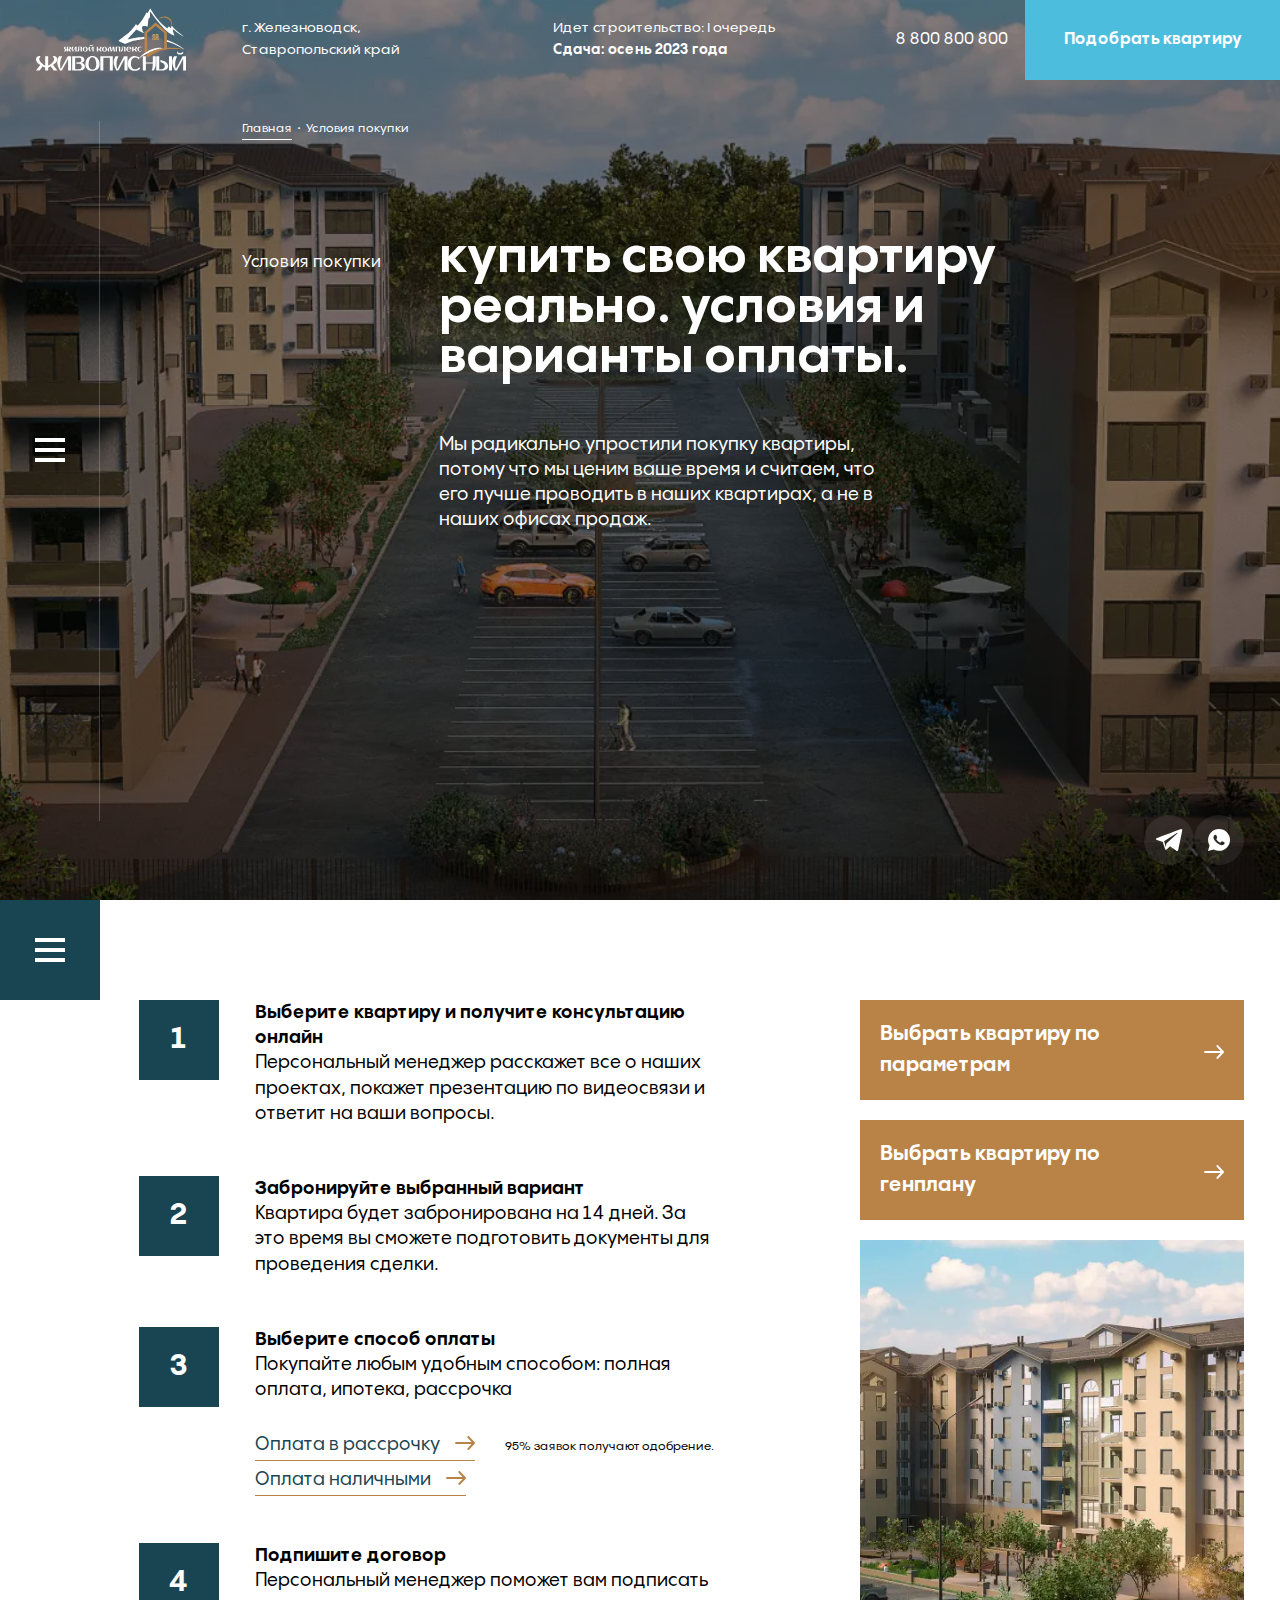
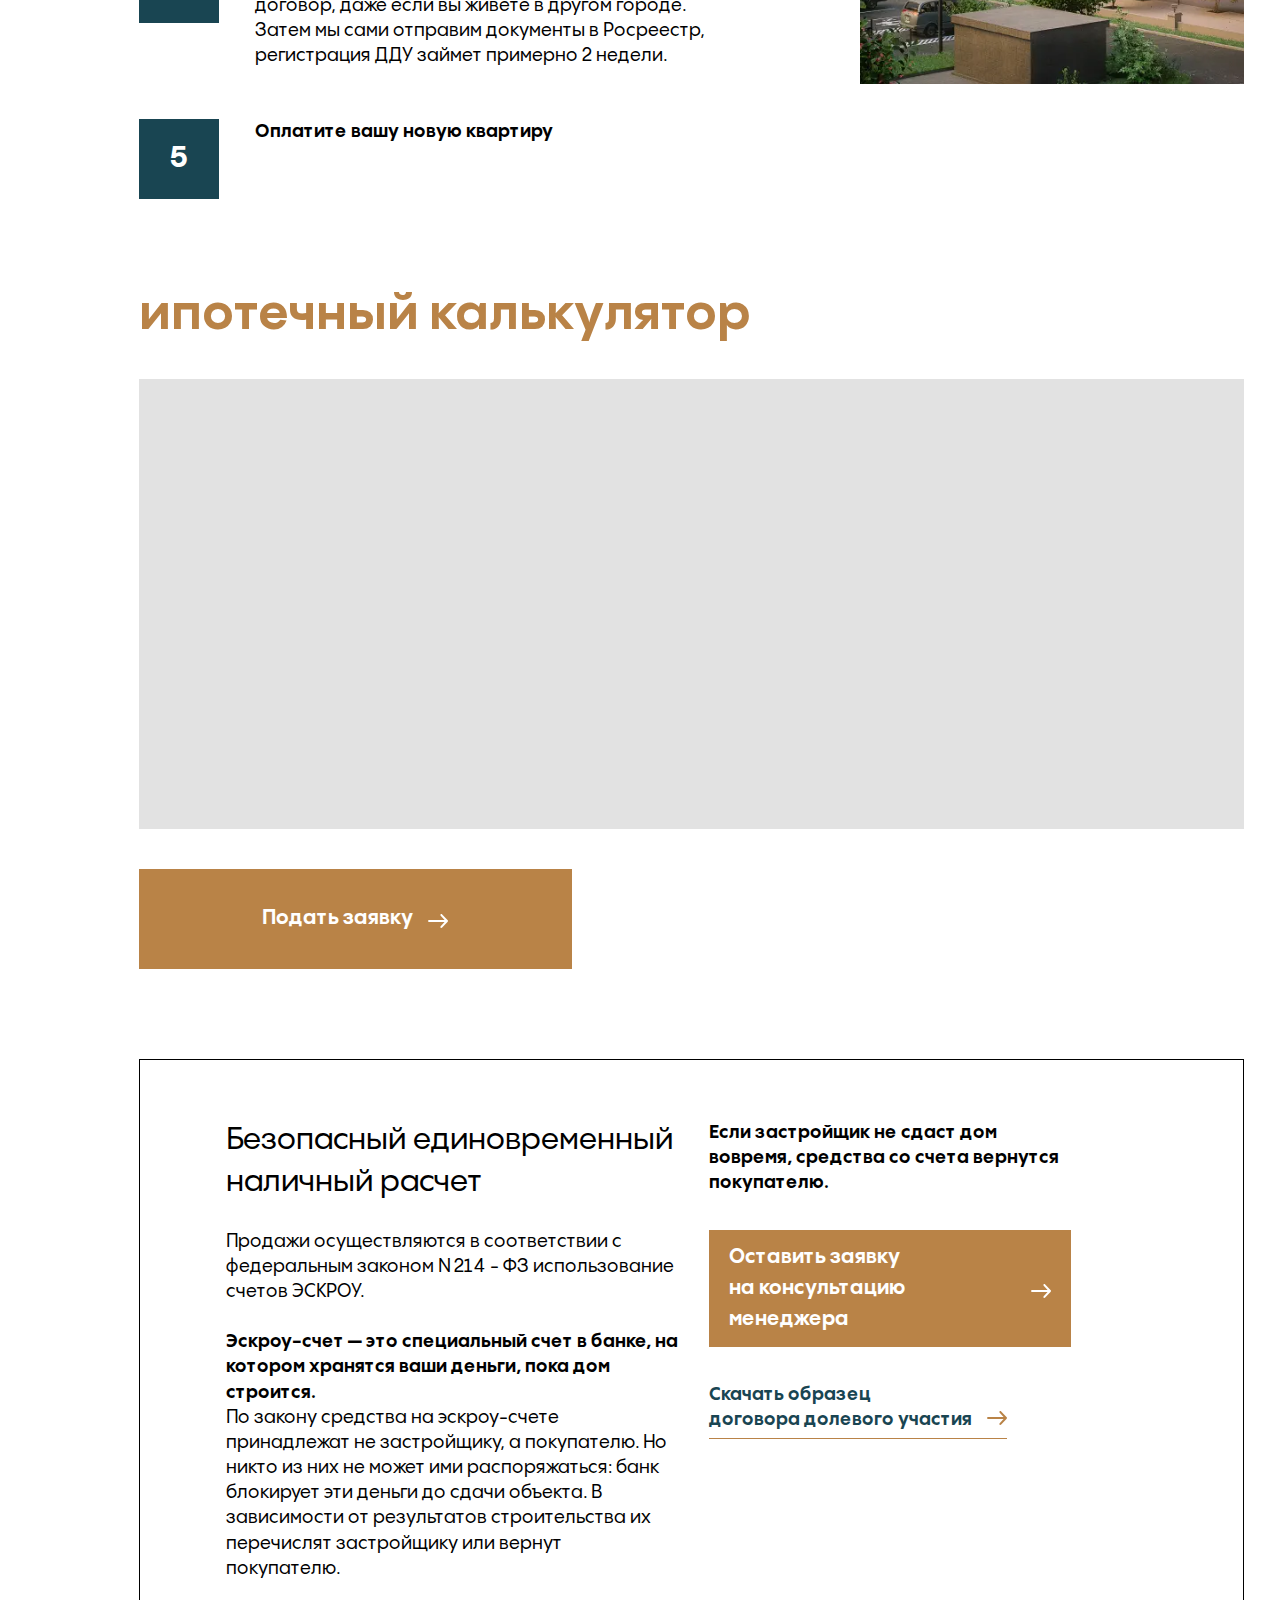
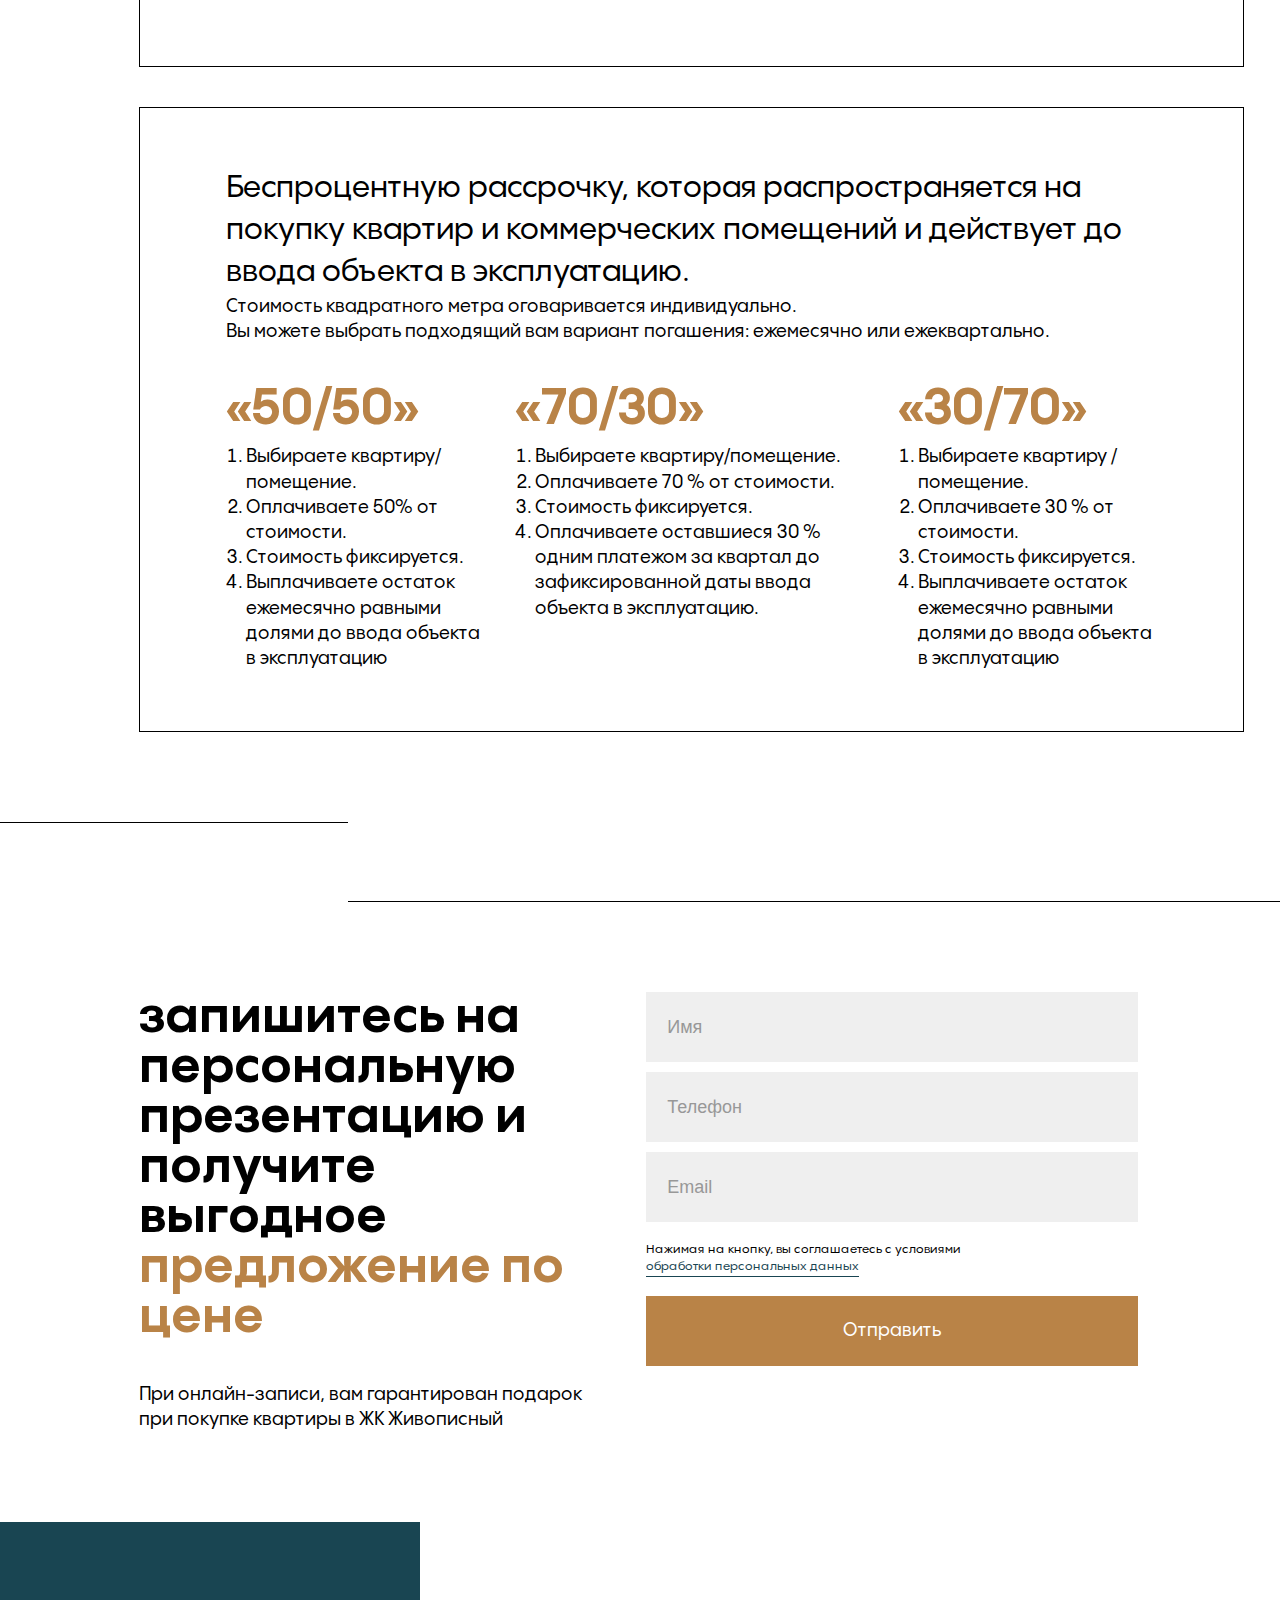
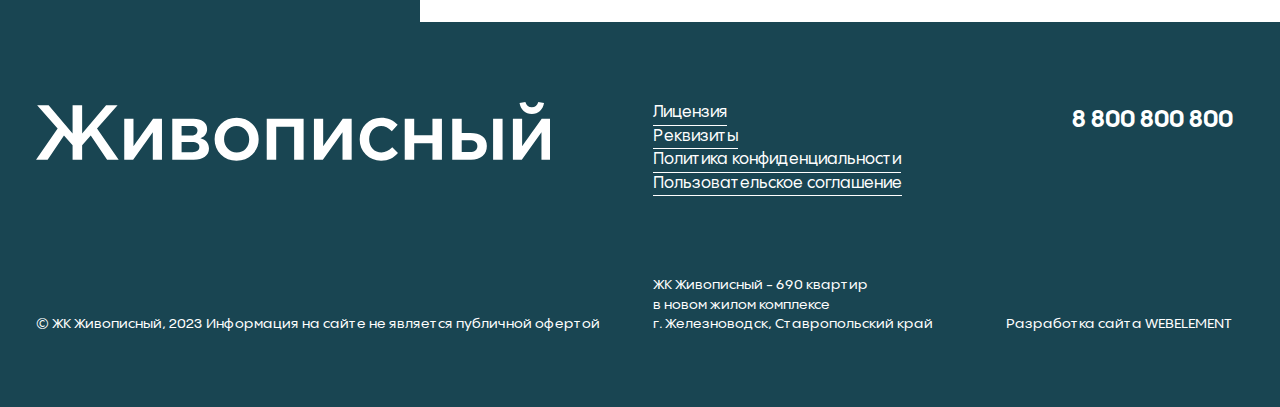
<file: terms-purchase.html>
<!DOCTYPE html><html lang="ru"><head lang="ru"><meta charset="UTF-8"><meta http-equiv="X-UA-Compatible" content="IE=edge"><meta name="viewport" content="initial-scale=1.0, width=device-width"><meta name="mobile-web-app-capable" content="yes"><meta name="application-name" content=""><meta name="apple-mobile-web-app-capable" content="yes"><meta name="apple-mobile-web-app-status-bar-style" content="black-translucent"><meta name="apple-mobile-web-app-title" content=""><meta name="msapplication-TileImage" content="./images/favicons/mstile-144x144.png"><meta name="msapplication-config" content="./images/favicons/browserconfig.xml"><title>Условия покупки</title><link rel="shortcut icon" href="/images/favicons/favicon.ico"><link rel="icon" type="image/png" sizes="16x16" href="./images/favicons/favicon-16x16.png"><link rel="icon" type="image/png" sizes="32x32" href="./images/favicons/favicon-32x32.png"><link rel="icon" type="image/png" sizes="48x48" href="./images/favicons/favicon-48x48.png"><link rel="manifest" href="/images/favicons/manifest.json"><link rel="apple-touch-icon" sizes="57x57" href="./images/favicons/apple-touch-icon-57x57.png"><link rel="apple-touch-icon" sizes="60x60" href="./images/favicons/apple-touch-icon-60x60.png"><link rel="apple-touch-icon" sizes="72x72" href="./images/favicons/apple-touch-icon-72x72.png"><link rel="apple-touch-icon" sizes="76x76" href="./images/favicons/apple-touch-icon-76x76.png"><link rel="apple-touch-icon" sizes="114x114" href="./images/favicons/apple-touch-icon-114x114.png"><link rel="apple-touch-icon" sizes="120x120" href="./images/favicons/apple-touch-icon-120x120.png"><link rel="apple-touch-icon" sizes="144x144" href="./images/favicons/apple-touch-icon-144x144.png"><link rel="apple-touch-icon" sizes="152x152" href="./images/favicons/apple-touch-icon-152x152.png"><link rel="apple-touch-icon" sizes="167x167" href="./images/favicons/apple-touch-icon-167x167.png"><link rel="apple-touch-icon" sizes="180x180" href="./images/favicons/apple-touch-icon-180x180.png"><link rel="apple-touch-icon" sizes="1024x1024" href="./images/favicons/apple-touch-icon-1024x1024.png"><link rel="icon" type="image/png" sizes="228x228" href="./images/favicons/coast-228x228.png"><link rel="yandex-tableau-widget" href="./images/favicons/yandex-browser-manifest.json"><link rel="preload" as="font" href="./css/fonts.css"><link rel="stylesheet" href="./css/main.css"></head><body><header class="s-header"><div class="s-header__container"><button class="burger-menu js-menu-open s-header__burger-menu"><span class="burger-menu__line"></span></button><a class="s-header__logo" href="homepage.html"><svg class="s-header__logo-img" width="169" height="71" viewBox="0 0 169 71" fill="none" xmlns="http://www.w3.org/2000/svg">
<path d="M168.845 70.4274C168.426 70.4222 168.007 70.417 167.588 70.417C167.032 70.417 166.482 70.417 165.927 70.417C165.843 70.417 165.759 70.4117 165.675 70.4065C165.612 70.4012 165.55 70.3384 165.544 70.2755C165.539 70.1078 165.534 69.9402 165.534 69.7725C165.534 65.8641 165.534 61.9608 165.534 58.0523C165.534 57.8847 165.529 57.717 165.523 57.5494C165.523 57.5389 165.513 57.5179 165.502 57.5127C165.466 57.4865 165.44 57.497 165.419 57.5284C165.335 57.6751 165.251 57.8166 165.172 57.9633C163.208 61.6412 161.243 65.3192 159.278 69.0024C159.048 69.432 158.817 69.8564 158.587 70.286C158.545 70.3646 158.471 70.4065 158.382 70.4065C157.743 70.4065 157.109 70.4065 156.47 70.4065C156.381 70.4065 156.308 70.375 156.281 70.2807C156.198 69.9873 156.056 69.7254 155.92 69.4529C155.49 68.5989 155.061 67.7502 154.668 66.8805C154.097 65.6178 153.714 64.308 153.494 62.9458C153.326 61.8979 153.274 60.8448 153.368 59.7865C153.426 59.1526 153.573 58.5291 153.751 57.9161C154.102 56.7058 154.605 55.5584 155.186 54.4372C155.202 54.4058 155.223 54.3796 155.239 54.3534C155.281 54.2958 155.333 54.2643 155.406 54.2591C155.475 54.2591 155.543 54.2539 155.606 54.2539C156.596 54.2539 157.581 54.2539 158.571 54.2539C158.639 54.2539 158.702 54.2591 158.77 54.2643C158.812 54.2696 158.843 54.3377 158.822 54.3848C158.786 54.4582 158.749 54.5368 158.712 54.6101C158.304 55.3646 157.963 56.1452 157.67 56.9468C157.287 58.0052 156.989 59.0845 156.811 60.1952C156.68 61.0073 156.585 61.8246 156.58 62.6472C156.575 63.1658 156.57 63.6845 156.59 64.2085C156.643 65.4344 156.774 66.6499 157.083 67.8393C157.146 68.0803 157.23 68.316 157.308 68.557C157.314 68.5675 157.376 68.5728 157.387 68.5623C157.444 68.4837 157.507 68.3999 157.555 68.316C158.099 67.2944 158.639 66.278 159.184 65.2563C161.065 61.725 162.946 58.1885 164.832 54.6573C164.879 54.5682 164.926 54.4792 164.979 54.3953C165.026 54.322 165.083 54.2696 165.183 54.2696C165.319 54.2696 165.45 54.2643 165.586 54.2643C166.524 54.2643 167.462 54.2643 168.4 54.2643C168.552 54.2643 168.704 54.2853 168.85 54.2329C168.845 59.6346 168.845 65.031 168.845 70.4274Z" fill="white"/>
<path d="M129.042 49.287C128.487 49.4809 127.958 49.7219 127.424 49.9734C126.439 50.4397 125.48 50.9531 124.526 51.4823C123.18 52.2315 121.849 53.0069 120.555 53.8399C120.413 53.929 120.282 54.0338 120.146 54.1333C120.094 54.1752 120.125 54.2172 120.162 54.2538L120.172 54.2434C120.151 54.2224 120.12 54.1753 120.11 54.1805C120.031 54.2119 119.958 54.2434 119.889 54.2853C119.654 54.4372 119.423 54.5996 119.193 54.7516C119.098 54.8144 118.994 54.8668 118.894 54.9245C118.884 54.8668 118.873 54.804 118.863 54.7463C118.92 54.6887 118.978 54.6258 119.041 54.5787C119.434 54.28 119.832 53.9866 120.225 53.688C120.309 53.667 120.356 53.6199 120.377 53.5361C120.455 53.4889 120.466 53.4575 120.408 53.4679C120.387 53.4732 120.377 53.5046 120.361 53.5203C120.314 53.4994 120.272 53.5099 120.235 53.5361C119.832 53.7666 119.444 54.0286 119.077 54.3167C118.433 54.8144 117.789 55.3174 117.155 55.8309C116.662 56.229 116.232 56.6953 115.819 57.1773C115.546 57.4917 115.284 57.8165 115.022 58.1361C115.001 58.0575 114.98 57.9737 114.954 57.8951C115.007 57.7903 115.064 57.6908 115.117 57.586C115.179 57.4603 115.169 57.3817 115.059 57.2716C114.346 56.5224 113.498 56.0195 112.492 55.7837C112.476 55.7785 112.46 55.7785 112.445 55.7732C111.26 55.6265 110.139 55.7889 109.128 56.47C108.735 56.732 108.4 57.0568 108.127 57.4498C107.876 57.8061 107.672 58.1938 107.514 58.5972C107.163 59.4931 106.954 60.4204 106.891 61.3792C106.875 61.6464 106.854 61.9136 106.839 62.1808C106.786 63.2077 106.854 64.2241 107.095 65.2248C107.21 65.6964 107.368 66.1574 107.598 66.587C108.243 67.8183 109.243 68.5937 110.6 68.8923C110.862 68.9499 111.129 68.9709 111.397 68.9814C111.999 68.9971 112.602 68.9499 113.188 68.7875C114.273 68.4889 115.169 67.9021 115.871 67.0271C115.913 66.9747 115.95 66.9224 115.991 66.87C116.039 66.8123 116.117 66.7966 116.17 66.8333C116.536 67.1005 116.903 67.3624 117.265 67.6297C117.317 67.6716 117.327 67.7397 117.286 67.8078C116.683 68.8137 115.84 69.5577 114.771 70.0397C114.221 70.2912 113.644 70.4536 113.042 70.5479C112.832 70.5479 112.617 70.5322 112.424 70.6422C111.721 70.6422 111.014 70.6422 110.312 70.6422C110.082 70.5374 109.835 70.5427 109.594 70.5479C108.452 70.396 107.389 69.9978 106.404 69.4058C105.33 68.7561 104.523 67.8602 103.999 66.7128C103.611 65.8535 103.354 64.9576 103.255 64.0146C103.213 63.5954 103.176 63.1815 103.176 62.7624C103.192 60.4257 103.957 58.3562 105.471 56.5905C106.634 55.2336 108.122 54.411 109.893 54.1281C111.507 53.8714 113.063 54.0757 114.53 54.8197C114.781 54.9454 115.033 55.0816 115.279 55.2231C115.515 55.3541 115.73 55.5113 115.929 55.6946C116.259 55.9985 116.191 56.0299 116.521 55.637C117.207 54.8302 117.94 54.0757 118.711 53.3527C119.261 52.834 119.837 52.352 120.45 51.9119C120.885 51.5975 121.315 51.2779 121.744 50.9583C121.875 50.8588 121.996 50.7435 122.121 50.6335C122.315 50.5706 122.462 50.4292 122.63 50.3244C123.342 49.8581 124.044 49.3761 124.804 48.9989C124.877 48.9622 124.935 48.8993 124.998 48.8469C125.234 48.7945 125.422 48.6531 125.632 48.5483C126.229 48.2497 126.821 47.9405 127.429 47.6524C128.429 47.1808 129.462 46.7984 130.504 46.4264C132.815 45.6091 135.178 45.017 137.614 44.7498C138.415 44.6608 139.217 44.6503 140.019 44.6974C140.338 44.7184 140.647 44.7813 140.957 44.8651C141.25 44.9489 141.528 45.0537 141.763 45.258C141.884 45.3628 142.025 45.3995 142.177 45.4152C142.114 45.4414 142.057 45.4728 141.994 45.4886C141.391 45.6353 140.778 45.6929 140.171 45.7924C139.825 45.8501 139.479 45.892 139.133 45.9601C138.625 46.0649 138.122 46.1801 137.619 46.3007C136.582 46.5521 135.555 46.8403 134.528 47.1546C133.265 47.5424 132.05 48.0558 130.829 48.5588C130.289 48.7841 129.755 49.0198 129.2 49.198C129.142 49.2032 129.074 49.2189 129.042 49.287Z" fill="white"/>
<path d="M61.7233 70.5427C60.3506 70.3698 59.0984 69.893 57.9877 69.0548C57.3485 68.5727 56.8455 67.9755 56.4788 67.2629C56.0911 66.5137 55.8396 65.7173 55.7034 64.8843C55.5462 63.936 55.5409 62.9772 55.63 62.0289C55.761 60.5619 56.1697 59.1735 56.9136 57.8847C57.1808 57.4184 57.4899 56.9835 57.8253 56.5644C58.7212 55.4641 59.8686 54.7464 61.2151 54.3325C61.8595 54.1386 62.5196 54.0338 63.1903 54.0181C63.9447 54.0024 64.6992 54.0443 65.4327 54.2329C66.8996 54.6101 68.1571 55.3331 69.142 56.4963C70.0904 57.6175 70.7243 58.8958 71.0911 60.3104C71.374 61.4054 71.4683 62.5214 71.4264 63.6478C71.4002 64.3866 71.3006 65.1148 71.1015 65.8274C70.9967 66.1994 70.8605 66.5556 70.7033 66.9119C70.2737 67.8916 69.6136 68.6723 68.7334 69.2696C67.9056 69.8302 66.994 70.2022 66.0247 70.4222C65.8151 70.4694 65.5951 70.4956 65.3803 70.5322C65.134 70.5322 64.8878 70.5217 64.6572 70.6318C63.8871 70.6318 63.1169 70.6318 62.3467 70.6318C62.1529 70.5217 61.9381 70.5375 61.7233 70.5427ZM67.7903 63.2863C67.8008 62.5109 67.7222 61.6465 67.586 60.782C67.4393 59.8703 67.2088 58.9797 66.8682 58.1204C66.732 57.7746 66.5643 57.4498 66.3652 57.1407C66.0771 56.7006 65.7313 56.3181 65.3069 56.009C64.28 55.265 62.7868 55.2441 61.7233 56.009C61.4351 56.2186 61.1836 56.4596 60.9583 56.732C60.6073 57.1669 60.3453 57.6489 60.1358 58.1676C59.7271 59.184 59.4861 60.2423 59.3446 61.3269C59.2241 62.2752 59.1927 63.2287 59.2294 64.1875C59.2556 64.8424 59.3551 65.4868 59.5385 66.1155C59.7062 66.6814 59.9472 67.2158 60.3087 67.6873C60.9007 68.468 61.6604 68.9657 62.6297 69.1543C63.1117 69.2486 63.5989 69.2591 64.0809 69.2015C65.0135 69.0967 65.8099 68.7037 66.4438 68.0017C66.7372 67.6768 66.9782 67.3153 67.1668 66.9171C67.4236 66.367 67.5755 65.7855 67.6751 65.1882C67.7798 64.5909 67.7956 63.9884 67.7903 63.2863Z" fill="white"/>
<path d="M109.516 70.6318C109.542 70.6003 109.573 70.5689 109.6 70.5375L109.516 70.6318Z" fill="#BA854A"/>
<path d="M122.085 34.9996C121.299 35.0258 120.513 35.1044 119.732 35.1882C119.366 35.2301 118.999 35.2668 118.632 35.3087C117.935 35.382 117.238 35.4868 116.542 35.5916C115.745 35.7121 114.959 35.8536 114.168 36.0055C112.754 36.278 111.355 36.608 109.961 36.98C107.064 37.7607 104.229 38.7247 101.463 39.8773C101.217 39.9821 100.965 40.0764 100.714 40.1707C100.572 40.2231 100.426 40.265 100.279 40.3017C100.064 40.3541 99.8494 40.3436 99.6345 40.2912C99.3726 40.2231 99.1263 40.1236 98.8853 40.0083C98.1099 39.652 97.3345 39.301 96.5643 38.929C95.4798 38.4051 94.4005 37.8707 93.316 37.3415C93.2112 37.2891 93.1117 37.2315 93.0121 37.1634C92.9912 37.1529 92.9807 37.0953 92.9912 37.0743C93.0331 37.0062 93.0855 36.9381 93.1431 36.8752C93.7771 36.2046 94.432 35.5549 95.1183 34.9419C96.1504 34.0094 97.2402 33.1449 98.3562 32.3171C99.3359 31.5888 100.326 30.871 101.311 30.1428C102.443 29.3045 103.543 28.4295 104.601 27.497C106.377 25.9252 107.975 24.191 109.437 22.3258C110.406 21.0841 111.318 19.8005 112.172 18.4802C112.261 18.3387 112.361 18.2025 112.45 18.0663C112.471 18.0349 112.56 18.0244 112.581 18.0558C112.633 18.1187 112.691 18.1816 112.733 18.2549C112.953 18.6112 113.168 18.9727 113.382 19.329C113.45 19.4442 113.513 19.5647 113.581 19.68C113.623 19.7481 113.718 19.7795 113.801 19.7376C113.985 19.6538 114.168 19.57 114.341 19.4704C114.676 19.2766 114.975 19.0303 115.263 18.7736C115.777 18.3125 116.243 17.8148 116.688 17.2857C117.448 16.3897 118.134 15.4414 118.794 14.4722C119.989 12.7118 121.079 10.8833 122.116 9.02859C122.792 7.81308 123.442 6.58709 124.065 5.34539C124.102 5.27204 124.139 5.19345 124.175 5.1201C124.243 4.98912 124.322 4.96293 124.463 5.04675C124.589 5.12534 124.715 5.21441 124.83 5.30872C124.951 5.40302 125.061 5.50781 125.176 5.59688C125.239 5.64403 125.323 5.67546 125.396 5.71214C125.433 5.72786 125.459 5.71738 125.485 5.68594C125.564 5.5602 125.653 5.43446 125.726 5.30348C126.318 4.27134 126.905 3.23921 127.492 2.20708C127.717 1.81413 127.947 1.42643 128.183 1.03872C128.262 0.907743 128.351 0.78724 128.435 0.666738C128.461 0.630063 128.534 0.635302 128.566 0.677216C128.623 0.755805 128.686 0.839633 128.739 0.923461C129.095 1.46834 129.456 2.01323 129.807 2.56335C130.688 3.93079 131.557 5.30348 132.443 6.66044C133.679 8.55705 134.994 10.396 136.419 12.1564C136.618 12.4027 136.818 12.6489 137.027 12.8952C137.09 12.9685 137.174 13.0314 137.247 13.0995C137.279 13.1938 137.341 13.2619 137.42 13.3143C137.467 13.4453 137.567 13.5396 137.656 13.6391C138.169 14.2154 138.672 14.797 139.196 15.3628C141.617 17.972 144.252 20.3506 147.024 22.5773C147.102 22.6402 147.181 22.703 147.265 22.7607C147.338 22.8131 147.417 22.8131 147.506 22.7869C147.668 22.7345 147.804 22.6349 147.92 22.5144C148.103 22.3206 148.281 22.1162 148.454 21.9172C148.653 21.6919 148.842 21.4561 149.041 21.2308C149.161 21.0946 149.297 20.9636 149.465 20.885C149.507 20.8641 149.565 20.8641 149.607 20.8745C149.669 20.8955 149.727 20.9322 149.779 20.9741C150.01 21.1679 150.24 21.3618 150.461 21.5661C150.66 21.7443 150.843 21.9381 151.042 22.1215C151.189 22.2577 151.346 22.3834 151.535 22.462C151.592 22.4882 151.681 22.4568 151.707 22.4044C151.728 22.3573 151.749 22.3153 151.77 22.2682C151.901 21.9067 152.032 21.5452 152.158 21.1784C152.331 20.6702 152.493 20.162 152.661 19.6538C152.74 19.6852 152.782 19.7533 152.829 19.8162C152.865 19.8686 152.907 19.9158 152.949 19.9629C152.975 20.0834 153.043 20.1777 153.112 20.272C153.421 20.7278 153.767 21.1627 154.128 21.5818C155.013 22.614 155.983 23.5623 156.983 24.4844C158.388 25.7785 159.849 27.0097 161.332 28.22C162.579 29.2364 163.831 30.2476 165.073 31.2692C165.408 31.5469 165.722 31.8508 166.047 32.1442C166.084 32.1756 166.1 32.2228 166.126 32.2699C166.131 32.2804 166.126 32.3014 166.115 32.3066C166.105 32.3171 166.084 32.3328 166.074 32.3328C166.011 32.3171 165.943 32.3014 165.885 32.2752C165.461 32.0813 165.052 31.8403 164.654 31.5993C163.794 31.0754 162.961 30.5148 162.134 29.9437C159.671 28.2305 157.266 26.4386 154.94 24.542C154.631 24.2905 154.322 24.0286 154.013 23.7718C153.992 23.7561 153.95 23.7666 153.918 23.7666C153.908 23.7666 153.897 23.7876 153.892 23.798C153.887 23.8138 153.887 23.8295 153.882 23.8452C153.882 23.8609 153.882 23.8766 153.882 23.8976C153.95 25.5689 154.228 27.1931 154.94 28.7229C155.076 29.0111 155.202 29.3045 155.328 29.5927C155.454 29.8861 155.564 30.1847 155.637 30.4938C155.663 30.6091 155.668 30.7243 155.679 30.8396C155.684 30.913 155.626 30.9758 155.558 30.9601C155.38 30.9234 155.197 30.892 155.019 30.8501C154.348 30.6929 153.709 30.4414 153.085 30.148C152.399 29.8284 151.749 29.4564 151.11 29.0478C149.879 28.2619 148.726 27.3712 147.616 26.4282C145.866 24.9402 144.226 23.3318 142.644 21.6657C140.736 19.659 138.924 17.5738 137.174 15.431C134.187 11.7844 131.358 8.02265 128.702 4.13512C128.634 4.04082 128.56 3.95175 128.487 3.85744C128.482 3.8522 128.456 3.86268 128.44 3.86792C128.382 3.89936 128.409 3.82601 128.403 3.88888C128.393 3.98842 128.377 4.08797 128.372 4.18752C128.351 5.16202 128.34 6.13128 128.309 7.10578C128.283 7.94406 128.241 8.78234 128.194 9.61538C128.178 9.8983 128.136 10.1812 128.105 10.4641C128.073 10.7628 127.942 11.009 127.701 11.1872C127.555 11.2972 127.397 11.3967 127.245 11.4963C127.104 11.5906 126.962 11.6744 126.826 11.774C126.701 11.863 126.622 11.9888 126.601 12.1512C126.538 12.5494 126.465 12.9423 126.412 13.3405C126.313 14.1211 126.224 14.9018 126.135 15.6877C126.082 16.1383 126.046 16.5888 125.998 17.0394C125.946 17.5214 125.894 18.0034 125.847 18.4907C125.799 18.957 125.752 19.4233 125.7 19.8896C125.668 20.1568 125.637 20.424 125.6 20.6859C125.59 20.775 125.511 20.8326 125.422 20.8117C124.982 20.7174 124.537 20.6231 124.097 20.5183C123.578 20.3925 123.054 20.2825 122.52 20.2039C122.085 20.1358 121.65 20.1306 121.215 20.1515C120.964 20.162 120.717 20.2301 120.482 20.3139C119.837 20.5445 119.481 21.016 119.366 21.6814C119.318 21.9643 119.308 22.2472 119.324 22.5354C119.355 23.0907 119.465 23.6304 119.607 24.1648C119.701 24.5368 119.816 24.9088 119.916 25.2755C120.057 25.7942 120.272 26.2867 120.534 26.753C120.691 27.0307 120.848 27.3083 121 27.586C121.089 27.7484 121.178 27.9056 121.205 28.0942C121.21 28.1361 121.163 28.1938 121.115 28.1885C121.032 28.1781 120.948 28.1781 120.869 28.1519C120.628 28.0733 120.408 27.9528 120.193 27.8218C119.827 27.586 119.439 27.3869 119.046 27.2036C117.076 26.2762 115.106 25.3593 113.131 24.4372C113.042 24.3953 112.947 24.3586 112.853 24.3272C112.827 24.3167 112.785 24.3272 112.759 24.3429C112.717 24.3691 112.68 24.4058 112.649 24.4425C111.549 25.7051 110.391 26.9206 109.259 28.1571C108.117 29.404 106.969 30.651 105.838 31.9137C105.225 32.6 104.633 33.3073 104.041 34.0146C103.774 34.3342 103.533 34.68 103.286 35.0205C103.229 35.0991 103.176 35.1882 103.134 35.2825C103.113 35.3244 103.092 35.3873 103.108 35.4187C103.124 35.4449 103.192 35.4659 103.234 35.4606C103.548 35.4082 103.863 35.3611 104.172 35.2877C105.131 35.0624 106.095 34.8267 107.053 34.5909C108.421 34.2556 109.793 33.9622 111.177 33.716C112.151 33.5431 113.126 33.3911 114.105 33.2601C114.834 33.1606 115.567 33.0925 116.301 33.0191C116.882 32.9615 117.469 32.9143 118.051 32.8672C118.15 32.8567 118.25 32.8515 118.349 32.8462C119.586 32.7886 120.827 32.71 122.064 32.7153C122.116 33.4645 122.116 34.2346 122.085 34.9996Z" fill="white"/>
<path d="M122.085 34.9996C122.111 34.2294 122.116 33.4592 122.085 32.6943C122.095 32.4952 122.106 32.2909 122.111 32.0918C122.116 30.5672 122.111 29.0426 122.116 27.5127C122.116 27.015 122.09 27.0621 122.462 26.7425C123.18 26.1348 123.898 25.5323 124.615 24.9245C125.202 24.4268 125.789 23.9238 126.37 23.4208C127.324 22.6035 128.278 21.781 129.226 20.9584C129.86 20.4083 130.483 19.8529 131.117 19.3028C131.61 18.8732 132.107 18.454 132.61 18.0349C133.255 17.4952 133.91 16.9713 134.512 16.395C134.596 16.3164 134.675 16.3112 134.779 16.3898C134.942 16.5103 135.099 16.6308 135.251 16.7617C136.063 17.4638 136.875 18.1659 137.687 18.8679C138.117 19.2399 138.562 19.6014 138.971 19.9944C139.259 20.272 139.584 20.5183 139.888 20.7803C140.317 21.1522 140.752 21.5242 141.182 21.8962C142.355 22.9231 143.529 23.9448 144.703 24.9717C145.41 25.5899 146.122 26.2029 146.825 26.8211C147.275 27.2193 147.207 27.1093 147.212 27.6751C147.217 30.2423 147.217 32.8043 147.223 35.3716C147.223 35.5707 147.233 35.775 147.238 35.9741C147.238 36.5923 147.238 37.2106 147.238 37.8288C147.233 37.9807 147.223 38.1274 147.223 38.2794C147.223 40.3751 147.223 42.4655 147.228 44.5612C147.228 44.6608 147.228 44.7603 147.228 44.8651C147.228 44.8965 147.238 44.9332 147.238 44.9647C147.244 45.0118 147.301 45.0537 147.343 45.0485C147.899 44.9332 148.464 44.8337 149.03 44.8022C149.832 44.7551 150.633 44.687 151.44 44.687C152.562 44.687 153.683 44.7132 154.804 44.7603C155.606 44.797 156.407 44.8756 157.209 44.9018C157.261 44.9018 157.308 44.9123 157.361 44.9175C157.879 44.9699 158.393 45.0223 158.911 45.0747C159.346 45.1166 159.781 45.148 160.211 45.2109C161.007 45.3262 161.804 45.4257 162.595 45.5672C163.533 45.7348 164.47 45.9234 165.387 46.1854C165.529 46.2273 165.681 46.2535 165.827 46.2849C165.901 46.3164 165.979 46.3426 166.053 46.374C166.246 46.4683 166.435 46.5626 166.65 46.5836L166.639 46.5783C166.676 46.6517 166.76 46.6517 166.823 46.6884C166.87 46.7355 166.865 46.6465 166.865 46.7146C166.865 46.7408 166.849 46.7774 166.833 46.7827C166.807 46.7932 166.765 46.7932 166.734 46.7879C166.121 46.7041 165.508 46.615 164.895 46.5312C164.565 46.484 164.229 46.4474 163.899 46.4107C163.417 46.3635 162.935 46.3216 162.448 46.2797C161.798 46.2221 161.149 46.1697 160.499 46.1173C160.468 46.112 160.431 46.1121 160.399 46.1121C159.582 46.0754 158.76 46.0177 157.942 46.0073C156.554 45.9915 155.16 45.9915 153.772 46.0073C152.97 46.0177 152.163 46.0649 151.362 46.1173C150.592 46.1644 149.827 46.2326 149.062 46.3111C148.365 46.3845 147.668 46.484 146.971 46.5731C145.855 46.7093 144.755 46.9032 143.655 47.118C142.471 47.3485 141.302 47.6262 140.139 47.9458C138.573 48.3754 137.022 48.8574 135.497 49.418C134.098 49.9315 132.715 50.4921 131.395 51.1836C131.206 51.2832 130.997 51.3618 130.845 51.5242C130.834 51.5294 130.819 51.5347 130.808 51.5452C130.803 51.5504 130.803 51.5609 130.798 51.5714C130.808 51.5556 130.824 51.5347 130.834 51.519C130.918 51.5085 131.002 51.5085 131.081 51.477C131.206 51.4299 131.327 51.367 131.447 51.3094C132.432 50.8012 133.459 50.3978 134.497 50.0101C135.487 49.6433 136.482 49.2975 137.499 49.0198C137.855 48.9203 138.211 48.8365 138.573 48.7579C138.719 48.7264 138.871 48.7317 139.029 48.716C138.997 48.826 138.908 48.7998 138.85 48.8155C137.163 49.3132 135.513 49.9262 133.915 50.6597C131.903 51.5818 129.965 52.6454 128.115 53.8661C127.738 54.1176 127.371 54.3796 127.062 54.7201C126.795 55.0135 126.46 55.134 126.072 55.1288C125.543 55.1183 125.045 54.9978 124.6 54.6992C124.432 54.5839 124.29 54.4425 124.186 54.2643C124.039 54.0076 123.981 53.7404 124.06 53.4418C124.139 53.1431 124.275 52.8812 124.458 52.6349C124.762 52.2315 125.118 51.8752 125.501 51.5504C126.051 51.0841 126.648 50.6807 127.277 50.3297C127.717 50.0834 128.157 49.8476 128.597 49.6014C128.754 49.5123 128.932 49.4442 129.053 49.2923C129.09 49.2242 129.153 49.2137 129.215 49.1927C129.771 49.0146 130.305 48.7788 130.845 48.5535C132.066 48.0506 133.281 47.5371 134.544 47.1494C135.565 46.8351 136.592 46.5469 137.635 46.2954C138.138 46.1749 138.641 46.0597 139.149 45.9549C139.49 45.8868 139.841 45.8448 140.186 45.7872C140.794 45.6877 141.412 45.6248 142.01 45.4833C142.073 45.4676 142.135 45.4362 142.193 45.41C142.361 45.3943 142.528 45.3838 142.691 45.3628C143.073 45.3209 143.456 45.258 143.838 45.2319C144.247 45.2004 144.242 45.2161 144.247 44.7918C144.247 44.7603 144.247 44.7236 144.247 44.6922C144.263 41.0195 144.236 37.352 144.278 33.6793C144.299 32.0342 144.283 30.3943 144.283 28.7492C144.283 28.6129 144.283 28.482 144.283 28.3457C144.283 28.241 144.242 28.1466 144.168 28.0785C143.995 27.9214 143.822 27.7589 143.644 27.607C143.12 27.1617 142.596 26.7216 142.067 26.2815C140.962 25.3594 139.851 24.4373 138.746 23.5099C137.745 22.6716 136.744 21.8281 135.749 20.9846C135.455 20.7383 135.162 20.4816 134.869 20.2354C134.743 20.1306 134.68 20.1253 134.554 20.2092C134.193 20.4554 133.857 20.7383 133.538 21.0265C132.532 21.9381 131.474 22.7921 130.431 23.6566C129.697 24.2644 128.959 24.8774 128.23 25.4903C127.754 25.8885 127.293 26.3024 126.821 26.7006C126.465 27.0045 126.098 27.3031 125.742 27.6018C125.537 27.7747 125.338 27.9528 125.134 28.1309C125.05 28.3929 125.087 28.6601 125.061 28.9273C125.04 29.1107 125.034 29.294 125.029 29.4774C125.008 31.6569 124.993 33.8365 125.029 36.016C125.034 36.3828 125.061 36.7547 125.061 37.1215C125.071 38.7142 125.076 40.307 125.076 41.8997C125.076 43.5448 125.071 45.1847 125.066 46.8298C125.066 46.9818 125.061 47.1337 125.055 47.2804C125.04 47.7991 125.029 48.3178 125.014 48.8365C124.951 48.8889 124.888 48.9517 124.82 48.9884C124.055 49.3656 123.353 49.8476 122.645 50.3139C122.478 50.424 122.331 50.5602 122.137 50.623C122.085 50.424 122.106 50.2249 122.106 50.0205C122.106 46.7879 122.106 43.5553 122.111 40.3227C122.111 38.7299 122.111 37.1424 122.111 35.5497C122.106 35.3716 122.095 35.183 122.085 34.9996Z" fill="#BA854A"/>
<path d="M10.3419 59.5403C10.3419 57.979 10.3419 56.4229 10.3419 54.8616C10.3419 54.7097 10.3472 54.5577 10.3472 54.411C10.3472 54.3534 10.4153 54.2801 10.4729 54.2748C10.541 54.2696 10.6091 54.2643 10.672 54.2643C11.5784 54.2643 12.4795 54.2643 13.3859 54.2643C13.454 54.2643 13.5169 54.2748 13.585 54.2748C13.6427 54.2801 13.6793 54.322 13.6898 54.3691C13.7055 54.4477 13.7108 54.5368 13.7108 54.6206C13.7108 55.024 13.7108 55.4275 13.7108 55.8256C13.7108 58.6077 13.7108 61.3897 13.7108 64.1718C13.7108 64.3394 13.716 64.5071 13.7212 64.6747C13.7212 64.7324 13.8155 64.7952 13.8627 64.769C13.8941 64.7533 13.9256 64.7428 13.9518 64.7271C15.314 63.957 16.5976 63.082 17.7555 62.0289C18.4051 61.4421 18.971 60.782 19.4477 60.0485C19.7307 59.6084 19.9769 59.1578 20.1498 58.6601C20.307 58.199 20.4118 57.7275 20.396 57.2298C20.3908 56.973 20.3437 56.7268 20.2651 56.491C20.1341 56.0824 19.9036 55.7366 19.5578 55.4798C19.4897 55.4275 19.4215 55.3855 19.3534 55.3384C19.2958 55.2965 19.2591 55.2388 19.2591 55.1707C19.2591 54.804 19.2644 54.432 19.2644 54.0653C19.2644 54.0076 19.343 53.95 19.4058 53.9447C19.7411 53.9238 20.0765 53.9867 20.4065 54.0391C21.2448 54.1753 22.015 54.4896 22.7013 54.9978C23.2148 55.3803 23.5763 55.8728 23.7963 56.4701C24.0164 57.0621 24.0688 57.6751 23.9797 58.3038C23.8697 59.0478 23.592 59.7236 23.1833 60.3471C22.8847 60.8134 22.5284 61.2378 22.1407 61.636C21.3915 62.4061 20.548 63.0715 19.6678 63.6898C19.5316 63.7841 19.3954 63.8889 19.2644 63.9884C19.2225 64.0198 19.2172 64.0775 19.2434 64.1194C19.2696 64.1613 19.2958 64.2032 19.3272 64.2451C19.3796 64.3132 19.432 64.3761 19.4844 64.4442C20.8885 66.257 22.2979 68.075 23.702 69.8878C23.8016 70.0188 23.8959 70.1602 23.9954 70.2965C24.0216 70.3331 23.9849 70.4065 23.943 70.4117C23.8749 70.417 23.8068 70.4222 23.7439 70.4222C22.6385 70.4222 21.533 70.4222 20.4275 70.4222C20.3437 70.4222 20.2598 70.4274 20.176 70.4117C20.1288 70.4065 20.0765 70.3803 20.045 70.3436C19.9455 70.2284 19.8564 70.1131 19.7621 69.9926C18.73 68.6304 17.6978 67.2682 16.6657 65.906C16.6081 65.8274 16.54 65.754 16.4666 65.6807C16.4457 65.6597 16.4037 65.6492 16.3775 65.6597C16.3147 65.6807 16.2518 65.7069 16.1942 65.7383C15.4397 66.1365 14.6853 66.5347 13.9256 66.9329C13.8837 66.9538 13.8365 66.98 13.7998 67.0167C13.7684 67.0481 13.7265 67.0953 13.7212 67.1372C13.7055 67.2525 13.7055 67.373 13.7055 67.4882C13.7055 68.2584 13.7055 69.0286 13.7055 69.804C13.7055 69.9402 13.7055 70.0712 13.7003 70.2074C13.695 70.4117 13.6374 70.417 13.5012 70.4274C13.4855 70.4274 13.4698 70.4274 13.4488 70.4274C12.4953 70.4274 11.5365 70.4274 10.5829 70.4274C10.5305 70.4274 10.4781 70.4327 10.4362 70.4117C10.3943 70.396 10.3472 70.3646 10.3419 70.3069C10.3367 70.1707 10.3262 70.0397 10.3262 69.9035C10.3262 69.0967 10.3262 68.2951 10.3262 67.4882C10.3262 67.373 10.3262 67.2525 10.3157 67.1372C10.3105 67.0953 10.2738 67.0481 10.2424 67.0167C10.2057 66.9853 10.1585 66.9591 10.1166 66.9381C9.34646 66.5347 8.57629 66.126 7.80612 65.7226C7.77468 65.7069 7.74325 65.6912 7.71705 65.6807C7.62799 65.6388 7.57035 65.6545 7.50224 65.7383C7.40794 65.8588 7.31363 65.9741 7.22456 66.0946C6.24482 67.3887 5.25984 68.688 4.2801 69.9821C4.20151 70.0869 4.11245 70.1917 4.03386 70.3017C3.97099 70.3908 3.88716 70.4327 3.77713 70.4274C3.70902 70.4274 3.64091 70.4274 3.57804 70.4274C2.48828 70.4274 1.39851 70.4274 0.308748 70.4274C0.22492 70.4274 0.141092 70.4222 0.0572638 70.4117C0.041546 70.4117 0.0153498 70.3489 0.0258283 70.3279C0.062503 70.2545 0.104417 70.1812 0.15681 70.1183C0.947937 69.0967 1.73382 68.075 2.52495 67.0586C3.21129 66.1732 3.90288 65.2825 4.58922 64.3971C4.66257 64.3028 4.72544 64.2084 4.79355 64.1089C4.81451 64.0775 4.81451 64.0408 4.78307 64.0198C4.70448 63.957 4.63113 63.8941 4.5473 63.8365C3.99718 63.454 3.45754 63.0558 2.93885 62.6262C2.40969 62.1861 1.91196 61.7146 1.46138 61.1906C1.05272 60.7191 0.701692 60.2109 0.439729 59.6451C0.141092 58.9954 -0.0318035 58.3195 0.00487125 57.6017C0.062503 56.5015 0.5026 55.6004 1.41423 54.9507C2.09533 54.4687 2.85503 54.1753 3.68283 54.0495C4.0129 53.9971 4.34297 53.929 4.68353 53.9709C4.7202 53.9762 4.78831 54.0338 4.78831 54.0653C4.78831 54.081 4.79355 54.0967 4.79355 54.1124C4.79355 54.4634 4.79355 54.8145 4.79879 55.1655C4.79879 55.2388 4.76735 55.2965 4.70972 55.3384C4.64161 55.3908 4.56826 55.4327 4.50539 55.4798C4.07053 55.8047 3.82429 56.25 3.70902 56.7739C3.599 57.2769 3.65139 57.7746 3.77713 58.2671C3.92383 58.8382 4.17532 59.3674 4.48443 59.8703C4.97168 60.6615 5.56372 61.3635 6.24482 61.9922C6.72683 62.4376 7.23504 62.8462 7.75897 63.2339C8.47674 63.7631 9.22596 64.2399 9.99613 64.68C10.0695 64.7219 10.1481 64.7533 10.2214 64.79C10.2581 64.8057 10.3367 64.769 10.3367 64.7271C10.3419 64.5752 10.3472 64.4285 10.3472 64.2766C10.3419 62.6943 10.3419 61.1173 10.3419 59.5403Z" fill="white"/>
<path d="M102.961 62.3485C102.961 64.8791 102.961 67.4096 102.961 69.9402C102.961 70.4274 102.982 70.4222 102.506 70.417C101.667 70.417 100.829 70.417 99.9908 70.417C99.907 70.417 99.8231 70.417 99.7393 70.4117C99.645 70.4065 99.5769 70.3488 99.5717 70.265C99.5664 70.2126 99.5664 70.1655 99.5664 70.1131C99.5664 69.9769 99.5664 69.8459 99.5664 69.7097C99.5664 65.8378 99.5664 61.966 99.5664 58.0942C99.5664 57.9266 99.5664 57.7589 99.5612 57.5913C99.5612 57.5651 99.535 57.5389 99.5245 57.5127C99.5088 57.4812 99.4511 57.5127 99.4145 57.5808C99.3202 57.7589 99.2206 57.9318 99.1263 58.1099C97.0306 62.0394 94.9297 65.9688 92.8287 69.8983C92.4987 70.5165 92.6663 70.4065 91.9538 70.417C91.4665 70.4222 90.9845 70.417 90.4973 70.4117C90.4082 70.4117 90.3401 70.375 90.3086 70.2807C90.2248 69.9873 90.0781 69.7254 89.9471 69.4529C89.5437 68.6461 89.1298 67.8392 88.7578 67.0167C88.2496 65.8955 87.8724 64.7428 87.6314 63.5378C87.3904 62.3171 87.2961 61.0806 87.3956 59.8389C87.4375 59.2888 87.558 58.7439 87.6995 58.2095C88.0505 56.8944 88.5902 55.6475 89.2136 54.4425C89.2294 54.411 89.2503 54.3848 89.266 54.3586C89.3079 54.301 89.3603 54.2696 89.4337 54.2643C89.5175 54.2643 89.6013 54.2591 89.6852 54.2591C90.6387 54.2591 91.5975 54.2591 92.551 54.2591C92.6349 54.2591 92.7187 54.2643 92.8025 54.2696C92.8444 54.2696 92.8759 54.3429 92.8549 54.3901C92.813 54.4791 92.7659 54.5734 92.7187 54.6573C92.3205 55.396 91.9852 56.1609 91.7023 56.9521C91.3198 58.0104 91.0264 59.0897 90.8378 60.2004C90.733 60.8134 90.6649 61.4316 90.6335 62.0499C90.5811 63.0034 90.5811 63.957 90.6649 64.9157C90.7068 65.382 90.7383 65.8483 90.8116 66.3146C90.9216 67.0586 91.0736 67.7973 91.3146 68.5151C91.3251 68.5413 91.3513 68.5623 91.3722 68.578C91.3827 68.5832 91.4141 68.578 91.4194 68.5675C91.477 68.4889 91.5399 68.4051 91.587 68.3213C92.1371 67.2891 92.6873 66.2517 93.2374 65.2144C95.1026 61.7093 96.9677 58.2095 98.8329 54.7044C99.1054 54.191 99.0163 54.2643 99.5507 54.2643C100.557 54.2591 101.563 54.2643 102.569 54.2643C102.668 54.2643 102.768 54.2748 102.867 54.2853C102.893 54.2905 102.92 54.3272 102.935 54.3534C102.951 54.3796 102.956 54.4163 102.956 54.4529C102.961 54.6049 102.961 54.7568 102.961 54.9035C102.961 57.3869 102.961 59.8651 102.961 62.3485Z" fill="white"/>
<path d="M39.5193 62.3694C39.5193 64.8319 39.5193 67.2944 39.5193 69.762C39.5193 69.914 39.5193 70.0659 39.5141 70.2126C39.5088 70.3593 39.4564 70.4065 39.2888 70.4117C39.2364 70.4117 39.1892 70.4117 39.1368 70.4117C38.2514 70.4117 37.3607 70.4117 36.4753 70.4117C36.4072 70.4117 36.3391 70.4065 36.2762 70.4065C36.1924 70.4012 36.1295 70.3331 36.1295 70.2388C36.1243 70.1026 36.1243 69.9716 36.1243 69.8354C36.1243 68.5937 36.1243 67.3572 36.1243 66.1155C36.1243 63.433 36.1243 60.7505 36.1243 58.0733C36.1243 57.9056 36.1138 57.7379 36.1138 57.5703C36.1138 57.5231 36.0981 57.5022 36.0509 57.5127C36.0352 57.5179 36.0143 57.5179 36.009 57.5284C35.9409 57.6436 35.8728 57.7589 35.8099 57.8742C34.2329 60.8291 32.6559 63.784 31.0789 66.739C30.513 67.8026 29.942 68.8661 29.3761 69.9297C29.3132 70.0502 29.2451 70.1655 29.1823 70.2807C29.1404 70.3593 29.0775 70.4117 28.9832 70.4117C28.3283 70.4117 27.6786 70.4117 27.0237 70.4065C26.9503 70.4065 26.8927 70.3593 26.877 70.2912C26.7774 69.9507 26.6046 69.6415 26.4474 69.3272C25.9758 68.3998 25.5095 67.4725 25.1061 66.5189C24.6346 65.4187 24.3202 64.2765 24.1159 63.1029C23.9902 62.3904 23.9325 61.6779 23.9168 60.9548C23.8906 60.0065 24.0216 59.0844 24.2678 58.1728C24.6189 56.8735 25.148 55.6475 25.7663 54.4529C25.782 54.4215 25.8029 54.3953 25.8187 54.3691C25.8553 54.3115 25.9077 54.2696 25.9811 54.2643C26.0492 54.2591 26.1173 54.2591 26.1802 54.2591C27.1704 54.2591 28.1554 54.2591 29.1456 54.2591C29.2137 54.2591 29.2818 54.2643 29.3447 54.2696C29.3866 54.2696 29.4337 54.3377 29.4128 54.3743C29.3761 54.4477 29.3447 54.5263 29.3028 54.5996C28.4278 56.2186 27.8358 57.937 27.4743 59.7393C27.3485 60.3628 27.2752 60.9968 27.2175 61.6307C27.1547 62.3694 27.1337 63.1029 27.1599 63.8417C27.1966 65.0153 27.2961 66.1836 27.5476 67.331C27.6314 67.724 27.7258 68.1169 27.862 68.4941C27.8777 68.5361 27.8934 68.557 27.9301 68.5465C27.9615 68.5361 27.9982 68.5308 28.0139 68.5099C28.0925 68.3841 28.1711 68.2531 28.2392 68.1169C28.6321 67.3782 29.0251 66.6394 29.4233 65.9007C31.4037 62.1756 33.3894 58.4505 35.3698 54.7254C35.4117 54.652 35.4537 54.5787 35.4851 54.5001C35.5584 54.3324 35.6737 54.2538 35.8728 54.2538C36.9783 54.2643 38.0838 54.2591 39.1892 54.2591C39.2573 54.2591 39.3255 54.2591 39.3883 54.2748C39.4355 54.2853 39.4826 54.3167 39.4879 54.3743C39.4984 54.5263 39.5036 54.673 39.5036 54.8249C39.5193 57.345 39.5193 59.8598 39.5193 62.3694Z" fill="white"/>
<path d="M40.7086 62.338C40.7086 59.8389 40.7086 57.345 40.7086 54.8459C40.7086 54.6939 40.7139 54.5473 40.7191 54.3953C40.7191 54.3324 40.7872 54.2748 40.8501 54.2696C40.9339 54.2643 41.0177 54.2591 41.1016 54.2591C41.4054 54.2591 41.7041 54.2591 42.008 54.2591C44.1037 54.2591 46.1941 54.2643 48.2898 54.2591C48.8452 54.2591 49.3953 54.2905 49.9454 54.3429C50.6475 54.4163 51.3338 54.563 51.9887 54.8302C52.4079 55.0031 52.8061 55.2179 53.1571 55.506C53.8277 56.0457 54.2154 56.7425 54.3202 57.6017C54.3935 58.1938 54.3516 58.7753 54.1945 59.3464C53.9797 60.1428 53.5029 60.7505 52.7851 61.1592C52.2979 61.4369 51.7739 61.5993 51.2238 61.6884C51.1924 61.6936 51.1662 61.7093 51.14 61.725C51.1505 61.7407 51.1557 61.7565 51.1662 61.7669C51.229 61.8298 51.3129 61.8455 51.3915 61.856C51.7896 61.9136 52.1773 62.0289 52.5493 62.1808C53.0052 62.3642 53.419 62.6105 53.791 62.9301C54.3831 63.4383 54.7551 64.0775 54.907 64.8476C55.0642 65.6335 55.0485 66.4142 54.8075 67.1791C54.5141 68.1064 53.9692 68.8452 53.1257 69.3534C52.8061 69.542 52.476 69.7044 52.1302 69.8249C51.3705 70.0974 50.5951 70.2807 49.7882 70.3488C49.2538 70.396 48.7194 70.4117 48.185 70.4117C45.8745 70.4117 43.564 70.4117 41.2483 70.4117C41.0963 70.4117 40.9496 70.4012 40.7977 70.3908C40.7715 70.3908 40.7401 70.3541 40.7296 70.3226C40.7139 70.2755 40.7086 70.2231 40.7034 70.1759C40.6981 70.024 40.7034 69.8721 40.7034 69.7254C40.7086 67.2682 40.7086 64.8005 40.7086 62.338ZM44.0775 62.3275C44.0775 64.287 44.0775 66.2465 44.0775 68.2112C44.0775 68.3632 44.0775 68.5151 44.0827 68.6618C44.0827 68.7614 44.1456 68.8295 44.2294 68.8347C44.2975 68.8399 44.3656 68.8399 44.4285 68.8399C45.6335 68.8399 46.8385 68.8399 48.0488 68.8399C48.2165 68.8399 48.3841 68.8347 48.5518 68.819C49.1438 68.7614 49.6992 68.5937 50.2021 68.2636C50.6789 67.944 51.009 67.5144 51.1871 66.9695C51.3443 66.4875 51.4177 65.9898 51.3653 65.4816C51.2343 64.2503 50.5899 63.4068 49.432 62.9615C49.1648 62.8567 48.8871 62.7886 48.6042 62.7729C48.3055 62.7572 48.0017 62.7362 47.703 62.731C47.1005 62.7257 46.498 62.731 45.8955 62.731C45.7802 62.731 45.6597 62.731 45.5445 62.7257C45.4659 62.7205 45.3925 62.6419 45.3925 62.5528C45.3925 62.1494 45.3925 61.7512 45.3925 61.3478C45.3925 61.2483 45.4501 61.1854 45.5392 61.1801C45.6754 61.1749 45.8064 61.1749 45.9426 61.1749C46.7128 61.1749 47.483 61.1697 48.2531 61.1749C48.5885 61.1749 48.9238 61.1435 49.2486 61.0649C50.1445 60.8448 50.7051 60.2895 50.899 59.3726C51.03 58.7701 51.0195 58.1728 50.8728 57.5808C50.6737 56.7635 50.1707 56.2291 49.3639 55.9828C49.3167 55.9671 49.2643 55.9618 49.2172 55.9461C48.8923 55.8623 48.557 55.8413 48.2217 55.8413C46.98 55.8413 45.7435 55.8413 44.5018 55.8413C44.418 55.8413 44.3342 55.8413 44.2504 55.8466C44.1613 55.8518 44.0879 55.9147 44.0879 55.9985C44.0827 56.1505 44.0827 56.3024 44.0827 56.4491C44.0775 58.4086 44.0775 60.3681 44.0775 62.3275Z" fill="white"/>
<path d="M86.4159 62.3747C86.4159 64.8372 86.4159 67.2996 86.4159 69.7621C86.4159 69.914 86.4159 70.0659 86.4107 70.2126C86.4054 70.3436 86.3478 70.4012 86.2325 70.4065C86.1801 70.4065 86.133 70.4117 86.0806 70.4117C85.1742 70.4117 84.2731 70.4117 83.3667 70.4117C83.2986 70.4117 83.2304 70.417 83.1676 70.4012C83.1257 70.3908 83.0837 70.3488 83.068 70.3069C83.0471 70.265 83.0471 70.2074 83.0471 70.1602C83.0471 70.0083 83.0471 69.8564 83.0471 69.7097C83.0471 65.3034 83.0471 60.8972 83.0471 56.491C83.0471 56.3234 83.0418 56.1557 83.0366 55.9881C83.0366 55.9199 82.9737 55.8571 82.9161 55.8518C82.8165 55.8466 82.717 55.8414 82.6175 55.8414C80.4746 55.8414 78.3265 55.8414 76.1836 55.8414C76.0684 55.8414 75.9479 55.8518 75.8326 55.8675C75.8064 55.8728 75.7802 55.9095 75.7645 55.9357C75.7488 55.9619 75.7488 55.9985 75.7488 56.0352C75.7488 56.2029 75.7436 56.3705 75.7436 56.5382C75.7436 60.9444 75.7436 65.3506 75.7436 69.7568C75.7436 69.9087 75.7436 70.0607 75.7383 70.2074C75.7331 70.3593 75.6807 70.417 75.5235 70.417C74.5542 70.417 73.5797 70.417 72.6105 70.417C72.5633 70.417 72.5109 70.4117 72.4638 70.3908C72.4376 70.3803 72.4009 70.3488 72.4009 70.3227C72.3852 70.155 72.3747 69.9873 72.3747 69.8249C72.3747 66.5399 72.3747 63.2549 72.3747 59.9699C72.3747 58.2252 72.3747 56.4858 72.3747 54.7411C72.3747 54.2486 72.3642 54.2643 72.8305 54.2643C77.2001 54.2643 81.5748 54.2643 85.9444 54.2643C86.0439 54.2643 86.1435 54.2696 86.2483 54.2696C86.3321 54.2748 86.4054 54.3429 86.4054 54.432C86.4107 54.5839 86.4107 54.7359 86.4107 54.8826C86.4159 57.3817 86.4159 59.8808 86.4159 62.3747Z" fill="white"/>
<path d="M120.162 54.2433C120.277 54.2276 120.392 54.2014 120.508 54.2014C121.446 54.1962 122.383 54.2014 123.321 54.2014C123.368 54.2014 123.421 54.2119 123.473 54.2171C123.536 54.2224 123.573 54.2695 123.573 54.3115C123.588 54.4424 123.588 54.5787 123.588 54.7149C123.588 56.6953 123.588 58.6705 123.588 60.6509C123.588 60.8029 123.588 60.9548 123.594 61.1015C123.599 61.1906 123.662 61.2482 123.761 61.2535C123.861 61.2587 123.96 61.2587 124.065 61.2587C126.344 61.2587 128.623 61.2587 130.902 61.2587C131.018 61.2587 131.138 61.2535 131.253 61.2482C131.295 61.2482 131.384 61.1539 131.384 61.112C131.39 61.0596 131.39 61.0125 131.395 60.9601C131.395 60.8238 131.395 60.6929 131.395 60.5566C131.395 58.66 131.395 56.7687 131.395 54.872C131.395 54.7201 131.395 54.5682 131.4 54.4215C131.405 54.2853 131.453 54.2329 131.573 54.2276C131.625 54.2276 131.673 54.2224 131.725 54.2224C132.631 54.2224 133.532 54.2224 134.439 54.2224C134.523 54.2224 134.607 54.2276 134.685 54.2433C134.711 54.2486 134.743 54.2853 134.748 54.3115C134.758 54.3953 134.764 54.4791 134.764 54.5629C134.764 54.9664 134.764 55.3698 134.764 55.768C134.764 57.9161 134.764 60.0589 134.764 62.207C134.764 62.5738 134.764 62.9457 134.748 63.3125C134.669 64.9838 134.329 66.5975 133.648 68.1326C133.333 68.8451 132.893 69.4739 132.427 70.0868C132.396 70.1288 132.359 70.1602 132.327 70.2021C132.212 70.3436 132.066 70.3907 131.882 70.3907C131.295 70.3802 130.709 70.3855 130.122 70.3802C130.054 70.3802 130.006 70.2964 130.033 70.2388C130.038 70.2231 130.043 70.2073 130.054 70.1916C130.557 69.2119 130.855 68.1745 131.033 67.09C131.149 66.3932 131.232 65.6964 131.285 64.9943C131.342 64.2608 131.348 63.5221 131.379 62.7833C131.379 62.7362 131.374 62.6838 131.358 62.6366C131.348 62.6104 131.311 62.579 131.285 62.5738C131.17 62.5633 131.054 62.5528 130.934 62.5528C128.623 62.5528 126.308 62.5528 123.997 62.5528C123.898 62.5528 123.798 62.5633 123.698 62.5685C123.641 62.5738 123.599 62.6209 123.594 62.6628C123.578 62.7938 123.578 62.93 123.578 63.0662C123.578 65.3139 123.578 67.5563 123.578 69.8039C123.578 69.9559 123.573 70.1078 123.562 70.2545C123.562 70.2807 123.526 70.3121 123.499 70.3279C123.473 70.3436 123.436 70.3488 123.4 70.3488C122.394 70.3488 121.388 70.3488 120.382 70.3488C120.256 70.3488 120.193 70.2859 120.188 70.1707C120.183 70.0345 120.183 69.9035 120.183 69.7673C120.183 66.7809 120.183 63.7997 120.183 60.8134C120.183 58.8015 120.183 56.7896 120.183 54.7777C120.183 54.5944 120.167 54.411 120.157 54.2276C120.172 54.2329 120.162 54.2433 120.162 54.2433Z" fill="white"/>
<path d="M135.272 62.3485C135.272 59.8494 135.272 57.3555 135.272 54.8564C135.272 54.7044 135.277 54.5577 135.282 54.4058C135.282 54.3429 135.351 54.2801 135.413 54.2748C135.429 54.2748 135.445 54.2643 135.461 54.2643C136.467 54.2643 137.472 54.2643 138.478 54.2643C138.494 54.2643 138.51 54.2696 138.526 54.2748C138.588 54.2801 138.651 54.3429 138.657 54.4058C138.662 54.5735 138.667 54.7411 138.667 54.9088C138.667 59.3831 138.667 63.8574 138.667 68.3317C138.667 68.5308 138.667 68.7352 138.672 68.9343C138.672 69.0495 138.74 69.1072 138.866 69.1072C139.652 69.1229 140.443 69.1019 141.224 69.0024C141.774 68.9343 142.308 68.798 142.827 68.5989C142.984 68.5361 143.136 68.468 143.283 68.3894C144.137 67.9336 144.64 67.2158 144.823 66.2727C145.038 65.1882 144.849 64.177 144.263 63.2392C144.048 62.8934 143.781 62.6 143.456 62.3485C143.173 62.1337 142.874 61.9556 142.56 61.7931C141.842 61.4212 141.077 61.1749 140.296 60.9811C140.234 60.9653 140.165 60.9496 140.103 60.9339C140.04 60.9182 139.982 60.8501 139.977 60.7925C139.972 60.7401 139.966 60.6929 139.966 60.6405C139.966 60.0537 139.966 59.4669 139.966 58.8801C139.966 58.8277 139.972 58.7806 139.972 58.7282C139.977 58.6234 140.034 58.571 140.129 58.5867C140.836 58.7125 141.543 58.8644 142.23 59.0687C143.23 59.3621 144.189 59.7498 145.096 60.2738C145.981 60.782 146.735 61.4316 147.348 62.2437C147.946 63.0349 148.344 63.9098 148.491 64.8896C148.7 66.2884 148.339 67.5092 147.327 68.5256C146.872 68.9814 146.348 69.3377 145.761 69.5996C145.101 69.8983 144.414 70.1026 143.702 70.2283C142.989 70.3541 142.272 70.4117 141.554 70.4117C139.626 70.4117 137.703 70.4117 135.775 70.4117C135.66 70.4117 135.539 70.4065 135.424 70.4012C135.34 70.396 135.277 70.3279 135.272 70.2336C135.267 70.0817 135.267 69.9297 135.267 69.783C135.272 67.3101 135.272 64.8267 135.272 62.3485Z" fill="white"/>
<path d="M149.586 62.3223C149.586 59.8756 149.586 57.4289 149.586 54.9821C149.586 54.8459 149.586 54.7149 149.586 54.5787C149.591 54.2905 149.617 54.2643 149.905 54.2643C150.827 54.2643 151.749 54.2643 152.671 54.2643C152.724 54.2643 152.771 54.2696 152.823 54.2748C152.892 54.2801 152.954 54.3377 152.96 54.3953C152.965 54.563 152.97 54.7306 152.97 54.8983C152.97 58.3352 152.97 61.767 152.97 65.2039C152.97 66.7809 152.97 68.3527 152.97 69.9297C152.97 70.0607 152.96 70.1969 152.944 70.3279C152.939 70.3541 152.902 70.3803 152.876 70.396C152.85 70.4117 152.813 70.4117 152.776 70.4117C151.77 70.4117 150.764 70.4117 149.758 70.4117C149.664 70.4117 149.596 70.3489 149.591 70.2598C149.586 70.1079 149.58 69.9611 149.58 69.8092C149.586 67.3153 149.586 64.8162 149.586 62.3223Z" fill="white"/>
<path d="M147.233 37.834C147.233 37.2158 147.233 36.5975 147.233 35.9793C147.82 36.1679 148.417 36.3408 148.999 36.5399C152.63 37.7869 156.108 39.3691 159.409 41.3391C161.84 42.7903 164.145 44.4197 166.325 46.2273C166.43 46.3111 166.529 46.4002 166.624 46.4945C166.639 46.5102 166.634 46.5521 166.639 46.5836C166.425 46.5626 166.231 46.4631 166.042 46.374C165.969 46.3373 165.89 46.3111 165.817 46.2849C165.722 46.2168 165.628 46.1487 165.529 46.0911C164.093 45.2633 162.663 44.425 161.206 43.6339C157.219 41.4805 153.085 39.6782 148.768 38.2951C148.265 38.1274 147.757 37.9493 147.233 37.834Z" fill="white"/>
<path d="M34.6835 45.2423C34.6835 44.7551 34.6835 44.2731 34.6835 43.7858C34.6835 43.6915 34.7516 43.6234 34.8354 43.6234C35.2388 43.6234 35.637 43.6234 36.0404 43.6286C36.1033 43.6286 36.1714 43.6967 36.1714 43.7544C36.1767 43.8696 36.1819 43.9901 36.1819 44.1054C36.1819 44.8441 36.1819 45.5776 36.1819 46.3164C36.1819 46.4683 36.1871 46.615 36.1924 46.7669C36.1924 46.8089 36.2657 46.8613 36.2919 46.8455C36.753 46.594 37.1616 46.2797 37.4812 45.8606C37.7537 45.499 37.8742 45.0904 37.8375 44.6346C37.8166 44.404 37.7432 44.2102 37.5284 44.0949C37.4446 44.0478 37.4184 43.9744 37.4184 43.8906C37.4184 43.8068 37.4184 43.7229 37.4236 43.6391C37.4289 43.5553 37.5022 43.4872 37.5913 43.4924C37.979 43.5186 38.351 43.6077 38.7072 43.7701C39.2731 44.0268 39.5455 44.6136 39.3779 45.2318C39.3097 45.4781 39.1997 45.7034 39.0425 45.9025C38.8225 46.1801 38.5762 46.4264 38.2828 46.6255C38.1728 46.6988 38.0628 46.7774 37.958 46.856C37.9371 46.8717 37.9266 46.9294 37.9423 46.9451C38.0156 47.0551 38.0942 47.1651 38.1781 47.2699C38.5501 47.7205 38.9273 48.1711 39.294 48.6269C39.3359 48.674 39.3569 48.7421 39.3831 48.7998C39.3883 48.8103 39.3726 48.8364 39.3569 48.8417C39.3307 48.8574 39.2993 48.8679 39.2678 48.8679C38.8487 48.8679 38.4296 48.8679 38.0104 48.8731C37.8637 48.8731 37.7589 48.8155 37.6699 48.7002C37.4865 48.4645 37.2926 48.2287 37.104 47.9982C37.0202 47.8934 36.9364 47.7886 36.8525 47.6838C36.6482 47.4271 36.6115 47.4061 36.3181 47.5843C36.2395 47.6314 36.1976 47.6995 36.1976 47.7886C36.1924 47.9248 36.1924 48.0558 36.1924 48.192C36.1924 48.3597 36.1924 48.5273 36.1871 48.695C36.1871 48.805 36.1086 48.8731 35.9933 48.8731C35.6266 48.8731 35.2546 48.8731 34.8878 48.8731C34.7621 48.8731 34.694 48.8103 34.694 48.695C34.6887 48.4592 34.694 48.2287 34.6887 47.9929C34.6887 47.9091 34.6835 47.8253 34.6782 47.7414C34.673 47.71 34.6625 47.6681 34.6363 47.6524C34.5211 47.5843 34.4058 47.5214 34.2853 47.469C34.2643 47.4585 34.2172 47.4742 34.1962 47.4952C34.1334 47.5528 34.0757 47.6105 34.0233 47.6786C33.7509 48.0191 33.4785 48.3544 33.2113 48.7002C33.1065 48.8312 32.986 48.8941 32.8235 48.8784C32.7921 48.8731 32.7554 48.8784 32.724 48.8784C31.6447 48.8888 31.498 48.8784 31.498 48.805C31.498 48.7893 31.4928 48.7683 31.5033 48.7579C31.7076 48.4278 31.98 48.1553 32.2158 47.8567C32.4463 47.5685 32.6821 47.2856 32.9126 47.0027C32.9545 46.9503 32.9388 46.8717 32.8759 46.8298C32.7502 46.746 32.6245 46.6674 32.504 46.5783C32.2053 46.3583 31.9486 46.0963 31.7338 45.7924C31.5661 45.5514 31.4718 45.2895 31.4509 44.9961C31.4089 44.4669 31.6238 44.053 32.111 43.8015C32.2734 43.7177 32.4516 43.6548 32.6245 43.6077C32.8183 43.5553 33.0174 43.5291 33.2165 43.5029C33.3684 43.4819 33.4313 43.5448 33.4313 43.6967C33.4313 43.7648 33.4313 43.833 33.4313 43.8958C33.4313 43.9849 33.4051 44.0582 33.3213 44.1054C33.0908 44.2364 33.0174 44.4512 33.0017 44.6974C32.9807 44.9908 33.0384 45.2633 33.1693 45.5252C33.2322 45.6457 33.2951 45.761 33.3789 45.8658C33.6828 46.2745 34.081 46.5783 34.5211 46.8246C34.5787 46.856 34.6678 46.8141 34.673 46.7565C34.6782 46.6726 34.6835 46.5888 34.6835 46.505C34.6782 46.0754 34.6782 45.6562 34.6835 45.2423C34.6782 45.2423 34.6782 45.2423 34.6835 45.2423Z" fill="white"/>
<path d="M81.732 48.8679C81.5329 48.8679 81.3286 48.8626 81.1295 48.8679C80.9723 48.8731 80.8885 48.7893 80.8308 48.6478C80.747 48.4435 80.6841 48.2339 80.6632 48.0191C80.637 47.7519 80.6213 47.4847 80.616 47.2175C80.6108 46.6674 80.7732 46.1592 81.0457 45.6876C81.2814 45.279 81.5696 44.9122 81.8944 44.5717C82.0935 44.3674 82.2873 44.163 82.4812 43.9535C82.5703 43.8539 82.6279 43.7124 82.7379 43.6496C82.8794 43.5605 83.0628 43.6129 83.2304 43.6129C83.4819 43.6077 83.7334 43.6129 83.9849 43.6129C84.1316 43.6129 84.184 43.6601 84.2311 43.812C84.2521 43.8749 84.2626 43.943 84.2783 44.0058C84.5402 45.0589 84.8074 46.1173 85.0694 47.1704C85.0851 47.2332 85.1061 47.3013 85.1323 47.359C85.1427 47.3799 85.1847 47.3904 85.2161 47.4061C85.2213 47.4061 85.2423 47.3852 85.2423 47.3747C85.2894 47.2332 85.3366 47.0918 85.3785 46.9451C85.651 45.981 85.9182 45.0118 86.1958 44.0478C86.3321 43.5919 86.243 43.6077 86.7669 43.6129C87.0708 43.6129 87.3694 43.6129 87.6733 43.6129C87.7257 43.6129 87.7728 43.6181 87.8252 43.6234C87.8829 43.6286 87.9562 43.6915 87.9667 43.7491C88.0348 44.1106 88.1082 44.4721 88.171 44.8336C88.4068 46.1015 88.6373 47.3694 88.8731 48.6373C88.8783 48.6688 88.8783 48.7055 88.8836 48.7369C88.8888 48.7736 88.8364 48.8469 88.805 48.8522C88.7893 48.8522 88.7735 48.8679 88.7578 48.8679C88.3387 48.8679 87.9195 48.8679 87.5004 48.8679C87.4375 48.8679 87.3799 48.8155 87.359 48.7474C87.338 48.6688 87.317 48.585 87.3013 48.5011C87.1337 47.5109 86.966 46.5207 86.7983 45.5305C86.7669 45.3314 86.7617 45.127 86.6778 44.9437C86.6726 44.928 86.6516 44.907 86.6464 44.907C86.6202 44.9227 86.5835 44.9332 86.5783 44.9594C86.5416 45.0537 86.5102 45.148 86.484 45.2423C86.1801 46.3216 85.8815 47.4009 85.5776 48.4802C85.5514 48.5745 85.52 48.674 85.4833 48.7683C85.4571 48.8364 85.3995 48.8731 85.3261 48.8731C85.127 48.8784 84.9227 48.8784 84.7236 48.8784C84.5245 48.8784 84.3202 48.8731 84.1211 48.8679C84.0582 48.8679 83.9849 48.8102 83.9744 48.7526C83.8748 48.3439 83.7753 47.9405 83.681 47.5319C83.4662 46.6202 83.2566 45.7086 83.0418 44.7917C83.0156 44.6765 82.9789 44.5664 82.9527 44.4512C82.9423 44.4093 82.9213 44.3883 82.8846 44.404C82.8532 44.4145 82.8218 44.4302 82.8008 44.4512C82.7641 44.5036 82.7275 44.5664 82.7013 44.6241C82.5284 44.9699 82.3974 45.3314 82.3188 45.7086C82.1721 46.4211 82.1145 47.1337 82.2402 47.8567C82.2926 48.1553 82.3712 48.4435 82.4812 48.7264C82.5074 48.7893 82.455 48.8679 82.3869 48.8679C82.1669 48.8679 81.952 48.8679 81.732 48.8679Z" fill="white"/>
<path d="M152.954 19.942C152.913 19.8948 152.871 19.8477 152.834 19.7953C152.787 19.7324 152.745 19.6591 152.666 19.6329C152.635 19.4705 152.598 19.3028 152.577 19.1404C152.462 18.103 152.221 17.1023 151.854 16.1226C151.608 15.4624 151.304 14.8285 150.88 14.2626C150.183 13.3196 149.318 12.5651 148.286 12.0098C147.05 11.3391 145.735 10.941 144.325 10.8414C143.718 10.7995 143.126 10.8624 142.523 10.9043C141.255 11.1086 140.066 11.533 138.971 12.2089C138.426 12.5442 137.913 12.9109 137.42 13.3143C137.341 13.2619 137.279 13.1938 137.247 13.0995C138.075 12.0883 139.06 11.2815 140.228 10.6947C141.161 10.2232 142.146 9.9193 143.178 9.75164C143.66 9.67305 144.142 9.66257 144.624 9.61018C146.636 9.58399 148.449 10.1498 150.036 11.402C150.565 11.8211 151.005 12.3241 151.414 12.8533C152.268 13.9692 152.771 15.2267 152.97 16.6098C153.028 17.0237 153.075 17.4376 153.08 17.8568C153.08 17.9563 153.096 18.0559 153.106 18.1554C153.112 18.255 153.133 18.3545 153.127 18.454C153.101 18.8522 153.075 19.2556 153.043 19.6538C153.028 19.7586 153.012 19.8582 152.954 19.942Z" fill="#BA854A"/>
<path d="M64.8983 46.2483C64.8983 46.987 64.8983 47.7257 64.8983 48.4592C64.8983 48.5588 64.8983 48.6583 64.8826 48.7579C64.8773 48.7998 64.8407 48.8522 64.7778 48.8522C64.3587 48.8522 63.9395 48.8522 63.5256 48.8522C63.468 48.8522 63.4103 48.7788 63.4051 48.7107C63.3999 48.5745 63.3946 48.4435 63.3946 48.3073C63.3946 47.3171 63.3946 46.3268 63.3946 45.3419C63.3946 45.2109 63.3842 45.0747 63.3737 44.9437C63.3737 44.9332 63.358 44.907 63.3527 44.907C63.3213 44.907 63.2794 44.9018 63.2689 44.9175C63.1851 45.0432 63.1065 45.1742 63.0384 45.3052C62.4725 46.3321 61.9067 47.359 61.3461 48.3859C61.2832 48.5011 61.2151 48.6216 61.1522 48.7369C61.1103 48.8155 61.037 48.8626 60.9479 48.8626C60.8326 48.8679 60.7121 48.8679 60.5969 48.8679C60.3925 48.8626 60.3559 48.8888 60.2825 48.6321C60.2092 48.3859 60.0677 48.1815 59.9158 47.9772C59.7848 47.7991 59.6538 47.6314 59.5228 47.4585C59.2032 47.0341 59.0356 46.5469 58.9832 46.0177C58.9517 45.7139 58.9989 45.4152 59.0775 45.1218C59.2085 44.6136 59.4495 44.1526 59.7481 43.7282C59.8005 43.6548 59.8686 43.6129 59.9577 43.6129C60.3768 43.6129 60.796 43.6182 61.2151 43.6182C61.2832 43.6182 61.3199 43.6967 61.2884 43.7649C61.2361 43.8696 61.1837 43.9744 61.1365 44.0792C61.0317 44.3097 60.9269 44.535 60.8326 44.7708C60.6335 45.258 60.5288 45.761 60.5183 46.2902C60.5078 46.8298 60.5392 47.3642 60.665 47.8881C60.6859 47.9667 60.7226 48.0453 60.7593 48.1187C60.7645 48.1292 60.7802 48.1396 60.7907 48.1396C60.8064 48.1396 60.8274 48.1344 60.8379 48.1187C60.906 48.0034 60.9793 47.8934 61.0422 47.7729C61.7076 46.5312 62.3677 45.2895 63.0331 44.053C63.0908 43.9482 63.1379 43.8434 63.2008 43.7439C63.2427 43.6705 63.3108 43.6129 63.3999 43.6129C63.8504 43.6129 64.3063 43.6129 64.7568 43.6129C64.8407 43.6129 64.9035 43.681 64.9035 43.7806C64.9088 43.9168 64.9088 44.0478 64.9088 44.184C64.8983 44.8756 64.8983 45.5619 64.8983 46.2483Z" fill="white"/>
<path d="M45.7278 46.2273C45.7278 46.9451 45.7278 47.6681 45.7278 48.3859C45.7278 48.5012 45.7226 48.6217 45.7121 48.7369C45.7069 48.7946 45.6388 48.8575 45.5759 48.8627C45.5445 48.8679 45.5078 48.8732 45.4764 48.8732C45.1253 48.8732 44.7743 48.8732 44.4233 48.8732C44.2713 48.8732 44.2294 48.8208 44.2242 48.6531C44.2189 48.5169 44.2242 48.3859 44.2242 48.2497C44.2242 47.2438 44.2242 46.2378 44.2242 45.2371C44.2242 45.1376 44.2085 45.038 44.1927 44.9385C44.1927 44.928 44.1718 44.9071 44.1666 44.9071C44.1351 44.9071 44.0932 44.9071 44.0775 44.928C44.0041 45.038 43.936 45.1533 43.8679 45.2738C43.2864 46.3321 42.7153 47.3905 42.1285 48.4436C41.8456 48.9518 41.9608 48.8732 41.3531 48.8784C41.3216 48.8784 41.2797 48.8836 41.2535 48.8679C41.2116 48.847 41.1487 48.8208 41.1435 48.7841C41.0492 48.4174 40.8291 48.1187 40.6039 47.8306C40.4781 47.6734 40.3524 47.5162 40.2476 47.3485C39.7918 46.6465 39.687 45.892 39.9018 45.0904C40.0328 44.5979 40.2738 44.1578 40.5567 43.7439C40.6039 43.6758 40.6772 43.6287 40.7663 43.6287C41.1854 43.6287 41.6046 43.6339 42.0237 43.6339C42.0918 43.6339 42.1337 43.7125 42.1023 43.7754C42.0027 43.9849 41.898 44.1945 41.7984 44.4093C41.636 44.7604 41.505 45.1219 41.4264 45.4991C41.2902 46.1278 41.3007 46.7617 41.3897 47.3957C41.4212 47.6419 41.4526 47.8934 41.5574 48.1292C41.5626 48.1397 41.5784 48.1449 41.5941 48.1449C41.6098 48.1449 41.636 48.1449 41.6412 48.1344C41.6989 48.0506 41.7565 47.972 41.8036 47.8829C42.118 47.2909 42.4324 46.7041 42.752 46.1121C43.1135 45.431 43.475 44.7551 43.8417 44.074C43.9046 43.9535 43.9727 43.8382 44.0356 43.723C44.0722 43.6601 44.1299 43.6234 44.198 43.6234C44.6486 43.6182 45.1044 43.6182 45.555 43.6234C45.665 43.6234 45.7278 43.6968 45.7331 43.8225C45.7383 43.9587 45.7383 44.0897 45.7383 44.226C45.7279 44.8861 45.7278 45.5567 45.7278 46.2273Z" fill="white"/>
<path d="M94.7568 46.264C94.7568 47.0184 94.7568 47.7729 94.7568 48.5221C94.7568 48.5902 94.7516 48.6583 94.7463 48.7212C94.7411 48.7893 94.6887 48.8522 94.6258 48.8574C94.5263 48.8626 94.4267 48.8679 94.3272 48.8679C93.426 48.8731 93.316 48.8731 93.295 48.7945C93.2007 48.4697 93.2584 48.1291 93.2531 47.7991C93.2427 46.7617 93.2479 45.7243 93.2479 44.687C93.2479 44.5874 93.2479 44.4879 93.2426 44.3831C93.2374 44.2311 93.185 44.1787 93.0278 44.1787C92.4777 44.1787 91.9224 44.1787 91.3722 44.1787C91.3251 44.1787 91.2727 44.1892 91.2255 44.2049C91.1993 44.2154 91.1627 44.2469 91.1627 44.2678C91.1469 44.3988 91.1365 44.535 91.1312 44.666C91.1312 45.8867 91.1312 47.1127 91.1312 48.3335C91.1312 48.4697 91.126 48.6007 91.1208 48.7369C91.1208 48.7945 91.0474 48.8574 90.9845 48.8574C90.9531 48.8574 90.9164 48.8626 90.885 48.8626C90.5497 48.8626 90.2144 48.8626 89.8791 48.8626C89.6852 48.8626 89.6328 48.8102 89.6276 48.6321C89.6276 48.5483 89.6276 48.4645 89.6276 48.3806C89.6276 46.9398 89.6276 45.499 89.6276 44.0635C89.6276 43.9639 89.6276 43.8644 89.6328 43.7648C89.638 43.681 89.7114 43.6129 89.8005 43.6129C89.8843 43.6077 89.9681 43.6077 90.0519 43.6077C91.477 43.6077 92.8969 43.6077 94.3219 43.6077C94.4215 43.6077 94.521 43.6129 94.6206 43.6181C94.6834 43.6234 94.7411 43.681 94.7411 43.7544C94.7463 43.8539 94.7463 43.9535 94.7463 44.053C94.7568 44.7917 94.7568 45.5305 94.7568 46.264Z" fill="white"/>
<path d="M108.127 46.2169C108.127 45.4624 108.127 44.708 108.127 43.9587C108.127 43.8749 108.138 43.7911 108.148 43.7125C108.154 43.6863 108.185 43.6601 108.216 43.6444C108.243 43.6287 108.279 43.6182 108.311 43.6182C108.693 43.6182 109.081 43.6182 109.463 43.6234C109.552 43.6234 109.621 43.6915 109.621 43.7806C109.626 43.9168 109.626 44.0478 109.626 44.184C109.626 44.9385 109.626 45.6929 109.626 46.4422C109.626 46.5103 109.636 46.5731 109.642 46.6412C109.647 46.6779 109.725 46.7146 109.762 46.6989C109.793 46.6884 109.83 46.6884 109.856 46.6727C110.412 46.3898 110.93 46.0544 111.397 45.6458C111.585 45.4781 111.763 45.3 111.889 45.0799C111.947 44.9804 111.999 44.8704 112.025 44.7604C112.088 44.4931 112.046 44.2574 111.774 44.1212C111.648 44.0583 111.622 43.9587 111.627 43.833C111.632 43.7649 111.632 43.6968 111.632 43.6339C111.638 43.5658 111.695 43.5029 111.758 43.5029C112.214 43.5029 112.654 43.592 113.068 43.7911C113.157 43.833 113.241 43.8959 113.314 43.9587C113.602 44.2207 113.691 44.5403 113.581 44.9123C113.508 45.1585 113.372 45.3681 113.199 45.5515C113.005 45.761 112.78 45.9392 112.544 46.0911C111.983 46.4526 112.046 46.3478 112.371 46.8613C112.759 47.469 113.162 48.0663 113.555 48.6636C113.581 48.7003 113.587 48.7527 113.592 48.7998C113.592 48.8103 113.581 48.8365 113.566 48.8417C113.534 48.8522 113.503 48.8627 113.471 48.8627C113.037 48.8627 112.602 48.8627 112.167 48.8627C112.057 48.8627 111.973 48.8155 111.915 48.7265C111.664 48.3545 111.407 47.9773 111.156 47.6053C111.061 47.469 110.967 47.3276 110.873 47.1914C110.799 47.0813 110.726 47.0604 110.616 47.1075C110.354 47.2176 110.097 47.3433 109.835 47.4481C109.668 47.5162 109.621 47.6262 109.621 47.7991C109.626 48.0978 109.621 48.4016 109.615 48.7055C109.615 48.7946 109.547 48.8679 109.458 48.8679C109.055 48.8679 108.657 48.8679 108.253 48.8627C108.19 48.8627 108.127 48.7946 108.127 48.7317C108.122 48.6164 108.117 48.4959 108.117 48.3807C108.127 47.6577 108.127 46.9346 108.127 46.2169Z" fill="white"/>
<path d="M68.3824 46.2116C68.3824 45.4571 68.3824 44.7027 68.3824 43.9535C68.3824 43.8696 68.3929 43.7858 68.4086 43.7072C68.4138 43.681 68.4505 43.6548 68.4767 43.6391C68.5029 43.6234 68.5396 43.6182 68.571 43.6182C68.9535 43.6182 69.3412 43.6182 69.7236 43.6234C69.8127 43.6234 69.8808 43.6915 69.8861 43.7806C69.8913 43.9168 69.8913 44.0478 69.8913 44.184C69.8913 44.9018 69.8913 45.6248 69.8913 46.3426C69.8913 46.4421 69.9018 46.5417 69.907 46.6412C69.907 46.6779 69.9804 46.7145 70.0275 46.6988C70.0589 46.6884 70.0956 46.6831 70.1218 46.6674C70.6772 46.3845 71.1959 46.0492 71.6569 45.6353C71.8455 45.4676 72.0184 45.2842 72.1494 45.0694C72.228 44.9384 72.2909 44.8075 72.3066 44.6503C72.3223 44.4512 72.2752 44.2835 72.1075 44.1683C72.0656 44.1368 72.0184 44.1159 71.9818 44.0844C71.9451 44.053 71.9032 44.0111 71.8979 43.9692C71.8927 43.8382 71.8979 43.702 71.9136 43.571C71.9136 43.5448 71.9556 43.5238 71.9818 43.5029C71.9922 43.4924 72.0132 43.4976 72.0289 43.4976C72.4166 43.5029 72.7938 43.5762 73.1553 43.7177C73.2811 43.7649 73.4016 43.833 73.5064 43.9116C73.826 44.1473 73.9517 44.5455 73.8417 44.8913C73.7893 45.0537 73.7264 45.2056 73.6269 45.3419C73.4802 45.5514 73.302 45.7296 73.103 45.8763C72.8986 46.023 72.6891 46.1592 72.4795 46.2954C72.3642 46.3688 72.3433 46.4369 72.4114 46.5417C72.49 46.6674 72.5738 46.7931 72.6576 46.9189C73.0244 47.4795 73.3964 48.0348 73.7631 48.5954C73.7998 48.6531 73.8312 48.7107 73.8522 48.7736C73.8626 48.7945 73.8417 48.8417 73.8207 48.8574C73.7945 48.8731 73.7579 48.8731 73.7212 48.8731C73.302 48.8731 72.8829 48.8731 72.4638 48.8784C72.3118 48.8784 72.2123 48.8155 72.1337 48.695C71.8665 48.2916 71.594 47.8881 71.3216 47.49C71.2483 47.3799 71.1697 47.2699 71.0911 47.1599C71.0544 47.1127 70.9706 47.0865 70.9129 47.1075C70.8972 47.1127 70.8815 47.118 70.8658 47.1232C70.5776 47.2542 70.2842 47.3799 69.9961 47.5109C69.928 47.5424 69.8965 47.6 69.8965 47.6681C69.8913 47.951 69.8913 48.2392 69.8861 48.5221C69.8861 48.6059 69.8756 48.6897 69.8703 48.7736C69.8651 48.8312 69.8127 48.8522 69.7708 48.8679C69.7551 48.8731 69.7394 48.8784 69.7236 48.8784C69.3412 48.8784 68.9535 48.8836 68.571 48.8784C68.4505 48.8784 68.3981 48.8103 68.3929 48.6845C68.3876 48.5483 68.3876 48.4173 68.3876 48.2811C68.3824 47.5843 68.3824 46.8979 68.3824 46.2116Z" fill="white"/>
<path d="M51.6534 46.2483C51.6534 46.987 51.6534 47.7205 51.6534 48.4592C51.6534 48.5588 51.6482 48.6583 51.6325 48.7579C51.6272 48.7946 51.5696 48.8417 51.5329 48.8522C51.4543 48.8731 51.3653 48.8731 51.2867 48.8731C51.0038 48.8731 50.7156 48.8731 50.4327 48.8731C50.2074 48.8731 50.155 48.8417 50.155 48.5745C50.155 47.338 50.1602 46.0963 50.155 44.8599C50.155 44.1002 50.2441 44.1945 49.4949 44.1893C49.0286 44.184 48.557 44.1893 48.0907 44.1945C48.0645 44.1945 48.0331 44.2154 48.0069 44.2259C47.9755 44.2364 47.9807 44.3098 48.0174 44.3621C48.0488 44.4041 48.0803 44.4407 48.1117 44.4826C48.2689 44.6817 48.3894 44.9018 48.4942 45.1323C48.8714 45.9654 48.8871 46.8141 48.578 47.6734C48.4313 48.0715 48.2217 48.433 47.965 48.7631C47.9126 48.8312 47.8445 48.8836 47.7554 48.8836C47.2891 48.8836 46.8176 48.8784 46.3513 48.8784C46.3146 48.8784 46.2779 48.7893 46.2989 48.7579C46.4142 48.5902 46.5242 48.4278 46.6395 48.2602C46.9748 47.7729 47.2263 47.249 47.3887 46.6831C47.5825 46.023 47.5773 45.3628 47.4306 44.6975C47.3625 44.3883 47.2577 44.0845 47.1372 43.7911C47.1005 43.702 47.1529 43.6339 47.2525 43.6287C47.3206 43.6287 47.3887 43.6234 47.4515 43.6234C47.9702 43.6234 48.4889 43.6234 49.0076 43.6234C49.7778 43.6234 50.5479 43.6234 51.3181 43.6234C51.3705 43.6234 51.4177 43.6234 51.4701 43.6234C51.5906 43.6287 51.6639 43.6915 51.6691 43.8015C51.6744 43.9168 51.6744 44.0373 51.6744 44.1526C51.6534 44.8442 51.6534 45.5462 51.6534 46.2483Z" fill="white"/>
<path d="M55.3524 48.9936C54.8808 48.9884 54.4198 48.9151 53.9744 48.7474C53.089 48.4068 52.607 47.7519 52.5127 46.8194C52.4184 45.8501 52.7118 44.9909 53.3929 44.294C54.0321 43.6444 54.8337 43.3876 55.7348 43.5134C56.9765 43.6863 57.7362 44.446 58.1082 45.6143C58.2863 46.1697 58.2863 46.7355 58.1292 47.2961C57.9615 47.8934 57.6 48.3283 57.0499 48.6164C56.5784 48.8627 55.9392 48.9989 55.3524 48.9936ZM54.0687 46.4683C54.0792 46.6831 54.0897 46.9032 54.1054 47.118C54.1211 47.3538 54.1997 47.5738 54.3045 47.7834C54.4407 48.0453 54.6451 48.2339 54.9227 48.344C55.0799 48.4068 55.2476 48.4121 55.4152 48.4121C55.8763 48.4121 56.2064 48.192 56.4316 47.7991C56.5312 47.6262 56.5888 47.4323 56.6255 47.2333C56.7408 46.6307 56.6727 46.0335 56.5574 45.4414C56.5207 45.2476 56.4578 45.0537 56.3897 44.8651C56.3164 44.6608 56.1959 44.4774 56.0335 44.3255C55.9077 44.2102 55.7663 44.1211 55.5986 44.0897C55.1899 44.0163 54.8389 44.1211 54.5717 44.4564C54.446 44.6189 54.3621 44.797 54.2993 44.9856C54.1369 45.4676 54.0792 45.9601 54.0687 46.4683Z" fill="white"/>
<path d="M77.1162 48.9936C76.608 48.9831 76.1155 48.915 75.644 48.7107C75.5392 48.6635 75.4292 48.6164 75.3297 48.5588C74.7691 48.2392 74.4442 47.7519 74.3132 47.1337C74.1142 46.1697 74.3342 45.2947 74.9367 44.535C75.5916 43.702 76.4823 43.3771 77.5197 43.5238C78.6985 43.6863 79.4372 44.4093 79.8249 45.5095C80.0398 46.1225 80.0502 46.7565 79.8564 47.3852C79.6835 47.9405 79.3324 48.344 78.8138 48.6112C78.2794 48.8836 77.7083 48.9884 77.1162 48.9936ZM78.4261 46.484C78.4261 46.4578 78.4313 46.374 78.4261 46.2902C78.3946 45.8239 78.3213 45.3628 78.1589 44.9175C78.0855 44.7079 77.9807 44.5193 77.8288 44.3621C77.6978 44.2259 77.5459 44.1264 77.3573 44.0897C76.9486 44.0058 76.5976 44.1159 76.3304 44.4512C76.2046 44.6084 76.1155 44.7917 76.0527 44.9804C75.8222 45.6719 75.775 46.3897 75.8483 47.1127C75.8641 47.2751 75.9165 47.4428 75.9689 47.6C76.0265 47.7729 76.1208 47.9353 76.2518 48.0663C76.498 48.323 76.8019 48.4225 77.1582 48.4173C77.5721 48.4068 77.8969 48.2392 78.1327 47.8934C78.2374 47.7414 78.3056 47.5685 78.3475 47.3904C78.4103 47.1075 78.4418 46.8298 78.4261 46.484Z" fill="white"/>
<path d="M100.682 46.2902C100.682 47.0079 100.682 47.7309 100.682 48.4487C100.682 48.5483 100.672 48.6478 100.667 48.7474C100.661 48.805 100.614 48.8312 100.572 48.8521C100.562 48.8626 100.541 48.8574 100.525 48.8574C100.122 48.8574 99.7236 48.8574 99.3202 48.8521C99.2573 48.8521 99.1944 48.784 99.1892 48.7212C99.1839 48.5692 99.1787 48.4225 99.1787 48.2706C99.1787 47.097 99.1787 45.9234 99.1787 44.7551C99.1787 44.6031 99.1735 44.4564 99.163 44.3045C99.163 44.2468 99.0949 44.184 99.0268 44.184C98.3719 44.184 97.7222 44.184 97.0673 44.184C97.0306 44.184 97.0044 44.1997 96.9992 44.2416C96.9992 44.2573 96.9992 44.273 97.0044 44.2835C97.0411 44.3359 97.083 44.3935 97.1249 44.4459C97.5231 44.9646 97.7379 45.5567 97.8113 46.2011C97.8584 46.6045 97.7903 47.0027 97.6855 47.3904C97.5545 47.8672 97.324 48.2863 97.0359 48.6845C96.952 48.7998 96.8472 48.8679 96.7005 48.8626C96.2657 48.8574 95.8308 48.8574 95.396 48.8574C95.3698 48.8574 95.3331 48.8364 95.3226 48.8102C95.3121 48.784 95.3121 48.7421 95.3226 48.7212C95.3645 48.6478 95.4222 48.5849 95.4693 48.5168C95.6108 48.3073 95.7522 48.1029 95.8832 47.8881C96.1976 47.3852 96.3967 46.835 96.5067 46.2535C96.5958 45.7872 96.58 45.3209 96.491 44.8546C96.4229 44.4721 96.2971 44.1106 96.1557 43.7544C96.1295 43.6915 96.1819 43.6181 96.25 43.6129C96.3181 43.6077 96.3809 43.6024 96.4491 43.6024C97.7379 43.6024 99.0268 43.6024 100.316 43.6024C100.399 43.6024 100.483 43.6024 100.567 43.6181C100.609 43.6286 100.661 43.66 100.667 43.7177C100.672 43.8172 100.682 43.9168 100.682 44.0163C100.682 44.7813 100.682 45.5357 100.682 46.2902Z" fill="white"/>
<path d="M105.424 46.3845C104.921 46.3845 104.418 46.3845 103.915 46.3845C103.831 46.3845 103.747 46.3792 103.669 46.3635C103.643 46.3583 103.606 46.3269 103.601 46.3007C103.569 46.1697 103.559 46.0335 103.601 45.9025C103.611 45.8763 103.637 45.8396 103.664 45.8344C103.726 45.8186 103.795 45.8082 103.857 45.8029C104.277 45.8029 104.696 45.8029 105.115 45.8029C105.251 45.8029 105.382 45.7977 105.518 45.7925C105.581 45.7925 105.649 45.7243 105.649 45.6667C105.639 45.3471 105.597 45.0328 105.466 44.7341C105.34 44.446 105.146 44.2207 104.837 44.1264C104.313 43.964 103.758 44.0792 103.449 44.6241C103.349 44.8022 103.276 44.9908 103.234 45.1847C103.092 45.8448 103.051 46.5102 103.192 47.1809C103.26 47.4952 103.396 47.7834 103.632 48.0139C103.884 48.2549 104.177 48.3911 104.528 48.4121C104.989 48.4383 105.424 48.3492 105.827 48.1134C106.006 48.0087 106.147 47.8724 106.283 47.7257C106.33 47.6786 106.409 47.6681 106.467 47.71C106.535 47.7572 106.603 47.8043 106.671 47.8567C106.744 47.9143 106.749 47.9982 106.692 48.0768C106.535 48.3021 106.33 48.4697 106.1 48.6112C105.717 48.8417 105.298 48.9517 104.863 48.9936C104.308 49.046 103.758 48.9727 103.229 48.8103C103.15 48.7841 103.072 48.7526 102.993 48.7212C102.259 48.4173 101.793 47.8777 101.625 47.1023C101.515 46.5888 101.51 46.0701 101.657 45.5619C101.945 44.535 102.637 43.9063 103.637 43.6129C104.245 43.4348 104.863 43.461 105.471 43.6391C106.32 43.8906 106.891 44.425 107.142 45.2895C107.221 45.5672 107.268 45.8448 107.289 46.1278C107.3 46.3164 107.289 46.4002 107.038 46.4002C106.498 46.3792 105.964 46.3845 105.424 46.3845Z" fill="white"/>
<path d="M162.196 52.4516C161.625 52.4516 161.06 52.3992 160.515 52.2263C160.111 52.1005 159.739 51.9171 159.414 51.6447C159.095 51.3827 158.864 51.0631 158.744 50.665C158.733 50.6335 158.718 50.6021 158.712 50.5707C158.623 50.0677 158.629 49.57 158.812 49.0879C158.822 49.0565 158.843 49.0303 158.864 49.0041C158.896 48.9674 158.932 48.9255 158.99 48.9465C159.084 48.9779 159.179 49.0146 159.268 49.0618C159.304 49.0827 159.341 49.1351 159.346 49.177C159.357 49.2399 159.331 49.308 159.336 49.3761C159.341 49.68 159.467 49.9262 159.703 50.1096C159.891 50.2563 160.106 50.3506 160.331 50.4135C160.703 50.5235 161.081 50.5916 161.468 50.6021C161.95 50.6178 162.437 50.6178 162.925 50.6021C163.291 50.5916 163.658 50.5235 164.009 50.4135C164.151 50.3663 164.292 50.3139 164.428 50.2458C164.832 50.031 165.052 49.7009 164.999 49.2242C164.989 49.1246 165.026 49.0618 165.115 49.0251C165.193 48.9936 165.272 48.9674 165.351 48.936C165.408 48.9151 165.455 48.9517 165.471 48.9936C165.529 49.1299 165.597 49.2661 165.628 49.4128C165.691 49.7271 165.707 50.0415 165.665 50.3611C165.612 50.775 165.445 51.1313 165.167 51.4351C164.889 51.739 164.554 51.9486 164.177 52.1058C163.758 52.2787 163.318 52.3782 162.862 52.4149C162.631 52.4411 162.417 52.4411 162.196 52.4516Z" fill="white"/>
<path d="M114.001 46.374C114.011 46.0544 114.032 45.7558 114.121 45.4676C114.43 44.4669 115.221 43.7596 116.243 43.5501C116.835 43.4296 117.411 43.4924 117.972 43.6915C118.255 43.7911 118.522 43.943 118.716 44.184C118.758 44.2364 118.758 44.3255 118.711 44.3622C118.632 44.425 118.554 44.4827 118.47 44.5403C118.412 44.5822 118.349 44.5717 118.286 44.5193C118.208 44.4565 118.134 44.3884 118.056 44.3255C117.422 43.8539 116.201 43.9587 115.787 44.9804C115.688 45.2319 115.635 45.4938 115.599 45.7558C115.53 46.2221 115.541 46.6884 115.646 47.1547C115.719 47.49 115.866 47.7834 116.117 48.0244C116.369 48.2654 116.667 48.3911 117.018 48.4121C117.626 48.4435 118.134 48.2497 118.538 47.7886C118.611 47.7048 118.658 47.7048 118.753 47.7677C118.81 47.8043 118.863 47.8463 118.915 47.8882C119.02 47.9668 119.03 48.0453 118.962 48.1397C118.763 48.3964 118.517 48.585 118.218 48.7212C117.705 48.957 117.16 49.0303 116.605 48.9779C116.17 48.936 115.751 48.8365 115.352 48.6374C114.545 48.2392 114.121 47.5843 114.027 46.7041C114.011 46.5888 114.011 46.4736 114.001 46.374Z" fill="white"/>
<path d="M62.1424 42.7485C61.8962 42.759 61.6656 42.7118 61.4404 42.6542C61.3094 42.6227 61.1889 42.5703 61.0684 42.5075C60.4868 42.2193 60.3454 41.6273 60.5497 41.1505C60.5549 41.1348 60.5654 41.1191 60.5811 41.1138C60.6073 41.0981 60.6388 41.0771 60.6702 41.0771C60.7016 41.0771 60.7383 41.0929 60.754 41.1191C60.7802 41.1557 60.8064 41.2081 60.8116 41.2553C60.8116 41.5172 60.9793 41.6535 61.1941 41.7268C61.3513 41.7844 61.5189 41.8264 61.6814 41.8368C61.9957 41.8526 62.3153 41.8578 62.6349 41.8368C62.813 41.8264 62.9964 41.7687 63.1693 41.7111C63.3527 41.6482 63.4784 41.5172 63.5046 41.3129C63.5151 41.25 63.5361 41.1872 63.5675 41.1243C63.578 41.1033 63.6199 41.0876 63.6513 41.0824C63.6775 41.0824 63.7247 41.0929 63.7352 41.1138C63.95 41.5434 63.8557 42.0412 63.5046 42.345C63.337 42.4917 63.1431 42.5913 62.9283 42.6437C62.6663 42.717 62.4044 42.7694 62.1424 42.7485Z" fill="white"/>
<path d="M118.868 54.7358C118.878 54.7935 118.889 54.8563 118.899 54.914C118.7 55.0921 118.48 55.2388 118.244 55.3593C118.223 55.3698 118.187 55.3384 118.161 55.3279L118.171 55.3331C118.171 55.3174 118.171 55.2964 118.181 55.286C118.375 55.0764 118.601 54.8773 118.868 54.7358Z" fill="white"/>
<path d="M114.954 57.8846C114.975 57.9632 114.996 58.0471 115.022 58.1256L114.954 57.8846Z" fill="#BA854A"/>
<path d="M117.967 55.5427C117.993 55.4379 118.04 55.3489 118.166 55.3436L118.155 55.3384C118.161 55.3646 118.176 55.4117 118.166 55.417C118.103 55.4694 118.03 55.506 117.961 55.5532L117.967 55.5427Z" fill="white"/>
<path d="M120.377 53.5309C120.356 53.6147 120.309 53.6618 120.225 53.6828C120.225 53.6304 120.23 53.5832 120.23 53.5309C120.272 53.4994 120.314 53.4942 120.356 53.5151L120.377 53.5309Z" fill="#BA854A"/>
<path d="M166.812 46.6884C166.749 46.657 166.671 46.6517 166.629 46.5784C166.734 46.5626 166.755 46.5731 166.812 46.6884Z" fill="white"/>
<path d="M117.961 55.5532L117.951 55.5585C117.951 55.5585 117.972 55.548 117.967 55.548C117.967 55.5427 117.961 55.5532 117.961 55.5532Z" fill="white"/>
<path d="M134.03 31.2535C134.035 31.2535 134.035 31.2535 134.03 31.2535C134.035 31.0335 134.035 30.8187 134.035 30.5986C134.035 30.431 134.035 30.2633 134.03 30.0957C134.03 29.9856 133.952 29.9175 133.836 29.9123C133.821 29.9123 133.805 29.9123 133.784 29.9123C133.045 29.9123 132.312 29.9123 131.573 29.9123C131.526 29.9123 131.473 29.9175 131.426 29.9332C131.4 29.9437 131.369 29.9699 131.358 30.0014C131.343 30.0485 131.332 30.1009 131.332 30.1481C131.332 30.9025 131.332 31.657 131.332 32.4062C131.332 32.4376 131.332 32.4795 131.348 32.5057C131.374 32.5424 131.411 32.5896 131.453 32.5948C131.552 32.6105 131.652 32.6157 131.751 32.6157C132.338 32.6157 132.925 32.6157 133.506 32.6157C133.606 32.6157 133.705 32.6157 133.805 32.6105C133.957 32.6053 134.025 32.5476 134.025 32.4009C134.035 32.0237 134.03 31.636 134.03 31.2535ZM134.863 34.6591C134.863 34.9944 134.863 35.3297 134.863 35.665C134.863 35.7488 134.863 35.8326 134.884 35.9165C134.895 35.9532 134.942 36.0003 134.984 36.0108C135.047 36.0317 135.115 36.0317 135.183 36.0317C135.869 36.0317 136.556 36.0317 137.242 36.0317C137.31 36.0317 137.373 36.0213 137.441 36.016C137.499 36.0108 137.53 35.9689 137.551 35.927C137.567 35.8955 137.567 35.8641 137.567 35.8274C137.567 35.0572 137.567 34.2871 137.567 33.5169C137.567 33.4855 137.561 33.4488 137.546 33.4174C137.53 33.3912 137.504 33.3545 137.478 33.3492C137.394 33.3335 137.31 33.323 137.231 33.323C136.561 33.323 135.89 33.323 135.22 33.323C135.151 33.323 135.089 33.3283 135.02 33.3335C134.958 33.3388 134.889 33.3964 134.884 33.454C134.879 33.5064 134.869 33.5536 134.869 33.606C134.863 33.9518 134.863 34.3028 134.863 34.6591ZM131.332 34.6695C131.332 34.9734 131.332 35.272 131.332 35.5759C131.332 35.6598 131.332 35.7436 131.337 35.8274C131.343 35.9532 131.4 36.0213 131.515 36.0265C131.531 36.0265 131.547 36.0317 131.568 36.0317C132.322 36.0317 133.077 36.0317 133.826 36.0317C133.857 36.0317 133.899 36.0317 133.925 36.016C133.962 35.9898 134.004 35.9584 134.025 35.9165C134.046 35.8746 134.046 35.8169 134.046 35.7698C134.046 35.052 134.046 34.329 134.046 33.6112C134.046 33.5588 134.046 33.5064 134.03 33.4645C134.015 33.4226 133.978 33.3754 133.941 33.3597C133.878 33.3388 133.81 33.3335 133.742 33.3335C133.04 33.3335 132.338 33.3335 131.631 33.3335C131.578 33.3335 131.531 33.3388 131.479 33.344C131.416 33.3492 131.358 33.4121 131.353 33.475C131.348 33.5274 131.343 33.5745 131.343 33.6269C131.332 33.9675 131.332 34.3185 131.332 34.6695ZM136.241 32.6157C136.545 32.621 136.844 32.621 137.148 32.621C137.247 32.621 137.347 32.621 137.446 32.6C137.488 32.5948 137.53 32.5476 137.551 32.511C137.572 32.469 137.567 32.4114 137.567 32.3643C137.567 31.6465 137.567 30.9235 137.567 30.2057C137.567 30.1533 137.556 30.1061 137.551 30.0538C137.546 29.9961 137.478 29.9332 137.415 29.928C137.383 29.9228 137.347 29.9175 137.315 29.9175C136.577 29.9175 135.843 29.9175 135.104 29.9175C135.057 29.9175 135.005 29.9228 134.958 29.9385C134.931 29.949 134.895 29.9752 134.889 30.0066C134.874 30.0695 134.863 30.1376 134.863 30.2057C134.863 30.9077 134.863 31.615 134.863 32.3171C134.863 32.3695 134.869 32.4167 134.874 32.469C134.879 32.5529 134.952 32.621 135.041 32.621C135.44 32.6157 135.838 32.6157 136.241 32.6157Z" fill="#FEFEFE"/>
<path d="M120.361 53.5151C120.377 53.4941 120.392 53.4627 120.408 53.4627C120.466 53.4522 120.455 53.4837 120.377 53.5308L120.361 53.5151Z" fill="#BA854A"/>
<path d="M130.829 51.5085C130.819 51.5242 130.803 51.5452 130.792 51.5609C130.792 51.5504 130.792 51.5399 130.803 51.5347C130.813 51.5242 130.829 51.519 130.84 51.5137C130.834 51.519 130.829 51.5085 130.829 51.5085Z" fill="#FDFDFD"/>
<path d="M134.03 31.2536C134.03 31.636 134.03 32.0237 134.03 32.4062C134.03 32.5476 133.962 32.6105 133.81 32.6158C133.711 32.621 133.611 32.621 133.512 32.621C132.925 32.621 132.338 32.621 131.756 32.621C131.657 32.621 131.557 32.621 131.458 32.6C131.416 32.5948 131.379 32.5476 131.353 32.511C131.337 32.4848 131.337 32.4481 131.337 32.4114C131.337 31.657 131.337 30.9025 131.337 30.1533C131.337 30.1062 131.348 30.0538 131.363 30.0066C131.374 29.9804 131.405 29.949 131.432 29.9385C131.479 29.9228 131.531 29.9175 131.578 29.9175C132.317 29.9175 133.051 29.9175 133.789 29.9175C133.805 29.9175 133.821 29.9175 133.842 29.9175C133.957 29.9228 134.035 29.9909 134.035 30.1009C134.041 30.2686 134.041 30.4362 134.041 30.6039C134.036 30.8187 134.036 31.0335 134.03 31.2536C134.036 31.2536 134.036 31.2536 134.03 31.2536Z" fill="#BA854A"/>
<path d="M134.863 34.6591C134.863 34.308 134.863 33.957 134.863 33.606C134.863 33.5536 134.874 33.5064 134.879 33.454C134.884 33.3964 134.952 33.3388 135.015 33.3335C135.083 33.3283 135.146 33.3231 135.214 33.3231C135.885 33.3231 136.556 33.3231 137.226 33.3231C137.31 33.3231 137.394 33.3335 137.472 33.3493C137.499 33.3545 137.525 33.3912 137.541 33.4174C137.556 33.4436 137.561 33.4802 137.561 33.5169C137.561 34.2871 137.561 35.0573 137.561 35.8274C137.561 35.8589 137.556 35.8955 137.546 35.927C137.525 35.9689 137.493 36.0108 137.436 36.016C137.368 36.0213 137.305 36.0318 137.237 36.0318C136.55 36.0318 135.864 36.0318 135.178 36.0318C135.11 36.0318 135.041 36.0318 134.979 36.0108C134.937 35.9951 134.889 35.9532 134.879 35.9165C134.858 35.8379 134.858 35.7488 134.858 35.665C134.858 35.3245 134.863 34.9891 134.863 34.6591Z" fill="#BA854A"/>
<path d="M131.332 34.6695C131.332 34.3185 131.332 33.9675 131.332 33.6165C131.332 33.5641 131.337 33.5169 131.342 33.4645C131.348 33.4016 131.411 33.3388 131.468 33.3335C131.521 33.3283 131.568 33.3231 131.62 33.3231C132.322 33.3231 133.024 33.3231 133.732 33.3231C133.8 33.3231 133.868 33.3231 133.931 33.3493C133.967 33.365 134.004 33.4121 134.02 33.454C134.035 33.496 134.035 33.5536 134.035 33.6007C134.035 34.3185 134.035 35.0415 134.035 35.7593C134.035 35.8117 134.035 35.8641 134.015 35.906C133.999 35.9479 133.957 35.9794 133.915 36.0056C133.889 36.0213 133.852 36.0213 133.815 36.0213C133.061 36.0213 132.307 36.0213 131.557 36.0213C131.542 36.0213 131.526 36.0213 131.505 36.016C131.395 36.0108 131.332 35.9427 131.327 35.8169C131.322 35.7331 131.322 35.6493 131.322 35.5655C131.332 35.2721 131.332 34.9734 131.332 34.6695Z" fill="#BA854A"/>
<path d="M136.241 32.6157C135.838 32.6157 135.44 32.6157 135.036 32.6157C134.947 32.6157 134.879 32.5476 134.869 32.4638C134.863 32.4114 134.858 32.3643 134.858 32.3119C134.858 31.6098 134.858 30.9025 134.858 30.2005C134.858 30.1323 134.869 30.0695 134.884 30.0014C134.889 29.9752 134.926 29.9437 134.952 29.9332C134.999 29.9175 135.052 29.9123 135.099 29.9123C135.838 29.9123 136.571 29.9123 137.31 29.9123C137.341 29.9123 137.378 29.9175 137.41 29.9228C137.472 29.928 137.541 29.9909 137.546 30.0485C137.551 30.0957 137.561 30.1481 137.561 30.2005C137.561 30.9182 137.561 31.6412 137.561 32.359C137.561 32.4114 137.561 32.4638 137.546 32.5057C137.525 32.5424 137.483 32.5896 137.441 32.5948C137.341 32.6105 137.242 32.6157 137.142 32.6157C136.844 32.621 136.545 32.621 136.241 32.6157Z" fill="#BA854A"/>
</svg>
</a><div class="s-header__address">г. Железноводск,<br>Ставропольский край</div><div class="s-header__info">Идет строительство: I очередь<br><strong>Сдача: осень 2023 года</strong></div><a class="s-header__phone" href="tel:8800800800"><svg class="icon icon-phone s-header__phone-icon"><use xlink:href="./images/sprite.svg#phone"></use></svg>8 800 800 800</a><button class="s-header__btn btn btn_fluid-mobile btn_blue" type="button">  Подобрать квартиру</button></div></header><main class="main"><div class="s-main-banner"><picture class="s-main-banner__picture"><source media="(min-width: 992px)" srcset="images/main.webp 1x, images/main@2x.webp 2x" type="image/webp"/><source media="(max-width: 991px) and (min-width: 768px)" srcset="images/main-m.webp 1x, images/main-m@2x.webp 2x" type="image/webp"/><source media="(max-width: 767px)" srcset="images/main-s.webp 1x, images/main-s@2x.webp 2x" type="image/webp"/><source media="(min-width: 992px)" srcset="images/main.jpg 1x, images/main@2x.jpg 2x" type="image/jpeg"/><source media="(max-width: 991px) and (min-width: 768px)" srcset="images/main-m.jpg 1x, images/main-m@2x.jpg 2x" type="image/jpeg"/><img class="s-main-banner__bg" src="images/main-s.webp" srcset="images/main-s.jpg 1x, images/main-s@2x.jpg 2x" alt="Название картинки" loading="eager"/></picture><div class="breadcrumbs"><ul><li><a class="breadcrumbs__lnk" href="homepage.html"><span class="breadcrumbs__ttl">Главная</span></a></li><li><span>Условия покупки</span></li></ul></div><div class="s-main-banner__info-page"><div class="s-main-banner__page-ttl">Условия покупки</div><div class="s-main-banner__page-desc"><h1 class="s-main-banner__page-title">купить свою квартиру реально. условия и варианты оплаты.</h1><div class="s-main-banner__page-txt">Мы радикально упростили покупку квартиры, потому что мы ценим ваше время и считаем, что его лучше проводить в наших квартирах, а не в наших офисах продаж.</div></div></div><div class="social-group s-main-banner__social-group"><div class="social-group__itm"><a class="social-group__lnk" href="#" target="_blank"><svg class="icon icon-telegram social-group__icon"><use xlink:href="./images/sprite.svg#telegram"></use></svg></a></div><div class="social-group__itm"><a class="social-group__lnk" href="#" target="_blank"><svg class="icon icon-watsapp social-group__icon"><use xlink:href="./images/sprite.svg#watsapp"></use></svg></a></div></div><div class="s-main-banner__line"><button class="burger-menu js-menu-open s-main-banner__burger-menu"><span class="burger-menu__line"></span></button></div></div><button class="burger-menu js-menu-open js-fixed"><span class="burger-menu__line"></span></button><div class="s-info-choice s-section"><div class="s-info-choice__container container"><div class="s-info-choice__row"><div class="s-info-choice__col s-info-choice__col_first"><div class="list-number"><div class="list-number__itm"><div class="list-number__ttl">Выберите квартиру и получите консультацию онлайн</div><div class="list-number__txt">Персональный менеджер расскажет все о наших проектах, покажет презентацию по видеосвязи и ответит на ваши вопросы.</div></div><div class="list-number__itm"><div class="list-number__ttl">Забронируйте выбранный вариант</div><div class="list-number__txt">Квартира будет забронирована на 14 дней. За это время вы сможете подготовить документы для проведения сделки.</div></div><div class="list-number__itm"><div class="list-number__ttl">Выберите способ оплаты</div><div class="list-number__txt"> Покупайте любым удобным способом: полная оплата, ипотека, рассрочка</div><div class="list-number__links"><div class="list-number__itm-link"><a class="list-number__lnk lnk lnk_border-brown" href="#">Оплата в рассрочку<svg class="icon icon-arrow-right lnk__icon"><use xlink:href="./images/sprite.svg#arrow-right"></use></svg></a><span class="list-number__footnote footnote">95% заявок получают одобрение.</span></div><div class="list-number__itm-link"><a class="list-number__lnk lnk lnk_border-brown" href="#">Оплата наличными<svg class="icon icon-arrow-right lnk__icon"><use xlink:href="./images/sprite.svg#arrow-right"></use></svg></a></div></div></div><div class="list-number__itm"><div class="list-number__ttl">Подпишите договор</div><div class="list-number__txt"> Персональный менеджер поможет вам подписать договор, даже если вы живете в другом городе. Затем мы сами отправим документы в Росреестр, регистрация ДДУ займет примерно 2 недели.</div></div><div class="list-number__itm"><div class="list-number__ttl">Оплатите вашу новую квартиру</div></div></div></div><div class="s-info-choice__col s-info-choice__col_two"><div class="s-info-choice__btn-wrap"><a class="s-info-choice__btn btn btn_lg btn_fluid" href="#">Выбрать квартиру по параметрам<svg class="icon icon-arrow-right btn__icon"><use xlink:href="./images/sprite.svg#arrow-right"></use></svg></a></div><div class="s-info-choice__btn-wrap s-info-choice__btn-wrap_mt"><a class="s-info-choice__btn btn btn_lg btn_fluid" href="#">Выбрать квартиру по генплану<svg class="icon icon-arrow-right btn__icon"><use xlink:href="./images/sprite.svg#arrow-right"></use></svg></a></div><picture><source srcset="images/img-13.webp 1x, images/img-13@2x.webp 2x" type="image/webp"/><source srcset="images/img-13.png 1x, images/img-13@2x.png 2x" type="image/jpeg"/><img class="s-info-choice__img" src="images/img-13.webp" srcset="images/img-13.png 1x, images/img-13@2x.png 2x" alt="Название картинки" loading="lazy"/></picture></div></div></div></div><div class="s-calc s-section"><div class="s-calc__container container"><div class="b-section-head"><h2 class="b-section-head__ttl"><span class="txt txt_brown">ипотечный калькулятор</span></h2></div><div class="s-calc__box"></div><div class="s-calc__btn-wrap"><a class="s-calc__btn btn btn_lg btn_fluid" href="#callback" data-fancybox>Подать заявку<svg class="icon icon-arrow-right btn__icon"><use xlink:href="./images/sprite.svg#arrow-right"></use></svg></a></div></div></div><div class="s-info s-section"><div class="s-info__container container"><div class="b-info"><div class="b-info__row"><div class="b-info__col b-info__col_first"><div class="b-info__ttl h3">Безопасный единовременный наличный расчет</div><div class="b-info__txt"><p>Продажи осуществляются в соответствии с федеральным законом N 214 - ФЗ использование счетов ЭСКРОУ.</p><p><strong>Эскроу-счет — это специальный счет в банке, на котором хранятся ваши деньги, пока дом строится.</strong> <br>По закону средства на эскроу-счете принадлежат не застройщику, а покупателю. Но никто из них не может ими распоряжаться: банк блокирует эти деньги до сдачи объекта. В зависимости от результатов строительства их перечислят застройщику или вернут покупателю.</p></div></div><div class="b-info__col b-info__col_two"><div class="b-info__txt"><strong>Если застройщик не сдаст дом вовремя, средства со счета вернутся покупателю.</strong></div><a class="b-info__right-btn btn btn_lg" href="#"><span class="txt">Оставить заявку<span class="txt txt_ib">на консультацию менеджера</span></span><svg class="icon icon-arrow-right btn__icon"><use xlink:href="./images/sprite.svg#arrow-right"></use></svg></a><br><a class="b-info__right-lnk lnk lnk_border-brown" href="#">Скачать образец<br>договора долевого участия<svg class="icon icon-arrow-right lnk__icon"><use xlink:href="./images/sprite.svg#arrow-right"></use></svg></a></div></div></div><div class="b-info b-callback_mt"><div class="b-info__ttl h3">Беспроцентную рассрочку, которая распространяется на покупку квартир и коммерческих помещений и действует до ввода объекта в эксплуатацию.</div><div class="b-info__txt">Стоимость квадратного метра оговаривается индивидуально. <br>Вы можете выбрать подходящий вам вариант погашения: ежемесячно или ежеквартально. </div><div class="b-info__prices"><div class="b-info__prices-col"><div class="b-info__prices-ttl h1">«50/50»</div><ol><li>Выбираете квартиру/помещение.</li><li>Оплачиваете 50% от стоимости.</li><li>Стоимость фиксируется.</li><li>Выплачиваете остаток ежемесячно равными долями до ввода объекта в эксплуатацию</li></ol></div><div class="b-info__prices-col"><div class="b-info__prices-ttl h1">«70/30»</div><ol><li>Выбираете квартиру/помещение.</li><li>Оплачиваете 70 % от стоимости.</li><li>Стоимость фиксируется.</li><li>Оплачиваете оставшиеся 30 % одним платежом за квартал до зафиксированной даты ввода объекта в эксплуатацию.</li></ol></div><div class="b-info__prices-col"><div class="b-info__prices-ttl h1">«30/70»</div><ol><li>Выбираете квартиру / помещение.</li><li>Оплачиваете 30 % от стоимости.</li><li>Стоимость фиксируется.</li><li>Выплачиваете остаток ежемесячно равными долями до ввода объекта в эксплуатацию</li></ol></div></div></div></div></div><div class="seporate"></div><div class="s-callback s-section"><div class="s-callback__container container"><div class="b-callback"><div class="b-callback__row"><div class="b-callback__col b-callback__col_first"><div class="b-section-head"><div class="b-section-head__ttl">запишитесь на персональную презентацию и получите выгодное <span class="txt txt_brown">предложение по цене</span></div></div><div class="b-callback__desc">При онлайн-записи, вам гарантирован подарок при покупке квартиры в ЖК Живописный</div></div><div class="b-callback__col b-callback__col_two"><form class="form form_has-validate b-callback__form" action="form.php"><div class="form__form-group"><input class="form__control" type="text" placeholder="Имя" required><div class="form__error">Поле Имя  заполнено не верно</div></div><div class="form__form-group"><input class="form__control" type="tel" pattern="+7 ([0-9]{3}) [0-9]{3}-[0-9]{2}-[0-9]{2}" placeholder="Телефон" required><div class="form__error">Поле Телефон заполнено не верно</div></div><div class="form__form-group"><input class="form__control" type="email" placeholder="Email" required><div class="form__error">Поле Email заполнено не верно</div></div><div class="form__capcha"><img src="images/capcha.png" alt="capcha" loading="lazy"></div><div class="form__footnote">Нажимая на кнопку, вы соглашаетесь с условиями<br><a href="#">обработки персональных данных</a></div><button class="form__btn btn btn_sm btn_fluid" type="submit">Отправить</button></form></div></div></div></div></div></main><div class="s-footer"><div class="s-footer__top"><div class="s-footer__logo-wrap"><a class="s-header__logo" href="#"><svg class="s-footer__logo-img" width="579" height="66" viewBox="0 0 579 66" fill="none" xmlns="http://www.w3.org/2000/svg">
<path d="M51.8685 64.9496H41.125V48.6684L31.4381 37.7268L13.0332 64.9496H0L24.3051 29.7613L1.23287 3.67639H14.178L41.125 35.5385V3.67639H51.8685V35.5385L78.8155 3.67639H91.7606L68.6003 29.7613L92.9935 64.9496H79.9603L61.5553 37.7268L51.8685 48.6684V64.9496Z" fill="white"/>
<path d="M99.2404 64.9496V18.7321H109.632V49.7188C119.377 35.947 126.716 25.618 131.647 18.7321H141.686V64.9496H131.383V34.1379L109.279 64.9496H99.2404Z" fill="white"/>
<path d="M153.292 64.9496V18.7321H177.157C181.795 18.7321 185.493 19.7825 188.252 21.8833C191.07 23.9257 192.479 26.7268 192.479 30.2865C192.479 35.13 189.984 38.6605 184.994 40.878C191.393 42.687 194.593 46.5385 194.593 52.4324C194.593 56.3422 193.037 59.4058 189.926 61.6233C186.873 63.8409 182.705 64.9496 177.421 64.9496H153.292ZM163.771 56.5464H175.836C178.36 56.5464 180.298 56.0212 181.648 54.9708C183.057 53.8621 183.761 52.4032 183.761 50.5942C183.761 48.8435 183.027 47.4722 181.56 46.4801C180.151 45.4881 178.067 44.992 175.307 44.992H163.771V56.5464ZM163.771 37.8143H174.691C176.863 37.8143 178.566 37.2891 179.799 36.2387C181.031 35.1883 181.648 33.817 181.648 32.1247C181.648 30.5491 181.09 29.2944 179.975 28.3607C178.859 27.3687 177.157 26.8727 174.867 26.8727H163.771V37.8143Z" fill="white"/>
<path d="M225.577 66C218.532 66 212.661 63.6658 207.965 58.9973C203.268 54.3289 200.92 48.6393 200.92 41.9284C200.92 35.2175 203.297 29.5279 208.053 24.8594C212.808 20.1326 218.708 17.7692 225.753 17.7692C232.798 17.7692 238.669 20.1035 243.365 24.7719C248.121 29.4403 250.499 35.1592 250.499 41.9284C250.499 48.5809 248.121 54.2706 243.365 58.9973C238.61 63.6658 232.681 66 225.577 66ZM225.753 56.809C229.98 56.809 233.385 55.3793 235.968 52.5199C238.551 49.6605 239.843 46.13 239.843 41.9284C239.843 37.7851 238.493 34.2838 235.792 31.4244C233.092 28.5066 229.687 27.0477 225.577 27.0477C221.409 27.0477 218.033 28.4775 215.45 31.3369C212.867 34.1963 211.575 37.7268 211.575 41.9284C211.575 46.0133 212.925 49.5146 215.626 52.4324C218.327 55.3501 221.702 56.809 225.753 56.809Z" fill="white"/>
<path d="M259.589 64.9496V18.7321H301.066V64.9496H290.411V27.8355H270.244V64.9496H259.589Z" fill="white"/>
<path d="M312.694 64.9496V18.7321H323.086V49.7188C332.831 35.947 340.17 25.618 345.101 18.7321H355.14V64.9496H344.837V34.1379L322.733 64.9496H312.694Z" fill="white"/>
<path d="M388.233 66C381.364 66 375.64 63.695 371.061 59.0849C366.482 54.4165 364.192 48.756 364.192 42.1035V41.9284C364.192 35.2759 366.482 29.5862 371.061 24.8594C375.699 20.1326 381.452 17.7692 388.321 17.7692C395.836 17.7692 402.029 20.4244 406.902 25.7348L400.297 32.8249C396.599 28.9735 392.577 27.0477 388.233 27.0477C384.417 27.0477 381.217 28.4775 378.634 31.3369C376.11 34.1963 374.848 37.6684 374.848 41.7533V41.9284C374.848 46.13 376.139 49.6605 378.722 52.5199C381.364 55.3793 384.71 56.809 388.761 56.809C393.047 56.809 397.068 54.8833 400.826 51.0318L407.254 57.3342C404.73 60.1353 401.971 62.2944 398.977 63.8117C396.041 65.2706 392.46 66 388.233 66Z" fill="white"/>
<path d="M414.863 64.9496V18.7321H425.519V37.4642H446.037V18.7321H456.693V64.9496H446.037V46.305H425.519V64.9496H414.863Z" fill="white"/>
<path d="M468.313 64.9496V18.7321H478.968V34.9257H488.743C494.262 34.9257 498.724 36.1512 502.129 38.6021C505.534 41.0531 507.236 44.7003 507.236 49.5438C507.236 54.3289 505.651 58.0928 502.481 60.8355C499.311 63.5783 494.996 64.9496 489.536 64.9496H468.313ZM478.968 56.3714H488.127C490.827 56.3714 492.912 55.7878 494.379 54.6207C495.847 53.4536 496.581 51.7613 496.581 49.5438C496.581 47.5013 495.818 45.9257 494.291 44.817C492.824 43.7082 490.71 43.1539 487.951 43.1539H478.968V56.3714ZM514.281 64.9496V18.7321H524.937V64.9496H514.281Z" fill="white"/>
<path d="M567.024 10.1538C564.617 12.313 561.564 13.3926 557.865 13.3926C554.167 13.3926 551.084 12.313 548.619 10.1538C546.153 7.93634 544.626 4.96021 544.039 1.22546L550.556 0C551.789 3.96817 554.225 5.95226 557.865 5.95226C561.505 5.95226 563.941 3.96817 565.174 0L571.603 1.22546C571.016 4.96021 569.489 7.93634 567.024 10.1538ZM536.554 64.9496V18.7321H546.945V49.7188C556.691 35.947 564.029 25.618 568.961 18.7321H579V64.9496H568.697V34.1379L546.593 64.9496H536.554Z" fill="white"/>
</svg>
</a></div><div class="s-footer__submenu"><ul class="s-footer__list"><li class="s-footer__itm"><a class="s-footer__lnk" href="#">Лицензия</a></li><li class="s-footer__itm"><a class="s-footer__lnk" href="#">Реквизиты</a></li><li class="s-footer__itm"><a class="s-footer__lnk" href="#">Политика конфиденциальности</a></li><li class="s-footer__itm"><a class="s-footer__lnk" href="#">Пользовательское соглашение</a></li></ul></div><a class="s-footer__phone" href="tel:8800800800">8 800 800 800</a></div><div class="s-footer__btm"><div class="s-footer__copy">© ЖК Живописный, 2023 Информация на сайте не является публичной офертой</div><div class="s-footer__address">ЖК Живописный - 690 квартир<br>в новом жилом комплексе<br>г. Железноводск, Ставропольский край</div><div class="s-footer__dev">Разработка сайта
<a class="s-footer__dev-lnk" href="#">WEBELEMENT</a></div></div></div><div class="s-main-menu" id="main-menu"><div class="s-main-menu__top"><a class="s-main-menu__logo" href="/homepage.html"><svg class="s-header__logo-img" width="169" height="71" viewBox="0 0 169 71" fill="none" xmlns="http://www.w3.org/2000/svg">
<path d="M168.845 70.4274C168.426 70.4222 168.007 70.417 167.588 70.417C167.032 70.417 166.482 70.417 165.927 70.417C165.843 70.417 165.759 70.4117 165.675 70.4065C165.612 70.4012 165.55 70.3384 165.544 70.2755C165.539 70.1078 165.534 69.9402 165.534 69.7725C165.534 65.8641 165.534 61.9608 165.534 58.0523C165.534 57.8847 165.529 57.717 165.523 57.5494C165.523 57.5389 165.513 57.5179 165.502 57.5127C165.466 57.4865 165.44 57.497 165.419 57.5284C165.335 57.6751 165.251 57.8166 165.172 57.9633C163.208 61.6412 161.243 65.3192 159.278 69.0024C159.048 69.432 158.817 69.8564 158.587 70.286C158.545 70.3646 158.471 70.4065 158.382 70.4065C157.743 70.4065 157.109 70.4065 156.47 70.4065C156.381 70.4065 156.308 70.375 156.281 70.2807C156.198 69.9873 156.056 69.7254 155.92 69.4529C155.49 68.5989 155.061 67.7502 154.668 66.8805C154.097 65.6178 153.714 64.308 153.494 62.9458C153.326 61.8979 153.274 60.8448 153.368 59.7865C153.426 59.1526 153.573 58.5291 153.751 57.9161C154.102 56.7058 154.605 55.5584 155.186 54.4372C155.202 54.4058 155.223 54.3796 155.239 54.3534C155.281 54.2958 155.333 54.2643 155.406 54.2591C155.475 54.2591 155.543 54.2539 155.606 54.2539C156.596 54.2539 157.581 54.2539 158.571 54.2539C158.639 54.2539 158.702 54.2591 158.77 54.2643C158.812 54.2696 158.843 54.3377 158.822 54.3848C158.786 54.4582 158.749 54.5368 158.712 54.6101C158.304 55.3646 157.963 56.1452 157.67 56.9468C157.287 58.0052 156.989 59.0845 156.811 60.1952C156.68 61.0073 156.585 61.8246 156.58 62.6472C156.575 63.1658 156.57 63.6845 156.59 64.2085C156.643 65.4344 156.774 66.6499 157.083 67.8393C157.146 68.0803 157.23 68.316 157.308 68.557C157.314 68.5675 157.376 68.5728 157.387 68.5623C157.444 68.4837 157.507 68.3999 157.555 68.316C158.099 67.2944 158.639 66.278 159.184 65.2563C161.065 61.725 162.946 58.1885 164.832 54.6573C164.879 54.5682 164.926 54.4792 164.979 54.3953C165.026 54.322 165.083 54.2696 165.183 54.2696C165.319 54.2696 165.45 54.2643 165.586 54.2643C166.524 54.2643 167.462 54.2643 168.4 54.2643C168.552 54.2643 168.704 54.2853 168.85 54.2329C168.845 59.6346 168.845 65.031 168.845 70.4274Z" fill="white"/>
<path d="M129.042 49.287C128.487 49.4809 127.958 49.7219 127.424 49.9734C126.439 50.4397 125.48 50.9531 124.526 51.4823C123.18 52.2315 121.849 53.0069 120.555 53.8399C120.413 53.929 120.282 54.0338 120.146 54.1333C120.094 54.1752 120.125 54.2172 120.162 54.2538L120.172 54.2434C120.151 54.2224 120.12 54.1753 120.11 54.1805C120.031 54.2119 119.958 54.2434 119.889 54.2853C119.654 54.4372 119.423 54.5996 119.193 54.7516C119.098 54.8144 118.994 54.8668 118.894 54.9245C118.884 54.8668 118.873 54.804 118.863 54.7463C118.92 54.6887 118.978 54.6258 119.041 54.5787C119.434 54.28 119.832 53.9866 120.225 53.688C120.309 53.667 120.356 53.6199 120.377 53.5361C120.455 53.4889 120.466 53.4575 120.408 53.4679C120.387 53.4732 120.377 53.5046 120.361 53.5203C120.314 53.4994 120.272 53.5099 120.235 53.5361C119.832 53.7666 119.444 54.0286 119.077 54.3167C118.433 54.8144 117.789 55.3174 117.155 55.8309C116.662 56.229 116.232 56.6953 115.819 57.1773C115.546 57.4917 115.284 57.8165 115.022 58.1361C115.001 58.0575 114.98 57.9737 114.954 57.8951C115.007 57.7903 115.064 57.6908 115.117 57.586C115.179 57.4603 115.169 57.3817 115.059 57.2716C114.346 56.5224 113.498 56.0195 112.492 55.7837C112.476 55.7785 112.46 55.7785 112.445 55.7732C111.26 55.6265 110.139 55.7889 109.128 56.47C108.735 56.732 108.4 57.0568 108.127 57.4498C107.876 57.8061 107.672 58.1938 107.514 58.5972C107.163 59.4931 106.954 60.4204 106.891 61.3792C106.875 61.6464 106.854 61.9136 106.839 62.1808C106.786 63.2077 106.854 64.2241 107.095 65.2248C107.21 65.6964 107.368 66.1574 107.598 66.587C108.243 67.8183 109.243 68.5937 110.6 68.8923C110.862 68.9499 111.129 68.9709 111.397 68.9814C111.999 68.9971 112.602 68.9499 113.188 68.7875C114.273 68.4889 115.169 67.9021 115.871 67.0271C115.913 66.9747 115.95 66.9224 115.991 66.87C116.039 66.8123 116.117 66.7966 116.17 66.8333C116.536 67.1005 116.903 67.3624 117.265 67.6297C117.317 67.6716 117.327 67.7397 117.286 67.8078C116.683 68.8137 115.84 69.5577 114.771 70.0397C114.221 70.2912 113.644 70.4536 113.042 70.5479C112.832 70.5479 112.617 70.5322 112.424 70.6422C111.721 70.6422 111.014 70.6422 110.312 70.6422C110.082 70.5374 109.835 70.5427 109.594 70.5479C108.452 70.396 107.389 69.9978 106.404 69.4058C105.33 68.7561 104.523 67.8602 103.999 66.7128C103.611 65.8535 103.354 64.9576 103.255 64.0146C103.213 63.5954 103.176 63.1815 103.176 62.7624C103.192 60.4257 103.957 58.3562 105.471 56.5905C106.634 55.2336 108.122 54.411 109.893 54.1281C111.507 53.8714 113.063 54.0757 114.53 54.8197C114.781 54.9454 115.033 55.0816 115.279 55.2231C115.515 55.3541 115.73 55.5113 115.929 55.6946C116.259 55.9985 116.191 56.0299 116.521 55.637C117.207 54.8302 117.94 54.0757 118.711 53.3527C119.261 52.834 119.837 52.352 120.45 51.9119C120.885 51.5975 121.315 51.2779 121.744 50.9583C121.875 50.8588 121.996 50.7435 122.121 50.6335C122.315 50.5706 122.462 50.4292 122.63 50.3244C123.342 49.8581 124.044 49.3761 124.804 48.9989C124.877 48.9622 124.935 48.8993 124.998 48.8469C125.234 48.7945 125.422 48.6531 125.632 48.5483C126.229 48.2497 126.821 47.9405 127.429 47.6524C128.429 47.1808 129.462 46.7984 130.504 46.4264C132.815 45.6091 135.178 45.017 137.614 44.7498C138.415 44.6608 139.217 44.6503 140.019 44.6974C140.338 44.7184 140.647 44.7813 140.957 44.8651C141.25 44.9489 141.528 45.0537 141.763 45.258C141.884 45.3628 142.025 45.3995 142.177 45.4152C142.114 45.4414 142.057 45.4728 141.994 45.4886C141.391 45.6353 140.778 45.6929 140.171 45.7924C139.825 45.8501 139.479 45.892 139.133 45.9601C138.625 46.0649 138.122 46.1801 137.619 46.3007C136.582 46.5521 135.555 46.8403 134.528 47.1546C133.265 47.5424 132.05 48.0558 130.829 48.5588C130.289 48.7841 129.755 49.0198 129.2 49.198C129.142 49.2032 129.074 49.2189 129.042 49.287Z" fill="white"/>
<path d="M61.7233 70.5427C60.3506 70.3698 59.0984 69.893 57.9877 69.0548C57.3485 68.5727 56.8455 67.9755 56.4788 67.2629C56.0911 66.5137 55.8396 65.7173 55.7034 64.8843C55.5462 63.936 55.5409 62.9772 55.63 62.0289C55.761 60.5619 56.1697 59.1735 56.9136 57.8847C57.1808 57.4184 57.4899 56.9835 57.8253 56.5644C58.7212 55.4641 59.8686 54.7464 61.2151 54.3325C61.8595 54.1386 62.5196 54.0338 63.1903 54.0181C63.9447 54.0024 64.6992 54.0443 65.4327 54.2329C66.8996 54.6101 68.1571 55.3331 69.142 56.4963C70.0904 57.6175 70.7243 58.8958 71.0911 60.3104C71.374 61.4054 71.4683 62.5214 71.4264 63.6478C71.4002 64.3866 71.3006 65.1148 71.1015 65.8274C70.9967 66.1994 70.8605 66.5556 70.7033 66.9119C70.2737 67.8916 69.6136 68.6723 68.7334 69.2696C67.9056 69.8302 66.994 70.2022 66.0247 70.4222C65.8151 70.4694 65.5951 70.4956 65.3803 70.5322C65.134 70.5322 64.8878 70.5217 64.6572 70.6318C63.8871 70.6318 63.1169 70.6318 62.3467 70.6318C62.1529 70.5217 61.9381 70.5375 61.7233 70.5427ZM67.7903 63.2863C67.8008 62.5109 67.7222 61.6465 67.586 60.782C67.4393 59.8703 67.2088 58.9797 66.8682 58.1204C66.732 57.7746 66.5643 57.4498 66.3652 57.1407C66.0771 56.7006 65.7313 56.3181 65.3069 56.009C64.28 55.265 62.7868 55.2441 61.7233 56.009C61.4351 56.2186 61.1836 56.4596 60.9583 56.732C60.6073 57.1669 60.3453 57.6489 60.1358 58.1676C59.7271 59.184 59.4861 60.2423 59.3446 61.3269C59.2241 62.2752 59.1927 63.2287 59.2294 64.1875C59.2556 64.8424 59.3551 65.4868 59.5385 66.1155C59.7062 66.6814 59.9472 67.2158 60.3087 67.6873C60.9007 68.468 61.6604 68.9657 62.6297 69.1543C63.1117 69.2486 63.5989 69.2591 64.0809 69.2015C65.0135 69.0967 65.8099 68.7037 66.4438 68.0017C66.7372 67.6768 66.9782 67.3153 67.1668 66.9171C67.4236 66.367 67.5755 65.7855 67.6751 65.1882C67.7798 64.5909 67.7956 63.9884 67.7903 63.2863Z" fill="white"/>
<path d="M109.516 70.6318C109.542 70.6003 109.573 70.5689 109.6 70.5375L109.516 70.6318Z" fill="#BA854A"/>
<path d="M122.085 34.9996C121.299 35.0258 120.513 35.1044 119.732 35.1882C119.366 35.2301 118.999 35.2668 118.632 35.3087C117.935 35.382 117.238 35.4868 116.542 35.5916C115.745 35.7121 114.959 35.8536 114.168 36.0055C112.754 36.278 111.355 36.608 109.961 36.98C107.064 37.7607 104.229 38.7247 101.463 39.8773C101.217 39.9821 100.965 40.0764 100.714 40.1707C100.572 40.2231 100.426 40.265 100.279 40.3017C100.064 40.3541 99.8494 40.3436 99.6345 40.2912C99.3726 40.2231 99.1263 40.1236 98.8853 40.0083C98.1099 39.652 97.3345 39.301 96.5643 38.929C95.4798 38.4051 94.4005 37.8707 93.316 37.3415C93.2112 37.2891 93.1117 37.2315 93.0121 37.1634C92.9912 37.1529 92.9807 37.0953 92.9912 37.0743C93.0331 37.0062 93.0855 36.9381 93.1431 36.8752C93.7771 36.2046 94.432 35.5549 95.1183 34.9419C96.1504 34.0094 97.2402 33.1449 98.3562 32.3171C99.3359 31.5888 100.326 30.871 101.311 30.1428C102.443 29.3045 103.543 28.4295 104.601 27.497C106.377 25.9252 107.975 24.191 109.437 22.3258C110.406 21.0841 111.318 19.8005 112.172 18.4802C112.261 18.3387 112.361 18.2025 112.45 18.0663C112.471 18.0349 112.56 18.0244 112.581 18.0558C112.633 18.1187 112.691 18.1816 112.733 18.2549C112.953 18.6112 113.168 18.9727 113.382 19.329C113.45 19.4442 113.513 19.5647 113.581 19.68C113.623 19.7481 113.718 19.7795 113.801 19.7376C113.985 19.6538 114.168 19.57 114.341 19.4704C114.676 19.2766 114.975 19.0303 115.263 18.7736C115.777 18.3125 116.243 17.8148 116.688 17.2857C117.448 16.3897 118.134 15.4414 118.794 14.4722C119.989 12.7118 121.079 10.8833 122.116 9.02859C122.792 7.81308 123.442 6.58709 124.065 5.34539C124.102 5.27204 124.139 5.19345 124.175 5.1201C124.243 4.98912 124.322 4.96293 124.463 5.04675C124.589 5.12534 124.715 5.21441 124.83 5.30872C124.951 5.40302 125.061 5.50781 125.176 5.59688C125.239 5.64403 125.323 5.67546 125.396 5.71214C125.433 5.72786 125.459 5.71738 125.485 5.68594C125.564 5.5602 125.653 5.43446 125.726 5.30348C126.318 4.27134 126.905 3.23921 127.492 2.20708C127.717 1.81413 127.947 1.42643 128.183 1.03872C128.262 0.907743 128.351 0.78724 128.435 0.666738C128.461 0.630063 128.534 0.635302 128.566 0.677216C128.623 0.755805 128.686 0.839633 128.739 0.923461C129.095 1.46834 129.456 2.01323 129.807 2.56335C130.688 3.93079 131.557 5.30348 132.443 6.66044C133.679 8.55705 134.994 10.396 136.419 12.1564C136.618 12.4027 136.818 12.6489 137.027 12.8952C137.09 12.9685 137.174 13.0314 137.247 13.0995C137.279 13.1938 137.341 13.2619 137.42 13.3143C137.467 13.4453 137.567 13.5396 137.656 13.6391C138.169 14.2154 138.672 14.797 139.196 15.3628C141.617 17.972 144.252 20.3506 147.024 22.5773C147.102 22.6402 147.181 22.703 147.265 22.7607C147.338 22.8131 147.417 22.8131 147.506 22.7869C147.668 22.7345 147.804 22.6349 147.92 22.5144C148.103 22.3206 148.281 22.1162 148.454 21.9172C148.653 21.6919 148.842 21.4561 149.041 21.2308C149.161 21.0946 149.297 20.9636 149.465 20.885C149.507 20.8641 149.565 20.8641 149.607 20.8745C149.669 20.8955 149.727 20.9322 149.779 20.9741C150.01 21.1679 150.24 21.3618 150.461 21.5661C150.66 21.7443 150.843 21.9381 151.042 22.1215C151.189 22.2577 151.346 22.3834 151.535 22.462C151.592 22.4882 151.681 22.4568 151.707 22.4044C151.728 22.3573 151.749 22.3153 151.77 22.2682C151.901 21.9067 152.032 21.5452 152.158 21.1784C152.331 20.6702 152.493 20.162 152.661 19.6538C152.74 19.6852 152.782 19.7533 152.829 19.8162C152.865 19.8686 152.907 19.9158 152.949 19.9629C152.975 20.0834 153.043 20.1777 153.112 20.272C153.421 20.7278 153.767 21.1627 154.128 21.5818C155.013 22.614 155.983 23.5623 156.983 24.4844C158.388 25.7785 159.849 27.0097 161.332 28.22C162.579 29.2364 163.831 30.2476 165.073 31.2692C165.408 31.5469 165.722 31.8508 166.047 32.1442C166.084 32.1756 166.1 32.2228 166.126 32.2699C166.131 32.2804 166.126 32.3014 166.115 32.3066C166.105 32.3171 166.084 32.3328 166.074 32.3328C166.011 32.3171 165.943 32.3014 165.885 32.2752C165.461 32.0813 165.052 31.8403 164.654 31.5993C163.794 31.0754 162.961 30.5148 162.134 29.9437C159.671 28.2305 157.266 26.4386 154.94 24.542C154.631 24.2905 154.322 24.0286 154.013 23.7718C153.992 23.7561 153.95 23.7666 153.918 23.7666C153.908 23.7666 153.897 23.7876 153.892 23.798C153.887 23.8138 153.887 23.8295 153.882 23.8452C153.882 23.8609 153.882 23.8766 153.882 23.8976C153.95 25.5689 154.228 27.1931 154.94 28.7229C155.076 29.0111 155.202 29.3045 155.328 29.5927C155.454 29.8861 155.564 30.1847 155.637 30.4938C155.663 30.6091 155.668 30.7243 155.679 30.8396C155.684 30.913 155.626 30.9758 155.558 30.9601C155.38 30.9234 155.197 30.892 155.019 30.8501C154.348 30.6929 153.709 30.4414 153.085 30.148C152.399 29.8284 151.749 29.4564 151.11 29.0478C149.879 28.2619 148.726 27.3712 147.616 26.4282C145.866 24.9402 144.226 23.3318 142.644 21.6657C140.736 19.659 138.924 17.5738 137.174 15.431C134.187 11.7844 131.358 8.02265 128.702 4.13512C128.634 4.04082 128.56 3.95175 128.487 3.85744C128.482 3.8522 128.456 3.86268 128.44 3.86792C128.382 3.89936 128.409 3.82601 128.403 3.88888C128.393 3.98842 128.377 4.08797 128.372 4.18752C128.351 5.16202 128.34 6.13128 128.309 7.10578C128.283 7.94406 128.241 8.78234 128.194 9.61538C128.178 9.8983 128.136 10.1812 128.105 10.4641C128.073 10.7628 127.942 11.009 127.701 11.1872C127.555 11.2972 127.397 11.3967 127.245 11.4963C127.104 11.5906 126.962 11.6744 126.826 11.774C126.701 11.863 126.622 11.9888 126.601 12.1512C126.538 12.5494 126.465 12.9423 126.412 13.3405C126.313 14.1211 126.224 14.9018 126.135 15.6877C126.082 16.1383 126.046 16.5888 125.998 17.0394C125.946 17.5214 125.894 18.0034 125.847 18.4907C125.799 18.957 125.752 19.4233 125.7 19.8896C125.668 20.1568 125.637 20.424 125.6 20.6859C125.59 20.775 125.511 20.8326 125.422 20.8117C124.982 20.7174 124.537 20.6231 124.097 20.5183C123.578 20.3925 123.054 20.2825 122.52 20.2039C122.085 20.1358 121.65 20.1306 121.215 20.1515C120.964 20.162 120.717 20.2301 120.482 20.3139C119.837 20.5445 119.481 21.016 119.366 21.6814C119.318 21.9643 119.308 22.2472 119.324 22.5354C119.355 23.0907 119.465 23.6304 119.607 24.1648C119.701 24.5368 119.816 24.9088 119.916 25.2755C120.057 25.7942 120.272 26.2867 120.534 26.753C120.691 27.0307 120.848 27.3083 121 27.586C121.089 27.7484 121.178 27.9056 121.205 28.0942C121.21 28.1361 121.163 28.1938 121.115 28.1885C121.032 28.1781 120.948 28.1781 120.869 28.1519C120.628 28.0733 120.408 27.9528 120.193 27.8218C119.827 27.586 119.439 27.3869 119.046 27.2036C117.076 26.2762 115.106 25.3593 113.131 24.4372C113.042 24.3953 112.947 24.3586 112.853 24.3272C112.827 24.3167 112.785 24.3272 112.759 24.3429C112.717 24.3691 112.68 24.4058 112.649 24.4425C111.549 25.7051 110.391 26.9206 109.259 28.1571C108.117 29.404 106.969 30.651 105.838 31.9137C105.225 32.6 104.633 33.3073 104.041 34.0146C103.774 34.3342 103.533 34.68 103.286 35.0205C103.229 35.0991 103.176 35.1882 103.134 35.2825C103.113 35.3244 103.092 35.3873 103.108 35.4187C103.124 35.4449 103.192 35.4659 103.234 35.4606C103.548 35.4082 103.863 35.3611 104.172 35.2877C105.131 35.0624 106.095 34.8267 107.053 34.5909C108.421 34.2556 109.793 33.9622 111.177 33.716C112.151 33.5431 113.126 33.3911 114.105 33.2601C114.834 33.1606 115.567 33.0925 116.301 33.0191C116.882 32.9615 117.469 32.9143 118.051 32.8672C118.15 32.8567 118.25 32.8515 118.349 32.8462C119.586 32.7886 120.827 32.71 122.064 32.7153C122.116 33.4645 122.116 34.2346 122.085 34.9996Z" fill="white"/>
<path d="M122.085 34.9996C122.111 34.2294 122.116 33.4592 122.085 32.6943C122.095 32.4952 122.106 32.2909 122.111 32.0918C122.116 30.5672 122.111 29.0426 122.116 27.5127C122.116 27.015 122.09 27.0621 122.462 26.7425C123.18 26.1348 123.898 25.5323 124.615 24.9245C125.202 24.4268 125.789 23.9238 126.37 23.4208C127.324 22.6035 128.278 21.781 129.226 20.9584C129.86 20.4083 130.483 19.8529 131.117 19.3028C131.61 18.8732 132.107 18.454 132.61 18.0349C133.255 17.4952 133.91 16.9713 134.512 16.395C134.596 16.3164 134.675 16.3112 134.779 16.3898C134.942 16.5103 135.099 16.6308 135.251 16.7617C136.063 17.4638 136.875 18.1659 137.687 18.8679C138.117 19.2399 138.562 19.6014 138.971 19.9944C139.259 20.272 139.584 20.5183 139.888 20.7803C140.317 21.1522 140.752 21.5242 141.182 21.8962C142.355 22.9231 143.529 23.9448 144.703 24.9717C145.41 25.5899 146.122 26.2029 146.825 26.8211C147.275 27.2193 147.207 27.1093 147.212 27.6751C147.217 30.2423 147.217 32.8043 147.223 35.3716C147.223 35.5707 147.233 35.775 147.238 35.9741C147.238 36.5923 147.238 37.2106 147.238 37.8288C147.233 37.9807 147.223 38.1274 147.223 38.2794C147.223 40.3751 147.223 42.4655 147.228 44.5612C147.228 44.6608 147.228 44.7603 147.228 44.8651C147.228 44.8965 147.238 44.9332 147.238 44.9647C147.244 45.0118 147.301 45.0537 147.343 45.0485C147.899 44.9332 148.464 44.8337 149.03 44.8022C149.832 44.7551 150.633 44.687 151.44 44.687C152.562 44.687 153.683 44.7132 154.804 44.7603C155.606 44.797 156.407 44.8756 157.209 44.9018C157.261 44.9018 157.308 44.9123 157.361 44.9175C157.879 44.9699 158.393 45.0223 158.911 45.0747C159.346 45.1166 159.781 45.148 160.211 45.2109C161.007 45.3262 161.804 45.4257 162.595 45.5672C163.533 45.7348 164.47 45.9234 165.387 46.1854C165.529 46.2273 165.681 46.2535 165.827 46.2849C165.901 46.3164 165.979 46.3426 166.053 46.374C166.246 46.4683 166.435 46.5626 166.65 46.5836L166.639 46.5783C166.676 46.6517 166.76 46.6517 166.823 46.6884C166.87 46.7355 166.865 46.6465 166.865 46.7146C166.865 46.7408 166.849 46.7774 166.833 46.7827C166.807 46.7932 166.765 46.7932 166.734 46.7879C166.121 46.7041 165.508 46.615 164.895 46.5312C164.565 46.484 164.229 46.4474 163.899 46.4107C163.417 46.3635 162.935 46.3216 162.448 46.2797C161.798 46.2221 161.149 46.1697 160.499 46.1173C160.468 46.112 160.431 46.1121 160.399 46.1121C159.582 46.0754 158.76 46.0177 157.942 46.0073C156.554 45.9915 155.16 45.9915 153.772 46.0073C152.97 46.0177 152.163 46.0649 151.362 46.1173C150.592 46.1644 149.827 46.2326 149.062 46.3111C148.365 46.3845 147.668 46.484 146.971 46.5731C145.855 46.7093 144.755 46.9032 143.655 47.118C142.471 47.3485 141.302 47.6262 140.139 47.9458C138.573 48.3754 137.022 48.8574 135.497 49.418C134.098 49.9315 132.715 50.4921 131.395 51.1836C131.206 51.2832 130.997 51.3618 130.845 51.5242C130.834 51.5294 130.819 51.5347 130.808 51.5452C130.803 51.5504 130.803 51.5609 130.798 51.5714C130.808 51.5556 130.824 51.5347 130.834 51.519C130.918 51.5085 131.002 51.5085 131.081 51.477C131.206 51.4299 131.327 51.367 131.447 51.3094C132.432 50.8012 133.459 50.3978 134.497 50.0101C135.487 49.6433 136.482 49.2975 137.499 49.0198C137.855 48.9203 138.211 48.8365 138.573 48.7579C138.719 48.7264 138.871 48.7317 139.029 48.716C138.997 48.826 138.908 48.7998 138.85 48.8155C137.163 49.3132 135.513 49.9262 133.915 50.6597C131.903 51.5818 129.965 52.6454 128.115 53.8661C127.738 54.1176 127.371 54.3796 127.062 54.7201C126.795 55.0135 126.46 55.134 126.072 55.1288C125.543 55.1183 125.045 54.9978 124.6 54.6992C124.432 54.5839 124.29 54.4425 124.186 54.2643C124.039 54.0076 123.981 53.7404 124.06 53.4418C124.139 53.1431 124.275 52.8812 124.458 52.6349C124.762 52.2315 125.118 51.8752 125.501 51.5504C126.051 51.0841 126.648 50.6807 127.277 50.3297C127.717 50.0834 128.157 49.8476 128.597 49.6014C128.754 49.5123 128.932 49.4442 129.053 49.2923C129.09 49.2242 129.153 49.2137 129.215 49.1927C129.771 49.0146 130.305 48.7788 130.845 48.5535C132.066 48.0506 133.281 47.5371 134.544 47.1494C135.565 46.8351 136.592 46.5469 137.635 46.2954C138.138 46.1749 138.641 46.0597 139.149 45.9549C139.49 45.8868 139.841 45.8448 140.186 45.7872C140.794 45.6877 141.412 45.6248 142.01 45.4833C142.073 45.4676 142.135 45.4362 142.193 45.41C142.361 45.3943 142.528 45.3838 142.691 45.3628C143.073 45.3209 143.456 45.258 143.838 45.2319C144.247 45.2004 144.242 45.2161 144.247 44.7918C144.247 44.7603 144.247 44.7236 144.247 44.6922C144.263 41.0195 144.236 37.352 144.278 33.6793C144.299 32.0342 144.283 30.3943 144.283 28.7492C144.283 28.6129 144.283 28.482 144.283 28.3457C144.283 28.241 144.242 28.1466 144.168 28.0785C143.995 27.9214 143.822 27.7589 143.644 27.607C143.12 27.1617 142.596 26.7216 142.067 26.2815C140.962 25.3594 139.851 24.4373 138.746 23.5099C137.745 22.6716 136.744 21.8281 135.749 20.9846C135.455 20.7383 135.162 20.4816 134.869 20.2354C134.743 20.1306 134.68 20.1253 134.554 20.2092C134.193 20.4554 133.857 20.7383 133.538 21.0265C132.532 21.9381 131.474 22.7921 130.431 23.6566C129.697 24.2644 128.959 24.8774 128.23 25.4903C127.754 25.8885 127.293 26.3024 126.821 26.7006C126.465 27.0045 126.098 27.3031 125.742 27.6018C125.537 27.7747 125.338 27.9528 125.134 28.1309C125.05 28.3929 125.087 28.6601 125.061 28.9273C125.04 29.1107 125.034 29.294 125.029 29.4774C125.008 31.6569 124.993 33.8365 125.029 36.016C125.034 36.3828 125.061 36.7547 125.061 37.1215C125.071 38.7142 125.076 40.307 125.076 41.8997C125.076 43.5448 125.071 45.1847 125.066 46.8298C125.066 46.9818 125.061 47.1337 125.055 47.2804C125.04 47.7991 125.029 48.3178 125.014 48.8365C124.951 48.8889 124.888 48.9517 124.82 48.9884C124.055 49.3656 123.353 49.8476 122.645 50.3139C122.478 50.424 122.331 50.5602 122.137 50.623C122.085 50.424 122.106 50.2249 122.106 50.0205C122.106 46.7879 122.106 43.5553 122.111 40.3227C122.111 38.7299 122.111 37.1424 122.111 35.5497C122.106 35.3716 122.095 35.183 122.085 34.9996Z" fill="#BA854A"/>
<path d="M10.3419 59.5403C10.3419 57.979 10.3419 56.4229 10.3419 54.8616C10.3419 54.7097 10.3472 54.5577 10.3472 54.411C10.3472 54.3534 10.4153 54.2801 10.4729 54.2748C10.541 54.2696 10.6091 54.2643 10.672 54.2643C11.5784 54.2643 12.4795 54.2643 13.3859 54.2643C13.454 54.2643 13.5169 54.2748 13.585 54.2748C13.6427 54.2801 13.6793 54.322 13.6898 54.3691C13.7055 54.4477 13.7108 54.5368 13.7108 54.6206C13.7108 55.024 13.7108 55.4275 13.7108 55.8256C13.7108 58.6077 13.7108 61.3897 13.7108 64.1718C13.7108 64.3394 13.716 64.5071 13.7212 64.6747C13.7212 64.7324 13.8155 64.7952 13.8627 64.769C13.8941 64.7533 13.9256 64.7428 13.9518 64.7271C15.314 63.957 16.5976 63.082 17.7555 62.0289C18.4051 61.4421 18.971 60.782 19.4477 60.0485C19.7307 59.6084 19.9769 59.1578 20.1498 58.6601C20.307 58.199 20.4118 57.7275 20.396 57.2298C20.3908 56.973 20.3437 56.7268 20.2651 56.491C20.1341 56.0824 19.9036 55.7366 19.5578 55.4798C19.4897 55.4275 19.4215 55.3855 19.3534 55.3384C19.2958 55.2965 19.2591 55.2388 19.2591 55.1707C19.2591 54.804 19.2644 54.432 19.2644 54.0653C19.2644 54.0076 19.343 53.95 19.4058 53.9447C19.7411 53.9238 20.0765 53.9867 20.4065 54.0391C21.2448 54.1753 22.015 54.4896 22.7013 54.9978C23.2148 55.3803 23.5763 55.8728 23.7963 56.4701C24.0164 57.0621 24.0688 57.6751 23.9797 58.3038C23.8697 59.0478 23.592 59.7236 23.1833 60.3471C22.8847 60.8134 22.5284 61.2378 22.1407 61.636C21.3915 62.4061 20.548 63.0715 19.6678 63.6898C19.5316 63.7841 19.3954 63.8889 19.2644 63.9884C19.2225 64.0198 19.2172 64.0775 19.2434 64.1194C19.2696 64.1613 19.2958 64.2032 19.3272 64.2451C19.3796 64.3132 19.432 64.3761 19.4844 64.4442C20.8885 66.257 22.2979 68.075 23.702 69.8878C23.8016 70.0188 23.8959 70.1602 23.9954 70.2965C24.0216 70.3331 23.9849 70.4065 23.943 70.4117C23.8749 70.417 23.8068 70.4222 23.7439 70.4222C22.6385 70.4222 21.533 70.4222 20.4275 70.4222C20.3437 70.4222 20.2598 70.4274 20.176 70.4117C20.1288 70.4065 20.0765 70.3803 20.045 70.3436C19.9455 70.2284 19.8564 70.1131 19.7621 69.9926C18.73 68.6304 17.6978 67.2682 16.6657 65.906C16.6081 65.8274 16.54 65.754 16.4666 65.6807C16.4457 65.6597 16.4037 65.6492 16.3775 65.6597C16.3147 65.6807 16.2518 65.7069 16.1942 65.7383C15.4397 66.1365 14.6853 66.5347 13.9256 66.9329C13.8837 66.9538 13.8365 66.98 13.7998 67.0167C13.7684 67.0481 13.7265 67.0953 13.7212 67.1372C13.7055 67.2525 13.7055 67.373 13.7055 67.4882C13.7055 68.2584 13.7055 69.0286 13.7055 69.804C13.7055 69.9402 13.7055 70.0712 13.7003 70.2074C13.695 70.4117 13.6374 70.417 13.5012 70.4274C13.4855 70.4274 13.4698 70.4274 13.4488 70.4274C12.4953 70.4274 11.5365 70.4274 10.5829 70.4274C10.5305 70.4274 10.4781 70.4327 10.4362 70.4117C10.3943 70.396 10.3472 70.3646 10.3419 70.3069C10.3367 70.1707 10.3262 70.0397 10.3262 69.9035C10.3262 69.0967 10.3262 68.2951 10.3262 67.4882C10.3262 67.373 10.3262 67.2525 10.3157 67.1372C10.3105 67.0953 10.2738 67.0481 10.2424 67.0167C10.2057 66.9853 10.1585 66.9591 10.1166 66.9381C9.34646 66.5347 8.57629 66.126 7.80612 65.7226C7.77468 65.7069 7.74325 65.6912 7.71705 65.6807C7.62799 65.6388 7.57035 65.6545 7.50224 65.7383C7.40794 65.8588 7.31363 65.9741 7.22456 66.0946C6.24482 67.3887 5.25984 68.688 4.2801 69.9821C4.20151 70.0869 4.11245 70.1917 4.03386 70.3017C3.97099 70.3908 3.88716 70.4327 3.77713 70.4274C3.70902 70.4274 3.64091 70.4274 3.57804 70.4274C2.48828 70.4274 1.39851 70.4274 0.308748 70.4274C0.22492 70.4274 0.141092 70.4222 0.0572638 70.4117C0.041546 70.4117 0.0153498 70.3489 0.0258283 70.3279C0.062503 70.2545 0.104417 70.1812 0.15681 70.1183C0.947937 69.0967 1.73382 68.075 2.52495 67.0586C3.21129 66.1732 3.90288 65.2825 4.58922 64.3971C4.66257 64.3028 4.72544 64.2084 4.79355 64.1089C4.81451 64.0775 4.81451 64.0408 4.78307 64.0198C4.70448 63.957 4.63113 63.8941 4.5473 63.8365C3.99718 63.454 3.45754 63.0558 2.93885 62.6262C2.40969 62.1861 1.91196 61.7146 1.46138 61.1906C1.05272 60.7191 0.701692 60.2109 0.439729 59.6451C0.141092 58.9954 -0.0318035 58.3195 0.00487125 57.6017C0.062503 56.5015 0.5026 55.6004 1.41423 54.9507C2.09533 54.4687 2.85503 54.1753 3.68283 54.0495C4.0129 53.9971 4.34297 53.929 4.68353 53.9709C4.7202 53.9762 4.78831 54.0338 4.78831 54.0653C4.78831 54.081 4.79355 54.0967 4.79355 54.1124C4.79355 54.4634 4.79355 54.8145 4.79879 55.1655C4.79879 55.2388 4.76735 55.2965 4.70972 55.3384C4.64161 55.3908 4.56826 55.4327 4.50539 55.4798C4.07053 55.8047 3.82429 56.25 3.70902 56.7739C3.599 57.2769 3.65139 57.7746 3.77713 58.2671C3.92383 58.8382 4.17532 59.3674 4.48443 59.8703C4.97168 60.6615 5.56372 61.3635 6.24482 61.9922C6.72683 62.4376 7.23504 62.8462 7.75897 63.2339C8.47674 63.7631 9.22596 64.2399 9.99613 64.68C10.0695 64.7219 10.1481 64.7533 10.2214 64.79C10.2581 64.8057 10.3367 64.769 10.3367 64.7271C10.3419 64.5752 10.3472 64.4285 10.3472 64.2766C10.3419 62.6943 10.3419 61.1173 10.3419 59.5403Z" fill="white"/>
<path d="M102.961 62.3485C102.961 64.8791 102.961 67.4096 102.961 69.9402C102.961 70.4274 102.982 70.4222 102.506 70.417C101.667 70.417 100.829 70.417 99.9908 70.417C99.907 70.417 99.8231 70.417 99.7393 70.4117C99.645 70.4065 99.5769 70.3488 99.5717 70.265C99.5664 70.2126 99.5664 70.1655 99.5664 70.1131C99.5664 69.9769 99.5664 69.8459 99.5664 69.7097C99.5664 65.8378 99.5664 61.966 99.5664 58.0942C99.5664 57.9266 99.5664 57.7589 99.5612 57.5913C99.5612 57.5651 99.535 57.5389 99.5245 57.5127C99.5088 57.4812 99.4511 57.5127 99.4145 57.5808C99.3202 57.7589 99.2206 57.9318 99.1263 58.1099C97.0306 62.0394 94.9297 65.9688 92.8287 69.8983C92.4987 70.5165 92.6663 70.4065 91.9538 70.417C91.4665 70.4222 90.9845 70.417 90.4973 70.4117C90.4082 70.4117 90.3401 70.375 90.3086 70.2807C90.2248 69.9873 90.0781 69.7254 89.9471 69.4529C89.5437 68.6461 89.1298 67.8392 88.7578 67.0167C88.2496 65.8955 87.8724 64.7428 87.6314 63.5378C87.3904 62.3171 87.2961 61.0806 87.3956 59.8389C87.4375 59.2888 87.558 58.7439 87.6995 58.2095C88.0505 56.8944 88.5902 55.6475 89.2136 54.4425C89.2294 54.411 89.2503 54.3848 89.266 54.3586C89.3079 54.301 89.3603 54.2696 89.4337 54.2643C89.5175 54.2643 89.6013 54.2591 89.6852 54.2591C90.6387 54.2591 91.5975 54.2591 92.551 54.2591C92.6349 54.2591 92.7187 54.2643 92.8025 54.2696C92.8444 54.2696 92.8759 54.3429 92.8549 54.3901C92.813 54.4791 92.7659 54.5734 92.7187 54.6573C92.3205 55.396 91.9852 56.1609 91.7023 56.9521C91.3198 58.0104 91.0264 59.0897 90.8378 60.2004C90.733 60.8134 90.6649 61.4316 90.6335 62.0499C90.5811 63.0034 90.5811 63.957 90.6649 64.9157C90.7068 65.382 90.7383 65.8483 90.8116 66.3146C90.9216 67.0586 91.0736 67.7973 91.3146 68.5151C91.3251 68.5413 91.3513 68.5623 91.3722 68.578C91.3827 68.5832 91.4141 68.578 91.4194 68.5675C91.477 68.4889 91.5399 68.4051 91.587 68.3213C92.1371 67.2891 92.6873 66.2517 93.2374 65.2144C95.1026 61.7093 96.9677 58.2095 98.8329 54.7044C99.1054 54.191 99.0163 54.2643 99.5507 54.2643C100.557 54.2591 101.563 54.2643 102.569 54.2643C102.668 54.2643 102.768 54.2748 102.867 54.2853C102.893 54.2905 102.92 54.3272 102.935 54.3534C102.951 54.3796 102.956 54.4163 102.956 54.4529C102.961 54.6049 102.961 54.7568 102.961 54.9035C102.961 57.3869 102.961 59.8651 102.961 62.3485Z" fill="white"/>
<path d="M39.5193 62.3694C39.5193 64.8319 39.5193 67.2944 39.5193 69.762C39.5193 69.914 39.5193 70.0659 39.5141 70.2126C39.5088 70.3593 39.4564 70.4065 39.2888 70.4117C39.2364 70.4117 39.1892 70.4117 39.1368 70.4117C38.2514 70.4117 37.3607 70.4117 36.4753 70.4117C36.4072 70.4117 36.3391 70.4065 36.2762 70.4065C36.1924 70.4012 36.1295 70.3331 36.1295 70.2388C36.1243 70.1026 36.1243 69.9716 36.1243 69.8354C36.1243 68.5937 36.1243 67.3572 36.1243 66.1155C36.1243 63.433 36.1243 60.7505 36.1243 58.0733C36.1243 57.9056 36.1138 57.7379 36.1138 57.5703C36.1138 57.5231 36.0981 57.5022 36.0509 57.5127C36.0352 57.5179 36.0143 57.5179 36.009 57.5284C35.9409 57.6436 35.8728 57.7589 35.8099 57.8742C34.2329 60.8291 32.6559 63.784 31.0789 66.739C30.513 67.8026 29.942 68.8661 29.3761 69.9297C29.3132 70.0502 29.2451 70.1655 29.1823 70.2807C29.1404 70.3593 29.0775 70.4117 28.9832 70.4117C28.3283 70.4117 27.6786 70.4117 27.0237 70.4065C26.9503 70.4065 26.8927 70.3593 26.877 70.2912C26.7774 69.9507 26.6046 69.6415 26.4474 69.3272C25.9758 68.3998 25.5095 67.4725 25.1061 66.5189C24.6346 65.4187 24.3202 64.2765 24.1159 63.1029C23.9902 62.3904 23.9325 61.6779 23.9168 60.9548C23.8906 60.0065 24.0216 59.0844 24.2678 58.1728C24.6189 56.8735 25.148 55.6475 25.7663 54.4529C25.782 54.4215 25.8029 54.3953 25.8187 54.3691C25.8553 54.3115 25.9077 54.2696 25.9811 54.2643C26.0492 54.2591 26.1173 54.2591 26.1802 54.2591C27.1704 54.2591 28.1554 54.2591 29.1456 54.2591C29.2137 54.2591 29.2818 54.2643 29.3447 54.2696C29.3866 54.2696 29.4337 54.3377 29.4128 54.3743C29.3761 54.4477 29.3447 54.5263 29.3028 54.5996C28.4278 56.2186 27.8358 57.937 27.4743 59.7393C27.3485 60.3628 27.2752 60.9968 27.2175 61.6307C27.1547 62.3694 27.1337 63.1029 27.1599 63.8417C27.1966 65.0153 27.2961 66.1836 27.5476 67.331C27.6314 67.724 27.7258 68.1169 27.862 68.4941C27.8777 68.5361 27.8934 68.557 27.9301 68.5465C27.9615 68.5361 27.9982 68.5308 28.0139 68.5099C28.0925 68.3841 28.1711 68.2531 28.2392 68.1169C28.6321 67.3782 29.0251 66.6394 29.4233 65.9007C31.4037 62.1756 33.3894 58.4505 35.3698 54.7254C35.4117 54.652 35.4537 54.5787 35.4851 54.5001C35.5584 54.3324 35.6737 54.2538 35.8728 54.2538C36.9783 54.2643 38.0838 54.2591 39.1892 54.2591C39.2573 54.2591 39.3255 54.2591 39.3883 54.2748C39.4355 54.2853 39.4826 54.3167 39.4879 54.3743C39.4984 54.5263 39.5036 54.673 39.5036 54.8249C39.5193 57.345 39.5193 59.8598 39.5193 62.3694Z" fill="white"/>
<path d="M40.7086 62.338C40.7086 59.8389 40.7086 57.345 40.7086 54.8459C40.7086 54.6939 40.7139 54.5473 40.7191 54.3953C40.7191 54.3324 40.7872 54.2748 40.8501 54.2696C40.9339 54.2643 41.0177 54.2591 41.1016 54.2591C41.4054 54.2591 41.7041 54.2591 42.008 54.2591C44.1037 54.2591 46.1941 54.2643 48.2898 54.2591C48.8452 54.2591 49.3953 54.2905 49.9454 54.3429C50.6475 54.4163 51.3338 54.563 51.9887 54.8302C52.4079 55.0031 52.8061 55.2179 53.1571 55.506C53.8277 56.0457 54.2154 56.7425 54.3202 57.6017C54.3935 58.1938 54.3516 58.7753 54.1945 59.3464C53.9797 60.1428 53.5029 60.7505 52.7851 61.1592C52.2979 61.4369 51.7739 61.5993 51.2238 61.6884C51.1924 61.6936 51.1662 61.7093 51.14 61.725C51.1505 61.7407 51.1557 61.7565 51.1662 61.7669C51.229 61.8298 51.3129 61.8455 51.3915 61.856C51.7896 61.9136 52.1773 62.0289 52.5493 62.1808C53.0052 62.3642 53.419 62.6105 53.791 62.9301C54.3831 63.4383 54.7551 64.0775 54.907 64.8476C55.0642 65.6335 55.0485 66.4142 54.8075 67.1791C54.5141 68.1064 53.9692 68.8452 53.1257 69.3534C52.8061 69.542 52.476 69.7044 52.1302 69.8249C51.3705 70.0974 50.5951 70.2807 49.7882 70.3488C49.2538 70.396 48.7194 70.4117 48.185 70.4117C45.8745 70.4117 43.564 70.4117 41.2483 70.4117C41.0963 70.4117 40.9496 70.4012 40.7977 70.3908C40.7715 70.3908 40.7401 70.3541 40.7296 70.3226C40.7139 70.2755 40.7086 70.2231 40.7034 70.1759C40.6981 70.024 40.7034 69.8721 40.7034 69.7254C40.7086 67.2682 40.7086 64.8005 40.7086 62.338ZM44.0775 62.3275C44.0775 64.287 44.0775 66.2465 44.0775 68.2112C44.0775 68.3632 44.0775 68.5151 44.0827 68.6618C44.0827 68.7614 44.1456 68.8295 44.2294 68.8347C44.2975 68.8399 44.3656 68.8399 44.4285 68.8399C45.6335 68.8399 46.8385 68.8399 48.0488 68.8399C48.2165 68.8399 48.3841 68.8347 48.5518 68.819C49.1438 68.7614 49.6992 68.5937 50.2021 68.2636C50.6789 67.944 51.009 67.5144 51.1871 66.9695C51.3443 66.4875 51.4177 65.9898 51.3653 65.4816C51.2343 64.2503 50.5899 63.4068 49.432 62.9615C49.1648 62.8567 48.8871 62.7886 48.6042 62.7729C48.3055 62.7572 48.0017 62.7362 47.703 62.731C47.1005 62.7257 46.498 62.731 45.8955 62.731C45.7802 62.731 45.6597 62.731 45.5445 62.7257C45.4659 62.7205 45.3925 62.6419 45.3925 62.5528C45.3925 62.1494 45.3925 61.7512 45.3925 61.3478C45.3925 61.2483 45.4501 61.1854 45.5392 61.1801C45.6754 61.1749 45.8064 61.1749 45.9426 61.1749C46.7128 61.1749 47.483 61.1697 48.2531 61.1749C48.5885 61.1749 48.9238 61.1435 49.2486 61.0649C50.1445 60.8448 50.7051 60.2895 50.899 59.3726C51.03 58.7701 51.0195 58.1728 50.8728 57.5808C50.6737 56.7635 50.1707 56.2291 49.3639 55.9828C49.3167 55.9671 49.2643 55.9618 49.2172 55.9461C48.8923 55.8623 48.557 55.8413 48.2217 55.8413C46.98 55.8413 45.7435 55.8413 44.5018 55.8413C44.418 55.8413 44.3342 55.8413 44.2504 55.8466C44.1613 55.8518 44.0879 55.9147 44.0879 55.9985C44.0827 56.1505 44.0827 56.3024 44.0827 56.4491C44.0775 58.4086 44.0775 60.3681 44.0775 62.3275Z" fill="white"/>
<path d="M86.4159 62.3747C86.4159 64.8372 86.4159 67.2996 86.4159 69.7621C86.4159 69.914 86.4159 70.0659 86.4107 70.2126C86.4054 70.3436 86.3478 70.4012 86.2325 70.4065C86.1801 70.4065 86.133 70.4117 86.0806 70.4117C85.1742 70.4117 84.2731 70.4117 83.3667 70.4117C83.2986 70.4117 83.2304 70.417 83.1676 70.4012C83.1257 70.3908 83.0837 70.3488 83.068 70.3069C83.0471 70.265 83.0471 70.2074 83.0471 70.1602C83.0471 70.0083 83.0471 69.8564 83.0471 69.7097C83.0471 65.3034 83.0471 60.8972 83.0471 56.491C83.0471 56.3234 83.0418 56.1557 83.0366 55.9881C83.0366 55.9199 82.9737 55.8571 82.9161 55.8518C82.8165 55.8466 82.717 55.8414 82.6175 55.8414C80.4746 55.8414 78.3265 55.8414 76.1836 55.8414C76.0684 55.8414 75.9479 55.8518 75.8326 55.8675C75.8064 55.8728 75.7802 55.9095 75.7645 55.9357C75.7488 55.9619 75.7488 55.9985 75.7488 56.0352C75.7488 56.2029 75.7436 56.3705 75.7436 56.5382C75.7436 60.9444 75.7436 65.3506 75.7436 69.7568C75.7436 69.9087 75.7436 70.0607 75.7383 70.2074C75.7331 70.3593 75.6807 70.417 75.5235 70.417C74.5542 70.417 73.5797 70.417 72.6105 70.417C72.5633 70.417 72.5109 70.4117 72.4638 70.3908C72.4376 70.3803 72.4009 70.3488 72.4009 70.3227C72.3852 70.155 72.3747 69.9873 72.3747 69.8249C72.3747 66.5399 72.3747 63.2549 72.3747 59.9699C72.3747 58.2252 72.3747 56.4858 72.3747 54.7411C72.3747 54.2486 72.3642 54.2643 72.8305 54.2643C77.2001 54.2643 81.5748 54.2643 85.9444 54.2643C86.0439 54.2643 86.1435 54.2696 86.2483 54.2696C86.3321 54.2748 86.4054 54.3429 86.4054 54.432C86.4107 54.5839 86.4107 54.7359 86.4107 54.8826C86.4159 57.3817 86.4159 59.8808 86.4159 62.3747Z" fill="white"/>
<path d="M120.162 54.2433C120.277 54.2276 120.392 54.2014 120.508 54.2014C121.446 54.1962 122.383 54.2014 123.321 54.2014C123.368 54.2014 123.421 54.2119 123.473 54.2171C123.536 54.2224 123.573 54.2695 123.573 54.3115C123.588 54.4424 123.588 54.5787 123.588 54.7149C123.588 56.6953 123.588 58.6705 123.588 60.6509C123.588 60.8029 123.588 60.9548 123.594 61.1015C123.599 61.1906 123.662 61.2482 123.761 61.2535C123.861 61.2587 123.96 61.2587 124.065 61.2587C126.344 61.2587 128.623 61.2587 130.902 61.2587C131.018 61.2587 131.138 61.2535 131.253 61.2482C131.295 61.2482 131.384 61.1539 131.384 61.112C131.39 61.0596 131.39 61.0125 131.395 60.9601C131.395 60.8238 131.395 60.6929 131.395 60.5566C131.395 58.66 131.395 56.7687 131.395 54.872C131.395 54.7201 131.395 54.5682 131.4 54.4215C131.405 54.2853 131.453 54.2329 131.573 54.2276C131.625 54.2276 131.673 54.2224 131.725 54.2224C132.631 54.2224 133.532 54.2224 134.439 54.2224C134.523 54.2224 134.607 54.2276 134.685 54.2433C134.711 54.2486 134.743 54.2853 134.748 54.3115C134.758 54.3953 134.764 54.4791 134.764 54.5629C134.764 54.9664 134.764 55.3698 134.764 55.768C134.764 57.9161 134.764 60.0589 134.764 62.207C134.764 62.5738 134.764 62.9457 134.748 63.3125C134.669 64.9838 134.329 66.5975 133.648 68.1326C133.333 68.8451 132.893 69.4739 132.427 70.0868C132.396 70.1288 132.359 70.1602 132.327 70.2021C132.212 70.3436 132.066 70.3907 131.882 70.3907C131.295 70.3802 130.709 70.3855 130.122 70.3802C130.054 70.3802 130.006 70.2964 130.033 70.2388C130.038 70.2231 130.043 70.2073 130.054 70.1916C130.557 69.2119 130.855 68.1745 131.033 67.09C131.149 66.3932 131.232 65.6964 131.285 64.9943C131.342 64.2608 131.348 63.5221 131.379 62.7833C131.379 62.7362 131.374 62.6838 131.358 62.6366C131.348 62.6104 131.311 62.579 131.285 62.5738C131.17 62.5633 131.054 62.5528 130.934 62.5528C128.623 62.5528 126.308 62.5528 123.997 62.5528C123.898 62.5528 123.798 62.5633 123.698 62.5685C123.641 62.5738 123.599 62.6209 123.594 62.6628C123.578 62.7938 123.578 62.93 123.578 63.0662C123.578 65.3139 123.578 67.5563 123.578 69.8039C123.578 69.9559 123.573 70.1078 123.562 70.2545C123.562 70.2807 123.526 70.3121 123.499 70.3279C123.473 70.3436 123.436 70.3488 123.4 70.3488C122.394 70.3488 121.388 70.3488 120.382 70.3488C120.256 70.3488 120.193 70.2859 120.188 70.1707C120.183 70.0345 120.183 69.9035 120.183 69.7673C120.183 66.7809 120.183 63.7997 120.183 60.8134C120.183 58.8015 120.183 56.7896 120.183 54.7777C120.183 54.5944 120.167 54.411 120.157 54.2276C120.172 54.2329 120.162 54.2433 120.162 54.2433Z" fill="white"/>
<path d="M135.272 62.3485C135.272 59.8494 135.272 57.3555 135.272 54.8564C135.272 54.7044 135.277 54.5577 135.282 54.4058C135.282 54.3429 135.351 54.2801 135.413 54.2748C135.429 54.2748 135.445 54.2643 135.461 54.2643C136.467 54.2643 137.472 54.2643 138.478 54.2643C138.494 54.2643 138.51 54.2696 138.526 54.2748C138.588 54.2801 138.651 54.3429 138.657 54.4058C138.662 54.5735 138.667 54.7411 138.667 54.9088C138.667 59.3831 138.667 63.8574 138.667 68.3317C138.667 68.5308 138.667 68.7352 138.672 68.9343C138.672 69.0495 138.74 69.1072 138.866 69.1072C139.652 69.1229 140.443 69.1019 141.224 69.0024C141.774 68.9343 142.308 68.798 142.827 68.5989C142.984 68.5361 143.136 68.468 143.283 68.3894C144.137 67.9336 144.64 67.2158 144.823 66.2727C145.038 65.1882 144.849 64.177 144.263 63.2392C144.048 62.8934 143.781 62.6 143.456 62.3485C143.173 62.1337 142.874 61.9556 142.56 61.7931C141.842 61.4212 141.077 61.1749 140.296 60.9811C140.234 60.9653 140.165 60.9496 140.103 60.9339C140.04 60.9182 139.982 60.8501 139.977 60.7925C139.972 60.7401 139.966 60.6929 139.966 60.6405C139.966 60.0537 139.966 59.4669 139.966 58.8801C139.966 58.8277 139.972 58.7806 139.972 58.7282C139.977 58.6234 140.034 58.571 140.129 58.5867C140.836 58.7125 141.543 58.8644 142.23 59.0687C143.23 59.3621 144.189 59.7498 145.096 60.2738C145.981 60.782 146.735 61.4316 147.348 62.2437C147.946 63.0349 148.344 63.9098 148.491 64.8896C148.7 66.2884 148.339 67.5092 147.327 68.5256C146.872 68.9814 146.348 69.3377 145.761 69.5996C145.101 69.8983 144.414 70.1026 143.702 70.2283C142.989 70.3541 142.272 70.4117 141.554 70.4117C139.626 70.4117 137.703 70.4117 135.775 70.4117C135.66 70.4117 135.539 70.4065 135.424 70.4012C135.34 70.396 135.277 70.3279 135.272 70.2336C135.267 70.0817 135.267 69.9297 135.267 69.783C135.272 67.3101 135.272 64.8267 135.272 62.3485Z" fill="white"/>
<path d="M149.586 62.3223C149.586 59.8756 149.586 57.4289 149.586 54.9821C149.586 54.8459 149.586 54.7149 149.586 54.5787C149.591 54.2905 149.617 54.2643 149.905 54.2643C150.827 54.2643 151.749 54.2643 152.671 54.2643C152.724 54.2643 152.771 54.2696 152.823 54.2748C152.892 54.2801 152.954 54.3377 152.96 54.3953C152.965 54.563 152.97 54.7306 152.97 54.8983C152.97 58.3352 152.97 61.767 152.97 65.2039C152.97 66.7809 152.97 68.3527 152.97 69.9297C152.97 70.0607 152.96 70.1969 152.944 70.3279C152.939 70.3541 152.902 70.3803 152.876 70.396C152.85 70.4117 152.813 70.4117 152.776 70.4117C151.77 70.4117 150.764 70.4117 149.758 70.4117C149.664 70.4117 149.596 70.3489 149.591 70.2598C149.586 70.1079 149.58 69.9611 149.58 69.8092C149.586 67.3153 149.586 64.8162 149.586 62.3223Z" fill="white"/>
<path d="M147.233 37.834C147.233 37.2158 147.233 36.5975 147.233 35.9793C147.82 36.1679 148.417 36.3408 148.999 36.5399C152.63 37.7869 156.108 39.3691 159.409 41.3391C161.84 42.7903 164.145 44.4197 166.325 46.2273C166.43 46.3111 166.529 46.4002 166.624 46.4945C166.639 46.5102 166.634 46.5521 166.639 46.5836C166.425 46.5626 166.231 46.4631 166.042 46.374C165.969 46.3373 165.89 46.3111 165.817 46.2849C165.722 46.2168 165.628 46.1487 165.529 46.0911C164.093 45.2633 162.663 44.425 161.206 43.6339C157.219 41.4805 153.085 39.6782 148.768 38.2951C148.265 38.1274 147.757 37.9493 147.233 37.834Z" fill="white"/>
<path d="M34.6835 45.2423C34.6835 44.7551 34.6835 44.2731 34.6835 43.7858C34.6835 43.6915 34.7516 43.6234 34.8354 43.6234C35.2388 43.6234 35.637 43.6234 36.0404 43.6286C36.1033 43.6286 36.1714 43.6967 36.1714 43.7544C36.1767 43.8696 36.1819 43.9901 36.1819 44.1054C36.1819 44.8441 36.1819 45.5776 36.1819 46.3164C36.1819 46.4683 36.1871 46.615 36.1924 46.7669C36.1924 46.8089 36.2657 46.8613 36.2919 46.8455C36.753 46.594 37.1616 46.2797 37.4812 45.8606C37.7537 45.499 37.8742 45.0904 37.8375 44.6346C37.8166 44.404 37.7432 44.2102 37.5284 44.0949C37.4446 44.0478 37.4184 43.9744 37.4184 43.8906C37.4184 43.8068 37.4184 43.7229 37.4236 43.6391C37.4289 43.5553 37.5022 43.4872 37.5913 43.4924C37.979 43.5186 38.351 43.6077 38.7072 43.7701C39.2731 44.0268 39.5455 44.6136 39.3779 45.2318C39.3097 45.4781 39.1997 45.7034 39.0425 45.9025C38.8225 46.1801 38.5762 46.4264 38.2828 46.6255C38.1728 46.6988 38.0628 46.7774 37.958 46.856C37.9371 46.8717 37.9266 46.9294 37.9423 46.9451C38.0156 47.0551 38.0942 47.1651 38.1781 47.2699C38.5501 47.7205 38.9273 48.1711 39.294 48.6269C39.3359 48.674 39.3569 48.7421 39.3831 48.7998C39.3883 48.8103 39.3726 48.8364 39.3569 48.8417C39.3307 48.8574 39.2993 48.8679 39.2678 48.8679C38.8487 48.8679 38.4296 48.8679 38.0104 48.8731C37.8637 48.8731 37.7589 48.8155 37.6699 48.7002C37.4865 48.4645 37.2926 48.2287 37.104 47.9982C37.0202 47.8934 36.9364 47.7886 36.8525 47.6838C36.6482 47.4271 36.6115 47.4061 36.3181 47.5843C36.2395 47.6314 36.1976 47.6995 36.1976 47.7886C36.1924 47.9248 36.1924 48.0558 36.1924 48.192C36.1924 48.3597 36.1924 48.5273 36.1871 48.695C36.1871 48.805 36.1086 48.8731 35.9933 48.8731C35.6266 48.8731 35.2546 48.8731 34.8878 48.8731C34.7621 48.8731 34.694 48.8103 34.694 48.695C34.6887 48.4592 34.694 48.2287 34.6887 47.9929C34.6887 47.9091 34.6835 47.8253 34.6782 47.7414C34.673 47.71 34.6625 47.6681 34.6363 47.6524C34.5211 47.5843 34.4058 47.5214 34.2853 47.469C34.2643 47.4585 34.2172 47.4742 34.1962 47.4952C34.1334 47.5528 34.0757 47.6105 34.0233 47.6786C33.7509 48.0191 33.4785 48.3544 33.2113 48.7002C33.1065 48.8312 32.986 48.8941 32.8235 48.8784C32.7921 48.8731 32.7554 48.8784 32.724 48.8784C31.6447 48.8888 31.498 48.8784 31.498 48.805C31.498 48.7893 31.4928 48.7683 31.5033 48.7579C31.7076 48.4278 31.98 48.1553 32.2158 47.8567C32.4463 47.5685 32.6821 47.2856 32.9126 47.0027C32.9545 46.9503 32.9388 46.8717 32.8759 46.8298C32.7502 46.746 32.6245 46.6674 32.504 46.5783C32.2053 46.3583 31.9486 46.0963 31.7338 45.7924C31.5661 45.5514 31.4718 45.2895 31.4509 44.9961C31.4089 44.4669 31.6238 44.053 32.111 43.8015C32.2734 43.7177 32.4516 43.6548 32.6245 43.6077C32.8183 43.5553 33.0174 43.5291 33.2165 43.5029C33.3684 43.4819 33.4313 43.5448 33.4313 43.6967C33.4313 43.7648 33.4313 43.833 33.4313 43.8958C33.4313 43.9849 33.4051 44.0582 33.3213 44.1054C33.0908 44.2364 33.0174 44.4512 33.0017 44.6974C32.9807 44.9908 33.0384 45.2633 33.1693 45.5252C33.2322 45.6457 33.2951 45.761 33.3789 45.8658C33.6828 46.2745 34.081 46.5783 34.5211 46.8246C34.5787 46.856 34.6678 46.8141 34.673 46.7565C34.6782 46.6726 34.6835 46.5888 34.6835 46.505C34.6782 46.0754 34.6782 45.6562 34.6835 45.2423C34.6782 45.2423 34.6782 45.2423 34.6835 45.2423Z" fill="white"/>
<path d="M81.732 48.8679C81.5329 48.8679 81.3286 48.8626 81.1295 48.8679C80.9723 48.8731 80.8885 48.7893 80.8308 48.6478C80.747 48.4435 80.6841 48.2339 80.6632 48.0191C80.637 47.7519 80.6213 47.4847 80.616 47.2175C80.6108 46.6674 80.7732 46.1592 81.0457 45.6876C81.2814 45.279 81.5696 44.9122 81.8944 44.5717C82.0935 44.3674 82.2873 44.163 82.4812 43.9535C82.5703 43.8539 82.6279 43.7124 82.7379 43.6496C82.8794 43.5605 83.0628 43.6129 83.2304 43.6129C83.4819 43.6077 83.7334 43.6129 83.9849 43.6129C84.1316 43.6129 84.184 43.6601 84.2311 43.812C84.2521 43.8749 84.2626 43.943 84.2783 44.0058C84.5402 45.0589 84.8074 46.1173 85.0694 47.1704C85.0851 47.2332 85.1061 47.3013 85.1323 47.359C85.1427 47.3799 85.1847 47.3904 85.2161 47.4061C85.2213 47.4061 85.2423 47.3852 85.2423 47.3747C85.2894 47.2332 85.3366 47.0918 85.3785 46.9451C85.651 45.981 85.9182 45.0118 86.1958 44.0478C86.3321 43.5919 86.243 43.6077 86.7669 43.6129C87.0708 43.6129 87.3694 43.6129 87.6733 43.6129C87.7257 43.6129 87.7728 43.6181 87.8252 43.6234C87.8829 43.6286 87.9562 43.6915 87.9667 43.7491C88.0348 44.1106 88.1082 44.4721 88.171 44.8336C88.4068 46.1015 88.6373 47.3694 88.8731 48.6373C88.8783 48.6688 88.8783 48.7055 88.8836 48.7369C88.8888 48.7736 88.8364 48.8469 88.805 48.8522C88.7893 48.8522 88.7735 48.8679 88.7578 48.8679C88.3387 48.8679 87.9195 48.8679 87.5004 48.8679C87.4375 48.8679 87.3799 48.8155 87.359 48.7474C87.338 48.6688 87.317 48.585 87.3013 48.5011C87.1337 47.5109 86.966 46.5207 86.7983 45.5305C86.7669 45.3314 86.7617 45.127 86.6778 44.9437C86.6726 44.928 86.6516 44.907 86.6464 44.907C86.6202 44.9227 86.5835 44.9332 86.5783 44.9594C86.5416 45.0537 86.5102 45.148 86.484 45.2423C86.1801 46.3216 85.8815 47.4009 85.5776 48.4802C85.5514 48.5745 85.52 48.674 85.4833 48.7683C85.4571 48.8364 85.3995 48.8731 85.3261 48.8731C85.127 48.8784 84.9227 48.8784 84.7236 48.8784C84.5245 48.8784 84.3202 48.8731 84.1211 48.8679C84.0582 48.8679 83.9849 48.8102 83.9744 48.7526C83.8748 48.3439 83.7753 47.9405 83.681 47.5319C83.4662 46.6202 83.2566 45.7086 83.0418 44.7917C83.0156 44.6765 82.9789 44.5664 82.9527 44.4512C82.9423 44.4093 82.9213 44.3883 82.8846 44.404C82.8532 44.4145 82.8218 44.4302 82.8008 44.4512C82.7641 44.5036 82.7275 44.5664 82.7013 44.6241C82.5284 44.9699 82.3974 45.3314 82.3188 45.7086C82.1721 46.4211 82.1145 47.1337 82.2402 47.8567C82.2926 48.1553 82.3712 48.4435 82.4812 48.7264C82.5074 48.7893 82.455 48.8679 82.3869 48.8679C82.1669 48.8679 81.952 48.8679 81.732 48.8679Z" fill="white"/>
<path d="M152.954 19.942C152.913 19.8948 152.871 19.8477 152.834 19.7953C152.787 19.7324 152.745 19.6591 152.666 19.6329C152.635 19.4705 152.598 19.3028 152.577 19.1404C152.462 18.103 152.221 17.1023 151.854 16.1226C151.608 15.4624 151.304 14.8285 150.88 14.2626C150.183 13.3196 149.318 12.5651 148.286 12.0098C147.05 11.3391 145.735 10.941 144.325 10.8414C143.718 10.7995 143.126 10.8624 142.523 10.9043C141.255 11.1086 140.066 11.533 138.971 12.2089C138.426 12.5442 137.913 12.9109 137.42 13.3143C137.341 13.2619 137.279 13.1938 137.247 13.0995C138.075 12.0883 139.06 11.2815 140.228 10.6947C141.161 10.2232 142.146 9.9193 143.178 9.75164C143.66 9.67305 144.142 9.66257 144.624 9.61018C146.636 9.58399 148.449 10.1498 150.036 11.402C150.565 11.8211 151.005 12.3241 151.414 12.8533C152.268 13.9692 152.771 15.2267 152.97 16.6098C153.028 17.0237 153.075 17.4376 153.08 17.8568C153.08 17.9563 153.096 18.0559 153.106 18.1554C153.112 18.255 153.133 18.3545 153.127 18.454C153.101 18.8522 153.075 19.2556 153.043 19.6538C153.028 19.7586 153.012 19.8582 152.954 19.942Z" fill="#BA854A"/>
<path d="M64.8983 46.2483C64.8983 46.987 64.8983 47.7257 64.8983 48.4592C64.8983 48.5588 64.8983 48.6583 64.8826 48.7579C64.8773 48.7998 64.8407 48.8522 64.7778 48.8522C64.3587 48.8522 63.9395 48.8522 63.5256 48.8522C63.468 48.8522 63.4103 48.7788 63.4051 48.7107C63.3999 48.5745 63.3946 48.4435 63.3946 48.3073C63.3946 47.3171 63.3946 46.3268 63.3946 45.3419C63.3946 45.2109 63.3842 45.0747 63.3737 44.9437C63.3737 44.9332 63.358 44.907 63.3527 44.907C63.3213 44.907 63.2794 44.9018 63.2689 44.9175C63.1851 45.0432 63.1065 45.1742 63.0384 45.3052C62.4725 46.3321 61.9067 47.359 61.3461 48.3859C61.2832 48.5011 61.2151 48.6216 61.1522 48.7369C61.1103 48.8155 61.037 48.8626 60.9479 48.8626C60.8326 48.8679 60.7121 48.8679 60.5969 48.8679C60.3925 48.8626 60.3559 48.8888 60.2825 48.6321C60.2092 48.3859 60.0677 48.1815 59.9158 47.9772C59.7848 47.7991 59.6538 47.6314 59.5228 47.4585C59.2032 47.0341 59.0356 46.5469 58.9832 46.0177C58.9517 45.7139 58.9989 45.4152 59.0775 45.1218C59.2085 44.6136 59.4495 44.1526 59.7481 43.7282C59.8005 43.6548 59.8686 43.6129 59.9577 43.6129C60.3768 43.6129 60.796 43.6182 61.2151 43.6182C61.2832 43.6182 61.3199 43.6967 61.2884 43.7649C61.2361 43.8696 61.1837 43.9744 61.1365 44.0792C61.0317 44.3097 60.9269 44.535 60.8326 44.7708C60.6335 45.258 60.5288 45.761 60.5183 46.2902C60.5078 46.8298 60.5392 47.3642 60.665 47.8881C60.6859 47.9667 60.7226 48.0453 60.7593 48.1187C60.7645 48.1292 60.7802 48.1396 60.7907 48.1396C60.8064 48.1396 60.8274 48.1344 60.8379 48.1187C60.906 48.0034 60.9793 47.8934 61.0422 47.7729C61.7076 46.5312 62.3677 45.2895 63.0331 44.053C63.0908 43.9482 63.1379 43.8434 63.2008 43.7439C63.2427 43.6705 63.3108 43.6129 63.3999 43.6129C63.8504 43.6129 64.3063 43.6129 64.7568 43.6129C64.8407 43.6129 64.9035 43.681 64.9035 43.7806C64.9088 43.9168 64.9088 44.0478 64.9088 44.184C64.8983 44.8756 64.8983 45.5619 64.8983 46.2483Z" fill="white"/>
<path d="M45.7278 46.2273C45.7278 46.9451 45.7278 47.6681 45.7278 48.3859C45.7278 48.5012 45.7226 48.6217 45.7121 48.7369C45.7069 48.7946 45.6388 48.8575 45.5759 48.8627C45.5445 48.8679 45.5078 48.8732 45.4764 48.8732C45.1253 48.8732 44.7743 48.8732 44.4233 48.8732C44.2713 48.8732 44.2294 48.8208 44.2242 48.6531C44.2189 48.5169 44.2242 48.3859 44.2242 48.2497C44.2242 47.2438 44.2242 46.2378 44.2242 45.2371C44.2242 45.1376 44.2085 45.038 44.1927 44.9385C44.1927 44.928 44.1718 44.9071 44.1666 44.9071C44.1351 44.9071 44.0932 44.9071 44.0775 44.928C44.0041 45.038 43.936 45.1533 43.8679 45.2738C43.2864 46.3321 42.7153 47.3905 42.1285 48.4436C41.8456 48.9518 41.9608 48.8732 41.3531 48.8784C41.3216 48.8784 41.2797 48.8836 41.2535 48.8679C41.2116 48.847 41.1487 48.8208 41.1435 48.7841C41.0492 48.4174 40.8291 48.1187 40.6039 47.8306C40.4781 47.6734 40.3524 47.5162 40.2476 47.3485C39.7918 46.6465 39.687 45.892 39.9018 45.0904C40.0328 44.5979 40.2738 44.1578 40.5567 43.7439C40.6039 43.6758 40.6772 43.6287 40.7663 43.6287C41.1854 43.6287 41.6046 43.6339 42.0237 43.6339C42.0918 43.6339 42.1337 43.7125 42.1023 43.7754C42.0027 43.9849 41.898 44.1945 41.7984 44.4093C41.636 44.7604 41.505 45.1219 41.4264 45.4991C41.2902 46.1278 41.3007 46.7617 41.3897 47.3957C41.4212 47.6419 41.4526 47.8934 41.5574 48.1292C41.5626 48.1397 41.5784 48.1449 41.5941 48.1449C41.6098 48.1449 41.636 48.1449 41.6412 48.1344C41.6989 48.0506 41.7565 47.972 41.8036 47.8829C42.118 47.2909 42.4324 46.7041 42.752 46.1121C43.1135 45.431 43.475 44.7551 43.8417 44.074C43.9046 43.9535 43.9727 43.8382 44.0356 43.723C44.0722 43.6601 44.1299 43.6234 44.198 43.6234C44.6486 43.6182 45.1044 43.6182 45.555 43.6234C45.665 43.6234 45.7278 43.6968 45.7331 43.8225C45.7383 43.9587 45.7383 44.0897 45.7383 44.226C45.7279 44.8861 45.7278 45.5567 45.7278 46.2273Z" fill="white"/>
<path d="M94.7568 46.264C94.7568 47.0184 94.7568 47.7729 94.7568 48.5221C94.7568 48.5902 94.7516 48.6583 94.7463 48.7212C94.7411 48.7893 94.6887 48.8522 94.6258 48.8574C94.5263 48.8626 94.4267 48.8679 94.3272 48.8679C93.426 48.8731 93.316 48.8731 93.295 48.7945C93.2007 48.4697 93.2584 48.1291 93.2531 47.7991C93.2427 46.7617 93.2479 45.7243 93.2479 44.687C93.2479 44.5874 93.2479 44.4879 93.2426 44.3831C93.2374 44.2311 93.185 44.1787 93.0278 44.1787C92.4777 44.1787 91.9224 44.1787 91.3722 44.1787C91.3251 44.1787 91.2727 44.1892 91.2255 44.2049C91.1993 44.2154 91.1627 44.2469 91.1627 44.2678C91.1469 44.3988 91.1365 44.535 91.1312 44.666C91.1312 45.8867 91.1312 47.1127 91.1312 48.3335C91.1312 48.4697 91.126 48.6007 91.1208 48.7369C91.1208 48.7945 91.0474 48.8574 90.9845 48.8574C90.9531 48.8574 90.9164 48.8626 90.885 48.8626C90.5497 48.8626 90.2144 48.8626 89.8791 48.8626C89.6852 48.8626 89.6328 48.8102 89.6276 48.6321C89.6276 48.5483 89.6276 48.4645 89.6276 48.3806C89.6276 46.9398 89.6276 45.499 89.6276 44.0635C89.6276 43.9639 89.6276 43.8644 89.6328 43.7648C89.638 43.681 89.7114 43.6129 89.8005 43.6129C89.8843 43.6077 89.9681 43.6077 90.0519 43.6077C91.477 43.6077 92.8969 43.6077 94.3219 43.6077C94.4215 43.6077 94.521 43.6129 94.6206 43.6181C94.6834 43.6234 94.7411 43.681 94.7411 43.7544C94.7463 43.8539 94.7463 43.9535 94.7463 44.053C94.7568 44.7917 94.7568 45.5305 94.7568 46.264Z" fill="white"/>
<path d="M108.127 46.2169C108.127 45.4624 108.127 44.708 108.127 43.9587C108.127 43.8749 108.138 43.7911 108.148 43.7125C108.154 43.6863 108.185 43.6601 108.216 43.6444C108.243 43.6287 108.279 43.6182 108.311 43.6182C108.693 43.6182 109.081 43.6182 109.463 43.6234C109.552 43.6234 109.621 43.6915 109.621 43.7806C109.626 43.9168 109.626 44.0478 109.626 44.184C109.626 44.9385 109.626 45.6929 109.626 46.4422C109.626 46.5103 109.636 46.5731 109.642 46.6412C109.647 46.6779 109.725 46.7146 109.762 46.6989C109.793 46.6884 109.83 46.6884 109.856 46.6727C110.412 46.3898 110.93 46.0544 111.397 45.6458C111.585 45.4781 111.763 45.3 111.889 45.0799C111.947 44.9804 111.999 44.8704 112.025 44.7604C112.088 44.4931 112.046 44.2574 111.774 44.1212C111.648 44.0583 111.622 43.9587 111.627 43.833C111.632 43.7649 111.632 43.6968 111.632 43.6339C111.638 43.5658 111.695 43.5029 111.758 43.5029C112.214 43.5029 112.654 43.592 113.068 43.7911C113.157 43.833 113.241 43.8959 113.314 43.9587C113.602 44.2207 113.691 44.5403 113.581 44.9123C113.508 45.1585 113.372 45.3681 113.199 45.5515C113.005 45.761 112.78 45.9392 112.544 46.0911C111.983 46.4526 112.046 46.3478 112.371 46.8613C112.759 47.469 113.162 48.0663 113.555 48.6636C113.581 48.7003 113.587 48.7527 113.592 48.7998C113.592 48.8103 113.581 48.8365 113.566 48.8417C113.534 48.8522 113.503 48.8627 113.471 48.8627C113.037 48.8627 112.602 48.8627 112.167 48.8627C112.057 48.8627 111.973 48.8155 111.915 48.7265C111.664 48.3545 111.407 47.9773 111.156 47.6053C111.061 47.469 110.967 47.3276 110.873 47.1914C110.799 47.0813 110.726 47.0604 110.616 47.1075C110.354 47.2176 110.097 47.3433 109.835 47.4481C109.668 47.5162 109.621 47.6262 109.621 47.7991C109.626 48.0978 109.621 48.4016 109.615 48.7055C109.615 48.7946 109.547 48.8679 109.458 48.8679C109.055 48.8679 108.657 48.8679 108.253 48.8627C108.19 48.8627 108.127 48.7946 108.127 48.7317C108.122 48.6164 108.117 48.4959 108.117 48.3807C108.127 47.6577 108.127 46.9346 108.127 46.2169Z" fill="white"/>
<path d="M68.3824 46.2116C68.3824 45.4571 68.3824 44.7027 68.3824 43.9535C68.3824 43.8696 68.3929 43.7858 68.4086 43.7072C68.4138 43.681 68.4505 43.6548 68.4767 43.6391C68.5029 43.6234 68.5396 43.6182 68.571 43.6182C68.9535 43.6182 69.3412 43.6182 69.7236 43.6234C69.8127 43.6234 69.8808 43.6915 69.8861 43.7806C69.8913 43.9168 69.8913 44.0478 69.8913 44.184C69.8913 44.9018 69.8913 45.6248 69.8913 46.3426C69.8913 46.4421 69.9018 46.5417 69.907 46.6412C69.907 46.6779 69.9804 46.7145 70.0275 46.6988C70.0589 46.6884 70.0956 46.6831 70.1218 46.6674C70.6772 46.3845 71.1959 46.0492 71.6569 45.6353C71.8455 45.4676 72.0184 45.2842 72.1494 45.0694C72.228 44.9384 72.2909 44.8075 72.3066 44.6503C72.3223 44.4512 72.2752 44.2835 72.1075 44.1683C72.0656 44.1368 72.0184 44.1159 71.9818 44.0844C71.9451 44.053 71.9032 44.0111 71.8979 43.9692C71.8927 43.8382 71.8979 43.702 71.9136 43.571C71.9136 43.5448 71.9556 43.5238 71.9818 43.5029C71.9922 43.4924 72.0132 43.4976 72.0289 43.4976C72.4166 43.5029 72.7938 43.5762 73.1553 43.7177C73.2811 43.7649 73.4016 43.833 73.5064 43.9116C73.826 44.1473 73.9517 44.5455 73.8417 44.8913C73.7893 45.0537 73.7264 45.2056 73.6269 45.3419C73.4802 45.5514 73.302 45.7296 73.103 45.8763C72.8986 46.023 72.6891 46.1592 72.4795 46.2954C72.3642 46.3688 72.3433 46.4369 72.4114 46.5417C72.49 46.6674 72.5738 46.7931 72.6576 46.9189C73.0244 47.4795 73.3964 48.0348 73.7631 48.5954C73.7998 48.6531 73.8312 48.7107 73.8522 48.7736C73.8626 48.7945 73.8417 48.8417 73.8207 48.8574C73.7945 48.8731 73.7579 48.8731 73.7212 48.8731C73.302 48.8731 72.8829 48.8731 72.4638 48.8784C72.3118 48.8784 72.2123 48.8155 72.1337 48.695C71.8665 48.2916 71.594 47.8881 71.3216 47.49C71.2483 47.3799 71.1697 47.2699 71.0911 47.1599C71.0544 47.1127 70.9706 47.0865 70.9129 47.1075C70.8972 47.1127 70.8815 47.118 70.8658 47.1232C70.5776 47.2542 70.2842 47.3799 69.9961 47.5109C69.928 47.5424 69.8965 47.6 69.8965 47.6681C69.8913 47.951 69.8913 48.2392 69.8861 48.5221C69.8861 48.6059 69.8756 48.6897 69.8703 48.7736C69.8651 48.8312 69.8127 48.8522 69.7708 48.8679C69.7551 48.8731 69.7394 48.8784 69.7236 48.8784C69.3412 48.8784 68.9535 48.8836 68.571 48.8784C68.4505 48.8784 68.3981 48.8103 68.3929 48.6845C68.3876 48.5483 68.3876 48.4173 68.3876 48.2811C68.3824 47.5843 68.3824 46.8979 68.3824 46.2116Z" fill="white"/>
<path d="M51.6534 46.2483C51.6534 46.987 51.6534 47.7205 51.6534 48.4592C51.6534 48.5588 51.6482 48.6583 51.6325 48.7579C51.6272 48.7946 51.5696 48.8417 51.5329 48.8522C51.4543 48.8731 51.3653 48.8731 51.2867 48.8731C51.0038 48.8731 50.7156 48.8731 50.4327 48.8731C50.2074 48.8731 50.155 48.8417 50.155 48.5745C50.155 47.338 50.1602 46.0963 50.155 44.8599C50.155 44.1002 50.2441 44.1945 49.4949 44.1893C49.0286 44.184 48.557 44.1893 48.0907 44.1945C48.0645 44.1945 48.0331 44.2154 48.0069 44.2259C47.9755 44.2364 47.9807 44.3098 48.0174 44.3621C48.0488 44.4041 48.0803 44.4407 48.1117 44.4826C48.2689 44.6817 48.3894 44.9018 48.4942 45.1323C48.8714 45.9654 48.8871 46.8141 48.578 47.6734C48.4313 48.0715 48.2217 48.433 47.965 48.7631C47.9126 48.8312 47.8445 48.8836 47.7554 48.8836C47.2891 48.8836 46.8176 48.8784 46.3513 48.8784C46.3146 48.8784 46.2779 48.7893 46.2989 48.7579C46.4142 48.5902 46.5242 48.4278 46.6395 48.2602C46.9748 47.7729 47.2263 47.249 47.3887 46.6831C47.5825 46.023 47.5773 45.3628 47.4306 44.6975C47.3625 44.3883 47.2577 44.0845 47.1372 43.7911C47.1005 43.702 47.1529 43.6339 47.2525 43.6287C47.3206 43.6287 47.3887 43.6234 47.4515 43.6234C47.9702 43.6234 48.4889 43.6234 49.0076 43.6234C49.7778 43.6234 50.5479 43.6234 51.3181 43.6234C51.3705 43.6234 51.4177 43.6234 51.4701 43.6234C51.5906 43.6287 51.6639 43.6915 51.6691 43.8015C51.6744 43.9168 51.6744 44.0373 51.6744 44.1526C51.6534 44.8442 51.6534 45.5462 51.6534 46.2483Z" fill="white"/>
<path d="M55.3524 48.9936C54.8808 48.9884 54.4198 48.9151 53.9744 48.7474C53.089 48.4068 52.607 47.7519 52.5127 46.8194C52.4184 45.8501 52.7118 44.9909 53.3929 44.294C54.0321 43.6444 54.8337 43.3876 55.7348 43.5134C56.9765 43.6863 57.7362 44.446 58.1082 45.6143C58.2863 46.1697 58.2863 46.7355 58.1292 47.2961C57.9615 47.8934 57.6 48.3283 57.0499 48.6164C56.5784 48.8627 55.9392 48.9989 55.3524 48.9936ZM54.0687 46.4683C54.0792 46.6831 54.0897 46.9032 54.1054 47.118C54.1211 47.3538 54.1997 47.5738 54.3045 47.7834C54.4407 48.0453 54.6451 48.2339 54.9227 48.344C55.0799 48.4068 55.2476 48.4121 55.4152 48.4121C55.8763 48.4121 56.2064 48.192 56.4316 47.7991C56.5312 47.6262 56.5888 47.4323 56.6255 47.2333C56.7408 46.6307 56.6727 46.0335 56.5574 45.4414C56.5207 45.2476 56.4578 45.0537 56.3897 44.8651C56.3164 44.6608 56.1959 44.4774 56.0335 44.3255C55.9077 44.2102 55.7663 44.1211 55.5986 44.0897C55.1899 44.0163 54.8389 44.1211 54.5717 44.4564C54.446 44.6189 54.3621 44.797 54.2993 44.9856C54.1369 45.4676 54.0792 45.9601 54.0687 46.4683Z" fill="white"/>
<path d="M77.1162 48.9936C76.608 48.9831 76.1155 48.915 75.644 48.7107C75.5392 48.6635 75.4292 48.6164 75.3297 48.5588C74.7691 48.2392 74.4442 47.7519 74.3132 47.1337C74.1142 46.1697 74.3342 45.2947 74.9367 44.535C75.5916 43.702 76.4823 43.3771 77.5197 43.5238C78.6985 43.6863 79.4372 44.4093 79.8249 45.5095C80.0398 46.1225 80.0502 46.7565 79.8564 47.3852C79.6835 47.9405 79.3324 48.344 78.8138 48.6112C78.2794 48.8836 77.7083 48.9884 77.1162 48.9936ZM78.4261 46.484C78.4261 46.4578 78.4313 46.374 78.4261 46.2902C78.3946 45.8239 78.3213 45.3628 78.1589 44.9175C78.0855 44.7079 77.9807 44.5193 77.8288 44.3621C77.6978 44.2259 77.5459 44.1264 77.3573 44.0897C76.9486 44.0058 76.5976 44.1159 76.3304 44.4512C76.2046 44.6084 76.1155 44.7917 76.0527 44.9804C75.8222 45.6719 75.775 46.3897 75.8483 47.1127C75.8641 47.2751 75.9165 47.4428 75.9689 47.6C76.0265 47.7729 76.1208 47.9353 76.2518 48.0663C76.498 48.323 76.8019 48.4225 77.1582 48.4173C77.5721 48.4068 77.8969 48.2392 78.1327 47.8934C78.2374 47.7414 78.3056 47.5685 78.3475 47.3904C78.4103 47.1075 78.4418 46.8298 78.4261 46.484Z" fill="white"/>
<path d="M100.682 46.2902C100.682 47.0079 100.682 47.7309 100.682 48.4487C100.682 48.5483 100.672 48.6478 100.667 48.7474C100.661 48.805 100.614 48.8312 100.572 48.8521C100.562 48.8626 100.541 48.8574 100.525 48.8574C100.122 48.8574 99.7236 48.8574 99.3202 48.8521C99.2573 48.8521 99.1944 48.784 99.1892 48.7212C99.1839 48.5692 99.1787 48.4225 99.1787 48.2706C99.1787 47.097 99.1787 45.9234 99.1787 44.7551C99.1787 44.6031 99.1735 44.4564 99.163 44.3045C99.163 44.2468 99.0949 44.184 99.0268 44.184C98.3719 44.184 97.7222 44.184 97.0673 44.184C97.0306 44.184 97.0044 44.1997 96.9992 44.2416C96.9992 44.2573 96.9992 44.273 97.0044 44.2835C97.0411 44.3359 97.083 44.3935 97.1249 44.4459C97.5231 44.9646 97.7379 45.5567 97.8113 46.2011C97.8584 46.6045 97.7903 47.0027 97.6855 47.3904C97.5545 47.8672 97.324 48.2863 97.0359 48.6845C96.952 48.7998 96.8472 48.8679 96.7005 48.8626C96.2657 48.8574 95.8308 48.8574 95.396 48.8574C95.3698 48.8574 95.3331 48.8364 95.3226 48.8102C95.3121 48.784 95.3121 48.7421 95.3226 48.7212C95.3645 48.6478 95.4222 48.5849 95.4693 48.5168C95.6108 48.3073 95.7522 48.1029 95.8832 47.8881C96.1976 47.3852 96.3967 46.835 96.5067 46.2535C96.5958 45.7872 96.58 45.3209 96.491 44.8546C96.4229 44.4721 96.2971 44.1106 96.1557 43.7544C96.1295 43.6915 96.1819 43.6181 96.25 43.6129C96.3181 43.6077 96.3809 43.6024 96.4491 43.6024C97.7379 43.6024 99.0268 43.6024 100.316 43.6024C100.399 43.6024 100.483 43.6024 100.567 43.6181C100.609 43.6286 100.661 43.66 100.667 43.7177C100.672 43.8172 100.682 43.9168 100.682 44.0163C100.682 44.7813 100.682 45.5357 100.682 46.2902Z" fill="white"/>
<path d="M105.424 46.3845C104.921 46.3845 104.418 46.3845 103.915 46.3845C103.831 46.3845 103.747 46.3792 103.669 46.3635C103.643 46.3583 103.606 46.3269 103.601 46.3007C103.569 46.1697 103.559 46.0335 103.601 45.9025C103.611 45.8763 103.637 45.8396 103.664 45.8344C103.726 45.8186 103.795 45.8082 103.857 45.8029C104.277 45.8029 104.696 45.8029 105.115 45.8029C105.251 45.8029 105.382 45.7977 105.518 45.7925C105.581 45.7925 105.649 45.7243 105.649 45.6667C105.639 45.3471 105.597 45.0328 105.466 44.7341C105.34 44.446 105.146 44.2207 104.837 44.1264C104.313 43.964 103.758 44.0792 103.449 44.6241C103.349 44.8022 103.276 44.9908 103.234 45.1847C103.092 45.8448 103.051 46.5102 103.192 47.1809C103.26 47.4952 103.396 47.7834 103.632 48.0139C103.884 48.2549 104.177 48.3911 104.528 48.4121C104.989 48.4383 105.424 48.3492 105.827 48.1134C106.006 48.0087 106.147 47.8724 106.283 47.7257C106.33 47.6786 106.409 47.6681 106.467 47.71C106.535 47.7572 106.603 47.8043 106.671 47.8567C106.744 47.9143 106.749 47.9982 106.692 48.0768C106.535 48.3021 106.33 48.4697 106.1 48.6112C105.717 48.8417 105.298 48.9517 104.863 48.9936C104.308 49.046 103.758 48.9727 103.229 48.8103C103.15 48.7841 103.072 48.7526 102.993 48.7212C102.259 48.4173 101.793 47.8777 101.625 47.1023C101.515 46.5888 101.51 46.0701 101.657 45.5619C101.945 44.535 102.637 43.9063 103.637 43.6129C104.245 43.4348 104.863 43.461 105.471 43.6391C106.32 43.8906 106.891 44.425 107.142 45.2895C107.221 45.5672 107.268 45.8448 107.289 46.1278C107.3 46.3164 107.289 46.4002 107.038 46.4002C106.498 46.3792 105.964 46.3845 105.424 46.3845Z" fill="white"/>
<path d="M162.196 52.4516C161.625 52.4516 161.06 52.3992 160.515 52.2263C160.111 52.1005 159.739 51.9171 159.414 51.6447C159.095 51.3827 158.864 51.0631 158.744 50.665C158.733 50.6335 158.718 50.6021 158.712 50.5707C158.623 50.0677 158.629 49.57 158.812 49.0879C158.822 49.0565 158.843 49.0303 158.864 49.0041C158.896 48.9674 158.932 48.9255 158.99 48.9465C159.084 48.9779 159.179 49.0146 159.268 49.0618C159.304 49.0827 159.341 49.1351 159.346 49.177C159.357 49.2399 159.331 49.308 159.336 49.3761C159.341 49.68 159.467 49.9262 159.703 50.1096C159.891 50.2563 160.106 50.3506 160.331 50.4135C160.703 50.5235 161.081 50.5916 161.468 50.6021C161.95 50.6178 162.437 50.6178 162.925 50.6021C163.291 50.5916 163.658 50.5235 164.009 50.4135C164.151 50.3663 164.292 50.3139 164.428 50.2458C164.832 50.031 165.052 49.7009 164.999 49.2242C164.989 49.1246 165.026 49.0618 165.115 49.0251C165.193 48.9936 165.272 48.9674 165.351 48.936C165.408 48.9151 165.455 48.9517 165.471 48.9936C165.529 49.1299 165.597 49.2661 165.628 49.4128C165.691 49.7271 165.707 50.0415 165.665 50.3611C165.612 50.775 165.445 51.1313 165.167 51.4351C164.889 51.739 164.554 51.9486 164.177 52.1058C163.758 52.2787 163.318 52.3782 162.862 52.4149C162.631 52.4411 162.417 52.4411 162.196 52.4516Z" fill="white"/>
<path d="M114.001 46.374C114.011 46.0544 114.032 45.7558 114.121 45.4676C114.43 44.4669 115.221 43.7596 116.243 43.5501C116.835 43.4296 117.411 43.4924 117.972 43.6915C118.255 43.7911 118.522 43.943 118.716 44.184C118.758 44.2364 118.758 44.3255 118.711 44.3622C118.632 44.425 118.554 44.4827 118.47 44.5403C118.412 44.5822 118.349 44.5717 118.286 44.5193C118.208 44.4565 118.134 44.3884 118.056 44.3255C117.422 43.8539 116.201 43.9587 115.787 44.9804C115.688 45.2319 115.635 45.4938 115.599 45.7558C115.53 46.2221 115.541 46.6884 115.646 47.1547C115.719 47.49 115.866 47.7834 116.117 48.0244C116.369 48.2654 116.667 48.3911 117.018 48.4121C117.626 48.4435 118.134 48.2497 118.538 47.7886C118.611 47.7048 118.658 47.7048 118.753 47.7677C118.81 47.8043 118.863 47.8463 118.915 47.8882C119.02 47.9668 119.03 48.0453 118.962 48.1397C118.763 48.3964 118.517 48.585 118.218 48.7212C117.705 48.957 117.16 49.0303 116.605 48.9779C116.17 48.936 115.751 48.8365 115.352 48.6374C114.545 48.2392 114.121 47.5843 114.027 46.7041C114.011 46.5888 114.011 46.4736 114.001 46.374Z" fill="white"/>
<path d="M62.1424 42.7485C61.8962 42.759 61.6656 42.7118 61.4404 42.6542C61.3094 42.6227 61.1889 42.5703 61.0684 42.5075C60.4868 42.2193 60.3454 41.6273 60.5497 41.1505C60.5549 41.1348 60.5654 41.1191 60.5811 41.1138C60.6073 41.0981 60.6388 41.0771 60.6702 41.0771C60.7016 41.0771 60.7383 41.0929 60.754 41.1191C60.7802 41.1557 60.8064 41.2081 60.8116 41.2553C60.8116 41.5172 60.9793 41.6535 61.1941 41.7268C61.3513 41.7844 61.5189 41.8264 61.6814 41.8368C61.9957 41.8526 62.3153 41.8578 62.6349 41.8368C62.813 41.8264 62.9964 41.7687 63.1693 41.7111C63.3527 41.6482 63.4784 41.5172 63.5046 41.3129C63.5151 41.25 63.5361 41.1872 63.5675 41.1243C63.578 41.1033 63.6199 41.0876 63.6513 41.0824C63.6775 41.0824 63.7247 41.0929 63.7352 41.1138C63.95 41.5434 63.8557 42.0412 63.5046 42.345C63.337 42.4917 63.1431 42.5913 62.9283 42.6437C62.6663 42.717 62.4044 42.7694 62.1424 42.7485Z" fill="white"/>
<path d="M118.868 54.7358C118.878 54.7935 118.889 54.8563 118.899 54.914C118.7 55.0921 118.48 55.2388 118.244 55.3593C118.223 55.3698 118.187 55.3384 118.161 55.3279L118.171 55.3331C118.171 55.3174 118.171 55.2964 118.181 55.286C118.375 55.0764 118.601 54.8773 118.868 54.7358Z" fill="white"/>
<path d="M114.954 57.8846C114.975 57.9632 114.996 58.0471 115.022 58.1256L114.954 57.8846Z" fill="#BA854A"/>
<path d="M117.967 55.5427C117.993 55.4379 118.04 55.3489 118.166 55.3436L118.155 55.3384C118.161 55.3646 118.176 55.4117 118.166 55.417C118.103 55.4694 118.03 55.506 117.961 55.5532L117.967 55.5427Z" fill="white"/>
<path d="M120.377 53.5309C120.356 53.6147 120.309 53.6618 120.225 53.6828C120.225 53.6304 120.23 53.5832 120.23 53.5309C120.272 53.4994 120.314 53.4942 120.356 53.5151L120.377 53.5309Z" fill="#BA854A"/>
<path d="M166.812 46.6884C166.749 46.657 166.671 46.6517 166.629 46.5784C166.734 46.5626 166.755 46.5731 166.812 46.6884Z" fill="white"/>
<path d="M117.961 55.5532L117.951 55.5585C117.951 55.5585 117.972 55.548 117.967 55.548C117.967 55.5427 117.961 55.5532 117.961 55.5532Z" fill="white"/>
<path d="M134.03 31.2535C134.035 31.2535 134.035 31.2535 134.03 31.2535C134.035 31.0335 134.035 30.8187 134.035 30.5986C134.035 30.431 134.035 30.2633 134.03 30.0957C134.03 29.9856 133.952 29.9175 133.836 29.9123C133.821 29.9123 133.805 29.9123 133.784 29.9123C133.045 29.9123 132.312 29.9123 131.573 29.9123C131.526 29.9123 131.473 29.9175 131.426 29.9332C131.4 29.9437 131.369 29.9699 131.358 30.0014C131.343 30.0485 131.332 30.1009 131.332 30.1481C131.332 30.9025 131.332 31.657 131.332 32.4062C131.332 32.4376 131.332 32.4795 131.348 32.5057C131.374 32.5424 131.411 32.5896 131.453 32.5948C131.552 32.6105 131.652 32.6157 131.751 32.6157C132.338 32.6157 132.925 32.6157 133.506 32.6157C133.606 32.6157 133.705 32.6157 133.805 32.6105C133.957 32.6053 134.025 32.5476 134.025 32.4009C134.035 32.0237 134.03 31.636 134.03 31.2535ZM134.863 34.6591C134.863 34.9944 134.863 35.3297 134.863 35.665C134.863 35.7488 134.863 35.8326 134.884 35.9165C134.895 35.9532 134.942 36.0003 134.984 36.0108C135.047 36.0317 135.115 36.0317 135.183 36.0317C135.869 36.0317 136.556 36.0317 137.242 36.0317C137.31 36.0317 137.373 36.0213 137.441 36.016C137.499 36.0108 137.53 35.9689 137.551 35.927C137.567 35.8955 137.567 35.8641 137.567 35.8274C137.567 35.0572 137.567 34.2871 137.567 33.5169C137.567 33.4855 137.561 33.4488 137.546 33.4174C137.53 33.3912 137.504 33.3545 137.478 33.3492C137.394 33.3335 137.31 33.323 137.231 33.323C136.561 33.323 135.89 33.323 135.22 33.323C135.151 33.323 135.089 33.3283 135.02 33.3335C134.958 33.3388 134.889 33.3964 134.884 33.454C134.879 33.5064 134.869 33.5536 134.869 33.606C134.863 33.9518 134.863 34.3028 134.863 34.6591ZM131.332 34.6695C131.332 34.9734 131.332 35.272 131.332 35.5759C131.332 35.6598 131.332 35.7436 131.337 35.8274C131.343 35.9532 131.4 36.0213 131.515 36.0265C131.531 36.0265 131.547 36.0317 131.568 36.0317C132.322 36.0317 133.077 36.0317 133.826 36.0317C133.857 36.0317 133.899 36.0317 133.925 36.016C133.962 35.9898 134.004 35.9584 134.025 35.9165C134.046 35.8746 134.046 35.8169 134.046 35.7698C134.046 35.052 134.046 34.329 134.046 33.6112C134.046 33.5588 134.046 33.5064 134.03 33.4645C134.015 33.4226 133.978 33.3754 133.941 33.3597C133.878 33.3388 133.81 33.3335 133.742 33.3335C133.04 33.3335 132.338 33.3335 131.631 33.3335C131.578 33.3335 131.531 33.3388 131.479 33.344C131.416 33.3492 131.358 33.4121 131.353 33.475C131.348 33.5274 131.343 33.5745 131.343 33.6269C131.332 33.9675 131.332 34.3185 131.332 34.6695ZM136.241 32.6157C136.545 32.621 136.844 32.621 137.148 32.621C137.247 32.621 137.347 32.621 137.446 32.6C137.488 32.5948 137.53 32.5476 137.551 32.511C137.572 32.469 137.567 32.4114 137.567 32.3643C137.567 31.6465 137.567 30.9235 137.567 30.2057C137.567 30.1533 137.556 30.1061 137.551 30.0538C137.546 29.9961 137.478 29.9332 137.415 29.928C137.383 29.9228 137.347 29.9175 137.315 29.9175C136.577 29.9175 135.843 29.9175 135.104 29.9175C135.057 29.9175 135.005 29.9228 134.958 29.9385C134.931 29.949 134.895 29.9752 134.889 30.0066C134.874 30.0695 134.863 30.1376 134.863 30.2057C134.863 30.9077 134.863 31.615 134.863 32.3171C134.863 32.3695 134.869 32.4167 134.874 32.469C134.879 32.5529 134.952 32.621 135.041 32.621C135.44 32.6157 135.838 32.6157 136.241 32.6157Z" fill="#FEFEFE"/>
<path d="M120.361 53.5151C120.377 53.4941 120.392 53.4627 120.408 53.4627C120.466 53.4522 120.455 53.4837 120.377 53.5308L120.361 53.5151Z" fill="#BA854A"/>
<path d="M130.829 51.5085C130.819 51.5242 130.803 51.5452 130.792 51.5609C130.792 51.5504 130.792 51.5399 130.803 51.5347C130.813 51.5242 130.829 51.519 130.84 51.5137C130.834 51.519 130.829 51.5085 130.829 51.5085Z" fill="#FDFDFD"/>
<path d="M134.03 31.2536C134.03 31.636 134.03 32.0237 134.03 32.4062C134.03 32.5476 133.962 32.6105 133.81 32.6158C133.711 32.621 133.611 32.621 133.512 32.621C132.925 32.621 132.338 32.621 131.756 32.621C131.657 32.621 131.557 32.621 131.458 32.6C131.416 32.5948 131.379 32.5476 131.353 32.511C131.337 32.4848 131.337 32.4481 131.337 32.4114C131.337 31.657 131.337 30.9025 131.337 30.1533C131.337 30.1062 131.348 30.0538 131.363 30.0066C131.374 29.9804 131.405 29.949 131.432 29.9385C131.479 29.9228 131.531 29.9175 131.578 29.9175C132.317 29.9175 133.051 29.9175 133.789 29.9175C133.805 29.9175 133.821 29.9175 133.842 29.9175C133.957 29.9228 134.035 29.9909 134.035 30.1009C134.041 30.2686 134.041 30.4362 134.041 30.6039C134.036 30.8187 134.036 31.0335 134.03 31.2536C134.036 31.2536 134.036 31.2536 134.03 31.2536Z" fill="#BA854A"/>
<path d="M134.863 34.6591C134.863 34.308 134.863 33.957 134.863 33.606C134.863 33.5536 134.874 33.5064 134.879 33.454C134.884 33.3964 134.952 33.3388 135.015 33.3335C135.083 33.3283 135.146 33.3231 135.214 33.3231C135.885 33.3231 136.556 33.3231 137.226 33.3231C137.31 33.3231 137.394 33.3335 137.472 33.3493C137.499 33.3545 137.525 33.3912 137.541 33.4174C137.556 33.4436 137.561 33.4802 137.561 33.5169C137.561 34.2871 137.561 35.0573 137.561 35.8274C137.561 35.8589 137.556 35.8955 137.546 35.927C137.525 35.9689 137.493 36.0108 137.436 36.016C137.368 36.0213 137.305 36.0318 137.237 36.0318C136.55 36.0318 135.864 36.0318 135.178 36.0318C135.11 36.0318 135.041 36.0318 134.979 36.0108C134.937 35.9951 134.889 35.9532 134.879 35.9165C134.858 35.8379 134.858 35.7488 134.858 35.665C134.858 35.3245 134.863 34.9891 134.863 34.6591Z" fill="#BA854A"/>
<path d="M131.332 34.6695C131.332 34.3185 131.332 33.9675 131.332 33.6165C131.332 33.5641 131.337 33.5169 131.342 33.4645C131.348 33.4016 131.411 33.3388 131.468 33.3335C131.521 33.3283 131.568 33.3231 131.62 33.3231C132.322 33.3231 133.024 33.3231 133.732 33.3231C133.8 33.3231 133.868 33.3231 133.931 33.3493C133.967 33.365 134.004 33.4121 134.02 33.454C134.035 33.496 134.035 33.5536 134.035 33.6007C134.035 34.3185 134.035 35.0415 134.035 35.7593C134.035 35.8117 134.035 35.8641 134.015 35.906C133.999 35.9479 133.957 35.9794 133.915 36.0056C133.889 36.0213 133.852 36.0213 133.815 36.0213C133.061 36.0213 132.307 36.0213 131.557 36.0213C131.542 36.0213 131.526 36.0213 131.505 36.016C131.395 36.0108 131.332 35.9427 131.327 35.8169C131.322 35.7331 131.322 35.6493 131.322 35.5655C131.332 35.2721 131.332 34.9734 131.332 34.6695Z" fill="#BA854A"/>
<path d="M136.241 32.6157C135.838 32.6157 135.44 32.6157 135.036 32.6157C134.947 32.6157 134.879 32.5476 134.869 32.4638C134.863 32.4114 134.858 32.3643 134.858 32.3119C134.858 31.6098 134.858 30.9025 134.858 30.2005C134.858 30.1323 134.869 30.0695 134.884 30.0014C134.889 29.9752 134.926 29.9437 134.952 29.9332C134.999 29.9175 135.052 29.9123 135.099 29.9123C135.838 29.9123 136.571 29.9123 137.31 29.9123C137.341 29.9123 137.378 29.9175 137.41 29.9228C137.472 29.928 137.541 29.9909 137.546 30.0485C137.551 30.0957 137.561 30.1481 137.561 30.2005C137.561 30.9182 137.561 31.6412 137.561 32.359C137.561 32.4114 137.561 32.4638 137.546 32.5057C137.525 32.5424 137.483 32.5896 137.441 32.5948C137.341 32.6105 137.242 32.6157 137.142 32.6157C136.844 32.621 136.545 32.621 136.241 32.6157Z" fill="#BA854A"/>
</svg>
</a><div class="s-main-menu__close js-close-menu"><svg class="icon icon-close s-main-menu__close-icon"><use xlink:href="./images/sprite.svg#close"></use></svg></div><a class="s-main-menu__phone" href="tel:8800800800">8 800 800 800</a><button class="s-main-menu__btn btn btn_fluid btn_blue" type="button">  Подобрать квартиру</button><div class="s-main-menu__address">г. Железноводск,<br>Ставропольский край</div><div class="s-main-menu__info">Идет строительство: I очередь<br><strong>Сдача: осень 2023 года</strong></div></div><nav class="s-main-menu__nav"><ul class="s-main-menu__nav-list"><li class="s-main-menu__nav-itm"><a class="s-main-menu__nav-lnk" href="about.html">О проекте</a></li><li class="s-main-menu__nav-itm"><a class="s-main-menu__nav-lnk" href="#">Выбрать квартиру</a></li><li class="s-main-menu__nav-itm"><a class="s-main-menu__nav-lnk" href="construction-progress.html">Ход строительства</a></li><li class="s-main-menu__nav-itm is-active"><a class="s-main-menu__nav-lnk" href="terms-purchase.html">Условия покупки</a></li><li class="s-main-menu__nav-itm"><a class="s-main-menu__nav-lnk" href="news.html">Новости и акции</a></li><li class="s-main-menu__nav-itm"><a class="s-main-menu__nav-lnk" href="infrastructure.html">Инфраструктура</a></li><li class="s-main-menu__nav-itm"><a class="s-main-menu__nav-lnk" href="#">Контакты</a></li></ul></nav><nav class="s-main-menu__submenu"><ul class="s-main-menu__submenu-list"><li class="s-main-menu__submenu-itm"><a class="s-main-menu__submenu-lnk" href="#">Лицензия</a></li><li class="s-main-menu__submenu-itm"><a class="s-main-menu__submenu-lnk" href="#">Реквизиты</a></li><li class="s-main-menu__submenu-itm"><a class="s-main-menu__submenu-lnk" href="#">Политика конфиденциальности</a></li><li class="s-main-menu__submenu-itm"><a class="s-main-menu__submenu-lnk" href="#">Пользовательское соглашение</a></li></ul></nav><div class="s-main-menu__line"><button class="burger-menu js-menu-open s-main-banner__burger-menu is-active"><span class="burger-menu__line"></span></button></div></div><div class="b-callback b-callback_popup" id="callback"><a class="b-callback__close" href="#" data-fancybox-close><svg class="icon icon-close"><use xlink:href="./images/sprite.svg#close"></use></svg></a><div class="b-callback__row"><div class="b-callback__col b-callback__col_first"><div class="b-section-head"><div class="b-section-head__ttl">заявка на покупку квартиру в ипотеку</div></div><div class="b-callback__desc">95% заявок получают одобрение</div></div><div class="b-callback__col b-callback__col_two"><form class="form form_has-validate b-callback__form" action="form.php"><div class="form__form-group"><input class="form__control" type="text" placeholder="Имя" required><div class="form__error">Поле Имя  заполнено не верно</div></div><div class="form__form-group"><input class="form__control" type="tel" pattern="+7 ([0-9]{3}) [0-9]{3}-[0-9]{2}-[0-9]{2}" placeholder="Телефон" required><div class="form__error">Поле Телефон заполнено не верно</div></div><div class="form__form-group"><input class="form__control" type="email" placeholder="Email" required><div class="form__error">Поле Email заполнено не верно</div></div><div class="form__capcha"><img src="images/capcha.png" alt="capcha" loading="lazy"></div><div class="form__footnote">Нажимая на кнопку, вы соглашаетесь с условиями<br><a href="#">обработки персональных данных</a></div><button class="form__btn btn btn_sm btn_fluid" type="submit">Отправить</button></form></div></div></div><div class="b-thanks" id="thank"><a class="b-thanks__close" href="#" data-fancybox-close><svg class="icon icon-close"><use xlink:href="./images/sprite.svg#close"></use></svg></a><div class="b-thanks__box"><div class="b-thanks__icon-wrap"><svg class="icon icon-checked b-thanks__icon"><use xlink:href="./images/sprite.svg#checked"></use></svg></div><div class="b-thanks__desc"><div class="b-thanks__title h1">ваша заявка успешно отправлена, благодарим за обращение.</div><div class="b-thanks__txt">Ожидайте звонка менеджера!</div></div></div></div><button class="btn-up" type="button" id="btn-up"><svg class="icon icon-angle btn-up__icon"><use xlink:href="./images/sprite.svg#angle"></use></svg></button><script src="./js/main.js"></script></body></html>
</file>
<file: css/fonts.css>
@font-face{font-family:'Gotham Pro';src:url(../fonts/GothamPro-Medium.woff2) format("woff2"),url(../fonts/GothamPro-Medium.woff) format("woff");font-weight:500;font-style:normal;font-display:swap}@font-face{font-family:'PP Pangram Sans';src:url(../fonts/PPPangramSans-Medium.woff2) format("woff2"),url(../fonts/PPPangramSans-Medium.woff) format("woff");font-weight:400;font-style:normal;font-display:swap}@font-face{font-family:'PP Pangram Sans';src:url(../fonts/PPPangramSans-Bold.woff2) format("woff2"),url(../fonts/PPPangramSans-Bold.woff) format("woff");font-weight:700;font-style:normal;font-display:swap}
</file>
